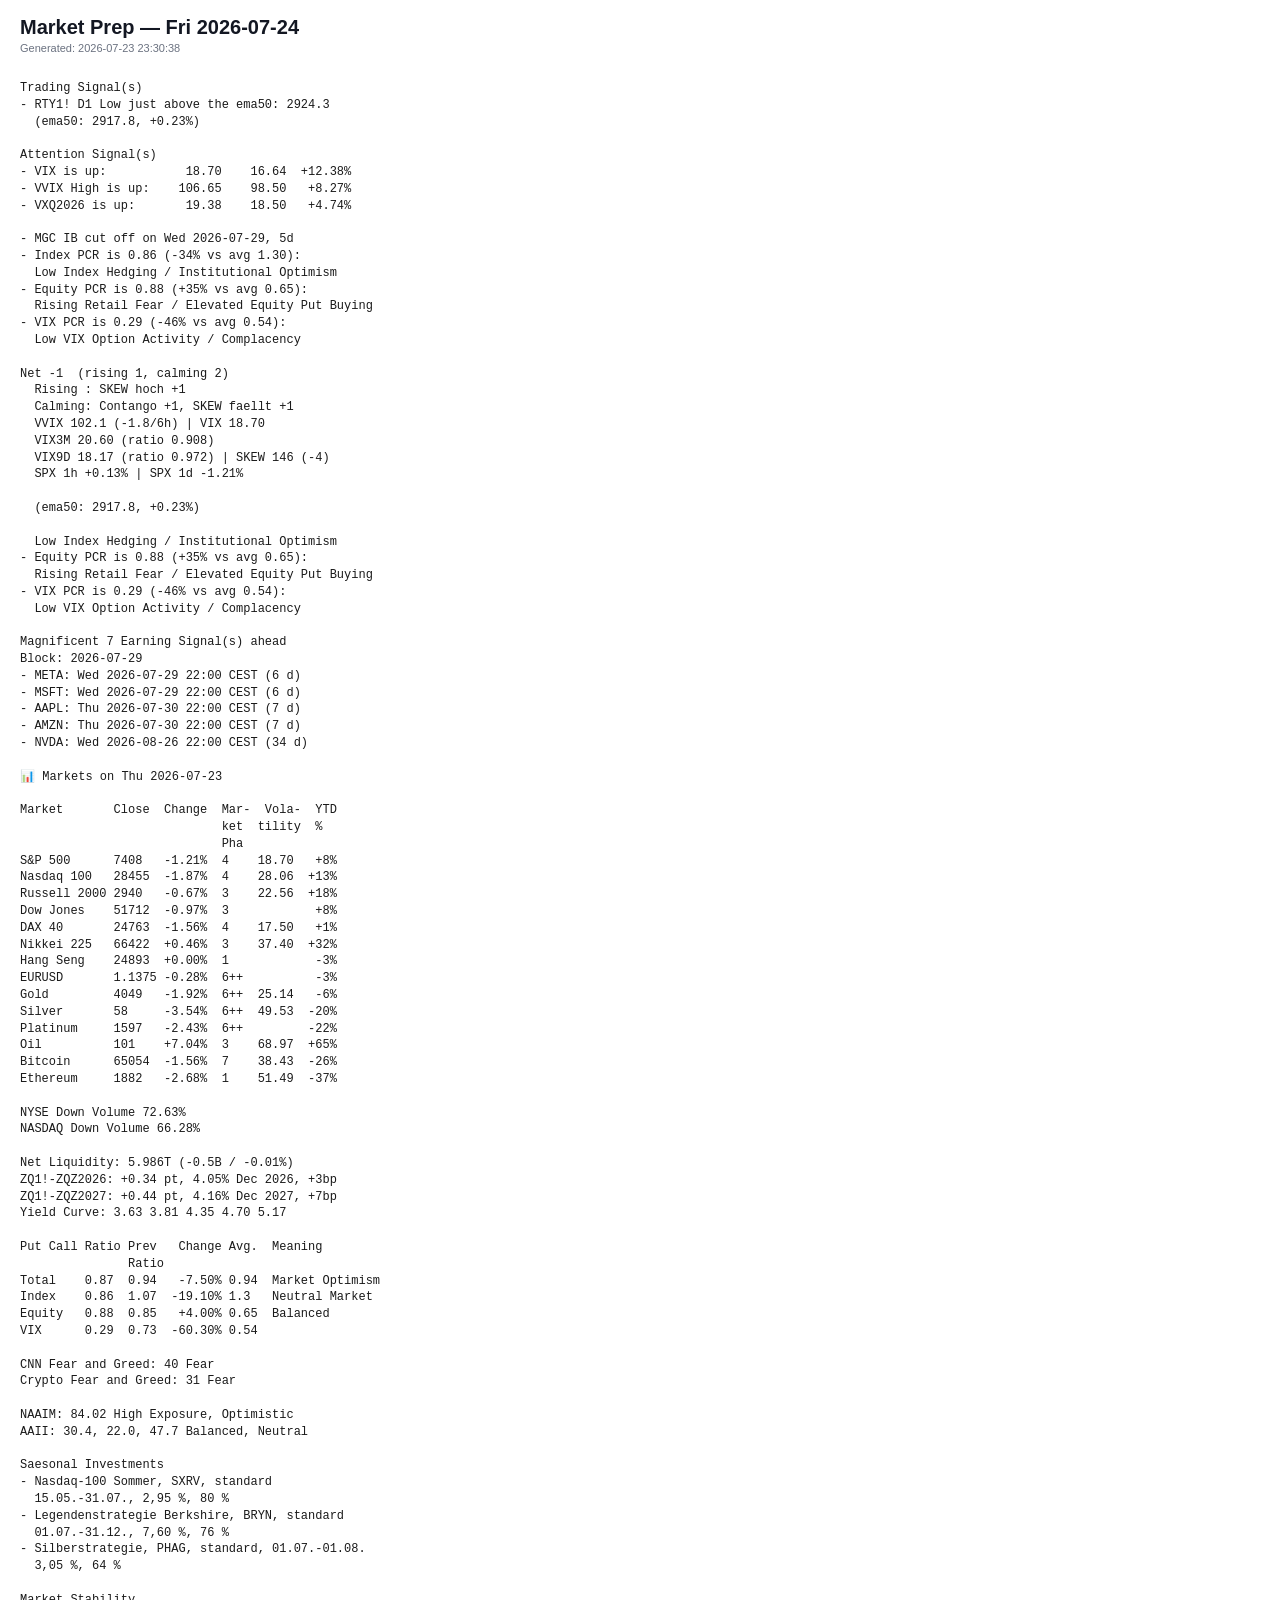
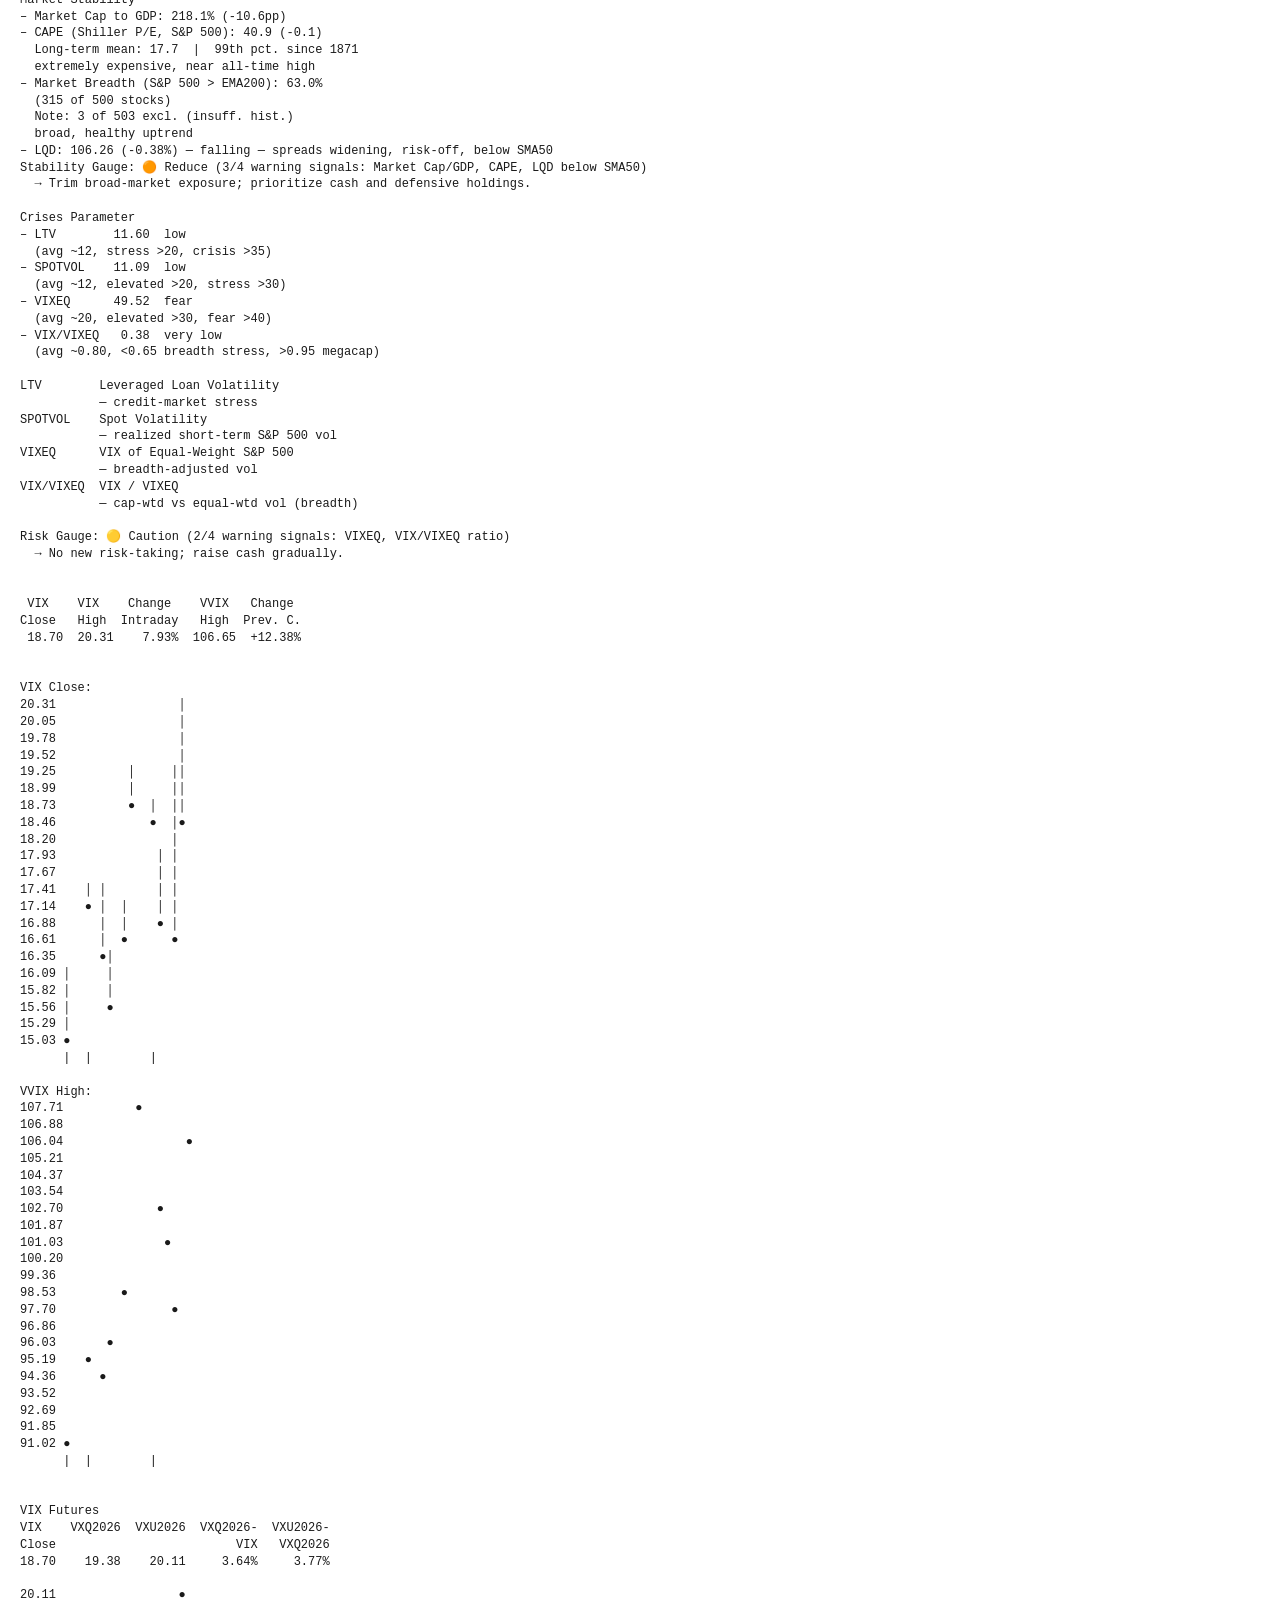
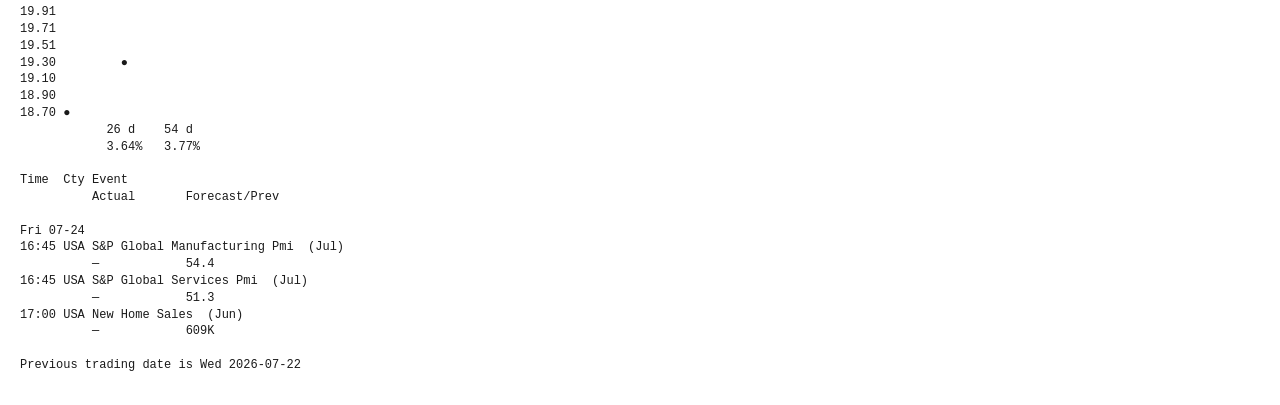
<file: market-prep/index.html>
<!doctype html>
<html lang="en">
<head>
  <meta charset="utf-8"/>
  <meta name="viewport" content="width=device-width, initial-scale=1"/>
  <title>Premarket Prep Fri 2026-07-24</title>
  <style>
    body{margin:0;background:#fff;}
    .hdr{padding:16px 20px 12px;}
    .hdr-title{font-family:"Segoe UI","Noto Sans",sans-serif;font-size:20px;font-weight:700;color:#131722;}
    .hdr-sub{font-family:"Segoe UI","Noto Sans",sans-serif;font-size:11px;color:#6b7280;margin-top:3px;}
    .content{padding:14px 20px;font-family:"Consolas","Courier New",monospace;font-size:12px;line-height:1.4;white-space:pre-wrap;color:#1a1a1a;}
    .dl{margin-top:16px;}
    .dl a{color:#2962ff;}
  </style>
</head>
<body>
  <div class="hdr">
    <div class="hdr-title">Market Prep &mdash; Fri 2026-07-24</div>
    <div class="hdr-sub">Generated: 2026-07-23 23:30:38</div>
  </div>
  <div class="content">Trading Signal(s)
- RTY1! D1 Low just above the ema50: 2924.3
  (ema50: 2917.8, +0.23%)

Attention Signal(s)
- VIX is up:           18.70    16.64  +12.38%
- VVIX High is up:    106.65    98.50   +8.27%
- VXQ2026 is up:       19.38    18.50   +4.74%

- MGC IB cut off on Wed 2026-07-29, 5d
- Index PCR is 0.86 (-34% vs avg 1.30):
  Low Index Hedging / Institutional Optimism
- Equity PCR is 0.88 (+35% vs avg 0.65):
  Rising Retail Fear / Elevated Equity Put Buying
- VIX PCR is 0.29 (-46% vs avg 0.54):
  Low VIX Option Activity / Complacency

Net -1  (rising 1, calming 2)
  Rising : SKEW hoch +1
  Calming: Contango +1, SKEW faellt +1
  VVIX 102.1 (-1.8/6h) | VIX 18.70
  VIX3M 20.60 (ratio 0.908)
  VIX9D 18.17 (ratio 0.972) | SKEW 146 (-4)
  SPX 1h +0.13% | SPX 1d -1.21%

  (ema50: 2917.8, +0.23%)

  Low Index Hedging / Institutional Optimism
- Equity PCR is 0.88 (+35% vs avg 0.65):
  Rising Retail Fear / Elevated Equity Put Buying
- VIX PCR is 0.29 (-46% vs avg 0.54):
  Low VIX Option Activity / Complacency

Magnificent 7 Earning Signal(s) ahead
Block: 2026-07-29
- META: Wed 2026-07-29 22:00 CEST (6 d)
- MSFT: Wed 2026-07-29 22:00 CEST (6 d)
- AAPL: Thu 2026-07-30 22:00 CEST (7 d)
- AMZN: Thu 2026-07-30 22:00 CEST (7 d)
- NVDA: Wed 2026-08-26 22:00 CEST (34 d)

📊 Markets on Thu 2026-07-23

Market       Close  Change  Mar-  Vola-  YTD
                            ket  tility  %
                            Pha
S&amp;P 500      7408   -1.21%  4    18.70   +8%
Nasdaq 100   28455  -1.87%  4    28.06  +13%
Russell 2000 2940   -0.67%  3    22.56  +18%
Dow Jones    51712  -0.97%  3            +8%
DAX 40       24763  -1.56%  4    17.50   +1%
Nikkei 225   66422  +0.46%  3    37.40  +32%
Hang Seng    24893  +0.00%  1            -3%
EURUSD       1.1375 -0.28%  6++          -3%
Gold         4049   -1.92%  6++  25.14   -6%
Silver       58     -3.54%  6++  49.53  -20%
Platinum     1597   -2.43%  6++         -22%
Oil          101    +7.04%  3    68.97  +65%
Bitcoin      65054  -1.56%  7    38.43  -26%
Ethereum     1882   -2.68%  1    51.49  -37%

NYSE Down Volume 72.63%
NASDAQ Down Volume 66.28%

Net Liquidity: 5.986T (-0.5B / -0.01%)
ZQ1!-ZQZ2026: +0.34 pt, 4.05% Dec 2026, +3bp
ZQ1!-ZQZ2027: +0.44 pt, 4.16% Dec 2027, +7bp
Yield Curve: 3.63 3.81 4.35 4.70 5.17

Put Call Ratio Prev   Change Avg.  Meaning
               Ratio
Total    0.87  0.94   -7.50% 0.94  Market Optimism
Index    0.86  1.07  -19.10% 1.3   Neutral Market
Equity   0.88  0.85   +4.00% 0.65  Balanced
VIX      0.29  0.73  -60.30% 0.54

CNN Fear and Greed: 40 Fear
Crypto Fear and Greed: 31 Fear

NAAIM: 84.02 High Exposure, Optimistic
AAII: 30.4, 22.0, 47.7 Balanced, Neutral

Saesonal Investments
- Nasdaq-100 Sommer, SXRV, standard
  15.05.-31.07., 2,95 %, 80 %
- Legendenstrategie Berkshire, BRYN, standard
  01.07.-31.12., 7,60 %, 76 %
- Silberstrategie, PHAG, standard, 01.07.-01.08.
  3,05 %, 64 %

Market Stability
– Market Cap to GDP: 218.1% (-10.6pp)
– CAPE (Shiller P/E, S&amp;P 500): 40.9 (-0.1)
  Long-term mean: 17.7  |  99th pct. since 1871
  extremely expensive, near all-time high
– Market Breadth (S&amp;P 500 &gt; EMA200): 63.0%
  (315 of 500 stocks)
  Note: 3 of 503 excl. (insuff. hist.)
  broad, healthy uptrend
– LQD: 106.26 (-0.38%) — falling — spreads widening, risk-off, below SMA50
Stability Gauge: 🟠 Reduce (3/4 warning signals: Market Cap/GDP, CAPE, LQD below SMA50)
  → Trim broad-market exposure; prioritize cash and defensive holdings.

Crises Parameter
– LTV        11.60  low
  (avg ~12, stress &gt;20, crisis &gt;35)
– SPOTVOL    11.09  low
  (avg ~12, elevated &gt;20, stress &gt;30)
– VIXEQ      49.52  fear
  (avg ~20, elevated &gt;30, fear &gt;40)
– VIX/VIXEQ   0.38  very low
  (avg ~0.80, &lt;0.65 breadth stress, &gt;0.95 megacap)

LTV        Leveraged Loan Volatility
           — credit-market stress
SPOTVOL    Spot Volatility
           — realized short-term S&amp;P 500 vol
VIXEQ      VIX of Equal-Weight S&amp;P 500
           — breadth-adjusted vol
VIX/VIXEQ  VIX / VIXEQ
           — cap-wtd vs equal-wtd vol (breadth)

Risk Gauge: 🟡 Caution (2/4 warning signals: VIXEQ, VIX/VIXEQ ratio)
  → No new risk-taking; raise cash gradually.


 VIX    VIX    Change    VVIX   Change
Close   High  Intraday   High  Prev. C.
 18.70  20.31    7.93%  106.65  +12.38%


VIX Close:
20.31                 │
20.05                 │
19.78                 │
19.52                 │
19.25          │     ││
18.99          │     ││
18.73          ●  │  ││
18.46             ●  │●
18.20                │
17.93              │ │
17.67              │ │
17.41    │ │       │ │
17.14    ● │  │    │ │
16.88      │  │    ● │
16.61      │  ●      ●
16.35      ●│
16.09 │     │
15.82 │     │
15.56 │     ●
15.29 │
15.03 ●
      |  |        |

VVIX High:
107.71          ●
106.88
106.04                 ●
105.21
104.37
103.54
102.70             ●
101.87
101.03              ●
100.20
99.36
98.53         ●
97.70                ●
96.86
96.03       ●
95.19    ●
94.36      ●
93.52
92.69
91.85
91.02 ●
      |  |        |


VIX Futures
VIX    VXQ2026  VXU2026  VXQ2026-  VXU2026-
Close                         VIX   VXQ2026
18.70    19.38    20.11     3.64%     3.77%

20.11                 ●
19.91
19.71
19.51
19.30         ●
19.10
18.90
18.70 ●
            26 d    54 d
            3.64%   3.77%

Time  Cty Event
          Actual       Forecast/Prev

Fri 07-24
16:45 USA S&amp;P Global Manufacturing Pmi  (Jul)
          —            54.4
16:45 USA S&amp;P Global Services Pmi  (Jul)
          —            51.3
17:00 USA New Home Sales  (Jun)
          —            609K

Previous trading date is Wed 2026-07-22
  </div>
</body>
</html>
</file>
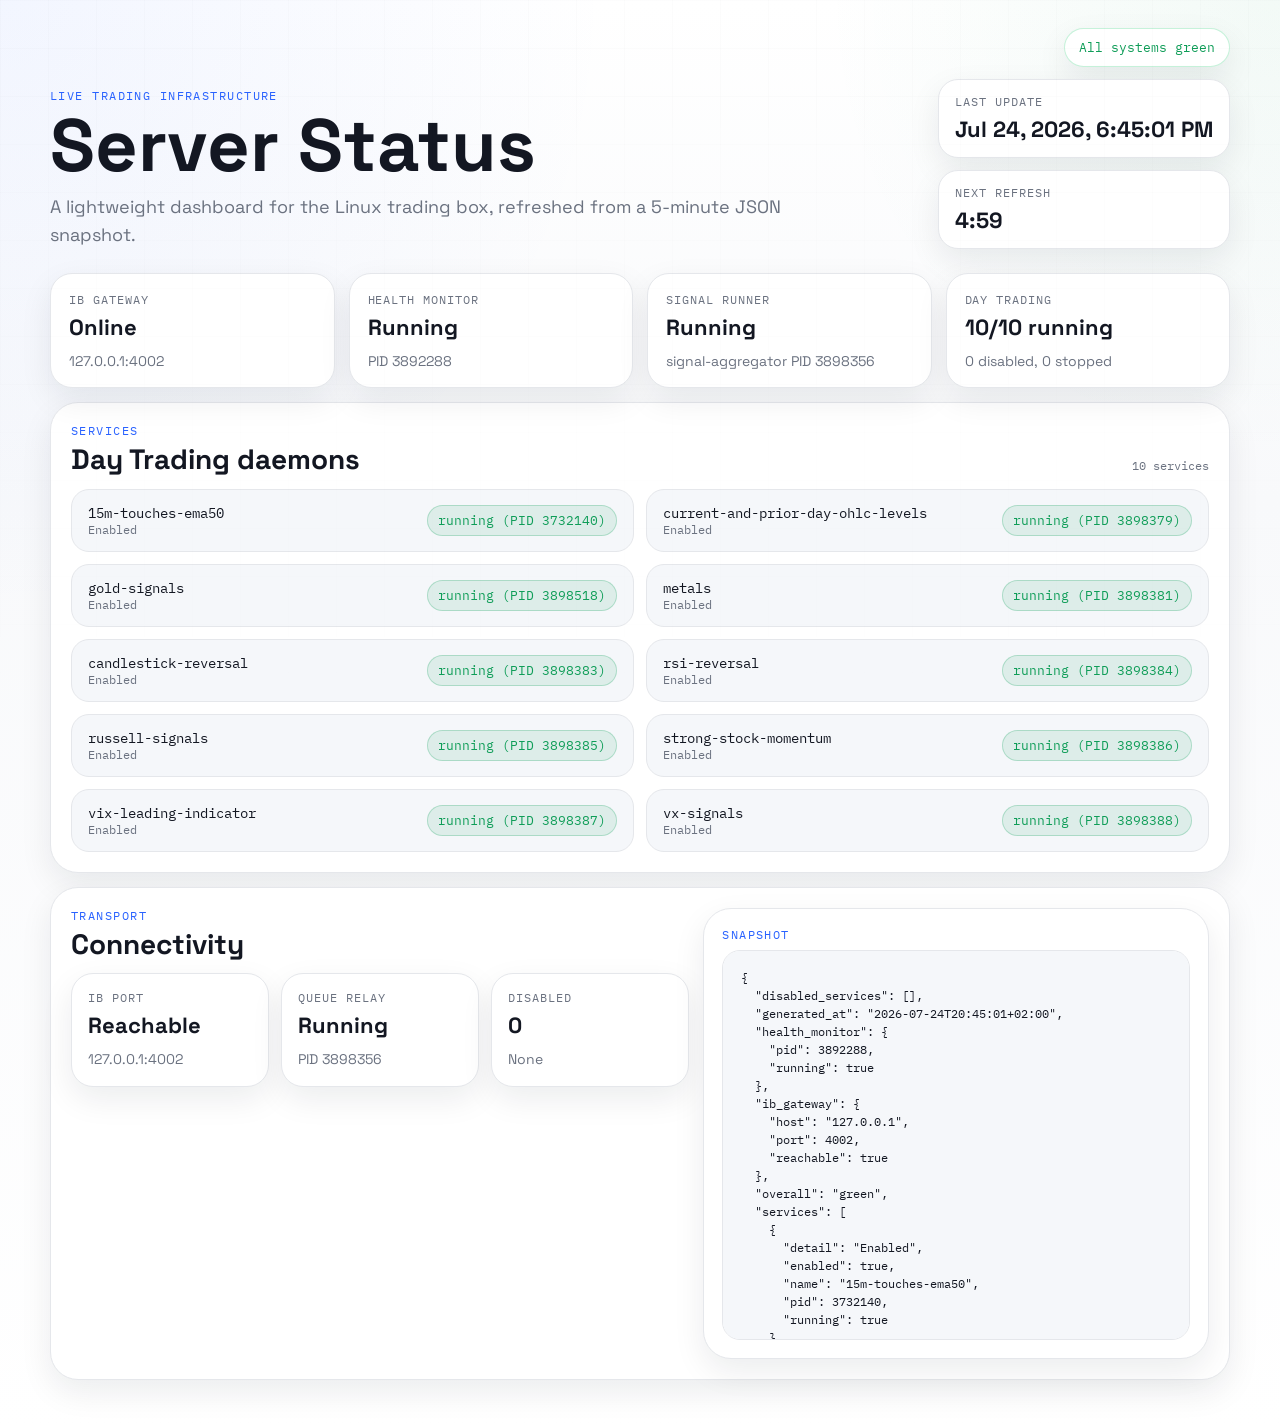
<file: server-status/index.html>
<!doctype html>
<html lang="en">
<head>
  <meta charset="utf-8">
  <meta name="viewport" content="width=device-width, initial-scale=1">
  <meta name="theme-color" content="#ffffff">
  <title>Trading Server Status</title>
  <link rel="preconnect" href="https://fonts.googleapis.com">
  <link rel="preconnect" href="https://fonts.gstatic.com" crossorigin>
  <link href="https://fonts.googleapis.com/css2?family=IBM+Plex+Mono:wght@400;500;600&family=Space+Grotesk:wght@500;700&display=swap" rel="stylesheet">
  <link rel="stylesheet" href="assets/status.css">
</head>
<body>
  <main class="shell">
    <section class="hero">
      <div>
        <p class="eyebrow">Live trading infrastructure</p>
        <h1>Server Status</h1>
        <p class="lede">A lightweight dashboard for the Linux trading box, refreshed from a 5-minute JSON snapshot.</p>
      </div>
      <div class="hero-meta">
        <div class="pill" id="overall-pill">Loading</div>
        <div class="stamp">
          <span class="label">Last update</span>
          <strong id="updated-at">--</strong>
        </div>
        <div class="stamp">
          <span class="label">Next refresh</span>
          <strong id="refresh-in">--</strong>
        </div>
      </div>
    </section>

    <section class="summary-grid" id="summary-grid">
      <article class="summary-card">
        <span class="label">IB Gateway</span>
        <strong id="ib-gateway-state">--</strong>
        <p id="ib-gateway-detail">Checking port 4002.</p>
      </article>
      <article class="summary-card">
        <span class="label">Health monitor</span>
        <strong id="health-monitor-state">--</strong>
        <p id="health-monitor-detail">Checking watchdog.</p>
      </article>
      <article class="summary-card">
        <span class="label">Signal runner</span>
        <strong id="signal-runner-state">--</strong>
        <p id="signal-runner-detail">Checking Day_Trading bundle.</p>
      </article>
      <article class="summary-card">
        <span class="label">Day Trading</span>
        <strong id="day-trading-state">--</strong>
        <p id="day-trading-detail">Counting running daemons.</p>
      </article>
    </section>

    <section class="panel">
      <div class="panel-head">
        <div>
          <p class="eyebrow">Services</p>
          <h2>Day Trading daemons</h2>
        </div>
        <div class="subtle" id="service-count">--</div>
      </div>
      <div class="service-list" id="service-list"></div>
    </section>

    <section class="panel split">
      <div>
        <div class="panel-head">
          <div>
            <p class="eyebrow">Transport</p>
            <h2>Connectivity</h2>
          </div>
        </div>
        <div class="mini-grid">
          <div class="mini-card">
            <span class="label">IB Port</span>
            <strong id="ib-port-state">--</strong>
            <p id="ib-port-detail">127.0.0.1:4002</p>
          </div>
          <div class="mini-card">
            <span class="label">Queue relay</span>
            <strong id="aggregator-state">--</strong>
            <p id="aggregator-detail">signal-aggregator.py</p>
          </div>
          <div class="mini-card">
            <span class="label">Disabled</span>
            <strong id="disabled-state">--</strong>
            <p id="disabled-detail">Intentionally paused services</p>
          </div>
        </div>
      </div>
      <div class="log-card">
        <p class="eyebrow">Snapshot</p>
        <pre id="snapshot-json">{}</pre>
      </div>
    </section>
  </main>

  <script src="assets/status.js" type="module"></script>
</body>
</html>
</file>
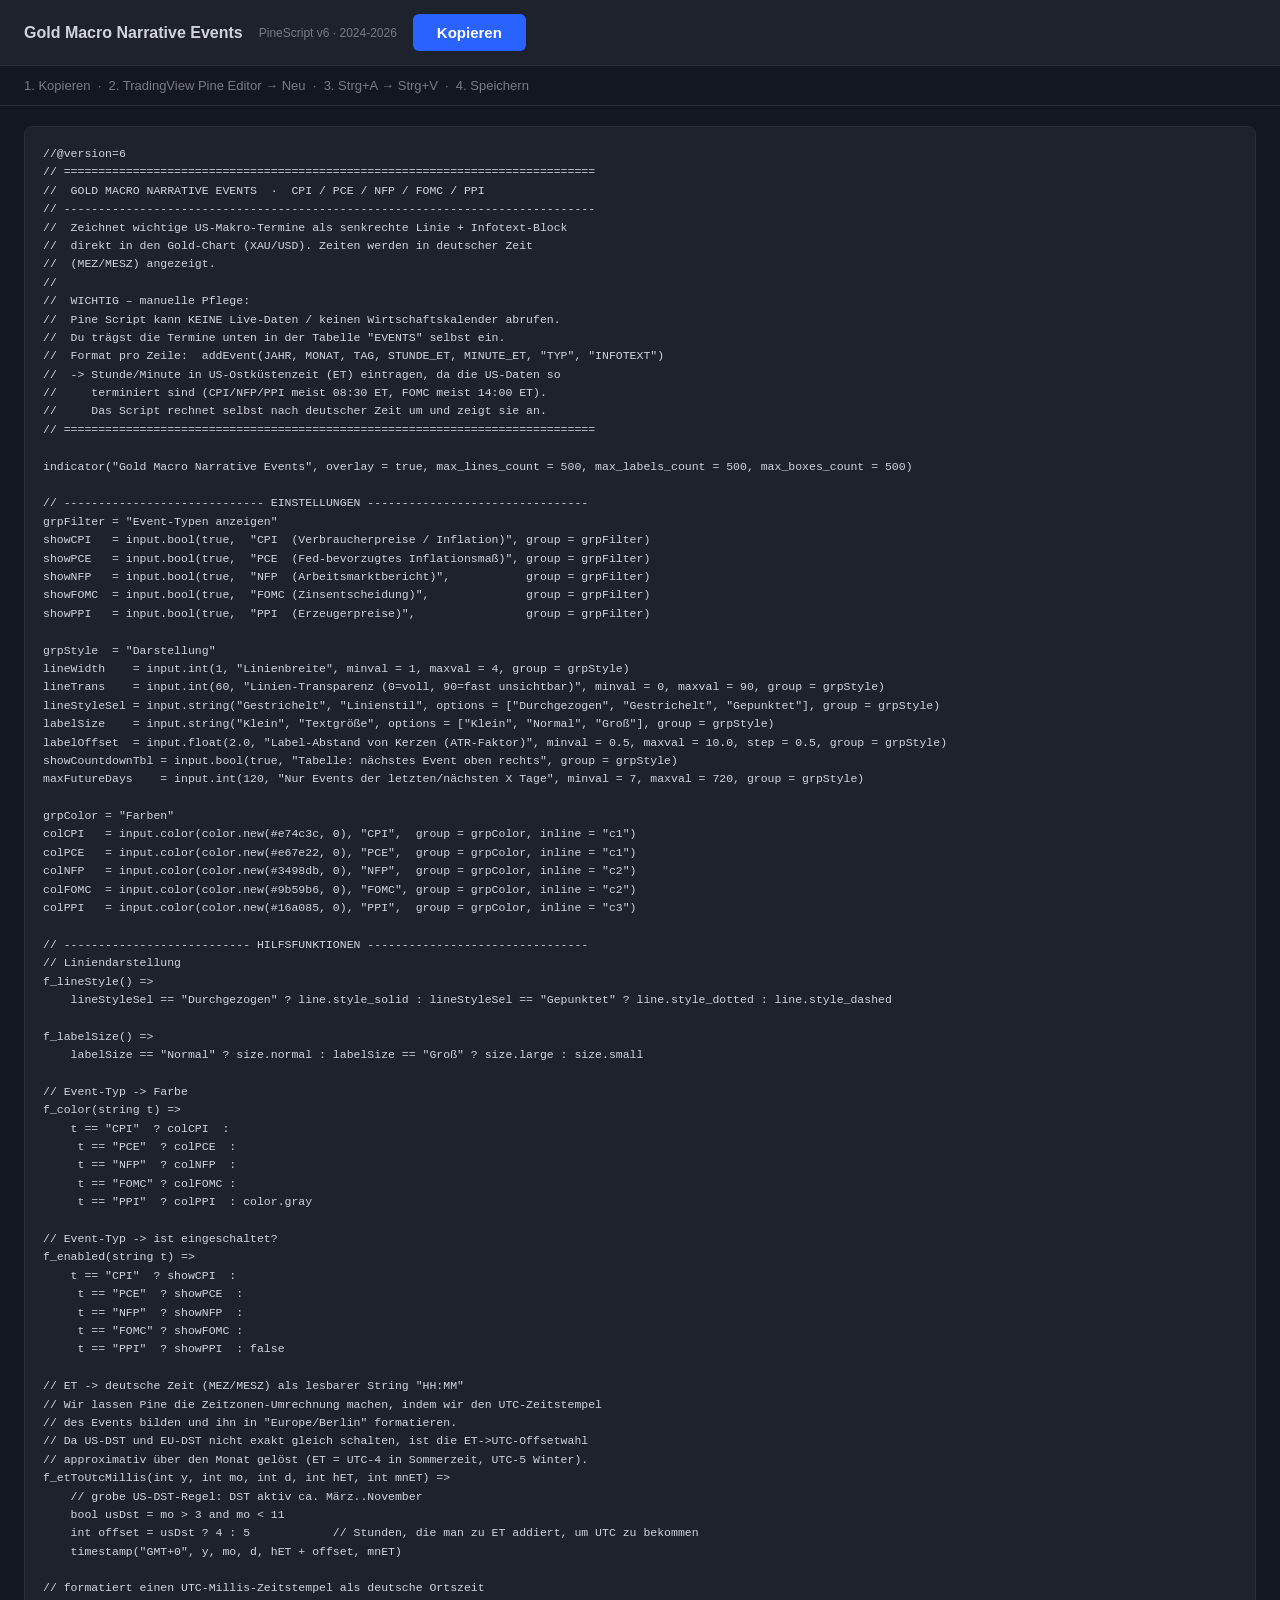
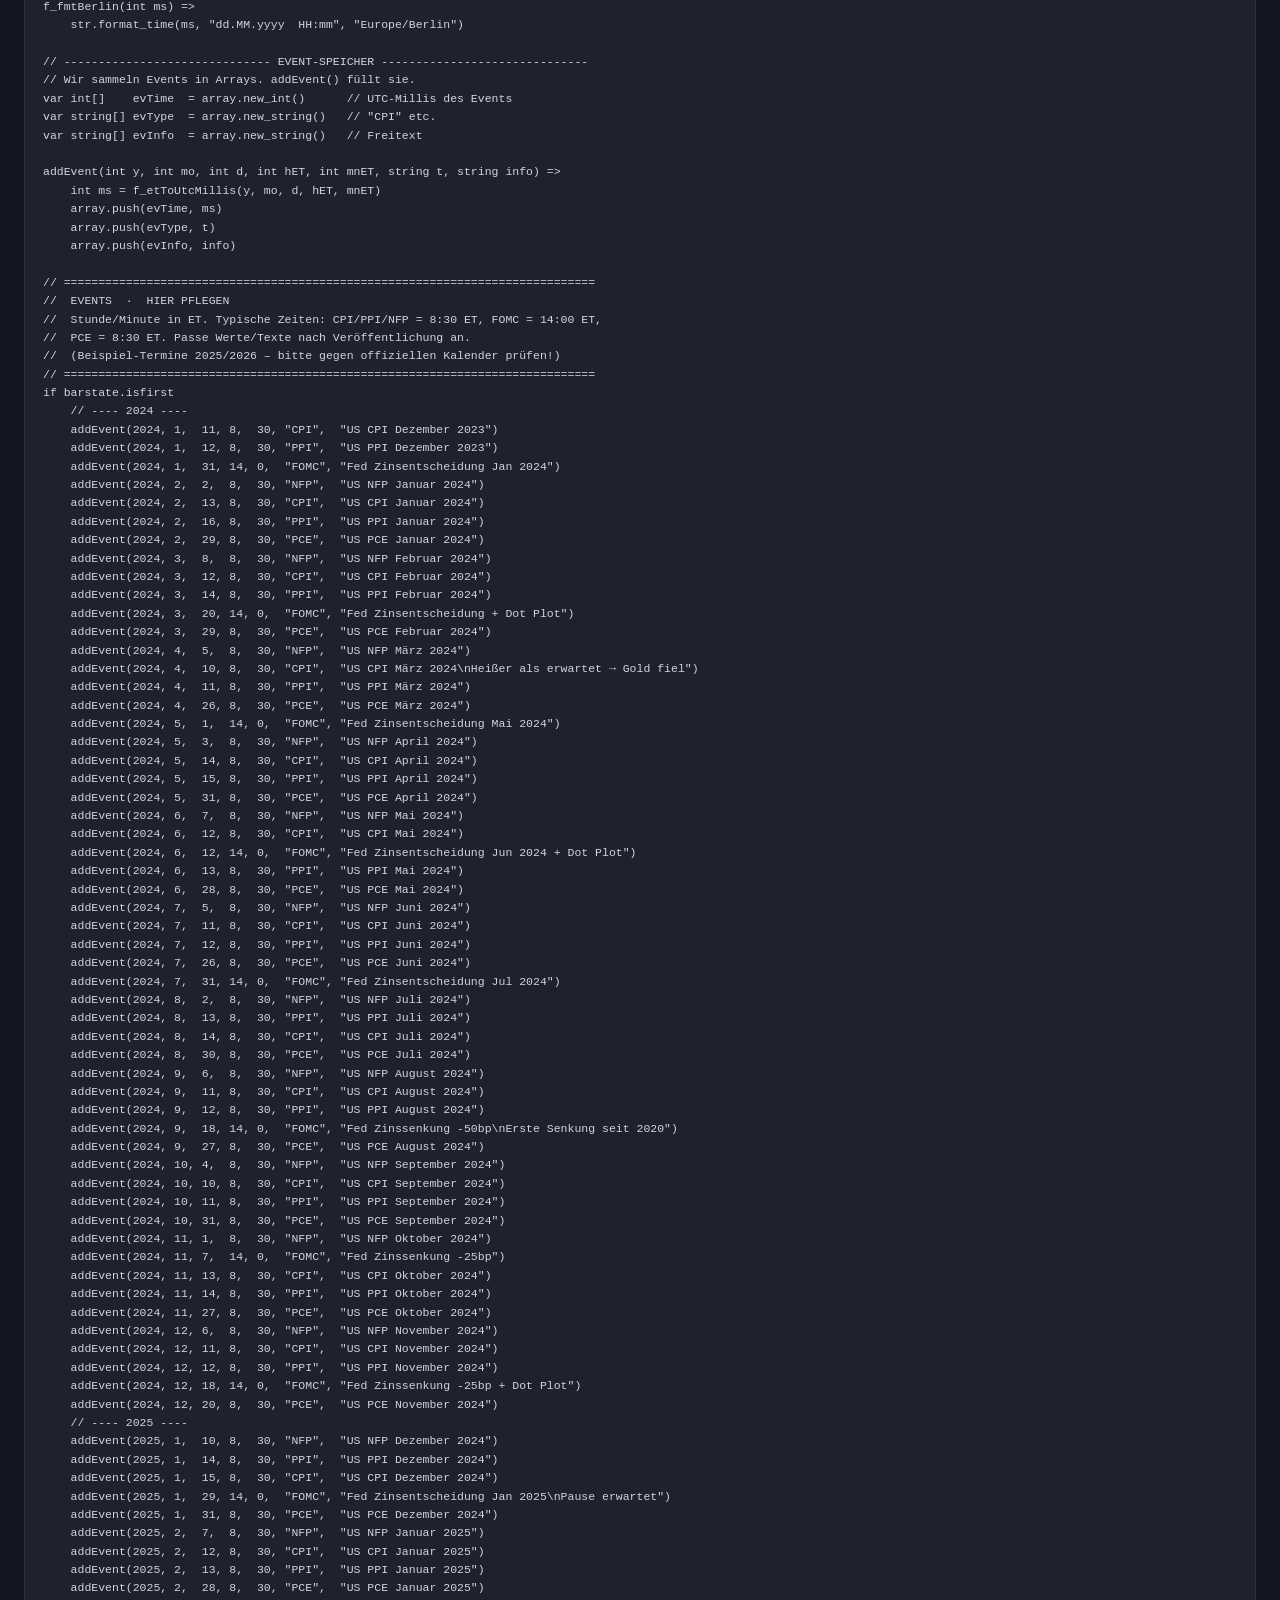
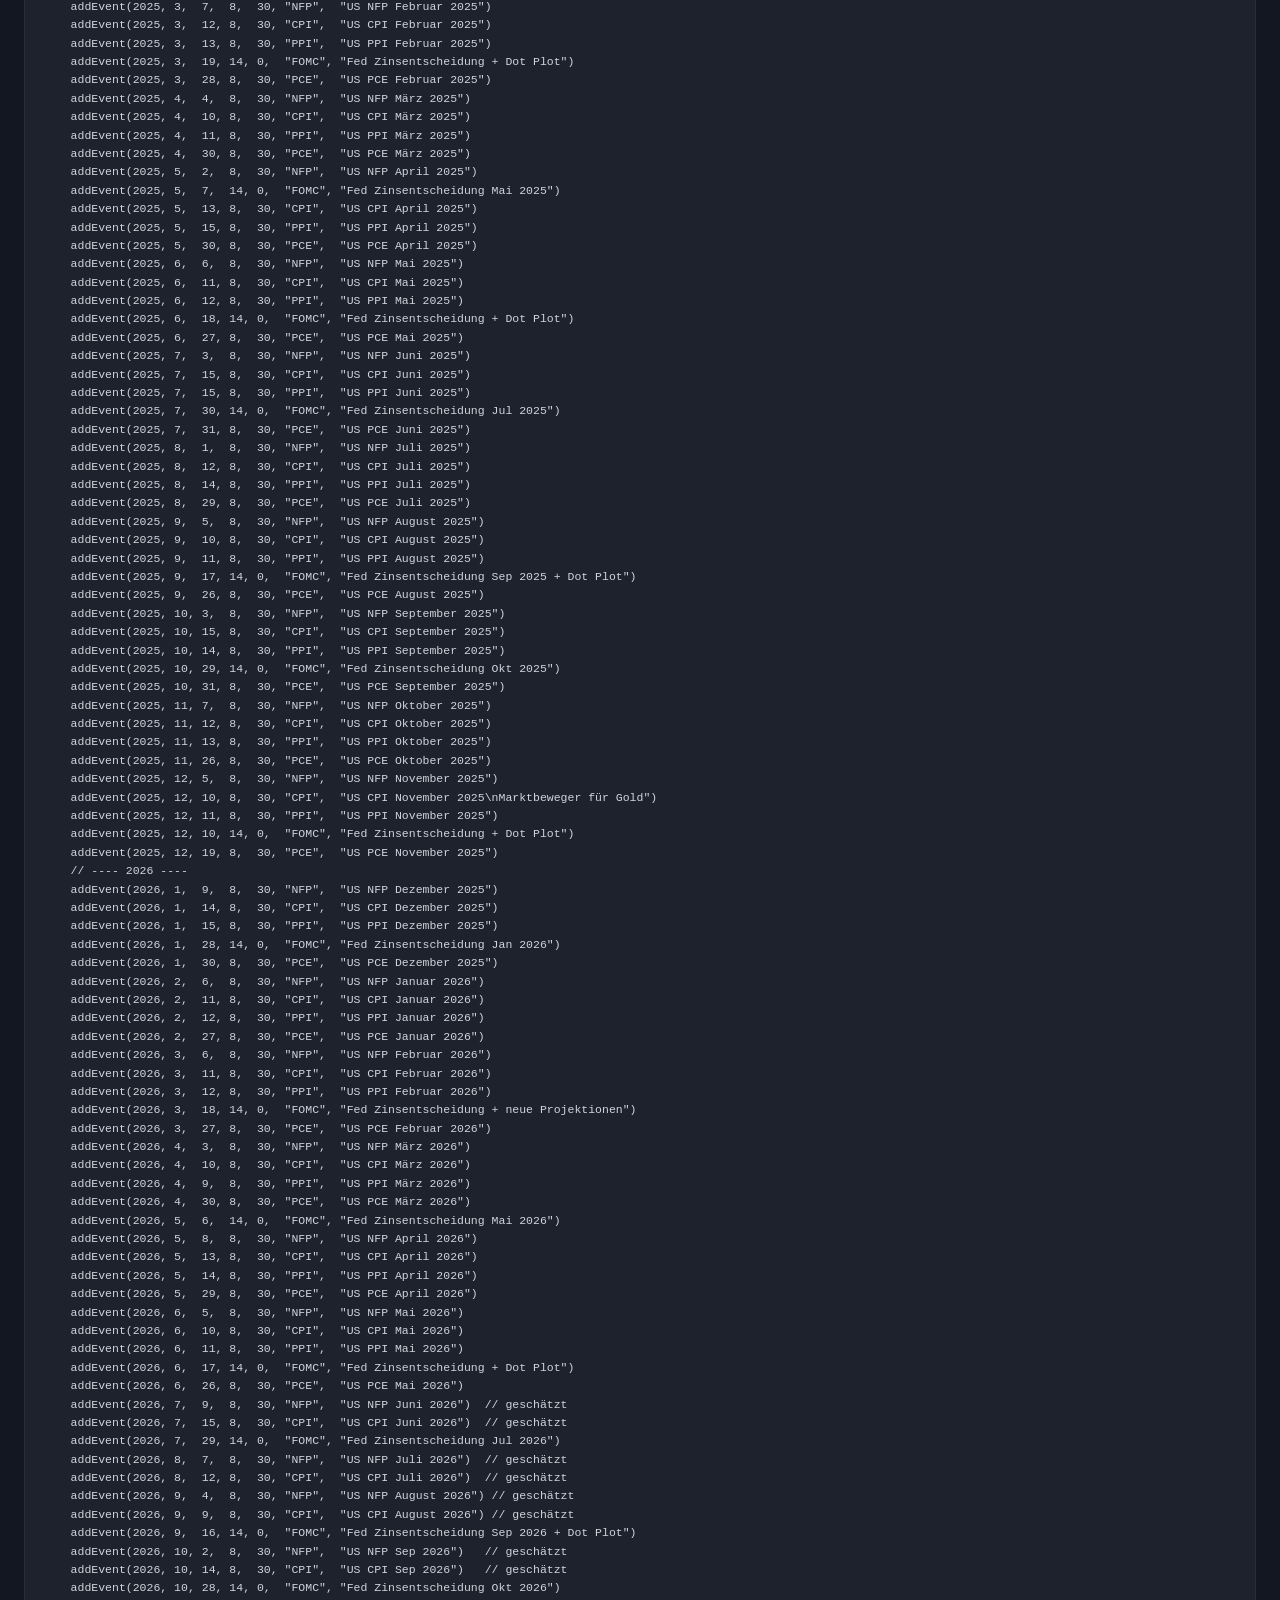
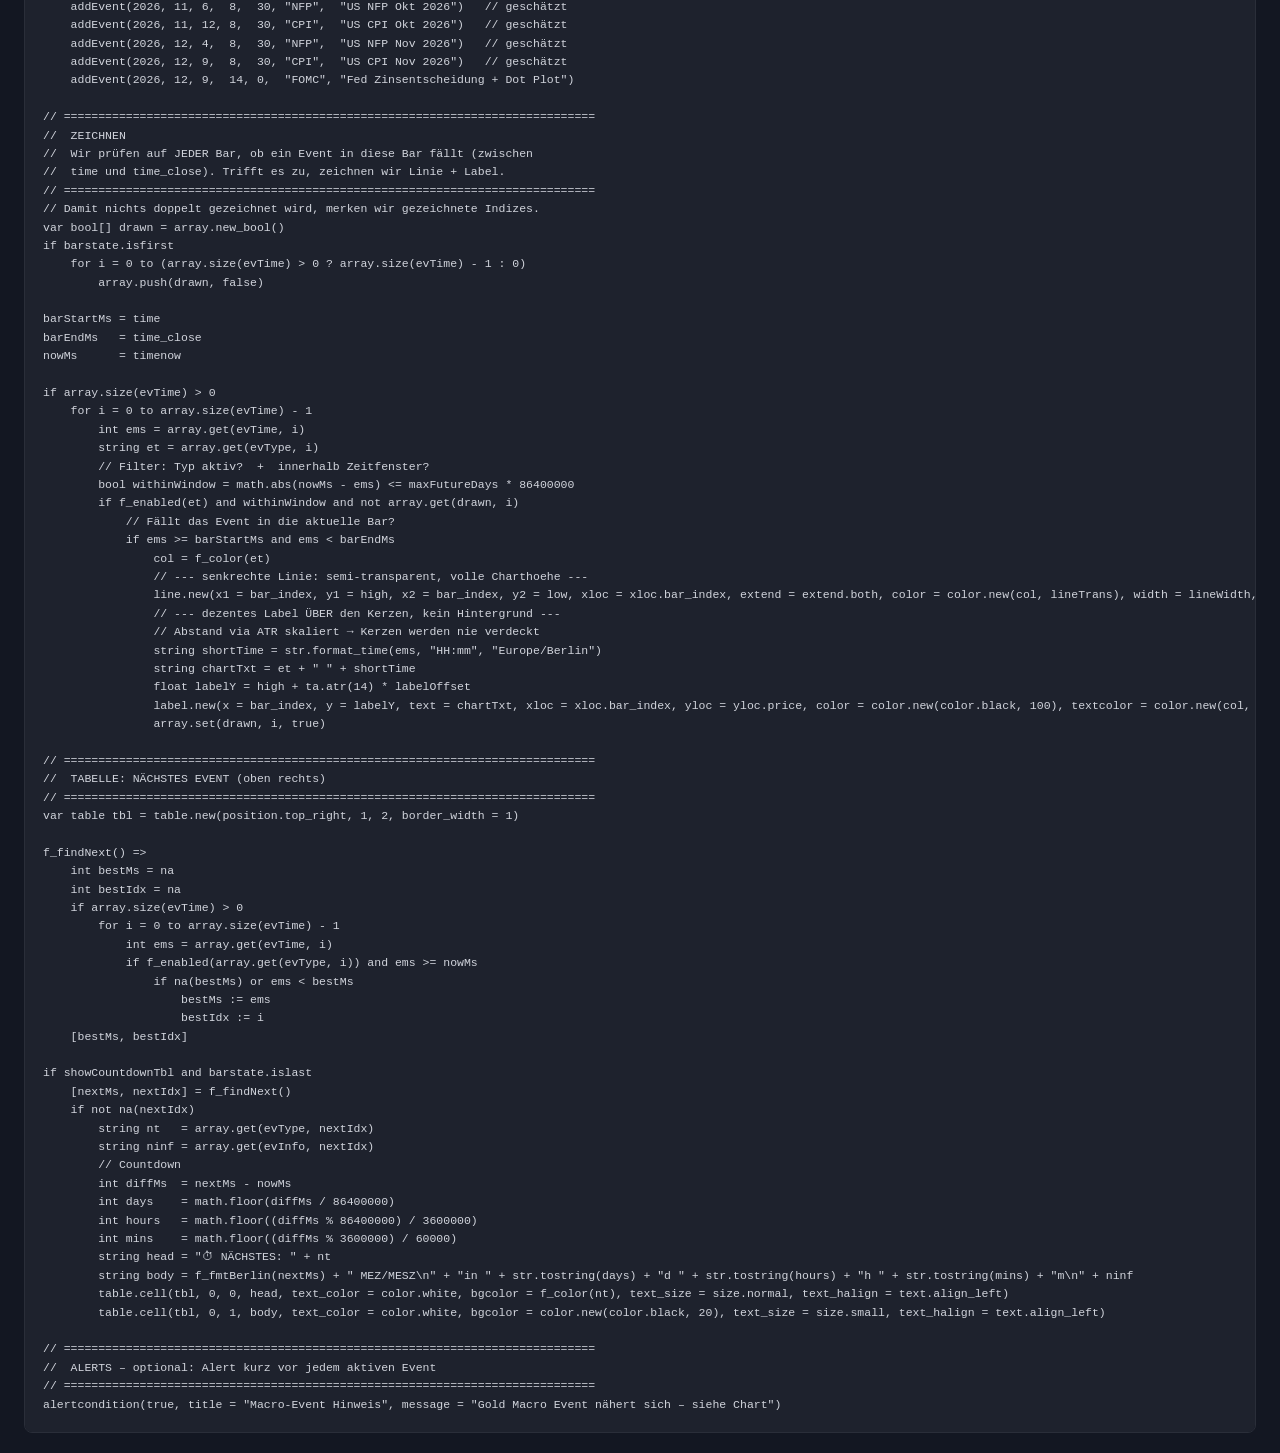
<file: pinescripts/gold/index.html>
<!doctype html>
<html lang="de">
<head>
<meta charset="UTF-8">
<meta name="viewport" content="width=device-width, initial-scale=1">
<title>Gold Macro Events PineScript</title>
<style>
  :root{--bg:#131722;--panel:#1e222d;--border:#2a2e39;--text:#d1d4dc;--muted:#787b86;--accent:#2962ff;--green:#26a69a;}
  *{box-sizing:border-box;margin:0;padding:0;}
  body{background:var(--bg);color:var(--text);font-family:-apple-system,BlinkMacSystemFont,"Segoe UI",Roboto,sans-serif;}
  .bar{background:var(--panel);border-bottom:1px solid var(--border);padding:14px 24px;display:flex;align-items:center;gap:16px;flex-wrap:wrap;}
  .btn{padding:10px 24px;border-radius:6px;border:none;cursor:pointer;font-size:15px;font-weight:700;}
  .btn-copy{background:var(--accent);color:#fff;}
  .btn-ok{background:var(--green);color:#fff;display:none;}
  .info{padding:12px 24px;font-size:13px;color:var(--muted);border-bottom:1px solid var(--border);}
  pre{margin:20px 24px;background:var(--panel);border:1px solid var(--border);border-radius:8px;padding:18px;overflow-x:auto;font-family:"Consolas","Courier New",monospace;font-size:11.5px;line-height:1.6;white-space:pre;}
</style>
</head>
<body>
<div class="bar">
  <span style="font-size:16px;font-weight:700">Gold Macro Narrative Events</span>
  <span style="font-size:12px;color:var(--muted)">PineScript v6 · 2024-2026</span>
  <button class="btn btn-copy" id="btnCopy" onclick="doCopy()">Kopieren</button>
  <button class="btn btn-ok" id="btnOk">Kopiert!</button>
</div>
<div class="info">1. Kopieren &nbsp;·&nbsp; 2. TradingView Pine Editor → Neu &nbsp;·&nbsp; 3. Strg+A → Strg+V &nbsp;·&nbsp; 4. Speichern</div>
<pre id="code"></pre>
<script>
const S="//@version=6\n// =============================================================================\n//  GOLD MACRO NARRATIVE EVENTS  \u00b7  CPI / PCE / NFP / FOMC / PPI\n// -----------------------------------------------------------------------------\n//  Zeichnet wichtige US-Makro-Termine als senkrechte Linie + Infotext-Block\n//  direkt in den Gold-Chart (XAU/USD). Zeiten werden in deutscher Zeit\n//  (MEZ/MESZ) angezeigt.\n//\n//  WICHTIG \u2013 manuelle Pflege:\n//  Pine Script kann KEINE Live-Daten / keinen Wirtschaftskalender abrufen.\n//  Du tr\u00e4gst die Termine unten in der Tabelle \"EVENTS\" selbst ein.\n//  Format pro Zeile:  addEvent(JAHR, MONAT, TAG, STUNDE_ET, MINUTE_ET, \"TYP\", \"INFOTEXT\")\n//  -> Stunde/Minute in US-Ostk\u00fcstenzeit (ET) eintragen, da die US-Daten so\n//     terminiert sind (CPI/NFP/PPI meist 08:30 ET, FOMC meist 14:00 ET).\n//     Das Script rechnet selbst nach deutscher Zeit um und zeigt sie an.\n// =============================================================================\n\nindicator(\"Gold Macro Narrative Events\", overlay = true, max_lines_count = 500, max_labels_count = 500, max_boxes_count = 500)\n\n// ----------------------------- EINSTELLUNGEN --------------------------------\ngrpFilter = \"Event-Typen anzeigen\"\nshowCPI   = input.bool(true,  \"CPI  (Verbraucherpreise / Inflation)\", group = grpFilter)\nshowPCE   = input.bool(true,  \"PCE  (Fed-bevorzugtes Inflationsma\u00df)\", group = grpFilter)\nshowNFP   = input.bool(true,  \"NFP  (Arbeitsmarktbericht)\",           group = grpFilter)\nshowFOMC  = input.bool(true,  \"FOMC (Zinsentscheidung)\",              group = grpFilter)\nshowPPI   = input.bool(true,  \"PPI  (Erzeugerpreise)\",                group = grpFilter)\n\ngrpStyle  = \"Darstellung\"\nlineWidth    = input.int(1, \"Linienbreite\", minval = 1, maxval = 4, group = grpStyle)\nlineTrans    = input.int(60, \"Linien-Transparenz (0=voll, 90=fast unsichtbar)\", minval = 0, maxval = 90, group = grpStyle)\nlineStyleSel = input.string(\"Gestrichelt\", \"Linienstil\", options = [\"Durchgezogen\", \"Gestrichelt\", \"Gepunktet\"], group = grpStyle)\nlabelSize    = input.string(\"Klein\", \"Textgr\u00f6\u00dfe\", options = [\"Klein\", \"Normal\", \"Gro\u00df\"], group = grpStyle)\nlabelOffset  = input.float(2.0, \"Label-Abstand von Kerzen (ATR-Faktor)\", minval = 0.5, maxval = 10.0, step = 0.5, group = grpStyle)\nshowCountdownTbl = input.bool(true, \"Tabelle: n\u00e4chstes Event oben rechts\", group = grpStyle)\nmaxFutureDays    = input.int(120, \"Nur Events der letzten/n\u00e4chsten X Tage\", minval = 7, maxval = 720, group = grpStyle)\n\ngrpColor = \"Farben\"\ncolCPI   = input.color(color.new(#e74c3c, 0), \"CPI\",  group = grpColor, inline = \"c1\")\ncolPCE   = input.color(color.new(#e67e22, 0), \"PCE\",  group = grpColor, inline = \"c1\")\ncolNFP   = input.color(color.new(#3498db, 0), \"NFP\",  group = grpColor, inline = \"c2\")\ncolFOMC  = input.color(color.new(#9b59b6, 0), \"FOMC\", group = grpColor, inline = \"c2\")\ncolPPI   = input.color(color.new(#16a085, 0), \"PPI\",  group = grpColor, inline = \"c3\")\n\n// --------------------------- HILFSFUNKTIONEN --------------------------------\n// Liniendarstellung\nf_lineStyle() =>\n    lineStyleSel == \"Durchgezogen\" ? line.style_solid : lineStyleSel == \"Gepunktet\" ? line.style_dotted : line.style_dashed\n\nf_labelSize() =>\n    labelSize == \"Normal\" ? size.normal : labelSize == \"Gro\u00df\" ? size.large : size.small\n\n// Event-Typ -> Farbe\nf_color(string t) =>\n    t == \"CPI\"  ? colCPI  :\n     t == \"PCE\"  ? colPCE  :\n     t == \"NFP\"  ? colNFP  :\n     t == \"FOMC\" ? colFOMC :\n     t == \"PPI\"  ? colPPI  : color.gray\n\n// Event-Typ -> ist eingeschaltet?\nf_enabled(string t) =>\n    t == \"CPI\"  ? showCPI  :\n     t == \"PCE\"  ? showPCE  :\n     t == \"NFP\"  ? showNFP  :\n     t == \"FOMC\" ? showFOMC :\n     t == \"PPI\"  ? showPPI  : false\n\n// ET -> deutsche Zeit (MEZ/MESZ) als lesbarer String \"HH:MM\"\n// Wir lassen Pine die Zeitzonen-Umrechnung machen, indem wir den UTC-Zeitstempel\n// des Events bilden und ihn in \"Europe/Berlin\" formatieren.\n// Da US-DST und EU-DST nicht exakt gleich schalten, ist die ET->UTC-Offsetwahl\n// approximativ \u00fcber den Monat gel\u00f6st (ET = UTC-4 in Sommerzeit, UTC-5 Winter).\nf_etToUtcMillis(int y, int mo, int d, int hET, int mnET) =>\n    // grobe US-DST-Regel: DST aktiv ca. M\u00e4rz..November\n    bool usDst = mo > 3 and mo < 11\n    int offset = usDst ? 4 : 5            // Stunden, die man zu ET addiert, um UTC zu bekommen\n    timestamp(\"GMT+0\", y, mo, d, hET + offset, mnET)\n\n// formatiert einen UTC-Millis-Zeitstempel als deutsche Ortszeit\nf_fmtBerlin(int ms) =>\n    str.format_time(ms, \"dd.MM.yyyy  HH:mm\", \"Europe/Berlin\")\n\n// ------------------------------ EVENT-SPEICHER ------------------------------\n// Wir sammeln Events in Arrays. addEvent() f\u00fcllt sie.\nvar int[]    evTime  = array.new_int()      // UTC-Millis des Events\nvar string[] evType  = array.new_string()   // \"CPI\" etc.\nvar string[] evInfo  = array.new_string()   // Freitext\n\naddEvent(int y, int mo, int d, int hET, int mnET, string t, string info) =>\n    int ms = f_etToUtcMillis(y, mo, d, hET, mnET)\n    array.push(evTime, ms)\n    array.push(evType, t)\n    array.push(evInfo, info)\n\n// =============================================================================\n//  EVENTS  \u00b7  HIER PFLEGEN\n//  Stunde/Minute in ET. Typische Zeiten: CPI/PPI/NFP = 8:30 ET, FOMC = 14:00 ET,\n//  PCE = 8:30 ET. Passe Werte/Texte nach Ver\u00f6ffentlichung an.\n//  (Beispiel-Termine 2025/2026 \u2013 bitte gegen offiziellen Kalender pr\u00fcfen!)\n// =============================================================================\nif barstate.isfirst\n    // ---- 2024 ----\n    addEvent(2024, 1,  11, 8,  30, \"CPI\",  \"US CPI Dezember 2023\")\n    addEvent(2024, 1,  12, 8,  30, \"PPI\",  \"US PPI Dezember 2023\")\n    addEvent(2024, 1,  31, 14, 0,  \"FOMC\", \"Fed Zinsentscheidung Jan 2024\")\n    addEvent(2024, 2,  2,  8,  30, \"NFP\",  \"US NFP Januar 2024\")\n    addEvent(2024, 2,  13, 8,  30, \"CPI\",  \"US CPI Januar 2024\")\n    addEvent(2024, 2,  16, 8,  30, \"PPI\",  \"US PPI Januar 2024\")\n    addEvent(2024, 2,  29, 8,  30, \"PCE\",  \"US PCE Januar 2024\")\n    addEvent(2024, 3,  8,  8,  30, \"NFP\",  \"US NFP Februar 2024\")\n    addEvent(2024, 3,  12, 8,  30, \"CPI\",  \"US CPI Februar 2024\")\n    addEvent(2024, 3,  14, 8,  30, \"PPI\",  \"US PPI Februar 2024\")\n    addEvent(2024, 3,  20, 14, 0,  \"FOMC\", \"Fed Zinsentscheidung + Dot Plot\")\n    addEvent(2024, 3,  29, 8,  30, \"PCE\",  \"US PCE Februar 2024\")\n    addEvent(2024, 4,  5,  8,  30, \"NFP\",  \"US NFP M\u00e4rz 2024\")\n    addEvent(2024, 4,  10, 8,  30, \"CPI\",  \"US CPI M\u00e4rz 2024\\nHei\u00dfer als erwartet \u2192 Gold fiel\")\n    addEvent(2024, 4,  11, 8,  30, \"PPI\",  \"US PPI M\u00e4rz 2024\")\n    addEvent(2024, 4,  26, 8,  30, \"PCE\",  \"US PCE M\u00e4rz 2024\")\n    addEvent(2024, 5,  1,  14, 0,  \"FOMC\", \"Fed Zinsentscheidung Mai 2024\")\n    addEvent(2024, 5,  3,  8,  30, \"NFP\",  \"US NFP April 2024\")\n    addEvent(2024, 5,  14, 8,  30, \"CPI\",  \"US CPI April 2024\")\n    addEvent(2024, 5,  15, 8,  30, \"PPI\",  \"US PPI April 2024\")\n    addEvent(2024, 5,  31, 8,  30, \"PCE\",  \"US PCE April 2024\")\n    addEvent(2024, 6,  7,  8,  30, \"NFP\",  \"US NFP Mai 2024\")\n    addEvent(2024, 6,  12, 8,  30, \"CPI\",  \"US CPI Mai 2024\")\n    addEvent(2024, 6,  12, 14, 0,  \"FOMC\", \"Fed Zinsentscheidung Jun 2024 + Dot Plot\")\n    addEvent(2024, 6,  13, 8,  30, \"PPI\",  \"US PPI Mai 2024\")\n    addEvent(2024, 6,  28, 8,  30, \"PCE\",  \"US PCE Mai 2024\")\n    addEvent(2024, 7,  5,  8,  30, \"NFP\",  \"US NFP Juni 2024\")\n    addEvent(2024, 7,  11, 8,  30, \"CPI\",  \"US CPI Juni 2024\")\n    addEvent(2024, 7,  12, 8,  30, \"PPI\",  \"US PPI Juni 2024\")\n    addEvent(2024, 7,  26, 8,  30, \"PCE\",  \"US PCE Juni 2024\")\n    addEvent(2024, 7,  31, 14, 0,  \"FOMC\", \"Fed Zinsentscheidung Jul 2024\")\n    addEvent(2024, 8,  2,  8,  30, \"NFP\",  \"US NFP Juli 2024\")\n    addEvent(2024, 8,  13, 8,  30, \"PPI\",  \"US PPI Juli 2024\")\n    addEvent(2024, 8,  14, 8,  30, \"CPI\",  \"US CPI Juli 2024\")\n    addEvent(2024, 8,  30, 8,  30, \"PCE\",  \"US PCE Juli 2024\")\n    addEvent(2024, 9,  6,  8,  30, \"NFP\",  \"US NFP August 2024\")\n    addEvent(2024, 9,  11, 8,  30, \"CPI\",  \"US CPI August 2024\")\n    addEvent(2024, 9,  12, 8,  30, \"PPI\",  \"US PPI August 2024\")\n    addEvent(2024, 9,  18, 14, 0,  \"FOMC\", \"Fed Zinssenkung -50bp\\nErste Senkung seit 2020\")\n    addEvent(2024, 9,  27, 8,  30, \"PCE\",  \"US PCE August 2024\")\n    addEvent(2024, 10, 4,  8,  30, \"NFP\",  \"US NFP September 2024\")\n    addEvent(2024, 10, 10, 8,  30, \"CPI\",  \"US CPI September 2024\")\n    addEvent(2024, 10, 11, 8,  30, \"PPI\",  \"US PPI September 2024\")\n    addEvent(2024, 10, 31, 8,  30, \"PCE\",  \"US PCE September 2024\")\n    addEvent(2024, 11, 1,  8,  30, \"NFP\",  \"US NFP Oktober 2024\")\n    addEvent(2024, 11, 7,  14, 0,  \"FOMC\", \"Fed Zinssenkung -25bp\")\n    addEvent(2024, 11, 13, 8,  30, \"CPI\",  \"US CPI Oktober 2024\")\n    addEvent(2024, 11, 14, 8,  30, \"PPI\",  \"US PPI Oktober 2024\")\n    addEvent(2024, 11, 27, 8,  30, \"PCE\",  \"US PCE Oktober 2024\")\n    addEvent(2024, 12, 6,  8,  30, \"NFP\",  \"US NFP November 2024\")\n    addEvent(2024, 12, 11, 8,  30, \"CPI\",  \"US CPI November 2024\")\n    addEvent(2024, 12, 12, 8,  30, \"PPI\",  \"US PPI November 2024\")\n    addEvent(2024, 12, 18, 14, 0,  \"FOMC\", \"Fed Zinssenkung -25bp + Dot Plot\")\n    addEvent(2024, 12, 20, 8,  30, \"PCE\",  \"US PCE November 2024\")\n    // ---- 2025 ----\n    addEvent(2025, 1,  10, 8,  30, \"NFP\",  \"US NFP Dezember 2024\")\n    addEvent(2025, 1,  14, 8,  30, \"PPI\",  \"US PPI Dezember 2024\")\n    addEvent(2025, 1,  15, 8,  30, \"CPI\",  \"US CPI Dezember 2024\")\n    addEvent(2025, 1,  29, 14, 0,  \"FOMC\", \"Fed Zinsentscheidung Jan 2025\\nPause erwartet\")\n    addEvent(2025, 1,  31, 8,  30, \"PCE\",  \"US PCE Dezember 2024\")\n    addEvent(2025, 2,  7,  8,  30, \"NFP\",  \"US NFP Januar 2025\")\n    addEvent(2025, 2,  12, 8,  30, \"CPI\",  \"US CPI Januar 2025\")\n    addEvent(2025, 2,  13, 8,  30, \"PPI\",  \"US PPI Januar 2025\")\n    addEvent(2025, 2,  28, 8,  30, \"PCE\",  \"US PCE Januar 2025\")\n    addEvent(2025, 3,  7,  8,  30, \"NFP\",  \"US NFP Februar 2025\")\n    addEvent(2025, 3,  12, 8,  30, \"CPI\",  \"US CPI Februar 2025\")\n    addEvent(2025, 3,  13, 8,  30, \"PPI\",  \"US PPI Februar 2025\")\n    addEvent(2025, 3,  19, 14, 0,  \"FOMC\", \"Fed Zinsentscheidung + Dot Plot\")\n    addEvent(2025, 3,  28, 8,  30, \"PCE\",  \"US PCE Februar 2025\")\n    addEvent(2025, 4,  4,  8,  30, \"NFP\",  \"US NFP M\u00e4rz 2025\")\n    addEvent(2025, 4,  10, 8,  30, \"CPI\",  \"US CPI M\u00e4rz 2025\")\n    addEvent(2025, 4,  11, 8,  30, \"PPI\",  \"US PPI M\u00e4rz 2025\")\n    addEvent(2025, 4,  30, 8,  30, \"PCE\",  \"US PCE M\u00e4rz 2025\")\n    addEvent(2025, 5,  2,  8,  30, \"NFP\",  \"US NFP April 2025\")\n    addEvent(2025, 5,  7,  14, 0,  \"FOMC\", \"Fed Zinsentscheidung Mai 2025\")\n    addEvent(2025, 5,  13, 8,  30, \"CPI\",  \"US CPI April 2025\")\n    addEvent(2025, 5,  15, 8,  30, \"PPI\",  \"US PPI April 2025\")\n    addEvent(2025, 5,  30, 8,  30, \"PCE\",  \"US PCE April 2025\")\n    addEvent(2025, 6,  6,  8,  30, \"NFP\",  \"US NFP Mai 2025\")\n    addEvent(2025, 6,  11, 8,  30, \"CPI\",  \"US CPI Mai 2025\")\n    addEvent(2025, 6,  12, 8,  30, \"PPI\",  \"US PPI Mai 2025\")\n    addEvent(2025, 6,  18, 14, 0,  \"FOMC\", \"Fed Zinsentscheidung + Dot Plot\")\n    addEvent(2025, 6,  27, 8,  30, \"PCE\",  \"US PCE Mai 2025\")\n    addEvent(2025, 7,  3,  8,  30, \"NFP\",  \"US NFP Juni 2025\")\n    addEvent(2025, 7,  15, 8,  30, \"CPI\",  \"US CPI Juni 2025\")\n    addEvent(2025, 7,  15, 8,  30, \"PPI\",  \"US PPI Juni 2025\")\n    addEvent(2025, 7,  30, 14, 0,  \"FOMC\", \"Fed Zinsentscheidung Jul 2025\")\n    addEvent(2025, 7,  31, 8,  30, \"PCE\",  \"US PCE Juni 2025\")\n    addEvent(2025, 8,  1,  8,  30, \"NFP\",  \"US NFP Juli 2025\")\n    addEvent(2025, 8,  12, 8,  30, \"CPI\",  \"US CPI Juli 2025\")\n    addEvent(2025, 8,  14, 8,  30, \"PPI\",  \"US PPI Juli 2025\")\n    addEvent(2025, 8,  29, 8,  30, \"PCE\",  \"US PCE Juli 2025\")\n    addEvent(2025, 9,  5,  8,  30, \"NFP\",  \"US NFP August 2025\")\n    addEvent(2025, 9,  10, 8,  30, \"CPI\",  \"US CPI August 2025\")\n    addEvent(2025, 9,  11, 8,  30, \"PPI\",  \"US PPI August 2025\")\n    addEvent(2025, 9,  17, 14, 0,  \"FOMC\", \"Fed Zinsentscheidung Sep 2025 + Dot Plot\")\n    addEvent(2025, 9,  26, 8,  30, \"PCE\",  \"US PCE August 2025\")\n    addEvent(2025, 10, 3,  8,  30, \"NFP\",  \"US NFP September 2025\")\n    addEvent(2025, 10, 15, 8,  30, \"CPI\",  \"US CPI September 2025\")\n    addEvent(2025, 10, 14, 8,  30, \"PPI\",  \"US PPI September 2025\")\n    addEvent(2025, 10, 29, 14, 0,  \"FOMC\", \"Fed Zinsentscheidung Okt 2025\")\n    addEvent(2025, 10, 31, 8,  30, \"PCE\",  \"US PCE September 2025\")\n    addEvent(2025, 11, 7,  8,  30, \"NFP\",  \"US NFP Oktober 2025\")\n    addEvent(2025, 11, 12, 8,  30, \"CPI\",  \"US CPI Oktober 2025\")\n    addEvent(2025, 11, 13, 8,  30, \"PPI\",  \"US PPI Oktober 2025\")\n    addEvent(2025, 11, 26, 8,  30, \"PCE\",  \"US PCE Oktober 2025\")\n    addEvent(2025, 12, 5,  8,  30, \"NFP\",  \"US NFP November 2025\")\n    addEvent(2025, 12, 10, 8,  30, \"CPI\",  \"US CPI November 2025\\nMarktbeweger f\u00fcr Gold\")\n    addEvent(2025, 12, 11, 8,  30, \"PPI\",  \"US PPI November 2025\")\n    addEvent(2025, 12, 10, 14, 0,  \"FOMC\", \"Fed Zinsentscheidung + Dot Plot\")\n    addEvent(2025, 12, 19, 8,  30, \"PCE\",  \"US PCE November 2025\")\n    // ---- 2026 ----\n    addEvent(2026, 1,  9,  8,  30, \"NFP\",  \"US NFP Dezember 2025\")\n    addEvent(2026, 1,  14, 8,  30, \"CPI\",  \"US CPI Dezember 2025\")\n    addEvent(2026, 1,  15, 8,  30, \"PPI\",  \"US PPI Dezember 2025\")\n    addEvent(2026, 1,  28, 14, 0,  \"FOMC\", \"Fed Zinsentscheidung Jan 2026\")\n    addEvent(2026, 1,  30, 8,  30, \"PCE\",  \"US PCE Dezember 2025\")\n    addEvent(2026, 2,  6,  8,  30, \"NFP\",  \"US NFP Januar 2026\")\n    addEvent(2026, 2,  11, 8,  30, \"CPI\",  \"US CPI Januar 2026\")\n    addEvent(2026, 2,  12, 8,  30, \"PPI\",  \"US PPI Januar 2026\")\n    addEvent(2026, 2,  27, 8,  30, \"PCE\",  \"US PCE Januar 2026\")\n    addEvent(2026, 3,  6,  8,  30, \"NFP\",  \"US NFP Februar 2026\")\n    addEvent(2026, 3,  11, 8,  30, \"CPI\",  \"US CPI Februar 2026\")\n    addEvent(2026, 3,  12, 8,  30, \"PPI\",  \"US PPI Februar 2026\")\n    addEvent(2026, 3,  18, 14, 0,  \"FOMC\", \"Fed Zinsentscheidung + neue Projektionen\")\n    addEvent(2026, 3,  27, 8,  30, \"PCE\",  \"US PCE Februar 2026\")\n    addEvent(2026, 4,  3,  8,  30, \"NFP\",  \"US NFP M\u00e4rz 2026\")\n    addEvent(2026, 4,  10, 8,  30, \"CPI\",  \"US CPI M\u00e4rz 2026\")\n    addEvent(2026, 4,  9,  8,  30, \"PPI\",  \"US PPI M\u00e4rz 2026\")\n    addEvent(2026, 4,  30, 8,  30, \"PCE\",  \"US PCE M\u00e4rz 2026\")\n    addEvent(2026, 5,  6,  14, 0,  \"FOMC\", \"Fed Zinsentscheidung Mai 2026\")\n    addEvent(2026, 5,  8,  8,  30, \"NFP\",  \"US NFP April 2026\")\n    addEvent(2026, 5,  13, 8,  30, \"CPI\",  \"US CPI April 2026\")\n    addEvent(2026, 5,  14, 8,  30, \"PPI\",  \"US PPI April 2026\")\n    addEvent(2026, 5,  29, 8,  30, \"PCE\",  \"US PCE April 2026\")\n    addEvent(2026, 6,  5,  8,  30, \"NFP\",  \"US NFP Mai 2026\")\n    addEvent(2026, 6,  10, 8,  30, \"CPI\",  \"US CPI Mai 2026\")\n    addEvent(2026, 6,  11, 8,  30, \"PPI\",  \"US PPI Mai 2026\")\n    addEvent(2026, 6,  17, 14, 0,  \"FOMC\", \"Fed Zinsentscheidung + Dot Plot\")\n    addEvent(2026, 6,  26, 8,  30, \"PCE\",  \"US PCE Mai 2026\")\n    addEvent(2026, 7,  9,  8,  30, \"NFP\",  \"US NFP Juni 2026\")  // gesch\u00e4tzt\n    addEvent(2026, 7,  15, 8,  30, \"CPI\",  \"US CPI Juni 2026\")  // gesch\u00e4tzt\n    addEvent(2026, 7,  29, 14, 0,  \"FOMC\", \"Fed Zinsentscheidung Jul 2026\")\n    addEvent(2026, 8,  7,  8,  30, \"NFP\",  \"US NFP Juli 2026\")  // gesch\u00e4tzt\n    addEvent(2026, 8,  12, 8,  30, \"CPI\",  \"US CPI Juli 2026\")  // gesch\u00e4tzt\n    addEvent(2026, 9,  4,  8,  30, \"NFP\",  \"US NFP August 2026\") // gesch\u00e4tzt\n    addEvent(2026, 9,  9,  8,  30, \"CPI\",  \"US CPI August 2026\") // gesch\u00e4tzt\n    addEvent(2026, 9,  16, 14, 0,  \"FOMC\", \"Fed Zinsentscheidung Sep 2026 + Dot Plot\")\n    addEvent(2026, 10, 2,  8,  30, \"NFP\",  \"US NFP Sep 2026\")   // gesch\u00e4tzt\n    addEvent(2026, 10, 14, 8,  30, \"CPI\",  \"US CPI Sep 2026\")   // gesch\u00e4tzt\n    addEvent(2026, 10, 28, 14, 0,  \"FOMC\", \"Fed Zinsentscheidung Okt 2026\")\n    addEvent(2026, 11, 6,  8,  30, \"NFP\",  \"US NFP Okt 2026\")   // gesch\u00e4tzt\n    addEvent(2026, 11, 12, 8,  30, \"CPI\",  \"US CPI Okt 2026\")   // gesch\u00e4tzt\n    addEvent(2026, 12, 4,  8,  30, \"NFP\",  \"US NFP Nov 2026\")   // gesch\u00e4tzt\n    addEvent(2026, 12, 9,  8,  30, \"CPI\",  \"US CPI Nov 2026\")   // gesch\u00e4tzt\n    addEvent(2026, 12, 9,  14, 0,  \"FOMC\", \"Fed Zinsentscheidung + Dot Plot\")\n\n// =============================================================================\n//  ZEICHNEN\n//  Wir pr\u00fcfen auf JEDER Bar, ob ein Event in diese Bar f\u00e4llt (zwischen\n//  time und time_close). Trifft es zu, zeichnen wir Linie + Label.\n// =============================================================================\n// Damit nichts doppelt gezeichnet wird, merken wir gezeichnete Indizes.\nvar bool[] drawn = array.new_bool()\nif barstate.isfirst\n    for i = 0 to (array.size(evTime) > 0 ? array.size(evTime) - 1 : 0)\n        array.push(drawn, false)\n\nbarStartMs = time\nbarEndMs   = time_close\nnowMs      = timenow\n\nif array.size(evTime) > 0\n    for i = 0 to array.size(evTime) - 1\n        int ems = array.get(evTime, i)\n        string et = array.get(evType, i)\n        // Filter: Typ aktiv?  +  innerhalb Zeitfenster?\n        bool withinWindow = math.abs(nowMs - ems) <= maxFutureDays * 86400000\n        if f_enabled(et) and withinWindow and not array.get(drawn, i)\n            // F\u00e4llt das Event in die aktuelle Bar?\n            if ems >= barStartMs and ems < barEndMs\n                col = f_color(et)\n                // --- senkrechte Linie: semi-transparent, volle Charthoehe ---\n                line.new(x1 = bar_index, y1 = high, x2 = bar_index, y2 = low, xloc = xloc.bar_index, extend = extend.both, color = color.new(col, lineTrans), width = lineWidth, style = f_lineStyle())\n                // --- dezentes Label \u00dcBER den Kerzen, kein Hintergrund ---\n                // Abstand via ATR skaliert \u2192 Kerzen werden nie verdeckt\n                string shortTime = str.format_time(ems, \"HH:mm\", \"Europe/Berlin\")\n                string chartTxt = et + \" \" + shortTime\n                float labelY = high + ta.atr(14) * labelOffset\n                label.new(x = bar_index, y = labelY, text = chartTxt, xloc = xloc.bar_index, yloc = yloc.price, color = color.new(color.black, 100), textcolor = color.new(col, 0), style = label.style_none, size = size.small)\n                array.set(drawn, i, true)\n\n// =============================================================================\n//  TABELLE: N\u00c4CHSTES EVENT (oben rechts)\n// =============================================================================\nvar table tbl = table.new(position.top_right, 1, 2, border_width = 1)\n\nf_findNext() =>\n    int bestMs = na\n    int bestIdx = na\n    if array.size(evTime) > 0\n        for i = 0 to array.size(evTime) - 1\n            int ems = array.get(evTime, i)\n            if f_enabled(array.get(evType, i)) and ems >= nowMs\n                if na(bestMs) or ems < bestMs\n                    bestMs := ems\n                    bestIdx := i\n    [bestMs, bestIdx]\n\nif showCountdownTbl and barstate.islast\n    [nextMs, nextIdx] = f_findNext()\n    if not na(nextIdx)\n        string nt   = array.get(evType, nextIdx)\n        string ninf = array.get(evInfo, nextIdx)\n        // Countdown\n        int diffMs  = nextMs - nowMs\n        int days    = math.floor(diffMs / 86400000)\n        int hours   = math.floor((diffMs % 86400000) / 3600000)\n        int mins    = math.floor((diffMs % 3600000) / 60000)\n        string head = \"\u23f1 N\u00c4CHSTES: \" + nt\n        string body = f_fmtBerlin(nextMs) + \" MEZ/MESZ\\n\" + \"in \" + str.tostring(days) + \"d \" + str.tostring(hours) + \"h \" + str.tostring(mins) + \"m\\n\" + ninf\n        table.cell(tbl, 0, 0, head, text_color = color.white, bgcolor = f_color(nt), text_size = size.normal, text_halign = text.align_left)\n        table.cell(tbl, 0, 1, body, text_color = color.white, bgcolor = color.new(color.black, 20), text_size = size.small, text_halign = text.align_left)\n\n// =============================================================================\n//  ALERTS \u2013 optional: Alert kurz vor jedem aktiven Event\n// =============================================================================\nalertcondition(true, title = \"Macro-Event Hinweis\", message = \"Gold Macro Event n\u00e4hert sich \u2013 siehe Chart\")\n";
document.getElementById('code').textContent=S;
function doCopy(){
  navigator.clipboard.writeText(S).then(function(){
    document.getElementById('btnCopy').style.display='none';
    var o=document.getElementById('btnOk');o.style.display='inline-block';
    setTimeout(function(){o.style.display='none';document.getElementById('btnCopy').style.display='inline-block';},3000);
  }).catch(function(){
    var t=document.createElement('textarea');t.value=S;t.style.cssText='position:fixed;opacity:0';
    document.body.appendChild(t);t.select();document.execCommand('copy');document.body.removeChild(t);
    document.getElementById('btnCopy').textContent='Kopiert!';
  });
}
</script>
</body>
</html>
</file>
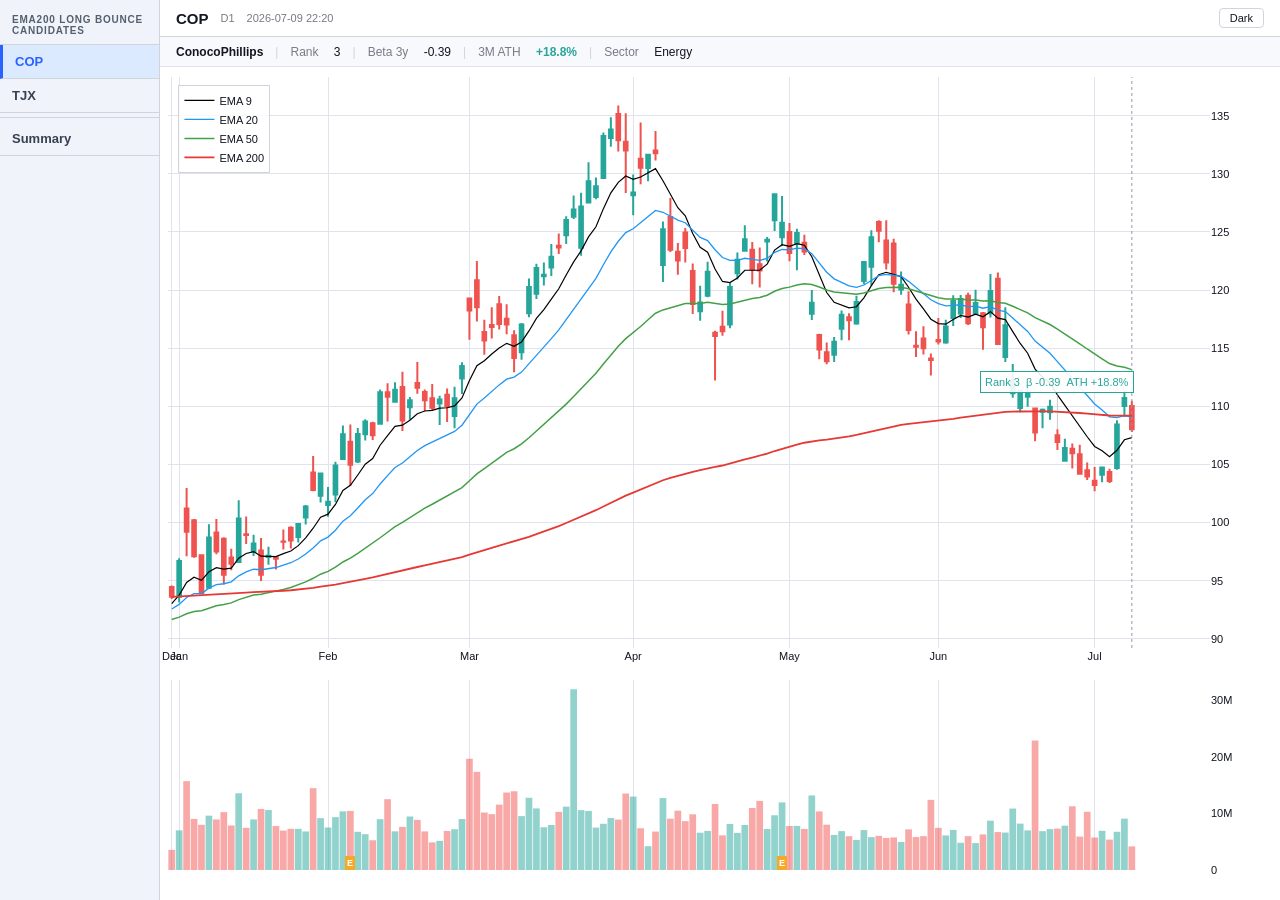
<file: screening/ema200-long-bounce.html>
<!DOCTYPE html>
<html lang="en">
<head>
<meta charset="UTF-8">
<meta name="viewport" content="width=device-width, initial-scale=1.0">
<title>EMA200 Long Bounce Candidates – 2026-07-09</title>
<script src="https://cdn.plot.ly/plotly-2.32.0.min.js" charset="utf-8"></script>
<style>
  *, *::before, *::after { box-sizing: border-box; margin: 0; padding: 0; }
  body { background: #f0f3fa; color: #131722; font-family: -apple-system, BlinkMacSystemFont, 'Segoe UI', Roboto, sans-serif; display: flex; height: 100vh; overflow: hidden; }
  #sidebar { width: 160px; background: #f0f3fa; border-right: 1px solid #d1d4dc; display: flex; flex-direction: column; overflow-y: auto; flex-shrink: 0; order: 1; }
  #sidebar h2 { font-size: 10px; text-transform: uppercase; letter-spacing: .08em; color: #555f6d; padding: 14px 12px 8px; border-bottom: 1px solid #d1d4dc; }
  .tbtn { display: block; width: 100%; padding: 9px 12px; font-size: 13px; font-weight: 600; text-align: left; background: transparent; color: #374151; border: none; border-bottom: 1px solid #d1d4dc; cursor: pointer; transition: background .1s; }
  .tbtn:hover { background: #e8eeff; }
  .tbtn.active { background: #dbeafe; color: #2962ff; border-left: 3px solid #2962ff; }
  #main { flex: 1; display: flex; flex-direction: column; min-width: 0; order: 2; }
  #hdr { padding: 8px 16px; font-size: 15px; font-weight: 700; border-bottom: 1px solid #d1d4dc; background: #ffffff; display: flex; align-items: center; gap: 12px; }
  #hdr .sub { font-size: 11px; font-weight: 400; color: #787b86; }
  #chart { flex: 1; background: #ffffff; }
  #info-bar { padding: 5px 16px; background: #f8f9fd; border-bottom: 1px solid #e0e3eb; font-size: 12px; display: flex; align-items: center; flex-wrap: wrap; gap: 4px 12px; min-height: 30px; }
  .ib-name { font-weight: 600; color: #131722; }
  .ib-sep { color: #d1d4dc; user-select: none; }
  .ib-lbl { color: #787b86; }
  .ib-val { color: #131722; font-weight: 500; }
  .ib-pos { color: #26a69a; font-weight: 600; }
  .ib-neg { color: #ef5350; font-weight: 600; }
  .ib-badge { background: #2962ff; color: #fff; font-size: 10px; font-weight: 700; padding: 1px 5px; border-radius: 3px; }
  .ib-badge-e { background: #f9a825; color: #131722; }
  #summary-panel { flex: 1; display: none; background: #ffffff; padding: 20px 24px; overflow-y: auto; font-family: 'Consolas','Monaco','Courier New',monospace; font-size: 12px; line-height: 1.7; color: #131722; white-space: pre; }
  .tbtn-sep { height: 1px; background: #d1d4dc; margin: 4px 0; }
  body.dark { background: #131722; color: #d1d4dc; }
  body.dark #sidebar { background: #1e222d; border-right-color: #2a2e39; }
  body.dark #sidebar h2 { color: #787b86; border-bottom-color: #2a2e39; }
  body.dark .tbtn { color: #d1d4dc; border-bottom-color: #2a2e39; }
  body.dark .tbtn:hover { background: #2a2e39; }
  body.dark .tbtn.active { background: #1f2d5c; color: #5b9cf6; }
  body.dark .tbtn-sep { background: #434651; }
  body.dark #hdr { background: #1e222d; border-bottom-color: #2a2e39; }
  body.dark #hdr .sub { color: #787b86; }
  body.dark #chart, body.dark #summary-panel { background: #131722; }
  body.dark #info-bar { background: #1e222d; border-bottom-color: #2a2e39; }
  body.dark .ib-name, body.dark .ib-val { color: #d1d4dc; }
  body.dark .ib-sep { color: #434651; }
  body.dark #summary-panel { color: #d1d4dc; }
  #theme-btn { margin-left: auto; padding: 3px 10px; font-size: 11px; border: 1px solid #d1d4dc; border-radius: 4px; background: transparent; cursor: pointer; color: inherit; }
  body.dark #theme-btn { border-color: #434651; }
</style>
</head>
<body>
<div id="sidebar">
  <h2>EMA200 Long Bounce Candidates</h2>
</div>
<div id="main">
  <div id="hdr">
    <span id="chart-label">–</span>
    <span class="sub">D1</span>
    <span class="sub">2026-07-09 22:20</span>
    <button id="theme-btn" onclick="toggleTheme()">Dark</button>
  </div>
  <div id="info-bar"></div>
  <div id="chart"></div>
  <div id="summary-panel"></div>
</div>
<script>
const DATA = {"COP": {"dates": ["2025-12-31", "2026-01-02", "2026-01-05", "2026-01-06", "2026-01-07", "2026-01-08", "2026-01-09", "2026-01-12", "2026-01-13", "2026-01-14", "2026-01-15", "2026-01-16", "2026-01-20", "2026-01-21", "2026-01-22", "2026-01-23", "2026-01-26", "2026-01-27", "2026-01-28", "2026-01-29", "2026-01-30", "2026-02-02", "2026-02-03", "2026-02-04", "2026-02-05", "2026-02-06", "2026-02-09", "2026-02-10", "2026-02-11", "2026-02-12", "2026-02-13", "2026-02-17", "2026-02-18", "2026-02-19", "2026-02-20", "2026-02-23", "2026-02-24", "2026-02-25", "2026-02-26", "2026-02-27", "2026-03-02", "2026-03-03", "2026-03-04", "2026-03-05", "2026-03-06", "2026-03-09", "2026-03-10", "2026-03-11", "2026-03-12", "2026-03-13", "2026-03-16", "2026-03-17", "2026-03-18", "2026-03-19", "2026-03-20", "2026-03-23", "2026-03-24", "2026-03-25", "2026-03-26", "2026-03-27", "2026-03-30", "2026-03-31", "2026-04-01", "2026-04-02", "2026-04-06", "2026-04-07", "2026-04-08", "2026-04-09", "2026-04-10", "2026-04-13", "2026-04-14", "2026-04-15", "2026-04-16", "2026-04-17", "2026-04-20", "2026-04-21", "2026-04-22", "2026-04-23", "2026-04-24", "2026-04-27", "2026-04-28", "2026-04-29", "2026-04-30", "2026-05-01", "2026-05-04", "2026-05-05", "2026-05-06", "2026-05-07", "2026-05-08", "2026-05-11", "2026-05-12", "2026-05-13", "2026-05-14", "2026-05-15", "2026-05-18", "2026-05-19", "2026-05-20", "2026-05-21", "2026-05-22", "2026-05-26", "2026-05-27", "2026-05-28", "2026-05-29", "2026-06-01", "2026-06-02", "2026-06-03", "2026-06-04", "2026-06-05", "2026-06-08", "2026-06-09", "2026-06-10", "2026-06-11", "2026-06-12", "2026-06-15", "2026-06-16", "2026-06-17", "2026-06-18", "2026-06-22", "2026-06-23", "2026-06-24", "2026-06-25", "2026-06-26", "2026-06-29", "2026-06-30", "2026-07-01", "2026-07-02", "2026-07-06", "2026-07-07", "2026-07-08", "2026-07-09", "2026-07-10", "2026-07-13", "2026-07-14", "2026-07-15", "2026-07-16", "2026-07-17", "2026-07-20", "2026-07-21", "2026-07-22", "2026-07-23"], "open": [94.45, 93.61, 101.2, 100.2, 97.19, 94.4, 99.14, 98.61, 97.0, 96.6, 98.99, 97.5, 97.6, 97.04, 97.01, 98.38, 99.55, 98.75, 100.43, 104.3, 102.31, 101.51, 102.42, 105.47, 106.95, 105.25, 107.6, 108.55, 108.5, 111.21, 110.39, 111.66, 109.92, 112.0, 111.22, 110.7, 110.24, 110.99, 109.17, 112.4, 119.28, 120.85, 116.39, 117.0, 118.77, 117.54, 116.12, 114.65, 118.0, 119.68, 121.19, 121.95, 123.8, 124.71, 126.3, 123.63, 127.53, 128.0, 129.64, 133.08, 135.15, 132.76, 128.15, 131.3, 130.5, 132.0, 122.16, 126.29, 123.3, 124.96, 121.64, 118.17, 119.51, 116.33, 116.84, 117.04, 121.44, 123.39, 123.47, 122.21, 124.17, 126.0, 124.54, 125.0, 124.01, 124.07, 117.96, 116.13, 114.64, 114.43, 116.67, 117.65, 117.13, 120.78, 122.0, 125.86, 124.27, 124.01, 120.05, 118.75, 115.21, 115.83, 114.12, 115.7, 115.48, 117.59, 117.98, 119.5, 117.97, 118.0, 118.0, 120.98, 114.25, 111.13, 109.85, 110.83, 109.81, 109.53, 109.48, 107.51, 105.31, 106.35, 105.88, 104.51, 103.6, 104.12, 104.35, 104.7, 110.03, 110.02, null, null, null, null, null, null, null, null, null, null], "high": [94.59, 96.94, 102.98, 100.31, 97.24, 99.86, 100.3, 98.73, 97.75, 101.92, 100.52, 98.95, 98.67, 97.92, 97.01, 99.41, 99.69, 99.93, 101.52, 105.72, 104.27, 103.06, 105.23, 108.34, 108.44, 108.13, 108.89, 108.68, 111.44, 111.98, 112.07, 112.97, 110.81, 113.8, 111.44, 111.91, 110.9, 111.53, 111.69, 113.79, 119.3, 122.5, 117.44, 118.52, 119.48, 118.77, 116.54, 117.16, 120.99, 122.26, 122.38, 123.96, 124.87, 126.35, 128.13, 128.36, 131.0, 129.68, 133.55, 134.87, 135.87, 135.2, 129.93, 134.41, 131.73, 133.69, 125.89, 127.91, 124.05, 125.33, 122.28, 120.36, 122.44, 116.5, 118.22, 120.62, 123.23, 125.58, 124.14, 123.65, 124.56, 128.28, 128.1, 125.76, 125.27, 124.75, 120.0, 116.24, 115.49, 115.97, 118.25, 118.01, 119.52, 122.48, 125.15, 126.0, 126.0, 124.41, 121.59, 119.89, 116.45, 116.89, 114.55, 117.6, 117.45, 119.55, 119.58, 119.77, 120.02, 118.12, 121.39, 121.52, 118.51, 113.63, 111.36, 111.89, 109.88, 109.81, 110.57, 108.03, 107.21, 106.8, 106.7, 105.17, 104.78, 104.76, 104.62, 108.81, 111.34, 110.48, null, null, null, null, null, null, null, null, null, null], "low": [93.42, 93.13, 97.11, 96.98, 93.91, 94.33, 97.28, 94.68, 95.9, 96.6, 98.16, 97.13, 94.98, 96.38, 95.97, 97.69, 97.77, 98.29, 99.84, 102.69, 101.73, 100.5, 101.75, 105.46, 103.15, 105.12, 107.06, 107.11, 108.43, 108.7, 110.39, 107.88, 108.84, 111.07, 109.58, 109.68, 108.4, 108.66, 108.11, 111.06, 115.72, 117.3, 114.43, 115.83, 116.6, 116.2, 112.93, 114.0, 117.66, 119.24, 120.4, 121.21, 123.11, 123.97, 126.11, 122.95, 127.44, 127.81, 129.64, 132.33, 131.91, 128.35, 126.44, 129.11, 129.35, 131.15, 120.7, 123.28, 121.32, 122.38, 117.95, 117.35, 119.37, 112.21, 116.07, 116.72, 120.91, 123.38, 120.49, 120.22, 122.46, 125.08, 123.77, 122.47, 121.7, 123.02, 117.42, 114.05, 113.62, 113.8, 115.68, 115.69, 117.01, 120.49, 120.39, 124.12, 121.77, 119.8, 119.6, 116.18, 114.24, 114.45, 112.64, 115.32, 115.37, 116.91, 117.6, 116.99, 117.97, 114.86, 117.64, 115.32, 113.8, 110.73, 109.48, 109.96, 106.99, 108.12, 108.85, 106.25, 105.23, 104.64, 104.13, 103.66, 102.69, 103.47, 103.4, 104.55, 109.07, 107.79, null, null, null, null, null, null, null, null, null, null], "close": [93.61, 96.7, 99.2, 97.11, 93.94, 98.72, 97.51, 95.5, 96.46, 100.34, 98.93, 98.19, 95.52, 97.15, 96.88, 98.35, 98.45, 99.87, 101.39, 102.8, 104.23, 101.79, 104.91, 107.59, 104.98, 107.62, 108.7, 107.5, 111.21, 110.83, 111.43, 108.78, 110.52, 111.59, 110.53, 109.88, 110.59, 110.01, 110.7, 113.46, 118.24, 118.52, 115.65, 116.82, 117.07, 117.03, 114.15, 117.03, 120.26, 121.89, 121.32, 122.87, 123.65, 126.02, 126.92, 127.19, 129.35, 128.93, 133.25, 133.8, 132.89, 132.0, 128.38, 130.52, 131.64, 131.77, 125.22, 123.47, 122.55, 123.62, 118.79, 118.92, 121.57, 116.04, 116.45, 120.26, 122.6, 124.37, 121.76, 121.68, 124.32, 128.25, 125.78, 123.19, 124.91, 123.32, 118.9, 114.88, 113.87, 115.55, 117.87, 117.4, 118.97, 122.41, 124.54, 125.11, 122.36, 120.55, 120.46, 116.57, 115.13, 114.99, 113.98, 115.58, 116.87, 119.05, 119.23, 117.14, 118.89, 116.79, 119.92, 115.36, 116.98, 112.26, 111.34, 111.21, 107.74, 109.7, 109.97, 106.92, 106.41, 105.96, 104.2, 103.96, 103.22, 104.73, 103.58, 108.44, 110.72, 108.02, null, null, null, null, null, null, null, null, null, null], "volume": [3551700, 7005600, 15706500, 9026900, 7988400, 9605200, 8940700, 10232900, 7868300, 13563700, 7461400, 8939200, 10796700, 10599100, 7771200, 6972800, 7278200, 7276900, 6817400, 14466900, 9169000, 7514000, 9346600, 10367100, 10441000, 6756100, 6337800, 5255300, 8984700, 12517700, 6836400, 7619400, 9456200, 8851700, 6822800, 4871900, 5152200, 6907000, 7205800, 9009900, 19667900, 17354700, 10160600, 9875700, 11554600, 13694700, 13917900, 9522800, 12766400, 10884500, 7556800, 7953100, 10273000, 11205400, 31964000, 10584000, 10439700, 7495800, 8168000, 9182900, 8913900, 13519300, 12979900, 7383800, 4210000, 6794300, 12713800, 9069400, 10487700, 8639400, 9849200, 6592500, 6904300, 11665700, 6124700, 8138900, 6562700, 7958100, 10968300, 12215400, 7241100, 9676900, 11948000, 7784300, 7793500, 7258300, 13180800, 10356600, 8009500, 6200100, 6875300, 5977100, 5316400, 7059500, 5805200, 6029000, 5665700, 5754500, 4947400, 7178800, 5828700, 5989400, 12401400, 7449900, 6113600, 7091700, 4813500, 5989900, 4758800, 6289000, 8723300, 6704700, 6616300, 10860500, 8197500, 7002200, 22893000, 6867800, 7226200, 7321200, 7836300, 11265200, 5906000, 10287200, 5744200, 6934000, 5371800, 6754700, 9079600, 4176105, null, null, null, null, null, null, null, null, null, null], "ema9": [93.0198, 93.7558, 94.8447, 95.2977, 95.0262, 95.7649, 96.114, 95.9912, 96.0849, 96.9359, 97.3348, 97.5058, 97.1086, 97.1169, 97.0695, 97.3256, 97.5505, 98.0144, 98.6895, 99.5116, 100.4553, 100.7222, 101.5598, 102.7658, 103.2087, 104.0909, 105.0127, 105.5102, 106.6502, 107.4861, 108.2749, 108.3759, 108.8047, 109.3618, 109.5954, 109.6523, 109.8399, 109.8739, 110.0391, 110.7233, 112.2266, 113.4853, 113.9182, 114.4986, 115.0129, 115.4163, 115.163, 115.5364, 116.4811, 117.5629, 118.3143, 119.2255, 120.1104, 121.2923, 122.4178, 123.3723, 124.5678, 125.4403, 127.0022, 128.3618, 129.2674, 129.8139, 129.5271, 129.7257, 130.1086, 130.4409, 129.3967, 128.2114, 127.0791, 126.3873, 124.8678, 123.6782, 123.2566, 121.8133, 120.7406, 120.6445, 121.0356, 121.7025, 121.714, 121.7072, 122.2297, 123.4338, 123.903, 123.7604, 123.9903, 123.8563, 122.865, 121.268, 119.7884, 118.9407, 118.7266, 118.4613, 118.563, 119.3324, 120.3739, 121.3211, 121.5289, 121.3331, 121.1585, 120.2408, 119.2186, 118.3729, 117.4943, 117.1115, 117.0632, 117.4605, 117.8144, 117.6795, 117.9216, 117.6953, 118.1402, 117.5842, 117.4634, 116.4227, 115.4061, 114.5669, 113.2015, 112.5012, 111.995, 110.98, 110.066, 109.2448, 108.2358, 107.3807, 106.5485, 106.1848, 105.6639, 106.2191, 107.1193, 107.2994, null, null, null, null, null, null, null, null, null, null], "ema20": [92.5647, 92.9585, 93.5529, 93.8917, 93.8963, 94.3557, 94.6561, 94.7365, 94.9006, 95.4187, 95.7531, 95.9852, 95.9409, 96.056, 96.1345, 96.3455, 96.5459, 96.8625, 97.2937, 97.8181, 98.4288, 98.7489, 99.3357, 100.1218, 100.5845, 101.2545, 101.9636, 102.4909, 103.3213, 104.0364, 104.7405, 105.1253, 105.639, 106.2058, 106.6176, 106.9283, 107.2771, 107.5373, 107.8385, 108.3739, 109.3135, 110.1904, 110.7103, 111.2922, 111.8425, 112.3365, 112.5092, 112.9398, 113.6369, 114.4229, 115.0798, 115.8217, 116.5673, 117.4675, 118.3678, 119.208, 120.1739, 121.0078, 122.1737, 123.281, 124.1961, 124.9394, 125.267, 125.7673, 126.3266, 126.845, 126.6903, 126.3836, 126.0185, 125.7901, 125.1234, 124.5326, 124.2504, 123.4685, 122.8001, 122.5581, 122.5621, 122.7343, 122.6415, 122.5499, 122.7185, 123.2453, 123.4867, 123.4585, 123.5967, 123.5704, 123.1256, 122.3403, 121.5336, 120.9637, 120.6691, 120.3577, 120.2256, 120.4336, 120.8247, 121.2328, 121.3402, 121.2649, 121.1883, 120.7484, 120.2133, 119.7159, 119.1696, 118.8277, 118.6413, 118.6802, 118.7326, 118.5809, 118.6103, 118.437, 118.5782, 118.2717, 118.1487, 117.5879, 116.9928, 116.4421, 115.6133, 115.0501, 114.5663, 113.8381, 113.1307, 112.4477, 111.6622, 110.9287, 110.1945, 109.6741, 109.0937, 109.0315, 109.1923, 109.0806, null, null, null, null, null, null, null, null, null, null], "ema50": [91.6689, 91.8662, 92.1538, 92.3482, 92.4106, 92.658, 92.8483, 92.9523, 93.0898, 93.3742, 93.592, 93.7724, 93.8409, 93.9707, 94.0848, 94.252, 94.4166, 94.6305, 94.8956, 95.2056, 95.5595, 95.8038, 96.1609, 96.6091, 96.9374, 97.3563, 97.8011, 98.1815, 98.6924, 99.1684, 99.6492, 100.0073, 100.4196, 100.8576, 101.2369, 101.5759, 101.9294, 102.2463, 102.5778, 103.0045, 103.602, 104.187, 104.6366, 105.1143, 105.5832, 106.0321, 106.3504, 106.7692, 107.2983, 107.8705, 108.3979, 108.9655, 109.5413, 110.1876, 110.8437, 111.4848, 112.1854, 112.842, 113.6423, 114.4328, 115.1566, 115.8172, 116.3098, 116.8671, 117.4464, 118.0081, 118.2909, 118.494, 118.6531, 118.8479, 118.8456, 118.8485, 118.9553, 118.8409, 118.7472, 118.8065, 118.9553, 119.1676, 119.2693, 119.3638, 119.5582, 119.899, 120.1296, 120.2497, 120.4324, 120.5457, 120.4811, 120.2615, 120.0108, 119.8359, 119.7588, 119.6663, 119.639, 119.7477, 119.9356, 120.1385, 120.2256, 120.2383, 120.247, 120.1028, 119.9078, 119.715, 119.4901, 119.3367, 119.24, 119.2325, 119.2324, 119.1504, 119.1402, 119.048, 119.0822, 118.9362, 118.8595, 118.6007, 118.316, 118.0373, 117.6335, 117.3224, 117.0341, 116.6374, 116.2364, 115.8334, 115.3771, 114.9294, 114.4702, 114.0883, 113.6762, 113.4708, 113.363, 113.1534, null, null, null, null, null, null, null, null, null, null], "ema200": [93.609, 93.6397, 93.6951, 93.729, 93.7311, 93.7808, 93.8179, 93.8346, 93.8608, 93.9252, 93.975, 94.017, 94.0319, 94.0629, 94.091, 94.1334, 94.1763, 94.233, 94.3042, 94.3887, 94.4866, 94.5593, 94.6623, 94.7909, 94.8923, 95.019, 95.1551, 95.2779, 95.4364, 95.5896, 95.7472, 95.8769, 96.0226, 96.1775, 96.3203, 96.4552, 96.5959, 96.7294, 96.8684, 97.0335, 97.2445, 97.4562, 97.6372, 97.8281, 98.0195, 98.2087, 98.3673, 98.553, 98.769, 98.9991, 99.2212, 99.4565, 99.6972, 99.9591, 100.2274, 100.4957, 100.7828, 101.0629, 101.3831, 101.7057, 102.016, 102.3143, 102.5737, 102.8518, 103.1382, 103.4231, 103.64, 103.8373, 104.0235, 104.2185, 104.3635, 104.5083, 104.6781, 104.7911, 104.9072, 105.0599, 105.2344, 105.4248, 105.5874, 105.7475, 105.9323, 106.1544, 106.3497, 106.5172, 106.7002, 106.8656, 106.9854, 107.0639, 107.1316, 107.2154, 107.3214, 107.4217, 107.5366, 107.6846, 107.8523, 108.024, 108.1667, 108.2899, 108.411, 108.4922, 108.5582, 108.6222, 108.6755, 108.7442, 108.8251, 108.9268, 109.0293, 109.11, 109.2074, 109.2828, 109.3887, 109.4481, 109.523, 109.5502, 109.5681, 109.5844, 109.566, 109.5674, 109.5714, 109.545, 109.5138, 109.4784, 109.4259, 109.3715, 109.3103, 109.2647, 109.2082, 109.2005, 109.2157, 109.2038, null, null, null, null, null, null, null, null, null, null], "earnings": ["2026-04-30", "2026-02-05"], "n_future": 10, "meta": {"name": "ConocoPhillips", "gap": null, "rel_vol": null, "sector": "Energy", "notional": null, "tags": [], "signal": "", "rank": 3, "beta": -0.39, "ath_gap": 18.8}}, "TJX": {"dates": ["2025-12-31", "2026-01-02", "2026-01-05", "2026-01-06", "2026-01-07", "2026-01-08", "2026-01-09", "2026-01-12", "2026-01-13", "2026-01-14", "2026-01-15", "2026-01-16", "2026-01-20", "2026-01-21", "2026-01-22", "2026-01-23", "2026-01-26", "2026-01-27", "2026-01-28", "2026-01-29", "2026-01-30", "2026-02-02", "2026-02-03", "2026-02-04", "2026-02-05", "2026-02-06", "2026-02-09", "2026-02-10", "2026-02-11", "2026-02-12", "2026-02-13", "2026-02-17", "2026-02-18", "2026-02-19", "2026-02-20", "2026-02-23", "2026-02-24", "2026-02-25", "2026-02-26", "2026-02-27", "2026-03-02", "2026-03-03", "2026-03-04", "2026-03-05", "2026-03-06", "2026-03-09", "2026-03-10", "2026-03-11", "2026-03-12", "2026-03-13", "2026-03-16", "2026-03-17", "2026-03-18", "2026-03-19", "2026-03-20", "2026-03-23", "2026-03-24", "2026-03-25", "2026-03-26", "2026-03-27", "2026-03-30", "2026-03-31", "2026-04-01", "2026-04-02", "2026-04-06", "2026-04-07", "2026-04-08", "2026-04-09", "2026-04-10", "2026-04-13", "2026-04-14", "2026-04-15", "2026-04-16", "2026-04-17", "2026-04-20", "2026-04-21", "2026-04-22", "2026-04-23", "2026-04-24", "2026-04-27", "2026-04-28", "2026-04-29", "2026-04-30", "2026-05-01", "2026-05-04", "2026-05-05", "2026-05-06", "2026-05-07", "2026-05-08", "2026-05-11", "2026-05-12", "2026-05-13", "2026-05-14", "2026-05-15", "2026-05-18", "2026-05-19", "2026-05-20", "2026-05-21", "2026-05-22", "2026-05-26", "2026-05-27", "2026-05-28", "2026-05-29", "2026-06-01", "2026-06-02", "2026-06-03", "2026-06-04", "2026-06-05", "2026-06-08", "2026-06-09", "2026-06-10", "2026-06-11", "2026-06-12", "2026-06-15", "2026-06-16", "2026-06-17", "2026-06-18", "2026-06-22", "2026-06-23", "2026-06-24", "2026-06-25", "2026-06-26", "2026-06-29", "2026-06-30", "2026-07-01", "2026-07-02", "2026-07-06", "2026-07-07", "2026-07-08", "2026-07-09", "2026-07-10", "2026-07-13", "2026-07-14", "2026-07-15", "2026-07-16", "2026-07-17", "2026-07-20", "2026-07-21", "2026-07-22", "2026-07-23"], "open": [155.15, 153.25, 154.0, 153.0, 154.37, 154.4, 157.92, 157.71, 156.88, 157.75, 155.75, 155.97, 157.2, 156.34, 155.94, 153.05, 152.73, 150.5, 147.38, 147.74, 147.71, 150.3, 149.69, 152.88, 154.54, 155.38, 155.4, 156.61, 153.18, 153.11, 153.92, 155.36, 156.34, 156.97, 156.06, 159.0, 158.07, 157.55, 157.82, 158.43, 160.22, 158.66, 160.01, 160.27, 159.68, 158.48, 157.27, 158.61, 157.25, 156.46, 156.58, 156.6, 154.72, 152.94, 154.27, 157.3, 156.73, 157.55, 159.58, 157.31, 157.07, 157.34, 160.46, 161.5, 160.82, 161.28, 158.43, 160.83, 164.43, 160.97, 158.49, 159.7, 160.4, 158.58, 161.03, 160.07, 159.4, 158.74, 157.69, 156.47, 158.46, 156.01, 156.1, 157.11, 155.89, 155.01, 155.85, 156.04, 155.02, 152.84, 149.0, 149.18, 146.76, 147.82, 148.19, 149.1, 152.89, 159.5, 157.5, 158.3, 160.0, 156.02, 155.15, 153.38, 152.86, 153.06, 160.0, 159.29, 159.23, 161.11, 165.65, 167.75, 169.5, 168.39, 167.57, 165.74, 164.92, 166.08, 164.87, 164.73, 163.14, 156.03, 154.71, 150.93, 152.05, 151.8, 152.99, 153.84, 154.0, 152.75, null, null, null, null, null, null, null, null, null, null], "high": [155.91, 154.35, 155.02, 154.82, 155.54, 158.55, 159.48, 158.76, 158.16, 158.11, 156.79, 157.79, 157.6, 157.0, 156.69, 153.73, 153.79, 150.91, 148.23, 148.83, 149.94, 150.49, 152.61, 155.19, 156.39, 156.34, 156.33, 157.16, 154.26, 155.59, 155.82, 156.99, 157.32, 157.32, 158.5, 160.46, 158.95, 162.68, 159.33, 161.66, 161.5, 159.72, 161.9, 161.2, 160.11, 158.93, 162.59, 159.0, 158.18, 157.87, 157.78, 156.77, 155.75, 155.59, 156.68, 157.82, 159.46, 159.91, 159.93, 158.0, 157.66, 160.33, 162.37, 162.34, 162.15, 161.46, 161.89, 165.82, 164.95, 161.25, 160.37, 161.27, 161.16, 161.4, 161.5, 160.69, 160.23, 160.53, 158.56, 158.77, 158.75, 156.64, 157.58, 158.28, 156.81, 157.13, 156.15, 157.43, 155.3, 153.88, 151.05, 149.8, 148.12, 148.37, 151.66, 152.56, 160.59, 159.98, 158.46, 159.81, 160.89, 157.63, 156.52, 154.33, 154.2, 158.07, 160.87, 161.78, 162.19, 164.87, 167.92, 170.0, 169.85, 168.74, 168.05, 167.1, 166.88, 167.29, 166.53, 166.26, 166.54, 157.13, 155.06, 152.3, 152.36, 154.26, 154.0, 155.74, 154.12, 153.9299, null, null, null, null, null, null, null, null, null, null], "low": [153.56, 152.05, 152.88, 152.13, 153.33, 153.42, 157.3, 156.8, 156.29, 154.54, 154.81, 155.71, 155.35, 155.01, 152.74, 152.47, 148.89, 147.55, 146.75, 145.83, 147.09, 148.75, 149.51, 152.63, 153.59, 154.73, 154.02, 153.06, 150.27, 151.98, 152.67, 153.41, 155.96, 155.27, 155.66, 155.75, 157.02, 154.8, 156.42, 158.4, 158.75, 155.75, 158.2, 158.97, 157.62, 155.11, 156.38, 157.15, 155.69, 155.03, 155.33, 154.39, 152.75, 152.18, 154.27, 155.6, 155.47, 156.77, 157.03, 154.46, 155.25, 156.82, 160.0, 160.16, 159.9, 157.43, 158.05, 160.54, 160.42, 157.33, 157.9, 158.95, 156.42, 158.51, 159.37, 158.48, 158.2, 157.5, 155.72, 156.47, 155.85, 155.15, 155.43, 156.0, 153.5, 154.7, 153.22, 153.42, 152.52, 147.27, 147.11, 146.14, 146.4, 147.1, 147.8, 148.71, 152.45, 156.51, 155.88, 157.0, 156.56, 153.77, 154.26, 152.43, 152.34, 153.0, 157.93, 158.65, 159.12, 160.65, 163.85, 167.33, 166.99, 164.51, 165.75, 163.44, 163.13, 164.06, 163.43, 164.07, 154.65, 153.51, 150.64, 149.61, 149.71, 150.52, 149.95, 152.47, 152.25, 150.25, null, null, null, null, null, null, null, null, null, null], "close": [153.61, 154.28, 153.84, 153.92, 154.04, 158.25, 157.81, 157.1, 158.14, 155.13, 156.16, 157.38, 156.08, 155.85, 153.42, 153.24, 150.08, 148.01, 147.79, 147.47, 149.81, 150.17, 152.07, 153.94, 155.4, 155.86, 156.24, 153.29, 150.75, 154.18, 154.46, 156.97, 157.23, 156.51, 158.23, 157.69, 157.66, 155.82, 158.69, 161.66, 159.94, 159.71, 161.73, 160.93, 159.33, 158.14, 159.53, 157.88, 155.79, 155.43, 156.02, 155.38, 152.87, 154.68, 154.98, 156.5, 158.38, 159.74, 157.57, 155.12, 155.79, 159.7, 162.03, 161.29, 161.82, 157.58, 161.64, 165.0, 161.6, 159.33, 160.28, 160.23, 157.48, 160.68, 159.69, 159.25, 158.47, 158.35, 157.03, 157.48, 157.2, 156.07, 156.75, 156.83, 154.64, 154.96, 155.45, 154.48, 153.36, 148.91, 150.26, 147.03, 147.35, 147.43, 150.25, 150.68, 159.21, 157.46, 158.27, 158.97, 157.01, 154.89, 154.75, 152.75, 153.69, 157.9, 158.63, 160.71, 159.75, 164.87, 167.66, 168.34, 168.41, 167.33, 166.32, 164.13, 163.81, 164.17, 164.35, 165.17, 155.19, 155.43, 151.23, 151.5, 151.35, 154.26, 151.31, 154.11, 152.79, 150.9, null, null, null, null, null, null, null, null, null, null], "volume": [3040400, 4064700, 5027200, 5327900, 5681800, 5950300, 4487900, 5529800, 4104000, 5371200, 4105700, 6270000, 5887600, 5511800, 5808100, 5651500, 8152500, 7093800, 6424300, 5950400, 6015900, 8782100, 5637600, 6879000, 7474700, 4708100, 4337600, 4519400, 5469400, 6172400, 3754700, 5506700, 2944200, 3933200, 5643200, 5710000, 5280900, 8042000, 5987700, 7099900, 4924400, 5060100, 4741100, 6532400, 5923100, 4620600, 5804700, 3977100, 3664300, 3123500, 4384700, 3861600, 3103400, 3889100, 7321800, 4577100, 4380000, 3606700, 4156600, 4319100, 3868100, 4199500, 4003900, 3856700, 3698100, 4308600, 4938000, 5593300, 3559400, 5208400, 4537600, 3366700, 3956100, 5190300, 4062200, 3236600, 2582000, 3179100, 3981400, 3799500, 2841000, 3545800, 4613200, 4125500, 4047000, 6108700, 7664700, 4674100, 4908200, 5770500, 5317800, 6416100, 7764800, 8988100, 6911700, 8732600, 9371800, 5855000, 4844800, 4721700, 5631000, 7647200, 12110000, 5892800, 5004200, 5865100, 5847400, 4867000, 7123800, 5663300, 7141900, 6983900, 4875300, 5819300, 5174900, 4496800, 9069800, 5211600, 4903200, 4662400, 8558600, 13745400, 7585600, 6785800, 5047700, 4918800, 5758000, 5301900, 4624800, 6025768, null, null, null, null, null, null, null, null, null, null], "ema9": [155.4573, 155.2218, 154.9455, 154.7404, 154.6003, 155.3302, 155.8262, 156.0809, 156.4928, 156.2202, 156.2082, 156.4425, 156.37, 156.266, 155.6968, 155.2055, 154.1804, 152.9463, 151.915, 151.026, 150.7828, 150.6603, 150.9422, 151.5418, 152.3134, 153.0227, 153.6662, 153.5909, 153.0228, 153.2542, 153.4954, 154.1903, 154.7982, 155.1406, 155.7585, 156.1448, 156.4478, 156.3223, 156.7958, 157.7686, 158.2029, 158.5043, 159.1495, 159.5056, 159.4705, 159.2044, 159.2695, 158.9916, 158.3513, 157.767, 157.4176, 157.0101, 156.1821, 155.8817, 155.7013, 155.8611, 156.3648, 157.0399, 157.1459, 156.7407, 156.5506, 157.1805, 158.1504, 158.7783, 159.3866, 159.0253, 159.5482, 160.6386, 160.8309, 160.5307, 160.4806, 160.4304, 159.8404, 160.0083, 159.9446, 159.8057, 159.5386, 159.3009, 158.8467, 158.5733, 158.2987, 157.8529, 157.6324, 157.4719, 156.9055, 156.5164, 156.3031, 155.9385, 155.4228, 154.1202, 153.3482, 152.0846, 151.1376, 150.3961, 150.3669, 150.4295, 152.1856, 153.2405, 154.2464, 155.1911, 155.5549, 155.4219, 155.2875, 154.78, 154.562, 155.2296, 155.9097, 156.8698, 157.4458, 158.9306, 160.6765, 162.2092, 163.4494, 164.2255, 164.6444, 164.5415, 164.3952, 164.3502, 164.3501, 164.5141, 162.6493, 161.2054, 159.2103, 157.6683, 156.4046, 155.9757, 155.0426, 154.856, 154.4428, 153.7343, null, null, null, null, null, null, null, null, null, null], "ema20": [154.4029, 154.3912, 154.3387, 154.2988, 154.2741, 154.6528, 154.9535, 155.1579, 155.4419, 155.4122, 155.4834, 155.6641, 155.7037, 155.7176, 155.4988, 155.2837, 154.7881, 154.1425, 153.5375, 152.9597, 152.6597, 152.4226, 152.389, 152.5367, 152.8094, 153.1, 153.399, 153.3886, 153.1373, 153.2366, 153.3531, 153.6976, 154.034, 154.2698, 154.647, 154.9368, 155.1962, 155.2556, 155.5827, 156.1614, 156.5213, 156.825, 157.2921, 157.6386, 157.7997, 157.8321, 157.9938, 157.983, 157.7741, 157.5509, 157.4051, 157.2122, 156.7987, 156.5969, 156.4429, 156.4483, 156.6323, 156.9283, 156.9894, 156.8114, 156.7141, 156.9985, 157.4776, 157.8407, 158.2197, 158.1588, 158.4903, 159.1103, 159.3474, 159.3458, 159.4347, 159.5105, 159.3171, 159.4469, 159.47, 159.4491, 159.3558, 159.26, 159.0477, 158.8984, 158.7366, 158.4826, 158.3176, 158.176, 157.8392, 157.565, 157.3636, 157.0889, 156.7338, 155.9887, 155.4431, 154.6418, 153.9474, 153.3267, 153.0337, 152.8095, 153.4191, 153.8039, 154.2293, 154.6808, 154.9026, 154.9014, 154.887, 154.6835, 154.5888, 154.9042, 155.259, 155.7782, 156.1564, 156.9863, 158.0028, 158.9873, 159.8847, 160.5938, 161.1392, 161.424, 161.6512, 161.8911, 162.1253, 162.4153, 161.7272, 161.1274, 160.1848, 159.3577, 158.595, 158.1822, 157.5277, 157.2022, 156.782, 156.2218, null, null, null, null, null, null, null, null, null, null], "ema50": [150.3607, 150.5144, 150.6448, 150.7733, 150.9014, 151.1896, 151.4492, 151.6708, 151.9245, 152.0502, 152.2114, 152.414, 152.5578, 152.6869, 152.7157, 152.7362, 152.6321, 152.4508, 152.268, 152.0799, 151.9909, 151.9194, 151.9253, 152.0044, 152.1375, 152.2835, 152.4387, 152.472, 152.4045, 152.4741, 152.552, 152.7253, 152.9019, 153.0434, 153.2468, 153.4211, 153.5873, 153.6748, 153.8715, 154.1769, 154.403, 154.6111, 154.8902, 155.1271, 155.2919, 155.4036, 155.5654, 155.6562, 155.6614, 155.6524, 155.6668, 155.6555, 155.5463, 155.5123, 155.4915, 155.531, 155.6427, 155.8034, 155.8727, 155.8432, 155.8411, 155.9924, 156.2292, 156.4276, 156.6391, 156.676, 156.8707, 157.1895, 157.3624, 157.4396, 157.551, 157.656, 157.6491, 157.768, 157.8434, 157.8985, 157.9209, 157.9378, 157.9022, 157.8856, 157.8587, 157.7886, 157.7478, 157.7119, 157.5914, 157.4882, 157.4083, 157.2934, 157.1392, 156.8165, 156.5594, 156.1857, 155.8392, 155.5094, 155.3031, 155.1218, 155.2822, 155.3676, 155.4814, 155.6182, 155.6728, 155.6421, 155.6071, 155.495, 155.4243, 155.5214, 155.6433, 155.842, 155.9952, 156.3432, 156.787, 157.2401, 157.6781, 158.0566, 158.3807, 158.6062, 158.8102, 159.0204, 159.2294, 159.4624, 159.2948, 159.1433, 158.8329, 158.5454, 158.2632, 158.1062, 157.8397, 157.6934, 157.5011, 157.2423, null, null, null, null, null, null, null, null, null, null], "ema200": [137.8383, 138.0019, 138.1595, 138.3163, 138.4727, 138.6695, 138.86, 139.0415, 139.2315, 139.3897, 139.5566, 139.7339, 139.8966, 140.0553, 140.1883, 140.3182, 140.4153, 140.4909, 140.5635, 140.6322, 140.7235, 140.8175, 140.9295, 141.059, 141.2017, 141.3475, 141.4957, 141.613, 141.704, 141.8281, 141.9538, 142.1032, 142.2537, 142.3956, 142.5531, 142.7037, 142.8526, 142.9816, 143.1379, 143.3222, 143.4875, 143.649, 143.8289, 143.999, 144.1516, 144.2908, 144.4424, 144.5761, 144.6877, 144.7946, 144.9063, 145.0105, 145.0887, 145.1841, 145.2816, 145.3932, 145.5225, 145.6639, 145.7824, 145.8753, 145.974, 146.1105, 146.2689, 146.4184, 146.5716, 146.6812, 146.83, 147.0108, 147.156, 147.2771, 147.4065, 147.5341, 147.6331, 147.7629, 147.8816, 147.9947, 148.0989, 148.2009, 148.2888, 148.3802, 148.468, 148.5436, 148.6253, 148.7069, 148.766, 148.8276, 148.8935, 148.9491, 148.993, 148.9921, 149.0047, 148.9851, 148.9688, 148.9535, 148.9664, 148.9835, 149.0852, 149.1686, 149.2591, 149.3557, 149.4319, 149.4862, 149.5386, 149.5705, 149.6115, 149.694, 149.7829, 149.8916, 149.9897, 150.1378, 150.3122, 150.4915, 150.6698, 150.8356, 150.9897, 151.1204, 151.2467, 151.3753, 151.5044, 151.6404, 151.6757, 151.713, 151.7082, 151.7062, 151.7026, 151.7281, 151.7239, 151.7476, 151.758, 151.7495, null, null, null, null, null, null, null, null, null, null], "earnings": ["2026-05-20", "2026-02-25"], "n_future": 10, "meta": {"name": "TJX Companies", "gap": null, "rel_vol": null, "sector": "Consumer Discretionary", "notional": null, "tags": [], "signal": "", "rank": 3, "beta": 0.35, "ath_gap": 12.7}}};
const TICKERS = ["COP", "TJX"];
const SUMMARY_TEXT = "ema200(D1) long bounce candidates, 2026-07-09\n\nTicker  Name                    Signal  Rank  Beta 3y  3M ATH Gap\n\nS&P500\n\nTJX     TJX Companies                      3     0.35      12.66%\nCOP     ConocoPhillips                     3    -0.39      18.76%\n\nList for TradingView\nCOP,TJX\n\nConsumer Discretionary  TJX\nEnergy                  COP\n\nRank scoring (mandatory conditions always count):\n- Condition 1 (mandatory): Today's low must be within 1.5% of the EMA200.\n- Condition 2 (mandatory): In the 20 trading days ending 10 days ago,\n  at least 95% of daily lows must have been above the EMA200.\n- Condition 3 (mandatory): No earnings within the last 10 trading days or the next 20 trading days.\n- Condition 4 (optional):  All daily lows in the last 63 trading days were above the EMA200.\n- Condition 5 (optional):  All daily lows in the last 126 trading days were above the EMA200.\n";

const sidebar = document.getElementById('sidebar');
TICKERS.forEach((t, i) => {
  const b = document.createElement('button');
  b.className = 'tbtn';
  b.textContent = t;
  b.onclick = () => showChart(t);
  sidebar.appendChild(b);
  if (i === 0) b.classList.add('active');
});
if (SUMMARY_TEXT) {
  const sep = document.createElement('div'); sep.className = 'tbtn-sep'; sidebar.appendChild(sep);
  const sb = document.createElement('button'); sb.className = 'tbtn'; sb.id = 'btn-summary';
  sb.innerHTML = 'Summary'; sb.onclick = showSummary; sidebar.appendChild(sb);
  document.getElementById('summary-panel').innerHTML = formatSummary(SUMMARY_TEXT);
}

function formatSummary(text) {
  return text.split('\n').map(function(line) {
    line = line.replace(/\x1b\[[0-9;]*m/g, '');
    const e = line.replace(/&/g,'&amp;').replace(/</g,'&lt;').replace(/>/g,'&gt;');
    if (!e.trim()) return '';
    return e;
  }).join('\n');
}
function showSummary() {
  document.querySelectorAll('.tbtn').forEach(b => b.classList.remove('active'));
  const sb = document.getElementById('btn-summary'); if (sb) sb.classList.add('active');
  document.getElementById('info-bar').style.display = 'none';
  document.getElementById('chart').style.display = 'none';
  document.getElementById('summary-panel').style.display = 'block';
  document.getElementById('chart-label').textContent = 'Summary';
}

function nearestDate(dates, target) {
  if (dates.includes(target)) return target;
  const t = new Date(target).getTime();
  let best = null, bestDiff = Infinity;
  dates.forEach(function(dd) {
    const diff = Math.abs(new Date(dd).getTime() - t);
    if (diff < bestDiff && diff <= 4 * 86400000) { bestDiff = diff; best = dd; }
  });
  return best;
}

function showChart(ticker) {
  document.getElementById('info-bar').style.display = '';
  document.getElementById('chart').style.display = '';
  document.getElementById('summary-panel').style.display = 'none';
  document.querySelectorAll('.tbtn').forEach(b => b.classList.toggle('active', b.textContent === ticker));
  document.getElementById('chart-label').textContent = ticker;
  const m = (DATA[ticker] || {}).meta || {};
  const ibParts = [];
  if (m.name) ibParts.push('<span class="ib-name">' + m.name + '</span>');
  if (m.gap != null) {
    const cls = m.gap >= 0 ? 'ib-pos' : 'ib-neg';
    ibParts.push('<span class="ib-sep">|</span><span class="ib-lbl">Gap </span><span class="' + cls + '">' + (m.gap >= 0 ? '+' : '') + m.gap.toFixed(2) + '%</span>');
  }
  if (m.rel_vol != null) ibParts.push('<span class="ib-sep">|</span><span class="ib-lbl">RelVol </span><span class="ib-val">' + m.rel_vol.toFixed(1) + 'x</span>');
  if (m.signal) ibParts.push('<span class="ib-sep">|</span><span class="ib-lbl">Signal </span><span class="ib-val">' + m.signal + '</span>');
  if (m.rank != null) ibParts.push('<span class="ib-sep">|</span><span class="ib-lbl">Rank </span><span class="ib-val">' + m.rank + '</span>');
  if (m.beta != null) ibParts.push('<span class="ib-sep">|</span><span class="ib-lbl">Beta 3y </span><span class="ib-val">' + m.beta.toFixed(2) + '</span>');
  if (m.ath_gap != null) { const ac = m.ath_gap >= 0 ? 'ib-pos' : 'ib-neg'; ibParts.push('<span class="ib-sep">|</span><span class="ib-lbl">3M ATH </span><span class="' + ac + '">' + (m.ath_gap >= 0 ? '+' : '') + m.ath_gap.toFixed(1) + '%</span>'); }
  if (m.higher_low != null) ibParts.push('<span class="ib-sep">|</span><span class="ib-lbl">Higher Low </span><span class="ib-val">' + (m.higher_low_date ? m.higher_low_date + ' @ ' : '') + m.higher_low.toFixed(2) + '</span>');
  if (m.prior_breakouts) ibParts.push('<span class="ib-sep">|</span><span class="ib-val">' + m.prior_breakouts + ' prior signal' + (m.prior_breakouts > 1 ? 's' : '') + '</span>');
  if (m.earnings_days != null) ibParts.push('<span class="ib-sep">|</span><span class="ib-lbl">Earn </span><span class="ib-val">' + m.earnings_days + 'd</span>');
  if (m.sector) ibParts.push('<span class="ib-sep">|</span><span class="ib-lbl">Sector </span><span class="ib-val">' + m.sector + '</span>');
  if (m.notional != null) ibParts.push('<span class="ib-sep">|</span><span class="ib-lbl">Vol </span><span class="ib-val">$' + m.notional.toFixed(0) + 'M</span>');
  if (m.tags && m.tags.length) m.tags.forEach(function(tag) {
    ibParts.push('<span class="ib-badge' + (tag === 'E' ? ' ib-badge-e' : '') + '">' + tag + '</span>');
  });
  document.getElementById('info-bar').innerHTML = ibParts.join(' ');

  const d = DATA[ticker];
  const volColors = d.close.map((c, i) =>
    (c != null && d.open[i] != null && c >= d.open[i]) ? 'rgba(38,166,154,0.5)' : 'rgba(239,83,80,0.5)');

  const traces = [
    {
      type: 'candlestick',
      x: d.dates, open: d.open, high: d.high, low: d.low, close: d.close,
      increasing: { line: { color: '#26a69a' }, fillcolor: '#26a69a' },
      decreasing: { line: { color: '#ef5350' }, fillcolor: '#ef5350' },
      name: ticker, xaxis: 'x', yaxis: 'y', showlegend: false,
    },
    { type:'scatter', x:d.dates, y:d.ema9,   mode:'lines', line:{color:'#000000',width:1.2}, name:'EMA 9',   xaxis:'x', yaxis:'y' },
    { type:'scatter', x:d.dates, y:d.ema20,  mode:'lines', line:{color:'#2196f3',width:1.3}, name:'EMA 20',  xaxis:'x', yaxis:'y' },
    { type:'scatter', x:d.dates, y:d.ema50,  mode:'lines', line:{color:'#43a047',width:1.5}, name:'EMA 50',  xaxis:'x', yaxis:'y' },
    { type:'scatter', x:d.dates, y:d.ema200, mode:'lines', line:{color:'#e53935',width:1.8}, name:'EMA 200', xaxis:'x', yaxis:'y' },
    {
      type: 'bar', x: d.dates, y: d.volume,
      marker: { color: volColors },
      name: 'Volume', xaxis: 'x', yaxis: 'y2', showlegend: false,
    },
  ];

  const bm = d.meta || {};
  const shapes = [];
  const annotations = [];

  // ── Today separator + future shading (TradingView style) ──────────
  const nFuture = d.n_future || 0;
  if (nFuture > 0 && d.dates.length > nFuture) {
    const lastReal = d.dates[d.dates.length - nFuture - 1];
    const firstFut = d.dates[d.dates.length - nFuture];
    const lastDate = d.dates[d.dates.length - 1];
    shapes.push({
      type: 'line', x0: lastReal, x1: lastReal, y0: 0.28, y1: 1,
      xref: 'x', yref: 'paper',
      line: { color: '#9598a1', width: 1, dash: 'dot' },
    });
  }

  // ── False-breakout higher-low reference line ─────────────────────
  if (bm.higher_low != null) {
    shapes.push({
      type: 'line', x0: d.dates[0], x1: d.dates[d.dates.length - 1],
      y0: bm.higher_low, y1: bm.higher_low,
      xref: 'x', yref: 'y',
      line: { color: '#2196f3', width: 1 },
    });
  }

  // ── Swing points exactly as detected by trend.py, joined by the ──
  // confirmed-trend line (blue) connecting them chronologically ─────
  // Plotly's x-axis is categorical (the explicit list of trading-day date
  // strings, incl. blank future bars). A swing point whose date isn't one
  // of those categories gets appended at the end of the axis instead of
  // placed chronologically — so points older than the chart's visible
  // window must be dropped here, or they'd render in the future zone.
  const dateSet = new Set(d.dates);
  const visibleSwings = (bm.swing_points || []).filter(function(p) { return dateSet.has(p.date); });
  if (visibleSwings.length) {
    traces.push({
      type: 'scatter',
      x: visibleSwings.map(function(p) { return p.date; }),
      y: visibleSwings.map(function(p) { return p.value; }),
      mode: 'lines',
      line: { color: '#1565c0', width: 2 },
      name: 'Trend', xaxis: 'x', yaxis: 'y', showlegend: false,
    });
  }

  // ── Earnings markers (TradingView style) ─────────────────────────
  // Badge at bottom edge of price pane, no vertical line (like TradingView)
  const todayStr = new Date().toISOString().split('T')[0];
  (d.earnings || []).forEach(function(eDate) {
    const xDate = nearestDate(d.dates, eDate);
    if (!xDate) return;
    const isFuture = eDate > todayStr;
    const color = isFuture ? '#ff9800' : '#f9a825';
    annotations.push({
      x: xDate, y: 0, xref: 'x', yref: 'paper',
      text: '<b>E</b>', showarrow: false,
      font: { color: '#ffffff', size: 9, family: 'sans-serif' },
      bgcolor: color, bordercolor: color, borderwidth: 0, borderpad: 2,
      xanchor: 'center', yanchor: 'bottom',
    });
  });

  // ── Meta label box left of last candle (Gap, RelVol, tags) ─────────
  const nf3 = d.n_future || 0;
  if (nf3 > 0 && d.dates.length > nf3) {
    const lastIdx = d.dates.length - nf3 - 1;
    const labelIdx = Math.max(0, lastIdx - 10);
    const anchorX = d.dates[labelIdx];
    const lastClose = d.close[lastIdx];
    if (lastClose != null) {
      const lineParts = [];
      if (bm.gap != null) {
        const gSign = bm.gap >= 0 ? '+' : '';
        lineParts.push('<b>' + gSign + bm.gap.toFixed(2) + '%</b>');
      }
      if (bm.rel_vol != null) lineParts.push('RelVol ' + bm.rel_vol.toFixed(1) + 'x');
      if (bm.rank != null) lineParts.push('Rank ' + bm.rank);
      if (bm.beta != null) lineParts.push('β ' + bm.beta.toFixed(2));
      if (bm.ath_gap != null) { const ags = bm.ath_gap >= 0 ? '+' : ''; lineParts.push('ATH ' + ags + bm.ath_gap.toFixed(1) + '%'); }
      if (bm.higher_low != null) lineParts.push('HL ' + bm.higher_low.toFixed(2));
      if (bm.prior_breakouts) lineParts.push(bm.prior_breakouts + ' prior');
      if (bm.signal) lineParts.push(bm.signal);
      if (bm.tags && bm.tags.length) lineParts.push(bm.tags.join(' '));
      if (lineParts.length) {
        const gColor = (bm.gap != null) ? (bm.gap >= 0 ? '#26a69a' : '#ef5350') : (bm.ath_gap != null ? (bm.ath_gap >= 0 ? '#26a69a' : '#ef5350') : '#2962ff');
        annotations.push({
          x: anchorX, y: lastClose, xref: 'x', yref: 'y',
          text: lineParts.join('  '),
          showarrow: true, arrowhead: 0, arrowcolor: 'rgba(150,150,150,0.5)', arrowwidth: 1,
          ax: 0, ay: -36,
          font: { color: gColor, size: 11, family: 'sans-serif' },
          xanchor: 'center', yanchor: 'bottom',
          bgcolor: 'rgba(255,255,255,0.9)', bordercolor: gColor, borderwidth: 1, borderpad: 4,
        });
      }
    }
  }

  // ── Month tick labels for x-axis (TradingView style) ────────────
  const MONTH_SHORT = ['Jan','Feb','Mar','Apr','May','Jun','Jul','Aug','Sep','Oct','Nov','Dec'];
  const monthTicks = { vals: [], text: [] };
  let lastMonth = -1;
  d.dates.forEach(function(dd) {
    const m = new Date(dd).getUTCMonth();
    if (m !== lastMonth) { monthTicks.vals.push(dd); monthTicks.text.push(MONTH_SHORT[m]); lastMonth = m; }
  });

  const layout = {
    paper_bgcolor: '#ffffff', plot_bgcolor: '#ffffff',
    font: { color: '#131722', size: 11 },
    margin: { l: 8, r: 70, t: 10, b: 30 },
    shapes: shapes,
    annotations: annotations,
    xaxis: {
      rangeslider: { visible: false },
      showgrid: true, gridcolor: '#e0e3eb', gridwidth: 1,
      type: 'category', tickangle: 0,
      tickvals: monthTicks.vals, ticktext: monthTicks.text,
    },
    yaxis: {
      domain: [0.28, 1],
      showgrid: true, gridcolor: '#e0e3eb', gridwidth: 1,
      side: 'right', automargin: false,
      showline: false, mirror: false, zeroline: false,
    },
    yaxis2: {
      domain: [0, 0.24],
      showgrid: false, side: 'right', automargin: false,
      showline: false, mirror: false, zeroline: false,
    },
    legend: {
      x: 0.01, y: 0.99, bgcolor: 'rgba(255,255,255,0.8)',
      bordercolor: '#d1d4dc', borderwidth: 1,
      font: { size: 11 },
    },
    showlegend: true,
    bargap: 0.1,
  };

  Plotly.react('chart', traces, layout, { responsive: true, displayModeBar: false });
}

if (TICKERS.length > 0) showChart(TICKERS[0]);
</script>
<script>
const _DL={paper_bgcolor:'#131722',plot_bgcolor:'#131722','font.color':'#d1d4dc','xaxis.gridcolor':'#1e222d','yaxis.gridcolor':'#1e222d','legend.bgcolor':'rgba(30,34,45,0.9)','legend.bordercolor':'#2a2e39'};
const _LL={paper_bgcolor:'#ffffff',plot_bgcolor:'#ffffff','font.color':'#131722','xaxis.gridcolor':'#e0e3eb','yaxis.gridcolor':'#e0e3eb','legend.bgcolor':'rgba(255,255,255,0.8)','legend.bordercolor':'#d1d4dc'};
function _applyTheme(dark){
  document.body.classList.toggle('dark',dark);
  var btn=document.getElementById('theme-btn');if(btn)btn.textContent=dark?'Light':'Dark';
  var el=document.getElementById('chart');if(el&&el.data)Plotly.relayout('chart',dark?_DL:_LL);
}
function toggleTheme(){var dark=!document.body.classList.contains('dark');localStorage.theme=dark?'dark':'light';_applyTheme(dark);}
requestAnimationFrame(function(){if(localStorage.theme==='dark')_applyTheme(true);});
</script>
</body>
</html>
</file>
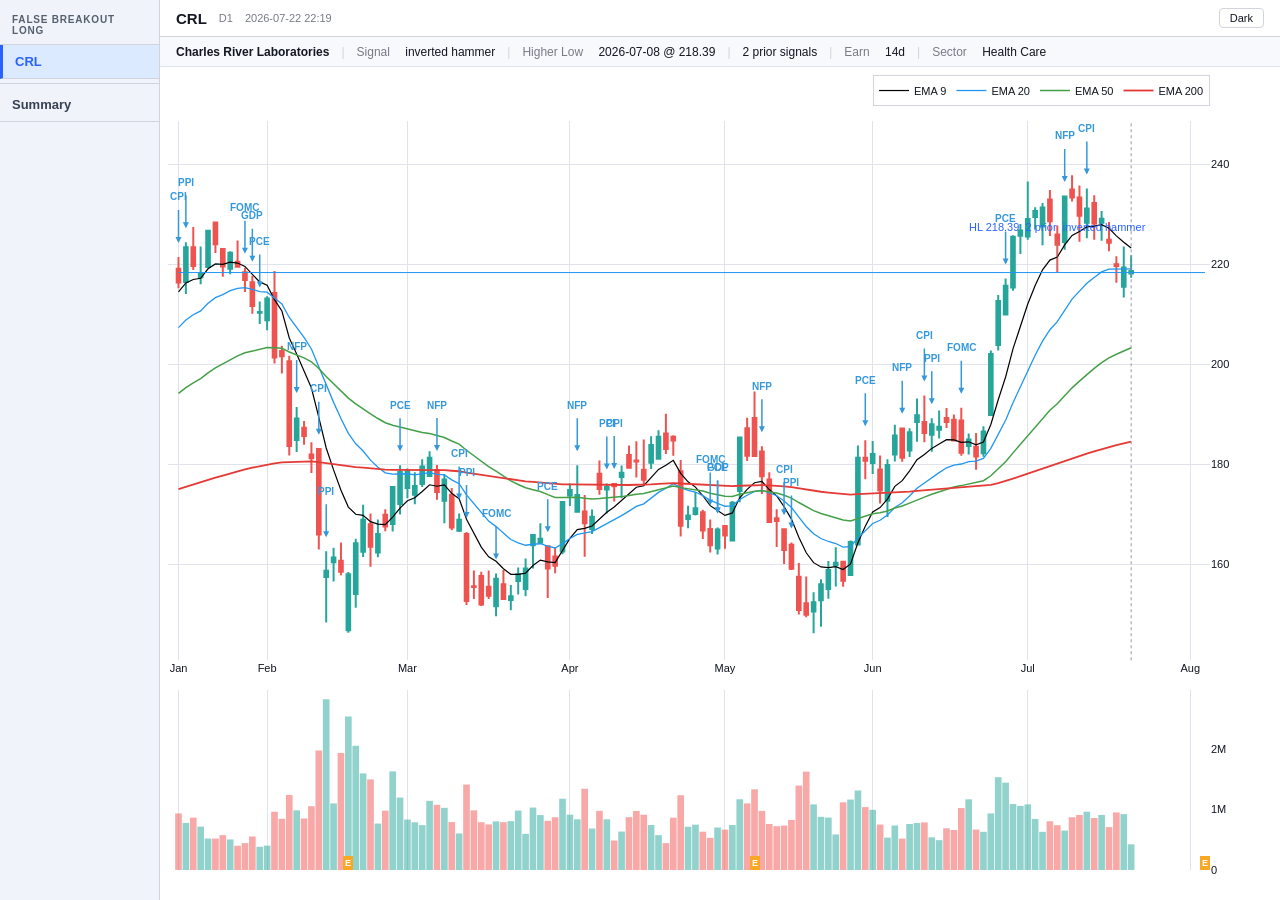
<file: screening/false-breakout-long.html>
<!DOCTYPE html>
<html lang="en">
<head>
<meta charset="UTF-8">
<meta name="viewport" content="width=device-width, initial-scale=1.0">
<title>False Breakout Long – 2026-07-22</title>
<script src="https://cdn.plot.ly/plotly-2.32.0.min.js" charset="utf-8"></script>
<style>
  *, *::before, *::after { box-sizing: border-box; margin: 0; padding: 0; }
  body { background: #f0f3fa; color: #131722; font-family: -apple-system, BlinkMacSystemFont, 'Segoe UI', Roboto, sans-serif; display: flex; height: 100vh; overflow: hidden; }
  #sidebar { width: 160px; background: #f0f3fa; border-right: 1px solid #d1d4dc; display: flex; flex-direction: column; overflow-y: auto; flex-shrink: 0; order: 1; }
  #sidebar h2 { font-size: 10px; text-transform: uppercase; letter-spacing: .08em; color: #555f6d; padding: 14px 12px 8px; border-bottom: 1px solid #d1d4dc; }
  .tbtn { display: block; width: 100%; padding: 9px 12px; font-size: 13px; font-weight: 600; text-align: left; background: transparent; color: #374151; border: none; border-bottom: 1px solid #d1d4dc; cursor: pointer; transition: background .1s; }
  .tbtn:hover { background: #e8eeff; }
  .tbtn.active { background: #dbeafe; color: #2962ff; border-left: 3px solid #2962ff; }
  #main { flex: 1; display: flex; flex-direction: column; min-width: 0; order: 2; }
  #hdr { padding: 8px 16px; font-size: 15px; font-weight: 700; border-bottom: 1px solid #d1d4dc; background: #ffffff; display: flex; align-items: center; gap: 12px; }
  #hdr .sub { font-size: 11px; font-weight: 400; color: #787b86; }
  #chart { flex: 1; background: #ffffff; }
  #info-bar { padding: 5px 16px; background: #f8f9fd; border-bottom: 1px solid #e0e3eb; font-size: 12px; display: flex; align-items: center; flex-wrap: wrap; gap: 4px 12px; min-height: 30px; }
  .ib-name { font-weight: 600; color: #131722; }
  .ib-sep { color: #d1d4dc; user-select: none; }
  .ib-lbl { color: #787b86; }
  .ib-val { color: #131722; font-weight: 500; }
  .ib-pos { color: #26a69a; font-weight: 600; }
  .ib-neg { color: #ef5350; font-weight: 600; }
  .ib-badge { background: #2962ff; color: #fff; font-size: 10px; font-weight: 700; padding: 1px 5px; border-radius: 3px; }
  .ib-badge-e { background: #f9a825; color: #131722; }
  #summary-panel { flex: 1; display: none; background: #ffffff; padding: 20px 24px; overflow-y: auto; font-family: 'Consolas','Monaco','Courier New',monospace; font-size: 12px; line-height: 1.7; color: #131722; white-space: pre; }
  .tbtn-sep { height: 1px; background: #d1d4dc; margin: 4px 0; }
  body.dark { background: #131722; color: #d1d4dc; }
  body.dark #sidebar { background: #1e222d; border-right-color: #2a2e39; }
  body.dark #sidebar h2 { color: #787b86; border-bottom-color: #2a2e39; }
  body.dark .tbtn { color: #d1d4dc; border-bottom-color: #2a2e39; }
  body.dark .tbtn:hover { background: #2a2e39; }
  body.dark .tbtn.active { background: #1f2d5c; color: #5b9cf6; }
  body.dark .tbtn-sep { background: #434651; }
  body.dark #hdr { background: #1e222d; border-bottom-color: #2a2e39; }
  body.dark #hdr .sub { color: #787b86; }
  body.dark #chart, body.dark #summary-panel { background: #131722; }
  body.dark #info-bar { background: #1e222d; border-bottom-color: #2a2e39; }
  body.dark .ib-name, body.dark .ib-val { color: #d1d4dc; }
  body.dark .ib-sep { color: #434651; }
  body.dark #summary-panel { color: #d1d4dc; }
  #theme-btn { margin-left: auto; padding: 3px 10px; font-size: 11px; border: 1px solid #d1d4dc; border-radius: 4px; background: transparent; cursor: pointer; color: inherit; }
  body.dark #theme-btn { border-color: #434651; }
</style>
</head>
<body>
<div id="sidebar">
  <h2>False Breakout Long</h2>
</div>
<div id="main">
  <div id="hdr">
    <span id="chart-label">–</span>
    <span class="sub">D1</span>
    <span class="sub">2026-07-22 22:19</span>
    <button id="theme-btn" onclick="toggleTheme()">Dark</button>
  </div>
  <div id="info-bar"></div>
  <div id="chart"></div>
  <div id="summary-panel"></div>
</div>
<script>
const DATA = {"CRL": {"dates": ["2026-01-14", "2026-01-15", "2026-01-16", "2026-01-20", "2026-01-21", "2026-01-22", "2026-01-23", "2026-01-26", "2026-01-27", "2026-01-28", "2026-01-29", "2026-01-30", "2026-02-02", "2026-02-03", "2026-02-04", "2026-02-05", "2026-02-06", "2026-02-09", "2026-02-10", "2026-02-11", "2026-02-12", "2026-02-13", "2026-02-17", "2026-02-18", "2026-02-19", "2026-02-20", "2026-02-23", "2026-02-24", "2026-02-25", "2026-02-26", "2026-02-27", "2026-03-02", "2026-03-03", "2026-03-04", "2026-03-05", "2026-03-06", "2026-03-09", "2026-03-10", "2026-03-11", "2026-03-12", "2026-03-13", "2026-03-16", "2026-03-17", "2026-03-18", "2026-03-19", "2026-03-20", "2026-03-23", "2026-03-24", "2026-03-25", "2026-03-26", "2026-03-27", "2026-03-30", "2026-03-31", "2026-04-01", "2026-04-02", "2026-04-06", "2026-04-07", "2026-04-08", "2026-04-09", "2026-04-10", "2026-04-13", "2026-04-14", "2026-04-15", "2026-04-16", "2026-04-17", "2026-04-20", "2026-04-21", "2026-04-22", "2026-04-23", "2026-04-24", "2026-04-27", "2026-04-28", "2026-04-29", "2026-04-30", "2026-05-01", "2026-05-04", "2026-05-05", "2026-05-06", "2026-05-07", "2026-05-08", "2026-05-11", "2026-05-12", "2026-05-13", "2026-05-14", "2026-05-15", "2026-05-18", "2026-05-19", "2026-05-20", "2026-05-21", "2026-05-22", "2026-05-26", "2026-05-27", "2026-05-28", "2026-05-29", "2026-06-01", "2026-06-02", "2026-06-03", "2026-06-04", "2026-06-05", "2026-06-08", "2026-06-09", "2026-06-10", "2026-06-11", "2026-06-12", "2026-06-15", "2026-06-16", "2026-06-17", "2026-06-18", "2026-06-22", "2026-06-23", "2026-06-24", "2026-06-25", "2026-06-26", "2026-06-29", "2026-06-30", "2026-07-01", "2026-07-02", "2026-07-06", "2026-07-07", "2026-07-08", "2026-07-09", "2026-07-10", "2026-07-13", "2026-07-14", "2026-07-15", "2026-07-16", "2026-07-17", "2026-07-20", "2026-07-21", "2026-07-22", "2026-07-23", "2026-07-24", "2026-07-27", "2026-07-28", "2026-07-29", "2026-07-30", "2026-07-31", "2026-08-03", "2026-08-04", "2026-08-05"], "open": [219.15, 216.48, 223.43, 217.46, 219.52, 228.39, 223.1, 219.13, 220.53, 218.45, 216.45, 210.37, 208.86, 214.3, 202.68, 200.64, 184.89, 187.34, 182.0, 183.06, 157.49, 160.44, 160.74, 146.82, 154.09, 162.54, 168.01, 162.35, 169.91, 168.08, 172.08, 175.29, 173.92, 176.06, 177.68, 178.89, 172.73, 173.95, 166.73, 166.07, 155.62, 157.67, 155.5, 151.62, 156.04, 152.86, 156.65, 155.06, 163.82, 164.33, 163.6, 161.55, 162.55, 173.77, 170.53, 170.56, 167.06, 178.14, 175.0, 176.1, 177.47, 181.9, 180.8, 178.94, 180.31, 181.12, 186.18, 185.51, 178.65, 169.1, 170.06, 170.42, 167.06, 163.15, 167.66, 164.77, 174.68, 187.23, 189.3, 182.56, 176.97, 169.23, 167.04, 163.91, 157.54, 152.2, 150.59, 152.81, 155.06, 159.83, 160.54, 157.87, 163.98, 181.34, 180.28, 179.0, 172.75, 182.0, 187.18, 182.8, 188.5, 188.49, 185.93, 186.91, 189.28, 188.94, 188.81, 183.7, 183.51, 182.21, 189.91, 203.9, 210.0, 215.41, 225.75, 225.62, 229.5, 227.59, 233.0, 226.03, 224.48, 235.0, 233.4, 228.37, 232.3, 228.37, 224.94, 220.04, 215.57, 218.19, null, null, null, null, null, null, null, null, null, null], "high": [221.52, 224.43, 227.51, 223.62, 226.93, 228.39, 223.2, 222.67, 224.78, 219.37, 217.73, 212.59, 213.66, 218.69, 203.74, 201.72, 191.5, 188.7, 184.45, 183.11, 162.62, 163.33, 164.36, 158.45, 165.12, 171.93, 170.17, 168.98, 171.05, 175.48, 179.82, 179.2, 178.42, 181.01, 182.65, 179.86, 178.05, 175.28, 170.16, 166.46, 158.76, 158.51, 158.77, 158.16, 158.85, 155.88, 159.35, 161.16, 166.01, 168.24, 163.6, 163.3, 172.57, 176.2, 179.83, 173.86, 170.97, 180.79, 176.17, 176.27, 179.76, 183.8, 184.61, 185.0, 185.61, 186.83, 190.14, 185.84, 180.86, 171.72, 174.46, 170.95, 168.97, 167.36, 167.66, 172.66, 185.57, 189.34, 194.57, 183.65, 178.41, 171.02, 167.04, 164.37, 160.26, 157.55, 154.4, 157.04, 160.66, 163.42, 160.54, 164.77, 183.8, 184.83, 184.68, 181.76, 181.05, 187.95, 187.35, 187.24, 193.17, 193.81, 189.22, 190.79, 191.27, 190.0, 191.34, 186.18, 186.3, 187.64, 202.79, 213.9, 217.19, 225.87, 228.09, 236.62, 231.46, 232.32, 234.92, 227.81, 233.72, 237.86, 235.81, 235.21, 233.86, 230.71, 228.53, 221.63, 223.62, 221.8322, null, null, null, null, null, null, null, null, null, null], "low": [215.23, 214.11, 218.9, 216.03, 219.52, 222.3, 217.57, 218.03, 219.46, 214.48, 210.14, 208.11, 206.85, 200.17, 198.21, 181.77, 182.47, 183.94, 178.27, 162.95, 148.34, 156.58, 157.82, 146.33, 151.31, 161.46, 159.54, 161.43, 166.6, 166.59, 170.0, 173.22, 172.05, 175.5, 177.68, 172.92, 168.21, 166.82, 166.47, 151.89, 153.05, 151.68, 153.08, 149.64, 152.89, 150.83, 153.99, 153.63, 159.17, 164.33, 153.25, 158.24, 162.04, 171.66, 170.52, 161.53, 166.06, 173.94, 170.2, 172.59, 173.23, 179.24, 177.38, 175.79, 179.07, 181.12, 182.07, 181.72, 165.55, 167.2, 169.78, 165.08, 162.37, 161.95, 163.1, 164.77, 172.42, 180.69, 181.67, 174.07, 168.44, 163.45, 160.08, 158.89, 149.98, 149.42, 146.2, 147.51, 153.11, 155.56, 155.5, 157.87, 163.98, 177.01, 178.06, 172.17, 169.46, 180.6, 180.55, 181.46, 184.53, 184.42, 182.51, 185.16, 187.28, 184.64, 181.72, 181.96, 178.92, 181.53, 189.91, 202.78, 210.0, 214.76, 222.11, 224.93, 226.95, 223.85, 225.7, 218.39, 222.94, 232.61, 224.57, 225.25, 224.95, 224.76, 222.67, 216.34, 213.4, 217.36, null, null, null, null, null, null, null, null, null, null], "close": [216.39, 223.47, 219.7, 218.19, 226.77, 224.03, 219.61, 222.35, 219.53, 216.88, 211.68, 210.48, 213.22, 201.41, 201.62, 183.7, 189.21, 185.7, 181.24, 165.98, 158.74, 161.35, 158.53, 158.0, 164.24, 168.92, 163.52, 166.06, 167.56, 175.46, 178.49, 178.61, 175.69, 179.58, 181.32, 174.46, 176.99, 167.37, 168.91, 152.66, 155.46, 151.97, 153.71, 157.11, 153.05, 153.6, 158.0, 159.19, 165.89, 165.13, 159.16, 159.72, 172.5, 174.9, 173.89, 168.22, 169.54, 175.07, 175.55, 175.65, 178.34, 179.31, 180.56, 176.94, 183.88, 185.54, 183.1, 184.8, 167.74, 169.8, 171.23, 166.79, 163.84, 166.97, 165.78, 172.32, 185.39, 181.73, 181.68, 177.62, 168.46, 168.69, 162.85, 159.12, 150.85, 149.93, 152.43, 156.03, 158.86, 160.3, 156.73, 164.49, 181.34, 180.71, 182.07, 174.79, 179.87, 185.79, 181.34, 186.44, 189.85, 186.29, 188.06, 187.51, 188.47, 184.79, 182.34, 185.0, 181.56, 186.6, 202.1, 212.71, 215.75, 225.57, 226.79, 229.09, 230.69, 231.43, 228.68, 223.96, 233.6, 233.41, 229.75, 231.21, 228.22, 229.16, 224.35, 219.7, 219.4, 218.7, null, null, null, null, null, null, null, null, null, null], "volume": [936400, 779500, 866900, 718700, 521000, 521200, 576800, 505900, 401200, 444600, 554500, 384500, 403000, 963800, 847500, 1241400, 987700, 853400, 1055400, 1979600, 2827000, 1102300, 1936700, 2541200, 2055800, 1599400, 1499300, 768700, 982200, 1632500, 1198300, 835400, 790300, 742900, 1145100, 1078800, 1029100, 793600, 604900, 1414800, 987600, 791000, 755100, 804800, 790900, 808600, 984200, 598200, 1033600, 909100, 814300, 873000, 1180100, 915700, 839200, 1344500, 686800, 979000, 839200, 487900, 636200, 875300, 976300, 915100, 745000, 576700, 445000, 865900, 1237800, 716300, 750600, 633300, 532300, 702900, 668800, 744200, 1171600, 1102500, 1335600, 978100, 762300, 724900, 735000, 829200, 1397500, 1628600, 1086500, 880500, 867800, 588600, 1120400, 1165900, 1316100, 1041000, 996200, 752100, 535800, 736700, 519300, 761600, 777600, 788300, 540800, 493900, 690500, 661400, 1025200, 1170100, 670100, 632100, 936600, 1536000, 1445800, 1091700, 1061300, 1086100, 845300, 631900, 806400, 740800, 652900, 873200, 910100, 964700, 860600, 911500, 710200, 953000, 925000, 424673, null, null, null, null, null, null, null, null, null, null], "ema9": [214.5345, 216.3216, 216.9973, 217.2358, 219.1427, 220.1201, 220.0181, 220.4845, 220.2936, 219.6109, 218.0247, 216.5158, 215.8566, 212.9673, 210.6978, 205.2983, 202.0806, 198.8045, 195.2916, 189.4293, 183.2914, 178.9031, 174.8285, 171.4628, 170.0182, 169.7986, 168.5429, 168.0463, 167.949, 169.4512, 171.259, 172.7292, 173.3214, 174.5731, 175.9225, 175.63, 175.902, 174.1956, 173.1385, 169.0428, 166.3262, 163.455, 161.506, 160.6268, 159.1114, 158.0091, 158.0073, 158.2439, 159.7731, 160.8445, 160.5076, 160.3501, 162.78, 165.204, 166.9412, 167.197, 167.6656, 169.1465, 170.4272, 171.4717, 172.8454, 174.1383, 175.4226, 175.7261, 177.3569, 178.9935, 179.8148, 180.8119, 178.1975, 176.518, 175.4604, 173.7263, 171.749, 170.7932, 169.7906, 170.2965, 173.3152, 174.9981, 176.3345, 176.5916, 174.9653, 173.7102, 171.5382, 169.0545, 165.4136, 162.3169, 160.3395, 159.4776, 159.3541, 159.5433, 158.9806, 160.0825, 164.334, 167.6092, 170.5014, 171.3591, 173.0613, 175.607, 176.7536, 178.6909, 180.9227, 181.9962, 183.2089, 184.0691, 184.9493, 184.9175, 184.402, 184.5216, 183.9293, 184.4634, 187.9907, 192.9346, 197.4977, 203.1121, 207.8477, 212.0962, 215.8149, 218.9379, 220.8864, 221.5011, 223.9209, 225.8187, 226.605, 227.526, 227.6648, 227.9638, 227.2411, 225.7328, 224.4663, 223.313, null, null, null, null, null, null, null, null, null, null], "ema20": [207.3753, 208.9081, 209.9359, 210.722, 212.2504, 213.3722, 213.9663, 214.7648, 215.2186, 215.3768, 215.0247, 214.5919, 214.4613, 213.2183, 212.1137, 209.4076, 207.484, 205.4094, 203.1075, 199.5716, 195.6828, 192.4131, 189.1861, 186.216, 184.123, 182.6751, 180.8508, 179.4422, 178.3105, 178.0391, 178.082, 178.1323, 177.8997, 178.0597, 178.3702, 177.9978, 177.9018, 176.8988, 176.138, 173.902, 172.1456, 170.2241, 168.6513, 167.5522, 166.171, 164.9738, 164.3096, 163.822, 164.019, 164.1248, 163.6519, 163.2775, 164.1558, 165.1791, 166.0087, 166.2193, 166.5355, 167.3483, 168.1295, 168.8457, 169.7499, 170.6604, 171.6032, 172.1115, 173.2323, 174.4045, 175.2326, 176.1438, 175.3434, 174.8155, 174.474, 173.7422, 172.7991, 172.244, 171.6284, 171.6942, 172.9986, 173.8302, 174.5778, 174.8675, 174.2573, 173.727, 172.6911, 171.3986, 169.4416, 167.5834, 166.1402, 165.1773, 164.5757, 164.1685, 163.46, 163.5581, 165.2516, 166.7239, 168.1854, 168.8144, 169.8673, 171.3838, 172.332, 173.6756, 175.216, 176.2707, 177.3935, 178.357, 179.3201, 179.841, 180.079, 180.5477, 180.6441, 181.2113, 183.2007, 186.0111, 188.8434, 192.3412, 195.622, 198.8095, 201.8457, 204.6632, 206.9506, 208.5705, 210.9543, 213.0929, 214.6793, 216.2537, 217.3933, 218.5139, 219.0698, 219.1298, 219.1555, 219.1121, null, null, null, null, null, null, null, null, null, null], "ema50": [194.2093, 195.3568, 196.3114, 197.1694, 198.3302, 199.3381, 200.133, 201.0043, 201.7308, 202.3249, 202.6917, 202.9972, 203.3981, 203.3201, 203.2534, 202.4866, 201.966, 201.3281, 200.5403, 199.185, 197.5989, 196.1774, 194.701, 193.2618, 192.1237, 191.2137, 190.1277, 189.1839, 188.3359, 187.8309, 187.4646, 187.1174, 186.6693, 186.3912, 186.1924, 185.7323, 185.3894, 184.6828, 184.0643, 182.8327, 181.7593, 180.5911, 179.5369, 178.6574, 177.6532, 176.7099, 175.9762, 175.3179, 174.9482, 174.5632, 173.9591, 173.4007, 173.3654, 173.4256, 173.4438, 173.239, 173.0939, 173.1714, 173.2647, 173.3582, 173.5536, 173.7793, 174.0452, 174.1588, 174.54, 174.9714, 175.2901, 175.6631, 175.3523, 175.1346, 174.9815, 174.6603, 174.2359, 173.951, 173.6306, 173.5792, 174.0423, 174.3438, 174.6315, 174.7487, 174.5021, 174.2742, 173.8262, 173.2494, 172.371, 171.491, 170.7435, 170.1665, 169.7231, 169.3536, 168.8585, 168.6872, 169.1834, 169.6354, 170.1231, 170.3061, 170.6811, 171.2736, 171.6684, 172.2477, 172.938, 173.4616, 174.0341, 174.5625, 175.1079, 175.4876, 175.7563, 176.1188, 176.3322, 176.7349, 177.7296, 179.1014, 180.5386, 182.3045, 184.049, 185.8153, 187.5751, 189.2949, 190.8394, 192.1383, 193.7642, 195.319, 196.6692, 198.0238, 199.2079, 200.3825, 201.3224, 202.0431, 202.7238, 203.3503, null, null, null, null, null, null, null, null, null, null], "ema200": [175.0462, 175.528, 175.9676, 176.3877, 176.889, 177.3581, 177.7785, 178.222, 178.633, 179.0136, 179.3386, 179.6485, 179.9825, 180.1957, 180.4089, 180.4416, 180.5289, 180.5803, 180.5869, 180.4416, 180.2256, 180.0378, 179.8238, 179.6067, 179.4538, 179.3489, 179.1914, 179.0608, 178.9463, 178.9117, 178.9075, 178.9045, 178.8725, 178.8795, 178.9038, 178.8596, 178.841, 178.7269, 178.6292, 178.3708, 178.1428, 177.8824, 177.6419, 177.4376, 177.1949, 176.9601, 176.7715, 176.5965, 176.49, 176.377, 176.2057, 176.0416, 176.0064, 175.9954, 175.9744, 175.8973, 175.834, 175.8264, 175.8237, 175.8219, 175.847, 175.8814, 175.928, 175.9381, 176.0171, 176.1118, 176.1814, 176.2671, 176.1823, 176.1188, 176.0701, 175.9778, 175.857, 175.7686, 175.6692, 175.6359, 175.7329, 175.7926, 175.8512, 175.8688, 175.7951, 175.7244, 175.5963, 175.4323, 175.1877, 174.9364, 174.7125, 174.5266, 174.3707, 174.2307, 174.0565, 173.9614, 174.0348, 174.1012, 174.1805, 174.1865, 174.2431, 174.358, 174.4275, 174.547, 174.6993, 174.8146, 174.9464, 175.0714, 175.2047, 175.3001, 175.3701, 175.466, 175.5266, 175.6368, 175.9001, 176.2664, 176.6592, 177.1459, 177.6399, 178.1518, 178.6746, 179.1995, 179.6919, 180.1323, 180.6644, 181.1892, 181.6724, 182.1653, 182.6236, 183.0866, 183.4972, 183.8574, 184.2111, 184.5542, null, null, null, null, null, null, null, null, null, null], "earnings": ["2026-08-05", "2026-05-07", "2026-02-18"], "macro_marks": [{"index": 0, "type": "CPI"}, {"index": 1, "type": "PPI"}, {"index": 9, "type": "FOMC"}, {"index": 10, "type": "GDP"}, {"index": 11, "type": "PCE"}, {"index": 16, "type": "NFP"}, {"index": 19, "type": "CPI"}, {"index": 20, "type": "PPI"}, {"index": 30, "type": "PCE"}, {"index": 35, "type": "NFP"}, {"index": 38, "type": "CPI"}, {"index": 39, "type": "PPI"}, {"index": 43, "type": "FOMC"}, {"index": 50, "type": "PCE"}, {"index": 54, "type": "NFP"}, {"index": 58, "type": "PPI"}, {"index": 59, "type": "CPI"}, {"index": 72, "type": "FOMC"}, {"index": 73, "type": "GDP"}, {"index": 73, "type": "PCE"}, {"index": 79, "type": "NFP"}, {"index": 82, "type": "CPI"}, {"index": 83, "type": "PPI"}, {"index": 93, "type": "PCE"}, {"index": 98, "type": "NFP"}, {"index": 101, "type": "CPI"}, {"index": 102, "type": "PPI"}, {"index": 106, "type": "FOMC"}, {"index": 112, "type": "PCE"}, {"index": 120, "type": "NFP"}, {"index": 123, "type": "CPI"}], "n_future": 10, "meta": {"name": "Charles River Laboratories", "gap": null, "rel_vol": null, "sector": "Health Care", "notional": null, "tags": [], "signal": "inverted hammer", "higher_low": 218.39, "higher_low_date": "2026-07-08", "prior_breakouts": 2, "earnings_days": 14}}};
const TICKERS = ["CRL"];
const SUMMARY_TEXT = "False Breakout Long Screening\n\nS&P 500\nSymbol   Name                  Higher Low             Signal                 Note                     Earnings \nCRL      Charles River Labora  2026-07-08: 218.39     2026-07-22: 216.99     2 signals before, invert 14d      \n\nNasdaq-100\nNo Nasdaq-100 candidates found in the specified window.\n\nList for TradingView\nCRL\n\nHealth Care  CRL\n\nConditions:\n- Lookback window: 2026-01-22 \u2192 2026-07-22\n- Condition 1: Confirmed primary uptrend built from local extrema inside the window.\n  Each higher low is the absolute trough between two swing highs and only counts\n  if the pullback contains \u22652 correction candles (\u22483 sessions).\n  Only monotonic HL\u2192HH pairs are accepted.\n- Condition 2: The terminal session must stage the failed breakdown.\n  That last bar may dip \u22643% below the higher low but must close back above it the same day.\n";

const sidebar = document.getElementById('sidebar');
TICKERS.forEach((t, i) => {
  const b = document.createElement('button');
  b.className = 'tbtn';
  b.textContent = t;
  b.onclick = () => showChart(t);
  sidebar.appendChild(b);
  if (i === 0) b.classList.add('active');
});
if (SUMMARY_TEXT) {
  const sep = document.createElement('div'); sep.className = 'tbtn-sep'; sidebar.appendChild(sep);
  const sb = document.createElement('button'); sb.className = 'tbtn'; sb.id = 'btn-summary';
  sb.innerHTML = 'Summary'; sb.onclick = showSummary; sidebar.appendChild(sb);
  document.getElementById('summary-panel').innerHTML = formatSummary(SUMMARY_TEXT);
}

function formatSummary(text) {
  return text.split('\n').map(function(line) {
    line = line.replace(/\x1b\[[0-9;]*m/g, '');
    const e = line.replace(/&/g,'&amp;').replace(/</g,'&lt;').replace(/>/g,'&gt;');
    if (!e.trim()) return '';
    return e;
  }).join('\n');
}
function showSummary() {
  document.querySelectorAll('.tbtn').forEach(b => b.classList.remove('active'));
  const sb = document.getElementById('btn-summary'); if (sb) sb.classList.add('active');
  document.getElementById('info-bar').style.display = 'none';
  document.getElementById('chart').style.display = 'none';
  document.getElementById('summary-panel').style.display = 'block';
  document.getElementById('chart-label').textContent = 'Summary';
}

function nearestDate(dates, target) {
  if (dates.includes(target)) return target;
  const t = new Date(target).getTime();
  let best = null, bestDiff = Infinity;
  dates.forEach(function(dd) {
    const diff = Math.abs(new Date(dd).getTime() - t);
    if (diff < bestDiff && diff <= 4 * 86400000) { bestDiff = diff; best = dd; }
  });
  return best;
}

function showChart(ticker) {
  document.getElementById('info-bar').style.display = '';
  document.getElementById('chart').style.display = '';
  document.getElementById('summary-panel').style.display = 'none';
  document.querySelectorAll('.tbtn').forEach(b => b.classList.toggle('active', b.textContent === ticker));
  document.getElementById('chart-label').textContent = ticker;
  const m = (DATA[ticker] || {}).meta || {};
  const ibParts = [];
  if (m.name) ibParts.push('<span class="ib-name">' + m.name + '</span>');
  if (m.gap != null) {
    const cls = m.gap >= 0 ? 'ib-pos' : 'ib-neg';
    ibParts.push('<span class="ib-sep">|</span><span class="ib-lbl">Gap </span><span class="' + cls + '">' + (m.gap >= 0 ? '+' : '') + m.gap.toFixed(2) + '%</span>');
  }
  if (m.rel_vol != null) ibParts.push('<span class="ib-sep">|</span><span class="ib-lbl">RelVol </span><span class="ib-val">' + m.rel_vol.toFixed(1) + 'x</span>');
  if (m.signal) ibParts.push('<span class="ib-sep">|</span><span class="ib-lbl">Signal </span><span class="ib-val">' + m.signal + '</span>');
  if (m.rank != null) ibParts.push('<span class="ib-sep">|</span><span class="ib-lbl">Rank </span><span class="ib-val">' + m.rank + '</span>');
  if (m.beta != null) ibParts.push('<span class="ib-sep">|</span><span class="ib-lbl">Beta 3y </span><span class="ib-val">' + m.beta.toFixed(2) + '</span>');
  if (m.ath_gap != null) { const ac = m.ath_gap >= 0 ? 'ib-pos' : 'ib-neg'; ibParts.push('<span class="ib-sep">|</span><span class="ib-lbl">3M ATH </span><span class="' + ac + '">' + (m.ath_gap >= 0 ? '+' : '') + m.ath_gap.toFixed(1) + '%</span>'); }
  if (m.higher_low != null) ibParts.push('<span class="ib-sep">|</span><span class="ib-lbl">Higher Low </span><span class="ib-val">' + (m.higher_low_date ? m.higher_low_date + ' @ ' : '') + m.higher_low.toFixed(2) + '</span>');
  if (m.prior_breakouts) ibParts.push('<span class="ib-sep">|</span><span class="ib-val">' + m.prior_breakouts + ' prior signal' + (m.prior_breakouts > 1 ? 's' : '') + '</span>');
  if (m.earnings_days != null) ibParts.push('<span class="ib-sep">|</span><span class="ib-lbl">Earn </span><span class="ib-val">' + m.earnings_days + 'd</span>');
  if (m.sector) ibParts.push('<span class="ib-sep">|</span><span class="ib-lbl">Sector </span><span class="ib-val">' + m.sector + '</span>');
  if (m.notional != null) ibParts.push('<span class="ib-sep">|</span><span class="ib-lbl">Vol </span><span class="ib-val">$' + m.notional.toFixed(0) + 'M</span>');
  if (m.tags && m.tags.length) m.tags.forEach(function(tag) {
    ibParts.push('<span class="ib-badge' + (tag === 'E' ? ' ib-badge-e' : '') + '">' + tag + '</span>');
  });
  document.getElementById('info-bar').innerHTML = ibParts.join(' ');

  const d = DATA[ticker];
  const volColors = d.close.map((c, i) =>
    (c != null && d.open[i] != null && c >= d.open[i]) ? 'rgba(38,166,154,0.5)' : 'rgba(239,83,80,0.5)');

  const traces = [
    {
      type: 'candlestick',
      x: d.dates, open: d.open, high: d.high, low: d.low, close: d.close,
      increasing: { line: { color: '#26a69a' }, fillcolor: '#26a69a' },
      decreasing: { line: { color: '#ef5350' }, fillcolor: '#ef5350' },
      name: ticker, xaxis: 'x', yaxis: 'y', showlegend: false,
    },
    { type:'scatter', x:d.dates, y:d.ema9,   mode:'lines', line:{color:'#000000',width:1.2}, name:'EMA 9',   xaxis:'x', yaxis:'y' },
    { type:'scatter', x:d.dates, y:d.ema20,  mode:'lines', line:{color:'#2196f3',width:1.3}, name:'EMA 20',  xaxis:'x', yaxis:'y' },
    { type:'scatter', x:d.dates, y:d.ema50,  mode:'lines', line:{color:'#43a047',width:1.5}, name:'EMA 50',  xaxis:'x', yaxis:'y' },
    { type:'scatter', x:d.dates, y:d.ema200, mode:'lines', line:{color:'#e53935',width:1.8}, name:'EMA 200', xaxis:'x', yaxis:'y' },
    {
      type: 'bar', x: d.dates, y: d.volume,
      marker: { color: volColors },
      name: 'Volume', xaxis: 'x', yaxis: 'y2', showlegend: false,
    },
  ];

  const bm = d.meta || {};
  const shapes = [];
  const annotations = [];
{
  // Macro events (CPI/PPI/NFP/FOMC/PCE/GDP) -- pre-snapped in Python
  // (Chart_Analysis/HTML/macro-overlay.py:snap_events_to_bars). One arrow per
  // event at that bar's high, label = event type only, no frame. Shared style.
  (d.macro_marks || []).forEach(m => {
    annotations.push({x:(d.dates)[m.index], y:(d.high)[m.index],
      xref:'x', yref:'y', text:'<b>'+m.type+'</b>', showarrow:true, arrowhead:2,
      arrowcolor:'#3498db', arrowsize:0.8, arrowwidth:1.5,
      ax:0, ay:-60, standoff:14, startstandoff:6,
      font:{color:'#3498db', size:10}});
  });
}
  // ── Today separator + future shading (TradingView style) ──────────
  const nFuture = d.n_future || 0;
  if (nFuture > 0 && d.dates.length > nFuture) {
    const lastReal = d.dates[d.dates.length - nFuture - 1];
    const firstFut = d.dates[d.dates.length - nFuture];
    const lastDate = d.dates[d.dates.length - 1];
    shapes.push({
      type: 'line', x0: lastReal, x1: lastReal, y0: 0.28, y1: 1,
      xref: 'x', yref: 'paper',
      line: { color: '#9598a1', width: 1, dash: 'dot' },
    });
  }

  // ── False-breakout higher-low reference line ─────────────────────
  if (bm.higher_low != null) {
    shapes.push({
      type: 'line', x0: d.dates[0], x1: d.dates[d.dates.length - 1],
      y0: bm.higher_low, y1: bm.higher_low,
      xref: 'x', yref: 'y',
      line: { color: '#2196f3', width: 1 },
    });
  }

  // ── Earnings markers (TradingView style) ─────────────────────────
  // Badge at bottom edge of price pane, no vertical line (like TradingView)
  const todayStr = new Date().toISOString().split('T')[0];
  (d.earnings || []).forEach(function(eDate) {
    const xDate = nearestDate(d.dates, eDate);
    if (!xDate) return;
    const isFuture = eDate > todayStr;
    const color = isFuture ? '#ff9800' : '#f9a825';
    annotations.push({
      x: xDate, y: 0, xref: 'x', yref: 'paper',
      text: '<b>E</b>', showarrow: false,
      font: { color: '#ffffff', size: 9, family: 'sans-serif' },
      bgcolor: color, bordercolor: color, borderwidth: 0, borderpad: 2,
      xanchor: 'center', yanchor: 'bottom',
    });
  });

  // ── Meta label box left of last candle (Gap, RelVol, tags) ─────────
  const nf3 = d.n_future || 0;
  if (nf3 > 0 && d.dates.length > nf3) {
    const lastIdx = d.dates.length - nf3 - 1;
    const labelIdx = Math.max(0, lastIdx - 10);
    const anchorX = d.dates[labelIdx];
    const lastClose = d.close[lastIdx];
    if (lastClose != null) {
      const lineParts = [];
      if (bm.gap != null) {
        const gSign = bm.gap >= 0 ? '+' : '';
        lineParts.push('<b>' + gSign + bm.gap.toFixed(2) + '%</b>');
      }
      if (bm.rel_vol != null) lineParts.push('RelVol ' + bm.rel_vol.toFixed(1) + 'x');
      if (bm.rank != null) lineParts.push('Rank ' + bm.rank);
      if (bm.beta != null) lineParts.push('β ' + bm.beta.toFixed(2));
      if (bm.ath_gap != null) { const ags = bm.ath_gap >= 0 ? '+' : ''; lineParts.push('ATH ' + ags + bm.ath_gap.toFixed(1) + '%'); }
      if (bm.higher_low != null) lineParts.push('HL ' + bm.higher_low.toFixed(2));
      if (bm.prior_breakouts) lineParts.push(bm.prior_breakouts + ' prior');
      if (bm.signal) lineParts.push(bm.signal);
      if (bm.tags && bm.tags.length) lineParts.push(bm.tags.join(' '));
      if (lineParts.length) {
        const gColor = (bm.gap != null) ? (bm.gap >= 0 ? '#26a69a' : '#ef5350') : (bm.ath_gap != null ? (bm.ath_gap >= 0 ? '#26a69a' : '#ef5350') : '#2962ff');
        annotations.push({
          x: anchorX, y: lastClose, xref: 'x', yref: 'y',
          text: lineParts.join('  '),
          showarrow: true, arrowhead: 0, arrowcolor: 'rgba(150,150,150,0.5)', arrowwidth: 1, startstandoff: 6,
          ax: 0, ay: -36,
          font: { color: gColor, size: 11, family: 'sans-serif' },
          xanchor: 'center', yanchor: 'bottom',
        });
      }
    }
  }

  // ── Month tick labels for x-axis (TradingView style) ────────────
  const MONTH_SHORT = ['Jan','Feb','Mar','Apr','May','Jun','Jul','Aug','Sep','Oct','Nov','Dec'];
  const monthTicks = { vals: [], text: [] };
  let lastMonth = -1;
  d.dates.forEach(function(dd) {
    const m = new Date(dd).getUTCMonth();
    if (m !== lastMonth) { monthTicks.vals.push(dd); monthTicks.text.push(MONTH_SHORT[m]); lastMonth = m; }
  });

  const layout = {
    paper_bgcolor: '#ffffff', plot_bgcolor: '#ffffff',
    font: { color: '#131722', size: 11 },
    margin: { l: 8, r: 70, t: 26, b: 30 },
    shapes: shapes,
    annotations: annotations,
    xaxis: {
      rangeslider: { visible: false },
      showgrid: true, gridcolor: '#e0e3eb', gridwidth: 1,
      type: 'category', tickangle: 0,
      tickvals: monthTicks.vals, ticktext: monthTicks.text,
    },
    yaxis: {
      domain: [0.28, 1],
      showgrid: true, gridcolor: '#e0e3eb', gridwidth: 1,
      side: 'right', automargin: false,
      showline: false, mirror: false, zeroline: false,
    },
    yaxis2: {
      domain: [0, 0.24],
      showgrid: false, side: 'right', automargin: false,
      showline: false, mirror: false, zeroline: false,
    },
    legend: {
      orientation: 'h', x: 1, xanchor: 'right', y: 1.02, yanchor: 'bottom',
      bgcolor: 'rgba(255,255,255,0.8)',
      bordercolor: '#d1d4dc', borderwidth: 1,
      font: { size: 11 },
    },
    showlegend: true,
    bargap: 0.1,
  };

  Plotly.react('chart', traces, layout, { responsive: true, displayModeBar: false });
}

if (TICKERS.length > 0) showChart(TICKERS[0]);
</script>
<script>
const _DL={paper_bgcolor:'#131722',plot_bgcolor:'#131722','font.color':'#d1d4dc','xaxis.gridcolor':'#1e222d','yaxis.gridcolor':'#1e222d','legend.bgcolor':'rgba(30,34,45,0.9)','legend.bordercolor':'#2a2e39'};
const _LL={paper_bgcolor:'#ffffff',plot_bgcolor:'#ffffff','font.color':'#131722','xaxis.gridcolor':'#e0e3eb','yaxis.gridcolor':'#e0e3eb','legend.bgcolor':'rgba(255,255,255,0.8)','legend.bordercolor':'#d1d4dc'};
function _applyTheme(dark){
  document.body.classList.toggle('dark',dark);
  var btn=document.getElementById('theme-btn');if(btn)btn.textContent=dark?'Light':'Dark';
  var el=document.getElementById('chart');if(el&&el.data)Plotly.relayout('chart',dark?_DL:_LL);
}
function toggleTheme(){var dark=!document.body.classList.contains('dark');localStorage.theme=dark?'dark':'light';_applyTheme(dark);}
requestAnimationFrame(function(){if(localStorage.theme==='dark')_applyTheme(true);});
</script>
</body>
</html>
</file>
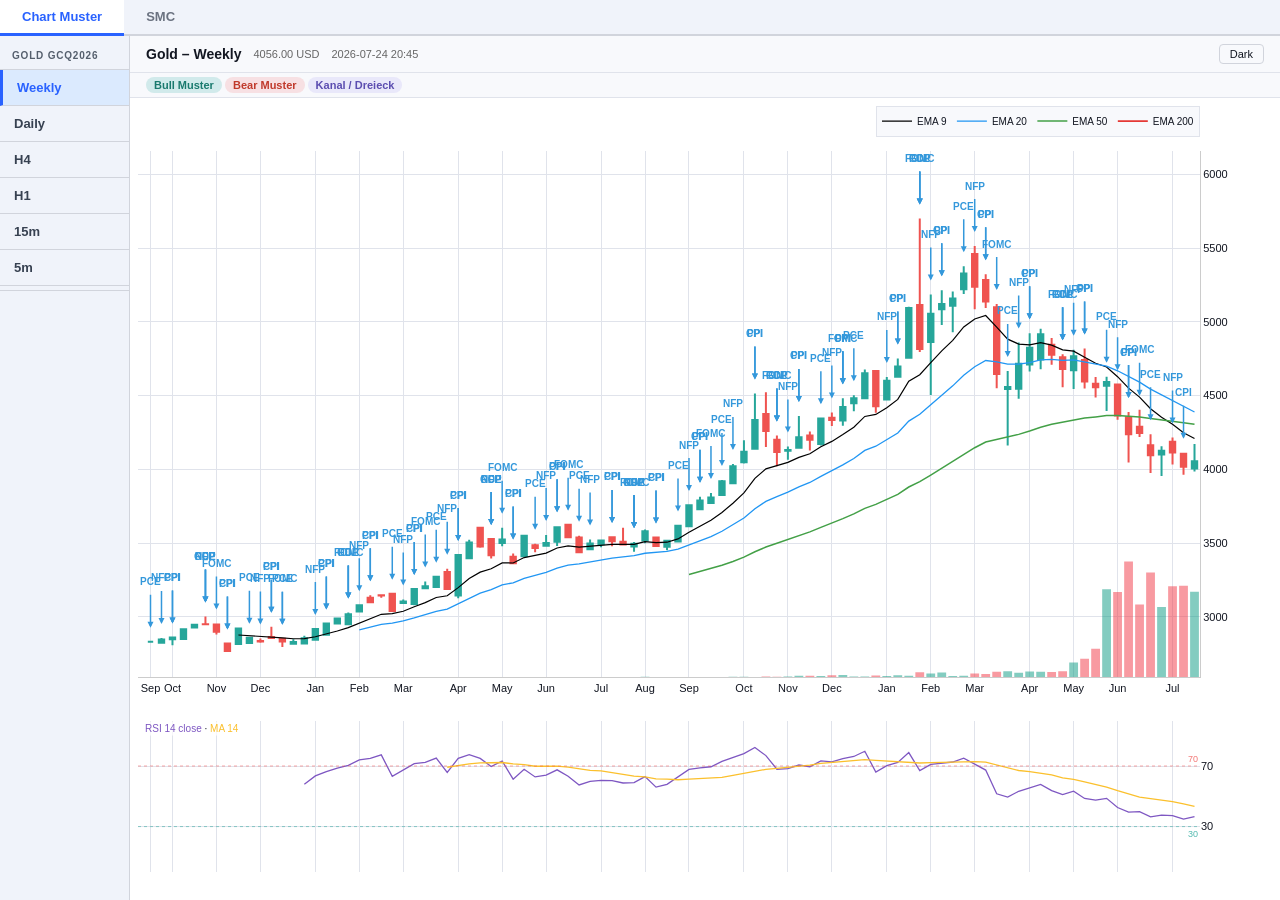
<file: screening/gold.html>
<!DOCTYPE html>
<html lang="de">
<head>
<meta charset="UTF-8">
<meta name="viewport" content="width=device-width, initial-scale=1.0">
<meta name="color-scheme" content="light">
<title>Gold SMC – GCQ2026</title>
<script src="https://cdn.plot.ly/plotly-2.32.0.min.js" charset="utf-8"></script>
<style>
  :root { color-scheme: light; }
  *, *::before, *::after { box-sizing: border-box; margin: 0; padding: 0; }
  body {
    background: #ffffff; color: #131722;
    font-family: -apple-system, BlinkMacSystemFont, 'Segoe UI', Roboto, sans-serif;
    display: flex; flex-direction: column; height: 100vh; overflow: hidden;
  }
  #tabbar {
    display: flex; align-items: stretch; flex-shrink: 0;
    background: #f0f3fa; border-bottom: 2px solid #d1d4dc;
  }
  .mode-tab {
    padding: 9px 22px; font-size: 13px; font-weight: 700; cursor: pointer;
    border: none; border-bottom: 3px solid transparent; margin-bottom: -2px;
    background: transparent; color: #6b7280; transition: all .15s;
  }
  .mode-tab:hover { color: #2962ff; background: rgba(41,98,255,0.05); }
  .mode-tab.active { color: #2962ff; border-bottom-color: #2962ff; background: #fff; }
  #content { display: flex; flex: 1; min-height: 0; overflow: hidden; }
  #sidebar {
    width: 130px; background: #f0f3fa; border-right: 1px solid #d1d4dc;
    display: flex; flex-direction: column; flex-shrink: 0; overflow-y: auto;
  }
  #sidebar h2 {
    font-size: 10px; text-transform: uppercase; letter-spacing: .08em;
    color: #555f6d; padding: 14px 12px 8px; border-bottom: 1px solid #d1d4dc;
  }
  .tbtn {
    display: block; width: 100%; padding: 10px 14px; font-size: 13px; font-weight: 600;
    text-align: left; background: transparent; color: #374151; border: none;
    border-bottom: 1px solid #d1d4dc; cursor: pointer; transition: background .1s;
  }
  .tbtn:hover { background: #e8eeff; }
  .tbtn.active { background: #dbeafe; color: #2962ff; border-left: 3px solid #2962ff; }
  .tbtn-sep { height: 1px; background: #d1d4dc; margin: 4px 0; }
  #main { flex: 1; display: flex; flex-direction: column; min-width: 0; background: #ffffff; color: #131722; }
  #hdr {
    padding: 8px 16px; font-size: 14px; font-weight: 700;
    border-bottom: 1px solid #e0e3eb; background: #f8f9fc;
    display: flex; align-items: center; gap: 12px; flex-shrink: 0; color: #131722;
  }
  #hdr .sub { font-size: 11px; font-weight: 400; color: #666; }
  #chart { flex: 1; min-height: 0; background: #ffffff; }
  #smc-panel {
    flex: 1; display: none; padding: 20px 24px; overflow-y: auto;
    font-family: 'Consolas', 'Monaco', 'Courier New', monospace;
    font-size: 12px; line-height: 1.7; color: #131722; white-space: pre;
    min-height: 0; background: #ffffff;
  }
  .legend { display: flex; flex-wrap: wrap; gap: 8px; padding: 6px 16px;
             border-bottom: 1px solid #e0e3eb; flex-shrink: 0; font-size: 11px; background: #f8f9fc; }
  .pill { padding: 2px 8px; border-radius: 10px; font-weight: 600; }
  .pill-bull-ob  { background: rgba(38,166,154,.18);  color: #1a7a6e; }
  .pill-bear-ob  { background: rgba(239,83,80,.15);   color: #c0392b; }
  .pill-bull-fvg { background: rgba(0,150,180,.12);   color: #0077a0; }
  .pill-bear-fvg { background: rgba(200,100,0,.12);   color: #a05000; }
  .pill-bos      { background: rgba(30,90,200,.12);   color: #1e5ac8; }
  .pill-choch    { background: rgba(0,130,120,.12);   color: #007870; }
  .pill-liq      { background: rgba(100,100,100,.10); color: #555; }
  .pill-pat-bull    { background: rgba(38,166,154,.18);  color: #1a7a6e; }
  .pill-pat-bear    { background: rgba(239,83,80,.15);   color: #c0392b; }
  .pill-pat-neutral { background: rgba(123,104,238,.12); color: #5b4db0; }
  .pill-pat-candle  { background: rgba(251,192,45,.18);  color: #7a5c00; }
  body.dark { background: #131722; color: #d1d4dc; }
  body.dark #tabbar { background: #1e222d; border-bottom-color: #2a2e39; }
  body.dark .mode-tab { color: #787b86; }
  body.dark .mode-tab:hover { color: #5b9cf6; background: rgba(91,156,246,0.05); }
  body.dark .mode-tab.active { color: #5b9cf6; border-bottom-color: #5b9cf6; background: #131722; }
  body.dark #sidebar { background: #1e222d; border-right-color: #2a2e39; }
  body.dark #sidebar h2 { color: #787b86; border-bottom-color: #2a2e39; }
  body.dark .tbtn { color: #d1d4dc; border-bottom-color: #2a2e39; }
  body.dark .tbtn:hover { background: #2a2e39; }
  body.dark .tbtn.active { background: #1f2d5c; color: #5b9cf6; }
  body.dark .tbtn-sep { background: #434651; }
  body.dark #main, body.dark #chart { background: #131722; }
  body.dark #hdr { background: #1e222d; border-bottom-color: #2a2e39; color: #d1d4dc; }
  body.dark #hdr .sub { color: #787b86; }
  body.dark .legend { background: #1e222d; border-bottom-color: #2a2e39; }
  body.dark #smc-panel { background: #131722; color: #d1d4dc; }
  body.dark .pill-bull-ob  { background: rgba(38,166,154,.25);  color: #26a69a; }
  body.dark .pill-bear-ob  { background: rgba(239,83,80,.25);   color: #ef5350; }
  body.dark .pill-bull-fvg { background: rgba(0,188,212,.2);    color: #00bcd4; }
  body.dark .pill-bear-fvg { background: rgba(255,152,0,.2);    color: #ff9800; }
  body.dark .pill-bos      { background: rgba(89,145,250,.2);   color: #5b9cf6; }
  body.dark .pill-choch    { background: rgba(156,204,200,.2);  color: #80cbc4; }
  body.dark .pill-liq      { background: rgba(180,180,180,.15); color: #aaa; }
  body.dark .pill-pat-bull    { background: rgba(38,166,154,.25);  color: #26a69a; }
  body.dark .pill-pat-bear    { background: rgba(239,83,80,.25);   color: #ef5350; }
  body.dark .pill-pat-neutral { background: rgba(123,104,238,.2);  color: #9c88f0; }
  body.dark .pill-pat-candle  { background: rgba(251,192,45,.25);  color: #fbc02d; }
  #theme-btn { margin-left: auto; padding: 3px 10px; font-size: 11px; border: 1px solid #d1d4dc; border-radius: 4px; background: transparent; cursor: pointer; color: inherit; }
  body.dark #theme-btn { border-color: #434651; }
</style>
</head>
<body>
<div id="tabbar">
  <button class="mode-tab active" id="tab-muster" onclick="setMode('muster')">Chart Muster</button>
  <button class="mode-tab" id="tab-smc" onclick="setMode('smc')">SMC</button>
</div>
<div id="content">
<div id="sidebar">
  <h2>Gold&nbsp;GCQ2026</h2>
</div>
<div id="main">
  <div id="hdr">
    <span id="chart-label">–</span>
    <span class="sub" id="hdr-price"></span>
    <span class="sub">2026-07-24 20:45</span>
    <button id="theme-btn" onclick="toggleTheme()">Dark</button>
  </div>
  <div class="legend">
    <span id="legend-smc" style="display:none">
      <span class="pill pill-bull-ob">Bull OB</span>
      <span class="pill pill-bear-ob">Bear OB</span>
      <span class="pill pill-bull-fvg">Bull FVG</span>
      <span class="pill pill-bear-fvg">Bear FVG</span>
      <span class="pill pill-bos">BOS</span>
      <span class="pill pill-choch">CHoCH</span>
      <span class="pill pill-liq">Liquidity</span>
    </span>
    <span id="legend-muster">
      <span class="pill pill-pat-bull">Bull Muster</span>
      <span class="pill pill-pat-bear">Bear Muster</span>
      <span class="pill pill-pat-neutral">Kanal / Dreieck</span>
      <span class="pill pill-pat-candle">Kerzenformation</span>
    </span>
  </div>
  <div id="chart"></div>
  <div id="smc-panel"></div>
</div>
</div>
<script>
const DATA = {"Weekly": {"dates": ["2024-09-23", "2024-09-30", "2024-10-07", "2024-10-14", "2024-10-21", "2024-10-27", "2024-11-04", "2024-11-11", "2024-11-18", "2024-11-25", "2024-12-02", "2024-12-09", "2024-12-16", "2024-12-23", "2024-12-30", "2025-01-06", "2025-01-13", "2025-01-20", "2025-01-27", "2025-02-03", "2025-02-10", "2025-02-17", "2025-02-24", "2025-03-03", "2025-03-09", "2025-03-16", "2025-03-23", "2025-03-31", "2025-04-07", "2025-04-14", "2025-04-21", "2025-04-28", "2025-05-05", "2025-05-12", "2025-05-19", "2025-05-26", "2025-06-02", "2025-06-09", "2025-06-16", "2025-06-23", "2025-06-30", "2025-07-04", "2025-07-14", "2025-07-21", "2025-07-28", "2025-08-04", "2025-08-11", "2025-08-18", "2025-08-25", "2025-09-01", "2025-09-08", "2025-09-15", "2025-09-22", "2025-09-29", "2025-10-06", "2025-10-13", "2025-10-20", "2025-10-26", "2025-11-03", "2025-11-10", "2025-11-17", "2025-11-24", "2025-12-01", "2025-12-08", "2025-12-15", "2025-12-22", "2025-12-29", "2026-01-05", "2026-01-12", "2026-01-19", "2026-01-26", "2026-02-02", "2026-02-09", "2026-02-16", "2026-02-23", "2026-03-02", "2026-03-08", "2026-03-15", "2026-03-22", "2026-03-30", "2026-04-06", "2026-04-13", "2026-04-20", "2026-04-27", "2026-05-04", "2026-05-11", "2026-05-18", "2026-05-25", "2026-06-01", "2026-06-08", "2026-06-15", "2026-06-19", "2026-06-29", "2026-07-03", "2026-07-13", "2026-07-20"], "open": [2833.1, 2826.2, 2848.7, 2851.0, 2928.5, 2951.6, 2948.7, 2820.6, 2816.3, 2823.6, 2838.0, 2865.0, 2851.9, 2818.0, 2821.2, 2846.5, 2878.9, 2955.4, 2950.7, 3037.2, 3129.6, 3147.6, 3157.7, 3094.7, 3088.4, 3195.2, 3202.8, 3304.8, 3145.0, 3398.6, 3604.5, 3528.3, 3502.1, 3408.6, 3412.3, 3485.6, 3483.5, 3509.8, 3625.3, 3538.5, 3459.5, 3492.4, 3539.6, 3509.6, 3478.4, 3517.8, 3539.2, 3476.2, 3511.2, 3614.6, 3730.0, 3772.6, 3827.1, 3906.5, 4049.0, 4139.3, 4375.4, 4201.6, 4125.9, 4147.2, 4230.5, 4172.0, 4350.0, 4332.0, 4448.2, 4481.9, 4667.1, 4474.0, 4627.8, 4755.8, 5113.2, 4862.6, 5084.7, 5108.2, 5221.0, 5460.0, 5284.0, 5099.5, 4544.6, 4546.2, 4710.0, 4745.0, 4844.0, 4760.3, 4672.5, 4741.3, 4580.0, 4566.0, 4575.2, 4354.0, 4289.4, 4163.9, 4101.1, 4187.5, 4106.6, 4005.6], "high": [2833.1, 2858.5, 2860.3, 2917.7, 2951.3, 3003.4, 2955.2, 2820.6, 2921.3, 2858.9, 2853.9, 2933.1, 2851.9, 2849.3, 2873.6, 2918.3, 2956.6, 2990.1, 3029.7, 3079.5, 3147.0, 3150.7, 3157.7, 3119.2, 3190.0, 3240.0, 3273.3, 3327.6, 3419.3, 3523.9, 3604.5, 3528.3, 3605.0, 3430.0, 3549.8, 3496.3, 3555.5, 3614.0, 3625.3, 3551.1, 3524.7, 3521.3, 3542.1, 3604.3, 3507.8, 3593.0, 3539.3, 3516.8, 3619.9, 3758.0, 3814.3, 3839.9, 3928.8, 4036.7, 4197.6, 4513.6, 4522.9, 4230.0, 4155.0, 4362.5, 4256.5, 4346.0, 4386.0, 4481.6, 4502.8, 4677.0, 4672.7, 4626.9, 4750.9, 5101.8, 5700.0, 5185.0, 5214.0, 5204.6, 5377.0, 5513.0, 5323.0, 5120.0, 4667.2, 4860.5, 4922.5, 4953.8, 4890.7, 4780.0, 4810.3, 4819.1, 4625.3, 4627.1, 4577.3, 4388.6, 4403.6, 4238.1, 4157.1, 4215.5, 4112.5, 4171.4], "low": [2833.1, 2826.2, 2808.1, 2851.0, 2923.0, 2950.8, 2881.0, 2769.5, 2816.3, 2823.6, 2825.0, 2857.3, 2797.4, 2818.0, 2821.2, 2846.5, 2878.9, 2955.4, 2950.7, 3037.2, 3099.2, 3130.3, 3040.6, 3094.7, 3079.3, 3195.2, 3202.8, 3189.4, 3127.0, 3398.6, 3470.0, 3396.8, 3480.0, 3363.5, 3412.3, 3438.3, 3477.8, 3480.9, 3540.5, 3439.5, 3459.5, 3473.3, 3479.8, 3490.7, 3441.5, 3499.0, 3477.9, 3453.0, 3505.4, 3609.0, 3728.5, 3770.0, 3824.7, 3906.5, 4039.8, 4139.3, 4151.5, 4021.4, 4065.0, 4147.2, 4128.4, 4161.6, 4294.6, 4296.0, 4394.0, 4481.9, 4383.6, 4474.0, 4627.2, 4755.8, 4795.1, 4504.5, 4978.0, 4929.8, 5188.0, 5085.5, 5092.9, 4550.0, 4162.6, 4479.0, 4663.5, 4678.0, 4708.4, 4556.3, 4545.6, 4547.9, 4488.0, 4395.6, 4336.6, 4046.2, 4220.3, 3975.7, 3955.4, 4032.5, 3963.0, 3986.5], "close": [2833.1, 2847.3, 2860.3, 2917.7, 2948.0, 2950.8, 2899.7, 2769.5, 2921.3, 2858.9, 2834.4, 2857.3, 2833.4, 2829.9, 2855.2, 2918.3, 2955.4, 2990.1, 3017.8, 3079.5, 3099.2, 3145.6, 3040.6, 3104.9, 3190.0, 3208.5, 3273.3, 3189.4, 3419.3, 3505.3, 3478.4, 3418.9, 3525.1, 3363.5, 3549.8, 3467.2, 3501.7, 3607.5, 3540.5, 3439.5, 3497.8, 3518.0, 3513.4, 3490.7, 3496.4, 3581.1, 3480.3, 3516.2, 3618.1, 3756.5, 3788.9, 3809.1, 3919.1, 4022.1, 4119.6, 4335.1, 4260.5, 4118.1, 4131.2, 4218.6, 4201.5, 4344.5, 4335.1, 4423.3, 4482.3, 4651.6, 4427.4, 4601.1, 4697.5, 5092.9, 4816.6, 5054.3, 5121.3, 5157.7, 5327.1, 5237.1, 5137.3, 4645.9, 4558.6, 4715.6, 4824.6, 4916.5, 4776.3, 4679.9, 4766.6, 4595.5, 4556.4, 4593.0, 4365.3, 4238.8, 4245.9, 4096.3, 4125.7, 4113.7, 4018.8, 4056.0], "volume": [0.0, 0.0, 0.0, 0.0, 0.0, 0.0, 0.0, 0.0, 0.0, 31.0, 4.0, 4.0, 2.0, 2.0, 4.0, 0.0, 10.0, 7.0, 4.0, 2.0, 9.0, 1.0, 3.0, 1.0, 4.0, 14.0, 10.0, 34.0, 75.0, 3.0, 28.0, 119.0, 87.0, 23.0, 15.0, 69.0, 68.0, 75.0, 74.0, 138.0, 162.0, 332.0, 252.0, 560.0, 667.0, 3635.0, 680.0, 997.0, 477.0, 1667.0, 1526.0, 1172.0, 2000.0, 3927.0, 4045.0, 2883.0, 5137.0, 4036.0, 5714.0, 11438.0, 11631.0, 8940.0, 14209.0, 16275.0, 6180.0, 5181.0, 12935.0, 10331.0, 15349.0, 11291.0, 36385.0, 28117.0, 34933.0, 10307.0, 11908.0, 26693.0, 24356.0, 40839.0, 44192.0, 32379.0, 42660.0, 40581.0, 37499.0, 43538.0, 106395.0, 132823.0, 204136.0, 631731.0, 612733.0, 830631.0, 522138.0, 751851.0, 505294.0, 652518.0, 656312.0, 614367.0], "ema9": [null, null, null, null, null, null, null, null, 2878.12, 2874.28, 2866.3, 2864.5, 2858.28, 2852.6, 2853.12, 2866.16, 2884.01, 2905.23, 2927.74, 2958.09, 2986.31, 3018.17, 3022.66, 3039.11, 3069.28, 3097.13, 3132.36, 3143.77, 3198.88, 3260.16, 3303.81, 3326.83, 3366.48, 3365.89, 3402.67, 3415.57, 3432.8, 3467.74, 3482.29, 3473.73, 3478.55, 3486.44, 3491.83, 3491.6, 3492.56, 3510.27, 3504.28, 3506.66, 3528.95, 3574.46, 3617.35, 3655.7, 3708.38, 3771.12, 3840.82, 3939.67, 4003.84, 4026.69, 4047.59, 4081.79, 4105.74, 4153.49, 4189.81, 4236.51, 4285.67, 4358.85, 4372.56, 4418.27, 4474.12, 4597.87, 4641.62, 4724.15, 4803.58, 4874.41, 4964.95, 5019.38, 5042.96, 4963.55, 4882.56, 4849.17, 4844.25, 4858.7, 4842.22, 4809.76, 4801.13, 4760.0, 4719.28, 4694.02, 4628.28, 4550.38, 4489.49, 4410.85, 4353.82, 4305.8, 4248.4, 4209.92], "ema20": [null, null, null, null, null, null, null, null, null, null, null, null, null, null, null, null, null, null, null, 2912.11, 2929.93, 2950.47, 2959.06, 2972.95, 2993.62, 3014.08, 3038.77, 3053.12, 3087.99, 3127.73, 3161.13, 3185.68, 3218.01, 3231.86, 3262.14, 3281.67, 3302.63, 3331.66, 3351.55, 3359.93, 3373.06, 3386.86, 3398.91, 3407.66, 3416.11, 3431.82, 3436.44, 3444.03, 3460.61, 3488.79, 3517.37, 3545.16, 3580.77, 3622.8, 3670.12, 3733.45, 3783.64, 3815.5, 3845.56, 3881.09, 3911.61, 3952.83, 3989.24, 4030.58, 4073.6, 4128.65, 4157.1, 4199.39, 4246.83, 4327.4, 4373.99, 4438.79, 4503.79, 4566.06, 4638.54, 4695.55, 4737.62, 4728.89, 4712.67, 4712.95, 4723.58, 4741.95, 4745.22, 4739.0, 4741.63, 4727.71, 4711.4, 4700.12, 4668.23, 4627.34, 4591.01, 4543.89, 4504.07, 4466.89, 4424.21, 4389.15], "ema50": [null, null, null, null, null, null, null, null, null, null, null, null, null, null, null, null, null, null, null, null, null, null, null, null, null, null, null, null, null, null, null, null, null, null, null, null, null, null, null, null, null, null, null, null, null, null, null, null, null, 3287.56, 3307.22, 3326.9, 3350.13, 3376.48, 3405.62, 3442.07, 3474.17, 3499.42, 3524.19, 3551.43, 3576.92, 3607.02, 3635.57, 3666.46, 3698.46, 3735.84, 3762.96, 3795.82, 3831.18, 3880.66, 3917.37, 3961.95, 4007.42, 4052.53, 4102.51, 4147.0, 4185.84, 4203.88, 4217.79, 4237.31, 4260.34, 4286.07, 4305.3, 4319.99, 4337.5, 4347.62, 4355.81, 4365.11, 4365.12, 4360.16, 4355.68, 4345.51, 4336.89, 4328.14, 4316.01, 4305.81], "ema200": [null, null, null, null, null, null, null, null, null, null, null, null, null, null, null, null, null, null, null, null, null, null, null, null, null, null, null, null, null, null, null, null, null, null, null, null, null, null, null, null, null, null, null, null, null, null, null, null, null, null, null, null, null, null, null, null, null, null, null, null, null, null, null, null, null, null, null, null, null, null, null, null, null, null, null, null, null, null, null, null, null, null, null, null, null, null, null, null, null, null, null, null, null, null, null, null], "rsi14": [null, null, null, null, null, null, null, null, null, null, null, null, null, null, 57.98, 63.45, 66.23, 68.64, 70.44, 74.04, 75.08, 77.38, 63.16, 67.14, 71.53, 72.39, 75.22, 65.81, 75.03, 77.48, 75.0, 69.7, 73.32, 61.3, 67.85, 62.78, 63.99, 67.48, 63.29, 57.5, 59.79, 60.58, 60.29, 58.79, 59.06, 63.02, 56.07, 57.86, 62.51, 67.72, 68.81, 69.5, 73.02, 75.83, 78.15, 82.21, 76.88, 67.84, 68.21, 70.64, 69.52, 73.33, 72.68, 74.91, 76.3, 79.76, 66.01, 70.28, 72.36, 78.88, 66.99, 71.03, 72.07, 72.65, 75.2, 71.39, 67.31, 51.66, 49.46, 53.31, 55.83, 57.89, 53.77, 51.08, 53.34, 48.56, 47.52, 48.63, 42.57, 39.61, 39.87, 36.41, 37.56, 37.26, 34.93, 36.6], "rsi14_ma": [null, null, null, null, null, null, null, null, null, null, null, null, null, null, null, null, null, null, null, null, null, null, null, null, null, null, null, 69.18, 70.4, 71.4, 72.03, 72.1, 72.31, 71.4, 70.88, 69.84, 69.9, 69.92, 69.33, 68.27, 67.17, 66.79, 65.74, 64.4, 63.27, 62.79, 61.56, 61.31, 60.93, 61.28, 61.63, 61.77, 62.47, 63.77, 65.09, 66.63, 67.82, 68.46, 69.12, 69.66, 70.62, 71.72, 72.45, 72.97, 73.5, 74.23, 73.73, 73.34, 72.92, 72.69, 71.98, 72.21, 72.48, 72.63, 73.03, 72.89, 72.51, 70.85, 68.93, 67.04, 66.32, 65.43, 64.1, 62.12, 61.14, 59.54, 57.78, 56.07, 53.74, 51.47, 49.51, 48.42, 47.57, 46.42, 44.93, 43.41], "smc": {"swing_highs": [{"date": "2024-10-27", "level": 3003.4}, {"date": "2024-12-09", "level": 2933.1}, {"date": "2025-05-05", "level": 3605.0}, {"date": "2025-06-16", "level": 3625.3}, {"date": "2025-07-21", "level": 3604.3}, {"date": "2025-10-20", "level": 4522.9}, {"date": "2026-01-26", "level": 5700.0}, {"date": "2026-03-02", "level": 5513.0}, {"date": "2026-04-13", "level": 4953.8}, {"date": "2026-07-20", "level": 4171.4}], "swing_lows": [{"date": "2024-09-23", "level": 2833.1}, {"date": "2024-11-11", "level": 2769.5}, {"date": "2024-12-16", "level": 2797.4}, {"date": "2025-05-12", "level": 3363.5}, {"date": "2025-06-23", "level": 3439.5}, {"date": "2025-07-28", "level": 3441.5}, {"date": "2025-10-26", "level": 4021.4}, {"date": "2026-02-02", "level": 4504.5}, {"date": "2026-03-22", "level": 4162.6}, {"date": "2026-06-29", "level": 3955.4}], "bos": [{"date": "2024-12-09", "level": 2933.1, "dir": 1}, {"date": "2025-05-05", "level": 3605.0, "dir": 1}, {"date": "2025-07-21", "level": 3604.3, "dir": 1}, {"date": "2025-10-20", "level": 4522.9, "dir": 1}, {"date": "2026-02-02", "level": 4504.5, "dir": -1}, {"date": "2026-03-22", "level": 4162.6, "dir": -1}], "choch": [], "bull_obs": [{"x0": "2024-12-16", "x1": "2026-07-20", "bottom": 2797.4, "top": 2851.9}, {"x0": "2025-05-12", "x1": "2026-07-20", "bottom": 3363.5, "top": 3430.0}, {"x0": "2025-07-28", "x1": "2026-07-20", "bottom": 3441.5, "top": 3507.8}, {"x0": "2025-10-26", "x1": "2026-07-20", "bottom": 4021.4, "top": 4230.0}], "bear_obs": [{"x0": "2024-10-27", "x1": "2026-07-20", "bottom": 2950.8, "top": 3003.4}, {"x0": "2026-04-13", "x1": "2026-07-20", "bottom": 4678.0, "top": 4953.8}], "bull_fvgs": [], "bear_fvgs": [], "buy_liq": [], "sell_liq": [{"date": "2025-06-23", "level": 3440.5, "open": true}]}, "patterns": [], "macro_marks": [{"index": 0, "type": "PCE"}, {"index": 1, "type": "NFP"}, {"index": 2, "type": "CPI"}, {"index": 2, "type": "PPI"}, {"index": 5, "type": "GDP"}, {"index": 5, "type": "PCE"}, {"index": 5, "type": "NFP"}, {"index": 6, "type": "FOMC"}, {"index": 7, "type": "CPI"}, {"index": 7, "type": "PPI"}, {"index": 9, "type": "PCE"}, {"index": 10, "type": "NFP"}, {"index": 11, "type": "CPI"}, {"index": 11, "type": "PPI"}, {"index": 12, "type": "FOMC"}, {"index": 12, "type": "PCE"}, {"index": 15, "type": "NFP"}, {"index": 16, "type": "PPI"}, {"index": 16, "type": "CPI"}, {"index": 18, "type": "FOMC"}, {"index": 18, "type": "GDP"}, {"index": 18, "type": "PCE"}, {"index": 19, "type": "NFP"}, {"index": 20, "type": "CPI"}, {"index": 20, "type": "PPI"}, {"index": 22, "type": "PCE"}, {"index": 23, "type": "NFP"}, {"index": 24, "type": "CPI"}, {"index": 24, "type": "PPI"}, {"index": 25, "type": "FOMC"}, {"index": 26, "type": "PCE"}, {"index": 27, "type": "NFP"}, {"index": 28, "type": "CPI"}, {"index": 28, "type": "PPI"}, {"index": 31, "type": "GDP"}, {"index": 31, "type": "PCE"}, {"index": 31, "type": "NFP"}, {"index": 32, "type": "FOMC"}, {"index": 33, "type": "CPI"}, {"index": 33, "type": "PPI"}, {"index": 35, "type": "PCE"}, {"index": 36, "type": "NFP"}, {"index": 37, "type": "CPI"}, {"index": 37, "type": "PPI"}, {"index": 38, "type": "FOMC"}, {"index": 39, "type": "PCE"}, {"index": 40, "type": "NFP"}, {"index": 42, "type": "CPI"}, {"index": 42, "type": "PPI"}, {"index": 44, "type": "GDP"}, {"index": 44, "type": "FOMC"}, {"index": 44, "type": "PCE"}, {"index": 44, "type": "NFP"}, {"index": 46, "type": "CPI"}, {"index": 46, "type": "PPI"}, {"index": 48, "type": "PCE"}, {"index": 49, "type": "NFP"}, {"index": 50, "type": "CPI"}, {"index": 50, "type": "PPI"}, {"index": 51, "type": "FOMC"}, {"index": 52, "type": "PCE"}, {"index": 53, "type": "NFP"}, {"index": 55, "type": "PPI"}, {"index": 55, "type": "CPI"}, {"index": 57, "type": "FOMC"}, {"index": 57, "type": "GDP"}, {"index": 57, "type": "PCE"}, {"index": 58, "type": "NFP"}, {"index": 59, "type": "CPI"}, {"index": 59, "type": "PPI"}, {"index": 61, "type": "PCE"}, {"index": 62, "type": "NFP"}, {"index": 63, "type": "CPI"}, {"index": 63, "type": "FOMC"}, {"index": 63, "type": "PPI"}, {"index": 64, "type": "PCE"}, {"index": 67, "type": "NFP"}, {"index": 68, "type": "CPI"}, {"index": 68, "type": "PPI"}, {"index": 70, "type": "FOMC"}, {"index": 70, "type": "GDP"}, {"index": 70, "type": "PCE"}, {"index": 71, "type": "NFP"}, {"index": 72, "type": "CPI"}, {"index": 72, "type": "PPI"}, {"index": 74, "type": "PCE"}, {"index": 75, "type": "NFP"}, {"index": 76, "type": "CPI"}, {"index": 76, "type": "PPI"}, {"index": 77, "type": "FOMC"}, {"index": 78, "type": "PCE"}, {"index": 79, "type": "NFP"}, {"index": 80, "type": "PPI"}, {"index": 80, "type": "CPI"}, {"index": 83, "type": "FOMC"}, {"index": 83, "type": "GDP"}, {"index": 83, "type": "PCE"}, {"index": 84, "type": "NFP"}, {"index": 85, "type": "CPI"}, {"index": 85, "type": "PPI"}, {"index": 87, "type": "PCE"}, {"index": 88, "type": "NFP"}, {"index": 89, "type": "CPI"}, {"index": 89, "type": "PPI"}, {"index": 90, "type": "FOMC"}, {"index": 91, "type": "PCE"}, {"index": 93, "type": "NFP"}, {"index": 94, "type": "CPI"}], "text": "────────────────────────────────────────────────────────────\nSmart Money Concepts  Weekly\n────────────────────────────────────────────────────────────\nSwing Levels\n  ▲ Highs         5513.00  |  4953.80  |  4171.40\n  ▼ Lows          4504.50  |  4162.60  |  3955.40\n  → Preis (4056.00) zwischen Swing Low (3955.40) und High (4171.40). EQ = 4063.40 → Preis ist im Discount (unterhalb 50%).\n\nBOS       ↓ Bearish     @ 4162.60\nCHoCH     —\n  → Letzter BOS ist bearisch @ 4162.60. Kein CHoCH in der Historie erkennbar.\n\nRetracements\n  Richtung        ↓ Bearisch\n  Aktuell         15.7%\n  Tiefste         26.1%\n  → Sehr schwaches Retracement (15.7%) → starkes Momentum, kaum Korrektur.\n\nOrder Blocks\n  ▲ Bullish     3441.50 – 3507.80  (46%)\n  ▲ Bullish     4021.40 – 4230.00  (70%)\n  ▼ Bearish     2950.80 – 3003.40  (100%)\n  ▼ Bearish     4678.00 – 4953.80  (65%)\n  → Bullischer OB bei 3441.50–3507.80 (unter Preis) → Support-Zone, bei Retest Long-Einstieg möglich.\n  → Bearischer OB bei 4678.00–4953.80 (über Preis) → Resistance-Zone, bei Retest Short-Einstieg möglich.\n\nFair Value Gaps (open)\n  ▲ Bullish     —\n  ▼ Bearish     —\n  → Alle FVGs geschlossen → Markt effizient bewertet, kein Gap-Sog vorhanden.\n\nLiquidity\n  ▲ Buy-side    —\n  ▼ Sell-side   3440.50  [open]\n  → Sell-Side Liquidität bei 3440.50 (unter Preis) → Stopp-Loss-Pool von Longs. Mögliches Ziel für einen Liquiditätssweep.\n\n────────────────────────────────────────────────────────────\nGesamtbewertung  Weekly\n────────────────────────────────────────────────────────────\n  Score           Leicht Short ↓  (Bull: 2 | Bear: 3 | Net: -1)\n  Bullish         Preis im Discount (EQ 4063) · Bull-OB 3442–3508\n  Bearish         BOS bearisch @ 4163 · Bear-OB 4678–4954\n\n  → Leichter Short-Bias. Kein klares Setup – auf BOS-Bestätigung warten.\n\n\n────────────────────────────────────────────────────────────\n\n"}, "Daily": {"dates": ["2025-05-14", "2025-05-15", "2025-05-16", "2025-05-19", "2025-05-20", "2025-05-21", "2025-05-22", "2025-05-23", "2025-05-26", "2025-05-28", "2025-05-29", "2025-05-30", "2025-06-02", "2025-06-03", "2025-06-04", "2025-06-05", "2025-06-06", "2025-06-09", "2025-06-10", "2025-06-11", "2025-06-12", "2025-06-13", "2025-06-16", "2025-06-17", "2025-06-18", "2025-06-19", "2025-06-23", "2025-06-24", "2025-06-25", "2025-06-26", "2025-06-27", "2025-06-30", "2025-07-01", "2025-07-02", "2025-07-03", "2025-07-04", "2025-07-08", "2025-07-09", "2025-07-10", "2025-07-11", "2025-07-14", "2025-07-15", "2025-07-16", "2025-07-17", "2025-07-18", "2025-07-21", "2025-07-22", "2025-07-23", "2025-07-24", "2025-07-25", "2025-07-28", "2025-07-29", "2025-07-30", "2025-07-31", "2025-08-01", "2025-08-04", "2025-08-05", "2025-08-06", "2025-08-07", "2025-08-08", "2025-08-11", "2025-08-12", "2025-08-13", "2025-08-14", "2025-08-15", "2025-08-18", "2025-08-19", "2025-08-20", "2025-08-21", "2025-08-22", "2025-08-25", "2025-08-26", "2025-08-27", "2025-08-28", "2025-08-29", "2025-09-01", "2025-09-03", "2025-09-04", "2025-09-05", "2025-09-08", "2025-09-09", "2025-09-10", "2025-09-11", "2025-09-12", "2025-09-15", "2025-09-16", "2025-09-17", "2025-09-18", "2025-09-19", "2025-09-22", "2025-09-23", "2025-09-24", "2025-09-25", "2025-09-26", "2025-09-29", "2025-09-30", "2025-10-01", "2025-10-02", "2025-10-03", "2025-10-06", "2025-10-07", "2025-10-08", "2025-10-09", "2025-10-10", "2025-10-13", "2025-10-14", "2025-10-15", "2025-10-16", "2025-10-17", "2025-10-20", "2025-10-21", "2025-10-22", "2025-10-23", "2025-10-24", "2025-10-26", "2025-10-27", "2025-10-28", "2025-10-29", "2025-10-30", "2025-11-03", "2025-11-04", "2025-11-05", "2025-11-06", "2025-11-07", "2025-11-10", "2025-11-11", "2025-11-12", "2025-11-13", "2025-11-14", "2025-11-17", "2025-11-18", "2025-11-19", "2025-11-20", "2025-11-21", "2025-11-24", "2025-11-25", "2025-11-26", "2025-11-27", "2025-12-01", "2025-12-02", "2025-12-03", "2025-12-04", "2025-12-05", "2025-12-08", "2025-12-09", "2025-12-10", "2025-12-11", "2025-12-12", "2025-12-15", "2025-12-16", "2025-12-17", "2025-12-18", "2025-12-19", "2025-12-22", "2025-12-23", "2025-12-24", "2025-12-26", "2025-12-29", "2025-12-30", "2025-12-31", "2026-01-02", "2026-01-05", "2026-01-06", "2026-01-07", "2026-01-08", "2026-01-09", "2026-01-12", "2026-01-13", "2026-01-14", "2026-01-15", "2026-01-16", "2026-01-19", "2026-01-21", "2026-01-22", "2026-01-23", "2026-01-26", "2026-01-27", "2026-01-28", "2026-01-29", "2026-01-30", "2026-02-02", "2026-02-03", "2026-02-04", "2026-02-05", "2026-02-06", "2026-02-09", "2026-02-10", "2026-02-11", "2026-02-12", "2026-02-13", "2026-02-16", "2026-02-18", "2026-02-19", "2026-02-20", "2026-02-23", "2026-02-24", "2026-02-25", "2026-02-26", "2026-02-27", "2026-03-02", "2026-03-03", "2026-03-04", "2026-03-05", "2026-03-06", "2026-03-08", "2026-03-09", "2026-03-10", "2026-03-11", "2026-03-12", "2026-03-15", "2026-03-16", "2026-03-17", "2026-03-18", "2026-03-19", "2026-03-22", "2026-03-23", "2026-03-24", "2026-03-25", "2026-03-26", "2026-03-30", "2026-03-31", "2026-04-01", "2026-04-02", "2026-04-06", "2026-04-07", "2026-04-08", "2026-04-09", "2026-04-10", "2026-04-13", "2026-04-14", "2026-04-15", "2026-04-16", "2026-04-17", "2026-04-20", "2026-04-21", "2026-04-22", "2026-04-23", "2026-04-24", "2026-04-27", "2026-04-28", "2026-04-29", "2026-04-30", "2026-05-01", "2026-05-04", "2026-05-05", "2026-05-06", "2026-05-07", "2026-05-08", "2026-05-11", "2026-05-12", "2026-05-13", "2026-05-14", "2026-05-15", "2026-05-18", "2026-05-19", "2026-05-20", "2026-05-21", "2026-05-22", "2026-05-25", "2026-05-27", "2026-05-28", "2026-05-29", "2026-06-01", "2026-06-02", "2026-06-03", "2026-06-04", "2026-06-05", "2026-06-08", "2026-06-09", "2026-06-10", "2026-06-11", "2026-06-12", "2026-06-15", "2026-06-16", "2026-06-17", "2026-06-18", "2026-06-19", "2026-06-23", "2026-06-24", "2026-06-25", "2026-06-26", "2026-06-29", "2026-06-30", "2026-07-01", "2026-07-02", "2026-07-03", "2026-07-07", "2026-07-08", "2026-07-09", "2026-07-10", "2026-07-13", "2026-07-14", "2026-07-15", "2026-07-16", "2026-07-17", "2026-07-20", "2026-07-21", "2026-07-22", "2026-07-23", "2026-07-24"], "open": [3367.7, 3404.6, 3363.5, 3412.3, 3462.5, 3494.4, 3476.4, 3549.8, 3485.6, 3484.0, 3459.1, 3491.1, 3483.5, 3534.1, 3555.5, 3530.0, 3501.7, 3509.8, 3497.5, 3505.7, 3550.7, 3601.5, 3625.3, 3566.4, 3556.9, 3540.5, 3538.5, 3526.7, 3498.7, 3499.1, 3452.7, 3459.5, 3514.6, 3506.5, 3524.7, 3492.4, 3496.0, 3476.0, 3482.9, 3487.2, 3539.6, 3512.5, 3491.0, 3502.2, 3498.3, 3509.6, 3567.1, 3597.3, 3544.2, 3530.3, 3478.4, 3463.0, 3468.6, 3461.0, 3441.5, 3517.8, 3529.5, 3531.9, 3539.7, 3581.7, 3539.2, 3501.4, 3493.9, 3516.7, 3478.4, 3476.2, 3472.4, 3453.0, 3488.4, 3474.1, 3511.2, 3528.1, 3527.3, 3574.8, 3599.5, 3614.6, 3710.1, 3720.0, 3700.8, 3730.0, 3773.5, 3773.0, 3786.9, 3782.0, 3772.6, 3825.6, 3831.6, 3802.2, 3773.6, 3827.1, 3888.8, 3908.8, 3879.4, 3883.3, 3906.5, 3974.0, 4004.7, 4001.0, 3992.9, 4049.0, 4112.8, 4137.2, 4175.0, 4110.7, 4139.3, 4262.0, 4297.7, 4357.3, 4495.0, 4375.4, 4512.3, 4251.3, 4215.3, 4250.5, 4201.6, 4119.3, 4087.5, 4093.5, 4175.0, 4125.9, 4120.0, 4076.7, 4104.9, 4122.5, 4147.2, 4258.6, 4260.0, 4310.3, 4315.0, 4230.5, 4144.8, 4190.0, 4168.8, 4190.0, 4172.0, 4256.4, 4284.0, 4271.7, 4350.0, 4329.6, 4322.7, 4317.6, 4323.7, 4332.0, 4296.0, 4340.0, 4337.3, 4395.0, 4448.2, 4430.2, 4443.0, 4460.0, 4461.7, 4481.9, 4579.7, 4628.9, 4630.0, 4667.1, 4448.8, 4447.8, 4440.5, 4474.0, 4550.5, 4603.2, 4570.0, 4586.6, 4627.8, 4690.0, 4715.6, 4729.0, 4716.0, 4755.8, 4872.3, 4922.2, 5064.5, 5113.2, 5135.2, 5295.4, 5555.0, 5522.0, 4862.6, 4790.6, 5043.2, 5081.5, 4870.1, 5084.7, 5135.9, 5130.5, 5155.2, 4991.7, 5108.2, 4987.1, 5066.7, 5092.9, 5221.0, 5338.3, 5250.7, 5263.7, 5282.0, 5460.0, 5425.4, 5193.0, 5252.1, 5179.3, 5284.0, 5236.1, 5295.0, 5237.2, 5160.4, 5099.5, 5093.2, 5080.3, 4894.7, 4735.6, 4544.6, 4444.0, 4541.0, 4573.6, 4457.9, 4546.2, 4575.4, 4740.4, 4820.8, 4710.0, 4727.0, 4785.1, 4782.5, 4833.9, 4745.0, 4807.3, 4900.4, 4854.2, 4849.9, 4844.0, 4883.6, 4777.6, 4796.9, 4753.7, 4760.3, 4731.0, 4646.9, 4591.4, 4681.3, 4672.5, 4567.0, 4602.3, 4739.0, 4708.0, 4741.3, 4783.9, 4759.0, 4730.3, 4686.3, 4580.0, 4608.0, 4519.2, 4579.9, 4580.2, 4566.0, 4540.5, 4488.0, 4527.6, 4575.2, 4515.8, 4520.0, 4462.6, 4503.0, 4354.0, 4354.7, 4276.1, 4094.4, 4234.9, 4289.4, 4331.3, 4352.6, 4275.1, 4163.9, 4210.8, 4130.0, 4019.0, 4044.4, 4101.1, 4032.5, 4025.0, 4049.2, 4187.5, 4176.4, 4106.5, 4087.6, 4135.4, 4106.6, 4005.9, 4059.8, 4068.9, 3980.1, 4005.6, 4013.4, 4084.7, 4126.0, 4053.4], "high": [3367.7, 3404.6, 3363.5, 3412.3, 3462.5, 3500.1, 3476.4, 3549.8, 3485.6, 3484.0, 3496.3, 3491.1, 3551.8, 3534.1, 3555.5, 3530.0, 3501.7, 3509.8, 3510.8, 3505.7, 3558.7, 3614.0, 3625.3, 3566.4, 3567.7, 3540.5, 3551.1, 3526.7, 3498.7, 3502.8, 3452.7, 3459.5, 3514.6, 3523.5, 3524.7, 3497.7, 3499.0, 3476.0, 3490.8, 3521.3, 3542.1, 3531.7, 3535.6, 3502.2, 3513.9, 3568.5, 3604.3, 3602.7, 3545.8, 3530.3, 3497.9, 3481.0, 3468.6, 3461.0, 3507.8, 3527.6, 3538.5, 3534.4, 3571.9, 3593.0, 3539.3, 3502.5, 3508.0, 3516.7, 3488.6, 3491.0, 3476.2, 3488.5, 3488.4, 3516.8, 3515.5, 3532.6, 3550.4, 3574.8, 3619.9, 3695.0, 3739.2, 3720.9, 3758.0, 3783.2, 3814.3, 3798.0, 3788.7, 3796.3, 3824.0, 3839.9, 3837.8, 3808.5, 3820.0, 3886.1, 3928.8, 3916.9, 3900.0, 3923.3, 3974.0, 4011.5, 4036.7, 4032.5, 4027.2, 4106.0, 4134.3, 4196.7, 4197.6, 4154.8, 4255.1, 4300.9, 4357.5, 4450.7, 4513.6, 4522.9, 4514.0, 4291.5, 4278.8, 4277.5, 4230.0, 4147.0, 4158.8, 4160.4, 4175.0, 4155.0, 4126.1, 4120.0, 4148.5, 4145.8, 4246.5, 4268.6, 4340.2, 4362.5, 4319.0, 4230.5, 4201.2, 4256.5, 4227.1, 4219.7, 4238.9, 4272.0, 4293.9, 4346.0, 4386.0, 4346.5, 4364.4, 4336.0, 4366.8, 4332.0, 4344.7, 4360.0, 4408.2, 4481.6, 4472.5, 4460.0, 4476.8, 4502.8, 4482.3, 4580.0, 4625.0, 4650.0, 4677.0, 4672.7, 4511.7, 4475.0, 4488.0, 4558.7, 4601.6, 4603.2, 4586.2, 4626.9, 4738.7, 4742.8, 4750.9, 4729.9, 4724.0, 4874.9, 4989.7, 5048.5, 5101.8, 5219.7, 5288.9, 5530.4, 5700.0, 5561.0, 4930.0, 5092.7, 5185.0, 5106.0, 5065.1, 5185.9, 5172.6, 5214.0, 5183.2, 5143.7, 5122.0, 5095.9, 5115.1, 5204.6, 5331.2, 5338.6, 5316.1, 5296.8, 5377.0, 5513.0, 5465.5, 5291.0, 5277.0, 5260.0, 5284.0, 5323.0, 5308.5, 5276.3, 5206.3, 5117.4, 5120.0, 5093.0, 4940.0, 4804.0, 4600.4, 4548.0, 4667.2, 4604.0, 4620.0, 4645.6, 4751.6, 4857.4, 4860.5, 4768.3, 4777.6, 4922.5, 4863.1, 4856.5, 4810.9, 4907.7, 4931.0, 4898.4, 4953.8, 4883.5, 4890.7, 4824.9, 4806.1, 4791.4, 4780.0, 4751.5, 4658.3, 4693.4, 4707.7, 4682.2, 4631.4, 4769.6, 4810.3, 4796.0, 4793.7, 4819.1, 4769.4, 4757.7, 4703.5, 4622.5, 4625.3, 4591.2, 4605.4, 4581.0, 4615.6, 4561.2, 4547.1, 4627.1, 4577.3, 4571.3, 4525.1, 4543.2, 4508.7, 4377.5, 4388.6, 4281.1, 4241.3, 4267.8, 4391.5, 4376.5, 4403.6, 4350.2, 4238.1, 4216.0, 4132.4, 4060.0, 4111.5, 4102.9, 4078.1, 4131.0, 4157.1, 4215.5, 4192.4, 4144.7, 4148.4, 4144.6, 4111.6, 4112.5, 4089.1, 4071.9, 4028.9, 4046.0, 4092.5, 4171.4, 4144.0, 4085.2], "low": [3367.7, 3404.6, 3363.5, 3412.3, 3462.5, 3494.4, 3476.4, 3549.8, 3485.6, 3478.2, 3438.3, 3467.2, 3477.8, 3534.1, 3555.5, 3530.0, 3501.7, 3509.8, 3480.9, 3497.5, 3550.7, 3601.5, 3571.7, 3550.0, 3545.8, 3540.5, 3536.8, 3471.0, 3495.5, 3490.0, 3439.5, 3459.5, 3502.4, 3496.2, 3481.9, 3491.0, 3473.3, 3473.6, 3479.4, 3487.2, 3509.4, 3492.5, 3488.0, 3479.8, 3495.7, 3509.6, 3556.0, 3555.0, 3523.9, 3490.7, 3465.1, 3463.0, 3444.3, 3447.9, 3441.5, 3499.0, 3518.3, 3512.5, 3537.7, 3551.9, 3501.0, 3491.7, 3493.5, 3482.0, 3477.9, 3474.0, 3455.2, 3453.0, 3473.4, 3469.2, 3505.4, 3511.0, 3527.2, 3574.8, 3599.3, 3609.0, 3697.6, 3681.7, 3700.8, 3728.5, 3766.1, 3761.0, 3759.2, 3782.0, 3772.6, 3814.9, 3790.0, 3770.0, 3773.6, 3824.7, 3879.3, 3859.4, 3862.8, 3880.0, 3906.5, 3934.3, 3998.5, 3964.1, 3976.0, 4039.8, 4085.0, 4129.0, 4084.6, 4090.0, 4139.3, 4240.0, 4297.7, 4339.6, 4330.0, 4357.3, 4226.0, 4151.5, 4215.3, 4189.6, 4107.2, 4021.4, 4067.5, 4058.1, 4105.0, 4095.7, 4065.0, 4076.7, 4097.7, 4121.3, 4147.2, 4227.9, 4236.0, 4285.0, 4176.2, 4143.2, 4128.4, 4186.2, 4168.8, 4152.2, 4161.6, 4234.8, 4260.0, 4271.7, 4341.6, 4294.6, 4319.9, 4310.0, 4323.6, 4298.4, 4296.0, 4306.8, 4330.3, 4387.0, 4416.0, 4394.0, 4439.0, 4431.6, 4432.8, 4481.9, 4557.6, 4573.4, 4627.9, 4411.4, 4448.6, 4383.6, 4419.6, 4474.0, 4544.3, 4535.2, 4523.0, 4568.0, 4627.2, 4678.8, 4709.4, 4686.7, 4649.0, 4755.8, 4868.4, 4885.9, 5017.7, 5113.2, 5132.0, 5275.4, 5220.0, 4795.1, 4504.5, 4790.6, 4942.0, 4850.0, 4773.0, 5068.4, 5097.0, 5120.0, 4978.0, 4991.7, 4929.8, 4987.1, 5057.9, 5082.0, 5221.0, 5188.0, 5250.0, 5224.0, 5263.0, 5361.7, 5085.5, 5174.8, 5144.0, 5156.2, 5117.2, 5206.0, 5237.0, 5138.4, 5092.9, 5053.0, 5053.0, 4888.0, 4580.0, 4550.0, 4162.6, 4377.0, 4531.5, 4416.6, 4436.8, 4479.0, 4544.9, 4725.6, 4617.5, 4663.5, 4668.1, 4758.4, 4756.8, 4789.6, 4678.0, 4807.3, 4846.2, 4829.7, 4822.9, 4793.0, 4721.6, 4769.5, 4716.5, 4708.4, 4716.7, 4602.5, 4556.3, 4587.1, 4605.6, 4545.6, 4558.7, 4590.9, 4729.9, 4708.0, 4692.1, 4680.8, 4711.1, 4684.8, 4547.9, 4517.6, 4500.3, 4488.0, 4522.4, 4521.8, 4512.8, 4431.0, 4395.6, 4519.5, 4476.0, 4492.3, 4454.0, 4450.1, 4336.6, 4293.0, 4259.9, 4090.1, 4046.2, 4191.1, 4283.4, 4326.7, 4237.4, 4220.3, 4151.4, 4108.2, 3975.7, 3976.3, 3998.1, 4012.0, 3955.4, 3973.0, 4042.8, 4140.6, 4102.7, 4032.5, 4063.4, 4081.7, 3992.9, 3990.4, 4023.3, 3973.4, 3963.0, 3986.5, 4003.3, 4081.0, 4042.5, 4024.0], "close": [3367.7, 3404.6, 3363.5, 3412.3, 3462.5, 3494.4, 3476.4, 3549.8, 3485.6, 3478.2, 3496.3, 3467.2, 3551.8, 3534.1, 3555.5, 3530.0, 3501.7, 3509.8, 3498.3, 3497.5, 3555.1, 3607.5, 3571.7, 3562.9, 3562.8, 3540.5, 3549.1, 3487.7, 3497.2, 3501.6, 3439.5, 3459.5, 3502.4, 3513.7, 3497.8, 3497.7, 3473.3, 3475.7, 3480.8, 3518.0, 3515.1, 3492.5, 3513.9, 3500.4, 3513.4, 3564.1, 3604.3, 3555.0, 3531.9, 3490.7, 3465.5, 3480.3, 3451.2, 3448.1, 3496.4, 3522.8, 3531.8, 3529.9, 3546.5, 3581.1, 3505.5, 3498.6, 3508.0, 3482.0, 3480.3, 3475.2, 3455.2, 3486.2, 3479.5, 3516.2, 3515.5, 3532.6, 3550.4, 3574.8, 3618.1, 3694.8, 3739.2, 3710.3, 3756.5, 3779.1, 3784.0, 3784.1, 3775.1, 3788.9, 3821.6, 3828.3, 3821.4, 3780.9, 3809.1, 3880.0, 3922.3, 3875.3, 3881.1, 3919.1, 3968.5, 3985.8, 4011.5, 3980.8, 4022.1, 4093.9, 4124.9, 4193.8, 4092.5, 4119.6, 4255.0, 4285.4, 4324.9, 4429.8, 4335.1, 4485.8, 4228.6, 4186.2, 4268.3, 4260.5, 4138.8, 4100.6, 4121.1, 4139.0, 4118.1, 4137.9, 4082.2, 4116.2, 4113.5, 4131.2, 4246.1, 4240.3, 4338.8, 4322.6, 4218.6, 4199.5, 4190.5, 4208.0, 4183.6, 4201.5, 4216.3, 4264.6, 4291.2, 4344.5, 4367.1, 4313.2, 4325.0, 4334.0, 4335.1, 4310.4, 4330.4, 4318.2, 4407.1, 4423.3, 4430.6, 4427.2, 4468.6, 4458.7, 4482.3, 4566.3, 4603.2, 4600.3, 4651.6, 4439.6, 4484.7, 4440.4, 4427.4, 4549.7, 4595.5, 4561.1, 4560.0, 4601.1, 4716.7, 4700.8, 4738.0, 4725.8, 4697.5, 4870.3, 4944.0, 5021.9, 5092.9, 5201.8, 5197.5, 5421.0, 5436.5, 4816.6, 4720.3, 5007.7, 5024.3, 4960.2, 5054.3, 5156.1, 5106.9, 5175.7, 5023.8, 5121.3, 4978.7, 5083.7, 5072.0, 5157.7, 5304.5, 5254.6, 5305.4, 5272.8, 5327.1, 5391.8, 5201.0, 5212.2, 5155.7, 5237.1, 5181.6, 5321.2, 5257.8, 5202.8, 5137.3, 5077.6, 5083.8, 4970.7, 4676.2, 4645.9, 4473.7, 4467.9, 4619.9, 4442.6, 4558.6, 4591.7, 4713.6, 4849.8, 4715.6, 4720.5, 4720.5, 4814.1, 4855.5, 4824.6, 4804.4, 4887.8, 4860.8, 4845.3, 4916.5, 4865.4, 4755.4, 4789.0, 4759.8, 4776.3, 4728.8, 4642.9, 4595.6, 4664.5, 4679.9, 4568.1, 4603.1, 4729.9, 4746.9, 4766.6, 4764.4, 4721.9, 4741.7, 4719.9, 4595.5, 4591.8, 4544.5, 4569.1, 4576.6, 4556.4, 4535.0, 4481.5, 4532.4, 4593.0, 4506.3, 4519.9, 4466.9, 4505.0, 4365.3, 4363.4, 4286.4, 4133.3, 4114.0, 4238.8, 4351.6, 4354.4, 4381.4, 4245.9, 4202.7, 4149.4, 4008.8, 4047.6, 4096.3, 4038.9, 4038.5, 4082.4, 4125.7, 4167.5, 4157.4, 4082.4, 4140.8, 4113.7, 4005.7, 4069.7, 4051.8, 3992.1, 4018.8, 4015.9, 4076.4, 4151.9, 4050.2, 4056.0], "volume": [7.0, 2.0, 6.0, 0.0, 2.0, 6.0, 0.0, 7.0, 31.0, 10.0, 25.0, 3.0, 8.0, 25.0, 0.0, 33.0, 2.0, 1.0, 7.0, 2.0, 17.0, 48.0, 19.0, 26.0, 29.0, 0.0, 9.0, 67.0, 17.0, 22.0, 23.0, 24.0, 22.0, 71.0, 45.0, 102.0, 64.0, 12.0, 78.0, 76.0, 95.0, 69.0, 49.0, 24.0, 15.0, 60.0, 137.0, 124.0, 116.0, 123.0, 123.0, 153.0, 52.0, 176.0, 163.0, 429.0, 583.0, 851.0, 874.0, 898.0, 140.0, 246.0, 86.0, 62.0, 146.0, 224.0, 122.0, 52.0, 417.0, 182.0, 45.0, 84.0, 126.0, 65.0, 157.0, 398.0, 221.0, 137.0, 911.0, 685.0, 164.0, 136.0, 53.0, 488.0, 120.0, 245.0, 181.0, 182.0, 444.0, 477.0, 626.0, 350.0, 327.0, 220.0, 873.0, 920.0, 1058.0, 645.0, 431.0, 504.0, 742.0, 557.0, 1718.0, 524.0, 524.0, 304.0, 718.0, 518.0, 819.0, 983.0, 1505.0, 1649.0, 381.0, 619.0, 728.0, 944.0, 1037.0, 695.0, 632.0, 615.0, 1096.0, 754.0, 1293.0, 1956.0, 2051.0, 1119.0, 4339.0, 2586.0, 1343.0, 1136.0, 2006.0, 1676.0, 2235.0, 4578.0, 3992.0, 1572.0, 2973.0, 403.0, 1304.0, 1940.0, 1631.0, 4090.0, 5244.0, 3104.0, 3924.0, 5358.0, 2642.0, 1247.0, 1346.0, 903.0, 2066.0, 871.0, 994.0, 1344.0, 959.0, 979.0, 1899.0, 2205.0, 5302.0, 3819.0, 1609.0, 2160.0, 1396.0, 1551.0, 1825.0, 3399.0, 3004.0, 2894.0, 5881.0, 1985.0, 1585.0, 3038.0, 2898.0, 3014.0, 2341.0, 4635.0, 4472.0, 5665.0, 8904.0, 12709.0, 9518.0, 4570.0, 4977.0, 3794.0, 5258.0, 8069.0, 5009.0, 9114.0, 6709.0, 6032.0, 2809.0, 4336.0, 1512.0, 1650.0, 1690.0, 2760.0, 2583.0, 1765.0, 3110.0, 4123.0, 7054.0, 2880.0, 3898.0, 8738.0, 3563.0, 4081.0, 5134.0, 6066.0, 5512.0, 5909.0, 5353.0, 7492.0, 15995.0, 6090.0, 14857.0, 6027.0, 6045.0, 7696.0, 9567.0, 5798.0, 8211.0, 8183.0, 10187.0, 4316.0, 5854.0, 13367.0, 9551.0, 9572.0, 9834.0, 11028.0, 5937.0, 6054.0, 7728.0, 7136.0, 8153.0, 4221.0, 9350.0, 8639.0, 6674.0, 9304.0, 8419.0, 9720.0, 9421.0, 9848.0, 11129.0, 17858.0, 40711.0, 26849.0, 29435.0, 36913.0, 32366.0, 14271.0, 19838.0, 27159.0, 22841.0, 44756.0, 65098.0, 44282.0, 139537.0, 205283.0, 153472.0, 133439.0, 116787.0, 100306.0, 106691.0, 109643.0, 179306.0, 144089.0, 138100.0, 206026.0, 206270.0, 136146.0, 132136.0, 89925.0, 160543.0, 139534.0, 177657.0, 118495.0, 189386.0, 147347.0, 118966.0, 107421.0, 125413.0, 146949.0, 125511.0, 147556.0, 110330.0, 170826.0, 125061.0, 98745.0, 154814.0, 151122.0, 113034.0, 125063.0, 112279.0, 102847.0, 117403.0, 128600.0, 155297.0, 106037.0], "ema9": [null, null, null, null, null, null, null, null, 3459.32, 3463.1, 3469.74, 3469.23, 3485.74, 3495.41, 3507.43, 3511.95, 3509.9, 3509.88, 3507.56, 3505.55, 3515.46, 3533.87, 3541.43, 3545.73, 3549.14, 3547.41, 3547.75, 3535.74, 3528.03, 3522.75, 3506.1, 3496.78, 3497.9, 3501.06, 3500.41, 3499.87, 3494.55, 3490.78, 3488.79, 3494.63, 3498.72, 3497.48, 3500.76, 3500.69, 3503.23, 3515.41, 3533.18, 3537.55, 3536.42, 3527.27, 3514.92, 3508.0, 3496.64, 3486.93, 3488.82, 3495.62, 3502.85, 3508.26, 3515.91, 3528.95, 3524.26, 3519.13, 3516.9, 3509.92, 3504.0, 3498.24, 3489.63, 3488.94, 3487.06, 3492.88, 3497.41, 3504.45, 3513.64, 3525.87, 3544.32, 3574.41, 3607.37, 3627.96, 3653.66, 3678.75, 3699.8, 3716.66, 3728.35, 3740.46, 3756.69, 3771.01, 3781.09, 3781.05, 3786.66, 3805.33, 3828.72, 3838.04, 3846.65, 3861.14, 3882.61, 3903.25, 3924.9, 3936.08, 3953.28, 3981.41, 4010.11, 4046.84, 4055.98, 4068.7, 4105.96, 4141.85, 4178.46, 4228.73, 4250.0, 4297.16, 4283.45, 4264.0, 4264.86, 4263.99, 4238.95, 4211.28, 4193.24, 4182.4, 4169.54, 4163.21, 4147.01, 4140.85, 4135.38, 4134.54, 4156.85, 4173.54, 4206.59, 4229.8, 4227.56, 4221.94, 4215.66, 4214.12, 4208.02, 4206.72, 4208.63, 4219.83, 4234.1, 4256.18, 4278.36, 4285.33, 4293.27, 4301.41, 4308.15, 4308.6, 4312.96, 4314.01, 4332.63, 4350.76, 4366.73, 4378.82, 4396.78, 4409.16, 4423.79, 4452.29, 4482.47, 4506.04, 4535.15, 4516.04, 4509.77, 4495.9, 4482.2, 4495.7, 4515.66, 4524.75, 4531.8, 4545.66, 4579.87, 4604.05, 4630.84, 4649.83, 4659.37, 4701.55, 4750.04, 4804.41, 4862.11, 4930.05, 4983.54, 5071.03, 5144.13, 5078.62, 5006.96, 5007.1, 5010.54, 5000.48, 5011.24, 5040.21, 5053.55, 5077.98, 5067.14, 5077.98, 5058.12, 5063.24, 5064.99, 5083.53, 5127.72, 5153.1, 5183.56, 5201.41, 5226.55, 5259.6, 5247.88, 5240.74, 5223.73, 5226.41, 5217.45, 5238.2, 5242.12, 5234.25, 5214.86, 5187.41, 5166.69, 5127.49, 5037.23, 4958.97, 4861.91, 4783.11, 4750.47, 4688.89, 4662.84, 4648.61, 4661.61, 4699.25, 4702.52, 4706.11, 4708.99, 4730.01, 4755.11, 4769.01, 4776.09, 4798.43, 4810.9, 4817.78, 4837.53, 4843.1, 4825.56, 4818.25, 4806.56, 4800.51, 4786.17, 4757.51, 4725.13, 4713.0, 4706.38, 4678.73, 4663.6, 4676.86, 4690.87, 4706.02, 4717.69, 4718.53, 4723.17, 4722.51, 4697.11, 4676.05, 4649.74, 4633.61, 4622.21, 4609.05, 4594.24, 4571.69, 4563.83, 4569.67, 4556.99, 4549.57, 4533.04, 4527.43, 4495.01, 4468.68, 4432.23, 4372.44, 4320.75, 4304.36, 4313.81, 4321.93, 4333.82, 4316.24, 4293.53, 4264.7, 4213.52, 4180.34, 4163.53, 4138.6, 4118.58, 4111.35, 4114.22, 4124.87, 4131.38, 4121.58, 4125.43, 4123.08, 4099.61, 4093.62, 4085.26, 4066.63, 4057.06, 4048.83, 4054.34, 4073.85, 4069.12, 4066.5], "ema20": [null, null, null, null, null, null, null, null, null, null, null, null, null, null, null, null, null, null, null, 3481.66, 3488.65, 3499.97, 3506.8, 3512.15, 3516.97, 3519.21, 3522.06, 3518.79, 3516.73, 3515.29, 3508.07, 3503.45, 3503.35, 3504.33, 3503.71, 3503.14, 3500.3, 3497.95, 3496.32, 3498.38, 3499.98, 3499.26, 3500.66, 3500.63, 3501.85, 3507.78, 3516.97, 3520.59, 3521.67, 3518.72, 3513.65, 3510.48, 3504.83, 3499.43, 3499.14, 3501.39, 3504.29, 3506.73, 3510.52, 3517.24, 3516.12, 3514.45, 3513.84, 3510.8, 3507.9, 3504.79, 3500.06, 3498.74, 3496.91, 3498.75, 3500.34, 3503.41, 3507.89, 3514.26, 3524.15, 3540.4, 3559.34, 3573.71, 3591.12, 3609.02, 3625.69, 3640.78, 3653.57, 3666.46, 3681.23, 3695.24, 3707.25, 3714.27, 3723.3, 3738.22, 3755.75, 3767.14, 3777.99, 3791.43, 3808.3, 3825.2, 3842.94, 3856.07, 3871.88, 3893.03, 3915.11, 3941.65, 3956.02, 3971.6, 3998.59, 4025.91, 4054.38, 4090.13, 4113.46, 4148.93, 4156.51, 4159.34, 4169.72, 4178.36, 4174.6, 4167.55, 4163.12, 4160.83, 4156.76, 4154.96, 4148.03, 4145.0, 4142.0, 4140.97, 4150.98, 4159.49, 4176.57, 4190.48, 4193.15, 4193.76, 4193.45, 4194.83, 4193.76, 4194.5, 4196.58, 4203.06, 4211.45, 4224.12, 4237.74, 4244.93, 4252.55, 4260.31, 4267.43, 4271.52, 4277.13, 4281.04, 4293.05, 4305.45, 4317.37, 4327.83, 4341.24, 4352.42, 4364.79, 4383.98, 4404.86, 4423.48, 4445.2, 4444.67, 4448.48, 4447.71, 4445.78, 4455.67, 4468.99, 4477.76, 4485.6, 4496.6, 4517.56, 4535.01, 4554.34, 4570.67, 4582.75, 4610.14, 4641.93, 4678.12, 4717.62, 4763.73, 4805.05, 4863.71, 4918.26, 4908.58, 4890.65, 4901.79, 4913.46, 4917.91, 4930.9, 4952.35, 4967.07, 4986.94, 4990.45, 5002.91, 5000.61, 5008.52, 5014.56, 5028.2, 5054.51, 5073.57, 5095.65, 5112.52, 5132.95, 5157.61, 5161.74, 5166.55, 5165.51, 5172.33, 5173.21, 5187.31, 5194.02, 5194.86, 5189.38, 5178.73, 5169.69, 5150.74, 5105.54, 5061.77, 5005.76, 4954.54, 4922.67, 4876.95, 4846.63, 4822.35, 4811.99, 4815.59, 4806.07, 4797.92, 4790.55, 4792.79, 4798.76, 4801.22, 4801.53, 4809.74, 4814.6, 4817.53, 4826.95, 4830.62, 4823.45, 4820.17, 4814.42, 4810.79, 4802.98, 4787.74, 4769.44, 4759.44, 4751.87, 4734.37, 4721.86, 4722.63, 4724.94, 4728.91, 4732.29, 4731.3, 4732.29, 4731.11, 4718.19, 4706.16, 4690.76, 4679.17, 4669.41, 4658.64, 4646.87, 4631.12, 4621.72, 4618.98, 4608.25, 4599.84, 4587.18, 4579.35, 4558.96, 4540.34, 4516.15, 4479.69, 4444.86, 4425.24, 4418.23, 4412.15, 4409.22, 4393.66, 4375.48, 4353.95, 4321.08, 4295.03, 4276.1, 4253.51, 4233.04, 4218.69, 4209.83, 4205.8, 4201.19, 4189.88, 4185.2, 4178.39, 4161.95, 4153.16, 4143.51, 4129.09, 4118.58, 4108.81, 4105.72, 4110.12, 4104.41, 4099.8], "ema50": [null, null, null, null, null, null, null, null, null, null, null, null, null, null, null, null, null, null, null, null, null, null, null, null, null, null, null, null, null, null, null, null, null, null, null, null, null, null, null, null, null, null, null, null, null, null, null, null, null, 3493.19, 3492.11, 3491.64, 3490.06, 3488.41, 3488.73, 3490.06, 3491.7, 3493.2, 3495.29, 3498.65, 3498.92, 3498.91, 3499.27, 3498.59, 3497.87, 3496.98, 3495.34, 3494.99, 3494.38, 3495.23, 3496.03, 3497.46, 3499.54, 3502.49, 3507.02, 3514.39, 3523.2, 3530.54, 3539.4, 3548.8, 3558.03, 3566.89, 3575.06, 3583.44, 3592.78, 3602.02, 3610.62, 3617.3, 3624.82, 3634.83, 3646.1, 3655.09, 3663.95, 3673.96, 3685.51, 3697.28, 3709.61, 3720.24, 3732.08, 3746.27, 3761.12, 3778.08, 3790.41, 3803.32, 3821.04, 3839.25, 3858.29, 3880.7, 3898.52, 3921.55, 3933.6, 3943.5, 3956.24, 3968.17, 3974.86, 3979.79, 3985.33, 3991.36, 3996.33, 4001.88, 4005.03, 4009.39, 4013.47, 4018.09, 4027.03, 4035.4, 4047.29, 4058.09, 4064.38, 4069.68, 4074.42, 4079.66, 4083.74, 4088.35, 4093.37, 4100.09, 4107.58, 4116.87, 4126.68, 4134.0, 4141.49, 4149.04, 4156.34, 4162.38, 4168.97, 4174.82, 4183.93, 4193.31, 4202.62, 4211.43, 4221.51, 4230.81, 4240.68, 4253.45, 4267.16, 4280.23, 4294.79, 4300.47, 4307.69, 4312.9, 4317.39, 4326.5, 4337.05, 4345.83, 4354.23, 4363.91, 4377.75, 4390.42, 4404.05, 4416.67, 4427.68, 4445.04, 4464.6, 4486.46, 4510.24, 4537.36, 4563.25, 4596.89, 4629.81, 4637.14, 4640.4, 4654.8, 4669.29, 4680.7, 4695.35, 4713.42, 4728.85, 4746.37, 4757.25, 4771.53, 4779.65, 4791.58, 4802.57, 4816.5, 4835.64, 4852.07, 4869.85, 4885.65, 4902.96, 4922.13, 4933.07, 4944.01, 4952.31, 4963.48, 4972.04, 4985.73, 4996.4, 5004.49, 5009.7, 5012.36, 5015.16, 5013.42, 5000.2, 4986.3, 4966.2, 4946.66, 4933.84, 4914.58, 4900.62, 4888.51, 4881.65, 4880.4, 4873.94, 4867.92, 4862.14, 4860.25, 4860.07, 4858.68, 4856.55, 4857.77, 4857.89, 4857.4, 4859.72, 4859.94, 4855.84, 4853.22, 4849.55, 4846.68, 4842.06, 4834.25, 4824.89, 4818.6, 4813.16, 4803.55, 4795.69, 4793.11, 4791.3, 4790.33, 4789.31, 4786.67, 4784.91, 4782.36, 4775.03, 4767.84, 4759.08, 4751.63, 4744.77, 4737.38, 4729.45, 4719.72, 4712.38, 4707.7, 4699.8, 4692.74, 4683.89, 4676.87, 4664.65, 4652.84, 4638.47, 4618.66, 4598.87, 4584.75, 4575.6, 4566.93, 4559.65, 4547.35, 4533.83, 4518.76, 4498.76, 4481.07, 4465.98, 4449.23, 4433.12, 4419.37, 4407.85, 4398.43, 4388.98, 4376.95, 4367.69, 4357.73, 4343.93, 4333.17, 4322.14, 4309.2, 4297.81, 4286.75, 4278.5, 4273.54, 4264.78, 4256.59], "ema200": [null, null, null, null, null, null, null, null, null, null, null, null, null, null, null, null, null, null, null, null, null, null, null, null, null, null, null, null, null, null, null, null, null, null, null, null, null, null, null, null, null, null, null, null, null, null, null, null, null, null, null, null, null, null, null, null, null, null, null, null, null, null, null, null, null, null, null, null, null, null, null, null, null, null, null, null, null, null, null, null, null, null, null, null, null, null, null, null, null, null, null, null, null, null, null, null, null, null, null, null, null, null, null, null, null, null, null, null, null, null, null, null, null, null, null, null, null, null, null, null, null, null, null, null, null, null, null, null, null, null, null, null, null, null, null, null, null, null, null, null, null, null, null, null, null, null, null, null, null, null, null, null, null, null, null, null, null, null, null, null, null, null, null, null, null, null, null, null, null, null, null, null, null, null, null, null, null, null, null, null, null, null, null, null, null, null, null, null, null, null, null, null, null, null, null, null, null, null, null, 4256.65, 4266.05, 4275.46, 4284.22, 4293.7, 4302.54, 4312.67, 4322.08, 4330.84, 4338.86, 4346.21, 4353.55, 4359.69, 4362.84, 4365.66, 4366.73, 4367.74, 4370.25, 4370.97, 4372.84, 4375.02, 4378.38, 4383.07, 4386.38, 4389.71, 4393.0, 4397.19, 4401.75, 4405.96, 4409.92, 4414.68, 4419.12, 4423.36, 4428.26, 4432.61, 4435.83, 4439.34, 4442.53, 4445.85, 4448.66, 4450.6, 4452.04, 4454.15, 4456.4, 4457.51, 4458.96, 4461.66, 4464.49, 4467.5, 4470.45, 4472.96, 4475.63, 4478.06, 4479.23, 4480.35, 4480.99, 4481.86, 4482.81, 4483.54, 4484.05, 4484.03, 4484.51, 4485.59, 4485.79, 4486.13, 4485.94, 4486.13, 4484.93, 4483.72, 4481.76, 4478.29, 4474.66, 4472.32, 4471.12, 4469.95, 4469.07, 4466.85, 4464.22, 4461.09, 4456.59, 4452.52, 4448.98, 4444.9, 4440.85, 4437.29, 4434.19, 4431.53, 4428.81, 4425.36, 4422.53, 4419.45, 4415.34, 4411.9, 4408.31, 4404.17, 4400.34, 4396.51, 4393.33, 4390.93, 4387.54, 4384.24], "rsi14": [null, null, null, null, null, null, null, null, null, null, null, null, null, null, 78.44, 74.53, 70.34, 70.84, 69.04, 68.91, 72.9, 75.93, 70.16, 68.78, 68.76, 65.0, 65.78, 56.18, 57.22, 57.72, 49.0, 51.54, 56.54, 57.77, 55.39, 55.37, 51.58, 51.93, 52.71, 58.05, 57.51, 53.3, 56.54, 54.0, 56.05, 62.98, 67.37, 58.24, 54.52, 48.55, 45.29, 47.52, 43.74, 43.34, 50.81, 54.35, 55.52, 55.2, 57.52, 61.95, 49.74, 48.8, 50.19, 46.43, 46.19, 45.42, 42.44, 48.13, 47.04, 53.24, 53.11, 55.9, 58.65, 62.13, 67.39, 74.22, 77.19, 71.41, 74.68, 76.11, 76.43, 76.43, 74.36, 75.46, 77.88, 78.35, 76.54, 66.81, 69.7, 75.48, 78.16, 69.13, 69.59, 72.52, 75.79, 76.83, 78.32, 72.34, 75.09, 79.01, 80.44, 83.18, 68.07, 69.66, 76.06, 77.23, 78.68, 81.96, 71.29, 76.53, 57.31, 54.87, 58.55, 58.07, 50.97, 48.94, 50.09, 51.12, 49.83, 51.09, 47.47, 49.81, 49.62, 50.93, 58.5, 58.01, 63.55, 62.1, 53.63, 52.22, 51.54, 52.84, 50.79, 52.25, 53.48, 57.34, 59.34, 63.07, 64.56, 58.51, 59.41, 60.11, 60.21, 57.05, 58.93, 57.28, 64.96, 66.16, 66.71, 66.17, 69.42, 67.74, 69.62, 75.17, 77.15, 76.63, 79.27, 52.74, 56.11, 52.18, 51.05, 59.86, 62.57, 59.33, 59.22, 61.95, 68.37, 66.7, 68.63, 67.25, 64.05, 72.62, 75.33, 77.82, 79.82, 82.44, 81.99, 86.22, 86.46, 49.61, 46.31, 55.77, 56.25, 53.82, 56.77, 59.77, 57.69, 59.79, 53.47, 56.64, 51.15, 54.63, 54.17, 57.05, 61.51, 59.25, 60.83, 59.25, 61.06, 63.17, 53.91, 54.34, 51.76, 55.07, 52.42, 57.9, 54.81, 52.22, 49.22, 46.6, 46.92, 42.03, 32.53, 31.73, 27.61, 27.48, 35.96, 31.35, 37.04, 38.6, 44.11, 49.55, 44.91, 45.11, 45.11, 49.24, 50.99, 49.61, 48.69, 52.62, 51.25, 50.44, 54.04, 51.17, 45.55, 47.45, 45.95, 46.97, 44.37, 40.07, 37.88, 42.77, 43.84, 38.27, 40.81, 48.97, 49.97, 51.16, 51.01, 48.16, 49.57, 48.02, 40.25, 40.04, 37.39, 39.63, 40.33, 39.01, 37.62, 34.31, 39.74, 45.52, 39.66, 40.94, 37.59, 41.31, 33.43, 33.34, 29.72, 24.12, 23.52, 34.84, 43.04, 43.23, 45.14, 38.2, 36.28, 34.01, 28.88, 31.93, 35.66, 33.34, 33.33, 36.96, 40.41, 43.62, 43.02, 38.74, 43.46, 41.85, 36.1, 41.25, 40.27, 37.11, 39.4, 39.24, 44.52, 50.32, 43.69, 44.14], "rsi14_ma": [null, null, null, null, null, null, null, null, null, null, null, null, null, null, null, null, null, null, null, null, null, null, null, null, null, null, null, 69.69, 68.17, 66.97, 65.45, 64.07, 63.17, 62.38, 61.13, 59.66, 58.33, 57.13, 55.98, 55.49, 54.89, 54.69, 54.64, 54.38, 54.88, 55.7, 56.47, 56.5, 56.44, 55.95, 55.5, 55.19, 54.55, 53.5, 53.02, 53.09, 53.02, 53.1, 53.21, 53.14, 51.88, 51.2, 50.89, 50.74, 50.81, 50.66, 50.56, 50.91, 50.64, 50.56, 50.39, 50.44, 50.52, 50.53, 51.79, 53.61, 55.54, 57.32, 59.35, 61.55, 63.97, 66.0, 67.95, 69.53, 71.3, 72.91, 74.18, 74.52, 74.68, 74.77, 74.84, 74.68, 74.32, 74.06, 74.01, 74.04, 74.33, 74.1, 73.9, 73.95, 74.23, 75.4, 75.28, 74.87, 74.72, 75.3, 75.94, 76.62, 76.3, 76.28, 74.77, 73.53, 72.35, 70.85, 68.74, 66.3, 65.01, 63.69, 61.82, 59.95, 57.72, 55.42, 53.88, 52.05, 52.13, 52.36, 52.71, 53.0, 53.19, 53.43, 53.53, 53.65, 53.72, 53.8, 54.23, 54.77, 55.47, 56.33, 56.77, 56.8, 56.5, 56.36, 56.83, 57.18, 57.7, 58.02, 59.03, 60.03, 60.97, 61.6, 62.32, 62.66, 63.02, 64.21, 65.48, 66.66, 68.02, 67.71, 67.51, 67.15, 66.15, 65.7, 65.41, 64.92, 64.19, 63.78, 63.69, 63.08, 62.47, 61.8, 60.71, 62.13, 63.51, 65.34, 67.39, 69.01, 70.39, 72.32, 74.26, 73.38, 71.8, 71.02, 70.14, 69.18, 68.66, 67.74, 66.48, 65.19, 63.31, 61.47, 59.27, 57.01, 54.7, 55.23, 56.32, 56.57, 56.9, 57.28, 57.59, 57.83, 57.56, 57.17, 57.05, 56.94, 57.03, 57.26, 57.31, 56.96, 56.09, 55.18, 54.19, 52.96, 50.92, 48.68, 46.8, 44.88, 43.75, 42.06, 40.96, 39.58, 38.82, 38.62, 38.32, 38.21, 38.08, 38.6, 39.91, 41.19, 42.7, 44.49, 45.58, 46.95, 48.16, 49.06, 49.16, 49.01, 49.09, 49.22, 49.17, 48.51, 47.58, 47.09, 46.74, 45.72, 44.97, 44.86, 44.57, 44.57, 44.96, 45.01, 45.27, 45.35, 45.05, 45.05, 45.02, 44.79, 44.54, 44.59, 44.37, 43.32, 42.59, 42.18, 41.37, 40.86, 40.0, 39.52, 39.04, 38.56, 38.01, 36.9, 35.7, 35.4, 35.79, 36.43, 36.82, 36.29, 36.05, 35.56, 34.93, 34.26, 34.42, 34.42, 34.68, 35.6, 36.8, 37.43, 37.43, 37.11, 36.99, 37.25, 37.24, 37.75, 38.57, 38.94, 39.2, 39.63, 40.43, 41.38, 41.61, 41.65], "smc": {"swing_highs": [{"date": "2025-06-16", "level": 3625.3}, {"date": "2025-07-22", "level": 3604.3}, {"date": "2025-08-08", "level": 3593.0}, {"date": "2025-10-20", "level": 4522.9}, {"date": "2025-11-13", "level": 4362.5}, {"date": "2026-01-29", "level": 5700.0}, {"date": "2026-03-02", "level": 5513.0}, {"date": "2026-04-17", "level": 4953.8}, {"date": "2026-07-24", "level": 4085.2}], "swing_lows": [{"date": "2025-05-14", "level": 3367.7}, {"date": "2025-06-27", "level": 3439.5}, {"date": "2025-08-01", "level": 3441.5}, {"date": "2025-08-20", "level": 3453.0}, {"date": "2025-10-27", "level": 4021.4}, {"date": "2025-12-31", "level": 4383.6}, {"date": "2026-02-02", "level": 4504.5}, {"date": "2026-03-22", "level": 4162.6}, {"date": "2026-06-30", "level": 3955.4}], "bos": [{"date": "2025-08-08", "level": 3593.0, "dir": 1}, {"date": "2026-02-02", "level": 4504.5, "dir": -1}, {"date": "2026-03-22", "level": 4162.6, "dir": -1}], "choch": [], "bull_obs": [{"x0": "2025-08-20", "x1": "2026-07-24", "bottom": 3453.0, "top": 3488.5}], "bear_obs": [{"x0": "2025-05-15", "x1": "2026-07-24", "bottom": 3404.6, "top": 3404.6}, {"x0": "2026-03-02", "x1": "2026-07-24", "bottom": 5361.7, "top": 5513.0}, {"x0": "2026-04-17", "x1": "2026-07-24", "bottom": 4822.9, "top": 4953.8}], "bull_fvgs": [], "bear_fvgs": [], "buy_liq": [{"date": "2025-07-22", "level": 3598.65, "open": false}], "sell_liq": [{"date": "2025-06-27", "level": 3440.5, "open": true}]}, "patterns": [], "macro_marks": [{"index": 1, "type": "PPI"}, {"index": 11, "type": "PCE"}, {"index": 16, "type": "NFP"}, {"index": 19, "type": "CPI"}, {"index": 20, "type": "PPI"}, {"index": 24, "type": "FOMC"}, {"index": 30, "type": "PCE"}, {"index": 34, "type": "NFP"}, {"index": 41, "type": "CPI"}, {"index": 41, "type": "PPI"}, {"index": 52, "type": "GDP"}, {"index": 52, "type": "FOMC"}, {"index": 53, "type": "PCE"}, {"index": 54, "type": "NFP"}, {"index": 61, "type": "CPI"}, {"index": 63, "type": "PPI"}, {"index": 74, "type": "PCE"}, {"index": 78, "type": "NFP"}, {"index": 81, "type": "CPI"}, {"index": 82, "type": "PPI"}, {"index": 86, "type": "FOMC"}, {"index": 93, "type": "PCE"}, {"index": 98, "type": "NFP"}, {"index": 105, "type": "PPI"}, {"index": 106, "type": "CPI"}, {"index": 116, "type": "FOMC"}, {"index": 117, "type": "GDP"}, {"index": 118, "type": "PCE"}, {"index": 123, "type": "NFP"}, {"index": 126, "type": "CPI"}, {"index": 127, "type": "PPI"}, {"index": 136, "type": "PCE"}, {"index": 142, "type": "NFP"}, {"index": 145, "type": "CPI"}, {"index": 145, "type": "FOMC"}, {"index": 146, "type": "PPI"}, {"index": 152, "type": "PCE"}, {"index": 165, "type": "NFP"}, {"index": 168, "type": "CPI"}, {"index": 169, "type": "PPI"}, {"index": 177, "type": "FOMC"}, {"index": 178, "type": "GDP"}, {"index": 179, "type": "PCE"}, {"index": 184, "type": "NFP"}, {"index": 187, "type": "CPI"}, {"index": 188, "type": "PPI"}, {"index": 198, "type": "PCE"}, {"index": 203, "type": "NFP"}, {"index": 206, "type": "CPI"}, {"index": 207, "type": "PPI"}, {"index": 211, "type": "FOMC"}, {"index": 218, "type": "PCE"}, {"index": 222, "type": "NFP"}, {"index": 226, "type": "PPI"}, {"index": 227, "type": "CPI"}, {"index": 240, "type": "FOMC"}, {"index": 241, "type": "GDP"}, {"index": 241, "type": "PCE"}, {"index": 247, "type": "NFP"}, {"index": 250, "type": "CPI"}, {"index": 251, "type": "PPI"}, {"index": 261, "type": "PCE"}, {"index": 266, "type": "NFP"}, {"index": 269, "type": "CPI"}, {"index": 270, "type": "PPI"}, {"index": 274, "type": "FOMC"}, {"index": 280, "type": "PCE"}, {"index": 288, "type": "NFP"}, {"index": 291, "type": "CPI"}], "text": "────────────────────────────────────────────────────────────\nSmart Money Concepts  Daily\n────────────────────────────────────────────────────────────\nSwing Levels\n  ▲ Highs         5513.00  |  4953.80  |  4085.20\n  ▼ Lows          4504.50  |  4162.60  |  3955.40\n  → Preis (4056.00) zwischen Swing Low (3955.40) und High (4085.20). EQ = 4020.30 → Preis ist im Premium (oberhalb 50%).\n\nBOS       ↓ Bearish     @ 4162.60\nCHoCH     —\n  → Letzter BOS ist bearisch @ 4162.60. Kein CHoCH in der Historie erkennbar.\n\nRetracements\n  Richtung        ↓ Bearisch\n  Aktuell         18.9%\n  Tiefste         26.1%\n  → Sehr schwaches Retracement (18.9%) → starkes Momentum, kaum Korrektur.\n\nOrder Blocks\n  ▲ Bullish     3453.00 – 3488.50  (57%)\n  ▼ Bearish     5361.70 – 5513.00  (76%)\n  ▼ Bearish     4822.90 – 4953.80  (42%)\n  → Bullischer OB bei 3453.00–3488.50 (unter Preis) → Support-Zone, bei Retest Long-Einstieg möglich.\n  → Bearischer OB bei 4822.90–4953.80 (über Preis) → Resistance-Zone, bei Retest Short-Einstieg möglich.\n\nFair Value Gaps (open)\n  ▲ Bullish     —\n  ▼ Bearish     —\n  → Alle FVGs geschlossen → Markt effizient bewertet, kein Gap-Sog vorhanden.\n\nLiquidity\n  ▲ Buy-side    3598.65  [swept]\n  ▼ Sell-side   3440.50  [open]\n  → Sell-Side Liquidität bei 3440.50 (unter Preis) → Stopp-Loss-Pool von Longs. Mögliches Ziel für einen Liquiditätssweep.\n\n────────────────────────────────────────────────────────────\nGesamtbewertung  Daily\n────────────────────────────────────────────────────────────\n  Score           SHORT BIAS   ▼  (Bull: 1 | Bear: 4 | Net: -3)\n  Bullish         Bull-OB 3453–3488\n  Bearish         BOS bearisch @ 4163 · Preis im Premium (EQ 4020) · Bear-OB 4823–4954\n\n  → Short-Setup bevorzugt. Einstieg: Retest Bear-OB (4822.90–4953.80). SL: über Swing High (4085.20). TP: Bull-OB (3453.00–3488.50).\n\n\n────────────────────────────────────────────────────────────\n\n"}, "H4": {"dates": ["2026-05-15 16:00", "2026-05-15 20:00", "2026-05-18 00:00", "2026-05-18 04:00", "2026-05-18 08:00", "2026-05-18 12:00", "2026-05-18 16:00", "2026-05-18 20:00", "2026-05-19 00:00", "2026-05-19 04:00", "2026-05-19 08:00", "2026-05-19 12:00", "2026-05-19 16:00", "2026-05-19 20:00", "2026-05-20 00:00", "2026-05-20 04:00", "2026-05-20 08:00", "2026-05-20 12:00", "2026-05-20 16:00", "2026-05-20 20:00", "2026-05-21 00:00", "2026-05-21 04:00", "2026-05-21 08:00", "2026-05-21 12:00", "2026-05-21 16:00", "2026-05-21 20:00", "2026-05-22 00:00", "2026-05-22 04:00", "2026-05-22 08:00", "2026-05-22 12:00", "2026-05-22 16:00", "2026-05-22 20:00", "2026-05-25 00:00", "2026-05-25 04:00", "2026-05-25 08:00", "2026-05-25 12:00", "2026-05-25 16:00", "2026-05-25 20:00", "2026-05-26 00:00", "2026-05-26 04:00", "2026-05-26 08:00", "2026-05-26 12:00", "2026-05-26 16:00", "2026-05-26 20:00", "2026-05-27 00:00", "2026-05-27 04:00", "2026-05-27 08:00", "2026-05-27 12:00", "2026-05-27 16:00", "2026-05-27 20:00", "2026-05-28 00:00", "2026-05-28 04:00", "2026-05-28 08:00", "2026-05-28 12:00", "2026-05-28 16:00", "2026-05-28 20:00", "2026-05-29 00:00", "2026-05-29 04:00", "2026-05-29 08:00", "2026-05-29 12:00", "2026-05-29 16:00", "2026-05-29 20:00", "2026-06-01 00:00", "2026-06-01 04:00", "2026-06-01 08:00", "2026-06-01 12:00", "2026-06-01 16:00", "2026-06-01 20:00", "2026-06-02 00:00", "2026-06-02 04:00", "2026-06-02 08:00", "2026-06-02 12:00", "2026-06-02 16:00", "2026-06-02 20:00", "2026-06-03 00:00", "2026-06-03 04:00", "2026-06-03 08:00", "2026-06-03 12:00", "2026-06-03 16:00", "2026-06-03 20:00", "2026-06-04 00:00", "2026-06-04 04:00", "2026-06-04 08:00", "2026-06-04 12:00", "2026-06-04 16:00", "2026-06-04 20:00", "2026-06-05 00:00", "2026-06-05 04:00", "2026-06-05 08:00", "2026-06-05 12:00", "2026-06-05 16:00", "2026-06-05 20:00", "2026-06-08 00:00", "2026-06-08 04:00", "2026-06-08 08:00", "2026-06-08 12:00", "2026-06-08 16:00", "2026-06-08 20:00", "2026-06-09 00:00", "2026-06-09 04:00", "2026-06-09 08:00", "2026-06-09 12:00", "2026-06-09 16:00", "2026-06-09 20:00", "2026-06-10 00:00", "2026-06-10 04:00", "2026-06-10 08:00", "2026-06-10 12:00", "2026-06-10 16:00", "2026-06-10 20:00", "2026-06-11 00:00", "2026-06-11 04:00", "2026-06-11 08:00", "2026-06-11 12:00", "2026-06-11 16:00", "2026-06-11 20:00", "2026-06-12 00:00", "2026-06-12 04:00", "2026-06-12 08:00", "2026-06-12 12:00", "2026-06-12 16:00", "2026-06-12 20:00", "2026-06-15 00:00", "2026-06-15 04:00", "2026-06-15 08:00", "2026-06-15 12:00", "2026-06-15 16:00", "2026-06-15 20:00", "2026-06-16 00:00", "2026-06-16 04:00", "2026-06-16 08:00", "2026-06-16 12:00", "2026-06-16 16:00", "2026-06-16 20:00", "2026-06-17 00:00", "2026-06-17 04:00", "2026-06-17 08:00", "2026-06-17 12:00", "2026-06-17 16:00", "2026-06-17 20:00", "2026-06-18 00:00", "2026-06-18 04:00", "2026-06-18 08:00", "2026-06-18 12:00", "2026-06-18 16:00", "2026-06-18 20:00", "2026-06-19 00:00", "2026-06-19 04:00", "2026-06-19 08:00", "2026-06-19 12:00", "2026-06-19 16:00", "2026-06-22 00:00", "2026-06-22 04:00", "2026-06-22 08:00", "2026-06-22 12:00", "2026-06-22 16:00", "2026-06-22 20:00", "2026-06-23 00:00", "2026-06-23 04:00", "2026-06-23 08:00", "2026-06-23 12:00", "2026-06-23 16:00", "2026-06-23 20:00", "2026-06-24 00:00", "2026-06-24 04:00", "2026-06-24 08:00", "2026-06-24 12:00", "2026-06-24 16:00", "2026-06-24 20:00", "2026-06-25 00:00", "2026-06-25 04:00", "2026-06-25 08:00", "2026-06-25 12:00", "2026-06-25 16:00", "2026-06-25 20:00", "2026-06-26 00:00", "2026-06-26 04:00", "2026-06-26 08:00", "2026-06-26 12:00", "2026-06-26 16:00", "2026-06-26 20:00", "2026-06-29 00:00", "2026-06-29 04:00", "2026-06-29 08:00", "2026-06-29 12:00", "2026-06-29 16:00", "2026-06-29 20:00", "2026-06-30 00:00", "2026-06-30 04:00", "2026-06-30 08:00", "2026-06-30 12:00", "2026-06-30 16:00", "2026-06-30 20:00", "2026-07-01 00:00", "2026-07-01 04:00", "2026-07-01 08:00", "2026-07-01 12:00", "2026-07-01 16:00", "2026-07-01 20:00", "2026-07-02 00:00", "2026-07-02 04:00", "2026-07-02 08:00", "2026-07-02 12:00", "2026-07-02 16:00", "2026-07-02 20:00", "2026-07-03 00:00", "2026-07-03 04:00", "2026-07-03 08:00", "2026-07-03 12:00", "2026-07-03 16:00", "2026-07-06 00:00", "2026-07-06 04:00", "2026-07-06 08:00", "2026-07-06 12:00", "2026-07-06 16:00", "2026-07-06 20:00", "2026-07-07 00:00", "2026-07-07 04:00", "2026-07-07 08:00", "2026-07-07 12:00", "2026-07-07 16:00", "2026-07-07 20:00", "2026-07-08 00:00", "2026-07-08 04:00", "2026-07-08 08:00", "2026-07-08 12:00", "2026-07-08 16:00", "2026-07-08 20:00", "2026-07-09 00:00", "2026-07-09 04:00", "2026-07-09 08:00", "2026-07-09 12:00", "2026-07-09 16:00", "2026-07-09 20:00", "2026-07-10 00:00", "2026-07-10 04:00", "2026-07-10 08:00", "2026-07-10 12:00", "2026-07-10 16:00", "2026-07-10 20:00", "2026-07-13 00:00", "2026-07-13 04:00", "2026-07-13 08:00", "2026-07-13 12:00", "2026-07-13 16:00", "2026-07-13 20:00", "2026-07-14 00:00", "2026-07-14 04:00", "2026-07-14 08:00", "2026-07-14 12:00", "2026-07-14 16:00", "2026-07-14 20:00", "2026-07-15 00:00", "2026-07-15 04:00", "2026-07-15 08:00", "2026-07-15 12:00", "2026-07-15 16:00", "2026-07-15 20:00", "2026-07-16 00:00", "2026-07-16 04:00", "2026-07-16 08:00", "2026-07-16 12:00", "2026-07-16 16:00", "2026-07-16 20:00", "2026-07-17 00:00", "2026-07-17 04:00", "2026-07-17 08:00", "2026-07-17 12:00", "2026-07-17 16:00", "2026-07-17 20:00", "2026-07-20 00:00", "2026-07-20 04:00", "2026-07-20 08:00", "2026-07-20 12:00", "2026-07-20 16:00", "2026-07-20 20:00", "2026-07-21 00:00", "2026-07-21 04:00", "2026-07-21 08:00", "2026-07-21 12:00", "2026-07-21 16:00", "2026-07-21 20:00", "2026-07-22 00:00", "2026-07-22 04:00", "2026-07-22 08:00", "2026-07-22 12:00", "2026-07-22 16:00", "2026-07-22 20:00", "2026-07-23 00:00", "2026-07-23 04:00", "2026-07-23 08:00", "2026-07-23 12:00", "2026-07-23 16:00", "2026-07-23 20:00", "2026-07-24 00:00", "2026-07-24 04:00", "2026-07-24 08:00", "2026-07-24 12:00", "2026-07-24 16:00", "2026-07-24 20:00"], "open": [4571.6, 4597.5, 4580.0, 4559.6, 4567.5, 4581.2, 4612.9, 4584.5, 4608.0, 4599.9, 4575.3, 4577.9, 4540.6, 4537.9, 4519.2, 4517.8, 4507.2, 4521.9, 4519.6, 4566.6, 4579.9, 4598.8, 4560.9, 4565.1, 4547.8, 4586.7, 4580.2, 4561.6, 4544.9, 4567.2, 4547.1, 4553.4, 4566.0, 4597.0, 4587.4, 4602.3, 4597.4, 4598.9, 4604.9, 4570.6, 4560.1, 4556.0, 4548.0, 4522.6, 4540.5, 4540.5, 4529.3, 4521.6, 4458.1, 4481.6, 4488.0, 4441.6, 4417.2, 4424.1, 4460.1, 4539.2, 4527.6, 4536.6, 4546.1, 4562.0, 4567.0, 4584.2, 4575.2, 4556.1, 4548.1, 4525.9, 4479.1, 4517.4, 4515.8, 4503.7, 4546.9, 4559.7, 4532.0, 4514.3, 4520.0, 4504.0, 4485.4, 4471.7, 4473.9, 4467.1, 4462.6, 4492.1, 4495.8, 4497.9, 4523.4, 4506.1, 4503.0, 4473.4, 4466.4, 4491.6, 4390.4, 4366.8, 4354.0, 4350.2, 4317.5, 4319.0, 4351.3, 4363.3, 4354.7, 4360.9, 4368.1, 4356.0, 4352.9, 4287.5, 4276.1, 4212.9, 4228.6, 4191.6, 4202.6, 4135.3, 4094.4, 4122.8, 4115.0, 4111.8, 4104.0, 4173.2, 4234.9, 4208.2, 4194.7, 4242.9, 4207.4, 4242.2, 4289.4, 4337.1, 4331.5, 4357.9, 4376.7, 4346.2, 4331.3, 4334.6, 4337.4, 4366.2, 4352.5, 4361.8, 4352.6, 4360.9, 4346.5, 4349.2, 4359.6, 4399.6, 4275.1, 4338.0, 4328.4, 4287.6, 4275.3, 4249.2, 4231.2, 4202.3, 4157.5, 4181.4, 4169.1, 4163.9, 4208.2, 4211.6, 4226.5, 4218.7, 4201.6, 4210.8, 4179.4, 4139.6, 4140.0, 4153.1, 4146.0, 4130.0, 4106.4, 4093.1, 4082.0, 4054.9, 3989.9, 4019.0, 3992.9, 4001.5, 4003.0, 4017.9, 4050.5, 4044.4, 4036.2, 4023.2, 4062.3, 4088.6, 4089.9, 4101.1, 4075.4, 4068.6, 4046.5, 4046.6, 4035.7, 4032.5, 3982.4, 3991.5, 4038.1, 4044.4, 4045.9, 4025.0, 3990.4, 3986.6, 3997.8, 4104.8, 4082.3, 4049.2, 4062.6, 4078.3, 4077.9, 4149.6, 4119.7, 4138.0, 4194.5, 4183.9, 4184.2, 4176.6, 4187.5, 4198.5, 4159.5, 4155.5, 4152.5, 4173.3, 4176.4, 4154.0, 4135.0, 4142.4, 4169.7, 4156.0, 4106.5, 4122.2, 4138.8, 4053.5, 4081.1, 4075.8, 4087.6, 4081.9, 4091.3, 4115.8, 4131.3, 4145.9, 4135.4, 4126.7, 4125.5, 4113.8, 4108.3, 4109.8, 4106.6, 4080.5, 4061.9, 4076.2, 4050.5, 4000.7, 4005.9, 4017.5, 4037.7, 4028.6, 4084.0, 4069.5, 4059.8, 4043.0, 4041.2, 4036.4, 4068.7, 4069.2, 4068.9, 4044.5, 4032.4, 4037.2, 3993.9, 3989.7, 3980.1, 3987.0, 3988.6, 4001.7, 4000.7, 4014.9, 4005.6, 4007.3, 4012.4, 4025.8, 4009.4, 4009.4, 4013.4, 4027.5, 4066.0, 4070.5, 4057.5, 4072.9, 4084.7, 4126.4, 4135.4, 4119.2, 4159.8, 4147.9, 4126.0, 4120.1, 4127.1, 4093.2, 4046.1, 4044.4, 4053.4, 4045.9, 4025.2, 4062.6, 4069.9, 4066.0], "high": [4604.1, 4600.1, 4591.7, 4589.4, 4595.9, 4622.5, 4612.9, 4604.8, 4625.3, 4599.9, 4595.8, 4584.9, 4550.0, 4540.1, 4544.0, 4522.2, 4527.3, 4542.2, 4591.2, 4586.9, 4605.4, 4599.6, 4577.2, 4571.2, 4595.0, 4590.6, 4581.0, 4569.0, 4569.9, 4571.0, 4563.0, 4556.0, 4615.4, 4604.3, 4603.6, 4611.2, 4612.3, 4605.5, 4615.6, 4578.5, 4573.0, 4573.7, 4558.3, 4544.7, 4561.2, 4549.2, 4531.1, 4522.3, 4487.2, 4490.6, 4502.0, 4443.2, 4429.0, 4469.4, 4545.4, 4547.1, 4551.2, 4547.0, 4571.2, 4574.4, 4627.1, 4592.7, 4577.3, 4565.7, 4548.6, 4542.8, 4525.6, 4520.2, 4526.8, 4558.8, 4571.3, 4564.2, 4538.2, 4521.0, 4525.1, 4516.1, 4500.5, 4496.5, 4488.3, 4480.0, 4500.8, 4511.2, 4504.3, 4543.2, 4528.0, 4511.3, 4508.7, 4481.6, 4496.6, 4502.8, 4404.2, 4366.8, 4377.5, 4354.8, 4342.0, 4371.5, 4371.0, 4370.2, 4362.9, 4375.7, 4373.2, 4388.6, 4360.3, 4298.8, 4281.1, 4232.2, 4245.5, 4209.5, 4204.1, 4144.0, 4138.5, 4127.4, 4133.6, 4116.4, 4191.8, 4241.3, 4267.8, 4226.7, 4249.6, 4246.7, 4256.8, 4256.2, 4340.7, 4356.8, 4366.1, 4390.8, 4391.5, 4349.7, 4346.8, 4354.1, 4369.8, 4376.5, 4368.1, 4364.4, 4369.8, 4364.4, 4355.1, 4365.5, 4403.6, 4399.6, 4348.9, 4350.2, 4330.3, 4296.2, 4277.3, 4252.1, 4231.4, 4204.0, 4196.7, 4200.6, 4175.4, 4238.1, 4217.9, 4228.6, 4233.7, 4229.5, 4212.3, 4216.0, 4181.3, 4144.9, 4158.5, 4163.5, 4148.8, 4132.4, 4113.1, 4114.7, 4083.7, 4058.2, 4020.0, 4033.9, 4016.6, 4017.9, 4049.9, 4060.0, 4059.9, 4051.6, 4038.3, 4069.7, 4093.1, 4111.5, 4104.4, 4102.9, 4090.4, 4083.2, 4067.0, 4049.6, 4040.0, 4036.7, 4011.6, 4051.8, 4051.4, 4078.1, 4048.7, 4032.0, 3999.9, 3999.3, 4122.6, 4131.0, 4084.7, 4080.5, 4086.3, 4092.6, 4157.1, 4151.6, 4140.6, 4208.3, 4199.9, 4199.6, 4198.7, 4188.4, 4215.5, 4200.1, 4178.1, 4172.2, 4173.4, 4179.6, 4179.5, 4157.0, 4150.9, 4192.4, 4175.1, 4156.5, 4137.1, 4144.6, 4144.7, 4096.8, 4086.9, 4101.6, 4099.1, 4093.8, 4127.4, 4139.6, 4148.4, 4146.5, 4140.8, 4144.6, 4129.0, 4127.0, 4124.8, 4129.0, 4111.6, 4085.5, 4089.1, 4078.4, 4054.5, 4013.6, 4019.0, 4040.4, 4039.5, 4112.5, 4108.7, 4070.2, 4068.6, 4048.4, 4041.7, 4080.7, 4073.7, 4089.1, 4071.9, 4045.3, 4043.2, 4048.7, 4021.8, 3995.2, 4000.1, 4012.2, 4010.7, 4007.9, 4028.9, 4023.0, 4025.7, 4034.2, 4035.5, 4046.0, 4023.9, 4022.2, 4041.0, 4072.8, 4088.4, 4074.8, 4088.0, 4092.5, 4128.4, 4146.0, 4140.0, 4161.5, 4171.4, 4148.4, 4144.0, 4135.6, 4131.0, 4098.6, 4064.7, 4053.6, 4054.1, 4051.0, 4064.0, 4071.5, 4085.2, 4067.3], "low": [4562.9, 4570.7, 4517.6, 4558.9, 4567.5, 4567.3, 4570.8, 4573.5, 4591.4, 4568.8, 4570.2, 4500.3, 4520.8, 4517.9, 4491.0, 4488.0, 4497.3, 4518.0, 4503.0, 4566.2, 4569.7, 4553.2, 4547.0, 4522.4, 4531.9, 4562.8, 4555.9, 4542.3, 4544.7, 4544.1, 4521.8, 4538.7, 4565.1, 4586.0, 4584.8, 4587.6, 4597.0, 4598.8, 4560.4, 4555.8, 4545.4, 4533.1, 4520.0, 4512.8, 4531.9, 4523.2, 4505.9, 4431.0, 4457.0, 4479.0, 4437.3, 4395.6, 4403.8, 4405.5, 4450.6, 4525.6, 4519.5, 4525.2, 4540.0, 4543.4, 4556.1, 4567.3, 4545.5, 4537.6, 4518.6, 4476.2, 4476.0, 4509.1, 4492.3, 4502.0, 4546.9, 4532.1, 4511.3, 4508.0, 4490.5, 4484.8, 4467.2, 4454.0, 4461.1, 4458.6, 4450.1, 4482.5, 4485.4, 4491.9, 4483.8, 4500.0, 4470.7, 4461.2, 4454.8, 4390.0, 4347.5, 4336.6, 4323.6, 4293.0, 4297.1, 4310.6, 4339.0, 4346.6, 4336.0, 4348.6, 4344.5, 4349.1, 4259.9, 4274.0, 4207.2, 4194.2, 4184.0, 4152.0, 4123.5, 4090.1, 4046.2, 4073.4, 4097.0, 4078.0, 4072.8, 4152.0, 4192.9, 4192.1, 4191.1, 4203.0, 4197.5, 4223.2, 4283.4, 4328.6, 4321.6, 4345.3, 4341.7, 4328.5, 4326.7, 4328.0, 4334.2, 4352.6, 4333.7, 4351.3, 4348.2, 4337.1, 4335.6, 4338.7, 4349.9, 4237.4, 4273.3, 4321.5, 4278.6, 4257.9, 4233.0, 4220.3, 4201.2, 4138.7, 4150.2, 4159.7, 4160.2, 4151.4, 4188.1, 4206.5, 4201.2, 4187.7, 4200.7, 4167.5, 4132.2, 4108.2, 4122.8, 4140.0, 4125.0, 4086.0, 4067.0, 4081.6, 3980.3, 3989.5, 3975.7, 3987.9, 3976.3, 3986.6, 3988.6, 4015.1, 4036.8, 4026.3, 3998.1, 4022.1, 4050.6, 4083.0, 4079.0, 4062.6, 4053.8, 4038.1, 4041.5, 4012.0, 4019.2, 3955.4, 3965.5, 3991.5, 4022.1, 4034.9, 4020.6, 3986.7, 3982.3, 3973.0, 3994.6, 4081.0, 4042.1, 4042.8, 4053.3, 4073.4, 4069.7, 4113.0, 4118.6, 4133.8, 4181.7, 4173.6, 4175.5, 4167.7, 4182.4, 4156.4, 4148.4, 4143.3, 4140.6, 4167.1, 4137.6, 4127.7, 4130.6, 4142.4, 4146.9, 4102.7, 4104.0, 4116.5, 4051.6, 4050.0, 4032.5, 4073.8, 4071.4, 4063.4, 4090.8, 4102.8, 4123.7, 4128.3, 4118.3, 4117.0, 4103.0, 4093.7, 4081.7, 4106.3, 4069.4, 4057.8, 4052.0, 4049.0, 3992.9, 3993.6, 3990.4, 4012.7, 4020.1, 4021.9, 4061.1, 4049.2, 4041.2, 4028.0, 4023.3, 4032.1, 4033.0, 4055.2, 4039.4, 4029.4, 4027.7, 3977.1, 3983.9, 3973.4, 3976.8, 3974.1, 3988.5, 3963.0, 3994.2, 4006.8, 3986.5, 4006.0, 4006.5, 4009.4, 4001.6, 4007.7, 4003.3, 4025.9, 4063.6, 4048.4, 4055.4, 4071.9, 4081.0, 4123.1, 4113.3, 4110.4, 4143.8, 4133.2, 4074.6, 4114.7, 4089.7, 4042.6, 4042.5, 4042.5, 4041.9, 4024.0, 4025.0, 4046.9, 4058.4, 4054.9], "close": [4597.0, 4575.0, 4563.0, 4569.0, 4581.3, 4614.8, 4584.9, 4602.7, 4602.3, 4578.1, 4578.2, 4541.0, 4537.4, 4518.3, 4515.1, 4507.5, 4520.7, 4519.2, 4568.9, 4580.1, 4596.8, 4563.9, 4565.3, 4547.4, 4587.4, 4579.0, 4560.6, 4545.0, 4567.7, 4547.4, 4553.5, 4543.6, 4596.2, 4588.8, 4602.3, 4598.1, 4599.8, 4605.1, 4570.3, 4559.9, 4555.3, 4547.0, 4522.7, 4541.6, 4540.1, 4529.3, 4521.8, 4458.2, 4481.9, 4488.5, 4440.4, 4417.1, 4424.0, 4460.6, 4539.2, 4527.3, 4536.9, 4545.8, 4562.0, 4567.3, 4584.4, 4569.9, 4556.2, 4548.2, 4525.6, 4480.1, 4517.5, 4514.8, 4503.6, 4547.0, 4559.4, 4532.1, 4514.0, 4519.2, 4504.0, 4485.8, 4471.3, 4475.2, 4467.2, 4462.7, 4492.5, 4496.0, 4498.2, 4523.7, 4506.0, 4502.4, 4473.3, 4465.9, 4491.9, 4390.5, 4366.2, 4353.9, 4349.6, 4317.2, 4318.8, 4351.8, 4363.4, 4353.8, 4360.8, 4367.9, 4356.0, 4353.2, 4287.2, 4284.8, 4212.2, 4228.7, 4191.6, 4203.0, 4134.9, 4094.1, 4122.4, 4115.5, 4112.4, 4104.3, 4173.2, 4233.8, 4208.2, 4194.7, 4243.1, 4206.7, 4241.8, 4239.9, 4337.5, 4331.4, 4357.7, 4376.8, 4346.0, 4331.0, 4334.0, 4337.2, 4366.2, 4352.7, 4361.5, 4353.0, 4361.0, 4346.1, 4349.3, 4359.8, 4401.1, 4276.3, 4337.7, 4328.0, 4287.7, 4275.5, 4249.5, 4227.9, 4202.6, 4157.0, 4181.2, 4169.6, 4172.9, 4208.1, 4211.3, 4226.2, 4218.5, 4201.4, 4209.7, 4179.3, 4138.9, 4140.1, 4154.1, 4145.9, 4129.0, 4106.5, 4093.1, 4081.8, 4054.9, 3989.8, 4016.4, 3992.2, 4001.6, 4003.4, 4017.5, 4050.2, 4041.6, 4035.9, 4023.2, 4062.8, 4088.7, 4089.6, 4103.0, 4075.8, 4069.0, 4045.8, 4046.4, 4035.3, 4030.5, 3982.7, 3991.1, 4038.0, 4043.9, 4045.5, 4021.8, 3990.8, 3986.6, 3997.9, 4104.2, 4082.2, 4044.6, 4062.4, 4078.2, 4077.6, 4149.8, 4119.5, 4135.5, 4194.9, 4183.8, 4184.9, 4176.5, 4187.3, 4198.1, 4159.7, 4155.5, 4153.0, 4172.9, 4176.3, 4153.9, 4135.2, 4142.4, 4170.0, 4155.9, 4116.6, 4122.3, 4138.5, 4053.1, 4081.6, 4076.4, 4086.6, 4081.8, 4091.4, 4115.7, 4131.7, 4146.1, 4132.6, 4127.1, 4125.5, 4113.7, 4108.7, 4109.6, 4128.9, 4080.2, 4061.8, 4076.3, 4050.9, 4000.6, 4008.7, 4017.0, 4037.8, 4028.7, 4084.0, 4070.1, 4058.3, 4042.9, 4040.9, 4036.3, 4068.5, 4068.7, 4066.9, 4044.2, 4032.2, 4037.4, 3994.0, 3989.5, 3979.9, 3986.5, 3988.6, 4001.8, 4001.4, 4014.8, 4023.0, 4007.0, 4012.3, 4025.3, 4009.5, 4009.2, 4011.8, 4027.6, 4066.0, 4070.2, 4057.2, 4073.0, 4082.2, 4126.0, 4135.5, 4118.8, 4160.0, 4148.1, 4135.0, 4120.5, 4126.9, 4093.2, 4045.8, 4043.9, 4052.3, 4046.0, 4025.0, 4062.6, 4070.0, 4065.8, 4056.0], "volume": [1238.0, 611.0, 1078.0, 494.0, 504.0, 2251.0, 1574.0, 418.0, 541.0, 623.0, 441.0, 2298.0, 1532.0, 299.0, 685.0, 593.0, 1010.0, 2065.0, 3087.0, 444.0, 1009.0, 577.0, 1144.0, 3067.0, 4057.0, 642.0, 449.0, 640.0, 2847.0, 4940.0, 4688.0, 1424.0, 1937.0, 1175.0, 2659.0, 3606.0, 1856.0, 40.0, 2644.0, 1985.0, 4945.0, 9157.0, 8524.0, 3691.0, 9585.0, 10336.0, 17835.0, 70421.0, 33058.0, 6232.0, 11818.0, 20505.0, 16273.0, 30785.0, 44600.0, 9014.0, 9143.0, 10228.0, 21712.0, 21239.0, 48579.0, 8380.0, 10404.0, 8581.0, 17324.0, 31637.0, 35761.0, 5888.0, 10434.0, 14410.0, 20014.0, 18802.0, 24416.0, 5985.0, 16656.0, 9669.0, 19729.0, 24496.0, 20459.0, 7075.0, 11220.0, 11362.0, 12518.0, 28615.0, 35396.0, 5830.0, 12910.0, 11176.0, 16075.0, 47196.0, 56206.0, 19339.0, 19670.0, 18394.0, 24890.0, 34371.0, 28772.0, 9197.0, 8560.0, 10635.0, 14249.0, 24196.0, 59112.0, 9186.0, 23542.0, 15402.0, 27845.0, 57835.0, 51762.0, 17580.0, 36880.0, 19293.0, 21191.0, 30417.0, 51897.0, 28162.0, 19687.0, 9667.0, 21870.0, 28448.0, 37793.0, 10660.0, 23215.0, 12502.0, 19459.0, 28502.0, 29509.0, 8608.0, 9899.0, 8045.0, 13733.0, 19201.0, 27014.0, 5551.0, 6179.0, 7276.0, 10503.0, 16316.0, 33402.0, 73318.0, 16797.0, 13173.0, 18277.0, 32606.0, 37716.0, 9896.0, 6965.0, 16578.0, 17682.0, 19720.0, 10242.0, 20456.0, 9038.0, 13761.0, 20654.0, 25703.0, 4989.0, 10369.0, 15766.0, 21066.0, 25345.0, 29299.0, 8131.0, 15121.0, 15847.0, 14202.0, 69995.0, 42063.0, 15545.0, 14021.0, 17319.0, 17801.0, 35700.0, 34903.0, 9987.0, 9344.0, 14336.0, 19873.0, 23852.0, 32005.0, 8443.0, 13373.0, 11019.0, 17706.0, 19938.0, 29768.0, 6534.0, 22495.0, 14798.0, 19686.0, 20880.0, 31389.0, 6898.0, 11984.0, 11207.0, 19081.0, 45775.0, 33363.0, 10614.0, 11838.0, 10062.0, 13212.0, 45027.0, 26592.0, 7582.0, 15087.0, 8229.0, 12943.0, 9253.0, 6988.0, 14275.0, 10525.0, 13178.0, 17107.0, 20182.0, 4838.0, 8420.0, 10119.0, 12192.0, 26985.0, 20215.0, 18243.0, 14555.0, 10331.0, 32517.0, 32024.0, 40276.0, 10960.0, 9169.0, 12036.0, 15273.0, 22791.0, 20156.0, 5484.0, 8078.0, 8724.0, 11123.0, 18800.0, 23495.0, 6301.0, 16637.0, 13508.0, 14575.0, 22504.0, 43311.0, 9328.0, 10741.0, 12071.0, 11966.0, 45404.0, 30386.0, 9489.0, 7835.0, 12074.0, 13074.0, 23043.0, 26070.0, 11423.0, 10068.0, 8168.0, 12647.0, 43979.0, 27159.0, 8770.0, 9027.0, 14344.0, 11087.0, 27376.0, 29384.0, 6793.0, 13950.0, 9305.0, 12050.0, 22483.0, 21171.0, 6490.0, 13249.0, 14863.0, 17185.0, 19624.0, 23970.0, 8654.0, 14548.0, 14017.0, 14099.0, 24496.0, 26176.0, 8398.0, 16956.0, 7894.0, 15299.0, 35000.0, 27227.0, 6860.0, 7331.0, 10867.0, 12657.0, 15450.0, 24703.0, 2574.0], "ema9": [null, null, null, null, null, null, null, null, 4593.42, 4590.36, 4587.92, 4578.54, 4570.31, 4559.91, 4550.95, 4542.26, 4537.95, 4534.2, 4541.14, 4548.93, 4558.5, 4559.58, 4560.73, 4558.06, 4563.93, 4566.94, 4565.67, 4561.54, 4562.77, 4559.7, 4558.46, 4555.49, 4563.63, 4568.66, 4575.39, 4579.93, 4583.91, 4588.14, 4584.58, 4579.64, 4574.77, 4569.22, 4559.91, 4556.25, 4553.02, 4548.28, 4542.98, 4526.03, 4517.2, 4511.46, 4497.25, 4481.22, 4469.77, 4467.94, 4482.19, 4491.21, 4500.35, 4509.44, 4519.95, 4529.42, 4540.42, 4546.31, 4548.29, 4548.27, 4543.74, 4531.01, 4528.31, 4525.61, 4521.21, 4526.36, 4532.97, 4532.8, 4529.04, 4527.07, 4522.46, 4515.12, 4506.36, 4500.13, 4493.54, 4487.37, 4488.4, 4489.92, 4491.58, 4498.0, 4499.6, 4500.16, 4494.79, 4489.01, 4489.59, 4469.77, 4449.06, 4430.03, 4413.94, 4394.59, 4379.43, 4373.91, 4371.81, 4368.2, 4366.72, 4366.96, 4364.77, 4362.45, 4347.4, 4334.88, 4310.35, 4294.02, 4273.53, 4259.43, 4234.52, 4206.44, 4189.63, 4174.8, 4162.32, 4150.72, 4155.21, 4170.93, 4178.39, 4181.65, 4193.94, 4196.49, 4205.55, 4212.42, 4237.44, 4256.23, 4276.52, 4296.58, 4306.46, 4311.37, 4315.9, 4320.16, 4329.37, 4334.03, 4339.53, 4342.22, 4345.98, 4346.0, 4346.66, 4349.29, 4359.65, 4342.98, 4341.92, 4339.14, 4328.85, 4318.18, 4304.45, 4289.14, 4271.83, 4248.86, 4235.33, 4222.18, 4212.33, 4211.48, 4211.45, 4214.4, 4215.22, 4212.45, 4211.9, 4205.38, 4192.09, 4181.69, 4176.17, 4170.12, 4161.89, 4150.81, 4139.27, 4127.78, 4113.2, 4088.52, 4074.1, 4057.72, 4046.49, 4037.88, 4033.8, 4037.08, 4037.98, 4037.57, 4034.69, 4040.32, 4049.99, 4057.91, 4066.93, 4068.7, 4068.76, 4064.17, 4060.62, 4055.55, 4050.54, 4036.97, 4027.8, 4029.84, 4032.65, 4035.22, 4032.54, 4024.19, 4016.67, 4012.92, 4031.17, 4041.38, 4042.02, 4046.1, 4052.52, 4057.54, 4075.99, 4084.69, 4094.85, 4114.86, 4128.65, 4139.9, 4147.22, 4155.24, 4163.81, 4162.99, 4161.49, 4159.79, 4162.41, 4165.19, 4162.93, 4157.39, 4154.39, 4157.51, 4157.19, 4149.07, 4143.72, 4142.67, 4124.76, 4116.13, 4108.18, 4103.87, 4099.45, 4097.84, 4101.41, 4107.47, 4115.2, 4118.68, 4120.36, 4121.39, 4119.85, 4117.62, 4116.02, 4118.59, 4110.91, 4101.09, 4096.13, 4087.09, 4069.79, 4057.57, 4049.46, 4047.13, 4043.44, 4051.55, 4055.26, 4055.87, 4053.28, 4050.8, 4047.9, 4052.02, 4055.36, 4057.67, 4054.97, 4050.42, 4047.81, 4037.05, 4027.54, 4018.01, 4011.71, 4007.09, 4006.03, 4005.1, 4007.04, 4010.23, 4009.59, 4010.13, 4013.16, 4012.43, 4011.79, 4011.79, 4014.95, 4025.16, 4034.17, 4038.77, 4045.62, 4052.94, 4067.55, 4081.14, 4088.67, 4102.94, 4111.97, 4116.58, 4117.36, 4119.27, 4114.05, 4100.4, 4089.1, 4081.74, 4074.59, 4064.68, 4064.26, 4065.41, 4065.49, 4063.59], "ema20": [null, null, null, null, null, null, null, null, null, null, null, null, null, null, null, null, null, null, null, 4559.0, 4562.6, 4562.72, 4562.97, 4561.48, 4563.95, 4565.39, 4564.93, 4563.03, 4563.48, 4561.95, 4561.14, 4559.47, 4562.97, 4565.43, 4568.94, 4571.72, 4574.39, 4577.32, 4576.65, 4575.05, 4573.17, 4570.68, 4566.11, 4563.78, 4561.52, 4558.45, 4554.96, 4545.75, 4539.67, 4534.79, 4525.8, 4515.45, 4506.74, 4502.35, 4505.86, 4507.9, 4510.66, 4514.01, 4518.58, 4523.22, 4529.04, 4532.94, 4535.15, 4536.39, 4535.37, 4530.1, 4528.9, 4527.56, 4525.28, 4527.35, 4530.4, 4530.56, 4528.98, 4528.05, 4525.76, 4521.96, 4517.13, 4513.14, 4508.76, 4504.38, 4503.24, 4502.55, 4502.14, 4504.19, 4504.37, 4504.18, 4501.24, 4497.87, 4497.3, 4487.13, 4475.61, 4464.02, 4453.13, 4440.18, 4428.62, 4421.3, 4415.79, 4409.89, 4405.21, 4401.66, 4397.31, 4393.11, 4383.02, 4373.67, 4358.29, 4345.95, 4331.25, 4319.03, 4301.5, 4281.74, 4266.57, 4252.18, 4238.87, 4226.05, 4221.02, 4222.24, 4220.9, 4218.4, 4220.76, 4219.42, 4221.55, 4223.3, 4234.17, 4243.43, 4254.32, 4265.98, 4273.6, 4279.07, 4284.3, 4289.34, 4296.66, 4302.0, 4307.66, 4311.98, 4316.65, 4319.45, 4322.3, 4325.87, 4333.03, 4327.63, 4328.59, 4328.53, 4324.64, 4319.96, 4313.25, 4305.12, 4295.36, 4282.18, 4272.57, 4262.76, 4254.2, 4249.81, 4246.14, 4244.24, 4241.79, 4237.94, 4235.25, 4229.93, 4221.26, 4213.53, 4207.87, 4201.97, 4195.02, 4186.59, 4177.68, 4168.55, 4157.73, 4141.73, 4129.8, 4116.69, 4105.73, 4095.99, 4088.51, 4084.86, 4080.74, 4076.47, 4071.4, 4070.58, 4072.31, 4073.95, 4076.72, 4076.63, 4075.9, 4073.04, 4070.5, 4067.15, 4063.66, 4055.95, 4049.77, 4048.65, 4048.2, 4047.94, 4045.45, 4040.25, 4035.14, 4031.59, 4038.51, 4042.67, 4042.85, 4044.71, 4047.9, 4050.73, 4060.17, 4065.82, 4072.45, 4084.11, 4093.61, 4102.3, 4109.37, 4116.79, 4124.54, 4127.88, 4130.51, 4132.66, 4136.49, 4140.28, 4141.58, 4140.97, 4141.11, 4143.86, 4145.0, 4142.3, 4140.39, 4140.21, 4131.92, 4127.13, 4122.29, 4118.9, 4115.36, 4113.08, 4113.33, 4115.08, 4118.03, 4119.42, 4120.15, 4120.66, 4120.0, 4118.92, 4118.03, 4119.07, 4115.37, 4110.27, 4107.03, 4101.69, 4092.06, 4084.12, 4077.73, 4073.92, 4069.62, 4070.99, 4070.9, 4069.7, 4067.15, 4064.65, 4061.95, 4062.57, 4063.16, 4063.51, 4061.67, 4058.87, 4056.82, 4050.84, 4045.0, 4038.8, 4033.82, 4029.51, 4026.87, 4024.45, 4023.53, 4023.48, 4021.91, 4020.99, 4021.4, 4020.27, 4019.22, 4018.51, 4019.37, 4023.82, 4028.23, 4030.99, 4034.99, 4039.49, 4047.73, 4056.09, 4062.06, 4071.39, 4078.69, 4084.06, 4087.53, 4091.28, 4091.46, 4087.11, 4083.0, 4080.07, 4076.83, 4071.89, 4071.01, 4070.91, 4070.42, 4069.05], "ema50": [null, null, null, null, null, null, null, null, null, null, null, null, null, null, null, null, null, null, null, null, null, null, null, null, null, null, null, null, null, null, null, null, null, null, null, null, null, null, null, null, null, null, null, null, null, null, null, null, null, 4555.83, 4551.3, 4546.04, 4541.25, 4538.09, 4538.13, 4537.71, 4537.68, 4538.0, 4538.94, 4540.05, 4541.79, 4542.89, 4543.41, 4543.6, 4542.89, 4540.43, 4539.53, 4538.56, 4537.19, 4537.58, 4538.43, 4538.18, 4537.24, 4536.53, 4535.25, 4533.31, 4530.88, 4528.7, 4526.29, 4523.79, 4522.57, 4521.52, 4520.61, 4520.73, 4520.15, 4519.46, 4517.65, 4515.62, 4514.69, 4509.82, 4504.18, 4498.29, 4492.46, 4485.59, 4479.05, 4474.06, 4469.72, 4465.17, 4461.08, 4457.42, 4453.45, 4449.52, 4443.15, 4436.94, 4428.13, 4420.31, 4411.34, 4403.17, 4392.65, 4380.94, 4370.8, 4360.79, 4351.05, 4341.37, 4334.78, 4330.82, 4326.01, 4320.86, 4317.81, 4313.45, 4310.64, 4307.87, 4309.03, 4309.91, 4311.78, 4314.33, 4315.57, 4316.18, 4316.88, 4317.67, 4319.58, 4320.88, 4322.47, 4323.67, 4325.13, 4325.95, 4326.87, 4328.16, 4331.02, 4328.87, 4329.22, 4329.17, 4327.55, 4325.51, 4322.52, 4318.81, 4314.26, 4308.09, 4303.11, 4297.88, 4292.98, 4289.65, 4286.58, 4284.21, 4281.63, 4278.48, 4275.79, 4272.0, 4266.78, 4261.82, 4257.59, 4253.21, 4248.34, 4242.78, 4236.91, 4230.83, 4223.93, 4214.75, 4206.97, 4198.54, 4190.82, 4183.47, 4176.96, 4171.99, 4166.88, 4161.74, 4156.31, 4152.64, 4150.13, 4147.76, 4146.01, 4143.25, 4140.34, 4136.63, 4133.09, 4129.26, 4125.39, 4119.79, 4114.74, 4111.73, 4109.07, 4106.58, 4103.26, 4098.85, 4094.44, 4090.66, 4091.19, 4090.84, 4089.02, 4087.98, 4087.6, 4087.2, 4089.66, 4090.83, 4092.58, 4096.59, 4100.01, 4103.34, 4106.21, 4109.39, 4112.87, 4114.71, 4116.31, 4117.75, 4119.91, 4122.12, 4123.37, 4123.83, 4124.56, 4126.34, 4127.5, 4127.07, 4126.88, 4127.34, 4124.43, 4122.75, 4120.93, 4119.59, 4118.1, 4117.06, 4117.0, 4117.58, 4118.7, 4119.24, 4119.55, 4119.78, 4119.55, 4119.12, 4118.75, 4119.15, 4117.62, 4115.43, 4113.89, 4111.42, 4107.08, 4103.22, 4099.84, 4097.41, 4094.71, 4094.29, 4093.34, 4091.97, 4090.04, 4088.12, 4086.09, 4085.4, 4084.74, 4084.04, 4082.48, 4080.51, 4078.82, 4075.49, 4072.12, 4068.5, 4065.29, 4062.28, 4059.91, 4057.61, 4055.93, 4054.64, 4052.77, 4051.19, 4050.17, 4048.58, 4047.03, 4045.65, 4044.94, 4045.77, 4046.73, 4047.14, 4048.15, 4049.49, 4052.49, 4055.74, 4058.22, 4062.21, 4065.58, 4068.3, 4070.35, 4072.56, 4073.37, 4072.29, 4071.18, 4070.44, 4069.48, 4067.73, 4067.53, 4067.63, 4067.56, 4067.11], "ema200": [null, null, null, null, null, null, null, null, null, null, null, null, null, null, null, null, null, null, null, null, null, null, null, null, null, null, null, null, null, null, null, null, null, null, null, null, null, null, null, null, null, null, null, null, null, null, null, null, null, null, null, null, null, null, null, null, null, null, null, null, null, null, null, null, null, null, null, null, null, null, null, null, null, null, null, null, null, null, null, null, null, null, null, null, null, null, null, null, null, null, null, null, null, null, null, null, null, null, null, null, null, null, null, null, null, null, null, null, null, null, null, null, null, null, null, null, null, null, null, null, null, null, null, null, null, null, null, null, null, null, null, null, null, null, null, null, null, null, null, null, null, null, null, null, null, null, null, null, null, null, null, null, null, null, null, null, null, null, null, null, null, null, null, null, null, null, null, null, null, null, null, null, null, null, null, null, null, null, null, null, null, null, null, null, null, null, null, null, null, null, null, null, null, null, null, null, null, null, null, 4288.98, 4286.88, 4284.8, 4283.45, 4281.82, 4280.37, 4279.52, 4278.56, 4277.63, 4276.63, 4275.74, 4274.96, 4273.82, 4272.64, 4271.45, 4270.47, 4269.53, 4268.38, 4267.06, 4265.82, 4264.86, 4263.78, 4262.31, 4260.92, 4259.7, 4257.65, 4255.9, 4254.11, 4252.44, 4250.74, 4249.16, 4247.83, 4246.68, 4245.67, 4244.55, 4243.38, 4242.21, 4240.93, 4239.61, 4238.32, 4237.23, 4235.67, 4233.94, 4232.37, 4230.56, 4228.28, 4226.09, 4224.01, 4222.16, 4220.23, 4218.88, 4217.4, 4215.81, 4214.09, 4212.37, 4210.62, 4209.2, 4207.81, 4206.4, 4204.79, 4203.07, 4201.42, 4199.36, 4197.27, 4195.11, 4193.03, 4191.0, 4189.12, 4187.25, 4185.53, 4183.92, 4182.16, 4180.47, 4178.92, 4177.24, 4175.56, 4173.93, 4172.48, 4171.42, 4170.41, 4169.29, 4168.33, 4167.47, 4167.06, 4166.74, 4166.27, 4166.2, 4166.02, 4165.72, 4165.27, 4164.88, 4164.17, 4162.99, 4161.81, 4160.72, 4159.58, 4158.24, 4157.29, 4156.42, 4155.52, 4154.53], "rsi14": [null, null, null, null, null, null, null, null, null, null, null, null, null, null, 14.78, 14.3, 19.17, 19.04, 35.03, 38.0, 42.25, 36.89, 37.26, 34.51, 44.37, 42.91, 39.82, 37.36, 42.89, 39.53, 41.02, 39.32, 50.95, 49.51, 52.16, 51.26, 51.62, 52.81, 45.01, 42.97, 42.06, 40.4, 35.93, 41.37, 41.07, 38.9, 37.42, 27.77, 34.54, 36.33, 29.91, 27.39, 29.29, 38.5, 52.74, 50.82, 52.32, 53.74, 56.28, 57.11, 59.77, 56.57, 53.65, 51.96, 47.42, 39.87, 47.3, 46.85, 44.94, 52.94, 54.96, 49.89, 46.81, 47.81, 45.15, 42.12, 39.83, 40.76, 39.41, 38.64, 46.19, 47.01, 47.55, 53.51, 49.32, 48.49, 42.29, 40.86, 47.57, 32.21, 29.73, 28.54, 28.11, 25.07, 25.5, 33.89, 36.59, 35.31, 37.04, 38.84, 36.94, 36.49, 27.83, 27.58, 21.22, 25.43, 22.51, 25.34, 20.52, 18.28, 24.45, 23.97, 23.75, 23.14, 37.72, 47.2, 44.15, 42.58, 49.5, 45.1, 49.74, 49.5, 60.27, 59.42, 61.92, 63.68, 58.96, 56.76, 57.1, 57.49, 60.96, 58.57, 59.68, 58.06, 59.18, 56.16, 56.68, 58.39, 64.36, 43.88, 51.97, 50.73, 45.82, 44.42, 41.5, 39.2, 36.64, 32.51, 36.59, 35.49, 36.08, 42.18, 42.72, 45.26, 44.17, 41.76, 43.37, 39.1, 34.27, 34.53, 37.61, 36.53, 34.33, 31.6, 30.07, 28.8, 25.99, 20.72, 27.21, 25.19, 27.45, 27.9, 31.47, 39.01, 37.83, 37.03, 35.25, 44.27, 49.26, 49.43, 51.99, 46.8, 45.57, 41.57, 41.72, 39.78, 38.94, 31.75, 34.06, 45.19, 46.41, 46.76, 42.38, 37.43, 36.8, 39.73, 58.96, 55.04, 49.05, 51.73, 54.04, 53.94, 63.24, 57.95, 59.86, 66.03, 64.05, 64.16, 62.52, 63.8, 65.09, 57.3, 56.5, 56.0, 59.1, 59.62, 54.66, 50.86, 52.24, 57.19, 54.1, 46.56, 47.7, 50.9, 37.77, 43.05, 42.34, 44.27, 43.53, 45.49, 50.2, 53.08, 55.56, 52.74, 51.59, 51.24, 48.62, 47.52, 47.75, 52.57, 42.03, 38.86, 42.54, 38.21, 31.39, 33.45, 35.58, 40.71, 39.24, 50.87, 48.36, 46.28, 43.64, 43.29, 42.46, 49.75, 49.79, 49.39, 44.47, 42.08, 43.5, 35.67, 34.97, 33.45, 35.52, 36.2, 40.44, 40.36, 44.68, 47.21, 43.08, 44.8, 48.88, 44.57, 44.49, 45.41, 50.74, 60.77, 61.69, 57.22, 60.93, 62.94, 70.68, 72.04, 66.21, 72.19, 68.43, 64.44, 60.25, 61.44, 52.53, 43.06, 42.73, 44.76, 43.51, 39.56, 48.57, 50.14, 49.22, 47.05], "rsi14_ma": [null, null, null, null, null, null, null, null, null, null, null, null, null, null, null, null, null, null, null, null, null, null, null, null, null, null, null, 32.55, 34.56, 36.36, 37.92, 39.37, 40.51, 41.33, 42.04, 43.06, 44.09, 45.4, 45.44, 45.45, 45.61, 45.82, 45.33, 45.46, 45.46, 45.43, 44.46, 42.91, 41.65, 40.59, 39.04, 37.22, 36.1, 35.78, 36.54, 37.28, 38.45, 39.34, 40.42, 41.73, 43.32, 45.38, 46.74, 47.86, 49.11, 50.0, 51.29, 51.89, 51.33, 51.48, 51.67, 51.39, 50.72, 50.05, 49.01, 47.98, 46.99, 46.19, 45.62, 45.53, 45.45, 45.46, 45.65, 45.69, 45.29, 45.19, 44.86, 44.37, 44.54, 43.83, 43.11, 42.24, 41.43, 40.46, 38.98, 38.05, 37.26, 35.96, 35.09, 34.4, 34.02, 33.7, 32.29, 31.96, 31.35, 31.13, 30.73, 30.75, 30.39, 29.28, 28.41, 27.6, 26.65, 25.53, 25.59, 26.35, 27.52, 28.59, 30.61, 32.02, 33.96, 35.69, 38.52, 41.46, 44.14, 46.98, 49.49, 51.89, 53.28, 54.01, 55.21, 56.35, 57.08, 58.01, 58.68, 59.16, 58.9, 58.83, 59.0, 57.59, 57.09, 56.66, 55.85, 54.92, 53.53, 52.14, 50.5, 48.67, 47.06, 45.58, 44.11, 42.95, 41.41, 41.51, 40.95, 40.31, 40.13, 39.75, 39.24, 38.9, 38.97, 39.26, 39.1, 38.82, 38.39, 37.44, 36.24, 34.49, 33.28, 32.1, 30.96, 30.16, 29.96, 30.28, 30.29, 30.33, 30.39, 31.3, 32.67, 34.14, 36.0, 37.86, 39.18, 40.35, 41.36, 42.21, 42.75, 42.23, 41.96, 42.54, 43.34, 43.52, 43.03, 42.17, 41.08, 40.58, 41.53, 42.5, 43.02, 43.87, 44.95, 46.54, 48.62, 49.53, 50.49, 51.87, 53.42, 55.33, 57.16, 58.88, 59.32, 59.48, 60.02, 60.32, 60.68, 61.09, 60.48, 59.97, 59.42, 58.79, 58.08, 56.82, 55.77, 54.84, 52.89, 51.87, 50.86, 50.02, 48.91, 47.9, 47.59, 47.74, 47.98, 47.66, 47.48, 47.82, 47.89, 47.64, 48.36, 49.04, 49.01, 48.63, 48.56, 48.04, 46.69, 45.29, 43.86, 43.0, 42.12, 42.09, 42.08, 41.99, 41.69, 41.03, 41.06, 41.84, 42.36, 43.16, 44.09, 44.71, 45.27, 44.91, 44.61, 43.36, 42.45, 41.73, 41.5, 41.29, 41.45, 41.27, 40.79, 40.46, 40.77, 40.95, 41.02, 41.72, 42.84, 44.8, 46.66, 48.17, 49.63, 51.24, 53.1, 54.87, 56.53, 58.48, 59.88, 61.3, 62.42, 63.57, 63.7, 62.43, 61.08, 60.19, 58.94, 57.27, 55.69, 54.13, 52.92, 51.12], "smc": {"swing_highs": [{"date": "2026-05-21 00:00", "level": 4605.4}, {"date": "2026-05-26 00:00", "level": 4615.6}, {"date": "2026-05-29 16:00", "level": 4627.1}, {"date": "2026-06-17 16:00", "level": 4403.6}, {"date": "2026-06-26 16:00", "level": 4111.5}, {"date": "2026-07-06 00:00", "level": 4215.5}, {"date": "2026-07-09 16:00", "level": 4148.4}, {"date": "2026-07-14 12:00", "level": 4112.5}, {"date": "2026-07-22 16:00", "level": 4171.4}], "swing_lows": [{"date": "2026-05-15 16:00", "level": 4562.9}, {"date": "2026-05-22 16:00", "level": 4521.8}, {"date": "2026-05-28 04:00", "level": 4395.6}, {"date": "2026-06-11 00:00", "level": 4046.2}, {"date": "2026-06-24 20:00", "level": 3975.7}, {"date": "2026-06-30 00:00", "level": 3955.4}, {"date": "2026-07-08 16:00", "level": 4032.5}, {"date": "2026-07-14 00:00", "level": 3990.4}, {"date": "2026-07-17 12:00", "level": 3963.0}, {"date": "2026-07-24 20:00", "level": 4054.9}], "bos": [{"date": "2026-06-11 00:00", "level": 4046.2, "dir": -1}, {"date": "2026-07-08 16:00", "level": 4032.5, "dir": -1}, {"date": "2026-07-14 00:00", "level": 3990.4, "dir": -1}], "choch": [{"date": "2026-05-22 16:00", "level": 4521.8, "dir": -1}, {"date": "2026-05-28 04:00", "level": 4395.6, "dir": -1}, {"date": "2026-06-26 16:00", "level": 4111.5, "dir": 1}, {"date": "2026-07-14 12:00", "level": 4112.5, "dir": 1}], "bull_obs": [{"x0": "2026-06-30 00:00", "x1": "2026-07-24 20:00", "bottom": 3955.4, "top": 4036.7}, {"x0": "2026-07-17 12:00", "x1": "2026-07-24 20:00", "bottom": 3963.0, "top": 4007.9}], "bear_obs": [{"x0": "2026-05-19 00:00", "x1": "2026-07-24 20:00", "bottom": 4591.4, "top": 4625.3}, {"x0": "2026-05-26 00:00", "x1": "2026-07-24 20:00", "bottom": 4560.4, "top": 4615.6}, {"x0": "2026-05-29 16:00", "x1": "2026-07-24 20:00", "bottom": 4556.1, "top": 4627.1}, {"x0": "2026-06-17 16:00", "x1": "2026-07-24 20:00", "bottom": 4349.9, "top": 4403.6}, {"x0": "2026-07-14 12:00", "x1": "2026-07-24 20:00", "bottom": 4021.9, "top": 4112.5}], "bull_fvgs": [], "bear_fvgs": [], "buy_liq": [], "sell_liq": []}, "patterns": [], "macro_marks": [{"index": 59, "type": "PCE"}, {"index": 89, "type": "NFP"}, {"index": 107, "type": "CPI"}, {"index": 113, "type": "PPI"}, {"index": 139, "type": "FOMC"}, {"index": 178, "type": "PCE"}, {"index": 231, "type": "NFP"}, {"index": 249, "type": "CPI"}], "text": "────────────────────────────────────────────────────────────\nSmart Money Concepts  H4\n────────────────────────────────────────────────────────────\nSwing Levels\n  ▲ Highs         4148.40  |  4112.50  |  4171.40\n  ▼ Lows          3990.40  |  3963.00  |  4054.90\n  → Preis (4056.00) zwischen Swing Low (4054.90) und High (4171.40). EQ = 4113.15 → Preis ist im Discount (unterhalb 50%).\n\nBOS       ↓ Bearish     @ 3990.40\nCHoCH     ↑ Bullish     @ 4112.50\n  → BOS bearisch @ 3990.40 nach bullischem CHoCH @ 4112.50: Trendwende versucht, Abwärtsstruktur dominiert wieder. Bias: Short.\n\nRetracements\n  Richtung        ↑ Bullisch\n  Aktuell         54.2%\n  Tiefste         70.7%\n  → Retracement (54.2%) zwischen EQ und OTE → Einstieg möglich, OTE-Bestätigung ab 61.8% abwarten.\n\nOrder Blocks\n  ▲ Bullish     3955.40 – 4036.70  (17%)\n  ▲ Bullish     3963.00 – 4007.90  (97%)\n  ▼ Bearish     4349.90 – 4403.60  (13%)\n  ▼ Bearish     4021.90 – 4112.50  (18%)\n  → Bullischer OB bei 3955.40–4036.70 (unter Preis) → Support-Zone, bei Retest Long-Einstieg möglich.\n  → Bearischer OB bei 4021.90–4112.50 (über Preis) → Resistance-Zone, bei Retest Short-Einstieg möglich.\n\nFair Value Gaps (open)\n  ▲ Bullish     —\n  ▼ Bearish     —\n  → Alle FVGs geschlossen → Markt effizient bewertet, kein Gap-Sog vorhanden.\n\nLiquidity\n  ▲ Buy-side    —\n  ▼ Sell-side   —\n  → Keine offene Liquidität in direkter Reichweite des aktuellen Preises.\n\n────────────────────────────────────────────────────────────\nGesamtbewertung  H4\n────────────────────────────────────────────────────────────\n  Score           NEUTRAL      →  (Bull: 3 | Bear: 3 | Net: +0)\n  Bullish         CHoCH bullisch @ 4112 · Preis im Discount (EQ 4113) · Bull-OB 3955–4037\n  Bearish         BOS bearisch @ 3990 · Bear-OB 4022–4112\n\n  → Neutral. Kein Setup erkennbar – Richtungsbestätigung durch BOS/CHoCH abwarten.\n\n\n────────────────────────────────────────────────────────────\n\n"}, "H1": {"dates": ["2026-07-10 01:00", "2026-07-10 02:00", "2026-07-10 03:00", "2026-07-10 04:00", "2026-07-10 05:00", "2026-07-10 06:00", "2026-07-10 07:00", "2026-07-10 08:00", "2026-07-10 09:00", "2026-07-10 10:00", "2026-07-10 11:00", "2026-07-10 12:00", "2026-07-10 13:00", "2026-07-10 14:00", "2026-07-10 15:00", "2026-07-10 16:00", "2026-07-10 17:00", "2026-07-10 18:00", "2026-07-10 19:00", "2026-07-10 20:00", "2026-07-10 21:00", "2026-07-10 22:00", "2026-07-13 00:00", "2026-07-13 01:00", "2026-07-13 02:00", "2026-07-13 03:00", "2026-07-13 04:00", "2026-07-13 05:00", "2026-07-13 06:00", "2026-07-13 07:00", "2026-07-13 08:00", "2026-07-13 09:00", "2026-07-13 10:00", "2026-07-13 11:00", "2026-07-13 12:00", "2026-07-13 13:00", "2026-07-13 14:00", "2026-07-13 15:00", "2026-07-13 16:00", "2026-07-13 17:00", "2026-07-13 18:00", "2026-07-13 19:00", "2026-07-13 20:00", "2026-07-13 21:00", "2026-07-13 22:00", "2026-07-14 00:00", "2026-07-14 01:00", "2026-07-14 02:00", "2026-07-14 03:00", "2026-07-14 04:00", "2026-07-14 05:00", "2026-07-14 06:00", "2026-07-14 07:00", "2026-07-14 08:00", "2026-07-14 09:00", "2026-07-14 10:00", "2026-07-14 11:00", "2026-07-14 12:00", "2026-07-14 13:00", "2026-07-14 14:00", "2026-07-14 15:00", "2026-07-14 16:00", "2026-07-14 17:00", "2026-07-14 18:00", "2026-07-14 19:00", "2026-07-14 20:00", "2026-07-14 21:00", "2026-07-14 22:00", "2026-07-15 00:00", "2026-07-15 01:00", "2026-07-15 02:00", "2026-07-15 03:00", "2026-07-15 04:00", "2026-07-15 05:00", "2026-07-15 06:00", "2026-07-15 07:00", "2026-07-15 08:00", "2026-07-15 09:00", "2026-07-15 10:00", "2026-07-15 11:00", "2026-07-15 12:00", "2026-07-15 13:00", "2026-07-15 14:00", "2026-07-15 15:00", "2026-07-15 16:00", "2026-07-15 17:00", "2026-07-15 18:00", "2026-07-15 19:00", "2026-07-15 20:00", "2026-07-15 21:00", "2026-07-15 22:00", "2026-07-16 00:00", "2026-07-16 01:00", "2026-07-16 02:00", "2026-07-16 03:00", "2026-07-16 04:00", "2026-07-16 05:00", "2026-07-16 06:00", "2026-07-16 07:00", "2026-07-16 08:00", "2026-07-16 09:00", "2026-07-16 10:00", "2026-07-16 11:00", "2026-07-16 12:00", "2026-07-16 13:00", "2026-07-16 14:00", "2026-07-16 15:00", "2026-07-16 16:00", "2026-07-16 17:00", "2026-07-16 18:00", "2026-07-16 19:00", "2026-07-16 20:00", "2026-07-16 21:00", "2026-07-16 22:00", "2026-07-17 00:00", "2026-07-17 01:00", "2026-07-17 02:00", "2026-07-17 03:00", "2026-07-17 04:00", "2026-07-17 05:00", "2026-07-17 06:00", "2026-07-17 07:00", "2026-07-17 08:00", "2026-07-17 09:00", "2026-07-17 10:00", "2026-07-17 11:00", "2026-07-17 12:00", "2026-07-17 13:00", "2026-07-17 14:00", "2026-07-17 15:00", "2026-07-17 16:00", "2026-07-17 17:00", "2026-07-17 18:00", "2026-07-17 19:00", "2026-07-17 20:00", "2026-07-17 21:00", "2026-07-17 22:00", "2026-07-20 00:00", "2026-07-20 01:00", "2026-07-20 02:00", "2026-07-20 03:00", "2026-07-20 04:00", "2026-07-20 05:00", "2026-07-20 06:00", "2026-07-20 07:00", "2026-07-20 08:00", "2026-07-20 09:00", "2026-07-20 10:00", "2026-07-20 11:00", "2026-07-20 12:00", "2026-07-20 13:00", "2026-07-20 14:00", "2026-07-20 15:00", "2026-07-20 16:00", "2026-07-20 17:00", "2026-07-20 18:00", "2026-07-20 19:00", "2026-07-20 20:00", "2026-07-20 21:00", "2026-07-20 22:00", "2026-07-21 00:00", "2026-07-21 01:00", "2026-07-21 02:00", "2026-07-21 03:00", "2026-07-21 04:00", "2026-07-21 05:00", "2026-07-21 06:00", "2026-07-21 07:00", "2026-07-21 08:00", "2026-07-21 09:00", "2026-07-21 10:00", "2026-07-21 11:00", "2026-07-21 12:00", "2026-07-21 13:00", "2026-07-21 14:00", "2026-07-21 15:00", "2026-07-21 16:00", "2026-07-21 17:00", "2026-07-21 18:00", "2026-07-21 19:00", "2026-07-21 20:00", "2026-07-21 21:00", "2026-07-21 22:00", "2026-07-22 00:00", "2026-07-22 01:00", "2026-07-22 02:00", "2026-07-22 03:00", "2026-07-22 04:00", "2026-07-22 05:00", "2026-07-22 06:00", "2026-07-22 07:00", "2026-07-22 08:00", "2026-07-22 09:00", "2026-07-22 10:00", "2026-07-22 11:00", "2026-07-22 12:00", "2026-07-22 13:00", "2026-07-22 14:00", "2026-07-22 15:00", "2026-07-22 16:00", "2026-07-22 17:00", "2026-07-22 18:00", "2026-07-22 19:00", "2026-07-22 20:00", "2026-07-22 21:00", "2026-07-22 22:00", "2026-07-23 00:00", "2026-07-23 01:00", "2026-07-23 02:00", "2026-07-23 03:00", "2026-07-23 04:00", "2026-07-23 05:00", "2026-07-23 06:00", "2026-07-23 07:00", "2026-07-23 08:00", "2026-07-23 09:00", "2026-07-23 10:00", "2026-07-23 11:00", "2026-07-23 12:00", "2026-07-23 13:00", "2026-07-23 14:00", "2026-07-23 15:00", "2026-07-23 16:00", "2026-07-23 17:00", "2026-07-23 18:00", "2026-07-23 19:00", "2026-07-23 20:00", "2026-07-23 21:00", "2026-07-23 22:00", "2026-07-24 00:00", "2026-07-24 01:00", "2026-07-24 02:00", "2026-07-24 03:00", "2026-07-24 04:00", "2026-07-24 05:00", "2026-07-24 06:00", "2026-07-24 07:00", "2026-07-24 08:00", "2026-07-24 09:00", "2026-07-24 10:00", "2026-07-24 11:00", "2026-07-24 12:00", "2026-07-24 13:00", "2026-07-24 14:00", "2026-07-24 15:00", "2026-07-24 16:00", "2026-07-24 17:00", "2026-07-24 18:00", "2026-07-24 19:00", "2026-07-24 20:00"], "open": [4130.8, 4132.5, 4136.2, 4126.7, 4137.5, 4128.8, 4124.1, 4125.5, 4120.3, 4117.6, 4106.5, 4113.8, 4113.3, 4111.4, 4109.7, 4108.3, 4101.9, 4122.4, 4113.4, 4109.8, 4109.7, 4116.4, 4106.6, 4084.0, 4093.1, 4082.9, 4080.5, 4076.5, 4068.1, 4066.4, 4061.9, 4063.4, 4072.8, 4082.8, 4076.2, 4068.4, 4064.0, 4075.3, 4050.5, 4022.4, 4023.1, 4000.5, 4000.7, 4008.8, 4009.4, 4005.9, 4007.7, 4008.6, 4010.8, 4017.5, 4019.1, 4023.7, 4027.2, 4037.7, 4030.6, 4027.3, 4022.4, 4028.6, 4028.2, 4038.5, 4084.0, 4084.0, 4093.0, 4073.2, 4068.8, 4069.5, 4060.3, 4062.1, 4059.8, 4054.8, 4059.0, 4066.3, 4043.0, 4041.3, 4036.9, 4039.5, 4041.2, 4038.2, 4030.7, 4037.7, 4036.4, 4033.9, 4044.9, 4074.7, 4068.7, 4067.4, 4053.4, 4040.4, 4069.2, 4066.3, 4063.7, 4068.9, 4065.8, 4063.8, 4050.3, 4044.5, 4036.8, 4041.8, 4038.2, 4032.4, 4035.6, 4035.5, 4040.6, 4037.2, 4035.2, 4044.4, 3996.3, 3993.9, 4002.2, 4011.4, 3996.7, 3989.7, 3984.9, 3984.8, 3980.1, 3982.1, 3989.5, 3996.0, 3987.0, 3982.5, 3995.0, 3984.8, 3988.6, 4003.1, 3996.6, 3997.9, 4001.7, 3994.5, 3998.2, 3970.1, 4000.7, 4005.5, 4024.4, 4020.0, 4014.9, 4016.4, 4019.9, 4005.6, 3999.3, 3999.6, 4013.5, 4007.3, 4026.7, 4028.7, 4023.3, 4012.4, 4008.0, 4022.2, 4023.0, 4025.8, 4029.0, 4030.0, 4012.2, 4009.4, 4010.4, 4016.3, 4013.9, 4009.4, 4011.5, 4011.1, 4013.4, 4004.2, 4014.5, 4029.8, 4027.5, 4042.3, 4051.7, 4054.1, 4066.0, 4083.3, 4075.6, 4067.7, 4070.5, 4067.7, 4060.5, 4058.3, 4057.5, 4072.5, 4078.5, 4076.0, 4072.9, 4087.0, 4088.6, 4084.7, 4084.4, 4085.5, 4102.3, 4126.4, 4134.8, 4135.1, 4131.6, 4135.4, 4120.8, 4115.0, 4122.6, 4119.2, 4121.8, 4127.5, 4117.1, 4159.8, 4153.5, 4164.4, 4152.8, 4147.9, 4141.4, 4136.4, 4126.0, 4125.1, 4136.8, 4135.2, 4120.1, 4130.9, 4127.7, 4124.0, 4127.1, 4121.3, 4098.5, 4095.9, 4093.2, 4096.6, 4088.4, 4064.2, 4046.1, 4061.5, 4051.5, 4054.5, 4044.4, 4049.2, 4051.9, 4053.4, 4052.2, 4049.8, 4052.9, 4045.9, 4027.1, 4031.3, 4029.8, 4025.2, 4038.2, 4051.2, 4060.4, 4062.6, 4062.5, 4060.6, 4058.8, 4069.9, 4066.1, 4080.3, 4069.7, 4066.0], "high": [4134.2, 4137.8, 4140.8, 4138.9, 4144.6, 4130.5, 4126.0, 4129.0, 4124.4, 4118.3, 4114.5, 4121.8, 4117.1, 4127.0, 4115.5, 4118.6, 4122.7, 4124.8, 4115.8, 4114.8, 4117.0, 4129.0, 4111.6, 4093.3, 4099.7, 4098.3, 4085.5, 4077.2, 4068.1, 4080.9, 4071.4, 4073.2, 4089.1, 4085.0, 4078.4, 4076.7, 4075.2, 4075.5, 4054.5, 4027.5, 4025.5, 4009.3, 4012.7, 4011.6, 4013.6, 4015.5, 4009.9, 4014.3, 4019.0, 4025.7, 4025.7, 4029.7, 4040.4, 4039.5, 4036.4, 4031.1, 4031.2, 4029.6, 4039.0, 4112.5, 4096.4, 4097.6, 4108.7, 4073.8, 4072.2, 4070.2, 4064.1, 4063.1, 4060.0, 4062.4, 4067.2, 4068.6, 4048.4, 4046.6, 4041.3, 4044.7, 4041.7, 4040.6, 4039.5, 4040.7, 4042.4, 4046.5, 4078.2, 4080.7, 4073.0, 4069.6, 4054.4, 4073.7, 4089.1, 4069.9, 4069.8, 4071.9, 4068.0, 4067.1, 4056.6, 4045.3, 4042.2, 4043.1, 4038.9, 4041.5, 4037.1, 4041.7, 4043.2, 4040.1, 4048.4, 4048.7, 4012.6, 4011.0, 4021.8, 4012.3, 3997.3, 3995.2, 3990.8, 3984.8, 3984.1, 3989.9, 3995.9, 4000.1, 3991.1, 4012.2, 3995.1, 3995.3, 4010.7, 4006.6, 4003.8, 4006.5, 4002.9, 4002.7, 3999.6, 4007.9, 4008.9, 4026.1, 4028.9, 4024.0, 4021.3, 4020.9, 4023.0, 4011.2, 4000.1, 4014.5, 4025.7, 4034.2, 4032.7, 4031.3, 4025.1, 4015.9, 4026.7, 4035.5, 4027.7, 4030.4, 4046.0, 4030.2, 4021.6, 4018.6, 4023.9, 4022.8, 4017.0, 4016.4, 4022.2, 4013.5, 4014.7, 4015.1, 4032.0, 4041.0, 4049.8, 4057.2, 4056.6, 4072.8, 4088.4, 4084.8, 4076.9, 4074.4, 4074.8, 4068.3, 4070.4, 4066.1, 4079.1, 4088.0, 4083.5, 4077.2, 4092.5, 4090.3, 4090.9, 4089.0, 4087.4, 4107.5, 4128.4, 4135.3, 4146.0, 4135.6, 4138.6, 4140.0, 4127.4, 4124.4, 4126.6, 4126.1, 4127.9, 4139.5, 4161.5, 4168.8, 4171.4, 4164.5, 4153.6, 4148.4, 4142.5, 4142.8, 4133.0, 4137.1, 4138.0, 4144.0, 4131.3, 4135.6, 4132.9, 4133.4, 4131.0, 4122.2, 4100.7, 4102.4, 4098.6, 4097.4, 4089.0, 4070.1, 4064.7, 4062.6, 4054.6, 4057.5, 4050.8, 4053.3, 4053.6, 4053.5, 4053.8, 4054.1, 4053.3, 4051.0, 4036.1, 4032.9, 4034.6, 4041.4, 4056.3, 4061.5, 4064.0, 4067.0, 4065.9, 4062.9, 4071.5, 4073.0, 4085.2, 4080.9, 4072.8, 4067.3], "low": [4130.1, 4123.5, 4118.3, 4125.9, 4128.9, 4121.2, 4117.0, 4120.0, 4113.0, 4103.3, 4103.0, 4113.1, 4104.5, 4106.0, 4093.7, 4081.7, 4100.1, 4113.3, 4109.4, 4106.8, 4106.3, 4116.3, 4076.8, 4075.8, 4069.4, 4074.0, 4072.6, 4060.7, 4057.8, 4059.5, 4052.0, 4056.5, 4071.4, 4076.0, 4055.0, 4062.6, 4061.1, 4049.0, 4005.8, 4017.5, 3992.9, 3999.2, 3993.6, 4000.5, 4002.8, 4005.8, 3999.1, 3990.4, 3998.6, 4012.7, 4017.5, 4019.9, 4026.2, 4028.0, 4026.5, 4020.8, 4020.1, 4021.9, 4022.1, 4029.8, 4078.2, 4077.9, 4071.3, 4063.4, 4061.1, 4049.2, 4054.2, 4055.5, 4054.3, 4052.7, 4057.1, 4041.2, 4035.3, 4033.9, 4034.2, 4028.0, 4027.1, 4025.6, 4023.3, 4031.5, 4032.1, 4033.7, 4041.8, 4060.5, 4059.5, 4045.9, 4033.0, 4039.7, 4065.2, 4055.2, 4062.3, 4063.8, 4061.1, 4049.2, 4039.4, 4029.4, 4033.0, 4037.0, 4030.3, 4027.7, 4027.8, 4030.0, 4035.7, 4034.4, 4026.2, 3994.2, 3977.1, 3991.2, 3993.3, 3986.5, 3983.9, 3981.0, 3973.4, 3976.2, 3976.8, 3978.6, 3983.8, 3982.7, 3974.1, 3982.2, 3983.1, 3978.4, 3988.5, 3996.7, 3991.3, 3996.8, 3994.1, 3993.6, 3967.7, 3963.0, 3994.2, 4002.0, 4016.0, 4012.9, 4011.6, 4006.8, 4013.2, 3996.9, 3993.0, 3986.5, 4000.1, 4006.0, 4023.5, 4022.6, 4009.5, 4007.0, 4006.5, 4021.8, 4018.7, 4022.4, 4024.4, 4010.1, 4009.4, 4001.6, 4008.7, 4005.2, 4007.8, 4007.7, 4008.5, 4008.4, 4003.3, 4003.3, 4008.3, 4022.5, 4025.9, 4041.3, 4048.4, 4051.1, 4066.0, 4072.1, 4063.6, 4065.4, 4065.1, 4058.9, 4055.0, 4048.4, 4055.4, 4069.8, 4074.1, 4071.0, 4071.9, 4084.7, 4080.9, 4081.0, 4083.3, 4081.1, 4100.8, 4123.1, 4133.6, 4129.4, 4127.5, 4117.8, 4113.3, 4114.8, 4117.5, 4119.2, 4117.2, 4110.4, 4117.0, 4148.6, 4153.4, 4150.1, 4143.8, 4137.5, 4133.9, 4133.2, 4074.6, 4118.9, 4128.4, 4116.7, 4114.7, 4126.6, 4122.5, 4121.6, 4119.5, 4093.0, 4089.7, 4091.3, 4088.7, 4075.7, 4063.6, 4042.6, 4042.5, 4045.0, 4048.6, 4043.9, 4042.5, 4045.3, 4049.8, 4050.2, 4048.8, 4043.2, 4041.9, 4025.3, 4025.4, 4027.8, 4024.0, 4025.0, 4037.5, 4047.5, 4054.2, 4059.4, 4053.5, 4054.2, 4046.9, 4058.4, 4064.7, 4066.5, 4065.3, 4054.9], "close": [4132.6, 4135.8, 4127.1, 4137.6, 4129.6, 4123.9, 4125.5, 4120.6, 4117.9, 4106.5, 4113.7, 4113.5, 4111.0, 4109.3, 4108.7, 4101.7, 4122.1, 4113.6, 4109.6, 4109.7, 4116.6, 4128.9, 4084.3, 4092.9, 4082.1, 4080.2, 4076.8, 4068.3, 4066.3, 4061.8, 4063.0, 4072.8, 4083.1, 4076.3, 4068.4, 4064.0, 4075.2, 4050.9, 4022.4, 4023.3, 4000.3, 4000.6, 4008.5, 4009.3, 4008.7, 4007.4, 4007.9, 4011.6, 4017.0, 4019.2, 4023.3, 4026.7, 4037.8, 4030.4, 4027.3, 4022.6, 4028.7, 4028.2, 4038.1, 4083.9, 4084.0, 4093.0, 4073.1, 4068.3, 4070.1, 4060.7, 4062.1, 4058.3, 4055.1, 4058.8, 4065.1, 4042.9, 4041.7, 4037.8, 4039.1, 4040.9, 4038.0, 4030.7, 4037.7, 4036.3, 4034.3, 4044.5, 4074.6, 4068.5, 4067.2, 4053.2, 4040.3, 4068.7, 4066.3, 4064.0, 4066.9, 4065.6, 4063.6, 4050.4, 4044.2, 4036.9, 4041.3, 4038.3, 4032.2, 4035.8, 4036.1, 4040.3, 4037.4, 4035.1, 4044.1, 3996.4, 3994.0, 4002.0, 4011.8, 3996.4, 3989.5, 3984.7, 3984.6, 3979.9, 3982.1, 3989.2, 3995.9, 3986.5, 3982.2, 3994.8, 3985.0, 3988.6, 4003.1, 3997.0, 3998.4, 4001.8, 3994.4, 3997.9, 3969.5, 4001.4, 4005.5, 4024.1, 4019.6, 4014.8, 4016.1, 4019.9, 4023.0, 3997.9, 3999.2, 4013.7, 4007.0, 4027.1, 4028.7, 4022.8, 4012.3, 4008.2, 4022.0, 4023.3, 4025.3, 4029.0, 4030.5, 4012.0, 4009.5, 4010.5, 4016.2, 4013.9, 4009.2, 4012.1, 4010.7, 4011.8, 4004.0, 4014.4, 4029.6, 4027.6, 4042.7, 4051.8, 4054.3, 4066.0, 4083.0, 4075.7, 4067.4, 4070.2, 4067.3, 4060.6, 4058.0, 4057.2, 4072.9, 4078.6, 4075.9, 4073.0, 4087.0, 4088.6, 4082.2, 4084.6, 4085.2, 4101.6, 4126.0, 4134.7, 4135.1, 4131.8, 4135.5, 4121.0, 4114.6, 4122.3, 4118.8, 4121.2, 4127.4, 4117.0, 4160.0, 4153.4, 4164.1, 4152.8, 4148.1, 4141.8, 4136.4, 4135.0, 4124.7, 4135.8, 4135.3, 4120.5, 4130.8, 4127.1, 4123.8, 4126.9, 4121.6, 4098.3, 4096.0, 4093.2, 4096.7, 4088.9, 4064.6, 4045.8, 4061.1, 4051.2, 4054.3, 4043.9, 4048.8, 4052.1, 4052.3, 4052.0, 4049.4, 4052.4, 4046.0, 4026.7, 4031.6, 4029.8, 4025.0, 4038.4, 4051.1, 4060.0, 4062.6, 4062.2, 4060.2, 4058.5, 4070.0, 4066.2, 4079.9, 4069.5, 4065.8, 4056.0], "volume": [588.0, 2429.0, 3961.0, 2116.0, 2803.0, 1632.0, 2173.0, 2132.0, 2743.0, 3302.0, 2946.0, 2778.0, 2643.0, 5500.0, 7879.0, 11854.0, 5021.0, 3793.0, 2827.0, 2343.0, 2605.0, 1353.0, 4294.0, 2151.0, 4465.0, 5727.0, 3446.0, 3576.0, 2167.0, 4319.0, 4889.0, 3081.0, 4093.0, 2512.0, 4314.0, 4572.0, 5323.0, 8295.0, 24580.0, 5077.0, 8727.0, 4927.0, 4284.0, 3208.0, 1836.0, 1103.0, 1406.0, 4213.0, 4019.0, 3934.0, 1954.0, 2220.0, 3963.0, 2833.0, 2593.0, 3066.0, 3474.0, 1769.0, 3093.0, 28443.0, 12099.0, 9357.0, 11540.0, 5006.0, 4483.0, 4863.0, 2995.0, 1631.0, 1231.0, 1209.0, 1774.0, 3621.0, 3486.0, 2901.0, 1583.0, 4104.0, 3622.0, 3427.0, 3294.0, 2731.0, 2055.0, 2302.0, 9563.0, 9123.0, 5320.0, 5414.0, 6941.0, 8395.0, 5981.0, 4416.0, 1026.0, 1264.0, 1641.0, 2806.0, 4357.0, 3091.0, 1279.0, 1174.0, 2624.0, 3687.0, 3105.0, 3041.0, 2814.0, 1489.0, 5543.0, 19643.0, 17304.0, 7829.0, 8135.0, 6442.0, 4753.0, 3359.0, 4131.0, 1280.0, 1172.0, 1560.0, 2148.0, 4147.0, 2332.0, 5006.0, 2724.0, 4282.0, 3655.0, 2140.0, 3140.0, 2152.0, 1734.0, 2594.0, 8532.0, 14516.0, 8356.0, 10633.0, 6551.0, 3844.0, 2544.0, 2761.0, 1488.0, 2716.0, 1348.0, 4693.0, 5193.0, 3703.0, 1899.0, 1257.0, 2446.0, 1807.0, 4098.0, 3927.0, 2218.0, 1208.0, 6470.0, 8507.0, 6298.0, 8400.0, 5675.0, 3996.0, 3100.0, 2225.0, 3251.0, 1014.0, 3035.0, 2005.0, 2412.0, 5797.0, 4013.0, 3162.0, 1775.0, 5913.0, 6049.0, 3987.0, 3505.0, 3644.0, 2656.0, 2936.0, 6276.0, 7756.0, 10167.0, 7954.0, 3221.0, 2628.0, 4264.0, 2499.0, 1891.0, 1583.0, 738.0, 5379.0, 6848.0, 3649.0, 4849.0, 2296.0, 3223.0, 4803.0, 4049.0, 2370.0, 2877.0, 1690.0, 2776.0, 7393.0, 12637.0, 9832.0, 6477.0, 5174.0, 4682.0, 3464.0, 2973.0, 1961.0, 5756.0, 3979.0, 1965.0, 5256.0, 3085.0, 1845.0, 1107.0, 1857.0, 1814.0, 6569.0, 3190.0, 3726.0, 2318.0, 5151.0, 9147.0, 18384.0, 9802.0, 7436.0, 4332.0, 5657.0, 2845.0, 2554.0, 1461.0, 657.0, 1232.0, 2187.0, 3255.0, 5484.0, 1708.0, 898.0, 2777.0, 2629.0, 4175.0, 2205.0, 3648.0, 2300.0, 2733.0, 2936.0, 7481.0, 7839.0, 9133.0, 3504.0, 4227.0, 2574.0], "ema9": [null, null, null, null, null, null, null, null, 4125.87, 4121.99, 4120.34, 4118.97, 4117.37, 4115.76, 4114.35, 4111.82, 4113.87, 4113.82, 4112.98, 4112.32, 4113.18, 4116.32, 4109.92, 4106.51, 4101.63, 4097.34, 4093.24, 4088.25, 4083.86, 4079.45, 4076.16, 4075.49, 4077.01, 4076.87, 4075.17, 4072.94, 4073.39, 4068.89, 4059.59, 4052.34, 4041.93, 4033.66, 4028.63, 4024.76, 4021.55, 4018.72, 4016.56, 4015.57, 4015.85, 4016.52, 4017.88, 4019.64, 4023.27, 4024.7, 4025.22, 4024.7, 4025.5, 4026.04, 4028.45, 4039.54, 4048.43, 4057.35, 4060.5, 4062.06, 4063.67, 4063.07, 4062.88, 4061.96, 4060.59, 4060.23, 4061.21, 4057.54, 4054.38, 4051.06, 4048.67, 4047.11, 4045.29, 4042.37, 4041.44, 4040.41, 4039.19, 4040.25, 4047.12, 4051.4, 4054.56, 4054.29, 4051.49, 4054.93, 4057.2, 4058.56, 4060.23, 4061.3, 4061.76, 4059.49, 4056.43, 4052.53, 4050.28, 4047.88, 4044.75, 4042.96, 4041.59, 4041.33, 4040.54, 4039.45, 4040.38, 4031.59, 4024.07, 4019.66, 4018.08, 4013.75, 4008.9, 4004.06, 4000.17, 3996.11, 3993.31, 3992.49, 3993.17, 3991.84, 3989.91, 3990.89, 3989.71, 3989.49, 3992.21, 3993.17, 3994.21, 3995.73, 3995.47, 3995.95, 3990.66, 3992.81, 3995.35, 4001.1, 4004.8, 4006.8, 4008.66, 4010.91, 4013.33, 4010.24, 4008.03, 4009.17, 4008.73, 4012.41, 4015.66, 4017.09, 4016.13, 4014.55, 4016.04, 4017.49, 4019.05, 4021.04, 4022.93, 4020.75, 4018.5, 4016.9, 4016.76, 4016.19, 4014.79, 4014.25, 4013.54, 4013.19, 4011.35, 4011.96, 4015.49, 4017.91, 4022.87, 4028.66, 4033.78, 4040.23, 4048.78, 4054.17, 4056.81, 4059.49, 4061.05, 4060.96, 4060.37, 4059.74, 4062.37, 4065.61, 4067.67, 4068.74, 4072.39, 4075.63, 4076.95, 4078.48, 4079.82, 4084.18, 4092.54, 4100.97, 4107.8, 4112.6, 4117.18, 4117.94, 4117.27, 4118.28, 4118.38, 4118.95, 4120.64, 4119.91, 4127.93, 4133.02, 4139.24, 4141.95, 4143.18, 4142.9, 4141.6, 4140.28, 4137.17, 4136.89, 4136.57, 4133.36, 4132.85, 4131.7, 4130.12, 4129.47, 4127.9, 4121.98, 4116.78, 4112.07, 4108.99, 4104.97, 4096.9, 4086.68, 4081.56, 4075.49, 4071.25, 4065.78, 4062.39, 4060.33, 4058.72, 4057.38, 4055.78, 4055.11, 4053.28, 4047.97, 4044.69, 4041.72, 4038.37, 4038.38, 4040.92, 4044.74, 4048.31, 4051.09, 4052.91, 4054.03, 4057.22, 4059.02, 4063.19, 4064.46, 4064.72, 4062.98], "ema20": [null, null, null, null, null, null, null, null, null, null, null, null, null, null, null, null, null, null, null, 4116.95, 4116.92, 4118.06, 4114.84, 4112.75, 4109.84, 4107.01, 4104.14, 4100.72, 4097.44, 4094.05, 4091.09, 4089.35, 4088.76, 4087.57, 4085.74, 4083.67, 4082.87, 4079.82, 4074.35, 4069.49, 4062.9, 4056.97, 4052.35, 4048.25, 4044.48, 4040.95, 4037.8, 4035.31, 4033.57, 4032.2, 4031.35, 4030.91, 4031.56, 4031.45, 4031.06, 4030.25, 4030.1, 4029.92, 4030.7, 4035.77, 4040.36, 4045.37, 4048.02, 4049.95, 4051.87, 4052.71, 4053.6, 4054.05, 4054.15, 4054.59, 4055.59, 4054.38, 4053.18, 4051.71, 4050.51, 4049.6, 4048.49, 4046.8, 4045.93, 4045.01, 4043.99, 4044.04, 4046.95, 4049.0, 4050.74, 4050.97, 4049.96, 4051.74, 4053.13, 4054.16, 4055.38, 4056.35, 4057.04, 4056.41, 4055.24, 4053.5, 4052.34, 4051.0, 4049.21, 4047.93, 4046.8, 4046.19, 4045.35, 4044.37, 4044.35, 4039.78, 4035.42, 4032.24, 4030.29, 4027.06, 4023.49, 4019.79, 4016.44, 4012.96, 4010.02, 4008.04, 4006.88, 4004.94, 4002.78, 4002.02, 4000.4, 3999.27, 3999.64, 3999.39, 3999.29, 3999.53, 3999.04, 3998.93, 3996.13, 3996.63, 3997.48, 4000.01, 4001.88, 4003.11, 4004.35, 4005.83, 4007.46, 4006.55, 4005.85, 4006.6, 4006.64, 4008.59, 4010.5, 4011.67, 4011.73, 4011.4, 4012.41, 4013.44, 4014.57, 4015.95, 4017.33, 4016.82, 4016.13, 4015.59, 4015.65, 4015.48, 4014.88, 4014.62, 4014.25, 4014.01, 4013.06, 4013.19, 4014.75, 4015.97, 4018.52, 4021.69, 4024.79, 4028.72, 4033.89, 4037.87, 4040.68, 4043.49, 4045.76, 4047.17, 4048.21, 4049.06, 4051.33, 4053.93, 4056.02, 4057.64, 4060.44, 4063.12, 4064.93, 4066.81, 4068.56, 4071.71, 4076.88, 4082.38, 4087.4, 4091.63, 4095.81, 4098.21, 4099.77, 4101.92, 4103.52, 4105.21, 4107.32, 4108.24, 4113.17, 4117.0, 4121.49, 4124.47, 4126.72, 4128.16, 4128.94, 4129.52, 4129.06, 4129.7, 4130.24, 4129.31, 4129.45, 4129.23, 4128.71, 4128.54, 4127.88, 4125.06, 4122.29, 4119.52, 4117.35, 4114.64, 4109.87, 4103.77, 4099.71, 4095.09, 4091.2, 4086.7, 4083.09, 4080.14, 4077.49, 4075.06, 4072.62, 4070.69, 4068.34, 4064.37, 4061.25, 4058.26, 4055.09, 4053.5, 4053.27, 4053.91, 4054.74, 4055.45, 4055.9, 4056.15, 4057.47, 4058.3, 4060.36, 4061.23, 4061.66, 4061.12], "ema50": [null, null, null, null, null, null, null, null, null, null, null, null, null, null, null, null, null, null, null, null, null, null, null, null, null, null, null, null, null, null, null, null, null, null, null, null, null, null, null, null, null, null, null, null, null, null, null, null, null, 4065.72, 4064.06, 4062.59, 4061.62, 4060.4, 4059.1, 4057.67, 4056.53, 4055.42, 4054.74, 4055.88, 4056.99, 4058.4, 4058.98, 4059.34, 4059.76, 4059.8, 4059.89, 4059.83, 4059.64, 4059.61, 4059.82, 4059.16, 4058.48, 4057.67, 4056.94, 4056.31, 4055.59, 4054.61, 4053.95, 4053.26, 4052.52, 4052.2, 4053.08, 4053.68, 4054.21, 4054.17, 4053.63, 4054.22, 4054.7, 4055.06, 4055.52, 4055.92, 4056.22, 4055.99, 4055.53, 4054.8, 4054.27, 4053.64, 4052.8, 4052.14, 4051.51, 4051.07, 4050.53, 4049.93, 4049.7, 4047.61, 4045.51, 4043.8, 4042.54, 4040.74, 4038.73, 4036.61, 4034.57, 4032.42, 4030.45, 4028.83, 4027.54, 4025.93, 4024.22, 4023.06, 4021.57, 4020.28, 4019.6, 4018.72, 4017.92, 4017.29, 4016.39, 4015.67, 4013.86, 4013.37, 4013.06, 4013.49, 4013.73, 4013.77, 4013.86, 4014.1, 4014.45, 4013.8, 4013.23, 4013.25, 4013.0, 4013.55, 4014.15, 4014.49, 4014.4, 4014.16, 4014.47, 4014.81, 4015.22, 4015.76, 4016.34, 4016.17, 4015.91, 4015.7, 4015.72, 4015.65, 4015.39, 4015.26, 4015.09, 4014.96, 4014.53, 4014.52, 4015.11, 4015.6, 4016.67, 4018.04, 4019.47, 4021.29, 4023.71, 4025.75, 4027.38, 4029.06, 4030.56, 4031.74, 4032.77, 4033.73, 4035.26, 4036.96, 4038.49, 4039.84, 4041.69, 4043.53, 4045.05, 4046.6, 4048.11, 4050.21, 4053.18, 4056.38, 4059.47, 4062.3, 4065.17, 4067.36, 4069.22, 4071.3, 4073.16, 4075.04, 4077.1, 4078.66, 4081.85, 4084.66, 4087.77, 4090.32, 4092.59, 4094.52, 4096.16, 4097.68, 4098.74, 4100.2, 4101.57, 4102.32, 4103.43, 4104.36, 4105.12, 4105.98, 4106.59, 4106.26, 4105.86, 4105.37, 4105.03, 4104.39, 4102.83, 4100.6, 4099.05, 4097.17, 4095.49, 4093.47, 4091.71, 4090.16, 4088.68, 4087.24, 4085.75, 4084.45, 4082.94, 4080.73, 4078.81, 4076.88, 4074.85, 4073.42, 4072.55, 4072.05, 4071.68, 4071.31, 4070.88, 4070.39, 4070.37, 4070.21, 4070.59, 4070.55, 4070.36, 4069.8], "ema200": [null, null, null, null, null, null, null, null, null, null, null, null, null, null, null, null, null, null, null, null, null, null, null, null, null, null, null, null, null, null, null, null, null, null, null, null, null, null, null, null, null, null, null, null, null, null, null, null, null, null, null, null, null, null, null, null, null, null, null, null, null, null, null, null, null, null, null, null, null, null, null, null, null, null, null, null, null, null, null, null, null, null, null, null, null, null, null, null, null, null, null, null, null, null, null, null, null, null, null, null, null, null, null, null, null, null, null, null, null, null, null, null, null, null, null, null, null, null, null, null, null, null, null, null, null, null, null, null, null, null, null, null, null, null, null, null, null, null, null, null, null, null, null, null, null, null, null, null, null, null, null, null, null, null, null, null, null, null, null, null, null, null, null, null, null, null, null, null, null, null, null, null, null, null, null, null, null, null, null, null, null, null, null, null, null, null, null, null, null, null, null, null, null, null, null, null, null, null, null, 4064.17, 4065.17, 4066.04, 4066.86, 4067.6, 4068.29, 4068.95, 4069.51, 4070.17, 4070.81, 4071.31, 4071.9, 4072.45, 4072.96, 4073.5, 4073.98, 4074.22, 4074.43, 4074.62, 4074.84, 4074.98, 4074.88, 4074.59, 4074.45, 4074.22, 4074.02, 4073.72, 4073.48, 4073.26, 4073.05, 4072.85, 4072.61, 4072.41, 4072.15, 4071.7, 4071.3, 4070.88, 4070.43, 4070.11, 4069.92, 4069.82, 4069.75, 4069.67, 4069.58, 4069.47, 4069.47, 4069.44, 4069.55, 4069.55, 4069.51, 4069.37], "rsi14": [null, null, null, null, null, null, null, null, null, null, null, null, null, null, 50.59, 44.52, 59.7, 53.17, 50.38, 50.45, 55.15, 62.06, 38.75, 43.18, 39.33, 38.68, 37.48, 34.59, 33.93, 32.42, 33.27, 39.92, 46.0, 42.91, 39.59, 37.83, 44.58, 35.56, 28.32, 28.81, 24.23, 24.39, 28.89, 29.35, 29.2, 28.85, 29.2, 31.87, 35.69, 37.23, 40.11, 42.47, 49.47, 45.49, 43.9, 41.53, 45.64, 45.36, 51.7, 69.39, 69.42, 71.78, 60.65, 58.31, 58.95, 54.25, 54.83, 52.88, 51.23, 53.06, 56.07, 45.08, 44.57, 42.88, 43.65, 44.76, 43.28, 39.73, 44.44, 43.7, 42.62, 49.5, 63.45, 59.84, 59.07, 51.39, 45.53, 57.13, 56.05, 54.97, 56.11, 55.43, 54.34, 47.65, 44.86, 41.76, 44.26, 42.91, 40.22, 42.51, 42.71, 45.52, 43.92, 42.63, 48.93, 30.09, 29.47, 34.29, 39.73, 34.85, 32.9, 31.58, 31.55, 30.17, 31.67, 36.43, 40.63, 36.94, 35.36, 43.05, 39.15, 41.26, 48.92, 46.19, 46.93, 48.75, 45.11, 47.12, 35.71, 50.28, 51.79, 58.03, 56.14, 54.11, 54.59, 56.03, 57.22, 46.27, 46.84, 52.82, 50.02, 57.33, 57.86, 55.15, 50.6, 48.91, 54.44, 54.94, 55.73, 57.24, 57.87, 48.44, 47.32, 47.84, 50.82, 49.59, 47.08, 48.8, 47.99, 48.71, 44.04, 50.81, 58.68, 57.38, 63.89, 67.14, 68.0, 71.7, 76.04, 71.01, 65.68, 66.59, 64.68, 60.36, 58.72, 58.2, 64.82, 66.88, 64.94, 62.84, 68.19, 68.75, 63.95, 64.94, 65.19, 71.37, 77.7, 79.45, 79.53, 76.89, 77.78, 66.9, 62.73, 65.52, 63.21, 64.14, 66.51, 59.42, 72.48, 68.82, 71.34, 65.32, 62.95, 59.8, 57.17, 56.47, 51.51, 56.0, 55.75, 48.8, 53.17, 51.47, 49.94, 51.4, 48.77, 39.26, 38.47, 37.47, 39.58, 36.61, 29.26, 25.07, 33.43, 31.02, 32.66, 30.08, 32.77, 34.6, 34.72, 34.62, 33.72, 35.79, 33.39, 27.43, 30.81, 30.25, 28.76, 37.97, 45.2, 49.63, 50.88, 50.67, 49.58, 48.62, 54.97, 52.65, 59.31, 53.19, 51.17, 46.17], "rsi14_ma": [null, null, null, null, null, null, null, null, null, null, null, null, null, null, null, null, null, null, null, null, null, null, null, null, null, null, null, 47.0, 45.81, 44.95, 43.06, 42.11, 41.8, 41.26, 40.15, 38.42, 38.84, 38.29, 37.5, 36.8, 35.85, 35.12, 34.77, 34.55, 34.25, 33.46, 32.26, 31.48, 31.2, 31.15, 30.83, 31.33, 32.84, 34.03, 35.44, 36.66, 37.86, 39.0, 40.61, 43.5, 46.38, 49.23, 51.01, 52.52, 53.86, 54.7, 55.09, 55.61, 56.14, 56.96, 57.71, 57.69, 57.18, 55.28, 53.44, 51.51, 50.27, 48.94, 47.91, 47.15, 46.28, 46.04, 46.91, 47.4, 47.61, 48.06, 48.13, 49.15, 50.03, 50.76, 51.68, 52.8, 53.51, 53.79, 53.95, 53.4, 52.03, 50.82, 49.47, 48.84, 48.64, 47.81, 46.94, 46.06, 45.55, 43.74, 41.96, 41.01, 40.64, 40.15, 39.33, 38.52, 37.91, 37.02, 36.24, 35.59, 35.35, 34.94, 33.98, 34.9, 35.59, 36.09, 36.75, 37.56, 38.56, 39.79, 40.76, 41.97, 42.25, 43.24, 44.04, 45.55, 47.03, 47.82, 48.92, 49.98, 50.57, 50.58, 50.57, 50.86, 51.21, 51.94, 53.52, 53.87, 53.79, 53.14, 53.01, 53.07, 53.16, 53.24, 53.29, 53.44, 53.48, 53.12, 53.18, 52.63, 51.86, 51.4, 51.22, 51.2, 50.46, 50.16, 50.38, 50.39, 50.82, 52.15, 53.63, 55.33, 57.13, 58.66, 59.99, 61.26, 62.45, 63.29, 64.34, 64.86, 65.3, 65.98, 66.06, 65.75, 65.76, 65.55, 64.69, 64.25, 64.22, 64.56, 65.49, 66.85, 68.34, 69.67, 70.6, 70.6, 70.44, 70.64, 70.28, 69.95, 70.13, 69.74, 70.26, 70.08, 69.62, 68.61, 67.43, 66.21, 64.74, 63.99, 63.19, 62.51, 61.98, 60.88, 59.93, 59.36, 57.75, 56.51, 54.9, 53.03, 51.29, 49.69, 48.43, 47.02, 45.43, 43.22, 41.62, 40.35, 38.89, 37.36, 36.13, 34.93, 33.93, 33.6, 33.26, 33.14, 32.7, 32.04, 32.15, 32.52, 32.19, 32.68, 33.58, 34.97, 36.27, 37.42, 38.48, 39.48, 40.99, 42.2, 44.05, 45.89, 47.35, 48.48], "smc": {"swing_highs": [{"date": "2026-07-10 22:00", "level": 4129.0}, {"date": "2026-07-14 14:00", "level": 4112.5}, {"date": "2026-07-15 20:00", "level": 4089.1}, {"date": "2026-07-17 05:00", "level": 4012.2}, {"date": "2026-07-20 13:00", "level": 4046.0}, {"date": "2026-07-21 08:00", "level": 4088.4}, {"date": "2026-07-22 17:00", "level": 4171.4}, {"date": "2026-07-24 20:00", "level": 4067.3}], "swing_lows": [{"date": "2026-07-10 01:00", "level": 4130.1}, {"date": "2026-07-14 02:00", "level": 3990.4}, {"date": "2026-07-15 10:00", "level": 4023.3}, {"date": "2026-07-16 21:00", "level": 3973.4}, {"date": "2026-07-17 15:00", "level": 3963.0}, {"date": "2026-07-20 16:00", "level": 4001.6}, {"date": "2026-07-21 15:00", "level": 4048.4}, {"date": "2026-07-24 07:00", "level": 4024.0}], "bos": [{"date": "2026-07-15 10:00", "level": 4023.3, "dir": -1}, {"date": "2026-07-16 21:00", "level": 3973.4, "dir": -1}, {"date": "2026-07-20 13:00", "level": 4046.0, "dir": 1}, {"date": "2026-07-21 08:00", "level": 4088.4, "dir": 1}], "choch": [{"date": "2026-07-17 05:00", "level": 4012.2, "dir": 1}, {"date": "2026-07-21 15:00", "level": 4048.4, "dir": -1}], "bull_obs": [{"x0": "2026-07-17 15:00", "x1": "2026-07-24 20:00", "bottom": 3963.0, "top": 4007.9}, {"x0": "2026-07-20 16:00", "x1": "2026-07-24 20:00", "bottom": 4001.6, "top": 4018.6}], "bear_obs": [{"x0": "2026-07-17 05:00", "x1": "2026-07-24 20:00", "bottom": 3982.2, "top": 4012.2}, {"x0": "2026-07-22 17:00", "x1": "2026-07-24 20:00", "bottom": 4153.4, "top": 4171.4}], "bull_fvgs": [], "bear_fvgs": [], "buy_liq": [{"date": "2026-07-15 20:00", "level": 4088.75, "open": false}], "sell_liq": []}, "patterns": [], "macro_marks": [{"index": 59, "type": "CPI"}], "text": "────────────────────────────────────────────────────────────\nSmart Money Concepts  H1\n────────────────────────────────────────────────────────────\nSwing Levels\n  ▲ Highs         4088.40  |  4171.40  |  4067.30\n  ▼ Lows          4001.60  |  4048.40  |  4024.00\n  → Preis (4056.00) zwischen Swing Low (4024.00) und High (4067.30). EQ = 4045.65 → Preis ist im Premium (oberhalb 50%).\n\nBOS       ↑ Bullish     @ 4088.40\nCHoCH     ↓ Bearish     @ 4048.40\n  → BOS bullisch @ 4088.40 nach bearischem CHoCH @ 4048.40: mögliche Aufwärtsumkehr in Entwicklung. Widerstände im Blick behalten.\n\nRetracements\n  Richtung        ↓ Bearisch\n  Aktuell         33.1%\n  Tiefste         41.5%\n  → Retracement (33.1%) noch vor der 50%-Marke (EQ) → abwarten ob Preis weiter korrigiert (OTE ab 61.8%).\n\nOrder Blocks\n  ▲ Bullish     3963.00 – 4007.90  (76%)\n  ▲ Bullish     4001.60 – 4018.60  (81%)\n  ▼ Bearish     3982.20 – 4012.20  (16%)\n  ▼ Bearish     4153.40 – 4171.40  (19%)\n  → Bullischer OB bei 4001.60–4018.60 (unter Preis) → Support-Zone, bei Retest Long-Einstieg möglich.\n  → Bearischer OB bei 4153.40–4171.40 (über Preis) → Resistance-Zone, bei Retest Short-Einstieg möglich.\n\nFair Value Gaps (open)\n  ▲ Bullish     —\n  ▼ Bearish     —\n  → Alle FVGs geschlossen → Markt effizient bewertet, kein Gap-Sog vorhanden.\n\nLiquidity\n  ▲ Buy-side    4088.75  [swept]\n  ▼ Sell-side   —\n  → Keine offene Liquidität in direkter Reichweite des aktuellen Preises.\n\n────────────────────────────────────────────────────────────\nGesamtbewertung  H1\n────────────────────────────────────────────────────────────\n  Score           NEUTRAL      →  (Bull: 3 | Bear: 3 | Net: +0)\n  Bullish         BOS bullisch @ 4088 · Bull-OB 4002–4019\n  Bearish         CHoCH bearisch @ 4048 · Preis im Premium (EQ 4046) · Bear-OB 4153–4171\n\n  → Neutral. Kein Setup erkennbar – Richtungsbestätigung durch BOS/CHoCH abwarten.\n\n\n────────────────────────────────────────────────────────────\n\n"}, "15m": {"dates": ["2026-07-23 00:00", "2026-07-23 00:15", "2026-07-23 00:30", "2026-07-23 00:45", "2026-07-23 01:00", "2026-07-23 01:15", "2026-07-23 01:30", "2026-07-23 01:45", "2026-07-23 02:00", "2026-07-23 02:15", "2026-07-23 02:30", "2026-07-23 02:45", "2026-07-23 03:00", "2026-07-23 03:15", "2026-07-23 03:30", "2026-07-23 03:45", "2026-07-23 04:00", "2026-07-23 04:15", "2026-07-23 04:30", "2026-07-23 04:45", "2026-07-23 05:00", "2026-07-23 05:15", "2026-07-23 05:30", "2026-07-23 05:45", "2026-07-23 06:00", "2026-07-23 06:15", "2026-07-23 06:30", "2026-07-23 06:45", "2026-07-23 07:00", "2026-07-23 07:15", "2026-07-23 07:30", "2026-07-23 07:45", "2026-07-23 08:00", "2026-07-23 08:15", "2026-07-23 08:30", "2026-07-23 08:45", "2026-07-23 09:00", "2026-07-23 09:15", "2026-07-23 09:30", "2026-07-23 09:45", "2026-07-23 10:00", "2026-07-23 10:15", "2026-07-23 10:30", "2026-07-23 10:45", "2026-07-23 11:00", "2026-07-23 11:15", "2026-07-23 11:30", "2026-07-23 11:45", "2026-07-23 12:00", "2026-07-23 12:15", "2026-07-23 12:30", "2026-07-23 12:45", "2026-07-23 13:00", "2026-07-23 13:15", "2026-07-23 13:30", "2026-07-23 13:45", "2026-07-23 14:00", "2026-07-23 14:15", "2026-07-23 14:30", "2026-07-23 14:45", "2026-07-23 15:00", "2026-07-23 15:15", "2026-07-23 15:30", "2026-07-23 15:45", "2026-07-23 16:00", "2026-07-23 16:15", "2026-07-23 16:30", "2026-07-23 16:45", "2026-07-23 17:00", "2026-07-23 17:15", "2026-07-23 17:30", "2026-07-23 17:45", "2026-07-23 18:00", "2026-07-23 18:15", "2026-07-23 18:30", "2026-07-23 18:45", "2026-07-23 19:00", "2026-07-23 19:15", "2026-07-23 19:30", "2026-07-23 19:45", "2026-07-23 20:00", "2026-07-23 20:15", "2026-07-23 20:30", "2026-07-23 20:45", "2026-07-23 21:00", "2026-07-23 21:15", "2026-07-23 21:30", "2026-07-23 21:45", "2026-07-23 22:00", "2026-07-23 22:15", "2026-07-23 22:30", "2026-07-23 22:45", "2026-07-24 00:00", "2026-07-24 00:15", "2026-07-24 00:30", "2026-07-24 00:45", "2026-07-24 01:00", "2026-07-24 01:15", "2026-07-24 01:30", "2026-07-24 01:45", "2026-07-24 02:00", "2026-07-24 02:15", "2026-07-24 02:30", "2026-07-24 02:45", "2026-07-24 03:00", "2026-07-24 03:15", "2026-07-24 03:30", "2026-07-24 03:45", "2026-07-24 04:00", "2026-07-24 04:15", "2026-07-24 04:30", "2026-07-24 04:45", "2026-07-24 05:00", "2026-07-24 05:15", "2026-07-24 05:30", "2026-07-24 05:45", "2026-07-24 06:00", "2026-07-24 06:15", "2026-07-24 06:30", "2026-07-24 06:45", "2026-07-24 07:00", "2026-07-24 07:15", "2026-07-24 07:30", "2026-07-24 07:45", "2026-07-24 08:00", "2026-07-24 08:15", "2026-07-24 08:30", "2026-07-24 08:45", "2026-07-24 09:00", "2026-07-24 09:15", "2026-07-24 09:30", "2026-07-24 09:45", "2026-07-24 10:00", "2026-07-24 10:15", "2026-07-24 10:30", "2026-07-24 10:45", "2026-07-24 11:00", "2026-07-24 11:15", "2026-07-24 11:30", "2026-07-24 11:45", "2026-07-24 12:00", "2026-07-24 12:15", "2026-07-24 12:30", "2026-07-24 12:45", "2026-07-24 13:00", "2026-07-24 13:15", "2026-07-24 13:30", "2026-07-24 13:45", "2026-07-24 14:00", "2026-07-24 14:15", "2026-07-24 14:30", "2026-07-24 14:45", "2026-07-24 15:00", "2026-07-24 15:15", "2026-07-24 15:30", "2026-07-24 15:45", "2026-07-24 16:00", "2026-07-24 16:15", "2026-07-24 16:30", "2026-07-24 16:45", "2026-07-24 17:00", "2026-07-24 17:15", "2026-07-24 17:30", "2026-07-24 17:45", "2026-07-24 18:00", "2026-07-24 18:15", "2026-07-24 18:30", "2026-07-24 18:45", "2026-07-24 19:00", "2026-07-24 19:15", "2026-07-24 19:30", "2026-07-24 19:45", "2026-07-24 20:00", "2026-07-24 20:15", "2026-07-24 20:30"], "open": [4126.0, 4127.0, 4131.8, 4124.2, 4125.1, 4126.3, 4122.3, 4126.1, 4136.8, 4131.0, 4132.0, 4130.7, 4135.2, 4137.2, 4140.5, 4124.2, 4120.1, 4120.1, 4118.3, 4124.8, 4130.9, 4129.9, 4132.8, 4131.1, 4127.7, 4130.6, 4132.3, 4125.5, 4124.0, 4126.9, 4128.3, 4130.4, 4127.1, 4126.1, 4124.8, 4122.4, 4121.3, 4109.4, 4111.4, 4098.6, 4098.5, 4094.5, 4094.1, 4095.1, 4095.9, 4097.5, 4094.2, 4095.3, 4093.2, 4094.1, 4092.9, 4092.4, 4096.6, 4091.1, 4087.1, 4081.4, 4088.4, 4084.4, 4076.8, 4071.6, 4064.2, 4042.9, 4060.9, 4059.5, 4046.1, 4050.6, 4059.6, 4060.0, 4061.5, 4054.0, 4049.5, 4050.6, 4051.5, 4052.8, 4053.0, 4052.7, 4054.5, 4050.2, 4049.9, 4045.3, 4044.4, 4044.0, 4046.8, 4049.0, 4049.2, 4045.5, 4050.4, 4048.1, 4051.9, 4051.8, 4052.9, 4052.1, 4053.4, 4051.4, 4051.9, 4051.7, 4052.2, 4051.0, 4051.7, 4050.6, 4049.8, 4044.0, 4049.4, 4051.9, 4052.9, 4044.8, 4044.9, 4052.5, 4045.9, 4047.7, 4049.2, 4043.4, 4027.1, 4034.1, 4033.3, 4033.6, 4031.3, 4030.5, 4032.3, 4029.3, 4029.8, 4029.7, 4028.3, 4026.7, 4025.2, 4033.4, 4038.7, 4035.9, 4038.2, 4048.2, 4051.7, 4050.8, 4051.2, 4049.1, 4054.8, 4057.3, 4060.4, 4056.7, 4055.4, 4058.5, 4062.6, 4061.2, 4064.4, 4061.2, 4062.5, 4063.8, 4061.2, 4058.0, 4060.6, 4059.1, 4061.9, 4057.5, 4058.8, 4050.4, 4048.5, 4054.2, 4069.9, 4061.9, 4069.0, 4063.5, 4066.1, 4077.7, 4078.2, 4075.1, 4080.3, 4077.6, 4076.6, 4070.1, 4069.7, 4066.9, 4071.2, 4068.7, 4066.0, 4064.2, 4057.8], "high": [4129.7, 4132.2, 4133.0, 4129.9, 4127.4, 4126.6, 4127.0, 4137.1, 4137.2, 4138.0, 4135.2, 4136.9, 4142.7, 4144.0, 4141.9, 4126.0, 4121.4, 4120.6, 4124.9, 4131.3, 4131.7, 4135.6, 4133.8, 4131.1, 4130.0, 4132.5, 4132.9, 4126.6, 4127.5, 4128.0, 4131.3, 4133.4, 4131.0, 4130.5, 4126.7, 4125.1, 4122.2, 4114.9, 4111.5, 4100.0, 4100.7, 4095.4, 4096.7, 4097.4, 4102.4, 4099.7, 4096.5, 4097.5, 4094.7, 4096.0, 4096.0, 4098.6, 4097.4, 4092.2, 4087.1, 4092.5, 4089.0, 4085.9, 4077.9, 4072.0, 4066.4, 4061.4, 4070.1, 4061.8, 4054.3, 4060.2, 4064.1, 4064.7, 4062.6, 4059.4, 4056.0, 4053.8, 4053.8, 4054.6, 4054.1, 4054.6, 4057.5, 4053.4, 4051.8, 4046.8, 4046.8, 4047.6, 4050.6, 4050.8, 4051.4, 4051.5, 4053.1, 4053.3, 4053.6, 4053.4, 4053.2, 4052.5, 4053.5, 4052.8, 4052.9, 4052.8, 4052.4, 4052.3, 4053.8, 4052.2, 4052.3, 4050.3, 4052.7, 4054.1, 4053.1, 4048.3, 4053.3, 4052.9, 4048.1, 4051.0, 4050.5, 4043.6, 4034.8, 4036.1, 4035.4, 4034.5, 4032.5, 4032.7, 4032.9, 4031.1, 4034.6, 4031.8, 4033.6, 4031.0, 4033.5, 4041.4, 4039.4, 4041.4, 4050.0, 4053.4, 4056.3, 4052.2, 4051.5, 4055.3, 4058.0, 4061.5, 4064.0, 4059.9, 4059.2, 4062.6, 4064.5, 4066.6, 4067.0, 4062.5, 4065.9, 4064.1, 4062.6, 4063.9, 4061.1, 4062.9, 4062.1, 4058.9, 4061.0, 4052.1, 4059.5, 4071.5, 4073.0, 4072.3, 4071.1, 4069.4, 4080.0, 4085.2, 4082.5, 4080.8, 4080.3, 4080.9, 4076.6, 4070.3, 4070.9, 4072.8, 4072.7, 4070.0, 4067.3, 4065.4, 4058.6], "low": [4074.6, 4123.2, 4122.7, 4123.2, 4118.9, 4121.7, 4121.6, 4125.4, 4129.0, 4129.9, 4130.0, 4128.4, 4133.2, 4136.8, 4124.2, 4116.7, 4114.7, 4115.6, 4116.1, 4124.0, 4126.6, 4129.2, 4128.7, 4127.1, 4124.8, 4127.6, 4125.5, 4122.5, 4121.6, 4122.4, 4126.0, 4123.3, 4124.0, 4124.0, 4119.5, 4120.5, 4104.9, 4108.1, 4094.3, 4093.0, 4092.9, 4091.1, 4091.0, 4089.7, 4095.3, 4092.2, 4091.3, 4091.5, 4091.0, 4088.7, 4089.8, 4090.4, 4090.1, 4083.8, 4075.7, 4080.6, 4083.7, 4072.8, 4066.5, 4063.6, 4042.6, 4042.6, 4058.5, 4045.3, 4042.5, 4045.5, 4054.4, 4059.0, 4052.3, 4048.0, 4045.0, 4049.3, 4050.0, 4048.6, 4049.8, 4051.0, 4049.6, 4048.8, 4044.3, 4043.9, 4042.5, 4042.6, 4046.8, 4047.1, 4045.3, 4045.5, 4047.8, 4047.0, 4050.6, 4049.8, 4051.3, 4049.9, 4050.2, 4051.2, 4051.1, 4050.8, 4049.6, 4049.5, 4049.6, 4048.8, 4043.2, 4043.5, 4047.2, 4050.8, 4041.9, 4043.7, 4043.7, 4043.6, 4043.3, 4044.8, 4043.0, 4025.3, 4025.4, 4030.8, 4033.0, 4030.4, 4029.5, 4029.8, 4028.2, 4027.8, 4027.5, 4024.5, 4025.9, 4024.0, 4025.0, 4031.2, 4035.1, 4034.0, 4037.5, 4046.5, 4048.2, 4048.5, 4047.6, 4047.5, 4051.4, 4054.9, 4055.9, 4055.0, 4054.2, 4057.4, 4060.5, 4060.4, 4060.7, 4059.4, 4060.8, 4061.5, 4057.5, 4053.5, 4054.5, 4057.4, 4054.3, 4054.2, 4047.1, 4046.9, 4047.0, 4050.3, 4060.3, 4058.4, 4062.0, 4061.4, 4064.7, 4075.0, 4073.8, 4073.5, 4077.0, 4076.1, 4069.2, 4066.5, 4065.3, 4066.1, 4068.9, 4065.3, 4063.6, 4057.2, 4054.9], "close": [4126.9, 4131.3, 4124.4, 4124.7, 4126.6, 4122.7, 4126.2, 4135.8, 4129.9, 4132.0, 4130.8, 4135.3, 4137.4, 4140.2, 4124.2, 4120.5, 4119.8, 4118.4, 4124.6, 4130.8, 4129.7, 4132.2, 4131.4, 4127.1, 4129.9, 4132.5, 4125.8, 4123.8, 4127.1, 4128.0, 4130.3, 4126.9, 4126.3, 4124.9, 4122.5, 4121.6, 4109.6, 4111.2, 4098.5, 4098.3, 4094.1, 4094.4, 4095.3, 4096.0, 4097.7, 4093.9, 4095.0, 4093.2, 4093.8, 4093.3, 4092.5, 4096.7, 4090.7, 4087.1, 4081.4, 4088.9, 4084.4, 4077.6, 4071.5, 4064.6, 4043.0, 4061.1, 4059.3, 4045.8, 4051.0, 4059.6, 4060.1, 4061.1, 4054.7, 4049.7, 4050.9, 4051.2, 4053.1, 4053.2, 4052.6, 4054.3, 4050.0, 4049.7, 4045.4, 4043.9, 4044.1, 4047.2, 4048.9, 4048.8, 4045.6, 4050.1, 4048.1, 4052.1, 4051.8, 4052.6, 4052.2, 4052.3, 4051.0, 4052.3, 4051.6, 4052.0, 4051.1, 4051.7, 4051.0, 4049.4, 4043.5, 4048.3, 4052.2, 4052.4, 4044.7, 4045.0, 4052.6, 4046.0, 4047.7, 4048.8, 4043.6, 4026.7, 4034.6, 4032.5, 4034.1, 4031.6, 4030.5, 4032.1, 4029.0, 4029.8, 4030.0, 4028.3, 4026.7, 4025.0, 4033.1, 4038.8, 4035.9, 4038.4, 4047.7, 4051.1, 4050.8, 4051.1, 4049.5, 4054.9, 4057.2, 4060.0, 4056.9, 4055.6, 4058.5, 4062.6, 4061.1, 4064.5, 4061.1, 4062.2, 4063.5, 4061.6, 4057.5, 4060.2, 4059.3, 4062.1, 4057.6, 4058.5, 4050.6, 4048.8, 4054.4, 4070.0, 4061.7, 4068.9, 4063.1, 4066.2, 4077.9, 4077.9, 4075.1, 4079.9, 4077.5, 4076.6, 4070.1, 4069.5, 4066.5, 4071.3, 4069.3, 4065.8, 4064.0, 4057.7, 4056.0], "volume": [1923.0, 1094.0, 1208.0, 1531.0, 2008.0, 552.0, 307.0, 1112.0, 737.0, 422.0, 360.0, 446.0, 1380.0, 904.0, 1714.0, 1258.0, 929.0, 773.0, 704.0, 679.0, 577.0, 580.0, 498.0, 190.0, 275.0, 264.0, 373.0, 195.0, 420.0, 216.0, 620.0, 601.0, 427.0, 295.0, 551.0, 541.0, 1743.0, 1368.0, 1963.0, 1495.0, 1132.0, 721.0, 686.0, 651.0, 921.0, 993.0, 1030.0, 782.0, 552.0, 615.0, 495.0, 656.0, 541.0, 1425.0, 1847.0, 1338.0, 793.0, 3494.0, 2785.0, 2075.0, 7003.0, 3549.0, 4509.0, 3323.0, 4324.0, 2525.0, 1877.0, 1076.0, 1675.0, 2125.0, 2758.0, 878.0, 1193.0, 1120.0, 938.0, 1081.0, 1770.0, 1838.0, 1304.0, 745.0, 890.0, 992.0, 587.0, 376.0, 464.0, 569.0, 506.0, 1015.0, 636.0, 367.0, 208.0, 250.0, 165.0, 82.0, 158.0, 252.0, 171.0, 228.0, 531.0, 302.0, 532.0, 629.0, 458.0, 568.0, 1586.0, 578.0, 487.0, 604.0, 399.0, 382.0, 587.0, 4116.0, 715.0, 490.0, 211.0, 292.0, 272.0, 167.0, 271.0, 188.0, 910.0, 710.0, 658.0, 499.0, 750.0, 803.0, 488.0, 588.0, 1756.0, 924.0, 1108.0, 387.0, 337.0, 527.0, 630.0, 711.0, 1342.0, 887.0, 880.0, 539.0, 551.0, 721.0, 499.0, 529.0, 392.0, 307.0, 867.0, 1167.0, 551.0, 877.0, 896.0, 612.0, 1707.0, 831.0, 1767.0, 3176.0, 3891.0, 1805.0, 1199.0, 944.0, 2485.0, 4271.0, 1546.0, 831.0, 772.0, 717.0, 1312.0, 703.0, 1000.0, 1712.0, 852.0, 663.0, 752.0, 1283.0, 539.0], "ema9": [null, null, null, null, null, null, null, null, 4128.29, 4129.03, 4129.38, 4130.57, 4131.93, 4133.59, 4131.71, 4129.47, 4127.53, 4125.71, 4125.49, 4126.55, 4127.18, 4128.18, 4128.83, 4128.48, 4128.77, 4129.51, 4128.77, 4127.78, 4127.64, 4127.71, 4128.23, 4127.96, 4127.63, 4127.08, 4126.17, 4125.25, 4122.12, 4119.94, 4115.65, 4112.18, 4108.56, 4105.73, 4103.65, 4102.12, 4101.23, 4099.77, 4098.81, 4097.69, 4096.91, 4096.19, 4095.45, 4095.7, 4094.7, 4093.18, 4090.82, 4090.44, 4089.23, 4086.91, 4083.82, 4079.98, 4072.58, 4070.29, 4068.09, 4063.63, 4061.11, 4060.8, 4060.66, 4060.75, 4059.54, 4057.57, 4056.24, 4055.23, 4054.8, 4054.48, 4054.11, 4054.15, 4053.32, 4052.59, 4051.15, 4049.7, 4048.58, 4048.31, 4048.43, 4048.5, 4047.92, 4048.36, 4048.3, 4049.06, 4049.61, 4050.21, 4050.61, 4050.95, 4050.96, 4051.23, 4051.3, 4051.44, 4051.37, 4051.44, 4051.35, 4050.96, 4049.47, 4049.23, 4049.83, 4050.34, 4049.21, 4048.37, 4049.22, 4048.57, 4048.4, 4048.48, 4047.5, 4043.34, 4041.59, 4039.78, 4038.64, 4037.23, 4035.89, 4035.13, 4033.9, 4033.08, 4032.47, 4031.63, 4030.65, 4029.52, 4030.23, 4031.95, 4032.74, 4033.87, 4036.64, 4039.53, 4041.78, 4043.65, 4044.82, 4046.83, 4048.91, 4051.13, 4052.28, 4052.94, 4054.06, 4055.76, 4056.83, 4058.37, 4058.91, 4059.57, 4060.36, 4060.6, 4059.98, 4060.03, 4059.88, 4060.33, 4059.78, 4059.52, 4057.74, 4055.95, 4055.64, 4058.51, 4059.15, 4061.1, 4061.5, 4062.44, 4065.53, 4068.01, 4069.42, 4071.52, 4072.72, 4073.49, 4072.81, 4072.15, 4071.02, 4071.08, 4070.72, 4069.74, 4068.59, 4066.41, 4064.33], "ema20": [null, null, null, null, null, null, null, null, null, null, null, null, null, null, null, null, null, null, null, 4127.44, 4127.65, 4128.08, 4128.4, 4128.28, 4128.43, 4128.82, 4128.53, 4128.08, 4127.99, 4127.99, 4128.21, 4128.08, 4127.91, 4127.63, 4127.14, 4126.61, 4124.99, 4123.68, 4121.28, 4119.09, 4116.71, 4114.59, 4112.75, 4111.15, 4109.87, 4108.35, 4107.08, 4105.76, 4104.62, 4103.54, 4102.49, 4101.94, 4100.87, 4099.56, 4097.83, 4096.98, 4095.78, 4094.05, 4091.9, 4089.3, 4084.89, 4082.63, 4080.4, 4077.11, 4074.62, 4073.19, 4071.94, 4070.91, 4069.37, 4067.49, 4065.91, 4064.51, 4063.43, 4062.45, 4061.51, 4060.83, 4059.8, 4058.83, 4057.55, 4056.25, 4055.1, 4054.34, 4053.83, 4053.35, 4052.61, 4052.37, 4051.96, 4051.98, 4051.96, 4052.02, 4052.04, 4052.06, 4051.96, 4051.99, 4051.96, 4051.96, 4051.88, 4051.86, 4051.78, 4051.55, 4050.79, 4050.55, 4050.71, 4050.87, 4050.28, 4049.78, 4050.05, 4049.66, 4049.47, 4049.41, 4048.86, 4046.75, 4045.59, 4044.34, 4043.37, 4042.25, 4041.13, 4040.27, 4039.2, 4038.3, 4037.51, 4036.63, 4035.69, 4034.67, 4034.52, 4034.93, 4035.02, 4035.34, 4036.52, 4037.91, 4039.14, 4040.27, 4041.15, 4042.46, 4043.87, 4045.4, 4046.5, 4047.36, 4048.43, 4049.78, 4050.85, 4052.15, 4053.01, 4053.88, 4054.8, 4055.45, 4055.64, 4056.07, 4056.38, 4056.93, 4056.99, 4057.13, 4056.51, 4055.78, 4055.65, 4057.01, 4057.46, 4058.55, 4058.98, 4059.67, 4061.41, 4062.98, 4064.13, 4065.63, 4066.76, 4067.7, 4067.93, 4068.08, 4067.93, 4068.25, 4068.35, 4068.11, 4067.72, 4066.76, 4065.74], "ema50": [null, null, null, null, null, null, null, null, null, null, null, null, null, null, null, null, null, null, null, null, null, null, null, null, null, null, null, null, null, null, null, null, null, null, null, null, null, null, null, null, null, null, null, null, null, null, null, null, null, 4114.22, 4113.36, 4112.71, 4111.85, 4110.88, 4109.72, 4108.9, 4107.94, 4106.75, 4105.37, 4103.77, 4101.39, 4099.81, 4098.22, 4096.17, 4094.39, 4093.03, 4091.74, 4090.54, 4089.13, 4087.58, 4086.15, 4084.78, 4083.53, 4082.34, 4081.18, 4080.12, 4078.94, 4077.8, 4076.53, 4075.25, 4074.02, 4072.97, 4072.03, 4071.12, 4070.12, 4069.33, 4068.5, 4067.86, 4067.23, 4066.65, 4066.09, 4065.55, 4064.98, 4064.48, 4063.97, 4063.5, 4063.02, 4062.57, 4062.12, 4061.62, 4060.91, 4060.42, 4060.09, 4059.79, 4059.2, 4058.64, 4058.41, 4057.92, 4057.52, 4057.18, 4056.64, 4055.47, 4054.65, 4053.78, 4053.01, 4052.17, 4051.32, 4050.57, 4049.72, 4048.94, 4048.2, 4047.42, 4046.61, 4045.76, 4045.26, 4045.01, 4044.65, 4044.41, 4044.53, 4044.79, 4045.03, 4045.27, 4045.43, 4045.8, 4046.25, 4046.79, 4047.19, 4047.52, 4047.95, 4048.52, 4049.01, 4049.62, 4050.07, 4050.55, 4051.06, 4051.47, 4051.71, 4052.04, 4052.32, 4052.71, 4052.9, 4053.12, 4053.02, 4052.85, 4052.91, 4053.58, 4053.9, 4054.49, 4054.83, 4055.27, 4056.16, 4057.01, 4057.72, 4058.59, 4059.33, 4060.01, 4060.41, 4060.76, 4060.99, 4061.39, 4061.7, 4061.86, 4061.95, 4061.78, 4061.55], "ema200": [null, null, null, null, null, null, null, null, null, null, null, null, null, null, null, null, null, null, null, null, null, null, null, null, null, null, null, null, null, null, null, null, null, null, null, null, null, null, null, null, null, null, null, null, null, null, null, null, null, null, null, null, null, null, null, null, null, null, null, null, null, null, null, null, null, null, null, null, null, null, null, null, null, null, null, null, null, null, null, null, null, null, null, null, null, null, null, null, null, null, null, null, null, null, null, null, null, null, null, null, null, null, null, null, null, null, null, null, null, null, null, null, null, null, null, null, null, null, null, null, null, null, null, null, null, null, null, null, null, null, null, null, null, null, null, null, null, null, null, null, null, null, null, null, null, null, null, null, null, null, null, null, null, null, null, null, null, null, null, null, null, null, null, null, null, null, null, null, null, null, null, null, null, null, null], "rsi14": [null, null, null, null, null, null, null, null, null, null, null, null, null, null, 62.02, 58.55, 57.88, 56.51, 60.93, 64.79, 63.59, 65.16, 64.21, 59.17, 61.3, 63.22, 55.57, 53.49, 56.39, 57.18, 59.2, 55.06, 54.34, 52.61, 49.69, 48.6, 36.95, 39.05, 30.41, 30.29, 27.93, 28.36, 29.71, 30.81, 33.52, 30.63, 32.45, 31.02, 32.09, 31.65, 30.91, 38.92, 33.03, 30.09, 26.12, 37.75, 34.27, 29.79, 26.45, 23.27, 16.57, 33.79, 33.06, 28.14, 32.32, 38.66, 39.02, 39.78, 36.64, 34.36, 35.4, 35.68, 37.49, 37.58, 37.2, 39.09, 36.13, 35.92, 33.04, 32.07, 32.35, 36.78, 39.13, 39.04, 36.11, 42.62, 40.64, 46.04, 45.71, 46.82, 46.31, 46.47, 44.63, 46.89, 45.81, 46.57, 45.04, 46.3, 45.0, 42.09, 33.48, 43.59, 50.21, 50.53, 39.88, 40.41, 51.91, 43.97, 46.25, 47.73, 41.86, 29.26, 38.57, 37.17, 38.98, 37.17, 36.37, 38.45, 36.0, 37.11, 37.41, 35.88, 34.45, 32.94, 45.2, 51.87, 48.63, 51.45, 60.19, 62.83, 62.44, 62.69, 60.37, 65.07, 66.87, 68.97, 64.12, 62.15, 64.76, 68.09, 65.64, 68.42, 62.94, 63.95, 65.15, 61.9, 55.47, 58.53, 57.12, 60.32, 53.42, 54.54, 44.45, 42.52, 49.82, 63.67, 54.97, 60.07, 54.7, 56.92, 64.06, 64.06, 61.24, 64.16, 61.66, 60.71, 54.19, 53.62, 50.73, 54.91, 52.9, 49.48, 47.77, 42.26, 40.89], "rsi14_ma": [null, null, null, null, null, null, null, null, null, null, null, null, null, null, null, null, null, null, null, null, null, null, null, null, null, null, null, 60.46, 60.05, 59.96, 60.05, 59.95, 59.48, 58.61, 57.61, 56.43, 54.48, 53.05, 50.84, 48.49, 46.51, 44.72, 42.81, 40.93, 39.1, 37.35, 35.79, 34.24, 32.99, 31.78, 31.34, 31.34, 31.52, 31.51, 31.38, 32.05, 32.38, 32.3, 31.8, 31.27, 30.14, 30.34, 30.41, 30.15, 30.26, 30.24, 30.66, 31.36, 32.11, 31.87, 31.95, 32.37, 33.16, 34.18, 35.65, 36.03, 36.25, 36.81, 36.86, 36.39, 35.91, 35.7, 35.87, 36.21, 36.26, 36.75, 36.98, 37.58, 38.19, 38.74, 39.47, 40.22, 41.05, 42.11, 43.07, 43.77, 44.19, 44.71, 45.35, 45.31, 44.8, 44.62, 44.94, 45.21, 44.75, 44.32, 44.84, 44.63, 44.66, 44.74, 44.52, 43.3, 42.84, 42.49, 42.88, 42.42, 41.43, 40.57, 40.29, 40.06, 39.02, 38.44, 37.6, 36.54, 36.78, 38.4, 39.12, 40.14, 41.65, 43.48, 45.35, 47.08, 48.82, 50.81, 52.92, 55.28, 57.4, 59.49, 60.88, 62.04, 63.26, 64.47, 64.67, 64.75, 64.94, 64.89, 64.54, 64.07, 63.37, 62.75, 61.99, 61.45, 60.0, 58.17, 57.04, 56.7, 56.13, 55.85, 55.11, 54.75, 55.36, 55.76, 56.05, 56.33, 56.92, 57.36, 58.05, 58.85, 58.91, 58.29, 58.14, 57.38, 56.89, 55.84, 54.18], "smc": {"swing_highs": [{"date": "2026-07-23 03:15", "level": 4144.0}, {"date": "2026-07-23 05:15", "level": 4135.6}, {"date": "2026-07-23 07:45", "level": 4133.4}, {"date": "2026-07-23 11:00", "level": 4102.4}, {"date": "2026-07-23 16:45", "level": 4064.7}, {"date": "2026-07-23 19:00", "level": 4057.5}, {"date": "2026-07-24 02:45", "level": 4054.1}, {"date": "2026-07-24 12:30", "level": 4067.0}, {"date": "2026-07-24 17:15", "level": 4085.2}], "swing_lows": [{"date": "2026-07-23 00:00", "level": 4074.6}, {"date": "2026-07-23 04:00", "level": 4114.7}, {"date": "2026-07-23 07:00", "level": 4121.6}, {"date": "2026-07-23 10:45", "level": 4089.7}, {"date": "2026-07-23 16:00", "level": 4042.5}, {"date": "2026-07-23 17:30", "level": 4045.0}, {"date": "2026-07-23 20:00", "level": 4042.5}, {"date": "2026-07-24 07:45", "level": 4024.0}, {"date": "2026-07-24 15:15", "level": 4046.9}, {"date": "2026-07-24 20:30", "level": 4054.9}], "bos": [{"date": "2026-07-23 07:00", "level": 4121.6, "dir": -1}, {"date": "2026-07-23 10:45", "level": 4089.7, "dir": -1}, {"date": "2026-07-23 17:30", "level": 4045.0, "dir": -1}, {"date": "2026-07-23 20:00", "level": 4042.5, "dir": -1}, {"date": "2026-07-24 12:30", "level": 4067.0, "dir": 1}], "choch": [{"date": "2026-07-24 02:45", "level": 4054.1, "dir": 1}], "bull_obs": [{"x0": "2026-07-24 07:45", "x1": "2026-07-24 20:30", "bottom": 4024.0, "top": 4031.0}, {"x0": "2026-07-24 15:15", "x1": "2026-07-24 20:30", "bottom": 4046.9, "top": 4052.1}], "bear_obs": [{"x0": "2026-07-23 07:45", "x1": "2026-07-24 20:30", "bottom": 4123.3, "top": 4133.4}, {"x0": "2026-07-23 11:00", "x1": "2026-07-24 20:30", "bottom": 4095.3, "top": 4102.4}], "bull_fvgs": [], "bear_fvgs": [], "buy_liq": [], "sell_liq": [{"date": "2026-07-23 16:00", "level": 4042.5, "open": false}]}, "patterns": [], "macro_marks": [], "text": "────────────────────────────────────────────────────────────\nSmart Money Concepts  15m\n────────────────────────────────────────────────────────────\nSwing Levels\n  ▲ Highs         4054.10  |  4067.00  |  4085.20\n  ▼ Lows          4024.00  |  4046.90  |  4054.90\n  → Preis (4056.00) zwischen Swing Low (4054.90) und High (4085.20). EQ = 4070.05 → Preis ist im Discount (unterhalb 50%).\n\nBOS       ↑ Bullish     @ 4067.00\nCHoCH     ↑ Bullish     @ 4054.10\n  → Beide Struktursignale bullisch: BOS @ 4067.00 bestätigt den Aufwärtstrend, CHoCH @ 4054.10 markierte die Trendwende. Bias: Long.\n\nRetracements\n  Richtung        ↑ Bullisch\n  Aktuell         73.1%\n  Tiefste         73.1%\n  → Preis in der OTE-Zone (61.8–79%) → optimaler ICT-Einstiegsbereich für Long.\n\nOrder Blocks\n  ▲ Bullish     4024.00 – 4031.00  (45%)\n  ▲ Bullish     4046.90 – 4052.10  (17%)\n  ▼ Bearish     4123.30 – 4133.40  (24%)\n  ▼ Bearish     4095.30 – 4102.40  (33%)\n  → Bullischer OB bei 4046.90–4052.10 (unter Preis) → Support-Zone, bei Retest Long-Einstieg möglich.\n  → Bearischer OB bei 4095.30–4102.40 (über Preis) → Resistance-Zone, bei Retest Short-Einstieg möglich.\n\nFair Value Gaps (open)\n  ▲ Bullish     —\n  ▼ Bearish     —\n  → Alle FVGs geschlossen → Markt effizient bewertet, kein Gap-Sog vorhanden.\n\nLiquidity\n  ▲ Buy-side    —\n  ▼ Sell-side   4042.50  [swept]\n  → Keine offene Liquidität in direkter Reichweite des aktuellen Preises.\n\n────────────────────────────────────────────────────────────\nGesamtbewertung  15m\n────────────────────────────────────────────────────────────\n  Score           STRONG LONG  ▲▲  (Bull: 6 | Bear: 1 | Net: +5)\n  Bullish         BOS bullisch @ 4067 · CHoCH bullisch @ 4054 · Preis im Discount (EQ 4070) · OTE-Zone bullisch (73.1%) · Bull-OB 4047–4052\n  Bearish         Bear-OB 4095–4102\n\n  → Long-Setup bevorzugt. Einstieg: Retest Bull-OB (4046.90–4052.10). SL: unter Swing Low (4054.90). TP: Bear-OB (4095.30–4102.40).\n\n\n────────────────────────────────────────────────────────────\n\n"}, "5m": {"dates": ["2026-07-24 00:00", "2026-07-24 00:05", "2026-07-24 00:10", "2026-07-24 00:15", "2026-07-24 00:20", "2026-07-24 00:25", "2026-07-24 00:30", "2026-07-24 00:35", "2026-07-24 00:40", "2026-07-24 00:45", "2026-07-24 00:50", "2026-07-24 00:55", "2026-07-24 01:00", "2026-07-24 01:05", "2026-07-24 01:10", "2026-07-24 01:15", "2026-07-24 01:20", "2026-07-24 01:25", "2026-07-24 01:30", "2026-07-24 01:35", "2026-07-24 01:40", "2026-07-24 01:45", "2026-07-24 01:50", "2026-07-24 01:55", "2026-07-24 02:00", "2026-07-24 02:05", "2026-07-24 02:10", "2026-07-24 02:15", "2026-07-24 02:20", "2026-07-24 02:25", "2026-07-24 02:30", "2026-07-24 02:35", "2026-07-24 02:40", "2026-07-24 02:45", "2026-07-24 02:50", "2026-07-24 02:55", "2026-07-24 03:00", "2026-07-24 03:05", "2026-07-24 03:10", "2026-07-24 03:15", "2026-07-24 03:20", "2026-07-24 03:25", "2026-07-24 03:30", "2026-07-24 03:35", "2026-07-24 03:40", "2026-07-24 03:45", "2026-07-24 03:50", "2026-07-24 03:55", "2026-07-24 04:00", "2026-07-24 04:05", "2026-07-24 04:10", "2026-07-24 04:15", "2026-07-24 04:20", "2026-07-24 04:25", "2026-07-24 04:30", "2026-07-24 04:35", "2026-07-24 04:40", "2026-07-24 04:45", "2026-07-24 04:50", "2026-07-24 04:55", "2026-07-24 05:00", "2026-07-24 05:05", "2026-07-24 05:10", "2026-07-24 05:15", "2026-07-24 05:20", "2026-07-24 05:25", "2026-07-24 05:30", "2026-07-24 05:35", "2026-07-24 05:40", "2026-07-24 05:45", "2026-07-24 05:50", "2026-07-24 05:55", "2026-07-24 06:00", "2026-07-24 06:05", "2026-07-24 06:10", "2026-07-24 06:15", "2026-07-24 06:20", "2026-07-24 06:25", "2026-07-24 06:30", "2026-07-24 06:35", "2026-07-24 06:40", "2026-07-24 06:45", "2026-07-24 06:50", "2026-07-24 06:55", "2026-07-24 07:00", "2026-07-24 07:05", "2026-07-24 07:10", "2026-07-24 07:15", "2026-07-24 07:20", "2026-07-24 07:25", "2026-07-24 07:30", "2026-07-24 07:35", "2026-07-24 07:40", "2026-07-24 07:45", "2026-07-24 07:50", "2026-07-24 07:55", "2026-07-24 08:00", "2026-07-24 08:05", "2026-07-24 08:10", "2026-07-24 08:15", "2026-07-24 08:20", "2026-07-24 08:25", "2026-07-24 08:30", "2026-07-24 08:35", "2026-07-24 08:40", "2026-07-24 08:45", "2026-07-24 08:50", "2026-07-24 08:55", "2026-07-24 09:00", "2026-07-24 09:05", "2026-07-24 09:10", "2026-07-24 09:15", "2026-07-24 09:20", "2026-07-24 09:25", "2026-07-24 09:30", "2026-07-24 09:35", "2026-07-24 09:40", "2026-07-24 09:45", "2026-07-24 09:50", "2026-07-24 09:55", "2026-07-24 10:00", "2026-07-24 10:05", "2026-07-24 10:10", "2026-07-24 10:15", "2026-07-24 10:20", "2026-07-24 10:25", "2026-07-24 10:30", "2026-07-24 10:35", "2026-07-24 10:40", "2026-07-24 10:45", "2026-07-24 10:50", "2026-07-24 10:55", "2026-07-24 11:00", "2026-07-24 11:05", "2026-07-24 11:10", "2026-07-24 11:15", "2026-07-24 11:20", "2026-07-24 11:25", "2026-07-24 11:30", "2026-07-24 11:35", "2026-07-24 11:40", "2026-07-24 11:45", "2026-07-24 11:50", "2026-07-24 11:55", "2026-07-24 12:00", "2026-07-24 12:05", "2026-07-24 12:10", "2026-07-24 12:15", "2026-07-24 12:20", "2026-07-24 12:25", "2026-07-24 12:30", "2026-07-24 12:35", "2026-07-24 12:40", "2026-07-24 12:45", "2026-07-24 12:50", "2026-07-24 12:55", "2026-07-24 13:00", "2026-07-24 13:05", "2026-07-24 13:10", "2026-07-24 13:15", "2026-07-24 13:20", "2026-07-24 13:25", "2026-07-24 13:30", "2026-07-24 13:35", "2026-07-24 13:40", "2026-07-24 13:45", "2026-07-24 13:50", "2026-07-24 13:55", "2026-07-24 14:00", "2026-07-24 14:05", "2026-07-24 14:10", "2026-07-24 14:15", "2026-07-24 14:20", "2026-07-24 14:25", "2026-07-24 14:30", "2026-07-24 14:35", "2026-07-24 14:40", "2026-07-24 14:45", "2026-07-24 14:50", "2026-07-24 14:55", "2026-07-24 15:00", "2026-07-24 15:05", "2026-07-24 15:10", "2026-07-24 15:15", "2026-07-24 15:20", "2026-07-24 15:25", "2026-07-24 15:30", "2026-07-24 15:35", "2026-07-24 15:40", "2026-07-24 15:45", "2026-07-24 15:50", "2026-07-24 15:55", "2026-07-24 16:00", "2026-07-24 16:05", "2026-07-24 16:10", "2026-07-24 16:15", "2026-07-24 16:20", "2026-07-24 16:25", "2026-07-24 16:30", "2026-07-24 16:35", "2026-07-24 16:40", "2026-07-24 16:45", "2026-07-24 16:50", "2026-07-24 16:55", "2026-07-24 17:00", "2026-07-24 17:05", "2026-07-24 17:10", "2026-07-24 17:15", "2026-07-24 17:20", "2026-07-24 17:25", "2026-07-24 17:30", "2026-07-24 17:35", "2026-07-24 17:40", "2026-07-24 17:45", "2026-07-24 17:50", "2026-07-24 17:55", "2026-07-24 18:00", "2026-07-24 18:05", "2026-07-24 18:10", "2026-07-24 18:15", "2026-07-24 18:20", "2026-07-24 18:25", "2026-07-24 18:30", "2026-07-24 18:35", "2026-07-24 18:40", "2026-07-24 18:45", "2026-07-24 18:50", "2026-07-24 18:55", "2026-07-24 19:00", "2026-07-24 19:05", "2026-07-24 19:10", "2026-07-24 19:15", "2026-07-24 19:20", "2026-07-24 19:25", "2026-07-24 19:30", "2026-07-24 19:35", "2026-07-24 19:40", "2026-07-24 19:45", "2026-07-24 19:50", "2026-07-24 19:55", "2026-07-24 20:00", "2026-07-24 20:05", "2026-07-24 20:10", "2026-07-24 20:15", "2026-07-24 20:20", "2026-07-24 20:25", "2026-07-24 20:30", "2026-07-24 20:35"], "open": [4053.4, 4050.9, 4051.3, 4051.4, 4052.3, 4052.1, 4051.9, 4052.6, 4052.1, 4051.7, 4051.2, 4052.5, 4052.2, 4051.3, 4050.5, 4051.0, 4049.5, 4051.7, 4051.7, 4052.8, 4050.8, 4050.6, 4051.2, 4049.8, 4049.8, 4049.0, 4047.9, 4044.0, 4046.1, 4048.8, 4049.4, 4049.1, 4051.1, 4051.9, 4051.6, 4051.9, 4052.9, 4046.1, 4045.7, 4044.8, 4046.3, 4047.6, 4044.9, 4046.0, 4047.0, 4052.5, 4050.2, 4048.9, 4045.9, 4044.5, 4046.9, 4047.7, 4047.0, 4048.7, 4049.2, 4046.6, 4044.5, 4043.4, 4028.8, 4027.9, 4027.1, 4028.9, 4030.0, 4034.1, 4031.4, 4032.7, 4033.3, 4034.7, 4034.2, 4033.6, 4033.8, 4031.9, 4031.3, 4031.8, 4031.0, 4030.5, 4030.7, 4031.4, 4032.3, 4031.8, 4029.5, 4029.3, 4029.6, 4029.2, 4029.8, 4031.1, 4031.4, 4029.7, 4026.7, 4029.5, 4028.3, 4033.3, 4028.1, 4026.7, 4030.3, 4025.6, 4025.2, 4027.4, 4029.6, 4033.4, 4036.2, 4038.7, 4038.7, 4036.7, 4037.8, 4035.9, 4036.9, 4037.4, 4038.2, 4040.6, 4048.3, 4048.2, 4050.0, 4050.7, 4051.7, 4055.8, 4049.4, 4050.8, 4050.1, 4051.1, 4051.2, 4049.5, 4049.9, 4049.1, 4049.4, 4048.8, 4054.8, 4052.8, 4055.6, 4057.3, 4057.3, 4059.0, 4060.4, 4059.1, 4060.4, 4056.7, 4057.8, 4057.2, 4055.4, 4056.7, 4058.0, 4058.5, 4058.1, 4061.3, 4062.6, 4062.9, 4063.5, 4061.2, 4062.2, 4063.0, 4064.4, 4064.0, 4062.7, 4061.2, 4061.6, 4060.0, 4062.5, 4064.6, 4063.2, 4063.8, 4063.4, 4063.7, 4061.2, 4062.2, 4059.3, 4058.0, 4057.3, 4054.7, 4060.6, 4056.2, 4059.3, 4059.1, 4059.1, 4061.0, 4061.9, 4060.0, 4058.1, 4057.5, 4056.5, 4058.0, 4058.8, 4054.7, 4049.1, 4050.4, 4048.8, 4049.4, 4048.5, 4051.7, 4058.8, 4054.2, 4060.3, 4062.5, 4069.9, 4065.8, 4065.4, 4061.9, 4061.0, 4067.9, 4069.0, 4067.8, 4063.5, 4063.5, 4066.3, 4064.3, 4066.1, 4067.0, 4066.9, 4077.7, 4080.3, 4077.2, 4078.2, 4077.0, 4080.8, 4075.1, 4076.1, 4077.9, 4080.3, 4079.4, 4078.9, 4077.6, 4077.1, 4079.6, 4076.6, 4074.7, 4070.6, 4070.1, 4067.6, 4068.0, 4069.7, 4070.3, 4068.4, 4066.9, 4069.4, 4071.4, 4071.2, 4071.3, 4070.4, 4068.7, 4068.6, 4066.4, 4066.0, 4065.3, 4065.3, 4064.2, 4062.7, 4060.0, 4057.8, 4056.6], "high": [4053.5, 4053.0, 4051.3, 4052.1, 4052.8, 4052.5, 4052.7, 4052.9, 4052.5, 4052.3, 4052.8, 4052.8, 4052.4, 4051.5, 4051.1, 4051.7, 4051.6, 4052.3, 4053.8, 4053.0, 4051.2, 4052.2, 4051.6, 4050.6, 4052.3, 4049.3, 4048.8, 4047.5, 4050.3, 4049.2, 4049.8, 4052.1, 4052.7, 4053.3, 4052.5, 4054.1, 4053.1, 4047.0, 4047.0, 4048.3, 4047.7, 4048.3, 4047.3, 4047.0, 4053.3, 4052.9, 4050.2, 4049.0, 4047.7, 4047.2, 4048.1, 4048.4, 4048.6, 4051.0, 4050.5, 4047.0, 4045.9, 4043.6, 4032.9, 4029.9, 4029.8, 4031.3, 4034.8, 4036.1, 4034.2, 4033.4, 4035.4, 4035.2, 4035.0, 4034.5, 4034.4, 4032.2, 4031.9, 4032.5, 4031.3, 4031.2, 4032.3, 4032.7, 4032.9, 4032.5, 4029.6, 4029.5, 4029.6, 4031.1, 4031.1, 4032.2, 4034.6, 4030.2, 4031.8, 4029.5, 4033.6, 4033.3, 4030.3, 4030.8, 4031.0, 4026.0, 4027.9, 4029.6, 4033.5, 4036.7, 4039.5, 4041.4, 4038.7, 4039.4, 4039.1, 4039.1, 4037.9, 4041.4, 4043.1, 4048.4, 4050.0, 4050.4, 4051.7, 4053.4, 4056.3, 4055.8, 4051.1, 4050.8, 4051.4, 4052.2, 4051.5, 4050.4, 4050.3, 4050.4, 4050.5, 4055.3, 4054.8, 4055.7, 4058.0, 4057.6, 4059.8, 4061.5, 4064.0, 4060.3, 4060.6, 4059.9, 4057.9, 4058.7, 4057.1, 4057.9, 4059.2, 4059.0, 4061.2, 4062.6, 4064.5, 4063.4, 4063.5, 4065.0, 4064.1, 4066.6, 4067.0, 4064.4, 4062.7, 4061.9, 4061.9, 4062.5, 4065.1, 4065.9, 4063.5, 4064.1, 4064.1, 4063.7, 4062.6, 4062.2, 4060.2, 4059.0, 4057.3, 4063.9, 4061.1, 4061.1, 4059.9, 4059.8, 4060.9, 4062.9, 4062.1, 4060.8, 4059.4, 4058.9, 4058.5, 4058.7, 4061.0, 4055.7, 4052.0, 4050.8, 4052.1, 4051.0, 4052.7, 4059.5, 4058.8, 4063.4, 4064.1, 4071.5, 4073.0, 4067.9, 4066.7, 4063.2, 4067.7, 4072.3, 4071.1, 4069.8, 4065.4, 4066.7, 4067.8, 4069.4, 4070.1, 4067.9, 4080.0, 4084.5, 4085.2, 4080.1, 4079.9, 4082.0, 4082.5, 4076.4, 4079.0, 4080.8, 4080.3, 4080.2, 4079.6, 4078.7, 4080.2, 4080.9, 4076.6, 4074.8, 4071.6, 4070.3, 4068.4, 4070.3, 4070.9, 4070.5, 4068.6, 4069.5, 4071.5, 4072.8, 4072.7, 4071.6, 4071.5, 4070.0, 4069.5, 4067.8, 4066.5, 4067.3, 4065.9, 4065.4, 4063.1, 4060.6, 4058.6, 4056.6], "low": [4050.2, 4050.4, 4051.0, 4051.2, 4051.7, 4051.5, 4051.9, 4051.8, 4051.1, 4050.8, 4051.2, 4051.0, 4051.1, 4049.9, 4049.6, 4049.6, 4049.5, 4051.0, 4051.3, 4050.8, 4049.6, 4049.5, 4049.7, 4048.8, 4049.4, 4047.0, 4043.2, 4043.5, 4045.3, 4046.4, 4047.2, 4047.5, 4050.2, 4051.3, 4050.8, 4051.2, 4041.9, 4044.4, 4042.4, 4043.7, 4044.5, 4045.0, 4043.7, 4044.5, 4046.5, 4050.2, 4047.2, 4043.6, 4044.6, 4043.3, 4046.5, 4046.9, 4044.8, 4048.0, 4045.9, 4043.2, 4043.0, 4028.4, 4027.4, 4025.3, 4025.4, 4028.9, 4028.4, 4031.6, 4030.8, 4031.0, 4033.0, 4033.2, 4033.2, 4032.3, 4032.8, 4030.4, 4029.9, 4030.5, 4029.5, 4029.8, 4030.3, 4031.4, 4031.2, 4029.2, 4028.2, 4027.8, 4028.2, 4028.9, 4027.5, 4030.0, 4029.9, 4024.5, 4026.3, 4027.6, 4028.1, 4027.0, 4025.9, 4026.7, 4024.8, 4024.0, 4025.0, 4026.8, 4028.7, 4031.2, 4036.0, 4037.4, 4035.1, 4036.7, 4035.3, 4035.7, 4034.0, 4037.3, 4037.5, 4040.6, 4046.9, 4046.5, 4048.6, 4050.2, 4050.2, 4048.9, 4048.2, 4048.5, 4049.6, 4050.5, 4049.1, 4047.6, 4048.3, 4047.5, 4048.6, 4048.7, 4052.5, 4051.4, 4055.1, 4054.9, 4056.9, 4058.7, 4058.6, 4057.8, 4055.9, 4055.9, 4055.9, 4055.0, 4054.2, 4056.3, 4056.9, 4057.8, 4057.4, 4061.1, 4061.5, 4061.6, 4060.5, 4060.4, 4062.0, 4062.6, 4064.2, 4062.5, 4060.7, 4060.0, 4059.4, 4059.6, 4060.8, 4062.6, 4062.6, 4062.2, 4062.7, 4061.5, 4060.4, 4058.8, 4057.5, 4055.3, 4054.6, 4053.5, 4054.5, 4054.7, 4057.8, 4058.1, 4057.4, 4058.3, 4058.6, 4057.6, 4054.3, 4054.2, 4056.4, 4054.5, 4053.9, 4048.3, 4047.1, 4046.9, 4047.9, 4048.0, 4047.0, 4051.7, 4053.5, 4050.3, 4058.2, 4059.3, 4065.5, 4060.3, 4061.7, 4058.4, 4059.7, 4067.3, 4067.4, 4062.1, 4062.0, 4061.4, 4063.9, 4064.2, 4064.8, 4064.7, 4066.9, 4075.0, 4075.8, 4075.4, 4077.0, 4076.4, 4073.8, 4073.5, 4075.7, 4077.9, 4077.8, 4077.7, 4077.0, 4076.3, 4076.1, 4076.1, 4072.6, 4070.1, 4069.2, 4066.7, 4066.5, 4067.9, 4069.2, 4066.4, 4065.3, 4066.1, 4067.6, 4069.7, 4070.2, 4070.2, 4068.9, 4067.4, 4065.3, 4065.6, 4063.6, 4065.0, 4063.7, 4062.5, 4058.6, 4057.2, 4054.9, 4056.0], "close": [4050.5, 4051.1, 4051.0, 4052.0, 4052.5, 4052.3, 4052.4, 4052.2, 4051.6, 4051.1, 4052.3, 4052.0, 4051.1, 4050.4, 4051.1, 4049.6, 4051.6, 4051.7, 4053.0, 4050.8, 4051.0, 4051.3, 4050.0, 4049.4, 4049.4, 4047.5, 4043.5, 4045.3, 4048.7, 4048.3, 4048.3, 4050.7, 4052.2, 4051.3, 4051.6, 4052.4, 4046.8, 4045.6, 4044.7, 4046.8, 4047.6, 4045.0, 4046.7, 4045.7, 4052.6, 4050.6, 4049.2, 4046.0, 4045.1, 4047.2, 4047.7, 4047.1, 4048.6, 4048.8, 4046.3, 4044.4, 4043.6, 4028.8, 4027.7, 4026.7, 4029.1, 4029.0, 4034.6, 4031.6, 4032.7, 4032.5, 4033.9, 4033.9, 4034.1, 4034.5, 4032.9, 4031.6, 4031.4, 4031.5, 4030.5, 4030.2, 4031.3, 4032.1, 4031.3, 4029.4, 4029.0, 4029.3, 4029.0, 4029.8, 4031.1, 4030.9, 4030.0, 4026.4, 4029.2, 4028.3, 4033.4, 4028.3, 4026.7, 4030.0, 4025.4, 4025.0, 4027.3, 4029.2, 4033.1, 4036.1, 4038.5, 4038.8, 4036.9, 4037.7, 4035.9, 4036.4, 4037.9, 4038.4, 4041.0, 4048.2, 4047.7, 4049.5, 4050.8, 4051.1, 4055.8, 4049.3, 4050.8, 4050.0, 4050.4, 4051.1, 4049.9, 4050.0, 4049.5, 4049.3, 4049.3, 4054.9, 4052.5, 4055.4, 4057.2, 4057.6, 4059.2, 4060.0, 4059.3, 4060.2, 4056.9, 4057.9, 4057.4, 4055.6, 4056.4, 4057.9, 4058.5, 4058.1, 4060.9, 4062.6, 4062.5, 4063.0, 4061.1, 4062.2, 4063.1, 4064.5, 4064.2, 4062.5, 4061.1, 4061.6, 4060.2, 4062.2, 4064.6, 4063.6, 4063.5, 4063.8, 4063.9, 4061.6, 4062.0, 4059.4, 4057.5, 4057.4, 4054.6, 4060.2, 4056.1, 4059.5, 4059.3, 4059.5, 4060.9, 4062.1, 4060.0, 4058.2, 4057.6, 4056.7, 4057.6, 4058.5, 4054.8, 4049.0, 4050.6, 4048.3, 4048.8, 4048.8, 4051.6, 4058.6, 4054.4, 4060.8, 4062.3, 4070.0, 4065.5, 4065.5, 4061.7, 4060.9, 4067.4, 4068.9, 4067.4, 4063.6, 4063.1, 4065.9, 4064.3, 4066.2, 4067.9, 4066.5, 4077.9, 4080.1, 4077.0, 4077.9, 4077.1, 4080.9, 4075.1, 4075.8, 4078.4, 4079.9, 4079.2, 4078.7, 4077.5, 4077.2, 4079.7, 4076.6, 4074.9, 4070.5, 4070.1, 4067.7, 4068.1, 4069.5, 4070.2, 4068.0, 4066.5, 4069.3, 4071.4, 4071.3, 4071.3, 4070.6, 4069.3, 4068.8, 4066.0, 4065.8, 4065.4, 4065.3, 4064.0, 4062.7, 4059.9, 4057.7, 4056.7, 4056.0], "volume": [92.0, 66.0, 7.0, 25.0, 23.0, 34.0, 24.0, 35.0, 99.0, 70.0, 66.0, 116.0, 36.0, 65.0, 70.0, 95.0, 29.0, 104.0, 375.0, 78.0, 78.0, 204.0, 30.0, 68.0, 124.0, 128.0, 280.0, 204.0, 186.0, 239.0, 116.0, 179.0, 163.0, 145.0, 76.0, 347.0, 1103.0, 184.0, 299.0, 273.0, 142.0, 163.0, 102.0, 98.0, 287.0, 204.0, 247.0, 153.0, 94.0, 198.0, 107.0, 61.0, 136.0, 185.0, 175.0, 281.0, 131.0, 2322.0, 1020.0, 774.0, 329.0, 149.0, 237.0, 254.0, 131.0, 105.0, 101.0, 69.0, 41.0, 58.0, 84.0, 150.0, 106.0, 64.0, 102.0, 37.0, 66.0, 64.0, 54.0, 148.0, 69.0, 74.0, 35.0, 79.0, 205.0, 520.0, 185.0, 429.0, 234.0, 47.0, 215.0, 232.0, 211.0, 130.0, 135.0, 234.0, 219.0, 233.0, 298.0, 277.0, 339.0, 187.0, 172.0, 148.0, 168.0, 143.0, 186.0, 259.0, 496.0, 792.0, 468.0, 374.0, 251.0, 299.0, 577.0, 314.0, 217.0, 189.0, 108.0, 90.0, 125.0, 118.0, 94.0, 139.0, 165.0, 223.0, 142.0, 172.0, 316.0, 238.0, 215.0, 258.0, 678.0, 454.0, 210.0, 449.0, 258.0, 180.0, 581.0, 74.0, 225.0, 90.0, 358.0, 91.0, 206.0, 168.0, 177.0, 286.0, 174.0, 261.0, 176.0, 154.0, 169.0, 124.0, 302.0, 103.0, 209.0, 113.0, 70.0, 202.0, 69.0, 36.0, 241.0, 378.0, 248.0, 268.0, 214.0, 685.0, 299.0, 170.0, 82.0, 129.0, 289.0, 459.0, 375.0, 227.0, 294.0, 239.0, 147.0, 226.0, 444.0, 633.0, 630.0, 321.0, 315.0, 195.0, 725.0, 599.0, 443.0, 823.0, 666.0, 1687.0, 1896.0, 1472.0, 523.0, 666.0, 509.0, 630.0, 339.0, 530.0, 330.0, 405.0, 229.0, 310.0, 396.0, 182.0, 1907.0, 2658.0, 1168.0, 445.0, 388.0, 469.0, 689.0, 348.0, 233.0, 250.0, 266.0, 261.0, 245.0, 224.0, 257.0, 236.0, 634.0, 392.0, 286.0, 239.0, 180.0, 284.0, 226.0, 452.0, 322.0, 289.0, 339.0, 1084.0, 293.0, 301.0, 258.0, 140.0, 327.0, 196.0, 242.0, 304.0, 206.0, 248.0, 661.0, 374.0, 516.0, 23.0], "ema9": [null, null, null, null, null, null, null, null, 4051.73, 4051.61, 4051.75, 4051.8, 4051.66, 4051.41, 4051.34, 4051.0, 4051.12, 4051.23, 4051.59, 4051.43, 4051.34, 4051.33, 4051.07, 4050.73, 4050.47, 4049.87, 4048.6, 4047.94, 4048.09, 4048.13, 4048.17, 4048.67, 4049.38, 4049.76, 4050.13, 4050.58, 4049.83, 4048.98, 4048.13, 4047.86, 4047.81, 4047.25, 4047.14, 4046.85, 4048.0, 4048.52, 4048.66, 4048.12, 4047.52, 4047.46, 4047.5, 4047.42, 4047.66, 4047.89, 4047.57, 4046.94, 4046.27, 4042.77, 4039.76, 4037.15, 4035.54, 4034.23, 4034.3, 4033.76, 4033.55, 4033.34, 4033.45, 4033.54, 4033.65, 4033.82, 4033.64, 4033.23, 4032.86, 4032.59, 4032.17, 4031.78, 4031.68, 4031.77, 4031.67, 4031.22, 4030.77, 4030.48, 4030.18, 4030.11, 4030.31, 4030.42, 4030.34, 4029.55, 4029.48, 4029.25, 4030.08, 4029.72, 4029.12, 4029.29, 4028.51, 4027.81, 4027.71, 4028.01, 4029.03, 4030.44, 4032.05, 4033.4, 4034.1, 4034.82, 4035.04, 4035.31, 4035.83, 4036.34, 4037.27, 4039.46, 4041.11, 4042.79, 4044.39, 4045.73, 4047.74, 4048.06, 4048.6, 4048.88, 4049.19, 4049.57, 4049.64, 4049.71, 4049.67, 4049.59, 4049.53, 4050.61, 4050.99, 4051.87, 4052.94, 4053.87, 4054.93, 4055.95, 4056.62, 4057.33, 4057.25, 4057.38, 4057.38, 4057.03, 4056.9, 4057.1, 4057.38, 4057.52, 4058.2, 4059.08, 4059.76, 4060.41, 4060.55, 4060.88, 4061.32, 4061.96, 4062.41, 4062.43, 4062.16, 4062.05, 4061.68, 4061.78, 4062.35, 4062.6, 4062.78, 4062.98, 4063.17, 4062.85, 4062.68, 4062.03, 4061.12, 4060.38, 4059.22, 4059.42, 4058.75, 4058.9, 4058.98, 4059.09, 4059.45, 4059.98, 4059.98, 4059.63, 4059.22, 4058.72, 4058.49, 4058.49, 4057.76, 4056.0, 4054.92, 4053.6, 4052.64, 4051.87, 4051.82, 4053.17, 4053.42, 4054.9, 4056.38, 4059.1, 4060.38, 4061.4, 4061.46, 4061.35, 4062.56, 4063.83, 4064.54, 4064.35, 4064.1, 4064.46, 4064.43, 4064.78, 4065.41, 4065.63, 4068.08, 4070.48, 4071.79, 4073.01, 4073.83, 4075.24, 4075.21, 4075.33, 4075.94, 4076.74, 4077.23, 4077.52, 4077.52, 4077.45, 4077.9, 4077.64, 4077.09, 4075.78, 4074.64, 4073.25, 4072.22, 4071.68, 4071.38, 4070.71, 4069.86, 4069.75, 4070.08, 4070.33, 4070.52, 4070.54, 4070.29, 4069.99, 4069.19, 4068.51, 4067.89, 4067.37, 4066.7, 4065.9, 4064.7, 4063.3, 4061.98, 4060.78], "ema20": [null, null, null, null, null, null, null, null, null, null, null, null, null, null, null, null, null, null, null, 4051.33, 4051.3, 4051.3, 4051.18, 4051.01, 4050.86, 4050.54, 4049.87, 4049.43, 4049.36, 4049.26, 4049.17, 4049.31, 4049.59, 4049.75, 4049.93, 4050.16, 4049.84, 4049.44, 4048.99, 4048.78, 4048.67, 4048.32, 4048.16, 4047.93, 4048.37, 4048.59, 4048.64, 4048.39, 4048.08, 4048.0, 4047.97, 4047.88, 4047.95, 4048.03, 4047.87, 4047.54, 4047.16, 4045.41, 4043.73, 4042.11, 4040.87, 4039.74, 4039.25, 4038.52, 4037.96, 4037.44, 4037.11, 4036.8, 4036.54, 4036.35, 4036.02, 4035.6, 4035.2, 4034.85, 4034.43, 4034.03, 4033.77, 4033.61, 4033.39, 4033.01, 4032.63, 4032.31, 4032.0, 4031.79, 4031.72, 4031.64, 4031.49, 4031.0, 4030.83, 4030.59, 4030.86, 4030.61, 4030.24, 4030.22, 4029.76, 4029.31, 4029.12, 4029.12, 4029.5, 4030.13, 4030.93, 4031.68, 4032.17, 4032.7, 4033.01, 4033.33, 4033.76, 4034.21, 4034.85, 4036.12, 4037.23, 4038.4, 4039.58, 4040.67, 4042.11, 4042.8, 4043.56, 4044.17, 4044.77, 4045.37, 4045.8, 4046.2, 4046.52, 4046.78, 4047.02, 4047.77, 4048.22, 4048.91, 4049.7, 4050.45, 4051.28, 4052.11, 4052.8, 4053.5, 4053.83, 4054.21, 4054.52, 4054.62, 4054.79, 4055.09, 4055.41, 4055.67, 4056.17, 4056.78, 4057.32, 4057.86, 4058.17, 4058.56, 4058.99, 4059.51, 4059.96, 4060.2, 4060.29, 4060.41, 4060.39, 4060.56, 4060.95, 4061.2, 4061.42, 4061.65, 4061.86, 4061.84, 4061.85, 4061.62, 4061.23, 4060.86, 4060.27, 4060.26, 4059.86, 4059.83, 4059.78, 4059.75, 4059.86, 4060.07, 4060.07, 4059.89, 4059.67, 4059.39, 4059.22, 4059.15, 4058.74, 4057.81, 4057.12, 4056.28, 4055.57, 4054.92, 4054.61, 4054.99, 4054.93, 4055.49, 4056.14, 4057.46, 4058.23, 4058.92, 4059.18, 4059.35, 4060.11, 4060.95, 4061.56, 4061.76, 4061.89, 4062.27, 4062.46, 4062.82, 4063.3, 4063.61, 4064.97, 4066.41, 4067.42, 4068.42, 4069.24, 4070.35, 4070.81, 4071.28, 4071.96, 4072.72, 4073.33, 4073.84, 4074.19, 4074.48, 4074.98, 4075.13, 4075.11, 4074.67, 4074.23, 4073.61, 4073.09, 4072.75, 4072.5, 4072.07, 4071.54, 4071.33, 4071.34, 4071.33, 4071.33, 4071.26, 4071.07, 4070.86, 4070.39, 4069.96, 4069.52, 4069.12, 4068.63, 4068.07, 4067.29, 4066.38, 4065.46, 4064.55], "ema50": [null, null, null, null, null, null, null, null, null, null, null, null, null, null, null, null, null, null, null, null, null, null, null, null, null, null, null, null, null, null, null, null, null, null, null, null, null, null, null, null, null, null, null, null, null, null, null, null, null, 4049.0, 4048.95, 4048.88, 4048.87, 4048.86, 4048.76, 4048.59, 4048.4, 4047.63, 4046.85, 4046.06, 4045.39, 4044.75, 4044.35, 4043.85, 4043.41, 4042.98, 4042.63, 4042.29, 4041.97, 4041.67, 4041.33, 4040.95, 4040.57, 4040.22, 4039.84, 4039.46, 4039.14, 4038.86, 4038.57, 4038.21, 4037.84, 4037.51, 4037.18, 4036.89, 4036.66, 4036.43, 4036.18, 4035.8, 4035.54, 4035.26, 4035.18, 4034.91, 4034.59, 4034.41, 4034.06, 4033.7, 4033.45, 4033.28, 4033.28, 4033.39, 4033.59, 4033.79, 4033.91, 4034.06, 4034.14, 4034.22, 4034.37, 4034.53, 4034.78, 4035.31, 4035.79, 4036.33, 4036.9, 4037.45, 4038.17, 4038.61, 4039.09, 4039.52, 4039.94, 4040.38, 4040.75, 4041.12, 4041.45, 4041.75, 4042.05, 4042.55, 4042.94, 4043.43, 4043.97, 4044.51, 4045.08, 4045.67, 4046.2, 4046.75, 4047.15, 4047.57, 4047.96, 4048.26, 4048.58, 4048.94, 4049.32, 4049.66, 4050.1, 4050.59, 4051.06, 4051.53, 4051.9, 4052.31, 4052.73, 4053.19, 4053.62, 4053.97, 4054.25, 4054.54, 4054.76, 4055.05, 4055.43, 4055.75, 4056.05, 4056.35, 4056.65, 4056.84, 4057.05, 4057.14, 4057.15, 4057.16, 4057.06, 4057.19, 4057.14, 4057.24, 4057.32, 4057.4, 4057.54, 4057.72, 4057.81, 4057.82, 4057.81, 4057.77, 4057.76, 4057.79, 4057.68, 4057.34, 4057.07, 4056.73, 4056.42, 4056.12, 4055.94, 4056.04, 4055.98, 4056.17, 4056.41, 4056.94, 4057.28, 4057.6, 4057.76, 4057.88, 4058.26, 4058.67, 4059.02, 4059.2, 4059.35, 4059.61, 4059.79, 4060.04, 4060.35, 4060.59, 4061.27, 4062.01, 4062.6, 4063.2, 4063.74, 4064.41, 4064.83, 4065.26, 4065.78, 4066.33, 4066.84, 4067.3, 4067.7, 4068.07, 4068.53, 4068.85, 4069.08, 4069.14, 4069.18, 4069.12, 4069.08, 4069.1, 4069.14, 4069.09, 4068.99, 4069.01, 4069.1, 4069.19, 4069.27, 4069.32, 4069.32, 4069.3, 4069.17, 4069.04, 4068.9, 4068.75, 4068.57, 4068.34, 4068.01, 4067.6, 4067.17, 4066.74], "ema200": [null, null, null, null, null, null, null, null, null, null, null, null, null, null, null, null, null, null, null, null, null, null, null, null, null, null, null, null, null, null, null, null, null, null, null, null, null, null, null, null, null, null, null, null, null, null, null, null, null, null, null, null, null, null, null, null, null, null, null, null, null, null, null, null, null, null, null, null, null, null, null, null, null, null, null, null, null, null, null, null, null, null, null, null, null, null, null, null, null, null, null, null, null, null, null, null, null, null, null, null, null, null, null, null, null, null, null, null, null, null, null, null, null, null, null, null, null, null, null, null, null, null, null, null, null, null, null, null, null, null, null, null, null, null, null, null, null, null, null, null, null, null, null, null, null, null, null, null, null, null, null, null, null, null, null, null, null, null, null, null, null, null, null, null, null, null, null, null, null, null, null, null, null, null, null, null, null, null, null, null, null, null, null, null, null, null, null, null, null, null, null, null, null, null, null, null, null, null, null, 4052.11, 4052.21, 4052.35, 4052.47, 4052.61, 4052.76, 4052.9, 4053.14, 4053.41, 4053.65, 4053.89, 4054.12, 4054.39, 4054.59, 4054.8, 4055.04, 4055.28, 4055.52, 4055.75, 4055.97, 4056.18, 4056.42, 4056.62, 4056.8, 4056.93, 4057.07, 4057.17, 4057.28, 4057.4, 4057.53, 4057.63, 4057.72, 4057.84, 4057.97, 4058.1, 4058.24, 4058.36, 4058.47, 4058.57, 4058.64, 4058.72, 4058.78, 4058.85, 4058.9, 4058.94, 4058.95, 4058.93, 4058.91, 4058.88], "rsi14": [null, null, null, null, null, null, null, null, null, null, null, null, null, null, 67.55, 56.42, 64.76, 65.12, 69.47, 56.59, 57.37, 58.56, 51.79, 48.98, 48.98, 40.83, 29.65, 37.89, 49.85, 48.66, 48.66, 55.95, 59.8, 56.61, 57.42, 59.6, 43.0, 40.4, 38.52, 44.95, 47.22, 41.27, 46.06, 43.8, 58.82, 54.29, 51.31, 45.21, 43.63, 48.16, 49.21, 47.96, 51.29, 51.74, 46.08, 42.3, 40.78, 23.77, 23.01, 22.3, 28.0, 27.91, 39.83, 36.36, 38.47, 38.23, 41.1, 41.1, 41.55, 42.49, 39.72, 37.58, 37.25, 37.54, 35.72, 35.16, 38.9, 41.54, 39.69, 35.64, 34.84, 36.0, 35.32, 38.66, 43.74, 43.15, 40.49, 32.01, 42.16, 40.09, 53.91, 43.18, 40.46, 47.77, 40.34, 39.76, 44.68, 48.43, 55.14, 59.51, 62.65, 63.03, 58.89, 60.08, 56.14, 56.98, 59.5, 60.33, 64.43, 72.8, 71.54, 73.33, 74.57, 74.87, 78.94, 63.6, 65.28, 63.59, 64.09, 64.99, 62.11, 62.26, 60.96, 60.41, 60.41, 69.31, 62.8, 66.85, 69.1, 69.6, 71.55, 72.51, 70.29, 71.5, 61.6, 63.26, 61.82, 56.81, 58.42, 61.34, 62.47, 61.18, 66.4, 69.12, 68.77, 69.6, 62.75, 64.9, 66.6, 69.11, 67.94, 61.53, 56.79, 58.03, 53.4, 58.5, 63.64, 60.29, 59.95, 60.67, 60.92, 52.6, 53.78, 45.79, 40.99, 40.75, 34.59, 50.65, 42.44, 49.72, 49.32, 49.75, 52.78, 55.26, 50.28, 46.41, 45.17, 43.29, 45.72, 48.11, 40.25, 31.55, 35.68, 32.63, 33.95, 33.95, 41.42, 55.08, 47.87, 57.09, 58.92, 66.77, 59.6, 59.6, 53.93, 52.79, 60.16, 61.64, 59.26, 53.61, 52.9, 56.4, 53.93, 56.37, 58.49, 56.08, 67.76, 69.45, 64.34, 65.14, 63.76, 67.29, 58.01, 58.75, 61.46, 62.98, 61.76, 60.85, 58.63, 58.06, 61.43, 55.47, 52.47, 45.58, 45.01, 41.6, 42.38, 45.15, 46.54, 42.87, 40.53, 46.42, 50.39, 50.19, 50.19, 48.7, 45.96, 44.91, 39.49, 39.13, 38.37, 38.17, 35.58, 33.15, 28.63, 25.66, 24.43, 23.57], "rsi14_ma": [null, null, null, null, null, null, null, null, null, null, null, null, null, null, null, null, null, null, null, null, null, null, null, null, null, null, null, 53.85, 52.59, 52.04, 50.89, 50.23, 49.54, 49.54, 49.55, 49.62, 48.99, 48.38, 47.63, 47.93, 49.18, 49.42, 49.15, 48.8, 49.53, 49.41, 48.8, 47.99, 47.01, 46.19, 46.63, 47.17, 48.08, 48.57, 48.49, 48.56, 48.18, 46.75, 44.2, 41.91, 40.25, 39.01, 38.74, 37.9, 37.13, 36.43, 35.71, 34.95, 34.62, 34.64, 34.56, 35.55, 36.56, 37.65, 38.2, 38.72, 38.65, 39.02, 39.11, 38.93, 38.48, 38.12, 37.67, 37.4, 37.68, 38.08, 38.31, 37.92, 38.38, 38.73, 39.8, 39.92, 39.98, 40.84, 41.23, 41.5, 42.17, 42.87, 43.68, 44.85, 46.43, 48.65, 49.84, 51.27, 51.43, 52.42, 53.78, 54.67, 56.4, 58.76, 60.68, 62.45, 63.84, 64.94, 66.1, 66.14, 66.6, 66.85, 67.42, 67.99, 68.18, 68.31, 68.07, 67.18, 66.39, 66.1, 65.26, 64.69, 63.98, 64.41, 64.86, 65.5, 65.94, 66.4, 66.37, 66.44, 66.5, 66.24, 66.1, 65.53, 65.51, 65.1, 64.91, 64.88, 64.68, 64.47, 63.93, 63.46, 63.82, 64.24, 64.67, 65.01, 64.89, 64.66, 64.01, 63.82, 63.62, 62.99, 62.36, 61.72, 61.59, 60.71, 59.8, 58.13, 56.21, 54.72, 53.14, 52.61, 51.83, 51.2, 50.18, 49.42, 48.91, 48.52, 47.76, 47.32, 46.71, 46.53, 46.87, 47.39, 47.8, 46.43, 45.95, 44.73, 43.63, 42.5, 41.69, 41.68, 41.51, 42.27, 43.25, 44.93, 45.92, 46.74, 47.72, 49.24, 50.98, 53.06, 54.86, 56.27, 57.09, 57.18, 57.62, 57.56, 57.53, 56.77, 57.35, 58.06, 58.8, 59.68, 59.94, 60.34, 60.25, 60.62, 61.23, 61.7, 62.26, 62.58, 62.59, 62.73, 62.28, 61.28, 60.43, 59.04, 57.7, 55.86, 54.74, 53.77, 52.71, 51.27, 49.76, 48.72, 48.14, 47.57, 46.77, 46.29, 45.82, 45.78, 45.38, 45.21, 44.92, 44.42, 43.64, 42.94, 42.09, 40.61, 38.76, 36.85], "smc": {"swing_highs": [{"date": "2026-07-24 00:00", "level": 4053.5}, {"date": "2026-07-24 01:30", "level": 4053.8}, {"date": "2026-07-24 02:55", "level": 4054.1}, {"date": "2026-07-24 03:40", "level": 4053.3}, {"date": "2026-07-24 04:25", "level": 4051.0}, {"date": "2026-07-24 05:15", "level": 4036.1}, {"date": "2026-07-24 08:25", "level": 4041.4}, {"date": "2026-07-24 09:30", "level": 4056.3}, {"date": "2026-07-24 11:00", "level": 4064.0}, {"date": "2026-07-24 12:30", "level": 4067.0}, {"date": "2026-07-24 13:05", "level": 4065.9}, {"date": "2026-07-24 16:00", "level": 4073.0}, {"date": "2026-07-24 16:25", "level": 4072.3}, {"date": "2026-07-24 17:20", "level": 4085.2}, {"date": "2026-07-24 18:25", "level": 4080.9}, {"date": "2026-07-24 19:25", "level": 4072.8}], "swing_lows": [{"date": "2026-07-24 01:20", "level": 4049.5}, {"date": "2026-07-24 02:10", "level": 4043.2}, {"date": "2026-07-24 03:00", "level": 4041.9}, {"date": "2026-07-24 04:05", "level": 4043.3}, {"date": "2026-07-24 04:55", "level": 4025.3}, {"date": "2026-07-24 07:55", "level": 4024.0}, {"date": "2026-07-24 08:50", "level": 4034.0}, {"date": "2026-07-24 10:15", "level": 4047.5}, {"date": "2026-07-24 11:30", "level": 4054.2}, {"date": "2026-07-24 12:50", "level": 4059.4}, {"date": "2026-07-24 15:15", "level": 4046.9}, {"date": "2026-07-24 16:15", "level": 4058.4}, {"date": "2026-07-24 16:45", "level": 4061.4}, {"date": "2026-07-24 17:45", "level": 4073.5}, {"date": "2026-07-24 19:10", "level": 4065.3}, {"date": "2026-07-24 20:35", "level": 4056.0}], "bos": [{"date": "2026-07-24 04:05", "level": 4043.3, "dir": -1}, {"date": "2026-07-24 04:55", "level": 4025.3, "dir": -1}, {"date": "2026-07-24 08:25", "level": 4041.4, "dir": 1}, {"date": "2026-07-24 09:30", "level": 4056.3, "dir": 1}, {"date": "2026-07-24 11:00", "level": 4064.0, "dir": 1}, {"date": "2026-07-24 12:50", "level": 4059.4, "dir": -1}, {"date": "2026-07-24 16:25", "level": 4072.3, "dir": 1}, {"date": "2026-07-24 17:45", "level": 4073.5, "dir": -1}, {"date": "2026-07-24 19:10", "level": 4065.3, "dir": -1}], "choch": [{"date": "2026-07-24 01:20", "level": 4049.5, "dir": -1}, {"date": "2026-07-24 05:15", "level": 4036.1, "dir": 1}, {"date": "2026-07-24 13:05", "level": 4065.9, "dir": 1}], "bull_obs": [{"x0": "2026-07-24 07:55", "x1": "2026-07-24 20:35", "bottom": 4024.0, "top": 4026.0}, {"x0": "2026-07-24 08:50", "x1": "2026-07-24 20:35", "bottom": 4034.0, "top": 4037.9}, {"x0": "2026-07-24 10:15", "x1": "2026-07-24 20:35", "bottom": 4047.5, "top": 4050.4}, {"x0": "2026-07-24 15:15", "x1": "2026-07-24 20:35", "bottom": 4046.9, "top": 4050.8}, {"x0": "2026-07-24 16:45", "x1": "2026-07-24 20:35", "bottom": 4061.4, "top": 4066.7}], "bear_obs": [{"x0": "2026-07-24 05:15", "x1": "2026-07-24 20:35", "bottom": 4031.6, "top": 4036.1}, {"x0": "2026-07-24 18:25", "x1": "2026-07-24 20:35", "bottom": 4076.1, "top": 4080.9}, {"x0": "2026-07-24 19:25", "x1": "2026-07-24 20:35", "bottom": 4069.7, "top": 4072.8}], "bull_fvgs": [], "bear_fvgs": [], "buy_liq": [{"date": "2026-07-24 00:00", "level": 4053.65, "open": false}], "sell_liq": []}, "patterns": [], "macro_marks": [], "text": "────────────────────────────────────────────────────────────\nSmart Money Concepts  5m\n────────────────────────────────────────────────────────────\nSwing Levels\n  ▲ Highs         4085.20  |  4080.90  |  4072.80\n  ▼ Lows          4073.50  |  4065.30  |  4056.00\n  → Preis (4056.00) zwischen Swing Low (4056.00) und High (4072.80). EQ = 4064.40 → Preis ist im Discount (unterhalb 50%).\n\nBOS       ↓ Bearish     @ 4065.30\nCHoCH     ↑ Bullish     @ 4065.90\n  → BOS bearisch @ 4065.30 nach bullischem CHoCH @ 4065.90: Trendwende versucht, Abwärtsstruktur dominiert wieder. Bias: Short.\n\nRetracements\n  Richtung        ↑ Bullisch\n  Aktuell         238.7%\n  Tiefste         238.7%\n  → Retracement (238.7%) über 79% → tiefer Pullback, Struktur unter Druck. Mögliche Trendumkehr statt bloßer Korrektur.\n\nOrder Blocks\n  ▲ Bullish     4046.90 – 4050.80  (35%)\n  ▲ Bullish     4061.40 – 4066.70  (19%)\n  ▼ Bearish     4076.10 – 4080.90  (23%)\n  ▼ Bearish     4069.70 – 4072.80  (47%)\n  → Bullischer OB bei 4046.90–4050.80 (unter Preis) → Support-Zone, bei Retest Long-Einstieg möglich.\n  → Bearischer OB bei 4069.70–4072.80 (über Preis) → Resistance-Zone, bei Retest Short-Einstieg möglich.\n\nFair Value Gaps (open)\n  ▲ Bullish     —\n  ▼ Bearish     —\n  → Alle FVGs geschlossen → Markt effizient bewertet, kein Gap-Sog vorhanden.\n\nLiquidity\n  ▲ Buy-side    4053.65  [swept]\n  ▼ Sell-side   —\n  → Keine offene Liquidität in direkter Reichweite des aktuellen Preises.\n\n────────────────────────────────────────────────────────────\nGesamtbewertung  5m\n────────────────────────────────────────────────────────────\n  Score           NEUTRAL      →  (Bull: 3 | Bear: 3 | Net: +0)\n  Bullish         CHoCH bullisch @ 4066 · Preis im Discount (EQ 4064) · Bull-OB 4047–4051\n  Bearish         BOS bearisch @ 4065 · Bear-OB 4070–4073\n\n  → Neutral. Kein Setup erkennbar – Richtungsbestätigung durch BOS/CHoCH abwarten.\n\n\n────────────────────────────────────────────────────────────\n\n"}};
const TIMEFRAMES = ["Weekly", "Daily", "H4", "H1", "15m", "5m"];
const FIRST_TF   = "Weekly";
const CANDLE_OK  = false;

if (!CANDLE_OK) {
  const pill = document.querySelector('.pill-pat-candle');
  if (pill) pill.style.display = 'none';
}

const sidebar = document.getElementById('sidebar');
TIMEFRAMES.forEach(tf => {
  const b = document.createElement('button');
  b.className = 'tbtn'; b.textContent = tf;
  b.onclick = () => showChart(tf);
  sidebar.appendChild(b);
});
const sep = document.createElement('div'); sep.className = 'tbtn-sep';
sidebar.appendChild(sep);
const smcBtn = document.createElement('button');
smcBtn.className = 'tbtn'; smcBtn.id = 'btn-smc'; smcBtn.textContent = 'SMC Text';
smcBtn.onclick = showSmcPanel;
smcBtn.style.display = 'none';
sidebar.appendChild(smcBtn);

let _activeTf = FIRST_TF;
let _mode = 'muster';

// Generate phantom "future" category labels (no candles yet) so SMC labels
// can be drawn to the right of the data without covering candles.
function genFutureDates(dates, n) {
  if (dates.length < 2) return [];
  const hasTime = dates[0].length > 10;
  const parse = s => hasTime
    ? new Date(s.replace(' ', 'T') + ':00Z')
    : new Date(s + 'T00:00:00Z');
  const pad = v => String(v).padStart(2, '0');
  const fmt = dt => {
    const y = dt.getUTCFullYear(), mo = pad(dt.getUTCMonth() + 1), da = pad(dt.getUTCDate());
    if (!hasTime) return `${y}-${mo}-${da}`;
    return `${y}-${mo}-${da} ${pad(dt.getUTCHours())}:${pad(dt.getUTCMinutes())}`;
  };
  const last = parse(dates[dates.length - 1]);
  const prev = parse(dates[dates.length - 2]);
  const step = last.getTime() - prev.getTime();
  if (!(step > 0)) return [];
  const out = [];
  for (let i = 1; i <= n; i++) out.push(fmt(new Date(last.getTime() + step * i)));
  return out;
}

function setMode(m) {
  _mode = m;
  document.querySelectorAll('.mode-tab').forEach(b =>
    b.classList.toggle('active', b.id === 'tab-' + m));
  document.getElementById('legend-smc').style.display    = m === 'smc'    ? '' : 'none';
  document.getElementById('legend-muster').style.display = m === 'muster' ? '' : 'none';
  document.getElementById('btn-smc').style.display       = m === 'smc'    ? '' : 'none';
  if (m === 'muster') {
    document.getElementById('chart').style.display = '';
    document.getElementById('smc-panel').style.display = 'none';
  }
  showChart(_activeTf);
}

function setActive(label) {
  document.querySelectorAll('.tbtn').forEach(b =>
    b.classList.toggle('active', b.textContent === label));
}

function showSmcPanel() {
  document.getElementById('chart').style.display = 'none';
  document.getElementById('smc-panel').style.display = 'block';
  setActive('SMC Text');
  document.getElementById('chart-label').textContent = 'SMC – ' + _activeTf;
  document.getElementById('hdr-price').textContent = '';
  const d = DATA[_activeTf];
  document.getElementById('smc-panel').textContent = d ? (d.text || '(kein Text)') : '(keine Daten)';
}

function showChart(tf) {
  _activeTf = tf;
  document.getElementById('chart').style.display = '';
  document.getElementById('smc-panel').style.display = 'none';
  setActive(tf);

  const d = DATA[tf];
  if (!d || !d.dates || d.dates.length === 0) return;

  const lastClose = d.close[d.close.length - 1];
  document.getElementById('chart-label').textContent = 'Gold – ' + tf;
  document.getElementById('hdr-price').textContent =
    lastClose != null ? lastClose.toFixed(2) + ' USD' : '';

  const isIntraday = (tf !== 'Weekly' && tf !== 'Daily');
  const lastDate = d.dates[d.dates.length - 1];

  // Blank "future" space to the right of the last candle, reserved for SMC labels
  // so they never overlap real candles.
  const FUTURE_N = 14;
  const futureDates = genFutureDates(d.dates, FUTURE_N);
  const labelX = futureDates.length ? futureDates[Math.min(2, futureDates.length - 1)] : lastDate;
  const categoryArray = futureDates.length ? d.dates.concat(futureDates) : d.dates;

  // RSI 14 + yellow MA-14 line + 70/30 bands -- Chart_Analysis/Plot_Indicators/rsi-subplot.py
  // (canonical source per Screening/Skills/rsi-subplot-chart/SKILL.md).
  const RSI_SUBPLOT_TRACES = [
    {
      type:'scatter', x:d.dates, y:d.rsi14, mode:'lines',
      line:{color:'#7e57c2', width:1.3},
      name:'RSI 14', xaxis:'x', yaxis:'y3', showlegend:false,
      hovertemplate:'RSI %{y:.1f}<extra></extra>',
    },
    {
      type:'scatter', x:d.dates, y:d.rsi14_ma, mode:'lines',
      line:{color:'#fbc02d', width:1.3},
      name:'RSI MA 14', xaxis:'x', yaxis:'y3', showlegend:false,
      hovertemplate:'RSI MA %{y:.1f}<extra></extra>',
    },
  ];

  const traces = [
    // Volume overlay (bottom of the price panel, yaxis2) -- shared
    // Chart_Analysis/HTML/volume-overlay.py, drawn first so candles sit on top.
    {type:'bar',name:'Volume',x:d.dates,y:d.volume,xaxis:'x',yaxis:'y2',marker:{color:(d.close||[]).map((cc,i)=>((cc>=(d.open)[i])?'rgba(8,153,129,0.5)':'rgba(242,54,69,0.5)'))},hoverinfo:'skip',showlegend:false},
    {
      type: 'candlestick',
      x: d.dates, open: d.open, high: d.high, low: d.low, close: d.close,
      increasing: { line: { color: '#26a69a' }, fillcolor: '#26a69a' },
      decreasing: { line: { color: '#ef5350' }, fillcolor: '#ef5350' },
      name: 'Gold', xaxis: 'x', yaxis: 'y', showlegend: false,
    },
    { type:'scatter', x:d.dates, y:d.ema9,   mode:'lines',
       line:{color:'#000000',width:1.2}, name:'EMA 9',   xaxis:'x', yaxis:'y' },
    { type:'scatter', x:d.dates, y:d.ema20,  mode:'lines',
       line:{color:'#2196f3',width:1.3}, name:'EMA 20',  xaxis:'x', yaxis:'y' },
    { type:'scatter', x:d.dates, y:d.ema50,  mode:'lines',
       line:{color:'#43a047',width:1.5}, name:'EMA 50',  xaxis:'x', yaxis:'y' },
    { type:'scatter', x:d.dates, y:d.ema200, mode:'lines',
       line:{color:'#e53935',width:1.8}, name:'EMA 200', xaxis:'x', yaxis:'y' },
    ...RSI_SUBPLOT_TRACES,
  ];

  const rsiShapes = [
    { type:'line', xref:'paper', x0:0, x1:1, yref:'y3', y0:70, y1:70,
       line:{color:'rgba(239,83,80,0.5)', width:1, dash:'dot'} },
    { type:'line', xref:'paper', x0:0, x1:1, yref:'y3', y0:30, y1:30,
       line:{color:'rgba(38,166,154,0.5)', width:1, dash:'dot'} },
  ];

  const rsiAnnotations = [
    { x:0.005, y:1, xref:'x domain', yref:'y3 domain', xanchor:'left', yanchor:'top',
       text:'<span style="color:#7e57c2">RSI 14 close</span> \u00b7 <span style="color:#fbc02d">MA 14</span>',
       showarrow:false, font:{size:10}, bgcolor:'rgba(255,255,255,0.7)' },
    { x:1.0, y:70, xref:'x domain', yref:'y3', xanchor:'right', yanchor:'bottom',
       text:'70', showarrow:false, font:{size:9, color:'rgba(239,83,80,0.8)'} },
    { x:1.0, y:30, xref:'x domain', yref:'y3', xanchor:'right', yanchor:'top',
       text:'30', showarrow:false, font:{size:9, color:'rgba(38,166,154,0.8)'} },
  ];

  const s = d.smc || {};
  if (_mode === 'smc') {
    if ((s.swing_highs || []).length > 0) {
      traces.push({
        type:'scatter', x:s.swing_highs.map(h=>h.date),
        y:s.swing_highs.map(h=>h.level * 1.0006),
        mode:'markers',
        marker:{symbol:'triangle-down', color:'#ef5350', size:7, opacity:0.9},
        name:'Swing High', xaxis:'x', yaxis:'y', showlegend:false,
        hovertemplate:'SH %{y:.2f}<extra></extra>',
      });
    }
    if ((s.swing_lows || []).length > 0) {
      traces.push({
        type:'scatter', x:s.swing_lows.map(l=>l.date),
        y:s.swing_lows.map(l=>l.level * 0.9994),
        mode:'markers',
        marker:{symbol:'triangle-up', color:'#26a69a', size:7, opacity:0.9},
        name:'Swing Low', xaxis:'x', yaxis:'y', showlegend:false,
        hovertemplate:'SL %{y:.2f}<extra></extra>',
      });
    }
  }

  const shapes = [...rsiShapes];
  const annotations = [...rsiAnnotations];

  {
  // Macro events (CPI/PPI/NFP/FOMC/PCE/GDP) -- pre-snapped in Python
  // (Chart_Analysis/HTML/macro-overlay.py:snap_events_to_bars). One arrow per
  // event at that bar's high, label = event type only, no frame. Shared style.
  (d.macro_marks || []).forEach(m => {
    annotations.push({x:(d.dates)[m.index], y:(d.high)[m.index],
      xref:'x', yref:'y', text:'<b>'+m.type+'</b>', showarrow:true, arrowhead:2,
      arrowcolor:'#3498db', arrowsize:0.8, arrowwidth:1.5,
      ax:0, ay:-60, standoff:14, startstandoff:6,
      font:{color:'#3498db', size:10}});
  });
}

  if (_mode === 'smc') {
  (s.bull_obs || []).forEach(ob => {
    shapes.push({
      type:'rect', x0:ob.x0, x1:ob.x1, y0:ob.bottom, y1:ob.top,
      xref:'x', yref:'y',
      fillcolor:'rgba(38,166,154,0.14)',
      line:{color:'rgba(38,166,154,0.55)', width:1},
    });
    annotations.push({
      x:labelX, y:(ob.bottom+ob.top)/2, xref:'x', yref:'y',
      text:'Bull OB', showarrow:false,
      font:{color:'#26a69a', size:9},
      xanchor:'left', yanchor:'middle', bgcolor:'rgba(255,255,255,0.7)',
    });
  });

  (s.bear_obs || []).forEach(ob => {
    shapes.push({
      type:'rect', x0:ob.x0, x1:ob.x1, y0:ob.bottom, y1:ob.top,
      xref:'x', yref:'y',
      fillcolor:'rgba(239,83,80,0.14)',
      line:{color:'rgba(239,83,80,0.55)', width:1},
    });
    annotations.push({
      x:labelX, y:(ob.bottom+ob.top)/2, xref:'x', yref:'y',
      text:'Bear OB', showarrow:false,
      font:{color:'#ef5350', size:9},
      xanchor:'left', yanchor:'middle', bgcolor:'rgba(255,255,255,0.7)',
    });
  });

  (s.bull_fvgs || []).forEach(fvg => {
    shapes.push({
      type:'rect', x0:fvg.x0, x1:fvg.x1, y0:fvg.bottom, y1:fvg.top,
      xref:'x', yref:'y',
      fillcolor:'rgba(0,188,212,0.10)',
      line:{color:'rgba(0,188,212,0.45)', width:1, dash:'dot'},
    });
  });

  (s.bear_fvgs || []).forEach(fvg => {
    shapes.push({
      type:'rect', x0:fvg.x0, x1:fvg.x1, y0:fvg.bottom, y1:fvg.top,
      xref:'x', yref:'y',
      fillcolor:'rgba(255,152,0,0.10)',
      line:{color:'rgba(255,152,0,0.45)', width:1, dash:'dot'},
    });
  });

  (s.bos || []).slice(-5).forEach(b => {
    const col = b.dir === 1 ? '#26a69a' : '#ef5350';
    shapes.push({
      type:'line', x0:b.date, x1:lastDate, y0:b.level, y1:b.level,
      xref:'x', yref:'y',
      line:{color:col, width:1.5, dash:'dash'},
    });
    annotations.push({
      x:labelX, y:b.level, xref:'x', yref:'y',
      text:(b.dir===1?'BOS ↑':'BOS ↓') + ' ' + b.level.toFixed(0),
      showarrow:false, font:{color:col, size:9},
      xanchor:'left', yanchor:'bottom', bgcolor:'rgba(255,255,255,0.85)',
    });
  });

  (s.choch || []).slice(-5).forEach(c => {
    const col = c.dir === 1 ? '#80cbc4' : '#ef9a9a';
    shapes.push({
      type:'line', x0:c.date, x1:lastDate, y0:c.level, y1:c.level,
      xref:'x', yref:'y',
      line:{color:col, width:1, dash:'dot'},
    });
    annotations.push({
      x:labelX, y:c.level, xref:'x', yref:'y',
      text:(c.dir===1?'CHoCH ↑':'CHoCH ↓') + ' ' + c.level.toFixed(0),
      showarrow:false, font:{color:col, size:9},
      xanchor:'left', yanchor:'top', bgcolor:'rgba(255,255,255,0.85)',
    });
  });

  (s.buy_liq || []).filter(l=>l.open).slice(-3).forEach(l => {
    shapes.push({
      type:'line', x0:d.dates[0], x1:lastDate, y0:l.level, y1:l.level,
      xref:'x', yref:'y',
      line:{color:'rgba(38,166,154,0.55)', width:1, dash:'dashdot'},
    });
    annotations.push({
      x:labelX, y:l.level, xref:'x', yref:'y',
      text:'BSL ' + l.level.toFixed(0), showarrow:false,
      font:{color:'rgba(38,166,154,0.8)', size:9},
      xanchor:'left', yanchor:'top', bgcolor:'rgba(255,255,255,0.85)',
    });
  });

  (s.sell_liq || []).filter(l=>l.open).slice(-3).forEach(l => {
    shapes.push({
      type:'line', x0:d.dates[0], x1:lastDate, y0:l.level, y1:l.level,
      xref:'x', yref:'y',
      line:{color:'rgba(239,83,80,0.55)', width:1, dash:'dashdot'},
    });
    annotations.push({
      x:labelX, y:l.level, xref:'x', yref:'y',
      text:'SSL ' + l.level.toFixed(0), showarrow:false,
      font:{color:'rgba(239,83,80,0.8)', size:9},
      xanchor:'left', yanchor:'bottom', bgcolor:'rgba(255,255,255,0.85)',
    });
  });
  } // end _mode === 'smc'

  if (_mode === 'muster') {
  // ── TF Chart Patterns ────────────────────────────────────────────────
  (d.patterns || []).filter(p => p.sig).forEach(pat => {
    const isBull    = pat.dir === 1;
    const isNeutral = pat.dir === 0;
    const col    = isNeutral ? '#7b68ee' : (isBull ? '#26a69a' : '#ef5350');
    const fill   = isNeutral ? 'rgba(123,104,238,0.07)' : (isBull ? 'rgba(38,166,154,0.09)' : 'rgba(239,83,80,0.09)');
    const border = isNeutral ? 'rgba(123,104,238,0.55)'  : (isBull ? 'rgba(38,166,154,0.6)' : 'rgba(239,83,80,0.6)');

    if (pat.render === 'lines') {
      // Channels, triangles, wedges, flags – two angled trendlines
      shapes.push({
        type:'rect', xref:'x', yref:'y',
        x0:pat.start_date, x1:pat.end_date,
        y0:pat.y0, y1:pat.y1,
        fillcolor:fill, line:{width:0},
      });
      shapes.push({
        type:'line', xref:'x', yref:'y',
        x0:pat.upper_x0, x1:pat.upper_x1,
        y0:pat.upper_y0, y1:pat.upper_y1,
        line:{color:border, width:2},
      });
      shapes.push({
        type:'line', xref:'x', yref:'y',
        x0:pat.lower_x0, x1:pat.lower_x1,
        y0:pat.lower_y0, y1:pat.lower_y1,
        line:{color:border, width:2},
      });
      annotations.push({
        x:pat.end_date, y:pat.level, xref:'x', yref:'y',
        text:'<b>' + pat.label + '</b>', showarrow:false,
        font:{color:col, size:10},
        xanchor:'right', yanchor:'middle',
        bgcolor:'rgba(255,255,255,0.88)', borderpad:3,
      });
    } else if (pat.render === 'candle') {
      // Candlestick / indicator patterns – arrow annotation
      annotations.push({
        x:pat.start_date, y:pat.level, xref:'x', yref:'y',
        text:'<b>' + (isBull ? '▲ ' : '▼ ') + pat.label + '</b>',
        showarrow:true, arrowhead:2, arrowcolor:col, arrowsize:0.8, arrowwidth:1.5, startstandoff:6,
        ax:0, ay:isBull ? 32 : -32,
        font:{color:col, size:9},
      });
    } else {
      // Box-based: Double Top/Bottom, H&S – rectangle + horizontal neckline
      shapes.push({
        type:'rect', xref:'x', yref:'y',
        x0:pat.start_date, x1:pat.end_date,
        y0:pat.y0, y1:pat.y1,
        fillcolor:fill, line:{color:border, width:1.5, dash:'dot'},
      });
      shapes.push({
        type:'line', xref:'x', yref:'y',
        x0:pat.start_date, x1:labelX,
        y0:pat.level, y1:pat.level,
        line:{color:col, width:1.8, dash:'dash'},
      });
      annotations.push({
        x:labelX, y:pat.level, xref:'x', yref:'y',
        text:'<b>' + pat.label + '</b>', showarrow:false,
        font:{color:col, size:10},
        xanchor:'left', yanchor:isBull ? 'bottom' : 'top',
        bgcolor:'rgba(255,255,255,0.88)', borderpad:3,
      });
    }
  });
  } // end _mode === 'muster'

  const MONTHS = ['Jan','Feb','Mar','Apr','May','Jun','Jul','Aug','Sep','Oct','Nov','Dec'];
  const tickVals = [], tickText = [];
  if (isIntraday) {
    const seenDays = new Set();
    d.dates.forEach(dt => {
      const day = dt.substring(0, 10);
      if (!seenDays.has(day)) {
        seenDays.add(day);
        const p = day.split('-');
        tickVals.push(dt); tickText.push(p[2] + '.' + p[1] + '.');
      }
    });
  } else {
    const seenMonths = new Set();
    d.dates.forEach(dt => {
      const key = dt.substring(0, 7);
      if (!seenMonths.has(key)) {
        seenMonths.add(key);
        const m = parseInt(dt.substring(5, 7)) - 1;
        tickVals.push(dt); tickText.push(MONTHS[m]);
      }
    });
  }

  const layout = {
    paper_bgcolor: '#ffffff', plot_bgcolor: '#ffffff',
    font: { color: '#131722', size: 11 },
    margin: { l: 8, r: 80, t: 26, b: 28 },
    shapes: shapes,
    annotations: annotations,
    legend: {
      bgcolor: '#f8f9fc', bordercolor: '#e0e3eb', borderwidth: 1,
      font: { size: 10, color: '#131722' },
      orientation: 'h', x: 1, xanchor: 'right', y: 1.02, yanchor: 'bottom',
    },
    xaxis: {
      rangeslider: { visible: false },
      showgrid: true, gridcolor: '#e0e3eb', gridwidth: 1,
      type: 'category', categoryarray: categoryArray, categoryorder: 'array',
      tickvals: tickVals, ticktext: tickText, tickangle: 0,
      zeroline: false, linecolor: '#ccc',
    },
    yaxis: {
      showgrid: true, gridcolor: '#e0e3eb', gridwidth: 1,
      side: 'right', domain: [0.27, 1.0],
      zeroline: false, linecolor: '#ccc',
    },
    yaxis2:{overlaying:'y',side:'right',showgrid:false,zeroline:false,showticklabels:false,fixedrange:true,range:[0,Math.max(1,...(d.volume||[]).map(Number).filter(Number.isFinite))/0.22]},
    yaxis3: {
      showgrid: true, gridcolor: '#e0e3eb', gridwidth: 1,
      side: 'right', domain: [0, 0.21], range: [0, 100],
      tickvals: [30, 70], zeroline: false,
    },
  };

  Plotly.react('chart', traces, layout, { responsive: true, displayModeBar: false });
}

if (FIRST_TF) showChart(FIRST_TF);
</script>
<script>
const _DL={paper_bgcolor:'#131722',plot_bgcolor:'#131722','font.color':'#d1d4dc','xaxis.gridcolor':'#1e222d','yaxis.gridcolor':'#1e222d','legend.bgcolor':'rgba(30,34,45,0.9)','legend.bordercolor':'#2a2e39'};
const _LL={paper_bgcolor:'#ffffff',plot_bgcolor:'#ffffff','font.color':'#131722','xaxis.gridcolor':'#e0e3eb','yaxis.gridcolor':'#e0e3eb','legend.bgcolor':'rgba(255,255,255,0.8)','legend.bordercolor':'#d1d4dc'};
function _applyTheme(dark){
  document.body.classList.toggle('dark',dark);
  var btn=document.getElementById('theme-btn');if(btn)btn.textContent=dark?'Light':'Dark';
  var el=document.getElementById('chart');if(el&&el.data)Plotly.relayout('chart',dark?_DL:_LL);
}
function toggleTheme(){var dark=!document.body.classList.contains('dark');localStorage.theme=dark?'dark':'light';_applyTheme(dark);}
requestAnimationFrame(function(){if(localStorage.theme==='dark')_applyTheme(true);});
</script>
</body>
</html>
</file>
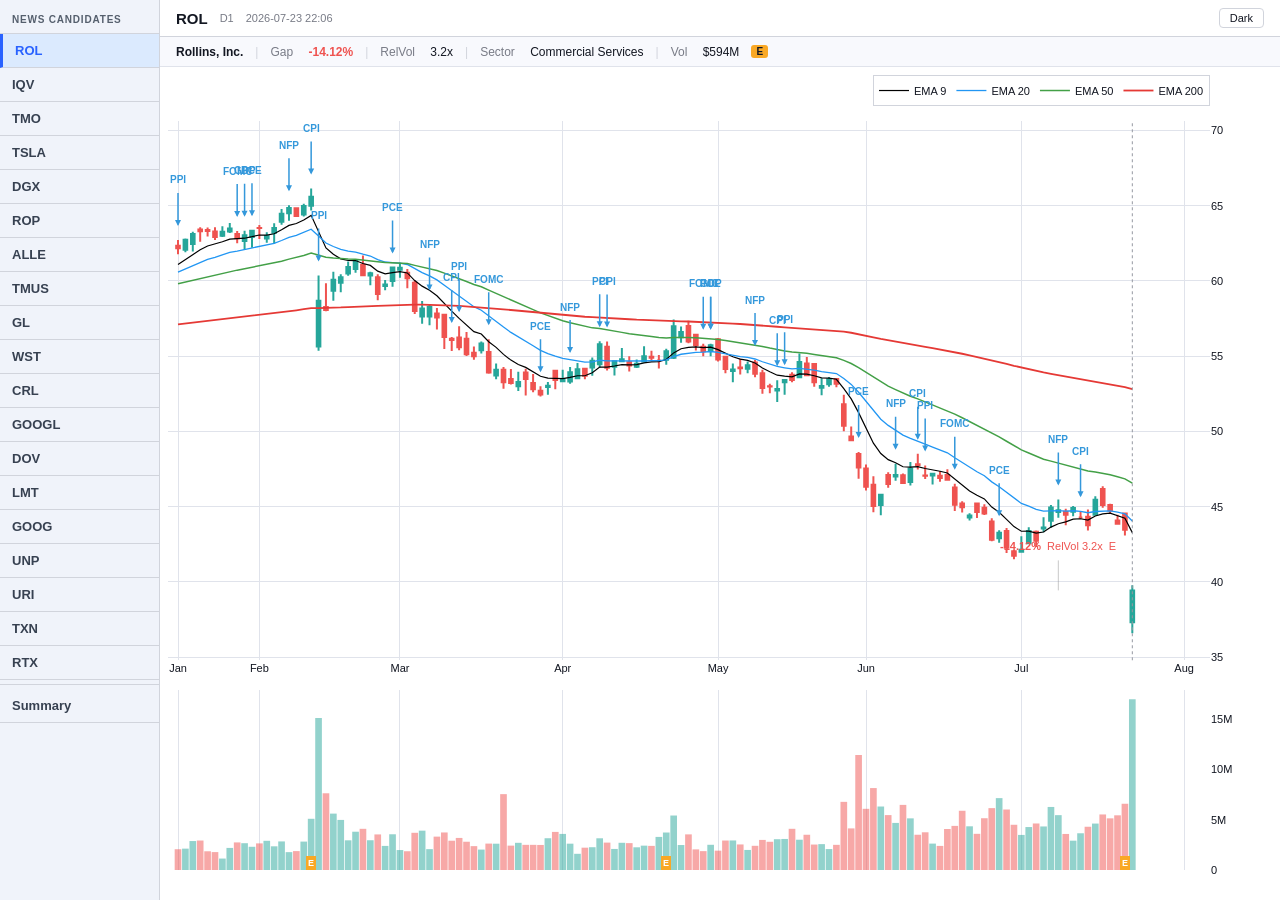
<file: screening/news-tv.html>
<!DOCTYPE html>
<html lang="en">
<head>
<meta charset="UTF-8">
<meta name="viewport" content="width=device-width, initial-scale=1.0">
<title>News Candidates – 2026-07-23</title>
<script src="https://cdn.plot.ly/plotly-2.32.0.min.js" charset="utf-8"></script>
<style>
  *, *::before, *::after { box-sizing: border-box; margin: 0; padding: 0; }
  body { background: #f0f3fa; color: #131722; font-family: -apple-system, BlinkMacSystemFont, 'Segoe UI', Roboto, sans-serif; display: flex; height: 100vh; overflow: hidden; }
  #sidebar { width: 160px; background: #f0f3fa; border-right: 1px solid #d1d4dc; display: flex; flex-direction: column; overflow-y: auto; flex-shrink: 0; order: 1; }
  #sidebar h2 { font-size: 10px; text-transform: uppercase; letter-spacing: .08em; color: #555f6d; padding: 14px 12px 8px; border-bottom: 1px solid #d1d4dc; }
  .tbtn { display: block; width: 100%; padding: 9px 12px; font-size: 13px; font-weight: 600; text-align: left; background: transparent; color: #374151; border: none; border-bottom: 1px solid #d1d4dc; cursor: pointer; transition: background .1s; }
  .tbtn:hover { background: #e8eeff; }
  .tbtn.active { background: #dbeafe; color: #2962ff; border-left: 3px solid #2962ff; }
  #main { flex: 1; display: flex; flex-direction: column; min-width: 0; order: 2; }
  #hdr { padding: 8px 16px; font-size: 15px; font-weight: 700; border-bottom: 1px solid #d1d4dc; background: #ffffff; display: flex; align-items: center; gap: 12px; }
  #hdr .sub { font-size: 11px; font-weight: 400; color: #787b86; }
  #chart { flex: 1; background: #ffffff; }
  #info-bar { padding: 5px 16px; background: #f8f9fd; border-bottom: 1px solid #e0e3eb; font-size: 12px; display: flex; align-items: center; flex-wrap: wrap; gap: 4px 12px; min-height: 30px; }
  .ib-name { font-weight: 600; color: #131722; }
  .ib-sep { color: #d1d4dc; user-select: none; }
  .ib-lbl { color: #787b86; }
  .ib-val { color: #131722; font-weight: 500; }
  .ib-pos { color: #26a69a; font-weight: 600; }
  .ib-neg { color: #ef5350; font-weight: 600; }
  .ib-badge { background: #2962ff; color: #fff; font-size: 10px; font-weight: 700; padding: 1px 5px; border-radius: 3px; }
  .ib-badge-e { background: #f9a825; color: #131722; }
  #summary-panel { flex: 1; display: none; background: #ffffff; padding: 20px 24px; overflow-y: auto; font-family: 'Consolas','Monaco','Courier New',monospace; font-size: 12px; line-height: 1.7; color: #131722; white-space: pre; }
  .tbtn-sep { height: 1px; background: #d1d4dc; margin: 4px 0; }
  body.dark { background: #131722; color: #d1d4dc; }
  body.dark #sidebar { background: #1e222d; border-right-color: #2a2e39; }
  body.dark #sidebar h2 { color: #787b86; border-bottom-color: #2a2e39; }
  body.dark .tbtn { color: #d1d4dc; border-bottom-color: #2a2e39; }
  body.dark .tbtn:hover { background: #2a2e39; }
  body.dark .tbtn.active { background: #1f2d5c; color: #5b9cf6; }
  body.dark .tbtn-sep { background: #434651; }
  body.dark #hdr { background: #1e222d; border-bottom-color: #2a2e39; }
  body.dark #hdr .sub { color: #787b86; }
  body.dark #chart, body.dark #summary-panel { background: #131722; }
  body.dark #info-bar { background: #1e222d; border-bottom-color: #2a2e39; }
  body.dark .ib-name, body.dark .ib-val { color: #d1d4dc; }
  body.dark .ib-sep { color: #434651; }
  body.dark #summary-panel { color: #d1d4dc; }
  #theme-btn { margin-left: auto; padding: 3px 10px; font-size: 11px; border: 1px solid #d1d4dc; border-radius: 4px; background: transparent; cursor: pointer; color: inherit; }
  body.dark #theme-btn { border-color: #434651; }
</style>
</head>
<body>
<div id="sidebar">
  <h2>News Candidates</h2>
</div>
<div id="main">
  <div id="hdr">
    <span id="chart-label">–</span>
    <span class="sub">D1</span>
    <span class="sub">2026-07-23 22:06</span>
    <button id="theme-btn" onclick="toggleTheme()">Dark</button>
  </div>
  <div id="info-bar"></div>
  <div id="chart"></div>
  <div id="summary-panel"></div>
</div>
<script>
const DATA = {"ROL": {"dates": ["2026-01-15", "2026-01-16", "2026-01-20", "2026-01-21", "2026-01-22", "2026-01-23", "2026-01-26", "2026-01-27", "2026-01-28", "2026-01-29", "2026-01-30", "2026-02-02", "2026-02-03", "2026-02-04", "2026-02-05", "2026-02-06", "2026-02-09", "2026-02-10", "2026-02-11", "2026-02-12", "2026-02-13", "2026-02-17", "2026-02-18", "2026-02-19", "2026-02-20", "2026-02-23", "2026-02-24", "2026-02-25", "2026-02-26", "2026-02-27", "2026-03-02", "2026-03-03", "2026-03-04", "2026-03-05", "2026-03-06", "2026-03-09", "2026-03-10", "2026-03-11", "2026-03-12", "2026-03-13", "2026-03-16", "2026-03-17", "2026-03-18", "2026-03-19", "2026-03-20", "2026-03-23", "2026-03-24", "2026-03-25", "2026-03-26", "2026-03-27", "2026-03-30", "2026-03-31", "2026-04-01", "2026-04-02", "2026-04-06", "2026-04-07", "2026-04-08", "2026-04-09", "2026-04-10", "2026-04-13", "2026-04-14", "2026-04-15", "2026-04-16", "2026-04-17", "2026-04-20", "2026-04-21", "2026-04-22", "2026-04-23", "2026-04-24", "2026-04-27", "2026-04-28", "2026-04-29", "2026-04-30", "2026-05-01", "2026-05-04", "2026-05-05", "2026-05-06", "2026-05-07", "2026-05-08", "2026-05-11", "2026-05-12", "2026-05-13", "2026-05-14", "2026-05-15", "2026-05-18", "2026-05-19", "2026-05-20", "2026-05-21", "2026-05-22", "2026-05-26", "2026-05-27", "2026-05-28", "2026-05-29", "2026-06-01", "2026-06-02", "2026-06-03", "2026-06-04", "2026-06-05", "2026-06-08", "2026-06-09", "2026-06-10", "2026-06-11", "2026-06-12", "2026-06-15", "2026-06-16", "2026-06-17", "2026-06-18", "2026-06-22", "2026-06-23", "2026-06-24", "2026-06-25", "2026-06-26", "2026-06-29", "2026-06-30", "2026-07-01", "2026-07-02", "2026-07-06", "2026-07-07", "2026-07-08", "2026-07-09", "2026-07-10", "2026-07-13", "2026-07-14", "2026-07-15", "2026-07-16", "2026-07-17", "2026-07-20", "2026-07-21", "2026-07-22", "2026-07-23", "2026-07-24", "2026-07-27", "2026-07-28", "2026-07-29", "2026-07-30", "2026-07-31", "2026-08-03", "2026-08-04", "2026-08-05", "2026-08-06"], "open": [62.33, 62.07, 62.46, 63.42, 63.38, 63.28, 63.0, 63.28, 63.11, 62.66, 62.92, 63.52, 62.81, 63.2, 63.93, 64.49, 64.82, 64.41, 65.0, 55.65, 58.27, 59.35, 59.88, 60.5, 60.79, 61.07, 60.36, 60.24, 59.67, 60.0, 60.75, 60.55, 59.87, 57.64, 57.63, 57.83, 57.75, 56.16, 56.24, 56.16, 55.22, 55.4, 55.28, 53.72, 54.09, 53.48, 53.0, 53.91, 53.21, 52.7, 52.95, 54.03, 53.34, 53.32, 53.54, 54.16, 54.25, 54.46, 55.63, 54.29, 54.66, 54.6, 54.3, 54.65, 54.97, 54.71, 54.76, 54.9, 56.25, 57.0, 56.42, 55.62, 55.35, 56.12, 54.96, 54.02, 54.24, 54.16, 54.58, 53.86, 53.01, 52.72, 53.26, 53.77, 53.6, 54.52, 54.48, 52.9, 53.13, 53.48, 51.81, 49.67, 48.5, 47.54, 46.46, 45.11, 47.11, 47.0, 47.09, 46.64, 47.82, 47.07, 47.07, 47.06, 47.1, 46.27, 45.21, 44.29, 45.21, 44.93, 44.01, 42.9, 43.39, 42.04, 42.0, 42.57, 43.34, 43.55, 44.07, 44.64, 44.66, 44.67, 44.29, 44.34, 44.47, 46.18, 45.11, 44.08, 44.55, 37.33, null, null, null, null, null, null, null, null, null, null], "high": [62.72, 62.81, 63.27, 63.56, 63.55, 63.56, 63.64, 63.84, 63.31, 63.34, 63.36, 63.71, 63.23, 63.83, 64.78, 65.03, 64.9, 65.12, 66.14, 60.36, 59.85, 60.61, 60.44, 61.29, 61.39, 61.69, 60.61, 60.44, 60.06, 60.89, 61.21, 60.79, 60.05, 58.66, 58.43, 58.2, 57.77, 56.27, 56.98, 56.6, 55.65, 55.98, 56.12, 54.52, 54.28, 54.15, 53.96, 54.16, 53.81, 53.01, 53.28, 54.03, 54.1, 54.28, 54.54, 54.17, 54.92, 55.99, 55.97, 54.68, 55.54, 55.0, 54.78, 55.66, 55.36, 55.07, 55.5, 57.44, 56.97, 57.36, 56.48, 55.82, 55.83, 56.2, 54.96, 54.52, 54.83, 54.64, 54.74, 54.1, 53.17, 53.4, 53.47, 53.94, 55.18, 54.95, 54.48, 53.53, 53.62, 53.53, 52.44, 50.32, 48.64, 47.81, 47.03, 45.81, 47.29, 47.86, 47.21, 47.97, 48.52, 47.74, 47.24, 47.35, 47.48, 46.53, 45.36, 44.56, 45.27, 45.16, 44.24, 43.43, 43.59, 42.12, 43.04, 43.64, 43.42, 44.3, 45.12, 45.47, 44.86, 45.04, 44.7, 44.82, 45.7, 46.36, 45.19, 44.46, 44.6, 39.78, null, null, null, null, null, null, null, null, null, null], "low": [61.78, 61.9, 61.95, 62.6, 62.95, 62.72, 62.92, 63.19, 62.51, 62.09, 62.21, 62.78, 62.53, 62.49, 63.73, 64.0, 64.24, 64.28, 64.68, 55.36, 57.98, 58.68, 59.24, 60.34, 60.54, 60.35, 59.71, 58.72, 59.38, 59.62, 60.21, 59.51, 57.8, 57.16, 57.06, 56.78, 55.47, 55.35, 55.39, 55.01, 54.76, 55.17, 53.83, 53.47, 52.84, 53.11, 52.69, 52.38, 52.6, 52.32, 52.43, 52.8, 53.33, 53.16, 53.5, 53.47, 53.7, 54.25, 54.05, 53.71, 54.66, 53.98, 54.22, 54.58, 54.71, 54.18, 54.43, 54.82, 55.9, 55.86, 55.38, 54.99, 54.99, 54.64, 53.87, 53.27, 53.79, 53.87, 53.6, 52.51, 52.54, 51.95, 52.43, 53.26, 53.59, 53.68, 52.97, 52.4, 52.97, 52.93, 50.02, 49.39, 46.85, 46.07, 44.63, 44.43, 46.26, 46.72, 46.57, 46.4, 47.47, 46.84, 46.47, 46.65, 46.75, 44.72, 44.62, 44.09, 44.25, 44.44, 42.7, 42.61, 41.93, 41.5, 42.0, 42.55, 42.32, 43.3, 43.62, 44.26, 43.76, 44.36, 44.2, 43.42, 44.47, 44.93, 44.55, 43.82, 43.09, 36.5875, null, null, null, null, null, null, null, null, null, null], "close": [62.17, 62.73, 63.11, 63.3, 63.32, 62.91, 63.26, 63.49, 62.83, 63.03, 63.34, 63.51, 62.98, 63.51, 64.47, 64.84, 64.31, 64.97, 65.6, 58.69, 58.06, 60.08, 60.25, 60.92, 61.35, 60.38, 60.51, 59.13, 59.76, 60.89, 60.88, 60.17, 58.0, 58.17, 58.28, 57.57, 56.28, 56.08, 55.59, 55.13, 55.0, 55.84, 53.91, 54.09, 53.26, 53.21, 53.29, 53.48, 52.81, 52.46, 53.04, 53.41, 53.49, 53.93, 54.13, 53.7, 54.7, 55.79, 54.23, 54.66, 54.8, 54.38, 54.49, 55.0, 54.9, 54.71, 55.32, 56.99, 56.6, 55.97, 55.74, 55.33, 55.73, 54.78, 54.15, 54.11, 54.19, 54.39, 53.83, 52.88, 52.98, 52.82, 53.42, 53.42, 54.61, 53.74, 53.27, 53.02, 53.46, 53.16, 50.38, 49.42, 47.6, 46.32, 45.04, 45.79, 46.5, 47.1, 46.58, 47.53, 47.77, 47.05, 47.19, 46.9, 46.79, 45.13, 44.96, 44.41, 44.64, 44.54, 42.8, 43.27, 42.28, 41.74, 42.14, 43.38, 42.73, 43.62, 44.95, 44.77, 44.47, 44.92, 44.29, 43.76, 45.46, 45.11, 44.74, 43.86, 43.47, 39.44, null, null, null, null, null, null, null, null, null, null], "volume": [2067900, 2124800, 2881500, 2932800, 1862500, 1781100, 1139700, 2197600, 2745300, 2665900, 2310500, 2647600, 2905000, 2357500, 2842500, 1777100, 1881700, 2827000, 5094600, 15116100, 7634600, 5611300, 4982100, 2954300, 3809300, 4098100, 2961500, 3539400, 2397400, 3555600, 1986500, 1866900, 3701800, 3914900, 2076100, 3321700, 3734200, 2913300, 3190700, 2813400, 2376300, 2032400, 2628400, 2616800, 7548600, 2426200, 2704400, 2504000, 2503700, 2491300, 3161600, 3790800, 3591800, 2618800, 1610700, 2219900, 2266500, 3155000, 2726600, 2095100, 2706500, 2675200, 2258400, 2422900, 2400200, 3293100, 3731100, 5421500, 2484500, 3544100, 2051000, 1878400, 2508600, 1924300, 2932500, 2940200, 2543900, 1994700, 2407000, 2992200, 2808200, 3063500, 3088800, 4099100, 3013200, 3508200, 2533000, 2574300, 2083200, 2503600, 6781400, 4139800, 11454400, 6088100, 8153300, 6317800, 5462800, 4685000, 6478700, 5138400, 3508200, 3752800, 2626600, 2396700, 4080300, 4389400, 5894000, 4349000, 3599700, 5151600, 6156300, 7153100, 6019400, 4501300, 3489400, 4274900, 4628900, 4332300, 6273500, 5458700, 3586400, 2918700, 3655600, 4302800, 4620300, 5527600, 5140600, 5441300, 6591600, 16993476, null, null, null, null, null, null, null, null, null, null], "ema9": [61.0922, 61.4198, 61.7578, 62.0663, 62.317, 62.4356, 62.6005, 62.7784, 62.7887, 62.837, 62.9376, 63.0521, 63.0376, 63.1321, 63.3997, 63.6878, 63.8122, 64.0438, 64.355, 63.222, 62.1896, 61.7677, 61.4641, 61.3553, 61.3543, 61.1594, 61.0295, 60.6496, 60.4717, 60.5554, 60.6203, 60.5302, 60.0242, 59.6533, 59.3787, 59.0169, 58.4696, 57.9916, 57.5113, 57.0351, 56.628, 56.4704, 55.9583, 55.5847, 55.1197, 54.7378, 54.4482, 54.2546, 53.9657, 53.6645, 53.5396, 53.5137, 53.509, 53.5932, 53.7005, 53.7004, 53.9003, 54.2783, 54.2686, 54.3469, 54.4375, 54.426, 54.4388, 54.551, 54.6208, 54.6387, 54.7749, 55.2179, 55.4944, 55.5895, 55.6196, 55.5617, 55.5953, 55.4323, 55.1758, 54.9627, 54.8081, 54.7245, 54.5456, 54.2125, 53.966, 53.7368, 53.6734, 53.6227, 53.8202, 53.8042, 53.6973, 53.5619, 53.5415, 53.4652, 52.8482, 52.1625, 51.25, 50.264, 49.2192, 48.5334, 48.1267, 47.9214, 47.6531, 47.6285, 47.6568, 47.5354, 47.4663, 47.3531, 47.2405, 46.8184, 46.4467, 46.0394, 45.7595, 45.5156, 44.9725, 44.632, 44.1616, 43.6773, 43.3698, 43.3718, 43.2435, 43.3188, 43.645, 43.87, 43.99, 44.176, 44.1988, 44.111, 44.3808, 44.5267, 44.5693, 44.4275, 44.236, 43.2768, null, null, null, null, null, null, null, null, null, null], "ema20": [60.5855, 60.7897, 61.0107, 61.2287, 61.4279, 61.5691, 61.7301, 61.8977, 61.9865, 62.0859, 62.2053, 62.3296, 62.3915, 62.498, 62.6858, 62.891, 63.0261, 63.2113, 63.4388, 62.9865, 62.5173, 62.2852, 62.0914, 61.9798, 61.9198, 61.7732, 61.6529, 61.4126, 61.2552, 61.2204, 61.188, 61.0911, 60.7967, 60.5465, 60.3306, 60.0677, 59.707, 59.3616, 59.0024, 58.6336, 58.2875, 58.0544, 57.6597, 57.3197, 56.9331, 56.5785, 56.2653, 56.0001, 55.6962, 55.388, 55.1644, 54.9973, 54.8538, 54.7658, 54.7052, 54.6095, 54.6181, 54.7297, 54.6821, 54.68, 54.6915, 54.6618, 54.6454, 54.6792, 54.7002, 54.7012, 54.7601, 54.9725, 55.1275, 55.2077, 55.2584, 55.2652, 55.3095, 55.2591, 55.1534, 55.0541, 54.9718, 54.9164, 54.8129, 54.6288, 54.4718, 54.3145, 54.2293, 54.1522, 54.1958, 54.1524, 54.0684, 53.9685, 53.9201, 53.8477, 53.5174, 53.1272, 52.6008, 52.0026, 51.3395, 50.811, 50.4004, 50.0861, 49.7522, 49.5406, 49.3719, 49.1508, 48.964, 48.7675, 48.5791, 48.2507, 47.9373, 47.6013, 47.3193, 47.0546, 46.6494, 46.3276, 45.9421, 45.5419, 45.2179, 45.0429, 44.8226, 44.708, 44.7311, 44.7348, 44.7096, 44.7296, 44.6877, 44.5994, 44.6814, 44.7222, 44.7239, 44.6416, 44.53, 44.0453, null, null, null, null, null, null, null, null, null, null], "ema50": [59.8083, 59.9229, 60.0479, 60.1754, 60.2987, 60.4011, 60.5133, 60.63, 60.7163, 60.807, 60.9063, 61.0084, 61.0858, 61.1808, 61.3098, 61.4482, 61.5605, 61.6942, 61.8473, 61.7235, 61.5799, 61.521, 61.4712, 61.4496, 61.4457, 61.4039, 61.3688, 61.281, 61.2214, 61.2084, 61.1955, 61.1553, 61.0316, 60.9193, 60.8158, 60.6886, 60.5157, 60.3417, 60.1554, 59.9583, 59.7639, 59.61, 59.3865, 59.1788, 58.9466, 58.7217, 58.5087, 58.3115, 58.0957, 57.8747, 57.6851, 57.5175, 57.3595, 57.225, 57.1037, 56.9702, 56.8812, 56.8384, 56.7361, 56.6547, 56.5819, 56.4956, 56.4169, 56.3614, 56.3041, 56.2415, 56.2054, 56.2362, 56.2504, 56.2394, 56.2199, 56.185, 56.1671, 56.1127, 56.0358, 55.9602, 55.8908, 55.832, 55.7534, 55.6408, 55.5364, 55.4299, 55.3511, 55.2753, 55.2493, 55.1901, 55.1148, 55.0326, 54.971, 54.8999, 54.7227, 54.5147, 54.2436, 53.9328, 53.5841, 53.2784, 53.0126, 52.7808, 52.5376, 52.3412, 52.162, 51.9615, 51.7744, 51.5832, 51.3952, 51.1496, 50.9068, 50.652, 50.4163, 50.1858, 49.8962, 49.6363, 49.3479, 49.0495, 48.7786, 48.5668, 48.3379, 48.1529, 48.0273, 47.8996, 47.7651, 47.6535, 47.5216, 47.3741, 47.299, 47.2132, 47.1162, 46.9885, 46.8505, 46.5599, null, null, null, null, null, null, null, null, null, null], "ema200": [57.1125, 57.1684, 57.2275, 57.2879, 57.348, 57.4033, 57.4616, 57.5216, 57.5744, 57.6287, 57.6855, 57.7435, 57.7956, 57.8524, 57.9183, 57.9871, 58.0501, 58.1189, 58.1934, 58.1983, 58.1969, 58.2157, 58.2359, 58.2626, 58.2933, 58.3141, 58.3359, 58.3438, 58.3579, 58.3831, 58.408, 58.4255, 58.4213, 58.4188, 58.4174, 58.409, 58.3878, 58.3648, 58.3372, 58.3053, 58.2724, 58.2482, 58.205, 58.1641, 58.1153, 58.0665, 58.019, 57.9738, 57.9224, 57.8681, 57.82, 57.7761, 57.7335, 57.6956, 57.6602, 57.6208, 57.5917, 57.5738, 57.5405, 57.5118, 57.4849, 57.454, 57.4245, 57.4003, 57.3755, 57.3489, 57.3288, 57.3254, 57.3182, 57.3047, 57.2892, 57.2697, 57.2544, 57.2297, 57.1991, 57.1684, 57.1387, 57.1114, 57.0787, 57.0369, 56.9966, 56.955, 56.9198, 56.885, 56.8624, 56.8313, 56.7959, 56.7583, 56.7255, 56.69, 56.6272, 56.5555, 56.4664, 56.3654, 56.2528, 56.1486, 56.0526, 55.9636, 55.8702, 55.7872, 55.7074, 55.6213, 55.5374, 55.4514, 55.3653, 55.2634, 55.1609, 55.0539, 54.9503, 54.8467, 54.7269, 54.6129, 54.4901, 54.3633, 54.2416, 54.1336, 54.0201, 53.9166, 53.8274, 53.7373, 53.6451, 53.5582, 53.466, 53.3694, 53.2907, 53.2093, 53.1251, 53.0329, 52.9377, 52.8034, null, null, null, null, null, null, null, null, null, null], "earnings": ["2026-07-22", "2026-04-22", "2026-02-11"], "macro_marks": [{"index": 0, "type": "PPI"}, {"index": 8, "type": "FOMC"}, {"index": 9, "type": "GDP"}, {"index": 10, "type": "PCE"}, {"index": 15, "type": "NFP"}, {"index": 18, "type": "CPI"}, {"index": 19, "type": "PPI"}, {"index": 29, "type": "PCE"}, {"index": 34, "type": "NFP"}, {"index": 37, "type": "CPI"}, {"index": 38, "type": "PPI"}, {"index": 42, "type": "FOMC"}, {"index": 49, "type": "PCE"}, {"index": 53, "type": "NFP"}, {"index": 57, "type": "PPI"}, {"index": 58, "type": "CPI"}, {"index": 71, "type": "FOMC"}, {"index": 72, "type": "GDP"}, {"index": 72, "type": "PCE"}, {"index": 78, "type": "NFP"}, {"index": 81, "type": "CPI"}, {"index": 82, "type": "PPI"}, {"index": 92, "type": "PCE"}, {"index": 97, "type": "NFP"}, {"index": 100, "type": "CPI"}, {"index": 101, "type": "PPI"}, {"index": 105, "type": "FOMC"}, {"index": 111, "type": "PCE"}, {"index": 119, "type": "NFP"}, {"index": 122, "type": "CPI"}], "n_future": 10, "meta": {"name": "Rollins, Inc.", "gap": -14.12, "rel_vol": 3.2, "sector": "Commercial Services", "notional": 594.4, "tags": ["E"]}}, "IQV": {"dates": ["2026-01-15", "2026-01-16", "2026-01-20", "2026-01-21", "2026-01-22", "2026-01-23", "2026-01-26", "2026-01-27", "2026-01-28", "2026-01-29", "2026-01-30", "2026-02-02", "2026-02-03", "2026-02-04", "2026-02-05", "2026-02-06", "2026-02-09", "2026-02-10", "2026-02-11", "2026-02-12", "2026-02-13", "2026-02-17", "2026-02-18", "2026-02-19", "2026-02-20", "2026-02-23", "2026-02-24", "2026-02-25", "2026-02-26", "2026-02-27", "2026-03-02", "2026-03-03", "2026-03-04", "2026-03-05", "2026-03-06", "2026-03-09", "2026-03-10", "2026-03-11", "2026-03-12", "2026-03-13", "2026-03-16", "2026-03-17", "2026-03-18", "2026-03-19", "2026-03-20", "2026-03-23", "2026-03-24", "2026-03-25", "2026-03-26", "2026-03-27", "2026-03-30", "2026-03-31", "2026-04-01", "2026-04-02", "2026-04-06", "2026-04-07", "2026-04-08", "2026-04-09", "2026-04-10", "2026-04-13", "2026-04-14", "2026-04-15", "2026-04-16", "2026-04-17", "2026-04-20", "2026-04-21", "2026-04-22", "2026-04-23", "2026-04-24", "2026-04-27", "2026-04-28", "2026-04-29", "2026-04-30", "2026-05-01", "2026-05-04", "2026-05-05", "2026-05-06", "2026-05-07", "2026-05-08", "2026-05-11", "2026-05-12", "2026-05-13", "2026-05-14", "2026-05-15", "2026-05-18", "2026-05-19", "2026-05-20", "2026-05-21", "2026-05-22", "2026-05-26", "2026-05-27", "2026-05-28", "2026-05-29", "2026-06-01", "2026-06-02", "2026-06-03", "2026-06-04", "2026-06-05", "2026-06-08", "2026-06-09", "2026-06-10", "2026-06-11", "2026-06-12", "2026-06-15", "2026-06-16", "2026-06-17", "2026-06-18", "2026-06-22", "2026-06-23", "2026-06-24", "2026-06-25", "2026-06-26", "2026-06-29", "2026-06-30", "2026-07-01", "2026-07-02", "2026-07-06", "2026-07-07", "2026-07-08", "2026-07-09", "2026-07-10", "2026-07-13", "2026-07-14", "2026-07-15", "2026-07-16", "2026-07-17", "2026-07-20", "2026-07-21", "2026-07-22", "2026-07-23", "2026-07-24", "2026-07-27", "2026-07-28", "2026-07-29", "2026-07-30", "2026-07-31", "2026-08-03", "2026-08-04", "2026-08-05", "2026-08-06"], "open": [240.89, 240.36, 232.5, 235.92, 242.0, 238.5, 234.76, 237.8, 239.39, 240.33, 234.41, 228.74, 230.08, 201.25, 199.88, 183.12, 187.26, 192.97, 180.34, 162.93, 169.98, 166.21, 164.73, 169.05, 168.3, 163.86, 162.61, 166.39, 165.58, 168.08, 174.81, 170.79, 174.73, 176.69, 178.2, 174.49, 178.12, 170.41, 169.23, 164.65, 166.98, 166.67, 165.17, 165.31, 166.37, 170.26, 164.44, 168.58, 164.33, 167.58, 165.67, 168.72, 171.86, 170.19, 173.11, 169.4, 175.39, 171.15, 169.45, 166.7, 172.81, 175.82, 179.84, 174.4, 174.64, 177.17, 178.33, 168.64, 161.33, 162.88, 163.96, 158.61, 155.0, 160.13, 158.5, 159.8, 180.32, 177.86, 182.43, 178.12, 173.98, 174.16, 174.1, 170.07, 169.19, 172.36, 170.0, 170.56, 168.7, 166.18, 163.56, 165.02, 181.17, 182.84, 185.0, 177.45, 185.44, 187.31, 184.72, 185.22, 184.37, 181.14, 181.16, 182.11, 179.39, 175.68, 170.67, 167.62, 169.95, 174.69, 186.85, 185.43, 192.02, 194.0, 195.14, 204.33, 205.44, 210.0, 206.12, 205.3, 211.0, 207.85, 205.01, 209.25, 207.98, 207.15, 205.19, 198.89, 202.46, 216.66, null, null, null, null, null, null, null, null, null, null], "high": [242.44, 241.55, 237.36, 242.8, 242.99, 239.27, 239.51, 244.16, 241.14, 240.33, 234.87, 231.75, 233.48, 206.0, 199.88, 190.09, 193.26, 194.83, 185.0, 170.0, 172.52, 167.55, 171.14, 171.06, 169.34, 166.12, 166.43, 166.39, 172.37, 179.25, 177.21, 174.83, 178.28, 182.93, 179.65, 180.24, 180.14, 173.5, 172.77, 167.04, 168.86, 171.62, 168.92, 169.56, 167.56, 172.8, 169.23, 171.07, 170.48, 168.54, 168.72, 173.34, 174.27, 177.12, 173.11, 172.19, 178.57, 171.31, 169.94, 173.18, 176.4, 180.72, 179.84, 179.38, 177.3, 180.98, 179.72, 168.64, 164.13, 165.51, 164.05, 159.95, 160.15, 161.5, 161.4, 176.99, 182.7, 182.0, 182.62, 179.73, 176.24, 176.26, 175.95, 173.35, 174.97, 175.93, 171.97, 170.63, 169.57, 167.09, 167.81, 181.13, 185.28, 188.86, 186.37, 182.32, 188.86, 188.92, 185.55, 190.68, 187.07, 182.05, 182.41, 183.34, 180.62, 177.54, 171.0, 169.9, 172.84, 187.79, 191.16, 191.39, 193.58, 194.08, 206.5, 208.29, 207.97, 211.1, 207.57, 210.09, 211.01, 212.36, 208.61, 211.92, 211.87, 211.64, 205.54, 203.97, 202.64, 217.05, null, null, null, null, null, null, null, null, null, null], "low": [238.04, 237.67, 230.65, 233.13, 238.21, 234.69, 227.99, 235.45, 237.47, 233.65, 228.67, 226.57, 201.55, 197.25, 176.07, 182.77, 185.15, 181.77, 174.83, 156.67, 165.6, 162.82, 163.35, 161.94, 163.62, 159.67, 162.03, 160.0, 163.04, 167.12, 172.45, 168.53, 173.32, 176.28, 173.93, 172.17, 170.88, 169.41, 162.22, 164.14, 163.6, 166.61, 163.4, 163.96, 163.8, 165.82, 163.66, 163.23, 164.33, 162.36, 163.27, 166.55, 169.78, 169.72, 163.59, 168.3, 171.77, 165.42, 165.25, 166.26, 171.73, 175.81, 171.84, 173.61, 173.0, 175.02, 174.51, 156.32, 160.2, 162.02, 158.63, 155.22, 154.5, 156.24, 158.0, 156.63, 175.77, 177.26, 175.28, 172.38, 170.98, 168.07, 170.55, 168.68, 169.19, 169.24, 165.44, 166.42, 163.04, 161.75, 163.02, 163.95, 178.41, 182.0, 178.86, 174.1, 182.59, 182.37, 181.55, 183.62, 180.42, 178.02, 177.98, 176.13, 177.13, 169.71, 162.22, 163.35, 168.75, 174.69, 183.17, 185.43, 189.23, 188.92, 195.14, 203.94, 201.98, 204.75, 201.16, 203.18, 206.73, 206.74, 202.76, 206.52, 207.97, 205.8, 201.33, 198.73, 197.6, 204.15, null, null, null, null, null, null, null, null, null, null], "close": [241.28, 237.68, 233.69, 241.4, 239.05, 235.31, 239.43, 241.04, 239.76, 235.62, 230.15, 231.23, 203.77, 202.54, 180.96, 187.49, 192.67, 182.45, 177.18, 168.85, 166.94, 164.44, 171.06, 169.36, 165.62, 162.31, 164.88, 161.91, 170.64, 178.81, 174.27, 173.96, 177.88, 178.5, 174.49, 178.55, 170.93, 171.58, 162.93, 164.72, 164.89, 168.43, 167.02, 166.47, 166.07, 166.96, 166.09, 165.64, 169.4, 163.85, 166.16, 170.54, 172.4, 173.26, 170.72, 170.62, 172.54, 168.98, 167.34, 171.99, 175.28, 178.1, 171.95, 176.46, 176.76, 175.69, 175.21, 160.68, 162.28, 163.84, 158.98, 156.66, 158.37, 157.77, 160.94, 176.42, 176.47, 178.64, 178.71, 173.55, 175.06, 172.38, 170.68, 169.12, 172.81, 173.18, 171.5, 168.02, 167.9, 162.0, 165.62, 181.09, 182.21, 186.82, 180.64, 182.05, 186.88, 183.45, 183.69, 186.25, 182.17, 181.06, 181.46, 178.39, 179.17, 170.67, 167.77, 167.81, 171.28, 185.62, 186.43, 191.14, 193.28, 193.22, 203.2, 207.04, 205.97, 208.23, 203.79, 208.97, 207.85, 207.55, 207.83, 206.81, 210.49, 206.26, 203.9, 201.62, 198.52, 207.38, null, null, null, null, null, null, null, null, null, null], "volume": [723500, 1350700, 1231200, 1016700, 1327100, 683300, 945800, 1315900, 1590800, 1450200, 1463900, 806000, 4933300, 3392600, 4424700, 3443000, 2045100, 3647100, 4558900, 7055300, 4265600, 2212500, 2597800, 3586300, 2581800, 2620400, 2643400, 3192000, 4139400, 5206400, 1807300, 1577100, 1778900, 2101600, 1766000, 1979300, 1597700, 977200, 1844300, 1600400, 1307700, 1449700, 1269200, 1345600, 3462100, 1402900, 1515100, 1451900, 1149100, 1526900, 1281400, 1354900, 770100, 794300, 1155300, 1336100, 1756700, 1912600, 1454500, 1401700, 1238100, 1288200, 1536800, 1635200, 1049500, 1831700, 1284200, 2141800, 1087300, 982400, 1466800, 1593600, 2518900, 1523300, 3130000, 4177100, 1837100, 1803100, 1083100, 1569400, 1213000, 1516000, 1687600, 1791100, 1200300, 1645400, 2160300, 2081700, 1791000, 2005200, 1400300, 2253800, 2597500, 1404800, 1679300, 1561400, 1676300, 1279000, 1203600, 1311100, 1209900, 1605500, 1254300, 1732200, 989300, 1859400, 3703600, 2136100, 1622200, 1862400, 1603000, 1775100, 1291800, 1357500, 2484000, 1229400, 896300, 1345900, 1036100, 1105600, 747400, 1310500, 1104800, 1143700, 1049300, 1262200, 836900, 1029700, 1004300, 1108212, null, null, null, null, null, null, null, null, null, null], "ema9": [239.2842, 238.9633, 237.9087, 238.6069, 238.6955, 238.0184, 238.3007, 238.8486, 239.0309, 238.3487, 236.709, 235.6132, 229.2445, 223.9036, 215.3149, 209.7499, 206.3339, 201.5571, 196.6817, 191.1154, 186.2803, 181.9122, 179.7418, 177.6654, 175.2563, 172.6671, 171.1097, 169.2697, 169.5438, 171.397, 171.9716, 172.3693, 173.4714, 174.4772, 174.4797, 175.2938, 174.421, 173.8528, 171.6683, 170.2786, 169.2009, 169.0467, 168.6414, 168.2071, 167.7797, 167.6157, 167.3106, 166.9765, 167.4612, 166.7389, 166.6232, 167.4065, 168.4052, 169.3762, 169.6449, 169.8399, 170.38, 170.1, 169.548, 170.0364, 171.0851, 172.4881, 172.3805, 173.1964, 173.9091, 174.2653, 174.4542, 171.6994, 169.8155, 168.6204, 166.6923, 164.6859, 163.4227, 162.2921, 162.0217, 164.9014, 167.2151, 169.5001, 171.3421, 171.7837, 172.4389, 172.4271, 172.0777, 171.4862, 171.7509, 172.0367, 171.9294, 171.1475, 170.498, 168.7984, 168.1627, 170.7482, 173.0405, 175.7964, 176.7652, 177.8221, 179.6337, 180.397, 181.0556, 182.0945, 182.1096, 181.8996, 181.8117, 181.1274, 180.7359, 178.7227, 176.5322, 174.7877, 174.0862, 176.393, 178.4004, 180.9483, 183.4146, 185.3757, 188.9406, 192.5604, 195.2424, 197.8399, 199.0299, 201.0179, 202.3843, 203.4175, 204.3, 204.802, 205.9396, 206.0037, 205.5829, 204.7903, 203.5363, 204.305, null, null, null, null, null, null, null, null, null, null], "ema20": [234.4642, 234.7704, 234.6675, 235.3087, 235.665, 235.6312, 235.993, 236.4737, 236.7867, 236.6756, 236.0541, 235.5946, 232.5637, 229.7043, 225.062, 221.4837, 218.7396, 215.2834, 211.6545, 207.5779, 203.7076, 199.9678, 197.2147, 194.5619, 191.8055, 188.9964, 186.6996, 184.3387, 183.0341, 182.6318, 181.8354, 181.0854, 180.7801, 180.5629, 179.9846, 179.8479, 178.9986, 178.2921, 176.829, 175.6758, 174.6486, 174.0563, 173.3862, 172.7275, 172.0935, 171.6046, 171.0794, 170.5613, 170.4507, 169.8221, 169.4733, 169.5749, 169.844, 170.1693, 170.2217, 170.2597, 170.4768, 170.3343, 170.0491, 170.234, 170.7145, 171.4179, 171.4686, 171.944, 172.4026, 172.7157, 172.9533, 171.7844, 170.8792, 170.2088, 169.1394, 167.9509, 167.0384, 166.1557, 165.659, 166.6838, 167.6159, 168.6658, 169.6224, 169.9964, 170.4787, 170.6597, 170.6617, 170.5149, 170.7334, 170.9664, 171.0173, 170.7318, 170.4621, 169.6562, 169.2718, 170.3973, 171.5224, 172.9793, 173.7089, 174.5033, 175.682, 176.4218, 177.114, 177.9841, 178.3828, 178.6377, 178.9065, 178.8573, 178.8871, 178.1045, 177.1203, 176.2336, 175.7618, 176.7007, 177.6273, 178.9142, 180.2824, 181.5145, 183.5798, 185.8141, 187.7337, 189.6858, 191.029, 192.7377, 194.177, 195.4506, 196.6296, 197.5991, 198.8268, 199.5348, 199.9505, 200.1095, 199.9581, 200.665, null, null, null, null, null, null, null, null, null, null], "ema50": [225.808, 226.2735, 226.5644, 227.1462, 227.613, 227.9148, 228.3664, 228.8634, 229.2907, 229.5389, 229.5629, 229.6283, 228.6142, 227.5917, 225.763, 224.2621, 223.0232, 221.4321, 219.6967, 217.7027, 215.712, 213.7014, 212.0291, 210.3558, 208.6015, 206.7861, 205.1428, 203.4474, 202.1608, 201.2451, 200.1872, 199.1587, 198.3243, 197.5468, 196.6427, 195.9331, 194.9526, 194.036, 192.8162, 191.7144, 190.6625, 189.7906, 188.8976, 188.0181, 187.1574, 186.3653, 185.5702, 184.7887, 184.1852, 183.3877, 182.7121, 182.2348, 181.8491, 181.5123, 181.0891, 180.6785, 180.3593, 179.9131, 179.42, 179.1287, 178.9777, 178.9433, 178.6691, 178.5824, 178.511, 178.4003, 178.2752, 177.5852, 176.985, 176.4695, 175.7837, 175.0337, 174.3802, 173.7289, 173.2273, 173.3525, 173.4748, 173.6773, 173.8747, 173.862, 173.909, 173.849, 173.7247, 173.5441, 173.5153, 173.5022, 173.4237, 173.2118, 173.0035, 172.572, 172.2993, 172.6441, 173.0192, 173.5604, 173.838, 174.1601, 174.6589, 175.0036, 175.3443, 175.772, 176.0229, 176.2204, 176.4259, 176.5029, 176.6075, 176.3746, 176.0372, 175.7146, 175.5407, 175.9359, 176.3475, 176.9276, 177.5688, 178.1826, 179.1637, 180.2569, 181.2652, 182.3227, 183.1645, 184.1765, 185.1049, 185.9851, 186.8417, 187.6248, 188.5215, 189.2171, 189.7929, 190.2567, 190.5808, 191.2396, null, null, null, null, null, null, null, null, null, null], "ema200": [203.6641, 204.0026, 204.298, 204.6672, 205.0093, 205.3108, 205.6503, 206.0024, 206.3383, 206.6297, 206.8637, 207.1062, 207.073, 207.0279, 206.7685, 206.5767, 206.4383, 206.1996, 205.9108, 205.5421, 205.158, 204.7528, 204.4176, 204.0687, 203.6862, 203.2745, 202.8924, 202.4846, 202.1678, 201.9354, 201.6601, 201.3845, 201.1506, 200.9252, 200.6622, 200.4422, 200.1485, 199.8642, 199.4967, 199.1507, 198.8098, 198.5075, 198.1942, 197.8785, 197.562, 197.2575, 196.9474, 196.6359, 196.3649, 196.0414, 195.744, 195.4932, 195.2635, 195.0445, 194.8025, 194.5619, 194.3427, 194.0904, 193.8242, 193.6069, 193.4246, 193.2721, 193.0599, 192.8948, 192.7342, 192.5646, 192.3919, 192.0764, 191.7799, 191.5019, 191.1783, 190.8348, 190.5118, 190.186, 189.895, 189.7609, 189.6287, 189.5194, 189.4118, 189.254, 189.1127, 188.9462, 188.7645, 188.569, 188.4122, 188.2606, 188.0939, 187.8941, 187.6952, 187.4395, 187.2224, 187.1614, 187.1121, 187.1092, 187.0448, 186.9951, 186.994, 186.9587, 186.9262, 186.9195, 186.8722, 186.8144, 186.7611, 186.6778, 186.6031, 186.4446, 186.2588, 186.0752, 185.928, 185.9249, 185.9299, 185.9818, 186.0544, 186.1257, 186.2956, 186.502, 186.6957, 186.91, 187.0779, 187.2958, 187.5003, 187.6998, 187.9001, 188.0883, 188.3112, 188.4897, 188.6431, 188.7722, 188.8692, 189.0534, null, null, null, null, null, null, null, null, null, null], "earnings": ["2026-07-28", "2026-05-05", "2026-02-05"], "macro_marks": [{"index": 0, "type": "PPI"}, {"index": 8, "type": "FOMC"}, {"index": 9, "type": "GDP"}, {"index": 10, "type": "PCE"}, {"index": 15, "type": "NFP"}, {"index": 18, "type": "CPI"}, {"index": 19, "type": "PPI"}, {"index": 29, "type": "PCE"}, {"index": 34, "type": "NFP"}, {"index": 37, "type": "CPI"}, {"index": 38, "type": "PPI"}, {"index": 42, "type": "FOMC"}, {"index": 49, "type": "PCE"}, {"index": 53, "type": "NFP"}, {"index": 57, "type": "PPI"}, {"index": 58, "type": "CPI"}, {"index": 71, "type": "FOMC"}, {"index": 72, "type": "GDP"}, {"index": 72, "type": "PCE"}, {"index": 78, "type": "NFP"}, {"index": 81, "type": "CPI"}, {"index": 82, "type": "PPI"}, {"index": 92, "type": "PCE"}, {"index": 97, "type": "NFP"}, {"index": 100, "type": "CPI"}, {"index": 101, "type": "PPI"}, {"index": 105, "type": "FOMC"}, {"index": 111, "type": "PCE"}, {"index": 119, "type": "NFP"}, {"index": 122, "type": "CPI"}], "n_future": 10, "meta": {"name": "IQVIA Holdings, Inc.", "gap": 9.14, "rel_vol": 0.8, "sector": "Health Technology", "notional": 178.4, "tags": []}}, "TMO": {"dates": ["2026-01-15", "2026-01-16", "2026-01-20", "2026-01-21", "2026-01-22", "2026-01-23", "2026-01-26", "2026-01-27", "2026-01-28", "2026-01-29", "2026-01-30", "2026-02-02", "2026-02-03", "2026-02-04", "2026-02-05", "2026-02-06", "2026-02-09", "2026-02-10", "2026-02-11", "2026-02-12", "2026-02-13", "2026-02-17", "2026-02-18", "2026-02-19", "2026-02-20", "2026-02-23", "2026-02-24", "2026-02-25", "2026-02-26", "2026-02-27", "2026-03-02", "2026-03-03", "2026-03-04", "2026-03-05", "2026-03-06", "2026-03-09", "2026-03-10", "2026-03-11", "2026-03-12", "2026-03-13", "2026-03-16", "2026-03-17", "2026-03-18", "2026-03-19", "2026-03-20", "2026-03-23", "2026-03-24", "2026-03-25", "2026-03-26", "2026-03-27", "2026-03-30", "2026-03-31", "2026-04-01", "2026-04-02", "2026-04-06", "2026-04-07", "2026-04-08", "2026-04-09", "2026-04-10", "2026-04-13", "2026-04-14", "2026-04-15", "2026-04-16", "2026-04-17", "2026-04-20", "2026-04-21", "2026-04-22", "2026-04-23", "2026-04-24", "2026-04-27", "2026-04-28", "2026-04-29", "2026-04-30", "2026-05-01", "2026-05-04", "2026-05-05", "2026-05-06", "2026-05-07", "2026-05-08", "2026-05-11", "2026-05-12", "2026-05-13", "2026-05-14", "2026-05-15", "2026-05-18", "2026-05-19", "2026-05-20", "2026-05-21", "2026-05-22", "2026-05-26", "2026-05-27", "2026-05-28", "2026-05-29", "2026-06-01", "2026-06-02", "2026-06-03", "2026-06-04", "2026-06-05", "2026-06-08", "2026-06-09", "2026-06-10", "2026-06-11", "2026-06-12", "2026-06-15", "2026-06-16", "2026-06-17", "2026-06-18", "2026-06-22", "2026-06-23", "2026-06-24", "2026-06-25", "2026-06-26", "2026-06-29", "2026-06-30", "2026-07-01", "2026-07-02", "2026-07-06", "2026-07-07", "2026-07-08", "2026-07-09", "2026-07-10", "2026-07-13", "2026-07-14", "2026-07-15", "2026-07-16", "2026-07-17", "2026-07-20", "2026-07-21", "2026-07-22", "2026-07-23", "2026-07-24", "2026-07-27", "2026-07-28", "2026-07-29", "2026-07-30", "2026-07-31", "2026-08-03", "2026-08-04", "2026-08-05", "2026-08-06"], "open": [619.97, 624.09, 609.5, 622.29, 637.39, 637.68, 625.34, 621.62, 618.64, 585.8, 581.73, 575.9, 580.0, 571.51, 563.73, 543.24, 541.2, 549.41, 537.76, 526.81, 514.45, 502.59, 500.52, 510.0, 510.69, 508.01, 516.01, 519.0, 516.09, 515.73, 512.01, 501.51, 510.0, 503.18, 511.32, 496.22, 509.0, 499.4, 491.0, 478.93, 471.07, 475.52, 468.78, 461.22, 469.07, 484.3, 472.87, 495.41, 489.75, 489.62, 478.43, 487.75, 496.3, 486.94, 492.0, 485.24, 502.0, 498.61, 500.11, 494.96, 516.34, 528.88, 527.38, 523.11, 522.83, 529.87, 526.62, 472.65, 469.15, 462.66, 471.99, 467.25, 464.23, 480.0, 466.98, 464.77, 471.16, 473.36, 473.49, 464.86, 454.34, 455.18, 448.21, 444.02, 438.44, 442.0, 449.09, 450.9, 446.8, 447.36, 449.93, 461.25, 482.17, 489.83, 489.42, 469.31, 482.13, 484.22, 472.8, 473.48, 491.83, 483.98, 478.24, 470.28, 474.0, 467.89, 461.63, 461.63, 469.89, 478.12, 492.78, 509.73, 511.67, 508.32, 504.78, 518.69, 520.0, 525.0, 510.85, 509.99, 525.5, 524.2, 525.01, 537.24, 536.25, 539.1, 530.57, 507.1, 524.72, 573.68, null, null, null, null, null, null, null, null, null, null], "high": [629.87, 629.73, 620.85, 637.98, 643.99, 639.2, 633.65, 629.32, 620.6, 596.35, 585.95, 584.1, 588.85, 576.28, 566.83, 546.26, 548.8, 550.95, 539.39, 527.0, 520.35, 507.15, 514.16, 515.51, 514.88, 518.92, 521.63, 519.0, 520.66, 521.28, 513.7, 510.72, 517.65, 520.58, 514.38, 510.6, 509.94, 501.3, 491.61, 481.58, 474.5, 480.99, 470.49, 470.99, 476.93, 487.93, 495.79, 499.95, 496.26, 490.75, 483.58, 494.36, 501.05, 506.82, 493.34, 490.35, 507.28, 505.35, 503.82, 515.65, 530.0, 532.86, 530.5, 530.08, 528.82, 538.41, 529.99, 476.39, 475.0, 475.21, 473.02, 475.0, 479.98, 481.83, 470.39, 476.47, 477.42, 480.3, 473.49, 466.79, 463.1, 463.4, 459.18, 444.95, 444.44, 455.0, 452.24, 451.71, 454.46, 450.25, 457.4, 491.01, 499.0, 496.28, 491.96, 475.78, 488.65, 486.79, 476.42, 494.36, 493.89, 484.24, 481.92, 476.34, 477.44, 472.15, 467.94, 468.35, 471.12, 493.0, 515.96, 514.8, 511.67, 508.38, 521.17, 529.15, 520.0, 527.37, 512.96, 524.85, 533.08, 534.73, 537.82, 540.37, 544.45, 542.02, 532.55, 526.38, 528.81, 587.49, null, null, null, null, null, null, null, null, null, null], "low": [618.61, 618.71, 606.0, 620.27, 634.81, 622.68, 623.23, 618.0, 606.32, 572.21, 574.23, 573.31, 566.41, 562.92, 541.34, 537.05, 537.01, 537.55, 522.35, 493.64, 504.25, 498.16, 498.42, 504.0, 506.51, 505.8, 513.21, 511.26, 510.08, 509.48, 502.31, 493.37, 508.95, 502.0, 500.0, 492.13, 497.94, 491.13, 474.0, 463.81, 467.24, 471.43, 462.03, 458.34, 469.06, 475.63, 470.0, 482.96, 485.82, 471.83, 474.16, 479.66, 491.86, 485.11, 479.95, 480.0, 499.73, 490.25, 495.81, 492.04, 514.0, 524.76, 514.3, 518.0, 521.14, 522.95, 513.98, 455.6, 464.66, 462.0, 464.12, 462.25, 461.0, 468.1, 461.91, 459.64, 466.6, 468.28, 456.36, 447.88, 452.85, 444.52, 446.05, 437.32, 435.27, 440.01, 438.66, 441.12, 444.41, 443.61, 447.44, 461.23, 481.03, 483.5, 476.51, 469.11, 476.08, 469.62, 468.91, 473.39, 481.91, 466.8, 467.63, 468.5, 470.59, 457.64, 459.0, 458.91, 460.13, 473.5, 492.49, 499.56, 501.44, 495.1, 502.87, 511.98, 506.83, 513.42, 507.0, 506.98, 522.6, 521.77, 523.35, 533.83, 532.01, 531.62, 522.56, 495.04, 517.6, 568.84, null, null, null, null, null, null, null, null, null, null], "close": [624.65, 618.72, 619.01, 636.3, 639.45, 625.98, 626.62, 623.91, 608.02, 592.16, 578.61, 581.77, 570.09, 565.22, 542.36, 542.83, 546.76, 539.8, 527.17, 509.82, 504.82, 501.59, 513.56, 515.12, 510.93, 516.44, 515.6, 513.68, 520.12, 521.11, 508.58, 508.1, 512.69, 518.84, 501.97, 509.97, 500.08, 495.72, 475.89, 464.37, 470.0, 472.71, 464.69, 470.21, 474.39, 478.12, 490.29, 490.77, 488.85, 473.36, 480.05, 491.53, 494.54, 491.46, 488.19, 489.5, 503.46, 500.46, 496.11, 514.23, 527.22, 531.67, 516.0, 526.6, 526.02, 524.57, 513.98, 466.7, 469.71, 468.04, 470.22, 466.26, 478.96, 469.21, 462.6, 466.76, 472.95, 474.46, 465.0, 452.6, 459.3, 446.03, 448.21, 438.34, 442.0, 447.81, 451.79, 449.37, 448.28, 448.18, 456.21, 487.22, 492.51, 494.04, 482.08, 473.95, 482.03, 472.8, 469.63, 494.07, 482.04, 475.66, 469.34, 473.72, 472.63, 461.69, 464.61, 464.01, 469.35, 492.2, 505.75, 513.03, 506.42, 501.36, 513.33, 523.44, 517.6, 516.62, 510.13, 524.71, 527.05, 528.51, 534.07, 535.29, 543.19, 532.48, 526.23, 523.46, 526.46, 572.6, null, null, null, null, null, null, null, null, null, null], "volume": [2541500, 2881000, 3108800, 3182400, 2621700, 2847400, 1758300, 1638200, 2338100, 3950400, 3760700, 1778800, 2249800, 2740600, 3224900, 2959400, 2107600, 2022100, 3367600, 4742000, 3188300, 3775400, 2662300, 1776100, 1362500, 1618300, 1314400, 1480700, 1551100, 2031100, 2050800, 2211500, 1679200, 3283700, 1637000, 2210500, 1864700, 1627400, 2516300, 3018600, 2995700, 2794900, 2419800, 1843800, 2285000, 1913200, 2241300, 1729500, 1301900, 1677800, 1819600, 2272000, 1505100, 1696200, 1473700, 1287600, 1507900, 1491000, 1308700, 1828900, 2572100, 2003600, 1375100, 1988100, 1437500, 2141400, 1801700, 5729400, 2684400, 2280000, 2243000, 1387200, 2161200, 1425400, 1815700, 2045900, 1861500, 2533600, 3905600, 3952900, 3055700, 2801200, 2100300, 2037800, 1908500, 3418500, 2851600, 2012700, 1686100, 1942600, 2958600, 4372700, 4184100, 3194400, 1774500, 1938900, 2241900, 1728100, 1939500, 2791000, 2051000, 1776600, 2389700, 1873600, 1517100, 2042500, 3358500, 1524600, 1824600, 2125200, 2975400, 4570100, 2076300, 2423600, 2220000, 2321800, 1857600, 1366600, 2021600, 1383900, 1233000, 1168700, 2122400, 2108100, 1895600, 1476000, 1590900, 3525000, 2334500, 5218353, null, null, null, null, null, null, null, null, null, null], "ema9": [612.5339, 613.7711, 614.8189, 619.1151, 623.1821, 623.7417, 624.3173, 624.2359, 620.9927, 615.2261, 607.9029, 602.6763, 596.1591, 589.9713, 580.449, 572.9252, 567.6922, 562.1137, 555.125, 546.064, 537.8152, 530.5702, 527.1681, 524.7585, 521.9928, 520.8822, 519.8258, 518.5966, 518.9013, 519.343, 517.1904, 515.3723, 514.8359, 515.6367, 512.9034, 512.3167, 509.8694, 507.0395, 500.8096, 493.5217, 488.8173, 485.5959, 481.4147, 479.1738, 478.217, 478.1976, 480.6161, 482.6469, 483.8875, 481.782, 481.4356, 483.4545, 485.6716, 486.8293, 487.1014, 487.5811, 490.7569, 492.6975, 493.38, 497.55, 503.484, 509.1212, 510.497, 513.7176, 516.1781, 517.8564, 517.0812, 507.0049, 499.5459, 493.2448, 488.6398, 484.1638, 483.1231, 480.3405, 476.7924, 474.7859, 474.4187, 474.427, 472.5416, 468.5533, 466.7026, 462.5681, 459.6965, 455.4252, 452.7401, 451.7541, 451.7613, 451.283, 450.6824, 450.1819, 451.3875, 458.554, 465.3452, 471.0842, 473.2833, 473.4167, 475.1393, 474.6715, 473.6632, 477.7445, 478.6036, 478.0149, 476.2799, 475.7679, 475.1404, 472.4503, 470.8822, 469.5078, 469.4762, 474.021, 480.3668, 486.8994, 490.8036, 492.9148, 496.9979, 502.2863, 505.349, 507.6032, 508.1086, 511.4289, 514.5531, 517.3445, 520.6896, 523.6097, 527.5257, 528.5166, 528.0593, 527.1394, 527.0035, 536.1228, null, null, null, null, null, null, null, null, null, null], "ema20": [600.8693, 602.5694, 604.1351, 607.1985, 610.27, 611.7662, 613.1809, 614.2027, 613.6139, 611.5706, 608.4315, 605.8923, 602.4826, 598.9338, 593.5458, 588.7157, 584.7199, 580.4418, 575.3683, 569.1256, 563.0013, 557.1526, 553.0009, 549.3932, 545.73, 542.9405, 540.3367, 537.7979, 536.1143, 534.6853, 532.1991, 529.904, 528.2645, 527.367, 524.9482, 523.5217, 521.2892, 518.854, 514.7622, 509.9629, 506.1569, 502.9715, 499.3257, 496.5527, 494.442, 492.8875, 492.6401, 492.462, 492.118, 490.3316, 489.3524, 489.5597, 490.0341, 490.1699, 489.9813, 489.9355, 491.2235, 492.1032, 492.4848, 494.5558, 497.6666, 500.905, 502.3427, 504.6529, 506.6878, 508.3909, 508.9232, 504.9019, 501.5503, 498.3589, 495.679, 492.8772, 491.5517, 489.4239, 486.8693, 484.9541, 483.8109, 482.9203, 481.2136, 478.4885, 476.661, 473.7438, 471.312, 468.1718, 465.6793, 463.9774, 462.8167, 461.5361, 460.2736, 459.1218, 458.8445, 461.5469, 464.4958, 467.3095, 468.7162, 469.2147, 470.4352, 470.6604, 470.5623, 472.8011, 473.681, 473.8695, 473.4381, 473.465, 473.3854, 472.2716, 471.5419, 470.8246, 470.6841, 472.7333, 475.8777, 479.416, 481.9878, 483.8328, 486.6421, 490.1466, 492.7612, 495.0335, 496.4713, 499.1607, 501.8168, 504.359, 507.1886, 509.8649, 513.0388, 514.8903, 515.9703, 516.6836, 517.6147, 522.8514, null, null, null, null, null, null, null, null, null, null], "ema50": [581.3935, 582.8573, 584.2751, 586.3152, 588.399, 589.8727, 591.3138, 592.5921, 593.1971, 593.1564, 592.586, 592.1618, 591.2963, 590.2737, 588.3947, 586.6078, 585.0452, 583.2709, 581.0708, 578.2767, 575.396, 572.5017, 570.1902, 568.0306, 565.7914, 563.856, 561.9636, 560.0702, 558.5035, 557.0371, 555.1368, 553.2922, 551.7, 550.4113, 548.5117, 547.0002, 545.1602, 543.2214, 540.581, 537.5923, 534.9416, 532.5012, 529.8419, 527.5034, 525.4205, 523.5656, 522.2607, 521.0257, 519.7639, 517.9442, 516.4581, 515.4806, 514.6594, 513.7496, 512.7472, 511.8356, 511.5071, 511.0739, 510.4871, 510.6339, 511.2843, 512.0837, 512.2373, 512.8006, 513.319, 513.7602, 513.7688, 511.923, 510.2676, 508.6116, 507.106, 505.5042, 504.4633, 503.0808, 501.4933, 500.1312, 499.0653, 498.1004, 496.8023, 495.0689, 493.6662, 491.7981, 490.0888, 488.0594, 486.2532, 484.7456, 483.4532, 482.1166, 480.7897, 479.5109, 478.5971, 478.9353, 479.4676, 480.0391, 480.1191, 479.8772, 479.9616, 479.6808, 479.2866, 479.8664, 479.9516, 479.7833, 479.3738, 479.152, 478.8963, 478.2215, 477.6877, 477.1514, 476.8454, 477.4476, 478.5575, 479.9093, 480.949, 481.7494, 482.9878, 484.5742, 485.8693, 487.0752, 487.9794, 489.4198, 490.8955, 492.3705, 494.0058, 495.6248, 497.4901, 498.8623, 499.9355, 500.858, 501.862, 504.6361, null, null, null, null, null, null, null, null, null, null], "ema200": [530.3289, 531.2084, 532.0821, 533.1191, 534.1771, 535.0906, 536.0013, 536.876, 537.5839, 538.127, 538.5298, 538.96, 539.2698, 539.528, 539.5562, 539.5887, 539.6601, 539.6615, 539.5372, 539.2415, 538.899, 538.5278, 538.2793, 538.0489, 537.7791, 537.5667, 537.3481, 537.1126, 536.9436, 536.786, 536.5054, 536.2227, 535.9886, 535.8179, 535.4811, 535.2273, 534.8776, 534.4879, 533.9049, 533.213, 532.584, 531.9882, 531.3186, 530.7106, 530.1502, 529.6324, 529.241, 528.8582, 528.4601, 527.9118, 527.4356, 527.0783, 526.7546, 526.4034, 526.0231, 525.6597, 525.4388, 525.1903, 524.9009, 524.7947, 524.8189, 524.8871, 524.7986, 524.8165, 524.8285, 524.8259, 524.718, 524.1407, 523.5991, 523.0463, 522.5207, 521.9609, 521.533, 521.0124, 520.4312, 519.8971, 519.43, 518.9825, 518.4454, 517.7902, 517.2082, 516.5, 515.8205, 515.0495, 514.3226, 513.6608, 513.0452, 512.4116, 511.7735, 511.1407, 510.5941, 510.3616, 510.1839, 510.0233, 509.7453, 509.3891, 509.1169, 508.7555, 508.3662, 508.2239, 507.9634, 507.642, 507.2609, 506.9271, 506.5859, 506.1391, 505.7259, 505.3108, 504.953, 504.8261, 504.8353, 504.9168, 504.9318, 504.8963, 504.9802, 505.1639, 505.2876, 505.4004, 505.4474, 505.6391, 505.8521, 506.0776, 506.3561, 506.644, 507.0077, 507.2611, 507.4499, 507.6092, 507.7967, 508.4415, null, null, null, null, null, null, null, null, null, null], "earnings": ["2026-07-23", "2026-04-23", "2026-01-29"], "macro_marks": [{"index": 0, "type": "PPI"}, {"index": 8, "type": "FOMC"}, {"index": 9, "type": "GDP"}, {"index": 10, "type": "PCE"}, {"index": 15, "type": "NFP"}, {"index": 18, "type": "CPI"}, {"index": 19, "type": "PPI"}, {"index": 29, "type": "PCE"}, {"index": 34, "type": "NFP"}, {"index": 37, "type": "CPI"}, {"index": 38, "type": "PPI"}, {"index": 42, "type": "FOMC"}, {"index": 49, "type": "PCE"}, {"index": 53, "type": "NFP"}, {"index": 57, "type": "PPI"}, {"index": 58, "type": "CPI"}, {"index": 71, "type": "FOMC"}, {"index": 72, "type": "GDP"}, {"index": 72, "type": "PCE"}, {"index": 78, "type": "NFP"}, {"index": 81, "type": "CPI"}, {"index": 82, "type": "PPI"}, {"index": 92, "type": "PCE"}, {"index": 97, "type": "NFP"}, {"index": 100, "type": "CPI"}, {"index": 101, "type": "PPI"}, {"index": 105, "type": "FOMC"}, {"index": 111, "type": "PCE"}, {"index": 119, "type": "NFP"}, {"index": 122, "type": "CPI"}], "n_future": 10, "meta": {"name": "Thermo Fisher Scientific Inc", "gap": 8.97, "rel_vol": 2.5, "sector": "Health Technology", "notional": 2710.4, "tags": ["E"]}}, "TSLA": {"dates": ["2026-01-15", "2026-01-16", "2026-01-20", "2026-01-21", "2026-01-22", "2026-01-23", "2026-01-26", "2026-01-27", "2026-01-28", "2026-01-29", "2026-01-30", "2026-02-02", "2026-02-03", "2026-02-04", "2026-02-05", "2026-02-06", "2026-02-09", "2026-02-10", "2026-02-11", "2026-02-12", "2026-02-13", "2026-02-17", "2026-02-18", "2026-02-19", "2026-02-20", "2026-02-23", "2026-02-24", "2026-02-25", "2026-02-26", "2026-02-27", "2026-03-02", "2026-03-03", "2026-03-04", "2026-03-05", "2026-03-06", "2026-03-09", "2026-03-10", "2026-03-11", "2026-03-12", "2026-03-13", "2026-03-16", "2026-03-17", "2026-03-18", "2026-03-19", "2026-03-20", "2026-03-23", "2026-03-24", "2026-03-25", "2026-03-26", "2026-03-27", "2026-03-30", "2026-03-31", "2026-04-01", "2026-04-02", "2026-04-06", "2026-04-07", "2026-04-08", "2026-04-09", "2026-04-10", "2026-04-13", "2026-04-14", "2026-04-15", "2026-04-16", "2026-04-17", "2026-04-20", "2026-04-21", "2026-04-22", "2026-04-23", "2026-04-24", "2026-04-27", "2026-04-28", "2026-04-29", "2026-04-30", "2026-05-01", "2026-05-04", "2026-05-05", "2026-05-06", "2026-05-07", "2026-05-08", "2026-05-11", "2026-05-12", "2026-05-13", "2026-05-14", "2026-05-15", "2026-05-18", "2026-05-19", "2026-05-20", "2026-05-21", "2026-05-22", "2026-05-26", "2026-05-27", "2026-05-28", "2026-05-29", "2026-06-01", "2026-06-02", "2026-06-03", "2026-06-04", "2026-06-05", "2026-06-08", "2026-06-09", "2026-06-10", "2026-06-11", "2026-06-12", "2026-06-15", "2026-06-16", "2026-06-17", "2026-06-18", "2026-06-22", "2026-06-23", "2026-06-24", "2026-06-25", "2026-06-26", "2026-06-29", "2026-06-30", "2026-07-01", "2026-07-02", "2026-07-06", "2026-07-07", "2026-07-08", "2026-07-09", "2026-07-10", "2026-07-13", "2026-07-14", "2026-07-15", "2026-07-16", "2026-07-17", "2026-07-20", "2026-07-21", "2026-07-22", "2026-07-23", "2026-07-24", "2026-07-27", "2026-07-28", "2026-07-29", "2026-07-30", "2026-07-31", "2026-08-03", "2026-08-04", "2026-08-05", "2026-08-06"], "open": [441.13, 439.5, 429.36, 421.66, 435.16, 447.43, 445.0, 437.41, 431.91, 437.8, 425.35, 421.29, 424.27, 420.46, 397.02, 400.87, 409.91, 418.08, 427.96, 430.3, 414.31, 412.36, 411.11, 407.25, 408.3, 407.29, 399.5, 412.15, 414.42, 402.94, 390.6, 395.09, 397.85, 401.57, 398.09, 390.05, 402.22, 402.28, 405.18, 399.17, 396.22, 395.69, 399.0, 387.27, 379.85, 373.09, 376.56, 389.99, 381.6, 369.69, 365.86, 361.51, 378.63, 364.2, 362.59, 346.44, 363.79, 343.15, 346.29, 350.07, 357.67, 366.83, 393.81, 395.92, 402.58, 393.0, 387.57, 375.28, 373.5, 372.09, 374.68, 375.4, 372.75, 382.49, 390.23, 395.19, 386.25, 407.48, 416.48, 422.16, 441.41, 436.67, 446.49, 433.98, 419.27, 403.16, 407.6, 422.18, 422.67, 430.26, 442.89, 437.62, 439.85, 427.49, 418.22, 418.7, 419.84, 420.5, 396.33, 411.03, 391.54, 388.28, 399.49, 412.37, 404.11, 401.53, 398.1, 394.85, 392.61, 380.08, 375.27, 370.15, 381.79, 406.0, 421.46, 428.01, 397.5, 416.96, 399.38, 393.99, 410.49, 404.61, 399.05, 399.4, 392.35, 381.78, 386.05, 371.17, 375.53, 341.0, null, null, null, null, null, null, null, null, null, null], "high": [445.36, 447.25, 430.73, 438.2, 449.5, 452.43, 445.04, 437.52, 438.26, 440.23, 439.88, 427.15, 428.56, 423.9, 402.1, 414.55, 421.25, 427.25, 436.35, 436.23, 424.06, 413.72, 416.9, 415.25, 414.7, 407.7, 410.82, 420.34, 416.81, 407.12, 404.54, 396.34, 408.33, 408.62, 402.35, 401.59, 406.59, 416.38, 406.5, 400.2, 403.73, 400.12, 403.07, 387.27, 379.89, 385.33, 387.48, 396.23, 384.44, 369.86, 367.29, 373.33, 383.14, 370.28, 367.72, 348.02, 364.5, 348.88, 350.36, 356.35, 367.63, 394.65, 394.06, 409.28, 406.8, 393.95, 393.01, 386.0, 382.76, 380.78, 382.29, 376.4, 384.75, 397.82, 394.64, 402.12, 401.68, 415.83, 431.2, 449.16, 447.8, 453.4, 451.98, 434.66, 421.13, 405.63, 417.46, 426.95, 431.51, 435.2, 445.6, 443.96, 441.07, 429.6, 424.42, 433.6, 426.35, 424.68, 412.94, 418.5, 397.09, 399.54, 406.68, 416.0, 412.42, 405.94, 402.52, 414.75, 392.87, 384.58, 379.12, 387.8, 413.27, 424.54, 432.86, 432.35, 420.0, 419.56, 399.63, 407.86, 413.16, 405.57, 402.22, 406.59, 395.31, 385.69, 386.61, 384.07, 380.17, 341.86, null, null, null, null, null, null, null, null, null, null], "low": [437.65, 435.26, 417.44, 419.62, 432.63, 444.04, 434.28, 430.69, 430.1, 414.62, 422.7, 414.5, 413.69, 399.18, 387.53, 397.75, 407.29, 417.0, 420.03, 414.0, 410.88, 400.51, 409.58, 404.11, 405.5, 394.04, 397.64, 412.15, 403.66, 398.11, 388.25, 385.39, 394.58, 399.42, 394.21, 381.4, 398.19, 402.15, 394.65, 389.95, 394.42, 393.0, 392.31, 378.73, 364.46, 372.73, 376.31, 385.01, 371.87, 359.47, 352.14, 361.0, 374.08, 359.03, 346.64, 337.24, 339.67, 337.25, 342.74, 348.57, 354.77, 362.5, 381.8, 391.65, 388.33, 385.22, 385.3, 368.39, 370.73, 364.02, 372.54, 370.04, 368.17, 378.8, 384.8, 389.0, 384.02, 402.12, 416.39, 416.8, 422.26, 430.21, 441.16, 422.0, 405.33, 393.63, 406.39, 412.9, 420.51, 426.12, 435.52, 436.3, 428.14, 415.43, 413.65, 416.0, 417.16, 388.59, 394.72, 384.24, 380.15, 380.66, 386.76, 407.1, 400.54, 393.76, 384.7, 394.4, 379.06, 373.05, 371.22, 368.6, 379.3, 406.0, 418.09, 389.3, 390.5, 401.88, 390.51, 390.86, 402.81, 391.37, 394.76, 390.66, 385.32, 377.22, 369.43, 369.98, 372.9, 315.735, null, null, null, null, null, null, null, null, null, null], "close": [438.57, 437.5, 419.25, 431.44, 449.36, 449.06, 435.2, 430.9, 431.46, 416.56, 430.41, 421.81, 421.96, 406.01, 397.21, 411.11, 417.32, 425.21, 428.27, 417.07, 417.44, 410.63, 411.32, 411.71, 411.82, 399.83, 409.38, 417.4, 408.58, 402.51, 403.32, 392.43, 405.94, 405.55, 396.73, 398.68, 399.24, 407.82, 395.01, 391.2, 395.56, 399.27, 392.78, 380.3, 367.96, 380.85, 383.03, 385.95, 372.11, 361.83, 355.28, 371.75, 381.26, 360.59, 352.82, 346.65, 343.25, 345.62, 348.95, 352.42, 364.2, 391.95, 388.9, 400.62, 392.5, 386.42, 387.51, 373.72, 376.3, 378.67, 376.02, 372.8, 381.63, 390.82, 392.51, 389.37, 398.73, 411.79, 428.35, 445.0, 433.45, 445.27, 443.3, 422.24, 409.99, 404.11, 417.26, 417.85, 426.01, 433.59, 440.36, 442.1, 435.79, 415.88, 423.74, 423.7, 418.45, 391.0, 408.95, 396.68, 381.59, 399.15, 406.43, 411.15, 404.66, 396.38, 400.49, 405.05, 381.61, 375.53, 375.12, 379.71, 411.84, 420.6, 425.3, 393.45, 419.77, 402.9, 394.06, 406.55, 407.76, 394.76, 396.18, 394.46, 391.06, 380.84, 369.57, 378.93, 374.01, 319.69, null, null, null, null, null, null, null, null, null, null], "volume": [49465800, 60220600, 63187300, 68124000, 71546700, 56771400, 49397400, 37733100, 54857400, 81686100, 82626100, 58739500, 56886500, 74606900, 72819800, 62677100, 54484300, 64450200, 57362000, 61933400, 51434100, 59678800, 45921400, 51019600, 57912200, 69680000, 58579500, 54809700, 53602500, 56890100, 55088300, 62617300, 68305500, 51925900, 64054600, 67018900, 59258700, 62559900, 60973800, 58504100, 58068300, 46890500, 50853100, 67078300, 78628600, 74606000, 60004900, 55157300, 55522900, 62065700, 67954400, 75534900, 58683800, 83031200, 77697600, 74515400, 78838600, 62164000, 51336000, 53617500, 59979600, 113810400, 63515100, 90640000, 64603900, 50530600, 62362800, 93969500, 62893300, 66735800, 50864400, 45384800, 51076000, 65338300, 48765100, 47780600, 53465400, 64294200, 65050000, 78376100, 60569300, 68283200, 46070400, 52688700, 52474200, 46500600, 45294700, 42636900, 46104700, 45658900, 44656500, 32435000, 45176800, 44937900, 37596000, 44500700, 35323300, 63420200, 50328800, 59940200, 49695600, 45324300, 63514500, 45620500, 40255500, 43534300, 58384700, 47819500, 50420200, 37081400, 30138800, 53434100, 57645800, 43385600, 40127900, 73717700, 54727900, 38149900, 33844900, 37835000, 33410000, 32809200, 23385000, 31549800, 29269100, 31394600, 33901500, 32735300, 30646100, 113736601, null, null, null, null, null, null, null, null, null, null], "ema9": [443.9061, 442.6249, 437.9499, 436.6479, 439.1903, 441.1643, 439.9714, 438.1571, 436.8177, 432.7662, 432.2949, 430.1979, 428.5504, 424.0423, 418.6758, 417.1627, 417.1941, 418.7973, 420.6918, 419.9675, 419.462, 417.6956, 416.4205, 415.4784, 414.7467, 411.7634, 411.2867, 412.5093, 411.7235, 409.8808, 408.5686, 405.3409, 405.4607, 405.4786, 403.7289, 402.7191, 402.0233, 403.1826, 401.5481, 399.4785, 398.6948, 398.8098, 397.6039, 394.1431, 388.9065, 387.2952, 386.4421, 386.3437, 383.497, 379.1636, 374.3869, 373.8595, 375.3396, 372.3897, 368.4757, 364.1106, 359.9385, 357.0748, 355.4498, 354.8439, 356.7151, 363.7621, 368.7897, 375.1557, 378.6246, 380.1837, 381.6489, 380.0631, 379.3105, 379.1824, 378.5499, 377.3999, 378.246, 380.7608, 383.1106, 384.3625, 387.236, 392.1468, 399.3874, 408.51, 413.498, 419.8524, 424.5419, 424.0815, 421.2632, 417.8326, 417.7181, 417.7444, 419.3976, 422.236, 425.8608, 429.1087, 430.4449, 427.5319, 426.7736, 426.1588, 424.6171, 417.8937, 416.1049, 412.2199, 406.094, 404.7052, 405.0501, 406.2701, 405.9481, 404.0345, 403.3256, 403.6705, 399.2584, 394.5127, 390.6341, 388.4493, 393.1275, 398.622, 403.9576, 401.8561, 405.4388, 404.9311, 402.7569, 403.5155, 404.3644, 402.4435, 401.1908, 399.8446, 398.0877, 394.6382, 389.6245, 387.4856, 384.7905, 371.7704, null, null, null, null, null, null, null, null, null, null], "ema20": [448.5824, 447.5269, 444.8339, 443.5583, 444.1108, 444.5822, 443.6886, 442.4707, 441.422, 439.0542, 438.231, 436.6671, 435.2664, 432.4801, 429.121, 427.4057, 426.4451, 426.3275, 426.5125, 425.6132, 424.8348, 423.482, 422.3237, 421.3129, 420.4088, 418.4489, 417.5852, 417.5676, 416.7116, 415.3591, 414.2125, 412.138, 411.5477, 410.9765, 409.6197, 408.5778, 407.6885, 407.701, 406.4923, 405.0359, 404.1335, 403.6703, 402.6331, 400.5061, 397.4065, 395.8297, 394.6107, 393.7859, 391.7215, 388.8747, 385.6752, 384.349, 384.0548, 381.82, 379.0581, 375.9716, 372.8553, 370.2615, 368.2318, 366.7259, 366.4854, 368.9106, 370.8143, 373.653, 375.4479, 376.4929, 377.5421, 377.1781, 377.0945, 377.2445, 377.1279, 376.7157, 377.1838, 378.4824, 379.8184, 380.7281, 382.4425, 385.2375, 389.3435, 394.6441, 398.3399, 402.8094, 406.6657, 408.149, 408.3243, 407.9229, 408.8122, 409.6729, 411.2288, 413.3585, 415.93, 418.4224, 420.0765, 419.6768, 420.0638, 420.4101, 420.2234, 417.4402, 416.6316, 414.7315, 411.5752, 410.3918, 410.0145, 410.1226, 409.6024, 408.3431, 407.5952, 407.3528, 404.9011, 402.1038, 399.534, 397.646, 398.9978, 401.0551, 403.3642, 402.42, 404.0723, 403.9607, 403.0178, 403.3542, 403.7738, 402.9153, 402.2739, 401.5297, 400.5326, 398.6571, 395.8869, 394.2719, 392.3422, 385.423, null, null, null, null, null, null, null, null, null, null], "ema50": [443.6804, 443.438, 442.4895, 442.0561, 442.3426, 442.606, 442.3156, 441.8679, 441.4597, 440.4833, 440.0883, 439.3715, 438.6887, 437.4071, 435.8308, 434.8613, 434.1734, 433.8219, 433.6042, 432.9558, 432.3474, 431.4957, 430.7045, 429.9596, 429.2482, 428.0946, 427.3607, 426.9701, 426.2489, 425.318, 424.4553, 423.1994, 422.5226, 421.857, 420.8716, 420.0013, 419.1872, 418.7414, 417.8108, 416.7672, 415.9355, 415.282, 414.3996, 413.0623, 411.2936, 410.0997, 409.0382, 408.1328, 406.7201, 404.9597, 403.0115, 401.7855, 400.9806, 399.3967, 397.5701, 395.5733, 393.5214, 391.6429, 389.9687, 388.4962, 387.5434, 387.7162, 387.7626, 388.2668, 388.4328, 388.3539, 388.3208, 387.7482, 387.2993, 386.9609, 386.5318, 385.9933, 385.8222, 386.0182, 386.2728, 386.3942, 386.878, 387.8549, 389.443, 391.6217, 393.262, 395.3015, 397.1838, 398.1664, 398.6301, 398.845, 399.5671, 400.2841, 401.293, 402.5595, 404.0419, 405.5344, 406.7209, 407.0801, 407.7334, 408.3595, 408.7552, 408.0589, 408.0939, 407.6463, 406.6245, 406.3314, 406.3352, 406.524, 406.4509, 406.056, 405.8377, 405.8068, 404.8579, 403.7078, 402.5867, 401.6896, 402.0877, 402.8136, 403.6955, 403.2937, 403.9398, 403.899, 403.5132, 403.6323, 403.7941, 403.4399, 403.1552, 402.8142, 402.3532, 401.5096, 400.257, 399.4207, 398.4242, 395.3366, null, null, null, null, null, null, null, null, null, null], "ema200": [387.7847, 388.2794, 388.5876, 389.014, 389.6144, 390.2059, 390.6536, 391.0541, 391.4561, 391.7059, 392.091, 392.3867, 392.681, 392.8136, 392.8574, 393.039, 393.2806, 393.5983, 393.9433, 394.1734, 394.4049, 394.5664, 394.7331, 394.902, 395.0703, 395.1177, 395.2596, 395.4799, 395.6102, 395.6789, 395.7549, 395.7218, 395.8235, 395.9203, 395.9284, 395.9557, 395.9884, 396.1061, 396.0952, 396.0465, 396.0417, 396.0738, 396.041, 395.8844, 395.6066, 395.4597, 395.336, 395.2427, 395.0125, 394.6823, 394.2902, 394.066, 393.9385, 393.6067, 393.2009, 392.7377, 392.2453, 391.7813, 391.3551, 390.9677, 390.7014, 390.7138, 390.6958, 390.7945, 390.8115, 390.7678, 390.7354, 390.5661, 390.4241, 390.3072, 390.165, 389.9922, 389.909, 389.9181, 389.9439, 389.9381, 390.0256, 390.2422, 390.6214, 391.1625, 391.5832, 392.1174, 392.6267, 392.9214, 393.0912, 393.2008, 393.4402, 393.6831, 394.0048, 394.3987, 394.856, 395.3261, 395.7287, 395.9292, 396.2059, 396.4795, 396.6981, 396.6414, 396.7639, 396.7631, 396.6121, 396.6373, 396.7348, 396.8782, 396.9556, 396.9499, 396.9851, 397.0654, 396.9116, 396.6989, 396.4841, 396.3172, 396.4717, 396.7118, 396.9962, 396.9609, 397.1879, 397.2447, 397.213, 397.306, 397.41, 397.3836, 397.3716, 397.3427, 397.2801, 397.1166, 396.8425, 396.6642, 396.4388, 395.6751, null, null, null, null, null, null, null, null, null, null], "earnings": ["2026-07-22", "2026-04-22", "2026-01-28"], "macro_marks": [{"index": 0, "type": "PPI"}, {"index": 8, "type": "FOMC"}, {"index": 9, "type": "GDP"}, {"index": 10, "type": "PCE"}, {"index": 15, "type": "NFP"}, {"index": 18, "type": "CPI"}, {"index": 19, "type": "PPI"}, {"index": 29, "type": "PCE"}, {"index": 34, "type": "NFP"}, {"index": 37, "type": "CPI"}, {"index": 38, "type": "PPI"}, {"index": 42, "type": "FOMC"}, {"index": 49, "type": "PCE"}, {"index": 53, "type": "NFP"}, {"index": 57, "type": "PPI"}, {"index": 58, "type": "CPI"}, {"index": 71, "type": "FOMC"}, {"index": 72, "type": "GDP"}, {"index": 72, "type": "PCE"}, {"index": 78, "type": "NFP"}, {"index": 81, "type": "CPI"}, {"index": 82, "type": "PPI"}, {"index": 92, "type": "PCE"}, {"index": 97, "type": "NFP"}, {"index": 100, "type": "CPI"}, {"index": 101, "type": "PPI"}, {"index": 105, "type": "FOMC"}, {"index": 111, "type": "PCE"}, {"index": 119, "type": "NFP"}, {"index": 122, "type": "CPI"}], "n_future": 10, "meta": {"name": "Tesla, Inc.", "gap": -8.83, "rel_vol": 3.1, "sector": "Consumer Durables", "notional": 30958.3, "tags": ["M7", "E"]}}, "DGX": {"dates": ["2026-01-15", "2026-01-16", "2026-01-20", "2026-01-21", "2026-01-22", "2026-01-23", "2026-01-26", "2026-01-27", "2026-01-28", "2026-01-29", "2026-01-30", "2026-02-02", "2026-02-03", "2026-02-04", "2026-02-05", "2026-02-06", "2026-02-09", "2026-02-10", "2026-02-11", "2026-02-12", "2026-02-13", "2026-02-17", "2026-02-18", "2026-02-19", "2026-02-20", "2026-02-23", "2026-02-24", "2026-02-25", "2026-02-26", "2026-02-27", "2026-03-02", "2026-03-03", "2026-03-04", "2026-03-05", "2026-03-06", "2026-03-09", "2026-03-10", "2026-03-11", "2026-03-12", "2026-03-13", "2026-03-16", "2026-03-17", "2026-03-18", "2026-03-19", "2026-03-20", "2026-03-23", "2026-03-24", "2026-03-25", "2026-03-26", "2026-03-27", "2026-03-30", "2026-03-31", "2026-04-01", "2026-04-02", "2026-04-06", "2026-04-07", "2026-04-08", "2026-04-09", "2026-04-10", "2026-04-13", "2026-04-14", "2026-04-15", "2026-04-16", "2026-04-17", "2026-04-20", "2026-04-21", "2026-04-22", "2026-04-23", "2026-04-24", "2026-04-27", "2026-04-28", "2026-04-29", "2026-04-30", "2026-05-01", "2026-05-04", "2026-05-05", "2026-05-06", "2026-05-07", "2026-05-08", "2026-05-11", "2026-05-12", "2026-05-13", "2026-05-14", "2026-05-15", "2026-05-18", "2026-05-19", "2026-05-20", "2026-05-21", "2026-05-22", "2026-05-26", "2026-05-27", "2026-05-28", "2026-05-29", "2026-06-01", "2026-06-02", "2026-06-03", "2026-06-04", "2026-06-05", "2026-06-08", "2026-06-09", "2026-06-10", "2026-06-11", "2026-06-12", "2026-06-15", "2026-06-16", "2026-06-17", "2026-06-18", "2026-06-22", "2026-06-23", "2026-06-24", "2026-06-25", "2026-06-26", "2026-06-29", "2026-06-30", "2026-07-01", "2026-07-02", "2026-07-06", "2026-07-07", "2026-07-08", "2026-07-09", "2026-07-10", "2026-07-13", "2026-07-14", "2026-07-15", "2026-07-16", "2026-07-17", "2026-07-20", "2026-07-21", "2026-07-22", "2026-07-23", "2026-07-24", "2026-07-27", "2026-07-28", "2026-07-29", "2026-07-30", "2026-07-31", "2026-08-03", "2026-08-04", "2026-08-05", "2026-08-06"], "open": [187.15, 189.4, 187.69, 189.02, 185.11, 181.94, 182.14, 181.51, 183.02, 182.17, 183.82, 186.01, 184.78, 185.34, 190.0, 193.2, 190.0, 194.72, 207.04, 211.8, 207.48, 207.99, 205.27, 204.83, 204.36, 201.99, 207.81, 209.52, 208.67, 211.09, 212.52, 207.73, 208.14, 206.21, 203.76, 198.25, 203.15, 199.99, 200.34, 202.84, 200.98, 200.7, 197.07, 195.01, 194.07, 197.33, 194.58, 196.77, 196.24, 197.93, 196.67, 194.86, 195.51, 196.66, 196.87, 199.49, 196.18, 197.93, 197.66, 191.03, 192.27, 193.17, 191.22, 190.23, 194.22, 203.25, 205.37, 205.28, 199.99, 195.91, 198.59, 193.85, 190.24, 194.5, 190.61, 191.39, 190.89, 188.19, 191.71, 187.36, 191.21, 188.81, 190.92, 189.16, 187.64, 189.24, 191.87, 192.73, 193.99, 194.26, 194.26, 194.03, 196.59, 194.14, 192.93, 193.0, 194.99, 197.41, 202.08, 197.9, 203.35, 204.07, 205.53, 202.25, 203.03, 200.0, 196.69, 194.13, 195.78, 198.41, 203.14, 207.97, 207.97, 212.89, 213.67, 217.07, 215.64, 216.89, 210.74, 210.2, 208.25, 207.48, 202.8, 204.68, 201.0, 210.95, 208.61, 206.16, 207.13, 228.09, null, null, null, null, null, null, null, null, null, null], "high": [190.99, 190.96, 191.07, 189.75, 185.47, 182.44, 183.79, 184.39, 183.58, 183.97, 187.19, 186.93, 189.13, 189.8, 193.46, 193.6, 191.78, 207.05, 210.38, 213.2, 209.39, 208.93, 206.75, 205.09, 204.42, 207.72, 209.9, 210.69, 211.56, 213.5, 213.26, 209.83, 209.76, 206.21, 203.78, 202.48, 204.39, 201.71, 203.0, 205.0, 201.88, 200.7, 201.49, 197.21, 196.83, 202.91, 197.03, 197.72, 198.88, 198.63, 197.56, 198.95, 198.86, 199.14, 199.22, 201.0, 198.89, 199.41, 197.66, 193.13, 194.26, 194.28, 194.27, 196.45, 196.77, 209.79, 207.0, 205.66, 200.07, 198.0, 198.78, 194.49, 195.87, 196.34, 193.5, 191.7, 192.62, 190.99, 192.2, 190.45, 192.3, 191.11, 192.8, 189.88, 191.16, 191.18, 194.85, 193.83, 196.92, 194.69, 196.32, 196.8, 197.38, 196.48, 193.31, 195.21, 201.99, 201.54, 202.08, 204.84, 207.3, 207.5, 205.96, 203.2, 204.7, 201.04, 197.44, 195.16, 197.79, 205.76, 207.85, 209.89, 212.76, 214.21, 216.87, 217.41, 216.52, 219.2, 210.74, 210.2, 209.86, 210.76, 208.52, 206.41, 209.56, 214.4, 211.0, 208.01, 212.3, 237.7, null, null, null, null, null, null, null, null, null, null], "low": [186.43, 188.75, 186.83, 184.43, 182.01, 179.73, 181.37, 181.48, 181.63, 181.68, 183.82, 182.36, 184.69, 185.13, 188.65, 189.94, 187.58, 191.9, 201.99, 206.81, 204.58, 202.83, 203.17, 202.0, 200.94, 201.99, 206.36, 206.13, 208.09, 208.97, 209.43, 203.89, 207.11, 203.47, 199.01, 195.39, 198.87, 198.37, 199.97, 199.09, 198.86, 197.18, 194.88, 193.91, 192.79, 195.23, 193.81, 194.28, 195.0, 194.57, 194.72, 192.73, 194.09, 196.06, 196.57, 195.7, 194.02, 196.55, 190.12, 189.72, 191.16, 191.04, 191.15, 190.23, 191.63, 202.13, 198.71, 196.96, 194.46, 195.61, 194.27, 187.5, 189.92, 192.21, 190.41, 189.18, 188.49, 187.9, 186.23, 187.13, 189.47, 187.51, 187.14, 186.43, 187.25, 187.06, 190.4, 188.88, 193.96, 192.35, 192.57, 193.91, 194.3, 191.85, 191.02, 192.38, 194.99, 197.31, 196.7, 196.99, 202.97, 202.54, 202.38, 200.37, 199.66, 196.5, 192.83, 192.9, 194.15, 198.41, 203.14, 206.55, 206.98, 210.67, 211.4, 214.94, 212.57, 212.12, 207.23, 206.34, 207.03, 207.01, 201.13, 201.12, 201.0, 209.41, 205.61, 204.1, 205.41, 220.0, null, null, null, null, null, null, null, null, null, null], "close": [190.26, 189.49, 188.95, 184.65, 182.16, 181.02, 182.53, 184.24, 182.74, 182.35, 187.03, 185.0, 185.17, 189.23, 192.3, 190.71, 191.25, 205.35, 209.32, 206.86, 206.87, 205.49, 204.39, 202.44, 202.41, 207.43, 209.54, 207.8, 211.1, 211.91, 210.25, 208.36, 208.45, 203.98, 199.21, 201.58, 200.9, 200.56, 200.88, 199.7, 198.94, 198.61, 195.23, 194.16, 195.26, 195.6, 196.08, 196.46, 198.15, 195.51, 197.16, 195.98, 197.69, 198.02, 198.96, 196.81, 198.81, 197.82, 191.51, 192.91, 194.16, 191.42, 191.46, 195.02, 196.31, 205.04, 204.0, 199.53, 196.27, 196.63, 195.05, 189.32, 194.2, 192.67, 191.5, 190.84, 189.13, 190.84, 187.39, 189.81, 190.18, 190.85, 187.94, 186.61, 189.84, 190.39, 193.75, 193.82, 195.21, 192.88, 193.99, 196.2, 194.9, 192.2, 193.16, 193.67, 196.12, 200.29, 197.21, 204.53, 203.78, 203.83, 203.06, 202.18, 201.04, 197.76, 195.0, 193.58, 197.18, 203.11, 206.24, 209.88, 212.64, 211.95, 216.02, 215.72, 213.45, 212.38, 208.21, 208.05, 207.44, 207.35, 206.0, 201.77, 209.41, 210.68, 207.66, 206.84, 209.83, 227.885, null, null, null, null, null, null, null, null, null, null], "volume": [1245600, 1132500, 1482000, 1140300, 1754200, 848900, 681900, 667900, 838900, 635700, 1164100, 1003800, 807900, 1337500, 1635500, 1099500, 1925500, 2307900, 1431200, 1671500, 1354600, 971200, 871700, 815300, 642000, 783100, 882100, 798300, 783700, 1058700, 922400, 779500, 508300, 604100, 1055700, 819600, 675900, 646700, 772800, 663100, 777200, 795400, 694200, 806600, 2030100, 881100, 759200, 679600, 706200, 976300, 865500, 1268700, 587300, 520000, 477800, 908800, 799300, 718400, 1044200, 899000, 885500, 877700, 987200, 1000100, 1964300, 2426100, 1609400, 1263400, 1038900, 702900, 909100, 1399900, 1110000, 692000, 567500, 613800, 898600, 739900, 762500, 620700, 754900, 693100, 768100, 1081500, 926100, 794600, 948700, 474000, 871300, 869400, 597200, 653700, 1264300, 609500, 678300, 648100, 735900, 816200, 821700, 747100, 786600, 1079900, 898800, 1009300, 1020300, 754200, 1292200, 904800, 988000, 1135600, 632400, 1349700, 786300, 847800, 1004100, 869700, 745900, 981100, 773700, 621100, 614800, 568900, 865900, 1193200, 991700, 955500, 822900, 691900, 1834000, 3435247, null, null, null, null, null, null, null, null, null, null], "ema9": [181.2219, 182.8755, 184.0904, 184.2023, 183.7939, 183.2391, 183.0973, 183.3258, 183.2087, 183.0369, 183.8355, 184.0684, 184.2887, 185.277, 186.6816, 187.4873, 188.2398, 191.6619, 195.1935, 197.5268, 199.3954, 200.6143, 201.3695, 201.5836, 201.7489, 202.8851, 204.2161, 204.9329, 206.1663, 207.315, 207.902, 207.9936, 208.0849, 207.2639, 205.6531, 204.8385, 204.0508, 203.3526, 202.8581, 202.2265, 201.5692, 200.9774, 199.8279, 198.6943, 198.0074, 197.526, 197.2368, 197.0814, 197.2951, 196.9381, 196.9825, 196.782, 196.9636, 197.1749, 197.5319, 197.3875, 197.672, 197.7016, 196.4633, 195.7526, 195.4341, 194.6313, 193.997, 194.2016, 194.6233, 196.7066, 198.1653, 198.4382, 198.0046, 197.7297, 197.1937, 195.619, 195.3352, 194.8022, 194.1417, 193.4814, 192.6111, 192.2569, 191.2835, 190.9888, 190.827, 190.8316, 190.2533, 189.5246, 189.5877, 189.7482, 190.5485, 191.2028, 192.0043, 192.1794, 192.5415, 193.2732, 193.5986, 193.3189, 193.2871, 193.3637, 193.9149, 195.1899, 195.594, 197.3812, 198.6609, 199.6947, 200.3678, 200.7302, 200.7922, 200.1857, 199.1486, 198.0349, 197.8639, 198.9131, 200.3785, 202.2788, 204.351, 205.8708, 207.9007, 209.4645, 210.2616, 210.6853, 210.1902, 209.7622, 209.2978, 208.9082, 208.3266, 207.0153, 207.4942, 208.1314, 208.0371, 207.7977, 208.2041, 212.1403, null, null, null, null, null, null, null, null, null, null], "ema20": [179.6024, 180.544, 181.3446, 181.6594, 181.7071, 181.6416, 181.7263, 181.9657, 182.0394, 182.069, 182.5415, 182.7756, 183.0036, 183.5966, 184.4255, 185.024, 185.617, 187.4963, 189.5748, 191.221, 192.7114, 193.9284, 194.9247, 195.6405, 196.2852, 197.3466, 198.5079, 199.3928, 200.5078, 201.5937, 202.4181, 202.984, 203.5046, 203.5499, 203.1366, 202.9883, 202.7894, 202.5771, 202.4155, 202.1569, 201.8505, 201.5419, 200.9407, 200.295, 199.8154, 199.414, 199.0964, 198.8454, 198.7791, 198.4678, 198.3432, 198.1182, 198.0774, 198.0719, 198.1565, 198.0283, 198.1027, 198.0758, 197.4505, 197.018, 196.7459, 196.2386, 195.7835, 195.7108, 195.7679, 196.6509, 197.3508, 197.5584, 197.4357, 197.3589, 197.139, 196.3944, 196.1854, 195.8506, 195.4362, 194.9985, 194.4396, 194.0968, 193.458, 193.1106, 192.8315, 192.6428, 192.1949, 191.663, 191.4894, 191.3847, 191.61, 191.8204, 192.1433, 192.2134, 192.3826, 192.7462, 192.9513, 192.8797, 192.9064, 192.9792, 193.2783, 193.9461, 194.2569, 195.2353, 196.0491, 196.7901, 197.3873, 197.8437, 198.1481, 198.1112, 197.8149, 197.4115, 197.3895, 197.9343, 198.7253, 199.7877, 201.0117, 202.0534, 203.3836, 204.5585, 205.4053, 206.0696, 206.2734, 206.4426, 206.5376, 206.615, 206.5564, 206.1006, 206.4157, 206.8219, 206.9017, 206.8958, 207.1753, 209.1476, null, null, null, null, null, null, null, null, null, null], "ema50": [180.3558, 180.714, 181.037, 181.1787, 181.2172, 181.2094, 181.2612, 181.378, 181.4314, 181.4675, 181.6856, 181.8156, 181.9471, 182.2327, 182.6275, 182.9445, 183.2702, 184.1361, 185.1237, 185.9761, 186.7954, 187.5286, 188.1898, 188.7486, 189.2844, 189.996, 190.7624, 191.4305, 192.2019, 192.9748, 193.6522, 194.229, 194.7867, 195.1472, 195.3065, 195.5525, 195.7622, 195.9504, 196.1437, 196.2832, 196.3874, 196.4745, 196.4257, 196.3369, 196.2946, 196.2674, 196.26, 196.2679, 196.3417, 196.3091, 196.3425, 196.3282, 196.3816, 196.4459, 196.5445, 196.5549, 196.6433, 196.6895, 196.4864, 196.3461, 196.2604, 196.0706, 195.8898, 195.8556, 195.8735, 196.2329, 196.5375, 196.6549, 196.6398, 196.6394, 196.5771, 196.2925, 196.2104, 196.0716, 195.8923, 195.6942, 195.4368, 195.2565, 194.948, 194.7465, 194.5674, 194.4217, 194.1675, 193.8711, 193.713, 193.5827, 193.5893, 193.5983, 193.6615, 193.6309, 193.645, 193.7451, 193.7904, 193.7281, 193.7058, 193.7044, 193.7991, 194.0537, 194.1774, 194.5834, 194.9441, 195.2925, 195.5971, 195.8553, 196.0586, 196.1253, 196.0812, 195.9831, 196.0301, 196.3077, 196.6972, 197.2142, 197.8191, 198.3733, 199.0653, 199.7184, 200.2569, 200.7323, 201.0256, 201.301, 201.5418, 201.7696, 201.9355, 201.929, 202.2223, 202.554, 202.7542, 202.9145, 203.1857, 204.1543, null, null, null, null, null, null, null, null, null, null], "ema200": [176.6662, 176.7938, 176.9147, 176.9917, 177.0431, 177.0827, 177.1369, 177.2076, 177.2626, 177.3133, 177.4099, 177.4855, 177.5619, 177.678, 177.8235, 177.9517, 178.0841, 178.3554, 178.6635, 178.944, 179.2219, 179.4833, 179.7311, 179.9571, 180.1805, 180.4516, 180.7411, 181.0103, 181.3097, 181.6142, 181.8991, 182.1624, 182.424, 182.6385, 182.8034, 182.9902, 183.1684, 183.3414, 183.516, 183.677, 183.8289, 183.9759, 184.0879, 184.1881, 184.2983, 184.4108, 184.5269, 184.6456, 184.78, 184.8867, 185.0089, 185.118, 185.2431, 185.3703, 185.5055, 185.618, 185.7492, 185.8693, 185.9255, 185.995, 186.0762, 186.1294, 186.1824, 186.2704, 186.3703, 186.556, 186.7296, 186.857, 186.9506, 187.0469, 187.1266, 187.1484, 187.2186, 187.2728, 187.3149, 187.3499, 187.3677, 187.4022, 187.4021, 187.426, 187.4534, 187.4872, 187.4917, 187.483, 187.5064, 187.5351, 187.597, 187.6589, 187.734, 187.7852, 187.847, 187.9301, 187.9994, 188.0412, 188.0922, 188.1477, 188.227, 188.347, 188.4352, 188.5953, 188.7464, 188.8965, 189.0375, 189.1682, 189.2864, 189.3707, 189.4267, 189.468, 189.5447, 189.6797, 189.8445, 190.0439, 190.2687, 190.4844, 190.7385, 190.9871, 191.2106, 191.4212, 191.5883, 191.7521, 191.9082, 192.0618, 192.2005, 192.2957, 192.466, 192.6473, 192.7966, 192.9364, 193.1045, 193.4506, null, null, null, null, null, null, null, null, null, null], "earnings": ["2026-07-23", "2026-04-21", "2026-02-10"], "macro_marks": [{"index": 0, "type": "PPI"}, {"index": 8, "type": "FOMC"}, {"index": 9, "type": "GDP"}, {"index": 10, "type": "PCE"}, {"index": 15, "type": "NFP"}, {"index": 18, "type": "CPI"}, {"index": 19, "type": "PPI"}, {"index": 29, "type": "PCE"}, {"index": 34, "type": "NFP"}, {"index": 37, "type": "CPI"}, {"index": 38, "type": "PPI"}, {"index": 42, "type": "FOMC"}, {"index": 49, "type": "PCE"}, {"index": 53, "type": "NFP"}, {"index": 57, "type": "PPI"}, {"index": 58, "type": "CPI"}, {"index": 71, "type": "FOMC"}, {"index": 72, "type": "GDP"}, {"index": 72, "type": "PCE"}, {"index": 78, "type": "NFP"}, {"index": 81, "type": "CPI"}, {"index": 82, "type": "PPI"}, {"index": 92, "type": "PCE"}, {"index": 97, "type": "NFP"}, {"index": 100, "type": "CPI"}, {"index": 101, "type": "PPI"}, {"index": 105, "type": "FOMC"}, {"index": 111, "type": "PCE"}, {"index": 119, "type": "NFP"}, {"index": 122, "type": "CPI"}], "n_future": 10, "meta": {"name": "Quest Diagnostics Incorporated", "gap": 8.7, "rel_vol": 3.4, "sector": "Health Services", "notional": 698.1, "tags": ["E"]}}, "ROP": {"dates": ["2026-01-15", "2026-01-16", "2026-01-20", "2026-01-21", "2026-01-22", "2026-01-23", "2026-01-26", "2026-01-27", "2026-01-28", "2026-01-29", "2026-01-30", "2026-02-02", "2026-02-03", "2026-02-04", "2026-02-05", "2026-02-06", "2026-02-09", "2026-02-10", "2026-02-11", "2026-02-12", "2026-02-13", "2026-02-17", "2026-02-18", "2026-02-19", "2026-02-20", "2026-02-23", "2026-02-24", "2026-02-25", "2026-02-26", "2026-02-27", "2026-03-02", "2026-03-03", "2026-03-04", "2026-03-05", "2026-03-06", "2026-03-09", "2026-03-10", "2026-03-11", "2026-03-12", "2026-03-13", "2026-03-16", "2026-03-17", "2026-03-18", "2026-03-19", "2026-03-20", "2026-03-23", "2026-03-24", "2026-03-25", "2026-03-26", "2026-03-27", "2026-03-30", "2026-03-31", "2026-04-01", "2026-04-02", "2026-04-06", "2026-04-07", "2026-04-08", "2026-04-09", "2026-04-10", "2026-04-13", "2026-04-14", "2026-04-15", "2026-04-16", "2026-04-17", "2026-04-20", "2026-04-21", "2026-04-22", "2026-04-23", "2026-04-24", "2026-04-27", "2026-04-28", "2026-04-29", "2026-04-30", "2026-05-01", "2026-05-04", "2026-05-05", "2026-05-06", "2026-05-07", "2026-05-08", "2026-05-11", "2026-05-12", "2026-05-13", "2026-05-14", "2026-05-15", "2026-05-18", "2026-05-19", "2026-05-20", "2026-05-21", "2026-05-22", "2026-05-26", "2026-05-27", "2026-05-28", "2026-05-29", "2026-06-01", "2026-06-02", "2026-06-03", "2026-06-04", "2026-06-05", "2026-06-08", "2026-06-09", "2026-06-10", "2026-06-11", "2026-06-12", "2026-06-15", "2026-06-16", "2026-06-17", "2026-06-18", "2026-06-22", "2026-06-23", "2026-06-24", "2026-06-25", "2026-06-26", "2026-06-29", "2026-06-30", "2026-07-01", "2026-07-02", "2026-07-06", "2026-07-07", "2026-07-08", "2026-07-09", "2026-07-10", "2026-07-13", "2026-07-14", "2026-07-15", "2026-07-16", "2026-07-17", "2026-07-20", "2026-07-21", "2026-07-22", "2026-07-23", "2026-07-24", "2026-07-27", "2026-07-28", "2026-07-29", "2026-07-30", "2026-07-31", "2026-08-03", "2026-08-04", "2026-08-05", "2026-08-06"], "open": [423.74, 412.41, 412.45, 403.76, 404.02, 406.02, 409.49, 368.5, 367.96, 355.68, 362.28, 372.79, 362.8, 346.14, 358.86, 353.46, 357.21, 350.46, 347.2, 334.47, 319.85, 321.72, 316.8, 329.49, 330.26, 334.93, 335.82, 337.89, 346.14, 348.79, 348.0, 348.56, 356.46, 362.0, 365.71, 363.79, 362.51, 356.55, 352.47, 349.83, 350.67, 353.55, 350.4, 352.14, 352.1, 354.9, 350.59, 348.82, 346.98, 349.89, 345.74, 352.52, 351.47, 360.11, 357.06, 359.64, 359.84, 353.26, 349.32, 343.57, 356.06, 357.63, 362.58, 367.69, 360.7, 361.94, 363.0, 379.42, 364.87, 352.86, 356.85, 353.28, 352.05, 359.37, 356.81, 354.81, 354.31, 350.26, 349.9, 339.77, 331.23, 320.57, 315.59, 320.08, 320.71, 334.11, 325.13, 319.95, 323.1, 323.41, 320.3, 316.62, 318.57, 330.08, 338.58, 334.25, 340.55, 335.41, 330.96, 331.82, 335.28, 329.83, 331.36, 334.33, 333.41, 332.02, 328.53, 327.79, 331.15, 329.51, 329.04, 334.46, 342.22, 333.21, 346.85, 357.35, 360.12, 374.49, 360.43, 348.91, 358.22, 358.84, 353.34, 347.9, 352.25, 363.84, 360.76, 356.36, 350.69, 369.15, null, null, null, null, null, null, null, null, null, null], "high": [424.05, 416.74, 414.32, 406.36, 410.0, 412.1, 413.0, 382.86, 368.2, 365.66, 371.59, 375.56, 364.37, 361.16, 365.21, 363.54, 358.48, 354.97, 347.64, 335.01, 325.61, 323.39, 328.8, 335.0, 337.63, 337.09, 341.42, 344.79, 354.65, 349.96, 356.03, 357.81, 366.44, 369.27, 368.37, 365.77, 364.39, 360.0, 357.11, 353.28, 353.54, 360.0, 353.96, 359.53, 355.77, 356.82, 351.33, 351.86, 356.5, 351.59, 354.03, 355.54, 356.47, 363.44, 360.57, 361.75, 362.47, 354.45, 350.08, 358.25, 360.58, 359.8, 365.45, 367.69, 365.0, 367.74, 368.11, 384.0, 364.87, 354.99, 361.14, 356.2, 356.16, 363.6, 360.9, 356.96, 356.98, 357.26, 351.31, 339.77, 333.89, 320.88, 320.61, 325.1, 331.44, 340.0, 325.13, 324.49, 329.24, 324.53, 325.43, 321.57, 326.46, 347.08, 340.66, 335.16, 341.31, 336.93, 336.2, 338.18, 339.1, 335.42, 337.64, 338.11, 338.89, 339.66, 332.04, 333.62, 333.53, 336.05, 338.22, 342.73, 343.0, 339.71, 355.93, 366.3, 366.66, 375.99, 362.86, 356.78, 361.05, 363.39, 354.98, 355.02, 364.99, 369.07, 366.65, 360.99, 352.07, 369.15, null, null, null, null, null, null, null, null, null, null], "low": [412.33, 407.03, 400.2, 399.09, 402.97, 403.73, 407.32, 345.93, 356.01, 353.35, 360.0, 369.85, 343.92, 346.14, 349.57, 351.0, 349.03, 345.25, 331.22, 317.67, 318.01, 313.07, 313.74, 328.29, 330.26, 329.82, 333.98, 336.03, 345.39, 345.0, 346.51, 346.5, 354.06, 360.03, 358.6, 358.88, 349.43, 348.56, 346.44, 346.13, 349.08, 350.52, 348.06, 351.58, 349.23, 351.85, 343.36, 340.41, 344.27, 343.87, 341.43, 343.28, 347.54, 354.51, 353.67, 357.45, 355.2, 345.68, 342.08, 343.57, 353.44, 355.12, 360.36, 358.52, 358.39, 359.77, 362.27, 360.7, 349.27, 348.23, 352.75, 350.01, 349.01, 354.9, 354.19, 349.28, 348.87, 350.26, 340.68, 327.88, 322.73, 305.96, 312.07, 319.72, 319.13, 328.0, 318.57, 315.51, 323.1, 319.89, 316.47, 311.81, 316.85, 328.07, 329.24, 326.9, 330.59, 330.39, 327.86, 328.73, 329.85, 326.53, 329.69, 330.64, 332.18, 328.07, 325.8, 320.11, 327.23, 329.51, 326.73, 334.46, 330.59, 332.28, 343.13, 353.55, 356.44, 363.56, 350.47, 347.0, 354.92, 358.2, 346.48, 347.39, 350.71, 358.75, 355.0, 350.62, 335.5, 354.165, null, null, null, null, null, null, null, null, null, null], "close": [414.25, 416.14, 403.76, 404.66, 407.48, 407.61, 408.67, 369.27, 360.37, 365.0, 371.23, 372.61, 348.82, 359.71, 351.0, 362.42, 351.71, 348.84, 333.8, 319.82, 321.41, 315.53, 327.6, 332.0, 335.79, 335.7, 337.7, 344.24, 352.15, 349.73, 353.93, 356.0, 361.27, 366.02, 367.5, 363.06, 353.87, 352.25, 346.78, 351.0, 352.2, 352.89, 350.79, 353.26, 353.68, 353.48, 345.93, 346.72, 351.07, 344.42, 351.96, 353.86, 355.87, 357.88, 360.19, 358.83, 355.85, 349.88, 343.15, 356.35, 354.0, 358.09, 361.88, 362.44, 359.87, 362.93, 364.73, 363.76, 353.4, 352.45, 354.12, 355.97, 354.81, 358.22, 355.23, 356.56, 350.26, 352.44, 343.32, 328.8, 323.94, 316.25, 317.95, 320.9, 331.01, 328.91, 323.12, 324.08, 326.94, 320.3, 316.62, 319.75, 325.53, 344.25, 336.5, 331.7, 331.8, 332.18, 333.75, 335.37, 334.1, 332.71, 334.97, 332.45, 337.33, 329.97, 330.26, 325.09, 329.54, 331.6, 332.42, 338.31, 334.8, 338.39, 354.68, 364.2, 364.25, 363.76, 354.89, 355.94, 355.9, 360.59, 346.65, 348.51, 364.21, 363.14, 362.84, 350.69, 336.71, 355.12, null, null, null, null, null, null, null, null, null, null], "volume": [1774200, 1421400, 1483500, 1415100, 1302900, 1712300, 1524400, 5077700, 2940700, 2487200, 3072200, 2476200, 3248300, 2805500, 2827400, 1945500, 1966100, 1776000, 2433700, 2736100, 1640500, 1808500, 2136200, 1753100, 2482700, 2223100, 1565400, 1560400, 1836700, 1344400, 1372300, 1293400, 1612500, 1527200, 1621000, 1326300, 1247000, 1171600, 1494900, 1487400, 989300, 845700, 1337200, 1611800, 2933700, 1478900, 1416500, 994500, 1197800, 1246700, 1299100, 1517500, 1350900, 1087200, 907400, 762900, 817200, 1339500, 1184500, 1529100, 999400, 1128000, 1340400, 1113500, 990200, 1213900, 1167500, 1615600, 1341400, 1103700, 1234100, 1146300, 1275600, 993000, 995800, 808500, 1578100, 966300, 1178500, 1365300, 1002300, 1583000, 1180200, 1365400, 1080500, 1466100, 775000, 836000, 1015500, 759200, 836300, 1320600, 1381500, 1219400, 1001200, 754900, 736100, 882700, 1170600, 856300, 1029800, 1363700, 1127700, 1209800, 885700, 1299500, 3559600, 1680800, 1510200, 903500, 890400, 3126600, 1395900, 1272100, 932700, 995600, 695500, 905300, 1074600, 614400, 860800, 783000, 691300, 495900, 760800, 967000, 782300, 620900, 975700, 1457268, null, null, null, null, null, null, null, null, null, null], "ema9": [429.2259, 426.6087, 422.039, 418.5632, 416.3466, 414.5992, 413.4134, 404.5847, 395.7418, 389.5934, 385.9207, 383.2586, 376.3709, 373.0387, 368.631, 367.3888, 364.253, 361.1704, 355.6963, 348.5211, 343.0988, 337.5851, 335.5881, 334.8705, 335.0544, 335.1835, 335.6868, 337.3974, 340.3479, 342.2244, 344.5655, 346.8524, 349.7359, 352.9927, 355.8942, 357.3273, 356.6359, 355.7587, 353.963, 353.3704, 353.1363, 353.087, 352.6276, 352.7541, 352.9393, 353.0474, 351.6239, 350.6432, 350.7285, 349.4668, 349.9655, 350.7444, 351.7695, 352.9916, 354.4313, 355.311, 355.4188, 354.3111, 352.0788, 352.9331, 353.1465, 354.1352, 355.6841, 357.0353, 357.6022, 358.6678, 359.8802, 360.6562, 359.205, 357.854, 357.1072, 356.8797, 356.4658, 356.8166, 356.4993, 356.5114, 355.2612, 354.6969, 352.4215, 347.6972, 342.9458, 337.6066, 333.6753, 331.1202, 331.0982, 330.6606, 329.1524, 328.138, 327.8984, 326.3787, 324.4269, 323.4916, 323.8992, 327.9694, 329.6755, 330.0804, 330.4243, 330.7755, 331.3704, 332.1703, 332.5562, 332.587, 333.0636, 332.9409, 333.8187, 333.049, 332.4912, 331.0109, 330.7167, 330.8934, 331.1987, 332.621, 333.0568, 334.1234, 338.2347, 343.4278, 347.5922, 350.8258, 351.6386, 352.4989, 353.1791, 354.6613, 353.059, 352.1492, 354.5614, 356.2771, 357.5897, 356.2098, 352.3098, 352.8718, null, null, null, null, null, null, null, null, null, null], "ema20": [436.0997, 434.1988, 431.2998, 428.7627, 426.7358, 424.9143, 423.3672, 418.2151, 412.706, 408.1626, 404.6452, 401.5942, 396.5681, 393.0578, 389.0523, 386.5159, 383.2011, 379.9286, 375.5354, 370.2291, 365.5797, 360.8131, 357.6499, 355.2071, 353.3578, 351.6761, 350.3451, 349.7636, 349.9909, 349.9661, 350.3436, 350.8823, 351.8716, 353.2191, 354.5791, 355.3868, 355.2424, 354.9574, 354.1786, 353.8759, 353.7163, 353.6376, 353.3664, 353.3562, 353.3871, 353.3959, 352.6849, 352.1168, 352.0171, 351.2936, 351.357, 351.5954, 352.0025, 352.5623, 353.2887, 353.8165, 354.0101, 353.6168, 352.62, 352.9752, 353.0728, 353.5506, 354.3439, 355.115, 355.5678, 356.269, 357.0748, 357.7115, 357.3009, 356.8389, 356.5799, 356.5218, 356.3588, 356.5361, 356.4117, 356.4258, 355.8386, 355.5149, 354.3535, 351.9198, 349.2551, 346.1117, 343.4297, 341.284, 340.3055, 339.2202, 337.6869, 336.391, 335.4909, 334.0441, 332.3847, 331.1814, 330.6432, 331.939, 332.3734, 332.3093, 332.2608, 332.2531, 332.3957, 332.6789, 332.8143, 332.8043, 333.0106, 332.9572, 333.3737, 333.0495, 332.7838, 332.0511, 331.8119, 331.7918, 331.8516, 332.4667, 332.6889, 333.2319, 335.2745, 338.0293, 340.5265, 342.7393, 343.8965, 345.0435, 346.0774, 347.4596, 347.3825, 347.4899, 349.0823, 350.4211, 351.6038, 351.5168, 350.1066, 350.5841, null, null, null, null, null, null, null, null, null, null], "ema50": [448.4957, 447.2268, 445.5222, 443.9198, 442.4908, 441.1229, 439.8502, 437.0824, 434.0741, 431.3653, 429.007, 426.7954, 423.7375, 421.2266, 418.4726, 416.2745, 413.7426, 411.1974, 408.1622, 404.6978, 401.4316, 398.0629, 395.2996, 392.8173, 390.5809, 388.4288, 386.4394, 384.7845, 383.5047, 382.1802, 381.0724, 380.0891, 379.3511, 378.8283, 378.3841, 377.7832, 376.8454, 375.8809, 374.7396, 373.8087, 372.9613, 372.1742, 371.3356, 370.6267, 369.9622, 369.3158, 368.3987, 367.5486, 366.9023, 366.0207, 365.4693, 365.014, 364.6554, 364.3897, 364.225, 364.0135, 363.6933, 363.1516, 362.3672, 362.1313, 361.8124, 361.6664, 361.6748, 361.7048, 361.6329, 361.6837, 361.8032, 361.8799, 361.5474, 361.1906, 360.9133, 360.7195, 360.4877, 360.3988, 360.1961, 360.0535, 359.6695, 359.386, 358.7559, 357.5812, 356.2619, 354.6928, 353.2519, 351.9832, 351.1607, 350.2882, 349.2227, 348.2368, 347.4016, 346.3388, 345.1733, 344.1763, 343.4451, 343.4767, 343.2031, 342.752, 342.3225, 341.9247, 341.6042, 341.3597, 341.075, 340.747, 340.5204, 340.2039, 340.0912, 339.6943, 339.3243, 338.7661, 338.4043, 338.1375, 337.9133, 337.9288, 337.8061, 337.829, 338.4898, 339.4981, 340.4688, 341.3821, 341.9119, 342.462, 342.989, 343.6792, 343.7957, 343.9806, 344.7739, 345.4941, 346.1744, 346.3514, 345.9733, 346.332, null, null, null, null, null, null, null, null, null, null], "ema200": [497.5475, 496.7375, 495.8123, 494.9053, 494.0354, 493.1755, 492.3346, 491.1101, 489.8092, 488.5673, 487.3998, 486.2576, 484.8901, 483.6445, 482.3247, 481.1316, 479.8438, 478.5403, 477.1001, 475.5351, 474.0015, 472.4247, 470.9836, 469.6007, 468.2693, 466.9502, 465.6641, 464.4559, 463.3384, 462.208, 461.1306, 460.0845, 459.1013, 458.1751, 457.2729, 456.3354, 455.3159, 454.2903, 453.2206, 452.2035, 451.2084, 450.2301, 449.2407, 448.2856, 447.3443, 446.4103, 445.4105, 444.4285, 443.4996, 442.5137, 441.6127, 440.7395, 439.895, 439.079, 438.294, 437.5033, 436.6908, 435.8271, 434.9049, 434.1233, 433.326, 432.5774, 431.8739, 431.1831, 430.4735, 429.8014, 429.1539, 428.5032, 427.7559, 427.0066, 426.2814, 425.5818, 424.8776, 424.2143, 423.5279, 422.8616, 422.1392, 421.4456, 420.6683, 419.7541, 418.8008, 417.7804, 416.787, 415.8329, 414.9889, 414.1324, 413.2268, 412.3398, 411.49, 410.5827, 409.6477, 408.7532, 407.9251, 407.2915, 406.5871, 405.842, 405.1053, 404.3796, 403.6769, 402.9972, 402.3116, 401.6191, 400.9559, 400.2743, 399.648, 398.9546, 398.2711, 397.5429, 396.8663, 396.2169, 395.5821, 395.0122, 394.4131, 393.8556, 393.4658, 393.1746, 392.8868, 392.597, 392.2218, 391.8608, 391.503, 391.1954, 390.7522, 390.3318, 390.0719, 389.8039, 389.5356, 389.1491, 388.6273, 388.2939, null, null, null, null, null, null, null, null, null, null], "earnings": ["2026-07-23", "2026-04-23", "2026-01-27"], "macro_marks": [{"index": 0, "type": "PPI"}, {"index": 8, "type": "FOMC"}, {"index": 9, "type": "GDP"}, {"index": 10, "type": "PCE"}, {"index": 15, "type": "NFP"}, {"index": 18, "type": "CPI"}, {"index": 19, "type": "PPI"}, {"index": 29, "type": "PCE"}, {"index": 34, "type": "NFP"}, {"index": 37, "type": "CPI"}, {"index": 38, "type": "PPI"}, {"index": 42, "type": "FOMC"}, {"index": 49, "type": "PCE"}, {"index": 53, "type": "NFP"}, {"index": 57, "type": "PPI"}, {"index": 58, "type": "CPI"}, {"index": 71, "type": "FOMC"}, {"index": 72, "type": "GDP"}, {"index": 72, "type": "PCE"}, {"index": 78, "type": "NFP"}, {"index": 81, "type": "CPI"}, {"index": 82, "type": "PPI"}, {"index": 92, "type": "PCE"}, {"index": 97, "type": "NFP"}, {"index": 100, "type": "CPI"}, {"index": 101, "type": "PPI"}, {"index": 105, "type": "FOMC"}, {"index": 111, "type": "PCE"}, {"index": 119, "type": "NFP"}, {"index": 122, "type": "CPI"}], "n_future": 10, "meta": {"name": "Roper Technologies, Inc.", "gap": 8.62, "rel_vol": 1.4, "sector": "Technology Services", "notional": 378.6, "tags": ["E"]}}, "ALLE": {"dates": ["2026-01-15", "2026-01-16", "2026-01-20", "2026-01-21", "2026-01-22", "2026-01-23", "2026-01-26", "2026-01-27", "2026-01-28", "2026-01-29", "2026-01-30", "2026-02-02", "2026-02-03", "2026-02-04", "2026-02-05", "2026-02-06", "2026-02-09", "2026-02-10", "2026-02-11", "2026-02-12", "2026-02-13", "2026-02-17", "2026-02-18", "2026-02-19", "2026-02-20", "2026-02-23", "2026-02-24", "2026-02-25", "2026-02-26", "2026-02-27", "2026-03-02", "2026-03-03", "2026-03-04", "2026-03-05", "2026-03-06", "2026-03-09", "2026-03-10", "2026-03-11", "2026-03-12", "2026-03-13", "2026-03-16", "2026-03-17", "2026-03-18", "2026-03-19", "2026-03-20", "2026-03-23", "2026-03-24", "2026-03-25", "2026-03-26", "2026-03-27", "2026-03-30", "2026-03-31", "2026-04-01", "2026-04-02", "2026-04-06", "2026-04-07", "2026-04-08", "2026-04-09", "2026-04-10", "2026-04-13", "2026-04-14", "2026-04-15", "2026-04-16", "2026-04-17", "2026-04-20", "2026-04-21", "2026-04-22", "2026-04-23", "2026-04-24", "2026-04-27", "2026-04-28", "2026-04-29", "2026-04-30", "2026-05-01", "2026-05-04", "2026-05-05", "2026-05-06", "2026-05-07", "2026-05-08", "2026-05-11", "2026-05-12", "2026-05-13", "2026-05-14", "2026-05-15", "2026-05-18", "2026-05-19", "2026-05-20", "2026-05-21", "2026-05-22", "2026-05-26", "2026-05-27", "2026-05-28", "2026-05-29", "2026-06-01", "2026-06-02", "2026-06-03", "2026-06-04", "2026-06-05", "2026-06-08", "2026-06-09", "2026-06-10", "2026-06-11", "2026-06-12", "2026-06-15", "2026-06-16", "2026-06-17", "2026-06-18", "2026-06-22", "2026-06-23", "2026-06-24", "2026-06-25", "2026-06-26", "2026-06-29", "2026-06-30", "2026-07-01", "2026-07-02", "2026-07-06", "2026-07-07", "2026-07-08", "2026-07-09", "2026-07-10", "2026-07-13", "2026-07-14", "2026-07-15", "2026-07-16", "2026-07-17", "2026-07-20", "2026-07-21", "2026-07-22", "2026-07-23", "2026-07-24", "2026-07-27", "2026-07-28", "2026-07-29", "2026-07-30", "2026-07-31", "2026-08-03", "2026-08-04", "2026-08-05", "2026-08-06"], "open": [162.66, 163.61, 162.51, 164.07, 166.77, 166.44, 166.84, 166.4, 166.4, 166.14, 163.41, 165.02, 165.15, 169.51, 174.99, 177.08, 179.4, 178.3, 178.7, 180.95, 178.0, 170.0, 162.3, 162.6, 161.63, 162.21, 159.06, 158.93, 156.87, 159.35, 160.87, 160.76, 159.0, 154.81, 150.09, 148.27, 149.83, 149.74, 145.11, 146.63, 146.84, 147.1, 144.61, 143.71, 143.81, 145.51, 141.91, 147.29, 146.74, 145.52, 146.67, 145.02, 145.77, 142.48, 140.12, 139.91, 143.24, 143.39, 146.38, 144.74, 146.78, 146.21, 142.25, 142.51, 143.8, 145.63, 144.59, 145.93, 146.92, 146.16, 136.0, 138.66, 138.55, 138.07, 135.14, 132.67, 134.2, 136.63, 136.74, 134.09, 132.27, 131.04, 131.7, 129.04, 126.0, 127.95, 126.1, 128.3, 130.7, 130.41, 132.49, 130.33, 130.71, 128.85, 130.54, 129.48, 132.03, 129.9, 130.0, 129.13, 131.09, 131.8, 135.23, 134.85, 134.73, 134.52, 131.33, 132.33, 130.45, 129.59, 135.3, 136.51, 139.4, 140.83, 139.61, 140.87, 140.56, 140.61, 138.2, 134.82, 135.81, 136.56, 136.98, 136.12, 135.74, 139.05, 137.61, 137.72, 138.82, 151.57, null, null, null, null, null, null, null, null, null, null], "high": [164.97, 166.1, 164.89, 166.77, 167.69, 168.8, 167.84, 168.58, 167.26, 166.83, 165.56, 166.21, 168.3, 174.44, 176.76, 180.27, 180.67, 179.59, 180.6, 183.11, 180.23, 173.97, 164.67, 164.64, 164.45, 163.84, 161.63, 159.2, 160.91, 161.81, 163.22, 160.76, 159.76, 155.7, 150.79, 150.72, 150.38, 150.04, 147.7, 147.29, 147.87, 147.22, 146.85, 144.41, 144.23, 146.58, 146.51, 148.33, 148.89, 146.26, 146.67, 147.08, 146.69, 144.32, 141.1, 141.02, 144.88, 147.28, 146.83, 147.32, 148.47, 146.47, 143.34, 147.11, 145.84, 146.77, 145.33, 148.29, 147.72, 149.26, 141.36, 139.67, 139.33, 138.07, 135.89, 134.04, 137.3, 137.46, 137.19, 134.44, 132.9, 133.15, 132.61, 129.09, 129.83, 128.78, 129.28, 131.29, 131.53, 132.28, 133.6, 131.93, 132.07, 130.27, 131.45, 130.31, 132.06, 131.09, 130.82, 131.27, 133.11, 134.3, 135.39, 136.92, 136.64, 136.18, 135.96, 133.47, 131.51, 135.23, 139.01, 140.43, 141.94, 141.22, 142.01, 141.89, 140.75, 141.02, 139.5, 135.22, 138.63, 138.09, 138.17, 136.72, 141.65, 141.73, 139.13, 138.8, 140.47, 159.37, null, null, null, null, null, null, null, null, null, null], "low": [162.02, 162.53, 162.22, 163.21, 164.38, 166.31, 165.76, 165.93, 164.02, 162.94, 162.42, 162.97, 164.84, 167.97, 172.75, 176.92, 177.69, 177.73, 176.94, 177.98, 177.18, 161.07, 161.93, 160.69, 161.39, 158.51, 158.69, 153.54, 156.05, 157.72, 158.22, 157.18, 156.54, 151.95, 147.46, 146.06, 147.34, 146.22, 145.04, 144.34, 145.58, 144.6, 144.39, 142.22, 141.26, 143.57, 141.89, 144.62, 144.83, 144.24, 142.74, 141.99, 143.7, 139.29, 139.32, 138.36, 142.02, 142.95, 143.9, 143.14, 145.91, 140.22, 140.94, 142.51, 143.55, 143.0, 143.61, 145.93, 145.58, 146.16, 135.32, 135.53, 136.64, 135.49, 131.22, 131.4, 133.45, 134.93, 134.16, 132.06, 130.07, 130.63, 130.61, 125.57, 125.55, 126.02, 125.0, 126.65, 128.93, 129.55, 131.14, 128.64, 129.18, 127.2, 128.48, 126.86, 128.85, 129.45, 127.36, 128.94, 129.04, 130.12, 133.32, 133.66, 134.58, 129.55, 131.33, 130.17, 128.74, 128.69, 134.83, 135.89, 138.76, 138.37, 138.41, 137.95, 138.57, 138.26, 134.26, 132.84, 135.08, 135.49, 134.85, 134.87, 135.42, 136.48, 134.63, 136.97, 137.9, 148.715, null, null, null, null, null, null, null, null, null, null], "close": [163.49, 164.99, 163.01, 165.88, 166.92, 166.8, 166.94, 166.89, 164.9, 164.46, 165.39, 165.52, 167.84, 173.04, 175.83, 179.77, 177.94, 178.94, 179.39, 178.2, 179.5, 162.67, 162.59, 161.23, 162.14, 158.67, 158.86, 155.63, 160.41, 161.15, 162.5, 158.36, 156.64, 152.26, 150.37, 150.22, 147.53, 146.64, 145.85, 145.35, 145.82, 145.91, 144.66, 143.83, 142.49, 143.63, 145.73, 147.48, 145.79, 144.5, 142.89, 145.29, 144.16, 141.06, 140.18, 139.4, 144.49, 146.29, 144.81, 147.21, 147.02, 141.64, 141.52, 144.32, 145.12, 143.47, 144.93, 147.42, 146.1, 148.4, 137.86, 137.37, 137.48, 135.49, 132.49, 132.29, 135.33, 136.81, 134.37, 132.35, 131.3, 130.64, 131.14, 125.65, 128.47, 126.16, 129.25, 130.7, 130.43, 131.61, 131.22, 131.37, 130.07, 130.2, 129.85, 130.11, 130.35, 130.16, 127.63, 131.05, 129.35, 133.71, 133.97, 133.7, 134.87, 130.18, 133.57, 130.93, 128.76, 134.0, 137.0, 139.71, 139.65, 140.49, 139.93, 140.58, 140.14, 139.32, 134.99, 135.07, 136.63, 136.36, 136.51, 135.82, 139.48, 137.24, 138.13, 137.3, 139.95, 154.58, null, null, null, null, null, null, null, null, null, null], "volume": [841700, 987700, 1574100, 681700, 484200, 1255500, 521900, 658600, 806600, 995400, 1149400, 894900, 635600, 1095200, 801000, 985400, 797600, 721700, 611600, 854700, 1112700, 2285500, 1322500, 1046900, 890700, 875900, 811700, 934300, 1014900, 784100, 921300, 830200, 1030800, 1055400, 1041600, 805900, 1300000, 782800, 990300, 693700, 790400, 601800, 579100, 748000, 1290800, 958700, 657300, 901200, 1033000, 573800, 695900, 858300, 884200, 816600, 603600, 927800, 956900, 730700, 1327100, 962300, 523200, 1365200, 1031600, 904100, 829600, 698600, 858200, 741800, 767100, 1423100, 2765500, 1581700, 1248700, 856900, 1131500, 1590700, 1241000, 1485400, 996000, 1017300, 1127200, 1205700, 681400, 1236500, 1119500, 1277700, 836400, 701500, 642800, 613300, 537500, 545400, 1491400, 771200, 865500, 1220000, 788400, 772200, 1230700, 1373300, 1196500, 1484100, 797800, 702700, 729800, 1189500, 1853700, 1236800, 781900, 1109900, 1629500, 1917800, 2314000, 1105200, 1079100, 954600, 1336500, 1285200, 1343000, 1958900, 1149700, 844000, 693100, 704000, 1502300, 1564900, 1267700, 959400, 1848300, 3123878, null, null, null, null, null, null, null, null, null, null], "ema9": [162.0002, 162.5982, 162.6805, 163.3204, 164.0403, 164.5923, 165.0618, 165.4275, 165.322, 165.1496, 165.1977, 165.2621, 165.7777, 167.2302, 168.9501, 171.1141, 172.4793, 173.7714, 174.8951, 175.5561, 176.3449, 173.6099, 171.4059, 169.3707, 167.9246, 166.0737, 164.6309, 162.8308, 162.3466, 162.1073, 162.1858, 161.4207, 160.4645, 158.8236, 157.1329, 155.7503, 154.1063, 152.613, 151.2604, 150.0783, 149.2267, 148.5633, 147.7827, 146.9921, 146.0917, 145.5994, 145.6255, 145.9964, 145.9551, 145.6641, 145.1093, 145.1454, 144.9483, 144.1707, 143.3725, 142.578, 142.9604, 143.6263, 143.8631, 144.5325, 145.03, 144.352, 143.7856, 143.8925, 144.138, 144.0044, 144.1895, 144.8356, 145.0885, 145.7508, 144.1726, 142.8121, 141.7457, 140.4945, 138.8936, 137.5729, 137.1243, 137.0615, 136.5232, 135.6885, 134.8108, 133.9767, 133.4093, 131.8575, 131.18, 130.176, 129.9908, 130.1326, 130.1921, 130.4757, 130.6245, 130.7736, 130.6329, 130.5463, 130.4071, 130.3476, 130.3481, 130.3105, 129.7744, 130.0295, 129.8936, 130.6569, 131.3195, 131.7956, 132.4105, 131.9644, 132.2855, 132.0144, 131.3635, 131.8908, 132.9127, 134.2721, 135.3477, 136.3762, 137.0869, 137.7855, 138.2564, 138.4691, 137.7733, 137.2327, 137.1121, 136.9617, 136.8714, 136.6611, 137.2249, 137.2279, 137.4083, 137.3867, 137.8993, 141.2355, null, null, null, null, null, null, null, null, null, null], "ema20": [161.7316, 162.0419, 162.1341, 162.4909, 162.9127, 163.2829, 163.6312, 163.9416, 164.0328, 164.0735, 164.1989, 164.3247, 164.6595, 165.4576, 166.4455, 167.7145, 168.6883, 169.6647, 170.5909, 171.3156, 172.0951, 171.1974, 170.3777, 169.5065, 168.8049, 167.8397, 166.9845, 165.9031, 165.3799, 164.9771, 164.7412, 164.1334, 163.4198, 162.3569, 161.2153, 160.1682, 158.9645, 157.7908, 156.6535, 155.577, 154.6478, 153.8156, 152.9436, 152.0757, 151.1628, 150.4454, 149.9963, 149.7566, 149.3789, 148.9142, 148.3405, 148.0499, 147.6795, 147.049, 146.3949, 145.7287, 145.6107, 145.6754, 145.593, 145.747, 145.8682, 145.4655, 145.0898, 145.0165, 145.0263, 144.8781, 144.883, 145.1247, 145.2175, 145.5206, 144.7911, 144.0843, 143.4553, 142.6967, 141.7246, 140.8261, 140.3027, 139.97, 139.4367, 138.7618, 138.0511, 137.3453, 136.7543, 135.6968, 135.0085, 134.1658, 133.6976, 133.4121, 133.1281, 132.9835, 132.8156, 132.6779, 132.4295, 132.2172, 131.9918, 131.8125, 131.6732, 131.5291, 131.1578, 131.1475, 130.9763, 131.2367, 131.497, 131.7068, 132.0081, 131.834, 131.9993, 131.8975, 131.5987, 131.8274, 132.32, 133.0238, 133.6549, 134.3058, 134.8415, 135.388, 135.8406, 136.1719, 136.0594, 135.9651, 136.0285, 136.06, 136.1029, 136.076, 136.4001, 136.4801, 136.6373, 136.7004, 137.0099, 138.6832, null, null, null, null, null, null, null, null, null, null], "ema50": [163.0641, 163.1396, 163.1346, 163.2422, 163.3864, 163.5203, 163.6544, 163.7813, 163.8252, 163.8501, 163.9105, 163.9736, 164.1252, 164.4748, 164.9201, 165.5025, 165.9902, 166.498, 167.0036, 167.4427, 167.9155, 167.7098, 167.509, 167.2628, 167.0619, 166.7328, 166.4241, 166.0008, 165.7815, 165.5999, 165.4783, 165.1992, 164.8635, 164.3693, 163.8203, 163.2869, 162.669, 162.0404, 161.4055, 160.7759, 160.1894, 159.6294, 159.0424, 158.4458, 157.8201, 157.2636, 156.8113, 156.4454, 156.0275, 155.5755, 155.078, 154.6941, 154.281, 153.7626, 153.2299, 152.6876, 152.3661, 152.1278, 151.8408, 151.6592, 151.4773, 151.0915, 150.7162, 150.4654, 150.2557, 149.9896, 149.7912, 149.6982, 149.5571, 149.5117, 149.0548, 148.5966, 148.1606, 147.6637, 147.0687, 146.4891, 146.0515, 145.6891, 145.2452, 144.7395, 144.2125, 143.6802, 143.1885, 142.5007, 141.9505, 141.3312, 140.8574, 140.4591, 140.0658, 139.7342, 139.4003, 139.0854, 138.7319, 138.3973, 138.0621, 137.7502, 137.46, 137.1738, 136.7995, 136.574, 136.2907, 136.1895, 136.1025, 136.0083, 135.9636, 135.7368, 135.6519, 135.4667, 135.2037, 135.1565, 135.2288, 135.4045, 135.571, 135.7639, 135.9273, 136.1097, 136.2678, 136.3875, 136.3327, 136.2832, 136.2968, 136.2992, 136.3075, 136.2884, 136.4135, 136.446, 136.512, 136.5429, 136.6765, 137.3786, null, null, null, null, null, null, null, null, null, null], "ema200": [157.8413, 157.9124, 157.9632, 158.0419, 158.1303, 158.2165, 158.3033, 158.3888, 158.4536, 158.5133, 158.5818, 158.6508, 158.7422, 158.8845, 159.0531, 159.2593, 159.4451, 159.6391, 159.8356, 160.0184, 160.2122, 160.2367, 160.2601, 160.2697, 160.2883, 160.2722, 160.2582, 160.2121, 160.2141, 160.2234, 160.2461, 160.2273, 160.1916, 160.1127, 160.0157, 159.9183, 159.795, 159.6641, 159.5267, 159.3856, 159.2506, 159.1179, 158.974, 158.8233, 158.6608, 158.5112, 158.3841, 158.2756, 158.1513, 158.0155, 157.865, 157.7399, 157.6048, 157.4401, 157.2684, 157.0906, 156.9652, 156.859, 156.7391, 156.6443, 156.5485, 156.4002, 156.2521, 156.1334, 156.0238, 155.8989, 155.7897, 155.7065, 155.6109, 155.5391, 155.3632, 155.1842, 155.008, 154.8138, 154.5917, 154.3698, 154.1803, 154.0075, 153.8121, 153.5985, 153.3767, 153.1504, 152.9314, 152.66, 152.4193, 152.158, 151.93, 151.7188, 151.507, 151.309, 151.1091, 150.9127, 150.7053, 150.5013, 150.2958, 150.0949, 149.8985, 149.7021, 149.4824, 149.299, 149.1005, 148.9474, 148.7984, 148.6481, 148.511, 148.3286, 148.1818, 148.0101, 147.8186, 147.6811, 147.5748, 147.4965, 147.4185, 147.3495, 147.2757, 147.2091, 147.1387, 147.0609, 146.9408, 146.8227, 146.7213, 146.6182, 146.5176, 146.4112, 146.3422, 146.2516, 146.1708, 146.0826, 146.0215, 146.1067, null, null, null, null, null, null, null, null, null, null], "earnings": ["2026-07-23", "2026-04-28", "2026-02-17"], "macro_marks": [{"index": 0, "type": "PPI"}, {"index": 8, "type": "FOMC"}, {"index": 9, "type": "GDP"}, {"index": 10, "type": "PCE"}, {"index": 15, "type": "NFP"}, {"index": 18, "type": "CPI"}, {"index": 19, "type": "PPI"}, {"index": 29, "type": "PCE"}, {"index": 34, "type": "NFP"}, {"index": 37, "type": "CPI"}, {"index": 38, "type": "PPI"}, {"index": 42, "type": "FOMC"}, {"index": 49, "type": "PCE"}, {"index": 53, "type": "NFP"}, {"index": 57, "type": "PPI"}, {"index": 58, "type": "CPI"}, {"index": 71, "type": "FOMC"}, {"index": 72, "type": "GDP"}, {"index": 72, "type": "PCE"}, {"index": 78, "type": "NFP"}, {"index": 81, "type": "CPI"}, {"index": 82, "type": "PPI"}, {"index": 92, "type": "PCE"}, {"index": 97, "type": "NFP"}, {"index": 100, "type": "CPI"}, {"index": 101, "type": "PPI"}, {"index": 105, "type": "FOMC"}, {"index": 111, "type": "PCE"}, {"index": 119, "type": "NFP"}, {"index": 122, "type": "CPI"}], "n_future": 10, "meta": {"name": "Allegion plc", "gap": 8.3, "rel_vol": 2.2, "sector": "Consumer Durables", "notional": 423.7, "tags": ["E"]}}, "TMUS": {"dates": ["2026-01-15", "2026-01-16", "2026-01-20", "2026-01-21", "2026-01-22", "2026-01-23", "2026-01-26", "2026-01-27", "2026-01-28", "2026-01-29", "2026-01-30", "2026-02-02", "2026-02-03", "2026-02-04", "2026-02-05", "2026-02-06", "2026-02-09", "2026-02-10", "2026-02-11", "2026-02-12", "2026-02-13", "2026-02-17", "2026-02-18", "2026-02-19", "2026-02-20", "2026-02-23", "2026-02-24", "2026-02-25", "2026-02-26", "2026-02-27", "2026-03-02", "2026-03-03", "2026-03-04", "2026-03-05", "2026-03-06", "2026-03-09", "2026-03-10", "2026-03-11", "2026-03-12", "2026-03-13", "2026-03-16", "2026-03-17", "2026-03-18", "2026-03-19", "2026-03-20", "2026-03-23", "2026-03-24", "2026-03-25", "2026-03-26", "2026-03-27", "2026-03-30", "2026-03-31", "2026-04-01", "2026-04-02", "2026-04-06", "2026-04-07", "2026-04-08", "2026-04-09", "2026-04-10", "2026-04-13", "2026-04-14", "2026-04-15", "2026-04-16", "2026-04-17", "2026-04-20", "2026-04-21", "2026-04-22", "2026-04-23", "2026-04-24", "2026-04-27", "2026-04-28", "2026-04-29", "2026-04-30", "2026-05-01", "2026-05-04", "2026-05-05", "2026-05-06", "2026-05-07", "2026-05-08", "2026-05-11", "2026-05-12", "2026-05-13", "2026-05-14", "2026-05-15", "2026-05-18", "2026-05-19", "2026-05-20", "2026-05-21", "2026-05-22", "2026-05-26", "2026-05-27", "2026-05-28", "2026-05-29", "2026-06-01", "2026-06-02", "2026-06-03", "2026-06-04", "2026-06-05", "2026-06-08", "2026-06-09", "2026-06-10", "2026-06-11", "2026-06-12", "2026-06-15", "2026-06-16", "2026-06-17", "2026-06-18", "2026-06-22", "2026-06-23", "2026-06-24", "2026-06-25", "2026-06-26", "2026-06-29", "2026-06-30", "2026-07-01", "2026-07-02", "2026-07-06", "2026-07-07", "2026-07-08", "2026-07-09", "2026-07-10", "2026-07-13", "2026-07-14", "2026-07-15", "2026-07-16", "2026-07-17", "2026-07-20", "2026-07-21", "2026-07-22", "2026-07-23", "2026-07-24", "2026-07-27", "2026-07-28", "2026-07-29", "2026-07-30", "2026-07-31", "2026-08-03", "2026-08-04", "2026-08-05", "2026-08-06"], "open": [192.36, 190.2, 185.36, 182.99, 183.75, 184.49, 186.98, 187.15, 185.13, 186.56, 193.32, 196.63, 193.13, 201.51, 202.67, 201.5, 196.71, 196.5, 191.33, 212.89, 216.27, 220.8, 220.18, 216.17, 214.31, 217.14, 221.13, 221.23, 218.19, 213.43, 217.0, 214.61, 217.74, 218.19, 220.35, 220.0, 217.17, 219.0, 212.99, 214.42, 217.03, 216.11, 211.93, 208.31, 206.39, 207.86, 208.44, 211.87, 212.58, 212.91, 211.66, 213.88, 208.42, 205.81, 200.48, 197.55, 200.39, 197.88, 197.88, 195.92, 190.14, 189.59, 191.79, 194.77, 198.91, 197.93, 192.74, 188.54, 193.91, 188.76, 185.17, 193.77, 197.69, 197.39, 194.28, 193.22, 192.66, 192.0, 194.1, 192.34, 191.83, 193.2, 191.05, 190.77, 186.05, 193.01, 192.25, 189.95, 191.63, 190.47, 190.0, 191.31, 187.25, 185.26, 187.4, 187.03, 184.81, 179.73, 177.61, 178.43, 181.7, 184.14, 186.57, 185.99, 189.27, 183.37, 181.39, 177.7, 181.5, 184.46, 179.13, 182.7, 181.99, 171.35, 169.67, 176.0, 179.83, 185.86, 185.65, 177.72, 182.02, 190.0, 186.88, 186.33, 189.84, 197.11, 190.89, 192.7, 194.83, 175.75, null, null, null, null, null, null, null, null, null, null], "high": [192.69, 190.49, 186.59, 184.87, 186.31, 186.94, 188.86, 187.54, 188.13, 190.08, 197.32, 199.4, 199.52, 203.2, 204.82, 202.48, 198.24, 199.71, 210.48, 220.85, 219.98, 224.29, 220.6, 218.53, 215.97, 220.97, 224.75, 223.56, 218.5, 217.36, 219.34, 219.57, 222.09, 221.8, 221.92, 220.17, 219.16, 219.0, 215.18, 217.67, 217.03, 218.27, 212.37, 210.21, 209.76, 209.68, 213.58, 212.76, 213.47, 214.02, 216.35, 214.62, 209.32, 205.81, 202.2, 201.85, 203.31, 200.32, 198.54, 195.92, 191.45, 192.13, 197.63, 198.56, 199.58, 206.78, 193.48, 195.75, 193.91, 190.47, 187.25, 200.63, 199.64, 198.28, 195.97, 195.48, 195.21, 196.0, 195.9, 193.63, 196.24, 195.78, 191.55, 191.44, 190.97, 195.01, 194.04, 191.02, 192.03, 192.81, 194.29, 192.27, 188.42, 188.82, 189.07, 187.5, 184.88, 181.18, 180.71, 182.96, 185.91, 188.85, 189.64, 189.5, 189.89, 184.42, 183.51, 182.08, 185.45, 185.38, 183.49, 184.0, 181.99, 173.71, 173.99, 177.74, 182.74, 189.97, 186.0, 181.54, 187.73, 190.92, 189.26, 190.07, 194.16, 198.86, 196.09, 194.36, 195.1, 182.265, null, null, null, null, null, null, null, null, null, null], "low": [189.16, 185.18, 183.34, 181.36, 183.75, 183.9, 186.65, 183.26, 184.49, 186.25, 192.7, 194.09, 193.13, 198.73, 199.75, 196.82, 195.12, 196.17, 188.15, 212.86, 214.59, 219.2, 212.9, 213.61, 212.05, 216.84, 220.27, 218.1, 212.17, 212.67, 213.75, 214.0, 217.07, 216.98, 217.98, 215.08, 216.0, 212.21, 211.14, 214.28, 209.39, 213.17, 205.5, 202.95, 206.04, 205.71, 208.44, 210.12, 210.93, 210.66, 210.93, 207.79, 201.09, 198.69, 198.06, 197.06, 196.2, 196.37, 194.21, 190.8, 187.8, 188.8, 190.81, 194.0, 196.25, 194.75, 184.87, 188.32, 187.85, 182.01, 184.21, 191.63, 194.16, 195.39, 192.75, 192.69, 191.65, 191.98, 193.16, 189.46, 189.78, 190.0, 187.5, 185.1, 186.01, 190.65, 188.76, 188.44, 190.0, 188.27, 189.57, 188.11, 185.71, 185.01, 185.1, 180.44, 174.02, 177.12, 177.06, 177.71, 179.46, 183.56, 184.3, 185.0, 184.01, 179.46, 179.79, 177.31, 180.0, 180.7, 178.4, 180.31, 169.0, 165.66, 169.35, 172.85, 177.34, 184.56, 179.6, 177.14, 181.46, 188.38, 186.21, 186.33, 187.75, 189.83, 189.0, 190.59, 189.58, 169.96, null, null, null, null, null, null, null, null, null, null], "close": [190.66, 186.32, 183.65, 183.6, 185.39, 186.03, 187.96, 184.49, 186.25, 189.28, 197.21, 194.99, 197.68, 201.79, 201.86, 197.39, 197.66, 199.43, 209.54, 214.68, 219.5, 219.61, 213.25, 215.3, 215.46, 219.95, 221.98, 218.66, 213.15, 217.09, 216.11, 218.53, 219.71, 220.54, 221.57, 217.5, 218.78, 213.44, 214.37, 217.39, 214.82, 213.35, 206.62, 206.59, 208.47, 208.76, 211.26, 211.36, 211.59, 210.82, 213.94, 210.03, 204.25, 201.4, 198.61, 200.54, 197.63, 197.54, 195.71, 192.43, 190.0, 190.19, 197.12, 197.67, 198.36, 195.39, 188.92, 194.07, 189.8, 182.75, 186.72, 198.17, 195.5, 196.06, 194.42, 194.31, 193.16, 194.2, 193.63, 190.85, 193.3, 190.28, 188.19, 185.22, 190.65, 193.42, 190.16, 190.9, 191.47, 191.11, 190.81, 189.01, 187.53, 186.74, 188.83, 181.45, 177.02, 178.1, 178.43, 179.46, 185.55, 185.82, 189.1, 188.86, 184.36, 181.31, 181.67, 180.06, 184.57, 180.79, 181.57, 182.68, 173.97, 167.73, 173.06, 177.52, 181.79, 184.73, 180.14, 181.48, 187.61, 188.41, 187.13, 187.62, 192.85, 192.43, 195.64, 190.77, 190.94, 170.42, null, null, null, null, null, null, null, null, null, null], "volume": [5450000, 8248300, 9026900, 8188000, 6502700, 4827900, 4772100, 6791300, 7418900, 5917000, 10733400, 7820900, 6009700, 7878500, 7196300, 5081600, 4728500, 6747600, 12960800, 15729200, 8332900, 6489600, 7436400, 4818200, 5429900, 5272100, 6832400, 4793900, 6626600, 6916400, 5413800, 5904300, 7407200, 5431400, 3535900, 5228500, 3345500, 4696200, 3805600, 2831000, 4561300, 4093700, 5606500, 7623100, 13798000, 5531000, 4756200, 4000000, 5201900, 6055100, 5900000, 7070000, 7038500, 4384000, 3780200, 4481300, 7107100, 5869300, 3995300, 5844100, 6604500, 5767600, 6113400, 4800700, 4571100, 11135500, 9919600, 6622400, 7753500, 8403000, 11088200, 9878300, 5092200, 3451200, 3239500, 5400600, 5754100, 3540100, 3965900, 4476600, 4174800, 3584100, 5650300, 7967900, 5029900, 3606700, 3836700, 3774400, 3973800, 4024000, 3076400, 3924200, 7597500, 3448700, 4600700, 6755000, 5960600, 6340600, 5274000, 4668800, 5302400, 7188900, 4237100, 5285600, 5430800, 6820900, 12545500, 5827300, 8197000, 5542300, 4373200, 7824900, 7760300, 8600100, 5941100, 7221300, 7118100, 5171300, 4403100, 3465900, 4554200, 3787900, 2884900, 2602400, 3954100, 4579900, 3842000, 3725700, 4476300, 9268966, null, null, null, null, null, null, null, null, null, null], "ema9": [195.1206, 193.3604, 191.4184, 189.8547, 188.9617, 188.3754, 188.2923, 187.5319, 187.2755, 187.6764, 189.5831, 190.6645, 192.0676, 194.0121, 195.5817, 195.9433, 196.2867, 196.9153, 199.4403, 202.4882, 205.8906, 208.6345, 209.5576, 210.7061, 211.6568, 213.3155, 215.0484, 215.7707, 215.2466, 215.6152, 215.7142, 216.2774, 216.9639, 217.6791, 218.4573, 218.2658, 218.3687, 217.3829, 216.7803, 216.9023, 216.4858, 215.8587, 214.0109, 212.5267, 211.7154, 211.1243, 211.1514, 211.1932, 211.2725, 211.182, 211.7336, 211.3929, 209.9643, 208.2515, 206.3232, 205.1665, 203.6592, 202.4354, 201.0903, 199.3582, 197.4866, 196.0273, 196.2458, 196.5307, 196.8965, 196.5952, 195.0602, 194.8621, 193.8497, 191.6298, 190.6478, 192.1523, 192.8218, 193.4694, 193.6596, 193.7896, 193.6637, 193.771, 193.7428, 193.1642, 193.1914, 192.6091, 191.7253, 190.4242, 190.4694, 191.0595, 190.8796, 190.8837, 191.0009, 191.0228, 190.9802, 190.5862, 189.9749, 189.3279, 189.2284, 187.6727, 185.5421, 184.0537, 182.929, 182.2352, 182.8981, 183.4825, 184.606, 185.4568, 185.2375, 184.452, 183.8956, 183.1285, 183.4168, 182.8914, 182.6271, 182.6377, 180.9042, 178.2693, 177.2275, 177.286, 178.1868, 179.4954, 179.6243, 179.9955, 181.5184, 182.8967, 183.7434, 184.5187, 186.185, 187.434, 189.0752, 189.4141, 189.7193, 185.8594, null, null, null, null, null, null, null, null, null, null], "ema20": [197.8294, 196.7332, 195.4872, 194.3551, 193.5013, 192.7897, 192.3298, 191.5831, 191.0752, 190.9042, 191.5048, 191.8367, 192.3932, 193.2881, 194.1045, 194.4174, 194.7262, 195.1742, 196.5424, 198.2698, 200.2917, 202.1315, 203.1904, 204.3437, 205.4024, 206.7879, 208.2348, 209.2276, 209.6012, 210.3144, 210.8664, 211.5963, 212.369, 213.1472, 213.9494, 214.2875, 214.7154, 214.5939, 214.5726, 214.8409, 214.8389, 214.6971, 213.9279, 213.229, 212.7758, 212.3933, 212.2854, 212.1973, 212.1394, 212.0138, 212.1972, 211.9908, 211.2536, 210.3152, 209.2004, 208.3756, 207.3522, 206.4177, 205.3979, 204.1629, 202.814, 201.6117, 201.184, 200.8493, 200.6122, 200.1149, 199.0487, 198.5745, 197.7389, 196.3113, 195.3979, 195.6619, 195.6465, 195.6859, 195.5653, 195.4457, 195.2281, 195.1301, 194.9873, 194.5933, 194.4701, 194.071, 193.5109, 192.7213, 192.5241, 192.6094, 192.3761, 192.2355, 192.1626, 192.0624, 191.9431, 191.6638, 191.2701, 190.8386, 190.6473, 189.7714, 188.557, 187.5611, 186.6914, 186.0027, 185.9596, 185.9463, 186.2467, 186.4956, 186.2922, 185.8177, 185.4227, 184.9119, 184.8794, 184.4899, 184.2118, 184.0659, 183.1044, 181.6402, 180.823, 180.5085, 180.6305, 181.0209, 180.937, 180.9887, 181.6193, 182.2661, 182.7293, 183.1951, 184.1146, 184.9065, 185.9288, 186.3898, 186.8232, 185.261, null, null, null, null, null, null, null, null, null, null], "ema50": [204.4567, 203.7454, 202.9574, 202.1982, 201.5391, 200.9309, 200.4222, 199.7974, 199.2662, 198.8746, 198.8093, 198.6595, 198.6211, 198.7454, 198.8675, 198.8096, 198.7645, 198.7906, 199.2121, 199.8187, 200.5905, 201.3364, 201.8036, 202.3329, 202.8476, 203.5183, 204.2423, 204.8077, 205.1349, 205.6037, 206.0157, 206.5065, 207.0242, 207.5543, 208.1039, 208.4724, 208.8766, 209.0556, 209.264, 209.5826, 209.788, 209.9277, 209.798, 209.6722, 209.625, 209.5911, 209.6566, 209.7234, 209.7966, 209.8367, 209.9976, 209.9989, 209.7734, 209.4451, 209.0202, 208.6876, 208.254, 207.8338, 207.3584, 206.773, 206.1152, 205.4907, 205.1624, 204.8686, 204.6134, 204.2517, 203.6504, 203.2747, 202.7463, 201.9621, 201.3644, 201.2391, 201.0141, 200.8198, 200.5688, 200.3234, 200.0424, 199.8133, 199.5708, 199.2289, 198.9964, 198.6545, 198.2442, 197.7334, 197.4556, 197.2974, 197.0175, 196.7776, 196.5694, 196.3553, 196.1379, 195.8583, 195.5317, 195.187, 194.9377, 194.4087, 193.7268, 193.114, 192.5382, 192.0253, 191.7714, 191.538, 191.4424, 191.3411, 191.0673, 190.6847, 190.3312, 189.9284, 189.7183, 189.3681, 189.0623, 188.812, 188.23, 187.4261, 186.8627, 186.4963, 186.3118, 186.2497, 186.0101, 185.8325, 185.9022, 186.0005, 186.0448, 186.1066, 186.371, 186.6086, 186.9628, 187.1121, 187.2622, 186.6018, null, null, null, null, null, null, null, null, null, null], "ema200": [221.9378, 221.5834, 221.2059, 220.8317, 220.4791, 220.1363, 219.8161, 219.4646, 219.1341, 218.8371, 218.6219, 218.3867, 218.1807, 218.0176, 217.8568, 217.6532, 217.4542, 217.2749, 217.1979, 217.1729, 217.196, 217.2201, 217.1806, 217.1618, 217.1449, 217.1728, 217.2207, 217.235, 217.1943, 217.1933, 217.1825, 217.1959, 217.2209, 217.254, 217.2969, 217.2989, 217.3137, 217.2751, 217.2462, 217.2476, 217.2235, 217.1849, 217.0798, 216.9754, 216.8908, 216.8099, 216.7547, 216.701, 216.6502, 216.5921, 216.5658, 216.5007, 216.3788, 216.2298, 216.0545, 215.9001, 215.7183, 215.5374, 215.3401, 215.1122, 214.8623, 214.6168, 214.4427, 214.2758, 214.1174, 213.9311, 213.6822, 213.4871, 213.2514, 212.9479, 212.6869, 212.5425, 212.3729, 212.2106, 212.0336, 211.8572, 211.6712, 211.4973, 211.3195, 211.1159, 210.9386, 210.733, 210.5087, 210.2571, 210.062, 209.8964, 209.7, 209.513, 209.3334, 209.1521, 208.9696, 208.771, 208.5596, 208.3425, 208.1484, 207.8827, 207.5756, 207.2823, 206.9952, 206.7213, 206.5106, 206.3047, 206.1335, 205.9617, 205.7467, 205.5036, 205.2664, 205.0156, 204.8122, 204.5731, 204.3443, 204.1287, 203.8286, 203.4694, 203.1668, 202.9116, 202.7015, 202.5227, 202.2999, 202.0928, 201.9487, 201.814, 201.6678, 201.5281, 201.4417, 201.352, 201.2952, 201.1905, 201.0885, 200.7833, null, null, null, null, null, null, null, null, null, null], "earnings": ["2026-07-23", "2026-04-28", "2026-02-11"], "macro_marks": [{"index": 0, "type": "PPI"}, {"index": 8, "type": "FOMC"}, {"index": 9, "type": "GDP"}, {"index": 10, "type": "PCE"}, {"index": 15, "type": "NFP"}, {"index": 18, "type": "CPI"}, {"index": 19, "type": "PPI"}, {"index": 29, "type": "PCE"}, {"index": 34, "type": "NFP"}, {"index": 37, "type": "CPI"}, {"index": 38, "type": "PPI"}, {"index": 42, "type": "FOMC"}, {"index": 49, "type": "PCE"}, {"index": 53, "type": "NFP"}, {"index": 57, "type": "PPI"}, {"index": 58, "type": "CPI"}, {"index": 71, "type": "FOMC"}, {"index": 72, "type": "GDP"}, {"index": 72, "type": "PCE"}, {"index": 78, "type": "NFP"}, {"index": 81, "type": "CPI"}, {"index": 82, "type": "PPI"}, {"index": 92, "type": "PCE"}, {"index": 97, "type": "NFP"}, {"index": 100, "type": "CPI"}, {"index": 101, "type": "PPI"}, {"index": 105, "type": "FOMC"}, {"index": 111, "type": "PCE"}, {"index": 119, "type": "NFP"}, {"index": 122, "type": "CPI"}], "n_future": 10, "meta": {"name": "T-Mobile US, Inc.", "gap": -7.96, "rel_vol": 1.8, "sector": "Communications", "notional": 1153.1, "tags": ["E"]}}, "GL": {"dates": ["2026-01-15", "2026-01-16", "2026-01-20", "2026-01-21", "2026-01-22", "2026-01-23", "2026-01-26", "2026-01-27", "2026-01-28", "2026-01-29", "2026-01-30", "2026-02-02", "2026-02-03", "2026-02-04", "2026-02-05", "2026-02-06", "2026-02-09", "2026-02-10", "2026-02-11", "2026-02-12", "2026-02-13", "2026-02-17", "2026-02-18", "2026-02-19", "2026-02-20", "2026-02-23", "2026-02-24", "2026-02-25", "2026-02-26", "2026-02-27", "2026-03-02", "2026-03-03", "2026-03-04", "2026-03-05", "2026-03-06", "2026-03-09", "2026-03-10", "2026-03-11", "2026-03-12", "2026-03-13", "2026-03-16", "2026-03-17", "2026-03-18", "2026-03-19", "2026-03-20", "2026-03-23", "2026-03-24", "2026-03-25", "2026-03-26", "2026-03-27", "2026-03-30", "2026-03-31", "2026-04-01", "2026-04-02", "2026-04-06", "2026-04-07", "2026-04-08", "2026-04-09", "2026-04-10", "2026-04-13", "2026-04-14", "2026-04-15", "2026-04-16", "2026-04-17", "2026-04-20", "2026-04-21", "2026-04-22", "2026-04-23", "2026-04-24", "2026-04-27", "2026-04-28", "2026-04-29", "2026-04-30", "2026-05-01", "2026-05-04", "2026-05-05", "2026-05-06", "2026-05-07", "2026-05-08", "2026-05-11", "2026-05-12", "2026-05-13", "2026-05-14", "2026-05-15", "2026-05-18", "2026-05-19", "2026-05-20", "2026-05-21", "2026-05-22", "2026-05-26", "2026-05-27", "2026-05-28", "2026-05-29", "2026-06-01", "2026-06-02", "2026-06-03", "2026-06-04", "2026-06-05", "2026-06-08", "2026-06-09", "2026-06-10", "2026-06-11", "2026-06-12", "2026-06-15", "2026-06-16", "2026-06-17", "2026-06-18", "2026-06-22", "2026-06-23", "2026-06-24", "2026-06-25", "2026-06-26", "2026-06-29", "2026-06-30", "2026-07-01", "2026-07-02", "2026-07-06", "2026-07-07", "2026-07-08", "2026-07-09", "2026-07-10", "2026-07-13", "2026-07-14", "2026-07-15", "2026-07-16", "2026-07-17", "2026-07-20", "2026-07-21", "2026-07-22", "2026-07-23", "2026-07-24", "2026-07-27", "2026-07-28", "2026-07-29", "2026-07-30", "2026-07-31", "2026-08-03", "2026-08-04", "2026-08-05", "2026-08-06"], "open": [142.7, 139.32, 137.9, 137.54, 138.66, 137.39, 137.08, 138.13, 136.91, 138.68, 138.94, 140.59, 142.51, 144.65, 149.17, 148.79, 145.15, 140.55, 142.51, 143.64, 143.22, 145.42, 145.93, 143.15, 144.79, 142.87, 143.73, 143.71, 145.09, 144.52, 144.0, 143.95, 144.65, 143.4, 143.22, 140.84, 142.35, 141.8, 139.46, 139.9, 139.38, 141.0, 138.74, 137.85, 137.68, 139.28, 136.91, 139.51, 137.67, 138.73, 135.73, 135.39, 139.5, 139.56, 141.87, 143.02, 145.94, 147.0, 147.32, 145.49, 147.24, 148.05, 148.09, 150.37, 150.24, 151.85, 151.66, 150.02, 154.63, 152.49, 153.62, 152.61, 152.07, 154.0, 151.86, 153.0, 155.26, 153.97, 152.98, 153.33, 154.29, 154.33, 153.97, 154.46, 155.69, 156.81, 150.76, 154.51, 156.48, 156.34, 156.31, 153.42, 153.45, 153.17, 153.92, 150.88, 153.09, 155.01, 159.01, 156.82, 160.78, 163.93, 165.74, 166.69, 168.66, 168.54, 172.28, 172.02, 173.83, 175.87, 177.28, 177.72, 178.1, 179.18, 178.98, 181.39, 179.0, 177.6, 176.72, 177.88, 178.86, 180.24, 179.02, 178.46, 182.0, 184.58, 185.77, 184.91, 184.78, 170.18, null, null, null, null, null, null, null, null, null, null], "high": [143.94, 140.47, 139.97, 139.91, 139.79, 138.02, 139.69, 138.83, 138.8, 140.11, 140.55, 143.5, 145.64, 146.08, 152.71, 148.99, 146.25, 142.76, 144.71, 144.94, 145.95, 146.65, 147.31, 145.14, 145.78, 145.87, 143.97, 144.56, 146.87, 147.18, 147.18, 146.52, 145.47, 144.71, 143.22, 142.28, 145.46, 143.25, 141.03, 139.9, 141.45, 141.61, 139.46, 138.37, 137.84, 139.59, 139.25, 140.18, 139.4, 139.73, 137.99, 139.42, 141.46, 143.47, 143.8, 144.77, 148.24, 149.15, 147.95, 147.61, 149.61, 150.19, 150.03, 152.55, 152.8, 152.15, 151.66, 154.04, 155.08, 154.6, 154.51, 154.03, 154.34, 154.42, 154.46, 154.68, 156.69, 154.67, 153.99, 155.28, 155.48, 154.68, 155.29, 155.66, 157.83, 157.92, 154.74, 156.61, 157.17, 157.76, 157.26, 155.74, 155.7, 153.74, 154.5, 151.38, 154.9, 159.36, 159.36, 160.74, 163.5, 165.78, 168.27, 169.58, 170.11, 171.75, 172.74, 175.63, 176.17, 177.05, 181.15, 179.55, 180.75, 180.58, 182.32, 181.39, 180.49, 179.96, 177.15, 180.26, 179.54, 180.91, 180.3, 181.74, 184.56, 191.55, 186.15, 185.8, 185.57, 175.47, null, null, null, null, null, null, null, null, null, null], "low": [139.5, 138.44, 136.83, 137.54, 137.06, 135.42, 136.99, 137.05, 136.63, 137.84, 138.57, 139.98, 142.31, 143.76, 146.85, 145.56, 140.77, 139.13, 141.63, 141.6, 143.15, 143.37, 142.41, 143.15, 142.98, 142.13, 141.44, 140.8, 145.03, 143.56, 143.73, 141.56, 143.52, 142.73, 138.85, 138.4, 140.51, 140.85, 138.5, 138.43, 138.65, 139.69, 137.29, 136.12, 135.74, 137.02, 136.29, 136.83, 137.27, 135.07, 135.44, 135.18, 139.18, 138.93, 141.87, 142.52, 145.35, 146.79, 145.82, 144.3, 146.53, 147.73, 148.09, 149.19, 150.24, 150.03, 149.2, 145.37, 151.6, 152.0, 151.64, 151.52, 151.59, 152.47, 151.47, 152.81, 154.05, 152.04, 150.81, 152.7, 151.6, 151.25, 153.79, 153.69, 155.04, 149.87, 148.5, 153.1, 155.56, 155.84, 152.84, 153.01, 152.91, 152.1, 150.94, 148.34, 152.01, 155.01, 156.08, 156.67, 159.81, 163.14, 164.61, 165.78, 167.37, 168.54, 169.55, 171.4, 172.95, 173.62, 176.37, 175.99, 176.5, 178.55, 178.98, 177.81, 176.34, 176.64, 174.84, 177.51, 176.64, 176.32, 177.59, 176.56, 181.51, 184.42, 183.36, 183.51, 182.26, 168.17, null, null, null, null, null, null, null, null, null, null], "close": [139.82, 138.97, 137.0, 138.73, 138.31, 136.5, 138.08, 137.39, 138.55, 139.98, 140.22, 143.44, 143.65, 144.82, 146.95, 146.51, 141.42, 141.95, 143.93, 144.1, 144.25, 145.91, 143.6, 144.01, 144.39, 142.65, 142.29, 144.15, 146.08, 145.26, 146.33, 144.69, 144.75, 143.37, 142.18, 142.01, 142.91, 140.99, 138.77, 138.46, 139.82, 139.7, 137.62, 137.71, 136.8, 137.38, 138.58, 137.51, 138.8, 135.11, 136.45, 139.17, 140.43, 142.6, 143.36, 143.74, 147.85, 147.39, 145.84, 147.55, 148.2, 149.08, 149.68, 151.86, 151.1, 150.92, 151.25, 153.97, 152.56, 152.07, 152.67, 152.54, 154.3, 152.72, 152.65, 154.14, 154.39, 152.45, 151.08, 153.86, 154.91, 152.99, 154.47, 155.04, 157.35, 149.87, 154.46, 156.6, 156.28, 156.75, 154.39, 153.79, 153.24, 152.12, 151.05, 151.2, 154.31, 159.18, 157.13, 159.33, 162.52, 165.1, 166.76, 167.39, 169.17, 171.25, 170.76, 172.05, 175.58, 175.64, 176.4, 179.31, 179.25, 178.68, 180.07, 180.49, 176.98, 176.67, 177.07, 178.86, 179.13, 178.62, 178.99, 181.51, 184.56, 184.76, 184.25, 184.34, 184.0, 170.96, null, null, null, null, null, null, null, null, null, null], "volume": [502500, 410400, 478700, 434000, 437200, 509600, 442700, 397700, 515100, 421300, 1279200, 616400, 444800, 797500, 867500, 510400, 563900, 425200, 349500, 524000, 470500, 401100, 411600, 366700, 579000, 532300, 389000, 598700, 361100, 504900, 435600, 443100, 351700, 707300, 650600, 592300, 497400, 528600, 418200, 338300, 315000, 377900, 406000, 431700, 784400, 775000, 297400, 256600, 414300, 576200, 734200, 660900, 644500, 530700, 387900, 498100, 498800, 440800, 364800, 340800, 453500, 418000, 412200, 459100, 458600, 538400, 568900, 638600, 681500, 566800, 624800, 488000, 750800, 503200, 452600, 435500, 376800, 569100, 469000, 784200, 471700, 517100, 385200, 1066200, 501600, 1291200, 759500, 575800, 398900, 369000, 431900, 518700, 584800, 454400, 524900, 616900, 425600, 396900, 625700, 596600, 449800, 521100, 451300, 688100, 509500, 664800, 1635300, 900500, 646900, 713300, 878000, 922700, 875300, 545100, 773000, 651500, 606800, 686200, 568700, 498300, 318100, 354100, 327300, 880800, 667800, 555300, 458000, 413700, 899600, 1742605, null, null, null, null, null, null, null, null, null, null], "ema9": [141.2522, 140.7958, 140.0366, 139.7753, 139.4822, 138.8858, 138.7246, 138.4577, 138.4762, 138.7769, 139.0655, 139.9404, 140.6823, 141.5099, 142.5979, 143.3803, 142.9883, 142.7806, 143.0105, 143.2284, 143.4327, 143.9282, 143.8625, 143.892, 143.9916, 143.7233, 143.4366, 143.5793, 144.0794, 144.3156, 144.7184, 144.7128, 144.7202, 144.4502, 143.9961, 143.5989, 143.4611, 142.9669, 142.1275, 141.394, 141.0792, 140.8034, 140.1667, 139.6754, 139.1003, 138.7562, 138.721, 138.4788, 138.543, 137.8564, 137.5751, 137.8941, 138.4013, 139.241, 140.0648, 140.7999, 142.2099, 143.2459, 143.7647, 144.5218, 145.2574, 146.0219, 146.7536, 147.7748, 148.4399, 148.9359, 149.3987, 150.313, 150.7624, 151.0239, 151.3531, 151.5905, 152.1324, 152.2499, 152.3299, 152.6919, 153.0316, 152.9152, 152.5482, 152.8106, 153.2304, 153.1824, 153.4399, 153.7599, 154.4779, 153.5563, 153.7371, 154.3097, 154.7037, 155.113, 154.9684, 154.7327, 154.4342, 153.9713, 153.3871, 152.9497, 153.2217, 154.4134, 154.9567, 155.8314, 157.1691, 158.7553, 160.3562, 161.763, 163.2444, 164.8455, 166.0284, 167.2327, 168.9022, 170.2497, 171.4798, 173.0458, 174.2867, 175.1653, 176.1463, 177.015, 177.008, 176.9404, 176.9663, 177.3451, 177.7021, 177.8856, 178.1065, 178.7872, 179.9418, 180.9054, 181.5743, 182.1275, 182.502, 180.1936, null, null, null, null, null, null, null, null, null, null], "ema20": [140.3846, 140.2499, 139.9404, 139.8251, 139.6808, 139.3779, 139.2543, 139.0767, 139.0266, 139.1174, 139.2224, 139.6241, 140.0075, 140.4658, 141.0834, 141.6002, 141.583, 141.618, 141.8382, 142.0536, 142.2628, 142.6101, 142.7044, 142.8287, 142.9774, 142.9462, 142.8837, 143.0043, 143.2973, 143.4842, 143.7552, 143.8442, 143.9305, 143.8771, 143.7155, 143.5531, 143.4918, 143.2536, 142.8265, 142.4107, 142.164, 141.9293, 141.5189, 141.1561, 140.7413, 140.4211, 140.2458, 139.9852, 139.8724, 139.4188, 139.1361, 139.1393, 139.2622, 139.5801, 139.9401, 140.302, 141.0208, 141.6274, 142.0286, 142.5545, 143.0921, 143.6624, 144.2355, 144.9617, 145.5463, 146.058, 146.5525, 147.2589, 147.7638, 148.1739, 148.6021, 148.9772, 149.4841, 149.7923, 150.0644, 150.4526, 150.8276, 150.9821, 150.9914, 151.2646, 151.6118, 151.7431, 152.0028, 152.292, 152.7737, 152.4972, 152.6841, 153.0571, 153.364, 153.6865, 153.7535, 153.757, 153.7077, 153.5565, 153.3178, 153.1161, 153.2298, 153.7965, 154.114, 154.6107, 155.364, 156.2912, 157.2883, 158.2503, 159.2903, 160.4293, 161.4132, 162.4262, 163.679, 164.8181, 165.9211, 167.1963, 168.3442, 169.3286, 170.3516, 171.3172, 171.8565, 172.3149, 172.7678, 173.348, 173.8987, 174.3483, 174.7904, 175.4303, 176.2998, 177.1056, 177.786, 178.4102, 178.9425, 178.1823, null, null, null, null, null, null, null, null, null, null], "ema50": [138.2823, 138.3092, 138.2579, 138.2764, 138.2777, 138.208, 138.203, 138.1711, 138.186, 138.2563, 138.3333, 138.5336, 138.7342, 138.9729, 139.2857, 139.569, 139.6416, 139.7321, 139.8968, 140.0616, 140.2258, 140.4487, 140.5723, 140.7071, 140.8516, 140.9221, 140.9757, 141.1002, 141.2955, 141.451, 141.6423, 141.7618, 141.879, 141.9375, 141.947, 141.9495, 141.9871, 141.948, 141.8234, 141.6915, 141.6181, 141.5429, 141.389, 141.2448, 141.0705, 140.9257, 140.8338, 140.7034, 140.6288, 140.4123, 140.257, 140.2143, 140.2228, 140.316, 140.4354, 140.565, 140.8507, 141.1071, 141.2927, 141.5381, 141.7993, 142.0849, 142.3827, 142.7544, 143.0817, 143.389, 143.6973, 144.1002, 144.4319, 144.7315, 145.0428, 145.3368, 145.6883, 145.964, 146.2262, 146.5366, 146.8445, 147.0644, 147.2218, 147.4822, 147.7735, 147.978, 148.2326, 148.4996, 148.8466, 148.8868, 149.1053, 149.3992, 149.6691, 149.9468, 150.121, 150.2649, 150.3816, 150.4497, 150.4733, 150.5018, 150.6511, 150.9856, 151.2265, 151.5443, 151.9747, 152.4895, 153.0491, 153.6115, 154.2216, 154.8894, 155.5118, 156.1603, 156.9219, 157.6559, 158.391, 159.2113, 159.9972, 160.7298, 161.4883, 162.2334, 162.8117, 163.3552, 163.893, 164.48, 165.0545, 165.5865, 166.1121, 166.7159, 167.4157, 168.0959, 168.7294, 169.3415, 169.9164, 169.9573, null, null, null, null, null, null, null, null, null, null], "ema200": [131.3761, 131.4516, 131.5068, 131.5787, 131.6457, 131.694, 131.7575, 131.8136, 131.8806, 131.9612, 132.0434, 132.1568, 132.2711, 132.396, 132.5408, 132.6798, 132.7668, 132.8581, 132.9683, 133.0791, 133.1902, 133.3168, 133.4191, 133.5245, 133.6326, 133.7223, 133.8076, 133.9105, 134.0316, 134.1433, 134.2646, 134.3683, 134.4716, 134.5601, 134.636, 134.7093, 134.7909, 134.8526, 134.8916, 134.9271, 134.9758, 135.0228, 135.0486, 135.0751, 135.0923, 135.115, 135.1495, 135.173, 135.2091, 135.2081, 135.2205, 135.2598, 135.3112, 135.3837, 135.4631, 135.5455, 135.6679, 135.7845, 135.8846, 136.0007, 136.122, 136.251, 136.3846, 136.5386, 136.6835, 136.8251, 136.9687, 137.1378, 137.2913, 137.4383, 137.5899, 137.7387, 137.9034, 138.0509, 138.1961, 138.3548, 138.5143, 138.653, 138.7767, 138.9267, 139.0858, 139.2241, 139.3758, 139.5317, 139.709, 139.8101, 139.9559, 140.1215, 140.2823, 140.4461, 140.5849, 140.7163, 140.8409, 140.9531, 141.0536, 141.1545, 141.2854, 141.4635, 141.6194, 141.7956, 142.0018, 142.2316, 142.4757, 142.7236, 142.9868, 143.268, 143.5415, 143.8252, 144.1412, 144.4546, 144.7724, 145.1161, 145.4557, 145.7863, 146.1275, 146.4694, 146.773, 147.0705, 147.369, 147.6823, 147.9952, 148.2999, 148.6053, 148.9327, 149.2872, 149.6402, 149.9846, 150.3264, 150.6615, 150.8634, null, null, null, null, null, null, null, null, null, null], "earnings": ["2026-07-22", "2026-04-22", "2026-02-04"], "macro_marks": [{"index": 0, "type": "PPI"}, {"index": 8, "type": "FOMC"}, {"index": 9, "type": "GDP"}, {"index": 10, "type": "PCE"}, {"index": 15, "type": "NFP"}, {"index": 18, "type": "CPI"}, {"index": 19, "type": "PPI"}, {"index": 29, "type": "PCE"}, {"index": 34, "type": "NFP"}, {"index": 37, "type": "CPI"}, {"index": 38, "type": "PPI"}, {"index": 42, "type": "FOMC"}, {"index": 49, "type": "PCE"}, {"index": 53, "type": "NFP"}, {"index": 57, "type": "PPI"}, {"index": 58, "type": "CPI"}, {"index": 71, "type": "FOMC"}, {"index": 72, "type": "GDP"}, {"index": 72, "type": "PCE"}, {"index": 78, "type": "NFP"}, {"index": 81, "type": "CPI"}, {"index": 82, "type": "PPI"}, {"index": 92, "type": "PCE"}, {"index": 97, "type": "NFP"}, {"index": 100, "type": "CPI"}, {"index": 101, "type": "PPI"}, {"index": 105, "type": "FOMC"}, {"index": 111, "type": "PCE"}, {"index": 119, "type": "NFP"}, {"index": 122, "type": "CPI"}], "n_future": 10, "meta": {"name": "Globe Life Inc.", "gap": -7.51, "rel_vol": 3.0, "sector": "Finance", "notional": 276.4, "tags": ["E"]}}, "WST": {"dates": ["2026-01-15", "2026-01-16", "2026-01-20", "2026-01-21", "2026-01-22", "2026-01-23", "2026-01-26", "2026-01-27", "2026-01-28", "2026-01-29", "2026-01-30", "2026-02-02", "2026-02-03", "2026-02-04", "2026-02-05", "2026-02-06", "2026-02-09", "2026-02-10", "2026-02-11", "2026-02-12", "2026-02-13", "2026-02-17", "2026-02-18", "2026-02-19", "2026-02-20", "2026-02-23", "2026-02-24", "2026-02-25", "2026-02-26", "2026-02-27", "2026-03-02", "2026-03-03", "2026-03-04", "2026-03-05", "2026-03-06", "2026-03-09", "2026-03-10", "2026-03-11", "2026-03-12", "2026-03-13", "2026-03-16", "2026-03-17", "2026-03-18", "2026-03-19", "2026-03-20", "2026-03-23", "2026-03-24", "2026-03-25", "2026-03-26", "2026-03-27", "2026-03-30", "2026-03-31", "2026-04-01", "2026-04-02", "2026-04-06", "2026-04-07", "2026-04-08", "2026-04-09", "2026-04-10", "2026-04-13", "2026-04-14", "2026-04-15", "2026-04-16", "2026-04-17", "2026-04-20", "2026-04-21", "2026-04-22", "2026-04-23", "2026-04-24", "2026-04-27", "2026-04-28", "2026-04-29", "2026-04-30", "2026-05-01", "2026-05-04", "2026-05-05", "2026-05-06", "2026-05-07", "2026-05-08", "2026-05-11", "2026-05-12", "2026-05-13", "2026-05-14", "2026-05-15", "2026-05-18", "2026-05-19", "2026-05-20", "2026-05-21", "2026-05-22", "2026-05-26", "2026-05-27", "2026-05-28", "2026-05-29", "2026-06-01", "2026-06-02", "2026-06-03", "2026-06-04", "2026-06-05", "2026-06-08", "2026-06-09", "2026-06-10", "2026-06-11", "2026-06-12", "2026-06-15", "2026-06-16", "2026-06-17", "2026-06-18", "2026-06-22", "2026-06-23", "2026-06-24", "2026-06-25", "2026-06-26", "2026-06-29", "2026-06-30", "2026-07-01", "2026-07-02", "2026-07-06", "2026-07-07", "2026-07-08", "2026-07-09", "2026-07-10", "2026-07-13", "2026-07-14", "2026-07-15", "2026-07-16", "2026-07-17", "2026-07-20", "2026-07-21", "2026-07-22", "2026-07-23", "2026-07-24", "2026-07-27", "2026-07-28", "2026-07-29", "2026-07-30", "2026-07-31", "2026-08-03", "2026-08-04", "2026-08-05", "2026-08-06"], "open": [275.62, 279.26, 255.0, 251.68, 256.18, 246.0, 238.48, 238.89, 238.1, 234.44, 229.43, 230.9, 233.84, 232.95, 235.0, 235.37, 245.97, 250.41, 243.96, 250.21, 243.94, 248.18, 243.9, 245.51, 241.23, 238.32, 243.84, 246.22, 248.97, 247.87, 251.31, 246.8, 251.43, 245.53, 241.0, 243.41, 240.39, 236.16, 237.26, 234.58, 236.88, 242.07, 236.01, 237.26, 238.85, 240.7, 239.06, 246.92, 245.97, 247.44, 246.74, 248.31, 251.31, 250.89, 253.9, 256.52, 262.76, 264.37, 259.67, 256.19, 261.18, 268.69, 266.1, 272.31, 271.9, 278.0, 275.83, 308.01, 316.0, 304.4, 301.91, 296.25, 295.58, 294.27, 299.35, 302.52, 311.31, 315.28, 323.5, 327.46, 312.33, 310.44, 301.7, 296.76, 304.35, 304.38, 303.99, 308.17, 314.62, 318.6, 317.28, 314.24, 323.97, 321.65, 314.18, 313.47, 319.87, 315.41, 317.43, 327.45, 330.68, 328.07, 333.27, 330.0, 330.86, 328.73, 326.35, 329.55, 328.45, 335.72, 345.0, 345.36, 349.87, 355.0, 359.06, 366.08, 364.87, 360.47, 351.9, 356.16, 357.92, 351.56, 358.21, 357.38, 357.82, 360.4, 357.03, 350.73, 357.28, 385.0, null, null, null, null, null, null, null, null, null, null], "high": [281.55, 279.39, 255.0, 255.8, 258.74, 246.13, 241.4, 243.91, 239.06, 234.49, 232.05, 237.67, 238.76, 241.38, 237.53, 249.64, 251.33, 252.57, 252.04, 259.9, 250.53, 251.81, 248.46, 247.18, 245.36, 245.28, 248.63, 249.28, 250.32, 254.4, 253.05, 251.86, 254.61, 252.38, 246.28, 249.16, 243.14, 238.51, 240.44, 237.2, 242.37, 244.28, 240.11, 243.41, 241.4, 243.98, 248.07, 250.0, 252.41, 249.47, 248.39, 252.27, 254.48, 258.24, 257.31, 261.53, 266.73, 264.53, 262.52, 259.98, 268.09, 271.29, 271.27, 275.43, 280.2, 281.25, 276.74, 320.33, 316.0, 309.99, 302.55, 299.51, 300.72, 301.09, 301.42, 310.0, 315.44, 323.63, 328.44, 330.88, 315.82, 310.49, 304.57, 304.93, 309.03, 308.25, 305.76, 316.6, 317.79, 320.44, 320.47, 323.86, 324.35, 321.65, 316.74, 317.56, 321.5, 318.9, 322.59, 336.82, 334.78, 332.96, 333.4, 331.55, 331.68, 330.77, 329.11, 329.86, 336.5, 345.99, 352.31, 351.35, 355.12, 359.74, 365.49, 367.66, 366.42, 361.08, 355.52, 360.35, 357.99, 360.75, 359.81, 360.74, 366.3, 366.14, 360.49, 360.33, 363.23, 382.4, null, null, null, null, null, null, null, null, null, null], "low": [272.81, 259.39, 248.47, 244.7, 247.03, 232.06, 236.8, 238.32, 234.88, 227.57, 223.83, 228.83, 228.0, 231.09, 229.97, 233.5, 245.97, 243.47, 243.6, 227.49, 242.14, 242.32, 243.89, 241.91, 239.27, 236.45, 241.58, 244.83, 245.27, 246.78, 249.38, 244.91, 247.51, 242.92, 239.75, 239.85, 228.4, 234.06, 231.05, 231.43, 236.2, 236.61, 234.58, 237.26, 236.12, 237.41, 238.82, 242.7, 244.72, 243.19, 244.0, 245.92, 240.16, 248.87, 251.46, 256.15, 262.03, 257.35, 255.6, 254.56, 260.79, 265.25, 264.5, 269.98, 271.78, 273.88, 272.13, 303.2, 301.47, 300.31, 290.41, 292.68, 293.48, 294.27, 298.45, 300.46, 308.18, 312.56, 316.1, 321.6, 299.02, 300.27, 295.9, 296.76, 301.63, 300.08, 299.72, 304.8, 311.07, 314.49, 308.23, 313.6, 319.06, 308.5, 311.46, 309.88, 315.09, 310.57, 315.24, 326.69, 327.76, 325.59, 327.43, 326.68, 327.39, 321.94, 323.2, 324.68, 327.61, 335.72, 345.0, 342.7, 347.09, 350.66, 354.85, 362.83, 357.1, 350.96, 349.41, 353.13, 352.7, 351.56, 354.55, 354.19, 357.75, 358.14, 352.32, 345.7, 356.28, 351.18, null, null, null, null, null, null, null, null, null, null], "close": [279.41, 259.79, 250.5, 255.16, 247.78, 236.66, 241.4, 240.53, 235.89, 232.65, 231.12, 237.5, 230.95, 237.05, 231.62, 248.95, 248.93, 243.56, 246.16, 243.61, 250.49, 243.19, 248.26, 243.83, 241.12, 244.22, 245.38, 247.88, 249.02, 254.34, 251.25, 251.38, 248.84, 244.35, 245.86, 248.06, 233.83, 238.25, 231.09, 235.46, 240.31, 239.42, 239.0, 240.33, 237.03, 241.4, 245.27, 247.02, 248.12, 243.35, 245.14, 250.64, 252.74, 254.8, 256.85, 259.35, 265.93, 258.54, 256.55, 259.96, 267.93, 266.5, 269.81, 273.73, 278.0, 274.72, 274.41, 309.7, 306.16, 302.2, 292.13, 295.36, 297.59, 300.68, 300.18, 309.97, 312.55, 322.01, 325.92, 322.3, 312.07, 302.4, 300.19, 302.89, 304.41, 303.93, 305.5, 316.13, 316.42, 316.17, 312.71, 321.8, 322.81, 316.3, 312.17, 316.31, 317.32, 314.5, 319.75, 334.66, 330.92, 330.34, 328.82, 331.43, 329.58, 323.59, 327.95, 329.71, 336.39, 340.41, 346.56, 350.85, 354.68, 359.0, 365.0, 365.74, 357.64, 356.08, 353.68, 357.66, 353.71, 359.7, 357.65, 359.0, 362.44, 358.24, 352.32, 359.24, 358.41, 355.33, null, null, null, null, null, null, null, null, null, null], "volume": [789700, 1505500, 1801900, 1889400, 1044900, 1929300, 989100, 935500, 682800, 930200, 1601300, 1203500, 944400, 1690400, 1154400, 1481000, 1048700, 1172600, 1656600, 2175300, 980300, 969900, 813700, 760600, 856100, 908100, 675500, 830800, 452900, 814400, 572400, 446800, 1317700, 810800, 1080700, 665900, 1411200, 726600, 913700, 766400, 867800, 1066600, 1030600, 818900, 1186900, 845300, 997100, 811100, 1059100, 785100, 793000, 797800, 1094800, 795100, 638900, 565600, 689400, 785200, 656800, 590300, 783100, 775800, 894300, 837400, 1008200, 947800, 1007700, 2727700, 1286000, 1140600, 1186500, 796400, 1110800, 651700, 472200, 896900, 789200, 1610500, 1033400, 879400, 1124800, 718300, 700500, 686400, 515400, 565500, 641800, 743500, 533800, 477700, 657600, 772800, 1307900, 702500, 707600, 635900, 629100, 636000, 594600, 763100, 935900, 524100, 465300, 558900, 770700, 670200, 1479300, 842900, 784600, 872400, 1615300, 1255000, 695800, 957000, 853600, 547200, 682900, 759000, 923900, 545500, 446100, 601500, 740400, 496700, 554200, 671400, 684500, 752700, 861100, 1568752, null, null, null, null, null, null, null, null, null, null], "ema9": [275.879, 272.6612, 268.2289, 265.6151, 262.0481, 256.9705, 253.8564, 251.1911, 248.1309, 245.0347, 242.2518, 241.3014, 239.2311, 238.7949, 237.3599, 239.6779, 241.5283, 241.9347, 242.7797, 242.9458, 244.4546, 244.2017, 245.0134, 244.7767, 244.0454, 244.0803, 244.3402, 245.0482, 245.8425, 247.542, 248.2836, 248.9029, 248.8903, 247.9823, 247.5578, 247.6582, 244.8926, 243.5641, 241.0693, 239.9474, 240.0199, 239.8999, 239.72, 239.842, 239.2796, 239.7037, 240.8169, 242.0575, 243.27, 243.286, 243.6568, 245.0535, 246.5908, 248.2326, 249.9561, 251.8349, 254.6539, 255.4311, 255.6549, 256.5159, 258.7987, 260.339, 262.2332, 264.5326, 267.226, 268.7248, 269.8619, 277.8295, 283.4956, 287.2365, 288.2152, 289.6441, 291.2333, 293.1227, 294.5341, 297.6213, 300.607, 304.8876, 309.0941, 311.7353, 311.8022, 309.9218, 307.9754, 306.9583, 306.4487, 305.9449, 305.856, 307.9108, 309.6126, 310.9241, 311.2813, 313.385, 315.27, 315.476, 314.8148, 315.1138, 315.5551, 315.3441, 316.2253, 319.9122, 322.1138, 323.759, 324.7712, 326.103, 326.7984, 326.1567, 326.5154, 327.1543, 329.0014, 331.2831, 334.3385, 337.6408, 341.0486, 344.6389, 348.7111, 352.1169, 353.2215, 353.7932, 353.7706, 354.5485, 354.3808, 355.4446, 355.8857, 356.5086, 357.6948, 357.8039, 356.7071, 357.2137, 357.4529, 357.0284, null, null, null, null, null, null, null, null, null, null], "ema20": [275.2478, 273.7756, 271.5589, 269.9971, 267.8812, 264.9078, 262.6689, 260.5605, 258.2109, 255.7765, 253.4283, 251.9113, 249.915, 248.6897, 247.0641, 247.2437, 247.4043, 247.0381, 246.9545, 246.636, 247.003, 246.6399, 246.7942, 246.5119, 245.9984, 245.829, 245.7862, 245.9856, 246.2746, 247.0428, 247.4435, 247.8184, 247.9157, 247.5761, 247.4126, 247.4743, 246.1748, 245.4201, 244.0553, 243.2367, 242.958, 242.621, 242.2762, 242.0908, 241.6088, 241.5889, 241.9395, 242.4234, 242.9659, 243.0025, 243.2061, 243.9141, 244.7546, 245.7113, 246.7722, 247.97, 249.6805, 250.5243, 251.0982, 251.9421, 253.4648, 254.7062, 256.1447, 257.8195, 259.7414, 261.168, 262.4291, 266.9311, 270.6672, 273.6703, 275.4284, 277.3266, 279.2565, 281.2968, 283.0952, 285.6547, 288.2162, 291.4346, 294.719, 297.3457, 298.748, 299.0958, 299.2, 299.5515, 300.0142, 300.3871, 300.8741, 302.327, 303.6692, 304.8598, 305.6074, 307.1495, 308.641, 309.3704, 309.6371, 310.2726, 310.9438, 311.2825, 312.0889, 314.2385, 315.8272, 317.2094, 318.3152, 319.5642, 320.5181, 320.8107, 321.4906, 322.2734, 323.6178, 325.2171, 327.2497, 329.4974, 331.8957, 334.4771, 337.384, 340.0846, 341.7565, 343.1207, 344.1263, 345.4153, 346.2052, 347.4904, 348.458, 349.462, 350.698, 351.4163, 351.5024, 352.2393, 352.827, 353.0654, null, null, null, null, null, null, null, null, null, null], "ema50": [273.0686, 272.5479, 271.6832, 271.0353, 270.1233, 268.811, 267.7361, 266.6692, 265.4621, 264.1754, 262.8791, 261.8838, 260.6708, 259.7444, 258.6415, 258.2615, 257.8955, 257.3334, 256.8952, 256.3742, 256.1434, 255.6355, 255.3462, 254.8946, 254.3544, 253.957, 253.6206, 253.3955, 253.2239, 253.2677, 253.1886, 253.1177, 252.9499, 252.6127, 252.3478, 252.1797, 251.4601, 250.9421, 250.1635, 249.5869, 249.2231, 248.8387, 248.4529, 248.1343, 247.6989, 247.4518, 247.3663, 247.3527, 247.3828, 247.2246, 247.1429, 247.28, 247.4941, 247.7807, 248.1363, 248.5761, 249.2566, 249.6207, 249.8924, 250.2872, 250.9791, 251.5877, 252.3023, 253.1426, 254.1174, 254.9254, 255.6895, 257.8076, 259.7037, 261.3702, 262.5765, 263.8621, 265.1848, 266.5768, 267.8945, 269.5446, 271.231, 273.2224, 275.289, 277.1325, 278.5026, 279.4398, 280.2535, 281.1412, 282.0537, 282.9116, 283.7974, 285.0654, 286.295, 287.4665, 288.4565, 289.7641, 291.06, 292.0498, 292.8388, 293.7593, 294.6832, 295.4603, 296.4129, 297.9128, 299.2072, 300.4281, 301.5415, 302.7136, 303.7671, 304.5445, 305.4624, 306.4133, 307.5888, 308.8759, 310.3537, 311.9418, 313.6178, 315.3975, 317.3427, 319.2407, 320.7465, 322.1321, 323.3693, 324.714, 325.8511, 327.1785, 328.3735, 329.5745, 330.8634, 331.937, 332.7363, 333.7757, 334.7417, 335.5491, null, null, null, null, null, null, null, null, null, null], "ema200": [263.3078, 263.2728, 263.1457, 263.0662, 262.9141, 262.6529, 262.4414, 262.2234, 261.9613, 261.6697, 261.3657, 261.1282, 260.828, 260.5914, 260.3031, 260.1901, 260.0781, 259.9137, 259.7769, 259.616, 259.5252, 259.3627, 259.2522, 259.0987, 258.9198, 258.7736, 258.6403, 258.5332, 258.4386, 258.3978, 258.3267, 258.2576, 258.1638, 258.0264, 257.9053, 257.8074, 257.5688, 257.3766, 257.115, 256.8995, 256.7345, 256.5622, 256.3874, 256.2277, 256.0366, 255.891, 255.7853, 255.6981, 255.6227, 255.5006, 255.3975, 255.3502, 255.3242, 255.319, 255.3342, 255.3742, 255.4792, 255.5096, 255.52, 255.5642, 255.6872, 255.7948, 255.9343, 256.1113, 256.3291, 256.5121, 256.6902, 257.2177, 257.7047, 258.1474, 258.4855, 258.8525, 259.2379, 259.6503, 260.0535, 260.5502, 261.0676, 261.674, 262.3133, 262.9102, 263.3993, 263.7874, 264.1496, 264.5351, 264.9318, 265.3199, 265.7197, 266.2213, 266.7208, 267.2128, 267.6655, 268.2042, 268.7475, 269.2207, 269.648, 270.1123, 270.582, 271.019, 271.5039, 272.1323, 272.7173, 273.2907, 273.8432, 274.4162, 274.9651, 275.4489, 275.9713, 276.506, 277.1019, 277.7318, 278.4167, 279.1374, 279.8891, 280.6762, 281.5153, 282.3533, 283.1025, 283.8286, 284.5237, 285.2514, 285.9326, 286.6666, 287.3729, 288.0856, 288.8254, 289.5161, 290.141, 290.8286, 291.501, 292.1361, null, null, null, null, null, null, null, null, null, null], "earnings": ["2026-07-23", "2026-04-23", "2026-02-12"], "macro_marks": [{"index": 0, "type": "PPI"}, {"index": 8, "type": "FOMC"}, {"index": 9, "type": "GDP"}, {"index": 10, "type": "PCE"}, {"index": 15, "type": "NFP"}, {"index": 18, "type": "CPI"}, {"index": 19, "type": "PPI"}, {"index": 29, "type": "PCE"}, {"index": 34, "type": "NFP"}, {"index": 37, "type": "CPI"}, {"index": 38, "type": "PPI"}, {"index": 42, "type": "FOMC"}, {"index": 49, "type": "PCE"}, {"index": 53, "type": "NFP"}, {"index": 57, "type": "PPI"}, {"index": 58, "type": "CPI"}, {"index": 71, "type": "FOMC"}, {"index": 72, "type": "GDP"}, {"index": 72, "type": "PCE"}, {"index": 78, "type": "NFP"}, {"index": 81, "type": "CPI"}, {"index": 82, "type": "PPI"}, {"index": 92, "type": "PCE"}, {"index": 97, "type": "NFP"}, {"index": 100, "type": "CPI"}, {"index": 101, "type": "PPI"}, {"index": 105, "type": "FOMC"}, {"index": 111, "type": "PCE"}, {"index": 119, "type": "NFP"}, {"index": 122, "type": "CPI"}], "n_future": 10, "meta": {"name": "West Pharmaceutical Services, Inc.", "gap": 7.42, "rel_vol": 2.1, "sector": "Health Technology", "notional": 482.3, "tags": ["E"]}}, "CRL": {"dates": ["2026-01-15", "2026-01-16", "2026-01-20", "2026-01-21", "2026-01-22", "2026-01-23", "2026-01-26", "2026-01-27", "2026-01-28", "2026-01-29", "2026-01-30", "2026-02-02", "2026-02-03", "2026-02-04", "2026-02-05", "2026-02-06", "2026-02-09", "2026-02-10", "2026-02-11", "2026-02-12", "2026-02-13", "2026-02-17", "2026-02-18", "2026-02-19", "2026-02-20", "2026-02-23", "2026-02-24", "2026-02-25", "2026-02-26", "2026-02-27", "2026-03-02", "2026-03-03", "2026-03-04", "2026-03-05", "2026-03-06", "2026-03-09", "2026-03-10", "2026-03-11", "2026-03-12", "2026-03-13", "2026-03-16", "2026-03-17", "2026-03-18", "2026-03-19", "2026-03-20", "2026-03-23", "2026-03-24", "2026-03-25", "2026-03-26", "2026-03-27", "2026-03-30", "2026-03-31", "2026-04-01", "2026-04-02", "2026-04-06", "2026-04-07", "2026-04-08", "2026-04-09", "2026-04-10", "2026-04-13", "2026-04-14", "2026-04-15", "2026-04-16", "2026-04-17", "2026-04-20", "2026-04-21", "2026-04-22", "2026-04-23", "2026-04-24", "2026-04-27", "2026-04-28", "2026-04-29", "2026-04-30", "2026-05-01", "2026-05-04", "2026-05-05", "2026-05-06", "2026-05-07", "2026-05-08", "2026-05-11", "2026-05-12", "2026-05-13", "2026-05-14", "2026-05-15", "2026-05-18", "2026-05-19", "2026-05-20", "2026-05-21", "2026-05-22", "2026-05-26", "2026-05-27", "2026-05-28", "2026-05-29", "2026-06-01", "2026-06-02", "2026-06-03", "2026-06-04", "2026-06-05", "2026-06-08", "2026-06-09", "2026-06-10", "2026-06-11", "2026-06-12", "2026-06-15", "2026-06-16", "2026-06-17", "2026-06-18", "2026-06-22", "2026-06-23", "2026-06-24", "2026-06-25", "2026-06-26", "2026-06-29", "2026-06-30", "2026-07-01", "2026-07-02", "2026-07-06", "2026-07-07", "2026-07-08", "2026-07-09", "2026-07-10", "2026-07-13", "2026-07-14", "2026-07-15", "2026-07-16", "2026-07-17", "2026-07-20", "2026-07-21", "2026-07-22", "2026-07-23", "2026-07-24", "2026-07-27", "2026-07-28", "2026-07-29", "2026-07-30", "2026-07-31", "2026-08-03", "2026-08-04", "2026-08-05", "2026-08-06"], "open": [216.48, 223.43, 217.46, 219.52, 228.39, 223.1, 219.13, 220.53, 218.45, 216.45, 210.37, 208.86, 214.3, 202.68, 200.64, 184.89, 187.34, 182.0, 183.06, 157.49, 160.44, 160.74, 146.82, 154.09, 162.54, 168.01, 162.35, 169.91, 168.08, 172.08, 175.29, 173.92, 176.06, 177.68, 178.89, 172.73, 173.95, 166.73, 166.07, 155.62, 157.67, 155.5, 151.62, 156.04, 152.86, 156.65, 155.06, 163.82, 164.33, 163.6, 161.55, 162.55, 173.77, 170.53, 170.56, 167.06, 178.14, 175.0, 176.1, 177.47, 181.9, 180.8, 178.94, 180.31, 181.12, 186.18, 185.51, 178.65, 169.1, 170.06, 170.42, 167.06, 163.15, 167.66, 164.77, 174.68, 187.23, 189.3, 182.56, 176.97, 169.23, 167.04, 163.91, 157.54, 152.2, 150.59, 152.81, 155.06, 159.83, 160.54, 157.87, 163.98, 181.34, 180.28, 179.0, 172.75, 182.0, 187.18, 182.8, 188.5, 188.49, 185.93, 186.91, 189.28, 188.94, 188.81, 183.7, 183.51, 182.21, 189.91, 203.9, 210.0, 215.41, 225.75, 225.62, 229.5, 227.59, 233.0, 226.03, 224.48, 235.0, 233.4, 228.37, 232.3, 228.37, 224.94, 220.04, 215.57, 218.19, 234.07, null, null, null, null, null, null, null, null, null, null], "high": [224.43, 227.51, 223.62, 226.93, 228.39, 223.2, 222.67, 224.78, 219.37, 217.73, 212.59, 213.66, 218.69, 203.74, 201.72, 191.5, 188.7, 184.45, 183.11, 162.62, 163.33, 164.36, 158.45, 165.12, 171.93, 170.17, 168.98, 171.05, 175.48, 179.82, 179.2, 178.42, 181.01, 182.65, 179.86, 178.05, 175.28, 170.16, 166.46, 158.76, 158.51, 158.77, 158.16, 158.85, 155.88, 159.35, 161.16, 166.01, 168.24, 163.6, 163.3, 172.57, 176.2, 179.83, 173.86, 170.97, 180.79, 176.17, 176.27, 179.76, 183.8, 184.61, 185.0, 185.61, 186.83, 190.14, 185.84, 180.86, 171.72, 174.46, 170.95, 168.97, 167.36, 167.66, 172.66, 185.57, 189.34, 194.57, 183.65, 178.41, 171.02, 167.04, 164.37, 160.26, 157.55, 154.4, 157.04, 160.66, 163.42, 160.54, 164.77, 183.8, 184.83, 184.68, 181.76, 181.05, 187.95, 187.35, 187.24, 193.17, 193.81, 189.22, 190.79, 191.27, 190.0, 191.34, 186.18, 186.3, 187.64, 202.79, 213.9, 217.19, 225.87, 228.09, 236.62, 231.46, 232.32, 234.92, 227.81, 233.72, 237.86, 235.81, 235.21, 233.86, 230.71, 228.53, 221.63, 223.62, 221.83, 238.85, null, null, null, null, null, null, null, null, null, null], "low": [214.11, 218.9, 216.03, 219.52, 222.3, 217.57, 218.03, 219.46, 214.48, 210.14, 208.11, 206.85, 200.17, 198.21, 181.77, 182.47, 183.94, 178.27, 162.95, 148.34, 156.58, 157.82, 146.33, 151.31, 161.46, 159.54, 161.43, 166.6, 166.59, 170.0, 173.22, 172.05, 175.5, 177.68, 172.92, 168.21, 166.82, 166.47, 151.89, 153.05, 151.68, 153.08, 149.64, 152.89, 150.83, 153.99, 153.63, 159.17, 164.33, 153.25, 158.24, 162.04, 171.66, 170.52, 161.53, 166.06, 173.94, 170.2, 172.59, 173.23, 179.24, 177.38, 175.79, 179.07, 181.12, 182.07, 181.72, 165.55, 167.2, 169.78, 165.08, 162.37, 161.95, 163.1, 164.77, 172.42, 180.69, 181.67, 174.07, 168.44, 163.45, 160.08, 158.89, 149.98, 149.42, 146.2, 147.51, 153.11, 155.56, 155.5, 157.87, 163.98, 177.01, 178.06, 172.17, 169.46, 180.6, 180.55, 181.46, 184.53, 184.42, 182.51, 185.16, 187.28, 184.64, 181.72, 181.96, 178.92, 181.53, 189.91, 202.78, 210.0, 214.76, 222.11, 224.93, 226.95, 223.85, 225.7, 218.39, 222.94, 232.61, 224.57, 225.25, 224.95, 224.76, 222.67, 216.34, 213.4, 216.99, 224.28, null, null, null, null, null, null, null, null, null, null], "close": [223.47, 219.7, 218.19, 226.77, 224.03, 219.61, 222.35, 219.53, 216.88, 211.68, 210.48, 213.22, 201.41, 201.62, 183.7, 189.21, 185.7, 181.24, 165.98, 158.74, 161.35, 158.53, 158.0, 164.24, 168.92, 163.52, 166.06, 167.56, 175.46, 178.49, 178.61, 175.69, 179.58, 181.32, 174.46, 176.99, 167.37, 168.91, 152.66, 155.46, 151.97, 153.71, 157.11, 153.05, 153.6, 158.0, 159.19, 165.89, 165.13, 159.16, 159.72, 172.5, 174.9, 173.89, 168.22, 169.54, 175.07, 175.55, 175.65, 178.34, 179.31, 180.56, 176.94, 183.88, 185.54, 183.1, 184.8, 167.74, 169.8, 171.23, 166.79, 163.84, 166.97, 165.78, 172.32, 185.39, 181.73, 181.68, 177.62, 168.46, 168.69, 162.85, 159.12, 150.85, 149.93, 152.43, 156.03, 158.86, 160.3, 156.73, 164.49, 181.34, 180.71, 182.07, 174.79, 179.87, 185.79, 181.34, 186.44, 189.85, 186.29, 188.06, 187.51, 188.47, 184.79, 182.34, 185.0, 181.56, 186.6, 202.1, 212.71, 215.75, 225.57, 226.79, 229.09, 230.69, 231.43, 228.68, 223.96, 233.6, 233.41, 229.75, 231.21, 228.22, 229.16, 224.35, 219.7, 219.4, 218.7, 229.34, null, null, null, null, null, null, null, null, null, null], "volume": [779500, 866900, 718700, 521000, 521200, 576800, 505900, 401200, 444600, 554500, 384500, 403000, 963800, 847500, 1241400, 987700, 853400, 1055400, 1979600, 2827000, 1102300, 1936700, 2541200, 2055800, 1599400, 1499300, 768700, 982200, 1632500, 1198300, 835400, 790300, 742900, 1145100, 1078800, 1029100, 793600, 604900, 1414800, 987600, 791000, 755100, 804800, 790900, 808600, 984200, 598200, 1033600, 909100, 814300, 873000, 1180100, 915700, 839200, 1344500, 686800, 979000, 839200, 487900, 636200, 875300, 976300, 915100, 745000, 576700, 445000, 865900, 1237800, 716300, 750600, 633300, 532300, 702900, 668800, 744200, 1171600, 1102500, 1335600, 978100, 762300, 724900, 735000, 829200, 1397500, 1628600, 1086500, 880500, 867800, 588600, 1120400, 1165900, 1316100, 1041000, 996200, 752100, 535800, 736700, 519300, 761600, 777600, 788300, 540800, 493900, 690500, 661400, 1025200, 1170100, 670100, 632100, 936600, 1536000, 1445800, 1091700, 1061300, 1086100, 845300, 631900, 806400, 740800, 652900, 873200, 910100, 964700, 860600, 911500, 710200, 953000, 925000, 570800, 910135, null, null, null, null, null, null, null, null, null, null], "ema9": [216.3216, 216.9973, 217.2358, 219.1427, 220.1201, 220.0181, 220.4845, 220.2936, 219.6109, 218.0247, 216.5158, 215.8566, 212.9673, 210.6978, 205.2983, 202.0806, 198.8045, 195.2916, 189.4293, 183.2914, 178.9031, 174.8285, 171.4628, 170.0182, 169.7986, 168.5429, 168.0463, 167.949, 169.4512, 171.259, 172.7292, 173.3214, 174.5731, 175.9225, 175.63, 175.902, 174.1956, 173.1385, 169.0428, 166.3262, 163.455, 161.506, 160.6268, 159.1114, 158.0091, 158.0073, 158.2439, 159.7731, 160.8445, 160.5076, 160.3501, 162.78, 165.204, 166.9412, 167.197, 167.6656, 169.1465, 170.4272, 171.4717, 172.8454, 174.1383, 175.4226, 175.7261, 177.3569, 178.9935, 179.8148, 180.8119, 178.1975, 176.518, 175.4604, 173.7263, 171.749, 170.7932, 169.7906, 170.2965, 173.3152, 174.9981, 176.3345, 176.5916, 174.9653, 173.7102, 171.5382, 169.0545, 165.4136, 162.3169, 160.3395, 159.4776, 159.3541, 159.5433, 158.9806, 160.0825, 164.334, 167.6092, 170.5014, 171.3591, 173.0613, 175.607, 176.7536, 178.6909, 180.9227, 181.9962, 183.2089, 184.0691, 184.9493, 184.9175, 184.402, 184.5216, 183.9293, 184.4634, 187.9907, 192.9346, 197.4977, 203.1121, 207.8477, 212.0962, 215.8149, 218.9379, 220.8864, 221.5011, 223.9209, 225.8187, 226.605, 227.526, 227.6648, 227.9638, 227.2411, 225.7328, 224.4663, 223.313, 224.5184, null, null, null, null, null, null, null, null, null, null], "ema20": [208.9081, 209.9359, 210.722, 212.2504, 213.3722, 213.9663, 214.7648, 215.2186, 215.3768, 215.0247, 214.5919, 214.4613, 213.2183, 212.1137, 209.4076, 207.484, 205.4094, 203.1075, 199.5716, 195.6828, 192.4131, 189.1861, 186.216, 184.123, 182.6751, 180.8508, 179.4422, 178.3105, 178.0391, 178.082, 178.1323, 177.8997, 178.0597, 178.3702, 177.9978, 177.9018, 176.8988, 176.138, 173.902, 172.1456, 170.2241, 168.6513, 167.5522, 166.171, 164.9738, 164.3096, 163.822, 164.019, 164.1248, 163.6519, 163.2775, 164.1558, 165.1791, 166.0087, 166.2193, 166.5355, 167.3483, 168.1295, 168.8457, 169.7499, 170.6604, 171.6032, 172.1115, 173.2323, 174.4045, 175.2326, 176.1438, 175.3434, 174.8155, 174.474, 173.7422, 172.7991, 172.244, 171.6284, 171.6942, 172.9986, 173.8302, 174.5778, 174.8675, 174.2573, 173.727, 172.6911, 171.3986, 169.4416, 167.5834, 166.1402, 165.1773, 164.5757, 164.1685, 163.46, 163.5581, 165.2516, 166.7239, 168.1854, 168.8144, 169.8673, 171.3838, 172.332, 173.6756, 175.216, 176.2707, 177.3935, 178.357, 179.3201, 179.841, 180.079, 180.5477, 180.6441, 181.2113, 183.2007, 186.0111, 188.8434, 192.3412, 195.622, 198.8095, 201.8457, 204.6632, 206.9506, 208.5705, 210.9543, 213.0929, 214.6793, 216.2537, 217.3933, 218.5139, 219.0698, 219.1298, 219.1555, 219.1121, 220.0862, null, null, null, null, null, null, null, null, null, null], "ema50": [195.3568, 196.3114, 197.1694, 198.3302, 199.3381, 200.133, 201.0043, 201.7308, 202.3249, 202.6917, 202.9972, 203.3981, 203.3201, 203.2534, 202.4866, 201.966, 201.3281, 200.5403, 199.185, 197.5989, 196.1774, 194.701, 193.2618, 192.1237, 191.2137, 190.1277, 189.1839, 188.3359, 187.8309, 187.4646, 187.1174, 186.6693, 186.3912, 186.1924, 185.7323, 185.3894, 184.6828, 184.0643, 182.8327, 181.7593, 180.5911, 179.5369, 178.6574, 177.6532, 176.7099, 175.9762, 175.3179, 174.9482, 174.5632, 173.9591, 173.4007, 173.3654, 173.4256, 173.4438, 173.239, 173.0939, 173.1714, 173.2647, 173.3582, 173.5536, 173.7793, 174.0452, 174.1588, 174.54, 174.9714, 175.2901, 175.6631, 175.3523, 175.1346, 174.9815, 174.6603, 174.2359, 173.951, 173.6306, 173.5792, 174.0423, 174.3438, 174.6315, 174.7487, 174.5021, 174.2742, 173.8262, 173.2494, 172.371, 171.491, 170.7435, 170.1665, 169.7231, 169.3536, 168.8585, 168.6872, 169.1834, 169.6354, 170.1231, 170.3061, 170.6811, 171.2736, 171.6684, 172.2477, 172.938, 173.4616, 174.0341, 174.5625, 175.1079, 175.4876, 175.7563, 176.1188, 176.3322, 176.7349, 177.7296, 179.1014, 180.5386, 182.3045, 184.049, 185.8153, 187.5751, 189.2949, 190.8394, 192.1383, 193.7642, 195.319, 196.6692, 198.0238, 199.2079, 200.3825, 201.3224, 202.0431, 202.7238, 203.3503, 204.3695, null, null, null, null, null, null, null, null, null, null], "ema200": [175.5796, 176.0187, 176.4383, 176.9391, 177.4076, 177.8276, 178.2706, 178.6811, 179.0612, 179.3858, 179.6952, 180.0288, 180.2415, 180.4542, 180.4865, 180.5733, 180.6243, 180.6305, 180.4847, 180.2683, 180.0801, 179.8656, 179.6481, 179.4948, 179.3895, 179.2316, 179.1006, 178.9857, 178.9507, 178.9461, 178.9427, 178.9104, 178.917, 178.9409, 178.8964, 178.8774, 178.7629, 178.6648, 178.4061, 178.1778, 177.917, 177.6761, 177.4715, 177.2285, 176.9934, 176.8044, 176.6291, 176.5223, 176.4089, 176.2373, 176.0729, 176.0374, 176.0261, 176.0048, 175.9274, 175.8638, 175.8559, 175.8529, 175.8508, 175.8756, 175.9098, 175.956, 175.9658, 176.0446, 176.1391, 176.2083, 176.2938, 176.2087, 176.1449, 176.096, 176.0034, 175.8824, 175.7937, 175.6941, 175.6605, 175.7573, 175.8168, 175.8751, 175.8925, 175.8185, 175.7476, 175.6192, 175.4551, 175.2102, 174.9587, 174.7345, 174.5484, 174.3923, 174.2521, 174.0777, 173.9823, 174.0555, 174.1218, 174.2008, 174.2067, 174.2631, 174.3778, 174.447, 174.5664, 174.7184, 174.8336, 174.9652, 175.09, 175.2231, 175.3183, 175.3882, 175.4838, 175.5443, 175.6543, 175.9175, 176.2835, 176.6763, 177.1628, 177.6566, 178.1683, 178.6909, 179.2157, 179.7079, 180.1482, 180.6801, 181.2047, 181.6878, 182.1805, 182.6386, 183.1015, 183.512, 183.8721, 184.2256, 184.5686, 185.0141, null, null, null, null, null, null, null, null, null, null], "earnings": ["2026-08-05", "2026-05-07", "2026-02-18"], "macro_marks": [{"index": 0, "type": "PPI"}, {"index": 8, "type": "FOMC"}, {"index": 9, "type": "GDP"}, {"index": 10, "type": "PCE"}, {"index": 15, "type": "NFP"}, {"index": 18, "type": "CPI"}, {"index": 19, "type": "PPI"}, {"index": 29, "type": "PCE"}, {"index": 34, "type": "NFP"}, {"index": 37, "type": "CPI"}, {"index": 38, "type": "PPI"}, {"index": 42, "type": "FOMC"}, {"index": 49, "type": "PCE"}, {"index": 53, "type": "NFP"}, {"index": 57, "type": "PPI"}, {"index": 58, "type": "CPI"}, {"index": 71, "type": "FOMC"}, {"index": 72, "type": "GDP"}, {"index": 72, "type": "PCE"}, {"index": 78, "type": "NFP"}, {"index": 81, "type": "CPI"}, {"index": 82, "type": "PPI"}, {"index": 92, "type": "PCE"}, {"index": 97, "type": "NFP"}, {"index": 100, "type": "CPI"}, {"index": 101, "type": "PPI"}, {"index": 105, "type": "FOMC"}, {"index": 111, "type": "PCE"}, {"index": 119, "type": "NFP"}, {"index": 122, "type": "CPI"}], "n_future": 10, "meta": {"name": "Charles River Laboratories International, Inc.", "gap": 7.03, "rel_vol": 0.9, "sector": "Commercial Services", "notional": 166.9, "tags": []}}, "GOOGL": {"dates": ["2026-01-15", "2026-01-16", "2026-01-20", "2026-01-21", "2026-01-22", "2026-01-23", "2026-01-26", "2026-01-27", "2026-01-28", "2026-01-29", "2026-01-30", "2026-02-02", "2026-02-03", "2026-02-04", "2026-02-05", "2026-02-06", "2026-02-09", "2026-02-10", "2026-02-11", "2026-02-12", "2026-02-13", "2026-02-17", "2026-02-18", "2026-02-19", "2026-02-20", "2026-02-23", "2026-02-24", "2026-02-25", "2026-02-26", "2026-02-27", "2026-03-02", "2026-03-03", "2026-03-04", "2026-03-05", "2026-03-06", "2026-03-09", "2026-03-10", "2026-03-11", "2026-03-12", "2026-03-13", "2026-03-16", "2026-03-17", "2026-03-18", "2026-03-19", "2026-03-20", "2026-03-23", "2026-03-24", "2026-03-25", "2026-03-26", "2026-03-27", "2026-03-30", "2026-03-31", "2026-04-01", "2026-04-02", "2026-04-06", "2026-04-07", "2026-04-08", "2026-04-09", "2026-04-10", "2026-04-13", "2026-04-14", "2026-04-15", "2026-04-16", "2026-04-17", "2026-04-20", "2026-04-21", "2026-04-22", "2026-04-23", "2026-04-24", "2026-04-27", "2026-04-28", "2026-04-29", "2026-04-30", "2026-05-01", "2026-05-04", "2026-05-05", "2026-05-06", "2026-05-07", "2026-05-08", "2026-05-11", "2026-05-12", "2026-05-13", "2026-05-14", "2026-05-15", "2026-05-18", "2026-05-19", "2026-05-20", "2026-05-21", "2026-05-22", "2026-05-26", "2026-05-27", "2026-05-28", "2026-05-29", "2026-06-01", "2026-06-02", "2026-06-03", "2026-06-04", "2026-06-05", "2026-06-08", "2026-06-09", "2026-06-10", "2026-06-11", "2026-06-12", "2026-06-15", "2026-06-16", "2026-06-17", "2026-06-18", "2026-06-22", "2026-06-23", "2026-06-24", "2026-06-25", "2026-06-26", "2026-06-29", "2026-06-30", "2026-07-01", "2026-07-02", "2026-07-06", "2026-07-07", "2026-07-08", "2026-07-09", "2026-07-10", "2026-07-13", "2026-07-14", "2026-07-15", "2026-07-16", "2026-07-17", "2026-07-20", "2026-07-21", "2026-07-22", "2026-07-23", "2026-07-24", "2026-07-27", "2026-07-28", "2026-07-29", "2026-07-30", "2026-07-31", "2026-08-03", "2026-08-04", "2026-08-05", "2026-08-06"], "open": [337.65, 334.41, 320.87, 320.92, 334.45, 332.49, 327.81, 335.37, 336.06, 340.3, 340.0, 336.22, 347.34, 342.96, 312.22, 327.18, 320.93, 320.97, 318.97, 312.09, 307.73, 300.04, 302.09, 301.82, 304.32, 319.05, 310.52, 312.06, 312.64, 304.14, 303.23, 298.59, 302.89, 303.04, 296.09, 294.36, 306.17, 306.75, 306.82, 307.01, 304.35, 305.86, 309.27, 304.01, 305.46, 302.11, 299.2, 293.44, 287.91, 277.28, 276.42, 278.04, 290.84, 290.69, 295.87, 302.73, 320.45, 315.91, 320.02, 317.14, 324.79, 332.89, 338.75, 337.65, 340.76, 337.69, 337.02, 341.18, 338.73, 345.98, 348.55, 347.57, 374.07, 381.63, 385.63, 386.23, 394.25, 399.92, 397.0, 393.65, 387.34, 385.6, 397.28, 396.32, 395.69, 396.96, 387.7, 385.7, 387.35, 384.51, 386.67, 388.0, 385.24, 376.52, 366.59, 362.03, 358.9, 366.34, 365.18, 367.09, 363.19, 355.93, 362.62, 367.93, 369.6, 369.13, 365.75, 357.95, 340.69, 349.04, 336.73, 342.55, 341.83, 353.87, 358.37, 359.48, 361.55, 369.07, 364.76, 354.31, 357.53, 356.19, 351.2, 357.97, 373.06, 346.0, 350.88, 351.32, 348.16, 321.13, null, null, null, null, null, null, null, null, null, null], "high": [337.69, 334.65, 327.73, 332.48, 335.15, 333.69, 335.84, 337.91, 337.54, 342.29, 340.0, 344.83, 349.0, 343.31, 332.69, 330.38, 327.7, 321.67, 321.06, 316.24, 308.63, 304.44, 305.38, 305.47, 316.5, 319.52, 312.27, 313.64, 313.14, 312.37, 308.49, 303.94, 305.47, 303.3, 300.53, 306.8, 309.51, 311.42, 308.94, 307.69, 306.49, 311.42, 312.47, 308.06, 306.0, 305.98, 299.92, 296.0, 287.95, 279.37, 277.09, 288.08, 300.52, 298.08, 300.62, 305.63, 322.08, 319.54, 321.83, 321.63, 333.29, 337.48, 339.88, 342.32, 341.4, 339.34, 339.82, 341.96, 345.27, 353.18, 352.42, 355.79, 385.84, 386.76, 387.38, 392.82, 399.85, 400.1, 402.0, 397.44, 388.52, 403.7, 402.93, 399.54, 408.61, 397.15, 393.86, 392.5, 388.74, 389.26, 393.88, 391.87, 385.24, 378.56, 373.54, 366.45, 373.25, 372.08, 366.2, 372.08, 368.56, 358.8, 366.57, 372.99, 376.0, 372.33, 369.48, 358.92, 349.29, 353.48, 345.57, 346.36, 354.35, 358.62, 362.97, 364.21, 367.93, 373.16, 367.84, 359.65, 357.82, 358.13, 360.16, 373.65, 375.27, 348.52, 359.68, 351.32, 349.94, 324.49, null, null, null, null, null, null, null, null, null, null], "low": [330.74, 327.7, 320.43, 319.35, 328.75, 327.45, 327.0, 333.48, 331.94, 326.54, 332.29, 335.63, 337.47, 328.52, 306.46, 319.92, 317.26, 314.61, 309.66, 307.2, 303.71, 296.25, 301.25, 300.04, 303.9, 309.87, 305.93, 309.44, 302.35, 303.8, 301.3, 296.71, 300.75, 297.99, 295.18, 294.08, 305.57, 305.92, 301.03, 300.44, 303.02, 305.5, 306.93, 302.35, 298.27, 300.93, 290.33, 289.24, 278.5, 273.95, 272.11, 277.09, 290.41, 289.45, 295.18, 297.72, 315.02, 311.06, 316.32, 315.47, 323.75, 330.9, 334.52, 336.24, 336.61, 331.35, 335.17, 336.18, 335.39, 342.73, 346.12, 344.21, 365.82, 379.05, 379.79, 384.02, 392.76, 392.68, 396.36, 388.47, 382.77, 385.0, 395.84, 393.18, 394.53, 386.11, 382.9, 383.02, 381.77, 382.6, 385.9, 385.16, 378.46, 373.52, 358.44, 358.08, 358.21, 364.12, 360.53, 357.3, 355.2, 346.36, 354.94, 366.55, 367.06, 362.02, 358.67, 341.72, 340.2, 341.93, 335.84, 330.2, 340.67, 350.4, 356.43, 353.42, 357.38, 365.5, 358.02, 351.08, 352.75, 351.75, 351.09, 357.76, 352.3, 341.36, 350.52, 347.0, 341.73, 314.91, null, null, null, null, null, null, null, null, null, null], "close": [332.78, 330.0, 322.0, 328.38, 330.54, 327.93, 333.26, 334.55, 336.01, 338.25, 338.0, 343.69, 339.71, 333.04, 331.25, 322.86, 324.32, 318.58, 310.96, 309.0, 305.72, 302.02, 303.33, 302.85, 314.98, 311.49, 310.9, 312.9, 307.38, 311.76, 306.52, 303.58, 303.13, 300.88, 298.52, 306.36, 307.04, 308.7, 303.55, 302.28, 305.56, 310.92, 307.69, 307.13, 301.0, 302.06, 290.44, 290.93, 280.92, 274.34, 273.5, 287.56, 297.39, 295.77, 299.99, 305.46, 317.32, 318.49, 317.24, 321.31, 332.91, 337.12, 336.02, 341.68, 337.42, 332.29, 339.32, 338.89, 344.4, 350.34, 349.78, 349.94, 384.8, 385.69, 383.25, 388.43, 398.04, 397.99, 400.8, 388.64, 387.35, 402.62, 401.07, 396.78, 396.94, 387.66, 388.91, 387.66, 382.97, 388.88, 388.83, 390.13, 380.34, 376.37, 361.85, 358.99, 372.19, 368.53, 363.31, 364.26, 356.38, 357.77, 359.68, 369.35, 373.25, 363.79, 368.03, 349.68, 346.13, 345.29, 343.71, 337.39, 353.65, 357.37, 361.21, 359.91, 366.46, 367.03, 361.92, 358.89, 357.18, 352.51, 359.51, 370.92, 354.46, 346.77, 351.99, 347.15, 342.09, 317.69, null, null, null, null, null, null, null, null, null, null], "volume": [28442400, 40341600, 35361000, 35386600, 26253600, 27280000, 26042100, 21636200, 27434400, 39785600, 31024000, 32006100, 36506700, 70618400, 88205800, 56380500, 39640100, 39170000, 45406400, 47761300, 38499700, 39247600, 28482100, 25834400, 53210800, 31423000, 25615600, 29963600, 36431200, 44640600, 34790200, 35497000, 29536200, 35752300, 25576900, 29312100, 23239700, 24125700, 24928300, 23693100, 23519700, 21955200, 20009800, 25075800, 44364100, 29326900, 36864300, 29460700, 39080600, 35890600, 35141200, 43875400, 37684500, 21666500, 16945500, 23205400, 33547100, 23739200, 19152600, 18866400, 27721400, 24918800, 20541500, 25581900, 18784200, 23123800, 20293000, 18650300, 26426100, 28576900, 27824100, 35376300, 72040000, 30105200, 26298600, 23878600, 31308500, 24433500, 21461800, 30753700, 26017500, 28144600, 21136700, 20309700, 26837200, 39545700, 31744400, 24852800, 20442100, 27747400, 23087300, 24357500, 44415800, 28672100, 50412300, 55441600, 44055500, 37471200, 27942500, 29535100, 32357100, 35538200, 24704600, 27727500, 24876100, 24543600, 44470100, 52814800, 34007700, 44997300, 44491400, 114706300, 34213900, 35237200, 26736400, 25974800, 26915800, 24045600, 22094800, 24729100, 18146100, 15901700, 18259400, 28284600, 41158500, 29959300, 24736600, 23369800, 39334100, 67226154, null, null, null, null, null, null, null, null, null, null], "ema9": [328.1787, 328.543, 327.2344, 327.4635, 328.0788, 328.049, 329.0912, 330.183, 331.3484, 332.7287, 333.783, 335.7644, 336.5535, 335.8508, 334.9306, 332.5165, 330.8772, 328.4178, 324.9262, 321.741, 318.5368, 315.2334, 312.8527, 310.8522, 311.6778, 311.6402, 311.4922, 311.7737, 310.895, 311.068, 310.1584, 308.8427, 307.7002, 306.3361, 304.7729, 305.0903, 305.4803, 306.1242, 305.6094, 304.9435, 305.0668, 306.2374, 306.528, 306.6484, 305.5187, 304.827, 301.9496, 299.7456, 295.9805, 291.6524, 288.0219, 287.9295, 289.8216, 291.0113, 292.807, 295.3376, 299.7341, 303.4853, 306.2362, 309.251, 313.9828, 318.6102, 322.0922, 326.0097, 328.2918, 329.0914, 331.1372, 332.6877, 335.0302, 338.0921, 340.4297, 342.3318, 350.8254, 357.7983, 362.8887, 367.9969, 374.0055, 378.8024, 383.2019, 384.2896, 384.9016, 388.4453, 390.9703, 392.1322, 393.0938, 392.007, 391.3876, 390.6421, 389.1077, 389.0621, 389.0157, 389.2386, 387.4589, 385.2411, 380.5629, 376.2483, 375.4366, 374.0553, 371.9062, 370.377, 367.5776, 365.6161, 364.4289, 365.4131, 366.9805, 366.3424, 366.6799, 363.2799, 359.8499, 356.938, 354.2924, 350.9119, 351.4595, 352.6416, 354.3553, 355.4662, 357.665, 359.538, 360.0144, 359.7895, 359.2676, 357.9161, 358.2349, 360.7719, 359.5095, 356.9616, 355.9673, 354.2038, 351.7811, 344.9629, null, null, null, null, null, null, null, null, null, null], "ema20": [321.2796, 322.1101, 322.0996, 322.6978, 323.4446, 323.8718, 324.7659, 325.6977, 326.6799, 327.7818, 328.7549, 330.1773, 331.0852, 331.2714, 331.2693, 330.4684, 329.8829, 328.8064, 327.1068, 325.3823, 323.5097, 321.4631, 319.7361, 318.1279, 317.8281, 317.2245, 316.6221, 316.2677, 315.4212, 315.0725, 314.258, 313.241, 312.2781, 311.1926, 309.9856, 309.6403, 309.3927, 309.3267, 308.7766, 308.1578, 307.9104, 308.1971, 308.1488, 308.0517, 307.3801, 306.8735, 305.3084, 303.939, 301.7467, 299.1366, 296.695, 295.825, 295.974, 295.9546, 296.3389, 297.2076, 299.1231, 300.9675, 302.5173, 304.3071, 307.0312, 309.8968, 312.3847, 315.1747, 317.2933, 318.7216, 320.6833, 322.4173, 324.5109, 326.9708, 329.1431, 331.1238, 336.2358, 340.9457, 344.9747, 349.1133, 353.773, 357.9841, 362.0618, 364.5931, 366.7604, 370.1756, 373.1179, 375.3715, 377.4256, 378.4003, 379.4012, 380.1878, 380.4528, 381.2554, 381.9767, 382.7532, 382.5234, 381.9374, 380.0243, 378.021, 377.4657, 376.6147, 375.3476, 374.2916, 372.5857, 371.1747, 370.08, 370.0105, 370.319, 369.6972, 369.5384, 367.6471, 365.5979, 363.6638, 361.7634, 359.4422, 358.8905, 358.7457, 358.9804, 359.0689, 359.7728, 360.464, 360.6027, 360.4396, 360.1291, 359.4035, 359.4136, 360.5095, 359.9333, 358.6797, 358.0426, 357.0052, 355.5847, 351.9757, null, null, null, null, null, null, null, null, null, null], "ema50": [305.5044, 306.465, 307.0742, 307.9097, 308.7972, 309.5475, 310.4774, 311.4214, 312.3857, 313.4, 314.3647, 315.5147, 316.4635, 317.1136, 317.668, 317.8716, 318.1244, 318.1423, 317.8606, 317.5132, 317.0507, 316.4613, 315.9463, 315.4327, 315.415, 315.261, 315.09, 315.0041, 314.7052, 314.5897, 314.2732, 313.8539, 313.4333, 312.941, 312.3755, 312.1396, 311.9396, 311.8126, 311.4885, 311.1274, 310.9091, 310.9095, 310.7833, 310.64, 310.262, 309.9403, 309.1756, 308.4601, 307.3801, 306.0844, 304.8066, 304.1302, 303.8659, 303.5484, 303.4089, 303.4893, 304.0317, 304.5987, 305.0944, 305.7303, 306.7962, 307.9854, 309.0848, 310.363, 311.4241, 312.2423, 313.3042, 314.3076, 315.4877, 316.8544, 318.1456, 319.3925, 321.9575, 324.4568, 326.7624, 329.1807, 331.8811, 334.4736, 337.0746, 339.0968, 340.9891, 343.406, 345.6673, 347.6717, 349.6038, 351.0962, 352.5791, 353.9548, 355.0927, 356.4177, 357.6888, 358.961, 359.7994, 360.4492, 360.5041, 360.4447, 360.9053, 361.2043, 361.2869, 361.4035, 361.2065, 361.0717, 361.0172, 361.3439, 361.8109, 361.8885, 362.1293, 361.6411, 361.0328, 360.4155, 359.7603, 358.8831, 358.6779, 358.6266, 358.7279, 358.7742, 359.0756, 359.3876, 359.4869, 359.4635, 359.3739, 359.1048, 359.1206, 359.5834, 359.3825, 358.8878, 358.6173, 358.1676, 357.5371, 355.9745, null, null, null, null, null, null, null, null, null, null], "ema200": [246.3701, 247.2022, 247.9465, 248.7468, 249.5607, 250.3405, 251.1656, 251.9953, 252.8312, 253.6812, 254.5202, 255.4074, 256.2462, 257.0104, 257.7491, 258.3969, 259.0529, 259.6452, 260.1558, 260.6418, 261.0903, 261.4976, 261.9138, 262.3212, 262.8451, 263.3292, 263.8025, 264.291, 264.7198, 265.1879, 265.5991, 265.977, 266.3467, 266.6903, 267.007, 267.3986, 267.7931, 268.2001, 268.5518, 268.8874, 269.2523, 269.6669, 270.0453, 270.4143, 270.7186, 271.0305, 271.2236, 271.4197, 271.5142, 271.5423, 271.5618, 271.721, 271.9764, 272.2132, 272.4895, 272.8176, 273.2604, 273.7105, 274.1436, 274.6129, 275.193, 275.8092, 276.4083, 277.0578, 277.6584, 278.202, 278.8101, 279.4079, 280.0546, 280.754, 281.4408, 282.1224, 283.144, 284.1644, 285.1503, 286.178, 287.291, 288.3925, 289.511, 290.4974, 291.4611, 292.5671, 293.6468, 294.673, 295.6905, 296.6057, 297.5241, 298.421, 299.2623, 300.154, 301.0363, 301.9228, 302.7031, 303.4361, 304.0174, 304.5643, 305.2372, 305.867, 306.4386, 307.0139, 307.5051, 308.0053, 308.5195, 309.1247, 309.7628, 310.3004, 310.8748, 311.2609, 311.6079, 311.943, 312.2591, 312.5092, 312.9185, 313.3608, 313.837, 314.2954, 314.8144, 315.334, 315.7975, 316.2263, 316.6338, 316.9908, 317.4139, 317.9463, 318.3096, 318.5928, 318.9251, 319.2059, 319.4336, 319.4163, null, null, null, null, null, null, null, null, null, null], "earnings": ["2026-07-22", "2026-04-29", "2026-02-04"], "macro_marks": [{"index": 0, "type": "PPI"}, {"index": 8, "type": "FOMC"}, {"index": 9, "type": "GDP"}, {"index": 10, "type": "PCE"}, {"index": 15, "type": "NFP"}, {"index": 18, "type": "CPI"}, {"index": 19, "type": "PPI"}, {"index": 29, "type": "PCE"}, {"index": 34, "type": "NFP"}, {"index": 37, "type": "CPI"}, {"index": 38, "type": "PPI"}, {"index": 42, "type": "FOMC"}, {"index": 49, "type": "PCE"}, {"index": 53, "type": "NFP"}, {"index": 57, "type": "PPI"}, {"index": 58, "type": "CPI"}, {"index": 71, "type": "FOMC"}, {"index": 72, "type": "GDP"}, {"index": 72, "type": "PCE"}, {"index": 78, "type": "NFP"}, {"index": 81, "type": "CPI"}, {"index": 82, "type": "PPI"}, {"index": 92, "type": "PCE"}, {"index": 97, "type": "NFP"}, {"index": 100, "type": "CPI"}, {"index": 101, "type": "PPI"}, {"index": 105, "type": "FOMC"}, {"index": 111, "type": "PCE"}, {"index": 119, "type": "NFP"}, {"index": 122, "type": "CPI"}], "n_future": 10, "meta": {"name": "Alphabet Inc.", "gap": -6.13, "rel_vol": 2.2, "sector": "Technology Services", "notional": 18424.9, "tags": ["M7", "E"]}}, "DOV": {"dates": ["2026-01-15", "2026-01-16", "2026-01-20", "2026-01-21", "2026-01-22", "2026-01-23", "2026-01-26", "2026-01-27", "2026-01-28", "2026-01-29", "2026-01-30", "2026-02-02", "2026-02-03", "2026-02-04", "2026-02-05", "2026-02-06", "2026-02-09", "2026-02-10", "2026-02-11", "2026-02-12", "2026-02-13", "2026-02-17", "2026-02-18", "2026-02-19", "2026-02-20", "2026-02-23", "2026-02-24", "2026-02-25", "2026-02-26", "2026-02-27", "2026-03-02", "2026-03-03", "2026-03-04", "2026-03-05", "2026-03-06", "2026-03-09", "2026-03-10", "2026-03-11", "2026-03-12", "2026-03-13", "2026-03-16", "2026-03-17", "2026-03-18", "2026-03-19", "2026-03-20", "2026-03-23", "2026-03-24", "2026-03-25", "2026-03-26", "2026-03-27", "2026-03-30", "2026-03-31", "2026-04-01", "2026-04-02", "2026-04-06", "2026-04-07", "2026-04-08", "2026-04-09", "2026-04-10", "2026-04-13", "2026-04-14", "2026-04-15", "2026-04-16", "2026-04-17", "2026-04-20", "2026-04-21", "2026-04-22", "2026-04-23", "2026-04-24", "2026-04-27", "2026-04-28", "2026-04-29", "2026-04-30", "2026-05-01", "2026-05-04", "2026-05-05", "2026-05-06", "2026-05-07", "2026-05-08", "2026-05-11", "2026-05-12", "2026-05-13", "2026-05-14", "2026-05-15", "2026-05-18", "2026-05-19", "2026-05-20", "2026-05-21", "2026-05-22", "2026-05-26", "2026-05-27", "2026-05-28", "2026-05-29", "2026-06-01", "2026-06-02", "2026-06-03", "2026-06-04", "2026-06-05", "2026-06-08", "2026-06-09", "2026-06-10", "2026-06-11", "2026-06-12", "2026-06-15", "2026-06-16", "2026-06-17", "2026-06-18", "2026-06-22", "2026-06-23", "2026-06-24", "2026-06-25", "2026-06-26", "2026-06-29", "2026-06-30", "2026-07-01", "2026-07-02", "2026-07-06", "2026-07-07", "2026-07-08", "2026-07-09", "2026-07-10", "2026-07-13", "2026-07-14", "2026-07-15", "2026-07-16", "2026-07-17", "2026-07-20", "2026-07-21", "2026-07-22", "2026-07-23", "2026-07-24", "2026-07-27", "2026-07-28", "2026-07-29", "2026-07-30", "2026-07-31", "2026-08-03", "2026-08-04", "2026-08-05", "2026-08-06"], "open": [205.68, 205.88, 203.26, 203.25, 209.89, 208.9, 207.48, 208.48, 207.28, 208.54, 200.35, 201.5, 207.56, 212.86, 219.44, 220.01, 222.95, 224.46, 230.81, 234.61, 230.8, 229.43, 233.52, 231.12, 232.15, 232.82, 231.33, 231.89, 227.68, 224.6, 220.18, 219.46, 221.14, 220.04, 211.73, 204.72, 211.5, 209.1, 207.86, 205.4, 206.57, 211.32, 213.26, 209.29, 210.42, 214.97, 209.91, 217.96, 213.27, 209.0, 208.31, 206.04, 210.08, 202.0, 204.22, 206.7, 215.22, 215.86, 219.24, 216.82, 219.25, 217.66, 215.53, 216.0, 218.32, 221.77, 221.58, 222.61, 228.82, 225.98, 226.1, 224.14, 222.28, 226.86, 224.72, 222.59, 227.51, 227.94, 221.89, 220.46, 219.97, 217.26, 216.2, 211.87, 210.95, 209.3, 208.5, 209.65, 209.23, 212.14, 215.73, 211.96, 211.99, 208.21, 208.58, 210.19, 216.73, 213.6, 214.77, 218.11, 220.86, 215.64, 220.78, 221.72, 222.26, 222.94, 223.27, 223.85, 225.25, 224.33, 227.22, 229.59, 224.79, 225.58, 222.93, 217.97, 213.06, 213.04, 213.07, 214.0, 212.82, 215.33, 217.41, 214.0, 212.03, 214.23, 214.68, 211.73, 212.18, 201.46, null, null, null, null, null, null, null, null, null, null], "high": [208.14, 207.6, 204.61, 209.75, 210.75, 208.9, 208.33, 209.0, 208.56, 209.0, 205.58, 208.3, 211.88, 220.48, 219.89, 224.03, 225.23, 230.36, 233.88, 237.54, 233.91, 234.01, 234.73, 233.19, 236.69, 234.0, 233.85, 232.49, 228.84, 225.6, 226.43, 221.77, 222.13, 220.74, 211.73, 211.26, 214.16, 210.8, 208.44, 206.47, 208.75, 215.71, 214.54, 212.99, 213.43, 216.09, 216.48, 218.78, 215.35, 210.14, 208.64, 210.37, 211.89, 208.25, 207.53, 207.88, 217.54, 219.56, 219.24, 219.36, 220.3, 217.66, 218.38, 222.14, 222.7, 224.11, 221.58, 232.71, 230.53, 227.98, 226.3, 225.43, 227.58, 227.11, 224.72, 225.45, 230.73, 228.35, 221.89, 221.76, 220.48, 217.44, 216.82, 212.98, 212.12, 209.77, 211.11, 209.96, 210.84, 215.95, 216.4, 213.0, 213.27, 208.37, 212.51, 217.24, 216.73, 215.71, 217.96, 222.74, 223.39, 220.29, 221.33, 223.48, 225.58, 228.05, 226.22, 229.46, 227.14, 226.74, 233.65, 229.59, 226.5, 226.22, 223.51, 218.25, 215.5, 214.69, 213.11, 214.6, 217.56, 217.51, 217.81, 215.82, 217.99, 218.68, 215.76, 213.83, 215.08, 203.0, null, null, null, null, null, null, null, null, null, null], "low": [204.63, 205.5, 200.38, 202.6, 207.77, 206.19, 206.12, 207.01, 204.3, 197.97, 199.85, 201.5, 207.4, 212.86, 215.86, 218.85, 222.1, 224.16, 230.15, 229.95, 225.26, 229.43, 231.14, 230.82, 231.02, 228.58, 229.91, 224.33, 224.22, 222.04, 217.69, 217.22, 219.66, 213.6, 206.88, 201.79, 208.53, 206.92, 203.25, 201.97, 205.51, 208.47, 211.47, 207.75, 207.7, 212.08, 209.33, 211.75, 209.09, 205.82, 201.68, 204.57, 206.99, 200.63, 204.13, 205.01, 213.53, 215.74, 217.06, 214.03, 216.92, 212.04, 213.78, 215.64, 218.32, 219.72, 215.6, 221.23, 223.65, 223.13, 222.59, 220.28, 221.32, 223.48, 218.97, 220.56, 226.28, 219.8, 218.8, 218.85, 214.84, 214.01, 213.4, 209.88, 209.2, 205.6, 205.72, 206.16, 207.27, 211.96, 212.4, 209.3, 209.87, 204.52, 208.58, 210.19, 212.06, 212.3, 214.04, 217.63, 213.33, 214.47, 216.29, 219.91, 222.12, 220.1, 222.28, 222.99, 221.85, 223.34, 224.59, 224.38, 222.41, 223.29, 217.14, 211.83, 210.21, 210.42, 208.83, 210.29, 212.11, 213.36, 213.06, 208.89, 211.94, 213.42, 208.97, 208.21, 210.82, 193.7725, null, null, null, null, null, null, null, null, null, null], "close": [205.86, 206.61, 201.27, 208.55, 209.43, 206.71, 207.7, 207.26, 206.0, 202.53, 201.49, 207.32, 211.66, 220.02, 217.55, 223.66, 224.99, 229.48, 233.07, 230.57, 231.63, 233.25, 232.08, 232.52, 233.31, 230.73, 231.35, 226.73, 227.14, 225.5, 226.4, 220.76, 221.84, 215.58, 208.42, 211.0, 210.26, 210.34, 203.8, 203.93, 207.42, 213.82, 212.23, 211.49, 209.37, 212.29, 215.58, 215.16, 209.21, 206.6, 202.81, 208.45, 207.3, 205.38, 207.48, 207.54, 216.69, 218.32, 217.12, 219.24, 218.48, 215.46, 214.17, 219.07, 221.9, 220.28, 216.17, 228.15, 224.78, 226.23, 224.14, 222.25, 226.41, 225.79, 220.86, 223.47, 227.18, 220.9, 219.83, 219.97, 216.71, 214.62, 214.36, 210.77, 210.83, 207.55, 210.98, 207.77, 209.9, 215.4, 213.37, 212.51, 211.36, 207.54, 211.84, 213.51, 213.47, 214.76, 216.19, 220.97, 213.76, 218.53, 217.43, 220.67, 222.63, 220.79, 223.57, 229.4, 223.54, 224.31, 230.73, 225.96, 224.0, 224.28, 217.17, 213.71, 214.74, 214.05, 211.47, 211.57, 215.33, 214.27, 214.15, 212.26, 217.51, 214.18, 209.63, 211.42, 214.53, 197.695, null, null, null, null, null, null, null, null, null, null], "volume": [1148500, 1701300, 1411200, 1544200, 1166700, 1185300, 864700, 848100, 1392900, 3182600, 2050600, 1827000, 1819200, 2155500, 1731800, 1209000, 1283800, 1392300, 1301400, 2026100, 1780000, 1403800, 1392800, 968200, 1421600, 1086000, 1048600, 1292900, 890000, 1555200, 1272000, 1432500, 1111500, 1625800, 1955500, 1334400, 819100, 930200, 1255900, 709900, 915400, 1625800, 1056400, 1097000, 1922900, 1291900, 900100, 939900, 919300, 942900, 813200, 860700, 1178500, 918000, 652500, 785800, 1041900, 947700, 721000, 969100, 788100, 994400, 793000, 2560100, 753500, 922800, 862600, 2386500, 1122700, 935600, 1107200, 671900, 1313600, 763300, 1076600, 800300, 997700, 943600, 711700, 652100, 775400, 608800, 735400, 657800, 654100, 1112000, 718600, 912200, 566600, 924200, 661200, 645400, 1303100, 673600, 519500, 842200, 1136800, 778300, 804100, 775700, 802900, 1019500, 1301500, 811000, 726900, 1271600, 2560900, 1164100, 1033800, 1039600, 681700, 1733700, 964400, 960200, 1389300, 1136800, 1632600, 1542600, 907600, 1136400, 1048600, 726800, 602600, 997800, 848200, 851200, 828500, 745100, 1131000, 3727394, null, null, null, null, null, null, null, null, null, null], "ema9": [202.89, 203.634, 203.1612, 204.2389, 205.2772, 205.5637, 205.991, 206.2448, 206.1958, 205.4627, 204.6681, 205.1985, 206.4908, 209.1966, 210.8673, 213.4259, 215.7387, 218.4869, 221.4036, 223.2368, 224.9155, 226.5824, 227.6819, 228.6495, 229.5816, 229.8113, 230.119, 229.4412, 228.981, 228.2848, 227.9078, 226.4783, 225.5506, 223.5565, 220.5292, 218.6234, 216.9507, 215.6285, 213.2628, 211.3963, 210.601, 211.2448, 211.4418, 211.4515, 211.0352, 211.2861, 212.1449, 212.7479, 212.0403, 210.9523, 209.3238, 209.1491, 208.7792, 208.0994, 207.9755, 207.8884, 209.6487, 211.383, 212.5304, 213.8723, 214.7938, 214.9271, 214.7757, 215.6345, 216.8876, 217.5661, 217.2869, 219.4595, 220.5236, 221.6649, 222.1599, 222.1779, 223.0243, 223.5775, 223.034, 223.1212, 223.9329, 223.3264, 222.6271, 222.0957, 221.0185, 219.7388, 218.6631, 217.0845, 215.8336, 214.1768, 213.5375, 212.384, 211.8872, 212.5897, 212.7458, 212.6986, 212.4309, 211.4527, 211.5302, 211.9261, 212.2349, 212.7399, 213.4299, 214.938, 214.7024, 215.4679, 215.8603, 216.8222, 217.9838, 218.545, 219.55, 221.52, 221.924, 222.4012, 224.067, 224.4456, 224.3565, 224.3412, 222.9069, 221.0675, 219.802, 218.6516, 217.2153, 216.0862, 215.935, 215.602, 215.3116, 214.7013, 215.263, 215.0464, 213.9631, 213.4545, 213.6696, 210.4747, null, null, null, null, null, null, null, null, null, null], "ema20": [200.1048, 200.7243, 200.7763, 201.5167, 202.2703, 202.6931, 203.17, 203.5595, 203.7919, 203.6718, 203.464, 203.8312, 204.5768, 206.0476, 207.1431, 208.7161, 210.266, 212.0959, 214.0934, 215.6626, 217.1833, 218.7135, 219.9865, 221.1802, 222.3354, 223.1349, 223.9173, 224.1851, 224.4666, 224.565, 224.7397, 224.3607, 224.1207, 223.3073, 221.8894, 220.8523, 219.8435, 218.9384, 217.4967, 216.2046, 215.368, 215.2206, 214.9357, 214.6076, 214.1088, 213.9355, 214.0922, 214.1939, 213.7192, 213.0412, 212.0668, 211.7223, 211.3012, 210.7372, 210.427, 210.1521, 210.7747, 211.4933, 212.0292, 212.7159, 213.2649, 213.474, 213.5402, 214.0669, 214.8129, 215.3336, 215.4132, 216.6263, 217.4028, 218.2435, 218.8051, 219.1332, 219.8262, 220.3942, 220.4385, 220.7272, 221.3418, 221.2997, 221.1597, 221.0464, 220.6334, 220.0607, 219.5178, 218.6847, 217.9366, 216.9474, 216.3791, 215.5592, 215.0202, 215.0564, 214.8958, 214.6686, 214.3535, 213.7046, 213.527, 213.5254, 213.5201, 213.6382, 213.8812, 214.5563, 214.4805, 214.8662, 215.1103, 215.6398, 216.3056, 216.7326, 217.3838, 218.5282, 219.0055, 219.5107, 220.5792, 221.0917, 221.3687, 221.6459, 221.2197, 220.5044, 219.9555, 219.393, 218.6385, 217.9653, 217.7143, 217.3863, 217.078, 216.6192, 216.704, 216.4636, 215.8128, 215.3945, 215.3121, 213.6343, null, null, null, null, null, null, null, null, null, null], "ema50": [193.1895, 193.7158, 194.0121, 194.5822, 195.1644, 195.6172, 196.091, 196.529, 196.9005, 197.1212, 197.2925, 197.6858, 198.2338, 199.0881, 199.8121, 200.7474, 201.698, 202.7875, 203.9751, 205.018, 206.0616, 207.1278, 208.1064, 209.0638, 210.0146, 210.827, 211.6318, 212.2239, 212.8088, 213.3065, 213.82, 214.0921, 214.396, 214.4424, 214.2062, 214.0805, 213.9307, 213.7899, 213.3981, 213.0268, 212.8069, 212.8467, 212.8225, 212.7702, 212.6369, 212.6233, 212.7392, 212.8342, 212.692, 212.4531, 212.075, 211.9328, 211.7511, 211.5013, 211.3436, 211.1944, 211.4099, 211.6809, 211.8942, 212.1823, 212.4293, 212.5481, 212.6117, 212.865, 213.2193, 213.4962, 213.601, 214.1716, 214.5876, 215.0442, 215.4009, 215.6695, 216.0907, 216.471, 216.6431, 216.9109, 217.3136, 217.4542, 217.5474, 217.6424, 217.6058, 217.4887, 217.366, 217.1074, 216.8612, 216.4961, 216.2797, 215.946, 215.7089, 215.6968, 215.6056, 215.4842, 215.3224, 215.0172, 214.8926, 214.8384, 214.7848, 214.7838, 214.8389, 215.0794, 215.0276, 215.165, 215.2538, 215.4662, 215.7471, 215.9449, 216.2439, 216.7598, 217.0257, 217.3114, 217.8376, 218.1561, 218.3853, 218.6165, 218.5597, 218.3696, 218.2272, 218.0634, 217.8048, 217.5603, 217.4729, 217.3473, 217.2219, 217.0273, 217.0462, 216.9338, 216.6474, 216.4424, 216.3674, 215.6352, null, null, null, null, null, null, null, null, null, null], "ema200": [184.201, 184.4239, 184.5916, 184.83, 185.0747, 185.29, 185.513, 185.7294, 185.9311, 186.0962, 186.2494, 186.4591, 186.7098, 187.0413, 187.3448, 187.7062, 188.0772, 188.4891, 188.9327, 189.347, 189.7678, 190.2004, 190.6171, 191.0341, 191.4547, 191.8455, 192.2386, 192.5818, 192.9257, 193.2498, 193.5796, 193.8501, 194.1286, 194.342, 194.4821, 194.6465, 194.8018, 194.9564, 195.0444, 195.1329, 195.2551, 195.4398, 195.6069, 195.765, 195.9003, 196.0634, 196.2576, 196.4457, 196.5727, 196.6725, 196.7335, 196.8501, 196.9541, 197.0379, 197.1418, 197.2453, 197.4388, 197.6466, 197.8403, 198.0533, 198.2565, 198.4277, 198.5843, 198.7882, 199.0181, 199.2297, 199.3983, 199.6843, 199.934, 200.1957, 200.4339, 200.651, 200.9073, 201.1549, 201.351, 201.5711, 201.8259, 202.0157, 202.1929, 202.3698, 202.5125, 202.633, 202.7497, 202.8295, 202.9091, 202.9553, 203.0351, 203.0822, 203.1501, 203.272, 203.3724, 203.4634, 203.5419, 203.5817, 203.6639, 203.7619, 203.8585, 203.9669, 204.0885, 204.2565, 204.3511, 204.4922, 204.6209, 204.7806, 204.9582, 205.1157, 205.2994, 205.5392, 205.7183, 205.9033, 206.1503, 206.3474, 206.5231, 206.6997, 206.8039, 206.8726, 206.9509, 207.0216, 207.0658, 207.1106, 207.1924, 207.2629, 207.3314, 207.3804, 207.4812, 207.5479, 207.5686, 207.6069, 207.6758, 207.5765, null, null, null, null, null, null, null, null, null, null], "earnings": ["2026-07-23", "2026-04-23", "2026-01-29"], "macro_marks": [{"index": 0, "type": "PPI"}, {"index": 8, "type": "FOMC"}, {"index": 9, "type": "GDP"}, {"index": 10, "type": "PCE"}, {"index": 15, "type": "NFP"}, {"index": 18, "type": "CPI"}, {"index": 19, "type": "PPI"}, {"index": 29, "type": "PCE"}, {"index": 34, "type": "NFP"}, {"index": 37, "type": "CPI"}, {"index": 38, "type": "PPI"}, {"index": 42, "type": "FOMC"}, {"index": 49, "type": "PCE"}, {"index": 53, "type": "NFP"}, {"index": 57, "type": "PPI"}, {"index": 58, "type": "CPI"}, {"index": 71, "type": "FOMC"}, {"index": 72, "type": "GDP"}, {"index": 72, "type": "PCE"}, {"index": 78, "type": "NFP"}, {"index": 81, "type": "CPI"}, {"index": 82, "type": "PPI"}, {"index": 92, "type": "PCE"}, {"index": 97, "type": "NFP"}, {"index": 100, "type": "CPI"}, {"index": 101, "type": "PPI"}, {"index": 105, "type": "FOMC"}, {"index": 111, "type": "PCE"}, {"index": 119, "type": "NFP"}, {"index": 122, "type": "CPI"}], "n_future": 10, "meta": {"name": "Dover Corporation", "gap": -6.09, "rel_vol": 3.7, "sector": "Producer Manufacturing", "notional": 658.4, "tags": ["E"]}}, "LMT": {"dates": ["2026-01-15", "2026-01-16", "2026-01-20", "2026-01-21", "2026-01-22", "2026-01-23", "2026-01-26", "2026-01-27", "2026-01-28", "2026-01-29", "2026-01-30", "2026-02-02", "2026-02-03", "2026-02-04", "2026-02-05", "2026-02-06", "2026-02-09", "2026-02-10", "2026-02-11", "2026-02-12", "2026-02-13", "2026-02-17", "2026-02-18", "2026-02-19", "2026-02-20", "2026-02-23", "2026-02-24", "2026-02-25", "2026-02-26", "2026-02-27", "2026-03-02", "2026-03-03", "2026-03-04", "2026-03-05", "2026-03-06", "2026-03-09", "2026-03-10", "2026-03-11", "2026-03-12", "2026-03-13", "2026-03-16", "2026-03-17", "2026-03-18", "2026-03-19", "2026-03-20", "2026-03-23", "2026-03-24", "2026-03-25", "2026-03-26", "2026-03-27", "2026-03-30", "2026-03-31", "2026-04-01", "2026-04-02", "2026-04-06", "2026-04-07", "2026-04-08", "2026-04-09", "2026-04-10", "2026-04-13", "2026-04-14", "2026-04-15", "2026-04-16", "2026-04-17", "2026-04-20", "2026-04-21", "2026-04-22", "2026-04-23", "2026-04-24", "2026-04-27", "2026-04-28", "2026-04-29", "2026-04-30", "2026-05-01", "2026-05-04", "2026-05-05", "2026-05-06", "2026-05-07", "2026-05-08", "2026-05-11", "2026-05-12", "2026-05-13", "2026-05-14", "2026-05-15", "2026-05-18", "2026-05-19", "2026-05-20", "2026-05-21", "2026-05-22", "2026-05-26", "2026-05-27", "2026-05-28", "2026-05-29", "2026-06-01", "2026-06-02", "2026-06-03", "2026-06-04", "2026-06-05", "2026-06-08", "2026-06-09", "2026-06-10", "2026-06-11", "2026-06-12", "2026-06-15", "2026-06-16", "2026-06-17", "2026-06-18", "2026-06-22", "2026-06-23", "2026-06-24", "2026-06-25", "2026-06-26", "2026-06-29", "2026-06-30", "2026-07-01", "2026-07-02", "2026-07-06", "2026-07-07", "2026-07-08", "2026-07-09", "2026-07-10", "2026-07-13", "2026-07-14", "2026-07-15", "2026-07-16", "2026-07-17", "2026-07-20", "2026-07-21", "2026-07-22", "2026-07-23", "2026-07-24", "2026-07-27", "2026-07-28", "2026-07-29", "2026-07-30", "2026-07-31", "2026-08-03", "2026-08-04", "2026-08-05", "2026-08-06"], "open": [568.66, 578.21, 580.0, 576.06, 585.18, 594.64, 590.0, 580.0, 592.9, 609.24, 621.0, 620.0, 640.0, 630.82, 602.73, 614.59, 625.28, 637.47, 631.23, 630.0, 639.0, 653.0, 657.17, 656.5, 666.77, 655.62, 658.29, 662.44, 646.46, 648.09, 685.5, 682.0, 670.0, 662.1, 661.65, 675.58, 657.95, 645.32, 651.95, 652.67, 645.23, 644.96, 641.11, 639.06, 635.86, 629.07, 612.95, 612.5, 619.8, 625.7, 621.03, 604.5, 608.82, 616.7, 623.11, 635.6, 612.27, 627.99, 619.28, 617.87, 617.0, 611.0, 610.71, 604.33, 593.6, 580.29, 575.88, 533.91, 525.0, 514.05, 518.44, 513.97, 511.08, 517.95, 513.41, 520.0, 508.95, 515.03, 508.59, 505.0, 512.5, 517.47, 520.74, 521.36, 517.81, 527.51, 526.63, 523.24, 524.86, 536.0, 531.98, 534.16, 536.24, 523.98, 514.5, 512.25, 517.74, 520.0, 523.0, 519.0, 534.25, 528.62, 547.0, 535.42, 531.26, 530.25, 535.56, 508.5, 498.83, 502.94, 495.95, 505.25, 508.5, 504.0, 517.0, 529.0, 545.0, 546.0, 537.63, 522.5, 516.42, 525.01, 518.36, 514.83, 515.0, 519.0, 510.63, 501.0, 515.79, 545.0, null, null, null, null, null, null, null, null, null, null], "high": [579.6, 582.93, 586.85, 588.97, 595.95, 596.23, 590.4, 595.87, 599.32, 645.67, 641.19, 640.98, 646.59, 632.05, 614.0, 624.09, 638.97, 638.29, 633.59, 644.25, 656.34, 656.22, 660.55, 669.75, 668.25, 663.27, 669.1, 663.55, 647.5, 662.47, 692.0, 686.47, 671.0, 663.0, 672.86, 676.08, 659.89, 657.0, 661.0, 660.0, 651.55, 645.0, 645.85, 640.0, 638.51, 629.66, 615.3, 626.93, 632.92, 631.45, 623.32, 610.0, 619.1, 626.51, 637.92, 636.8, 630.67, 636.88, 621.7, 622.51, 617.0, 615.59, 613.0, 609.38, 598.0, 580.98, 576.07, 538.81, 526.8, 527.66, 518.68, 516.0, 518.23, 519.58, 524.5, 520.0, 514.47, 515.5, 512.0, 515.63, 522.51, 520.87, 521.43, 524.93, 528.39, 530.26, 526.85, 529.48, 534.27, 536.02, 533.57, 541.21, 537.25, 525.99, 516.71, 524.54, 522.7, 528.01, 527.11, 530.18, 535.2, 550.99, 550.86, 535.8, 538.5, 539.47, 536.9, 510.0, 504.3, 503.34, 512.57, 518.24, 510.14, 509.46, 524.24, 545.99, 545.91, 547.47, 537.63, 525.01, 524.0, 527.45, 526.26, 520.68, 520.13, 527.33, 515.84, 507.75, 521.0, 575.9995, null, null, null, null, null, null, null, null, null, null], "low": [559.73, 577.42, 573.39, 576.06, 582.5, 586.01, 575.63, 573.82, 583.0, 607.56, 615.51, 615.18, 618.45, 596.23, 595.0, 611.2, 625.01, 626.51, 621.68, 630.0, 639.0, 642.0, 647.19, 655.5, 648.41, 653.69, 652.57, 634.04, 638.03, 647.1, 664.01, 657.56, 652.54, 647.23, 656.4, 657.35, 646.2, 644.13, 646.63, 640.5, 639.0, 632.79, 636.45, 623.75, 622.37, 610.63, 605.0, 612.42, 619.8, 613.66, 593.88, 598.7, 606.11, 616.01, 621.37, 625.82, 605.5, 623.09, 607.16, 615.01, 609.06, 607.34, 601.41, 588.41, 578.23, 568.84, 550.19, 522.26, 503.6, 511.91, 507.56, 501.95, 507.9, 512.12, 512.0, 507.49, 500.31, 503.03, 504.5, 502.45, 512.5, 510.79, 515.25, 514.73, 512.76, 523.48, 517.0, 517.02, 524.0, 529.0, 524.25, 531.14, 527.95, 515.88, 510.1, 510.54, 514.14, 519.95, 516.85, 518.87, 524.81, 528.26, 538.31, 528.59, 527.01, 528.9, 505.18, 490.05, 496.53, 491.49, 494.25, 503.9, 501.75, 498.3, 514.35, 529.0, 535.17, 531.77, 525.35, 515.55, 513.81, 517.26, 514.87, 512.78, 511.31, 507.68, 507.74, 487.15, 512.0, 545.375, null, null, null, null, null, null, null, null, null, null], "close": [577.89, 582.43, 576.06, 586.23, 593.91, 590.82, 581.66, 594.95, 597.27, 622.51, 634.22, 636.0, 628.26, 602.76, 609.18, 623.58, 638.29, 629.56, 628.7, 637.43, 652.58, 649.58, 649.81, 666.51, 658.26, 660.62, 664.43, 647.5, 641.63, 658.08, 676.7, 667.82, 664.48, 655.0, 671.77, 664.15, 651.22, 649.47, 652.83, 646.0, 645.2, 636.33, 642.28, 637.51, 627.43, 616.25, 610.17, 624.2, 627.33, 615.84, 598.57, 604.39, 617.64, 622.79, 637.9, 627.7, 628.5, 623.87, 613.72, 619.69, 611.58, 611.1, 607.49, 592.19, 581.28, 571.95, 555.43, 529.79, 513.45, 513.35, 512.29, 509.81, 517.97, 512.77, 518.15, 508.93, 514.26, 512.41, 506.51, 512.25, 521.0, 519.94, 520.41, 516.01, 528.31, 526.63, 522.59, 522.79, 533.24, 532.9, 531.14, 537.21, 530.45, 516.5, 513.43, 512.03, 519.05, 523.76, 520.07, 530.13, 525.02, 548.68, 540.33, 530.36, 535.95, 532.32, 510.95, 493.6, 503.67, 491.64, 505.02, 507.4, 502.07, 509.46, 521.82, 545.91, 538.0, 535.38, 527.96, 518.26, 523.22, 520.68, 514.99, 514.46, 513.52, 508.77, 509.54, 507.09, 514.36, 567.905, null, null, null, null, null, null, null, null, null, null], "volume": [1763400, 2375700, 1521900, 1817700, 1493600, 1271700, 1460500, 1710700, 1324000, 3931900, 2099600, 1967800, 2300700, 2654800, 1684400, 1095800, 1589800, 1211600, 1024600, 1745600, 1490800, 1169600, 1350300, 1370300, 1447700, 1196100, 1361500, 1664400, 1269200, 2599900, 3246500, 2142100, 1650900, 1720100, 1895100, 2369700, 1653000, 1364000, 1411200, 1071300, 1181000, 1388800, 1026200, 1540800, 6511300, 1386600, 1078200, 1190300, 1262400, 1061100, 1849300, 1327800, 1118100, 1116800, 1128800, 732100, 1283400, 911100, 874000, 678700, 905700, 879300, 853500, 1701600, 1722000, 1603500, 2289000, 3212500, 3089200, 2111400, 1456100, 1619200, 1588400, 1403300, 1370900, 1365200, 1590400, 2056300, 1293800, 1363600, 1163000, 824600, 856600, 1299200, 1382800, 1107600, 1018900, 1639700, 1050600, 1346600, 1044900, 1137600, 2246900, 1374600, 1079200, 1044000, 851300, 903100, 847600, 1020700, 934300, 1378100, 1029400, 1196900, 847700, 1142300, 3978800, 1704900, 827500, 1288400, 1378300, 3672100, 997500, 1157200, 1278000, 1396900, 937700, 847600, 927700, 989600, 662800, 714600, 698500, 816500, 758100, 1274500, 998400, 1316400, 1141900, 2972616, null, null, null, null, null, null, null, null, null, null], "ema9": [543.8452, 551.5622, 556.4617, 562.4154, 568.7143, 573.1354, 574.8404, 578.8623, 582.5438, 590.5371, 599.2736, 606.6189, 610.9471, 609.3097, 609.2838, 612.143, 617.3724, 619.8099, 621.5879, 624.7564, 630.3211, 634.1729, 637.3003, 643.1422, 646.1658, 649.0566, 652.1313, 651.205, 649.29, 651.048, 656.1784, 658.5067, 659.7014, 658.7611, 661.3629, 661.9203, 659.7803, 657.7182, 656.7406, 654.5924, 652.714, 649.4372, 648.0057, 645.9066, 642.2113, 637.019, 631.6492, 630.1594, 629.5935, 626.8428, 621.1882, 617.8286, 617.7909, 618.7907, 622.6126, 623.6301, 624.604, 624.4572, 622.3098, 621.7858, 619.7447, 618.0157, 615.9106, 611.1665, 605.1892, 598.5413, 589.9191, 577.8933, 565.0046, 554.6737, 546.1969, 538.9196, 534.7296, 530.3377, 527.9002, 524.1061, 522.1369, 520.1915, 517.4552, 516.4142, 517.3313, 517.8531, 518.3645, 517.8936, 519.9769, 521.3075, 521.564, 521.8092, 524.0953, 525.8563, 526.913, 528.9724, 529.2679, 526.7144, 524.0575, 521.652, 521.1316, 521.6573, 521.3398, 523.0979, 523.4823, 528.5218, 530.8835, 530.7788, 531.813, 531.9144, 527.7215, 520.8972, 517.4518, 512.2894, 510.8355, 510.1484, 508.5327, 508.7182, 511.3386, 518.2528, 522.2023, 524.8378, 525.4623, 524.0218, 523.8614, 523.2252, 521.5781, 520.1545, 518.8276, 516.8161, 515.3609, 513.7067, 513.8374, 524.6509, null, null, null, null, null, null, null, null, null, null], "ema20": [518.3919, 524.4907, 529.4021, 534.8143, 540.4424, 545.2403, 548.7088, 553.1128, 557.3182, 563.527, 570.2596, 576.5206, 581.4482, 583.4779, 585.9257, 589.5118, 594.1574, 597.529, 600.4977, 604.0151, 608.6403, 612.5393, 616.0889, 620.8909, 624.4499, 627.8947, 631.3742, 632.91, 633.7405, 636.0585, 639.9291, 642.5854, 644.6706, 645.6544, 648.1416, 649.6662, 649.8142, 649.7814, 650.0717, 649.6839, 649.2569, 648.0258, 647.4786, 646.5292, 644.7102, 641.9997, 638.9683, 637.5618, 636.5873, 634.6114, 631.1789, 628.6276, 627.5811, 627.1248, 628.151, 628.1081, 628.1454, 627.7382, 626.4032, 625.7638, 624.413, 623.1451, 621.6541, 618.848, 615.2701, 611.1444, 605.8382, 598.5956, 590.4865, 583.1401, 576.3925, 570.0513, 565.0912, 560.1082, 556.1122, 551.6186, 548.0607, 544.6654, 541.0315, 538.2904, 536.6437, 535.0529, 533.6583, 531.9775, 531.6282, 531.1522, 530.3368, 529.618, 529.963, 530.2427, 530.3282, 530.9836, 530.9328, 529.5582, 528.0222, 526.4991, 525.7897, 525.5964, 525.0701, 525.552, 525.5013, 527.7088, 528.9108, 529.0488, 529.7061, 529.955, 528.145, 524.855, 522.8374, 519.8662, 518.4523, 517.3997, 515.9397, 515.3226, 515.9414, 518.7956, 520.6246, 522.0298, 522.5946, 522.1818, 522.2807, 522.1282, 521.4484, 520.7828, 520.0911, 519.0129, 518.1107, 517.0612, 516.8039, 521.6707, null, null, null, null, null, null, null, null, null, null], "ema50": [494.7034, 498.1437, 501.1992, 504.5337, 508.0387, 511.285, 514.0448, 517.2176, 520.3569, 524.3629, 528.671, 532.88, 536.6204, 539.2141, 541.9579, 545.1587, 548.8109, 551.9776, 554.9863, 558.2194, 561.9198, 565.3574, 568.6693, 572.5062, 575.8691, 579.1927, 582.5353, 585.0829, 587.3005, 590.0761, 593.4732, 596.3887, 599.059, 601.2527, 604.0181, 606.3762, 608.1348, 609.7558, 611.445, 612.8001, 614.0707, 614.9436, 616.0156, 616.8585, 617.2731, 617.233, 616.956, 617.2401, 617.6357, 617.5653, 616.8204, 616.3329, 616.3842, 616.6354, 617.4693, 617.8705, 618.2874, 618.5063, 618.3186, 618.3724, 618.106, 617.8313, 617.4257, 616.4361, 615.0574, 613.3669, 611.0949, 607.9065, 604.2023, 600.6395, 597.1748, 593.7487, 590.777, 587.7179, 584.9897, 582.007, 579.3503, 576.7251, 573.9716, 571.5512, 569.5688, 567.6225, 565.7711, 563.8196, 562.4271, 561.0233, 559.5161, 558.0759, 557.1019, 556.1528, 555.1719, 554.4675, 553.5257, 552.0737, 550.5583, 549.0473, 547.871, 546.9254, 545.8723, 545.2549, 544.4614, 544.6269, 544.4584, 543.9055, 543.5935, 543.1514, 541.8886, 539.9949, 538.5704, 536.73, 535.4865, 534.3851, 533.1178, 532.19, 531.7834, 532.3374, 532.5594, 532.67, 532.4853, 531.9275, 531.586, 531.1583, 530.5243, 529.8943, 529.2522, 528.4489, 527.7074, 526.8989, 526.4072, 528.0345, null, null, null, null, null, null, null, null, null, null], "ema200": [479.9281, 480.948, 481.8944, 482.9325, 484.0368, 485.0993, 486.0601, 487.1436, 488.2394, 489.5754, 491.0147, 492.4573, 493.8086, 494.8927, 496.0299, 497.299, 498.7019, 500.004, 501.2845, 502.6392, 504.1312, 505.5784, 507.0136, 508.6006, 510.0897, 511.5875, 513.1084, 514.4456, 515.7111, 517.1277, 518.7155, 520.1991, 521.6348, 522.9618, 524.4425, 525.8326, 527.0802, 528.298, 529.5372, 530.696, 531.8353, 532.8751, 533.9637, 534.994, 535.9138, 536.7131, 537.444, 538.3073, 539.1931, 539.9557, 540.539, 541.1743, 541.9351, 542.7397, 543.6865, 544.5225, 545.3581, 546.1393, 546.8118, 547.5369, 548.1742, 548.8003, 549.3843, 549.8102, 550.1233, 550.3405, 550.3911, 550.1862, 549.8206, 549.4577, 549.0879, 548.6971, 548.3913, 548.0369, 547.7395, 547.3533, 547.0241, 546.6796, 546.2799, 545.9413, 545.6932, 545.4369, 545.1879, 544.8976, 544.7325, 544.5524, 544.3339, 544.1195, 544.0112, 543.9007, 543.7737, 543.7084, 543.5765, 543.3071, 543.0098, 542.7015, 542.4662, 542.28, 542.059, 541.9404, 541.772, 541.8407, 541.8257, 541.7116, 541.6543, 541.5614, 541.2568, 540.7826, 540.4133, 539.928, 539.5807, 539.2605, 538.8904, 538.5976, 538.4306, 538.5051, 538.5, 538.469, 538.3644, 538.1644, 538.0157, 537.8432, 537.6158, 537.3854, 537.1479, 536.8656, 536.5937, 536.3001, 536.0818, 536.3984, null, null, null, null, null, null, null, null, null, null], "earnings": ["2026-07-23"], "macro_marks": [{"index": 0, "type": "PPI"}, {"index": 8, "type": "FOMC"}, {"index": 9, "type": "GDP"}, {"index": 10, "type": "PCE"}, {"index": 15, "type": "NFP"}, {"index": 18, "type": "CPI"}, {"index": 19, "type": "PPI"}, {"index": 29, "type": "PCE"}, {"index": 34, "type": "NFP"}, {"index": 37, "type": "CPI"}, {"index": 38, "type": "PPI"}, {"index": 42, "type": "FOMC"}, {"index": 49, "type": "PCE"}, {"index": 53, "type": "NFP"}, {"index": 57, "type": "PPI"}, {"index": 58, "type": "CPI"}, {"index": 71, "type": "FOMC"}, {"index": 72, "type": "GDP"}, {"index": 72, "type": "PCE"}, {"index": 78, "type": "NFP"}, {"index": 81, "type": "CPI"}, {"index": 82, "type": "PPI"}, {"index": 92, "type": "PCE"}, {"index": 97, "type": "NFP"}, {"index": 100, "type": "CPI"}, {"index": 101, "type": "PPI"}, {"index": 105, "type": "FOMC"}, {"index": 111, "type": "PCE"}, {"index": 119, "type": "NFP"}, {"index": 122, "type": "CPI"}], "n_future": 10, "meta": {"name": "Lockheed Martin Corporation", "gap": 5.96, "rel_vol": 2.9, "sector": "Electronic Technology", "notional": 1522.0, "tags": ["E"]}}, "GOOG": {"dates": ["2026-01-15", "2026-01-16", "2026-01-20", "2026-01-21", "2026-01-22", "2026-01-23", "2026-01-26", "2026-01-27", "2026-01-28", "2026-01-29", "2026-01-30", "2026-02-02", "2026-02-03", "2026-02-04", "2026-02-05", "2026-02-06", "2026-02-09", "2026-02-10", "2026-02-11", "2026-02-12", "2026-02-13", "2026-02-17", "2026-02-18", "2026-02-19", "2026-02-20", "2026-02-23", "2026-02-24", "2026-02-25", "2026-02-26", "2026-02-27", "2026-03-02", "2026-03-03", "2026-03-04", "2026-03-05", "2026-03-06", "2026-03-09", "2026-03-10", "2026-03-11", "2026-03-12", "2026-03-13", "2026-03-16", "2026-03-17", "2026-03-18", "2026-03-19", "2026-03-20", "2026-03-23", "2026-03-24", "2026-03-25", "2026-03-26", "2026-03-27", "2026-03-30", "2026-03-31", "2026-04-01", "2026-04-02", "2026-04-06", "2026-04-07", "2026-04-08", "2026-04-09", "2026-04-10", "2026-04-13", "2026-04-14", "2026-04-15", "2026-04-16", "2026-04-17", "2026-04-20", "2026-04-21", "2026-04-22", "2026-04-23", "2026-04-24", "2026-04-27", "2026-04-28", "2026-04-29", "2026-04-30", "2026-05-01", "2026-05-04", "2026-05-05", "2026-05-06", "2026-05-07", "2026-05-08", "2026-05-11", "2026-05-12", "2026-05-13", "2026-05-14", "2026-05-15", "2026-05-18", "2026-05-19", "2026-05-20", "2026-05-21", "2026-05-22", "2026-05-26", "2026-05-27", "2026-05-28", "2026-05-29", "2026-06-01", "2026-06-02", "2026-06-03", "2026-06-04", "2026-06-05", "2026-06-08", "2026-06-09", "2026-06-10", "2026-06-11", "2026-06-12", "2026-06-15", "2026-06-16", "2026-06-17", "2026-06-18", "2026-06-22", "2026-06-23", "2026-06-24", "2026-06-25", "2026-06-26", "2026-06-29", "2026-06-30", "2026-07-01", "2026-07-02", "2026-07-06", "2026-07-07", "2026-07-08", "2026-07-09", "2026-07-10", "2026-07-13", "2026-07-14", "2026-07-15", "2026-07-16", "2026-07-17", "2026-07-20", "2026-07-21", "2026-07-22", "2026-07-23", "2026-07-24", "2026-07-27", "2026-07-28", "2026-07-29", "2026-07-30", "2026-07-31", "2026-08-03", "2026-08-04", "2026-08-05", "2026-08-06"], "open": [338.055, 334.935, 321.24, 321.095, 334.265, 332.655, 328.2, 335.63, 336.61, 340.35, 334.46, 336.55, 348.515, 343.755, 313.2, 327.35, 321.24, 320.91, 318.96, 312.35, 307.985, 300.64, 302.432, 302.52, 304.8, 319.14, 310.64, 312.12, 312.805, 303.94, 302.965, 298.42, 302.685, 303.2, 296.072, 294.135, 305.875, 306.3, 306.21, 306.655, 303.6, 304.67, 307.905, 303.21, 304.07, 300.53, 296.21, 292.15, 286.19, 277.4, 275.44, 277.54, 289.98, 288.99, 294.7, 300.14, 317.83, 313.19, 318.225, 315.42, 322.065, 330.56, 335.85, 334.43, 338.56, 335.585, 334.885, 339.575, 337.72, 343.88, 346.92, 345.48, 371.255, 377.98, 382.32, 381.87, 389.59, 397.06, 394.27, 390.69, 385.0, 381.905, 393.79, 393.215, 392.125, 393.3, 385.04, 382.01, 383.26, 380.995, 382.765, 383.86, 381.225, 372.575, 363.16, 358.335, 355.44, 363.38, 362.485, 364.885, 361.05, 353.05, 361.1, 365.99, 367.465, 367.05, 363.89, 357.135, 340.105, 348.72, 336.92, 340.98, 339.95, 350.96, 354.615, 356.15, 358.195, 367.235, 362.21, 351.085, 354.954, 353.99, 348.84, 356.01, 372.17, 345.77, 350.17, 350.56, 347.18, 321.67, null, null, null, null, null, null, null, null, null, null], "high": [338.13, 335.24, 328.09, 332.725, 335.21, 334.03, 336.35, 338.215, 337.63, 342.29, 340.29, 345.165, 350.15, 344.25, 332.644, 330.64, 327.74, 321.63, 321.045, 316.48, 308.89, 304.89, 305.91, 306.03, 316.76, 319.455, 312.37, 313.66, 313.0, 312.08, 308.14, 303.94, 305.46, 303.37, 300.33, 306.5, 309.15, 311.069, 308.64, 307.26, 305.57, 310.05, 310.75, 306.68, 304.37, 303.37, 297.1, 294.66, 286.515, 279.09, 276.26, 287.05, 297.985, 295.9, 298.425, 304.1, 319.39, 317.43, 319.5, 319.43, 330.64, 335.0, 337.38, 339.985, 339.16, 337.17, 338.03, 340.16, 343.69, 350.9, 349.9, 353.4, 382.63, 383.39, 384.18, 388.96, 396.38, 397.355, 398.37, 394.33, 386.44, 399.93, 399.104, 395.88, 404.47, 393.363, 390.7, 388.68, 384.87, 385.39, 389.725, 390.0, 381.65, 374.6, 369.79, 362.5, 369.86, 369.2, 363.38, 369.692, 366.31, 358.01, 364.773, 370.65, 373.6, 370.15, 369.0, 358.2, 348.72, 352.83, 343.19, 344.12, 351.97, 355.39, 359.56, 360.99, 365.68, 370.89, 364.98, 356.73, 355.68, 355.75, 357.88, 372.14, 374.35, 348.17, 359.49, 350.74, 349.45, 324.39, null, null, null, null, null, null, null, null, null, null], "low": [331.29, 328.17, 320.89, 319.54, 328.88, 327.97, 327.49, 333.75, 332.13, 326.72, 332.64, 336.01, 338.59, 329.37, 306.92, 320.15, 317.7, 314.66, 310.13, 308.15, 303.9, 296.9, 301.98, 300.67, 304.42, 309.99, 306.09, 309.36, 302.41, 303.591, 301.06, 296.699, 300.8, 298.07, 295.25, 293.93, 305.31, 305.84, 300.84, 299.78, 301.81, 304.35, 305.545, 301.0, 296.75, 298.03, 288.855, 287.37, 279.05, 273.48, 271.535, 276.76, 289.47, 287.57, 293.79, 295.425, 312.705, 309.47, 314.54, 313.69, 321.15, 328.66, 331.65, 333.29, 334.63, 329.63, 332.96, 335.06, 334.05, 340.81, 344.28, 342.43, 363.09, 375.26, 376.77, 380.35, 387.1, 390.31, 393.67, 386.23, 379.72, 381.58, 392.728, 389.76, 390.9, 383.0, 380.0, 379.48, 378.26, 379.14, 382.0, 381.25, 374.3, 369.71, 355.0, 354.38, 354.8, 361.63, 357.89, 354.72, 352.81, 343.63, 353.34, 364.65, 365.32, 360.23, 356.608, 340.94, 339.715, 341.5, 335.9, 333.69, 338.81, 348.11, 353.23, 350.32, 354.19, 362.42, 354.7, 348.66, 350.7, 349.82, 348.84, 355.67, 351.67, 341.125, 350.005, 346.01, 341.64, 314.89, null, null, null, null, null, null, null, null, null, null], "close": [333.16, 330.34, 322.16, 328.38, 330.84, 328.43, 333.59, 335.0, 336.28, 338.66, 338.53, 344.9, 340.7, 333.34, 331.33, 323.1, 324.4, 318.63, 311.33, 309.37, 306.02, 302.82, 303.94, 303.56, 314.9, 311.69, 310.92, 313.03, 307.15, 311.43, 306.36, 303.56, 303.45, 300.91, 298.3, 306.01, 306.93, 308.42, 303.21, 301.46, 304.42, 309.41, 306.3, 305.73, 298.79, 299.02, 289.2, 289.59, 280.74, 273.76, 273.14, 286.86, 294.9, 294.46, 297.66, 303.93, 314.74, 316.37, 315.72, 319.21, 330.58, 334.47, 332.77, 339.4, 335.4, 330.47, 337.73, 337.75, 342.32, 348.52, 347.5, 347.31, 381.94, 383.22, 379.64, 384.27, 395.14, 395.3, 397.05, 386.77, 383.82, 399.04, 397.17, 393.32, 393.11, 384.9, 384.9, 383.47, 379.38, 384.84, 384.83, 386.12, 376.43, 372.58, 358.39, 355.68, 369.27, 365.76, 361.17, 362.29, 353.32, 356.56, 358.16, 367.11, 371.1, 362.1, 367.46, 348.78, 346.08, 345.04, 342.19, 334.69, 351.28, 353.33, 357.89, 356.18, 364.9, 363.62, 358.71, 356.24, 355.03, 350.67, 357.33, 370.21, 353.81, 346.12, 351.37, 346.19, 341.91, 318.34, null, null, null, null, null, null, null, null, null, null], "volume": [16424900, 21868600, 27169900, 22791700, 19902100, 19110600, 18502500, 16080900, 17538500, 24548300, 21740200, 22775200, 25786500, 36991100, 51842000, 33877000, 26103300, 25281900, 24008100, 28194000, 20236000, 23750800, 15847700, 13448600, 33663100, 17641200, 15040700, 20209100, 22380000, 33389200, 21854400, 20361100, 20015600, 22643900, 17598000, 19632700, 14386400, 13376700, 15610200, 16857500, 14822000, 14423600, 13848400, 15399700, 34763500, 22204100, 27411200, 22343000, 29281200, 25703300, 22752300, 31625100, 24403600, 13433400, 10121700, 17317700, 20887500, 14606800, 11997600, 12212800, 18557500, 15104100, 13949600, 19683800, 12897300, 14623800, 12954200, 13442100, 18260900, 17443000, 18502300, 22232200, 44570500, 28047900, 18275000, 15432500, 23097300, 15153600, 13762500, 16314900, 17103900, 18160100, 13805400, 15801900, 18592800, 25559400, 16488100, 16837600, 13382800, 16150900, 16893100, 20795400, 48018600, 19091900, 34648600, 43031000, 37746200, 23411500, 18739000, 19873600, 19878600, 28771800, 17637100, 17268600, 16492800, 16003500, 29339100, 32211200, 21820900, 23898400, 27687600, 82484600, 25565700, 21278400, 19546800, 15532900, 22652700, 16443900, 14710400, 17217400, 11618500, 10583500, 11252600, 20258200, 23603700, 22023900, 13203300, 17419500, 23273800, 44000473, null, null, null, null, null, null, null, null, null, null], "ema9": [328.7396, 329.0597, 327.6798, 327.8198, 328.4239, 328.4251, 329.4581, 330.5665, 331.7092, 333.0993, 334.1855, 336.3284, 337.2027, 336.4302, 335.4101, 332.9481, 331.2385, 328.7168, 325.2394, 322.0655, 318.8564, 315.6491, 313.3073, 311.3579, 312.0663, 311.991, 311.7768, 312.0275, 311.052, 311.1276, 310.1741, 308.8512, 307.771, 306.3988, 304.779, 305.0252, 305.4062, 306.0089, 305.4492, 304.6513, 304.6051, 305.5661, 305.7128, 305.7163, 304.331, 303.2688, 300.4551, 298.282, 294.7736, 290.5709, 287.0847, 287.0398, 288.6118, 289.7815, 291.3572, 293.8717, 298.0454, 301.7103, 304.5122, 307.4518, 312.0774, 316.5559, 319.7988, 323.719, 326.0552, 326.9382, 329.0965, 330.8272, 333.1258, 336.2046, 338.4637, 340.233, 348.5744, 355.5035, 360.3308, 365.1186, 371.1229, 375.9583, 380.1767, 381.4953, 381.9603, 385.3762, 387.735, 388.852, 389.7036, 388.7429, 387.9743, 387.0734, 385.5347, 385.3958, 385.2826, 385.4501, 383.6461, 381.4329, 376.8243, 372.5954, 371.9303, 370.6963, 368.791, 367.4908, 364.6567, 363.0373, 362.0619, 363.0715, 364.6772, 364.1618, 364.8214, 361.6131, 358.5065, 355.8132, 353.0886, 349.4088, 349.7831, 350.4925, 351.972, 352.8136, 355.2309, 356.9087, 357.2689, 357.0632, 356.6565, 355.4592, 355.8334, 358.7087, 357.729, 355.4072, 354.5997, 352.9178, 350.7162, 344.241, null, null, null, null, null, null, null, null, null, null], "ema20": [321.9692, 322.7664, 322.7087, 323.2488, 323.9718, 324.3964, 325.272, 326.1984, 327.1586, 328.254, 329.2326, 330.7248, 331.6748, 331.8334, 331.7854, 330.9583, 330.3337, 329.219, 327.5153, 325.7872, 323.9046, 321.8965, 320.1864, 318.6029, 318.2503, 317.6255, 316.9869, 316.61, 315.7091, 315.3015, 314.45, 313.4128, 312.464, 311.3636, 310.1194, 309.7281, 309.4616, 309.3624, 308.7764, 308.0796, 307.7311, 307.891, 307.7395, 307.5481, 306.714, 305.9812, 304.383, 302.9742, 300.8566, 298.276, 295.8821, 295.0228, 295.0111, 294.9587, 295.2159, 296.0458, 297.8262, 299.5923, 301.1283, 302.8503, 305.4913, 308.2511, 310.5863, 313.3304, 315.4323, 316.8645, 318.8517, 320.6515, 322.7152, 325.1728, 327.2992, 329.205, 334.2273, 338.8933, 342.774, 346.726, 351.3368, 355.5238, 359.4787, 362.0778, 364.1485, 367.4715, 370.2999, 372.4923, 374.4559, 375.4506, 376.3505, 377.0286, 377.2525, 377.9751, 378.628, 379.3415, 379.0642, 378.4467, 376.5365, 374.5502, 374.0473, 373.258, 372.1068, 371.1719, 369.4717, 368.242, 367.2818, 367.2654, 367.6306, 367.1039, 367.1378, 365.3895, 363.5505, 361.7876, 359.9211, 357.5182, 356.9241, 356.5818, 356.7064, 356.6562, 357.4413, 358.0298, 358.0946, 357.9179, 357.6429, 356.9788, 357.0123, 358.2692, 357.8445, 356.7279, 356.2176, 355.2626, 353.9909, 350.5956, null, null, null, null, null, null, null, null, null, null], "ema50": [306.2286, 307.1742, 307.7619, 308.5704, 309.4437, 310.1883, 311.106, 312.043, 312.9935, 314.0, 314.962, 316.136, 317.0993, 317.7362, 318.2693, 318.4587, 318.6917, 318.6893, 318.4007, 318.0466, 317.5749, 316.9963, 316.4843, 315.9775, 315.9352, 315.7687, 315.5786, 315.4786, 315.152, 315.0061, 314.667, 314.2314, 313.8086, 313.3028, 312.7145, 312.4515, 312.235, 312.0854, 311.7373, 311.3343, 311.0632, 310.9983, 310.8141, 310.6147, 310.151, 309.7145, 308.91, 308.1523, 307.0774, 305.7708, 304.4912, 303.7997, 303.4507, 303.0981, 302.8849, 302.9259, 303.3892, 303.8982, 304.3618, 304.9441, 305.9494, 307.0679, 308.0758, 309.3042, 310.3276, 311.1175, 312.1611, 313.1646, 314.3079, 315.6496, 316.8986, 318.0912, 320.5951, 323.051, 325.2702, 327.5839, 330.2331, 332.7848, 335.305, 337.3232, 339.1466, 341.4954, 343.6787, 345.6254, 347.4876, 348.9547, 350.3643, 351.6626, 352.7495, 354.008, 355.2167, 356.4286, 357.213, 357.8156, 357.8381, 357.7535, 358.2051, 358.5014, 358.606, 358.7505, 358.5375, 358.46, 358.4482, 358.7879, 359.2707, 359.3817, 359.6985, 359.2703, 358.753, 358.2153, 357.5868, 356.6889, 356.4768, 356.3534, 356.4137, 356.4045, 356.7377, 357.0075, 357.0743, 357.0416, 356.9627, 356.7159, 356.74, 357.2682, 357.1326, 356.7008, 356.4917, 356.0877, 355.5317, 354.0732, null, null, null, null, null, null, null, null, null, null], "ema200": [247.2979, 248.1242, 248.8609, 249.6521, 250.46, 251.2358, 252.0552, 252.8805, 253.7104, 254.5557, 255.3912, 256.2819, 257.1218, 257.8802, 258.6111, 259.2528, 259.901, 260.4854, 260.9913, 261.4726, 261.9159, 262.3229, 262.737, 263.1432, 263.6582, 264.1361, 264.6016, 265.0835, 265.5021, 265.9591, 266.3611, 266.7312, 267.0966, 267.433, 267.7402, 268.121, 268.5071, 268.9043, 269.2456, 269.5662, 269.913, 270.306, 270.6641, 271.013, 271.2894, 271.5653, 271.7408, 271.9184, 272.0062, 272.0236, 272.0348, 272.1823, 272.4083, 272.6277, 272.8768, 273.1858, 273.5993, 274.0249, 274.4397, 274.8852, 275.4394, 276.0268, 276.5914, 277.2163, 277.7953, 278.3194, 278.9105, 279.496, 280.1211, 280.8017, 281.4654, 282.1205, 283.1138, 284.1099, 285.0604, 286.0476, 287.1331, 288.2093, 289.2923, 290.2623, 291.1932, 292.2663, 293.3101, 294.3052, 295.2884, 296.18, 297.0628, 297.9226, 298.7331, 299.5899, 300.438, 301.2906, 302.0383, 302.7402, 303.2939, 303.8152, 304.4664, 305.0763, 305.6345, 306.1982, 306.6671, 307.1635, 307.671, 308.2624, 308.8876, 309.4171, 309.9947, 310.3806, 310.7358, 311.0771, 311.3867, 311.6186, 312.0132, 312.4243, 312.8767, 313.3076, 313.821, 314.3165, 314.7582, 315.171, 315.5676, 315.9169, 316.3289, 316.8651, 317.2327, 317.5201, 317.8569, 318.1388, 318.3754, 318.375, null, null, null, null, null, null, null, null, null, null], "earnings": ["2026-07-22", "2026-04-29", "2026-02-04"], "macro_marks": [{"index": 0, "type": "PPI"}, {"index": 8, "type": "FOMC"}, {"index": 9, "type": "GDP"}, {"index": 10, "type": "PCE"}, {"index": 15, "type": "NFP"}, {"index": 18, "type": "CPI"}, {"index": 19, "type": "PPI"}, {"index": 29, "type": "PCE"}, {"index": 34, "type": "NFP"}, {"index": 37, "type": "CPI"}, {"index": 38, "type": "PPI"}, {"index": 42, "type": "FOMC"}, {"index": 49, "type": "PCE"}, {"index": 53, "type": "NFP"}, {"index": 57, "type": "PPI"}, {"index": 58, "type": "CPI"}, {"index": 71, "type": "FOMC"}, {"index": 72, "type": "GDP"}, {"index": 72, "type": "PCE"}, {"index": 78, "type": "NFP"}, {"index": 81, "type": "CPI"}, {"index": 82, "type": "PPI"}, {"index": 92, "type": "PCE"}, {"index": 97, "type": "NFP"}, {"index": 100, "type": "CPI"}, {"index": 101, "type": "PPI"}, {"index": 105, "type": "FOMC"}, {"index": 111, "type": "PCE"}, {"index": 119, "type": "NFP"}, {"index": 122, "type": "CPI"}], "n_future": 10, "meta": {"name": "Alphabet Inc.", "gap": -5.93, "rel_vol": 2.2, "sector": "Technology Services", "notional": 12204.8, "tags": ["E"]}}, "UNP": {"dates": ["2026-01-15", "2026-01-16", "2026-01-20", "2026-01-21", "2026-01-22", "2026-01-23", "2026-01-26", "2026-01-27", "2026-01-28", "2026-01-29", "2026-01-30", "2026-02-02", "2026-02-03", "2026-02-04", "2026-02-05", "2026-02-06", "2026-02-09", "2026-02-10", "2026-02-11", "2026-02-12", "2026-02-13", "2026-02-17", "2026-02-18", "2026-02-19", "2026-02-20", "2026-02-23", "2026-02-24", "2026-02-25", "2026-02-26", "2026-02-27", "2026-03-02", "2026-03-03", "2026-03-04", "2026-03-05", "2026-03-06", "2026-03-09", "2026-03-10", "2026-03-11", "2026-03-12", "2026-03-13", "2026-03-16", "2026-03-17", "2026-03-18", "2026-03-19", "2026-03-20", "2026-03-23", "2026-03-24", "2026-03-25", "2026-03-26", "2026-03-27", "2026-03-30", "2026-03-31", "2026-04-01", "2026-04-02", "2026-04-06", "2026-04-07", "2026-04-08", "2026-04-09", "2026-04-10", "2026-04-13", "2026-04-14", "2026-04-15", "2026-04-16", "2026-04-17", "2026-04-20", "2026-04-21", "2026-04-22", "2026-04-23", "2026-04-24", "2026-04-27", "2026-04-28", "2026-04-29", "2026-04-30", "2026-05-01", "2026-05-04", "2026-05-05", "2026-05-06", "2026-05-07", "2026-05-08", "2026-05-11", "2026-05-12", "2026-05-13", "2026-05-14", "2026-05-15", "2026-05-18", "2026-05-19", "2026-05-20", "2026-05-21", "2026-05-22", "2026-05-26", "2026-05-27", "2026-05-28", "2026-05-29", "2026-06-01", "2026-06-02", "2026-06-03", "2026-06-04", "2026-06-05", "2026-06-08", "2026-06-09", "2026-06-10", "2026-06-11", "2026-06-12", "2026-06-15", "2026-06-16", "2026-06-17", "2026-06-18", "2026-06-22", "2026-06-23", "2026-06-24", "2026-06-25", "2026-06-26", "2026-06-29", "2026-06-30", "2026-07-01", "2026-07-02", "2026-07-06", "2026-07-07", "2026-07-08", "2026-07-09", "2026-07-10", "2026-07-13", "2026-07-14", "2026-07-15", "2026-07-16", "2026-07-17", "2026-07-20", "2026-07-21", "2026-07-22", "2026-07-23", "2026-07-24", "2026-07-27", "2026-07-28", "2026-07-29", "2026-07-30", "2026-07-31", "2026-08-03", "2026-08-04", "2026-08-05", "2026-08-06"], "open": [227.78, 230.03, 224.63, 223.47, 229.47, 231.92, 229.85, 235.0, 231.75, 229.86, 232.47, 234.89, 234.81, 242.54, 250.67, 251.89, 251.71, 254.84, 262.29, 264.44, 260.85, 260.99, 261.15, 265.25, 262.69, 266.16, 263.79, 266.85, 264.95, 262.79, 264.98, 263.55, 266.22, 265.09, 259.9, 251.25, 252.57, 250.21, 248.26, 245.66, 245.17, 245.21, 241.58, 236.22, 234.4, 239.27, 237.04, 241.54, 239.35, 238.62, 241.65, 240.79, 243.13, 240.48, 243.43, 244.93, 250.49, 249.01, 251.0, 251.0, 251.1, 251.84, 247.46, 252.44, 251.39, 253.52, 253.24, 262.76, 272.88, 269.45, 271.43, 266.82, 264.34, 269.76, 265.7, 264.4, 265.44, 268.15, 264.13, 265.63, 264.45, 265.17, 265.37, 269.0, 271.0, 273.5, 269.97, 264.98, 265.85, 266.22, 272.57, 275.66, 264.29, 260.19, 263.54, 263.96, 267.12, 264.49, 271.78, 269.41, 270.48, 267.55, 269.97, 272.39, 269.49, 265.93, 258.08, 256.54, 261.04, 260.92, 262.01, 269.54, 268.3, 273.29, 270.76, 279.0, 282.81, 284.43, 284.12, 282.0, 285.04, 289.84, 291.6, 288.24, 290.97, 300.13, 300.95, 296.86, 293.5, 309.9, null, null, null, null, null, null, null, null, null, null], "high": [230.76, 231.92, 228.0, 229.93, 232.85, 233.68, 232.28, 236.88, 234.33, 233.77, 235.37, 235.74, 242.24, 251.66, 252.13, 253.29, 254.94, 261.55, 263.92, 265.37, 263.04, 264.16, 265.07, 265.64, 267.17, 267.81, 267.25, 267.88, 266.6, 266.38, 268.14, 265.92, 266.98, 266.89, 259.9, 254.68, 254.52, 251.31, 248.81, 246.15, 245.62, 245.75, 242.43, 236.33, 236.13, 240.97, 241.74, 242.41, 241.59, 241.16, 242.45, 243.73, 246.13, 244.83, 245.88, 246.75, 252.62, 252.13, 252.23, 251.98, 252.73, 252.02, 251.3, 256.09, 253.58, 253.52, 254.76, 271.26, 274.79, 270.82, 271.52, 267.8, 270.23, 269.76, 266.81, 265.06, 270.28, 268.83, 266.2, 267.0, 266.98, 268.59, 269.43, 270.72, 276.4, 275.48, 274.63, 268.64, 268.39, 272.66, 279.7, 276.29, 269.01, 263.79, 266.24, 267.22, 268.83, 274.13, 274.0, 271.52, 272.77, 269.75, 273.74, 272.64, 270.79, 266.35, 263.68, 262.64, 262.87, 263.29, 267.98, 270.78, 273.5, 273.34, 278.8, 282.8, 283.99, 285.79, 284.12, 285.43, 288.9, 290.41, 291.66, 289.1, 300.06, 303.15, 301.99, 296.86, 295.92, 315.9, null, null, null, null, null, null, null, null, null, null], "low": [227.01, 228.91, 219.98, 223.15, 229.29, 229.31, 229.39, 229.17, 227.63, 227.9, 230.65, 230.73, 234.0, 242.54, 248.51, 249.84, 249.07, 254.09, 260.81, 259.65, 258.16, 260.49, 260.57, 262.11, 261.53, 262.6, 263.79, 261.52, 263.83, 261.54, 262.33, 258.58, 262.27, 259.33, 252.0, 247.65, 249.93, 246.55, 243.25, 240.59, 241.93, 240.29, 236.04, 231.72, 233.04, 237.6, 235.49, 238.58, 238.28, 238.3, 238.86, 238.13, 242.0, 240.0, 242.6, 243.33, 247.02, 248.1, 249.27, 248.67, 249.06, 246.99, 246.88, 250.98, 248.82, 248.5, 248.91, 255.0, 268.4, 265.76, 266.92, 263.1, 263.2, 265.98, 261.96, 261.94, 265.12, 264.1, 262.91, 263.34, 261.04, 263.84, 263.68, 267.12, 269.57, 271.17, 264.69, 263.92, 264.44, 266.15, 272.57, 264.84, 259.51, 258.66, 262.37, 262.13, 260.62, 264.49, 268.39, 267.82, 266.64, 264.56, 267.75, 267.04, 266.2, 255.49, 256.12, 255.22, 258.13, 258.4, 262.01, 266.74, 268.21, 268.78, 270.0, 278.58, 279.43, 280.2, 280.16, 280.96, 285.0, 286.68, 288.0, 285.45, 290.17, 298.1, 295.52, 291.67, 290.91, 302.82, null, null, null, null, null, null, null, null, null, null], "close": [230.51, 229.49, 221.69, 229.39, 231.37, 229.65, 230.89, 232.55, 227.71, 233.58, 235.1, 235.23, 241.49, 249.76, 251.45, 252.62, 254.34, 261.32, 262.81, 261.77, 260.68, 262.8, 265.0, 262.97, 266.1, 263.76, 266.66, 264.25, 265.45, 264.98, 266.97, 265.84, 266.7, 260.2, 254.11, 253.61, 250.21, 251.11, 244.1, 242.44, 242.21, 242.32, 236.57, 234.18, 234.92, 238.37, 239.67, 241.33, 239.19, 238.79, 239.23, 242.62, 243.12, 244.71, 245.54, 246.11, 249.11, 251.15, 250.51, 251.34, 252.04, 248.03, 251.07, 251.14, 252.18, 251.25, 249.4, 271.26, 268.7, 268.91, 267.74, 264.78, 269.48, 266.32, 263.41, 264.01, 268.23, 264.89, 264.65, 263.35, 265.6, 264.65, 269.34, 270.56, 275.13, 271.56, 265.8, 265.44, 265.88, 271.1, 279.39, 267.0, 262.64, 263.5, 264.68, 262.13, 263.9, 272.32, 268.67, 271.28, 267.03, 268.28, 272.7, 267.32, 267.45, 258.05, 256.88, 259.91, 258.61, 259.96, 267.73, 268.35, 272.7, 272.0, 277.73, 282.25, 282.59, 283.12, 280.94, 285.04, 286.96, 289.13, 288.3, 288.36, 299.42, 301.75, 296.25, 293.13, 292.56, 304.11, null, null, null, null, null, null, null, null, null, null], "volume": [2426800, 3863400, 6026700, 3477800, 3785800, 3189000, 4165200, 5212400, 4248100, 3539900, 3841100, 5532400, 4636700, 5382000, 4418600, 4345000, 3412100, 4828100, 4634600, 5965900, 3976700, 3257800, 3266200, 3243200, 3374900, 2758900, 2385400, 3540000, 3821900, 3819800, 2687500, 3146100, 2327600, 3137600, 4099100, 2863900, 2320000, 2228300, 3028500, 2785400, 2218000, 2465600, 2974200, 3514400, 5047600, 2434100, 2481600, 2800600, 2225700, 2675000, 2770500, 4177200, 2444500, 2327900, 1450900, 2878900, 3297300, 2999100, 2431600, 1590900, 2264700, 2971200, 2639000, 4482800, 2637200, 3233000, 3844700, 8477300, 3565700, 2829300, 2703900, 3243900, 3317000, 2069200, 2778000, 1768000, 3019900, 2032500, 1787800, 1609700, 2542400, 1866400, 3947000, 3314100, 3197000, 2578700, 3795100, 2308800, 2597300, 3092300, 4045800, 6081800, 6342500, 2578700, 2523500, 2876300, 2325200, 2784100, 2424400, 2848700, 1914000, 2908500, 1927100, 2552700, 2011300, 3676100, 3443000, 2323200, 2090000, 3236900, 3089400, 4584200, 2828200, 3219900, 2223300, 2272500, 2393300, 2037000, 1944900, 2025700, 1876200, 2276600, 2945700, 2602300, 3630800, 3521900, 3295800, 2868100, 3381400, 6479921, null, null, null, null, null, null, null, null, null, null], "ema9": [229.7491, 229.6973, 228.0958, 228.3547, 228.9577, 229.0962, 229.4549, 230.074, 229.6012, 230.3969, 231.3375, 232.116, 233.9908, 237.1447, 240.0057, 242.5286, 244.8909, 248.1767, 251.1034, 253.2367, 254.7253, 256.3403, 258.0722, 259.0518, 260.4614, 261.1211, 262.2289, 262.6331, 263.1965, 263.5532, 264.2366, 264.5573, 264.9858, 264.0286, 262.0449, 260.3579, 258.3283, 256.8847, 254.3277, 251.9502, 250.0022, 248.4657, 246.0866, 243.7053, 241.9482, 241.2326, 240.9201, 241.002, 240.6396, 240.2697, 240.0618, 240.5734, 241.0827, 241.8082, 242.5545, 243.2656, 244.4345, 245.7776, 246.7241, 247.6473, 248.5258, 248.4266, 248.9553, 249.3923, 249.9498, 250.2098, 250.0479, 254.2903, 257.1722, 259.5198, 261.1638, 261.8871, 263.4057, 263.9885, 263.8728, 263.9003, 264.7662, 264.791, 264.7628, 264.4802, 264.7042, 264.6933, 265.6227, 266.6101, 268.3141, 268.9633, 268.3306, 267.7525, 267.378, 268.1224, 270.3759, 269.7007, 268.2886, 267.3309, 266.8007, 265.8666, 265.4732, 266.8426, 267.2081, 268.0225, 267.824, 267.9152, 268.8721, 268.5617, 268.3394, 266.2815, 264.4012, 263.503, 262.5244, 262.0115, 263.1552, 264.1942, 265.8953, 267.1163, 269.239, 271.8412, 273.991, 275.8168, 276.8414, 278.4811, 280.1769, 281.9675, 283.234, 284.2592, 287.2914, 290.1831, 291.3965, 291.7432, 291.9065, 294.3472, null, null, null, null, null, null, null, null, null, null], "ema20": [230.8981, 230.764, 229.8998, 229.8512, 229.9959, 229.9629, 230.0512, 230.2892, 230.0436, 230.3804, 230.8299, 231.2489, 232.2243, 233.8943, 235.5663, 237.1905, 238.8238, 240.9663, 243.0466, 244.8298, 246.3393, 247.907, 249.5349, 250.8144, 252.2702, 253.3645, 254.6307, 255.5468, 256.49, 257.2986, 258.2197, 258.9454, 259.6839, 259.7331, 259.1976, 258.6654, 257.8601, 257.2173, 255.968, 254.6796, 253.492, 252.428, 250.9177, 249.3237, 247.9519, 247.0393, 246.3375, 245.8606, 245.2253, 244.6124, 244.0998, 243.9589, 243.879, 243.9581, 244.1088, 244.2994, 244.7575, 245.3663, 245.8562, 246.3785, 246.9177, 247.0236, 247.409, 247.7643, 248.1848, 248.4768, 248.5647, 250.7262, 252.4379, 254.0067, 255.3146, 256.2161, 257.4793, 258.3213, 258.8059, 259.3016, 260.1519, 260.6031, 260.9886, 261.2135, 261.6312, 261.9187, 262.6255, 263.3812, 264.5001, 265.1725, 265.2322, 265.252, 265.3118, 265.8631, 267.1514, 267.137, 266.7087, 266.4031, 266.239, 265.8477, 265.6622, 266.2962, 266.5223, 266.9754, 266.9806, 267.1044, 267.6373, 267.6071, 267.5921, 266.6833, 265.7497, 265.1935, 264.5665, 264.1278, 264.4709, 264.8403, 265.5889, 266.1994, 267.2976, 268.7216, 270.0424, 271.2879, 272.2072, 273.4293, 274.718, 276.0905, 277.2533, 278.3111, 280.3215, 282.3623, 283.6849, 284.5845, 285.344, 287.1313, null, null, null, null, null, null, null, null, null, null], "ema50": [230.1159, 230.0913, 229.7619, 229.7473, 229.8109, 229.8046, 229.8472, 229.9532, 229.8652, 230.0109, 230.2105, 230.4073, 230.8419, 231.5838, 232.3629, 233.1573, 233.988, 235.0598, 236.1481, 237.1528, 238.0755, 239.0451, 240.0629, 240.9612, 241.9471, 242.8025, 243.7381, 244.5424, 245.3623, 246.1317, 246.9489, 247.6897, 248.4352, 248.8966, 249.101, 249.2778, 249.3144, 249.3848, 249.1776, 248.9133, 248.6505, 248.4022, 247.9382, 247.3987, 246.9093, 246.5744, 246.3037, 246.1086, 245.8373, 245.5609, 245.3127, 245.2071, 245.1252, 245.1089, 245.1258, 245.1644, 245.3192, 245.5478, 245.7424, 245.9619, 246.2003, 246.272, 246.4602, 246.6437, 246.8608, 247.033, 247.1258, 248.0722, 248.8812, 249.6666, 250.3754, 250.9402, 251.6673, 252.2419, 252.6799, 253.1242, 253.7166, 254.1548, 254.5663, 254.9108, 255.33, 255.6955, 256.2305, 256.7925, 257.5116, 258.0625, 258.366, 258.6434, 258.9272, 259.4045, 260.1883, 260.4554, 260.5411, 260.6571, 260.8149, 260.8664, 260.9854, 261.4299, 261.7138, 262.089, 262.2827, 262.5179, 262.9172, 263.0899, 263.2609, 263.0565, 262.8143, 262.7004, 262.54, 262.4388, 262.6463, 262.87, 263.2555, 263.5984, 264.1526, 264.8623, 265.5575, 266.2462, 266.8224, 267.5369, 268.2985, 269.1155, 269.8678, 270.593, 271.7235, 272.901, 273.8166, 274.574, 275.2793, 276.41, null, null, null, null, null, null, null, null, null, null], "ema200": [228.7424, 228.7498, 228.6796, 228.6867, 228.7134, 228.7227, 228.7442, 228.7821, 228.7714, 228.8193, 228.8818, 228.945, 229.0698, 229.2757, 229.4963, 229.7264, 229.9713, 230.2832, 230.6069, 230.917, 231.2131, 231.5274, 231.8605, 232.17, 232.5076, 232.8186, 233.1553, 233.4647, 233.783, 234.0934, 234.4205, 234.7332, 235.0512, 235.3015, 235.4886, 235.6689, 235.8136, 235.9658, 236.0468, 236.1104, 236.1711, 236.2323, 236.2356, 236.2152, 236.2023, 236.2238, 236.2581, 236.3086, 236.3373, 236.3617, 236.3902, 236.4522, 236.5185, 236.6001, 236.689, 236.7828, 236.9054, 237.0471, 237.1811, 237.322, 237.4684, 237.5735, 237.7078, 237.8415, 237.9841, 238.1161, 238.2284, 238.5571, 238.857, 239.1561, 239.4405, 239.6926, 239.989, 240.251, 240.4814, 240.7156, 240.9893, 241.2272, 241.4602, 241.678, 241.9161, 242.1423, 242.4129, 242.693, 243.0157, 243.2997, 243.5236, 243.7417, 243.962, 244.232, 244.5818, 244.8049, 244.9824, 245.1666, 245.3608, 245.5276, 245.7105, 245.9752, 246.201, 246.4506, 246.6554, 246.8705, 247.1275, 247.3285, 247.5287, 247.6334, 247.7254, 247.8466, 247.9537, 248.0732, 248.2688, 248.4686, 248.7097, 248.9414, 249.2279, 249.5565, 249.8851, 250.2158, 250.5216, 250.865, 251.2242, 251.6014, 251.9665, 252.3286, 252.7972, 253.2843, 253.7118, 254.104, 254.4867, 254.9804, null, null, null, null, null, null, null, null, null, null], "earnings": ["2026-07-23", "2026-04-23", "2026-01-27"], "macro_marks": [{"index": 0, "type": "PPI"}, {"index": 8, "type": "FOMC"}, {"index": 9, "type": "GDP"}, {"index": 10, "type": "PCE"}, {"index": 15, "type": "NFP"}, {"index": 18, "type": "CPI"}, {"index": 19, "type": "PPI"}, {"index": 29, "type": "PCE"}, {"index": 34, "type": "NFP"}, {"index": 37, "type": "CPI"}, {"index": 38, "type": "PPI"}, {"index": 42, "type": "FOMC"}, {"index": 49, "type": "PCE"}, {"index": 53, "type": "NFP"}, {"index": 57, "type": "PPI"}, {"index": 58, "type": "CPI"}, {"index": 71, "type": "FOMC"}, {"index": 72, "type": "GDP"}, {"index": 72, "type": "PCE"}, {"index": 78, "type": "NFP"}, {"index": 81, "type": "CPI"}, {"index": 82, "type": "PPI"}, {"index": 92, "type": "PCE"}, {"index": 97, "type": "NFP"}, {"index": 100, "type": "CPI"}, {"index": 101, "type": "PPI"}, {"index": 105, "type": "FOMC"}, {"index": 111, "type": "PCE"}, {"index": 119, "type": "NFP"}, {"index": 122, "type": "CPI"}], "n_future": 10, "meta": {"name": "Union Pacific Corporation", "gap": 5.93, "rel_vol": 2.0, "sector": "Transportation", "notional": 1690.5, "tags": ["E"]}}, "URI": {"dates": ["2026-01-15", "2026-01-16", "2026-01-20", "2026-01-21", "2026-01-22", "2026-01-23", "2026-01-26", "2026-01-27", "2026-01-28", "2026-01-29", "2026-01-30", "2026-02-02", "2026-02-03", "2026-02-04", "2026-02-05", "2026-02-06", "2026-02-09", "2026-02-10", "2026-02-11", "2026-02-12", "2026-02-13", "2026-02-17", "2026-02-18", "2026-02-19", "2026-02-20", "2026-02-23", "2026-02-24", "2026-02-25", "2026-02-26", "2026-02-27", "2026-03-02", "2026-03-03", "2026-03-04", "2026-03-05", "2026-03-06", "2026-03-09", "2026-03-10", "2026-03-11", "2026-03-12", "2026-03-13", "2026-03-16", "2026-03-17", "2026-03-18", "2026-03-19", "2026-03-20", "2026-03-23", "2026-03-24", "2026-03-25", "2026-03-26", "2026-03-27", "2026-03-30", "2026-03-31", "2026-04-01", "2026-04-02", "2026-04-06", "2026-04-07", "2026-04-08", "2026-04-09", "2026-04-10", "2026-04-13", "2026-04-14", "2026-04-15", "2026-04-16", "2026-04-17", "2026-04-20", "2026-04-21", "2026-04-22", "2026-04-23", "2026-04-24", "2026-04-27", "2026-04-28", "2026-04-29", "2026-04-30", "2026-05-01", "2026-05-04", "2026-05-05", "2026-05-06", "2026-05-07", "2026-05-08", "2026-05-11", "2026-05-12", "2026-05-13", "2026-05-14", "2026-05-15", "2026-05-18", "2026-05-19", "2026-05-20", "2026-05-21", "2026-05-22", "2026-05-26", "2026-05-27", "2026-05-28", "2026-05-29", "2026-06-01", "2026-06-02", "2026-06-03", "2026-06-04", "2026-06-05", "2026-06-08", "2026-06-09", "2026-06-10", "2026-06-11", "2026-06-12", "2026-06-15", "2026-06-16", "2026-06-17", "2026-06-18", "2026-06-22", "2026-06-23", "2026-06-24", "2026-06-25", "2026-06-26", "2026-06-29", "2026-06-30", "2026-07-01", "2026-07-02", "2026-07-06", "2026-07-07", "2026-07-08", "2026-07-09", "2026-07-10", "2026-07-13", "2026-07-14", "2026-07-15", "2026-07-16", "2026-07-17", "2026-07-20", "2026-07-21", "2026-07-22", "2026-07-23", "2026-07-24", "2026-07-27", "2026-07-28", "2026-07-29", "2026-07-30", "2026-07-31", "2026-08-03", "2026-08-04", "2026-08-05", "2026-08-06"], "open": [925.81, 925.52, 904.84, 920.0, 949.79, 946.68, 922.0, 905.0, 911.78, 845.06, 780.12, 784.31, 785.76, 792.75, 831.65, 860.1, 896.45, 884.75, 882.38, 878.42, 867.26, 862.52, 863.26, 873.0, 882.95, 900.55, 885.0, 900.75, 863.57, 839.22, 822.8, 797.75, 839.51, 837.53, 820.0, 798.63, 815.41, 776.13, 766.51, 738.0, 747.0, 746.74, 738.98, 713.82, 709.87, 737.28, 724.53, 758.4, 739.56, 726.57, 737.57, 723.69, 734.07, 719.41, 730.86, 730.73, 767.89, 758.76, 768.32, 767.27, 777.87, 771.07, 771.15, 790.88, 796.49, 815.91, 816.29, 943.01, 997.99, 974.4, 962.55, 968.43, 961.19, 974.24, 951.92, 930.31, 945.0, 966.39, 946.29, 938.4, 947.0, 949.43, 943.27, 967.7, 955.43, 942.07, 936.57, 927.31, 935.96, 942.84, 969.73, 978.88, 982.49, 987.08, 998.59, 1004.41, 1062.03, 1080.0, 1065.5, 1087.95, 1093.77, 1065.01, 1084.42, 1086.0699, 1078.55, 1070.13, 1063.59, 1077.0, 1062.17, 1073.76, 1095.17, 1137.14, 1121.23, 1128.4301, 1128.3, 1125.58, 1096.47, 1092.05, 1046.24, 1077.33, 1088.02, 1097.05, 1104.46, 1066.5601, 1045.0699, 1060.65, 1057.67, 1020.97, 1017.23, 1096.0, null, null, null, null, null, null, null, null, null, null], "high": [933.32, 933.01, 917.44, 949.26, 961.19, 952.6, 922.96, 913.49, 915.49, 845.06, 803.3, 796.77, 798.87, 850.45, 855.0, 903.57, 908.19, 889.47, 898.24, 903.03, 883.97, 877.06, 881.52, 889.71, 909.92, 904.63, 909.79, 904.5, 863.57, 845.89, 831.97, 842.86, 852.27, 857.75, 820.16, 826.51, 820.07, 785.53, 771.83, 745.11, 754.09, 755.0, 750.06, 729.0, 718.85, 747.25, 752.3, 761.6, 752.34, 747.63, 742.62, 739.79, 739.12, 740.4, 737.39, 737.31, 773.44, 768.0, 776.31, 779.53, 782.62, 777.9, 793.8, 808.56, 819.53, 834.98, 820.49, 993.96, 1001.12, 980.0, 974.0, 977.66, 965.33, 974.24, 952.15, 945.53, 965.75, 973.72, 948.5, 944.18, 967.36, 953.96, 976.19, 969.01, 967.59, 942.07, 945.46, 943.73, 947.81, 967.93, 989.97, 994.45, 1004.89, 1001.66, 1015.0, 1067.88, 1091.23, 1082.87, 1093.97, 1106.88, 1097.39, 1076.04, 1087.3199, 1093.5699, 1087.22, 1080.01, 1091.9, 1096.6801, 1075.33, 1085.41, 1143.6899, 1142.74, 1129.25, 1140.6899, 1142.0, 1125.58, 1105.01, 1095.0, 1075.02, 1097.12, 1110.65, 1104.85, 1106.0, 1069.89, 1076.5, 1076.64, 1057.67, 1023.61, 1037.12, 1177.67, null, null, null, null, null, null, null, null, null, null], "low": [920.0, 920.64, 896.76, 914.17, 949.32, 914.68, 909.74, 898.71, 900.02, 757.3, 775.0, 775.62, 775.67, 789.06, 826.24, 857.27, 874.17, 872.39, 868.35, 868.41, 858.69, 848.37, 854.64, 865.0, 880.34, 877.16, 881.5, 852.26, 839.22, 818.76, 796.55, 792.01, 829.54, 835.5, 802.72, 784.26, 768.55, 772.81, 733.6, 727.4, 737.25, 732.54, 724.67, 701.59, 702.02, 727.36, 720.0, 737.31, 736.04, 725.01, 712.44, 711.48, 724.31, 709.45, 727.66, 723.93, 747.22, 749.52, 760.49, 760.48, 767.67, 756.69, 768.01, 774.81, 796.49, 806.01, 801.26, 935.0, 964.03, 954.1, 955.64, 942.83, 945.66, 943.87, 921.02, 929.14, 940.83, 934.31, 931.51, 931.45, 931.5, 930.77, 943.27, 949.75, 939.82, 911.15, 921.4, 916.92, 930.69, 936.2, 965.0, 967.12, 977.65, 974.21, 993.48, 995.87, 1050.1, 1053.85, 1062.24, 1070.0, 1054.02, 1045.92, 1063.15, 1075.92, 1065.0699, 1048.71, 1063.59, 1074.9, 1055.7, 1065.8199, 1090.63, 1114.71, 1111.6899, 1120.01, 1111.1, 1084.92, 1087.03, 1042.71, 1041.4301, 1077.33, 1088.02, 1080.83, 1061.42, 1035.0, 1042.51, 1041.71, 1010.63, 994.86, 1006.34, 1093.14, null, null, null, null, null, null, null, null, null, null], "close": [926.57, 921.24, 910.55, 940.09, 956.01, 919.03, 911.16, 907.45, 903.19, 787.04, 782.06, 778.98, 792.75, 848.13, 847.77, 899.55, 876.52, 876.58, 873.83, 869.46, 869.57, 863.28, 880.18, 888.98, 909.11, 882.7, 896.88, 854.46, 858.09, 840.0, 820.58, 833.47, 851.88, 842.93, 809.6, 820.68, 775.79, 780.57, 733.82, 737.22, 743.13, 745.02, 725.3, 719.95, 710.47, 732.05, 746.84, 747.59, 742.22, 734.3, 713.86, 728.56, 731.54, 732.09, 736.5, 732.74, 760.69, 767.36, 771.93, 779.53, 771.01, 765.29, 777.49, 796.15, 812.27, 806.22, 802.79, 986.78, 974.41, 959.85, 962.72, 952.13, 959.84, 949.23, 925.21, 933.95, 964.5, 944.12, 937.0, 938.15, 955.76, 935.26, 972.96, 961.15, 944.57, 927.62, 936.27, 932.18, 938.62, 962.92, 988.24, 988.42, 995.67, 997.82, 994.82, 1056.58, 1084.62, 1067.77, 1084.05, 1094.17, 1056.35, 1068.49, 1074.24, 1084.01, 1069.8101, 1048.97, 1076.8101, 1092.6801, 1063.14, 1083.72, 1139.51, 1121.66, 1122.67, 1132.89, 1111.76, 1098.59, 1099.6801, 1056.02, 1071.49, 1088.67, 1095.55, 1085.34, 1065.83, 1047.28, 1071.8199, 1045.21, 1012.71, 1013.54, 1035.0601, 1140.04, null, null, null, null, null, null, null, null, null, null], "volume": [342500, 407400, 574400, 572900, 585900, 574100, 445700, 408300, 612500, 2809500, 1038100, 1123500, 954100, 1538200, 972400, 962700, 663300, 430000, 750600, 630100, 587100, 597500, 414200, 448600, 491400, 543500, 450700, 724900, 437400, 908700, 772200, 751500, 514800, 533500, 720600, 1007200, 1026500, 398600, 861400, 810300, 499400, 507400, 431400, 624100, 706300, 570700, 495300, 482100, 422500, 590000, 513500, 779400, 583900, 493100, 269900, 336100, 677900, 460300, 357700, 423200, 449500, 525700, 486200, 601500, 407000, 428600, 585200, 1635300, 1043600, 528900, 540600, 438500, 816500, 505700, 453600, 564400, 684400, 478500, 377200, 493300, 732100, 650000, 384800, 524500, 572500, 541200, 618300, 303700, 339300, 354400, 478600, 360700, 573500, 502400, 321800, 860200, 581400, 560900, 454100, 455400, 575300, 720900, 450500, 671200, 434900, 433300, 846500, 444000, 447000, 503800, 759600, 959600, 350200, 317500, 311800, 341500, 292800, 507200, 418300, 350000, 278500, 277200, 433700, 477000, 344700, 490200, 523000, 667100, 694100, 1038489, null, null, null, null, null, null, null, null, null, null], "ema9": [910.2503, 912.4483, 912.0686, 917.6729, 925.3403, 924.0783, 921.4946, 918.6857, 915.5865, 889.8772, 868.3138, 850.447, 838.9076, 840.7521, 842.1557, 853.6345, 858.2116, 861.8853, 864.2743, 865.3114, 866.1631, 865.5865, 868.5052, 872.6002, 879.9021, 880.4617, 883.7454, 877.8883, 873.9286, 867.1429, 857.8303, 852.9583, 852.7426, 850.7801, 842.5441, 838.1712, 825.695, 816.67, 800.1, 787.524, 778.6452, 771.9202, 762.5961, 754.0669, 745.3475, 742.688, 743.5184, 744.3327, 743.9102, 741.9881, 736.3625, 734.802, 734.1496, 733.7377, 734.2902, 733.9801, 739.3221, 744.9297, 750.3297, 756.1698, 759.1378, 760.3683, 763.7926, 770.2641, 778.6653, 784.1762, 787.899, 827.6752, 857.0221, 877.5877, 894.6142, 906.1173, 916.8619, 923.3355, 923.7104, 925.7583, 933.5067, 935.6293, 935.9035, 936.3528, 940.2342, 939.2394, 945.9835, 949.0168, 948.1274, 944.026, 942.4748, 940.4158, 940.0567, 944.6293, 953.3515, 960.3652, 967.4261, 973.5049, 977.7679, 993.5303, 1011.7483, 1022.9526, 1035.1721, 1046.9717, 1048.8473, 1052.7759, 1057.0687, 1062.457, 1063.9276, 1060.9361, 1064.1109, 1069.8247, 1068.4878, 1071.5342, 1085.1294, 1092.4355, 1098.4824, 1105.3639, 1106.6431, 1105.0325, 1103.962, 1094.3736, 1089.7969, 1089.5715, 1090.7672, 1089.6818, 1084.9114, 1077.3851, 1076.2721, 1070.0597, 1058.5897, 1049.5798, 1046.6758, 1065.3487, null, null, null, null, null, null, null, null, null, null], "ema20": [879.1677, 883.1746, 885.7818, 890.954, 897.1498, 899.2336, 900.3695, 901.0438, 901.2482, 890.3712, 880.0559, 870.4296, 863.0316, 861.6124, 860.294, 864.0327, 865.222, 866.3037, 867.0205, 867.2528, 867.4735, 867.0741, 868.3223, 870.2897, 873.9869, 874.8167, 876.918, 874.7791, 873.1897, 870.0288, 865.3193, 862.2861, 861.295, 859.546, 854.7892, 851.5407, 844.3264, 838.2543, 828.3082, 819.6331, 812.3471, 805.935, 798.2555, 790.7978, 783.1476, 778.2811, 775.2867, 772.6489, 769.7509, 766.3747, 761.3733, 758.2482, 755.7046, 753.4556, 751.8407, 750.0216, 751.0377, 752.5922, 754.4339, 756.824, 758.175, 758.8526, 760.6276, 764.0107, 768.6068, 772.189, 775.1034, 795.2631, 812.3247, 826.3747, 839.36, 850.1, 860.5514, 868.997, 874.3506, 880.0268, 888.0718, 893.4097, 897.5612, 901.4268, 906.6014, 909.3308, 915.3907, 919.7487, 922.1127, 922.6372, 923.9355, 924.7207, 926.0445, 929.5564, 935.1453, 940.2191, 945.5001, 950.483, 954.7056, 964.4079, 975.8567, 984.6103, 994.0808, 1003.6131, 1008.6356, 1014.3361, 1020.0412, 1026.1335, 1030.2931, 1032.0719, 1036.3327, 1041.6991, 1043.7411, 1047.5486, 1056.3068, 1062.5309, 1068.2585, 1074.4139, 1077.9706, 1079.9344, 1081.8149, 1079.3583, 1078.6089, 1079.5671, 1081.0893, 1081.4941, 1080.0023, 1076.8859, 1076.4034, 1073.4326, 1067.6495, 1062.4962, 1059.8833, 1067.5172, null, null, null, null, null, null, null, null, null, null], "ema50": [862.0789, 864.399, 866.2088, 869.1061, 872.5141, 874.3383, 875.7822, 877.0241, 878.0502, 874.4812, 870.8568, 867.2538, 864.3321, 863.6967, 863.0722, 864.5027, 864.9739, 865.4291, 865.7585, 865.9037, 866.0475, 865.9389, 866.4974, 867.3791, 869.0156, 869.5522, 870.6239, 869.99, 869.5234, 868.3656, 866.4916, 865.1967, 864.6744, 863.8217, 861.6954, 860.0869, 856.7812, 853.7925, 849.0877, 844.7007, 840.7176, 836.9647, 832.5857, 828.1686, 823.553, 819.9646, 817.097, 814.3712, 811.5418, 808.5127, 804.8008, 801.811, 799.0553, 796.4292, 794.079, 791.6736, 790.4585, 789.5527, 788.8616, 788.4957, 787.8099, 786.9268, 786.5567, 786.9329, 787.9266, 788.6439, 789.1987, 796.947, 803.9063, 810.0217, 816.0099, 821.348, 826.779, 831.581, 835.2527, 839.1232, 844.04, 847.9647, 851.4562, 854.856, 858.813, 861.8109, 866.1697, 869.8945, 872.8229, 874.9718, 877.3757, 879.5249, 881.8423, 885.0218, 889.0696, 892.9657, 896.9933, 900.9473, 904.6286, 910.5875, 917.4123, 923.3086, 929.6122, 936.0655, 940.7825, 945.7907, 950.8279, 956.0507, 960.5119, 963.9808, 968.4055, 973.279, 976.803, 980.9958, 987.212, 992.4845, 997.5898, 1002.8957, 1007.1649, 1010.7502, 1014.2376, 1015.8762, 1018.0571, 1020.8262, 1023.7566, 1026.1716, 1027.7268, 1028.4936, 1030.1927, 1030.7816, 1030.0729, 1029.4246, 1029.6456, 1033.9748, null, null, null, null, null, null, null, null, null, null], "ema200": [833.2325, 834.1082, 834.8688, 835.9158, 837.1107, 837.9258, 838.6545, 839.3391, 839.9744, 839.4477, 838.8767, 838.2807, 837.8276, 837.9302, 838.0281, 838.6402, 839.0171, 839.3909, 839.7336, 840.0294, 840.3233, 840.5517, 840.946, 841.424, 842.0975, 842.5015, 843.0426, 843.1562, 843.3048, 843.2719, 843.0461, 842.9508, 843.0397, 843.0386, 842.7058, 842.4867, 841.823, 841.2135, 840.145, 839.1208, 838.1657, 837.2389, 836.125, 834.9691, 833.7303, 832.7185, 831.864, 831.0255, 830.1418, 829.1882, 828.0406, 827.0508, 826.1004, 825.165, 824.2828, 823.3719, 822.7482, 822.1971, 821.6969, 821.2773, 820.7772, 820.225, 819.7998, 819.5645, 819.4919, 819.3599, 819.195, 820.8625, 822.3903, 823.7581, 825.1408, 826.4044, 827.7321, 828.941, 829.8989, 830.9343, 832.2633, 833.3763, 834.4073, 835.4396, 836.6368, 837.6182, 838.9648, 840.1806, 841.2193, 842.079, 843.0162, 843.9035, 844.8459, 846.0208, 847.4359, 848.8387, 850.2997, 851.7676, 853.191, 855.2148, 857.4974, 859.5897, 861.8231, 864.135, 866.0476, 868.062, 870.1135, 872.2418, 874.2077, 875.9466, 877.9452, 880.0819, 881.9034, 883.9115, 886.4548, 888.7951, 891.1222, 893.5279, 895.6993, 897.7181, 899.7277, 901.2829, 902.9765, 904.8242, 906.7219, 908.4992, 910.0647, 911.43, 913.026, 914.3412, 915.32, 916.2973, 917.479, 919.6936, null, null, null, null, null, null, null, null, null, null], "earnings": ["2026-07-22", "2026-04-22", "2026-01-28"], "macro_marks": [{"index": 0, "type": "PPI"}, {"index": 8, "type": "FOMC"}, {"index": 9, "type": "GDP"}, {"index": 10, "type": "PCE"}, {"index": 15, "type": "NFP"}, {"index": 18, "type": "CPI"}, {"index": 19, "type": "PPI"}, {"index": 29, "type": "PCE"}, {"index": 34, "type": "NFP"}, {"index": 37, "type": "CPI"}, {"index": 38, "type": "PPI"}, {"index": 42, "type": "FOMC"}, {"index": 49, "type": "PCE"}, {"index": 53, "type": "NFP"}, {"index": 57, "type": "PPI"}, {"index": 58, "type": "CPI"}, {"index": 71, "type": "FOMC"}, {"index": 72, "type": "GDP"}, {"index": 72, "type": "PCE"}, {"index": 78, "type": "NFP"}, {"index": 81, "type": "CPI"}, {"index": 82, "type": "PPI"}, {"index": 92, "type": "PCE"}, {"index": 97, "type": "NFP"}, {"index": 100, "type": "CPI"}, {"index": 101, "type": "PPI"}, {"index": 105, "type": "FOMC"}, {"index": 111, "type": "PCE"}, {"index": 119, "type": "NFP"}, {"index": 122, "type": "CPI"}], "n_future": 10, "meta": {"name": "United Rentals, Inc.", "gap": 5.89, "rel_vol": 2.1, "sector": "Finance", "notional": 1066.8, "tags": ["E"]}}, "TXN": {"dates": ["2026-01-15", "2026-01-16", "2026-01-20", "2026-01-21", "2026-01-22", "2026-01-23", "2026-01-26", "2026-01-27", "2026-01-28", "2026-01-29", "2026-01-30", "2026-02-02", "2026-02-03", "2026-02-04", "2026-02-05", "2026-02-06", "2026-02-09", "2026-02-10", "2026-02-11", "2026-02-12", "2026-02-13", "2026-02-17", "2026-02-18", "2026-02-19", "2026-02-20", "2026-02-23", "2026-02-24", "2026-02-25", "2026-02-26", "2026-02-27", "2026-03-02", "2026-03-03", "2026-03-04", "2026-03-05", "2026-03-06", "2026-03-09", "2026-03-10", "2026-03-11", "2026-03-12", "2026-03-13", "2026-03-16", "2026-03-17", "2026-03-18", "2026-03-19", "2026-03-20", "2026-03-23", "2026-03-24", "2026-03-25", "2026-03-26", "2026-03-27", "2026-03-30", "2026-03-31", "2026-04-01", "2026-04-02", "2026-04-06", "2026-04-07", "2026-04-08", "2026-04-09", "2026-04-10", "2026-04-13", "2026-04-14", "2026-04-15", "2026-04-16", "2026-04-17", "2026-04-20", "2026-04-21", "2026-04-22", "2026-04-23", "2026-04-24", "2026-04-27", "2026-04-28", "2026-04-29", "2026-04-30", "2026-05-01", "2026-05-04", "2026-05-05", "2026-05-06", "2026-05-07", "2026-05-08", "2026-05-11", "2026-05-12", "2026-05-13", "2026-05-14", "2026-05-15", "2026-05-18", "2026-05-19", "2026-05-20", "2026-05-21", "2026-05-22", "2026-05-26", "2026-05-27", "2026-05-28", "2026-05-29", "2026-06-01", "2026-06-02", "2026-06-03", "2026-06-04", "2026-06-05", "2026-06-08", "2026-06-09", "2026-06-10", "2026-06-11", "2026-06-12", "2026-06-15", "2026-06-16", "2026-06-17", "2026-06-18", "2026-06-22", "2026-06-23", "2026-06-24", "2026-06-25", "2026-06-26", "2026-06-29", "2026-06-30", "2026-07-01", "2026-07-02", "2026-07-06", "2026-07-07", "2026-07-08", "2026-07-09", "2026-07-10", "2026-07-13", "2026-07-14", "2026-07-15", "2026-07-16", "2026-07-17", "2026-07-20", "2026-07-21", "2026-07-22", "2026-07-23", "2026-07-24", "2026-07-27", "2026-07-28", "2026-07-29", "2026-07-30", "2026-07-31", "2026-08-03", "2026-08-04", "2026-08-05", "2026-08-06"], "open": [194.93, 190.23, 190.24, 191.45, 197.3, 195.76, 193.31, 194.69, 203.86, 216.4, 216.06, 215.44, 224.24, 222.13, 221.65, 225.63, 221.26, 216.83, 223.13, 226.68, 221.67, 226.53, 229.88, 221.15, 216.74, 218.9, 220.72, 214.4, 214.45, 211.23, 211.04, 205.89, 204.36, 200.91, 192.5, 192.75, 195.64, 198.58, 193.65, 191.47, 194.32, 195.87, 194.44, 187.77, 188.52, 194.6, 186.95, 197.52, 196.1, 191.71, 191.61, 190.28, 194.28, 192.38, 196.99, 198.51, 206.65, 212.57, 216.38, 213.95, 217.19, 217.56, 216.72, 228.26, 232.57, 234.5, 236.41, 260.31, 287.83, 276.17, 267.49, 269.63, 270.23, 280.1, 283.69, 280.5, 279.05, 286.29, 292.49, 291.29, 296.24, 302.74, 306.67, 302.69, 308.55, 292.61, 305.22, 300.89, 305.4, 318.43, 331.45, 320.16, 316.48, 297.38, 301.26, 308.64, 305.53, 298.72, 293.73, 297.84, 285.82, 289.89, 298.99, 310.11, 311.56, 307.12, 313.11, 328.0, 313.91, 303.13, 315.7, 302.46, 280.33, 286.23, 294.1, 299.98, 299.66, 292.68, 288.0, 309.85, 304.2, 308.52, 309.02, 312.01, 293.51, 282.89, 288.31, 296.11, 285.21, 277.3, null, null, null, null, null, null, null, null, null, null], "high": [196.64, 192.47, 192.43, 196.13, 199.43, 196.41, 196.84, 198.41, 216.59, 222.0, 216.46, 225.26, 228.83, 228.29, 225.82, 226.76, 222.16, 222.08, 231.32, 229.5, 226.89, 228.45, 230.0, 222.04, 220.2, 222.79, 224.17, 215.9, 216.09, 212.63, 211.47, 206.57, 205.31, 201.94, 195.05, 197.16, 200.18, 201.43, 194.76, 193.75, 196.26, 196.43, 195.54, 190.0, 190.33, 194.97, 196.4, 198.97, 197.07, 192.97, 192.71, 194.56, 197.26, 196.07, 199.56, 200.38, 209.86, 215.93, 217.32, 217.2, 219.49, 218.31, 224.02, 230.53, 233.97, 236.0, 238.8, 284.12, 287.83, 277.02, 270.69, 272.44, 281.92, 281.87, 283.79, 282.5, 292.64, 287.66, 292.5, 298.18, 296.3, 309.32, 310.29, 307.56, 309.19, 305.5, 305.74, 303.07, 315.57, 326.42, 331.51, 321.29, 319.0, 302.0, 308.4, 312.76, 310.72, 298.81, 295.58, 298.03, 292.58, 298.68, 303.03, 315.86, 319.22, 311.73, 323.6, 334.03, 316.26, 307.82, 316.59, 305.0, 290.27, 300.23, 303.3, 305.27, 306.02, 296.38, 307.43, 315.34, 312.93, 308.52, 310.57, 312.01, 294.76, 289.25, 292.69, 297.59, 296.25, 288.33, null, null, null, null, null, null, null, null, null, null], "low": [188.77, 190.07, 187.95, 191.26, 193.68, 191.13, 192.44, 194.34, 203.72, 214.82, 213.06, 214.84, 222.7, 218.66, 218.9, 218.59, 218.24, 216.13, 223.13, 221.87, 221.54, 222.81, 221.36, 217.42, 216.53, 218.9, 209.59, 210.23, 210.15, 208.25, 207.31, 201.76, 201.5, 194.77, 191.15, 189.68, 195.45, 197.49, 189.75, 190.14, 192.43, 193.77, 189.99, 184.9, 185.84, 188.43, 186.95, 195.52, 192.88, 189.33, 184.95, 188.47, 194.28, 191.0, 195.9, 195.46, 206.16, 210.88, 213.92, 212.11, 214.35, 211.7, 216.72, 224.67, 230.02, 230.64, 234.49, 259.31, 272.01, 267.63, 264.24, 267.56, 266.34, 276.54, 276.64, 275.58, 279.05, 281.0, 286.38, 289.0, 287.63, 301.92, 303.5, 297.8, 295.46, 291.95, 298.95, 294.78, 303.0, 315.35, 313.18, 313.11, 303.77, 289.93, 298.98, 301.64, 303.3, 284.18, 287.53, 273.88, 281.84, 285.79, 295.85, 307.87, 305.49, 299.24, 311.56, 326.04, 301.08, 300.07, 305.0, 279.55, 275.78, 286.23, 293.07, 288.62, 299.24, 285.39, 288.0, 305.41, 303.4, 296.81, 301.89, 295.51, 288.5, 279.23, 283.49, 290.07, 285.21, 274.1, null, null, null, null, null, null, null, null, null, null], "close": [189.12, 191.58, 189.59, 194.41, 194.99, 193.31, 196.59, 196.63, 216.17, 218.97, 215.55, 225.01, 225.21, 222.92, 223.98, 221.44, 218.77, 220.92, 226.56, 223.0, 226.16, 225.69, 223.32, 218.05, 219.73, 219.86, 213.35, 213.9, 212.63, 212.11, 209.82, 202.67, 202.39, 197.98, 193.23, 196.2, 197.46, 198.67, 190.05, 190.78, 194.13, 194.45, 190.78, 188.29, 187.19, 188.63, 194.63, 196.77, 193.41, 190.33, 186.42, 194.14, 196.3, 194.87, 199.42, 199.74, 208.9, 214.98, 214.73, 216.71, 218.87, 216.29, 223.1, 229.82, 233.7, 233.15, 236.31, 282.23, 277.14, 269.5, 265.0, 269.22, 281.08, 281.02, 280.89, 281.0, 289.44, 285.24, 287.8, 297.76, 295.17, 306.34, 308.17, 302.73, 300.6, 302.31, 304.88, 298.39, 309.21, 324.89, 317.45, 315.95, 305.68, 293.2, 308.12, 308.59, 305.37, 285.06, 290.9, 288.63, 282.01, 297.1, 301.12, 313.34, 305.71, 301.88, 322.86, 332.28, 304.36, 303.11, 311.81, 285.43, 285.48, 298.07, 298.41, 293.08, 303.5, 293.3, 301.32, 308.53, 311.46, 298.57, 305.55, 301.19, 291.22, 284.02, 284.07, 291.3, 294.19, 284.99, null, null, null, null, null, null, null, null, null, null], "volume": [6942600, 6944800, 9516600, 7272000, 7264000, 6691300, 9169300, 10748800, 19603400, 14120000, 9086800, 11194900, 15207600, 14542500, 11044200, 9397500, 9246700, 5101000, 9132600, 8474700, 5011900, 5454800, 6667800, 5002200, 5457500, 7877400, 9494300, 6997300, 6041500, 8275100, 6811300, 7496500, 5451500, 8051800, 7220500, 7597500, 5929200, 4995200, 8156800, 3688400, 4754900, 3385200, 5069200, 5868100, 15025200, 7452800, 7015200, 4505800, 6314400, 5792700, 6024700, 7277900, 5432000, 3408100, 4235600, 4659000, 7454600, 5499100, 4268000, 4630500, 5495200, 4459600, 6709000, 7091700, 6123300, 6833300, 11463100, 25659100, 13943600, 9962700, 8369400, 7821400, 11066700, 4494300, 5525700, 7295200, 10183200, 7017900, 8881500, 9347300, 6431000, 7546500, 5767800, 6661600, 6513100, 7296900, 7660700, 5663700, 7129100, 8480000, 6740600, 5884400, 16785100, 9623100, 11136800, 6730100, 7924400, 11937400, 7791100, 8920600, 7325400, 9862700, 5368300, 7459200, 7706700, 7098300, 21929600, 8954600, 10814300, 8761600, 8782800, 29822600, 12982600, 10944300, 8737100, 9766000, 6726400, 8287400, 6535400, 6228700, 4141500, 7559500, 5836800, 6393100, 7151300, 7655000, 5206900, 10204200, 10747300, 10226236, null, null, null, null, null, null, null, null, null, null], "ema9": [187.6075, 188.402, 188.6396, 189.7937, 190.8329, 191.3284, 192.3807, 193.2306, 197.8184, 202.0488, 204.749, 208.8012, 212.083, 214.2504, 216.1963, 217.245, 217.55, 218.224, 219.8912, 220.513, 221.6424, 222.4519, 222.6255, 221.7104, 221.3143, 221.0235, 219.4888, 218.371, 217.2228, 216.2003, 214.9242, 212.4734, 210.4567, 207.9614, 205.0151, 203.2521, 202.0937, 201.4089, 199.1371, 197.4657, 196.7986, 196.3289, 195.2191, 193.8333, 192.5046, 191.7297, 192.3098, 193.2018, 193.2434, 192.6608, 191.4126, 191.9581, 192.8265, 193.2352, 194.4721, 195.5257, 198.2006, 201.5565, 204.1912, 206.6949, 209.1299, 210.562, 213.0696, 216.4197, 219.8757, 222.5306, 225.2865, 236.6752, 244.7681, 249.7145, 252.7716, 256.0613, 261.065, 265.056, 268.2228, 270.7783, 274.5106, 276.6565, 278.8852, 282.6601, 285.1621, 289.3977, 293.1522, 295.0677, 296.1742, 297.4013, 298.8971, 298.7957, 300.8785, 305.6808, 308.0347, 309.6177, 308.8302, 305.7042, 306.1873, 306.6679, 306.4083, 302.1386, 299.8909, 297.6387, 294.513, 295.0304, 296.2483, 299.6666, 300.8753, 301.0763, 305.433, 310.8024, 309.5139, 308.2331, 308.9485, 304.2448, 300.4918, 300.0075, 299.688, 298.3664, 299.3931, 298.1745, 298.8036, 300.7489, 302.8911, 302.0269, 302.7315, 302.4232, 300.1826, 296.95, 294.374, 293.7592, 293.8454, 292.0743, null, null, null, null, null, null, null, null, null, null], "ema20": [183.4206, 184.1977, 184.7112, 185.6349, 186.5259, 187.172, 188.0689, 188.8843, 191.4829, 194.1007, 196.1435, 198.8927, 201.3991, 203.4487, 205.4041, 206.9313, 208.0588, 209.2837, 210.929, 212.0787, 213.4197, 214.5883, 215.4199, 215.6704, 216.057, 216.4192, 216.1269, 215.9148, 215.602, 215.2694, 214.7504, 213.5999, 212.5323, 211.1464, 209.44, 208.1791, 207.1582, 206.3498, 204.7975, 203.4625, 202.5737, 201.8, 200.7505, 199.5637, 198.3853, 197.4562, 197.1871, 197.1473, 196.7914, 196.176, 195.2469, 195.1415, 195.2518, 195.2154, 195.6159, 196.0086, 197.2364, 198.9263, 200.4314, 201.9817, 203.5901, 204.7996, 206.5425, 208.7594, 211.1347, 213.2314, 215.4294, 221.7913, 227.0626, 231.1043, 234.3325, 237.6551, 241.7908, 245.5269, 248.8948, 251.9525, 255.5227, 258.3529, 261.1574, 264.6434, 267.5507, 271.2449, 274.7616, 277.4252, 279.6323, 281.7921, 283.991, 285.3623, 287.6335, 291.1818, 293.6835, 295.8041, 296.7447, 296.4071, 297.5226, 298.5766, 299.2236, 297.8747, 297.2104, 296.3933, 295.0234, 295.2212, 295.783, 297.4551, 298.2413, 298.5878, 300.8994, 303.8881, 303.933, 303.8546, 304.6123, 302.7854, 301.1373, 300.8451, 300.6132, 299.8958, 300.239, 299.5782, 299.7441, 300.5808, 301.6169, 301.3267, 301.729, 301.6776, 300.6817, 299.0948, 297.6639, 297.0578, 296.7847, 295.6614, null, null, null, null, null, null, null, null, null, null], "ema50": [178.5083, 179.0209, 179.4353, 180.0226, 180.6095, 181.1076, 181.7148, 182.2997, 183.6279, 185.0139, 186.2114, 187.7329, 189.2026, 190.5248, 191.8368, 192.9977, 194.0084, 195.0637, 196.2989, 197.346, 198.476, 199.5432, 200.4756, 201.1648, 201.8928, 202.5974, 203.0191, 203.4458, 203.806, 204.1316, 204.3547, 204.2886, 204.2142, 203.9697, 203.5485, 203.2603, 203.0329, 202.8618, 202.3594, 201.9053, 201.6004, 201.32, 200.9066, 200.4119, 199.8934, 199.4517, 199.2626, 199.1648, 198.9391, 198.6015, 198.1238, 197.9676, 197.9022, 197.7833, 197.8475, 197.9217, 198.3522, 199.0043, 199.621, 200.2911, 201.0197, 201.6185, 202.461, 203.5339, 204.7168, 205.8319, 207.0271, 209.9762, 212.6101, 214.8411, 216.8081, 218.8635, 221.3033, 223.6452, 225.8901, 228.0512, 230.4586, 232.6069, 234.7714, 237.2415, 239.5132, 242.1339, 244.7235, 246.9983, 249.1003, 251.187, 253.2926, 255.0611, 257.1846, 259.8397, 262.0989, 264.2107, 265.837, 266.91, 268.5261, 270.0973, 271.4805, 272.013, 272.7537, 273.3763, 273.7149, 274.6319, 275.6707, 277.1479, 278.268, 279.194, 280.9063, 282.921, 283.7617, 284.5205, 285.5907, 285.5844, 285.5803, 286.0701, 286.554, 286.8099, 287.4644, 287.6933, 288.2277, 289.0238, 289.9037, 290.2435, 290.8438, 291.2495, 291.2484, 290.9649, 290.6945, 290.7183, 290.8544, 290.6244, null, null, null, null, null, null, null, null, null, null], "ema200": [182.0465, 182.1414, 182.2155, 182.3369, 182.4628, 182.5707, 182.7102, 182.8487, 183.1803, 183.5364, 183.8549, 184.2644, 184.6718, 185.0524, 185.4398, 185.798, 186.126, 186.4723, 186.8711, 187.2306, 187.618, 187.9968, 188.3483, 188.6438, 188.9531, 189.2607, 189.5004, 189.7431, 189.9709, 190.1912, 190.3865, 190.5087, 190.6269, 190.7001, 190.7253, 190.7797, 190.8462, 190.9241, 190.9154, 190.914, 190.946, 190.9809, 190.9789, 190.9521, 190.9147, 190.892, 190.9292, 190.9873, 191.0114, 191.0046, 190.959, 190.9906, 191.0435, 191.0815, 191.1645, 191.2498, 191.4255, 191.6598, 191.8894, 192.1364, 192.4024, 192.64, 192.9431, 193.3101, 193.712, 194.1044, 194.5243, 195.397, 196.2104, 196.9396, 197.6169, 198.3293, 199.1527, 199.9673, 200.7725, 201.5708, 202.4451, 203.2689, 204.1101, 205.0419, 205.9387, 206.9377, 207.945, 208.8881, 209.8007, 210.7212, 211.6581, 212.5211, 213.4832, 214.5917, 215.6152, 216.6135, 217.4997, 218.253, 219.1472, 220.0372, 220.8862, 221.5248, 222.2151, 222.8759, 223.4643, 224.197, 224.9624, 225.8418, 226.6365, 227.3852, 228.3352, 229.3695, 230.1157, 230.842, 231.6476, 232.1828, 232.7131, 233.3634, 234.0106, 234.5984, 235.284, 235.8613, 236.5126, 237.2292, 237.9678, 238.5708, 239.2373, 239.8537, 240.3648, 240.7992, 241.2297, 241.728, 242.25, 242.6752, null, null, null, null, null, null, null, null, null, null], "earnings": ["2026-07-22", "2026-04-22", "2026-01-27"], "macro_marks": [{"index": 0, "type": "PPI"}, {"index": 8, "type": "FOMC"}, {"index": 9, "type": "GDP"}, {"index": 10, "type": "PCE"}, {"index": 15, "type": "NFP"}, {"index": 18, "type": "CPI"}, {"index": 19, "type": "PPI"}, {"index": 29, "type": "PCE"}, {"index": 34, "type": "NFP"}, {"index": 37, "type": "CPI"}, {"index": 38, "type": "PPI"}, {"index": 42, "type": "FOMC"}, {"index": 49, "type": "PCE"}, {"index": 53, "type": "NFP"}, {"index": 57, "type": "PPI"}, {"index": 58, "type": "CPI"}, {"index": 71, "type": "FOMC"}, {"index": 72, "type": "GDP"}, {"index": 72, "type": "PCE"}, {"index": 78, "type": "NFP"}, {"index": 81, "type": "CPI"}, {"index": 82, "type": "PPI"}, {"index": 92, "type": "PCE"}, {"index": 97, "type": "NFP"}, {"index": 100, "type": "CPI"}, {"index": 101, "type": "PPI"}, {"index": 105, "type": "FOMC"}, {"index": 111, "type": "PCE"}, {"index": 119, "type": "NFP"}, {"index": 122, "type": "CPI"}], "n_future": 10, "meta": {"name": "Texas Instruments Incorporated", "gap": -5.74, "rel_vol": 1.1, "sector": "Electronic Technology", "notional": 2214.4, "tags": ["E"]}}, "RTX": {"dates": ["2026-01-15", "2026-01-16", "2026-01-20", "2026-01-21", "2026-01-22", "2026-01-23", "2026-01-26", "2026-01-27", "2026-01-28", "2026-01-29", "2026-01-30", "2026-02-02", "2026-02-03", "2026-02-04", "2026-02-05", "2026-02-06", "2026-02-09", "2026-02-10", "2026-02-11", "2026-02-12", "2026-02-13", "2026-02-17", "2026-02-18", "2026-02-19", "2026-02-20", "2026-02-23", "2026-02-24", "2026-02-25", "2026-02-26", "2026-02-27", "2026-03-02", "2026-03-03", "2026-03-04", "2026-03-05", "2026-03-06", "2026-03-09", "2026-03-10", "2026-03-11", "2026-03-12", "2026-03-13", "2026-03-16", "2026-03-17", "2026-03-18", "2026-03-19", "2026-03-20", "2026-03-23", "2026-03-24", "2026-03-25", "2026-03-26", "2026-03-27", "2026-03-30", "2026-03-31", "2026-04-01", "2026-04-02", "2026-04-06", "2026-04-07", "2026-04-08", "2026-04-09", "2026-04-10", "2026-04-13", "2026-04-14", "2026-04-15", "2026-04-16", "2026-04-17", "2026-04-20", "2026-04-21", "2026-04-22", "2026-04-23", "2026-04-24", "2026-04-27", "2026-04-28", "2026-04-29", "2026-04-30", "2026-05-01", "2026-05-04", "2026-05-05", "2026-05-06", "2026-05-07", "2026-05-08", "2026-05-11", "2026-05-12", "2026-05-13", "2026-05-14", "2026-05-15", "2026-05-18", "2026-05-19", "2026-05-20", "2026-05-21", "2026-05-22", "2026-05-26", "2026-05-27", "2026-05-28", "2026-05-29", "2026-06-01", "2026-06-02", "2026-06-03", "2026-06-04", "2026-06-05", "2026-06-08", "2026-06-09", "2026-06-10", "2026-06-11", "2026-06-12", "2026-06-15", "2026-06-16", "2026-06-17", "2026-06-18", "2026-06-22", "2026-06-23", "2026-06-24", "2026-06-25", "2026-06-26", "2026-06-29", "2026-06-30", "2026-07-01", "2026-07-02", "2026-07-06", "2026-07-07", "2026-07-08", "2026-07-09", "2026-07-10", "2026-07-13", "2026-07-14", "2026-07-15", "2026-07-16", "2026-07-17", "2026-07-20", "2026-07-21", "2026-07-22", "2026-07-23", "2026-07-24", "2026-07-27", "2026-07-28", "2026-07-29", "2026-07-30", "2026-07-31", "2026-08-03", "2026-08-04", "2026-08-05", "2026-08-06"], "open": [198.95, 200.09, 200.65, 197.6, 198.99, 196.85, 195.25, 199.51, 201.28, 200.93, 198.37, 199.99, 201.79, 205.5, 196.23, 196.96, 198.5, 195.03, 195.58, 197.0, 201.14, 200.0, 205.51, 204.17, 205.49, 203.97, 200.0, 198.46, 196.5, 198.31, 210.65, 213.01, 207.0, 208.49, 204.01, 211.76, 206.36, 205.66, 206.18, 204.46, 204.71, 205.81, 204.31, 203.33, 201.26, 197.17, 192.22, 196.05, 194.31, 192.41, 192.49, 189.14, 194.47, 195.08, 196.23, 197.41, 198.6, 203.22, 202.82, 201.75, 201.35, 202.99, 198.41, 195.58, 197.8, 194.61, 187.75, 181.36, 177.78, 172.3, 175.25, 175.56, 173.64, 176.23, 174.0, 173.92, 174.79, 176.54, 176.22, 175.16, 178.6, 177.77, 178.11, 175.52, 171.68, 176.29, 175.47, 174.59, 176.74, 178.0, 178.49, 176.8, 178.91, 177.44, 173.89, 173.01, 176.54, 179.17, 180.49, 178.96, 183.0, 178.02, 184.69, 183.86, 184.25, 188.75, 194.0, 184.59, 183.0, 187.43, 185.0, 187.28, 187.61, 189.0, 190.48, 194.77, 200.0, 203.54, 199.0, 193.99, 195.01, 196.44, 196.38, 195.02, 195.66, 195.38, 194.63, 194.0, 195.9, 205.0, null, null, null, null, null, null, null, null, null, null], "high": [200.31, 202.17, 203.03, 198.3, 198.99, 197.58, 195.89, 202.2, 205.36, 203.24, 201.43, 201.66, 204.87, 206.48, 199.68, 200.85, 200.0, 196.41, 198.83, 201.88, 203.7, 205.64, 206.01, 206.73, 206.36, 204.9, 200.71, 198.76, 198.68, 202.62, 212.82, 214.5, 209.95, 210.15, 209.95, 213.0, 208.47, 209.39, 206.77, 206.29, 208.9, 206.67, 207.3, 203.38, 202.03, 199.75, 195.14, 196.67, 194.31, 193.11, 193.0, 193.44, 196.64, 197.44, 198.63, 198.15, 203.8, 205.36, 202.82, 202.99, 204.32, 203.0, 199.94, 199.94, 198.39, 196.62, 188.74, 182.64, 177.78, 176.99, 175.79, 176.27, 176.65, 176.99, 175.87, 174.15, 178.09, 177.39, 177.09, 179.93, 179.92, 179.44, 178.9, 175.98, 176.09, 177.0, 176.16, 177.18, 177.6, 179.21, 178.8, 181.55, 180.1, 178.69, 175.75, 176.42, 180.42, 182.53, 182.3, 182.78, 183.0, 184.4, 184.87, 186.46, 186.85, 193.46, 194.17, 185.71, 186.72, 187.44, 189.66, 190.49, 189.88, 190.1, 191.82, 199.7, 202.55, 203.94, 200.41, 195.83, 196.69, 197.69, 198.5, 196.28, 196.72, 198.44, 197.54, 197.14, 197.35, 213.49, null, null, null, null, null, null, null, null, null, null], "low": [196.66, 199.58, 196.1, 195.58, 195.81, 195.0, 193.5, 195.44, 198.55, 198.01, 197.6, 197.0, 200.65, 194.33, 194.53, 196.96, 195.99, 193.08, 195.05, 197.0, 198.53, 198.85, 202.81, 201.54, 203.02, 201.74, 197.0, 192.62, 194.0, 197.63, 208.0, 205.57, 204.23, 200.1, 203.64, 206.81, 205.28, 204.7, 201.84, 201.9, 204.61, 200.71, 204.03, 197.02, 196.49, 194.46, 191.18, 194.05, 191.38, 189.46, 185.57, 187.58, 193.55, 193.63, 195.0, 195.51, 198.42, 202.61, 197.79, 200.13, 200.91, 197.69, 193.91, 195.2, 194.8, 186.54, 179.84, 177.5, 171.63, 172.3, 172.34, 171.78, 173.48, 173.26, 172.89, 171.2, 173.57, 173.68, 174.6, 174.6, 176.62, 175.3, 175.3, 170.78, 171.0, 174.38, 173.0, 173.29, 175.26, 176.07, 175.71, 176.74, 176.04, 174.13, 172.99, 172.55, 176.19, 178.01, 177.9, 178.54, 176.93, 178.02, 181.87, 182.88, 182.25, 186.38, 184.42, 180.97, 181.83, 184.65, 184.35, 186.88, 187.16, 186.83, 188.97, 194.05, 197.96, 199.64, 194.69, 193.0, 192.59, 195.23, 193.39, 193.14, 192.85, 192.97, 194.1, 190.02, 193.78, 202.51, null, null, null, null, null, null, null, null, null, null], "close": [199.83, 201.92, 196.36, 197.5, 196.34, 195.93, 194.13, 201.28, 199.46, 199.88, 200.93, 201.09, 203.5, 196.74, 195.97, 198.66, 196.19, 195.19, 196.51, 201.14, 200.06, 203.5, 204.81, 205.41, 204.92, 201.92, 198.46, 195.98, 197.63, 202.62, 212.16, 206.52, 208.82, 203.86, 209.76, 208.23, 207.0, 207.26, 203.04, 204.52, 206.06, 203.33, 204.56, 200.73, 198.16, 194.82, 194.0, 195.0, 192.85, 189.71, 187.15, 192.9, 194.72, 196.21, 198.41, 197.92, 203.48, 203.19, 201.56, 201.41, 202.81, 198.39, 195.85, 196.42, 195.79, 187.17, 180.91, 179.3, 174.26, 173.38, 175.68, 172.79, 176.07, 173.99, 172.9, 172.87, 176.74, 176.78, 176.09, 178.61, 178.89, 178.11, 175.68, 171.18, 175.95, 174.49, 174.85, 175.98, 177.01, 178.97, 176.59, 178.96, 179.66, 174.41, 174.26, 172.55, 179.41, 180.99, 178.66, 181.56, 177.41, 184.21, 183.53, 183.64, 186.77, 192.58, 185.6, 181.83, 186.39, 185.06, 186.59, 187.99, 187.33, 189.73, 191.78, 199.25, 201.37, 200.85, 194.91, 195.2, 195.93, 196.39, 193.39, 195.89, 194.36, 193.51, 194.44, 193.67, 194.88, 209.065, null, null, null, null, null, null, null, null, null, null], "volume": [3657400, 4825900, 6048000, 5463400, 4075000, 5113100, 6680600, 10134500, 6826500, 8870800, 7228400, 6239900, 8457300, 11411500, 5538300, 4350900, 4615200, 5501500, 6784100, 6738600, 4939000, 6057800, 6395700, 6128400, 10300800, 4557300, 10157300, 6891800, 5762000, 8982500, 12485300, 9661300, 6140300, 6935600, 8790400, 8626400, 4140600, 4416200, 6400900, 4806800, 4795600, 3990800, 3512900, 5329600, 8463900, 4927300, 5136000, 4057300, 4871900, 3864500, 5043800, 5318500, 4127200, 4113900, 2314900, 3037500, 4455800, 2789700, 3151900, 3429200, 3303100, 4424800, 3999300, 4777200, 4988200, 7489900, 8513900, 6289400, 10505100, 6511700, 6115800, 5037900, 6224400, 4494800, 5081300, 4721200, 6099000, 5658900, 6277400, 6524100, 5604900, 6144100, 6421600, 7694000, 5627400, 5578600, 6634800, 3596300, 4315400, 5529700, 5147100, 5834800, 8754400, 5482000, 4385900, 4322000, 4697200, 6272200, 5908700, 6227900, 6037300, 6492700, 3348400, 6073900, 5103600, 7530100, 8866400, 6351800, 3908600, 4463700, 3591100, 8036400, 3594300, 4054500, 3780500, 5192500, 6571300, 4400400, 4163900, 3940700, 2823100, 3608100, 4249800, 3543600, 3727900, 4200600, 4593500, 3527400, 5150500, 8471470, null, null, null, null, null, null, null, null, null, null], "ema9": [192.9195, 194.7196, 195.0477, 195.5382, 195.6985, 195.7448, 195.4219, 196.5935, 197.1668, 197.7094, 198.3535, 198.9008, 199.8207, 199.2045, 198.5576, 198.5781, 198.1005, 197.5184, 197.3167, 198.0814, 198.4771, 199.4817, 200.5473, 201.5199, 202.1999, 202.1439, 201.4071, 200.3217, 199.7834, 200.3507, 202.7126, 203.474, 204.5432, 204.4066, 205.4773, 206.0278, 206.2223, 206.4298, 205.7518, 205.5055, 205.6164, 205.1591, 205.0393, 204.1774, 202.9739, 201.3432, 199.8745, 198.8996, 197.6897, 196.0938, 194.305, 194.024, 194.1632, 194.5726, 195.3401, 195.856, 197.3808, 198.5427, 199.1461, 199.5989, 200.2411, 199.8709, 199.0667, 198.5374, 197.9879, 195.8243, 192.8415, 190.1332, 186.9585, 184.2428, 182.5303, 180.5822, 179.6798, 178.5418, 177.4135, 176.5048, 176.5518, 176.5974, 176.496, 176.9188, 177.313, 177.4724, 177.1139, 175.9271, 175.9317, 175.6434, 175.4847, 175.5838, 175.869, 176.4892, 176.5094, 176.9995, 177.5316, 176.9073, 176.3778, 175.6123, 176.3718, 177.2954, 177.5684, 178.3667, 178.1753, 179.3823, 180.2118, 180.8975, 182.072, 184.1736, 184.4589, 183.9331, 184.4245, 184.5516, 184.9593, 185.5654, 185.9183, 186.6807, 187.7005, 190.0104, 192.2823, 193.9959, 194.1787, 194.383, 194.6924, 195.0319, 194.7035, 194.9408, 194.8246, 194.5617, 194.5374, 194.3639, 194.4671, 197.3867, null, null, null, null, null, null, null, null, null, null], "ema20": [188.1138, 189.4286, 190.0888, 190.7946, 191.3227, 191.7615, 191.9871, 192.8721, 193.4995, 194.1072, 194.757, 195.3601, 196.1354, 196.193, 196.1717, 196.4087, 196.3879, 196.2738, 196.2963, 196.7576, 197.0721, 197.6843, 198.3629, 199.0341, 199.5946, 199.8161, 199.6869, 199.3339, 199.1716, 199.5, 200.7058, 201.2595, 201.9795, 202.1586, 202.8826, 203.3919, 203.7355, 204.0712, 203.9729, 204.025, 204.2189, 204.1342, 204.1748, 203.8467, 203.3051, 202.497, 201.6878, 201.0508, 200.2698, 199.2641, 198.1104, 197.6141, 197.3385, 197.231, 197.3433, 197.3982, 197.9775, 198.4739, 198.7678, 199.0194, 199.3804, 199.2861, 198.9589, 198.7171, 198.4383, 197.3651, 195.798, 194.2267, 192.3251, 190.5208, 189.1074, 187.5534, 186.4597, 185.2721, 184.0938, 183.0249, 182.4263, 181.8886, 181.3363, 181.0767, 180.8684, 180.6057, 180.1366, 179.2836, 178.9661, 178.5398, 178.1884, 177.9781, 177.8859, 177.9891, 177.8559, 177.961, 178.1228, 177.7692, 177.435, 176.9698, 177.2022, 177.5629, 177.6674, 178.0381, 177.9783, 178.5718, 179.044, 179.4817, 180.1759, 181.3572, 181.7613, 181.7678, 182.208, 182.4796, 182.8711, 183.3586, 183.7368, 184.3076, 185.0193, 186.3746, 187.8027, 189.0453, 189.6039, 190.1368, 190.6886, 191.2316, 191.4371, 191.8612, 192.0992, 192.2335, 192.4437, 192.5605, 192.7814, 194.3322, null, null, null, null, null, null, null, null, null, null], "ema50": [180.881, 181.7061, 182.2807, 182.8776, 183.4055, 183.8967, 184.298, 184.9639, 185.5324, 186.0951, 186.6768, 187.242, 187.8796, 188.2271, 188.5307, 188.9279, 189.2127, 189.4471, 189.7241, 190.1718, 190.5596, 191.067, 191.606, 192.1473, 192.6482, 193.0118, 193.2255, 193.3335, 193.502, 193.8595, 194.5772, 195.0455, 195.5857, 195.9102, 196.4533, 196.9152, 197.3106, 197.7008, 197.9102, 198.1694, 198.4788, 198.6691, 198.9001, 198.9719, 198.94, 198.7785, 198.5911, 198.4502, 198.2306, 197.8965, 197.475, 197.2956, 197.1946, 197.156, 197.2052, 197.2332, 197.4782, 197.7022, 197.8535, 197.9929, 198.1818, 198.19, 198.0982, 198.0324, 197.9445, 197.522, 196.8705, 196.1815, 195.3218, 194.4613, 193.7248, 192.9038, 192.2437, 191.5279, 190.7974, 190.0943, 189.5706, 189.069, 188.5601, 188.1699, 187.8059, 187.4257, 186.9651, 186.3461, 185.9384, 185.4894, 185.0722, 184.7156, 184.4135, 184.2, 183.9016, 183.7078, 183.549, 183.1906, 182.8404, 182.4369, 182.3182, 182.2661, 182.1247, 182.1025, 181.9185, 182.0084, 182.068, 182.1297, 182.3117, 182.7143, 182.8275, 182.7884, 182.9296, 183.0132, 183.1534, 183.3431, 183.4995, 183.7438, 184.0589, 184.6547, 185.3102, 185.9196, 186.2721, 186.6222, 186.9873, 187.356, 187.5926, 187.918, 188.1706, 188.38, 188.6177, 188.8158, 189.0536, 189.8384, null, null, null, null, null, null, null, null, null, null], "ema200": [160.0391, 160.4558, 160.8131, 161.1781, 161.528, 161.8703, 162.1913, 162.5802, 162.9472, 163.3147, 163.689, 164.0611, 164.4536, 164.7748, 165.0852, 165.4193, 165.7255, 166.0186, 166.322, 166.6685, 167.0007, 167.3639, 167.7365, 168.1114, 168.4776, 168.8104, 169.1054, 169.3728, 169.654, 169.982, 170.4017, 170.7611, 171.1398, 171.4653, 171.8464, 172.2084, 172.5546, 172.8999, 173.1998, 173.5115, 173.8353, 174.1288, 174.4316, 174.6933, 174.9268, 175.1247, 175.3125, 175.5084, 175.681, 175.8206, 175.9333, 176.1021, 176.2874, 176.4856, 176.7038, 176.9149, 177.1792, 177.438, 177.678, 177.9142, 178.1619, 178.3632, 178.5372, 178.7151, 178.885, 178.9675, 178.9868, 178.9899, 178.9428, 178.8875, 178.8556, 178.7952, 178.7681, 178.7206, 178.6626, 178.605, 178.5864, 178.5685, 178.5438, 178.5445, 178.5479, 178.5435, 178.5151, 178.4421, 178.4173, 178.3782, 178.3431, 178.3196, 178.3065, 178.3131, 178.296, 178.3026, 178.3161, 178.2772, 178.2373, 178.1807, 178.1929, 178.2207, 178.2251, 178.2583, 178.2499, 178.3092, 178.3611, 178.4136, 178.4968, 178.6369, 178.7062, 178.7373, 178.8134, 178.8756, 178.9523, 179.0423, 179.1247, 179.2303, 179.3551, 179.5531, 179.7702, 179.9799, 180.1285, 180.2785, 180.4342, 180.593, 180.7203, 180.8712, 181.0054, 181.1299, 181.2623, 181.3858, 181.52, 181.7941, null, null, null, null, null, null, null, null, null, null], "earnings": ["2026-07-23", "2026-04-21", "2026-01-27"], "macro_marks": [{"index": 0, "type": "PPI"}, {"index": 8, "type": "FOMC"}, {"index": 9, "type": "GDP"}, {"index": 10, "type": "PCE"}, {"index": 15, "type": "NFP"}, {"index": 18, "type": "CPI"}, {"index": 19, "type": "PPI"}, {"index": 29, "type": "PCE"}, {"index": 34, "type": "NFP"}, {"index": 37, "type": "CPI"}, {"index": 38, "type": "PPI"}, {"index": 42, "type": "FOMC"}, {"index": 49, "type": "PCE"}, {"index": 53, "type": "NFP"}, {"index": 57, "type": "PPI"}, {"index": 58, "type": "CPI"}, {"index": 71, "type": "FOMC"}, {"index": 72, "type": "GDP"}, {"index": 72, "type": "PCE"}, {"index": 78, "type": "NFP"}, {"index": 81, "type": "CPI"}, {"index": 82, "type": "PPI"}, {"index": 92, "type": "PCE"}, {"index": 97, "type": "NFP"}, {"index": 100, "type": "CPI"}, {"index": 101, "type": "PPI"}, {"index": 105, "type": "FOMC"}, {"index": 111, "type": "PCE"}, {"index": 119, "type": "NFP"}, {"index": 122, "type": "CPI"}], "n_future": 10, "meta": {"name": "RTX Corporation", "gap": 5.19, "rel_vol": 2.0, "sector": "Electronic Technology", "notional": 1623.5, "tags": ["E"]}}};
const TICKERS = ["ROL", "IQV", "TMO", "TSLA", "DGX", "ROP", "ALLE", "TMUS", "GL", "WST", "CRL", "GOOGL", "DOV", "LMT", "GOOG", "UNP", "URI", "TXN", "RTX"];
const SUMMARY_TEXT = "News Screener\n\nTicker   Name                                Gap  News   RelVol\n\nS&P500\n\nROL      Rollins, Inc.                    -14.12  E        3.2x\nIQV      IQVIA Holdings, Inc.              +9.14           0.8x\nTMO      Thermo Fisher Scientific Inc      +8.97  E        2.5x\nTSLA     Tesla, Inc.                       -8.83  M7, E    3.1x\nDGX      Quest Diagnostics Incorporat      +8.70  E        3.4x\nROP      Roper Technologies, Inc.          +8.62  E        1.4x\nALLE     Allegion plc                      +8.30  E        2.2x\nTMUS     T-Mobile US, Inc.                 -7.96  E        1.8x\nGL       Globe Life Inc.                   -7.51  E        3.0x\nWST      West Pharmaceutical Services      +7.42  E        2.1x\nCRL      Charles River Laboratories I      +7.03           0.9x\nGOOGL    Alphabet Inc.                     -6.13  M7, E    2.2x\nDOV      Dover Corporation                 -6.09  E        3.7x\nLMT      Lockheed Martin Corporation       +5.96  E        2.9x\nGOOG     Alphabet Inc.                     -5.93  E        2.2x\nUNP      Union Pacific Corporation         +5.93  E        2.0x\nURI      United Rentals, Inc.              +5.89  E        2.1x\nTXN      Texas Instruments Incorporat      -5.74  E        1.1x\nRTX      RTX Corporation                   +5.19  E        2.0x\n\nNasdaq 100\n\nTSLA     Tesla, Inc.                       -8.83  M7, E    3.1x\nROP      Roper Technologies, Inc.          +8.62  E        1.4x\nTMUS     T-Mobile US, Inc.                 -7.96  E        1.8x\nGOOGL    Alphabet Inc.                     -6.13  M7, E    2.2x\nGOOG     Alphabet Inc.                     -5.93  E        2.2x\nTXN      Texas Instruments Incorporat      -5.74  E        1.1x\n\nTradingView: ROL, IQV, TMO, TSLA, DGX, ROP, ALLE, TMUS, GL, WST, CRL, GOOGL, DOV, LMT, GOOG, UNP, URI, TXN, RTX\n\nConditions:\n- Gap outside \u00b15%\n- Price x Volume > 90M USD\n\n";

const sidebar = document.getElementById('sidebar');
TICKERS.forEach((t, i) => {
  const b = document.createElement('button');
  b.className = 'tbtn';
  b.textContent = t;
  b.onclick = () => showChart(t);
  sidebar.appendChild(b);
  if (i === 0) b.classList.add('active');
});
if (SUMMARY_TEXT) {
  const sep = document.createElement('div'); sep.className = 'tbtn-sep'; sidebar.appendChild(sep);
  const sb = document.createElement('button'); sb.className = 'tbtn'; sb.id = 'btn-summary';
  sb.innerHTML = 'Summary'; sb.onclick = showSummary; sidebar.appendChild(sb);
  document.getElementById('summary-panel').innerHTML = formatSummary(SUMMARY_TEXT);
}

function formatSummary(text) {
  return text.split('\n').map(function(line) {
    line = line.replace(/\x1b\[[0-9;]*m/g, '');
    const e = line.replace(/&/g,'&amp;').replace(/</g,'&lt;').replace(/>/g,'&gt;');
    if (!e.trim()) return '';
    return e;
  }).join('\n');
}
function showSummary() {
  document.querySelectorAll('.tbtn').forEach(b => b.classList.remove('active'));
  const sb = document.getElementById('btn-summary'); if (sb) sb.classList.add('active');
  document.getElementById('info-bar').style.display = 'none';
  document.getElementById('chart').style.display = 'none';
  document.getElementById('summary-panel').style.display = 'block';
  document.getElementById('chart-label').textContent = 'Summary';
}

function nearestDate(dates, target) {
  if (dates.includes(target)) return target;
  const t = new Date(target).getTime();
  let best = null, bestDiff = Infinity;
  dates.forEach(function(dd) {
    const diff = Math.abs(new Date(dd).getTime() - t);
    if (diff < bestDiff && diff <= 4 * 86400000) { bestDiff = diff; best = dd; }
  });
  return best;
}

function showChart(ticker) {
  document.getElementById('info-bar').style.display = '';
  document.getElementById('chart').style.display = '';
  document.getElementById('summary-panel').style.display = 'none';
  document.querySelectorAll('.tbtn').forEach(b => b.classList.toggle('active', b.textContent === ticker));
  document.getElementById('chart-label').textContent = ticker;
  const m = (DATA[ticker] || {}).meta || {};
  const ibParts = [];
  if (m.name) ibParts.push('<span class="ib-name">' + m.name + '</span>');
  if (m.gap != null) {
    const cls = m.gap >= 0 ? 'ib-pos' : 'ib-neg';
    ibParts.push('<span class="ib-sep">|</span><span class="ib-lbl">Gap </span><span class="' + cls + '">' + (m.gap >= 0 ? '+' : '') + m.gap.toFixed(2) + '%</span>');
  }
  if (m.rel_vol != null) ibParts.push('<span class="ib-sep">|</span><span class="ib-lbl">RelVol </span><span class="ib-val">' + m.rel_vol.toFixed(1) + 'x</span>');
  if (m.signal) ibParts.push('<span class="ib-sep">|</span><span class="ib-lbl">Signal </span><span class="ib-val">' + m.signal + '</span>');
  if (m.rank != null) ibParts.push('<span class="ib-sep">|</span><span class="ib-lbl">Rank </span><span class="ib-val">' + m.rank + '</span>');
  if (m.beta != null) ibParts.push('<span class="ib-sep">|</span><span class="ib-lbl">Beta 3y </span><span class="ib-val">' + m.beta.toFixed(2) + '</span>');
  if (m.ath_gap != null) { const ac = m.ath_gap >= 0 ? 'ib-pos' : 'ib-neg'; ibParts.push('<span class="ib-sep">|</span><span class="ib-lbl">3M ATH </span><span class="' + ac + '">' + (m.ath_gap >= 0 ? '+' : '') + m.ath_gap.toFixed(1) + '%</span>'); }
  if (m.higher_low != null) ibParts.push('<span class="ib-sep">|</span><span class="ib-lbl">Higher Low </span><span class="ib-val">' + (m.higher_low_date ? m.higher_low_date + ' @ ' : '') + m.higher_low.toFixed(2) + '</span>');
  if (m.prior_breakouts) ibParts.push('<span class="ib-sep">|</span><span class="ib-val">' + m.prior_breakouts + ' prior signal' + (m.prior_breakouts > 1 ? 's' : '') + '</span>');
  if (m.earnings_days != null) ibParts.push('<span class="ib-sep">|</span><span class="ib-lbl">Earn </span><span class="ib-val">' + m.earnings_days + 'd</span>');
  if (m.sector) ibParts.push('<span class="ib-sep">|</span><span class="ib-lbl">Sector </span><span class="ib-val">' + m.sector + '</span>');
  if (m.notional != null) ibParts.push('<span class="ib-sep">|</span><span class="ib-lbl">Vol </span><span class="ib-val">$' + m.notional.toFixed(0) + 'M</span>');
  if (m.tags && m.tags.length) m.tags.forEach(function(tag) {
    ibParts.push('<span class="ib-badge' + (tag === 'E' ? ' ib-badge-e' : '') + '">' + tag + '</span>');
  });
  document.getElementById('info-bar').innerHTML = ibParts.join(' ');

  const d = DATA[ticker];
  const volColors = d.close.map((c, i) =>
    (c != null && d.open[i] != null && c >= d.open[i]) ? 'rgba(38,166,154,0.5)' : 'rgba(239,83,80,0.5)');

  const traces = [
    {
      type: 'candlestick',
      x: d.dates, open: d.open, high: d.high, low: d.low, close: d.close,
      increasing: { line: { color: '#26a69a' }, fillcolor: '#26a69a' },
      decreasing: { line: { color: '#ef5350' }, fillcolor: '#ef5350' },
      name: ticker, xaxis: 'x', yaxis: 'y', showlegend: false,
    },
    { type:'scatter', x:d.dates, y:d.ema9,   mode:'lines', line:{color:'#000000',width:1.2}, name:'EMA 9',   xaxis:'x', yaxis:'y' },
    { type:'scatter', x:d.dates, y:d.ema20,  mode:'lines', line:{color:'#2196f3',width:1.3}, name:'EMA 20',  xaxis:'x', yaxis:'y' },
    { type:'scatter', x:d.dates, y:d.ema50,  mode:'lines', line:{color:'#43a047',width:1.5}, name:'EMA 50',  xaxis:'x', yaxis:'y' },
    { type:'scatter', x:d.dates, y:d.ema200, mode:'lines', line:{color:'#e53935',width:1.8}, name:'EMA 200', xaxis:'x', yaxis:'y' },
    {
      type: 'bar', x: d.dates, y: d.volume,
      marker: { color: volColors },
      name: 'Volume', xaxis: 'x', yaxis: 'y2', showlegend: false,
    },
  ];

  const bm = d.meta || {};
  const shapes = [];
  const annotations = [];
{
  // Macro events (CPI/PPI/NFP/FOMC/PCE/GDP) -- pre-snapped in Python
  // (Chart_Analysis/HTML/macro-overlay.py:snap_events_to_bars). One arrow per
  // event at that bar's high, label = event type only, no frame. Shared style.
  (d.macro_marks || []).forEach(m => {
    annotations.push({x:(d.dates)[m.index], y:(d.high)[m.index],
      xref:'x', yref:'y', text:'<b>'+m.type+'</b>', showarrow:true, arrowhead:2,
      arrowcolor:'#3498db', arrowsize:0.8, arrowwidth:1.5,
      ax:0, ay:-60, standoff:14, startstandoff:6,
      font:{color:'#3498db', size:10}});
  });
}
  // ── Today separator + future shading (TradingView style) ──────────
  const nFuture = d.n_future || 0;
  if (nFuture > 0 && d.dates.length > nFuture) {
    const lastReal = d.dates[d.dates.length - nFuture - 1];
    const firstFut = d.dates[d.dates.length - nFuture];
    const lastDate = d.dates[d.dates.length - 1];
    shapes.push({
      type: 'line', x0: lastReal, x1: lastReal, y0: 0.28, y1: 1,
      xref: 'x', yref: 'paper',
      line: { color: '#9598a1', width: 1, dash: 'dot' },
    });
  }

  // ── False-breakout higher-low reference line ─────────────────────
  if (bm.higher_low != null) {
    shapes.push({
      type: 'line', x0: d.dates[0], x1: d.dates[d.dates.length - 1],
      y0: bm.higher_low, y1: bm.higher_low,
      xref: 'x', yref: 'y',
      line: { color: '#2196f3', width: 1 },
    });
  }

  // ── Earnings markers (TradingView style) ─────────────────────────
  // Badge at bottom edge of price pane, no vertical line (like TradingView)
  const todayStr = new Date().toISOString().split('T')[0];
  (d.earnings || []).forEach(function(eDate) {
    const xDate = nearestDate(d.dates, eDate);
    if (!xDate) return;
    const isFuture = eDate > todayStr;
    const color = isFuture ? '#ff9800' : '#f9a825';
    annotations.push({
      x: xDate, y: 0, xref: 'x', yref: 'paper',
      text: '<b>E</b>', showarrow: false,
      font: { color: '#ffffff', size: 9, family: 'sans-serif' },
      bgcolor: color, bordercolor: color, borderwidth: 0, borderpad: 2,
      xanchor: 'center', yanchor: 'bottom',
    });
  });

  // ── Meta label box left of last candle (Gap, RelVol, tags) ─────────
  const nf3 = d.n_future || 0;
  if (nf3 > 0 && d.dates.length > nf3) {
    const lastIdx = d.dates.length - nf3 - 1;
    const labelIdx = Math.max(0, lastIdx - 10);
    const anchorX = d.dates[labelIdx];
    const lastClose = d.close[lastIdx];
    if (lastClose != null) {
      const lineParts = [];
      if (bm.gap != null) {
        const gSign = bm.gap >= 0 ? '+' : '';
        lineParts.push('<b>' + gSign + bm.gap.toFixed(2) + '%</b>');
      }
      if (bm.rel_vol != null) lineParts.push('RelVol ' + bm.rel_vol.toFixed(1) + 'x');
      if (bm.rank != null) lineParts.push('Rank ' + bm.rank);
      if (bm.beta != null) lineParts.push('β ' + bm.beta.toFixed(2));
      if (bm.ath_gap != null) { const ags = bm.ath_gap >= 0 ? '+' : ''; lineParts.push('ATH ' + ags + bm.ath_gap.toFixed(1) + '%'); }
      if (bm.higher_low != null) lineParts.push('HL ' + bm.higher_low.toFixed(2));
      if (bm.prior_breakouts) lineParts.push(bm.prior_breakouts + ' prior');
      if (bm.signal) lineParts.push(bm.signal);
      if (bm.tags && bm.tags.length) lineParts.push(bm.tags.join(' '));
      if (lineParts.length) {
        const gColor = (bm.gap != null) ? (bm.gap >= 0 ? '#26a69a' : '#ef5350') : (bm.ath_gap != null ? (bm.ath_gap >= 0 ? '#26a69a' : '#ef5350') : '#2962ff');
        annotations.push({
          x: anchorX, y: lastClose, xref: 'x', yref: 'y',
          text: lineParts.join('  '),
          showarrow: true, arrowhead: 0, arrowcolor: 'rgba(150,150,150,0.5)', arrowwidth: 1, startstandoff: 6,
          ax: 0, ay: -36,
          font: { color: gColor, size: 11, family: 'sans-serif' },
          xanchor: 'center', yanchor: 'bottom',
        });
      }
    }
  }

  // ── Month tick labels for x-axis (TradingView style) ────────────
  const MONTH_SHORT = ['Jan','Feb','Mar','Apr','May','Jun','Jul','Aug','Sep','Oct','Nov','Dec'];
  const monthTicks = { vals: [], text: [] };
  let lastMonth = -1;
  d.dates.forEach(function(dd) {
    const m = new Date(dd).getUTCMonth();
    if (m !== lastMonth) { monthTicks.vals.push(dd); monthTicks.text.push(MONTH_SHORT[m]); lastMonth = m; }
  });

  const layout = {
    paper_bgcolor: '#ffffff', plot_bgcolor: '#ffffff',
    font: { color: '#131722', size: 11 },
    margin: { l: 8, r: 70, t: 26, b: 30 },
    shapes: shapes,
    annotations: annotations,
    xaxis: {
      rangeslider: { visible: false },
      showgrid: true, gridcolor: '#e0e3eb', gridwidth: 1,
      type: 'category', tickangle: 0,
      tickvals: monthTicks.vals, ticktext: monthTicks.text,
    },
    yaxis: {
      domain: [0.28, 1],
      showgrid: true, gridcolor: '#e0e3eb', gridwidth: 1,
      side: 'right', automargin: false,
      showline: false, mirror: false, zeroline: false,
    },
    yaxis2: {
      domain: [0, 0.24],
      showgrid: false, side: 'right', automargin: false,
      showline: false, mirror: false, zeroline: false,
    },
    legend: {
      orientation: 'h', x: 1, xanchor: 'right', y: 1.02, yanchor: 'bottom',
      bgcolor: 'rgba(255,255,255,0.8)',
      bordercolor: '#d1d4dc', borderwidth: 1,
      font: { size: 11 },
    },
    showlegend: true,
    bargap: 0.1,
  };

  Plotly.react('chart', traces, layout, { responsive: true, displayModeBar: false });
}

if (TICKERS.length > 0) showChart(TICKERS[0]);
</script>
<script>
const _DL={paper_bgcolor:'#131722',plot_bgcolor:'#131722','font.color':'#d1d4dc','xaxis.gridcolor':'#1e222d','yaxis.gridcolor':'#1e222d','legend.bgcolor':'rgba(30,34,45,0.9)','legend.bordercolor':'#2a2e39'};
const _LL={paper_bgcolor:'#ffffff',plot_bgcolor:'#ffffff','font.color':'#131722','xaxis.gridcolor':'#e0e3eb','yaxis.gridcolor':'#e0e3eb','legend.bgcolor':'rgba(255,255,255,0.8)','legend.bordercolor':'#d1d4dc'};
function _applyTheme(dark){
  document.body.classList.toggle('dark',dark);
  var btn=document.getElementById('theme-btn');if(btn)btn.textContent=dark?'Light':'Dark';
  var el=document.getElementById('chart');if(el&&el.data)Plotly.relayout('chart',dark?_DL:_LL);
}
function toggleTheme(){var dark=!document.body.classList.contains('dark');localStorage.theme=dark?'dark':'light';_applyTheme(dark);}
requestAnimationFrame(function(){if(localStorage.theme==='dark')_applyTheme(true);});
</script>
</body>
</html>
</file>
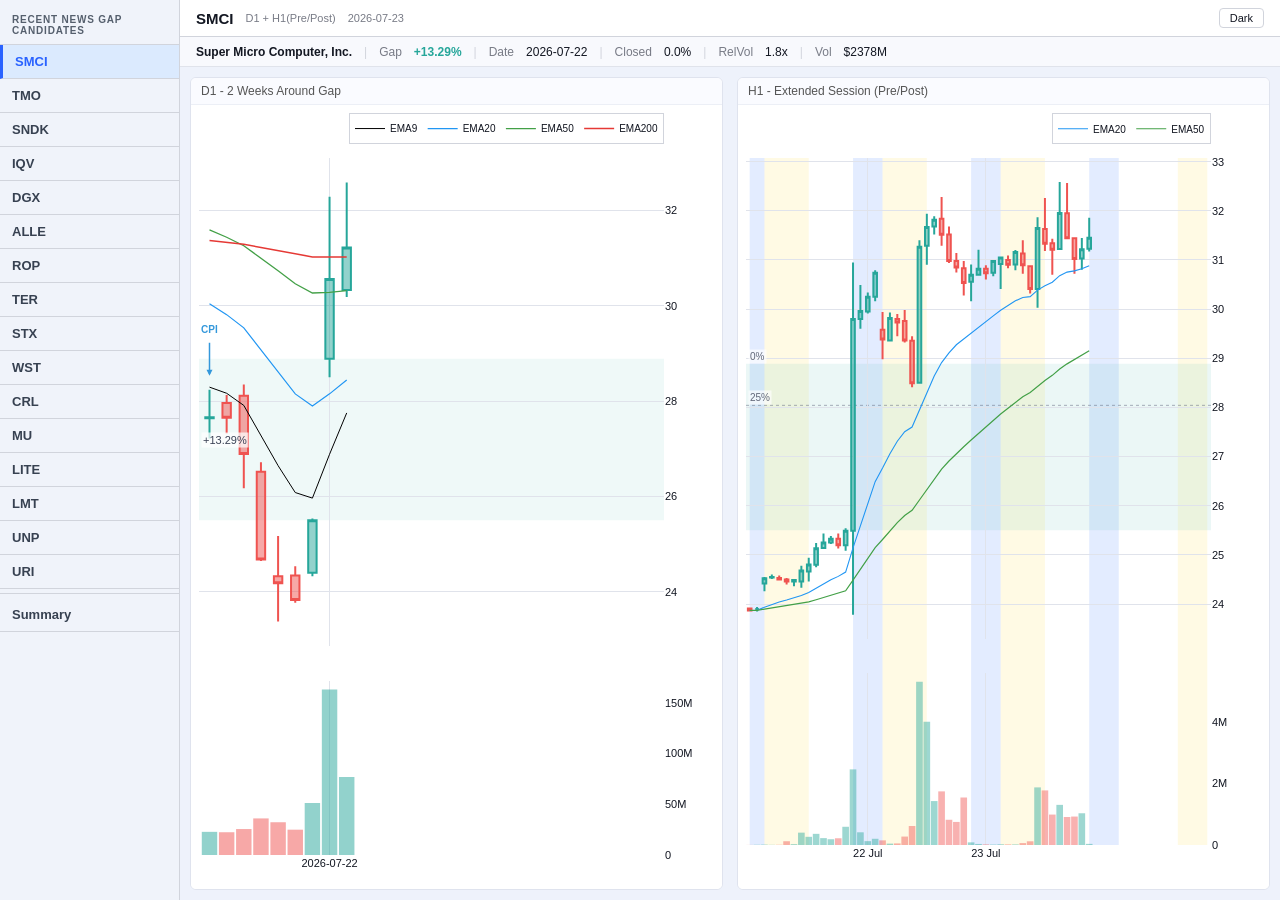
<file: screening/recent-news-tv.html>
<!DOCTYPE html>
<html lang="en">
<head>
<meta charset="UTF-8">
<meta name="viewport" content="width=device-width, initial-scale=1.0">
<title>Recent News Gap Candidates - 2026-07-23</title>
<script src="https://cdn.plot.ly/plotly-2.32.0.min.js" charset="utf-8"></script>
<style>
  *, *::before, *::after { box-sizing: border-box; margin: 0; padding: 0; }
  body { background: #f0f3fa; color: #131722; font-family: -apple-system, BlinkMacSystemFont, 'Segoe UI', Roboto, sans-serif; display: flex; height: 100vh; overflow: hidden; }
  #sidebar { width: 180px; background: #f0f3fa; border-right: 1px solid #d1d4dc; display: flex; flex-direction: column; overflow-y: auto; flex-shrink: 0; order: 1; }
  #sidebar h2 { font-size: 10px; text-transform: uppercase; letter-spacing: .08em; color: #555f6d; padding: 14px 12px 8px; border-bottom: 1px solid #d1d4dc; }
  .tbtn { display: block; width: 100%; padding: 9px 12px; font-size: 13px; font-weight: 600; text-align: left; background: transparent; color: #374151; border: none; border-bottom: 1px solid #d1d4dc; cursor: pointer; transition: background .1s; }
  .tbtn:hover { background: #e8eeff; }
  .tbtn.active { background: #dbeafe; color: #2962ff; border-left: 3px solid #2962ff; }
  .tbtn-sep { height: 1px; background: #d1d4dc; margin: 4px 0; }
  #main { flex: 1; display: flex; flex-direction: column; min-width: 0; order: 2; }
  #hdr { padding: 8px 16px; font-size: 15px; font-weight: 700; border-bottom: 1px solid #d1d4dc; background: #ffffff; display: flex; align-items: center; gap: 12px; }
  #hdr .sub { font-size: 11px; font-weight: 400; color: #787b86; }
  #info-bar { padding: 5px 16px; background: #f8f9fd; border-bottom: 1px solid #e0e3eb; font-size: 12px; display: flex; align-items: center; flex-wrap: wrap; gap: 4px 12px; min-height: 30px; }
  .ib-name { font-weight: 600; color: #131722; }
  .ib-sep { color: #d1d4dc; user-select: none; }
  .ib-lbl { color: #787b86; }
  .ib-val { color: #131722; font-weight: 500; }
  .ib-pos { color: #26a69a; font-weight: 600; }
  .ib-neg { color: #ef5350; font-weight: 600; }
  .ib-badge { background: #2962ff; color: #fff; font-size: 10px; font-weight: 700; padding: 1px 5px; border-radius: 3px; }
  .ib-badge-e { background: #f9a825; color: #131722; }
  #charts-row { flex: 1; display: grid; grid-template-columns: minmax(230px, 0.42fr) minmax(620px, 1.58fr); min-height: 0; gap: 14px; padding: 10px; background: #eef2fb; }
  .chart-pane { flex: 1; min-width: 0; background: #ffffff; border: 1px solid #dfe3ee; border-radius: 6px; overflow: hidden; display: flex; flex-direction: column; }
  .pane-title { font-size: 12px; color: #555; padding: 6px 10px; border-bottom: 1px solid #eceff6; background: #fafbff; }
  #chart-d1, #chart-h1 { flex: 1; min-height: 330px; }
  #summary-panel { flex: 1; display: none; background: #ffffff; padding: 20px 24px; overflow-y: auto; font-family: 'Consolas','Monaco','Courier New',monospace; font-size: 12px; line-height: 1.7; color: #131722; white-space: pre; }
  @media (max-width: 1100px) { #charts-row { display: flex; flex-direction: column; } }
  body.dark { background: #131722; color: #d1d4dc; }
  body.dark #sidebar { background: #1e222d; border-right-color: #2a2e39; }
  body.dark #sidebar h2 { color: #787b86; border-bottom-color: #2a2e39; }
  body.dark .tbtn { color: #d1d4dc; border-bottom-color: #2a2e39; }
  body.dark .tbtn:hover { background: #2a2e39; }
  body.dark .tbtn.active { background: #1f2d5c; color: #5b9cf6; }
  body.dark .tbtn-sep { background: #434651; }
  body.dark #hdr { background: #1e222d; border-bottom-color: #2a2e39; }
  body.dark #hdr .sub { color: #787b86; }
  body.dark #info-bar { background: #1e222d; border-bottom-color: #2a2e39; }
  body.dark .ib-name, body.dark .ib-val { color: #d1d4dc; }
  body.dark .ib-sep { color: #434651; }
  body.dark #charts-row { background: #0d1117; }
  body.dark .chart-pane { background: #131722; border-color: #2a2e39; }
  body.dark .pane-title { color: #787b86; background: #1e222d; border-bottom-color: #2a2e39; }
  body.dark #summary-panel { background: #131722; color: #d1d4dc; }
  #theme-btn { margin-left: auto; padding: 3px 10px; font-size: 11px; border: 1px solid #d1d4dc; border-radius: 4px; background: transparent; cursor: pointer; color: inherit; }
  body.dark #theme-btn { border-color: #434651; }
</style>
</head>
<body>
<div id="sidebar">
  <h2>Recent News Gap Candidates</h2>
</div>
<div id="main">
  <div id="hdr"><span id="chart-label">-</span><span class="sub">D1 + H1(Pre/Post)</span><span class="sub">2026-07-23</span><button id="theme-btn" onclick="toggleTheme()">Dark</button></div>
  <div id="info-bar"></div>
  <div id="charts-row">
    <div class="chart-pane chart-pane-d1"><div class="pane-title">D1 - 2 Weeks Around Gap</div><div id="chart-d1"></div></div>
    <div class="chart-pane chart-pane-h1"><div class="pane-title">H1 - Extended Session (Pre/Post)</div><div id="chart-h1"></div></div>
  </div>
  <div id="summary-panel"></div>
</div>
<script>
const DATA = {"SMCI": {"d1": {"x": ["2026-07-13", "2026-07-14", "2026-07-15", "2026-07-16", "2026-07-17", "2026-07-20", "2026-07-21", "2026-07-22", "2026-07-23", "2026-07-24", "2026-07-27", "2026-07-28", "2026-07-29", "2026-07-30", "2026-07-31", "2026-08-03", "2026-08-04", "2026-08-05", "2026-08-06", "2026-08-07", "2026-08-10", "2026-08-11", "2026-08-12", "2026-08-13", "2026-08-14", "2026-08-17", "2026-08-18"], "open": [27.64, 27.96, 28.11, 26.52, 24.33, 24.345, 24.4, 28.89, 30.33, null, null, null, null, null, null, null, null, null, null, null, null, null, null, null, null, null, null], "high": [28.2399, 28.13, 28.35, 26.72, 25.17, 24.5399, 25.54, 32.2844, 32.585, null, null, null, null, null, null, null, null, null, null, null, null, null, null, null, null, null, null], "low": [27.215, 27.32, 26.1719, 24.65, 23.38, 23.772, 24.33, 28.5, 30.18, null, null, null, null, null, null, null, null, null, null, null, null, null, null, null, null, null, null], "close": [27.66, 27.65, 26.89, 24.68, 24.18, 23.83, 25.5, 30.56, 31.22, null, null, null, null, null, null, null, null, null, null, null, null, null, null, null, null, null, null], "volume": [22796349, 22413519, 25550557, 36021897, 32264796, 24919435, 51156443, 163015097, 76773198, null, null, null, null, null, null, null, null, null, null, null, null, null, null, null, null, null, null], "ema9": [28.293, 28.1644, 27.9095, 27.2636, 26.6469, 26.0835, 25.9668, 26.8855, 27.7524, null, null, null, null, null, null, null, null, null, null, null, null, null, null, null, null, null, null], "ema20": [30.0407, 29.813, 29.5347, 29.0723, 28.6064, 28.1515, 27.899, 28.1524, 28.4445, null, null, null, null, null, null, null, null, null, null, null, null, null, null, null, null, null, null], "ema50": [31.5898, 31.4353, 31.2571, 30.9991, 30.7317, 30.4611, 30.2665, 30.278, 30.315, null, null, null, null, null, null, null, null, null, null, null, null, null, null, null, null, null, null], "ema200": [31.3687, 31.3317, 31.2875, 31.2217, 31.1517, 31.0788, 31.0233, 31.0187, 31.0207, null, null, null, null, null, null, null, null, null, null, null, null, null, null, null, null, null, null], "macro_marks": [{"index": 0, "type": "CPI"}]}, "h1": {"x": ["2026-07-21 00:00", "2026-07-21 01:00", "2026-07-21 10:00", "2026-07-21 11:00", "2026-07-21 12:00", "2026-07-21 13:00", "2026-07-21 14:00", "2026-07-21 15:00", "2026-07-21 16:00", "2026-07-21 17:00", "2026-07-21 18:00", "2026-07-21 19:00", "2026-07-21 20:00", "2026-07-21 21:00", "2026-07-21 22:00", "2026-07-21 23:00", "2026-07-22 00:00", "2026-07-22 01:00", "2026-07-22 10:00", "2026-07-22 11:00", "2026-07-22 12:00", "2026-07-22 13:00", "2026-07-22 14:00", "2026-07-22 15:00", "2026-07-22 16:00", "2026-07-22 17:00", "2026-07-22 18:00", "2026-07-22 19:00", "2026-07-22 20:00", "2026-07-22 21:00", "2026-07-22 22:00", "2026-07-22 23:00", "2026-07-23 00:00", "2026-07-23 01:00", "2026-07-23 10:00", "2026-07-23 11:00", "2026-07-23 12:00", "2026-07-23 13:00", "2026-07-23 14:00", "2026-07-23 15:00", "2026-07-23 16:00", "2026-07-23 17:00", "2026-07-23 18:00", "2026-07-23 19:00", "2026-07-23 20:00", "2026-07-23 21:00", "2026-07-23 22:00", "2026-07-23 23:00", "2026-07-24 00:00", "2026-07-24 01:00", "2026-07-24 02:00", "2026-07-24 03:00", "2026-07-24 04:00", "2026-07-24 05:00", "2026-07-24 06:00", "2026-07-24 07:00", "2026-07-24 08:00", "2026-07-24 09:00", "2026-07-24 10:00", "2026-07-24 11:00", "2026-07-24 12:00", "2026-07-24 13:00", "2026-07-24 14:00"], "open": [23.91, 23.9, 24.42, 24.54, 24.53, 24.5, 24.46, 24.46, 24.66, 24.8, 25.14, 25.25, 25.33, 25.195, 25.49, 29.8, 29.95, 30.25, 29.58, 29.36, 29.8, 29.76, 29.355, 28.5, 31.29, 31.68, 31.84, 31.52, 30.98, 30.83, 30.555, 30.7, 30.82, 30.74, 30.92, 31.0, 30.91, 31.13, 30.87, 30.41, 31.63, 31.34, 31.225, 31.95, 31.44, 31.03, 31.23, null, null, null, null, null, null, null, null, null, null, null, null, null, null, null, null], "high": [23.92, 23.94, 24.55, 24.6, 24.58, 24.53, 24.499, 24.78, 24.94, 25.24, 25.435, 25.385, 25.435, 25.54, 30.95, 30.49, 30.34, 30.79, 29.94, 29.93, 29.9, 29.98, 29.45, 31.4, 31.94, 31.89, 32.28, 31.68, 31.14, 30.98, 30.91, 31.21, 30.89, 30.98, 31.07, 31.09, 31.2, 31.4, 30.87, 31.87, 32.26, 31.43, 32.585, 32.565, 31.44, 31.445, 31.86, null, null, null, null, null, null, null, null, null, null, null, null, null, null, null, null], "low": [23.85, 23.85, 24.26, 24.51, 24.5, 24.4, 24.36, 24.33, 24.46, 24.75, 25.14, 25.22, 25.13, 25.085, 23.78, 29.6, 29.91, 30.16, 28.98, 29.36, 29.45, 29.32, 28.41, 28.49, 30.9, 31.52, 31.29, 30.94, 30.745, 30.275, 30.16, 30.7, 30.6, 30.67, 30.41, 30.83, 30.79, 30.721, 30.32, 30.03, 31.18, 30.7, 31.22, 31.43, 30.72, 30.8, 31.17, null, null, null, null, null, null, null, null, null, null, null, null, null, null, null, null], "close": [23.87, 23.9, 24.525, 24.55, 24.5, 24.46, 24.49, 24.68, 24.805, 25.135, 25.25, 25.33, 25.195, 25.49, 29.8, 29.96, 30.25, 30.74, 29.38, 29.82, 29.73, 29.36, 28.49, 31.27, 31.67, 31.82, 31.515, 30.98, 30.845, 30.53, 30.7, 30.82, 30.73, 30.98, 31.05, 30.9, 31.16, 30.89, 30.41, 31.65, 31.33, 31.21, 31.955, 31.44, 31.02, 31.22, 31.45, null, null, null, null, null, null, null, null, null, null, null, null, null, null, null, null], "volume": [2634, 7628, 13135, 5428, 7693, 121855, 26648, 400906, 266055, 361950, 223670, 186419, 218688, 591127, 2453773, 411978, 125125, 201840, 150639, 44654, 51309, 273514, 617495, 5293693, 3995759, 1425680, 1739756, 818416, 748253, 1541082, 85256, 34064, 20249, 13629, 22710, 18973, 17754, 61453, 120000, 1869142, 1771224, 987397, 1301904, 909104, 922916, 1029345, 35931, null, null, null, null, null, null, null, null, null, null, null, null, null, null, null, null], "ema20": [23.87, 23.8729, 23.935, 23.9935, 24.0418, 24.0816, 24.1205, 24.1738, 24.2339, 24.3197, 24.4083, 24.4961, 24.5627, 24.651, 25.1414, 25.6003, 26.0431, 26.4904, 26.7656, 27.0565, 27.3111, 27.5063, 27.6, 27.9495, 28.3038, 28.6387, 28.9126, 29.1095, 29.2748, 29.3943, 29.5187, 29.6426, 29.7462, 29.8637, 29.9767, 30.0646, 30.1689, 30.2376, 30.254, 30.387, 30.4768, 30.5466, 30.6807, 30.7531, 30.7785, 30.8205, 30.8805, null, null, null, null, null, null, null, null, null, null, null, null, null, null, null, null], "ema50": [23.87, 23.8712, 23.8968, 23.9224, 23.9451, 23.9653, 23.9859, 24.0131, 24.0441, 24.0869, 24.1325, 24.1795, 24.2193, 24.2691, 24.486, 24.7007, 24.9183, 25.1466, 25.3126, 25.4894, 25.6557, 25.801, 25.9064, 26.1167, 26.3345, 26.5496, 26.7444, 26.9105, 27.0648, 27.2007, 27.3379, 27.4744, 27.6021, 27.7346, 27.8646, 27.9836, 28.1082, 28.2173, 28.3033, 28.4345, 28.5481, 28.6524, 28.782, 28.8862, 28.9699, 29.0581, 29.1519, null, null, null, null, null, null, null, null, null, null, null, null, null, null, null, null], "macro_marks": []}, "meta": {"name": "Super Micro Computer, Inc.", "exchange": "NASDAQ", "gap": 13.29, "gap_date": "2026-07-22", "gap_closed_pct": 0.0, "gap_open": 28.89, "prev_close": 25.5, "gap_low": 25.5, "gap_high": 28.89, "gap_close_25": 28.0425, "rel_vol": 1.8, "sector": "Electronic Technology", "notional": 2378.1, "tags": []}}, "TMO": {"d1": {"x": ["2026-07-14", "2026-07-15", "2026-07-16", "2026-07-17", "2026-07-20", "2026-07-21", "2026-07-22", "2026-07-23", "2026-07-24", "2026-07-27", "2026-07-28", "2026-07-29", "2026-07-30", "2026-07-31", "2026-08-03", "2026-08-04", "2026-08-05", "2026-08-06", "2026-08-07", "2026-08-10", "2026-08-11", "2026-08-12", "2026-08-13", "2026-08-14", "2026-08-17", "2026-08-18"], "open": [525.01, 537.24, 536.25, 539.095, 530.57, 507.1, 524.72, 573.68, null, null, null, null, null, null, null, null, null, null, null, null, null, null, null, null, null, null], "high": [537.82, 540.37, 544.45, 542.02, 532.55, 526.38, 528.81, 587.49, null, null, null, null, null, null, null, null, null, null, null, null, null, null, null, null, null, null], "low": [523.3456, 533.83, 532.0102, 531.62, 522.56, 495.04, 517.6, 568.84, null, null, null, null, null, null, null, null, null, null, null, null, null, null, null, null, null, null], "close": [534.07, 535.29, 543.19, 532.48, 526.23, 523.46, 526.46, 572.61, null, null, null, null, null, null, null, null, null, null, null, null, null, null, null, null, null, null], "volume": [2122415, 2088057, 1895689, 1476063, 1590871, 3524979, 2334511, 4779643, null, null, null, null, null, null, null, null, null, null, null, null, null, null, null, null, null, null], "ema9": [520.6896, 523.6097, 527.5257, 528.5166, 528.0593, 527.1394, 527.0035, 536.1248, null, null, null, null, null, null, null, null, null, null, null, null, null, null, null, null, null, null], "ema20": [507.1863, 509.8628, 513.0368, 514.8886, 515.9687, 516.6821, 517.6134, 522.8511, null, null, null, null, null, null, null, null, null, null, null, null, null, null, null, null, null, null], "ema50": [492.8321, 494.4971, 496.4066, 497.8213, 498.9353, 499.8971, 500.9388, 503.7494, null, null, null, null, null, null, null, null, null, null, null, null, null, null, null, null, null, null], "ema200": [495.2274, 495.626, 496.0993, 496.4613, 496.7575, 497.0232, 497.3161, 498.0653, null, null, null, null, null, null, null, null, null, null, null, null, null, null, null, null, null, null], "macro_marks": []}, "h1": {"x": ["2026-07-22 00:00", "2026-07-22 01:00", "2026-07-22 10:00", "2026-07-22 13:00", "2026-07-22 15:00", "2026-07-22 16:00", "2026-07-22 17:00", "2026-07-22 18:00", "2026-07-22 19:00", "2026-07-22 20:00", "2026-07-22 21:00", "2026-07-22 22:00", "2026-07-22 23:00", "2026-07-23 00:00", "2026-07-23 10:00", "2026-07-23 11:00", "2026-07-23 12:00", "2026-07-23 13:00", "2026-07-23 14:00", "2026-07-23 15:00", "2026-07-23 16:00", "2026-07-23 17:00", "2026-07-23 18:00", "2026-07-23 19:00", "2026-07-23 20:00", "2026-07-23 21:00", "2026-07-23 22:00", "2026-07-23 23:00", "2026-07-24 00:00", "2026-07-24 01:00", "2026-07-24 02:00", "2026-07-24 03:00", "2026-07-24 04:00", "2026-07-24 05:00", "2026-07-24 06:00", "2026-07-24 07:00", "2026-07-24 08:00", "2026-07-24 09:00", "2026-07-24 10:00", "2026-07-24 11:00", "2026-07-24 12:00", "2026-07-24 13:00"], "open": [522.3, 523.44, 522.3, 522.54, 524.94, 520.52, 519.79, 523.11, 523.95, 524.88, 526.39, 529.0, 530.5, 530.0, 528.16, 530.78, 532.76, 550.09, 551.88, 558.83, 577.19, 579.87, 578.58, 569.71, 573.725, 574.94, null, null, null, null, null, null, null, null, null, null, null, null, null, null, null, null], "high": [522.3, 523.44, 522.3, 523.38, 528.73, 524.74, 523.65, 524.03, 526.89, 526.96, 527.15, 531.9, 530.5, 531.9, 528.16, 530.99, 555.0, 555.01, 560.0, 586.56, 581.47, 580.33, 579.0, 574.88, 575.59, 577.1, null, null, null, null, null, null, null, null, null, null, null, null, null, null, null, null], "low": [522.3, 523.44, 522.3, 522.54, 519.33, 517.7, 518.77, 521.53, 523.11, 523.67, 522.93, 529.0, 530.5, 530.0, 528.16, 530.78, 532.76, 550.09, 548.62, 555.5, 570.4, 573.7, 569.34, 568.94, 572.36, 572.2, null, null, null, null, null, null, null, null, null, null, null, null, null, null, null, null], "close": [522.3, 523.44, 522.3, 523.38, 521.05, 519.55, 523.59, 523.93, 524.73, 526.66, 526.25, 531.9, 530.5, 531.2, 528.16, 530.99, 551.75, 553.0, 555.81, 577.0, 580.06, 579.19, 570.11, 573.87, 575.58, 572.61, null, null, null, null, null, null, null, null, null, null, null, null, null, null, null, null], "volume": [1, 10, 19, 62, 13670, 19112, 23728, 15142, 13847, 16083, 49740, 104, 50, 554, 1, 33, 24117, 7140, 13877, 142033, 104100, 42264, 32754, 39355, 46786, 94592, null, null, null, null, null, null, null, null, null, null, null, null, null, null, null, null], "ema20": [522.3, 522.4086, 522.3982, 522.4917, 522.3544, 522.0873, 522.2304, 522.3923, 522.6149, 523.0002, 523.3097, 524.1278, 524.7347, 525.3504, 525.618, 526.1296, 528.5697, 530.8964, 533.2691, 537.4339, 541.4936, 545.0837, 547.4672, 549.9817, 552.4196, 554.3425, null, null, null, null, null, null, null, null, null, null, null, null, null, null, null, null], "ema50": [522.3, 522.3447, 522.343, 522.3836, 522.3313, 522.2223, 522.2759, 522.3408, 522.4345, 522.6002, 522.7433, 523.1024, 523.3925, 523.6987, 523.8736, 524.1527, 525.2349, 526.3238, 527.4801, 529.422, 531.4078, 533.2817, 534.7259, 536.261, 537.8029, 539.1679, null, null, null, null, null, null, null, null, null, null, null, null, null, null, null, null], "macro_marks": []}, "meta": {"name": "Thermo Fisher Scientific Inc", "exchange": "NYSE", "gap": 8.97, "gap_date": "2026-07-23", "gap_closed_pct": 0.0, "gap_open": 573.68, "prev_close": 526.46, "gap_low": 526.46, "gap_high": 573.68, "gap_close_25": 561.875, "rel_vol": 2.5, "sector": "Health Technology", "notional": 2717.4, "tags": ["E"]}}, "SNDK": {"d1": {"x": ["2026-07-10", "2026-07-13", "2026-07-14", "2026-07-15", "2026-07-16", "2026-07-17", "2026-07-20", "2026-07-21", "2026-07-22", "2026-07-23", "2026-07-24", "2026-07-27", "2026-07-28", "2026-07-29", "2026-07-30", "2026-07-31", "2026-08-03", "2026-08-04", "2026-08-05", "2026-08-06", "2026-08-07", "2026-08-10", "2026-08-11", "2026-08-12", "2026-08-13", "2026-08-14", "2026-08-17", "2026-08-18"], "open": [1778.984, 1792.86, 1807.0, 1717.29, 1527.49, 1365.205, 1408.78, 1511.67, 1526.0, 1567.6, null, null, null, null, null, null, null, null, null, null, null, null, null, null, null, null, null, null], "high": [1946.835, 1800.0, 1812.54, 1729.5, 1551.6294, 1501.2, 1454.99, 1595.6392, 1628.4, 1696.37, null, null, null, null, null, null, null, null, null, null, null, null, null, null, null, null, null, null], "low": [1773.0, 1646.1701, 1711.47, 1478.5, 1390.04, 1325.03, 1375.61, 1489.645, 1516.01, 1558.61, null, null, null, null, null, null, null, null, null, null, null, null, null, null, null, null, null, null], "close": [1915.92, 1673.97, 1757.82, 1615.0, 1411.08, 1354.82, 1390.95, 1589.4, 1599.27, 1611.61, null, null, null, null, null, null, null, null, null, null, null, null, null, null, null, null, null, null], "volume": [11022652, 13900736, 9630859, 19082598, 17449904, 19810859, 12571963, 14295925, 10539116, 11448912, null, null, null, null, null, null, null, null, null, null, null, null, null, null, null, null, null, null], "ema9": [1871.6504, 1832.1143, 1817.2554, 1776.8044, 1703.6595, 1633.8916, 1585.3033, 1586.1226, 1588.7521, 1593.3237, null, null, null, null, null, null, null, null, null, null, null, null, null, null, null, null, null, null], "ema20": [1880.6175, 1860.9368, 1851.1161, 1828.6289, 1788.8623, 1747.5249, 1713.5654, 1701.7402, 1691.9811, 1684.3267, null, null, null, null, null, null, null, null, null, null, null, null, null, null, null, null, null, null], "ema50": [1670.8355, 1670.9585, 1674.3648, 1672.0368, 1661.8032, 1649.7646, 1639.615, 1637.6458, 1636.1409, 1635.1789, null, null, null, null, null, null, null, null, null, null, null, null, null, null, null, null, null, null], "ema200": [1084.2411, 1090.1091, 1096.753, 1101.9096, 1104.986, 1107.4719, 1110.2926, 1115.0598, 1119.8778, 1124.7707, null, null, null, null, null, null, null, null, null, null, null, null, null, null, null, null, null, null], "macro_marks": [{"index": 1, "type": "CPI"}]}, "h1": {"x": ["2026-07-20 10:00", "2026-07-20 11:00", "2026-07-20 12:00", "2026-07-20 13:00", "2026-07-20 14:00", "2026-07-20 15:00", "2026-07-20 16:00", "2026-07-20 17:00", "2026-07-20 18:00", "2026-07-20 19:00", "2026-07-20 20:00", "2026-07-20 21:00", "2026-07-20 22:00", "2026-07-20 23:00", "2026-07-21 00:00", "2026-07-21 01:00", "2026-07-21 10:00", "2026-07-21 11:00", "2026-07-21 12:00", "2026-07-21 13:00", "2026-07-21 14:00", "2026-07-21 15:00", "2026-07-21 16:00", "2026-07-21 17:00", "2026-07-21 18:00", "2026-07-21 19:00", "2026-07-21 20:00", "2026-07-21 21:00", "2026-07-21 22:00", "2026-07-21 23:00", "2026-07-22 00:00", "2026-07-22 01:00", "2026-07-22 10:00", "2026-07-22 11:00", "2026-07-22 12:00", "2026-07-22 13:00", "2026-07-22 14:00", "2026-07-22 15:00", "2026-07-22 16:00", "2026-07-22 17:00", "2026-07-22 18:00", "2026-07-22 19:00", "2026-07-22 20:00", "2026-07-22 21:00", "2026-07-22 22:00", "2026-07-22 23:00", "2026-07-23 00:00", "2026-07-23 01:00", "2026-07-23 10:00", "2026-07-23 11:00", "2026-07-23 12:00", "2026-07-23 13:00", "2026-07-23 14:00", "2026-07-23 15:00", "2026-07-23 16:00", "2026-07-23 17:00", "2026-07-23 18:00", "2026-07-23 19:00", "2026-07-23 20:00", "2026-07-23 21:00", "2026-07-23 22:00", "2026-07-23 23:00", "2026-07-24 00:00", "2026-07-24 01:00", "2026-07-24 02:00", "2026-07-24 03:00", "2026-07-24 04:00", "2026-07-24 05:00", "2026-07-24 06:00", "2026-07-24 07:00", "2026-07-24 08:00", "2026-07-24 09:00", "2026-07-24 10:00", "2026-07-24 11:00", "2026-07-24 12:00", "2026-07-24 13:00", "2026-07-24 14:00"], "open": [1373.0, 1381.96, 1400.27, 1407.33, 1422.19, 1400.0, 1410.7, 1405.86, 1430.0, 1431.53, 1434.99, 1407.75, 1390.08, 1404.71, 1405.0, 1401.0, 1480.54, 1508.0, 1491.27, 1498.01, 1496.6, 1491.59, 1528.74, 1540.715, 1539.69, 1574.8, 1565.0, 1558.71, 1588.12, 1624.0, 1623.0, 1622.61, 1551.0, 1547.39, 1549.69, 1555.77, 1538.86, 1515.5, 1577.77, 1590.0, 1599.46, 1607.88, 1602.0, 1608.67, 1599.05, 1623.0, 1618.71, 1598.66, 1609.47, 1627.01, 1624.0, 1627.42, 1602.88, 1574.51, 1605.0, 1636.92, 1643.95, 1667.32, 1667.13, 1641.32, 1612.0, null, null, null, null, null, null, null, null, null, null, null, null, null, null, null, null], "high": [1389.41, 1411.6, 1420.59, 1425.04, 1422.19, 1450.0, 1436.51, 1436.81, 1454.99, 1439.11, 1438.0, 1412.35, 1411.14, 1407.5, 1406.0, 1409.9, 1516.19, 1512.0, 1509.0, 1504.43, 1501.4, 1546.77, 1542.68, 1562.39, 1577.27, 1584.82, 1572.19, 1595.84, 1625.01, 1644.0, 1632.0, 1636.46, 1559.46, 1565.89, 1558.31, 1565.5, 1541.34, 1582.0, 1605.69, 1605.5, 1618.58, 1628.0, 1612.33, 1623.99, 1638.0, 1650.11, 1623.0, 1622.0, 1629.73, 1636.91, 1633.0, 1634.77, 1603.85, 1652.3, 1652.43, 1645.7, 1696.33, 1683.56, 1670.2, 1643.78, 1633.85, null, null, null, null, null, null, null, null, null, null, null, null, null, null, null, null], "low": [1367.72, 1379.88, 1389.59, 1401.49, 1392.94, 1393.98, 1382.98, 1401.01, 1424.0, 1418.55, 1404.25, 1375.58, 1390.08, 1398.13, 1396.02, 1400.0, 1475.54, 1489.0, 1490.62, 1487.26, 1483.32, 1486.5, 1490.0, 1537.42, 1538.22, 1561.8, 1552.1, 1548.25, 1582.32, 1623.0, 1615.9, 1619.93, 1540.0, 1542.44, 1547.01, 1521.88, 1504.18, 1515.5, 1562.0, 1586.0, 1597.0, 1598.2, 1580.03, 1587.73, 1570.8, 1612.26, 1590.0, 1591.6, 1592.0, 1621.04, 1618.29, 1591.0, 1566.61, 1545.88, 1604.4, 1608.6, 1643.0, 1658.53, 1632.51, 1595.26, 1610.6, null, null, null, null, null, null, null, null, null, null, null, null, null, null, null, null], "close": [1381.73, 1400.26, 1407.33, 1422.12, 1400.0, 1410.66, 1406.34, 1430.84, 1431.73, 1434.29, 1407.57, 1390.52, 1405.62, 1405.8, 1401.75, 1407.71, 1508.5, 1490.06, 1499.68, 1496.6, 1491.76, 1529.2, 1540.42, 1539.44, 1574.3, 1564.2, 1558.295, 1589.28, 1623.0, 1624.0, 1622.5, 1632.13, 1547.56, 1547.6, 1556.0, 1539.0, 1515.0, 1578.31, 1589.0, 1599.4, 1607.0, 1600.91, 1608.93, 1599.71, 1623.0, 1618.5, 1599.49, 1620.99, 1627.7, 1624.57, 1627.01, 1603.12, 1574.63, 1605.54, 1636.85, 1643.52, 1667.62, 1667.68, 1641.0, 1611.61, 1629.01, null, null, null, null, null, null, null, null, null, null, null, null, null, null, null, null], "volume": [14970, 24441, 20372, 50158, 35829, 230657, 228145, 129763, 137030, 77790, 83877, 219693, 23409, 3745, 3139, 6975, 43267, 20009, 13409, 38625, 26349, 249541, 191898, 199437, 156776, 89407, 79525, 224503, 54447, 36187, 18203, 9616, 17901, 11162, 9107, 32976, 39242, 173900, 158520, 81543, 92389, 85180, 95445, 103892, 43378, 31297, 11932, 9879, 20601, 16480, 8543, 26523, 35650, 222646, 190829, 149855, 189806, 85126, 87946, 221109, 7414, null, null, null, null, null, null, null, null, null, null, null, null, null, null, null, null], "ema20": [1381.73, 1383.4948, 1385.7648, 1389.2272, 1390.2532, 1392.1967, 1393.5437, 1397.0957, 1400.3942, 1403.6224, 1403.9983, 1402.7147, 1402.9914, 1403.2589, 1403.1152, 1403.5528, 1413.5477, 1420.8346, 1428.3437, 1434.8443, 1440.2648, 1448.7349, 1457.4668, 1465.2738, 1475.6572, 1484.0899, 1491.157, 1500.5021, 1512.1685, 1522.8191, 1532.3126, 1541.819, 1542.3657, 1542.8642, 1544.1153, 1543.6281, 1540.9016, 1544.4643, 1548.7058, 1553.5338, 1558.6258, 1562.6529, 1567.0603, 1570.1698, 1575.2012, 1579.3249, 1581.2454, 1585.0306, 1589.0943, 1592.473, 1595.7622, 1596.463, 1594.3836, 1595.4461, 1599.3894, 1603.5923, 1609.6902, 1615.213, 1617.6689, 1617.0919, 1618.2269, null, null, null, null, null, null, null, null, null, null, null, null, null, null, null, null], "ema50": [1381.73, 1382.4567, 1383.4321, 1384.9493, 1385.5395, 1386.5246, 1387.3017, 1389.0091, 1390.6844, 1392.3944, 1392.9895, 1392.8927, 1393.3918, 1393.8784, 1394.1871, 1394.7174, 1399.1795, 1402.7434, 1406.5448, 1410.0764, 1413.2797, 1417.8256, 1422.6332, 1427.2139, 1432.982, 1438.1278, 1442.8402, 1448.5829, 1455.4228, 1462.0337, 1468.3265, 1474.7502, 1477.6054, 1480.3503, 1483.317, 1485.5006, 1486.6575, 1490.2517, 1494.1242, 1498.2526, 1502.5172, 1506.3758, 1510.3975, 1513.9, 1518.1784, 1522.1126, 1525.147, 1528.9055, 1532.7798, 1536.3794, 1539.9336, 1542.4115, 1543.6749, 1546.101, 1549.6598, 1553.3406, 1557.8221, 1562.1303, 1565.2232, 1567.0423, 1569.4724, null, null, null, null, null, null, null, null, null, null, null, null, null, null, null, null], "macro_marks": []}, "meta": {"name": "Sandisk Corporation", "exchange": "NASDAQ", "gap": 8.68, "gap_date": "2026-07-21", "gap_closed_pct": 0.0, "gap_open": 1511.67, "prev_close": 1390.95, "gap_low": 1390.95, "gap_high": 1511.67, "gap_close_25": 1481.49, "rel_vol": 0.8, "sector": "Electronic Technology", "notional": 18331.6, "tags": []}}, "IQV": {"d1": {"x": ["2026-07-14", "2026-07-15", "2026-07-16", "2026-07-17", "2026-07-20", "2026-07-21", "2026-07-22", "2026-07-23", "2026-07-24", "2026-07-27", "2026-07-28", "2026-07-29", "2026-07-30", "2026-07-31", "2026-08-03", "2026-08-04", "2026-08-05", "2026-08-06", "2026-08-07", "2026-08-10", "2026-08-11", "2026-08-12", "2026-08-13", "2026-08-14", "2026-08-17", "2026-08-18"], "open": [205.01, 209.25, 207.98, 207.15, 205.19, 198.885, 202.46, 216.66, null, null, null, null, null, null, null, null, null, null, null, null, null, null, null, null, null, null], "high": [208.61, 211.92, 211.87, 211.64, 205.54, 203.965, 202.635, 217.05, null, null, null, null, null, null, null, null, null, null, null, null, null, null, null, null, null, null], "low": [202.76, 206.52, 207.97, 205.8, 201.33, 198.725, 197.6, 204.15, null, null, null, null, null, null, null, null, null, null, null, null, null, null, null, null, null, null], "close": [207.83, 206.81, 210.49, 206.26, 203.9, 201.62, 198.52, 207.38, null, null, null, null, null, null, null, null, null, null, null, null, null, null, null, null, null, null], "volume": [1104851, 1143660, 1049329, 1262429, 836890, 1029677, 1004323, 893429, null, null, null, null, null, null, null, null, null, null, null, null, null, null, null, null, null, null], "ema9": [204.3, 204.802, 205.9396, 206.0037, 205.5829, 204.7903, 203.5363, 204.305, null, null, null, null, null, null, null, null, null, null, null, null, null, null, null, null, null, null], "ema20": [196.6288, 197.5984, 198.8262, 199.5342, 199.95, 200.109, 199.9577, 200.6646, null, null, null, null, null, null, null, null, null, null, null, null, null, null, null, null, null, null], "ema50": [186.1884, 186.997, 187.9183, 188.6376, 189.2361, 189.7218, 190.0668, 190.7458, null, null, null, null, null, null, null, null, null, null, null, null, null, null, null, null, null, null], "ema200": [176.9847, 177.2815, 177.6119, 177.897, 178.1557, 178.3892, 178.5895, 178.876, null, null, null, null, null, null, null, null, null, null, null, null, null, null, null, null, null, null], "macro_marks": []}, "h1": {"x": ["2026-07-22 08:00", "2026-07-22 09:00", "2026-07-22 10:00", "2026-07-22 11:00", "2026-07-22 12:00", "2026-07-22 13:00", "2026-07-22 13:30", "2026-07-22 14:30", "2026-07-22 15:30", "2026-07-22 16:30", "2026-07-22 17:30", "2026-07-22 18:30", "2026-07-22 19:30", "2026-07-22 20:00", "2026-07-22 21:00", "2026-07-22 22:00", "2026-07-22 23:00", "2026-07-23 08:00", "2026-07-23 09:00", "2026-07-23 10:00", "2026-07-23 11:00", "2026-07-23 12:00", "2026-07-23 13:00", "2026-07-23 13:30", "2026-07-23 14:30", "2026-07-23 15:30", "2026-07-23 16:30", "2026-07-23 17:30", "2026-07-23 18:30", "2026-07-23 19:30", "2026-07-23 20:00", "2026-07-23 21:00", "2026-07-23 22:00", "2026-07-23 23:00", "2026-07-24 00:00", "2026-07-24 01:00", "2026-07-24 02:00", "2026-07-24 03:00", "2026-07-24 04:00", "2026-07-24 05:00", "2026-07-24 06:00", "2026-07-24 07:00", "2026-07-24 08:00", "2026-07-24 09:00", "2026-07-24 10:00", "2026-07-24 11:00", "2026-07-24 12:00"], "open": [201.62, 201.62, 201.62, 201.62, 200.01, 200.01, 202.46, 198.58, 200.798, 200.64, 200.75, 201.065, 199.195, 198.52, 198.52, 203.6, 204.5, 200.52, 200.65, 200.65, 203.5, 203.96, 210.0, 216.66, 207.14, 205.27, 204.75, 204.465, 205.56, 207.01, 207.32, null, null, null, null, null, null, null, null, null, null, null, null, null, null, null, null], "high": [201.62, 201.62, 201.62, 202.42, 200.01, 200.01, 202.635, 200.29, 201.27, 200.925, 201.135, 201.235, 199.37, 206.0, 204.0, 204.08, 208.0, 200.65, 200.65, 203.5, 203.5, 210.25, 211.24, 217.05, 208.05, 205.79, 204.95, 205.85, 207.07, 207.66, 207.32, null, null, null, null, null, null, null, null, null, null, null, null, null, null, null, null], "low": [201.62, 201.62, 201.62, 200.93, 200.01, 200.01, 198.01, 197.6, 200.41, 200.3, 200.38, 198.86, 198.35, 198.52, 198.52, 203.5, 203.5, 200.52, 200.65, 200.65, 202.96, 198.52, 210.0, 206.6651, 204.36, 204.6, 204.15, 204.151, 205.53, 206.365, 207.3045, null, null, null, null, null, null, null, null, null, null, null, null, null, null, null, null], "close": [201.62, 201.62, 201.62, 201.02, 200.01, 200.01, 198.43, 200.29, 200.69, 200.74, 200.74, 199.1775, 198.52, 198.52, 204.0, 204.08, 206.0, 200.65, 200.65, 203.5, 203.0, 210.0, 211.24, 207.0425, 205.4, 204.845, 204.545, 205.55, 207.0, 207.38, 207.3045, null, null, null, null, null, null, null, null, null, null, null, null, null, null, null, null], "volume": [0, 0, 0, 0, 0, 0, 121643, 59038, 46065, 46289, 49606, 147437, 325430, 0, 0, 0, 0, 0, 0, 0, 0, 0, 0, 247875, 156159, 72155, 59475, 69248, 153673, 342514, 0, null, null, null, null, null, null, null, null, null, null, null, null, null, null, null, null], "ema20": [201.62, 201.62, 201.62, 201.5629, 201.415, 201.2812, 201.0096, 200.9411, 200.9172, 200.9003, 200.885, 200.7224, 200.5127, 200.3229, 200.6731, 200.9976, 201.474, 201.3955, 201.3245, 201.5317, 201.6715, 202.4647, 203.3005, 203.6568, 203.8229, 203.9202, 203.9797, 204.1293, 204.4027, 204.6862, 204.9356, null, null, null, null, null, null, null, null, null, null, null, null, null, null, null, null], "ema50": [201.62, 201.62, 201.62, 201.5965, 201.5343, 201.4745, 201.3551, 201.3133, 201.2889, 201.2674, 201.2467, 201.1655, 201.0618, 200.9621, 201.0812, 201.1988, 201.3871, 201.3582, 201.3304, 201.4155, 201.4777, 201.8119, 202.1816, 202.3722, 202.491, 202.5833, 202.6602, 202.7735, 202.9393, 203.1134, 203.2778, null, null, null, null, null, null, null, null, null, null, null, null, null, null, null, null], "macro_marks": []}, "meta": {"name": "IQVIA Holdings, Inc.", "exchange": "NYSE", "gap": 9.14, "gap_date": "2026-07-23", "gap_closed_pct": 0.0, "gap_open": 216.66, "prev_close": 198.52, "gap_low": 198.52, "gap_high": 216.66, "gap_close_25": 212.125, "rel_vol": 0.8, "sector": "Health Technology", "notional": 179.4, "tags": []}}, "DGX": {"d1": {"x": ["2026-07-14", "2026-07-15", "2026-07-16", "2026-07-17", "2026-07-20", "2026-07-21", "2026-07-22", "2026-07-23", "2026-07-24", "2026-07-27", "2026-07-28", "2026-07-29", "2026-07-30", "2026-07-31", "2026-08-03", "2026-08-04", "2026-08-05", "2026-08-06", "2026-08-07", "2026-08-10", "2026-08-11", "2026-08-12", "2026-08-13", "2026-08-14", "2026-08-17", "2026-08-18"], "open": [202.8, 204.68, 201.0, 210.95, 208.61, 206.16, 207.13, 228.09, null, null, null, null, null, null, null, null, null, null, null, null, null, null, null, null, null, null], "high": [208.52, 206.41, 209.56, 214.4, 211.0, 208.0099, 212.3, 237.78, null, null, null, null, null, null, null, null, null, null, null, null, null, null, null, null, null, null], "low": [201.13, 201.12, 201.0, 209.41, 205.61, 204.1, 205.4125, 220.0, null, null, null, null, null, null, null, null, null, null, null, null, null, null, null, null, null, null], "close": [206.0, 201.77, 209.41, 210.68, 207.66, 206.84, 209.83, 227.73, null, null, null, null, null, null, null, null, null, null, null, null, null, null, null, null, null, null], "volume": [865890, 1193176, 991687, 955495, 822912, 691873, 1834085, 3109923, null, null, null, null, null, null, null, null, null, null, null, null, null, null, null, null, null, null], "ema9": [208.3266, 207.0153, 207.4942, 208.1314, 208.0371, 207.7977, 208.2041, 212.1093, null, null, null, null, null, null, null, null, null, null, null, null, null, null, null, null, null, null], "ema20": [206.5572, 206.1013, 206.4164, 206.8224, 206.9022, 206.8963, 207.1757, 209.1332, null, null, null, null, null, null, null, null, null, null, null, null, null, null, null, null, null, null], "ema50": [202.3539, 202.331, 202.6086, 202.9251, 203.1108, 203.2571, 203.5148, 204.4644, null, null, null, null, null, null, null, null, null, null, null, null, null, null, null, null, null, null], "ema200": [203.4988, 203.4816, 203.5406, 203.6116, 203.6519, 203.6836, 203.7448, 203.9835, null, null, null, null, null, null, null, null, null, null, null, null, null, null, null, null, null, null], "macro_marks": []}, "h1": {"x": ["2026-07-22 08:00", "2026-07-22 09:00", "2026-07-22 10:00", "2026-07-22 11:00", "2026-07-22 12:00", "2026-07-22 13:00", "2026-07-22 13:30", "2026-07-22 14:30", "2026-07-22 15:30", "2026-07-22 16:30", "2026-07-22 17:30", "2026-07-22 18:30", "2026-07-22 19:30", "2026-07-22 20:00", "2026-07-22 21:00", "2026-07-22 22:00", "2026-07-22 23:00", "2026-07-23 08:00", "2026-07-23 09:00", "2026-07-23 10:00", "2026-07-23 11:00", "2026-07-23 12:00", "2026-07-23 13:00", "2026-07-23 13:30", "2026-07-23 14:30", "2026-07-23 15:30", "2026-07-23 16:30", "2026-07-23 17:30", "2026-07-23 18:30", "2026-07-23 19:30", "2026-07-23 20:00", "2026-07-23 21:00", "2026-07-23 22:00", "2026-07-23 23:00", "2026-07-24 00:00", "2026-07-24 01:00", "2026-07-24 02:00", "2026-07-24 03:00", "2026-07-24 04:00", "2026-07-24 05:00", "2026-07-24 06:00", "2026-07-24 07:00", "2026-07-24 08:00", "2026-07-24 09:00", "2026-07-24 10:00", "2026-07-24 11:00", "2026-07-24 12:00"], "open": [201.62, 201.62, 201.62, 201.62, 200.01, 200.01, 202.46, 198.58, 200.798, 200.64, 200.75, 201.065, 199.195, 198.52, 198.52, 203.6, 204.5, 200.52, 200.65, 200.65, 203.5, 203.96, 210.0, 216.66, 207.14, 205.27, 204.75, 204.465, 205.56, 207.01, 207.32, null, null, null, null, null, null, null, null, null, null, null, null, null, null, null, null], "high": [201.62, 201.62, 201.62, 202.42, 200.01, 200.01, 202.635, 200.29, 201.27, 200.925, 201.135, 201.235, 199.37, 206.0, 204.0, 204.08, 208.0, 200.65, 200.65, 203.5, 203.5, 210.25, 211.24, 217.05, 208.05, 205.79, 204.95, 205.85, 207.07, 207.66, 207.32, null, null, null, null, null, null, null, null, null, null, null, null, null, null, null, null], "low": [201.62, 201.62, 201.62, 200.93, 200.01, 200.01, 198.01, 197.6, 200.41, 200.3, 200.38, 198.86, 198.35, 198.52, 198.52, 203.5, 203.5, 200.52, 200.65, 200.65, 202.96, 198.52, 210.0, 206.6651, 204.36, 204.6, 204.15, 204.151, 205.53, 206.365, 207.3045, null, null, null, null, null, null, null, null, null, null, null, null, null, null, null, null], "close": [201.62, 201.62, 201.62, 201.02, 200.01, 200.01, 198.43, 200.29, 200.69, 200.74, 200.74, 199.1775, 198.52, 198.52, 204.0, 204.08, 206.0, 200.65, 200.65, 203.5, 203.0, 210.0, 211.24, 207.0425, 205.4, 204.845, 204.545, 205.55, 207.0, 207.38, 207.3045, null, null, null, null, null, null, null, null, null, null, null, null, null, null, null, null], "volume": [0, 0, 0, 0, 0, 0, 121643, 59038, 46065, 46289, 49606, 147437, 325430, 0, 0, 0, 0, 0, 0, 0, 0, 0, 0, 247875, 156159, 72155, 59475, 69248, 153673, 342514, 0, null, null, null, null, null, null, null, null, null, null, null, null, null, null, null, null], "ema20": [201.62, 201.62, 201.62, 201.5629, 201.415, 201.2812, 201.0096, 200.9411, 200.9172, 200.9003, 200.885, 200.7224, 200.5127, 200.3229, 200.6731, 200.9976, 201.474, 201.3955, 201.3245, 201.5317, 201.6715, 202.4647, 203.3005, 203.6568, 203.8229, 203.9202, 203.9797, 204.1293, 204.4027, 204.6862, 204.9356, null, null, null, null, null, null, null, null, null, null, null, null, null, null, null, null], "ema50": [201.62, 201.62, 201.62, 201.5965, 201.5343, 201.4745, 201.3551, 201.3133, 201.2889, 201.2674, 201.2467, 201.1655, 201.0618, 200.9621, 201.0812, 201.1988, 201.3871, 201.3582, 201.3304, 201.4155, 201.4777, 201.8119, 202.1816, 202.3722, 202.491, 202.5833, 202.6602, 202.7735, 202.9393, 203.1134, 203.2778, null, null, null, null, null, null, null, null, null, null, null, null, null, null, null, null], "macro_marks": []}, "meta": {"name": "Quest Diagnostics Incorporated", "exchange": "NYSE", "gap": 8.7, "gap_date": "2026-07-23", "gap_closed_pct": 0.0, "gap_open": 228.09, "prev_close": 209.83, "gap_low": 209.83, "gap_high": 228.09, "gap_close_25": 223.525, "rel_vol": 3.4, "sector": "Health Services", "notional": 703.8, "tags": ["E"]}}, "ALLE": {"d1": {"x": ["2026-07-14", "2026-07-15", "2026-07-16", "2026-07-17", "2026-07-20", "2026-07-21", "2026-07-22", "2026-07-23", "2026-07-24", "2026-07-27", "2026-07-28", "2026-07-29", "2026-07-30", "2026-07-31", "2026-08-03", "2026-08-04", "2026-08-05", "2026-08-06", "2026-08-07", "2026-08-10", "2026-08-11", "2026-08-12", "2026-08-13", "2026-08-14", "2026-08-17", "2026-08-18"], "open": [136.98, 136.12, 135.74, 139.05, 137.61, 137.72, 138.82, 151.57, null, null, null, null, null, null, null, null, null, null, null, null, null, null, null, null, null, null], "high": [138.17, 136.72, 141.6499, 141.73, 139.125, 138.8, 140.47, 159.37, null, null, null, null, null, null, null, null, null, null, null, null, null, null, null, null, null, null], "low": [134.85, 134.865, 135.415, 136.48, 134.632, 136.965, 137.895, 148.715, null, null, null, null, null, null, null, null, null, null, null, null, null, null, null, null, null, null], "close": [136.51, 135.82, 139.48, 137.24, 138.13, 137.3, 139.95, 154.6, null, null, null, null, null, null, null, null, null, null, null, null, null, null, null, null, null, null], "volume": [693108, 704038, 1502288, 1564876, 1267737, 959421, 1848322, 2794823, null, null, null, null, null, null, null, null, null, null, null, null, null, null, null, null, null, null], "ema9": [136.8714, 136.6611, 137.2249, 137.2279, 137.4083, 137.3867, 137.8993, 141.2395, null, null, null, null, null, null, null, null, null, null, null, null, null, null, null, null, null, null], "ema20": [136.1027, 136.0757, 136.4, 136.48, 136.6371, 136.7002, 137.0097, 138.685, null, null, null, null, null, null, null, null, null, null, null, null, null, null, null, null, null, null], "ema50": [136.2324, 136.2162, 136.3442, 136.3794, 136.448, 136.4814, 136.6174, 137.3226, null, null, null, null, null, null, null, null, null, null, null, null, null, null, null, null, null, null], "ema200": [147.4158, 147.3005, 147.2226, 147.1233, 147.0338, 146.937, 146.8675, 146.9444, null, null, null, null, null, null, null, null, null, null, null, null, null, null, null, null, null, null], "macro_marks": []}, "h1": {"x": ["2026-07-22 13:00", "2026-07-22 14:00", "2026-07-22 15:00", "2026-07-22 16:00", "2026-07-22 17:00", "2026-07-22 18:00", "2026-07-22 19:00", "2026-07-22 20:00", "2026-07-22 21:00", "2026-07-23 12:00", "2026-07-23 13:00", "2026-07-23 14:00", "2026-07-23 15:00", "2026-07-23 16:00", "2026-07-23 17:00", "2026-07-23 18:00", "2026-07-23 19:00", "2026-07-23 20:00", "2026-07-23 21:00", "2026-07-23 22:00", "2026-07-23 23:00", "2026-07-24 00:00", "2026-07-24 01:00", "2026-07-24 02:00", "2026-07-24 03:00", "2026-07-24 04:00", "2026-07-24 05:00", "2026-07-24 06:00", "2026-07-24 07:00", "2026-07-24 08:00", "2026-07-24 09:00", "2026-07-24 10:00", "2026-07-24 11:00", "2026-07-24 12:00", "2026-07-24 13:00"], "open": [137.0, 139.3, 139.34, 139.33, 138.38, 139.0, 139.56, 139.88, 139.67, 141.96, 156.67, 154.53, 152.49, 155.1, 155.24, 157.13, 158.345, 157.79, 155.88, null, null, null, null, null, null, null, null, null, null, null, null, null, null, null, null], "high": [137.0, 139.3, 139.73, 139.74, 138.93, 139.65, 140.06, 139.88, 140.385, 154.5, 156.67, 156.99, 155.79, 156.68, 157.58, 158.48, 159.27, 158.02, 156.35, null, null, null, null, null, null, null, null, null, null, null, null, null, null, null, null], "low": [137.0, 139.3, 138.29, 138.32, 137.88, 138.91, 139.53, 139.29, 139.19, 141.96, 154.51, 151.57, 149.31, 152.84, 154.72, 156.96, 157.74, 155.75, 154.25, null, null, null, null, null, null, null, null, null, null, null, null, null, null, null, null], "close": [137.0, 139.3, 139.67, 138.44, 138.85, 139.56, 139.92, 139.68, 140.06, 154.5, 154.52, 152.32, 154.94, 155.21, 157.14, 158.38, 157.85, 155.82, 154.6, null, null, null, null, null, null, null, null, null, null, null, null, null, null, null, null], "volume": [3, 100, 4420, 3210, 5483, 5620, 7827, 11752, 76305, 3511, 804, 13210, 81851, 47534, 28826, 19289, 22306, 34006, 80524, null, null, null, null, null, null, null, null, null, null, null, null, null, null, null, null], "ema20": [137.0, 137.219, 137.4525, 137.5465, 137.6707, 137.8506, 138.0477, 138.2031, 138.38, 139.9152, 141.3062, 142.3551, 143.5537, 144.6638, 145.852, 147.0451, 148.0742, 148.8119, 149.3631, null, null, null, null, null, null, null, null, null, null, null, null, null, null, null, null], "ema50": [137.0, 137.0902, 137.1914, 137.2403, 137.3035, 137.3919, 137.4911, 137.5769, 137.6743, 138.3341, 138.9689, 139.4924, 140.0982, 140.6909, 141.3359, 142.0043, 142.6257, 143.1431, 143.5924, null, null, null, null, null, null, null, null, null, null, null, null, null, null, null, null], "macro_marks": []}, "meta": {"name": "Allegion plc", "exchange": "NYSE", "gap": 8.3, "gap_date": "2026-07-23", "gap_closed_pct": 0.0, "gap_open": 151.57, "prev_close": 139.95, "gap_low": 139.95, "gap_high": 151.57, "gap_close_25": 148.665, "rel_vol": 2.2, "sector": "Consumer Durables", "notional": 427.1, "tags": ["E"]}}, "ROP": {"d1": {"x": ["2026-07-14", "2026-07-15", "2026-07-16", "2026-07-17", "2026-07-20", "2026-07-21", "2026-07-22", "2026-07-23", "2026-07-24", "2026-07-27", "2026-07-28", "2026-07-29", "2026-07-30", "2026-07-31", "2026-08-03", "2026-08-04", "2026-08-05", "2026-08-06", "2026-08-07", "2026-08-10", "2026-08-11", "2026-08-12", "2026-08-13", "2026-08-14", "2026-08-17", "2026-08-18"], "open": [353.34, 347.9, 352.25, 363.84, 360.76, 356.36, 350.69, 369.15, null, null, null, null, null, null, null, null, null, null, null, null, null, null, null, null, null, null], "high": [354.98, 355.02, 364.99, 369.07, 366.65, 360.99, 352.07, 369.15, null, null, null, null, null, null, null, null, null, null, null, null, null, null, null, null, null, null], "low": [346.48, 347.39, 350.71, 358.75, 355.0, 350.62, 335.5, 354.165, null, null, null, null, null, null, null, null, null, null, null, null, null, null, null, null, null, null], "close": [346.65, 348.51, 364.21, 363.14, 362.84, 350.69, 336.71, 355.12, null, null, null, null, null, null, null, null, null, null, null, null, null, null, null, null, null, null], "volume": [691300, 495900, 760800, 967000, 782300, 620900, 975700, 1457268, null, null, null, null, null, null, null, null, null, null, null, null, null, null, null, null, null, null], "ema9": [352.7715, 351.9192, 354.3773, 356.1299, 357.4719, 356.1155, 352.2344, 352.8115, null, null, null, null, null, null, null, null, null, null, null, null, null, null, null, null, null, null], "ema20": [346.8613, 347.0184, 348.6557, 350.0351, 351.2546, 351.2009, 349.8208, 350.3255, null, null, null, null, null, null, null, null, null, null, null, null, null, null, null, null, null, null], "ema50": [342.2611, 342.5061, 343.3573, 344.1331, 344.8667, 345.095, 344.7662, 345.1722, null, null, null, null, null, null, null, null, null, null, null, null, null, null, null, null, null, null], "ema200": [345.8729, 345.8991, 346.0813, 346.2511, 346.4161, 346.4586, 346.3616, 346.4488, null, null, null, null, null, null, null, null, null, null, null, null, null, null, null, null, null, null], "macro_marks": [{"index": 0, "type": "CPI"}]}, "h1": {"x": ["2026-07-22 01:00", "2026-07-22 13:00", "2026-07-22 14:00", "2026-07-22 15:00", "2026-07-22 16:00", "2026-07-22 17:00", "2026-07-22 18:00", "2026-07-22 19:00", "2026-07-22 20:00", "2026-07-22 21:00", "2026-07-22 23:00", "2026-07-23 12:00", "2026-07-23 13:00", "2026-07-23 14:00", "2026-07-23 15:00", "2026-07-23 16:00", "2026-07-23 17:00", "2026-07-23 18:00", "2026-07-23 19:00", "2026-07-23 20:00", "2026-07-23 21:00", "2026-07-23 22:00", "2026-07-23 23:00", "2026-07-24 00:00", "2026-07-24 01:00", "2026-07-24 02:00", "2026-07-24 03:00", "2026-07-24 04:00", "2026-07-24 05:00", "2026-07-24 06:00", "2026-07-24 07:00", "2026-07-24 08:00", "2026-07-24 09:00", "2026-07-24 10:00", "2026-07-24 11:00", "2026-07-24 12:00", "2026-07-24 13:00", "2026-07-24 14:00"], "open": [350.38, 352.99, 349.8, 351.11, 343.58, 340.38, 338.63, 337.89, 336.28, 336.61, 336.72, 339.09, 353.65, 354.99, 359.0, 365.55, 361.88, 357.48, 357.35, 358.2, 359.43, 355.25, null, null, null, null, null, null, null, null, null, null, null, null, null, null, null, null], "high": [350.38, 352.99, 349.8, 352.07, 345.04, 340.6, 338.92, 337.89, 336.87, 337.17, 336.72, 345.8, 360.0, 358.75, 369.15, 366.53, 362.2, 360.22, 359.04, 361.88, 359.9, 355.78, null, null, null, null, null, null, null, null, null, null, null, null, null, null, null, null], "low": [350.38, 348.74, 349.8, 342.93, 338.91, 338.36, 337.0, 335.7, 335.71, 335.5, 336.72, 339.09, 353.15, 352.93, 355.0, 360.0, 356.06, 356.04, 356.71, 358.2, 354.165, 355.25, null, null, null, null, null, null, null, null, null, null, null, null, null, null, null, null], "close": [350.38, 348.74, 349.8, 343.23, 340.84, 338.77, 338.02, 336.38, 336.72, 336.63, 336.72, 345.8, 353.99, 358.75, 365.75, 362.17, 357.34, 357.26, 358.22, 359.37, 355.24, 355.78, null, null, null, null, null, null, null, null, null, null, null, null, null, null, null, null], "volume": [1, 13, 30, 2954, 6768, 6948, 5879, 5008, 6633, 26780, 5, 2083, 75, 66, 17477, 21839, 12027, 11714, 5828, 5577, 42349, 164, null, null, null, null, null, null, null, null, null, null, null, null, null, null, null, null], "ema20": [350.38, 350.2238, 350.1834, 349.5212, 348.6944, 347.7492, 346.8227, 345.8281, 344.9607, 344.1673, 343.458, 343.6811, 344.6629, 346.0045, 347.885, 349.2455, 350.0164, 350.7063, 351.4219, 352.1788, 352.4704, 352.7856, null, null, null, null, null, null, null, null, null, null, null, null, null, null, null, null], "ema50": [350.38, 350.3157, 350.2955, 350.0184, 349.6584, 349.2315, 348.7918, 348.3051, 347.8507, 347.4107, 346.9915, 346.9447, 347.221, 347.6731, 348.382, 348.9227, 349.2528, 349.5668, 349.9062, 350.2773, 350.4719, 350.6801, null, null, null, null, null, null, null, null, null, null, null, null, null, null, null, null], "macro_marks": []}, "meta": {"name": "Roper Technologies, Inc.", "exchange": "NASDAQ", "gap": 8.62, "gap_date": "2026-07-23", "gap_closed_pct": 0.0, "gap_open": 365.74, "prev_close": 336.71, "gap_low": 336.71, "gap_high": 365.74, "gap_close_25": 358.4825, "rel_vol": 1.4, "sector": "Technology Services", "notional": 382.6, "tags": ["E"]}}, "TER": {"d1": {"x": ["2026-07-10", "2026-07-13", "2026-07-14", "2026-07-15", "2026-07-16", "2026-07-17", "2026-07-20", "2026-07-21", "2026-07-22", "2026-07-23", "2026-07-24", "2026-07-27", "2026-07-28", "2026-07-29", "2026-07-30", "2026-07-31", "2026-08-03", "2026-08-04", "2026-08-05", "2026-08-06", "2026-08-07", "2026-08-10", "2026-08-11", "2026-08-12", "2026-08-13", "2026-08-14", "2026-08-17", "2026-08-18"], "open": [353.46, 345.0, 363.57, 356.3, 332.235, 305.885, 335.215, 360.9999, 362.65, 362.97, null, null, null, null, null, null, null, null, null, null, null, null, null, null, null, null, null, null], "high": [362.55, 348.59, 365.0, 358.0, 335.39, 330.675, 351.23, 379.185, 376.37, 378.495, null, null, null, null, null, null, null, null, null, null, null, null, null, null, null, null, null, null], "low": [344.97, 334.35, 347.16, 325.14, 317.74, 296.821, 331.275, 356.01, 360.8, 362.67, null, null, null, null, null, null, null, null, null, null, null, null, null, null, null, null, null, null], "close": [359.6, 341.11, 353.23, 342.12, 322.3, 322.355, 333.76, 374.04, 369.46, 373.86, null, null, null, null, null, null, null, null, null, null, null, null, null, null, null, null, null, null], "volume": [1571877, 3104954, 2111242, 3182562, 3623881, 3518674, 2940456, 3997936, 2143025, 1232688, null, null, null, null, null, null, null, null, null, null, null, null, null, null, null, null, null, null], "ema9": [381.4239, 373.3611, 369.3349, 363.8919, 355.5735, 348.9298, 345.8959, 351.5247, 355.1117, 358.8614, null, null, null, null, null, null, null, null, null, null, null, null, null, null, null, null, null, null], "ema20": [394.4187, 389.3417, 385.9025, 381.7327, 376.0725, 370.9565, 367.414, 368.045, 368.1798, 368.7208, null, null, null, null, null, null, null, null, null, null, null, null, null, null, null, null, null, null], "ema50": [384.8356, 383.1209, 381.9487, 380.3868, 378.1089, 375.9224, 374.269, 374.26, 374.0718, 374.0635, null, null, null, null, null, null, null, null, null, null, null, null, null, null, null, null, null, null], "ema200": [350.3997, 350.3072, 350.3363, 350.2545, 349.9764, 349.7016, 349.5429, 349.7867, 349.9824, 350.22, null, null, null, null, null, null, null, null, null, null, null, null, null, null, null, null, null, null], "macro_marks": [{"index": 1, "type": "CPI"}]}, "h1": {"x": ["2026-07-20 08:00", "2026-07-20 09:00", "2026-07-20 10:00", "2026-07-20 11:00", "2026-07-20 12:00", "2026-07-20 13:00", "2026-07-20 13:30", "2026-07-20 14:30", "2026-07-20 15:30", "2026-07-20 16:30", "2026-07-20 17:30", "2026-07-20 18:30", "2026-07-20 19:30", "2026-07-20 20:00", "2026-07-20 21:00", "2026-07-20 22:00", "2026-07-20 23:00", "2026-07-21 08:00", "2026-07-21 09:00", "2026-07-21 10:00", "2026-07-21 11:00", "2026-07-21 12:00", "2026-07-21 13:00", "2026-07-21 13:30", "2026-07-21 14:30", "2026-07-21 15:30", "2026-07-21 16:30", "2026-07-21 17:30", "2026-07-21 18:30", "2026-07-21 19:30", "2026-07-21 20:00", "2026-07-21 21:00", "2026-07-21 22:00", "2026-07-21 23:00", "2026-07-22 08:00", "2026-07-22 09:00", "2026-07-22 10:00", "2026-07-22 11:00", "2026-07-22 12:00", "2026-07-22 13:00", "2026-07-22 13:30", "2026-07-22 14:30", "2026-07-22 15:30", "2026-07-22 16:30", "2026-07-22 17:30", "2026-07-22 18:30", "2026-07-22 19:30", "2026-07-22 20:00", "2026-07-22 21:00", "2026-07-22 22:00", "2026-07-22 23:00", "2026-07-23 08:00", "2026-07-23 09:00", "2026-07-23 10:00", "2026-07-23 11:00", "2026-07-23 12:00", "2026-07-23 13:00", "2026-07-23 13:30", "2026-07-23 14:30", "2026-07-23 15:30", "2026-07-23 16:30", "2026-07-23 17:30", "2026-07-23 18:30", "2026-07-23 19:30", "2026-07-23 20:00", "2026-07-23 21:00", "2026-07-23 22:00", "2026-07-23 23:00", "2026-07-24 00:00", "2026-07-24 01:00", "2026-07-24 02:00", "2026-07-24 03:00", "2026-07-24 04:00", "2026-07-24 05:00", "2026-07-24 06:00", "2026-07-24 07:00", "2026-07-24 08:00", "2026-07-24 09:00", "2026-07-24 10:00", "2026-07-24 11:00", "2026-07-24 12:00"], "open": [324.2767, 327.85, 328.35, 331.0, 332.97, 333.1, 335.86, 342.97, 339.6, 340.545, 337.61, 336.89, 335.665, 333.76, 336.09, 330.0, 330.81, 347.9, 352.0, 351.51, 352.11, 350.76, 353.0, 360.9999, 369.13, 375.31, 374.72, 376.89, 377.84, 373.67, 374.04, 375.81, 375.48, 371.4, 365.9797, 365.8022, 362.1, 363.68, 362.22, 358.04, 362.65, 371.2, 374.591, 372.195, 372.735, 372.05, 371.96, 369.46, 372.97, 370.09, 369.5, 369.54, 373.5, 370.0, 370.23, 365.21, 361.0, 362.67, 376.0925, 367.625, 376.61, 374.21, 370.225, 371.87, 373.75, null, null, null, null, null, null, null, null, null, null, null, null, null, null, null, null], "high": [330.0, 330.0, 333.0, 334.0, 335.88, 337.55, 351.23, 345.0, 344.98, 341.4, 339.96, 337.495, 336.26, 336.01, 336.09, 334.9667, 338.94, 352.0, 353.63, 353.0, 353.8, 355.0, 361.5, 369.0996, 377.63, 376.0, 379.185, 379.15, 379.0, 376.23, 376.89, 376.81, 376.8099, 375.18, 368.73, 366.0, 365.7592, 365.0, 365.0, 366.0, 372.4489, 376.37, 375.24, 374.41, 373.62, 372.88, 372.23, 374.85, 374.58, 374.35, 373.46, 373.0452, 374.5, 372.0, 374.81, 369.0, 363.77, 378.495, 377.23, 376.64, 378.14, 374.41, 371.75, 374.17, 377.78, null, null, null, null, null, null, null, null, null, null, null, null, null, null, null, null], "low": [323.44, 326.12, 328.3, 328.83, 331.49, 331.5, 335.0, 336.72, 338.365, 336.35, 336.565, 332.88, 331.275, 331.31, 332.74, 329.2299, 330.5, 342.31, 351.01, 350.4552, 350.11, 333.76, 352.0, 356.01, 368.2604, 372.22, 374.39, 376.7501, 373.46, 371.91, 371.0, 372.73, 372.0, 371.4, 358.09, 359.175, 356.58, 360.0, 356.2, 355.0, 360.8, 368.58, 370.58, 370.82, 370.905, 370.18, 369.11, 368.0, 369.46, 366.36, 366.36, 364.85, 370.0, 367.8804, 363.33, 360.84, 356.0, 362.67, 366.125, 366.695, 372.36, 369.12, 367.75, 367.78, 373.38, null, null, null, null, null, null, null, null, null, null, null, null, null, null, null, null], "close": [329.0482, 330.0, 331.0, 331.1, 332.99, 337.54, 343.39, 339.5, 340.82, 337.82, 337.14, 335.61, 333.91, 334.5, 333.01, 332.29, 334.0, 350.25, 351.01, 352.6, 351.5, 352.9, 360.1, 368.9275, 375.31, 374.4605, 376.89, 377.92, 373.46, 373.93, 373.9, 376.81, 373.77, 374.63, 361.48, 362.43, 362.4, 361.5, 357.95, 361.1, 371.21, 374.355, 372.195, 372.64, 371.6361, 372.23, 369.48, 373.49, 371.55, 370.0, 369.5, 373.0452, 370.0, 371.99, 367.24, 360.85, 363.77, 376.08, 367.625, 376.455, 374.625, 370.13, 371.685, 373.75, 376.58, null, null, null, null, null, null, null, null, null, null, null, null, null, null, null, null], "volume": [0, 0, 0, 0, 0, 0, 695320, 307781, 178635, 171113, 136006, 270436, 468453, 0, 0, 0, 0, 0, 0, 0, 0, 0, 0, 775410, 508272, 269266, 245804, 323795, 299488, 580253, 0, 0, 0, 0, 0, 0, 0, 0, 0, 0, 273052, 162364, 166095, 124543, 128915, 133536, 340973, 0, 0, 0, 0, 0, 0, 0, 0, 0, 0, 303245, 242328, 197421, 104250, 95292, 143106, 453181, 91676, null, null, null, null, null, null, null, null, null, null, null, null, null, null, null, null], "ema20": [329.0482, 329.1388, 329.3161, 329.486, 329.8197, 330.555, 331.7774, 332.5128, 333.304, 333.7341, 334.0585, 334.2062, 334.178, 334.2087, 334.0945, 333.9227, 333.93, 335.4843, 336.963, 338.4522, 339.6948, 340.9525, 342.7761, 345.2667, 348.1279, 350.6358, 353.1362, 355.4966, 357.2074, 358.8, 360.2381, 361.8164, 362.9548, 364.0667, 363.8204, 363.688, 363.5653, 363.3686, 362.8525, 362.6856, 363.4975, 364.5315, 365.2614, 365.9641, 366.5043, 367.0496, 367.2811, 367.8724, 368.2226, 368.3919, 368.4975, 368.9306, 369.0324, 369.3141, 369.1166, 368.3293, 367.8951, 368.6746, 368.5746, 369.3251, 369.8299, 369.8585, 370.0324, 370.3865, 370.9763, null, null, null, null, null, null, null, null, null, null, null, null, null, null, null, null], "ema50": [329.0482, 329.0855, 329.1606, 329.2367, 329.3838, 329.7037, 330.2404, 330.6035, 331.0042, 331.2715, 331.5016, 331.6627, 331.7508, 331.8587, 331.9038, 331.919, 332.0006, 332.7162, 333.4336, 334.1853, 334.8643, 335.5715, 336.5334, 337.8038, 339.2746, 340.6545, 342.0755, 343.4811, 344.6568, 345.8048, 346.9065, 348.0792, 349.0867, 350.0884, 350.5351, 351.0016, 351.4486, 351.8428, 352.0823, 352.4359, 353.1721, 354.0028, 354.7163, 355.4191, 356.0551, 356.6894, 357.191, 357.8302, 358.3682, 358.8244, 359.243, 359.7843, 360.1849, 360.6478, 360.9064, 360.9041, 361.0165, 361.6073, 361.8432, 362.4163, 362.895, 363.1788, 363.5123, 363.9138, 364.4105, null, null, null, null, null, null, null, null, null, null, null, null, null, null, null, null], "macro_marks": []}, "meta": {"name": "Teradyne, Inc.", "exchange": "NASDAQ", "gap": 8.16, "gap_date": "2026-07-21", "gap_closed_pct": 0.7, "gap_open": 360.9999, "prev_close": 333.76, "gap_low": 333.76, "gap_high": 360.9999, "gap_close_25": 354.1899, "rel_vol": 0.4, "sector": "Electronic Technology", "notional": 440.8, "tags": []}}, "STX": {"d1": {"x": ["2026-07-10", "2026-07-13", "2026-07-14", "2026-07-15", "2026-07-16", "2026-07-17", "2026-07-20", "2026-07-21", "2026-07-22", "2026-07-23", "2026-07-24", "2026-07-27", "2026-07-28", "2026-07-29", "2026-07-30", "2026-07-31", "2026-08-03", "2026-08-04", "2026-08-05", "2026-08-06", "2026-08-07", "2026-08-10", "2026-08-11", "2026-08-12", "2026-08-13", "2026-08-14", "2026-08-17", "2026-08-18"], "open": [861.63, 869.6, 901.135, 889.02, 785.11, 720.94, 810.02, 863.995, 861.71, 905.0, null, null, null, null, null, null, null, null, null, null, null, null, null, null, null, null, null, null], "high": [927.2799, 877.73, 906.3, 893.0, 798.96, 808.65, 831.64, 899.95, 921.38, 936.49, null, null, null, null, null, null, null, null, null, null, null, null, null, null, null, null, null, null], "low": [861.63, 840.01, 868.93, 788.97, 739.47, 700.39, 797.01, 844.87, 855.19, 905.0, null, null, null, null, null, null, null, null, null, null, null, null, null, null, null, null, null, null], "close": [910.34, 860.66, 878.31, 828.3, 745.49, 787.66, 802.45, 891.83, 908.1, 913.38, null, null, null, null, null, null, null, null, null, null, null, null, null, null, null, null, null, null], "volume": [4051284, 4143428, 3771510, 4730793, 6220264, 7013109, 4867451, 6062855, 5263468, 3955068, null, null, null, null, null, null, null, null, null, null, null, null, null, null, null, null, null, null], "ema9": [897.8001, 890.3721, 887.9596, 876.0277, 849.9202, 837.4681, 830.4645, 842.7376, 855.8101, 867.3241, null, null, null, null, null, null, null, null, null, null, null, null, null, null, null, null, null, null], "ema20": [911.7039, 906.8426, 904.1252, 896.9038, 882.4834, 873.4526, 866.6904, 869.0847, 872.8004, 876.6652, null, null, null, null, null, null, null, null, null, null, null, null, null, null, null, null, null, null], "ema50": [842.2497, 842.9717, 844.3575, 843.7278, 839.8753, 837.8277, 836.4403, 838.6125, 841.3375, 844.1627, null, null, null, null, null, null, null, null, null, null, null, null, null, null, null, null, null, null], "ema200": [592.3157, 594.9858, 597.8049, 600.0984, 601.5451, 603.397, 605.3776, 608.2279, 611.2117, 614.2184, null, null, null, null, null, null, null, null, null, null, null, null, null, null, null, null, null, null], "macro_marks": [{"index": 1, "type": "CPI"}]}, "h1": {"x": ["2026-07-20 10:00", "2026-07-20 11:00", "2026-07-20 12:00", "2026-07-20 13:00", "2026-07-20 14:00", "2026-07-20 15:00", "2026-07-20 16:00", "2026-07-20 17:00", "2026-07-20 18:00", "2026-07-20 19:00", "2026-07-20 20:00", "2026-07-20 21:00", "2026-07-20 22:00", "2026-07-20 23:00", "2026-07-21 00:00", "2026-07-21 01:00", "2026-07-21 10:00", "2026-07-21 11:00", "2026-07-21 12:00", "2026-07-21 13:00", "2026-07-21 14:00", "2026-07-21 15:00", "2026-07-21 16:00", "2026-07-21 17:00", "2026-07-21 18:00", "2026-07-21 19:00", "2026-07-21 20:00", "2026-07-21 21:00", "2026-07-21 22:00", "2026-07-21 23:00", "2026-07-22 00:00", "2026-07-22 01:00", "2026-07-22 10:00", "2026-07-22 11:00", "2026-07-22 12:00", "2026-07-22 13:00", "2026-07-22 14:00", "2026-07-22 15:00", "2026-07-22 16:00", "2026-07-22 17:00", "2026-07-22 18:00", "2026-07-22 19:00", "2026-07-22 20:00", "2026-07-22 21:00", "2026-07-22 22:00", "2026-07-22 23:00", "2026-07-23 00:00", "2026-07-23 01:00", "2026-07-23 10:00", "2026-07-23 11:00", "2026-07-23 12:00", "2026-07-23 13:00", "2026-07-23 14:00", "2026-07-23 15:00", "2026-07-23 16:00", "2026-07-23 17:00", "2026-07-23 18:00", "2026-07-23 19:00", "2026-07-23 20:00", "2026-07-23 21:00", "2026-07-23 22:00", "2026-07-23 23:00", "2026-07-24 00:00", "2026-07-24 01:00", "2026-07-24 02:00", "2026-07-24 03:00", "2026-07-24 04:00", "2026-07-24 05:00", "2026-07-24 06:00", "2026-07-24 07:00", "2026-07-24 08:00", "2026-07-24 09:00", "2026-07-24 10:00", "2026-07-24 11:00", "2026-07-24 12:00", "2026-07-24 13:00", "2026-07-24 14:00"], "open": [800.22, 795.73, 801.01, 810.7, 823.0, 816.99, 818.79, 805.45, 813.52, 807.049, 810.44, 808.8, 802.82, 803.88, 802.56, 806.95, 831.5, 845.91, 841.61, 844.5, 849.81, 850.25, 874.0, 879.4, 888.28, 895.49, 897.03, 891.03, 890.91, 899.0, 900.0, 900.0, 861.67, 863.5, 869.94, 872.89, 861.17, 855.79, 905.02, 908.3, 917.0, 914.99, 911.21, 906.68, 906.01, 914.0, 916.0, 907.46, 908.44, 926.51, 928.0, 928.77, 926.25, 911.1, 923.46, 919.77, 922.68, 923.29, 921.5, 920.61, 915.02, null, null, null, null, null, null, null, null, null, null, null, null, null, null, null, null], "high": [802.62, 806.41, 814.3, 824.61, 823.35, 831.64, 823.93, 815.0, 816.29, 811.89, 813.13, 811.0, 804.0, 803.88, 806.0, 809.94, 847.9, 846.1, 849.0, 853.0, 854.26, 875.18, 881.6, 889.88, 898.74, 899.9, 899.0, 896.66, 898.0, 907.5, 904.94, 908.0, 866.5, 873.0, 873.44, 875.5, 861.17, 907.05, 921.2, 918.09, 920.0, 919.03, 914.0, 914.94, 918.3, 927.58, 917.5, 914.94, 928.67, 935.0, 931.34, 933.94, 926.25, 935.0, 934.99, 925.2, 936.44, 927.93, 926.12, 921.52, 918.3, null, null, null, null, null, null, null, null, null, null, null, null, null, null, null, null], "low": [791.0, 790.06, 801.0, 806.12, 814.0, 810.06, 803.92, 803.0, 802.63, 803.31, 805.5, 797.02, 800.46, 803.11, 800.5, 806.5, 831.5, 835.0, 841.61, 841.0, 847.1, 845.0, 856.0, 878.32, 887.85, 891.43, 889.32, 887.82, 890.91, 898.75, 898.0, 900.0, 860.0, 863.41, 867.83, 858.31, 848.06, 849.98, 902.0, 903.84, 912.41, 910.0, 902.81, 902.88, 905.0, 912.91, 905.01, 905.06, 908.44, 926.15, 923.03, 922.5, 907.99, 900.5, 914.64, 913.44, 921.9, 920.0, 917.0, 908.77, 915.02, null, null, null, null, null, null, null, null, null, null, null, null, null, null, null, null], "close": [794.81, 804.0, 810.54, 824.0, 816.0, 817.28, 806.59, 813.97, 806.45, 809.8, 808.89, 802.82, 804.0, 803.11, 806.0, 807.07, 845.76, 842.0, 844.04, 848.49, 850.25, 872.931, 879.6, 888.73, 895.16, 897.29, 890.61, 891.67, 897.89, 900.81, 900.0, 908.0, 863.99, 868.71, 872.3, 862.0, 855.0, 906.0, 908.07, 917.05, 915.36, 911.15, 906.69, 907.51, 914.37, 915.94, 907.46, 913.39, 926.52, 928.0, 928.28, 926.1, 913.08, 923.92, 919.58, 922.39, 923.49, 922.1, 920.12, 913.38, 915.12, null, null, null, null, null, null, null, null, null, null, null, null, null, null, null, null], "volume": [914, 727, 2039, 3925, 2730, 53716, 34273, 22304, 22177, 17053, 19740, 49028, 532, 9, 142, 335, 994, 844, 800, 4377, 3423, 60303, 64684, 43346, 37007, 22563, 21571, 60320, 803, 1611, 279, 266, 4795, 2018, 1542, 2520, 2203, 34785, 52478, 26535, 28387, 14969, 22628, 61701, 990, 2649, 375, 401, 1417, 1041, 953, 5079, 7327, 53204, 43083, 29539, 31162, 19276, 24331, 52572, 143, null, null, null, null, null, null, null, null, null, null, null, null, null, null, null, null], "ema20": [794.81, 795.6852, 797.1, 799.6619, 801.2179, 802.7476, 803.1136, 804.1475, 804.3668, 804.8842, 805.2657, 805.0328, 804.9345, 804.7607, 804.8787, 805.0874, 808.961, 812.1076, 815.1488, 818.3241, 821.3647, 826.2757, 831.3542, 836.8186, 842.3749, 847.6049, 851.7007, 855.5073, 859.5437, 863.4738, 866.9525, 870.8618, 870.2073, 870.0647, 870.2776, 869.4893, 868.1093, 871.718, 875.1801, 879.1677, 882.6146, 885.3322, 887.3663, 889.2848, 891.6738, 893.9849, 895.2682, 896.9941, 899.8061, 902.4912, 904.9473, 906.9619, 907.5445, 909.1041, 910.1018, 911.2721, 912.4357, 913.3561, 914.0003, 913.9412, 914.0535, null, null, null, null, null, null, null, null, null, null, null, null, null, null, null, null], "ema50": [794.81, 795.1704, 795.7731, 796.8801, 797.6299, 798.4005, 798.7216, 799.3196, 799.5992, 799.9992, 800.3479, 800.4448, 800.5843, 800.6833, 800.8918, 801.1341, 802.8841, 804.4181, 805.9719, 807.6393, 809.3103, 811.8052, 814.4638, 817.3762, 820.4266, 823.4408, 826.0749, 828.6473, 831.3627, 834.0861, 836.6709, 839.4682, 840.4298, 841.5388, 842.7452, 843.5002, 843.9512, 846.3845, 848.8035, 851.4799, 853.985, 856.2267, 858.2057, 860.1392, 862.2659, 864.3708, 866.0605, 867.9166, 870.2148, 872.4809, 874.6691, 876.686, 878.1132, 879.9095, 881.4652, 883.0701, 884.6552, 886.1236, 887.4568, 888.4734, 889.5184, null, null, null, null, null, null, null, null, null, null, null, null, null, null, null, null], "macro_marks": []}, "meta": {"name": "Seagate Technology Holdings PLC", "exchange": "NASDAQ", "gap": 7.67, "gap_date": "2026-07-21", "gap_closed_pct": 14.3, "gap_open": 863.995, "prev_close": 802.45, "gap_low": 802.45, "gap_high": 863.995, "gap_close_25": 848.6087, "rel_vol": 0.8, "sector": "Electronic Technology", "notional": 3591.6, "tags": []}}, "WST": {"d1": {"x": ["2026-07-14", "2026-07-15", "2026-07-16", "2026-07-17", "2026-07-20", "2026-07-21", "2026-07-22", "2026-07-23", "2026-07-24", "2026-07-27", "2026-07-28", "2026-07-29", "2026-07-30", "2026-07-31", "2026-08-03", "2026-08-04", "2026-08-05", "2026-08-06", "2026-08-07", "2026-08-10", "2026-08-11", "2026-08-12", "2026-08-13", "2026-08-14", "2026-08-17", "2026-08-18"], "open": [358.21, 357.38, 357.82, 360.4, 357.03, 350.73, 357.28, 385.0, null, null, null, null, null, null, null, null, null, null, null, null, null, null, null, null, null, null], "high": [359.81, 360.74, 366.3, 366.14, 360.49, 360.33, 363.23, 386.0, null, null, null, null, null, null, null, null, null, null, null, null, null, null, null, null, null, null], "low": [354.55, 354.19, 357.75, 358.14, 352.32, 345.7, 356.28, 351.18, null, null, null, null, null, null, null, null, null, null, null, null, null, null, null, null, null, null], "close": [357.65, 359.0, 362.44, 358.24, 352.32, 359.24, 358.41, 355.415, null, null, null, null, null, null, null, null, null, null, null, null, null, null, null, null, null, null], "volume": [740434, 496677, 554186, 671412, 684470, 752719, 861147, 1379842, null, null, null, null, null, null, null, null, null, null, null, null, null, null, null, null, null, null], "ema9": [355.8857, 356.5086, 357.6948, 357.8039, 356.7071, 357.2137, 357.4529, 357.0454, null, null, null, null, null, null, null, null, null, null, null, null, null, null, null, null, null, null], "ema20": [348.4584, 349.4624, 350.6983, 351.4166, 351.5026, 352.2395, 352.8272, 353.0736, null, null, null, null, null, null, null, null, null, null, null, null, null, null, null, null, null, null], "ema50": [328.3246, 329.5276, 330.8183, 331.8936, 332.6947, 333.7357, 334.7033, 335.5155, null, null, null, null, null, null, null, null, null, null, null, null, null, null, null, null, null, null], "ema200": [284.5527, 285.2935, 286.0611, 286.7793, 287.4314, 288.1459, 288.8451, 289.5075, null, null, null, null, null, null, null, null, null, null, null, null, null, null, null, null, null, null], "macro_marks": []}, "h1": {"x": ["2026-07-22 13:00", "2026-07-22 15:00", "2026-07-22 16:00", "2026-07-22 17:00", "2026-07-22 18:00", "2026-07-22 19:00", "2026-07-22 20:00", "2026-07-22 21:00", "2026-07-22 22:00", "2026-07-23 12:00", "2026-07-23 13:00", "2026-07-23 14:00", "2026-07-23 15:00", "2026-07-23 16:00", "2026-07-23 17:00", "2026-07-23 18:00", "2026-07-23 19:00", "2026-07-23 20:00", "2026-07-23 21:00", "2026-07-23 22:00", "2026-07-23 23:00", "2026-07-24 00:00", "2026-07-24 01:00", "2026-07-24 02:00", "2026-07-24 03:00", "2026-07-24 04:00", "2026-07-24 05:00", "2026-07-24 06:00", "2026-07-24 07:00", "2026-07-24 08:00", "2026-07-24 09:00", "2026-07-24 10:00", "2026-07-24 11:00", "2026-07-24 12:00", "2026-07-24 13:00", "2026-07-24 14:00"], "open": [365.0, 356.98, 359.41, 357.63, 358.9, 357.94, 359.01, 358.16, 359.89, 360.2, 380.63, 380.65, 390.0, 360.77, 359.46, 363.47, 361.43, 363.06, 360.46, 354.23, null, null, null, null, null, null, null, null, null, null, null, null, null, null, null, null], "high": [365.0, 363.23, 360.45, 359.06, 358.9, 359.74, 359.17, 359.0, 359.89, 381.8, 384.0, 393.0, 394.74, 363.65, 363.72, 363.47, 363.73, 367.28, 360.46, 354.61, null, null, null, null, null, null, null, null, null, null, null, null, null, null, null, null], "low": [357.01, 356.98, 356.38, 356.83, 357.84, 357.94, 357.4, 356.24, 359.89, 360.2, 380.23, 380.65, 352.54, 352.84, 356.5, 358.49, 361.11, 359.24, 353.85, 354.08, null, null, null, null, null, null, null, null, null, null, null, null, null, null, null, null], "close": [357.51, 359.45, 357.67, 358.96, 358.18, 359.0, 358.14, 358.73, 359.89, 380.0, 384.0, 390.0, 360.2, 359.16, 363.23, 360.73, 363.06, 360.62, 355.415, 354.08, null, null, null, null, null, null, null, null, null, null, null, null, null, null, null, null], "volume": [414, 3397, 6461, 4980, 3979, 9757, 10418, 42589, 4, 347, 30, 537, 33328, 26584, 15033, 10277, 15411, 28101, 42674, 1880, null, null, null, null, null, null, null, null, null, null, null, null, null, null, null, null], "ema20": [357.51, 357.6948, 357.6924, 357.8131, 357.8481, 357.9578, 357.9751, 358.047, 358.2225, 360.2966, 362.5541, 365.168, 364.6948, 364.1677, 364.0784, 363.7595, 363.6929, 363.4002, 362.6397, 361.8245, null, null, null, null, null, null, null, null, null, null, null, null, null, null, null, null], "ema50": [357.51, 357.5861, 357.5894, 357.6431, 357.6642, 357.7166, 357.7332, 357.7723, 357.8553, 358.7237, 359.715, 360.9026, 360.875, 360.8078, 360.9028, 360.896, 360.9809, 360.9667, 360.749, 360.4875, null, null, null, null, null, null, null, null, null, null, null, null, null, null, null, null], "macro_marks": []}, "meta": {"name": "West Pharmaceutical Services, Inc.", "exchange": "NYSE", "gap": 7.42, "gap_date": "2026-07-23", "gap_closed_pct": 0.0, "gap_open": 385.0, "prev_close": 358.41, "gap_low": 358.41, "gap_high": 385.0, "gap_close_25": 378.3525, "rel_vol": 2.1, "sector": "Health Technology", "notional": 485.9, "tags": ["E"]}}, "CRL": {"d1": {"x": ["2026-07-14", "2026-07-15", "2026-07-16", "2026-07-17", "2026-07-20", "2026-07-21", "2026-07-22", "2026-07-23", "2026-07-24", "2026-07-27", "2026-07-28", "2026-07-29", "2026-07-30", "2026-07-31", "2026-08-03", "2026-08-04", "2026-08-05", "2026-08-06", "2026-08-07", "2026-08-10", "2026-08-11", "2026-08-12", "2026-08-13", "2026-08-14", "2026-08-17", "2026-08-18"], "open": [228.37, 232.3, 228.37, 224.94, 220.04, 215.57, 218.19, 234.07, null, null, null, null, null, null, null, null, null, null, null, null, null, null, null, null, null, null], "high": [235.21, 233.86, 230.71, 228.53, 221.63, 223.62, 221.8322, 238.85, null, null, null, null, null, null, null, null, null, null, null, null, null, null, null, null, null, null], "low": [225.25, 224.95, 224.76, 222.67, 216.34, 213.4, 216.99, 224.28, null, null, null, null, null, null, null, null, null, null, null, null, null, null, null, null, null, null], "close": [231.21, 228.22, 229.16, 224.35, 219.7, 219.4, 218.7, 229.24, null, null, null, null, null, null, null, null, null, null, null, null, null, null, null, null, null, null], "volume": [964753, 860627, 911481, 710193, 953020, 925041, 570783, 762211, null, null, null, null, null, null, null, null, null, null, null, null, null, null, null, null, null, null], "ema9": [227.526, 227.6648, 227.9638, 227.2411, 225.7328, 224.4663, 223.313, 224.4984, null, null, null, null, null, null, null, null, null, null, null, null, null, null, null, null, null, null], "ema20": [216.2537, 217.3933, 218.514, 219.0698, 219.1298, 219.1555, 219.1122, 220.0767, null, null, null, null, null, null, null, null, null, null, null, null, null, null, null, null, null, null], "ema50": [197.8093, 199.0019, 200.1845, 201.1322, 201.8603, 202.5482, 203.1816, 204.2035, null, null, null, null, null, null, null, null, null, null, null, null, null, null, null, null, null, null], "ema200": [182.0479, 182.5074, 182.9716, 183.3833, 183.7447, 184.0994, 184.4437, 184.8895, null, null, null, null, null, null, null, null, null, null, null, null, null, null, null, null, null, null], "macro_marks": []}, "h1": {"x": ["2026-07-22 12:00", "2026-07-22 13:00", "2026-07-22 14:00", "2026-07-22 15:00", "2026-07-22 16:00", "2026-07-22 17:00", "2026-07-22 18:00", "2026-07-22 19:00", "2026-07-22 20:00", "2026-07-22 21:00", "2026-07-22 22:00", "2026-07-22 23:00", "2026-07-23 00:00", "2026-07-23 10:00", "2026-07-23 11:00", "2026-07-23 12:00", "2026-07-23 13:00", "2026-07-23 14:00", "2026-07-23 15:00", "2026-07-23 16:00", "2026-07-23 17:00", "2026-07-23 18:00", "2026-07-23 19:00", "2026-07-23 20:00", "2026-07-23 21:00", "2026-07-23 22:00", "2026-07-23 23:00", "2026-07-24 00:00", "2026-07-24 01:00", "2026-07-24 02:00", "2026-07-24 03:00", "2026-07-24 04:00", "2026-07-24 05:00", "2026-07-24 06:00", "2026-07-24 07:00", "2026-07-24 08:00", "2026-07-24 09:00", "2026-07-24 10:00", "2026-07-24 11:00", "2026-07-24 12:00", "2026-07-24 13:00"], "open": [219.39, 220.99, 222.39, 218.31, 219.46, 218.61, 221.28, 220.62, 220.13, 219.82, 223.03, 227.0, 227.0, 222.32, 223.01, 223.05, 225.1, 230.03, 233.26, 229.83, 227.44, 225.2, 225.49, 225.47, 226.49, null, null, null, null, null, null, null, null, null, null, null, null, null, null, null, null], "high": [219.39, 220.99, 222.39, 220.72, 220.49, 221.39, 221.6, 221.61, 220.56, 219.82, 224.31, 227.0, 227.0, 223.28, 223.01, 223.05, 225.1, 231.0, 238.71, 231.2, 227.69, 226.485, 226.14, 226.81, 229.58, null, null, null, null, null, null, null, null, null, null, null, null, null, null, null, null], "low": [219.39, 217.01, 221.44, 216.95, 217.43, 218.61, 220.46, 220.23, 219.37, 217.89, 223.03, 227.0, 227.0, 222.32, 223.01, 221.13, 225.1, 230.03, 229.06, 226.57, 224.86, 224.87, 224.8, 225.22, 226.06, null, null, null, null, null, null, null, null, null, null, null, null, null, null, null, null], "close": [219.39, 217.1, 221.44, 218.72, 218.71, 221.25, 220.62, 220.32, 219.66, 218.61, 224.31, 227.0, 227.0, 223.28, 223.01, 221.13, 225.1, 231.0, 229.09, 227.89, 225.42, 225.315, 225.19, 226.765, 229.24, null, null, null, null, null, null, null, null, null, null, null, null, null, null, null, null], "volume": [200, 84, 3, 2277, 4721, 1582, 4383, 2564, 2317, 15246, 294, 1603, 600, 434, 150, 2, 45, 59, 6245, 7966, 2400, 8773, 13300, 13919, 37274, null, null, null, null, null, null, null, null, null, null, null, null, null, null, null, null], "ema20": [219.39, 219.1719, 219.3879, 219.3243, 219.2658, 219.4548, 219.5657, 219.6376, 219.6397, 219.5416, 219.9958, 220.6628, 221.2664, 221.4582, 221.606, 221.5606, 221.8977, 222.7646, 223.367, 223.7978, 223.9523, 224.0821, 224.1876, 224.433, 224.8908, null, null, null, null, null, null, null, null, null, null, null, null, null, null, null, null], "ema50": [219.39, 219.3002, 219.3841, 219.3581, 219.3327, 219.4078, 219.4554, 219.4893, 219.496, 219.4612, 219.6514, 219.9396, 220.2164, 220.3366, 220.4414, 220.4684, 220.6501, 221.0559, 221.371, 221.6266, 221.7754, 221.9142, 222.0427, 222.2279, 222.5028, null, null, null, null, null, null, null, null, null, null, null, null, null, null, null, null], "macro_marks": []}, "meta": {"name": "Charles River Laboratories International, Inc.", "exchange": "NYSE", "gap": 7.03, "gap_date": "2026-07-23", "gap_closed_pct": 0.0, "gap_open": 234.07, "prev_close": 218.7, "gap_low": 218.7, "gap_high": 234.07, "gap_close_25": 230.2275, "rel_vol": 0.9, "sector": "Commercial Services", "notional": 169.4, "tags": []}}, "MU": {"d1": {"x": ["2026-07-10", "2026-07-13", "2026-07-14", "2026-07-15", "2026-07-16", "2026-07-17", "2026-07-20", "2026-07-21", "2026-07-22", "2026-07-23", "2026-07-24", "2026-07-27", "2026-07-28", "2026-07-29", "2026-07-30", "2026-07-31", "2026-08-03", "2026-08-04", "2026-08-05", "2026-08-06", "2026-08-07", "2026-08-10", "2026-08-11", "2026-08-12", "2026-08-13", "2026-08-14", "2026-08-17", "2026-08-18"], "open": [964.975, 929.0, 988.38, 975.805, 866.765, 822.525, 885.57, 925.35, 938.25, 975.13, null, null, null, null, null, null, null, null, null, null, null, null, null, null, null, null, null, null], "high": [998.0, 943.5, 994.8, 978.4, 887.71, 903.96, 900.9999, 982.88, 982.62, 1011.77, null, null, null, null, null, null, null, null, null, null, null, null, null, null, null, null, null, null], "low": [954.13, 902.6, 950.07, 873.6301, 840.51, 804.0, 858.9, 916.5701, 936.06, 964.4, null, null, null, null, null, null, null, null, null, null, null, null, null, null, null, null, null, null], "close": [979.3, 937.0, 983.12, 904.28, 853.2, 848.95, 865.46, 970.82, 959.48, 988.65, null, null, null, null, null, null, null, null, null, null, null, null, null, null, null, null, null, null], "volume": [31768093, 35536239, 30835225, 54779242, 46718034, 63346278, 37705237, 49369020, 31588637, 35399165, null, null, null, null, null, null, null, null, null, null, null, null, null, null, null, null, null, null], "ema9": [1004.9922, 991.3938, 989.739, 972.6472, 948.7578, 928.7962, 916.129, 927.0672, 933.5497, 944.5698, null, null, null, null, null, null, null, null, null, null, null, null, null, null, null, null, null, null], "ema20": [1011.1276, 1004.0678, 1002.0728, 992.7592, 979.4678, 967.0375, 957.3635, 958.6451, 958.7246, 961.5746, null, null, null, null, null, null, null, null, null, null, null, null, null, null, null, null, null, null], "ema50": [898.5651, 900.0724, 903.3291, 903.3664, 901.3991, 899.3423, 898.0136, 900.8687, 903.1672, 906.5195, null, null, null, null, null, null, null, null, null, null, null, null, null, null, null, null, null, null], "ema200": [614.3543, 617.5647, 621.2021, 624.0187, 626.2992, 628.5146, 630.8723, 634.2548, 637.4909, 640.985, null, null, null, null, null, null, null, null, null, null, null, null, null, null, null, null, null, null], "macro_marks": [{"index": 1, "type": "CPI"}]}, "h1": {"x": ["2026-07-20 10:00", "2026-07-20 11:00", "2026-07-20 12:00", "2026-07-20 13:00", "2026-07-20 14:00", "2026-07-20 15:00", "2026-07-20 16:00", "2026-07-20 17:00", "2026-07-20 18:00", "2026-07-20 19:00", "2026-07-20 20:00", "2026-07-20 21:00", "2026-07-20 22:00", "2026-07-20 23:00", "2026-07-21 00:00", "2026-07-21 01:00", "2026-07-21 10:00", "2026-07-21 11:00", "2026-07-21 12:00", "2026-07-21 13:00", "2026-07-21 14:00", "2026-07-21 15:00", "2026-07-21 16:00", "2026-07-21 17:00", "2026-07-21 18:00", "2026-07-21 19:00", "2026-07-21 20:00", "2026-07-21 21:00", "2026-07-21 22:00", "2026-07-21 23:00", "2026-07-22 00:00", "2026-07-22 01:00", "2026-07-22 10:00", "2026-07-22 11:00", "2026-07-22 12:00", "2026-07-22 13:00", "2026-07-22 14:00", "2026-07-22 15:00", "2026-07-22 16:00", "2026-07-22 17:00", "2026-07-22 18:00", "2026-07-22 19:00", "2026-07-22 20:00", "2026-07-22 21:00", "2026-07-22 22:00", "2026-07-22 23:00", "2026-07-23 00:00", "2026-07-23 01:00", "2026-07-23 10:00", "2026-07-23 11:00", "2026-07-23 12:00", "2026-07-23 13:00", "2026-07-23 14:00", "2026-07-23 15:00", "2026-07-23 16:00", "2026-07-23 17:00", "2026-07-23 18:00", "2026-07-23 19:00", "2026-07-23 20:00", "2026-07-23 21:00", "2026-07-23 22:00", "2026-07-23 23:00", "2026-07-24 00:00", "2026-07-24 01:00", "2026-07-24 02:00", "2026-07-24 03:00", "2026-07-24 04:00", "2026-07-24 05:00", "2026-07-24 06:00", "2026-07-24 07:00", "2026-07-24 08:00", "2026-07-24 09:00", "2026-07-24 10:00", "2026-07-24 11:00", "2026-07-24 12:00", "2026-07-24 13:00", "2026-07-24 14:00"], "open": [871.18, 870.6, 880.0, 883.13, 895.99, 881.71, 881.36, 870.13, 892.6, 889.425, 887.17, 872.75, 865.49, 871.85, 872.39, 872.34, 909.85, 917.08, 916.25, 919.01, 918.0, 918.77, 932.76, 945.47, 952.5, 977.14, 972.95, 974.05, 969.66, 978.92, 979.0, 982.8, 946.01, 944.5, 944.74, 944.08, 934.0, 928.56, 971.395, 967.7, 973.93, 973.66, 973.4, 968.58, 960.0, 974.81, 978.79, 972.5, 970.7, 989.16, 989.69, 990.2, 977.8, 966.88, 979.0, 990.515, 991.19, 994.99, 992.77, 984.51, 990.21, null, null, null, null, null, null, null, null, null, null, null, null, null, null, null, null], "high": [877.58, 884.0, 889.0, 896.23, 895.99, 898.95, 888.25, 893.88, 900.99, 892.39, 888.72, 874.35, 872.78, 873.5, 872.5, 876.63, 922.31, 919.99, 926.62, 921.99, 920.11, 945.36, 948.13, 958.5, 981.11, 982.88, 979.67, 975.57, 980.0, 988.0, 985.23, 987.5, 952.32, 951.0, 949.0, 946.6, 935.15, 973.45, 978.87, 976.76, 978.8, 982.6, 975.175, 979.25, 979.24, 986.8, 981.15, 983.25, 989.9, 997.55, 992.61, 992.53, 978.0, 1001.38, 1000.38, 993.8, 1011.68, 1002.13, 995.79, 994.56, 1002.11, null, null, null, null, null, null, null, null, null, null, null, null, null, null, null, null], "low": [863.77, 869.1, 877.33, 882.58, 878.3, 876.831, 866.145, 868.0, 886.0, 883.32, 871.02, 858.77, 864.57, 869.64, 868.0, 871.27, 905.32, 914.99, 915.57, 914.98, 912.8, 917.37, 916.6, 944.96, 951.42, 970.4, 969.06, 960.94, 969.0, 978.25, 976.43, 981.01, 940.0, 941.63, 940.22, 928.03, 923.56, 928.56, 963.1, 967.7, 970.02, 971.0, 964.31, 957.83, 950.0, 974.69, 969.5, 968.5, 965.2, 985.5, 986.0, 970.62, 960.5, 957.35, 978.58, 978.85, 987.78, 989.7, 981.34, 976.01, 988.0, null, null, null, null, null, null, null, null, null, null, null, null, null, null, null, null], "close": [870.6, 880.0, 883.13, 895.94, 881.73, 881.82, 870.25, 892.39, 889.22, 887.02, 872.8, 866.29, 871.99, 872.11, 872.0, 872.48, 917.5, 915.78, 919.0, 918.02, 918.77, 933.0, 945.26, 952.57, 977.41, 972.61, 973.84, 970.15, 978.88, 979.65, 982.79, 986.69, 944.62, 944.5, 944.0, 933.91, 928.39, 971.87, 967.53, 973.6, 973.53, 973.13, 968.6, 958.89, 974.81, 978.14, 973.58, 983.25, 989.47, 989.56, 989.21, 977.91, 966.88, 978.85, 990.11, 991.2, 994.7, 992.92, 984.505, 988.65, 997.78, null, null, null, null, null, null, null, null, null, null, null, null, null, null, null, null], "volume": [45244, 44266, 49571, 112476, 86585, 530130, 518638, 421253, 469406, 236244, 299952, 617058, 29483, 9525, 10104, 25727, 95242, 35555, 53228, 100988, 83822, 721155, 773947, 493709, 664097, 371017, 229634, 625705, 55980, 55997, 30166, 22776, 52047, 30339, 27418, 130254, 101238, 622439, 490660, 273822, 220306, 191954, 212168, 346624, 104391, 124210, 29785, 33219, 62818, 67822, 36945, 102300, 97044, 727922, 671912, 410822, 519666, 231617, 259101, 483873, 37918, null, null, null, null, null, null, null, null, null, null, null, null, null, null, null, null], "ema20": [870.6, 871.4952, 872.6033, 874.8259, 875.4834, 876.0869, 875.531, 877.1366, 878.2874, 879.1191, 878.5173, 877.3528, 876.842, 876.3914, 875.9731, 875.6405, 879.6271, 883.0702, 886.4921, 889.4948, 892.2829, 896.1607, 900.8368, 905.7638, 912.5872, 918.3037, 923.5929, 928.0269, 932.87, 937.3253, 941.6552, 945.9443, 945.8181, 945.6926, 945.5314, 944.4246, 942.8975, 945.6568, 947.7399, 950.2028, 952.4244, 954.3964, 955.7491, 956.0483, 957.8351, 959.7689, 961.0842, 963.1953, 965.6976, 967.9702, 969.9931, 970.7471, 970.3788, 971.1855, 972.9879, 974.7224, 976.625, 978.1769, 978.7796, 979.7196, 981.4397, null, null, null, null, null, null, null, null, null, null, null, null, null, null, null, null], "ema50": [870.6, 870.9686, 871.4455, 872.4061, 872.7718, 873.1266, 873.0138, 873.7736, 874.3794, 874.8751, 874.7937, 874.4602, 874.3634, 874.275, 874.1858, 874.1189, 875.8201, 877.3872, 879.019, 880.5485, 882.0474, 884.0455, 886.4461, 889.0392, 892.5047, 895.6461, 898.7125, 901.514, 904.5479, 907.4931, 910.4459, 913.4359, 914.6588, 915.829, 916.9338, 917.5995, 918.0227, 920.1343, 921.993, 924.0168, 925.9585, 927.8084, 929.408, 930.5642, 932.2993, 934.097, 935.6453, 937.5122, 939.5498, 941.5109, 943.3815, 944.7355, 945.604, 946.9077, 948.6019, 950.2724, 952.0147, 953.6188, 954.8301, 956.1563, 957.7886, null, null, null, null, null, null, null, null, null, null, null, null, null, null, null, null], "macro_marks": []}, "meta": {"name": "Micron Technology, Inc.", "exchange": "NASDAQ", "gap": 6.92, "gap_date": "2026-07-21", "gap_closed_pct": 0.0, "gap_open": 925.35, "prev_close": 865.46, "gap_low": 865.46, "gap_high": 925.35, "gap_close_25": 910.3775, "rel_vol": 0.8, "sector": "Electronic Technology", "notional": 34625.3, "tags": []}}, "LITE": {"d1": {"x": ["2026-07-10", "2026-07-13", "2026-07-14", "2026-07-15", "2026-07-16", "2026-07-17", "2026-07-20", "2026-07-21", "2026-07-22", "2026-07-23", "2026-07-24", "2026-07-27", "2026-07-28", "2026-07-29", "2026-07-30", "2026-07-31", "2026-08-03", "2026-08-04", "2026-08-05", "2026-08-06", "2026-08-07", "2026-08-10", "2026-08-11", "2026-08-12", "2026-08-13", "2026-08-14", "2026-08-17", "2026-08-18"], "open": [769.545, 778.38, 816.26, 813.95, 731.39, 678.47, 764.13, 811.5, 810.22, 841.0, null, null, null, null, null, null, null, null, null, null, null, null, null, null, null, null, null, null], "high": [806.5631, 809.23, 839.88, 821.9499, 738.0, 747.0, 801.8, 843.0, 859.88, 897.0, null, null, null, null, null, null, null, null, null, null, null, null, null, null, null, null, null, null], "low": [761.62, 761.53, 796.0101, 716.4, 693.0, 650.82, 763.0, 799.81, 809.0056, 824.0101, null, null, null, null, null, null, null, null, null, null, null, null, null, null, null, null, null, null], "close": [802.01, 768.15, 814.8, 752.0, 706.23, 732.82, 765.55, 837.56, 829.7, 833.425, null, null, null, null, null, null, null, null, null, null, null, null, null, null, null, null, null, null], "volume": [3675849, 3694414, 3768910, 4205383, 3984943, 4940226, 4428660, 4043609, 3876236, 3896472, null, null, null, null, null, null, null, null, null, null, null, null, null, null, null, null, null, null], "ema9": [777.4738, 775.6091, 783.4472, 777.1578, 762.9722, 756.9418, 758.6634, 774.4427, 785.4942, 795.0804, null, null, null, null, null, null, null, null, null, null, null, null, null, null, null, null, null, null], "ema20": [812.3786, 808.1664, 808.7981, 803.3888, 794.1356, 788.296, 786.1297, 791.0278, 794.7109, 798.398, null, null, null, null, null, null, null, null, null, null, null, null, null, null, null, null, null, null], "ema50": [845.3204, 842.2941, 841.2159, 837.7172, 832.5608, 828.6494, 826.175, 826.6214, 826.7422, 827.0042, null, null, null, null, null, null, null, null, null, null, null, null, null, null, null, null, null, null], "ema200": [818.7278, 818.2245, 818.1904, 817.5318, 816.4243, 815.5925, 815.0945, 815.3181, 815.4612, 815.6399, null, null, null, null, null, null, null, null, null, null, null, null, null, null, null, null, null, null], "macro_marks": [{"index": 1, "type": "CPI"}]}, "h1": {"x": ["2026-07-20 10:00", "2026-07-20 11:00", "2026-07-20 12:00", "2026-07-20 13:00", "2026-07-20 14:00", "2026-07-20 15:00", "2026-07-20 16:00", "2026-07-20 17:00", "2026-07-20 18:00", "2026-07-20 19:00", "2026-07-20 20:00", "2026-07-20 21:00", "2026-07-20 22:00", "2026-07-20 23:00", "2026-07-21 00:00", "2026-07-21 01:00", "2026-07-21 10:00", "2026-07-21 11:00", "2026-07-21 12:00", "2026-07-21 13:00", "2026-07-21 14:00", "2026-07-21 15:00", "2026-07-21 16:00", "2026-07-21 17:00", "2026-07-21 18:00", "2026-07-21 19:00", "2026-07-21 20:00", "2026-07-21 21:00", "2026-07-21 22:00", "2026-07-21 23:00", "2026-07-22 00:00", "2026-07-22 01:00", "2026-07-22 10:00", "2026-07-22 11:00", "2026-07-22 12:00", "2026-07-22 13:00", "2026-07-22 14:00", "2026-07-22 15:00", "2026-07-22 16:00", "2026-07-22 17:00", "2026-07-22 18:00", "2026-07-22 19:00", "2026-07-22 20:00", "2026-07-22 21:00", "2026-07-22 22:00", "2026-07-22 23:00", "2026-07-23 00:00", "2026-07-23 01:00", "2026-07-23 10:00", "2026-07-23 11:00", "2026-07-23 12:00", "2026-07-23 13:00", "2026-07-23 14:00", "2026-07-23 15:00", "2026-07-23 16:00", "2026-07-23 17:00", "2026-07-23 18:00", "2026-07-23 19:00", "2026-07-23 20:00", "2026-07-23 21:00", "2026-07-23 22:00", "2026-07-23 23:00", "2026-07-24 00:00", "2026-07-24 01:00", "2026-07-24 02:00", "2026-07-24 03:00", "2026-07-24 04:00", "2026-07-24 05:00", "2026-07-24 06:00", "2026-07-24 07:00", "2026-07-24 08:00", "2026-07-24 09:00", "2026-07-24 10:00", "2026-07-24 11:00", "2026-07-24 12:00", "2026-07-24 13:00", "2026-07-24 14:00"], "open": [743.12, 751.0, 756.75, 756.99, 761.5, 760.93, 791.95, 785.78, 789.74, 786.09, 780.51, 775.25, 765.11, 767.93, 766.88, 767.2, 799.52, 800.45, 803.0, 803.8, 809.7, 810.97, 817.0, 827.28, 824.74, 833.0, 838.0, 836.25, 836.16, 839.81, 841.61, 842.0, 811.86, 815.0, 813.72, 821.46, 814.3, 812.04, 844.41, 843.595, 845.8, 835.0, 828.81, 827.57, 829.82, 853.03, 851.94, 840.0, 846.0, 855.33, 853.03, 855.43, 847.03, 842.0, 879.59, 845.0, 835.99, 848.03, 835.47, 835.0, 833.08, null, null, null, null, null, null, null, null, null, null, null, null, null, null, null, null], "high": [756.0, 758.5, 758.0, 763.5, 763.5, 797.0, 801.31, 793.16, 795.59, 791.0, 781.5, 778.0, 767.9, 769.15, 768.8, 772.8, 803.03, 804.8, 806.78, 811.75, 811.9, 823.24, 832.84, 829.77, 839.54, 842.71, 840.0, 839.99, 840.0, 842.88, 842.58, 845.0, 819.67, 819.67, 821.74, 822.94, 815.45, 848.11, 845.0, 859.86, 848.24, 836.8, 829.49, 835.05, 853.0, 865.0, 853.0, 846.24, 857.38, 858.0, 857.29, 856.77, 850.01, 896.85, 881.87, 845.93, 854.71, 849.6, 839.15, 836.6, 837.86, null, null, null, null, null, null, null, null, null, null, null, null, null, null, null, null], "low": [743.12, 750.0, 754.92, 755.5, 754.98, 760.0, 781.55, 780.68, 782.0, 779.76, 772.71, 765.0, 760.42, 766.25, 765.57, 767.2, 790.4, 800.0, 802.48, 801.3, 802.0, 800.0, 802.84, 822.58, 824.56, 832.69, 833.96, 830.81, 835.05, 839.81, 841.0, 841.08, 810.84, 812.0, 813.72, 811.75, 808.2, 808.5, 829.22, 841.01, 832.3, 824.32, 822.655, 815.02, 829.82, 849.01, 837.9, 839.12, 841.0, 852.42, 850.2, 843.76, 835.36, 831.32, 841.32, 824.62, 830.62, 835.59, 830.78, 826.555, 826.98, null, null, null, null, null, null, null, null, null, null, null, null, null, null, null, null], "close": [749.54, 756.0, 757.5, 761.65, 762.28, 792.5, 785.85, 790.0, 786.64, 780.55, 775.65, 765.49, 767.81, 766.6, 768.0, 770.78, 801.01, 802.16, 803.56, 808.74, 811.9, 816.2, 827.22, 824.83, 832.63, 838.32, 836.21, 837.52, 839.8, 841.94, 841.83, 843.0, 813.36, 812.88, 821.6, 814.94, 812.34, 845.48, 843.5, 846.58, 834.97, 829.0, 827.81, 829.73, 852.86, 850.92, 840.0, 846.24, 856.0, 853.0, 856.0, 846.85, 841.9, 878.03, 845.0, 834.01, 849.06, 836.58, 834.52, 833.425, 836.2, null, null, null, null, null, null, null, null, null, null, null, null, null, null, null, null], "volume": [1893, 652, 741, 8771, 5196, 75483, 69014, 38942, 31225, 23738, 31217, 53703, 1929, 245, 101, 365, 2441, 1051, 813, 7688, 3955, 63706, 63271, 31871, 37576, 30942, 13351, 35979, 874, 885, 333, 1627, 1307, 919, 1656, 4640, 2364, 40200, 40991, 46468, 22078, 16834, 12612, 84161, 8864, 8072, 765, 338, 1185, 1429, 989, 3655, 8767, 99372, 78988, 47495, 34626, 30917, 17332, 73231, 400, null, null, null, null, null, null, null, null, null, null, null, null, null, null, null, null], "ema20": [749.54, 750.1552, 750.8547, 751.8829, 752.8731, 756.6471, 759.4283, 762.3399, 764.6542, 766.1681, 767.0711, 766.9205, 767.0052, 766.9666, 767.0651, 767.4189, 770.618, 773.622, 776.4733, 779.5463, 782.6276, 785.825, 789.7673, 793.1066, 796.8708, 800.8183, 804.189, 807.3633, 810.4525, 813.4514, 816.1541, 818.7108, 818.2012, 817.6944, 818.0664, 817.7687, 817.2516, 819.9401, 822.1839, 824.5073, 825.5037, 825.8367, 826.0247, 826.3775, 828.8997, 830.9969, 831.8543, 833.2244, 835.3935, 837.0703, 838.8731, 839.6328, 839.8487, 843.4851, 843.6293, 842.7132, 843.3177, 842.676, 841.8992, 841.0922, 840.6262, null, null, null, null, null, null, null, null, null, null, null, null, null, null, null, null], "ema50": [749.54, 749.7933, 750.0956, 750.5487, 751.0087, 752.6358, 753.9383, 755.3525, 756.5795, 757.5195, 758.2305, 758.5152, 758.8797, 759.1825, 759.5282, 759.9695, 761.5789, 763.1703, 764.7542, 766.4792, 768.2604, 770.1404, 772.3788, 774.4357, 776.7178, 779.1336, 781.3719, 783.5738, 785.7787, 787.9811, 790.0928, 792.1676, 792.9987, 793.7784, 794.8694, 795.6565, 796.3107, 798.239, 800.0139, 801.84, 803.1392, 804.1534, 805.0811, 806.0477, 807.8835, 809.5712, 810.7645, 812.1557, 813.8751, 815.4094, 817.0012, 818.1717, 819.1022, 821.4131, 822.3381, 822.7958, 823.8258, 824.326, 824.7257, 825.0669, 825.5035, null, null, null, null, null, null, null, null, null, null, null, null, null, null, null, null], "macro_marks": []}, "meta": {"name": "Lumentum Holdings Inc.", "exchange": "NASDAQ", "gap": 6.0, "gap_date": "2026-07-21", "gap_closed_pct": 5.4, "gap_open": 811.5, "prev_close": 765.55, "gap_low": 765.55, "gap_high": 811.5, "gap_close_25": 800.0125, "rel_vol": 0.9, "sector": "Producer Manufacturing", "notional": 3227.3, "tags": []}}, "LMT": {"d1": {"x": ["2026-07-14", "2026-07-15", "2026-07-16", "2026-07-17", "2026-07-20", "2026-07-21", "2026-07-22", "2026-07-23", "2026-07-24", "2026-07-27", "2026-07-28", "2026-07-29", "2026-07-30", "2026-07-31", "2026-08-03", "2026-08-04", "2026-08-05", "2026-08-06", "2026-08-07", "2026-08-10", "2026-08-11", "2026-08-12", "2026-08-13", "2026-08-14", "2026-08-17", "2026-08-18"], "open": [518.36, 514.83, 514.995, 519.0, 510.63, 501.0, 515.79, 545.0, null, null, null, null, null, null, null, null, null, null, null, null, null, null, null, null, null, null], "high": [526.2643, 520.68, 520.13, 527.33, 515.84, 507.75, 521.0, 575.9995, null, null, null, null, null, null, null, null, null, null, null, null, null, null, null, null, null, null], "low": [514.87, 512.78, 511.31, 507.68, 507.74, 487.15, 512.0, 545.0, null, null, null, null, null, null, null, null, null, null, null, null, null, null, null, null, null, null], "close": [514.99, 514.46, 513.52, 508.77, 509.54, 507.09, 514.36, 567.99, null, null, null, null, null, null, null, null, null, null, null, null, null, null, null, null, null, null], "volume": [698463, 816488, 758097, 1274477, 998388, 1316427, 1141923, 2736650, null, null, null, null, null, null, null, null, null, null, null, null, null, null, null, null, null, null], "ema9": [521.5781, 520.1545, 518.8276, 516.8161, 515.3609, 513.7067, 513.8374, 524.6679, null, null, null, null, null, null, null, null, null, null, null, null, null, null, null, null, null, null], "ema20": [521.452, 520.7861, 520.0941, 519.0156, 518.1132, 517.0634, 516.8059, 521.6806, null, null, null, null, null, null, null, null, null, null, null, null, null, null, null, null, null, null], "ema50": [532.6221, 531.9098, 531.1887, 530.3095, 529.495, 528.6164, 528.0573, 529.6233, null, null, null, null, null, null, null, null, null, null, null, null, null, null, null, null, null, null], "ema200": [600.5747, 599.7178, 598.8601, 597.9637, 597.0839, 596.1884, 595.3742, 595.1017, null, null, null, null, null, null, null, null, null, null, null, null, null, null, null, null, null, null], "macro_marks": []}, "h1": {"x": ["2026-07-22 00:00", "2026-07-22 01:00", "2026-07-22 10:00", "2026-07-22 11:00", "2026-07-22 12:00", "2026-07-22 13:00", "2026-07-22 14:00", "2026-07-22 15:00", "2026-07-22 16:00", "2026-07-22 17:00", "2026-07-22 18:00", "2026-07-22 19:00", "2026-07-22 20:00", "2026-07-22 21:00", "2026-07-22 22:00", "2026-07-22 23:00", "2026-07-23 00:00", "2026-07-23 01:00", "2026-07-23 10:00", "2026-07-23 11:00", "2026-07-23 12:00", "2026-07-23 13:00", "2026-07-23 14:00", "2026-07-23 15:00", "2026-07-23 16:00", "2026-07-23 17:00", "2026-07-23 18:00", "2026-07-23 19:00", "2026-07-23 20:00", "2026-07-23 21:00", "2026-07-23 22:00", "2026-07-23 23:00", "2026-07-24 00:00", "2026-07-24 01:00", "2026-07-24 02:00", "2026-07-24 03:00", "2026-07-24 04:00", "2026-07-24 05:00", "2026-07-24 06:00", "2026-07-24 07:00", "2026-07-24 08:00", "2026-07-24 09:00", "2026-07-24 10:00", "2026-07-24 11:00", "2026-07-24 12:00", "2026-07-24 13:00", "2026-07-24 14:00"], "open": [507.4, 507.03, 506.5, 507.4, 507.91, 508.4, 510.06, 511.2, 517.03, 516.48, 517.12, 517.19, 515.01, 514.35, 514.48, 516.04, 515.78, 515.6, 515.26, 516.57, 518.41, 533.12, 541.01, 541.0, 573.0, 569.8, 572.9, 568.06, 561.06, 570.88, 566.93, null, null, null, null, null, null, null, null, null, null, null, null, null, null, null, null], "high": [507.4, 507.03, 508.0, 507.4, 508.0, 510.28, 512.0, 520.12, 521.0, 517.31, 518.78, 517.74, 516.46, 516.08, 515.6, 516.04, 516.88, 515.6, 517.6, 518.58, 560.0, 548.0, 542.94, 575.2, 575.55, 573.85, 575.87, 568.14, 570.84, 572.0, 567.69, null, null, null, null, null, null, null, null, null, null, null, null, null, null, null, null], "low": [507.4, 507.0, 506.5, 507.4, 507.91, 508.4, 510.06, 511.06, 515.57, 515.46, 516.76, 515.0, 514.14, 512.63, 514.48, 515.01, 515.23, 515.6, 515.26, 516.01, 516.32, 527.85, 537.2, 538.5, 566.88, 565.45, 567.72, 557.51, 559.25, 565.7, 566.93, null, null, null, null, null, null, null, null, null, null, null, null, null, null, null, null], "close": [507.4, 507.0, 507.3, 507.4, 508.0, 510.28, 511.0, 517.0, 516.45, 516.93, 517.2, 515.04, 514.34, 514.62, 515.01, 515.01, 516.88, 515.6, 517.6, 518.55, 530.26, 540.96, 541.0, 573.0, 569.37, 573.31, 567.89, 560.75, 570.68, 567.99, 567.69, null, null, null, null, null, null, null, null, null, null, null, null, null, null, null, null], "volume": [1, 41, 47, 1, 303, 58, 213, 18597, 17401, 7251, 7360, 8524, 7269, 33884, 37, 45, 315, 1, 85, 599, 10889, 7245, 11423, 99160, 60563, 25310, 24469, 27555, 22224, 64129, 97, null, null, null, null, null, null, null, null, null, null, null, null, null, null, null, null], "ema20": [507.4, 507.3619, 507.356, 507.3602, 507.4211, 507.6934, 508.0083, 508.8647, 509.5871, 510.2864, 510.9448, 511.3349, 511.6211, 511.9067, 512.2022, 512.4696, 512.8897, 513.1478, 513.5718, 514.0459, 515.5901, 518.0063, 520.1962, 525.2251, 529.4294, 533.6085, 536.8734, 539.1474, 542.1505, 544.6114, 546.8093, null, null, null, null, null, null, null, null, null, null, null, null, null, null, null, null], "ema50": [507.4, 507.3843, 507.381, 507.3818, 507.406, 507.5187, 507.6552, 508.0217, 508.3522, 508.6886, 509.0224, 509.2584, 509.4576, 509.6601, 509.8699, 510.0715, 510.3385, 510.5448, 510.8215, 511.1245, 511.875, 513.0155, 514.113, 516.4223, 518.4987, 520.6481, 522.5007, 524.0007, 525.8313, 527.4846, 529.0612, null, null, null, null, null, null, null, null, null, null, null, null, null, null, null, null], "macro_marks": []}, "meta": {"name": "Lockheed Martin Corporation", "exchange": "NYSE", "gap": 5.96, "gap_date": "2026-07-23", "gap_closed_pct": 0.0, "gap_open": 545.0, "prev_close": 514.36, "gap_low": 514.36, "gap_high": 545.0, "gap_close_25": 537.34, "rel_vol": 2.9, "sector": "Electronic Technology", "notional": 1539.6, "tags": ["E"]}}, "UNP": {"d1": {"x": ["2026-07-14", "2026-07-15", "2026-07-16", "2026-07-17", "2026-07-20", "2026-07-21", "2026-07-22", "2026-07-23", "2026-07-24", "2026-07-27", "2026-07-28", "2026-07-29", "2026-07-30", "2026-07-31", "2026-08-03", "2026-08-04", "2026-08-05", "2026-08-06", "2026-08-07", "2026-08-10", "2026-08-11", "2026-08-12", "2026-08-13", "2026-08-14", "2026-08-17", "2026-08-18"], "open": [291.6, 288.24, 290.97, 300.13, 300.95, 296.86, 293.5, 309.9, null, null, null, null, null, null, null, null, null, null, null, null, null, null, null, null, null, null], "high": [291.66, 289.1, 300.06, 303.15, 301.99, 296.86, 295.92, 315.99, null, null, null, null, null, null, null, null, null, null, null, null, null, null, null, null, null, null], "low": [288.0, 285.45, 290.17, 298.1, 295.5201, 291.67, 290.91, 302.82, null, null, null, null, null, null, null, null, null, null, null, null, null, null, null, null, null, null], "close": [288.3, 288.36, 299.42, 301.75, 296.25, 293.13, 292.56, 304.11, null, null, null, null, null, null, null, null, null, null, null, null, null, null, null, null, null, null], "volume": [2945750, 2602343, 3630788, 3521885, 3295754, 2868143, 3381414, 5703406, null, null, null, null, null, null, null, null, null, null, null, null, null, null, null, null, null, null], "ema9": [283.234, 284.2592, 287.2914, 290.1831, 291.3965, 291.7432, 291.9065, 294.3472, null, null, null, null, null, null, null, null, null, null, null, null, null, null, null, null, null, null], "ema20": [277.2543, 278.3119, 280.3222, 282.363, 283.6856, 284.585, 285.3445, 287.1317, null, null, null, null, null, null, null, null, null, null, null, null, null, null, null, null, null, null], "ema50": [270.3729, 271.0783, 272.1897, 273.3489, 274.247, 274.9875, 275.6766, 276.7917, null, null, null, null, null, null, null, null, null, null, null, null, null, null, null, null, null, null], "ema200": [264.9384, 265.1715, 265.5122, 265.8728, 266.1751, 266.4433, 266.7031, 267.0754, null, null, null, null, null, null, null, null, null, null, null, null, null, null, null, null, null, null], "macro_marks": []}, "h1": {"x": ["2026-07-22 08:00", "2026-07-22 09:00", "2026-07-22 11:00", "2026-07-22 12:00", "2026-07-22 13:30", "2026-07-22 14:30", "2026-07-22 15:30", "2026-07-22 16:30", "2026-07-22 17:30", "2026-07-22 18:30", "2026-07-22 19:30", "2026-07-22 20:00", "2026-07-22 21:00", "2026-07-22 22:00", "2026-07-22 23:00", "2026-07-23 08:00", "2026-07-23 09:00", "2026-07-23 10:00", "2026-07-23 11:00", "2026-07-23 12:00", "2026-07-23 13:00", "2026-07-23 13:30", "2026-07-23 14:30", "2026-07-23 15:30", "2026-07-23 16:30", "2026-07-23 17:30", "2026-07-23 18:30", "2026-07-23 19:30", "2026-07-23 20:00", "2026-07-23 21:00", "2026-07-23 22:00", "2026-07-23 23:00", "2026-07-24 00:00", "2026-07-24 01:00", "2026-07-24 02:00", "2026-07-24 03:00", "2026-07-24 04:00", "2026-07-24 05:00", "2026-07-24 06:00", "2026-07-24 07:00", "2026-07-24 08:00", "2026-07-24 09:00", "2026-07-24 10:00", "2026-07-24 11:00", "2026-07-24 12:00"], "open": [293.13, 292.03, 292.89, 291.5077, 293.5, 292.28, 292.055, 293.6, 293.045, 293.58, 291.49, 292.38, 296.25, 295.0, 298.0, 298.0, 296.0, 296.0, 294.0, 296.0, 296.76, 309.9, 308.19, 308.66, 303.945, 304.42, 304.59, 304.4, 304.33, null, null, null, null, null, null, null, null, null, null, null, null, null, null, null, null], "high": [293.13, 292.03, 299.7822, 295.0, 295.92, 292.91, 293.72, 294.0927, 293.89, 294.16, 292.59, 296.5583, 296.67, 300.0, 300.0, 298.47, 296.0, 296.5, 296.0, 298.4174, 298.5, 315.99, 309.84, 308.66, 306.6, 304.82, 305.24, 305.0, 315.29, null, null, null, null, null, null, null, null, null, null, null, null, null, null, null, null], "low": [291.1134, 292.03, 292.89, 291.5077, 292.275, 291.29, 291.76, 292.32, 292.6, 291.14, 290.91, 290.13, 294.51, 294.5, 296.0, 292.43, 296.0, 285.05, 285.08, 285.08, 295.0, 305.635, 306.98, 303.8, 303.02, 302.82, 303.65, 303.39, 304.3072, null, null, null, null, null, null, null, null, null, null, null, null, null, null, null, null], "close": [292.03, 292.03, 294.99, 293.13, 292.28, 292.305, 293.46, 293.06, 293.585, 291.58, 292.32, 295.95, 296.0, 298.0, 297.0, 296.0, 296.0, 293.79, 294.0, 298.4174, 296.73, 308.16, 308.68, 303.85, 304.445, 304.645, 304.38, 304.11, 304.3072, null, null, null, null, null, null, null, null, null, null, null, null, null, null, null, null], "volume": [0, 0, 0, 0, 319826, 241387, 283043, 266442, 282715, 577496, 772648, 0, 0, 0, 0, 0, 0, 0, 0, 0, 0, 1961256, 697858, 588668, 528111, 416273, 739752, 1509275, 0, null, null, null, null, null, null, null, null, null, null, null, null, null, null, null, null], "ema20": [292.03, 292.03, 292.3119, 292.3898, 292.3794, 292.3723, 292.4759, 292.5315, 292.6318, 292.5317, 292.5115, 292.839, 293.14, 293.6029, 293.9264, 294.1239, 294.3026, 294.2538, 294.2296, 294.6284, 294.8286, 296.0982, 297.2965, 297.9206, 298.542, 299.1232, 299.6239, 300.0511, 300.4565, null, null, null, null, null, null, null, null, null, null, null, null, null, null, null, null], "ema50": [292.03, 292.03, 292.1461, 292.1847, 292.1884, 292.193, 292.2427, 292.2747, 292.3261, 292.2968, 292.2977, 292.441, 292.5805, 292.7931, 292.958, 293.0773, 293.192, 293.2154, 293.2462, 293.449, 293.5776, 294.1495, 294.7193, 295.0774, 295.4447, 295.8055, 296.1418, 296.4543, 296.7622, null, null, null, null, null, null, null, null, null, null, null, null, null, null, null, null], "macro_marks": []}, "meta": {"name": "Union Pacific Corporation", "exchange": "NYSE", "gap": 5.93, "gap_date": "2026-07-23", "gap_closed_pct": 0.0, "gap_open": 309.9, "prev_close": 292.56, "gap_low": 292.56, "gap_high": 309.9, "gap_close_25": 305.565, "rel_vol": 2.0, "sector": "Transportation", "notional": 1710.9, "tags": ["E"]}}, "URI": {"d1": {"x": ["2026-07-14", "2026-07-15", "2026-07-16", "2026-07-17", "2026-07-20", "2026-07-21", "2026-07-22", "2026-07-23", "2026-07-24", "2026-07-27", "2026-07-28", "2026-07-29", "2026-07-30", "2026-07-31", "2026-08-03", "2026-08-04", "2026-08-05", "2026-08-06", "2026-08-07", "2026-08-10", "2026-08-11", "2026-08-12", "2026-08-13", "2026-08-14", "2026-08-17", "2026-08-18"], "open": [1104.46, 1066.56, 1045.07, 1060.65, 1057.67, 1020.97, 1017.23, 1096.0, null, null, null, null, null, null, null, null, null, null, null, null, null, null, null, null, null, null], "high": [1106.0, 1069.889, 1076.5, 1076.635, 1057.67, 1023.605, 1037.12, 1177.67, null, null, null, null, null, null, null, null, null, null, null, null, null, null, null, null, null, null], "low": [1061.4225, 1035.0, 1042.51, 1041.71, 1010.63, 994.855, 1006.34, 1093.14, null, null, null, null, null, null, null, null, null, null, null, null, null, null, null, null, null, null], "close": [1065.83, 1047.28, 1071.82, 1045.21, 1012.71, 1013.54, 1035.06, 1140.03, null, null, null, null, null, null, null, null, null, null, null, null, null, null, null, null, null, null], "volume": [433772, 477005, 344865, 490187, 523078, 667113, 694128, 948595, null, null, null, null, null, null, null, null, null, null, null, null, null, null, null, null, null, null], "ema9": [1084.9114, 1077.3851, 1076.2721, 1070.0597, 1058.5897, 1049.5798, 1046.6758, 1065.3467, null, null, null, null, null, null, null, null, null, null, null, null, null, null, null, null, null, null], "ema20": [1079.9978, 1076.8818, 1076.3997, 1073.4293, 1067.6465, 1062.4935, 1059.8808, 1067.514, null, null, null, null, null, null, null, null, null, null, null, null, null, null, null, null, null, null], "ema50": [1026.5694, 1027.3816, 1029.1242, 1029.7551, 1029.0866, 1028.4769, 1028.7351, 1033.0996, null, null, null, null, null, null, null, null, null, null, null, null, null, null, null, null, null, null], "ema200": [901.1116, 902.566, 904.2501, 905.6527, 906.718, 907.7809, 909.0473, 911.3457, null, null, null, null, null, null, null, null, null, null, null, null, null, null, null, null, null, null], "macro_marks": []}, "h1": {"x": ["2026-07-22 14:00", "2026-07-22 15:00", "2026-07-22 16:00", "2026-07-22 17:00", "2026-07-22 18:00", "2026-07-22 19:00", "2026-07-22 20:00", "2026-07-22 21:00", "2026-07-22 22:00", "2026-07-22 23:00", "2026-07-23 00:00", "2026-07-23 01:00", "2026-07-23 10:00", "2026-07-23 11:00", "2026-07-23 12:00", "2026-07-23 13:00", "2026-07-23 14:00", "2026-07-23 15:00", "2026-07-23 16:00", "2026-07-23 17:00", "2026-07-23 18:00", "2026-07-23 19:00", "2026-07-23 20:00", "2026-07-23 21:00", "2026-07-23 22:00", "2026-07-23 23:00", "2026-07-24 00:00", "2026-07-24 01:00", "2026-07-24 02:00", "2026-07-24 03:00", "2026-07-24 04:00", "2026-07-24 05:00", "2026-07-24 06:00", "2026-07-24 07:00", "2026-07-24 08:00", "2026-07-24 09:00", "2026-07-24 10:00", "2026-07-24 11:00", "2026-07-24 12:00", "2026-07-24 13:00"], "open": [1011.94, 1011.9, 1017.61, 1024.18, 1031.54, 1032.36, 1034.13, 1035.42, 1052.06, 1145.0, 1138.0, 1125.0, 1126.21, 1121.11, 1105.0, 1109.01, 1119.99, 1093.94, 1161.57, 1157.29, 1164.985, 1157.425, 1145.66, 1149.61, null, null, null, null, null, null, null, null, null, null, null, null, null, null, null, null], "high": [1011.94, 1026.6, 1029.28, 1033.32, 1035.57, 1034.78, 1036.91, 1036.42, 1170.0, 1150.44, 1138.0, 1130.0, 1126.21, 1121.11, 1111.94, 1114.24, 1119.99, 1177.66, 1171.77, 1166.8, 1164.985, 1161.28, 1160.0, 1149.83, null, null, null, null, null, null, null, null, null, null, null, null, null, null, null, null], "low": [1011.94, 1011.9, 1016.77, 1022.6, 1030.72, 1029.32, 1032.53, 1030.45, 1045.41, 1139.0, 1122.23, 1125.0, 1126.0, 1105.06, 1102.0, 1095.11, 1086.81, 1072.0, 1152.3, 1154.07, 1152.62, 1144.64, 1144.49, 1136.08, null, null, null, null, null, null, null, null, null, null, null, null, null, null, null, null], "close": [1011.94, 1018.74, 1022.32, 1031.45, 1032.4, 1033.79, 1036.09, 1034.96, 1149.0, 1140.18, 1122.23, 1130.0, 1126.0, 1105.06, 1111.94, 1110.06, 1093.005, 1160.83, 1155.83, 1165.14, 1157.81, 1145.12, 1149.43, 1140.03, null, null, null, null, null, null, null, null, null, null, null, null, null, null, null, null], "volume": [1, 2619, 6074, 6436, 5502, 3233, 5999, 17598, 1986, 970, 251, 31, 40, 101, 35, 177, 3282, 26097, 18162, 10314, 18418, 9929, 11033, 20539, null, null, null, null, null, null, null, null, null, null, null, null, null, null, null, null], "ema20": [1011.94, 1012.5876, 1013.5145, 1015.2227, 1016.8586, 1018.4711, 1020.1491, 1021.5597, 1033.6968, 1043.8381, 1051.304, 1058.7988, 1065.199, 1068.9952, 1073.0852, 1076.6066, 1078.1684, 1086.0409, 1092.6875, 1099.5877, 1105.1327, 1108.941, 1112.7971, 1115.3907, null, null, null, null, null, null, null, null, null, null, null, null, null, null, null, null], "ema50": [1011.94, 1012.2067, 1012.6033, 1013.3424, 1014.0897, 1014.8623, 1015.6947, 1016.4502, 1021.6483, 1026.2966, 1030.0587, 1033.9779, 1037.5866, 1040.2327, 1043.0447, 1045.6728, 1047.5289, 1051.9721, 1056.045, 1060.3232, 1064.1462, 1067.3217, 1070.5416, 1073.2666, null, null, null, null, null, null, null, null, null, null, null, null, null, null, null, null], "macro_marks": []}, "meta": {"name": "United Rentals, Inc.", "exchange": "NYSE", "gap": 5.89, "gap_date": "2026-07-23", "gap_closed_pct": 0.0, "gap_open": 1096.0, "prev_close": 1035.06, "gap_low": 1035.06, "gap_high": 1096.0, "gap_close_25": 1080.765, "rel_vol": 2.1, "sector": "Finance", "notional": 1074.0, "tags": ["E"]}}};
const TICKERS = ["SMCI", "TMO", "SNDK", "IQV", "DGX", "ALLE", "ROP", "TER", "STX", "WST", "CRL", "MU", "LITE", "LMT", "UNP", "URI"];
const SUMMARY_TEXT = "Recent News Gap Screener\n\n\nS&P500\n\nTicker   Name                                Gap  Age   Closed  News   RelVol\nROL      Rollins, Inc.                    -14.12    0     0.0%  E        3.2x\nSMCI     Super Micro Computer, Inc.       +13.29    1     0.0%           1.8x\nMSCI     MSCI Inc.                        -10.26    2    17.2%  E        1.4x\nISRG     Intuitive Surgical, Inc.          -9.27    4     0.0%  E        0.8x\nIQV      IQVIA Holdings, Inc.              +9.14    0     0.0%           0.8x\nTMO      Thermo Fisher Scientific Inc      +8.97    0     0.0%  E        2.5x\nTSLA     Tesla, Inc.                       -8.83    0     0.0%  M7, E    3.1x\nDGX      Quest Diagnostics Incorporat      +8.70    0     0.0%  E        3.4x\nSNDK     Sandisk Corporation               +8.68    2     0.0%           0.8x\nROP      Roper Technologies, Inc.          +8.62    0     0.0%  E        1.4x\nALLE     Allegion plc                      +8.30    0     0.0%  E        2.2x\nTER      Teradyne, Inc.                    +8.16    2     0.7%           0.4x\nTMUS     T-Mobile US, Inc.                 -7.96    0     0.0%  E        1.8x\nSTX      Seagate Technology Holdings       +7.67    2    14.3%           0.8x\nGL       Globe Life Inc.                   -7.51    0     0.0%  E        3.0x\nWST      West Pharmaceutical Services      +7.42    0     0.0%  E        2.1x\nCRL      Charles River Laboratories I      +7.03    0     0.0%           0.9x\nMU       Micron Technology, Inc.           +6.92    2     0.0%           0.8x\nGOOGL    Alphabet Inc.                     -6.13    0     0.0%  M7, E    2.2x\nDOV      Dover Corporation                 -6.09    0     0.0%  E        3.8x\nLITE     Lumentum Holdings Inc.            +6.00    2     5.4%           0.9x\nLMT      Lockheed Martin Corporation       +5.96    0     0.0%  E        2.9x\nGOOG     Alphabet Inc.                     -5.93    0     0.0%  E        2.3x\nUNP      Union Pacific Corporation         +5.93    0     0.0%  E        2.0x\nURI      United Rentals, Inc.              +5.89    0     0.0%  E        2.1x\nTXN      Texas Instruments Incorporat      -5.74    0     0.0%  E        1.1x\nRTX      RTX Corporation                   +5.19    0     0.0%  E        2.0x\n\nNasdaq 100\n\nTicker   Name                                Gap  Age   Closed  News   RelVol\nISRG     Intuitive Surgical, Inc.          -9.27    4     0.0%  E        0.8x\nTSLA     Tesla, Inc.                       -8.83    0     0.0%  M7, E    3.1x\nSNDK     Sandisk Corporation               +8.68    2     0.0%           0.8x\nROP      Roper Technologies, Inc.          +8.62    0     0.0%  E        1.4x\nTER      Teradyne, Inc.                    +8.16    2     0.7%           0.4x\nTMUS     T-Mobile US, Inc.                 -7.96    0     0.0%  E        1.8x\nSTX      Seagate Technology Holdings       +7.67    2    14.3%           0.8x\nMU       Micron Technology, Inc.           +6.92    2     0.0%           0.8x\nGOOGL    Alphabet Inc.                     -6.13    0     0.0%  M7, E    2.2x\nLITE     Lumentum Holdings Inc.            +6.00    2     5.4%           0.9x\nGOOG     Alphabet Inc.                     -5.93    0     0.0%  E        2.3x\nTXN      Texas Instruments Incorporat      -5.74    0     0.0%  E        1.1x\nNBIS     Nebius Group N.V.                 +5.71    2     0.0%           0.7x\n\nTradingView: SMCI, IQV, TMO, DGX, SNDK, ROP, ALLE, TER, STX, WST, CRL, MU, LITE, LMT, UNP, URI ... (+12 more)\n\nExcluded by 25% rule: ADBE, ALAB, AMAT, ARM, DHR, EFX, FIX, GEV, GLW, HAL, HOOD, INTC, LRCX, MRVL, NOC, ON, T, WDAY\nConditions:\n- Recent gap >= +/-5% in last 5 sessions\n- Gap closure after event <= 25%\n- Price x Volume > 90M USD\nScreening time: 1m 50s\n";
const sidebar = document.getElementById('sidebar');
TICKERS.forEach((t, i) => {
  const b = document.createElement('button');
  b.className = 'tbtn';
  b.textContent = t;
  b.onclick = () => showCharts(t);
  sidebar.appendChild(b);
  if (i === 0) b.classList.add('active');
});
if (SUMMARY_TEXT) {
  const sep = document.createElement('div'); sep.className = 'tbtn-sep'; sidebar.appendChild(sep);
  const sb = document.createElement('button'); sb.className = 'tbtn'; sb.id = 'btn-summary';
  sb.innerHTML = 'Summary'; sb.onclick = showSummary; sidebar.appendChild(sb);
  document.getElementById('summary-panel').innerHTML = formatSummary(SUMMARY_TEXT);
}
function formatSummary(text) {
  return text.split('\n').map(function(line) {
    line = line.replace(/\x1b\[[0-9;]*m/g, '');
    const e = line.replace(/&/g,'&amp;').replace(/</g,'&lt;').replace(/>/g,'&gt;');
    if (!e.trim()) return '';
    return e;
  }).join('\n');
}
function showSummary() {
  document.querySelectorAll('.tbtn').forEach(b => b.classList.remove('active'));
  const sb = document.getElementById('btn-summary'); if (sb) sb.classList.add('active');
  document.getElementById('charts-row').style.display = 'none';
  document.getElementById('info-bar').style.display = 'none';
  document.getElementById('summary-panel').style.display = 'block';
  document.getElementById('chart-label').textContent = 'Summary';
}
function buildH1TradingViewTicks(xs, opens) {
  const vals = [];
  const text = [];
  const monthShort = ['Jan','Feb','Mar','Apr','May','Jun','Jul','Aug','Sep','Oct','Nov','Dec'];
  let prevDate = '';
  let firstDaySkipped = false;
  xs.forEach(function(x, i) {
    if (opens && opens[i] == null) return;
    const d = x.slice(0, 10);
    if (d !== prevDate) {
      prevDate = d;
      if (!firstDaySkipped) {
        firstDaySkipped = true;
        return;
      }
      const mm = parseInt(d.slice(5, 7), 10);
      const dd = parseInt(d.slice(8, 10), 10);
      if (Number.isFinite(mm) && Number.isFinite(dd) && mm >= 1 && mm <= 12) {
        vals.push(x);
        text.push(String(dd) + ' ' + monthShort[mm - 1]);
      }
    }
  });
  return { vals: vals, text: text };
}
function buildExtendedSessionShapes(xs) {
  const PRE_COLOR = 'rgba(255, 220, 90, 0.16)';
  const POST_COLOR = 'rgba(129, 170, 255, 0.22)';
  const shapes = [];
  let runStart = null;
  let runType = null;
  function extType(hm) {
    // User-defined visual windows for H1 shading:
    // yellow: 10:00-16:00, blue: 22:00-02:00.
    if (hm >= 1000 && hm < 1600) return 'pre';
    if (hm >= 2200 || hm < 200) return 'post';
    return 'regular';
  }
  function pushRun(endX) {
    if (runStart === null || runType === null || !endX) return;
    const color = runType === 'pre' ? PRE_COLOR : POST_COLOR;
    shapes.push({
      type:'rect', xref:'x', yref:'paper',
      x0:runStart, x1:endX, y0:0, y1:1,
      line:{width:0}, layer:'below', fillcolor:color
    });
  }
  xs.forEach(function(x, idx) {
    const hm = parseInt(x.slice(11, 13) + x.slice(14, 16), 10);
    const t = extType(hm);
    if (runType !== null && t !== runType) {
      // Close current block exactly at boundary candle to avoid visual gaps.
      pushRun(x);
      runStart = null;
      runType = null;
    }
    if (runType === null && t !== 'regular') {
      runStart = x;
      runType = t;
    }
    if (idx === xs.length - 1 && runType !== null) {
      pushRun(x);
      runStart = null;
      runType = null;
    }
  });
  return shapes;
}
function showCharts(ticker) {
  document.getElementById('charts-row').style.display = 'flex';
  document.getElementById('info-bar').style.display = '';
  document.getElementById('summary-panel').style.display = 'none';
  document.querySelectorAll('.tbtn').forEach(b => b.classList.toggle('active', b.textContent === ticker));
  document.getElementById('chart-label').textContent = ticker;
  const d = DATA[ticker];
  const m = d.meta || {};
  const ib = [];
  if (m.name) ib.push('<span class="ib-name">' + m.name + '</span>');
  if (m.gap != null) { const cls = m.gap >= 0 ? 'ib-pos' : 'ib-neg'; ib.push('<span class="ib-sep">|</span><span class="ib-lbl">Gap </span><span class="' + cls + '">' + (m.gap >= 0 ? '+' : '') + m.gap.toFixed(2) + '%</span>'); }
  if (m.gap_date) ib.push('<span class="ib-sep">|</span><span class="ib-lbl">Date </span><span class="ib-val">' + m.gap_date + '</span>');
  if (m.gap_closed_pct != null) ib.push('<span class="ib-sep">|</span><span class="ib-lbl">Closed </span><span class="ib-val">' + m.gap_closed_pct.toFixed(1) + '%</span>');
  if (m.rel_vol != null) ib.push('<span class="ib-sep">|</span><span class="ib-lbl">RelVol </span><span class="ib-val">' + m.rel_vol.toFixed(1) + 'x</span>');
  if (m.notional != null) ib.push('<span class="ib-sep">|</span><span class="ib-lbl">Vol </span><span class="ib-val">$' + m.notional.toFixed(0) + 'M</span>');
  if (m.tags && m.tags.length) m.tags.forEach(function(tag) { ib.push('<span class="ib-badge' + (tag === 'E' ? ' ib-badge-e' : '') + '">' + tag + '</span>'); });
  document.getElementById('info-bar').innerHTML = ib.join(' ');
  const d1 = d.d1;
  const h1 = d.h1;
  const d1GapTickVals = (m.gap_date && d1.x.includes(m.gap_date)) ? [m.gap_date] : [];
  const d1GapTickText = d1GapTickVals.length ? [m.gap_date] : [];
  const h1Ticks = buildH1TradingViewTicks(h1.x, h1.open);
  const d1VolColors = d1.close.map((c, i) => (c != null && d1.open[i] != null && c >= d1.open[i]) ? 'rgba(38,166,154,0.5)' : 'rgba(239,83,80,0.5)');
  const h1VolColors = h1.close.map((c, i) => (c != null && h1.open[i] != null && c >= h1.open[i]) ? 'rgba(38,166,154,0.45)' : 'rgba(239,83,80,0.45)');
  const d1Shapes = [];
  const d1Annotations = [];
{
  // Macro events (CPI/PPI/NFP/FOMC/PCE/GDP) -- pre-snapped in Python
  // (Chart_Analysis/HTML/macro-overlay.py:snap_events_to_bars). One arrow per
  // event at that bar's high, label = event type only, no frame. Shared style.
  (d1.macro_marks || []).forEach(m => {
    d1Annotations.push({x:(d1.x)[m.index], y:(d1.high)[m.index],
      xref:'x', yref:'y', text:'<b>'+m.type+'</b>', showarrow:true, arrowhead:2,
      arrowcolor:'#3498db', arrowsize:0.8, arrowwidth:1.5,
      ax:0, ay:-60, standoff:14, startstandoff:6,
      font:{color:'#3498db', size:10}});
  });
}  if (m.gap_low != null && m.gap_high != null) {
    const isUpGapD1 = (m.gap != null ? m.gap >= 0 : (m.gap_open != null && m.prev_close != null ? m.gap_open >= m.prev_close : true));
    d1Shapes.push({
      type:'rect', xref:'paper', yref:'y', x0:0, x1:1,
      y0:m.gap_low, y1:m.gap_high,
      line:{width:0}, layer:'below',
      fillcolor: isUpGapD1 ? 'rgba(38,166,154,0.07)' : 'rgba(239,83,80,0.07)'
    });
    if (m.gap != null) {
      const gapMid = (m.gap_low + m.gap_high) / 2;
      const gapTxt = (m.gap >= 0 ? '+' : '') + m.gap.toFixed(2) + '%';
      d1Annotations.push({
        xref:'paper', yref:'y', x:0.004, y:gapMid,
        text:gapTxt, showarrow:false,
        xanchor:'left', yanchor:'middle',
        font:{size:11,color:'rgba(47,56,76,0.95)'},
        bgcolor:'rgba(255,255,255,0.72)', bordercolor:'rgba(0,0,0,0)'
      });
    }
  }
  const d1Traces = [
    { type:'candlestick', x:d1.x, open:d1.open, high:d1.high, low:d1.low, close:d1.close, increasing:{line:{color:'#26a69a'}}, decreasing:{line:{color:'#ef5350'}}, name:'D1', xaxis:'x', yaxis:'y', showlegend:false },
    { type:'scatter', x:d1.x, y:d1.ema9, mode:'lines', line:{color:'#000000',width:1.0}, name:'EMA9', xaxis:'x', yaxis:'y' },
    { type:'scatter', x:d1.x, y:d1.ema20, mode:'lines', line:{color:'#2196f3',width:1.2}, name:'EMA20', xaxis:'x', yaxis:'y' },
    { type:'scatter', x:d1.x, y:d1.ema50, mode:'lines', line:{color:'#43a047',width:1.3}, name:'EMA50', xaxis:'x', yaxis:'y' },
    { type:'scatter', x:d1.x, y:d1.ema200, mode:'lines', line:{color:'#e53935',width:1.5}, name:'EMA200', xaxis:'x', yaxis:'y' },
    { type:'bar', x:d1.x, y:d1.volume, marker:{color:d1VolColors}, name:'Vol', xaxis:'x', yaxis:'y2', showlegend:false },
  ];
  const d1Layout = {
    paper_bgcolor:'#ffffff', plot_bgcolor:'#ffffff', margin:{l:8,r:58,t:24,b:34}, font:{color:'#131722',size:11},
    xaxis:{type:'category',showgrid:true,gridcolor:'#e0e3eb',rangeslider:{visible:false},tickmode:'array',tickvals:d1GapTickVals,ticktext:d1GapTickText,anchor:'y2',side:'bottom'},
    yaxis:{domain:[0.3,1],side:'right',showgrid:true,gridcolor:'#e0e3eb',zeroline:false},
    yaxis2:{domain:[0,0.25],side:'right',showgrid:false,zeroline:false},
    shapes:d1Shapes,
    annotations:d1Annotations,
    legend:{orientation:'h',x:1,xanchor:'right',y:1.02,yanchor:'bottom',bgcolor:'rgba(255,255,255,0.8)',bordercolor:'#d1d4dc',borderwidth:1,font:{size:10}},
    bargap:0.1, showlegend:true
  };
  const h1Shapes = buildExtendedSessionShapes(h1.x);
  const h1Annotations = [];
{
  // Macro events (CPI/PPI/NFP/FOMC/PCE/GDP) -- pre-snapped in Python
  // (Chart_Analysis/HTML/macro-overlay.py:snap_events_to_bars). One arrow per
  // event at that bar's high, label = event type only, no frame. Shared style.
  (h1.macro_marks || []).forEach(m => {
    h1Annotations.push({x:(h1.x)[m.index], y:(h1.high)[m.index],
      xref:'x', yref:'y', text:'<b>'+m.type+'</b>', showarrow:true, arrowhead:2,
      arrowcolor:'#3498db', arrowsize:0.8, arrowwidth:1.5,
      ax:0, ay:-60, standoff:14, startstandoff:6,
      font:{color:'#3498db', size:10}});
  });
}  if (m.gap_low != null && m.gap_high != null) {
    const isUpGap = (m.gap != null ? m.gap >= 0 : (m.gap_open != null && m.prev_close != null ? m.gap_open >= m.prev_close : true));
    h1Shapes.push({
      type:'rect', xref:'paper', yref:'y', x0:0, x1:1,
      y0:m.gap_low, y1:m.gap_high,
      line:{width:0}, layer:'below',
      fillcolor: isUpGap ? 'rgba(38,166,154,0.09)' : 'rgba(239,83,80,0.09)'
    });
  }
  if (m.gap_close_25 != null) {
    h1Shapes.push({
      type:'line', xref:'paper', yref:'y', x0:0, x1:1, y0:m.gap_close_25, y1:m.gap_close_25,
      line:{color:'rgba(103,110,131,0.55)', width:1, dash:'dot'}, layer:'below'
    });
    h1Annotations.push({
      xref:'paper', yref:'y', x:0.004, y:m.gap_close_25,
      text:'25%', showarrow:false,
      xanchor:'left', yanchor:'bottom',
      font:{size:10,color:'rgba(90,96,114,0.95)'},
      bgcolor:'rgba(255,255,255,0.65)', bordercolor:'rgba(0,0,0,0)'
    });
  }
  if (m.gap_open != null) {
    h1Annotations.push({
      xref:'paper', yref:'y', x:0.004, y:m.gap_open,
      text:'0%', showarrow:false,
      xanchor:'left', yanchor:'bottom',
      font:{size:10,color:'rgba(90,96,114,0.95)'},
      bgcolor:'rgba(255,255,255,0.65)', bordercolor:'rgba(0,0,0,0)'
    });
  }
  const h1Traces = [
    { type:'candlestick', x:h1.x, open:h1.open, high:h1.high, low:h1.low, close:h1.close, increasing:{line:{color:'#26a69a'}}, decreasing:{line:{color:'#ef5350'}}, name:'H1', xaxis:'x', yaxis:'y', showlegend:false },
    { type:'scatter', x:h1.x, y:h1.ema20, mode:'lines', line:{color:'#2196f3',width:1.1}, name:'EMA20' },
    { type:'scatter', x:h1.x, y:h1.ema50, mode:'lines', line:{color:'#43a047',width:1.2}, name:'EMA50' },
    { type:'bar', x:h1.x, y:h1.volume, marker:{color:h1VolColors}, name:'Vol', xaxis:'x', yaxis:'y2', showlegend:false },
  ];
  const h1Layout = {
    paper_bgcolor:'#ffffff', plot_bgcolor:'#ffffff', margin:{l:8,r:58,t:24,b:44}, font:{color:'#131722',size:11},
    xaxis:{type:'category',showgrid:true,gridcolor:'#e0e3eb',tickmode:'array',tickvals:h1Ticks.vals,ticktext:h1Ticks.text,rangeslider:{visible:false},anchor:'y2',side:'bottom'},
    yaxis:{domain:[0.3,1],side:'right',showgrid:true,gridcolor:'#e0e3eb',zeroline:false},
    yaxis2:{domain:[0,0.25],side:'right',showgrid:false,zeroline:false},
    shapes:h1Shapes,
    annotations:h1Annotations,
    legend:{orientation:'h',x:1,xanchor:'right',y:1.02,yanchor:'bottom',bgcolor:'rgba(255,255,255,0.8)',bordercolor:'#d1d4dc',borderwidth:1,font:{size:10}},
    bargap:0.1, showlegend:true
  };
  Plotly.react('chart-d1', d1Traces, d1Layout, { responsive:true, displayModeBar:false });
  Plotly.react('chart-h1', h1Traces, h1Layout, { responsive:true, displayModeBar:false });
}
if (TICKERS.length > 0) showCharts(TICKERS[0]);
</script>
<script>
const _DL={paper_bgcolor:'#131722',plot_bgcolor:'#131722','font.color':'#d1d4dc','xaxis.gridcolor':'#1e222d','yaxis.gridcolor':'#1e222d'};
const _LL={paper_bgcolor:'#ffffff',plot_bgcolor:'#ffffff','font.color':'#131722','xaxis.gridcolor':'#e0e3eb','yaxis.gridcolor':'#e0e3eb'};
function _applyTheme(dark){
  document.body.classList.toggle('dark',dark);
  var btn=document.getElementById('theme-btn');if(btn)btn.textContent=dark?'Light':'Dark';
  ['chart-d1','chart-h1'].forEach(function(id){var el=document.getElementById(id);if(el&&el.data)Plotly.relayout(id,dark?_DL:_LL);});
}
function toggleTheme(){var dark=!document.body.classList.contains('dark');localStorage.theme=dark?'dark':'light';_applyTheme(dark);}
requestAnimationFrame(function(){if(localStorage.theme==='dark')_applyTheme(true);});
</script>
</body>
</html>
</file>
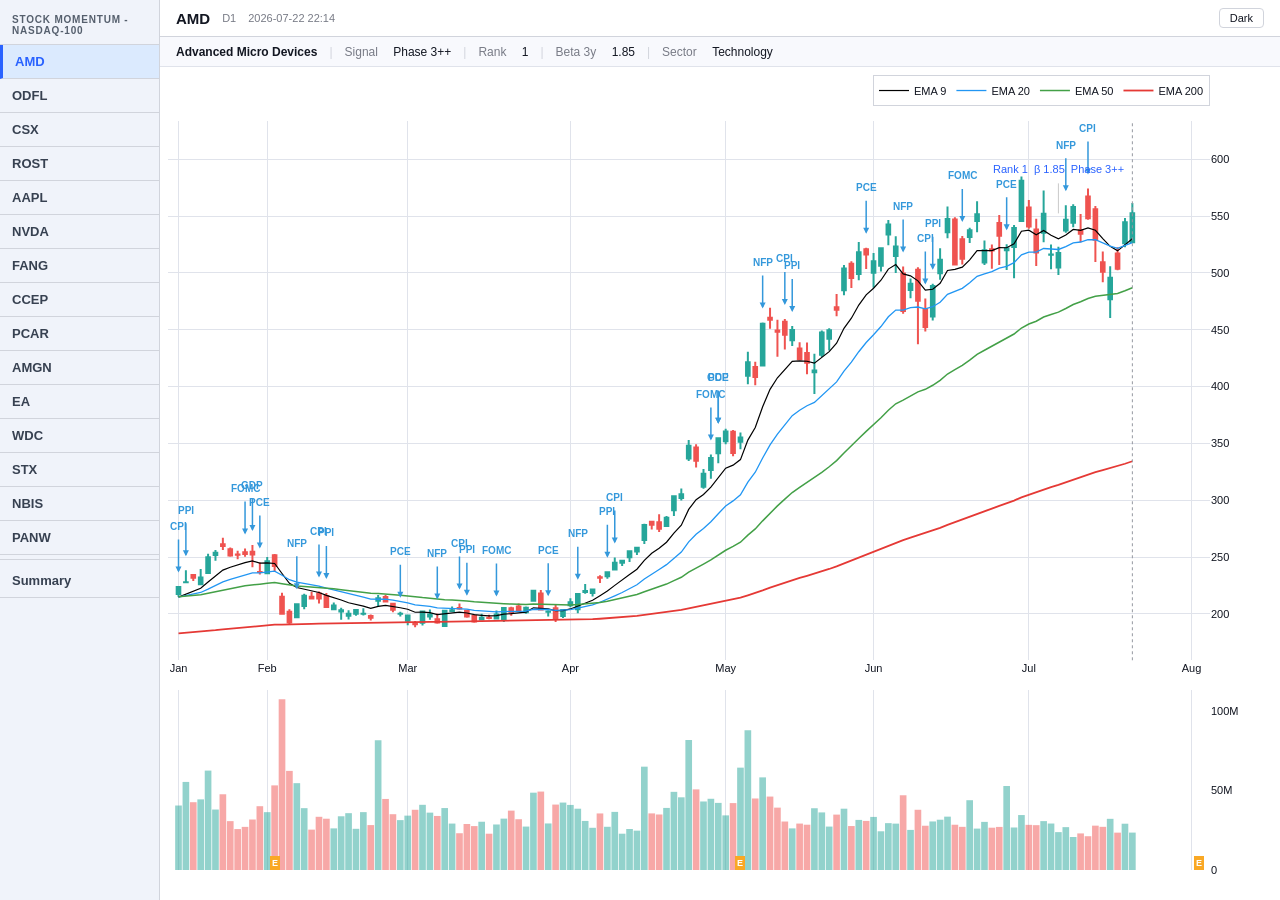
<file: screening/us-stock-momentum-nasdaq-100.html>
<!DOCTYPE html>
<html lang="en">
<head>
<meta charset="UTF-8">
<meta name="viewport" content="width=device-width, initial-scale=1.0">
<title>Stock Momentum - Nasdaq-100 – 2026-07-22</title>
<script src="https://cdn.plot.ly/plotly-2.32.0.min.js" charset="utf-8"></script>
<style>
  *, *::before, *::after { box-sizing: border-box; margin: 0; padding: 0; }
  body { background: #f0f3fa; color: #131722; font-family: -apple-system, BlinkMacSystemFont, 'Segoe UI', Roboto, sans-serif; display: flex; height: 100vh; overflow: hidden; }
  #sidebar { width: 160px; background: #f0f3fa; border-right: 1px solid #d1d4dc; display: flex; flex-direction: column; overflow-y: auto; flex-shrink: 0; order: 1; }
  #sidebar h2 { font-size: 10px; text-transform: uppercase; letter-spacing: .08em; color: #555f6d; padding: 14px 12px 8px; border-bottom: 1px solid #d1d4dc; }
  .tbtn { display: block; width: 100%; padding: 9px 12px; font-size: 13px; font-weight: 600; text-align: left; background: transparent; color: #374151; border: none; border-bottom: 1px solid #d1d4dc; cursor: pointer; transition: background .1s; }
  .tbtn:hover { background: #e8eeff; }
  .tbtn.active { background: #dbeafe; color: #2962ff; border-left: 3px solid #2962ff; }
  #main { flex: 1; display: flex; flex-direction: column; min-width: 0; order: 2; }
  #hdr { padding: 8px 16px; font-size: 15px; font-weight: 700; border-bottom: 1px solid #d1d4dc; background: #ffffff; display: flex; align-items: center; gap: 12px; }
  #hdr .sub { font-size: 11px; font-weight: 400; color: #787b86; }
  #chart { flex: 1; background: #ffffff; }
  #info-bar { padding: 5px 16px; background: #f8f9fd; border-bottom: 1px solid #e0e3eb; font-size: 12px; display: flex; align-items: center; flex-wrap: wrap; gap: 4px 12px; min-height: 30px; }
  .ib-name { font-weight: 600; color: #131722; }
  .ib-sep { color: #d1d4dc; user-select: none; }
  .ib-lbl { color: #787b86; }
  .ib-val { color: #131722; font-weight: 500; }
  .ib-pos { color: #26a69a; font-weight: 600; }
  .ib-neg { color: #ef5350; font-weight: 600; }
  .ib-badge { background: #2962ff; color: #fff; font-size: 10px; font-weight: 700; padding: 1px 5px; border-radius: 3px; }
  .ib-badge-e { background: #f9a825; color: #131722; }
  #summary-panel { flex: 1; display: none; background: #ffffff; padding: 20px 24px; overflow-y: auto; font-family: 'Consolas','Monaco','Courier New',monospace; font-size: 12px; line-height: 1.7; color: #131722; white-space: pre; }
  .tbtn-sep { height: 1px; background: #d1d4dc; margin: 4px 0; }
  body.dark { background: #131722; color: #d1d4dc; }
  body.dark #sidebar { background: #1e222d; border-right-color: #2a2e39; }
  body.dark #sidebar h2 { color: #787b86; border-bottom-color: #2a2e39; }
  body.dark .tbtn { color: #d1d4dc; border-bottom-color: #2a2e39; }
  body.dark .tbtn:hover { background: #2a2e39; }
  body.dark .tbtn.active { background: #1f2d5c; color: #5b9cf6; }
  body.dark .tbtn-sep { background: #434651; }
  body.dark #hdr { background: #1e222d; border-bottom-color: #2a2e39; }
  body.dark #hdr .sub { color: #787b86; }
  body.dark #chart, body.dark #summary-panel { background: #131722; }
  body.dark #info-bar { background: #1e222d; border-bottom-color: #2a2e39; }
  body.dark .ib-name, body.dark .ib-val { color: #d1d4dc; }
  body.dark .ib-sep { color: #434651; }
  body.dark #summary-panel { color: #d1d4dc; }
  #theme-btn { margin-left: auto; padding: 3px 10px; font-size: 11px; border: 1px solid #d1d4dc; border-radius: 4px; background: transparent; cursor: pointer; color: inherit; }
  body.dark #theme-btn { border-color: #434651; }
</style>
</head>
<body>
<div id="sidebar">
  <h2>Stock Momentum - Nasdaq-100</h2>
</div>
<div id="main">
  <div id="hdr">
    <span id="chart-label">–</span>
    <span class="sub">D1</span>
    <span class="sub">2026-07-22 22:14</span>
    <button id="theme-btn" onclick="toggleTheme()">Dark</button>
  </div>
  <div id="info-bar"></div>
  <div id="chart"></div>
  <div id="summary-panel"></div>
</div>
<script>
const DATA = {"AMD": {"dates": ["2026-01-14", "2026-01-15", "2026-01-16", "2026-01-20", "2026-01-21", "2026-01-22", "2026-01-23", "2026-01-26", "2026-01-27", "2026-01-28", "2026-01-29", "2026-01-30", "2026-02-02", "2026-02-03", "2026-02-04", "2026-02-05", "2026-02-06", "2026-02-09", "2026-02-10", "2026-02-11", "2026-02-12", "2026-02-13", "2026-02-17", "2026-02-18", "2026-02-19", "2026-02-20", "2026-02-23", "2026-02-24", "2026-02-25", "2026-02-26", "2026-02-27", "2026-03-02", "2026-03-03", "2026-03-04", "2026-03-05", "2026-03-06", "2026-03-09", "2026-03-10", "2026-03-11", "2026-03-12", "2026-03-13", "2026-03-16", "2026-03-17", "2026-03-18", "2026-03-19", "2026-03-20", "2026-03-23", "2026-03-24", "2026-03-25", "2026-03-26", "2026-03-27", "2026-03-30", "2026-03-31", "2026-04-01", "2026-04-02", "2026-04-06", "2026-04-07", "2026-04-08", "2026-04-09", "2026-04-10", "2026-04-13", "2026-04-14", "2026-04-15", "2026-04-16", "2026-04-17", "2026-04-20", "2026-04-21", "2026-04-22", "2026-04-23", "2026-04-24", "2026-04-27", "2026-04-28", "2026-04-29", "2026-04-30", "2026-05-01", "2026-05-04", "2026-05-05", "2026-05-06", "2026-05-07", "2026-05-08", "2026-05-11", "2026-05-12", "2026-05-13", "2026-05-14", "2026-05-15", "2026-05-18", "2026-05-19", "2026-05-20", "2026-05-21", "2026-05-22", "2026-05-26", "2026-05-27", "2026-05-28", "2026-05-29", "2026-06-01", "2026-06-02", "2026-06-03", "2026-06-04", "2026-06-05", "2026-06-08", "2026-06-09", "2026-06-10", "2026-06-11", "2026-06-12", "2026-06-15", "2026-06-16", "2026-06-17", "2026-06-18", "2026-06-22", "2026-06-23", "2026-06-24", "2026-06-25", "2026-06-26", "2026-06-29", "2026-06-30", "2026-07-01", "2026-07-02", "2026-07-06", "2026-07-07", "2026-07-08", "2026-07-09", "2026-07-10", "2026-07-13", "2026-07-14", "2026-07-15", "2026-07-16", "2026-07-17", "2026-07-20", "2026-07-21", "2026-07-22", "2026-07-23", "2026-07-24", "2026-07-27", "2026-07-28", "2026-07-29", "2026-07-30", "2026-07-31", "2026-08-03", "2026-08-04", "2026-08-05"], "open": [217.54, 227.9, 234.3, 226.08, 235.99, 251.75, 261.18, 256.75, 252.16, 254.13, 254.66, 236.93, 235.77, 251.55, 215.0, 201.86, 197.13, 206.9, 215.14, 217.88, 215.83, 204.02, 202.15, 198.41, 200.11, 200.12, 198.09, 211.63, 214.82, 208.8, 200.11, 193.85, 191.46, 192.12, 197.77, 195.27, 189.36, 202.51, 205.11, 202.83, 198.11, 194.98, 196.68, 196.0, 195.03, 204.89, 206.4, 201.39, 211.51, 217.98, 201.77, 204.95, 198.05, 207.59, 204.05, 219.28, 218.26, 232.12, 233.01, 239.0, 245.03, 249.79, 254.96, 264.99, 281.0, 280.6, 277.33, 291.22, 302.01, 336.76, 346.32, 311.86, 326.58, 341.36, 351.87, 360.31, 351.51, 409.49, 417.07, 418.59, 460.55, 449.25, 457.04, 440.6, 433.34, 429.5, 412.6, 428.04, 441.99, 469.84, 484.74, 508.0, 499.0, 520.8, 500.16, 506.3, 533.75, 514.75, 499.53, 485.0, 502.75, 467.97, 461.6, 499.69, 535.75, 546.89, 529.66, 531.58, 545.5, 509.08, 520.82, 543.93, 519.8, 522.84, 545.57, 557.53, 538.16, 535.35, 515.91, 504.81, 537.27, 544.01, 537.5, 567.22, 556.02, 509.33, 476.88, 517.0, 526.0, 526.875, null, null, null, null, null, null, null, null, null, null], "high": [224.09, 238.35, 234.49, 239.5, 252.9, 256.08, 266.96, 258.29, 255.55, 257.4, 260.53, 245.24, 249.97, 252.65, 218.58, 204.04, 209.27, 217.6, 219.39, 219.65, 218.46, 210.05, 205.3, 203.2, 204.1, 204.87, 199.38, 216.71, 216.7, 209.79, 201.89, 198.74, 193.64, 202.44, 203.79, 200.24, 202.97, 206.59, 209.21, 203.62, 199.68, 200.17, 199.21, 202.86, 205.88, 206.3, 209.11, 206.43, 221.33, 221.0, 203.27, 208.43, 204.0, 213.83, 217.78, 226.31, 222.1, 234.0, 237.1, 249.58, 247.33, 255.46, 258.18, 279.34, 281.05, 287.61, 286.2, 304.25, 310.22, 352.99, 349.21, 327.5, 340.17, 354.96, 362.79, 361.85, 359.57, 430.6, 421.71, 456.29, 469.22, 458.8, 459.5, 453.31, 439.0, 438.8, 428.75, 449.39, 451.2, 481.41, 506.96, 510.21, 527.2, 522.0, 517.5, 522.49, 546.44, 532.19, 505.62, 494.97, 505.0, 477.45, 490.46, 521.71, 558.37, 548.95, 532.5, 539.69, 562.99, 528.49, 524.96, 550.88, 525.11, 542.19, 584.73, 564.09, 547.65, 572.5, 524.97, 522.98, 559.5, 560.25, 551.87, 574.2, 558.89, 518.74, 505.88, 522.44, 548.14, 561.47, null, null, null, null, null, null, null, null, null, null], "low": [215.11, 227.22, 228.86, 225.41, 235.78, 246.63, 256.25, 250.3, 247.96, 250.21, 240.91, 234.55, 235.0, 237.04, 199.15, 190.72, 196.43, 204.15, 213.13, 209.21, 205.14, 203.88, 194.83, 195.0, 198.29, 198.56, 194.15, 206.5, 210.33, 201.46, 197.74, 190.0, 188.22, 189.86, 194.88, 191.25, 189.02, 202.2, 203.63, 196.67, 192.27, 194.8, 195.26, 195.75, 192.83, 198.26, 201.71, 200.13, 211.51, 203.43, 197.69, 192.87, 196.41, 205.84, 200.62, 217.73, 215.38, 227.09, 230.91, 238.96, 242.03, 245.7, 251.85, 261.51, 274.14, 272.0, 276.62, 286.14, 299.76, 334.54, 328.81, 310.0, 318.86, 332.6, 349.25, 338.7, 344.88, 402.04, 401.08, 418.29, 450.88, 426.11, 432.65, 435.68, 423.36, 410.71, 393.36, 426.05, 431.6, 461.71, 480.23, 486.66, 493.52, 503.43, 486.8, 501.22, 524.3, 499.87, 463.95, 477.71, 437.23, 448.33, 458.02, 494.0, 530.5, 507.25, 507.3, 526.32, 535.71, 506.81, 503.5, 507.0, 502.61, 495.35, 545.57, 538.74, 506.0, 527.0, 503.11, 498.15, 535.2, 540.05, 526.92, 546.77, 509.57, 491.8, 460.21, 502.36, 522.6, 526.875, null, null, null, null, null, null, null, null, null, null], "close": [223.6, 227.92, 231.83, 231.92, 249.8, 253.73, 259.68, 251.31, 252.03, 252.74, 252.18, 236.73, 246.27, 242.11, 200.19, 192.5, 208.44, 216.0, 213.57, 213.58, 205.94, 207.32, 203.08, 200.12, 203.37, 200.15, 196.6, 213.84, 210.86, 203.68, 200.21, 198.62, 190.95, 202.07, 199.45, 192.43, 202.68, 203.23, 204.83, 197.74, 193.39, 196.58, 196.31, 199.46, 205.27, 201.33, 202.68, 205.37, 220.27, 203.77, 201.99, 196.04, 203.43, 210.21, 217.5, 220.18, 221.53, 231.82, 236.64, 245.04, 246.83, 255.07, 258.12, 278.26, 278.39, 274.95, 284.49, 303.46, 305.33, 347.81, 334.63, 323.21, 337.11, 354.49, 360.54, 341.54, 355.26, 421.39, 408.46, 455.19, 458.79, 448.29, 445.5, 449.7, 424.1, 420.99, 414.05, 447.58, 449.59, 467.51, 503.89, 495.54, 518.09, 516.1, 510.13, 521.54, 542.52, 523.2, 466.38, 490.33, 475.51, 452.4, 488.45, 511.57, 547.26, 507.29, 512.48, 537.37, 551.63, 519.85, 519.74, 532.57, 521.58, 539.49, 580.91, 540.88, 517.82, 552.05, 516.11, 517.41, 546.72, 557.89, 534.39, 548.13, 529.14, 500.94, 495.76, 503.57, 544.43, 552.33, null, null, null, null, null, null, null, null, null, null], "volume": [40466500, 55270200, 42545600, 44327700, 62385600, 37945000, 47525900, 30672500, 25691600, 27061200, 31685200, 40035700, 36308100, 53097100, 107173300, 62196400, 54504500, 38810800, 25326700, 33384700, 32181000, 26123900, 33712100, 35664100, 25842300, 36317300, 28187900, 81367000, 44588100, 35020500, 31312400, 34120200, 37785700, 40912600, 36000700, 33913800, 38877200, 29139200, 23076400, 28886900, 27561900, 30285200, 22779700, 28569100, 32245300, 37265100, 31857800, 27258800, 48518300, 49213000, 29206600, 41053300, 42318700, 40835800, 38463500, 30786400, 26483000, 35496400, 27126200, 36477200, 22781800, 25733200, 24695200, 64850800, 35519900, 34833900, 38950900, 49054200, 45619700, 81616700, 50585300, 43002500, 44704400, 42115300, 34279200, 42000200, 64235100, 87732200, 44885500, 58134900, 46085400, 39140100, 30423400, 26113600, 29131600, 28432100, 38756900, 36137500, 27252000, 34758600, 38473800, 27589300, 31438500, 30803200, 33309200, 24293200, 29411100, 29110000, 46900600, 25158800, 37799800, 27777400, 30463100, 31553100, 33482400, 28411700, 27085300, 43805600, 25983200, 30196800, 26548300, 27031300, 52705100, 26671000, 34488500, 28326800, 28142500, 30684200, 29166800, 23768500, 26900800, 20704500, 22957400, 21201400, 27826200, 27093700, 32115900, 23440700, 29045100, 23480869, null, null, null, null, null, null, null, null, null, null], "ema9": [214.7181, 217.3585, 220.2528, 222.5862, 228.029, 233.1692, 238.4713, 241.0391, 243.2373, 245.1378, 246.5462, 244.583, 244.9204, 244.3583, 235.5247, 226.9197, 223.2238, 221.779, 220.1372, 218.8258, 216.2486, 214.4629, 212.1863, 209.7731, 208.4924, 206.824, 204.7792, 206.5913, 207.4451, 206.692, 205.3956, 204.0405, 201.4224, 201.5519, 201.1315, 199.3912, 200.049, 200.6852, 201.5141, 200.7593, 199.2855, 198.7444, 198.2575, 198.498, 199.8524, 200.1479, 200.6543, 201.5975, 205.332, 205.0196, 204.4137, 202.7389, 202.8771, 204.3437, 206.975, 209.616, 211.9988, 215.963, 220.0984, 225.0867, 229.4354, 234.5623, 239.2738, 247.0711, 253.3349, 257.6579, 263.0243, 271.1115, 277.9552, 291.9261, 300.4669, 305.0155, 311.4344, 320.0455, 328.1444, 330.8235, 335.7108, 352.8467, 363.9693, 382.2135, 397.5288, 407.681, 415.2448, 422.1359, 422.5287, 422.2209, 420.5868, 425.9854, 430.7063, 438.0671, 451.2316, 460.0933, 471.6927, 480.5741, 486.4853, 493.4962, 503.301, 507.2808, 499.1006, 497.3465, 492.9792, 484.8634, 485.5807, 490.7786, 502.0748, 503.1179, 504.9903, 511.4662, 519.499, 519.5692, 519.6033, 522.1967, 522.0733, 525.5567, 536.6273, 537.4779, 533.5463, 537.247, 533.0196, 529.8977, 533.2622, 538.1877, 537.4282, 539.5685, 537.4828, 530.1743, 523.2914, 519.3471, 524.3637, 529.957, null, null, null, null, null, null, null, null, null, null], "ema20": [214.6436, 215.908, 217.4244, 218.8049, 221.7568, 224.8019, 228.1236, 230.3318, 232.3983, 234.3356, 236.0351, 236.1013, 237.0697, 237.5497, 233.9917, 230.0401, 227.9829, 226.8417, 225.5777, 224.4351, 222.6737, 221.2114, 219.4846, 217.6404, 216.2813, 214.745, 213.0169, 213.0953, 212.8824, 212.006, 210.8825, 209.7147, 207.9276, 207.3697, 206.6154, 205.2644, 205.0183, 204.848, 204.8463, 204.1695, 203.1429, 202.5178, 201.9266, 201.6917, 202.0325, 201.9656, 202.0336, 202.3514, 204.0579, 204.0305, 203.8362, 203.0937, 203.1257, 203.8004, 205.1051, 206.5408, 207.9684, 210.2399, 212.7542, 215.8291, 218.7815, 222.2376, 225.655, 230.665, 235.2102, 238.9949, 243.3278, 249.0547, 254.4142, 263.3091, 270.1015, 275.1595, 281.0595, 288.0529, 294.9564, 299.393, 304.7136, 315.8257, 324.648, 337.0806, 348.6719, 358.1594, 366.4775, 374.4035, 379.1365, 383.1225, 386.068, 391.9263, 397.4181, 404.0935, 413.5979, 421.4019, 430.6103, 438.7522, 445.5501, 452.7872, 461.3332, 467.2253, 467.1448, 469.3529, 469.9393, 468.2689, 470.1909, 474.1318, 481.0963, 483.591, 486.3423, 491.2021, 496.9571, 499.1374, 501.0996, 504.0967, 505.7618, 508.974, 515.8251, 518.2113, 518.174, 521.4003, 520.8964, 520.5644, 523.0554, 526.373, 527.1365, 529.1359, 529.1363, 526.4509, 523.528, 521.6272, 523.7989, 526.5162, null, null, null, null, null, null, null, null, null, null], "ema50": [215.1433, 215.6444, 216.2791, 216.8925, 218.183, 219.577, 221.1496, 222.3324, 223.497, 224.6438, 225.7236, 226.1553, 226.9441, 227.5388, 226.4663, 225.1343, 224.4796, 224.1471, 223.7323, 223.3342, 222.652, 222.0508, 221.3068, 220.476, 219.8052, 219.0344, 218.1546, 217.9854, 217.706, 217.1559, 216.4914, 215.7905, 214.8164, 214.3165, 213.7335, 212.8981, 212.4974, 212.134, 211.8475, 211.2943, 210.5922, 210.0427, 209.5041, 209.1103, 208.9597, 208.6605, 208.4259, 208.3061, 208.7753, 208.579, 208.3206, 207.839, 207.6661, 207.7659, 208.1476, 208.6194, 209.1257, 210.0157, 211.0598, 212.3924, 213.7429, 215.3635, 217.0402, 219.441, 221.7527, 223.8389, 226.2174, 229.2465, 232.2302, 236.7627, 240.6007, 243.8402, 247.4979, 251.6936, 255.9621, 259.3181, 263.0805, 269.2888, 274.7465, 281.8227, 288.7626, 295.0185, 300.9198, 306.7543, 311.3561, 315.6555, 319.5141, 324.5363, 329.4403, 334.8548, 341.4837, 347.5251, 354.2139, 360.5624, 366.4278, 372.5106, 379.1776, 384.8256, 388.0238, 392.0358, 395.3093, 397.5481, 401.1129, 405.4446, 411.006, 414.7818, 418.6131, 423.2702, 428.304, 431.894, 435.3389, 439.1519, 442.3844, 446.1925, 451.4755, 454.9816, 457.4458, 461.1558, 463.3108, 465.4324, 468.6201, 472.1209, 474.5628, 477.4478, 479.475, 480.3167, 480.9224, 481.8105, 484.2662, 486.9353, null, null, null, null, null, null, null, null, null, null], "ema200": [182.897, 183.345, 183.8274, 184.306, 184.9576, 185.6419, 186.3786, 187.0247, 187.6715, 188.319, 188.9544, 189.4298, 189.9954, 190.5139, 190.6102, 190.629, 190.8062, 191.0569, 191.2809, 191.5028, 191.6465, 191.8024, 191.9146, 191.9963, 192.1095, 192.1895, 192.2333, 192.4483, 192.6315, 192.7415, 192.8158, 192.8735, 192.8544, 192.9461, 193.0108, 193.005, 193.1013, 193.2021, 193.3178, 193.3618, 193.3621, 193.3941, 193.4231, 193.4832, 193.6005, 193.6774, 193.7669, 193.8824, 194.145, 194.2407, 194.3178, 194.335, 194.4255, 194.5825, 194.8106, 195.063, 195.3263, 195.6895, 196.0969, 196.5839, 197.0839, 197.6609, 198.2625, 199.0585, 199.8478, 200.5951, 201.4299, 202.4451, 203.4688, 204.9051, 206.1959, 207.3602, 208.6512, 210.1024, 211.5992, 212.8922, 214.3088, 216.3693, 218.2806, 220.638, 223.0076, 225.2492, 227.4408, 229.6523, 231.5871, 233.4717, 235.2685, 237.3811, 239.4926, 241.7614, 244.3697, 246.8689, 249.5676, 252.2197, 254.7859, 257.4402, 260.2768, 262.893, 264.9177, 267.1606, 269.2338, 271.0563, 273.2194, 275.5911, 278.2943, 280.5728, 282.8804, 285.4126, 288.0615, 290.3679, 292.6502, 295.0374, 297.2916, 299.7015, 302.4996, 304.8716, 306.9905, 309.4289, 311.4854, 313.5344, 315.8546, 318.263, 320.4135, 322.6793, 324.7337, 326.4869, 328.1713, 329.9165, 332.051, 334.2428, null, null, null, null, null, null, null, null, null, null], "earnings": ["2026-08-04", "2026-05-05", "2026-02-03"], "macro_marks": [{"index": 0, "type": "CPI"}, {"index": 1, "type": "PPI"}, {"index": 9, "type": "FOMC"}, {"index": 10, "type": "GDP"}, {"index": 11, "type": "PCE"}, {"index": 16, "type": "NFP"}, {"index": 19, "type": "CPI"}, {"index": 20, "type": "PPI"}, {"index": 30, "type": "PCE"}, {"index": 35, "type": "NFP"}, {"index": 38, "type": "CPI"}, {"index": 39, "type": "PPI"}, {"index": 43, "type": "FOMC"}, {"index": 50, "type": "PCE"}, {"index": 54, "type": "NFP"}, {"index": 58, "type": "PPI"}, {"index": 59, "type": "CPI"}, {"index": 72, "type": "FOMC"}, {"index": 73, "type": "GDP"}, {"index": 73, "type": "PCE"}, {"index": 79, "type": "NFP"}, {"index": 82, "type": "CPI"}, {"index": 83, "type": "PPI"}, {"index": 93, "type": "PCE"}, {"index": 98, "type": "NFP"}, {"index": 101, "type": "CPI"}, {"index": 102, "type": "PPI"}, {"index": 106, "type": "FOMC"}, {"index": 112, "type": "PCE"}, {"index": 120, "type": "NFP"}, {"index": 123, "type": "CPI"}], "n_future": 10, "meta": {"name": "Advanced Micro Devices", "sector": "Technology", "signal": "Phase 3++", "rank": 1, "beta": 1.8487931}}, "ODFL": {"dates": ["2026-01-14", "2026-01-15", "2026-01-16", "2026-01-20", "2026-01-21", "2026-01-22", "2026-01-23", "2026-01-26", "2026-01-27", "2026-01-28", "2026-01-29", "2026-01-30", "2026-02-02", "2026-02-03", "2026-02-04", "2026-02-05", "2026-02-06", "2026-02-09", "2026-02-10", "2026-02-11", "2026-02-12", "2026-02-13", "2026-02-17", "2026-02-18", "2026-02-19", "2026-02-20", "2026-02-23", "2026-02-24", "2026-02-25", "2026-02-26", "2026-02-27", "2026-03-02", "2026-03-03", "2026-03-04", "2026-03-05", "2026-03-06", "2026-03-09", "2026-03-10", "2026-03-11", "2026-03-12", "2026-03-13", "2026-03-16", "2026-03-17", "2026-03-18", "2026-03-19", "2026-03-20", "2026-03-23", "2026-03-24", "2026-03-25", "2026-03-26", "2026-03-27", "2026-03-30", "2026-03-31", "2026-04-01", "2026-04-02", "2026-04-06", "2026-04-07", "2026-04-08", "2026-04-09", "2026-04-10", "2026-04-13", "2026-04-14", "2026-04-15", "2026-04-16", "2026-04-17", "2026-04-20", "2026-04-21", "2026-04-22", "2026-04-23", "2026-04-24", "2026-04-27", "2026-04-28", "2026-04-29", "2026-04-30", "2026-05-01", "2026-05-04", "2026-05-05", "2026-05-06", "2026-05-07", "2026-05-08", "2026-05-11", "2026-05-12", "2026-05-13", "2026-05-14", "2026-05-15", "2026-05-18", "2026-05-19", "2026-05-20", "2026-05-21", "2026-05-22", "2026-05-26", "2026-05-27", "2026-05-28", "2026-05-29", "2026-06-01", "2026-06-02", "2026-06-03", "2026-06-04", "2026-06-05", "2026-06-08", "2026-06-09", "2026-06-10", "2026-06-11", "2026-06-12", "2026-06-15", "2026-06-16", "2026-06-17", "2026-06-18", "2026-06-22", "2026-06-23", "2026-06-24", "2026-06-25", "2026-06-26", "2026-06-29", "2026-06-30", "2026-07-01", "2026-07-02", "2026-07-06", "2026-07-07", "2026-07-08", "2026-07-09", "2026-07-10", "2026-07-13", "2026-07-14", "2026-07-15", "2026-07-16", "2026-07-17", "2026-07-20", "2026-07-21", "2026-07-22", "2026-07-23", "2026-07-24", "2026-07-27", "2026-07-28", "2026-07-29", "2026-07-30", "2026-07-31", "2026-08-03", "2026-08-04", "2026-08-05"], "open": [170.74, 174.15, 176.83, 171.86, 172.01, 179.19, 177.45, 173.93, 173.53, 175.06, 173.36, 170.7, 173.33, 185.0, 191.45, 200.02, 198.32, 201.43, 195.32, 194.7, 198.79, 187.99, 192.98, 192.09, 192.64, 194.18, 201.38, 194.27, 197.36, 193.46, 196.34, 202.67, 204.31, 213.67, 213.39, 203.57, 190.77, 195.69, 194.38, 185.0, 179.33, 183.34, 185.98, 182.82, 181.14, 182.4, 189.81, 184.71, 186.11, 188.7, 185.94, 189.46, 189.75, 194.67, 197.98, 198.0, 203.11, 205.23, 206.37, 209.5, 208.01, 207.5, 210.09, 206.89, 216.28, 216.21, 223.93, 226.55, 223.82, 222.89, 220.2, 224.03, 224.77, 209.76, 213.48, 200.03, 193.7, 196.57, 200.23, 197.76, 197.71, 195.94, 191.14, 189.63, 197.74, 203.23, 203.64, 206.09, 207.35, 209.0, 213.26, 219.28, 217.21, 219.25, 219.32, 226.71, 235.0, 239.63, 245.52, 244.96, 247.58, 230.84, 237.5, 247.81, 243.38, 237.61, 230.93, 221.27, 222.49, 222.37, 219.68, 221.57, 217.69, 216.85, 220.05, 220.69, 218.98, 217.32, 219.93, 216.37, 219.85, 226.37, 229.53, 232.33, 230.22, 229.3, 235.42, 234.36, 234.8, 234.66, null, null, null, null, null, null, null, null, null, null], "high": [174.92, 178.56, 178.59, 173.55, 180.27, 181.25, 178.45, 174.49, 175.79, 175.75, 175.23, 173.3, 186.33, 190.25, 208.74, 206.43, 204.84, 202.82, 196.91, 200.0, 199.75, 195.42, 196.88, 195.18, 195.95, 202.87, 201.44, 198.42, 197.56, 199.56, 203.86, 209.15, 209.07, 221.63, 214.45, 204.29, 197.69, 198.92, 195.8, 185.95, 180.99, 184.07, 188.35, 184.05, 183.79, 184.36, 193.22, 191.36, 190.52, 191.56, 188.93, 194.85, 195.85, 201.63, 203.48, 202.44, 204.05, 210.18, 211.59, 212.22, 208.12, 210.79, 210.28, 217.1, 220.18, 223.92, 227.0, 227.08, 226.86, 223.3, 224.17, 224.04, 233.79, 214.64, 215.22, 200.46, 197.95, 203.33, 203.1, 202.41, 198.06, 196.0, 193.43, 202.98, 204.41, 206.14, 208.02, 210.47, 210.42, 210.96, 218.58, 221.88, 223.8, 226.12, 230.6, 229.7, 236.84, 245.78, 249.14, 250.69, 252.03, 239.57, 248.21, 248.94, 244.39, 238.59, 233.16, 224.17, 223.81, 222.37, 222.67, 228.06, 221.9, 220.44, 221.7, 221.0, 221.82, 220.47, 219.93, 219.16, 227.9, 228.98, 235.44, 233.32, 231.2, 237.23, 238.51, 234.36, 235.16, 235.7599, null, null, null, null, null, null, null, null, null, null], "low": [169.38, 173.92, 174.06, 168.0, 171.37, 177.08, 173.48, 171.09, 173.07, 172.56, 170.61, 169.99, 173.33, 184.38, 189.93, 198.0, 198.32, 194.88, 192.94, 194.2, 183.87, 187.24, 190.73, 192.09, 191.89, 193.81, 193.27, 192.01, 188.68, 193.24, 195.21, 199.42, 201.74, 212.58, 208.01, 191.14, 184.69, 192.88, 185.06, 176.05, 176.08, 179.93, 181.71, 179.64, 177.91, 179.99, 187.6, 182.89, 184.22, 186.84, 184.46, 189.34, 189.28, 194.67, 195.33, 196.47, 196.64, 203.3, 206.27, 207.55, 203.51, 205.61, 203.89, 206.56, 213.42, 215.69, 222.1, 219.34, 222.24, 218.64, 219.31, 216.89, 206.97, 207.69, 205.37, 189.99, 193.4, 196.57, 197.72, 196.32, 193.8, 186.89, 187.91, 189.62, 195.44, 201.3, 198.96, 204.78, 203.69, 206.13, 212.19, 218.07, 215.9, 216.7, 218.13, 224.09, 230.87, 238.89, 241.01, 242.0, 241.62, 223.63, 237.16, 241.87, 235.02, 230.45, 217.7, 219.28, 217.79, 217.02, 216.1, 218.09, 217.69, 216.85, 212.45, 213.22, 216.1, 215.63, 214.48, 215.17, 219.85, 222.9, 227.57, 225.71, 223.74, 228.0, 233.19, 229.1, 229.58, 232.4079, null, null, null, null, null, null, null, null, null, null], "close": [173.52, 178.21, 175.65, 170.0, 178.4, 178.25, 174.3, 173.99, 174.44, 172.72, 172.59, 173.2, 186.13, 189.77, 208.54, 202.14, 202.47, 196.11, 194.49, 194.46, 185.51, 193.21, 193.32, 193.81, 195.17, 201.39, 193.88, 196.7, 191.7, 198.37, 203.05, 207.75, 207.94, 216.19, 210.68, 193.97, 197.22, 195.02, 188.78, 176.24, 180.75, 182.44, 184.43, 182.57, 182.36, 183.92, 187.7, 185.03, 189.05, 187.93, 188.34, 189.75, 195.4, 199.63, 198.0, 202.18, 198.93, 207.53, 209.5, 208.35, 207.63, 210.41, 205.19, 213.57, 217.76, 223.38, 224.42, 219.98, 222.78, 219.98, 220.53, 221.77, 209.35, 212.43, 205.81, 192.18, 196.08, 200.62, 198.06, 198.33, 195.12, 191.12, 189.18, 198.81, 203.12, 204.13, 204.46, 209.83, 207.69, 210.47, 216.61, 219.45, 220.86, 225.15, 228.53, 229.08, 236.06, 245.52, 242.57, 247.01, 248.73, 235.95, 247.76, 245.75, 237.42, 231.62, 218.36, 221.04, 219.52, 217.58, 219.04, 220.12, 218.79, 219.69, 216.6, 217.96, 217.65, 216.44, 215.51, 218.25, 225.85, 227.63, 232.9, 228.61, 225.23, 237.15, 233.84, 231.76, 234.79, 232.8, null, null, null, null, null, null, null, null, null, null], "volume": [1708200, 2101600, 2495000, 3022100, 2266500, 1650700, 1656100, 1416200, 1207300, 1953300, 1492500, 2216600, 3685100, 3144900, 6487800, 4258800, 2906400, 2303100, 2613500, 2393100, 6282400, 2096800, 2237200, 1792600, 1840200, 2002600, 1280300, 1013900, 1581300, 2220800, 3549200, 2843900, 1638400, 3092000, 2194700, 3395100, 2558500, 1521400, 1586700, 2473400, 3081200, 1696400, 1870300, 1768200, 2103100, 3750400, 2156300, 3188800, 1786100, 1743400, 1798200, 2648600, 2653700, 2053500, 2060700, 2762900, 2940700, 2381700, 1300200, 1073300, 1348100, 1195700, 1245300, 2130000, 1561200, 1589800, 1615800, 1223500, 1590800, 1530400, 2639600, 2493500, 5034600, 3042900, 2186800, 3460400, 1978500, 1870700, 1644200, 1411100, 1207700, 1899900, 1156300, 2481800, 2013900, 1171600, 1982200, 1657100, 1154100, 1269900, 2213200, 1678800, 1527000, 3702700, 2004400, 1850700, 2346500, 2325500, 2123500, 1924400, 1540900, 3210400, 1954600, 1075100, 1980300, 1970600, 2964000, 3917600, 1910400, 1760700, 1720500, 1281400, 3020900, 1179400, 1972400, 1616200, 1210800, 1240700, 1161500, 1617000, 1635900, 2215700, 2072100, 1321200, 1005000, 1380600, 1300800, 1063300, 1854600, 1310197, null, null, null, null, null, null, null, null, null, null], "ema9": [169.2664, 171.0551, 171.9741, 171.5793, 172.9434, 174.0047, 174.0638, 174.049, 174.1272, 173.8458, 173.5946, 173.5157, 176.0386, 178.7848, 184.7359, 188.2167, 191.0674, 192.0759, 192.5587, 192.939, 191.4532, 191.8045, 192.1076, 192.4481, 192.9925, 194.672, 194.5136, 194.9509, 194.3007, 195.1146, 196.7016, 198.9113, 200.7171, 203.8116, 205.1853, 202.9423, 201.7978, 200.4422, 198.1098, 193.7358, 191.1387, 189.3989, 188.4051, 187.2381, 186.2625, 185.794, 186.1752, 185.9462, 186.5669, 186.8395, 187.1396, 187.6617, 189.2094, 191.2935, 192.6348, 194.5438, 195.4211, 197.8429, 200.1743, 201.8094, 202.9735, 204.4608, 204.6067, 206.3993, 208.6715, 211.6132, 214.1745, 215.3356, 216.8245, 217.4556, 218.0705, 218.8104, 216.9183, 216.0206, 213.9785, 209.6188, 206.9111, 205.6528, 204.1343, 202.9734, 201.4027, 199.3462, 197.3129, 197.6124, 198.7139, 199.7971, 200.7297, 202.5498, 203.5778, 204.9562, 207.287, 209.7196, 211.9477, 214.5881, 217.3765, 219.7172, 222.9858, 227.4926, 230.5081, 233.8085, 236.7928, 236.6242, 238.8514, 240.2311, 239.6689, 238.0591, 234.1193, 231.5034, 229.1067, 226.8014, 225.2491, 224.2233, 223.1366, 222.4473, 221.2778, 220.6143, 220.0214, 219.3051, 218.5461, 218.4869, 219.9595, 221.4936, 223.7749, 224.7419, 224.8395, 227.3016, 228.6093, 229.2394, 230.3495, 230.8396, null, null, null, null, null, null, null, null, null, null], "ema20": [163.7952, 165.168, 166.1663, 166.5314, 167.6618, 168.6702, 169.2064, 169.6619, 170.117, 170.3649, 170.5768, 170.8266, 172.2841, 173.9494, 177.2438, 179.6148, 181.7915, 183.1552, 184.2347, 185.2085, 185.2372, 185.9966, 186.694, 187.3717, 188.1144, 189.3788, 189.8075, 190.4639, 190.5816, 191.3234, 192.4402, 193.8983, 195.2356, 197.2312, 198.5121, 198.0795, 197.9976, 197.714, 196.8632, 194.8991, 193.5515, 192.4933, 191.7254, 190.8534, 190.0445, 189.4612, 189.2935, 188.8875, 188.9029, 188.8103, 188.7655, 188.8593, 189.4822, 190.4486, 191.1678, 192.2166, 192.856, 194.2535, 195.7055, 196.9098, 197.9307, 199.1193, 199.6974, 201.0186, 202.613, 204.5908, 206.4793, 207.7651, 209.1951, 210.2222, 211.2039, 212.2102, 211.9378, 211.9847, 211.3966, 209.5665, 208.282, 207.5523, 206.6483, 205.8561, 204.8336, 203.5275, 202.1611, 201.8419, 201.9637, 202.17, 202.3881, 203.0968, 203.5343, 204.1948, 205.3772, 206.7175, 208.0644, 209.6916, 211.4857, 213.1614, 215.3422, 218.2163, 220.5357, 223.057, 225.5021, 226.4971, 228.5222, 230.1629, 230.8541, 230.927, 229.7301, 228.9025, 228.0089, 227.0157, 226.2561, 225.6717, 225.0163, 224.5091, 223.7558, 223.2038, 222.6749, 222.0811, 221.4553, 221.15, 221.5976, 222.1721, 223.1938, 223.7097, 223.8545, 225.1207, 225.9511, 226.5043, 227.2934, 227.8179, null, null, null, null, null, null, null, null, null, null], "ema50": [155.0211, 155.9304, 156.7038, 157.2252, 158.0556, 158.8475, 159.4535, 160.0235, 160.5889, 161.0646, 161.5166, 161.9748, 162.922, 163.9749, 165.7225, 167.1507, 168.5358, 169.6171, 170.5925, 171.5285, 172.0768, 172.9055, 173.7061, 174.4945, 175.3053, 176.3282, 177.0165, 177.7884, 178.334, 179.1197, 180.0581, 181.1441, 182.1949, 183.5281, 184.5928, 184.9606, 185.4413, 185.817, 185.9332, 185.553, 185.3647, 185.25, 185.2178, 185.114, 185.006, 184.9634, 185.0707, 185.0691, 185.2252, 185.3313, 185.4493, 185.618, 186.0016, 186.536, 186.9856, 187.5814, 188.0265, 188.7913, 189.6034, 190.3386, 191.0167, 191.7772, 192.3032, 193.1372, 194.1028, 195.2509, 196.3948, 197.3197, 198.3182, 199.1676, 200.0054, 200.8589, 201.1919, 201.6326, 201.7964, 201.4193, 201.2099, 201.1868, 201.0642, 200.9569, 200.728, 200.3513, 199.9132, 199.8699, 199.9974, 200.1594, 200.3281, 200.7007, 200.9748, 201.3471, 201.9457, 202.6321, 203.347, 204.202, 205.156, 206.0942, 207.2693, 208.7694, 210.0949, 211.5425, 213.0009, 213.9008, 215.2286, 216.4256, 217.2489, 217.8124, 217.8339, 217.9596, 218.0208, 218.0035, 218.0442, 218.1256, 218.1516, 218.212, 218.1488, 218.1414, 218.1221, 218.0561, 217.9563, 217.9678, 218.2769, 218.6437, 219.2028, 219.5717, 219.7936, 220.4742, 220.9984, 221.4204, 221.9447, 222.3704, null, null, null, null, null, null, null, null, null, null], "ema200": [156.4003, 156.6173, 156.8067, 156.938, 157.1515, 157.3615, 157.53, 157.6938, 157.8604, 158.0083, 158.1534, 158.3031, 158.58, 158.8903, 159.3844, 159.8098, 160.2343, 160.5912, 160.9285, 161.2622, 161.5035, 161.8189, 162.1324, 162.4476, 162.7732, 163.1574, 163.4631, 163.7938, 164.0715, 164.4128, 164.7972, 165.2246, 165.6497, 166.1526, 166.5956, 166.868, 167.17, 167.4471, 167.6594, 167.7448, 167.8742, 168.0191, 168.1824, 168.3256, 168.4652, 168.619, 168.8088, 168.9702, 169.17, 169.3567, 169.5456, 169.7466, 170.0019, 170.2967, 170.5724, 170.8869, 171.1659, 171.5277, 171.9056, 172.2682, 172.6201, 172.9961, 173.3164, 173.7169, 174.1552, 174.645, 175.1403, 175.5864, 176.056, 176.4931, 176.9312, 177.3774, 177.6955, 178.0412, 178.3175, 178.4554, 178.6308, 178.8496, 179.0407, 179.2326, 179.3907, 179.5074, 179.6037, 179.7948, 180.0269, 180.2667, 180.5074, 180.7992, 181.0668, 181.3593, 181.7101, 182.0856, 182.4714, 182.8961, 183.3502, 183.8052, 184.3251, 184.934, 185.5075, 186.1195, 186.7425, 187.2321, 187.8344, 188.4107, 188.8983, 189.3234, 189.6123, 189.925, 190.2195, 190.4918, 190.7758, 191.0678, 191.3436, 191.6257, 191.8742, 192.1338, 192.3877, 192.627, 192.8547, 193.1074, 193.4332, 193.7734, 194.1627, 194.5055, 194.8112, 195.2325, 195.6167, 195.9763, 196.3625, 196.7251, null, null, null, null, null, null, null, null, null, null], "earnings": ["2026-07-29", "2026-04-29", "2026-02-04"], "macro_marks": [{"index": 0, "type": "CPI"}, {"index": 1, "type": "PPI"}, {"index": 9, "type": "FOMC"}, {"index": 10, "type": "GDP"}, {"index": 11, "type": "PCE"}, {"index": 16, "type": "NFP"}, {"index": 19, "type": "CPI"}, {"index": 20, "type": "PPI"}, {"index": 30, "type": "PCE"}, {"index": 35, "type": "NFP"}, {"index": 38, "type": "CPI"}, {"index": 39, "type": "PPI"}, {"index": 43, "type": "FOMC"}, {"index": 50, "type": "PCE"}, {"index": 54, "type": "NFP"}, {"index": 58, "type": "PPI"}, {"index": 59, "type": "CPI"}, {"index": 72, "type": "FOMC"}, {"index": 73, "type": "GDP"}, {"index": 73, "type": "PCE"}, {"index": 79, "type": "NFP"}, {"index": 82, "type": "CPI"}, {"index": 83, "type": "PPI"}, {"index": 93, "type": "PCE"}, {"index": 98, "type": "NFP"}, {"index": 101, "type": "CPI"}, {"index": 102, "type": "PPI"}, {"index": 106, "type": "FOMC"}, {"index": 112, "type": "PCE"}, {"index": 120, "type": "NFP"}, {"index": 123, "type": "CPI"}], "n_future": 10, "meta": {"name": "Old Dominion Freight Line", "sector": "Industrials", "signal": "Phase 3++", "rank": 2, "beta": 0.78773725}}, "CSX": {"dates": ["2026-01-14", "2026-01-15", "2026-01-16", "2026-01-20", "2026-01-21", "2026-01-22", "2026-01-23", "2026-01-26", "2026-01-27", "2026-01-28", "2026-01-29", "2026-01-30", "2026-02-02", "2026-02-03", "2026-02-04", "2026-02-05", "2026-02-06", "2026-02-09", "2026-02-10", "2026-02-11", "2026-02-12", "2026-02-13", "2026-02-17", "2026-02-18", "2026-02-19", "2026-02-20", "2026-02-23", "2026-02-24", "2026-02-25", "2026-02-26", "2026-02-27", "2026-03-02", "2026-03-03", "2026-03-04", "2026-03-05", "2026-03-06", "2026-03-09", "2026-03-10", "2026-03-11", "2026-03-12", "2026-03-13", "2026-03-16", "2026-03-17", "2026-03-18", "2026-03-19", "2026-03-20", "2026-03-23", "2026-03-24", "2026-03-25", "2026-03-26", "2026-03-27", "2026-03-30", "2026-03-31", "2026-04-01", "2026-04-02", "2026-04-06", "2026-04-07", "2026-04-08", "2026-04-09", "2026-04-10", "2026-04-13", "2026-04-14", "2026-04-15", "2026-04-16", "2026-04-17", "2026-04-20", "2026-04-21", "2026-04-22", "2026-04-23", "2026-04-24", "2026-04-27", "2026-04-28", "2026-04-29", "2026-04-30", "2026-05-01", "2026-05-04", "2026-05-05", "2026-05-06", "2026-05-07", "2026-05-08", "2026-05-11", "2026-05-12", "2026-05-13", "2026-05-14", "2026-05-15", "2026-05-18", "2026-05-19", "2026-05-20", "2026-05-21", "2026-05-22", "2026-05-26", "2026-05-27", "2026-05-28", "2026-05-29", "2026-06-01", "2026-06-02", "2026-06-03", "2026-06-04", "2026-06-05", "2026-06-08", "2026-06-09", "2026-06-10", "2026-06-11", "2026-06-12", "2026-06-15", "2026-06-16", "2026-06-17", "2026-06-18", "2026-06-22", "2026-06-23", "2026-06-24", "2026-06-25", "2026-06-26", "2026-06-29", "2026-06-30", "2026-07-01", "2026-07-02", "2026-07-06", "2026-07-07", "2026-07-08", "2026-07-09", "2026-07-10", "2026-07-13", "2026-07-14", "2026-07-15", "2026-07-16", "2026-07-17", "2026-07-20", "2026-07-21", "2026-07-22", "2026-07-23", "2026-07-24", "2026-07-27", "2026-07-28", "2026-07-29", "2026-07-30", "2026-07-31", "2026-08-03", "2026-08-04", "2026-08-05"], "open": [35.54, 36.26, 36.34, 35.61, 35.64, 36.6, 36.96, 36.66, 37.47, 37.65, 37.5, 37.61, 37.69, 38.37, 39.36, 39.91, 40.12, 40.21, 40.5, 40.93, 41.55, 40.22, 40.57, 40.99, 41.27, 41.32, 42.18, 41.87, 42.43, 42.22, 42.12, 42.67, 42.87, 42.92, 42.34, 40.45, 39.95, 40.53, 40.77, 39.57, 39.31, 39.59, 40.18, 40.12, 39.18, 38.48, 38.82, 38.65, 39.22, 39.41, 39.29, 40.2, 40.11, 41.33, 40.36, 41.0, 41.02, 41.69, 42.15, 42.51, 42.1, 42.34, 42.51, 42.12, 43.22, 43.29, 43.64, 43.77, 45.47, 45.86, 45.33, 45.7, 45.07, 44.89, 45.48, 44.77, 44.95, 45.02, 45.49, 44.49, 44.7, 44.74, 44.38, 44.5, 45.8, 45.76, 45.94, 46.21, 45.83, 46.01, 45.47, 46.69, 46.8, 45.5, 44.86, 45.97, 46.1, 47.25, 46.37, 46.91, 47.26, 47.02, 46.75, 47.8, 47.68, 47.63, 46.91, 45.91, 45.67, 46.24, 46.16, 46.26, 47.8, 47.82, 47.92, 47.87, 48.59, 49.26, 49.02, 48.83, 48.84, 49.38, 49.58, 49.92, 49.86, 49.87, 51.0, 50.88, 50.35, 50.03, null, null, null, null, null, null, null, null, null, null], "high": [36.24, 36.5, 36.45, 35.84, 36.85, 36.77, 37.55, 37.67, 38.11, 37.8, 37.91, 37.78, 38.5, 39.45, 40.01, 40.22, 40.71, 40.89, 41.3, 41.51, 41.79, 41.11, 41.09, 41.43, 41.78, 42.35, 42.52, 42.59, 42.69, 42.82, 42.77, 43.35, 42.93, 42.97, 42.48, 40.56, 40.84, 41.46, 40.86, 39.89, 39.64, 39.99, 40.46, 40.33, 39.26, 38.64, 39.3, 39.26, 39.72, 39.91, 39.94, 40.45, 41.14, 42.0, 41.32, 41.51, 41.51, 42.18, 43.01, 42.72, 42.4, 42.61, 42.51, 42.89, 43.61, 43.8, 43.8, 43.8, 46.55, 46.36, 45.77, 45.77, 45.42, 45.54, 45.54, 45.33, 45.24, 45.81, 45.62, 44.99, 45.16, 44.88, 45.11, 45.93, 45.89, 46.31, 46.53, 46.74, 46.26, 46.19, 46.67, 47.18, 46.94, 45.92, 46.01, 46.25, 46.86, 47.25, 47.21, 47.4, 47.55, 47.34, 47.66, 48.03, 47.74, 47.83, 46.96, 46.61, 46.34, 46.52, 46.9, 47.59, 47.94, 48.42, 47.92, 48.58, 49.21, 49.29, 49.09, 48.96, 49.55, 49.67, 49.9, 50.31, 49.96, 50.99, 51.29, 50.96, 50.35, 50.2, null, null, null, null, null, null, null, null, null, null], "low": [35.37, 36.16, 36.03, 35.21, 35.51, 35.63, 36.61, 36.56, 37.33, 37.33, 37.23, 37.23, 37.38, 38.25, 39.36, 39.61, 39.77, 39.94, 40.35, 40.87, 40.49, 40.02, 40.52, 40.84, 41.02, 41.32, 41.55, 41.8, 42.05, 42.11, 42.07, 42.26, 42.03, 42.51, 40.83, 39.75, 39.34, 40.41, 40.19, 39.17, 38.97, 39.44, 39.79, 39.43, 38.36, 37.88, 38.71, 38.51, 39.03, 39.39, 39.19, 39.65, 39.93, 41.27, 40.34, 40.82, 41.02, 41.38, 42.1, 42.0, 41.94, 41.89, 41.77, 42.09, 42.78, 42.95, 43.23, 42.88, 44.81, 45.34, 45.06, 44.98, 44.57, 44.77, 45.03, 44.47, 44.62, 45.02, 44.38, 44.45, 44.6, 44.23, 44.24, 44.26, 45.25, 45.69, 45.71, 45.87, 45.64, 45.46, 45.47, 46.64, 45.33, 44.91, 44.79, 45.42, 45.9, 45.86, 46.2, 46.86, 46.72, 46.38, 46.54, 47.44, 46.82, 46.79, 45.15, 45.43, 45.51, 46.02, 45.93, 46.01, 47.19, 47.62, 47.17, 47.49, 48.53, 48.71, 48.1, 48.07, 48.8, 49.21, 49.43, 49.65, 48.91, 49.52, 50.31, 49.83, 49.36, 49.535, null, null, null, null, null, null, null, null, null, null], "close": [36.18, 36.3, 36.25, 35.51, 36.53, 35.78, 36.64, 37.47, 37.67, 37.38, 37.87, 37.76, 38.39, 39.15, 39.85, 39.87, 40.61, 40.72, 40.9, 41.34, 40.7, 40.87, 41.03, 41.36, 41.68, 42.31, 41.97, 42.47, 42.22, 42.65, 42.69, 43.17, 42.66, 42.78, 41.15, 39.95, 40.6, 40.91, 40.34, 39.22, 39.3, 39.78, 40.31, 39.64, 38.49, 38.17, 38.94, 38.87, 39.57, 39.55, 39.67, 39.77, 41.05, 41.44, 41.22, 41.48, 41.42, 42.14, 42.49, 42.24, 42.35, 42.51, 42.1, 42.72, 43.32, 43.71, 43.37, 43.18, 46.18, 45.41, 45.46, 45.23, 44.68, 45.43, 45.09, 44.72, 45.03, 45.6, 44.46, 44.83, 44.74, 44.53, 44.4, 45.92, 45.66, 46.2, 46.08, 45.94, 45.9, 45.52, 46.61, 47.14, 45.81, 45.26, 45.86, 46.14, 46.44, 46.23, 46.99, 47.11, 47.28, 46.41, 47.37, 47.57, 47.39, 46.9, 45.57, 45.63, 46.2, 46.16, 46.06, 47.44, 47.66, 48.01, 47.53, 48.33, 48.89, 48.81, 48.51, 48.69, 49.35, 49.41, 49.64, 49.92, 49.43, 50.89, 50.75, 50.11, 49.89, 49.93, null, null, null, null, null, null, null, null, null, null], "volume": [20338900, 11667400, 18018200, 17309300, 13440900, 23645200, 24041300, 17339900, 12329400, 13056800, 12084300, 11117500, 11492000, 16071200, 17477900, 14302300, 13555500, 11659200, 13866200, 15645300, 16611200, 10547500, 12159400, 10626500, 10274000, 14163000, 11093200, 10184400, 10098400, 10894200, 17413300, 11789000, 12365900, 8559300, 19519700, 14453500, 13194200, 12622400, 13543100, 12850100, 11890300, 11235900, 9241400, 10255500, 16646900, 20249100, 13744300, 6489900, 13698000, 11140200, 13127000, 19504400, 19809500, 15697000, 13641200, 7475200, 13208300, 16988000, 12394700, 8941300, 7474400, 9372300, 9339500, 11641100, 12917600, 7852700, 11445600, 14731200, 26657000, 18891200, 10648200, 10822700, 10060000, 13271200, 6244700, 12078400, 9604800, 9802400, 14880400, 9501100, 10583900, 21916200, 13360700, 15599400, 12868200, 7560500, 8785700, 13304800, 12087400, 10760800, 12670500, 10071700, 15804700, 26469300, 15184700, 10663600, 12529500, 11095300, 13615300, 9096400, 10091500, 9500700, 11141400, 11393700, 13764800, 10392800, 14051800, 22557900, 8668600, 13016600, 12564700, 11378800, 19419600, 10033200, 11563000, 12746800, 13746500, 9837800, 11434200, 9683500, 9821100, 7753400, 8526100, 11198400, 8881500, 15678200, 17452900, 13199200, 12668400, 15421237, null, null, null, null, null, null, null, null, null, null], "ema9": [35.7572, 35.8658, 35.9426, 35.8561, 35.9909, 35.9487, 36.087, 36.3636, 36.6249, 36.7759, 36.9947, 37.1478, 37.3962, 37.747, 38.1676, 38.5081, 38.9284, 39.2868, 39.6094, 39.9555, 40.1044, 40.2575, 40.412, 40.6016, 40.8173, 41.1158, 41.2867, 41.5233, 41.6627, 41.8601, 42.0261, 42.2549, 42.3359, 42.4247, 42.1698, 41.7258, 41.5007, 41.3825, 41.174, 40.7832, 40.4866, 40.3453, 40.3382, 40.1986, 39.8569, 39.5195, 39.4036, 39.2969, 39.3515, 39.3912, 39.447, 39.5116, 39.8193, 40.1434, 40.3587, 40.583, 40.7504, 41.0283, 41.3206, 41.5045, 41.6736, 41.8409, 41.8927, 42.0582, 42.3105, 42.5904, 42.7463, 42.8331, 43.5025, 43.884, 44.1992, 44.4053, 44.4603, 44.6542, 44.7414, 44.7371, 44.7957, 44.9565, 44.8572, 44.8518, 44.8294, 44.7695, 44.6956, 44.9405, 45.0844, 45.3075, 45.462, 45.5576, 45.6261, 45.6049, 45.8059, 46.0727, 46.0202, 45.8681, 45.8665, 45.9212, 46.025, 46.066, 46.2508, 46.4226, 46.5941, 46.5573, 46.7198, 46.8899, 46.9899, 46.9719, 46.6915, 46.4792, 46.4234, 46.3707, 46.3086, 46.5348, 46.7599, 47.0099, 47.1139, 47.3571, 47.6637, 47.893, 48.0164, 48.1511, 48.3909, 48.5947, 48.8038, 49.027, 49.1076, 49.4641, 49.7213, 49.799, 49.8172, 49.8398, null, null, null, null, null, null, null, null, null, null], "ema20": [35.9329, 35.9678, 35.9947, 35.9485, 36.0039, 35.9826, 36.0452, 36.1809, 36.3227, 36.4234, 36.5612, 36.6754, 36.8387, 37.0588, 37.3246, 37.567, 37.8568, 38.1295, 38.3934, 38.674, 38.867, 39.0577, 39.2456, 39.4469, 39.6596, 39.912, 40.108, 40.333, 40.5127, 40.7162, 40.9042, 41.12, 41.2667, 41.4108, 41.386, 41.2492, 41.1874, 41.161, 41.0828, 40.9054, 40.7525, 40.6599, 40.6265, 40.5326, 40.338, 40.1316, 40.0181, 39.9087, 39.8765, 39.8454, 39.8287, 39.8231, 39.9399, 40.0828, 40.1911, 40.3139, 40.4192, 40.5831, 40.7647, 40.9052, 41.0428, 41.1825, 41.2699, 41.408, 41.5901, 41.792, 41.9423, 42.0602, 42.4525, 42.7342, 42.9938, 43.2068, 43.3471, 43.5455, 43.6926, 43.7904, 43.9085, 44.0696, 44.1067, 44.1756, 44.2294, 44.258, 44.2715, 44.4285, 44.5458, 44.7034, 44.8345, 44.9398, 45.0312, 45.0778, 45.2237, 45.4062, 45.4446, 45.4271, 45.4683, 45.5323, 45.6187, 45.6769, 45.802, 45.9266, 46.0555, 46.0892, 46.2112, 46.3406, 46.4406, 46.4843, 46.3972, 46.3242, 46.3123, 46.2978, 46.2752, 46.3861, 46.5074, 46.6505, 46.7343, 46.8863, 47.0771, 47.2421, 47.3629, 47.4893, 47.6665, 47.8325, 48.0047, 48.1871, 48.3055, 48.5516, 48.761, 48.8895, 48.9847, 49.0748, null, null, null, null, null, null, null, null, null, null], "ema50": [35.7843, 35.8045, 35.822, 35.8097, 35.838, 35.8357, 35.8673, 35.9301, 35.9983, 36.0525, 36.1238, 36.188, 36.2743, 36.3871, 36.5229, 36.6541, 36.8093, 36.9626, 37.117, 37.2827, 37.4167, 37.5521, 37.6885, 37.8325, 37.9833, 38.153, 38.3027, 38.4661, 38.6133, 38.7716, 38.9253, 39.0918, 39.2317, 39.3708, 39.4406, 39.4606, 39.5053, 39.5604, 39.5909, 39.5764, 39.5655, 39.574, 39.6028, 39.6043, 39.5606, 39.506, 39.4839, 39.4598, 39.4641, 39.4675, 39.4754, 39.487, 39.5483, 39.6224, 39.6851, 39.7555, 39.8208, 39.9117, 40.0128, 40.1002, 40.1884, 40.2794, 40.3508, 40.4437, 40.5565, 40.6802, 40.7857, 40.8796, 41.0874, 41.2569, 41.4218, 41.5711, 41.693, 41.8396, 41.967, 42.075, 42.1909, 42.3246, 42.4083, 42.5033, 42.591, 42.667, 42.735, 42.8599, 42.9697, 43.0964, 43.2134, 43.3203, 43.4215, 43.5038, 43.6256, 43.7634, 43.8437, 43.8992, 43.9761, 44.061, 44.1543, 44.2357, 44.3437, 44.4522, 44.5631, 44.6355, 44.7427, 44.8536, 44.9531, 45.0294, 45.0506, 45.0733, 45.1175, 45.1584, 45.1938, 45.2818, 45.3751, 45.4784, 45.5589, 45.6676, 45.7939, 45.9122, 46.0141, 46.119, 46.2457, 46.3698, 46.4981, 46.6322, 46.742, 46.9046, 47.0554, 47.1752, 47.2817, 47.3855, null, null, null, null, null, null, null, null, null, null], "ema200": [34.3779, 34.397, 34.4155, 34.4264, 34.4473, 34.4605, 34.4822, 34.512, 34.5434, 34.5716, 34.6044, 34.6358, 34.6732, 34.7177, 34.7688, 34.8196, 34.8772, 34.9353, 34.9947, 35.0578, 35.1139, 35.1712, 35.2295, 35.2905, 35.3541, 35.4233, 35.4884, 35.5579, 35.6242, 35.6941, 35.7637, 35.8374, 35.9053, 35.9737, 36.0252, 36.0643, 36.1094, 36.1572, 36.1988, 36.2288, 36.2594, 36.2944, 36.3344, 36.3673, 36.3884, 36.4061, 36.4313, 36.4556, 36.4866, 36.5171, 36.5485, 36.5805, 36.625, 36.6729, 36.7181, 36.7655, 36.8118, 36.8648, 36.9208, 36.9737, 37.0272, 37.0818, 37.1317, 37.1873, 37.2484, 37.3126, 37.3729, 37.4307, 37.5178, 37.5963, 37.6745, 37.7497, 37.8187, 37.8944, 37.966, 38.0332, 38.1028, 38.1774, 38.2399, 38.3055, 38.3695, 38.4308, 38.4902, 38.5642, 38.6348, 38.71, 38.7834, 38.8546, 38.9247, 38.9903, 39.0661, 39.1465, 39.2128, 39.2729, 39.3385, 39.4062, 39.4762, 39.5434, 39.6174, 39.692, 39.7675, 39.8336, 39.9086, 39.9848, 40.0585, 40.1266, 40.1807, 40.235, 40.2943, 40.3527, 40.4095, 40.4794, 40.5509, 40.6251, 40.6938, 40.7698, 40.8506, 40.9298, 41.0052, 41.0817, 41.1639, 41.246, 41.3295, 41.415, 41.4947, 41.5882, 41.6794, 41.7633, 41.8441, 41.9246, null, null, null, null, null, null, null, null, null, null], "earnings": ["2026-07-22", "2026-04-22", "2026-01-22"], "macro_marks": [{"index": 0, "type": "CPI"}, {"index": 1, "type": "PPI"}, {"index": 9, "type": "FOMC"}, {"index": 10, "type": "GDP"}, {"index": 11, "type": "PCE"}, {"index": 16, "type": "NFP"}, {"index": 19, "type": "CPI"}, {"index": 20, "type": "PPI"}, {"index": 30, "type": "PCE"}, {"index": 35, "type": "NFP"}, {"index": 38, "type": "CPI"}, {"index": 39, "type": "PPI"}, {"index": 43, "type": "FOMC"}, {"index": 50, "type": "PCE"}, {"index": 54, "type": "NFP"}, {"index": 58, "type": "PPI"}, {"index": 59, "type": "CPI"}, {"index": 72, "type": "FOMC"}, {"index": 73, "type": "GDP"}, {"index": 73, "type": "PCE"}, {"index": 79, "type": "NFP"}, {"index": 82, "type": "CPI"}, {"index": 83, "type": "PPI"}, {"index": 93, "type": "PCE"}, {"index": 98, "type": "NFP"}, {"index": 101, "type": "CPI"}, {"index": 102, "type": "PPI"}, {"index": 106, "type": "FOMC"}, {"index": 112, "type": "PCE"}, {"index": 120, "type": "NFP"}, {"index": 123, "type": "CPI"}], "n_future": 10, "meta": {"name": "CSX Corporation", "sector": "Industrials", "signal": "Phase 3++", "rank": 3, "beta": 0.3853522}}, "ROST": {"dates": ["2026-01-14", "2026-01-15", "2026-01-16", "2026-01-20", "2026-01-21", "2026-01-22", "2026-01-23", "2026-01-26", "2026-01-27", "2026-01-28", "2026-01-29", "2026-01-30", "2026-02-02", "2026-02-03", "2026-02-04", "2026-02-05", "2026-02-06", "2026-02-09", "2026-02-10", "2026-02-11", "2026-02-12", "2026-02-13", "2026-02-17", "2026-02-18", "2026-02-19", "2026-02-20", "2026-02-23", "2026-02-24", "2026-02-25", "2026-02-26", "2026-02-27", "2026-03-02", "2026-03-03", "2026-03-04", "2026-03-05", "2026-03-06", "2026-03-09", "2026-03-10", "2026-03-11", "2026-03-12", "2026-03-13", "2026-03-16", "2026-03-17", "2026-03-18", "2026-03-19", "2026-03-20", "2026-03-23", "2026-03-24", "2026-03-25", "2026-03-26", "2026-03-27", "2026-03-30", "2026-03-31", "2026-04-01", "2026-04-02", "2026-04-06", "2026-04-07", "2026-04-08", "2026-04-09", "2026-04-10", "2026-04-13", "2026-04-14", "2026-04-15", "2026-04-16", "2026-04-17", "2026-04-20", "2026-04-21", "2026-04-22", "2026-04-23", "2026-04-24", "2026-04-27", "2026-04-28", "2026-04-29", "2026-04-30", "2026-05-01", "2026-05-04", "2026-05-05", "2026-05-06", "2026-05-07", "2026-05-08", "2026-05-11", "2026-05-12", "2026-05-13", "2026-05-14", "2026-05-15", "2026-05-18", "2026-05-19", "2026-05-20", "2026-05-21", "2026-05-22", "2026-05-26", "2026-05-27", "2026-05-28", "2026-05-29", "2026-06-01", "2026-06-02", "2026-06-03", "2026-06-04", "2026-06-05", "2026-06-08", "2026-06-09", "2026-06-10", "2026-06-11", "2026-06-12", "2026-06-15", "2026-06-16", "2026-06-17", "2026-06-18", "2026-06-22", "2026-06-23", "2026-06-24", "2026-06-25", "2026-06-26", "2026-06-29", "2026-06-30", "2026-07-01", "2026-07-02", "2026-07-06", "2026-07-07", "2026-07-08", "2026-07-09", "2026-07-10", "2026-07-13", "2026-07-14", "2026-07-15", "2026-07-16", "2026-07-17", "2026-07-20", "2026-07-21", "2026-07-22", "2026-07-23", "2026-07-24", "2026-07-27", "2026-07-28", "2026-07-29", "2026-07-30", "2026-07-31", "2026-08-03", "2026-08-04", "2026-08-05"], "open": [192.49, 192.57, 194.2, 190.54, 190.94, 192.93, 186.92, 187.61, 187.66, 185.97, 185.28, 185.66, 188.65, 189.19, 191.83, 189.37, 190.61, 190.66, 193.86, 193.65, 194.54, 194.53, 198.13, 197.69, 199.43, 199.4, 202.05, 202.1, 199.93, 202.91, 202.65, 203.09, 198.75, 214.75, 211.49, 213.01, 209.98, 211.05, 212.7, 210.43, 209.6, 206.82, 209.34, 208.2, 207.11, 209.54, 213.42, 211.9, 215.62, 216.33, 213.58, 211.69, 211.5, 217.74, 218.16, 219.19, 219.99, 219.2, 223.7, 224.4, 221.57, 220.35, 222.95, 223.35, 224.12, 228.0, 228.55, 227.15, 228.26, 226.03, 226.33, 227.68, 225.06, 226.8, 225.61, 228.15, 227.33, 228.09, 229.68, 225.66, 225.31, 214.8, 217.0, 213.11, 213.26, 214.09, 211.0, 214.5, 216.37, 228.96, 236.29, 236.0, 232.14, 226.65, 227.99, 222.97, 224.47, 233.16, 232.9, 230.35, 228.99, 229.45, 234.94, 241.36, 240.03, 236.51, 234.5, 235.35, 235.41, 233.11, 228.04, 228.59, 214.88, 211.02, 208.47, 212.66, 211.33, 214.02, 214.44, 215.04, 218.45, 220.76, 224.77, 219.04, 220.66, 226.71, 231.92, 235.48, 237.36, 237.65, null, null, null, null, null, null, null, null, null, null], "high": [193.79, 194.52, 194.92, 192.19, 192.61, 193.96, 188.85, 189.4, 188.49, 186.89, 187.11, 188.71, 191.26, 193.58, 193.89, 191.1, 191.85, 194.76, 194.82, 193.65, 197.18, 197.24, 198.98, 200.6, 200.57, 203.31, 202.78, 202.31, 204.85, 204.72, 206.4, 204.25, 199.33, 216.8, 214.88, 213.64, 212.28, 216.59, 214.11, 213.17, 210.75, 210.31, 210.38, 210.95, 211.46, 211.36, 215.45, 216.1, 216.5, 217.51, 213.99, 212.61, 217.49, 222.03, 221.16, 221.37, 220.61, 224.6, 226.64, 224.84, 221.96, 223.6, 225.21, 224.91, 228.71, 230.44, 229.68, 228.61, 229.07, 227.04, 227.36, 227.94, 227.08, 229.08, 229.87, 228.73, 229.01, 229.59, 231.16, 227.03, 226.41, 217.99, 217.0, 215.18, 214.78, 216.04, 214.05, 220.78, 218.95, 235.8, 236.29, 237.41, 233.06, 233.82, 229.56, 224.71, 233.04, 235.48, 235.25, 231.89, 230.19, 233.76, 240.51, 242.81, 241.02, 238.31, 237.31, 236.93, 240.94, 234.99, 231.21, 230.0, 216.63, 213.54, 213.12, 213.5, 214.29, 214.17, 218.41, 218.95, 222.12, 223.7, 225.92, 221.25, 227.77, 233.73, 237.06, 236.08, 237.64, 239.04, null, null, null, null, null, null, null, null, null, null], "low": [190.27, 191.28, 191.78, 188.91, 189.87, 186.46, 186.12, 186.72, 184.74, 184.7, 184.69, 185.66, 187.8, 188.77, 188.05, 187.99, 189.72, 190.01, 191.94, 191.22, 193.66, 193.32, 195.19, 197.16, 198.38, 198.89, 198.27, 199.07, 199.93, 202.15, 201.28, 200.53, 194.07, 206.54, 211.21, 209.73, 204.25, 209.37, 211.55, 209.4, 206.01, 206.82, 208.52, 207.02, 206.63, 208.08, 212.96, 210.53, 212.14, 214.16, 210.83, 207.48, 211.01, 216.47, 217.26, 218.83, 215.13, 219.2, 223.63, 219.69, 219.6, 219.08, 221.89, 220.33, 223.0, 227.5, 224.61, 224.68, 225.46, 224.22, 224.93, 223.82, 224.74, 225.39, 225.61, 224.01, 226.38, 226.49, 222.58, 224.06, 211.02, 211.3, 209.13, 212.65, 211.33, 209.41, 208.2, 213.59, 215.01, 228.0, 231.09, 231.78, 225.05, 226.64, 223.31, 222.0, 223.51, 231.33, 227.82, 226.8, 226.12, 228.08, 233.39, 239.16, 235.84, 234.21, 231.9, 232.06, 233.81, 227.62, 226.67, 214.94, 210.83, 207.0, 205.92, 210.15, 211.19, 209.0, 212.92, 213.26, 218.0, 220.6, 218.59, 218.07, 219.19, 226.71, 231.76, 233.13, 230.14, 235.84, null, null, null, null, null, null, null, null, null, null], "close": [191.83, 193.79, 192.36, 189.69, 192.32, 187.01, 188.55, 187.57, 186.0, 186.04, 186.5, 188.65, 190.11, 191.12, 189.27, 189.23, 190.74, 194.5, 192.33, 192.54, 194.85, 196.54, 198.21, 200.38, 200.38, 201.45, 201.89, 200.55, 201.53, 203.5, 205.64, 202.3, 197.64, 213.52, 214.83, 211.75, 212.15, 212.93, 212.87, 209.84, 206.28, 207.96, 209.19, 207.22, 210.66, 211.19, 213.09, 215.8, 216.03, 214.3, 211.69, 208.79, 216.63, 219.95, 219.98, 221.21, 216.34, 224.47, 224.91, 221.16, 220.95, 223.29, 224.15, 221.97, 227.82, 228.25, 225.59, 226.34, 226.92, 226.37, 226.17, 225.52, 225.08, 227.79, 228.84, 226.02, 227.42, 228.91, 224.48, 225.81, 214.55, 217.67, 211.76, 213.27, 212.75, 211.08, 212.68, 217.79, 217.19, 234.81, 234.68, 233.47, 227.2, 231.73, 224.07, 223.82, 232.62, 233.06, 230.37, 227.42, 229.45, 231.92, 239.11, 240.13, 236.77, 234.49, 233.25, 232.8, 236.97, 229.05, 228.59, 215.13, 213.26, 208.83, 212.85, 211.9, 213.43, 211.36, 214.67, 217.72, 220.6, 222.88, 219.46, 220.93, 225.81, 232.72, 233.46, 235.78, 235.81, 238.21, null, null, null, null, null, null, null, null, null, null], "volume": [2262000, 1667300, 3269700, 2304100, 1964000, 3219800, 1976900, 2828700, 3270000, 1753600, 2759800, 2062600, 3444500, 2291400, 2764000, 2626300, 3185300, 1902200, 2601600, 2115700, 1942700, 1445700, 2528900, 2205100, 1574600, 1987900, 1795400, 1883500, 2203800, 2641300, 4422700, 3048600, 4988600, 7735700, 3595600, 2410500, 3408600, 2562000, 2131500, 2283700, 2583200, 2073000, 2120000, 2491900, 2143000, 4013500, 2067300, 2711800, 3764800, 2927300, 2571900, 3009600, 2893200, 2612400, 2193100, 1982000, 2692800, 3039000, 1641200, 2978000, 1843500, 1790900, 1701600, 1514000, 2909700, 1809400, 1997000, 1986700, 1615100, 1042000, 1321800, 1277700, 2021600, 2354600, 1619400, 2341600, 1677200, 2450600, 2747000, 3666300, 5500900, 3257400, 3714400, 1988300, 2340900, 3672300, 2654800, 3684500, 3791500, 4588700, 3241900, 2914200, 3441100, 11295700, 2875700, 2540300, 2995200, 2923800, 4163300, 3063700, 2899000, 2698200, 3147600, 2927200, 2311700, 2059000, 2294200, 4161600, 3221400, 3526600, 3081800, 4333300, 13176700, 3166100, 3011000, 2257300, 1968200, 3323700, 2805600, 2369100, 3060400, 2279000, 2303500, 1661800, 2169300, 2248000, 2027900, 2055500, 2327500, 1552725, null, null, null, null, null, null, null, null, null, null], "ema9": [189.344, 190.2332, 190.6586, 190.4648, 190.8359, 190.0707, 189.7666, 189.3273, 188.6618, 188.1374, 187.81, 187.978, 188.4044, 188.9475, 189.012, 189.0556, 189.3925, 190.414, 190.7972, 191.1457, 191.8866, 192.8173, 193.8958, 195.1927, 196.2301, 197.2741, 198.1973, 198.6678, 199.2403, 200.0922, 201.2018, 201.4214, 200.6651, 203.2361, 205.5549, 206.7939, 207.8651, 208.8781, 209.6765, 209.7092, 209.0233, 208.8107, 208.8865, 208.5532, 208.9746, 209.4177, 210.1521, 211.2817, 212.2314, 212.6451, 212.4541, 211.7213, 212.703, 214.1524, 215.3179, 216.4963, 216.4651, 218.0661, 219.4348, 219.7799, 220.0139, 220.6691, 221.3653, 221.4862, 222.753, 223.8524, 224.1999, 224.6279, 225.0863, 225.3431, 225.5085, 225.5108, 225.4246, 225.8977, 226.4862, 226.3929, 226.5983, 227.0607, 226.5445, 226.3976, 224.0281, 222.7565, 220.5572, 219.0997, 217.8298, 216.4798, 215.7199, 216.1339, 216.3451, 220.0381, 222.9665, 225.0672, 225.4937, 226.741, 226.2068, 225.7294, 227.1075, 228.298, 228.7124, 228.4539, 228.6532, 229.3065, 231.2672, 233.0398, 233.7858, 233.9267, 233.7913, 233.5931, 234.2684, 233.2248, 232.2978, 228.8642, 225.7434, 222.3607, 220.4586, 218.7469, 217.6835, 216.4188, 216.069, 216.3992, 217.2394, 218.3675, 218.586, 219.0548, 220.4058, 222.8687, 224.9869, 227.1456, 228.8784, 230.7448, null, null, null, null, null, null, null, null, null, null], "ema20": [185.6001, 186.3801, 186.9496, 187.2106, 187.6972, 187.6318, 187.7192, 187.705, 187.5426, 187.3995, 187.3139, 187.4411, 187.6953, 188.0214, 188.1404, 188.2441, 188.4818, 189.055, 189.3669, 189.6691, 190.1625, 190.7699, 191.4785, 192.3262, 193.0933, 193.8891, 194.6511, 195.2129, 195.8146, 196.5465, 197.4125, 197.878, 197.8554, 199.3472, 200.8218, 201.8626, 202.8423, 203.803, 204.6666, 205.1593, 205.266, 205.5226, 205.8719, 206.0003, 206.444, 206.896, 207.4859, 208.2778, 209.0161, 209.5193, 209.726, 209.6369, 210.3029, 211.2217, 212.0558, 212.9276, 213.2526, 214.3209, 215.3294, 215.8847, 216.3671, 217.0264, 217.7049, 218.1111, 219.0357, 219.9133, 220.4539, 221.0145, 221.5769, 222.0334, 222.4274, 222.7219, 222.9465, 223.4078, 223.9251, 224.1246, 224.4385, 224.8643, 224.8277, 224.9213, 223.9335, 223.337, 222.2344, 221.3807, 220.5587, 219.656, 218.9916, 218.8772, 218.7165, 220.2492, 221.6236, 222.7518, 223.1754, 223.9902, 223.9978, 223.9808, 224.8036, 225.5899, 226.0452, 226.1761, 226.4879, 227.0052, 228.1581, 229.2983, 230.0099, 230.4365, 230.7045, 230.9041, 231.4818, 231.2502, 230.9968, 229.4857, 227.9404, 226.1204, 224.8565, 223.6226, 222.6518, 221.5764, 220.9187, 220.614, 220.6127, 220.8286, 220.6983, 220.7204, 221.2051, 222.3017, 223.3644, 224.5469, 225.6195, 226.8186, null, null, null, null, null, null, null, null, null, null], "ema50": [177.2382, 177.8873, 178.4548, 178.8954, 179.4219, 179.7195, 180.0658, 180.36, 180.5812, 180.7953, 181.019, 181.3183, 181.663, 182.0339, 182.3177, 182.5887, 182.9084, 183.363, 183.7146, 184.0607, 184.4838, 184.9566, 185.4763, 186.0608, 186.6223, 187.2038, 187.7797, 188.2805, 188.8001, 189.3766, 190.0144, 190.4962, 190.7763, 191.6682, 192.5765, 193.3284, 194.0665, 194.8063, 195.5147, 196.0764, 196.4766, 196.9269, 197.4078, 197.7926, 198.2972, 198.8028, 199.3631, 200.0077, 200.636, 201.1718, 201.5843, 201.8669, 202.4458, 203.1323, 203.793, 204.476, 204.9412, 205.7071, 206.4601, 207.0366, 207.5822, 208.1982, 208.8238, 209.3393, 210.064, 210.7772, 211.3581, 211.9456, 212.5329, 213.0755, 213.589, 214.0569, 214.4892, 215.0108, 215.5531, 215.9636, 216.4128, 216.9029, 217.2001, 217.5377, 217.4205, 217.4303, 217.208, 217.0535, 216.8848, 216.6571, 216.5012, 216.5517, 216.5767, 217.2918, 217.9737, 218.5814, 218.9193, 219.4217, 219.604, 219.7693, 220.2733, 220.7747, 221.151, 221.3969, 221.7127, 222.1129, 222.7795, 223.4599, 223.9819, 224.394, 224.7413, 225.0573, 225.5245, 225.6627, 225.7775, 225.36, 224.8854, 224.2558, 223.8085, 223.3415, 222.9528, 222.4982, 222.1912, 222.0159, 221.9604, 221.9964, 221.897, 221.859, 222.014, 222.4338, 222.8662, 223.3726, 223.8604, 224.4231, null, null, null, null, null, null, null, null, null, null], "ema200": [157.8193, 158.1772, 158.5173, 158.8275, 159.1607, 159.4379, 159.7275, 160.0046, 160.2632, 160.5197, 160.7782, 161.0556, 161.3447, 161.6409, 161.9158, 162.1876, 162.4717, 162.7904, 163.0843, 163.3774, 163.6906, 164.0175, 164.3577, 164.7161, 165.071, 165.433, 165.7957, 166.1415, 166.4936, 166.8619, 167.2477, 167.5965, 167.8954, 168.3494, 168.8119, 169.2392, 169.6661, 170.0966, 170.5222, 170.9134, 171.2653, 171.6305, 172.0042, 172.3546, 172.7358, 173.1184, 173.5161, 173.9368, 174.3557, 174.7531, 175.1207, 175.4557, 175.8654, 176.304, 176.7386, 177.1811, 177.5708, 178.0374, 178.5038, 178.9283, 179.3464, 179.7836, 180.2251, 180.6405, 181.1099, 181.579, 182.0169, 182.4579, 182.9003, 183.3329, 183.7591, 184.1746, 184.5816, 185.0116, 185.4477, 185.8514, 186.265, 186.6893, 187.0654, 187.4509, 187.7205, 188.0185, 188.2548, 188.5037, 188.7449, 188.9672, 189.2031, 189.4876, 189.7632, 190.2114, 190.6539, 191.0799, 191.4393, 191.8402, 192.1609, 192.476, 192.8754, 193.2752, 193.6443, 193.9804, 194.3334, 194.7073, 195.1492, 195.5967, 196.0064, 196.3893, 196.7561, 197.1148, 197.5113, 197.8251, 198.1313, 198.3004, 198.4493, 198.5525, 198.6948, 198.8262, 198.9715, 199.0948, 199.2498, 199.4335, 199.6442, 199.8754, 200.0702, 200.2778, 200.5318, 200.8521, 201.1766, 201.5209, 201.8621, 202.2238, null, null, null, null, null, null, null, null, null, null], "earnings": ["2026-05-21", "2026-03-03"], "macro_marks": [{"index": 0, "type": "CPI"}, {"index": 1, "type": "PPI"}, {"index": 9, "type": "FOMC"}, {"index": 10, "type": "GDP"}, {"index": 11, "type": "PCE"}, {"index": 16, "type": "NFP"}, {"index": 19, "type": "CPI"}, {"index": 20, "type": "PPI"}, {"index": 30, "type": "PCE"}, {"index": 35, "type": "NFP"}, {"index": 38, "type": "CPI"}, {"index": 39, "type": "PPI"}, {"index": 43, "type": "FOMC"}, {"index": 50, "type": "PCE"}, {"index": 54, "type": "NFP"}, {"index": 58, "type": "PPI"}, {"index": 59, "type": "CPI"}, {"index": 72, "type": "FOMC"}, {"index": 73, "type": "GDP"}, {"index": 73, "type": "PCE"}, {"index": 79, "type": "NFP"}, {"index": 82, "type": "CPI"}, {"index": 83, "type": "PPI"}, {"index": 93, "type": "PCE"}, {"index": 98, "type": "NFP"}, {"index": 101, "type": "CPI"}, {"index": 102, "type": "PPI"}, {"index": 106, "type": "FOMC"}, {"index": 112, "type": "PCE"}, {"index": 120, "type": "NFP"}, {"index": 123, "type": "CPI"}], "n_future": 10, "meta": {"name": "Ross Stores", "sector": "Consumer Discretionary", "signal": "Phase 3++", "rank": 4, "beta": 0.36353844}}, "AAPL": {"dates": ["2026-01-14", "2026-01-15", "2026-01-16", "2026-01-20", "2026-01-21", "2026-01-22", "2026-01-23", "2026-01-26", "2026-01-27", "2026-01-28", "2026-01-29", "2026-01-30", "2026-02-02", "2026-02-03", "2026-02-04", "2026-02-05", "2026-02-06", "2026-02-09", "2026-02-10", "2026-02-11", "2026-02-12", "2026-02-13", "2026-02-17", "2026-02-18", "2026-02-19", "2026-02-20", "2026-02-23", "2026-02-24", "2026-02-25", "2026-02-26", "2026-02-27", "2026-03-02", "2026-03-03", "2026-03-04", "2026-03-05", "2026-03-06", "2026-03-09", "2026-03-10", "2026-03-11", "2026-03-12", "2026-03-13", "2026-03-16", "2026-03-17", "2026-03-18", "2026-03-19", "2026-03-20", "2026-03-23", "2026-03-24", "2026-03-25", "2026-03-26", "2026-03-27", "2026-03-30", "2026-03-31", "2026-04-01", "2026-04-02", "2026-04-06", "2026-04-07", "2026-04-08", "2026-04-09", "2026-04-10", "2026-04-13", "2026-04-14", "2026-04-15", "2026-04-16", "2026-04-17", "2026-04-20", "2026-04-21", "2026-04-22", "2026-04-23", "2026-04-24", "2026-04-27", "2026-04-28", "2026-04-29", "2026-04-30", "2026-05-01", "2026-05-04", "2026-05-05", "2026-05-06", "2026-05-07", "2026-05-08", "2026-05-11", "2026-05-12", "2026-05-13", "2026-05-14", "2026-05-15", "2026-05-18", "2026-05-19", "2026-05-20", "2026-05-21", "2026-05-22", "2026-05-26", "2026-05-27", "2026-05-28", "2026-05-29", "2026-06-01", "2026-06-02", "2026-06-03", "2026-06-04", "2026-06-05", "2026-06-08", "2026-06-09", "2026-06-10", "2026-06-11", "2026-06-12", "2026-06-15", "2026-06-16", "2026-06-17", "2026-06-18", "2026-06-22", "2026-06-23", "2026-06-24", "2026-06-25", "2026-06-26", "2026-06-29", "2026-06-30", "2026-07-01", "2026-07-02", "2026-07-06", "2026-07-07", "2026-07-08", "2026-07-09", "2026-07-10", "2026-07-13", "2026-07-14", "2026-07-15", "2026-07-16", "2026-07-17", "2026-07-20", "2026-07-21", "2026-07-22", "2026-07-23", "2026-07-24", "2026-07-27", "2026-07-28", "2026-07-29", "2026-07-30", "2026-07-31", "2026-08-03", "2026-08-04", "2026-08-05"], "open": [259.49, 260.65, 257.9, 252.73, 248.7, 249.2, 247.32, 251.48, 259.17, 257.65, 258.0, 255.17, 260.03, 269.2, 272.29, 278.13, 277.12, 277.91, 274.89, 274.7, 275.59, 262.01, 258.05, 263.6, 262.6, 258.97, 263.49, 267.86, 271.78, 274.95, 272.81, 262.41, 263.48, 264.65, 260.79, 258.63, 255.69, 257.65, 261.09, 258.66, 255.48, 252.11, 252.96, 252.63, 249.4, 247.98, 253.97, 250.35, 254.1, 252.12, 253.9, 250.07, 247.91, 254.08, 254.2, 256.51, 256.16, 258.45, 259.0, 259.98, 259.73, 259.25, 258.16, 266.8, 266.96, 270.33, 271.5, 267.82, 275.05, 272.76, 266.09, 272.34, 267.55, 270.5, 278.86, 279.66, 276.93, 281.92, 289.27, 290.01, 291.98, 292.56, 293.5, 299.82, 297.9, 300.24, 296.97, 298.18, 301.06, 306.12, 309.56, 308.33, 310.68, 311.78, 309.63, 307.46, 314.18, 313.23, 312.86, 308.74, 300.28, 290.74, 293.72, 296.03, 294.12, 295.25, 300.85, 298.11, 297.31, 297.54, 295.36, 287.4, 275.0, 286.73, 281.17, 293.44, 294.12, 307.36, 315.29, 311.91, 310.51, 314.72, 317.02, 313.76, 317.62, 328.01, 331.98, 333.51, 323.13, 327.875, null, null, null, null, null, null, null, null, null, null], "high": [261.82, 261.04, 258.9, 254.79, 251.56, 251.0, 249.41, 256.56, 261.95, 258.86, 259.65, 261.9, 270.49, 271.88, 278.95, 279.5, 280.91, 278.2, 275.37, 280.18, 275.72, 262.23, 266.29, 266.82, 264.48, 264.75, 269.43, 274.89, 274.94, 276.11, 272.81, 266.53, 265.56, 266.15, 261.56, 258.77, 261.15, 262.48, 262.13, 258.95, 256.33, 253.89, 255.13, 254.94, 251.83, 249.2, 254.6, 254.83, 255.0, 257.0, 255.49, 250.87, 255.48, 256.18, 256.13, 262.16, 256.2, 259.75, 261.12, 262.19, 260.18, 261.93, 266.56, 267.16, 272.3, 274.28, 272.8, 273.74, 275.77, 273.06, 268.36, 273.23, 271.04, 276.0, 287.22, 280.63, 284.57, 288.03, 292.13, 294.76, 293.88, 295.27, 300.92, 300.45, 303.2, 300.66, 300.51, 302.8, 305.54, 311.4, 311.82, 313.26, 312.8, 315.0, 310.94, 315.45, 316.94, 313.54, 315.17, 317.4, 300.75, 294.75, 297.0, 297.14, 297.78, 300.48, 302.07, 300.57, 302.42, 301.64, 299.7, 288.8, 285.95, 288.37, 289.94, 296.59, 309.42, 314.2, 315.48, 314.82, 316.53, 316.91, 323.45, 316.19, 328.73, 334.68, 334.99, 333.71, 329.6, 328.9995, null, null, null, null, null, null, null, null, null, null], "low": [256.71, 257.05, 254.93, 243.42, 245.18, 248.15, 244.68, 249.8, 258.21, 254.51, 254.41, 252.18, 259.21, 267.61, 272.29, 273.23, 276.93, 271.7, 272.94, 274.45, 260.18, 255.45, 255.54, 262.45, 260.05, 258.16, 263.38, 267.71, 271.05, 270.8, 262.89, 260.2, 260.13, 261.42, 257.25, 254.37, 253.68, 256.95, 259.55, 254.18, 249.52, 249.88, 252.18, 249.0, 247.3, 246.0, 250.28, 249.55, 251.6, 250.77, 248.07, 245.51, 247.1, 253.33, 250.65, 256.46, 245.7, 256.53, 256.07, 259.02, 256.66, 257.19, 257.81, 261.27, 266.72, 270.29, 265.4, 266.87, 271.65, 269.65, 265.07, 268.66, 267.04, 268.14, 278.37, 274.86, 276.5, 281.07, 285.78, 290.0, 290.23, 292.56, 293.5, 295.38, 296.52, 294.91, 296.35, 298.08, 300.4, 305.84, 307.67, 308.3, 309.57, 309.53, 305.02, 306.69, 308.85, 309.65, 307.15, 301.17, 287.78, 287.38, 289.59, 289.62, 291.7, 293.97, 294.36, 295.62, 296.76, 294.18, 292.94, 273.75, 274.21, 279.85, 280.7, 289.2, 293.68, 307.0, 310.15, 307.05, 308.16, 312.17, 315.78, 311.91, 317.32, 326.79, 329.0, 323.68, 322.22, 323.34, null, null, null, null, null, null, null, null, null, null], "close": [259.96, 258.21, 255.53, 246.7, 247.65, 248.35, 248.04, 255.41, 258.27, 256.44, 258.28, 259.48, 270.01, 269.48, 276.49, 275.91, 278.12, 274.62, 273.68, 275.5, 261.73, 255.78, 263.88, 264.35, 260.58, 264.58, 266.18, 272.14, 274.23, 272.95, 264.18, 264.72, 263.75, 262.52, 260.29, 257.46, 259.88, 260.83, 260.81, 255.76, 250.12, 252.82, 254.23, 249.94, 248.96, 247.99, 251.49, 251.64, 252.62, 252.89, 248.8, 246.63, 253.79, 255.63, 255.92, 258.86, 253.5, 258.9, 260.49, 260.48, 259.2, 258.83, 266.43, 263.4, 270.23, 273.05, 266.17, 273.17, 273.43, 271.06, 267.61, 270.71, 270.17, 271.35, 280.14, 276.83, 284.18, 287.51, 287.44, 293.32, 292.68, 294.8, 298.87, 298.21, 300.23, 297.84, 298.97, 302.25, 304.99, 308.82, 308.33, 310.85, 312.51, 312.06, 306.31, 315.2, 310.26, 311.23, 307.34, 301.54, 290.55, 291.58, 295.63, 291.13, 296.42, 299.24, 295.95, 298.01, 297.01, 294.3, 293.08, 275.15, 283.78, 281.74, 289.36, 294.38, 308.63, 312.66, 310.66, 313.39, 316.22, 315.32, 317.31, 314.86, 327.5, 333.26, 333.74, 326.59, 327.74, 325.89, null, null, null, null, null, null, null, null, null, null], "volume": [40019400, 39388600, 72142800, 80267500, 54641700, 39708300, 41689000, 55969200, 49648300, 41288000, 67253000, 92443400, 73913400, 64394700, 90545700, 52977400, 50453400, 44623400, 34376900, 51931300, 81077200, 56290700, 58469100, 34203300, 30845300, 42070500, 37308200, 47014600, 33714300, 32345100, 72366500, 41827900, 38568900, 39803100, 49658600, 41120000, 38218500, 30590800, 26218900, 40794000, 36930000, 32074200, 32361600, 35757900, 34864100, 88331100, 40546100, 45152300, 28476700, 41796700, 47900000, 39446200, 49598100, 40059400, 31289400, 29329900, 62148000, 41032800, 28121600, 31291500, 36234700, 48370700, 49913500, 43323100, 61436200, 36590200, 50209800, 43249200, 33399600, 38157100, 41466800, 40018900, 30047900, 91848200, 79915400, 46668400, 49311700, 58336100, 45224300, 52692800, 42247300, 45748100, 52684300, 35324900, 54862800, 34483000, 42243600, 38229800, 42965100, 43670200, 48000500, 50430900, 48220400, 70026800, 48849900, 44534700, 50836700, 44869100, 65310500, 77949100, 70108800, 52793300, 42572500, 38742100, 45732600, 39874400, 42745100, 85962200, 44879900, 52010900, 53081900, 107013700, 261775500, 66427000, 65100200, 50164200, 75352800, 53590000, 42490000, 41323500, 48124500, 34132300, 43257800, 36336800, 60957600, 62970600, 63407100, 53468000, 41338900, 34293717, null, null, null, null, null, null, null, null, null, null], "ema9": [262.6458, 261.7586, 260.5129, 257.7503, 255.7302, 254.2542, 253.0114, 253.4911, 254.4469, 254.8455, 255.5324, 256.3219, 259.0595, 261.1436, 264.2129, 266.5523, 268.8659, 270.0167, 270.7493, 271.6995, 269.7056, 266.9205, 266.3124, 265.9199, 264.8519, 264.7975, 265.074, 266.4872, 268.0358, 269.0186, 268.0509, 267.3847, 266.6578, 265.8302, 264.7222, 263.2697, 262.5918, 262.2394, 261.9535, 260.7148, 258.5959, 257.4407, 256.7986, 255.4268, 254.1335, 252.9048, 252.6218, 252.4255, 252.4644, 252.5495, 251.7996, 250.7657, 251.3705, 252.2224, 252.9619, 254.1416, 254.0132, 254.9906, 256.0905, 256.9684, 257.4147, 257.6978, 259.4442, 260.2354, 262.2343, 264.3974, 264.7519, 266.4356, 267.8344, 268.4796, 268.3056, 268.7865, 269.0632, 269.5206, 271.6445, 272.6816, 274.9813, 277.487, 279.4776, 282.2461, 284.3329, 286.4263, 288.915, 290.774, 292.6652, 293.7002, 294.7541, 296.2533, 298.0006, 300.1645, 301.7976, 303.6081, 305.3885, 306.7228, 306.6402, 308.3522, 308.7337, 309.233, 308.8544, 307.3915, 304.0232, 301.5346, 300.3537, 298.5089, 298.0911, 298.3209, 297.8467, 297.8794, 297.7055, 297.0244, 296.2355, 292.0184, 290.3707, 288.6446, 288.7877, 289.9061, 293.6509, 297.4527, 300.0942, 302.7533, 305.4467, 307.4213, 309.3991, 310.4913, 313.893, 317.7664, 320.9611, 322.0869, 323.2175, 323.752, null, null, null, null, null, null, null, null, null, null], "ema20": [266.6374, 265.8348, 264.8534, 263.1245, 261.6508, 260.384, 259.2084, 258.8466, 258.7917, 258.5677, 258.5403, 258.6298, 259.7137, 260.6438, 262.153, 263.4631, 264.859, 265.7887, 266.5402, 267.3935, 266.8541, 265.7995, 265.6167, 265.496, 265.0278, 264.9852, 265.099, 265.7695, 266.5753, 267.1824, 266.8965, 266.6892, 266.4093, 266.0389, 265.4913, 264.7265, 264.2649, 263.9378, 263.6399, 262.8894, 261.6733, 260.8301, 260.2015, 259.2242, 258.2467, 257.2699, 256.7194, 256.2356, 255.8913, 255.6055, 254.9573, 254.1642, 254.1286, 254.2716, 254.4286, 254.8506, 254.722, 255.1199, 255.6313, 256.0931, 256.389, 256.6215, 257.5556, 258.1122, 259.2663, 260.579, 261.1115, 262.2599, 263.3238, 264.0605, 264.3986, 264.9997, 265.4921, 266.05, 267.3919, 268.2908, 269.804, 271.4903, 273.0093, 274.9437, 276.6328, 278.363, 280.3161, 282.0203, 283.7545, 285.096, 286.4173, 287.9252, 289.5504, 291.3856, 292.9994, 294.6994, 296.3957, 297.8875, 298.6897, 300.2621, 301.2143, 302.1681, 302.6607, 302.554, 301.4107, 300.4745, 300.0131, 299.1671, 298.9055, 298.9373, 298.6528, 298.5916, 298.441, 298.0466, 297.5736, 295.438, 294.3277, 293.1289, 292.7699, 292.9233, 294.4192, 296.1564, 297.5377, 299.0474, 300.6829, 302.0769, 303.5277, 304.607, 306.7872, 309.3085, 311.6353, 313.0595, 314.4577, 315.5465, null, null, null, null, null, null, null, null, null, null], "ema50": [267.3017, 266.9452, 266.4975, 265.7212, 265.0125, 264.3591, 263.7191, 263.3933, 263.1923, 262.9275, 262.7453, 262.6172, 262.9072, 263.1649, 263.6875, 264.1668, 264.714, 265.1024, 265.4388, 265.8334, 265.6724, 265.2845, 265.2294, 265.1949, 265.014, 264.9969, 265.0433, 265.3216, 265.671, 265.9564, 265.8868, 265.841, 265.759, 265.632, 265.4225, 265.1103, 264.9051, 264.7453, 264.591, 264.2447, 263.6908, 263.2645, 262.9102, 262.4016, 261.8744, 261.3299, 260.9441, 260.5792, 260.2671, 259.9778, 259.5394, 259.0332, 258.8276, 258.7022, 258.5931, 258.6035, 258.4034, 258.4229, 258.5039, 258.5814, 258.6057, 258.6145, 258.921, 259.0966, 259.5332, 260.0633, 260.3028, 260.8074, 261.3024, 261.685, 261.9174, 262.2622, 262.5723, 262.9165, 263.592, 264.1111, 264.8981, 265.7848, 266.6341, 267.6806, 268.6609, 269.686, 270.8305, 271.9042, 273.015, 273.9885, 274.9682, 276.0381, 277.1734, 278.4145, 279.5876, 280.8136, 282.0566, 283.2332, 284.1382, 285.3563, 286.3329, 287.3093, 288.0948, 288.6221, 288.6977, 288.8107, 289.0781, 289.1586, 289.4433, 289.8275, 290.0676, 290.3791, 290.6391, 290.7827, 290.8728, 290.2562, 290.0022, 289.6782, 289.6657, 289.8506, 290.5871, 291.4527, 292.2059, 293.0366, 293.9458, 294.784, 295.6674, 296.42, 297.6388, 299.0358, 300.3967, 301.4239, 302.4559, 303.3749, null, null, null, null, null, null, null, null, null, null], "ema200": [246.3806, 246.4984, 246.5882, 246.5893, 246.5999, 246.6173, 246.6315, 246.7188, 246.8337, 246.9293, 247.0423, 247.166, 247.3933, 247.6131, 247.9004, 248.1791, 248.4771, 248.7372, 248.9854, 249.2492, 249.3734, 249.4371, 249.5808, 249.7278, 249.8358, 249.9825, 250.1437, 250.3625, 250.6, 250.8224, 250.9553, 251.0923, 251.2182, 251.3307, 251.4198, 251.4799, 251.5635, 251.6557, 251.7468, 251.7867, 251.7701, 251.7806, 251.805, 251.7864, 251.7583, 251.7208, 251.7185, 251.7177, 251.7267, 251.7383, 251.709, 251.6585, 251.6797, 251.719, 251.7608, 251.8314, 251.8481, 251.9182, 252.0035, 252.0879, 252.1586, 252.225, 252.3663, 252.4761, 252.6528, 252.8557, 252.9882, 253.189, 253.3904, 253.5663, 253.706, 253.8752, 254.0373, 254.2096, 254.4676, 254.6901, 254.9836, 255.3072, 255.6269, 256.002, 256.3669, 256.7494, 257.1685, 257.5768, 258.0013, 258.3977, 258.8014, 259.2337, 259.689, 260.1778, 260.657, 261.1564, 261.6674, 262.1688, 262.608, 263.1313, 263.6003, 264.0742, 264.5047, 264.8732, 265.1287, 265.3919, 265.6928, 265.9459, 266.2491, 266.5774, 266.8696, 267.1795, 267.4763, 267.7432, 267.9953, 268.0665, 268.2229, 268.3574, 268.5663, 268.8232, 269.2193, 269.6515, 270.0596, 270.4907, 270.9457, 271.3873, 271.8442, 272.2722, 272.8218, 273.4231, 274.0233, 274.5464, 275.0756, 275.5813, null, null, null, null, null, null, null, null, null, null], "earnings": ["2026-07-30", "2026-04-30", "2026-01-29"], "macro_marks": [{"index": 0, "type": "CPI"}, {"index": 1, "type": "PPI"}, {"index": 9, "type": "FOMC"}, {"index": 10, "type": "GDP"}, {"index": 11, "type": "PCE"}, {"index": 16, "type": "NFP"}, {"index": 19, "type": "CPI"}, {"index": 20, "type": "PPI"}, {"index": 30, "type": "PCE"}, {"index": 35, "type": "NFP"}, {"index": 38, "type": "CPI"}, {"index": 39, "type": "PPI"}, {"index": 43, "type": "FOMC"}, {"index": 50, "type": "PCE"}, {"index": 54, "type": "NFP"}, {"index": 58, "type": "PPI"}, {"index": 59, "type": "CPI"}, {"index": 72, "type": "FOMC"}, {"index": 73, "type": "GDP"}, {"index": 73, "type": "PCE"}, {"index": 79, "type": "NFP"}, {"index": 82, "type": "CPI"}, {"index": 83, "type": "PPI"}, {"index": 93, "type": "PCE"}, {"index": 98, "type": "NFP"}, {"index": 101, "type": "CPI"}, {"index": 102, "type": "PPI"}, {"index": 106, "type": "FOMC"}, {"index": 112, "type": "PCE"}, {"index": 120, "type": "NFP"}, {"index": 123, "type": "CPI"}], "n_future": 10, "meta": {"name": "Apple Inc.", "sector": "Technology", "signal": "Phase 3++", "rank": 5, "beta": 1.155468}}, "NVDA": {"dates": ["2026-01-14", "2026-01-15", "2026-01-16", "2026-01-20", "2026-01-21", "2026-01-22", "2026-01-23", "2026-01-26", "2026-01-27", "2026-01-28", "2026-01-29", "2026-01-30", "2026-02-02", "2026-02-03", "2026-02-04", "2026-02-05", "2026-02-06", "2026-02-09", "2026-02-10", "2026-02-11", "2026-02-12", "2026-02-13", "2026-02-17", "2026-02-18", "2026-02-19", "2026-02-20", "2026-02-23", "2026-02-24", "2026-02-25", "2026-02-26", "2026-02-27", "2026-03-02", "2026-03-03", "2026-03-04", "2026-03-05", "2026-03-06", "2026-03-09", "2026-03-10", "2026-03-11", "2026-03-12", "2026-03-13", "2026-03-16", "2026-03-17", "2026-03-18", "2026-03-19", "2026-03-20", "2026-03-23", "2026-03-24", "2026-03-25", "2026-03-26", "2026-03-27", "2026-03-30", "2026-03-31", "2026-04-01", "2026-04-02", "2026-04-06", "2026-04-07", "2026-04-08", "2026-04-09", "2026-04-10", "2026-04-13", "2026-04-14", "2026-04-15", "2026-04-16", "2026-04-17", "2026-04-20", "2026-04-21", "2026-04-22", "2026-04-23", "2026-04-24", "2026-04-27", "2026-04-28", "2026-04-29", "2026-04-30", "2026-05-01", "2026-05-04", "2026-05-05", "2026-05-06", "2026-05-07", "2026-05-08", "2026-05-11", "2026-05-12", "2026-05-13", "2026-05-14", "2026-05-15", "2026-05-18", "2026-05-19", "2026-05-20", "2026-05-21", "2026-05-22", "2026-05-26", "2026-05-27", "2026-05-28", "2026-05-29", "2026-06-01", "2026-06-02", "2026-06-03", "2026-06-04", "2026-06-05", "2026-06-08", "2026-06-09", "2026-06-10", "2026-06-11", "2026-06-12", "2026-06-15", "2026-06-16", "2026-06-17", "2026-06-18", "2026-06-22", "2026-06-23", "2026-06-24", "2026-06-25", "2026-06-26", "2026-06-29", "2026-06-30", "2026-07-01", "2026-07-02", "2026-07-06", "2026-07-07", "2026-07-08", "2026-07-09", "2026-07-10", "2026-07-13", "2026-07-14", "2026-07-15", "2026-07-16", "2026-07-17", "2026-07-20", "2026-07-21", "2026-07-22", "2026-07-23", "2026-07-24", "2026-07-27", "2026-07-28", "2026-07-29", "2026-07-30", "2026-07-31", "2026-08-03", "2026-08-04", "2026-08-05"], "open": [184.32, 186.5, 189.08, 181.9, 179.05, 184.75, 187.5, 187.16, 187.24, 191.27, 191.34, 191.21, 187.2, 186.24, 179.46, 174.93, 176.69, 184.26, 191.38, 192.45, 193.03, 187.48, 181.75, 188.75, 187.06, 186.57, 191.4, 191.49, 194.45, 194.27, 181.25, 175.01, 178.49, 180.44, 181.17, 179.84, 176.83, 182.4, 185.91, 184.05, 184.92, 182.97, 185.06, 182.48, 178.01, 178.0, 177.26, 174.83, 177.1, 176.07, 170.0, 168.78, 166.97, 176.0, 172.18, 177.16, 175.73, 184.5, 181.84, 184.31, 186.03, 190.84, 196.54, 197.43, 199.9, 199.98, 202.13, 200.99, 202.46, 199.96, 209.65, 209.49, 212.7, 209.93, 201.28, 199.5, 199.3, 199.89, 208.34, 213.03, 214.04, 218.55, 224.93, 229.85, 229.76, 229.87, 219.62, 223.18, 222.29, 220.9, 216.54, 214.12, 211.28, 214.58, 215.73, 227.18, 221.72, 213.91, 214.53, 210.18, 210.62, 204.43, 201.49, 204.86, 208.92, 211.18, 208.53, 207.33, 211.44, 202.17, 200.12, 200.08, 193.12, 193.85, 197.24, 196.2, 197.14, 194.42, 192.37, 195.18, 204.46, 202.0, 208.54, 208.2, 211.96, 210.17, 202.64, 205.87, 207.54, 205.805, null, null, null, null, null, null, null, null, null, null], "high": [184.46, 189.7, 190.44, 182.38, 185.38, 186.17, 189.6, 189.12, 190.0, 192.35, 193.48, 194.49, 190.3, 186.27, 179.58, 176.82, 187.0, 193.66, 192.48, 193.26, 193.61, 187.5, 187.15, 190.37, 188.43, 190.33, 193.95, 193.77, 197.63, 194.29, 182.59, 183.46, 180.9, 184.7, 184.06, 182.76, 182.91, 186.44, 187.62, 184.94, 186.09, 188.88, 185.4, 183.38, 179.98, 178.26, 178.37, 176.22, 181.22, 176.51, 170.97, 169.45, 174.62, 177.37, 177.49, 177.79, 178.23, 185.26, 184.08, 190.0, 189.66, 196.51, 200.4, 199.85, 201.7, 202.17, 202.75, 202.5, 203.83, 210.95, 216.83, 214.73, 212.72, 210.3, 203.0, 201.73, 200.24, 208.27, 214.2, 217.8, 222.3, 223.75, 227.84, 236.54, 231.5, 230.0, 224.48, 226.13, 227.4, 221.01, 218.18, 214.15, 215.52, 217.86, 224.87, 232.28, 222.82, 221.6, 214.87, 210.47, 211.4, 207.22, 205.66, 207.07, 212.71, 211.49, 209.21, 211.39, 213.99, 203.77, 201.67, 200.8, 195.55, 196.18, 200.63, 199.85, 200.06, 197.55, 198.41, 205.16, 204.59, 211.0, 210.57, 212.55, 213.81, 211.08, 206.65, 207.74, 208.65, 214.39, null, null, null, null, null, null, null, null, null, null], "low": [180.8, 186.33, 186.08, 177.61, 178.4, 183.93, 186.82, 185.99, 185.7, 189.84, 186.06, 189.47, 184.88, 176.23, 171.91, 171.03, 174.6, 183.95, 188.12, 188.77, 186.51, 181.59, 179.18, 186.76, 185.66, 185.94, 189.58, 187.4, 193.79, 184.32, 176.38, 174.64, 176.92, 180.06, 177.88, 176.82, 175.56, 182.01, 184.45, 181.75, 179.94, 181.41, 181.68, 180.33, 175.79, 171.72, 174.76, 173.98, 176.85, 171.14, 167.01, 164.27, 166.96, 174.75, 171.37, 175.76, 173.66, 180.3, 180.62, 184.3, 185.74, 190.77, 195.74, 195.81, 199.27, 197.84, 199.0, 199.0, 197.22, 199.81, 207.38, 208.2, 207.58, 198.7, 197.12, 194.74, 196.03, 198.61, 206.5, 212.89, 213.89, 214.92, 221.57, 229.3, 224.24, 218.37, 217.91, 220.5, 217.93, 214.8, 212.0, 208.78, 211.22, 211.13, 215.7, 221.35, 214.51, 210.97, 204.33, 206.0, 199.34, 199.92, 199.54, 203.44, 208.34, 207.29, 203.08, 206.5, 207.72, 200.0, 196.58, 192.13, 191.22, 189.8, 195.11, 193.45, 192.35, 193.99, 191.14, 195.06, 198.96, 201.92, 203.0, 203.8, 206.04, 205.85, 197.97, 202.28, 204.01, 204.95, null, null, null, null, null, null, null, null, null, null], "close": [183.14, 187.05, 186.23, 178.07, 183.32, 184.84, 187.67, 186.47, 188.52, 191.52, 192.51, 191.13, 185.61, 180.34, 174.19, 171.88, 185.41, 190.04, 188.54, 190.05, 186.94, 182.81, 184.97, 187.98, 187.9, 189.82, 191.55, 192.85, 195.56, 184.89, 177.19, 182.48, 180.05, 183.04, 183.34, 177.82, 182.65, 184.77, 186.03, 183.14, 180.25, 183.22, 181.93, 180.4, 178.56, 172.7, 175.64, 175.2, 178.68, 171.24, 167.52, 165.17, 174.4, 175.75, 177.39, 177.64, 178.1, 182.08, 183.91, 188.63, 189.31, 196.51, 198.87, 198.35, 201.68, 202.06, 199.88, 202.5, 199.64, 208.27, 216.61, 213.17, 209.25, 199.57, 198.45, 198.48, 196.5, 207.83, 211.5, 215.2, 219.44, 220.78, 225.83, 235.74, 225.32, 222.32, 220.61, 223.47, 219.51, 215.33, 214.86, 212.6, 214.25, 211.14, 224.36, 222.82, 214.75, 218.66, 205.1, 208.64, 208.19, 200.42, 204.87, 205.19, 212.45, 207.41, 204.65, 210.69, 208.65, 200.04, 199.0, 195.74, 192.53, 194.97, 200.09, 197.58, 194.83, 195.55, 196.93, 204.12, 202.78, 210.96, 203.53, 211.8, 212.5, 207.4, 202.81, 203.28, 207.29, 212.06, null, null, null, null, null, null, null, null, null, null], "volume": [159586100, 206188600, 187967200, 223345300, 200381000, 139636600, 142748100, 124799600, 143711600, 148552700, 171764400, 179489500, 165794100, 204019600, 207014100, 206312900, 231346200, 196387400, 136764800, 144192700, 189932500, 161888000, 162276900, 164749100, 126554500, 178422300, 171584800, 175123600, 250637100, 360807900, 311636500, 209095300, 178099400, 177731200, 198779700, 189021900, 177213600, 179118500, 145280400, 155762700, 160988400, 217307400, 182497800, 156683100, 170968500, 241323500, 182836300, 147667800, 162602100, 186152200, 196212700, 185627000, 226181300, 168132000, 143143200, 107564300, 132534900, 147732700, 116428500, 160459500, 133648200, 161307000, 185338400, 134012900, 160324400, 119381400, 107945300, 107501000, 113561800, 214134400, 187172400, 180275400, 123711800, 225239200, 128647000, 125368100, 113406600, 188362800, 168307900, 136421400, 160685800, 159176600, 150405400, 180782900, 180977600, 146280900, 140948200, 184201600, 203381800, 169275700, 187202600, 167601200, 143996000, 289410600, 212850700, 193362900, 160907000, 169022200, 219655500, 138372800, 180962500, 161746600, 158643200, 112001800, 149936700, 125694100, 128363500, 241272000, 122041400, 153496200, 151810700, 149550000, 179304100, 148835700, 166476700, 146147600, 142068700, 108999000, 124154600, 147419100, 132037400, 148421000, 121411000, 124379600, 124797200, 122986100, 144281900, 88701500, 108685600, 128176151, null, null, null, null, null, null, null, null, null, null], "ema9": [185.4806, 185.7945, 185.8816, 184.3193, 184.1194, 184.2635, 184.9448, 185.2499, 185.9039, 187.0271, 188.1237, 188.7249, 188.102, 186.5496, 184.0777, 181.6381, 182.3925, 183.922, 184.8456, 185.8865, 186.0972, 185.4397, 185.3458, 185.8726, 186.2781, 186.9865, 187.8992, 188.8894, 190.2235, 189.1568, 186.7634, 185.9067, 184.7354, 184.3963, 184.1851, 182.912, 182.8596, 183.2417, 183.7994, 183.6675, 182.984, 183.0312, 182.811, 182.3288, 181.575, 179.8, 178.968, 178.2144, 178.3075, 176.894, 175.0192, 173.0494, 173.3195, 173.8056, 174.5225, 175.146, 175.7368, 177.0054, 178.3863, 180.4351, 182.2101, 185.07, 187.83, 189.934, 192.2832, 194.2386, 195.3669, 196.7935, 197.3628, 199.5442, 202.9574, 204.9999, 205.8499, 204.5939, 203.3652, 202.3881, 201.2105, 202.5344, 204.3275, 206.502, 209.0896, 211.4277, 214.3082, 218.5945, 219.9396, 220.4157, 220.4546, 221.0576, 220.7481, 219.6645, 218.7036, 217.4829, 216.8363, 215.697, 217.4296, 218.5077, 217.7562, 217.9369, 215.3695, 214.0236, 212.8569, 210.3695, 209.2696, 208.4537, 209.253, 208.8844, 208.0375, 208.568, 208.5844, 206.8755, 205.3004, 203.3883, 201.2167, 199.9673, 199.9919, 199.5095, 198.5736, 197.9689, 197.7611, 199.0329, 199.7823, 202.0178, 202.3203, 204.2162, 205.873, 206.1784, 205.5047, 205.0598, 205.5058, 206.8166, null, null, null, null, null, null, null, null, null, null], "ema20": [185.1592, 185.3393, 185.4241, 184.7237, 184.59, 184.6139, 184.9049, 185.054, 185.3841, 185.9684, 186.5914, 187.0237, 186.8891, 186.2653, 185.1153, 183.8548, 184.0029, 184.5779, 184.9552, 185.4404, 185.5833, 185.3191, 185.2859, 185.5425, 185.767, 186.153, 186.667, 187.2559, 188.0467, 187.7461, 186.7407, 186.335, 185.7364, 185.4796, 185.2758, 184.5657, 184.3833, 184.4201, 184.5734, 184.4369, 184.0382, 183.9602, 183.7669, 183.4462, 182.9809, 182.0017, 181.3959, 180.8058, 180.6033, 179.7116, 178.5505, 177.2761, 177.0022, 176.883, 176.9313, 176.9988, 177.1036, 177.5776, 178.1807, 179.1758, 180.141, 181.7, 183.3352, 184.7652, 186.3761, 187.8698, 189.0136, 190.2981, 191.1878, 192.8146, 195.0809, 196.8036, 197.989, 198.1396, 198.1691, 198.1988, 198.037, 198.9696, 200.163, 201.5951, 203.2946, 204.9599, 206.9475, 209.6897, 211.1783, 212.2394, 213.0366, 214.0302, 214.5521, 214.6262, 214.6485, 214.4534, 214.434, 214.1203, 215.0955, 215.8312, 215.7282, 216.0074, 214.9686, 214.3659, 213.7777, 212.5056, 211.7784, 211.1509, 211.2746, 210.9066, 210.3107, 210.3468, 210.1852, 209.219, 208.2458, 207.0547, 205.6714, 204.6522, 204.2177, 203.5856, 202.7517, 202.0658, 201.5767, 201.8189, 201.9105, 202.7723, 202.8445, 203.6974, 204.5357, 204.8085, 204.6182, 204.4907, 204.7573, 205.4528, null, null, null, null, null, null, null, null, null, null], "ema50": [184.4542, 184.556, 184.6216, 184.3647, 184.3237, 184.344, 184.4744, 184.5527, 184.7083, 184.9754, 185.2709, 185.5006, 185.5049, 185.3024, 184.8666, 184.3573, 184.3986, 184.6198, 184.7736, 184.9805, 185.0573, 184.9692, 184.9692, 185.0873, 185.1976, 185.3789, 185.6209, 185.9044, 186.283, 186.2284, 185.8739, 185.7408, 185.5177, 185.4205, 185.3389, 185.0441, 184.9502, 184.9431, 184.9857, 184.9134, 184.7305, 184.6712, 184.5637, 184.4005, 184.1714, 183.7216, 183.4046, 183.0829, 182.9102, 182.4526, 181.867, 181.2122, 180.9451, 180.7413, 180.6099, 180.4934, 180.3996, 180.4655, 180.6006, 180.9154, 181.2446, 181.8433, 182.511, 183.1321, 183.8595, 184.5732, 185.1735, 185.853, 186.3936, 187.2515, 188.4028, 189.3741, 190.1536, 190.5228, 190.8337, 191.1336, 191.344, 191.9905, 192.7556, 193.6358, 194.6477, 195.6725, 196.8551, 198.38, 199.4365, 200.3339, 201.129, 202.0052, 202.6916, 203.1872, 203.645, 203.9962, 204.3983, 204.6627, 205.4351, 206.1169, 206.4554, 206.934, 206.8621, 206.9318, 206.9812, 206.7239, 206.6512, 206.5939, 206.8235, 206.8465, 206.7604, 206.9145, 206.9825, 206.7103, 206.4079, 205.9896, 205.4617, 205.0503, 204.8558, 204.5705, 204.1885, 203.8497, 203.5784, 203.5996, 203.5675, 203.8574, 203.8445, 204.1565, 204.4837, 204.5981, 204.5279, 204.479, 204.5892, 204.8822, null, null, null, null, null, null, null, null, null, null], "ema200": [168.6449, 168.828, 169.0012, 169.0914, 169.233, 169.3883, 169.5702, 169.7384, 169.9253, 170.1401, 170.3627, 170.5694, 170.719, 170.8147, 170.8483, 170.8586, 171.0034, 171.1928, 171.3654, 171.5513, 171.7044, 171.815, 171.9458, 172.1054, 172.2626, 172.4373, 172.6274, 172.8286, 173.0548, 173.1726, 173.2126, 173.3048, 173.3719, 173.4681, 173.5663, 173.6087, 173.6986, 173.8088, 173.9304, 174.022, 174.084, 174.1749, 174.2521, 174.3132, 174.3555, 174.339, 174.352, 174.3604, 174.4034, 174.3719, 174.3037, 174.2128, 174.2147, 174.23, 174.2614, 174.295, 174.3329, 174.41, 174.5045, 174.6451, 174.791, 175.0071, 175.2445, 175.4744, 175.7352, 175.9971, 176.2348, 176.4961, 176.7264, 177.0403, 177.434, 177.7896, 178.1026, 178.3162, 178.5166, 178.7152, 178.8922, 179.1801, 179.5017, 179.8569, 180.2508, 180.654, 181.1036, 181.6472, 182.0818, 182.4821, 182.8615, 183.2656, 183.6262, 183.9417, 184.2493, 184.5314, 184.8271, 185.089, 185.4797, 185.8513, 186.1388, 186.4624, 186.6478, 186.8667, 187.0788, 187.2116, 187.3873, 187.5644, 187.8121, 188.0071, 188.1727, 188.3967, 188.5982, 188.7121, 188.8145, 188.8834, 188.9197, 188.9799, 189.0904, 189.1749, 189.2312, 189.294, 189.37, 189.5168, 189.6487, 189.8608, 189.9968, 190.2138, 190.4355, 190.6043, 190.7258, 190.8507, 191.0143, 191.2237, null, null, null, null, null, null, null, null, null, null], "earnings": ["2026-05-20", "2026-02-25"], "macro_marks": [{"index": 0, "type": "CPI"}, {"index": 1, "type": "PPI"}, {"index": 9, "type": "FOMC"}, {"index": 10, "type": "GDP"}, {"index": 11, "type": "PCE"}, {"index": 16, "type": "NFP"}, {"index": 19, "type": "CPI"}, {"index": 20, "type": "PPI"}, {"index": 30, "type": "PCE"}, {"index": 35, "type": "NFP"}, {"index": 38, "type": "CPI"}, {"index": 39, "type": "PPI"}, {"index": 43, "type": "FOMC"}, {"index": 50, "type": "PCE"}, {"index": 54, "type": "NFP"}, {"index": 58, "type": "PPI"}, {"index": 59, "type": "CPI"}, {"index": 72, "type": "FOMC"}, {"index": 73, "type": "GDP"}, {"index": 73, "type": "PCE"}, {"index": 79, "type": "NFP"}, {"index": 82, "type": "CPI"}, {"index": 83, "type": "PPI"}, {"index": 93, "type": "PCE"}, {"index": 98, "type": "NFP"}, {"index": 101, "type": "CPI"}, {"index": 102, "type": "PPI"}, {"index": 106, "type": "FOMC"}, {"index": 112, "type": "PCE"}, {"index": 120, "type": "NFP"}, {"index": 123, "type": "CPI"}], "n_future": 10, "meta": {"name": "Nvidia", "sector": "Technology", "signal": "Phase 3++", "rank": 6, "beta": 1.4715029}}, "FANG": {"dates": ["2026-01-14", "2026-01-15", "2026-01-16", "2026-01-20", "2026-01-21", "2026-01-22", "2026-01-23", "2026-01-26", "2026-01-27", "2026-01-28", "2026-01-29", "2026-01-30", "2026-02-02", "2026-02-03", "2026-02-04", "2026-02-05", "2026-02-06", "2026-02-09", "2026-02-10", "2026-02-11", "2026-02-12", "2026-02-13", "2026-02-17", "2026-02-18", "2026-02-19", "2026-02-20", "2026-02-23", "2026-02-24", "2026-02-25", "2026-02-26", "2026-02-27", "2026-03-02", "2026-03-03", "2026-03-04", "2026-03-05", "2026-03-06", "2026-03-09", "2026-03-10", "2026-03-11", "2026-03-12", "2026-03-13", "2026-03-16", "2026-03-17", "2026-03-18", "2026-03-19", "2026-03-20", "2026-03-23", "2026-03-24", "2026-03-25", "2026-03-26", "2026-03-27", "2026-03-30", "2026-03-31", "2026-04-01", "2026-04-02", "2026-04-06", "2026-04-07", "2026-04-08", "2026-04-09", "2026-04-10", "2026-04-13", "2026-04-14", "2026-04-15", "2026-04-16", "2026-04-17", "2026-04-20", "2026-04-21", "2026-04-22", "2026-04-23", "2026-04-24", "2026-04-27", "2026-04-28", "2026-04-29", "2026-04-30", "2026-05-01", "2026-05-04", "2026-05-05", "2026-05-06", "2026-05-07", "2026-05-08", "2026-05-11", "2026-05-12", "2026-05-13", "2026-05-14", "2026-05-15", "2026-05-18", "2026-05-19", "2026-05-20", "2026-05-21", "2026-05-22", "2026-05-26", "2026-05-27", "2026-05-28", "2026-05-29", "2026-06-01", "2026-06-02", "2026-06-03", "2026-06-04", "2026-06-05", "2026-06-08", "2026-06-09", "2026-06-10", "2026-06-11", "2026-06-12", "2026-06-15", "2026-06-16", "2026-06-17", "2026-06-18", "2026-06-22", "2026-06-23", "2026-06-24", "2026-06-25", "2026-06-26", "2026-06-29", "2026-06-30", "2026-07-01", "2026-07-02", "2026-07-06", "2026-07-07", "2026-07-08", "2026-07-09", "2026-07-10", "2026-07-13", "2026-07-14", "2026-07-15", "2026-07-16", "2026-07-17", "2026-07-20", "2026-07-21", "2026-07-22", "2026-07-23", "2026-07-24", "2026-07-27", "2026-07-28", "2026-07-29", "2026-07-30", "2026-07-31", "2026-08-03", "2026-08-04", "2026-08-05"], "open": [151.24, 152.18, 151.19, 152.81, 151.8, 150.73, 153.61, 155.52, 153.63, 161.43, 165.0, 162.58, 158.61, 158.57, 162.91, 165.94, 164.65, 165.91, 165.85, 168.0, 167.93, 166.62, 170.5, 171.05, 176.27, 174.09, 176.27, 175.0, 174.48, 166.37, 169.27, 181.19, 180.02, 175.81, 176.28, 182.58, 183.65, 181.29, 173.0, 178.41, 174.9, 182.6, 183.04, 188.11, 191.74, 190.31, 187.25, 194.2, 194.63, 198.89, 204.21, 203.91, 199.52, 190.53, 197.57, 194.08, 196.12, 177.17, 187.97, 185.66, 190.55, 186.77, 186.36, 185.55, 176.45, 181.87, 184.46, 191.28, 196.82, 195.31, 196.53, 200.0, 202.53, 200.61, 204.56, 209.5, 210.1, 198.84, 190.99, 189.81, 190.5, 198.06, 198.0, 198.92, 203.0, 202.85, 207.25, 207.08, 208.08, 199.52, 199.12, 191.96, 194.76, 193.11, 194.49, 197.08, 202.48, 207.16, 202.5, 195.43, 196.5, 196.78, 199.55, 190.0, 183.11, 186.66, 187.28, 183.0, 184.78, 186.45, 184.03, 181.62, 180.74, 180.26, 179.75, 176.46, 171.79, 171.86, 176.27, 183.89, 184.36, 181.91, 185.93, 193.59, 191.43, 190.29, 193.04, 192.43, 197.1, 202.42, null, null, null, null, null, null, null, null, null, null], "high": [156.85, 153.1, 151.85, 154.0, 156.34, 152.57, 156.25, 156.0, 159.27, 161.46, 168.48, 165.95, 160.48, 162.95, 169.49, 168.05, 168.5, 167.48, 165.95, 170.54, 169.66, 170.3, 172.8, 174.17, 177.02, 176.55, 177.25, 176.0, 174.5, 170.93, 174.46, 183.36, 181.5, 177.53, 179.78, 183.08, 186.66, 182.76, 178.05, 181.64, 183.4, 183.62, 188.73, 191.2, 193.75, 194.68, 194.07, 199.96, 197.14, 204.16, 204.91, 204.69, 203.15, 195.74, 201.47, 195.84, 199.29, 187.34, 191.14, 189.68, 192.02, 187.59, 188.78, 189.4, 180.61, 185.66, 189.98, 194.76, 198.26, 195.95, 198.14, 201.15, 205.87, 206.9, 207.77, 214.51, 211.73, 198.96, 192.11, 190.32, 197.03, 199.2, 201.4, 201.5, 204.61, 206.92, 208.58, 210.8, 208.95, 201.5, 201.9, 194.68, 195.71, 193.9, 201.66, 203.62, 211.69, 207.16, 203.53, 200.03, 197.03, 200.22, 200.35, 195.43, 190.84, 188.31, 188.93, 183.9, 188.37, 188.98, 186.08, 183.92, 183.22, 182.15, 181.52, 179.0, 174.0, 174.31, 181.63, 187.76, 185.49, 184.59, 193.18, 193.88, 192.17, 192.02, 196.1, 198.06, 199.9, 204.92, null, null, null, null, null, null, null, null, null, null], "low": [151.2, 149.55, 149.63, 148.25, 150.87, 149.2, 153.2, 151.07, 153.17, 158.44, 162.85, 160.84, 157.5, 156.77, 162.91, 163.09, 164.52, 164.92, 162.66, 166.32, 164.36, 166.35, 163.5, 169.48, 173.58, 172.3, 173.23, 166.1, 165.63, 164.37, 167.45, 173.38, 173.28, 172.55, 176.01, 179.31, 179.5, 176.15, 172.81, 176.9, 174.26, 179.71, 182.33, 187.63, 189.68, 190.02, 186.02, 194.2, 194.02, 198.04, 201.45, 197.61, 193.78, 187.34, 192.9, 192.68, 194.91, 175.14, 185.27, 185.32, 187.66, 183.02, 184.0, 185.55, 170.55, 180.41, 183.09, 189.26, 194.01, 191.83, 195.94, 196.6, 201.75, 200.61, 200.26, 208.05, 205.59, 192.47, 186.55, 186.94, 190.5, 195.68, 196.49, 197.61, 201.45, 199.5, 205.02, 202.9, 198.75, 198.0, 194.68, 190.75, 191.79, 189.5, 194.13, 197.08, 201.51, 199.8, 192.6, 194.81, 191.91, 194.89, 190.29, 189.45, 182.3, 185.55, 184.71, 180.44, 184.78, 186.26, 182.0, 181.08, 179.36, 179.61, 175.27, 171.48, 170.1, 171.32, 175.73, 181.47, 181.65, 180.74, 185.93, 188.22, 187.42, 189.78, 192.3, 192.43, 195.8, 202.23, null, null, null, null, null, null, null, null, null, null], "close": [153.73, 150.82, 151.28, 148.7, 153.0, 151.85, 154.02, 153.52, 159.12, 160.27, 163.07, 163.95, 158.64, 162.88, 168.99, 164.78, 166.93, 165.96, 164.89, 169.01, 167.42, 169.14, 168.59, 174.01, 174.72, 176.01, 173.82, 172.52, 167.77, 166.98, 174.08, 178.96, 177.53, 176.71, 179.04, 180.54, 182.86, 178.37, 176.64, 177.01, 182.37, 182.33, 187.22, 189.68, 190.31, 192.54, 191.78, 197.06, 196.02, 202.19, 201.84, 198.65, 197.79, 190.62, 193.88, 194.27, 195.5, 186.47, 186.31, 188.21, 189.1, 186.51, 185.87, 186.65, 180.27, 183.45, 189.8, 193.87, 195.59, 194.79, 196.42, 200.06, 205.32, 205.63, 207.65, 213.69, 206.18, 195.08, 190.45, 188.7, 196.15, 198.15, 201.1, 200.26, 203.56, 205.62, 207.77, 204.33, 200.97, 200.71, 195.13, 192.84, 194.14, 191.48, 199.03, 202.4, 210.59, 202.94, 192.62, 198.2, 194.24, 196.55, 191.59, 192.13, 189.96, 188.12, 185.48, 183.5, 187.8, 187.91, 183.48, 182.55, 179.91, 180.54, 175.78, 171.96, 172.04, 173.73, 180.56, 186.6, 182.0, 183.39, 191.6, 190.69, 189.76, 190.13, 195.54, 195.38, 199.8, 203.02, null, null, null, null, null, null, null, null, null, null], "volume": [2496800, 2404300, 2249300, 2055500, 1955500, 2170300, 1227500, 1705900, 2016900, 1748800, 2504900, 2161200, 1748000, 1876000, 2672000, 1821300, 2090800, 1738400, 1636100, 2986500, 2316900, 1405800, 1704100, 2497700, 2257600, 3473900, 2711300, 3975500, 2479300, 2523500, 2459400, 5199300, 5508700, 2533800, 5065300, 4917000, 5221200, 2194700, 11186100, 4683900, 4100900, 3203000, 2629900, 2692200, 3262100, 4606800, 3254900, 2780700, 2182300, 3220000, 5333800, 3737600, 4423800, 4287000, 2911800, 1463500, 2520300, 5403100, 3384800, 2948000, 3560300, 4133500, 3336300, 3026600, 6169400, 2861200, 2447000, 2043500, 2569300, 1733900, 1640700, 1863600, 2135500, 2169500, 3206000, 2725400, 4916200, 3938200, 2611100, 3161400, 2290600, 1783500, 1388900, 1569100, 2152700, 1538100, 1732400, 1550900, 1495600, 1522900, 1651900, 1570400, 1947600, 4583100, 1819300, 1819300, 3174200, 4824900, 3749300, 2908900, 2661400, 2732800, 2788500, 2033000, 3360400, 2241600, 2616700, 4783100, 1864500, 2188600, 2561700, 1748700, 3402100, 2387600, 3356900, 2706500, 2690200, 2059000, 2027200, 2883500, 1561800, 1365000, 2401800, 2032100, 1295900, 1514000, 2017400, 1633000, 1570800, 1495263, null, null, null, null, null, null, null, null, null, null], "ema9": [149.1666, 149.4973, 149.8538, 149.6231, 150.2984, 150.6088, 151.291, 151.7368, 153.2134, 154.6248, 156.3138, 157.841, 158.0008, 158.9767, 160.9793, 161.7395, 162.7776, 163.4141, 163.7092, 164.7694, 165.2995, 166.0676, 166.5721, 168.0597, 169.3917, 170.7154, 171.3363, 171.5731, 170.8124, 170.046, 170.8528, 172.4742, 173.4854, 174.1303, 175.1122, 176.1978, 177.5302, 177.6982, 177.4865, 177.3912, 178.387, 179.1756, 180.7845, 182.5636, 184.1129, 185.7983, 186.9946, 189.0077, 190.4102, 192.7661, 194.5809, 195.3947, 195.8738, 194.823, 194.6344, 194.5615, 194.7492, 193.0934, 191.7367, 191.0314, 190.6451, 189.8181, 189.0285, 188.5528, 186.8962, 186.207, 186.9256, 188.3145, 189.7696, 190.7737, 191.9029, 193.5343, 195.8915, 197.8392, 199.8013, 202.5791, 203.2993, 201.6554, 199.4143, 197.2715, 197.0472, 197.2677, 198.0342, 198.4793, 199.4955, 200.7204, 202.1303, 202.5702, 202.2502, 201.9422, 200.5797, 199.0318, 198.0534, 196.7387, 197.197, 198.2376, 200.7081, 201.1545, 199.4476, 199.1981, 198.2064, 197.8752, 196.6181, 195.7205, 194.5684, 193.2787, 191.719, 190.0752, 189.6201, 189.2781, 188.1185, 187.0048, 185.5858, 184.5767, 182.8173, 180.6459, 178.9247, 177.8858, 178.4206, 180.0565, 180.4452, 181.0341, 183.1473, 184.6559, 185.6767, 186.5673, 188.3619, 189.7655, 191.7724, 194.0219, null, null, null, null, null, null, null, null, null, null], "ema20": [149.2763, 149.4233, 149.6001, 149.5144, 149.8464, 150.0372, 150.4165, 150.7121, 151.5128, 152.3469, 153.3681, 154.3759, 154.782, 155.5532, 156.8329, 157.5898, 158.4793, 159.1918, 159.7345, 160.6179, 161.2657, 162.0156, 162.6417, 163.7244, 164.7716, 165.842, 166.6018, 167.1654, 167.223, 167.1998, 167.8551, 168.9127, 169.7334, 170.3978, 171.2209, 172.1084, 173.1324, 173.6312, 173.9178, 174.2123, 174.9892, 175.6883, 176.7866, 178.0145, 179.1855, 180.4574, 181.5357, 183.0142, 184.2529, 185.9612, 187.4734, 188.5379, 189.419, 189.5334, 189.9474, 190.359, 190.8487, 190.4316, 190.0391, 189.8649, 189.7921, 189.4795, 189.1357, 188.899, 188.0772, 187.6365, 187.8425, 188.4166, 189.0998, 189.6417, 190.2872, 191.218, 192.561, 193.8057, 195.1242, 196.8924, 197.7769, 197.5201, 196.8467, 196.0708, 196.0784, 196.2757, 196.7351, 197.0708, 197.6889, 198.4442, 199.3324, 199.8083, 199.919, 199.9943, 199.531, 198.8938, 198.4411, 197.7781, 197.8973, 198.3262, 199.4941, 199.8223, 199.1364, 199.0472, 198.5894, 198.3951, 197.747, 197.2121, 196.5214, 195.7213, 194.7459, 193.6749, 193.1154, 192.6196, 191.7492, 190.8731, 189.829, 188.9443, 187.6906, 186.1924, 184.8446, 183.786, 183.4788, 183.776, 183.6069, 183.5862, 184.3495, 184.9533, 185.4111, 185.8605, 186.7824, 187.6012, 188.763, 190.1208, null, null, null, null, null, null, null, null, null, null], "ema50": [148.8337, 148.9116, 149.0044, 148.9925, 149.1497, 149.2556, 149.4424, 149.6023, 149.9755, 150.3792, 150.8769, 151.3896, 151.6739, 152.1134, 152.7752, 153.246, 153.7826, 154.2602, 154.677, 155.2391, 155.7168, 156.2432, 156.7274, 157.4051, 158.0841, 158.7871, 159.3766, 159.8921, 160.201, 160.4668, 161.0007, 161.705, 162.3256, 162.8897, 163.523, 164.1903, 164.9225, 165.4498, 165.8887, 166.3248, 166.954, 167.557, 168.3281, 169.1654, 169.9946, 170.8788, 171.6984, 172.693, 173.6078, 174.7286, 175.7918, 176.6882, 177.5158, 178.0296, 178.6512, 179.2637, 179.9004, 180.1581, 180.3993, 180.7056, 181.0348, 181.2495, 181.4307, 181.6354, 181.5819, 181.6551, 181.9745, 182.441, 182.9567, 183.4207, 183.9305, 184.563, 185.377, 186.1713, 187.0136, 188.0597, 188.7703, 189.0177, 189.0739, 189.0592, 189.3373, 189.6829, 190.1306, 190.5279, 191.0389, 191.6107, 192.2444, 192.7184, 193.042, 193.3427, 193.4128, 193.3903, 193.4197, 193.3436, 193.5666, 193.913, 194.567, 194.8954, 194.8062, 194.9392, 194.9118, 194.9761, 194.8433, 194.7369, 194.5496, 194.2974, 193.9516, 193.5418, 193.3166, 193.1046, 192.7271, 192.328, 191.8411, 191.3979, 190.7854, 190.0472, 189.341, 188.7288, 188.4085, 188.3375, 188.089, 187.9047, 188.0496, 188.1532, 188.2162, 188.2912, 188.5755, 188.8424, 189.2721, 189.8112, null, null, null, null, null, null, null, null, null, null], "ema200": [149.2212, 149.2371, 149.2574, 149.2518, 149.2891, 149.3146, 149.3614, 149.4028, 149.4995, 149.6067, 149.7406, 149.882, 149.9692, 150.0976, 150.2856, 150.4298, 150.594, 150.7469, 150.8876, 151.068, 151.2307, 151.4089, 151.5798, 151.803, 152.031, 152.2696, 152.4841, 152.6834, 152.8336, 152.9743, 153.1843, 153.4408, 153.6805, 153.9096, 154.1597, 154.4222, 154.7051, 154.9406, 155.1565, 155.374, 155.6426, 155.9081, 156.2197, 156.5526, 156.8885, 157.2433, 157.5869, 157.9797, 158.3582, 158.7943, 159.2227, 159.615, 159.9948, 160.2995, 160.6337, 160.9684, 161.312, 161.5623, 161.8085, 162.0712, 162.3402, 162.5807, 162.8124, 163.0496, 163.221, 163.4222, 163.6847, 163.9851, 164.2995, 164.6029, 164.9195, 165.2692, 165.6677, 166.0653, 166.4791, 166.9489, 167.3392, 167.6152, 167.8425, 168.05, 168.3296, 168.6263, 168.9494, 169.261, 169.6023, 169.9606, 170.3369, 170.6751, 170.9765, 171.2724, 171.5098, 171.722, 171.9451, 172.1395, 172.407, 172.7055, 173.0824, 173.3795, 173.571, 173.816, 174.0193, 174.2434, 174.4161, 174.5923, 174.7452, 174.8783, 174.9838, 175.0685, 175.1952, 175.3217, 175.4029, 175.474, 175.5182, 175.5681, 175.5702, 175.5343, 175.4995, 175.4819, 175.5325, 175.6426, 175.7058, 175.7823, 175.9397, 176.0865, 176.2225, 176.3609, 176.5517, 176.7391, 176.9685, 177.2278, null, null, null, null, null, null, null, null, null, null], "earnings": ["2026-08-03", "2026-05-04", "2026-02-23"], "macro_marks": [{"index": 0, "type": "CPI"}, {"index": 1, "type": "PPI"}, {"index": 9, "type": "FOMC"}, {"index": 10, "type": "GDP"}, {"index": 11, "type": "PCE"}, {"index": 16, "type": "NFP"}, {"index": 19, "type": "CPI"}, {"index": 20, "type": "PPI"}, {"index": 30, "type": "PCE"}, {"index": 35, "type": "NFP"}, {"index": 38, "type": "CPI"}, {"index": 39, "type": "PPI"}, {"index": 43, "type": "FOMC"}, {"index": 50, "type": "PCE"}, {"index": 54, "type": "NFP"}, {"index": 58, "type": "PPI"}, {"index": 59, "type": "CPI"}, {"index": 72, "type": "FOMC"}, {"index": 73, "type": "GDP"}, {"index": 73, "type": "PCE"}, {"index": 79, "type": "NFP"}, {"index": 82, "type": "CPI"}, {"index": 83, "type": "PPI"}, {"index": 93, "type": "PCE"}, {"index": 98, "type": "NFP"}, {"index": 101, "type": "CPI"}, {"index": 102, "type": "PPI"}, {"index": 106, "type": "FOMC"}, {"index": 112, "type": "PCE"}, {"index": 120, "type": "NFP"}, {"index": 123, "type": "CPI"}], "n_future": 10, "meta": {"name": "Diamondback Energy", "sector": "Energy", "signal": "Phase 3++", "rank": 7, "beta": -0.6482205}}, "CCEP": {"dates": ["2026-01-14", "2026-01-15", "2026-01-16", "2026-01-20", "2026-01-21", "2026-01-22", "2026-01-23", "2026-01-26", "2026-01-27", "2026-01-28", "2026-01-29", "2026-01-30", "2026-02-02", "2026-02-03", "2026-02-04", "2026-02-05", "2026-02-06", "2026-02-09", "2026-02-10", "2026-02-11", "2026-02-12", "2026-02-13", "2026-02-17", "2026-02-18", "2026-02-19", "2026-02-20", "2026-02-23", "2026-02-24", "2026-02-25", "2026-02-26", "2026-02-27", "2026-03-02", "2026-03-03", "2026-03-04", "2026-03-05", "2026-03-06", "2026-03-09", "2026-03-10", "2026-03-11", "2026-03-12", "2026-03-13", "2026-03-16", "2026-03-17", "2026-03-18", "2026-03-19", "2026-03-20", "2026-03-23", "2026-03-24", "2026-03-25", "2026-03-26", "2026-03-27", "2026-03-30", "2026-03-31", "2026-04-01", "2026-04-02", "2026-04-06", "2026-04-07", "2026-04-08", "2026-04-09", "2026-04-10", "2026-04-13", "2026-04-14", "2026-04-15", "2026-04-16", "2026-04-17", "2026-04-20", "2026-04-21", "2026-04-22", "2026-04-23", "2026-04-24", "2026-04-27", "2026-04-28", "2026-04-29", "2026-04-30", "2026-05-01", "2026-05-04", "2026-05-05", "2026-05-06", "2026-05-07", "2026-05-08", "2026-05-11", "2026-05-12", "2026-05-13", "2026-05-14", "2026-05-15", "2026-05-18", "2026-05-19", "2026-05-20", "2026-05-21", "2026-05-22", "2026-05-26", "2026-05-27", "2026-05-28", "2026-05-29", "2026-06-01", "2026-06-02", "2026-06-03", "2026-06-04", "2026-06-05", "2026-06-08", "2026-06-09", "2026-06-10", "2026-06-11", "2026-06-12", "2026-06-15", "2026-06-16", "2026-06-17", "2026-06-18", "2026-06-22", "2026-06-23", "2026-06-24", "2026-06-25", "2026-06-26", "2026-06-29", "2026-06-30", "2026-07-01", "2026-07-02", "2026-07-06", "2026-07-07", "2026-07-08", "2026-07-09", "2026-07-10", "2026-07-13", "2026-07-14", "2026-07-15", "2026-07-16", "2026-07-17", "2026-07-20", "2026-07-21", "2026-07-22", "2026-07-23", "2026-07-24", "2026-07-27", "2026-07-28", "2026-07-29", "2026-07-30", "2026-07-31", "2026-08-03", "2026-08-04", "2026-08-05"], "open": [88.26, 89.06, 89.28, 88.21, 90.59, 89.33, 89.03, 90.41, 89.47, 90.57, 91.23, 91.07, 92.42, 91.24, 93.74, 95.75, 95.92, 97.07, 96.05, 96.3, 98.06, 98.74, 103.59, 103.99, 105.01, 104.8, 106.12, 107.76, 107.23, 108.66, 108.94, 110.34, 106.26, 105.43, 104.0, 101.36, 99.63, 101.44, 101.51, 100.52, 101.38, 102.01, 101.36, 100.01, 96.08, 94.93, 94.09, 92.33, 92.54, 92.93, 92.79, 92.1, 91.71, 90.6, 92.05, 91.67, 92.91, 95.21, 96.46, 98.19, 97.28, 96.77, 96.28, 95.85, 97.75, 98.62, 96.9, 96.29, 96.94, 97.31, 97.82, 99.92, 96.35, 94.62, 94.57, 93.44, 92.26, 95.17, 94.54, 94.38, 93.98, 93.65, 92.0, 91.62, 90.3, 90.04, 92.21, 91.76, 93.12, 93.91, 94.21, 94.48, 93.95, 91.71, 89.52, 89.58, 90.48, 94.11, 92.93, 94.51, 96.23, 97.17, 97.54, 99.06, 99.34, 99.7, 98.55, 97.33, 96.25, 98.66, 98.94, 98.86, 100.1, 101.38, 100.94, 104.02, 107.35, 106.21, 108.74, 107.06, 104.59, 104.92, 105.88, 106.09, 105.08, 104.69, 106.83, 104.51, 105.66, 107.0, null, null, null, null, null, null, null, null, null, null], "high": [89.39, 89.68, 89.35, 90.78, 90.95, 90.24, 89.88, 90.88, 90.94, 91.76, 92.22, 91.8, 92.8, 93.85, 96.14, 96.3, 97.66, 97.72, 96.78, 97.94, 99.98, 100.28, 104.71, 105.44, 106.05, 105.94, 107.9, 108.28, 108.34, 109.36, 110.9, 110.77, 106.82, 105.43, 104.0, 101.39, 101.96, 103.06, 101.51, 102.16, 102.1, 102.36, 101.98, 100.01, 96.72, 95.39, 94.54, 93.53, 93.81, 94.58, 93.25, 92.21, 91.79, 92.69, 92.93, 93.74, 93.99, 97.96, 99.1, 98.42, 97.36, 98.36, 96.61, 97.98, 99.32, 98.91, 96.94, 97.05, 97.58, 98.38, 98.19, 100.12, 96.54, 95.7, 95.99, 93.93, 94.55, 96.34, 94.69, 95.32, 94.23, 94.16, 92.98, 92.69, 90.36, 92.53, 92.89, 93.92, 94.67, 94.38, 94.58, 95.5, 94.18, 92.06, 90.46, 91.57, 92.87, 94.8, 95.53, 95.48, 97.89, 98.88, 98.45, 99.65, 100.15, 100.42, 99.08, 97.83, 98.07, 98.74, 99.85, 100.72, 101.88, 102.73, 101.47, 106.49, 108.07, 107.23, 109.5, 107.29, 105.28, 106.6, 107.43, 107.09, 105.92, 106.81, 107.44, 106.34, 106.24, 107.41, null, null, null, null, null, null, null, null, null, null], "low": [87.91, 88.55, 88.45, 88.01, 88.98, 89.17, 88.7, 89.5, 89.15, 90.57, 90.59, 90.57, 91.51, 91.11, 93.74, 94.73, 95.9, 95.72, 95.26, 96.0, 97.7, 98.27, 99.84, 103.37, 104.2, 104.51, 105.99, 107.31, 106.87, 107.41, 108.89, 108.06, 104.27, 103.0, 101.48, 99.69, 99.2, 101.17, 99.44, 100.38, 100.23, 100.41, 100.6, 95.91, 94.1, 91.16, 92.21, 92.07, 92.25, 92.61, 91.55, 90.07, 89.72, 89.93, 91.63, 91.67, 92.59, 94.76, 96.05, 97.0, 96.2, 96.4, 95.56, 95.82, 97.37, 97.1, 95.55, 96.09, 96.49, 97.17, 96.07, 96.71, 93.14, 94.33, 94.03, 91.69, 91.78, 95.02, 93.09, 93.57, 92.44, 92.23, 91.03, 90.6, 89.3, 89.94, 91.08, 91.25, 91.93, 93.03, 92.55, 94.15, 92.25, 90.52, 89.24, 89.42, 90.32, 91.98, 92.63, 94.4, 95.9, 96.91, 97.12, 97.9, 98.92, 98.72, 96.62, 96.69, 95.96, 97.03, 98.58, 98.86, 99.93, 100.21, 99.5, 103.76, 106.2, 105.45, 106.05, 105.31, 104.15, 104.92, 105.53, 105.28, 104.04, 102.61, 103.75, 104.43, 105.07, 105.43, null, null, null, null, null, null, null, null, null, null], "close": [88.84, 89.24, 89.29, 90.29, 89.55, 89.65, 89.85, 89.55, 90.77, 91.03, 91.22, 91.7, 92.2, 92.38, 94.85, 95.92, 97.56, 96.65, 96.18, 97.63, 99.05, 99.51, 104.47, 104.67, 104.7, 105.7, 107.49, 107.75, 108.24, 108.35, 110.43, 108.13, 105.23, 104.53, 101.68, 100.22, 101.6, 101.72, 101.13, 101.23, 100.46, 100.61, 100.77, 96.08, 94.71, 91.62, 92.59, 92.25, 93.23, 92.79, 91.64, 91.13, 90.67, 92.48, 92.48, 93.28, 93.12, 97.42, 97.91, 97.43, 97.2, 96.43, 96.17, 96.78, 98.8, 97.3, 95.88, 96.19, 97.33, 98.06, 96.15, 97.24, 93.75, 94.57, 94.18, 92.29, 93.54, 95.1, 93.5, 94.57, 93.45, 92.92, 91.42, 90.83, 89.36, 92.41, 91.86, 93.28, 94.15, 94.12, 93.41, 94.7, 92.29, 90.69, 89.69, 91.0, 92.41, 92.02, 94.74, 95.25, 96.87, 97.51, 97.69, 99.34, 99.41, 99.24, 97.12, 96.93, 96.98, 97.77, 98.8, 99.6, 101.59, 101.38, 100.07, 106.1, 106.61, 106.97, 106.5, 105.43, 105.09, 105.84, 106.0, 105.5, 104.49, 106.05, 105.18, 106.14, 105.19, 105.88, null, null, null, null, null, null, null, null, null, null], "volume": [2861200, 1365100, 1970500, 2310000, 1733300, 1118500, 836600, 765200, 970100, 1211500, 1206500, 1629000, 1072600, 2226400, 2509300, 1637200, 1895100, 1306400, 1583200, 2225100, 2341600, 3350500, 3331500, 1977400, 2148100, 1645400, 1714300, 1912500, 1339900, 2128500, 1984600, 1823200, 1898800, 2539300, 2213900, 1649300, 1249700, 1422700, 1079200, 1593700, 1608000, 1390500, 1069100, 2005800, 2587800, 4545900, 2992000, 1526700, 2039300, 2093200, 1754200, 3088800, 2794400, 2038500, 1526200, 1603200, 1279900, 3115200, 1772700, 1527500, 1567200, 1758800, 1731800, 1428600, 1786600, 930900, 1765200, 1616400, 1536300, 1819400, 1585200, 2510800, 1883200, 1574400, 848200, 872800, 1152800, 1630700, 1894500, 1960200, 1824000, 1575600, 2458900, 1021800, 1367600, 2518100, 1820000, 1411300, 2343300, 1470900, 1597900, 1867000, 1959100, 2679400, 1851500, 1432400, 2313100, 3361600, 3254000, 2372300, 1876700, 1832100, 2109500, 1439800, 1558500, 1680800, 1701000, 3018100, 1457200, 1969700, 2169400, 1727000, 2333600, 1942400, 2335600, 2909600, 2633800, 2020500, 1659700, 1634300, 2053000, 1285600, 1377900, 1175300, 1031600, 2802600, 1730800, 1577300, 1753400, 1736602, null, null, null, null, null, null, null, null, null, null], "ema9": [88.6328, 88.7542, 88.8614, 89.1471, 89.2277, 89.3122, 89.4197, 89.4458, 89.7106, 89.9745, 90.2236, 90.5189, 90.8551, 91.1601, 91.8981, 92.7025, 93.674, 94.2692, 94.6513, 95.2471, 96.0077, 96.7081, 98.2605, 99.5424, 100.5739, 101.5991, 102.7773, 103.7718, 104.6655, 105.4024, 106.4079, 106.7523, 106.4479, 106.0643, 105.1874, 104.1939, 103.6752, 103.2841, 102.8533, 102.5286, 102.1149, 101.8139, 101.6051, 100.5001, 99.3421, 97.7977, 96.7561, 95.8549, 95.3299, 94.8219, 94.1856, 93.5744, 92.9936, 92.8908, 92.8087, 92.9029, 92.9464, 93.8411, 94.6549, 95.2099, 95.6079, 95.7723, 95.8519, 96.0375, 96.59, 96.732, 96.5616, 96.4873, 96.6558, 96.9367, 96.7793, 96.8715, 96.2472, 95.9117, 95.5654, 94.9103, 94.6362, 94.729, 94.4832, 94.5006, 94.2904, 94.0164, 93.4971, 92.9637, 92.2429, 92.2763, 92.1931, 92.4105, 92.7584, 93.0307, 93.1066, 93.4252, 93.1982, 92.6966, 92.0952, 91.8762, 91.983, 91.9904, 92.5403, 93.0822, 93.8398, 94.5738, 95.1971, 96.0257, 96.7025, 97.21, 97.192, 97.1396, 97.1077, 97.2402, 97.5521, 97.9617, 98.6874, 99.2259, 99.3947, 100.7358, 101.9106, 102.9225, 103.638, 103.9964, 104.2151, 104.5401, 104.8321, 104.9657, 104.8705, 105.1064, 105.1211, 105.3249, 105.2979, 105.4143, null, null, null, null, null, null, null, null, null, null], "ema20": [89.3068, 89.3004, 89.2994, 89.3938, 89.4086, 89.4316, 89.4715, 89.479, 89.6019, 89.7379, 89.8791, 90.0525, 90.257, 90.4592, 90.8774, 91.3576, 91.9483, 92.3961, 92.7565, 93.2206, 93.7758, 94.3219, 95.2884, 96.1819, 96.9931, 97.8224, 98.7431, 99.6009, 100.4237, 101.1785, 102.0596, 102.6378, 102.8846, 103.0413, 102.9117, 102.6553, 102.5548, 102.4753, 102.3472, 102.2408, 102.0712, 101.932, 101.8214, 101.2746, 100.6494, 99.7894, 99.1038, 98.451, 97.9538, 97.462, 96.9075, 96.3573, 95.8156, 95.498, 95.2105, 95.0267, 94.8451, 95.0903, 95.3589, 95.5561, 95.7127, 95.781, 95.818, 95.9097, 96.1849, 96.2911, 96.252, 96.2461, 96.3493, 96.5122, 96.4777, 96.5503, 96.2836, 96.1204, 95.9356, 95.5884, 95.3933, 95.3654, 95.1877, 95.1289, 94.969, 94.7739, 94.4544, 94.1093, 93.657, 93.5382, 93.3784, 93.369, 93.4434, 93.5078, 93.4985, 93.6129, 93.4869, 93.2206, 92.8843, 92.7049, 92.6768, 92.6142, 92.8167, 93.0484, 93.4124, 93.8026, 94.1729, 94.665, 95.1169, 95.5096, 95.6629, 95.7836, 95.8975, 96.0759, 96.3353, 96.6462, 97.1171, 97.5231, 97.7656, 98.5594, 99.3261, 100.0541, 100.668, 101.1215, 101.4995, 101.9129, 102.3021, 102.6067, 102.786, 103.0969, 103.2953, 103.5662, 103.7208, 103.9265, null, null, null, null, null, null, null, null, null, null], "ema50": [89.9673, 89.9388, 89.9133, 89.9281, 89.9133, 89.903, 89.9009, 89.8871, 89.9217, 89.9652, 90.0144, 90.0805, 90.1636, 90.2505, 90.4309, 90.6462, 90.9173, 91.1421, 91.3397, 91.5864, 91.8791, 92.1783, 92.6603, 93.1313, 93.585, 94.0601, 94.5867, 95.1029, 95.6181, 96.1174, 96.6787, 97.1278, 97.4455, 97.7233, 97.8785, 97.9703, 98.1126, 98.2541, 98.3669, 98.4792, 98.5569, 98.6374, 98.721, 98.6174, 98.4642, 98.1958, 97.976, 97.7514, 97.5741, 97.3865, 97.1611, 96.9246, 96.6793, 96.5147, 96.3564, 96.2358, 96.1136, 96.1648, 96.2333, 96.2802, 96.3163, 96.3207, 96.3148, 96.3331, 96.4298, 96.4639, 96.441, 96.4312, 96.4664, 96.5289, 96.5141, 96.5425, 96.433, 96.36, 96.2745, 96.1182, 96.0171, 95.9812, 95.8839, 95.8323, 95.7389, 95.6284, 95.4633, 95.2816, 95.0494, 94.9459, 94.8249, 94.7643, 94.7402, 94.7159, 94.6647, 94.6661, 94.5729, 94.4206, 94.2351, 94.1082, 94.0416, 93.9624, 93.9929, 94.0422, 94.153, 94.2847, 94.4182, 94.6112, 94.7994, 94.9736, 95.0577, 95.1312, 95.2037, 95.3043, 95.4414, 95.6045, 95.8392, 96.0565, 96.2139, 96.6016, 96.9941, 97.3853, 97.7427, 98.0442, 98.3205, 98.6154, 98.905, 99.1636, 99.3725, 99.6343, 99.8518, 100.0984, 100.2981, 100.517, null, null, null, null, null, null, null, null, null, null], "ema200": [88.9883, 88.9909, 88.9938, 89.0067, 89.0121, 89.0185, 89.0268, 89.032, 89.0493, 89.069, 89.0904, 89.1163, 89.147, 89.1792, 89.2356, 89.3021, 89.3843, 89.4566, 89.5235, 89.6041, 89.6981, 89.7958, 89.9418, 90.0883, 90.2337, 90.3876, 90.5578, 90.7288, 90.9031, 91.0767, 91.2693, 91.437, 91.5743, 91.7032, 91.8025, 91.8862, 91.9829, 92.0798, 92.1698, 92.26, 92.3416, 92.4238, 92.5069, 92.5424, 92.564, 92.5546, 92.555, 92.5519, 92.5587, 92.561, 92.5518, 92.5377, 92.5191, 92.5187, 92.5183, 92.5259, 92.5318, 92.5804, 92.6335, 92.6812, 92.7261, 92.763, 92.7969, 92.8365, 92.8959, 92.9397, 92.969, 93.001, 93.0441, 93.094, 93.1244, 93.1653, 93.1712, 93.1851, 93.195, 93.186, 93.1895, 93.2085, 93.2114, 93.2249, 93.2272, 93.2241, 93.2062, 93.1825, 93.1445, 93.1372, 93.1245, 93.126, 93.1362, 93.146, 93.1486, 93.1641, 93.1554, 93.1308, 93.0966, 93.0757, 93.0691, 93.0587, 93.0754, 93.097, 93.1346, 93.1781, 93.223, 93.2839, 93.3448, 93.4035, 93.4405, 93.4752, 93.5101, 93.5524, 93.6047, 93.6643, 93.7432, 93.8192, 93.8814, 94.0029, 94.1284, 94.2562, 94.378, 94.488, 94.5935, 94.7054, 94.8177, 94.924, 95.0192, 95.129, 95.229, 95.3376, 95.4356, 95.5395, null, null, null, null, null, null, null, null, null, null], "earnings": ["2026-08-04"], "macro_marks": [{"index": 0, "type": "CPI"}, {"index": 1, "type": "PPI"}, {"index": 9, "type": "FOMC"}, {"index": 10, "type": "GDP"}, {"index": 11, "type": "PCE"}, {"index": 16, "type": "NFP"}, {"index": 19, "type": "CPI"}, {"index": 20, "type": "PPI"}, {"index": 30, "type": "PCE"}, {"index": 35, "type": "NFP"}, {"index": 38, "type": "CPI"}, {"index": 39, "type": "PPI"}, {"index": 43, "type": "FOMC"}, {"index": 50, "type": "PCE"}, {"index": 54, "type": "NFP"}, {"index": 58, "type": "PPI"}, {"index": 59, "type": "CPI"}, {"index": 72, "type": "FOMC"}, {"index": 73, "type": "GDP"}, {"index": 73, "type": "PCE"}, {"index": 79, "type": "NFP"}, {"index": 82, "type": "CPI"}, {"index": 83, "type": "PPI"}, {"index": 93, "type": "PCE"}, {"index": 98, "type": "NFP"}, {"index": 101, "type": "CPI"}, {"index": 102, "type": "PPI"}, {"index": 106, "type": "FOMC"}, {"index": 112, "type": "PCE"}, {"index": 120, "type": "NFP"}, {"index": 123, "type": "CPI"}], "n_future": 10, "meta": {"name": "Coca-Cola Europacific Partners", "sector": "Consumer Staples", "signal": "Phase 3++", "rank": 8, "beta": 0.36059487}}, "PCAR": {"dates": ["2026-01-14", "2026-01-15", "2026-01-16", "2026-01-20", "2026-01-21", "2026-01-22", "2026-01-23", "2026-01-26", "2026-01-27", "2026-01-28", "2026-01-29", "2026-01-30", "2026-02-02", "2026-02-03", "2026-02-04", "2026-02-05", "2026-02-06", "2026-02-09", "2026-02-10", "2026-02-11", "2026-02-12", "2026-02-13", "2026-02-17", "2026-02-18", "2026-02-19", "2026-02-20", "2026-02-23", "2026-02-24", "2026-02-25", "2026-02-26", "2026-02-27", "2026-03-02", "2026-03-03", "2026-03-04", "2026-03-05", "2026-03-06", "2026-03-09", "2026-03-10", "2026-03-11", "2026-03-12", "2026-03-13", "2026-03-16", "2026-03-17", "2026-03-18", "2026-03-19", "2026-03-20", "2026-03-23", "2026-03-24", "2026-03-25", "2026-03-26", "2026-03-27", "2026-03-30", "2026-03-31", "2026-04-01", "2026-04-02", "2026-04-06", "2026-04-07", "2026-04-08", "2026-04-09", "2026-04-10", "2026-04-13", "2026-04-14", "2026-04-15", "2026-04-16", "2026-04-17", "2026-04-20", "2026-04-21", "2026-04-22", "2026-04-23", "2026-04-24", "2026-04-27", "2026-04-28", "2026-04-29", "2026-04-30", "2026-05-01", "2026-05-04", "2026-05-05", "2026-05-06", "2026-05-07", "2026-05-08", "2026-05-11", "2026-05-12", "2026-05-13", "2026-05-14", "2026-05-15", "2026-05-18", "2026-05-19", "2026-05-20", "2026-05-21", "2026-05-22", "2026-05-26", "2026-05-27", "2026-05-28", "2026-05-29", "2026-06-01", "2026-06-02", "2026-06-03", "2026-06-04", "2026-06-05", "2026-06-08", "2026-06-09", "2026-06-10", "2026-06-11", "2026-06-12", "2026-06-15", "2026-06-16", "2026-06-17", "2026-06-18", "2026-06-22", "2026-06-23", "2026-06-24", "2026-06-25", "2026-06-26", "2026-06-29", "2026-06-30", "2026-07-01", "2026-07-02", "2026-07-06", "2026-07-07", "2026-07-08", "2026-07-09", "2026-07-10", "2026-07-13", "2026-07-14", "2026-07-15", "2026-07-16", "2026-07-17", "2026-07-20", "2026-07-21", "2026-07-22", "2026-07-23", "2026-07-24", "2026-07-27", "2026-07-28", "2026-07-29", "2026-07-30", "2026-07-31", "2026-08-03", "2026-08-04", "2026-08-05"], "open": [119.45, 120.03, 121.98, 119.81, 120.04, 123.62, 123.27, 121.69, 116.5, 122.61, 123.24, 121.89, 122.04, 124.85, 129.22, 128.1, 127.62, 126.73, 127.18, 126.73, 130.37, 124.8, 126.81, 126.81, 125.12, 124.14, 127.84, 125.93, 126.71, 125.17, 123.09, 124.64, 123.05, 124.56, 123.19, 120.87, 118.79, 120.27, 118.3, 117.33, 117.82, 116.23, 115.71, 115.43, 114.42, 112.62, 114.55, 113.11, 116.97, 116.09, 115.19, 114.01, 113.77, 115.78, 115.72, 117.88, 117.68, 120.3, 124.18, 127.39, 127.19, 127.01, 125.24, 123.1, 125.85, 126.11, 128.19, 126.54, 126.46, 126.61, 125.71, 128.3, 119.6, 118.46, 118.7, 115.29, 114.82, 115.49, 116.26, 114.46, 114.16, 112.81, 112.46, 112.45, 112.08, 110.9, 110.97, 109.53, 110.74, 109.51, 110.97, 112.61, 111.6, 110.16, 108.88, 109.82, 113.3, 115.82, 117.62, 117.26, 118.63, 119.43, 114.65, 118.25, 120.64, 121.34, 120.3, 118.41, 119.3, 120.03, 117.4, 117.86, 121.0, 120.24, 119.6, 120.07, 121.24, 120.91, 125.55, 123.66, 122.56, 122.92, 125.42, 124.45, 124.42, 123.71, 126.42, 126.79, 125.52, 127.17, null, null, null, null, null, null, null, null, null, null], "high": [120.53, 122.65, 121.99, 120.76, 123.99, 124.53, 123.79, 122.56, 121.44, 125.36, 124.16, 123.27, 124.71, 128.42, 131.88, 128.77, 128.94, 127.74, 128.0, 130.19, 130.7, 127.59, 127.75, 127.17, 125.33, 128.48, 129.96, 127.17, 127.24, 126.06, 126.17, 125.41, 123.05, 126.08, 123.55, 121.78, 121.17, 121.2, 118.57, 118.88, 118.09, 116.51, 116.69, 116.0, 114.77, 113.37, 115.08, 117.02, 117.59, 117.07, 115.23, 114.01, 116.39, 118.0, 118.59, 118.69, 118.46, 124.43, 127.3, 127.94, 127.5, 127.09, 125.27, 125.0, 127.89, 128.49, 129.31, 127.89, 128.71, 127.73, 128.58, 128.3, 121.7, 120.22, 118.99, 116.57, 115.04, 117.1, 117.39, 114.92, 114.56, 113.38, 113.13, 113.25, 112.35, 111.84, 111.21, 112.35, 110.74, 109.96, 112.02, 113.82, 113.07, 112.21, 109.7, 114.05, 115.8, 118.76, 118.73, 119.23, 120.6, 120.95, 118.17, 119.1, 121.84, 122.58, 121.15, 120.92, 121.59, 120.03, 118.53, 123.03, 121.83, 120.24, 121.81, 121.85, 121.73, 126.05, 126.24, 123.71, 124.16, 125.59, 126.24, 125.5, 124.63, 126.8, 128.26, 127.14, 126.88, 131.845, null, null, null, null, null, null, null, null, null, null], "low": [118.58, 119.48, 120.38, 118.88, 119.95, 122.84, 121.41, 120.28, 116.5, 122.11, 121.75, 120.88, 121.84, 124.85, 127.98, 126.44, 126.34, 125.31, 126.4, 126.63, 124.67, 124.4, 125.98, 124.9, 124.0, 123.82, 125.04, 125.53, 123.89, 123.66, 122.67, 122.12, 120.58, 123.75, 121.11, 119.94, 116.55, 118.79, 116.78, 116.68, 114.94, 114.15, 114.5, 114.0, 112.16, 110.36, 112.85, 112.99, 116.21, 115.04, 112.54, 112.03, 113.11, 115.78, 115.24, 117.44, 117.0, 120.3, 123.72, 126.47, 125.63, 123.61, 121.81, 123.1, 125.0, 125.62, 125.25, 124.53, 126.11, 125.2, 125.56, 118.42, 117.87, 118.12, 116.02, 113.87, 112.69, 114.82, 113.97, 113.56, 112.24, 111.23, 111.56, 111.93, 109.83, 109.5, 108.73, 108.6, 107.78, 108.46, 110.23, 112.03, 110.61, 110.16, 106.77, 109.82, 112.68, 114.56, 116.19, 116.17, 116.73, 113.94, 114.15, 117.0, 119.74, 120.97, 116.36, 118.02, 119.01, 116.76, 116.32, 117.86, 119.54, 118.38, 119.01, 119.0, 118.66, 120.46, 122.9, 121.51, 121.3, 122.92, 123.92, 122.66, 122.4, 123.19, 124.85, 124.29, 124.38, 126.815, null, null, null, null, null, null, null, null, null, null], "close": [119.0, 121.92, 121.36, 119.38, 123.26, 123.56, 122.0, 122.11, 120.81, 123.06, 123.32, 122.91, 124.61, 127.9, 128.78, 127.42, 127.35, 127.26, 127.07, 129.48, 124.84, 127.0, 126.52, 125.17, 124.9, 128.46, 126.06, 126.25, 124.58, 124.08, 126.09, 124.43, 121.19, 124.92, 123.34, 120.43, 120.67, 119.02, 118.12, 116.82, 115.34, 115.63, 115.43, 114.69, 112.85, 111.26, 114.32, 115.8, 116.34, 115.33, 112.75, 112.47, 115.5, 117.65, 118.32, 118.32, 118.2, 124.19, 127.05, 127.19, 127.38, 125.43, 123.48, 124.37, 126.25, 128.31, 126.18, 125.27, 126.97, 127.0, 127.2, 119.61, 118.14, 118.8, 116.08, 114.37, 113.42, 116.51, 114.05, 114.31, 112.96, 113.03, 111.78, 112.6, 110.32, 111.68, 109.38, 111.64, 109.34, 109.35, 112.01, 112.26, 112.22, 110.37, 109.47, 112.89, 114.38, 118.07, 116.68, 118.44, 119.69, 113.99, 117.58, 118.52, 120.69, 121.04, 117.34, 118.95, 120.12, 116.78, 117.03, 121.68, 120.68, 119.6, 120.12, 121.24, 119.5, 125.91, 124.46, 122.5, 123.28, 124.57, 124.26, 123.94, 123.15, 126.67, 126.2, 124.33, 126.25, 131.11, null, null, null, null, null, null, null, null, null, null], "volume": [3442400, 3561300, 3325900, 2124300, 3005700, 2810300, 2355000, 3142700, 5224300, 3930700, 4478500, 2374000, 2944500, 4138100, 6078000, 4253300, 4392300, 3069300, 2281600, 3286800, 3784900, 3367600, 2850200, 3285200, 3799200, 3452100, 2461300, 3375700, 3830700, 3847000, 5249500, 2655000, 2649400, 4847900, 3734600, 3453500, 3473600, 2122400, 1812100, 2690600, 2629900, 2603700, 1867400, 1727000, 2520800, 5411900, 2848600, 1860200, 2967900, 2492700, 2376900, 2193600, 2459800, 2646200, 2068200, 2095100, 1780300, 3011100, 2331800, 2467900, 2332200, 3169600, 2975000, 2789000, 3076700, 2259100, 2985700, 2317500, 3322800, 2725000, 4051000, 6218800, 3402900, 2821600, 2692800, 2472600, 2633100, 2869900, 2358400, 2028900, 2440600, 2079300, 1965100, 2229100, 2732500, 2863900, 2764900, 2774300, 3370400, 2403600, 2728300, 2940600, 2117000, 3645300, 3338800, 2595500, 3094700, 5082200, 3675400, 3186400, 3085800, 2631900, 3203700, 2618200, 2834100, 2637900, 5593400, 6427600, 3710700, 3336700, 3501600, 2699500, 4509000, 2221800, 3321300, 2786400, 2905800, 3899700, 3201500, 4477800, 2729500, 1922200, 2691300, 2159200, 1868300, 2624100, 3627300, 2428200, 4469700, 4532398, null, null, null, null, null, null, null, null, null, null], "ema9": [116.9988, 117.9831, 118.6585, 118.8028, 119.6942, 120.4674, 120.7739, 121.0411, 120.9949, 121.4079, 121.7903, 122.0143, 122.5334, 123.6067, 124.6414, 125.1971, 125.6277, 125.9541, 126.1773, 126.8379, 126.4383, 126.5506, 126.5445, 126.2696, 125.9957, 126.4885, 126.4028, 126.3723, 126.0138, 125.6271, 125.7196, 125.4617, 124.6074, 124.6699, 124.4039, 123.6091, 123.0213, 122.221, 121.4008, 120.4847, 119.4557, 118.6906, 118.0385, 117.3688, 116.465, 115.424, 115.2032, 115.3226, 115.5261, 115.4868, 114.9395, 114.4456, 114.6565, 115.2552, 115.8681, 116.3585, 116.7268, 118.2194, 119.9856, 121.4264, 122.6172, 123.1797, 123.2398, 123.4658, 124.0227, 124.8801, 125.1401, 125.1661, 125.5269, 125.8215, 126.0972, 124.7998, 123.4678, 122.5342, 121.2434, 119.8687, 118.579, 118.1652, 117.3421, 116.7357, 115.9806, 115.3905, 114.6684, 114.2547, 113.4678, 113.1102, 112.3642, 112.2193, 111.6435, 111.1848, 111.3498, 111.5319, 111.6695, 111.4096, 111.0217, 111.3953, 111.9923, 113.2078, 113.9023, 114.8098, 115.7858, 115.4267, 115.8573, 116.3899, 117.2499, 118.0079, 117.8743, 118.0895, 118.4956, 118.1525, 117.928, 118.6784, 119.0787, 119.183, 119.3704, 119.7443, 119.6954, 120.9383, 121.6427, 121.8141, 122.1073, 122.5999, 122.9319, 123.1335, 123.1368, 123.8434, 124.3148, 124.3178, 124.7042, 125.9854, null, null, null, null, null, null, null, null, null, null], "ema20": [114.3154, 115.0397, 115.6416, 115.9977, 116.6893, 117.3437, 117.7871, 118.1988, 118.4475, 118.8868, 119.309, 119.652, 120.1242, 120.8647, 121.6185, 122.1711, 122.6643, 123.102, 123.4799, 124.0513, 124.1264, 124.4001, 124.602, 124.6561, 124.6793, 125.0394, 125.1366, 125.2426, 125.1795, 125.0748, 125.1715, 125.1009, 124.7284, 124.7467, 124.6127, 124.2143, 123.8768, 123.4142, 122.91, 122.33, 121.6643, 121.0896, 120.5506, 119.9924, 119.3122, 118.5453, 118.1429, 117.9198, 117.7693, 117.537, 117.0811, 116.642, 116.5332, 116.6396, 116.7996, 116.9444, 117.064, 117.7426, 118.6291, 119.4444, 120.2002, 120.6982, 120.9632, 121.2876, 121.7602, 122.384, 122.7455, 122.986, 123.3654, 123.7116, 124.0438, 123.6215, 123.0995, 122.69, 122.0605, 121.328, 120.5749, 120.1878, 119.6032, 119.0991, 118.5144, 117.9921, 117.4005, 116.9433, 116.3125, 115.8713, 115.2531, 114.909, 114.3786, 113.8997, 113.7197, 113.5807, 113.4511, 113.1577, 112.8065, 112.8144, 112.9635, 113.4499, 113.7575, 114.2034, 114.726, 114.6559, 114.9344, 115.2759, 115.7915, 116.2913, 116.3912, 116.6349, 116.9668, 116.949, 116.9567, 117.4066, 117.7183, 117.8975, 118.1092, 118.4074, 118.5114, 119.2161, 119.7155, 119.9807, 120.2949, 120.702, 121.0409, 121.317, 121.4916, 121.9848, 122.3862, 122.5713, 122.9217, 123.7015, null, null, null, null, null, null, null, null, null, null], "ema50": [109.2709, 109.7669, 110.2215, 110.5807, 111.0779, 111.5674, 111.9765, 112.3739, 112.7048, 113.1108, 113.5112, 113.8798, 114.3006, 114.8339, 115.3808, 115.8529, 116.3038, 116.7334, 117.1388, 117.6228, 117.9058, 118.2624, 118.5863, 118.8444, 119.0819, 119.4497, 119.7089, 119.9654, 120.1464, 120.3006, 120.5277, 120.6807, 120.7007, 120.8661, 120.9632, 120.9423, 120.9316, 120.8566, 120.7493, 120.5952, 120.3891, 120.2025, 120.0153, 119.8065, 119.5337, 119.2092, 119.0175, 118.8913, 118.7913, 118.6555, 118.4239, 118.1905, 118.0849, 118.0679, 118.0778, 118.0873, 118.0917, 118.3308, 118.6728, 119.0068, 119.3351, 119.5742, 119.7273, 119.9094, 120.158, 120.4777, 120.7013, 120.8805, 121.1193, 121.3499, 121.5793, 121.5021, 121.3703, 121.2695, 121.066, 120.8034, 120.5138, 120.3568, 120.1095, 119.8821, 119.6106, 119.3525, 119.0556, 118.8024, 118.4698, 118.2035, 117.8575, 117.6137, 117.2892, 116.9779, 116.7831, 116.6057, 116.4337, 116.1959, 115.9321, 115.8128, 115.7566, 115.8474, 115.88, 115.9804, 116.1259, 116.0421, 116.1024, 116.1972, 116.3734, 116.5564, 116.5872, 116.6798, 116.8147, 116.8134, 116.8219, 117.0124, 117.1562, 117.252, 117.3645, 117.5165, 117.5943, 117.9204, 118.1768, 118.3464, 118.5398, 118.7763, 118.9914, 119.1854, 119.3409, 119.6283, 119.886, 120.0603, 120.303, 120.7268, null, null, null, null, null, null, null, null, null, null], "ema200": [102.3343, 102.5292, 102.7165, 102.8824, 103.0851, 103.2888, 103.475, 103.6604, 103.8311, 104.0224, 104.2144, 104.4005, 104.6016, 104.8334, 105.0717, 105.294, 105.5135, 105.7299, 105.9422, 106.1764, 106.3621, 106.5675, 106.766, 106.9491, 107.1277, 107.34, 107.5263, 107.7126, 107.8804, 108.0416, 108.2212, 108.3825, 108.5099, 108.6732, 108.8191, 108.9347, 109.0514, 109.1506, 109.2399, 109.3153, 109.3752, 109.4375, 109.4971, 109.5488, 109.5816, 109.5983, 109.6453, 109.7066, 109.7726, 109.8279, 109.8569, 109.8829, 109.9388, 110.0155, 110.0982, 110.18, 110.2598, 110.3984, 110.5641, 110.7295, 110.8952, 111.0398, 111.1636, 111.295, 111.4438, 111.6116, 111.7566, 111.8911, 112.0411, 112.1899, 112.3393, 112.4116, 112.4686, 112.5316, 112.5669, 112.5849, 112.5932, 112.6322, 112.6463, 112.6628, 112.6658, 112.6694, 112.6606, 112.66, 112.6367, 112.6272, 112.5948, 112.5853, 112.5531, 112.5212, 112.5161, 112.5136, 112.5106, 112.4893, 112.4593, 112.4636, 112.4826, 112.5382, 112.5794, 112.6378, 112.7079, 112.7207, 112.769, 112.8263, 112.9045, 112.9855, 113.0288, 113.0877, 113.1577, 113.1937, 113.2319, 113.316, 113.3892, 113.451, 113.5174, 113.5942, 113.653, 113.775, 113.8813, 113.967, 114.0597, 114.1643, 114.2647, 114.361, 114.4485, 114.5701, 114.6858, 114.7817, 114.8959, 115.0572, null, null, null, null, null, null, null, null, null, null], "earnings": ["2026-07-28", "2026-04-28", "2026-01-27"], "macro_marks": [{"index": 0, "type": "CPI"}, {"index": 1, "type": "PPI"}, {"index": 9, "type": "FOMC"}, {"index": 10, "type": "GDP"}, {"index": 11, "type": "PCE"}, {"index": 16, "type": "NFP"}, {"index": 19, "type": "CPI"}, {"index": 20, "type": "PPI"}, {"index": 30, "type": "PCE"}, {"index": 35, "type": "NFP"}, {"index": 38, "type": "CPI"}, {"index": 39, "type": "PPI"}, {"index": 43, "type": "FOMC"}, {"index": 50, "type": "PCE"}, {"index": 54, "type": "NFP"}, {"index": 58, "type": "PPI"}, {"index": 59, "type": "CPI"}, {"index": 72, "type": "FOMC"}, {"index": 73, "type": "GDP"}, {"index": 73, "type": "PCE"}, {"index": 79, "type": "NFP"}, {"index": 82, "type": "CPI"}, {"index": 83, "type": "PPI"}, {"index": 93, "type": "PCE"}, {"index": 98, "type": "NFP"}, {"index": 101, "type": "CPI"}, {"index": 102, "type": "PPI"}, {"index": 106, "type": "FOMC"}, {"index": 112, "type": "PCE"}, {"index": 120, "type": "NFP"}, {"index": 123, "type": "CPI"}], "n_future": 10, "meta": {"name": "Paccar", "sector": "Consumer Discretionary", "signal": "Phase 3++", "rank": 9, "beta": 0.55939233}}, "AMGN": {"dates": ["2026-01-14", "2026-01-15", "2026-01-16", "2026-01-20", "2026-01-21", "2026-01-22", "2026-01-23", "2026-01-26", "2026-01-27", "2026-01-28", "2026-01-29", "2026-01-30", "2026-02-02", "2026-02-03", "2026-02-04", "2026-02-05", "2026-02-06", "2026-02-09", "2026-02-10", "2026-02-11", "2026-02-12", "2026-02-13", "2026-02-17", "2026-02-18", "2026-02-19", "2026-02-20", "2026-02-23", "2026-02-24", "2026-02-25", "2026-02-26", "2026-02-27", "2026-03-02", "2026-03-03", "2026-03-04", "2026-03-05", "2026-03-06", "2026-03-09", "2026-03-10", "2026-03-11", "2026-03-12", "2026-03-13", "2026-03-16", "2026-03-17", "2026-03-18", "2026-03-19", "2026-03-20", "2026-03-23", "2026-03-24", "2026-03-25", "2026-03-26", "2026-03-27", "2026-03-30", "2026-03-31", "2026-04-01", "2026-04-02", "2026-04-06", "2026-04-07", "2026-04-08", "2026-04-09", "2026-04-10", "2026-04-13", "2026-04-14", "2026-04-15", "2026-04-16", "2026-04-17", "2026-04-20", "2026-04-21", "2026-04-22", "2026-04-23", "2026-04-24", "2026-04-27", "2026-04-28", "2026-04-29", "2026-04-30", "2026-05-01", "2026-05-04", "2026-05-05", "2026-05-06", "2026-05-07", "2026-05-08", "2026-05-11", "2026-05-12", "2026-05-13", "2026-05-14", "2026-05-15", "2026-05-18", "2026-05-19", "2026-05-20", "2026-05-21", "2026-05-22", "2026-05-26", "2026-05-27", "2026-05-28", "2026-05-29", "2026-06-01", "2026-06-02", "2026-06-03", "2026-06-04", "2026-06-05", "2026-06-08", "2026-06-09", "2026-06-10", "2026-06-11", "2026-06-12", "2026-06-15", "2026-06-16", "2026-06-17", "2026-06-18", "2026-06-22", "2026-06-23", "2026-06-24", "2026-06-25", "2026-06-26", "2026-06-29", "2026-06-30", "2026-07-01", "2026-07-02", "2026-07-06", "2026-07-07", "2026-07-08", "2026-07-09", "2026-07-10", "2026-07-13", "2026-07-14", "2026-07-15", "2026-07-16", "2026-07-17", "2026-07-20", "2026-07-21", "2026-07-22", "2026-07-23", "2026-07-24", "2026-07-27", "2026-07-28", "2026-07-29", "2026-07-30", "2026-07-31", "2026-08-03", "2026-08-04", "2026-08-05"], "open": [324.09, 328.97, 328.7, 325.58, 329.95, 344.15, 346.18, 344.7, 348.57, 349.0, 341.66, 340.81, 339.47, 341.24, 352.03, 365.73, 369.99, 380.7, 377.04, 365.14, 366.66, 362.66, 370.88, 373.5, 377.91, 372.01, 375.26, 380.02, 381.5, 385.14, 379.29, 388.0, 377.97, 380.0, 375.18, 364.2, 368.27, 376.17, 375.05, 373.51, 370.68, 369.38, 368.24, 359.82, 353.3, 348.01, 351.8, 346.56, 350.76, 350.33, 355.66, 351.83, 350.73, 354.9, 352.72, 345.45, 340.99, 345.61, 347.46, 357.46, 352.09, 346.18, 351.7, 346.63, 351.9, 354.25, 350.23, 344.09, 345.52, 346.0, 342.35, 344.5, 335.01, 340.75, 332.52, 326.03, 321.91, 329.13, 330.39, 329.48, 332.99, 331.95, 332.32, 336.26, 336.23, 325.55, 323.25, 330.75, 330.0, 340.26, 340.56, 339.52, 336.44, 336.22, 333.38, 326.17, 327.98, 345.87, 348.76, 349.34, 348.24, 346.86, 342.91, 357.4, 355.5, 352.0, 347.08, 344.38, 337.65, 348.31, 348.0, 350.06, 354.69, 361.95, 362.15, 362.63, 364.74, 371.7, 374.28, 366.19, 367.82, 363.08, 363.04, 358.18, 354.66, 358.25, 373.97, 367.95, 365.09, 369.225, null, null, null, null, null, null, null, null, null, null], "high": [329.2, 332.5, 333.03, 331.34, 343.98, 349.98, 349.23, 350.43, 353.25, 351.95, 347.27, 345.5, 345.98, 349.5, 368.75, 374.9, 385.12, 384.62, 377.36, 368.51, 370.88, 370.42, 374.77, 380.58, 379.93, 377.0, 381.78, 383.2, 387.49, 385.14, 390.14, 391.29, 381.74, 380.09, 377.09, 369.76, 378.82, 379.26, 380.14, 375.0, 372.98, 370.89, 368.78, 360.69, 356.32, 351.25, 353.42, 352.58, 358.0, 354.81, 355.66, 351.83, 355.49, 357.0, 354.16, 348.17, 341.87, 351.33, 359.45, 357.46, 352.62, 351.72, 352.6, 351.25, 356.69, 356.9, 350.23, 347.68, 350.69, 347.66, 348.04, 346.02, 339.12, 349.54, 337.0, 326.79, 329.66, 332.98, 331.28, 332.33, 334.19, 338.49, 338.0, 337.94, 336.23, 325.77, 332.34, 333.53, 337.63, 343.8, 342.49, 341.39, 337.95, 337.51, 333.83, 329.46, 338.7, 349.18, 356.5, 352.17, 349.64, 348.59, 358.46, 358.17, 358.3, 353.66, 349.4, 345.0, 345.11, 349.4, 354.42, 359.1, 362.27, 363.11, 362.78, 364.0, 375.15, 373.98, 375.25, 371.42, 368.75, 364.9, 363.29, 358.86, 359.9, 372.14, 378.54, 370.29, 368.91, 370.99, null, null, null, null, null, null, null, null, null, null], "low": [323.55, 325.19, 326.9, 321.71, 329.32, 342.14, 341.82, 343.62, 346.93, 340.0, 338.75, 338.07, 339.41, 338.59, 342.38, 365.0, 368.9, 372.34, 363.65, 361.0, 365.06, 361.71, 369.0, 370.44, 374.13, 371.39, 374.74, 378.82, 380.54, 374.25, 378.75, 381.89, 372.71, 370.82, 361.4, 361.71, 366.53, 372.74, 373.0, 367.76, 365.93, 364.72, 359.8, 350.81, 347.85, 344.95, 348.61, 345.8, 350.76, 348.52, 347.8, 348.13, 347.11, 351.66, 345.87, 340.64, 335.06, 342.35, 346.42, 349.75, 345.49, 345.41, 344.21, 346.6, 349.42, 350.02, 340.06, 342.97, 345.5, 342.52, 339.98, 337.82, 333.55, 340.05, 324.63, 321.92, 320.52, 329.05, 327.22, 328.0, 327.62, 329.8, 330.06, 333.47, 325.16, 321.21, 320.97, 326.8, 329.09, 338.4, 335.2, 335.99, 334.16, 333.06, 326.35, 322.3, 325.98, 342.25, 347.66, 344.24, 342.62, 337.49, 341.46, 351.96, 349.56, 345.87, 338.9, 334.05, 337.6, 345.49, 346.0, 350.06, 354.16, 358.46, 356.87, 357.89, 363.39, 359.47, 366.36, 363.0, 361.03, 361.14, 355.73, 354.71, 353.95, 357.74, 361.72, 363.65, 362.14, 364.87, null, null, null, null, null, null, null, null, null, null], "close": [328.97, 330.03, 330.41, 331.0, 343.6, 347.07, 344.75, 349.69, 351.32, 342.22, 342.94, 341.88, 344.68, 338.59, 366.2, 367.8, 384.32, 375.82, 364.65, 366.58, 366.2, 369.19, 373.36, 379.73, 375.5, 374.75, 379.42, 382.87, 384.33, 379.33, 388.16, 385.7, 377.0, 379.27, 367.6, 369.53, 376.97, 375.43, 377.64, 367.79, 366.21, 366.25, 361.13, 351.48, 349.92, 347.8, 349.77, 348.43, 353.93, 353.16, 348.77, 349.0, 351.85, 353.28, 347.94, 342.57, 340.0, 349.81, 355.6, 351.02, 349.82, 350.95, 348.22, 349.39, 355.3, 350.16, 344.86, 345.92, 348.62, 344.55, 340.18, 339.57, 338.02, 346.25, 329.82, 323.85, 329.59, 331.11, 329.09, 331.7, 329.59, 336.29, 336.45, 336.23, 326.31, 324.39, 330.75, 331.57, 337.42, 339.3, 335.94, 336.06, 336.48, 336.79, 329.13, 328.26, 338.22, 345.6, 349.58, 345.73, 344.57, 337.73, 354.06, 355.2, 350.53, 347.84, 341.66, 337.6, 344.72, 347.01, 351.43, 352.82, 358.33, 360.55, 362.12, 361.33, 374.15, 366.44, 368.1, 367.99, 363.62, 363.39, 360.45, 355.25, 358.32, 371.58, 366.29, 364.17, 366.24, 366.05, null, null, null, null, null, null, null, null, null, null], "volume": [1897400, 2591900, 4033700, 2947500, 4148600, 3025100, 2024900, 3116100, 3269600, 2347800, 3153100, 2522400, 1899900, 4040000, 5899600, 4007300, 3840300, 2843700, 3526400, 2826000, 2374500, 2414200, 2255400, 2731900, 2427000, 2911700, 2951400, 2454700, 2459500, 2589400, 3441000, 2837900, 2710400, 2028300, 2868400, 2443000, 2719900, 2284500, 2299200, 1990500, 1500300, 2099100, 2334300, 2895100, 2168700, 9168800, 2368700, 2336700, 1831900, 2044800, 2274800, 2589900, 3747100, 2726600, 1604300, 2143700, 3162200, 2666400, 2940700, 2258100, 2547700, 2106800, 2140000, 1981600, 3685900, 2107600, 2066600, 2136100, 2033400, 2201200, 2653800, 2376400, 2516500, 3592600, 3821100, 3481000, 3321400, 2874400, 3296900, 2443200, 1918800, 3119100, 2183800, 2041600, 3447700, 2030100, 3040400, 4074400, 2001000, 1566200, 1860200, 1929500, 2159000, 2953800, 2120500, 1558800, 2289300, 2907100, 3450800, 2488200, 3388200, 3000400, 4727100, 2730100, 4371400, 3516400, 3470300, 8151100, 2521000, 2304600, 2391900, 2340900, 3610300, 2461900, 2246900, 2244800, 2487600, 2838000, 1983700, 1758800, 1728200, 1632600, 2064700, 1862900, 1837800, 2355700, 2861300, 1922000, 2881800, 1337989, null, null, null, null, null, null, null, null, null, null], "ema9": [328.0938, 328.481, 328.8668, 329.2935, 332.1548, 335.1378, 337.0603, 339.5862, 341.933, 341.9904, 342.1803, 342.1202, 342.6322, 341.8238, 346.699, 350.9192, 357.5994, 361.2435, 361.9248, 362.8558, 363.5247, 364.6577, 366.3982, 369.0645, 370.3516, 371.2313, 372.8691, 374.8692, 376.7614, 377.2751, 379.4521, 380.7017, 379.9613, 379.8231, 377.3785, 375.8088, 376.041, 375.9188, 376.263, 374.5684, 372.8968, 371.5674, 369.4799, 365.8799, 362.688, 359.7104, 357.7223, 355.8638, 355.4771, 355.0136, 353.7649, 352.8119, 352.6195, 352.7516, 351.7893, 349.9455, 347.9564, 348.3271, 349.7817, 350.0293, 349.9875, 350.18, 349.788, 349.7084, 350.8267, 350.6934, 349.5267, 348.8054, 348.7683, 347.9246, 346.3757, 345.0146, 343.6156, 344.1425, 341.278, 337.7924, 336.1519, 335.1435, 333.9328, 333.4863, 332.707, 333.4236, 334.0289, 334.4691, 332.8373, 331.1478, 331.0683, 331.1686, 332.4189, 333.7951, 334.2241, 334.5913, 334.969, 335.3332, 334.0926, 332.9261, 333.9849, 336.3079, 338.9623, 340.3158, 341.1667, 340.4793, 343.1955, 345.5964, 346.5831, 346.8345, 345.7996, 344.1597, 344.2717, 344.8194, 346.1415, 347.4772, 349.6478, 351.8282, 353.8866, 355.3753, 359.1302, 360.5922, 362.0937, 363.273, 363.3424, 363.3519, 362.7715, 361.2672, 360.6778, 362.8582, 363.5446, 363.6697, 364.1837, 364.557, null, null, null, null, null, null, null, null, null, null], "ema20": [328.3176, 328.4807, 328.6645, 328.8869, 330.2881, 331.8864, 333.1115, 334.6904, 336.2742, 336.8405, 337.4214, 337.846, 338.4969, 338.5057, 341.1433, 343.682, 347.5523, 350.2445, 351.6164, 353.0415, 354.2947, 355.7133, 357.3939, 359.5212, 361.043, 362.3484, 363.9743, 365.7739, 367.5411, 368.6639, 370.5206, 371.9663, 372.4457, 373.0956, 372.5722, 372.2825, 372.7289, 372.9862, 373.4294, 372.8923, 372.2559, 371.6839, 370.6788, 368.8503, 367.0474, 365.2143, 363.7435, 362.285, 361.4893, 360.696, 359.5602, 358.5545, 357.916, 357.4744, 356.5664, 355.2334, 353.7826, 353.4043, 353.6134, 353.3664, 353.0286, 352.8307, 352.3916, 352.1057, 352.4099, 352.1956, 351.497, 350.9659, 350.7425, 350.1527, 349.2029, 348.2855, 347.3078, 347.2071, 345.5512, 343.4844, 342.1611, 341.1086, 339.964, 339.1769, 338.2639, 338.0759, 337.9211, 337.76, 336.6695, 335.5001, 335.0477, 334.7165, 334.9739, 335.386, 335.4387, 335.4979, 335.5914, 335.7056, 335.0793, 334.4299, 334.7908, 335.8203, 337.1307, 337.9497, 338.5802, 338.4992, 339.9812, 341.4306, 342.2972, 342.8251, 342.7142, 342.2271, 342.4645, 342.8974, 343.71, 344.5777, 345.8874, 347.2838, 348.6968, 349.9, 352.2095, 353.5648, 354.9491, 356.1911, 356.8986, 357.5168, 357.7962, 357.5537, 357.6267, 358.9556, 359.6541, 360.0842, 360.6704, 361.1828, null, null, null, null, null, null, null, null, null, null], "ema50": [323.9627, 324.2006, 324.4441, 324.7012, 325.4424, 326.2905, 327.0144, 327.9036, 328.8219, 329.3474, 329.8804, 330.351, 330.9129, 331.214, 332.586, 333.9669, 335.9415, 337.5054, 338.5699, 339.6683, 340.7088, 341.8257, 343.0623, 344.5003, 345.716, 346.8545, 348.1316, 349.4939, 350.86, 351.9765, 353.3955, 354.6623, 355.5383, 356.4689, 356.9055, 357.4005, 358.168, 358.8449, 359.582, 359.9039, 360.1512, 360.3903, 360.4193, 360.0688, 359.6708, 359.2053, 358.8353, 358.4272, 358.2508, 358.0512, 357.6872, 357.3466, 357.131, 356.98, 356.6255, 356.0743, 355.4439, 355.223, 355.2378, 355.0724, 354.8664, 354.7128, 354.4582, 354.2594, 354.3002, 354.1379, 353.774, 353.466, 353.276, 352.9338, 352.4336, 351.9292, 351.3837, 351.1824, 350.3447, 349.3057, 348.5325, 347.8493, 347.1136, 346.5092, 345.8457, 345.4709, 345.1172, 344.7686, 344.0448, 343.274, 342.7829, 342.3431, 342.1501, 342.0383, 341.7992, 341.5741, 341.3743, 341.1946, 340.7214, 340.2328, 340.1538, 340.3674, 340.7287, 340.9248, 341.0678, 340.9369, 341.4515, 341.9907, 342.3255, 342.5418, 342.5072, 342.3148, 342.4091, 342.5895, 342.9362, 343.3238, 343.9123, 344.5647, 345.2532, 345.8836, 346.9921, 347.7548, 348.5526, 349.3149, 349.8759, 350.4058, 350.7997, 350.9742, 351.2623, 352.0591, 352.6172, 353.0702, 353.5867, 354.0754, null, null, null, null, null, null, null, null, null, null], "ema200": [307.2359, 307.4627, 307.691, 307.9229, 308.2779, 308.6639, 309.023, 309.4276, 309.8445, 310.1666, 310.4927, 310.805, 311.1421, 311.4152, 311.9603, 312.5159, 313.2304, 313.8532, 314.3586, 314.8782, 315.3889, 315.9242, 316.4957, 317.1249, 317.7058, 318.2734, 318.8818, 319.5185, 320.1634, 320.7521, 321.4229, 322.0624, 322.6091, 323.1729, 323.6149, 324.0718, 324.5981, 325.1039, 325.6267, 326.0462, 326.4458, 326.8419, 327.1831, 327.4248, 327.6487, 327.8492, 328.0673, 328.2699, 328.5252, 328.7704, 328.9694, 329.1687, 329.3944, 329.632, 329.8142, 329.9411, 330.0412, 330.2379, 330.4903, 330.6945, 330.8849, 331.0845, 331.255, 331.4355, 331.6729, 331.8569, 331.9862, 332.1249, 332.289, 332.411, 332.4883, 332.5588, 332.6131, 332.7488, 332.7197, 332.6314, 332.6012, 332.5863, 332.5515, 332.5431, 332.5137, 332.5513, 332.59, 332.6263, 332.5634, 332.4821, 332.4649, 332.456, 332.5053, 332.573, 332.6065, 332.6408, 332.679, 332.7199, 332.6842, 332.6402, 332.6957, 332.8241, 332.9908, 333.1176, 333.2315, 333.2763, 333.4831, 333.6992, 333.8667, 334.0057, 334.0819, 334.1169, 334.2224, 334.3496, 334.5196, 334.7017, 334.9368, 335.1916, 335.4596, 335.717, 336.0994, 336.4013, 336.7167, 337.0279, 337.2925, 337.5522, 337.78, 337.9538, 338.1565, 338.4891, 338.7657, 339.0185, 339.2893, 339.5556, null, null, null, null, null, null, null, null, null, null], "earnings": ["2026-08-04", "2026-04-30", "2026-02-03"], "macro_marks": [{"index": 0, "type": "CPI"}, {"index": 1, "type": "PPI"}, {"index": 9, "type": "FOMC"}, {"index": 10, "type": "GDP"}, {"index": 11, "type": "PCE"}, {"index": 16, "type": "NFP"}, {"index": 19, "type": "CPI"}, {"index": 20, "type": "PPI"}, {"index": 30, "type": "PCE"}, {"index": 35, "type": "NFP"}, {"index": 38, "type": "CPI"}, {"index": 39, "type": "PPI"}, {"index": 43, "type": "FOMC"}, {"index": 50, "type": "PCE"}, {"index": 54, "type": "NFP"}, {"index": 58, "type": "PPI"}, {"index": 59, "type": "CPI"}, {"index": 72, "type": "FOMC"}, {"index": 73, "type": "GDP"}, {"index": 73, "type": "PCE"}, {"index": 79, "type": "NFP"}, {"index": 82, "type": "CPI"}, {"index": 83, "type": "PPI"}, {"index": 93, "type": "PCE"}, {"index": 98, "type": "NFP"}, {"index": 101, "type": "CPI"}, {"index": 102, "type": "PPI"}, {"index": 106, "type": "FOMC"}, {"index": 112, "type": "PCE"}, {"index": 120, "type": "NFP"}, {"index": 123, "type": "CPI"}], "n_future": 10, "meta": {"name": "Amgen", "sector": "Health Care", "signal": "Phase 3++", "rank": 10, "beta": 0.18249917}}, "EA": {"dates": ["2026-01-14", "2026-01-15", "2026-01-16", "2026-01-20", "2026-01-21", "2026-01-22", "2026-01-23", "2026-01-26", "2026-01-27", "2026-01-28", "2026-01-29", "2026-01-30", "2026-02-02", "2026-02-03", "2026-02-04", "2026-02-05", "2026-02-06", "2026-02-09", "2026-02-10", "2026-02-11", "2026-02-12", "2026-02-13", "2026-02-17", "2026-02-18", "2026-02-19", "2026-02-20", "2026-02-23", "2026-02-24", "2026-02-25", "2026-02-26", "2026-02-27", "2026-03-02", "2026-03-03", "2026-03-04", "2026-03-05", "2026-03-06", "2026-03-09", "2026-03-10", "2026-03-11", "2026-03-12", "2026-03-13", "2026-03-16", "2026-03-17", "2026-03-18", "2026-03-19", "2026-03-20", "2026-03-23", "2026-03-24", "2026-03-25", "2026-03-26", "2026-03-27", "2026-03-30", "2026-03-31", "2026-04-01", "2026-04-02", "2026-04-06", "2026-04-07", "2026-04-08", "2026-04-09", "2026-04-10", "2026-04-13", "2026-04-14", "2026-04-15", "2026-04-16", "2026-04-17", "2026-04-20", "2026-04-21", "2026-04-22", "2026-04-23", "2026-04-24", "2026-04-27", "2026-04-28", "2026-04-29", "2026-04-30", "2026-05-01", "2026-05-04", "2026-05-05", "2026-05-06", "2026-05-07", "2026-05-08", "2026-05-11", "2026-05-12", "2026-05-13", "2026-05-14", "2026-05-15", "2026-05-18", "2026-05-19", "2026-05-20", "2026-05-21", "2026-05-22", "2026-05-26", "2026-05-27", "2026-05-28", "2026-05-29", "2026-06-01", "2026-06-02", "2026-06-03", "2026-06-04", "2026-06-05", "2026-06-08", "2026-06-09", "2026-06-10", "2026-06-11", "2026-06-12", "2026-06-15", "2026-06-16", "2026-06-17", "2026-06-18", "2026-06-22", "2026-06-23", "2026-06-24", "2026-06-25", "2026-06-26", "2026-06-29", "2026-06-30", "2026-07-01", "2026-07-02", "2026-07-06", "2026-07-07", "2026-07-08", "2026-07-09", "2026-07-10", "2026-07-13", "2026-07-14", "2026-07-15", "2026-07-16", "2026-07-17", "2026-07-20", "2026-07-21", "2026-07-22", "2026-07-23", "2026-07-24", "2026-07-27", "2026-07-28", "2026-07-29", "2026-07-30", "2026-07-31", "2026-08-03", "2026-08-04", "2026-08-05"], "open": [204.28, 204.3, 204.18, 204.09, 203.91, 204.15, 204.23, 204.31, 204.18, 204.2, 203.94, 203.72, 203.81, 203.83, 201.52, 196.75, 199.4, 200.01, 202.16, 202.56, 202.5, 200.0, 200.63, 199.41, 199.98, 199.7, 200.5, 200.48, 200.81, 201.83, 200.69, 200.25, 200.51, 201.13, 201.02, 198.16, 197.85, 199.0, 200.07, 199.55, 199.98, 199.71, 200.05, 200.27, 200.63, 200.5, 201.06, 201.15, 201.59, 202.24, 201.69, 202.5, 202.8, 203.35, 202.99, 203.46, 203.78, 203.7, 203.9, 202.35, 202.73, 202.4, 203.25, 203.53, 203.83, 203.72, 203.1, 203.78, 202.78, 202.64, 202.81, 203.47, 202.31, 202.28, 202.69, 201.87, 201.95, 201.48, 200.74, 200.65, 200.6, 200.24, 200.01, 199.9, 200.16, 200.15, 201.24, 201.36, 201.4, 201.79, 200.61, 200.8, 200.51, 201.15, 201.93, 202.0, 202.0, 202.81, 203.9, 202.88, 203.2, 202.97, 203.03, 203.25, 203.15, 203.01, 202.96, 202.72, 202.33, 203.56, 204.7, 204.5, 204.99, 205.25, 205.48, 205.76, 205.95, 205.24, 205.91, 206.0, 204.86, 206.5, 206.5, 206.35, 206.55, 207.51, 209.19, 209.27, 209.33, 209.01, null, null, null, null, null, null, null, null, null, null], "high": [204.37, 204.37, 204.34, 204.2, 204.3, 204.48, 204.27, 204.5, 204.42, 204.43, 204.04, 204.0, 204.15, 203.85, 201.56, 199.73, 200.25, 202.02, 203.35, 202.8, 202.78, 201.08, 200.75, 200.74, 200.14, 200.6, 201.0, 201.21, 201.99, 202.0, 201.28, 201.5, 201.44, 201.87, 201.4, 198.8, 199.96, 200.56, 200.61, 199.92, 199.98, 200.39, 200.89, 201.0, 200.82, 200.98, 201.4, 201.75, 202.46, 202.62, 202.13, 202.83, 203.9, 204.2, 203.64, 204.18, 204.0, 204.22, 203.94, 202.92, 202.85, 203.52, 203.53, 203.65, 203.92, 204.0, 203.56, 203.81, 202.97, 202.75, 203.36, 203.64, 202.8, 202.48, 202.69, 202.3, 202.08, 202.06, 201.27, 200.78, 200.6, 200.92, 200.45, 200.8, 200.85, 201.57, 201.74, 201.73, 201.95, 201.85, 201.13, 201.41, 201.28, 202.11, 202.46, 202.5, 202.9, 203.74, 203.9, 203.73, 203.33, 203.8, 203.38, 203.5, 203.32, 203.4, 204.2, 203.5, 203.0, 203.65, 204.89, 205.22, 205.69, 205.39, 205.51, 206.0, 206.0, 205.41, 206.01, 206.0, 206.59, 206.63, 206.82, 206.8, 207.77, 207.86, 209.19, 209.34, 209.33, 209.06, null, null, null, null, null, null, null, null, null, null], "low": [204.19, 204.13, 204.15, 203.7, 203.85, 203.85, 203.89, 203.9, 204.11, 203.82, 203.62, 203.05, 203.55, 201.3, 196.4, 196.41, 197.94, 199.9, 201.18, 201.29, 200.2, 199.98, 199.12, 199.27, 199.41, 199.58, 200.04, 200.12, 200.81, 200.89, 200.21, 200.21, 200.35, 200.61, 200.61, 197.47, 197.01, 198.26, 198.53, 199.05, 198.77, 199.51, 199.88, 200.16, 200.01, 200.21, 200.63, 200.96, 201.5, 201.77, 201.3, 202.19, 202.61, 202.92, 202.99, 203.32, 203.63, 203.7, 202.14, 202.05, 202.12, 202.39, 202.77, 203.08, 203.5, 203.14, 203.0, 202.65, 202.28, 202.22, 202.21, 202.31, 201.95, 201.78, 201.97, 201.72, 201.39, 200.6, 200.25, 200.28, 200.07, 199.94, 199.45, 199.81, 200.15, 200.0, 201.0, 200.78, 201.19, 200.73, 200.49, 200.5, 200.36, 201.07, 201.61, 201.54, 201.81, 202.75, 202.71, 202.49, 202.27, 202.87, 202.74, 202.5, 202.76, 202.84, 202.7, 201.8, 202.25, 203.02, 204.36, 204.12, 204.84, 204.93, 204.95, 205.15, 205.0, 204.92, 205.37, 204.83, 204.86, 206.25, 206.29, 206.13, 205.96, 207.17, 208.8, 208.96, 208.96, 208.4, null, null, null, null, null, null, null, null, null, null], "close": [204.2, 204.15, 204.25, 204.0, 204.15, 204.38, 204.0, 204.4, 204.37, 203.94, 203.95, 203.92, 203.6, 201.39, 196.84, 197.93, 200.0, 200.87, 202.58, 202.24, 200.46, 200.62, 199.53, 200.23, 199.88, 200.4, 200.48, 201.0, 201.98, 201.07, 200.57, 201.06, 201.22, 201.73, 200.76, 198.0, 199.27, 200.07, 199.92, 199.08, 199.24, 200.21, 200.13, 200.61, 200.69, 200.51, 201.13, 201.62, 202.34, 201.91, 202.01, 202.57, 203.87, 203.58, 203.6, 204.16, 203.95, 203.99, 202.2, 202.74, 202.56, 202.85, 203.24, 203.37, 203.83, 203.36, 203.55, 202.78, 202.51, 202.67, 202.45, 202.53, 202.67, 202.37, 202.09, 201.82, 201.57, 200.79, 200.85, 200.44, 200.22, 200.19, 200.18, 200.78, 200.64, 201.05, 201.7, 201.59, 201.87, 200.97, 201.13, 200.68, 201.15, 201.72, 202.0, 202.01, 202.63, 203.4, 203.0, 203.2, 202.48, 203.2, 203.05, 203.27, 203.12, 203.02, 203.02, 202.15, 202.97, 203.52, 204.52, 204.73, 205.25, 205.05, 205.04, 205.45, 205.21, 205.21, 205.44, 204.89, 206.56, 206.41, 206.35, 206.65, 207.27, 207.84, 208.9, 209.29, 209.04, 208.95, null, null, null, null, null, null, null, null, null, null], "volume": [1261100, 1214700, 2067800, 2599900, 1446100, 1935400, 1644400, 1991700, 1282900, 1754300, 2661600, 4233600, 2064300, 6727200, 11260900, 4006500, 3744100, 4441200, 2839600, 2805900, 4249700, 2124600, 3742300, 1905000, 1310300, 2255000, 1904000, 2863500, 1751500, 1520000, 2619200, 2011500, 2230200, 2062000, 1942400, 4947000, 3344200, 2851000, 3607000, 1772100, 1385700, 1840700, 1377500, 2118700, 1629700, 5139300, 2886700, 1976700, 2279300, 2864800, 2001800, 1576700, 3506000, 2179600, 872600, 960700, 1265800, 2123400, 2370900, 1542200, 1367300, 1345000, 2134700, 1558200, 1709800, 1373500, 1010400, 1404800, 1330100, 1125000, 1833200, 1715100, 1326600, 1790600, 1250100, 1429700, 1400900, 2845400, 2215100, 2738200, 2373000, 2134000, 2184200, 1107100, 1768700, 2291800, 1521400, 1488900, 1331200, 2333900, 1518000, 1554000, 1640100, 5220800, 1500100, 1713300, 1656300, 2714700, 2425400, 1530700, 1335700, 1561500, 1590400, 1690400, 1092600, 927500, 3134200, 5918900, 2119000, 1971300, 2958000, 1925900, 3121700, 1432600, 1809900, 1725300, 2302900, 2439100, 1443600, 1019400, 1722400, 1228500, 1385500, 1553100, 4513000, 2709300, 3883800, 1696900, 2032300, 2793438, null, null, null, null, null, null, null, null, null, null], "ema9": [204.2637, 204.241, 204.2428, 204.1942, 204.1854, 204.2243, 204.1794, 204.2236, 204.2528, 204.1903, 204.1422, 204.0978, 203.9982, 203.4766, 202.1493, 201.3054, 201.0443, 201.0095, 201.3236, 201.5069, 201.2975, 201.162, 200.8356, 200.7145, 200.5476, 200.5181, 200.5104, 200.6084, 200.8827, 200.9202, 200.8501, 200.8921, 200.9577, 201.1121, 201.0417, 200.4334, 200.2007, 200.1746, 200.1236, 199.9149, 199.7799, 199.8659, 199.9188, 200.057, 200.1836, 200.2489, 200.4251, 200.6641, 200.9993, 201.1814, 201.3471, 201.5917, 202.0474, 202.3539, 202.6031, 202.9145, 203.1216, 203.2953, 203.0762, 203.009, 202.9192, 202.9053, 202.9723, 203.0518, 203.2075, 203.238, 203.3004, 203.1963, 203.059, 202.9812, 202.875, 202.806, 202.7788, 202.697, 202.5756, 202.4245, 202.2536, 201.9609, 201.7387, 201.479, 201.2272, 201.0197, 200.8518, 200.8374, 200.7979, 200.8484, 201.0187, 201.1329, 201.2804, 201.2183, 201.2006, 201.0965, 201.1072, 201.2298, 201.3838, 201.509, 201.7332, 202.0666, 202.2533, 202.4426, 202.4501, 202.6001, 202.6901, 202.806, 202.8688, 202.8991, 202.9233, 202.7686, 202.8089, 202.9511, 203.2649, 203.5579, 203.8963, 204.1271, 204.3096, 204.5377, 204.6722, 204.7797, 204.9118, 204.9074, 205.2379, 205.4724, 205.6479, 205.8483, 206.1326, 206.4741, 206.9593, 207.4254, 207.7483, 207.9887, null, null, null, null, null, null, null, null, null, null], "ema20": [204.065, 204.0731, 204.0899, 204.0813, 204.0879, 204.1157, 204.1047, 204.1328, 204.1554, 204.1349, 204.1173, 204.0985, 204.051, 203.7976, 203.135, 202.6392, 202.3879, 202.2433, 202.2754, 202.272, 202.0994, 201.9585, 201.7273, 201.5847, 201.4223, 201.3249, 201.2445, 201.2212, 201.2935, 201.2722, 201.2053, 201.1915, 201.1942, 201.2452, 201.199, 200.8943, 200.7396, 200.6759, 200.6039, 200.4587, 200.3427, 200.33, 200.311, 200.3395, 200.3729, 200.3859, 200.4568, 200.5676, 200.7364, 200.8481, 200.9588, 201.1122, 201.3749, 201.5849, 201.7768, 202.0038, 202.1891, 202.3606, 202.3453, 202.3829, 202.3998, 202.4427, 202.5186, 202.5997, 202.7169, 202.7781, 202.8516, 202.8448, 202.8129, 202.7993, 202.766, 202.7436, 202.7366, 202.7016, 202.6434, 202.565, 202.4702, 202.3102, 202.1711, 202.0063, 201.8361, 201.6794, 201.5366, 201.4645, 201.386, 201.354, 201.3869, 201.4063, 201.4504, 201.4047, 201.3785, 201.312, 201.2966, 201.3369, 201.4001, 201.4581, 201.5697, 201.7441, 201.8637, 201.9909, 202.0375, 202.1482, 202.2341, 202.3328, 202.4077, 202.4661, 202.5188, 202.4837, 202.53, 202.6243, 202.8048, 202.9882, 203.2036, 203.3794, 203.5376, 203.7197, 203.8617, 203.9901, 204.1282, 204.2007, 204.4254, 204.6144, 204.7797, 204.9578, 205.178, 205.4316, 205.7619, 206.0979, 206.3781, 206.623, null, null, null, null, null, null, null, null, null, null], "ema50": [201.5462, 201.6483, 201.7503, 201.8386, 201.9292, 202.0253, 202.1028, 202.1928, 202.2782, 202.3434, 202.4064, 202.4658, 202.5102, 202.4663, 202.2457, 202.0764, 201.995, 201.9509, 201.9755, 201.9859, 201.9261, 201.8749, 201.7829, 201.722, 201.6498, 201.6008, 201.5568, 201.535, 201.5524, 201.5335, 201.4957, 201.4786, 201.4685, 201.4787, 201.4506, 201.3152, 201.235, 201.1894, 201.1396, 201.0588, 200.9875, 200.957, 200.9246, 200.9122, 200.9035, 200.8881, 200.8976, 200.9259, 200.9814, 201.0178, 201.0567, 201.116, 201.224, 201.3164, 201.406, 201.514, 201.6095, 201.7029, 201.7223, 201.7623, 201.7935, 201.835, 201.8901, 201.9481, 202.0219, 202.0744, 202.1322, 202.1577, 202.1715, 202.191, 202.2012, 202.2141, 202.2319, 202.2374, 202.2316, 202.2154, 202.1901, 202.1352, 202.0848, 202.0203, 201.9497, 201.8807, 201.814, 201.7735, 201.729, 201.7024, 201.7023, 201.6979, 201.7046, 201.6758, 201.6544, 201.6162, 201.5979, 201.6027, 201.6183, 201.6337, 201.6727, 201.7405, 201.7899, 201.8452, 201.8701, 201.9222, 201.9664, 202.0176, 202.0608, 202.0984, 202.1345, 202.1352, 202.1679, 202.2209, 202.3111, 202.4059, 202.5175, 202.6168, 202.7118, 202.8192, 202.9129, 203.003, 203.0986, 203.1688, 203.3018, 203.4237, 203.5385, 203.6605, 203.802, 203.9604, 204.1541, 204.3555, 204.5392, 204.7122, null, null, null, null, null, null, null, null, null, null], "ema200": [179.9549, 180.1957, 180.435, 180.6695, 180.9031, 181.1367, 181.3642, 181.5934, 181.8201, 182.0402, 182.2582, 182.4737, 182.6839, 182.8701, 183.0091, 183.1575, 183.3251, 183.4997, 183.6896, 183.8741, 184.0392, 184.2042, 184.3566, 184.5146, 184.6675, 184.824, 184.9798, 185.1392, 185.3068, 185.4636, 185.6139, 185.7676, 185.9214, 186.0787, 186.2248, 186.3419, 186.4706, 186.6059, 186.7384, 186.8612, 186.9843, 187.1159, 187.2454, 187.3784, 187.5109, 187.6402, 187.7744, 187.9122, 188.0558, 188.1936, 188.3311, 188.4728, 188.626, 188.7748, 188.9223, 189.0739, 189.2219, 189.3689, 189.4966, 189.6283, 189.757, 189.8873, 190.0201, 190.153, 190.2891, 190.4191, 190.5498, 190.6715, 190.7893, 190.9075, 191.0223, 191.1368, 191.2516, 191.3622, 191.469, 191.572, 191.6715, 191.7622, 191.8526, 191.9381, 192.0205, 192.1018, 192.1821, 192.2677, 192.351, 192.4376, 192.5297, 192.6199, 192.7119, 192.7941, 192.877, 192.9547, 193.0362, 193.1226, 193.2109, 193.2985, 193.3914, 193.4909, 193.5856, 193.6812, 193.7688, 193.8626, 193.954, 194.0467, 194.137, 194.2254, 194.3129, 194.3909, 194.4763, 194.5662, 194.6653, 194.7654, 194.8698, 194.971, 195.0712, 195.1745, 195.2744, 195.3732, 195.4734, 195.5671, 195.6765, 195.7833, 195.8884, 195.9955, 196.1077, 196.2244, 196.3505, 196.4793, 196.6043, 196.7271, null, null, null, null, null, null, null, null, null, null], "earnings": ["2026-07-28", "2026-05-05", "2026-02-03"], "macro_marks": [{"index": 0, "type": "CPI"}, {"index": 1, "type": "PPI"}, {"index": 9, "type": "FOMC"}, {"index": 10, "type": "GDP"}, {"index": 11, "type": "PCE"}, {"index": 16, "type": "NFP"}, {"index": 19, "type": "CPI"}, {"index": 20, "type": "PPI"}, {"index": 30, "type": "PCE"}, {"index": 35, "type": "NFP"}, {"index": 38, "type": "CPI"}, {"index": 39, "type": "PPI"}, {"index": 43, "type": "FOMC"}, {"index": 50, "type": "PCE"}, {"index": 54, "type": "NFP"}, {"index": 58, "type": "PPI"}, {"index": 59, "type": "CPI"}, {"index": 72, "type": "FOMC"}, {"index": 73, "type": "GDP"}, {"index": 73, "type": "PCE"}, {"index": 79, "type": "NFP"}, {"index": 82, "type": "CPI"}, {"index": 83, "type": "PPI"}, {"index": 93, "type": "PCE"}, {"index": 98, "type": "NFP"}, {"index": 101, "type": "CPI"}, {"index": 102, "type": "PPI"}, {"index": 106, "type": "FOMC"}, {"index": 112, "type": "PCE"}, {"index": 120, "type": "NFP"}, {"index": 123, "type": "CPI"}], "n_future": 10, "meta": {"name": "Electronic Arts", "sector": "Consumer Discretionary", "signal": "Phase 3++", "rank": 11, "beta": 0.025552068}}, "WDC": {"dates": ["2026-01-14", "2026-01-15", "2026-01-16", "2026-01-20", "2026-01-21", "2026-01-22", "2026-01-23", "2026-01-26", "2026-01-27", "2026-01-28", "2026-01-29", "2026-01-30", "2026-02-02", "2026-02-03", "2026-02-04", "2026-02-05", "2026-02-06", "2026-02-09", "2026-02-10", "2026-02-11", "2026-02-12", "2026-02-13", "2026-02-17", "2026-02-18", "2026-02-19", "2026-02-20", "2026-02-23", "2026-02-24", "2026-02-25", "2026-02-26", "2026-02-27", "2026-03-02", "2026-03-03", "2026-03-04", "2026-03-05", "2026-03-06", "2026-03-09", "2026-03-10", "2026-03-11", "2026-03-12", "2026-03-13", "2026-03-16", "2026-03-17", "2026-03-18", "2026-03-19", "2026-03-20", "2026-03-23", "2026-03-24", "2026-03-25", "2026-03-26", "2026-03-27", "2026-03-30", "2026-03-31", "2026-04-01", "2026-04-02", "2026-04-06", "2026-04-07", "2026-04-08", "2026-04-09", "2026-04-10", "2026-04-13", "2026-04-14", "2026-04-15", "2026-04-16", "2026-04-17", "2026-04-20", "2026-04-21", "2026-04-22", "2026-04-23", "2026-04-24", "2026-04-27", "2026-04-28", "2026-04-29", "2026-04-30", "2026-05-01", "2026-05-04", "2026-05-05", "2026-05-06", "2026-05-07", "2026-05-08", "2026-05-11", "2026-05-12", "2026-05-13", "2026-05-14", "2026-05-15", "2026-05-18", "2026-05-19", "2026-05-20", "2026-05-21", "2026-05-22", "2026-05-26", "2026-05-27", "2026-05-28", "2026-05-29", "2026-06-01", "2026-06-02", "2026-06-03", "2026-06-04", "2026-06-05", "2026-06-08", "2026-06-09", "2026-06-10", "2026-06-11", "2026-06-12", "2026-06-15", "2026-06-16", "2026-06-17", "2026-06-18", "2026-06-22", "2026-06-23", "2026-06-24", "2026-06-25", "2026-06-26", "2026-06-29", "2026-06-30", "2026-07-01", "2026-07-02", "2026-07-06", "2026-07-07", "2026-07-08", "2026-07-09", "2026-07-10", "2026-07-13", "2026-07-14", "2026-07-15", "2026-07-16", "2026-07-17", "2026-07-20", "2026-07-21", "2026-07-22", "2026-07-23", "2026-07-24", "2026-07-27", "2026-07-28", "2026-07-29", "2026-07-30", "2026-07-31", "2026-08-03", "2026-08-04", "2026-08-05"], "open": [214.0, 223.9, 228.79, 220.8, 228.01, 246.71, 240.75, 236.1, 244.09, 263.45, 285.0, 278.24, 243.76, 279.51, 285.37, 256.07, 270.49, 279.79, 280.03, 275.08, 285.0, 273.09, 277.36, 289.0, 295.03, 278.04, 283.62, 281.94, 280.5, 286.15, 275.8, 270.5, 254.57, 257.0, 257.05, 249.98, 239.19, 268.45, 269.8, 265.66, 265.98, 282.79, 288.32, 309.55, 292.07, 309.52, 298.61, 294.52, 292.0, 286.79, 274.9, 282.43, 259.0, 280.5, 278.17, 303.18, 297.83, 335.0, 343.88, 343.95, 341.55, 358.75, 362.0, 362.51, 370.35, 375.99, 377.0, 398.57, 387.0, 410.11, 411.73, 384.18, 424.35, 427.13, 406.22, 430.73, 455.8, 472.0, 472.02, 475.06, 489.03, 497.85, 503.32, 484.76, 470.75, 485.34, 441.7, 469.38, 458.93, 488.43, 504.83, 538.97, 540.51, 542.3, 536.0, 559.0, 571.25, 566.01, 545.25, 540.21, 535.5, 502.7, 497.77, 541.99, 618.78, 686.78, 695.48, 764.15, 772.75, 665.21, 658.46, 729.0, 643.15, 600.56, 632.44, 604.56, 595.5, 567.0, 532.4, 526.0, 594.14, 564.0, 551.67, 587.65, 562.64, 486.68, 451.13, 491.36, 528.81, 525.74, null, null, null, null, null, null, null, null, null, null], "high": [218.52, 230.48, 229.99, 230.27, 244.9, 247.94, 243.25, 250.44, 256.5, 284.0, 285.42, 283.7, 275.7, 296.5, 294.99, 269.88, 283.93, 295.43, 283.82, 279.79, 307.5, 289.66, 288.34, 309.9, 299.52, 297.5, 294.82, 284.0, 297.56, 290.0, 287.83, 283.92, 257.04, 272.76, 269.61, 259.16, 262.16, 280.75, 273.0, 268.8, 278.44, 289.87, 314.92, 319.62, 319.2, 312.99, 316.93, 301.35, 300.72, 291.81, 282.5, 286.87, 271.09, 304.95, 298.15, 311.59, 312.2, 348.0, 345.1, 349.75, 351.87, 366.3, 365.49, 368.4, 378.98, 380.65, 389.71, 402.0, 416.37, 414.5, 414.0, 396.33, 441.99, 438.86, 446.62, 453.83, 480.11, 483.87, 475.57, 483.66, 525.15, 508.6, 503.66, 507.97, 486.41, 487.0, 464.23, 469.65, 487.29, 489.99, 536.12, 546.68, 553.5, 544.26, 564.14, 571.18, 602.54, 594.0, 554.16, 540.21, 545.41, 515.22, 529.72, 572.29, 658.8, 729.92, 741.85, 799.87, 779.8, 682.53, 665.0, 729.0, 647.42, 652.98, 663.98, 617.39, 609.47, 601.0, 550.0, 562.76, 601.5, 585.2, 559.99, 589.65, 569.35, 498.72, 492.93, 505.99, 553.63, 564.43, null, null, null, null, null, null, null, null, null, null], "low": [210.14, 221.0, 216.83, 220.0, 226.1, 228.35, 232.2, 234.32, 243.7, 260.8, 268.35, 237.58, 241.37, 271.7, 254.33, 254.91, 262.0, 271.53, 260.75, 266.34, 283.0, 266.46, 272.0, 284.79, 281.68, 278.04, 278.18, 267.85, 280.14, 270.56, 274.1, 261.5, 244.24, 254.1, 251.67, 244.2, 238.0, 265.65, 263.76, 257.3, 265.34, 278.77, 284.72, 300.6, 289.03, 291.18, 283.16, 280.2, 280.75, 272.83, 270.0, 249.06, 254.5, 280.5, 278.0, 299.14, 295.73, 331.66, 329.5, 330.0, 339.5, 341.5, 351.61, 353.11, 366.18, 366.4, 369.5, 381.76, 385.81, 400.05, 396.28, 374.02, 410.05, 422.0, 404.0, 428.51, 455.19, 448.99, 450.28, 469.32, 488.0, 466.8, 475.37, 480.34, 465.0, 441.67, 434.0, 456.18, 458.87, 478.55, 500.5, 521.7, 527.43, 518.68, 534.27, 541.0, 571.25, 564.56, 511.33, 519.05, 480.87, 484.5, 489.0, 531.96, 612.0, 667.35, 694.12, 739.11, 726.6, 653.0, 612.41, 658.5, 579.51, 590.0, 630.3, 585.8, 525.84, 563.61, 510.37, 526.0, 574.0, 562.76, 532.16, 559.11, 496.5, 453.94, 430.52, 485.28, 517.01, 525.0182, null, null, null, null, null, null, null, null, null, null], "close": [215.0, 222.1, 221.51, 222.97, 241.9, 243.29, 236.39, 240.85, 252.66, 279.7, 278.41, 250.23, 270.23, 290.24, 269.41, 260.19, 282.58, 285.99, 262.56, 273.74, 284.1, 281.58, 284.11, 296.56, 284.67, 285.52, 280.42, 270.57, 290.95, 282.25, 279.7, 270.08, 250.61, 261.3, 259.03, 245.25, 262.06, 266.22, 268.81, 261.18, 272.29, 286.21, 313.81, 304.9, 316.93, 293.1, 294.79, 301.05, 296.14, 273.35, 275.34, 251.67, 270.49, 297.73, 294.97, 304.15, 311.96, 338.78, 337.88, 343.43, 350.16, 366.22, 365.0, 361.69, 372.52, 374.11, 383.81, 389.1, 403.12, 404.0, 400.73, 390.99, 412.76, 434.52, 431.52, 442.36, 465.26, 483.15, 463.91, 480.0, 515.83, 488.74, 494.09, 489.15, 482.02, 458.68, 455.8, 459.62, 486.46, 484.28, 524.65, 530.6, 531.18, 531.21, 546.2, 563.1, 594.11, 575.5, 511.72, 526.93, 517.72, 490.09, 529.29, 562.93, 653.53, 681.08, 712.13, 746.23, 732.62, 670.75, 643.83, 675.39, 586.45, 651.88, 638.72, 598.37, 539.0, 577.46, 532.1, 550.3, 578.05, 582.59, 555.55, 563.32, 513.84, 466.81, 477.22, 487.42, 548.39, 556.67, null, null, null, null, null, null, null, null, null, null], "volume": [5611900, 7536200, 8972800, 7125400, 9447100, 8926900, 6115700, 7128300, 7483000, 16090500, 15770500, 21695100, 16019300, 15378400, 14795800, 10663900, 9913300, 8044900, 9560700, 9362700, 16651700, 9901700, 5524200, 12173000, 10399800, 10510500, 8617300, 8679700, 10801200, 10841400, 9899000, 7408700, 9983000, 9724800, 6296300, 6352700, 10377400, 9668000, 5672200, 5426400, 8201200, 8565000, 14247500, 12453900, 9092000, 12877100, 8990500, 7194700, 7642100, 9726800, 6956000, 9063600, 8781900, 12920000, 7860400, 8532200, 5891600, 9163500, 6391800, 6122600, 5429400, 7301100, 6438800, 5887400, 5627500, 5410700, 6125700, 7001900, 6774800, 5603000, 5788200, 7285500, 10458100, 11700600, 15485300, 10175700, 9794500, 8338900, 7162900, 7929800, 10022600, 7773000, 5772800, 5540900, 7014400, 8996700, 5891600, 5311700, 5046800, 4492800, 7552500, 6263200, 6002800, 8383500, 6240900, 5029100, 7846100, 6488200, 9009200, 6226300, 7278700, 5978300, 6334600, 6285300, 9522900, 15860100, 13569100, 16683900, 13160100, 12684400, 12214400, 11717600, 23404400, 11268900, 9277300, 7934200, 8925700, 7600700, 7993500, 6870000, 6868500, 4814100, 4780800, 5293200, 7926900, 10527000, 11777100, 5403500, 7449100, 5142419, null, null, null, null, null, null, null, null, null, null], "ema9": [202.7436, 206.6149, 209.5939, 212.2691, 218.1953, 223.2142, 225.8494, 228.8495, 233.6116, 242.8293, 249.9454, 250.0023, 254.0479, 261.2863, 262.911, 262.3668, 266.4095, 270.3256, 268.7725, 269.766, 272.6328, 274.4222, 276.3598, 280.3998, 281.2539, 282.1071, 281.7697, 279.5297, 281.8138, 281.901, 281.4608, 279.1847, 273.4697, 271.0358, 268.6346, 263.9577, 263.5782, 264.1065, 265.0472, 264.2738, 265.877, 269.9436, 278.7169, 283.9535, 290.5488, 291.059, 291.8052, 293.6542, 294.1514, 289.9911, 287.0609, 279.9827, 278.0842, 282.0133, 284.6047, 288.5137, 293.203, 302.3184, 309.4307, 316.2306, 323.0165, 331.6572, 338.3257, 342.9986, 348.9029, 353.9443, 359.9174, 365.7539, 373.2272, 379.3817, 383.6514, 385.1191, 390.6473, 399.4218, 405.8415, 413.1452, 423.5681, 435.4845, 441.1696, 448.9357, 462.3146, 467.5996, 472.8977, 476.1482, 477.3225, 473.594, 470.0352, 467.9522, 471.6537, 474.179, 484.2732, 493.5386, 501.0668, 507.0955, 514.9164, 524.5531, 538.4645, 545.8716, 539.0413, 536.619, 532.8392, 524.2894, 525.2895, 532.8176, 556.9601, 581.7841, 607.8533, 635.5286, 654.9469, 658.1075, 655.252, 659.2796, 644.7137, 646.147, 644.6616, 635.4032, 616.1226, 608.3901, 593.1321, 584.5656, 583.2625, 583.128, 577.6124, 574.7539, 562.5711, 543.4189, 530.1791, 521.6273, 526.9799, 532.9179, null, null, null, null, null, null, null, null, null, null], "ema20": [191.7142, 194.6081, 197.1702, 199.6273, 203.6533, 207.4282, 210.1865, 213.1068, 216.8738, 222.8572, 228.148, 230.251, 234.0585, 239.4092, 242.2664, 243.9734, 247.6502, 251.3016, 252.3738, 254.4087, 257.2365, 259.5549, 261.8935, 265.195, 267.0498, 268.8089, 269.9147, 269.9771, 271.9745, 272.9531, 273.5957, 273.2609, 271.1036, 270.17, 269.109, 266.8367, 266.3818, 266.3664, 266.5991, 266.083, 266.6742, 268.5347, 272.8466, 275.8993, 279.807, 281.073, 282.3794, 284.1576, 285.2987, 284.1608, 283.3207, 280.3063, 279.3714, 281.1199, 282.4389, 284.5067, 287.1213, 292.0411, 296.4067, 300.8852, 305.578, 311.3534, 316.4626, 320.77, 325.6986, 330.3092, 335.4045, 340.5184, 346.4804, 351.9585, 356.6034, 359.8783, 364.9146, 371.5437, 377.2558, 383.4562, 391.247, 399.9997, 406.0864, 413.1258, 422.9071, 429.1769, 435.3591, 440.4821, 444.438, 445.7944, 446.7473, 447.9733, 451.6387, 454.7474, 461.4048, 467.9948, 474.0124, 479.4598, 485.816, 493.1764, 502.7891, 509.714, 509.905, 511.5265, 512.1163, 510.0186, 511.8539, 516.7183, 529.748, 544.1606, 560.1577, 577.8788, 592.6161, 600.0574, 604.2262, 611.0037, 608.6653, 612.781, 615.2514, 613.6436, 606.5347, 603.7657, 596.9404, 592.4984, 591.1224, 590.3098, 586.9993, 584.7442, 577.9914, 567.4027, 558.8139, 552.0144, 551.6693, 552.1455, null, null, null, null, null, null, null, null, null, null], "ema50": [172.0152, 173.9793, 175.8432, 177.6913, 180.2093, 182.6831, 184.7892, 186.9877, 189.5631, 193.0979, 196.4434, 198.5527, 201.3636, 204.8489, 207.3807, 209.4517, 212.3195, 215.2085, 217.0654, 219.288, 221.8296, 224.1728, 226.5232, 229.2698, 231.4423, 233.563, 235.4006, 236.7798, 238.9041, 240.6039, 242.1371, 243.2329, 243.5222, 244.2194, 244.8002, 244.8178, 245.494, 246.3068, 247.1892, 247.7379, 248.7007, 250.1717, 252.6673, 254.7156, 257.1554, 258.565, 259.9856, 261.596, 262.9506, 263.3585, 263.8283, 263.3515, 263.6315, 264.9687, 266.1452, 267.6356, 269.3738, 272.0956, 274.6754, 277.3716, 280.2261, 283.5984, 286.7906, 289.7278, 292.9746, 296.1564, 299.5938, 303.1038, 307.026, 310.8289, 314.3545, 317.3598, 321.101, 325.5488, 329.7045, 334.1224, 339.265, 344.9076, 349.5743, 354.6891, 361.0083, 366.0174, 371.0398, 375.6716, 379.8421, 382.9338, 385.7913, 388.6866, 392.5208, 396.1192, 401.1596, 406.2357, 411.1355, 415.8443, 420.9563, 426.5306, 433.1023, 438.6865, 441.5506, 444.8988, 447.7545, 449.4147, 452.5471, 456.8758, 464.5878, 473.0777, 482.4523, 492.7965, 502.2013, 508.8111, 514.1059, 520.4308, 523.0198, 528.0731, 532.4122, 534.9988, 535.1557, 536.8147, 536.6298, 537.1659, 538.7692, 540.4877, 541.0783, 541.9506, 540.8482, 537.9447, 535.5634, 533.6754, 534.2524, 535.1316, null, null, null, null, null, null, null, null, null, null], "ema200": [116.264, 117.3171, 118.3539, 119.3948, 120.6138, 121.8344, 122.9743, 124.1472, 125.4259, 126.961, 128.4679, 129.6795, 131.078, 132.6617, 134.0224, 135.2778, 136.7435, 138.2285, 139.4657, 140.8017, 142.2276, 143.6142, 145.0121, 146.5201, 147.8947, 149.2641, 150.5691, 151.7632, 153.1481, 154.4327, 155.6792, 156.8175, 157.7507, 158.7811, 159.7786, 160.629, 161.6383, 162.6789, 163.7349, 164.7045, 165.7751, 166.9734, 168.4345, 169.7923, 171.2564, 172.4688, 173.6859, 174.9532, 176.159, 177.1261, 178.1034, 178.8354, 179.7474, 180.9213, 182.0561, 183.271, 184.5515, 186.0861, 187.5965, 189.1471, 190.7492, 192.4952, 194.2116, 195.8781, 197.6357, 199.3917, 201.2267, 203.0961, 205.0864, 207.0656, 208.9926, 210.8035, 212.813, 215.0191, 217.1733, 219.414, 221.8602, 224.4601, 226.8427, 229.3617, 232.2121, 234.7646, 237.345, 239.8505, 242.2601, 244.4136, 246.5169, 248.6373, 251.0037, 253.3249, 256.0246, 258.7567, 261.4674, 264.1514, 266.9579, 269.9046, 273.1305, 276.1391, 278.4832, 280.9553, 283.3112, 285.3687, 287.7958, 290.5334, 294.1453, 297.9954, 302.1162, 306.5352, 310.7749, 314.3567, 317.6351, 321.1948, 323.8342, 327.0983, 330.199, 332.8674, 334.9185, 337.3318, 339.2698, 341.3696, 343.7246, 346.1014, 348.1855, 350.3261, 351.9531, 353.096, 354.331, 355.6553, 357.5731, 359.5541, null, null, null, null, null, null, null, null, null, null], "earnings": ["2026-08-05", "2026-04-30", "2026-01-29"], "macro_marks": [{"index": 0, "type": "CPI"}, {"index": 1, "type": "PPI"}, {"index": 9, "type": "FOMC"}, {"index": 10, "type": "GDP"}, {"index": 11, "type": "PCE"}, {"index": 16, "type": "NFP"}, {"index": 19, "type": "CPI"}, {"index": 20, "type": "PPI"}, {"index": 30, "type": "PCE"}, {"index": 35, "type": "NFP"}, {"index": 38, "type": "CPI"}, {"index": 39, "type": "PPI"}, {"index": 43, "type": "FOMC"}, {"index": 50, "type": "PCE"}, {"index": 54, "type": "NFP"}, {"index": 58, "type": "PPI"}, {"index": 59, "type": "CPI"}, {"index": 72, "type": "FOMC"}, {"index": 73, "type": "GDP"}, {"index": 73, "type": "PCE"}, {"index": 79, "type": "NFP"}, {"index": 82, "type": "CPI"}, {"index": 83, "type": "PPI"}, {"index": 93, "type": "PCE"}, {"index": 98, "type": "NFP"}, {"index": 101, "type": "CPI"}, {"index": 102, "type": "PPI"}, {"index": 106, "type": "FOMC"}, {"index": 112, "type": "PCE"}, {"index": 120, "type": "NFP"}, {"index": 123, "type": "CPI"}], "n_future": 10, "meta": {"name": "Western Digital", "sector": "Technology", "signal": "Phase 3+", "rank": 12, "beta": 2.590737}}, "STX": {"dates": ["2026-01-14", "2026-01-15", "2026-01-16", "2026-01-20", "2026-01-21", "2026-01-22", "2026-01-23", "2026-01-26", "2026-01-27", "2026-01-28", "2026-01-29", "2026-01-30", "2026-02-02", "2026-02-03", "2026-02-04", "2026-02-05", "2026-02-06", "2026-02-09", "2026-02-10", "2026-02-11", "2026-02-12", "2026-02-13", "2026-02-17", "2026-02-18", "2026-02-19", "2026-02-20", "2026-02-23", "2026-02-24", "2026-02-25", "2026-02-26", "2026-02-27", "2026-03-02", "2026-03-03", "2026-03-04", "2026-03-05", "2026-03-06", "2026-03-09", "2026-03-10", "2026-03-11", "2026-03-12", "2026-03-13", "2026-03-16", "2026-03-17", "2026-03-18", "2026-03-19", "2026-03-20", "2026-03-23", "2026-03-24", "2026-03-25", "2026-03-26", "2026-03-27", "2026-03-30", "2026-03-31", "2026-04-01", "2026-04-02", "2026-04-06", "2026-04-07", "2026-04-08", "2026-04-09", "2026-04-10", "2026-04-13", "2026-04-14", "2026-04-15", "2026-04-16", "2026-04-17", "2026-04-20", "2026-04-21", "2026-04-22", "2026-04-23", "2026-04-24", "2026-04-27", "2026-04-28", "2026-04-29", "2026-04-30", "2026-05-01", "2026-05-04", "2026-05-05", "2026-05-06", "2026-05-07", "2026-05-08", "2026-05-11", "2026-05-12", "2026-05-13", "2026-05-14", "2026-05-15", "2026-05-18", "2026-05-19", "2026-05-20", "2026-05-21", "2026-05-22", "2026-05-26", "2026-05-27", "2026-05-28", "2026-05-29", "2026-06-01", "2026-06-02", "2026-06-03", "2026-06-04", "2026-06-05", "2026-06-08", "2026-06-09", "2026-06-10", "2026-06-11", "2026-06-12", "2026-06-15", "2026-06-16", "2026-06-17", "2026-06-18", "2026-06-22", "2026-06-23", "2026-06-24", "2026-06-25", "2026-06-26", "2026-06-29", "2026-06-30", "2026-07-01", "2026-07-02", "2026-07-06", "2026-07-07", "2026-07-08", "2026-07-09", "2026-07-10", "2026-07-13", "2026-07-14", "2026-07-15", "2026-07-16", "2026-07-17", "2026-07-20", "2026-07-21", "2026-07-22", "2026-07-23", "2026-07-24", "2026-07-27", "2026-07-28", "2026-07-29", "2026-07-30", "2026-07-31", "2026-08-03", "2026-08-04", "2026-08-05"], "open": [319.83, 322.76, 333.5, 322.99, 334.41, 350.0, 344.47, 348.85, 361.62, 395.19, 450.27, 449.64, 402.5, 451.51, 442.0, 413.56, 426.26, 424.04, 421.77, 409.64, 425.82, 416.06, 420.0, 418.94, 420.17, 403.08, 410.4, 410.11, 409.26, 413.69, 400.0, 393.59, 361.26, 367.5, 370.98, 356.31, 342.42, 377.93, 384.0, 382.71, 378.07, 397.5, 400.0, 419.53, 396.4, 433.5, 420.0, 402.86, 410.16, 401.66, 378.53, 393.06, 371.09, 396.49, 401.0, 450.88, 448.14, 503.2, 504.0, 504.67, 500.08, 520.0, 520.83, 511.76, 544.45, 550.77, 543.01, 580.01, 574.24, 592.7, 599.31, 566.04, 667.98, 655.18, 667.01, 742.16, 755.0, 768.8, 771.29, 780.0, 793.25, 814.7, 827.5, 812.48, 771.57, 801.0, 719.51, 757.16, 753.47, 814.72, 831.17, 881.14, 889.52, 892.83, 885.33, 929.88, 940.32, 891.55, 889.18, 882.72, 909.99, 821.86, 838.37, 880.19, 1032.52, 1044.03, 1044.25, 1133.36, 1089.0, 984.26, 1027.72, 1111.0, 994.59, 915.99, 967.96, 896.74, 900.75, 863.62, 821.29, 811.27, 922.29, 861.63, 869.6, 901.14, 889.02, 785.11, 720.94, 810.02, 864.0, 864.99, null, null, null, null, null, null, null, null, null, null], "high": [322.73, 328.78, 335.02, 336.17, 349.55, 350.05, 347.71, 370.47, 383.88, 449.5, 457.84, 452.92, 436.0, 459.41, 453.45, 418.4, 431.93, 438.55, 421.77, 415.6, 459.84, 431.66, 429.23, 434.95, 424.11, 416.99, 422.99, 413.8, 426.5, 416.5, 415.6, 407.7, 365.98, 390.5, 378.15, 370.34, 374.66, 398.29, 391.24, 385.0, 394.99, 410.8, 421.31, 422.74, 437.46, 439.73, 425.18, 426.28, 422.53, 406.65, 388.07, 399.41, 392.01, 428.18, 429.41, 470.23, 468.85, 517.18, 508.71, 509.55, 514.75, 534.23, 526.0, 532.06, 553.57, 553.0, 567.7, 586.0, 607.89, 599.98, 602.91, 592.84, 697.0, 680.63, 728.0, 749.0, 792.01, 787.35, 771.29, 802.13, 841.31, 833.06, 831.99, 838.6, 807.63, 801.0, 745.98, 764.97, 811.51, 824.0, 862.65, 888.95, 905.39, 904.17, 940.79, 953.72, 966.8, 941.49, 910.66, 894.92, 911.29, 855.51, 870.25, 946.24, 1032.52, 1097.0, 1094.0, 1145.0, 1127.99, 1044.88, 1035.86, 1111.0, 996.48, 987.57, 998.49, 936.65, 923.06, 886.89, 837.75, 862.41, 937.54, 927.28, 877.73, 906.3, 893.0, 798.96, 808.65, 831.64, 899.95, 921.38, null, null, null, null, null, null, null, null, null, null], "low": [309.15, 317.0, 321.19, 322.04, 323.61, 330.0, 331.75, 346.0, 361.0, 389.0, 434.0, 397.33, 399.53, 424.51, 402.04, 394.24, 406.86, 415.0, 395.14, 391.0, 425.81, 402.51, 411.6, 417.3, 402.16, 399.13, 402.15, 394.05, 408.3, 393.22, 396.22, 374.53, 350.1, 364.68, 352.56, 351.15, 342.0, 377.93, 376.15, 368.69, 377.14, 395.63, 397.5, 405.11, 388.37, 409.25, 395.19, 395.0, 389.01, 377.33, 376.08, 351.42, 368.0, 396.31, 400.0, 449.79, 445.0, 487.67, 493.2, 494.6, 495.65, 501.45, 503.11, 506.0, 537.52, 531.61, 536.03, 563.3, 573.01, 578.42, 577.36, 553.2, 632.0, 639.05, 663.3, 729.18, 752.59, 752.8, 742.01, 772.0, 790.48, 766.97, 795.01, 796.17, 765.77, 710.11, 695.14, 741.0, 753.47, 799.81, 816.98, 846.07, 866.01, 867.02, 882.92, 914.99, 919.0, 885.0, 843.63, 854.21, 801.89, 806.41, 821.48, 868.14, 990.78, 1012.17, 1043.9, 1053.53, 1068.96, 983.0, 953.06, 1001.33, 880.49, 880.01, 939.47, 886.2, 795.66, 848.0, 786.01, 811.27, 888.17, 861.63, 840.01, 868.93, 788.97, 739.47, 700.39, 797.01, 844.87, 863.7, null, null, null, null, null, null, null, null, null, null], "close": [312.28, 320.32, 326.23, 325.99, 344.22, 346.53, 346.1, 358.29, 371.76, 442.93, 446.57, 407.69, 432.95, 444.45, 418.63, 405.45, 429.32, 425.0, 396.23, 407.25, 431.17, 425.99, 415.94, 424.14, 408.97, 411.11, 407.4, 396.02, 421.85, 409.67, 407.84, 379.52, 357.62, 375.01, 367.34, 352.8, 374.33, 384.29, 385.97, 373.98, 383.71, 398.78, 421.09, 406.77, 434.6, 411.23, 404.02, 424.96, 413.22, 378.79, 380.07, 362.43, 391.76, 423.12, 429.36, 453.3, 468.72, 496.3, 500.77, 503.13, 513.28, 533.44, 519.6, 531.81, 547.75, 539.75, 559.9, 579.88, 587.62, 586.25, 595.86, 579.03, 643.3, 673.64, 726.93, 738.54, 771.01, 786.42, 766.44, 782.64, 834.01, 808.8, 817.35, 804.76, 795.47, 740.84, 733.35, 751.07, 810.46, 812.73, 845.76, 870.66, 880.72, 879.8, 921.26, 926.61, 940.69, 925.99, 847.47, 876.77, 846.01, 815.99, 868.09, 931.04, 1018.8, 1031.34, 1066.0699, 1070.23, 1094.04, 1038.59, 993.25, 1025.36, 899.9, 968.53, 965.0, 915.19, 820.16, 868.26, 827.64, 860.02, 890.09, 910.34, 860.66, 878.31, 828.3, 745.49, 787.66, 802.45, 891.83, 908.1, null, null, null, null, null, null, null, null, null, null], "volume": [1947500, 3180200, 3378500, 3620800, 4710600, 2796300, 2957800, 5039000, 7353600, 14749800, 9052800, 9224400, 6062800, 6089200, 6601100, 5641900, 3284500, 3188600, 3172000, 2827000, 6436900, 3856100, 2839300, 2865600, 3518300, 2962600, 2402300, 3119300, 3385600, 3077500, 3605500, 4224400, 5712500, 3774200, 3394900, 2415600, 2929900, 3487000, 1970100, 2058300, 2913500, 3120200, 3469200, 3830800, 4157000, 8620000, 3864800, 3759700, 3452500, 4111900, 2322500, 4159300, 3605200, 3716000, 2376300, 4887400, 4276700, 5424600, 3092200, 3435200, 2880000, 3568600, 3841400, 3122700, 3449100, 2915800, 3563000, 3233300, 3175700, 2704100, 2919500, 5956800, 10896900, 6479300, 7378700, 6022100, 6522500, 5575000, 4900900, 4874000, 6078600, 3798100, 2511700, 2360000, 2784800, 4945800, 3639300, 2269100, 3483500, 2531400, 3437900, 3794300, 2838100, 4674500, 3358000, 2561900, 2902300, 2534400, 3611300, 2483100, 3137600, 3455000, 2755000, 3189700, 5774200, 5804300, 4593000, 8424500, 6876000, 5211300, 4259600, 5544900, 9311400, 5391300, 4187700, 3599800, 6294100, 3461400, 4146000, 4935900, 4556500, 4051300, 4143400, 3771500, 4730800, 6220300, 7013100, 4867500, 6062900, 5162240, null, null, null, null, null, null, null, null, null, null], "ema9": [306.2087, 309.0309, 312.4707, 315.1746, 320.9837, 326.0929, 330.0944, 335.7335, 342.9388, 362.937, 379.6636, 385.2689, 394.8051, 404.7341, 407.5133, 407.1006, 411.5445, 414.2356, 410.6345, 409.9576, 414.2001, 416.5581, 416.4344, 417.9756, 416.1744, 415.1616, 413.6092, 410.0914, 412.4431, 411.8885, 411.0788, 404.767, 395.3376, 391.2721, 386.4857, 379.7485, 378.6648, 379.7899, 381.0259, 379.6167, 380.4354, 384.1043, 391.5014, 394.5551, 402.5641, 404.2973, 404.2418, 408.3855, 409.3524, 403.2399, 398.6059, 391.3707, 391.4486, 397.7829, 404.0983, 413.9386, 424.8949, 439.1759, 451.4947, 461.8218, 472.1134, 484.3788, 491.423, 499.5004, 509.1503, 515.2703, 524.1962, 535.333, 545.7904, 553.8823, 562.2778, 565.6283, 581.1626, 599.6581, 625.1125, 647.798, 672.4404, 695.2363, 709.477, 724.1096, 746.0897, 758.6318, 770.3754, 777.2523, 780.8959, 772.8847, 764.9777, 762.1962, 771.849, 780.0252, 793.1721, 808.6697, 823.0798, 834.4238, 851.791, 866.7548, 881.5419, 890.4315, 881.8392, 880.8254, 873.8623, 862.2878, 863.4483, 876.9666, 905.3333, 930.5346, 957.6417, 980.1593, 1002.9355, 1010.0664, 1006.7031, 1010.4345, 988.3276, 984.3681, 980.4945, 967.4336, 937.9789, 924.0351, 904.7561, 895.8089, 894.6651, 897.8001, 890.3721, 887.9596, 876.0277, 849.9202, 837.4681, 830.4645, 842.7376, 855.8101, null, null, null, null, null, null, null, null, null, null], "ema20": [296.9784, 299.2014, 301.7755, 304.0817, 307.9044, 311.583, 314.8703, 319.0055, 324.0298, 335.3536, 345.9456, 351.8261, 359.5522, 367.6377, 372.4941, 375.6327, 380.7458, 384.9605, 386.0338, 388.0544, 392.1606, 395.3825, 397.3403, 399.8927, 400.7572, 401.7432, 402.2819, 401.6855, 403.606, 404.1835, 404.5317, 402.1497, 397.9087, 395.7279, 393.0243, 389.1934, 387.7778, 387.4457, 387.3051, 386.0361, 385.8145, 387.0493, 390.2913, 391.8607, 395.9311, 397.3882, 398.0198, 400.5855, 401.7888, 399.5984, 397.7386, 394.3759, 394.1267, 396.888, 399.9806, 405.0586, 411.1216, 419.2338, 426.9992, 434.2497, 441.7764, 450.5063, 457.0866, 464.2031, 472.16, 478.5971, 486.3403, 495.2488, 504.0461, 511.875, 519.8736, 525.5075, 536.7259, 549.7653, 566.6381, 583.0097, 600.9145, 618.5817, 632.6635, 646.9469, 664.7625, 678.4803, 691.706, 702.4731, 711.3299, 714.1404, 715.9699, 719.3127, 727.9934, 736.0636, 746.5109, 758.3346, 769.9903, 780.4484, 793.859, 806.502, 819.2818, 829.4445, 831.1612, 835.5049, 836.5054, 834.5515, 837.7457, 846.6308, 863.0279, 879.0576, 896.8683, 913.379, 930.5848, 940.871, 945.8595, 953.4309, 948.3328, 950.2563, 951.6605, 948.1871, 935.994, 929.5432, 919.8381, 914.1411, 911.8506, 911.7067, 906.8451, 904.1275, 896.9058, 882.4853, 873.4543, 866.692, 869.0861, 872.8017, null, null, null, null, null, null, null, null, null, null], "ema50": [278.1696, 279.8226, 281.6425, 283.3816, 285.7674, 288.1503, 290.4228, 293.0843, 296.1696, 301.9249, 307.5972, 311.5225, 316.2843, 321.3104, 325.1269, 328.2768, 332.2393, 335.877, 338.2437, 340.9499, 344.4879, 347.6841, 350.3608, 353.2541, 355.439, 357.6222, 359.5743, 361.0035, 363.3896, 365.2046, 366.8765, 367.3724, 366.9899, 367.3044, 367.3058, 366.737, 367.0347, 367.7114, 368.4274, 368.6452, 369.236, 370.3945, 372.3826, 373.7311, 376.1181, 377.4951, 378.5353, 380.3559, 381.6446, 381.5327, 381.4753, 380.7285, 381.1611, 382.8065, 384.6321, 387.325, 390.517, 394.6653, 398.8263, 402.9166, 407.2446, 412.1934, 416.4055, 420.9311, 425.9044, 430.369, 435.4486, 441.1126, 446.858, 452.3243, 457.9532, 462.7013, 469.7836, 477.778, 487.5486, 497.3914, 508.1216, 519.0352, 528.7374, 538.6943, 550.2753, 560.4136, 570.4895, 579.6766, 588.1391, 594.1273, 599.5871, 605.5276, 613.5641, 621.3746, 630.174, 639.6048, 649.0603, 658.1089, 668.4286, 678.5533, 688.8332, 698.1335, 703.9898, 710.7655, 716.0692, 719.9877, 725.7956, 733.8444, 745.0191, 756.2474, 768.3973, 780.2339, 792.54, 802.189, 809.6816, 818.1396, 821.3459, 827.1178, 832.5249, 835.7667, 835.1547, 836.4529, 836.1073, 837.0451, 839.1253, 841.918, 842.653, 844.0513, 843.4336, 839.5927, 837.5561, 836.1794, 838.3618, 841.0966, null, null, null, null, null, null, null, null, null, null], "ema200": [206.1279, 207.2641, 208.4478, 209.6174, 210.9567, 212.3057, 213.637, 215.0763, 216.6354, 218.8871, 221.1526, 223.0087, 225.0976, 227.2803, 229.1842, 230.9381, 232.9121, 234.8234, 236.4294, 238.1291, 240.0499, 241.9001, 243.6318, 245.4279, 247.0552, 248.6876, 250.2668, 251.7171, 253.41, 254.9648, 256.4859, 257.7102, 258.7043, 259.8616, 260.931, 261.8451, 262.9644, 264.1716, 265.3835, 266.4641, 267.6307, 268.9357, 270.4496, 271.8061, 273.4259, 274.7971, 276.0829, 277.5643, 278.9141, 279.9079, 280.9045, 281.7157, 282.8107, 284.2068, 285.6511, 287.3192, 289.1242, 291.1857, 293.2711, 295.3592, 297.5276, 299.875, 302.0613, 304.3474, 306.7693, 309.0875, 311.5831, 314.2528, 316.9728, 319.6522, 322.4005, 324.9541, 328.1217, 331.5597, 335.4937, 339.5041, 343.7977, 348.2019, 352.3635, 356.6449, 361.3948, 365.8465, 370.3391, 374.6617, 378.8489, 382.4508, 385.9423, 389.5754, 393.7633, 397.9321, 402.3881, 407.0476, 411.7607, 416.4178, 421.4411, 426.4677, 431.5843, 436.5038, 440.593, 444.9331, 448.9239, 452.5763, 456.7107, 461.4304, 466.9764, 472.592, 478.4972, 484.3851, 490.4513, 495.9054, 500.8541, 506.0731, 509.9918, 514.5544, 519.0364, 522.9782, 525.9353, 529.3415, 532.3096, 535.5704, 539.098, 542.7919, 545.9548, 549.2618, 552.0383, 553.9632, 556.2885, 558.7379, 562.0523, 565.4955, null, null, null, null, null, null, null, null, null, null], "earnings": ["2026-07-28", "2026-04-28", "2026-01-27"], "macro_marks": [{"index": 0, "type": "CPI"}, {"index": 1, "type": "PPI"}, {"index": 9, "type": "FOMC"}, {"index": 10, "type": "GDP"}, {"index": 11, "type": "PCE"}, {"index": 16, "type": "NFP"}, {"index": 19, "type": "CPI"}, {"index": 20, "type": "PPI"}, {"index": 30, "type": "PCE"}, {"index": 35, "type": "NFP"}, {"index": 38, "type": "CPI"}, {"index": 39, "type": "PPI"}, {"index": 43, "type": "FOMC"}, {"index": 50, "type": "PCE"}, {"index": 54, "type": "NFP"}, {"index": 58, "type": "PPI"}, {"index": 59, "type": "CPI"}, {"index": 72, "type": "FOMC"}, {"index": 73, "type": "GDP"}, {"index": 73, "type": "PCE"}, {"index": 79, "type": "NFP"}, {"index": 82, "type": "CPI"}, {"index": 83, "type": "PPI"}, {"index": 93, "type": "PCE"}, {"index": 98, "type": "NFP"}, {"index": 101, "type": "CPI"}, {"index": 102, "type": "PPI"}, {"index": 106, "type": "FOMC"}, {"index": 112, "type": "PCE"}, {"index": 120, "type": "NFP"}, {"index": 123, "type": "CPI"}], "n_future": 10, "meta": {"name": "Seagate Technology", "sector": "Technology", "signal": "Phase 3+", "rank": 13, "beta": 2.7137845}}, "NBIS": {"dates": ["2026-01-14", "2026-01-15", "2026-01-16", "2026-01-20", "2026-01-21", "2026-01-22", "2026-01-23", "2026-01-26", "2026-01-27", "2026-01-28", "2026-01-29", "2026-01-30", "2026-02-02", "2026-02-03", "2026-02-04", "2026-02-05", "2026-02-06", "2026-02-09", "2026-02-10", "2026-02-11", "2026-02-12", "2026-02-13", "2026-02-17", "2026-02-18", "2026-02-19", "2026-02-20", "2026-02-23", "2026-02-24", "2026-02-25", "2026-02-26", "2026-02-27", "2026-03-02", "2026-03-03", "2026-03-04", "2026-03-05", "2026-03-06", "2026-03-09", "2026-03-10", "2026-03-11", "2026-03-12", "2026-03-13", "2026-03-16", "2026-03-17", "2026-03-18", "2026-03-19", "2026-03-20", "2026-03-23", "2026-03-24", "2026-03-25", "2026-03-26", "2026-03-27", "2026-03-30", "2026-03-31", "2026-04-01", "2026-04-02", "2026-04-06", "2026-04-07", "2026-04-08", "2026-04-09", "2026-04-10", "2026-04-13", "2026-04-14", "2026-04-15", "2026-04-16", "2026-04-17", "2026-04-20", "2026-04-21", "2026-04-22", "2026-04-23", "2026-04-24", "2026-04-27", "2026-04-28", "2026-04-29", "2026-04-30", "2026-05-01", "2026-05-04", "2026-05-05", "2026-05-06", "2026-05-07", "2026-05-08", "2026-05-11", "2026-05-12", "2026-05-13", "2026-05-14", "2026-05-15", "2026-05-18", "2026-05-19", "2026-05-20", "2026-05-21", "2026-05-22", "2026-05-26", "2026-05-27", "2026-05-28", "2026-05-29", "2026-06-01", "2026-06-02", "2026-06-03", "2026-06-04", "2026-06-05", "2026-06-08", "2026-06-09", "2026-06-10", "2026-06-11", "2026-06-12", "2026-06-15", "2026-06-16", "2026-06-17", "2026-06-18", "2026-06-22", "2026-06-23", "2026-06-24", "2026-06-25", "2026-06-26", "2026-06-29", "2026-06-30", "2026-07-01", "2026-07-02", "2026-07-06", "2026-07-07", "2026-07-08", "2026-07-09", "2026-07-10", "2026-07-13", "2026-07-14", "2026-07-15", "2026-07-16", "2026-07-17", "2026-07-20", "2026-07-21", "2026-07-22", "2026-07-23", "2026-07-24", "2026-07-27", "2026-07-28", "2026-07-29", "2026-07-30", "2026-07-31", "2026-08-03", "2026-08-04", "2026-08-05"], "open": [105.78, 104.555, 105.995, 101.83, 101.09, 102.01, 96.7, 97.71, 94.35, 100.0, 98.36, 91.551, 85.81, 89.93, 87.0, 79.14, 79.225, 84.45, 92.915, 92.915, 84.1, 89.86, 96.0, 99.73, 100.43, 106.591, 96.305, 99.365, 104.99, 106.0, 98.7, 88.0, 86.15, 90.4, 96.75, 92.3, 87.36, 95.14, 105.16, 109.09, 110.44, 124.75, 120.34, 114.8, 115.255, 120.475, 116.71, 116.175, 116.87, 113.255, 105.83, 102.24, 97.98, 105.945, 96.41, 108.66, 110.625, 126.88, 125.0, 134.885, 142.7, 161.1, 160.226, 167.0, 163.78, 157.0, 161.22, 162.86, 155.9, 163.67, 148.39, 138.4, 140.095, 145.185, 141.33, 160.385, 171.65, 179.595, 190.01, 183.7, 179.9, 180.42, 203.845, 213.375, 217.61, 217.47, 191.0, 203.97, 211.74, 219.26, 220.675, 207.785, 230.38, 227.86, 244.09, 272.1, 260.215, 239.74, 246.86, 240.4, 230.0, 215.493, 205.39, 234.65, 251.96, 255.47, 265.65, 298.2, 289.96, 257.75, 275.1, 272.57, 244.85, 249.375, 258.26, 240.274, 233.0, 216.25, 202.32, 192.67, 229.184, 213.032, 212.69, 217.04, 197.42, 190.41, 165.075, 186.965, 193.05, 211.0, null, null, null, null, null, null, null, null, null, null], "high": [106.7, 108.13, 110.5, 104.47, 102.4, 103.98, 98.885, 100.88, 99.54, 101.85, 99.25, 92.04, 89.25, 91.39, 87.665, 80.82, 86.66, 93.68, 95.552, 94.75, 90.76, 100.32, 99.29, 104.4, 107.98, 108.32, 101.163, 103.75, 107.44, 108.32, 99.3, 91.387, 89.87, 98.48, 99.25, 94.95, 95.2, 98.4, 114.08, 111.04, 116.57, 132.3, 121.5, 122.774, 121.8, 123.724, 121.31, 117.8, 118.8, 113.3, 106.26, 102.24, 103.89, 107.87, 108.96, 113.84, 117.9, 127.75, 136.55, 149.82, 159.5, 166.1, 166.81, 168.71, 164.06, 161.75, 163.25, 167.43, 165.81, 165.25, 148.8, 141.46, 143.7, 146.98, 156.0, 179.4, 179.96, 195.99, 197.89, 188.25, 196.456, 185.61, 217.34, 233.73, 228.79, 218.07, 202.81, 204.25, 226.81, 221.92, 221.01, 209.64, 232.89, 233.6, 274.798, 278.84, 267.46, 264.47, 250.75, 240.4, 237.655, 230.99, 228.49, 243.59, 262.895, 277.345, 297.93, 298.8, 299.86, 295.23, 276.152, 275.52, 248.8, 263.8, 290.6, 246.49, 237.26, 224.97, 207.52, 218.49, 229.499, 224.48, 219.0, 222.75, 203.25, 193.1, 186.77, 194.34, 217.62, 228.665, null, null, null, null, null, null, null, null, null, null], "low": [99.383, 101.1, 100.71, 98.34, 93.1, 96.5, 93.53, 91.36, 93.53, 96.44, 91.16, 84.12, 84.22, 84.75, 78.44, 73.52, 77.12, 83.81, 91.66, 87.14, 79.69, 88.86, 93.5, 96.857, 100.43, 97.03, 95.3, 97.748, 102.8, 102.0, 88.4, 86.8, 83.53, 90.15, 91.62, 88.8, 86.5, 95.0, 104.49, 106.52, 110.14, 124.423, 113.11, 114.0, 114.77, 112.634, 113.55, 112.01, 113.33, 105.41, 100.27, 89.653, 95.73, 101.35, 96.19, 107.45, 110.28, 119.35, 124.55, 134.885, 142.3, 158.52, 156.5, 160.09, 154.73, 154.04, 155.4, 155.35, 154.07, 145.81, 138.56, 132.7, 134.22, 135.0, 140.0, 159.7, 168.71, 175.11, 177.0, 176.5, 178.55, 172.25, 195.0, 207.75, 211.8, 190.08, 183.0, 190.64, 208.8, 210.73, 205.66, 198.31, 219.01, 210.4, 238.0, 259.75, 247.51, 234.69, 216.69, 217.7, 200.3, 211.37, 205.0, 223.5, 245.24, 253.4, 264.29, 275.575, 278.0, 251.0, 249.21, 252.56, 234.4, 234.5, 255.8, 228.17, 207.299, 206.21, 193.68, 192.67, 211.51, 207.44, 204.7, 193.0, 187.24, 169.231, 164.31, 179.08, 192.12, 209.54, null, null, null, null, null, null, null, null, null, null], "close": [101.98, 103.885, 108.73, 99.29, 98.87, 96.85, 94.5, 91.46, 97.87, 100.43, 94.91, 85.19, 88.16, 89.95, 82.39, 73.87, 86.1, 92.88, 91.79, 88.61, 89.73, 98.01, 97.52, 101.8, 107.61, 97.92, 100.61, 102.58, 106.12, 104.88, 91.19, 91.01, 86.8, 97.78, 95.65, 89.33, 94.94, 96.43, 111.995, 108.04, 112.95, 129.85, 116.33, 118.56, 121.52, 117.62, 114.15, 114.91, 115.09, 105.97, 100.82, 92.26, 103.76, 101.95, 108.82, 112.54, 117.4, 125.0, 136.33, 144.97, 154.56, 161.94, 166.77, 165.34, 157.14, 159.16, 156.55, 156.14, 157.08, 147.16, 144.96, 135.51, 141.19, 138.23, 154.49, 176.42, 175.92, 195.09, 184.77, 177.05, 186.1, 179.11, 207.27, 221.15, 219.94, 199.86, 197.73, 191.82, 219.93, 214.77, 208.06, 208.37, 226.34, 231.09, 264.51, 260.58, 251.68, 259.67, 227.81, 218.0, 220.12, 211.69, 222.24, 232.36, 260.07, 265.1, 280.91, 286.69, 283.61, 275.25, 259.66, 256.63, 240.3, 261.15, 276.17, 229.18, 215.62, 213.02, 195.19, 216.48, 216.2, 219.65, 210.51, 194.09, 199.51, 171.77, 177.71, 182.62, 216.92, 218.16, null, null, null, null, null, null, null, null, null, null], "volume": [10468000, 11190900, 15674400, 16768600, 15470500, 10237100, 10064600, 14675900, 11670900, 11834100, 13332200, 18182300, 10501300, 9743100, 15962800, 17441100, 16895700, 13235600, 10388600, 13933000, 25735500, 20543800, 11665200, 13132500, 17315000, 17238800, 8882200, 7436000, 8737200, 8529300, 22945200, 11049500, 10158200, 12975800, 8769300, 7829400, 9983800, 7125500, 34845300, 13302400, 15433700, 34657700, 57203800, 35792300, 14606000, 17414000, 13470100, 11830600, 12131100, 13405500, 11552100, 16685000, 21546900, 14922000, 13686800, 10920700, 13136900, 18679200, 20407800, 25785100, 23439600, 21983200, 14356300, 13912300, 17203600, 12962500, 10061200, 12899100, 13968700, 18386600, 14122100, 16041400, 14962700, 12682900, 15854500, 24793300, 11763200, 19331100, 19203400, 12929600, 14061600, 11723200, 38770000, 29737800, 22919800, 21056500, 16832900, 13064000, 23027700, 10606700, 11287000, 13981100, 26016700, 23748700, 24248900, 14040400, 11532600, 12304800, 20874000, 14008400, 22699200, 15356600, 14297100, 17131300, 16699200, 14643700, 24392300, 36625500, 14697600, 18767700, 15286300, 14495500, 13155000, 14299200, 12870300, 30684800, 24804700, 14918900, 17160800, 17925700, 13994700, 11490500, 10842300, 17928500, 18844400, 28410900, 24912200, 16901600, 25632600, 15847635, null, null, null, null, null, null, null, null, null, null], "ema9": [99.1015, 100.0582, 101.7925, 101.292, 100.8076, 100.0161, 98.9129, 97.4223, 97.5118, 98.0955, 97.4584, 95.0047, 93.6358, 92.8986, 90.7969, 87.4115, 87.1492, 88.2954, 88.9943, 88.9174, 89.0799, 90.866, 92.1968, 94.1174, 96.8159, 97.0367, 97.7514, 98.7171, 100.1977, 101.1342, 99.1453, 97.5183, 95.3746, 95.8557, 95.8145, 94.5176, 94.6021, 94.9677, 98.3732, 100.3065, 102.8352, 108.2382, 109.8565, 111.5972, 113.5818, 114.3894, 114.3415, 114.4552, 114.5822, 112.8598, 110.4518, 106.8134, 106.2028, 105.3522, 106.0458, 107.3446, 109.3557, 112.4846, 117.2536, 122.7969, 129.1495, 135.7076, 141.9201, 146.6041, 148.7113, 150.801, 151.9508, 152.7886, 153.6469, 152.3495, 150.8716, 147.7993, 146.4774, 144.828, 146.7604, 152.6923, 157.3378, 164.8883, 168.8646, 170.5017, 173.6214, 174.7191, 181.2293, 189.2134, 195.3587, 196.259, 196.5532, 195.6066, 200.4712, 203.331, 204.2768, 205.0954, 209.3443, 213.6935, 223.8568, 231.2014, 235.2971, 240.1717, 237.6994, 233.7595, 231.0316, 227.1633, 226.1786, 227.4149, 233.9459, 240.1767, 248.3234, 255.9967, 261.5194, 264.2655, 263.3444, 262.0015, 257.6612, 258.359, 261.9212, 255.3729, 247.4224, 240.5419, 231.4715, 228.4732, 226.0186, 224.7448, 221.8979, 216.3363, 212.971, 204.7308, 199.3267, 195.9853, 200.1723, 203.7698, null, null, null, null, null, null, null, null, null, null], "ema20": [95.4702, 96.2716, 97.4581, 97.6326, 97.7504, 97.6647, 97.3633, 96.8011, 96.9029, 97.2388, 97.017, 95.8906, 95.1544, 94.6587, 93.4903, 91.6217, 91.0958, 91.2657, 91.3156, 91.058, 90.9315, 91.6056, 92.1689, 93.0862, 94.4694, 94.798, 95.3515, 96.04, 97.0, 97.7504, 97.1256, 96.5432, 95.6153, 95.8214, 95.8051, 95.1884, 95.1648, 95.2853, 96.8767, 97.9398, 99.3694, 102.2723, 103.6111, 105.0348, 106.6048, 107.6539, 108.2726, 108.9047, 109.4938, 109.1582, 108.3641, 106.8304, 106.5379, 106.101, 106.3599, 106.9485, 107.9439, 109.5683, 112.117, 115.2459, 118.9901, 123.0806, 127.2415, 130.8699, 133.3718, 135.8278, 137.8014, 139.5479, 141.2176, 141.7836, 142.0861, 141.4598, 141.4341, 141.1289, 142.4014, 145.6413, 148.525, 152.9597, 155.9893, 157.9951, 160.6717, 162.4278, 166.6984, 171.8843, 176.461, 178.6895, 180.5029, 181.5807, 185.233, 188.0461, 189.9522, 191.7062, 195.0047, 198.4414, 204.7336, 210.0523, 214.0169, 218.3648, 219.2643, 219.1439, 219.2369, 218.5181, 218.8726, 220.1571, 223.9583, 227.8766, 232.9274, 238.0476, 242.3869, 245.5167, 246.8637, 247.7938, 247.0801, 248.4201, 251.063, 248.9789, 245.8018, 242.6798, 238.1569, 236.0925, 234.1979, 232.8124, 230.6884, 227.2028, 224.5654, 219.5373, 215.5537, 212.4172, 212.846, 213.3521, null, null, null, null, null, null, null, null, null, null], "ema50": [95.3616, 95.6959, 96.207, 96.3279, 96.4276, 96.4442, 96.3679, 96.1754, 96.2419, 96.4061, 96.3475, 95.9099, 95.606, 95.3842, 94.8746, 94.0509, 93.7391, 93.7054, 93.6303, 93.4334, 93.2882, 93.4734, 93.6321, 93.9524, 94.488, 94.6226, 94.8574, 95.1602, 95.59, 95.9543, 95.7675, 95.5809, 95.2366, 95.3363, 95.3486, 95.1126, 95.1058, 95.1577, 95.818, 96.2973, 96.9504, 98.2405, 98.9499, 99.719, 100.5739, 101.2424, 101.7486, 102.2647, 102.7676, 102.8932, 102.8119, 102.3981, 102.4515, 102.4319, 102.6824, 103.069, 103.631, 104.469, 105.7184, 107.2577, 109.1127, 111.1843, 113.3642, 115.4024, 117.0392, 118.691, 120.1757, 121.586, 122.978, 123.9263, 124.7511, 125.173, 125.8012, 126.2886, 127.3945, 129.3171, 131.1446, 133.6523, 135.6569, 137.2802, 139.1947, 140.76, 143.3682, 146.4185, 149.3017, 151.2844, 153.1058, 154.624, 157.185, 159.4432, 161.3498, 163.1937, 165.67, 168.2355, 172.011, 175.4843, 178.4723, 181.6566, 183.4665, 184.8208, 186.205, 187.2044, 188.5784, 190.2953, 193.0316, 195.8578, 199.1932, 202.6244, 205.8003, 208.5238, 210.5292, 212.3371, 213.4336, 215.3049, 217.6917, 218.1423, 218.0433, 217.8464, 216.9579, 216.9391, 216.9101, 217.0176, 216.7624, 215.8733, 215.2316, 213.5272, 212.1226, 210.9656, 211.1991, 211.4721, null, null, null, null, null, null, null, null, null, null], "ema200": [76.7144, 76.9847, 77.3006, 77.5194, 77.7318, 77.9221, 78.087, 78.2201, 78.4156, 78.6347, 78.7966, 78.8602, 78.9528, 79.0622, 79.0953, 79.0433, 79.1135, 79.2505, 79.3753, 79.4672, 79.5693, 79.7528, 79.9295, 80.1472, 80.4204, 80.5946, 80.7937, 81.0105, 81.2603, 81.4954, 81.5918, 81.6855, 81.7364, 81.8961, 82.0329, 82.1055, 82.2332, 82.3745, 82.6692, 82.9217, 83.2205, 83.6844, 84.0093, 84.3531, 84.7229, 85.0502, 85.3398, 85.634, 85.9271, 86.1265, 86.2727, 86.3323, 86.5057, 86.6594, 86.8799, 87.1352, 87.4364, 87.8101, 88.2929, 88.8569, 89.5106, 90.2313, 90.9929, 91.7327, 92.3835, 93.0479, 93.6798, 94.3013, 94.9259, 95.4457, 95.9384, 96.3321, 96.7785, 97.1909, 97.7611, 98.5437, 99.3136, 100.2666, 101.1075, 101.8631, 102.7013, 103.4616, 104.4945, 105.6553, 106.7924, 107.7185, 108.6141, 109.442, 110.5414, 111.5785, 112.5385, 113.4921, 114.6149, 115.7739, 117.2538, 118.68, 120.0034, 121.3931, 122.4519, 123.4027, 124.365, 125.2339, 126.1992, 127.2555, 128.577, 129.9355, 131.4377, 132.9825, 134.4813, 135.882, 137.1136, 138.3028, 139.3177, 140.53, 141.8796, 142.7483, 143.4734, 144.1654, 144.6731, 145.3876, 146.0922, 146.8241, 147.4578, 147.9218, 148.4351, 148.6673, 148.9563, 149.2912, 149.9642, 150.6427, null, null, null, null, null, null, null, null, null, null], "earnings": ["2026-05-13", "2026-02-12"], "macro_marks": [{"index": 0, "type": "CPI"}, {"index": 1, "type": "PPI"}, {"index": 9, "type": "FOMC"}, {"index": 10, "type": "GDP"}, {"index": 11, "type": "PCE"}, {"index": 16, "type": "NFP"}, {"index": 19, "type": "CPI"}, {"index": 20, "type": "PPI"}, {"index": 30, "type": "PCE"}, {"index": 35, "type": "NFP"}, {"index": 38, "type": "CPI"}, {"index": 39, "type": "PPI"}, {"index": 43, "type": "FOMC"}, {"index": 50, "type": "PCE"}, {"index": 54, "type": "NFP"}, {"index": 58, "type": "PPI"}, {"index": 59, "type": "CPI"}, {"index": 72, "type": "FOMC"}, {"index": 73, "type": "GDP"}, {"index": 73, "type": "PCE"}, {"index": 79, "type": "NFP"}, {"index": 82, "type": "CPI"}, {"index": 83, "type": "PPI"}, {"index": 93, "type": "PCE"}, {"index": 98, "type": "NFP"}, {"index": 101, "type": "CPI"}, {"index": 102, "type": "PPI"}, {"index": 106, "type": "FOMC"}, {"index": 112, "type": "PCE"}, {"index": 120, "type": "NFP"}, {"index": 123, "type": "CPI"}], "n_future": 10, "meta": {"name": "Nebius Group", "sector": "Technology", "signal": "Phase 3+", "rank": 14, "beta": 3.15775}}, "PANW": {"dates": ["2026-01-14", "2026-01-15", "2026-01-16", "2026-01-20", "2026-01-21", "2026-01-22", "2026-01-23", "2026-01-26", "2026-01-27", "2026-01-28", "2026-01-29", "2026-01-30", "2026-02-02", "2026-02-03", "2026-02-04", "2026-02-05", "2026-02-06", "2026-02-09", "2026-02-10", "2026-02-11", "2026-02-12", "2026-02-13", "2026-02-17", "2026-02-18", "2026-02-19", "2026-02-20", "2026-02-23", "2026-02-24", "2026-02-25", "2026-02-26", "2026-02-27", "2026-03-02", "2026-03-03", "2026-03-04", "2026-03-05", "2026-03-06", "2026-03-09", "2026-03-10", "2026-03-11", "2026-03-12", "2026-03-13", "2026-03-16", "2026-03-17", "2026-03-18", "2026-03-19", "2026-03-20", "2026-03-23", "2026-03-24", "2026-03-25", "2026-03-26", "2026-03-27", "2026-03-30", "2026-03-31", "2026-04-01", "2026-04-02", "2026-04-06", "2026-04-07", "2026-04-08", "2026-04-09", "2026-04-10", "2026-04-13", "2026-04-14", "2026-04-15", "2026-04-16", "2026-04-17", "2026-04-20", "2026-04-21", "2026-04-22", "2026-04-23", "2026-04-24", "2026-04-27", "2026-04-28", "2026-04-29", "2026-04-30", "2026-05-01", "2026-05-04", "2026-05-05", "2026-05-06", "2026-05-07", "2026-05-08", "2026-05-11", "2026-05-12", "2026-05-13", "2026-05-14", "2026-05-15", "2026-05-18", "2026-05-19", "2026-05-20", "2026-05-21", "2026-05-22", "2026-05-26", "2026-05-27", "2026-05-28", "2026-05-29", "2026-06-01", "2026-06-02", "2026-06-03", "2026-06-04", "2026-06-05", "2026-06-08", "2026-06-09", "2026-06-10", "2026-06-11", "2026-06-12", "2026-06-15", "2026-06-16", "2026-06-17", "2026-06-18", "2026-06-22", "2026-06-23", "2026-06-24", "2026-06-25", "2026-06-26", "2026-06-29", "2026-06-30", "2026-07-01", "2026-07-02", "2026-07-06", "2026-07-07", "2026-07-08", "2026-07-09", "2026-07-10", "2026-07-13", "2026-07-14", "2026-07-15", "2026-07-16", "2026-07-17", "2026-07-20", "2026-07-21", "2026-07-22", "2026-07-23", "2026-07-24", "2026-07-27", "2026-07-28", "2026-07-29", "2026-07-30", "2026-07-31", "2026-08-03", "2026-08-04", "2026-08-05"], "open": [190.71, 190.66, 187.63, 184.24, 184.46, 182.48, 183.06, 181.37, 187.38, 184.53, 181.08, 174.72, 177.45, 174.12, 164.87, 163.68, 157.61, 159.8, 166.39, 167.2, 166.29, 165.03, 165.68, 149.55, 152.48, 150.36, 147.72, 142.93, 142.73, 146.91, 147.17, 147.9, 149.07, 156.06, 159.13, 162.32, 164.08, 165.5, 166.65, 166.28, 168.9, 167.74, 167.9, 168.05, 168.86, 169.19, 164.43, 162.09, 159.7, 152.24, 147.55, 151.95, 155.03, 161.45, 159.9, 163.37, 161.58, 173.9, 174.14, 167.6, 155.58, 163.37, 164.49, 168.6, 170.48, 167.01, 170.4, 175.5, 173.37, 174.0, 176.86, 184.11, 179.6, 180.85, 182.0, 181.64, 186.0, 180.44, 190.77, 194.85, 207.79, 213.64, 213.04, 227.55, 237.83, 238.91, 246.96, 236.21, 241.34, 251.12, 258.17, 245.62, 249.23, 256.32, 285.43, 287.46, 285.0, 269.86, 278.99, 269.63, 265.3, 258.81, 261.0, 276.94, 280.55, 283.2, 279.46, 285.6, 287.99, 285.72, 289.62, 289.01, 295.15, 309.83, 327.55, 345.55, 351.49, 338.96, 359.87, 336.8, 318.34, 338.48, 325.11, 330.8, 356.81, 357.06, 347.0, 354.72, 349.44, 342.38, null, null, null, null, null, null, null, null, null, null], "high": [192.59, 194.07, 189.5, 188.52, 185.08, 183.1, 184.72, 185.62, 189.39, 186.68, 182.21, 178.1, 177.73, 174.55, 167.56, 166.19, 159.55, 166.75, 168.28, 168.28, 167.95, 170.49, 166.01, 155.28, 152.68, 158.17, 148.63, 147.52, 145.36, 151.29, 148.99, 151.86, 156.83, 160.3, 164.7, 165.36, 167.76, 167.0, 169.08, 168.74, 171.17, 168.28, 172.03, 171.81, 171.7, 169.19, 166.35, 162.8, 160.31, 159.39, 149.37, 159.16, 161.12, 161.8, 163.31, 164.08, 170.98, 179.27, 174.98, 167.6, 162.8, 165.64, 165.23, 170.25, 170.62, 170.54, 177.63, 181.52, 175.49, 179.1, 184.02, 186.0, 182.25, 180.85, 183.04, 187.27, 186.24, 184.98, 199.09, 208.09, 214.3, 216.16, 228.85, 239.15, 245.8, 248.85, 248.6, 250.0, 253.1, 261.41, 259.84, 251.64, 259.0, 283.71, 302.95, 299.33, 288.0, 280.72, 280.64, 273.05, 266.44, 266.72, 279.95, 281.98, 285.12, 283.64, 284.32, 288.88, 295.75, 292.14, 291.0, 295.54, 306.24, 332.88, 342.48, 358.1, 357.38, 368.17, 363.01, 336.8, 338.37, 340.13, 331.08, 353.68, 362.71, 360.44, 368.8, 366.31, 352.0, 344.19, null, null, null, null, null, null, null, null, null, null], "low": [187.95, 186.55, 184.68, 182.27, 178.78, 180.78, 179.7, 180.69, 182.53, 183.35, 171.25, 172.99, 173.8, 163.33, 159.44, 154.05, 151.71, 156.37, 164.3, 163.49, 157.81, 163.1, 160.08, 147.15, 148.15, 148.4, 143.3, 139.57, 140.3, 144.81, 143.67, 146.01, 147.86, 154.75, 158.48, 161.31, 163.49, 160.83, 163.38, 165.43, 165.8, 166.15, 167.55, 167.5, 168.0, 161.89, 162.46, 156.14, 152.79, 152.2, 143.5, 151.47, 155.03, 157.3, 157.51, 159.67, 160.25, 171.63, 164.3, 151.28, 154.84, 158.83, 161.69, 165.0, 166.7, 165.2, 169.59, 175.15, 169.6, 173.22, 176.5, 180.74, 177.8, 173.11, 177.41, 180.95, 180.52, 179.19, 190.77, 193.43, 205.65, 210.77, 210.77, 225.38, 230.26, 235.81, 239.69, 235.26, 241.0, 249.5, 250.77, 243.04, 248.41, 256.01, 283.8, 287.27, 275.85, 269.0, 269.4, 264.42, 251.15, 254.43, 258.1, 271.49, 274.33, 275.06, 276.71, 276.46, 284.26, 282.52, 284.28, 285.27, 290.0, 305.33, 327.35, 341.0, 346.9, 337.69, 336.0, 314.95, 318.34, 323.85, 316.25, 330.29, 353.11, 347.04, 345.04, 348.36, 334.03, 328.64, null, null, null, null, null, null, null, null, null, null], "close": [190.93, 187.73, 187.66, 184.06, 181.47, 182.27, 180.18, 184.22, 183.5, 183.74, 176.2, 176.97, 175.42, 166.24, 166.72, 154.77, 159.32, 166.0, 165.51, 165.3, 162.81, 166.95, 163.5, 152.35, 150.99, 148.7, 144.14, 141.67, 144.84, 149.4, 148.92, 150.15, 156.09, 158.56, 163.16, 165.05, 165.1, 165.58, 164.93, 168.12, 167.02, 167.45, 169.19, 168.91, 169.74, 162.95, 164.05, 157.21, 153.22, 156.36, 147.02, 154.35, 160.32, 160.67, 163.21, 161.95, 169.87, 173.78, 166.99, 155.73, 162.51, 161.59, 164.11, 166.97, 167.85, 169.56, 174.96, 181.2, 173.21, 178.54, 182.9, 180.99, 181.54, 179.32, 181.08, 184.56, 183.98, 183.68, 196.53, 207.88, 213.66, 215.6, 227.79, 238.21, 242.83, 247.55, 240.13, 246.66, 252.92, 260.58, 256.75, 248.47, 257.77, 281.69, 300.48, 297.18, 280.43, 279.25, 272.05, 266.33, 260.52, 263.22, 279.53, 279.62, 284.54, 279.9, 282.13, 287.78, 286.4, 290.92, 285.26, 293.09, 304.2, 332.0, 341.02, 352.04, 348.06, 357.53, 337.04, 320.59, 338.31, 325.91, 330.3, 352.89, 354.02, 353.99, 358.68, 348.66, 342.15, 335.28, null, null, null, null, null, null, null, null, null, null], "volume": [5658100, 6530300, 7053100, 7287900, 6301000, 7018000, 5791000, 5356700, 5540000, 4159800, 12925300, 7628100, 4978100, 9945900, 10470800, 12780500, 9902500, 20917700, 30141600, 43667300, 19646500, 12577000, 16586500, 26756800, 13545800, 25857800, 20861500, 23692200, 11157900, 12124900, 9430600, 8281300, 10319500, 9541900, 9220500, 7202500, 9194300, 6847000, 5480900, 7961500, 6258600, 5985100, 5520400, 5789600, 6558200, 16455400, 7218800, 7143100, 6350000, 6082000, 11431400, 12198800, 7751600, 7643200, 4354300, 4814800, 8671300, 12257400, 10583700, 15592700, 8545600, 7415600, 7416200, 7222400, 7037300, 4859700, 5856300, 5903200, 6965200, 5887600, 7893800, 6451900, 4157400, 5771500, 4972100, 4891100, 5150700, 5595600, 10556600, 11641800, 9404300, 8295200, 9337700, 10346700, 11551000, 8734900, 11030200, 8698900, 6323600, 6626100, 7164000, 8318000, 5663300, 14998900, 13714500, 20783700, 14716900, 9832300, 7795500, 7009800, 7662900, 6495500, 9672400, 6773000, 7394100, 5017100, 5713800, 12194700, 5855400, 5430500, 4895700, 8961300, 8269800, 10334700, 9634200, 7265500, 7697700, 8752700, 8775700, 9443700, 8537400, 4679200, 5374800, 6013200, 6703800, 5884000, 7802700, 5567200, 6738100, 5933079, null, null, null, null, null, null, null, null, null, null], "ema9": [189.0944, 188.8215, 188.5892, 187.6834, 186.4407, 185.6066, 184.5212, 184.461, 184.2688, 184.163, 182.5704, 181.4503, 180.2443, 177.4434, 175.2987, 171.193, 168.8184, 168.2547, 167.7058, 167.2246, 166.3417, 166.4634, 165.8707, 163.1665, 160.7312, 158.325, 155.488, 152.7244, 151.1475, 150.798, 150.4224, 150.3679, 151.5123, 152.9219, 154.9695, 156.9856, 158.6085, 160.0028, 160.9882, 162.4146, 163.3357, 164.1585, 165.1648, 165.9139, 166.6791, 165.9333, 165.5566, 163.8873, 161.7538, 160.6751, 157.9441, 157.2252, 157.8442, 158.4094, 159.3695, 159.8856, 161.8825, 164.262, 164.8076, 162.9921, 162.8957, 162.6345, 162.9296, 163.7377, 164.5602, 165.5601, 167.4401, 170.1921, 170.7957, 172.3445, 174.4556, 175.7625, 176.918, 177.3984, 178.1347, 179.4198, 180.3318, 181.0015, 184.1072, 188.8617, 193.8214, 198.1771, 204.0997, 210.9218, 217.3034, 223.3527, 226.7082, 230.6985, 235.1428, 240.2303, 243.5342, 244.5214, 247.1711, 254.0749, 263.3559, 270.1207, 272.1826, 273.5961, 273.2868, 271.8955, 269.6204, 268.3403, 270.5782, 272.3866, 274.8173, 275.8338, 277.0931, 279.2304, 280.6644, 282.7155, 283.2244, 285.1975, 288.998, 297.5984, 306.2827, 315.4342, 321.9593, 329.0735, 330.6668, 328.6514, 330.5831, 329.6485, 329.7788, 334.401, 338.3248, 341.4579, 344.9023, 345.6538, 344.9531, 343.0185, null, null, null, null, null, null, null, null, null, null], "ema20": [188.9442, 188.8286, 188.7173, 188.2737, 187.6258, 187.1157, 186.4551, 186.2423, 185.9811, 185.7677, 184.8565, 184.1054, 183.2782, 181.6555, 180.2331, 177.808, 176.0473, 175.0904, 174.178, 173.3324, 172.3303, 171.8179, 171.0257, 169.2471, 167.5083, 165.717, 163.6621, 161.5676, 159.9745, 158.9674, 158.0105, 157.2619, 157.1503, 157.2845, 157.8441, 158.5304, 159.1561, 159.7679, 160.2595, 161.0081, 161.5807, 162.1397, 162.8111, 163.392, 163.9965, 163.8969, 163.9115, 163.2732, 162.3158, 161.7486, 160.3458, 159.7748, 159.8267, 159.907, 160.2216, 160.3862, 161.2894, 162.479, 162.9086, 162.225, 162.2521, 162.189, 162.372, 162.8099, 163.2899, 163.8871, 164.9416, 166.49, 167.13, 168.2167, 169.6151, 170.6984, 171.731, 172.4537, 173.2753, 174.35, 175.2672, 176.0684, 178.0171, 180.8612, 183.9849, 186.9958, 190.881, 195.3885, 199.9068, 204.4442, 207.8429, 211.5397, 215.4807, 219.7759, 223.2972, 225.6946, 228.7494, 233.7914, 240.1427, 245.5748, 248.8944, 251.7854, 253.7153, 254.9167, 255.4504, 256.1903, 258.4132, 260.4329, 262.7288, 264.3641, 266.0561, 268.1251, 269.8655, 271.8707, 273.1459, 275.0453, 277.822, 282.9818, 288.5092, 294.5598, 299.655, 305.1669, 308.2025, 309.3822, 312.1373, 313.4489, 315.0538, 318.6573, 322.0251, 325.0694, 328.2704, 330.2123, 331.3492, 331.7236, null, null, null, null, null, null, null, null, null, null], "ema50": [192.7366, 192.5402, 192.3489, 192.0238, 191.6099, 191.2437, 190.8098, 190.5514, 190.2748, 190.0186, 189.4767, 188.9862, 188.4542, 187.5831, 186.7649, 185.5102, 184.4831, 183.7583, 183.0427, 182.3469, 181.5807, 181.007, 180.3204, 179.2236, 178.1164, 176.9628, 175.6756, 174.3421, 173.1851, 172.2524, 171.3374, 170.5065, 169.9411, 169.4948, 169.2464, 169.0818, 168.9257, 168.7945, 168.6429, 168.6224, 168.5596, 168.5161, 168.5425, 168.5569, 168.6033, 168.3816, 168.2117, 167.7803, 167.2093, 166.7838, 166.0088, 165.5516, 165.3464, 165.163, 165.0864, 164.9634, 165.1559, 165.4941, 165.5527, 165.1675, 165.0633, 164.9271, 164.8951, 164.9764, 165.0891, 165.2644, 165.6447, 166.2547, 166.5274, 166.9985, 167.6221, 168.1463, 168.6716, 169.0892, 169.5594, 170.1476, 170.6901, 171.1995, 172.1929, 173.5923, 175.1636, 176.7494, 178.751, 181.0827, 183.5042, 186.0158, 188.1379, 190.4329, 192.8833, 195.5381, 197.9386, 199.9202, 202.1888, 205.3065, 209.0388, 212.4953, 215.1594, 217.6728, 219.8052, 221.6297, 223.1548, 224.726, 226.8752, 228.9436, 231.1239, 233.0367, 234.9619, 237.0332, 238.9691, 241.0064, 242.7419, 244.7163, 247.049, 250.3804, 253.9349, 257.7822, 261.3225, 265.0953, 267.9167, 269.9823, 272.6618, 274.75, 276.9284, 279.9073, 282.8137, 285.6049, 288.4706, 290.831, 292.8435, 294.5076, null, null, null, null, null, null, null, null, null, null], "ema200": [193.1082, 193.0547, 193.001, 192.912, 192.7982, 192.6934, 192.5689, 192.4858, 192.3964, 192.3103, 192.15, 191.9989, 191.834, 191.5793, 191.332, 190.9682, 190.6532, 190.4079, 190.1602, 189.9128, 189.6432, 189.4174, 189.1595, 188.7932, 188.4171, 188.0219, 187.5852, 187.1284, 186.7076, 186.3364, 185.9641, 185.6077, 185.314, 185.0478, 184.83, 184.6332, 184.4388, 184.2512, 184.0589, 183.9003, 183.7324, 183.5703, 183.4273, 183.2828, 183.148, 182.9471, 182.759, 182.5048, 182.2134, 181.9562, 181.6086, 181.3373, 181.1282, 180.9246, 180.7484, 180.5613, 180.4549, 180.3885, 180.2552, 180.0112, 179.837, 179.6555, 179.5008, 179.3761, 179.2614, 179.1649, 179.123, 179.1437, 179.0847, 179.0793, 179.1173, 179.1359, 179.1598, 179.1614, 179.1805, 179.234, 179.2813, 179.325, 179.4962, 179.7786, 180.1158, 180.4689, 180.9397, 181.5096, 182.1197, 182.7708, 183.3415, 183.9715, 184.6576, 185.413, 186.1229, 186.7432, 187.45, 188.3877, 189.503, 190.5744, 191.4685, 192.342, 193.1351, 193.8634, 194.5266, 195.2102, 196.0492, 196.8807, 197.7529, 198.5703, 199.4018, 200.2811, 201.1381, 202.0314, 202.8596, 203.7574, 204.7568, 206.0229, 207.3662, 208.8057, 210.1913, 211.6574, 212.905, 213.9764, 215.2136, 216.3151, 217.4492, 218.7969, 220.1424, 221.4742, 222.8395, 224.0914, 225.2661, 226.3608, null, null, null, null, null, null, null, null, null, null], "earnings": ["2026-06-02", "2026-02-17"], "macro_marks": [{"index": 0, "type": "CPI"}, {"index": 1, "type": "PPI"}, {"index": 9, "type": "FOMC"}, {"index": 10, "type": "GDP"}, {"index": 11, "type": "PCE"}, {"index": 16, "type": "NFP"}, {"index": 19, "type": "CPI"}, {"index": 20, "type": "PPI"}, {"index": 30, "type": "PCE"}, {"index": 35, "type": "NFP"}, {"index": 38, "type": "CPI"}, {"index": 39, "type": "PPI"}, {"index": 43, "type": "FOMC"}, {"index": 50, "type": "PCE"}, {"index": 54, "type": "NFP"}, {"index": 58, "type": "PPI"}, {"index": 59, "type": "CPI"}, {"index": 72, "type": "FOMC"}, {"index": 73, "type": "GDP"}, {"index": 73, "type": "PCE"}, {"index": 79, "type": "NFP"}, {"index": 82, "type": "CPI"}, {"index": 83, "type": "PPI"}, {"index": 93, "type": "PCE"}, {"index": 98, "type": "NFP"}, {"index": 101, "type": "CPI"}, {"index": 102, "type": "PPI"}, {"index": 106, "type": "FOMC"}, {"index": 112, "type": "PCE"}, {"index": 120, "type": "NFP"}, {"index": 123, "type": "CPI"}], "n_future": 10, "meta": {"name": "Palo Alto Networks", "sector": "Technology", "signal": "Phase 3+", "rank": 15, "beta": 1.3818758}}};
const TICKERS = ["AMD", "ODFL", "CSX", "ROST", "AAPL", "NVDA", "FANG", "CCEP", "PCAR", "AMGN", "EA", "WDC", "STX", "NBIS", "PANW"];
const SUMMARY_TEXT = "Nasdaq-100 - Chart Candidates: 15\nNasdaq-100 - Remaining in Summary: 20\n\nTicker   Name                         Ph     Corr%  EMA Dist% Signal           Beta\nASML     ASML Holding                 3+      9.9%      22.2%                   1.7\nXEL      Xcel Energy                  3+      4.8%       2.1%                  -0.0\nEXC      Exelon                       3+      7.8%       1.1%                  -0.3\nMU       Micron Technology            3      23.5%      57.2%                   3.3\nAMAT     Applied Materials            3      25.1%      36.2%                   1.5\nDDOG     Datadog                      3      11.8%      31.8%                   1.1\nLITE     Lumentum                     3      23.6%      30.7%                   1.2\nFTNT     Fortinet                     3       9.0%      30.7%                   0.7\nCRWD     CrowdStrike                  3      13.4%      26.9%                   1.3\nCSCO     Cisco                        3      13.9%      21.3% Inv. Hammer       0.8\nTXN      Texas Instruments            3      11.9%      20.1%                   1.4\nMNST     Monster Beverage             3       4.7%      14.1% Harami            0.7\nAVGO     Broadcom                     3      19.8%       8.6%                   2.6\nSBUX     Starbucks                    3       4.8%       5.9%                   1.0\nAEP      American Electric Power      3       5.3%       5.4% Morning Star     -0.3\nVRTX     Vertex Pharmaceuticals       3      11.4%       3.6%                   0.1\nTTWO     Take-Two Interactive         3      12.2%       3.1%                   1.1\nDXCM     DexCom                       3       9.8%       1.8%                   0.9\nHON      Honeywell Technologies       3      10.5%       1.1% Inv. Hammer       0.7\nMDLZ     Mondelez International       3       5.4%       0.4% Hammer            0.0\n\n--------------------------------------------------------------------------------\nFull Script Output\n--------------------------------------------------------------------------------\nES:  Phase 3++     RSP: Phase 3+\nNQ:  Phase 3\n\nUS10Y: 4.66%\n\nS&P 500\nPhase 3++\nTicker  Name                          Corr.  EMA50-EMA200  Signal      \n                                       in %          in %              \nDELL    Dell Technologies              5.9%         54.0%              \nAMD     Advanced Micro Devices         5.5%         45.7%              \nHPE     Hewlett Packard Enterprise    25.1%         35.8%              \nNTAP    NetApp                        13.6%         20.9%  Inv. Hammer \nVLO     Valero Energy                  2.8%         20.5%              \nJBHT    J.B. Hunt                      2.5%         19.6%              \nMPC     Marathon Petroleum             3.4%         18.9%              \nSTT     State Street Corporation       3.8%         18.6%  Engulfing   \nIBKR    Interactive Brokers            4.4%         16.6%              \nCVS     CVS Health                     2.3%         16.4%              \nTRGP    Targa Resources                0.6%         16.0%  Harami      \nCASY    Casey's                        7.7%         15.9%              \nBNY     BNY Mellon                     2.1%         15.2%              \nWST     West Pharmaceutical Services   2.4%         14.8%              \nVTRS    Viatris                        3.8%         14.7%              \nMS      Morgan Stanley                 5.9%         14.4%              \nHWM     Howmet Aerospace               3.4%         13.5%              \nGS      Goldman Sachs                  4.8%         13.4%              \nHST     Host Hotels & Resorts          3.6%         13.4%              \nPSX     Phillips 66                    2.1%         13.2%              \nANET    Arista Networks                7.8%         13.1%              \nCSX     CSX Corporation                2.7%         13.0%  Harami      \nODFL    Old Dominion                   7.6%         13.0%              \nGL      Globe Life                     4.0%         12.7%              \nADM     Archer Daniels Midland         0.4%         12.2%              \nCHRW    C.H. Robinson                  1.4%         12.0%              \nCFG     Citizens Financial Group       3.0%         11.3%              \nUNH     UnitedHealth Group             6.6%         11.1%              \nROST    Ross Stores                    1.9%         11.0%              \nWELL    Welltower                      0.9%         10.9%              \nTGT     Target Corporation             4.5%         10.4%              \nAAPL    Apple Inc.                     2.7%         10.2%              \nEXPD    Expeditors International       3.3%         10.2%              \nDOC     Healthpeak Properties          2.6%          9.8%              \nFITB    Fifth Third Bancorp            3.1%          9.8%              \nIVZ     Invesco                        1.7%          9.5%              \nJNJ     Johnson & Johnson              5.1%          9.4%              \nPNC     PNC Financial Services         1.6%          9.2%              \nSPG     Simon Property Group           2.3%          9.1%              \nMRK     Merck & Co.                    3.2%          9.0%              \nFRT     Federal Realty Investment      1.4%          8.9%              \n        Trust                                                          \nUSB     U.S. Bancorp                   0.6%          8.9%              \nCF      CF Industries                 10.3%          8.7%              \nTRV     Travelers Companies (The)      0.5%          8.6%              \nEIX     Edison International           0.7%          8.5%              \nVTR     Ventas                         0.8%          8.5%              \nWAB     Wabtec                         1.8%          8.5%              \nMTB     M&T Bank                       1.7%          8.3%              \nALL     Allstate                       2.2%          8.2%  Engulfing   \nUNP     Union Pacific Corporation      3.5%          8.2%              \nETR     Entergy                        3.0%          8.0%              \nBAC     Bank of America                0.7%          7.7%              \nCTVA    Corteva                        0.0%          7.6%              \nMET     MetLife                        1.7%          7.5%              \nKIM     Kimco Realty                   1.2%          7.3%              \nNVDA    Nvidia                        10.3%          7.3%              \nFANG    Diamondback Energy             5.4%          7.2%  Inv. Hammer \nSWK     Stanley Black & Decker         6.2%          7.1%              \nD       Dominion Energy                2.6%          7.0%  Morning Star\nTECH    Bio-Techne                     0.5%          6.8%              \nABBV    AbbVie                         3.2%          6.7%              \nBBY     Best Buy                       0.3%          6.7%              \nMAS     Masco                          6.2%          6.6%              \nAME     Ametek                         3.1%          6.4%  Inv. Hammer \nEOG     EOG Resources                  5.2%          6.3%              \nF       Ford Motor Company            19.0%          6.3%  Inv. Hammer \nSNA     Snap-on                        3.2%          6.2%  Inv. Hammer \nEVRG    Evergy                         2.3%          5.9%              \nJPM     JPMorgan Chase                 0.8%          5.9%              \nNSC     Norfolk Southern               3.3%          5.8%              \nPH      Parker Hannifin                6.2%          5.6%              \nPM      Philip Morris International    2.7%          5.6%              \nRVTY    Revvity                        6.5%          5.6%              \nDGX     Quest Diagnostics              4.2%          5.3%              \nOKE     Oneok                          4.5%          5.3%              \nL       Loews Corporation              3.7%          5.1%              \nPCAR    Paccar                         0.6%          4.9%              \nTDY     Teledyne Technologies          6.3%          4.9%              \nAFL     Aflac                          1.9%          4.8%              \nKMI     Kinder Morgan                  6.7%          4.8%  Harami      \nREG     Regency Centers                1.7%          4.5%              \nAMGN    Amgen                          6.5%          4.4%              \nGD      General Dynamics               2.0%          4.3%              \nRTX     RTX Corporation                9.2%          4.2%              \nEA      Electronic Arts                0.2%          4.1%  Hammer      \nUPS     United Parcel Service          5.4%          4.1%              \nTFC     Truist Financial               8.0%          3.9%              \nBMY     Bristol Myers Squibb           3.4%          3.8%              \nWAT     Waters Corporation             7.6%          3.8%              \nBALL    Ball Corporation               8.7%          3.5%              \nPRU     Prudential Financial           1.4%          3.5%  Inv. Hammer \nSJM     J.M. Smucker Company (The)     1.2%          3.4%  Hammer      \nHBAN    Huntington Bancshares          6.1%          3.2%              \nES      Eversource Energy              2.6%          3.1%              \nAPD     Air Products                   5.7%          2.8%  Harami      \nED      Consolidated Edison            3.6%          2.7%              \nTPL     Texas Pacific Land            20.8%          2.7%              \n        Corporation                                                    \nO       Realty Income                  4.3%          2.5%              \nAES     AES Corporation               15.9%          2.2%              \nLH      Labcorp                        3.6%          2.0%              \nPCG     PG&E Corporation               5.6%          1.9%              \nFE      FirstEnergy                    5.8%          1.8%              \nSYY     Sysco                         10.6%          1.8%              \nMMM     3M                             3.7%          1.7%              \nSO      Southern Company               3.8%          1.7%              \nRJF     Raymond James Financial        3.5%          1.6%  Hammer      \nHIG     Hartford (The)                 2.6%          1.5%              \nA       Agilent Technologies           5.4%          1.4%              \nHPQ     HP Inc.                       15.3%          1.4%  Inv. Hammer \nAMP     Ameriprise Financial           4.3%          1.3%              \nITW     Illinois Tool Works            9.7%          1.3%              \nDUK     Duke Energy                    4.9%          1.2%              \nKVUE    Kenvue                         5.0%          1.2%              \nWM      Waste Management               4.7%          1.2%              \nWRB     W. R. Berkley Corporation      3.3%          0.8%              \n\nPhase 3+\nTicker  Name                          Corr.  EMA50-EMA200  Signal      \n                                       in %          in %              \nMU      Micron Technology             23.5%         57.2%              \nWDC     Western Digital               30.4%         48.9%              \nSTX     Seagate Technology            20.7%         48.8%              \nPANW    Palo Alto Networks             9.1%         30.2%              \nHUM     Humana                         7.4%         25.2%              \nDVA     DaVita                         3.1%         24.8%              \nCNC     Centene Corporation            5.0%         22.3%              \nNUE     Nucor                         12.9%         18.0%  Inv. Hammer \nFDX     FedEx                          7.1%         12.7%              \nAPH     Amphenol                      11.8%         11.2%              \nIRM     Iron Mountain                  7.5%         10.7%              \nAIZ     Assurant                       3.9%         10.3%              \nINCY    Incyte                         3.2%         10.3%  Inv. Hammer \nJCI     Johnson Controls               5.8%          8.9%  Engulfing   \nIEX     IDEX Corporation               3.7%          8.2%              \nRL      Ralph Lauren Corporation       8.2%          8.1%              \nNDSN    Nordson Corporation            5.2%          7.1%              \nMO      Altria                         4.1%          7.0%              \nRF      Regions Financial              4.9%          7.0%  Hammer      \n        Corporation                                                    \nWMB     Williams Companies             7.0%          6.9%  Harami      \nHSIC    Henry Schein                   5.1%          6.6%              \nDE      Deere & Company                9.9%          6.5%              \nTROW    T. Rowe Price                  4.3%          6.5%              \nETN     Eaton Corporation              6.8%          6.4%  Piercing    \nPLD     Prologis                       5.6%          6.2%              \nCPAY    Corpay                         4.0%          5.9%              \nEXPE    Expedia Group                  6.9%          5.9%              \nCINF    Cincinnati Financial           8.0%          5.8%              \nESS     Essex Property Trust           3.4%          5.2%              \nCNP     CenterPoint Energy             3.4%          4.6%              \nAEE     Ameren                         5.3%          3.7%              \nEG      Everest Group                  3.2%          3.7%              \nPPG     PPG Industries                12.0%          3.3%              \nV       Visa Inc.                      3.2%          2.5%              \nAXP     American Express               5.6%          2.4%  Hammer      \nSCHW    Charles Schwab Corporation     6.2%          2.1%  Hammer      \nSRE     Sempra                         7.9%          2.1%  Morning Star\nXEL     Xcel Energy                    4.8%          2.1%              \nSW      Smurfit Westrock              15.5%          1.9%              \nWFC     Wells Fargo                    9.1%          1.6%              \nNWSA    News Corp (Class A)            5.7%          1.2%              \nEXC     Exelon                         7.8%          1.1%              \nNWS     News Corp (Class B)            6.0%          1.1%              \nAON     Aon plc                        6.3%          0.6%              \nMCO     Moody's Corporation            7.9%          0.5%              \nOMC     Omnicom Group                  8.9%          0.5%  Inv. Hammer \n\nPhase 3\nTicker  Name                          Corr.  EMA50-EMA200  Signal      \n                                       in %          in %              \nAMAT    Applied Materials             25.1%         36.2%              \nDDOG    Datadog                       11.8%         31.8%              \nFTNT    Fortinet                       9.0%         30.7%              \nLITE    Lumentum                      23.6%         30.7%              \nCRWD    CrowdStrike                   13.4%         26.9%              \nCSCO    Cisco                         13.9%         21.3%  Inv. Hammer \nTXN     Texas Instruments             11.9%         20.1%              \nFFIV    F5, Inc.                       7.9%         18.4%              \nSTLD    Steel Dynamics                17.4%         17.4%  Harami      \nDAL     Delta Air Lines               12.7%         15.7%  Inv. Hammer \nBEN     Franklin Resources             7.3%         14.6%              \nMNST    Monster Beverage               4.7%         14.1%  Harami      \nNTRS    Northern Trust                 6.8%         14.1%              \nMGM     MGM Resorts                   11.8%         13.4%              \nEBAY    eBay Inc.                      7.0%         12.3%              \nGWW     W. W. Grainger                 4.6%         12.3%              \nURI     United Rentals                 9.5%         12.3%              \nPFG     Principal Financial Group      5.8%         11.5%              \nLLY     Lilly (Eli)                    6.9%         11.3%              \nLUV     Southwest Airlines            13.6%         11.3%  Inv. Hammer \nROK     Rockwell Automation            7.9%         11.3%              \nUAL     United Airlines Holdings      15.5%         11.1%              \nAPA     APA Corporation               20.8%         10.5%              \nCRL     Charles River Laboratories     8.1%         10.2%  Inv. Hammer \nGE      GE Aerospace                  10.9%         10.1%  Inv. Hammer \nCAH     Cardinal Health                9.3%          9.3%              \nLYV     Live Nation Entertainment      5.4%          8.9%  Inv. Hammer \nFCX     Freeport-McMoRan              10.1%          8.7%              \nAVGO    Broadcom                      19.8%          8.6%              \nWSM     Williams-Sonoma, Inc.          9.1%          8.2%              \nKEY     KeyCorp                        4.1%          8.1%              \nTPR     Tapestry, Inc.                11.3%          8.1%              \nXYZ     Block, Inc.                    7.9%          7.5%              \nDD      DuPont                        11.6%          6.5%  Inv. Hammer \nCARR    Carrier Global                11.3%          6.3%              \nBG      Bunge Global                   8.2%          6.1%              \nPNW     Pinnacle West Capital          4.4%          6.1%  Hammer      \nKO      Coca-Cola Company (The)        4.1%          6.0%              \nTT      Trane Technologies             6.4%          6.0%              \nCB      Chubb Limited                  6.1%          5.9%              \nSBUX    Starbucks                      4.8%          5.9%              \nHOOD    Robinhood Markets             13.0%          5.7%  Inv. Hammer \nGM      General Motors                 6.3%          5.6%              \nAEP     American Electric Power        5.3%          5.4%  Morning Star\nDLTR    Dollar Tree                   12.1%          5.3%              \nOXY     Occidental Petroleum          14.7%          4.9%              \nXOM     ExxonMobil                    12.4%          4.7%              \nDVN     Devon Energy                  14.9%          4.1%  Inv. Hammer \nPKG     Packaging Corporation of       8.6%          4.1%              \n        America                                                        \nDTE     DTE Energy                     4.6%          3.7%  Morning Star\nVRTX    Vertex Pharmaceuticals        11.4%          3.6%              \nCOP     ConocoPhillips                12.6%          3.5%  Inv. Hammer \nEQR     Equity Residential             4.6%          3.5%              \nIFF     International Flavors &        8.6%          3.5%              \n        Fragrances                                                     \nCVX     Chevron Corporation           10.1%          3.4%              \nCL      Colgate-Palmolive              7.8%          3.1%              \nTTWO    Take-Two Interactive          12.2%          3.1%              \nSOLV    Solventum                      6.9%          2.9%              \nUDR     UDR, Inc.                      5.9%          2.8%  Hammer      \nCPT     Camden Property Trust          6.5%          2.7%              \nINVH    Invitation Homes               4.0%          2.5%              \nNEE     NextEra Energy                 9.5%          2.4%  Morning Star\nACGL    Arch Capital Group             6.1%          2.2%              \nTXT     Textron                        9.7%          2.1%              \nDXCM    Dexcom                         9.8%          1.8%              \nCBOE    Cboe Global Markets           24.0%          1.7%              \nCHD     Church & Dwight                8.4%          1.6%              \nEXR     Extra Space Storage            6.6%          1.6%              \nAVB     AvalonBay Communities          4.2%          1.5%              \nBXP     BXP, Inc.                      5.6%          1.5%              \nPHM     PulteGroup                    12.3%          1.5%              \nGEN     Gen Digital                    8.0%          1.3%              \nATO     Atmos Energy                   7.3%          1.2%              \nHON     Honeywell Technologies        10.5%          1.1%  Inv. Hammer \nIQV     IQVIA                         18.7%          1.0%              \nMDLZ    Mondelez International         5.4%          0.4%  Hammer      \n\nPhase 3 / 3+ / 3++    237 of 500   47.4%\n\n\nNasdaq-100\nPhase 3++\nTicker  Name                          Corr.  EMA50-EMA200  Signal     \n                                       in %          in %             \nAMD     Advanced Micro Devices         5.5%         45.7%             \nCSX     CSX Corporation                2.7%         13.0%  Harami     \nODFL    Old Dominion Freight Line      7.6%         13.0%             \nROST    Ross Stores                    1.9%         11.0%             \nAAPL    Apple Inc.                     2.7%         10.2%             \nNVDA    Nvidia                        10.3%          7.3%             \nFANG    Diamondback Energy             5.4%          7.2%  Inv. Hammer\nCCEP    Coca-Cola Europacific          4.5%          5.2%             \n        Partners                                                      \nPCAR    Paccar                         0.6%          4.9%             \nAMGN    Amgen                          6.5%          4.4%             \nEA      Electronic Arts                0.2%          4.1%  Hammer     \n\nPhase 3+\nTicker  Name                          Corr.  EMA50-EMA200\n                                       in %          in %\nWDC     Western Digital               30.4%         48.9%\nSTX     Seagate Technology            20.7%         48.8%\nNBIS    Nebius Group                  27.2%         39.9%\nPANW    Palo Alto Networks             9.1%         30.2%\nASML    ASML Holding                   9.9%         22.2%\nXEL     Xcel Energy                    4.8%          2.1%\nEXC     Exelon                         7.8%          1.1%\n\nPhase 3\nTicker  Name                          Corr.  EMA50-EMA200  Signal      \n                                       in %          in %              \nMU      Micron Technology             23.5%         57.2%              \nAMAT    Applied Materials             25.1%         36.2%              \nDDOG    Datadog                       11.8%         31.8%              \nFTNT    Fortinet                       9.0%         30.7%              \nLITE    Lumentum                      23.6%         30.7%              \nCRWD    CrowdStrike                   13.4%         26.9%              \nCSCO    Cisco                         13.9%         21.3%  Inv. Hammer \nTXN     Texas Instruments             11.9%         20.1%              \nMNST    Monster Beverage               4.7%         14.1%  Harami      \nAVGO    Broadcom                      19.8%          8.6%              \nSBUX    Starbucks                      4.8%          5.9%              \nAEP     American Electric Power        5.3%          5.4%  Morning Star\nVRTX    Vertex Pharmaceuticals        11.4%          3.6%              \nTTWO    Take-Two Interactive          12.2%          3.1%              \nDXCM    DexCom                         9.8%          1.8%              \nHON     Honeywell Technologies        10.5%          1.1%  Inv. Hammer \nMDLZ    Mondelez International         5.4%          0.4%  Hammer      \n\nPhase 3 / 3+ / 3++     35 of 101   34.7%\n\n\nCalculation time: 0m 36s";

const sidebar = document.getElementById('sidebar');
TICKERS.forEach((t, i) => {
  const b = document.createElement('button');
  b.className = 'tbtn';
  b.textContent = t;
  b.onclick = () => showChart(t);
  sidebar.appendChild(b);
  if (i === 0) b.classList.add('active');
});
if (SUMMARY_TEXT) {
  const sep = document.createElement('div'); sep.className = 'tbtn-sep'; sidebar.appendChild(sep);
  const sb = document.createElement('button'); sb.className = 'tbtn'; sb.id = 'btn-summary';
  sb.innerHTML = 'Summary'; sb.onclick = showSummary; sidebar.appendChild(sb);
  document.getElementById('summary-panel').innerHTML = formatSummary(SUMMARY_TEXT);
}

function formatSummary(text) {
  return text.split('\n').map(function(line) {
    line = line.replace(/\x1b\[[0-9;]*m/g, '');
    const e = line.replace(/&/g,'&amp;').replace(/</g,'&lt;').replace(/>/g,'&gt;');
    if (!e.trim()) return '';
    return e;
  }).join('\n');
}
function showSummary() {
  document.querySelectorAll('.tbtn').forEach(b => b.classList.remove('active'));
  const sb = document.getElementById('btn-summary'); if (sb) sb.classList.add('active');
  document.getElementById('info-bar').style.display = 'none';
  document.getElementById('chart').style.display = 'none';
  document.getElementById('summary-panel').style.display = 'block';
  document.getElementById('chart-label').textContent = 'Summary';
}

function nearestDate(dates, target) {
  if (dates.includes(target)) return target;
  const t = new Date(target).getTime();
  let best = null, bestDiff = Infinity;
  dates.forEach(function(dd) {
    const diff = Math.abs(new Date(dd).getTime() - t);
    if (diff < bestDiff && diff <= 4 * 86400000) { bestDiff = diff; best = dd; }
  });
  return best;
}

function showChart(ticker) {
  document.getElementById('info-bar').style.display = '';
  document.getElementById('chart').style.display = '';
  document.getElementById('summary-panel').style.display = 'none';
  document.querySelectorAll('.tbtn').forEach(b => b.classList.toggle('active', b.textContent === ticker));
  document.getElementById('chart-label').textContent = ticker;
  const m = (DATA[ticker] || {}).meta || {};
  const ibParts = [];
  if (m.name) ibParts.push('<span class="ib-name">' + m.name + '</span>');
  if (m.gap != null) {
    const cls = m.gap >= 0 ? 'ib-pos' : 'ib-neg';
    ibParts.push('<span class="ib-sep">|</span><span class="ib-lbl">Gap </span><span class="' + cls + '">' + (m.gap >= 0 ? '+' : '') + m.gap.toFixed(2) + '%</span>');
  }
  if (m.rel_vol != null) ibParts.push('<span class="ib-sep">|</span><span class="ib-lbl">RelVol </span><span class="ib-val">' + m.rel_vol.toFixed(1) + 'x</span>');
  if (m.signal) ibParts.push('<span class="ib-sep">|</span><span class="ib-lbl">Signal </span><span class="ib-val">' + m.signal + '</span>');
  if (m.rank != null) ibParts.push('<span class="ib-sep">|</span><span class="ib-lbl">Rank </span><span class="ib-val">' + m.rank + '</span>');
  if (m.beta != null) ibParts.push('<span class="ib-sep">|</span><span class="ib-lbl">Beta 3y </span><span class="ib-val">' + m.beta.toFixed(2) + '</span>');
  if (m.ath_gap != null) { const ac = m.ath_gap >= 0 ? 'ib-pos' : 'ib-neg'; ibParts.push('<span class="ib-sep">|</span><span class="ib-lbl">3M ATH </span><span class="' + ac + '">' + (m.ath_gap >= 0 ? '+' : '') + m.ath_gap.toFixed(1) + '%</span>'); }
  if (m.higher_low != null) ibParts.push('<span class="ib-sep">|</span><span class="ib-lbl">Higher Low </span><span class="ib-val">' + (m.higher_low_date ? m.higher_low_date + ' @ ' : '') + m.higher_low.toFixed(2) + '</span>');
  if (m.prior_breakouts) ibParts.push('<span class="ib-sep">|</span><span class="ib-val">' + m.prior_breakouts + ' prior signal' + (m.prior_breakouts > 1 ? 's' : '') + '</span>');
  if (m.earnings_days != null) ibParts.push('<span class="ib-sep">|</span><span class="ib-lbl">Earn </span><span class="ib-val">' + m.earnings_days + 'd</span>');
  if (m.sector) ibParts.push('<span class="ib-sep">|</span><span class="ib-lbl">Sector </span><span class="ib-val">' + m.sector + '</span>');
  if (m.notional != null) ibParts.push('<span class="ib-sep">|</span><span class="ib-lbl">Vol </span><span class="ib-val">$' + m.notional.toFixed(0) + 'M</span>');
  if (m.tags && m.tags.length) m.tags.forEach(function(tag) {
    ibParts.push('<span class="ib-badge' + (tag === 'E' ? ' ib-badge-e' : '') + '">' + tag + '</span>');
  });
  document.getElementById('info-bar').innerHTML = ibParts.join(' ');

  const d = DATA[ticker];
  const volColors = d.close.map((c, i) =>
    (c != null && d.open[i] != null && c >= d.open[i]) ? 'rgba(38,166,154,0.5)' : 'rgba(239,83,80,0.5)');

  const traces = [
    {
      type: 'candlestick',
      x: d.dates, open: d.open, high: d.high, low: d.low, close: d.close,
      increasing: { line: { color: '#26a69a' }, fillcolor: '#26a69a' },
      decreasing: { line: { color: '#ef5350' }, fillcolor: '#ef5350' },
      name: ticker, xaxis: 'x', yaxis: 'y', showlegend: false,
    },
    { type:'scatter', x:d.dates, y:d.ema9,   mode:'lines', line:{color:'#000000',width:1.2}, name:'EMA 9',   xaxis:'x', yaxis:'y' },
    { type:'scatter', x:d.dates, y:d.ema20,  mode:'lines', line:{color:'#2196f3',width:1.3}, name:'EMA 20',  xaxis:'x', yaxis:'y' },
    { type:'scatter', x:d.dates, y:d.ema50,  mode:'lines', line:{color:'#43a047',width:1.5}, name:'EMA 50',  xaxis:'x', yaxis:'y' },
    { type:'scatter', x:d.dates, y:d.ema200, mode:'lines', line:{color:'#e53935',width:1.8}, name:'EMA 200', xaxis:'x', yaxis:'y' },
    {
      type: 'bar', x: d.dates, y: d.volume,
      marker: { color: volColors },
      name: 'Volume', xaxis: 'x', yaxis: 'y2', showlegend: false,
    },
  ];

  const bm = d.meta || {};
  const shapes = [];
  const annotations = [];
{
  // Macro events (CPI/PPI/NFP/FOMC/PCE/GDP) -- pre-snapped in Python
  // (Chart_Analysis/HTML/macro-overlay.py:snap_events_to_bars). One arrow per
  // event at that bar's high, label = event type only, no frame. Shared style.
  (d.macro_marks || []).forEach(m => {
    annotations.push({x:(d.dates)[m.index], y:(d.high)[m.index],
      xref:'x', yref:'y', text:'<b>'+m.type+'</b>', showarrow:true, arrowhead:2,
      arrowcolor:'#3498db', arrowsize:0.8, arrowwidth:1.5,
      ax:0, ay:-60, standoff:14, startstandoff:6,
      font:{color:'#3498db', size:10}});
  });
}
  // ── Today separator + future shading (TradingView style) ──────────
  const nFuture = d.n_future || 0;
  if (nFuture > 0 && d.dates.length > nFuture) {
    const lastReal = d.dates[d.dates.length - nFuture - 1];
    const firstFut = d.dates[d.dates.length - nFuture];
    const lastDate = d.dates[d.dates.length - 1];
    shapes.push({
      type: 'line', x0: lastReal, x1: lastReal, y0: 0.28, y1: 1,
      xref: 'x', yref: 'paper',
      line: { color: '#9598a1', width: 1, dash: 'dot' },
    });
  }

  // ── False-breakout higher-low reference line ─────────────────────
  if (bm.higher_low != null) {
    shapes.push({
      type: 'line', x0: d.dates[0], x1: d.dates[d.dates.length - 1],
      y0: bm.higher_low, y1: bm.higher_low,
      xref: 'x', yref: 'y',
      line: { color: '#2196f3', width: 1 },
    });
  }

  // ── Earnings markers (TradingView style) ─────────────────────────
  // Badge at bottom edge of price pane, no vertical line (like TradingView)
  const todayStr = new Date().toISOString().split('T')[0];
  (d.earnings || []).forEach(function(eDate) {
    const xDate = nearestDate(d.dates, eDate);
    if (!xDate) return;
    const isFuture = eDate > todayStr;
    const color = isFuture ? '#ff9800' : '#f9a825';
    annotations.push({
      x: xDate, y: 0, xref: 'x', yref: 'paper',
      text: '<b>E</b>', showarrow: false,
      font: { color: '#ffffff', size: 9, family: 'sans-serif' },
      bgcolor: color, bordercolor: color, borderwidth: 0, borderpad: 2,
      xanchor: 'center', yanchor: 'bottom',
    });
  });

  // ── Meta label box left of last candle (Gap, RelVol, tags) ─────────
  const nf3 = d.n_future || 0;
  if (nf3 > 0 && d.dates.length > nf3) {
    const lastIdx = d.dates.length - nf3 - 1;
    const labelIdx = Math.max(0, lastIdx - 10);
    const anchorX = d.dates[labelIdx];
    const lastClose = d.close[lastIdx];
    if (lastClose != null) {
      const lineParts = [];
      if (bm.gap != null) {
        const gSign = bm.gap >= 0 ? '+' : '';
        lineParts.push('<b>' + gSign + bm.gap.toFixed(2) + '%</b>');
      }
      if (bm.rel_vol != null) lineParts.push('RelVol ' + bm.rel_vol.toFixed(1) + 'x');
      if (bm.rank != null) lineParts.push('Rank ' + bm.rank);
      if (bm.beta != null) lineParts.push('β ' + bm.beta.toFixed(2));
      if (bm.ath_gap != null) { const ags = bm.ath_gap >= 0 ? '+' : ''; lineParts.push('ATH ' + ags + bm.ath_gap.toFixed(1) + '%'); }
      if (bm.higher_low != null) lineParts.push('HL ' + bm.higher_low.toFixed(2));
      if (bm.prior_breakouts) lineParts.push(bm.prior_breakouts + ' prior');
      if (bm.signal) lineParts.push(bm.signal);
      if (bm.tags && bm.tags.length) lineParts.push(bm.tags.join(' '));
      if (lineParts.length) {
        const gColor = (bm.gap != null) ? (bm.gap >= 0 ? '#26a69a' : '#ef5350') : (bm.ath_gap != null ? (bm.ath_gap >= 0 ? '#26a69a' : '#ef5350') : '#2962ff');
        annotations.push({
          x: anchorX, y: lastClose, xref: 'x', yref: 'y',
          text: lineParts.join('  '),
          showarrow: true, arrowhead: 0, arrowcolor: 'rgba(150,150,150,0.5)', arrowwidth: 1, startstandoff: 6,
          ax: 0, ay: -36,
          font: { color: gColor, size: 11, family: 'sans-serif' },
          xanchor: 'center', yanchor: 'bottom',
        });
      }
    }
  }

  // ── Month tick labels for x-axis (TradingView style) ────────────
  const MONTH_SHORT = ['Jan','Feb','Mar','Apr','May','Jun','Jul','Aug','Sep','Oct','Nov','Dec'];
  const monthTicks = { vals: [], text: [] };
  let lastMonth = -1;
  d.dates.forEach(function(dd) {
    const m = new Date(dd).getUTCMonth();
    if (m !== lastMonth) { monthTicks.vals.push(dd); monthTicks.text.push(MONTH_SHORT[m]); lastMonth = m; }
  });

  const layout = {
    paper_bgcolor: '#ffffff', plot_bgcolor: '#ffffff',
    font: { color: '#131722', size: 11 },
    margin: { l: 8, r: 70, t: 26, b: 30 },
    shapes: shapes,
    annotations: annotations,
    xaxis: {
      rangeslider: { visible: false },
      showgrid: true, gridcolor: '#e0e3eb', gridwidth: 1,
      type: 'category', tickangle: 0,
      tickvals: monthTicks.vals, ticktext: monthTicks.text,
    },
    yaxis: {
      domain: [0.28, 1],
      showgrid: true, gridcolor: '#e0e3eb', gridwidth: 1,
      side: 'right', automargin: false,
      showline: false, mirror: false, zeroline: false,
    },
    yaxis2: {
      domain: [0, 0.24],
      showgrid: false, side: 'right', automargin: false,
      showline: false, mirror: false, zeroline: false,
    },
    legend: {
      orientation: 'h', x: 1, xanchor: 'right', y: 1.02, yanchor: 'bottom',
      bgcolor: 'rgba(255,255,255,0.8)',
      bordercolor: '#d1d4dc', borderwidth: 1,
      font: { size: 11 },
    },
    showlegend: true,
    bargap: 0.1,
  };

  Plotly.react('chart', traces, layout, { responsive: true, displayModeBar: false });
}

if (TICKERS.length > 0) showChart(TICKERS[0]);
</script>
<script>
const _DL={paper_bgcolor:'#131722',plot_bgcolor:'#131722','font.color':'#d1d4dc','xaxis.gridcolor':'#1e222d','yaxis.gridcolor':'#1e222d','legend.bgcolor':'rgba(30,34,45,0.9)','legend.bordercolor':'#2a2e39'};
const _LL={paper_bgcolor:'#ffffff',plot_bgcolor:'#ffffff','font.color':'#131722','xaxis.gridcolor':'#e0e3eb','yaxis.gridcolor':'#e0e3eb','legend.bgcolor':'rgba(255,255,255,0.8)','legend.bordercolor':'#d1d4dc'};
function _applyTheme(dark){
  document.body.classList.toggle('dark',dark);
  var btn=document.getElementById('theme-btn');if(btn)btn.textContent=dark?'Light':'Dark';
  var el=document.getElementById('chart');if(el&&el.data)Plotly.relayout('chart',dark?_DL:_LL);
}
function toggleTheme(){var dark=!document.body.classList.contains('dark');localStorage.theme=dark?'dark':'light';_applyTheme(dark);}
requestAnimationFrame(function(){if(localStorage.theme==='dark')_applyTheme(true);});
</script>
</body>
</html>
</file>
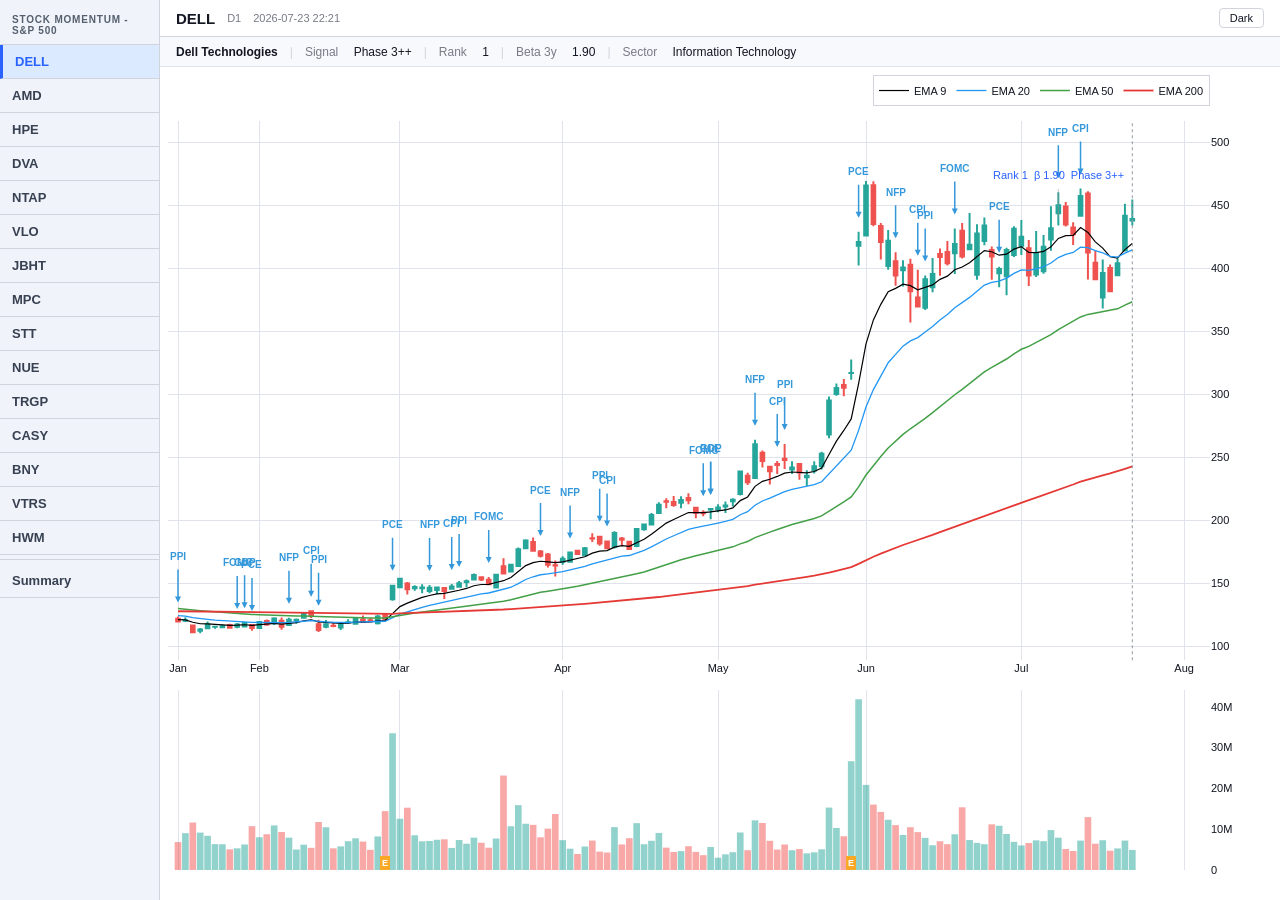
<file: screening/us-stock-momentum-sp500.html>
<!DOCTYPE html>
<html lang="en">
<head>
<meta charset="UTF-8">
<meta name="viewport" content="width=device-width, initial-scale=1.0">
<title>Stock Momentum - S&P 500 – 2026-07-23</title>
<script src="https://cdn.plot.ly/plotly-2.32.0.min.js" charset="utf-8"></script>
<style>
  *, *::before, *::after { box-sizing: border-box; margin: 0; padding: 0; }
  body { background: #f0f3fa; color: #131722; font-family: -apple-system, BlinkMacSystemFont, 'Segoe UI', Roboto, sans-serif; display: flex; height: 100vh; overflow: hidden; }
  #sidebar { width: 160px; background: #f0f3fa; border-right: 1px solid #d1d4dc; display: flex; flex-direction: column; overflow-y: auto; flex-shrink: 0; order: 1; }
  #sidebar h2 { font-size: 10px; text-transform: uppercase; letter-spacing: .08em; color: #555f6d; padding: 14px 12px 8px; border-bottom: 1px solid #d1d4dc; }
  .tbtn { display: block; width: 100%; padding: 9px 12px; font-size: 13px; font-weight: 600; text-align: left; background: transparent; color: #374151; border: none; border-bottom: 1px solid #d1d4dc; cursor: pointer; transition: background .1s; }
  .tbtn:hover { background: #e8eeff; }
  .tbtn.active { background: #dbeafe; color: #2962ff; border-left: 3px solid #2962ff; }
  #main { flex: 1; display: flex; flex-direction: column; min-width: 0; order: 2; }
  #hdr { padding: 8px 16px; font-size: 15px; font-weight: 700; border-bottom: 1px solid #d1d4dc; background: #ffffff; display: flex; align-items: center; gap: 12px; }
  #hdr .sub { font-size: 11px; font-weight: 400; color: #787b86; }
  #chart { flex: 1; background: #ffffff; }
  #info-bar { padding: 5px 16px; background: #f8f9fd; border-bottom: 1px solid #e0e3eb; font-size: 12px; display: flex; align-items: center; flex-wrap: wrap; gap: 4px 12px; min-height: 30px; }
  .ib-name { font-weight: 600; color: #131722; }
  .ib-sep { color: #d1d4dc; user-select: none; }
  .ib-lbl { color: #787b86; }
  .ib-val { color: #131722; font-weight: 500; }
  .ib-pos { color: #26a69a; font-weight: 600; }
  .ib-neg { color: #ef5350; font-weight: 600; }
  .ib-badge { background: #2962ff; color: #fff; font-size: 10px; font-weight: 700; padding: 1px 5px; border-radius: 3px; }
  .ib-badge-e { background: #f9a825; color: #131722; }
  #summary-panel { flex: 1; display: none; background: #ffffff; padding: 20px 24px; overflow-y: auto; font-family: 'Consolas','Monaco','Courier New',monospace; font-size: 12px; line-height: 1.7; color: #131722; white-space: pre; }
  .tbtn-sep { height: 1px; background: #d1d4dc; margin: 4px 0; }
  body.dark { background: #131722; color: #d1d4dc; }
  body.dark #sidebar { background: #1e222d; border-right-color: #2a2e39; }
  body.dark #sidebar h2 { color: #787b86; border-bottom-color: #2a2e39; }
  body.dark .tbtn { color: #d1d4dc; border-bottom-color: #2a2e39; }
  body.dark .tbtn:hover { background: #2a2e39; }
  body.dark .tbtn.active { background: #1f2d5c; color: #5b9cf6; }
  body.dark .tbtn-sep { background: #434651; }
  body.dark #hdr { background: #1e222d; border-bottom-color: #2a2e39; }
  body.dark #hdr .sub { color: #787b86; }
  body.dark #chart, body.dark #summary-panel { background: #131722; }
  body.dark #info-bar { background: #1e222d; border-bottom-color: #2a2e39; }
  body.dark .ib-name, body.dark .ib-val { color: #d1d4dc; }
  body.dark .ib-sep { color: #434651; }
  body.dark #summary-panel { color: #d1d4dc; }
  #theme-btn { margin-left: auto; padding: 3px 10px; font-size: 11px; border: 1px solid #d1d4dc; border-radius: 4px; background: transparent; cursor: pointer; color: inherit; }
  body.dark #theme-btn { border-color: #434651; }
</style>
</head>
<body>
<div id="sidebar">
  <h2>Stock Momentum - S&P 500</h2>
</div>
<div id="main">
  <div id="hdr">
    <span id="chart-label">–</span>
    <span class="sub">D1</span>
    <span class="sub">2026-07-23 22:21</span>
    <button id="theme-btn" onclick="toggleTheme()">Dark</button>
  </div>
  <div id="info-bar"></div>
  <div id="chart"></div>
  <div id="summary-panel"></div>
</div>
<script>
const DATA = {"DELL": {"dates": ["2026-01-15", "2026-01-16", "2026-01-20", "2026-01-21", "2026-01-22", "2026-01-23", "2026-01-26", "2026-01-27", "2026-01-28", "2026-01-29", "2026-01-30", "2026-02-02", "2026-02-03", "2026-02-04", "2026-02-05", "2026-02-06", "2026-02-09", "2026-02-10", "2026-02-11", "2026-02-12", "2026-02-13", "2026-02-17", "2026-02-18", "2026-02-19", "2026-02-20", "2026-02-23", "2026-02-24", "2026-02-25", "2026-02-26", "2026-02-27", "2026-03-02", "2026-03-03", "2026-03-04", "2026-03-05", "2026-03-06", "2026-03-09", "2026-03-10", "2026-03-11", "2026-03-12", "2026-03-13", "2026-03-16", "2026-03-17", "2026-03-18", "2026-03-19", "2026-03-20", "2026-03-23", "2026-03-24", "2026-03-25", "2026-03-26", "2026-03-27", "2026-03-30", "2026-03-31", "2026-04-01", "2026-04-02", "2026-04-06", "2026-04-07", "2026-04-08", "2026-04-09", "2026-04-10", "2026-04-13", "2026-04-14", "2026-04-15", "2026-04-16", "2026-04-17", "2026-04-20", "2026-04-21", "2026-04-22", "2026-04-23", "2026-04-24", "2026-04-27", "2026-04-28", "2026-04-29", "2026-04-30", "2026-05-01", "2026-05-04", "2026-05-05", "2026-05-06", "2026-05-07", "2026-05-08", "2026-05-11", "2026-05-12", "2026-05-13", "2026-05-14", "2026-05-15", "2026-05-18", "2026-05-19", "2026-05-20", "2026-05-21", "2026-05-22", "2026-05-26", "2026-05-27", "2026-05-28", "2026-05-29", "2026-06-01", "2026-06-02", "2026-06-03", "2026-06-04", "2026-06-05", "2026-06-08", "2026-06-09", "2026-06-10", "2026-06-11", "2026-06-12", "2026-06-15", "2026-06-16", "2026-06-17", "2026-06-18", "2026-06-22", "2026-06-23", "2026-06-24", "2026-06-25", "2026-06-26", "2026-06-29", "2026-06-30", "2026-07-01", "2026-07-02", "2026-07-06", "2026-07-07", "2026-07-08", "2026-07-09", "2026-07-10", "2026-07-13", "2026-07-14", "2026-07-15", "2026-07-16", "2026-07-17", "2026-07-20", "2026-07-21", "2026-07-22", "2026-07-23", "2026-07-24", "2026-07-27", "2026-07-28", "2026-07-29", "2026-07-30", "2026-07-31", "2026-08-03", "2026-08-04", "2026-08-05", "2026-08-06"], "open": [121.81, 120.21, 116.51, 112.33, 114.23, 115.42, 115.01, 116.78, 115.4, 115.67, 116.82, 114.54, 119.98, 118.16, 120.25, 116.9, 120.3, 122.55, 127.69, 117.5, 115.47, 116.25, 114.85, 118.96, 117.76, 121.26, 120.5, 118.12, 125.1, 137.37, 146.76, 149.73, 146.0, 146.0, 143.83, 144.6, 146.29, 145.66, 147.15, 151.0, 153.05, 154.75, 152.71, 146.59, 163.5, 159.24, 163.62, 177.76, 182.71, 175.13, 172.77, 164.29, 166.98, 166.99, 175.83, 172.24, 185.76, 186.97, 183.23, 179.0, 185.55, 182.94, 179.57, 192.83, 196.55, 205.85, 215.01, 214.49, 213.99, 217.78, 209.97, 206.06, 208.5, 208.53, 210.85, 215.02, 220.8, 235.26, 233.59, 253.6, 242.51, 244.6, 248.85, 240.41, 244.6, 234.25, 239.47, 242.96, 268.1, 300.25, 307.48, 317.03, 418.0, 426.15, 466.11, 433.79, 401.87, 405.77, 398.58, 402.92, 376.92, 368.68, 385.0, 411.4, 413.14, 412.0, 429.88, 415.19, 395.0, 421.77, 414.54, 396.25, 393.82, 410.64, 418.0, 416.08, 395.19, 397.75, 422.88, 443.83, 449.11, 432.45, 441.9, 459.45, 404.49, 376.85, 400.29, 394.5, 414.34, 438.0, null, null, null, null, null, null, null, null, null, null], "high": [123.65, 122.99, 117.05, 114.42, 119.59, 115.99, 117.29, 117.84, 118.5, 119.1, 116.9, 119.3, 121.2, 123.04, 122.72, 122.57, 122.0, 126.63, 128.06, 120.92, 120.83, 119.05, 117.46, 121.44, 122.66, 124.32, 122.64, 124.95, 126.0, 148.86, 153.72, 150.94, 148.33, 149.16, 148.66, 146.7, 146.89, 149.47, 151.85, 152.95, 157.8, 155.02, 155.02, 157.07, 169.9, 165.42, 178.31, 184.86, 186.39, 176.29, 174.0, 167.99, 171.33, 174.37, 176.5, 178.84, 189.75, 187.8, 184.0, 191.37, 186.79, 182.99, 193.8, 197.34, 205.78, 214.33, 217.39, 219.26, 219.0, 221.5, 210.51, 207.93, 209.15, 212.77, 214.98, 217.4, 239.45, 237.75, 263.99, 255.45, 242.51, 247.0, 260.54, 246.86, 244.95, 239.75, 246.93, 254.38, 298.32, 308.64, 312.14, 327.73, 429.15, 469.47, 469.19, 436.0, 430.5, 412.9, 406.5, 407.74, 398.99, 394.31, 408.38, 415.91, 421.82, 431.76, 436.0, 444.0, 434.99, 440.38, 417.32, 401.31, 416.44, 433.5, 438.52, 422.55, 429.74, 426.56, 449.45, 460.5, 452.8, 436.7, 463.48, 461.2, 413.83, 407.15, 403.2, 407.98, 451.36, 454.77, null, null, null, null, null, null, null, null, null, null], "low": [119.48, 119.22, 110.84, 110.22, 113.98, 113.76, 115.01, 114.48, 114.22, 115.31, 112.26, 114.39, 116.2, 116.82, 113.05, 116.5, 117.86, 122.45, 122.29, 111.2, 114.22, 114.97, 112.86, 117.61, 117.6, 118.87, 119.0, 117.2, 120.31, 136.11, 146.0, 141.02, 144.05, 142.05, 142.12, 141.36, 137.5, 145.15, 147.09, 146.82, 152.68, 151.8, 148.93, 146.57, 157.67, 158.63, 163.37, 177.62, 175.55, 170.35, 162.48, 155.37, 164.76, 166.5, 172.79, 172.22, 182.67, 179.69, 177.04, 177.5, 180.1, 177.0, 178.5, 191.75, 196.54, 205.35, 209.5, 210.68, 209.5, 212.76, 201.56, 203.25, 200.84, 206.44, 205.7, 210.94, 219.6, 228.0, 233.59, 242.0, 228.5, 236.8, 240.81, 236.79, 232.2, 227.27, 237.19, 240.27, 265.21, 298.97, 298.57, 311.52, 402.27, 426.15, 433.43, 407.0, 399.0, 386.28, 385.61, 357.07, 369.66, 366.96, 381.11, 394.1, 402.25, 395.5, 407.88, 414.48, 391.0, 418.34, 391.05, 385.13, 378.66, 409.0, 410.76, 386.01, 393.25, 395.82, 414.0, 434.15, 433.24, 418.53, 441.51, 391.12, 391.16, 368.15, 381.05, 393.94, 413.77, 434.1, null, null, null, null, null, null, null, null, null, null], "close": [119.66, 120.53, 111.07, 113.26, 117.17, 115.43, 115.93, 114.66, 117.32, 118.49, 114.44, 119.16, 117.15, 122.04, 115.39, 121.05, 120.91, 126.01, 124.16, 112.82, 117.49, 116.09, 116.78, 119.06, 122.27, 119.14, 119.78, 123.48, 121.45, 148.08, 153.55, 145.18, 147.1, 146.52, 146.48, 146.51, 143.8, 147.37, 149.91, 151.62, 156.54, 153.01, 149.21, 156.76, 157.67, 164.59, 176.91, 184.01, 175.82, 171.81, 164.66, 164.13, 169.38, 174.37, 173.18, 177.69, 185.47, 181.46, 177.8, 189.79, 184.51, 177.28, 193.09, 196.55, 204.24, 212.36, 214.65, 212.14, 216.09, 215.97, 205.93, 205.66, 208.95, 210.17, 211.64, 216.32, 238.8, 230.27, 260.46, 247.04, 238.94, 243.87, 247.89, 241.99, 238.03, 235.26, 242.93, 252.8, 295.19, 305.08, 305.32, 317.05, 420.91, 465.96, 435.31, 421.08, 422.05, 394.39, 400.77, 381.78, 369.83, 391.45, 395.57, 409.07, 404.08, 419.32, 409.5, 418.71, 427.78, 434.06, 409.45, 399.49, 414.61, 431.46, 425.25, 394.32, 411.8, 417.28, 431.97, 450.22, 434.97, 427.11, 457.54, 412.68, 391.38, 396.34, 381.88, 404.15, 441.8, 439.34, null, null, null, null, null, null, null, null, null, null], "volume": [6834000, 9023300, 11625700, 9162300, 8372200, 6342800, 6309400, 5058300, 5300400, 6246400, 10734700, 8019700, 8764600, 10914500, 9298400, 7918000, 5016800, 6194100, 5431200, 11756600, 10480400, 5303700, 5783400, 7042300, 7763500, 6962300, 4937700, 8220000, 14418100, 33475600, 12554200, 15258200, 8505500, 7027600, 7100400, 7400600, 7518700, 5405700, 7340900, 6441100, 7923400, 6675800, 5460700, 7715300, 23135900, 10721300, 15886500, 11330800, 11061300, 8011500, 10135300, 13713700, 7311100, 5217100, 3925400, 5753000, 7212000, 4500900, 4279700, 10506700, 6256400, 7793300, 11474700, 6311200, 7155800, 9078200, 5482100, 4421500, 4621400, 5821000, 4437700, 3635700, 5635800, 3010600, 3842400, 4360800, 9187200, 4848300, 12168100, 11517000, 7150800, 5008500, 6241900, 4833100, 5132600, 4082700, 4332900, 5075000, 15291500, 10305700, 8262400, 26611300, 41833000, 20849200, 16018500, 14231100, 12297400, 10990300, 8569700, 10471800, 9281200, 7869800, 6059100, 7036600, 6326500, 8754000, 15360600, 7336900, 6643900, 6317200, 11179200, 10833000, 8818500, 6903800, 6027600, 6611600, 7260400, 7050100, 9774300, 7928000, 5146800, 4661700, 7198300, 12957600, 6441800, 7290800, 4725800, 5277300, 7215000, 4909590, null, null, null, null, null, null, null, null, null, null], "ema9": [121.0531, 120.9485, 118.9728, 117.8302, 117.6982, 117.2446, 116.9816, 116.5173, 116.6779, 117.0403, 116.5202, 117.0482, 117.0685, 118.0628, 117.5283, 118.2326, 118.7681, 120.2165, 121.0052, 119.3681, 118.9925, 118.412, 118.0856, 118.2805, 119.0784, 119.0907, 119.2286, 120.0789, 120.3531, 125.8985, 131.4288, 134.179, 136.7632, 138.7146, 140.2677, 141.5161, 141.9729, 143.0523, 144.4239, 145.8631, 147.9985, 149.0008, 149.0426, 150.5861, 152.0029, 154.5203, 158.9982, 164.0006, 166.3645, 167.4536, 166.8949, 166.3419, 166.9495, 168.4336, 169.3829, 171.0443, 173.9294, 175.4356, 175.9084, 178.6848, 179.8498, 179.3358, 182.0867, 184.9793, 188.8315, 193.5372, 197.7597, 200.6358, 203.7266, 206.1753, 206.1262, 206.033, 206.6164, 207.3271, 208.1897, 209.8158, 215.6126, 218.5441, 226.9273, 230.9498, 232.5478, 234.8123, 237.4278, 238.3403, 238.2782, 237.6746, 238.7257, 241.5405, 252.2704, 262.8323, 271.3299, 280.4739, 308.5611, 340.0409, 359.0947, 371.4918, 381.6034, 384.1607, 387.4826, 386.3421, 383.0397, 384.7217, 386.8914, 391.3271, 393.8777, 398.9661, 401.0729, 404.6003, 409.2363, 414.201, 413.2508, 410.4986, 411.3209, 415.3487, 417.329, 412.7272, 412.5417, 413.4894, 417.1855, 423.7924, 426.0279, 426.2443, 432.5035, 428.5388, 421.107, 416.1536, 409.2989, 408.2691, 414.9753, 419.8482, null, null, null, null, null, null, null, null, null, null], "ema20": [124.2101, 123.8596, 122.6416, 121.7481, 121.3121, 120.7519, 120.2926, 119.7562, 119.5242, 119.4257, 118.9509, 118.9708, 118.7974, 119.1062, 118.7523, 118.9711, 119.1558, 119.8085, 120.223, 119.5179, 119.3248, 119.0167, 118.8037, 118.8281, 119.1559, 119.1544, 119.214, 119.6203, 119.7945, 122.4884, 125.4466, 127.326, 129.2092, 130.8579, 132.3457, 133.6947, 134.6571, 135.8678, 137.2052, 138.578, 140.2887, 141.5002, 142.2345, 143.6179, 144.9562, 146.8261, 149.6912, 152.9597, 155.1368, 156.7248, 157.4805, 158.1138, 159.1868, 160.6328, 161.8278, 163.3384, 165.4462, 166.9713, 168.0026, 170.0776, 171.4521, 172.0072, 174.0151, 176.1612, 178.8354, 182.0282, 185.1351, 187.707, 190.4101, 192.8444, 194.0906, 195.1925, 196.5027, 197.8044, 199.122, 200.7599, 204.3828, 206.8483, 211.9541, 215.2956, 217.5475, 220.0544, 222.7054, 224.542, 225.8266, 226.725, 228.2683, 230.6047, 236.7557, 243.2628, 249.173, 255.6374, 271.3777, 289.9093, 303.757, 314.9306, 325.1325, 331.7284, 338.3038, 342.4444, 345.0526, 349.4714, 353.8617, 359.1196, 363.4016, 368.7271, 372.6103, 377.0007, 381.8368, 386.8105, 388.9666, 389.9689, 392.3156, 396.0437, 398.8252, 398.3961, 399.6727, 401.3496, 404.2658, 408.6424, 411.1498, 412.6698, 416.9432, 416.5372, 414.1412, 412.4459, 409.5348, 409.022, 412.1437, 414.7338, null, null, null, null, null, null, null, null, null, null], "ema50": [129.84, 129.4749, 128.7531, 128.1456, 127.7151, 127.2334, 126.7901, 126.3144, 125.9617, 125.6687, 125.2283, 124.9904, 124.6829, 124.5793, 124.2189, 124.0946, 123.9697, 124.0498, 124.0541, 123.6135, 123.3734, 123.0878, 122.8404, 122.6921, 122.6756, 122.5369, 122.4288, 122.47, 122.43, 123.4359, 124.6169, 125.4233, 126.2733, 127.0673, 127.8286, 128.5612, 129.1588, 129.873, 130.6587, 131.4807, 132.4635, 133.2692, 133.8943, 134.791, 135.6882, 136.8216, 138.3937, 140.1826, 141.5802, 142.7656, 143.6242, 144.4284, 145.4069, 146.5427, 147.5873, 148.7678, 150.2071, 151.4327, 152.4667, 153.9304, 155.1296, 155.9982, 157.4528, 158.986, 160.7607, 162.7842, 164.8181, 166.6739, 168.6118, 170.469, 171.8596, 173.1851, 174.5876, 175.983, 177.3813, 178.9084, 181.257, 183.1791, 186.2097, 188.5952, 190.5695, 192.6598, 194.8257, 196.6752, 198.297, 199.7465, 201.44, 203.4541, 207.0516, 210.8958, 214.5988, 218.6164, 226.5495, 235.9382, 243.7567, 250.7105, 257.4297, 262.8007, 268.2113, 272.665, 276.4753, 280.9842, 285.4777, 290.3245, 294.7855, 299.6692, 303.9763, 308.4756, 313.1542, 317.8956, 321.486, 324.545, 328.0769, 332.1312, 335.7829, 338.0785, 340.9695, 343.9621, 347.4134, 351.445, 354.7205, 357.5593, 361.4801, 363.488, 364.5818, 365.8272, 366.4567, 367.9349, 370.8315, 373.5181, null, null, null, null, null, null, null, null, null, null], "ema200": [127.7608, 127.6888, 127.5235, 127.3815, 127.2799, 127.162, 127.0503, 126.927, 126.8314, 126.7484, 126.6259, 126.5516, 126.4581, 126.4141, 126.3044, 126.2521, 126.199, 126.1971, 126.1768, 126.0439, 125.9588, 125.8606, 125.7703, 125.7035, 125.6693, 125.6044, 125.5464, 125.5258, 125.4853, 125.7101, 125.9871, 126.1781, 126.3863, 126.5866, 126.7846, 126.9808, 127.1482, 127.3494, 127.5739, 127.8131, 128.099, 128.3469, 128.5545, 128.8351, 129.122, 129.4749, 129.9469, 130.4849, 130.936, 131.3427, 131.6742, 131.9971, 132.3691, 132.787, 133.1889, 133.6317, 134.1475, 134.6183, 135.048, 135.5927, 136.0794, 136.4894, 137.0526, 137.6446, 138.3072, 139.0441, 139.7964, 140.5162, 141.2682, 142.0115, 142.6475, 143.2745, 143.928, 144.5871, 145.2543, 145.9614, 146.8852, 147.7149, 148.8367, 149.8139, 150.7007, 151.6277, 152.5856, 153.4752, 154.3165, 155.1219, 155.9956, 156.9589, 158.3343, 159.7944, 161.2425, 162.7928, 165.3611, 168.3521, 171.0084, 173.4967, 175.9699, 178.1432, 180.3584, 182.3626, 184.228, 186.2899, 188.3723, 190.5683, 192.6927, 194.9477, 197.0826, 199.2878, 201.5614, 203.8748, 205.9203, 207.8464, 209.9038, 212.1083, 214.2291, 216.0211, 217.9691, 219.9523, 222.0619, 224.3322, 226.4281, 228.4249, 230.7046, 232.5153, 234.0961, 235.7105, 237.1649, 238.8264, 240.8461, 242.8211, null, null, null, null, null, null, null, null, null, null], "earnings": ["2026-05-28", "2026-02-26"], "macro_marks": [{"index": 0, "type": "PPI"}, {"index": 8, "type": "FOMC"}, {"index": 9, "type": "GDP"}, {"index": 10, "type": "PCE"}, {"index": 15, "type": "NFP"}, {"index": 18, "type": "CPI"}, {"index": 19, "type": "PPI"}, {"index": 29, "type": "PCE"}, {"index": 34, "type": "NFP"}, {"index": 37, "type": "CPI"}, {"index": 38, "type": "PPI"}, {"index": 42, "type": "FOMC"}, {"index": 49, "type": "PCE"}, {"index": 53, "type": "NFP"}, {"index": 57, "type": "PPI"}, {"index": 58, "type": "CPI"}, {"index": 71, "type": "FOMC"}, {"index": 72, "type": "GDP"}, {"index": 72, "type": "PCE"}, {"index": 78, "type": "NFP"}, {"index": 81, "type": "CPI"}, {"index": 82, "type": "PPI"}, {"index": 92, "type": "PCE"}, {"index": 97, "type": "NFP"}, {"index": 100, "type": "CPI"}, {"index": 101, "type": "PPI"}, {"index": 105, "type": "FOMC"}, {"index": 111, "type": "PCE"}, {"index": 119, "type": "NFP"}, {"index": 122, "type": "CPI"}], "n_future": 10, "meta": {"name": "Dell Technologies", "sector": "Information Technology", "signal": "Phase 3++", "rank": 1, "beta": 1.8970965}}, "AMD": {"dates": ["2026-01-15", "2026-01-16", "2026-01-20", "2026-01-21", "2026-01-22", "2026-01-23", "2026-01-26", "2026-01-27", "2026-01-28", "2026-01-29", "2026-01-30", "2026-02-02", "2026-02-03", "2026-02-04", "2026-02-05", "2026-02-06", "2026-02-09", "2026-02-10", "2026-02-11", "2026-02-12", "2026-02-13", "2026-02-17", "2026-02-18", "2026-02-19", "2026-02-20", "2026-02-23", "2026-02-24", "2026-02-25", "2026-02-26", "2026-02-27", "2026-03-02", "2026-03-03", "2026-03-04", "2026-03-05", "2026-03-06", "2026-03-09", "2026-03-10", "2026-03-11", "2026-03-12", "2026-03-13", "2026-03-16", "2026-03-17", "2026-03-18", "2026-03-19", "2026-03-20", "2026-03-23", "2026-03-24", "2026-03-25", "2026-03-26", "2026-03-27", "2026-03-30", "2026-03-31", "2026-04-01", "2026-04-02", "2026-04-06", "2026-04-07", "2026-04-08", "2026-04-09", "2026-04-10", "2026-04-13", "2026-04-14", "2026-04-15", "2026-04-16", "2026-04-17", "2026-04-20", "2026-04-21", "2026-04-22", "2026-04-23", "2026-04-24", "2026-04-27", "2026-04-28", "2026-04-29", "2026-04-30", "2026-05-01", "2026-05-04", "2026-05-05", "2026-05-06", "2026-05-07", "2026-05-08", "2026-05-11", "2026-05-12", "2026-05-13", "2026-05-14", "2026-05-15", "2026-05-18", "2026-05-19", "2026-05-20", "2026-05-21", "2026-05-22", "2026-05-26", "2026-05-27", "2026-05-28", "2026-05-29", "2026-06-01", "2026-06-02", "2026-06-03", "2026-06-04", "2026-06-05", "2026-06-08", "2026-06-09", "2026-06-10", "2026-06-11", "2026-06-12", "2026-06-15", "2026-06-16", "2026-06-17", "2026-06-18", "2026-06-22", "2026-06-23", "2026-06-24", "2026-06-25", "2026-06-26", "2026-06-29", "2026-06-30", "2026-07-01", "2026-07-02", "2026-07-06", "2026-07-07", "2026-07-08", "2026-07-09", "2026-07-10", "2026-07-13", "2026-07-14", "2026-07-15", "2026-07-16", "2026-07-17", "2026-07-20", "2026-07-21", "2026-07-22", "2026-07-23", "2026-07-24", "2026-07-27", "2026-07-28", "2026-07-29", "2026-07-30", "2026-07-31", "2026-08-03", "2026-08-04", "2026-08-05", "2026-08-06"], "open": [227.9, 234.3, 226.08, 235.99, 251.75, 261.18, 256.75, 252.16, 254.13, 254.66, 236.93, 235.77, 251.55, 215.0, 201.86, 197.13, 206.9, 215.14, 217.88, 215.83, 204.02, 202.15, 198.41, 200.11, 200.12, 198.09, 211.63, 214.82, 208.8, 200.11, 193.85, 191.46, 192.12, 197.77, 195.27, 189.36, 202.51, 205.11, 202.83, 198.11, 194.98, 196.68, 196.0, 195.03, 204.89, 206.4, 201.39, 211.51, 217.98, 201.77, 204.95, 198.05, 207.59, 204.05, 219.28, 218.26, 232.12, 233.01, 239.0, 245.03, 249.79, 254.96, 264.99, 281.0, 280.6, 277.33, 291.22, 302.01, 336.76, 346.32, 311.86, 326.58, 341.36, 351.87, 360.31, 351.51, 409.49, 417.07, 418.59, 460.55, 449.25, 457.04, 440.6, 433.34, 429.5, 412.6, 428.04, 441.99, 469.84, 484.74, 508.0, 499.0, 520.8, 500.16, 506.3, 533.75, 514.75, 499.53, 485.0, 502.75, 467.97, 461.6, 499.69, 535.75, 546.89, 529.66, 531.58, 545.5, 509.08, 520.82, 543.93, 519.8, 522.84, 545.57, 557.53, 538.16, 535.35, 515.91, 504.81, 537.27, 544.01, 537.5, 567.22, 556.02, 509.33, 476.88, 517.0, 526.0, 526.88, 544.74, null, null, null, null, null, null, null, null, null, null], "high": [238.35, 234.49, 239.5, 252.9, 256.08, 266.96, 258.29, 255.55, 257.4, 260.53, 245.24, 249.97, 252.65, 218.58, 204.04, 209.27, 217.6, 219.39, 219.65, 218.46, 210.05, 205.3, 203.2, 204.1, 204.87, 199.38, 216.71, 216.7, 209.79, 201.89, 198.74, 193.64, 202.44, 203.79, 200.24, 202.97, 206.59, 209.21, 203.62, 199.68, 200.17, 199.21, 202.86, 205.88, 206.3, 209.11, 206.43, 221.33, 221.0, 203.27, 208.43, 204.0, 213.83, 217.78, 226.31, 222.1, 234.0, 237.1, 249.58, 247.33, 255.46, 258.18, 279.34, 281.05, 287.61, 286.2, 304.25, 310.22, 352.99, 349.21, 327.5, 340.17, 354.96, 362.79, 361.85, 359.57, 430.6, 421.71, 456.29, 469.22, 458.8, 459.5, 453.31, 439.0, 438.8, 428.75, 449.39, 451.2, 481.41, 506.96, 510.21, 527.2, 522.0, 517.5, 522.49, 546.44, 532.19, 505.62, 494.97, 505.0, 477.45, 490.46, 521.71, 558.37, 548.95, 532.5, 539.69, 562.99, 528.49, 524.96, 550.88, 525.11, 542.19, 584.73, 564.09, 547.65, 572.5, 524.97, 522.98, 559.5, 560.25, 551.87, 574.2, 558.89, 518.74, 505.88, 522.44, 548.14, 561.47, 556.49, null, null, null, null, null, null, null, null, null, null], "low": [227.22, 228.86, 225.41, 235.78, 246.63, 256.25, 250.3, 247.96, 250.21, 240.91, 234.55, 235.0, 237.04, 199.15, 190.72, 196.43, 204.15, 213.13, 209.21, 205.14, 203.88, 194.83, 195.0, 198.29, 198.56, 194.15, 206.5, 210.33, 201.46, 197.74, 190.0, 188.22, 189.86, 194.88, 191.25, 189.02, 202.2, 203.63, 196.67, 192.27, 194.8, 195.26, 195.75, 192.83, 198.26, 201.71, 200.13, 211.51, 203.43, 197.69, 192.87, 196.41, 205.84, 200.62, 217.73, 215.38, 227.09, 230.91, 238.96, 242.03, 245.7, 251.85, 261.51, 274.14, 272.0, 276.62, 286.14, 299.76, 334.54, 328.81, 310.0, 318.86, 332.6, 349.25, 338.7, 344.88, 402.04, 401.08, 418.29, 450.88, 426.11, 432.65, 435.68, 423.36, 410.71, 393.36, 426.05, 431.6, 461.71, 480.23, 486.66, 493.52, 503.43, 486.8, 501.22, 524.3, 499.87, 463.95, 477.71, 437.23, 448.33, 458.02, 494.0, 530.5, 507.25, 507.3, 526.32, 535.71, 506.81, 503.5, 507.0, 502.61, 495.35, 545.57, 538.74, 506.0, 527.0, 503.11, 498.15, 535.2, 540.05, 526.92, 546.77, 509.57, 491.8, 460.21, 502.36, 522.6, 526.6, 525.0, null, null, null, null, null, null, null, null, null, null], "close": [227.92, 231.83, 231.92, 249.8, 253.73, 259.68, 251.31, 252.03, 252.74, 252.18, 236.73, 246.27, 242.11, 200.19, 192.5, 208.44, 216.0, 213.57, 213.58, 205.94, 207.32, 203.08, 200.12, 203.37, 200.15, 196.6, 213.84, 210.86, 203.68, 200.21, 198.62, 190.95, 202.07, 199.45, 192.43, 202.68, 203.23, 204.83, 197.74, 193.39, 196.58, 196.31, 199.46, 205.27, 201.33, 202.68, 205.37, 220.27, 203.77, 201.99, 196.04, 203.43, 210.21, 217.5, 220.18, 221.53, 231.82, 236.64, 245.04, 246.83, 255.07, 258.12, 278.26, 278.39, 274.95, 284.49, 303.46, 305.33, 347.81, 334.63, 323.21, 337.11, 354.49, 360.54, 341.54, 355.26, 421.39, 408.46, 455.19, 458.79, 448.29, 445.5, 449.7, 424.1, 420.99, 414.05, 447.58, 449.59, 467.51, 503.89, 495.54, 518.09, 516.1, 510.13, 521.54, 542.52, 523.2, 466.38, 490.33, 475.51, 452.4, 488.45, 511.57, 547.26, 507.29, 512.48, 537.37, 551.63, 519.85, 519.74, 532.57, 521.58, 539.49, 580.91, 540.88, 517.82, 552.05, 516.11, 517.41, 546.72, 557.89, 534.39, 548.13, 529.14, 500.94, 495.76, 503.57, 544.43, 552.33, 539.69, null, null, null, null, null, null, null, null, null, null], "volume": [55270200, 42545600, 44327700, 62385600, 37945000, 47525900, 30672500, 25691600, 27061200, 31685200, 40035700, 36308100, 53097100, 107173300, 62196400, 54504500, 38810800, 25326700, 33384700, 32181000, 26123900, 33712100, 35664100, 25842300, 36317300, 28187900, 81367000, 44588100, 35020500, 31312400, 34120200, 37785700, 40912600, 36000700, 33913800, 38877200, 29139200, 23076400, 28886900, 27561900, 30285200, 22779700, 28569100, 32245300, 37265100, 31857800, 27258800, 48518300, 49213000, 29206600, 41053300, 42318700, 40835800, 38463500, 30786400, 26483000, 35496400, 27126200, 36477200, 22781800, 25733200, 24695200, 64850800, 35519900, 34833900, 38950900, 49054200, 45619700, 81616700, 50585300, 43002500, 44704400, 42115300, 34279200, 42000200, 64235100, 87732200, 44885500, 58134900, 46085400, 39140100, 30423400, 26113600, 29131600, 28432100, 38756900, 36137500, 27252000, 34758600, 38473800, 27589300, 31438500, 30803200, 33309200, 24293200, 29411100, 29110000, 46900600, 25158800, 37799800, 27777400, 30463100, 31553100, 33482400, 28411700, 27085300, 43805600, 25983200, 30196800, 26548300, 27031300, 52705100, 26671000, 34488500, 28326800, 28142500, 30684200, 29166800, 23768500, 26900800, 20704500, 22957400, 21201400, 27826200, 27093700, 32115900, 23440700, 29045100, 24776700, 25126868, null, null, null, null, null, null, null, null, null, null], "ema9": [217.3585, 220.2528, 222.5862, 228.029, 233.1692, 238.4713, 241.0391, 243.2373, 245.1378, 246.5462, 244.583, 244.9204, 244.3583, 235.5247, 226.9197, 223.2238, 221.779, 220.1372, 218.8258, 216.2486, 214.4629, 212.1863, 209.7731, 208.4924, 206.824, 204.7792, 206.5913, 207.4451, 206.692, 205.3956, 204.0405, 201.4224, 201.5519, 201.1315, 199.3912, 200.049, 200.6852, 201.5141, 200.7593, 199.2855, 198.7444, 198.2575, 198.498, 199.8524, 200.1479, 200.6543, 201.5975, 205.332, 205.0196, 204.4137, 202.7389, 202.8771, 204.3437, 206.975, 209.616, 211.9988, 215.963, 220.0984, 225.0867, 229.4354, 234.5623, 239.2738, 247.0711, 253.3349, 257.6579, 263.0243, 271.1115, 277.9552, 291.9261, 300.4669, 305.0155, 311.4344, 320.0455, 328.1444, 330.8235, 335.7108, 352.8467, 363.9693, 382.2135, 397.5288, 407.681, 415.2448, 422.1359, 422.5287, 422.2209, 420.5868, 425.9854, 430.7063, 438.0671, 451.2316, 460.0933, 471.6927, 480.5741, 486.4853, 493.4962, 503.301, 507.2808, 499.1006, 497.3465, 492.9792, 484.8634, 485.5807, 490.7786, 502.0748, 503.1179, 504.9903, 511.4662, 519.499, 519.5692, 519.6033, 522.1967, 522.0733, 525.5567, 536.6273, 537.4779, 533.5463, 537.247, 533.0196, 529.8977, 533.2622, 538.1877, 537.4282, 539.5685, 537.4828, 530.1743, 523.2914, 519.3471, 524.3637, 529.957, 531.9036, null, null, null, null, null, null, null, null, null, null], "ema20": [215.908, 217.4244, 218.8049, 221.7568, 224.8019, 228.1236, 230.3318, 232.3983, 234.3356, 236.0351, 236.1013, 237.0697, 237.5497, 233.9917, 230.0401, 227.9829, 226.8417, 225.5777, 224.4351, 222.6737, 221.2114, 219.4846, 217.6404, 216.2813, 214.745, 213.0169, 213.0953, 212.8824, 212.006, 210.8825, 209.7147, 207.9276, 207.3697, 206.6154, 205.2644, 205.0183, 204.848, 204.8463, 204.1695, 203.1429, 202.5178, 201.9266, 201.6917, 202.0325, 201.9656, 202.0336, 202.3514, 204.0579, 204.0305, 203.8362, 203.0937, 203.1257, 203.8004, 205.1051, 206.5408, 207.9684, 210.2399, 212.7542, 215.8291, 218.7815, 222.2376, 225.655, 230.665, 235.2102, 238.9949, 243.3278, 249.0547, 254.4142, 263.3091, 270.1015, 275.1595, 281.0595, 288.0529, 294.9564, 299.393, 304.7136, 315.8257, 324.648, 337.0806, 348.6719, 358.1594, 366.4775, 374.4035, 379.1365, 383.1225, 386.068, 391.9263, 397.4181, 404.0935, 413.5979, 421.4019, 430.6103, 438.7522, 445.5501, 452.7872, 461.3332, 467.2253, 467.1448, 469.3529, 469.9393, 468.2689, 470.1909, 474.1318, 481.0963, 483.591, 486.3423, 491.2021, 496.9571, 499.1374, 501.0996, 504.0967, 505.7618, 508.974, 515.8251, 518.2113, 518.174, 521.4003, 520.8964, 520.5644, 523.0554, 526.373, 527.1365, 529.1359, 529.1363, 526.4509, 523.528, 521.6272, 523.7989, 526.5162, 527.7708, null, null, null, null, null, null, null, null, null, null], "ema50": [215.6444, 216.2791, 216.8925, 218.183, 219.577, 221.1496, 222.3324, 223.497, 224.6438, 225.7236, 226.1553, 226.9441, 227.5388, 226.4663, 225.1343, 224.4796, 224.1471, 223.7323, 223.3342, 222.652, 222.0508, 221.3068, 220.476, 219.8052, 219.0344, 218.1546, 217.9854, 217.706, 217.1559, 216.4914, 215.7905, 214.8164, 214.3165, 213.7335, 212.8981, 212.4974, 212.134, 211.8475, 211.2943, 210.5922, 210.0427, 209.5041, 209.1103, 208.9597, 208.6605, 208.4259, 208.3061, 208.7753, 208.579, 208.3206, 207.839, 207.6661, 207.7659, 208.1476, 208.6194, 209.1257, 210.0157, 211.0598, 212.3924, 213.7429, 215.3635, 217.0402, 219.441, 221.7527, 223.8389, 226.2174, 229.2465, 232.2302, 236.7627, 240.6007, 243.8402, 247.4979, 251.6936, 255.9621, 259.3181, 263.0805, 269.2888, 274.7465, 281.8227, 288.7626, 295.0185, 300.9198, 306.7543, 311.3561, 315.6555, 319.5141, 324.5363, 329.4403, 334.8548, 341.4837, 347.5251, 354.2139, 360.5624, 366.4278, 372.5106, 379.1776, 384.8256, 388.0238, 392.0358, 395.3093, 397.5481, 401.1129, 405.4446, 411.006, 414.7818, 418.6131, 423.2702, 428.304, 431.894, 435.3389, 439.1519, 442.3844, 446.1925, 451.4755, 454.9816, 457.4458, 461.1558, 463.3108, 465.4324, 468.6201, 472.1209, 474.5628, 477.4478, 479.475, 480.3167, 480.9224, 481.8105, 484.2662, 486.9353, 489.0041, null, null, null, null, null, null, null, null, null, null], "ema200": [183.1179, 183.6026, 184.0834, 184.7373, 185.4238, 186.1626, 186.8109, 187.4598, 188.1094, 188.7469, 189.2243, 189.792, 190.3125, 190.4108, 190.4316, 190.6108, 190.8634, 191.0894, 191.3132, 191.4587, 191.6165, 191.7306, 191.8141, 191.929, 192.0108, 192.0565, 192.2733, 192.4582, 192.5699, 192.6459, 192.7053, 192.6879, 192.7812, 192.8476, 192.8434, 192.9413, 193.0437, 193.1609, 193.2065, 193.2083, 193.2419, 193.2724, 193.334, 193.4527, 193.5311, 193.6222, 193.7391, 194.003, 194.1002, 194.1787, 194.1973, 194.2891, 194.4475, 194.6769, 194.9307, 195.1953, 195.5598, 195.9685, 196.4568, 196.958, 197.5363, 198.1391, 198.9363, 199.7269, 200.4754, 201.3113, 202.3277, 203.3526, 204.79, 206.082, 207.2474, 208.5396, 209.9918, 211.4898, 212.7839, 214.2015, 216.2631, 218.1755, 220.5339, 222.9046, 225.1472, 227.3398, 229.5523, 231.4881, 233.3737, 235.1715, 237.285, 239.3975, 241.6673, 244.2764, 246.7766, 249.4762, 252.1292, 254.6964, 257.3515, 260.189, 262.806, 264.8317, 267.0754, 269.1494, 270.9728, 273.1367, 275.5092, 278.2132, 280.4926, 282.8009, 285.3339, 287.9836, 290.2908, 292.5738, 294.9619, 297.2168, 299.6274, 302.4263, 304.799, 306.9186, 309.3577, 311.4149, 313.4646, 315.7856, 318.1946, 320.3458, 322.6123, 324.6673, 326.4212, 328.1062, 329.8521, 331.9872, 334.1797, 336.2246, null, null, null, null, null, null, null, null, null, null], "earnings": ["2026-08-04", "2026-05-05", "2026-02-03"], "macro_marks": [{"index": 0, "type": "PPI"}, {"index": 8, "type": "FOMC"}, {"index": 9, "type": "GDP"}, {"index": 10, "type": "PCE"}, {"index": 15, "type": "NFP"}, {"index": 18, "type": "CPI"}, {"index": 19, "type": "PPI"}, {"index": 29, "type": "PCE"}, {"index": 34, "type": "NFP"}, {"index": 37, "type": "CPI"}, {"index": 38, "type": "PPI"}, {"index": 42, "type": "FOMC"}, {"index": 49, "type": "PCE"}, {"index": 53, "type": "NFP"}, {"index": 57, "type": "PPI"}, {"index": 58, "type": "CPI"}, {"index": 71, "type": "FOMC"}, {"index": 72, "type": "GDP"}, {"index": 72, "type": "PCE"}, {"index": 78, "type": "NFP"}, {"index": 81, "type": "CPI"}, {"index": 82, "type": "PPI"}, {"index": 92, "type": "PCE"}, {"index": 97, "type": "NFP"}, {"index": 100, "type": "CPI"}, {"index": 101, "type": "PPI"}, {"index": 105, "type": "FOMC"}, {"index": 111, "type": "PCE"}, {"index": 119, "type": "NFP"}, {"index": 122, "type": "CPI"}], "n_future": 10, "meta": {"name": "Advanced Micro Devices", "sector": "Information Technology", "signal": "Phase 3++", "rank": 2, "beta": 1.8487931}}, "HPE": {"dates": ["2026-01-15", "2026-01-16", "2026-01-20", "2026-01-21", "2026-01-22", "2026-01-23", "2026-01-26", "2026-01-27", "2026-01-28", "2026-01-29", "2026-01-30", "2026-02-02", "2026-02-03", "2026-02-04", "2026-02-05", "2026-02-06", "2026-02-09", "2026-02-10", "2026-02-11", "2026-02-12", "2026-02-13", "2026-02-17", "2026-02-18", "2026-02-19", "2026-02-20", "2026-02-23", "2026-02-24", "2026-02-25", "2026-02-26", "2026-02-27", "2026-03-02", "2026-03-03", "2026-03-04", "2026-03-05", "2026-03-06", "2026-03-09", "2026-03-10", "2026-03-11", "2026-03-12", "2026-03-13", "2026-03-16", "2026-03-17", "2026-03-18", "2026-03-19", "2026-03-20", "2026-03-23", "2026-03-24", "2026-03-25", "2026-03-26", "2026-03-27", "2026-03-30", "2026-03-31", "2026-04-01", "2026-04-02", "2026-04-06", "2026-04-07", "2026-04-08", "2026-04-09", "2026-04-10", "2026-04-13", "2026-04-14", "2026-04-15", "2026-04-16", "2026-04-17", "2026-04-20", "2026-04-21", "2026-04-22", "2026-04-23", "2026-04-24", "2026-04-27", "2026-04-28", "2026-04-29", "2026-04-30", "2026-05-01", "2026-05-04", "2026-05-05", "2026-05-06", "2026-05-07", "2026-05-08", "2026-05-11", "2026-05-12", "2026-05-13", "2026-05-14", "2026-05-15", "2026-05-18", "2026-05-19", "2026-05-20", "2026-05-21", "2026-05-22", "2026-05-26", "2026-05-27", "2026-05-28", "2026-05-29", "2026-06-01", "2026-06-02", "2026-06-03", "2026-06-04", "2026-06-05", "2026-06-08", "2026-06-09", "2026-06-10", "2026-06-11", "2026-06-12", "2026-06-15", "2026-06-16", "2026-06-17", "2026-06-18", "2026-06-22", "2026-06-23", "2026-06-24", "2026-06-25", "2026-06-26", "2026-06-29", "2026-06-30", "2026-07-01", "2026-07-02", "2026-07-06", "2026-07-07", "2026-07-08", "2026-07-09", "2026-07-10", "2026-07-13", "2026-07-14", "2026-07-15", "2026-07-16", "2026-07-17", "2026-07-20", "2026-07-21", "2026-07-22", "2026-07-23", "2026-07-24", "2026-07-27", "2026-07-28", "2026-07-29", "2026-07-30", "2026-07-31", "2026-08-03", "2026-08-04", "2026-08-05", "2026-08-06"], "open": [22.42, 22.0, 20.99, 20.535, 21.3, 21.31, 21.07, 21.6, 21.75, 21.82, 21.63, 21.41, 22.19, 21.78, 22.92, 23.08, 23.41, 24.01, 24.23, 23.165, 22.23, 22.28, 21.78, 21.59, 21.28, 21.23, 20.03, 20.28, 20.87, 21.04, 21.19, 21.7, 21.8, 21.5, 21.08, 20.64, 22.02, 21.27, 21.15, 21.88, 21.9, 21.94, 21.71, 21.23, 22.43, 22.05, 22.18, 24.39, 25.58, 24.87, 23.88, 23.075, 24.15, 23.58, 24.74, 24.47, 25.35, 24.95, 25.01, 24.49, 24.76, 24.42, 24.9, 26.1, 26.45, 27.97, 28.88, 28.525, 28.28, 28.46, 28.045, 27.97, 28.35, 28.87, 28.93, 29.0, 30.14, 30.03, 30.0, 31.19, 30.41, 30.65, 33.7, 33.66, 33.58, 32.45, 32.82, 33.395, 34.65, 37.92, 37.81, 37.47, 42.78, 44.18, 63.06, 54.18, 53.0, 52.905, 49.95, 49.835, 47.85, 45.0, 46.51, 49.475, 49.135, 49.5, 49.175, 48.04, 46.25, 48.24, 48.1, 45.215, 43.79, 44.0, 44.43, 43.5, 41.773, 43.445, 43.31, 45.885, 49.03, 48.19, 48.86, 50.31, 47.25, 44.4, 46.12, 45.63, 47.21, 47.48, null, null, null, null, null, null, null, null, null, null], "high": [22.55, 22.0, 21.11, 21.1, 21.935, 21.31, 21.415, 21.84, 21.92, 22.01, 21.805, 22.08, 22.485, 23.29, 23.1, 23.8, 24.07, 24.25, 24.38, 23.33, 23.0, 22.6, 22.02, 21.825, 21.935, 21.31, 20.39, 20.755, 21.025, 21.8, 22.16, 21.84, 21.99, 21.89, 21.51, 21.85, 22.14, 21.91, 21.74, 21.98, 22.11, 22.275, 21.995, 22.175, 22.57, 22.525, 23.91, 26.425, 25.975, 24.92, 24.18, 23.85, 24.435, 24.77, 25.16, 24.715, 25.7, 25.11, 25.29, 25.25, 24.79, 24.72, 25.91, 26.56, 27.91, 29.63, 29.09, 28.525, 28.37, 28.9, 28.23, 28.47, 28.79, 28.97, 29.3, 30.15, 30.42, 30.05, 31.35, 31.64, 30.58, 32.53, 34.695, 33.66, 33.83, 33.04, 34.0, 33.99, 37.745, 38.58, 37.9, 38.355, 44.575, 47.97, 64.25, 55.99, 54.47, 53.054, 50.866, 50.5, 47.97, 46.8, 49.78, 49.6, 50.34, 50.45, 49.6, 49.63, 49.715, 50.2, 48.16, 45.37, 44.78, 45.23, 44.5, 43.935, 43.845, 44.275, 45.22, 49.32, 51.08, 48.461, 50.045, 50.31, 47.67, 46.825, 46.23, 46.985, 49.68, 49.25, null, null, null, null, null, null, null, null, null, null], "low": [21.94, 21.42, 20.075, 20.37, 21.3, 20.97, 21.02, 21.43, 21.535, 21.355, 21.26, 21.35, 21.665, 21.73, 22.165, 22.98, 23.3, 23.905, 23.29, 21.85, 22.035, 21.905, 21.465, 21.105, 21.265, 19.965, 19.84, 20.24, 20.43, 20.96, 21.076, 20.855, 21.53, 21.205, 20.845, 20.6, 21.025, 21.19, 21.15, 21.36, 21.65, 21.62, 21.44, 21.16, 21.465, 21.81, 22.02, 24.09, 24.921, 23.865, 22.295, 22.62, 23.77, 23.54, 24.265, 24.175, 24.575, 24.505, 24.31, 23.86, 24.015, 24.255, 24.68, 25.895, 26.34, 27.96, 28.42, 27.405, 27.48, 28.31, 27.345, 27.68, 27.99, 28.35, 28.38, 28.955, 29.525, 29.31, 29.832, 30.67, 29.49, 30.17, 33.24, 32.721, 32.32, 31.88, 32.69, 33.115, 34.5, 37.33, 36.71, 36.575, 41.52, 43.4, 53.47, 52.61, 52.32, 48.54, 48.915, 45.73, 44.91, 44.74, 45.97, 48.1, 47.98, 47.952, 46.93, 47.71, 45.83, 47.65, 46.1, 43.13, 42.43, 43.47, 42.84, 40.715, 41.5, 42.5, 43.29, 45.64, 48.35, 46.46, 48.6, 45.47, 44.74, 43.7, 44.47, 45.59, 47.0, 47.4, null, null, null, null, null, null, null, null, null, null], "close": [21.95, 21.44, 20.39, 21.02, 21.36, 21.05, 21.37, 21.6, 21.71, 22.01, 21.52, 22.01, 21.78, 23.24, 22.71, 23.61, 23.91, 23.97, 23.81, 22.2, 22.69, 21.97, 21.55, 21.39, 21.37, 20.0, 20.25, 20.63, 20.84, 21.47, 22.13, 21.64, 21.55, 21.47, 21.13, 21.81, 21.1, 21.43, 21.58, 21.58, 21.85, 21.67, 21.53, 22.12, 21.69, 22.32, 23.9, 25.78, 25.07, 23.94, 22.61, 23.81, 23.98, 24.61, 24.58, 24.63, 24.98, 24.83, 24.89, 24.81, 24.47, 24.62, 25.89, 26.44, 27.81, 28.76, 28.51, 27.93, 28.16, 28.62, 27.95, 28.3, 28.77, 28.57, 28.71, 30.04, 30.37, 29.7, 31.35, 30.87, 30.21, 32.07, 34.13, 33.1, 33.0, 32.62, 33.8, 33.97, 37.58, 38.06, 37.2, 38.21, 43.04, 47.0, 56.15, 55.15, 53.69, 49.2, 49.87, 48.27, 45.49, 46.8, 48.17, 49.02, 48.38, 48.2, 47.41, 48.4, 48.92, 48.75, 46.72, 43.71, 44.41, 45.11, 43.95, 41.23, 43.15, 43.47, 44.67, 49.11, 48.54, 47.24, 49.56, 47.39, 45.13, 45.82, 44.56, 46.72, 48.13, 47.64, null, null, null, null, null, null, null, null, null, null], "volume": [14910500, 15541600, 26347300, 20480300, 14748500, 9391800, 10641900, 10058800, 16653000, 15125000, 19367800, 16061700, 20537400, 29903000, 23404300, 15011600, 14122000, 12868400, 15772900, 30321300, 16791300, 13720900, 17104600, 12195200, 12602300, 14414700, 12215100, 13677700, 16599100, 30874100, 15744500, 18494400, 10252800, 12822200, 16611800, 34704400, 36131400, 23240200, 21180600, 14179100, 16518800, 16696700, 10572700, 10302300, 24417900, 16638800, 28241800, 51915700, 24536600, 23974400, 24829600, 20443100, 12283500, 11102200, 10819200, 10196000, 19230900, 13260000, 12573400, 19954400, 13036400, 9348500, 15605900, 17927100, 20616500, 22871800, 12695100, 11628400, 11110900, 8439200, 11453000, 13271700, 17192200, 11032500, 12078200, 11580000, 12871900, 15708600, 17521000, 14198300, 11200100, 27523500, 34638300, 16381200, 16653100, 10241000, 11467600, 11649800, 30722400, 16802000, 17674600, 23279900, 86121400, 115597800, 153197800, 56953400, 36790300, 37733400, 28878300, 28578500, 33229400, 24482800, 23521900, 30500700, 24311600, 31243800, 53337800, 23278000, 20640100, 21053300, 26924600, 36793900, 17151600, 19933200, 20470800, 18968400, 16433200, 16467600, 18384700, 26431400, 19441200, 18393400, 17133500, 19917300, 27344000, 14894100, 11883400, 13224500, 14833900, 10466027, null, null, null, null, null, null, null, null, null, null], "ema9": [22.533, 22.3144, 21.9295, 21.7476, 21.6701, 21.5461, 21.5109, 21.5287, 21.5649, 21.654, 21.6272, 21.7037, 21.719, 22.0232, 22.1606, 22.4504, 22.7424, 22.9879, 23.1523, 22.9618, 22.9075, 22.72, 22.486, 22.2668, 22.0874, 21.6699, 21.386, 21.2348, 21.1558, 21.2186, 21.4009, 21.4487, 21.469, 21.4692, 21.4014, 21.4831, 21.4065, 21.4112, 21.4449, 21.472, 21.5476, 21.572, 21.5636, 21.6749, 21.6779, 21.8063, 22.2251, 22.9361, 23.3628, 23.4783, 23.3046, 23.4057, 23.5206, 23.7384, 23.9068, 24.0514, 24.2371, 24.3557, 24.4626, 24.532, 24.5196, 24.5397, 24.8098, 25.1358, 25.6707, 26.2885, 26.7328, 26.9723, 27.2098, 27.4918, 27.5835, 27.7268, 27.9354, 28.0623, 28.1919, 28.5615, 28.9232, 29.0786, 29.5328, 29.8003, 29.8822, 30.3198, 31.0818, 31.4855, 31.7884, 31.9547, 32.3238, 32.653, 33.6384, 34.5227, 35.0582, 35.6885, 37.1588, 39.1271, 42.5317, 45.0553, 46.7823, 47.2658, 47.7866, 47.8833, 47.4047, 47.2837, 47.461, 47.7728, 47.8942, 47.9554, 47.8463, 47.957, 48.1496, 48.2697, 47.9598, 47.1098, 46.5699, 46.2779, 45.8123, 44.8958, 44.5467, 44.3313, 44.3991, 45.3413, 45.981, 46.2328, 46.8982, 46.9966, 46.6233, 46.4626, 46.0821, 46.2097, 46.5937, 46.803, null, null, null, null, null, null, null, null, null, null], "ema20": [23.039, 22.8867, 22.649, 22.4938, 22.3858, 22.2586, 22.174, 22.1193, 22.0803, 22.0736, 22.0209, 22.0199, 21.997, 22.1154, 22.172, 22.309, 22.4615, 22.6051, 22.7199, 22.6704, 22.6722, 22.6054, 22.5048, 22.3987, 22.3007, 22.0816, 21.9072, 21.7855, 21.6955, 21.674, 21.7174, 21.7101, 21.6948, 21.6734, 21.6216, 21.6396, 21.5882, 21.5731, 21.5738, 21.5744, 21.6006, 21.6072, 21.5999, 21.6494, 21.6533, 21.7168, 21.9247, 22.2919, 22.5565, 22.6882, 22.6808, 22.7883, 22.9018, 23.0645, 23.2088, 23.3442, 23.5, 23.6266, 23.747, 23.8482, 23.9074, 23.9753, 24.1576, 24.375, 24.7021, 25.0886, 25.4145, 25.654, 25.8927, 26.1524, 26.3236, 26.5119, 26.7269, 26.9025, 27.0746, 27.357, 27.644, 27.8398, 28.1741, 28.4308, 28.6003, 28.9307, 29.4259, 29.7758, 30.0829, 30.3245, 30.6555, 30.9712, 31.6006, 32.2158, 32.6905, 33.2161, 34.1517, 35.3754, 37.3539, 39.0488, 40.4432, 41.2772, 42.0955, 42.6836, 42.9509, 43.3174, 43.7796, 44.2787, 44.6693, 45.0055, 45.2345, 45.536, 45.8583, 46.1337, 46.1895, 45.9534, 45.8064, 45.7401, 45.5696, 45.1563, 44.9652, 44.8228, 44.8083, 45.218, 45.5343, 45.6968, 46.0647, 46.1909, 46.0899, 46.0642, 45.9209, 45.997, 46.2002, 46.3373, null, null, null, null, null, null, null, null, null, null], "ema50": [23.2258, 23.1558, 23.0473, 22.9678, 22.9048, 22.832, 22.7747, 22.7286, 22.6887, 22.6621, 22.6173, 22.5935, 22.5616, 22.5882, 22.5929, 22.6328, 22.6829, 22.7334, 22.7756, 22.753, 22.7506, 22.72, 22.6741, 22.6237, 22.5746, 22.4736, 22.3864, 22.3175, 22.2596, 22.2286, 22.2247, 22.2018, 22.1762, 22.1486, 22.1086, 22.0969, 22.0578, 22.0332, 22.0154, 21.9983, 21.9925, 21.9799, 21.9622, 21.9684, 21.9575, 21.9717, 22.0473, 22.1937, 22.3065, 22.3706, 22.38, 22.436, 22.4966, 22.5795, 22.6579, 22.7353, 22.8233, 22.902, 22.9799, 23.0517, 23.1073, 23.1666, 23.2734, 23.3976, 23.5707, 23.7742, 23.9599, 24.1156, 24.2742, 24.4446, 24.5821, 24.7279, 24.8864, 25.0308, 25.1751, 25.3659, 25.5621, 25.7244, 25.945, 26.1382, 26.2978, 26.5242, 26.8225, 27.0686, 27.3012, 27.5098, 27.7565, 28.0002, 28.3758, 28.7556, 29.0868, 29.4445, 29.9777, 30.6452, 31.6454, 32.5672, 33.3955, 34.0153, 34.6371, 35.1717, 35.5763, 36.0165, 36.4931, 36.9843, 37.4312, 37.8535, 38.2283, 38.6272, 39.0308, 39.412, 39.6985, 39.8559, 40.0345, 40.2335, 40.3792, 40.4126, 40.52, 40.6356, 40.7939, 41.12, 41.411, 41.6395, 41.9502, 42.1635, 42.2798, 42.4186, 42.5026, 42.668, 42.8822, 43.0688, null, null, null, null, null, null, null, null, null, null], "ema200": [21.945, 21.9399, 21.9245, 21.9155, 21.91, 21.9014, 21.8961, 21.8932, 21.8914, 21.8925, 21.8888, 21.89, 21.8889, 21.9024, 21.9104, 21.9273, 21.9471, 21.9672, 21.9855, 21.9877, 21.9947, 21.9944, 21.99, 21.984, 21.9779, 21.9582, 21.9412, 21.9282, 21.9174, 21.9129, 21.9151, 21.9123, 21.9087, 21.9044, 21.8966, 21.8958, 21.8879, 21.8833, 21.8803, 21.8773, 21.877, 21.875, 21.8715, 21.874, 21.8722, 21.8766, 21.8968, 21.9354, 21.9666, 21.9862, 21.9924, 22.0105, 22.0301, 22.0558, 22.0809, 22.1063, 22.1349, 22.1617, 22.1888, 22.2149, 22.2374, 22.2611, 22.2972, 22.3384, 22.3928, 22.4562, 22.5164, 22.5703, 22.6259, 22.6856, 22.7379, 22.7933, 22.8528, 22.9096, 22.9674, 23.0377, 23.1107, 23.1763, 23.2576, 23.3333, 23.4018, 23.488, 23.5939, 23.6885, 23.7811, 23.8691, 23.9679, 24.0674, 24.2019, 24.3398, 24.4677, 24.6045, 24.7879, 25.0089, 25.3188, 25.6156, 25.895, 26.1269, 26.3631, 26.5811, 26.7692, 26.9685, 27.1795, 27.3968, 27.6056, 27.8105, 28.0055, 28.2085, 28.4146, 28.6169, 28.797, 28.9454, 29.0993, 29.2586, 29.4048, 29.5225, 29.6581, 29.7955, 29.9435, 30.1342, 30.3173, 30.4857, 30.6755, 30.8418, 30.984, 31.1316, 31.2652, 31.419, 31.5853, 31.745, null, null, null, null, null, null, null, null, null, null], "earnings": ["2026-06-01", "2026-03-09"], "macro_marks": [{"index": 0, "type": "PPI"}, {"index": 8, "type": "FOMC"}, {"index": 9, "type": "GDP"}, {"index": 10, "type": "PCE"}, {"index": 15, "type": "NFP"}, {"index": 18, "type": "CPI"}, {"index": 19, "type": "PPI"}, {"index": 29, "type": "PCE"}, {"index": 34, "type": "NFP"}, {"index": 37, "type": "CPI"}, {"index": 38, "type": "PPI"}, {"index": 42, "type": "FOMC"}, {"index": 49, "type": "PCE"}, {"index": 53, "type": "NFP"}, {"index": 57, "type": "PPI"}, {"index": 58, "type": "CPI"}, {"index": 71, "type": "FOMC"}, {"index": 72, "type": "GDP"}, {"index": 72, "type": "PCE"}, {"index": 78, "type": "NFP"}, {"index": 81, "type": "CPI"}, {"index": 82, "type": "PPI"}, {"index": 92, "type": "PCE"}, {"index": 97, "type": "NFP"}, {"index": 100, "type": "CPI"}, {"index": 101, "type": "PPI"}, {"index": 105, "type": "FOMC"}, {"index": 111, "type": "PCE"}, {"index": 119, "type": "NFP"}, {"index": 122, "type": "CPI"}], "n_future": 10, "meta": {"name": "Hewlett Packard Enterprise", "sector": "Information Technology", "signal": "Phase 3++", "rank": 3, "beta": 0.84017074}}, "DVA": {"dates": ["2026-01-15", "2026-01-16", "2026-01-20", "2026-01-21", "2026-01-22", "2026-01-23", "2026-01-26", "2026-01-27", "2026-01-28", "2026-01-29", "2026-01-30", "2026-02-02", "2026-02-03", "2026-02-04", "2026-02-05", "2026-02-06", "2026-02-09", "2026-02-10", "2026-02-11", "2026-02-12", "2026-02-13", "2026-02-17", "2026-02-18", "2026-02-19", "2026-02-20", "2026-02-23", "2026-02-24", "2026-02-25", "2026-02-26", "2026-02-27", "2026-03-02", "2026-03-03", "2026-03-04", "2026-03-05", "2026-03-06", "2026-03-09", "2026-03-10", "2026-03-11", "2026-03-12", "2026-03-13", "2026-03-16", "2026-03-17", "2026-03-18", "2026-03-19", "2026-03-20", "2026-03-23", "2026-03-24", "2026-03-25", "2026-03-26", "2026-03-27", "2026-03-30", "2026-03-31", "2026-04-01", "2026-04-02", "2026-04-06", "2026-04-07", "2026-04-08", "2026-04-09", "2026-04-10", "2026-04-13", "2026-04-14", "2026-04-15", "2026-04-16", "2026-04-17", "2026-04-20", "2026-04-21", "2026-04-22", "2026-04-23", "2026-04-24", "2026-04-27", "2026-04-28", "2026-04-29", "2026-04-30", "2026-05-01", "2026-05-04", "2026-05-05", "2026-05-06", "2026-05-07", "2026-05-08", "2026-05-11", "2026-05-12", "2026-05-13", "2026-05-14", "2026-05-15", "2026-05-18", "2026-05-19", "2026-05-20", "2026-05-21", "2026-05-22", "2026-05-26", "2026-05-27", "2026-05-28", "2026-05-29", "2026-06-01", "2026-06-02", "2026-06-03", "2026-06-04", "2026-06-05", "2026-06-08", "2026-06-09", "2026-06-10", "2026-06-11", "2026-06-12", "2026-06-15", "2026-06-16", "2026-06-17", "2026-06-18", "2026-06-22", "2026-06-23", "2026-06-24", "2026-06-25", "2026-06-26", "2026-06-29", "2026-06-30", "2026-07-01", "2026-07-02", "2026-07-06", "2026-07-07", "2026-07-08", "2026-07-09", "2026-07-10", "2026-07-13", "2026-07-14", "2026-07-15", "2026-07-16", "2026-07-17", "2026-07-20", "2026-07-21", "2026-07-22", "2026-07-23", "2026-07-24", "2026-07-27", "2026-07-28", "2026-07-29", "2026-07-30", "2026-07-31", "2026-08-03", "2026-08-04", "2026-08-05", "2026-08-06"], "open": [103.25, 104.94, 103.91, 103.9, 107.33, 108.64, 108.4, 106.79, 104.75, 106.0, 107.12, 109.06, 128.0, 136.06, 143.68, 149.0, 140.0, 138.86, 139.89, 144.34, 148.05, 149.35, 149.71, 148.03, 147.91, 152.51, 150.5, 151.35, 149.72, 152.03, 155.07, 151.76, 152.41, 152.59, 150.27, 150.0, 151.9, 150.1, 153.86, 153.08, 150.0, 149.1, 150.0, 149.79, 148.87, 152.5, 152.2, 153.57, 155.17, 157.01, 155.34, 153.45, 152.84, 150.22, 144.76, 150.67, 151.31, 147.88, 150.46, 149.76, 150.79, 148.61, 145.02, 147.49, 147.06, 150.3, 149.99, 153.0, 154.42, 152.31, 151.76, 149.61, 151.4, 154.87, 151.67, 151.01, 169.28, 194.32, 196.6, 200.83, 197.5, 201.1, 197.12, 193.67, 199.4, 198.28, 195.87, 196.87, 199.93, 199.42, 195.91, 193.83, 197.0, 193.67, 189.81, 188.49, 197.66, 193.21, 192.3, 193.63, 198.99, 200.0, 204.81, 207.93, 211.95, 207.89, 211.99, 209.07, 210.57, 211.6, 208.0, 212.23, 217.59, 219.31, 221.62, 230.95, 235.5, 238.93, 235.03, 231.94, 230.91, 233.35, 233.93, 229.58, 231.72, 234.34, 236.43, 234.7, 237.11, 231.56, null, null, null, null, null, null, null, null, null, null], "high": [106.38, 106.32, 105.12, 106.69, 110.43, 109.16, 108.61, 106.96, 106.85, 107.76, 109.5, 111.33, 139.86, 147.6, 150.45, 151.42, 141.5, 141.56, 145.2, 152.76, 149.95, 152.67, 150.41, 148.76, 151.51, 154.5, 151.39, 152.5, 153.23, 157.91, 159.42, 152.86, 155.3, 152.84, 151.33, 153.41, 154.18, 155.45, 157.2, 153.77, 151.8, 152.43, 152.26, 152.18, 152.49, 153.14, 154.69, 155.61, 157.18, 157.01, 155.34, 155.0, 153.72, 151.19, 150.22, 151.64, 153.0, 151.61, 151.3, 151.96, 151.96, 149.32, 148.79, 149.49, 149.83, 151.51, 152.52, 156.15, 154.45, 153.69, 152.08, 153.7, 155.18, 155.84, 156.7, 157.93, 194.29, 197.08, 199.27, 202.13, 202.69, 201.93, 198.8, 199.9, 202.0, 198.93, 199.0, 199.39, 202.56, 199.49, 197.81, 198.61, 197.09, 194.44, 192.06, 196.45, 199.15, 196.38, 193.73, 198.26, 200.0, 205.42, 211.8, 210.59, 211.95, 213.44, 213.07, 215.33, 213.82, 214.0, 215.03, 217.04, 221.59, 224.19, 229.8, 236.51, 238.64, 239.64, 235.03, 232.66, 234.87, 239.44, 236.54, 232.24, 237.32, 238.53, 238.64, 237.88, 237.11, 235.25, null, null, null, null, null, null, null, null, null, null], "low": [102.26, 104.2, 103.48, 103.9, 107.2, 107.4, 106.7, 105.03, 104.06, 105.51, 105.41, 108.88, 125.0, 135.9, 142.51, 139.54, 136.19, 138.55, 139.21, 144.34, 146.34, 149.2, 146.08, 146.51, 147.6, 150.3, 146.67, 146.0, 149.72, 151.87, 153.79, 148.52, 150.51, 148.13, 147.47, 147.21, 149.87, 148.81, 152.31, 146.09, 147.76, 149.1, 148.81, 148.83, 148.87, 150.71, 151.45, 152.06, 154.59, 153.83, 152.23, 152.08, 150.32, 144.77, 144.76, 148.91, 148.29, 147.88, 149.26, 148.82, 149.1, 143.07, 145.02, 146.6, 147.06, 149.46, 149.41, 153.0, 149.99, 149.78, 149.92, 149.35, 149.59, 151.27, 151.67, 148.0, 169.28, 187.04, 193.85, 196.93, 195.33, 196.88, 191.62, 191.57, 198.76, 194.1, 194.74, 194.66, 197.33, 194.43, 194.26, 193.76, 193.86, 188.63, 186.62, 186.61, 191.01, 191.6, 190.43, 193.39, 197.17, 198.37, 204.06, 204.98, 207.25, 207.88, 206.85, 208.62, 209.95, 210.83, 207.1, 212.22, 216.02, 217.21, 220.5, 230.58, 233.63, 230.99, 229.5, 224.35, 228.44, 233.06, 229.9, 225.17, 231.72, 233.36, 233.63, 234.32, 230.35, 230.0291, null, null, null, null, null, null, null, null, null, null], "close": [105.84, 104.74, 103.93, 106.3, 109.17, 108.12, 107.51, 105.61, 105.88, 107.24, 109.34, 111.19, 134.73, 142.06, 149.22, 140.83, 137.64, 139.28, 144.27, 149.97, 148.95, 150.41, 147.75, 147.34, 150.73, 151.28, 150.91, 149.51, 152.54, 156.3, 153.98, 152.27, 154.79, 149.94, 150.76, 152.56, 151.55, 154.81, 153.06, 150.72, 148.22, 149.98, 148.83, 149.76, 149.31, 152.21, 153.28, 155.11, 156.76, 154.43, 152.37, 153.69, 150.34, 145.58, 150.12, 149.7, 148.44, 150.68, 150.05, 151.56, 149.45, 144.57, 148.13, 147.91, 149.33, 149.9, 152.42, 155.03, 151.85, 150.05, 150.07, 151.99, 155.14, 151.65, 154.08, 157.04, 193.88, 196.26, 198.65, 198.93, 200.54, 198.1, 192.58, 199.74, 199.52, 194.61, 196.87, 198.66, 198.52, 195.57, 194.92, 197.1, 194.36, 189.81, 187.89, 195.03, 192.17, 192.16, 192.08, 198.19, 198.54, 203.83, 208.66, 209.75, 208.98, 210.58, 207.91, 209.68, 210.93, 213.04, 213.36, 217.04, 219.7, 222.48, 228.03, 234.91, 235.71, 234.31, 230.72, 229.48, 232.8, 235.58, 232.41, 231.61, 234.01, 236.97, 234.1, 237.28, 232.08, 234.27, null, null, null, null, null, null, null, null, null, null], "volume": [949300, 654300, 925500, 970500, 904400, 1026500, 583300, 750200, 710300, 1145200, 1104100, 2443000, 4809300, 3045800, 2227400, 2255100, 1488200, 865300, 1151000, 1836200, 1125300, 1035500, 719300, 629700, 883600, 616300, 697100, 802400, 893300, 1080900, 978700, 637300, 542500, 875600, 803300, 1042500, 662600, 1268200, 1329000, 1271400, 1040800, 763000, 858800, 745600, 2285900, 728000, 586600, 539300, 591800, 575000, 623400, 852600, 978200, 1141600, 640500, 652600, 737400, 556100, 456000, 411600, 449000, 844300, 779500, 627100, 454100, 461800, 540600, 606200, 681000, 463800, 466400, 822300, 741900, 579400, 875900, 1998000, 2941000, 1817600, 1127100, 1106600, 1374500, 638500, 867700, 700100, 893000, 800500, 1882300, 1035100, 628700, 542100, 441000, 555900, 983900, 966100, 925100, 736000, 676800, 624200, 645900, 679800, 633600, 849700, 936600, 846300, 765800, 637700, 1389000, 783100, 858100, 511700, 885800, 1669500, 837200, 804700, 850500, 842300, 871200, 914000, 850500, 806100, 775500, 783100, 771200, 462900, 506700, 545700, 505000, 503400, 979400, 480174, null, null, null, null, null, null, null, null, null, null], "ema9": [108.7998, 107.9878, 107.1763, 107.001, 107.4348, 107.5718, 107.5595, 107.1696, 106.9117, 106.9773, 107.4499, 108.1979, 113.5043, 119.2155, 125.2164, 128.3391, 130.1993, 132.0154, 134.4663, 137.5671, 139.8437, 141.9569, 143.1155, 143.9604, 145.3143, 146.5075, 147.388, 147.8124, 148.7579, 150.2663, 151.0091, 151.2612, 151.967, 151.5616, 151.4013, 151.633, 151.6164, 152.2551, 152.4161, 152.0769, 151.3055, 151.0404, 150.5983, 150.4307, 150.2065, 150.6072, 151.1418, 151.9354, 152.9003, 153.2063, 153.039, 153.1692, 152.6034, 151.1987, 150.983, 150.7264, 150.2691, 150.3513, 150.291, 150.5448, 150.3259, 149.1747, 148.9657, 148.7546, 148.8697, 149.0757, 149.7446, 150.8017, 151.0113, 150.8191, 150.6693, 150.9334, 151.7747, 151.7498, 152.2158, 153.1807, 161.3205, 168.3084, 174.3767, 179.2874, 183.5379, 186.4503, 187.6763, 190.089, 191.9752, 192.5022, 193.3757, 194.4326, 195.2501, 195.3141, 195.2352, 195.6082, 195.3586, 194.2488, 192.9771, 193.3877, 193.1441, 192.9473, 192.7738, 193.8571, 194.7937, 196.6009, 199.0127, 201.1602, 202.7242, 204.2953, 205.0183, 205.9506, 206.9465, 208.1652, 209.2041, 210.7713, 212.5571, 214.5416, 217.2393, 220.7735, 223.7608, 225.8706, 226.8405, 227.3684, 228.4547, 229.8798, 230.3858, 230.6307, 231.3065, 232.4392, 232.7714, 233.6731, 233.3545, 233.5376, null, null, null, null, null, null, null, null, null, null], "ema20": [111.865, 111.1864, 110.4954, 110.0958, 110.0076, 109.8278, 109.6071, 109.2264, 108.9077, 108.7489, 108.8052, 109.0323, 111.4797, 114.3921, 117.7091, 119.9111, 121.5995, 123.2834, 125.2821, 127.6333, 129.6635, 131.6393, 133.1737, 134.5229, 136.0664, 137.5153, 138.791, 139.8119, 141.0241, 142.4789, 143.5743, 144.4024, 145.3917, 145.8249, 146.2949, 146.8916, 147.3352, 148.0471, 148.5245, 148.7336, 148.6847, 148.8081, 148.8102, 148.9006, 148.9396, 149.2511, 149.6348, 150.1562, 150.7852, 151.1323, 151.2502, 151.4825, 151.3737, 150.8219, 150.7551, 150.6546, 150.4437, 150.4662, 150.4266, 150.5345, 150.4312, 149.873, 149.707, 149.5359, 149.5163, 149.5528, 149.8259, 150.3215, 150.4671, 150.4274, 150.3933, 150.5454, 150.983, 151.0465, 151.3354, 151.8787, 155.8788, 159.7246, 163.4318, 166.8126, 170.0247, 172.6986, 174.592, 176.9871, 179.1331, 180.6071, 182.1559, 183.7277, 185.1365, 186.1302, 186.9673, 187.9323, 188.5445, 188.665, 188.5912, 189.2044, 189.4869, 189.7414, 189.9642, 190.7476, 191.4897, 192.665, 194.1883, 195.6704, 196.938, 198.2372, 199.1584, 200.1605, 201.1861, 202.3151, 203.367, 204.6692, 206.1007, 207.6606, 209.6006, 212.011, 214.268, 216.1768, 217.5619, 218.6969, 220.0401, 221.5201, 222.5572, 223.4194, 224.428, 225.6225, 226.4299, 227.4632, 227.9029, 228.5093, null, null, null, null, null, null, null, null, null, null], "ema50": [116.5916, 116.1268, 115.6485, 115.2819, 115.0422, 114.7708, 114.486, 114.1379, 113.8141, 113.5563, 113.3909, 113.3046, 114.1448, 115.2396, 116.5721, 117.5234, 118.3123, 119.1346, 120.1203, 121.2908, 122.3755, 123.4749, 124.4269, 125.3254, 126.3217, 127.3004, 128.2263, 129.061, 129.9817, 131.0138, 131.9144, 132.7127, 133.5785, 134.2201, 134.8687, 135.5625, 136.1895, 136.9197, 137.5526, 138.069, 138.4671, 138.9186, 139.3072, 139.7172, 140.0933, 140.5685, 141.067, 141.6177, 142.2115, 142.6907, 143.0703, 143.4867, 143.7555, 143.827, 144.0738, 144.2944, 144.457, 144.7011, 144.9108, 145.1716, 145.3393, 145.3092, 145.4198, 145.5175, 145.667, 145.833, 146.0913, 146.4418, 146.6539, 146.7871, 146.9158, 147.1148, 147.4295, 147.595, 147.8493, 148.2098, 150.0008, 151.8148, 153.6515, 155.4271, 157.1963, 158.8003, 160.125, 161.6786, 163.1625, 164.3958, 165.6693, 166.963, 168.2006, 169.2739, 170.2796, 171.3314, 172.2345, 172.9237, 173.5106, 174.3545, 175.0532, 175.724, 176.3654, 177.2213, 178.0573, 179.068, 180.2285, 181.3862, 182.4683, 183.5707, 184.5252, 185.5117, 186.5085, 187.5489, 188.5611, 189.6779, 190.8553, 192.0955, 193.5046, 195.1284, 196.7198, 198.1939, 199.4695, 200.6464, 201.9073, 203.2278, 204.3722, 205.4403, 206.5607, 207.7532, 208.7864, 209.9038, 210.7735, 211.6949, null, null, null, null, null, null, null, null, null, null], "ema200": [130.1074, 129.855, 129.597, 129.3652, 129.1643, 128.9549, 128.7415, 128.5113, 128.2862, 128.0767, 127.8903, 127.7241, 127.7938, 127.9358, 128.1476, 128.2738, 128.367, 128.4756, 128.6327, 128.845, 129.0451, 129.2577, 129.4417, 129.6198, 129.8298, 130.0432, 130.2509, 130.4425, 130.6624, 130.9175, 131.147, 131.3571, 131.5903, 131.7729, 131.9618, 132.1668, 132.3596, 132.583, 132.7868, 132.9652, 133.117, 133.2848, 133.4395, 133.6019, 133.7582, 133.9418, 134.1342, 134.3429, 134.566, 134.7636, 134.9388, 135.1254, 135.2768, 135.3793, 135.526, 135.667, 135.7941, 135.9422, 136.0826, 136.2366, 136.3681, 136.4497, 136.5659, 136.6788, 136.8047, 136.935, 137.089, 137.2676, 137.4127, 137.5384, 137.6631, 137.8057, 137.9781, 138.1142, 138.273, 138.4598, 139.0112, 139.5809, 140.1686, 140.7533, 141.3482, 141.9129, 142.417, 142.9874, 143.5499, 144.058, 144.5835, 145.1216, 145.6529, 146.1496, 146.6348, 147.137, 147.6069, 148.0268, 148.4235, 148.8872, 149.3179, 149.7442, 150.1654, 150.6433, 151.1199, 151.6443, 152.2117, 152.7842, 153.3433, 153.9129, 154.4501, 154.9997, 155.5562, 156.1282, 156.6977, 157.2981, 157.919, 158.5614, 159.2526, 160.0054, 160.7587, 161.4906, 162.1794, 162.8491, 163.5451, 164.2619, 164.94, 165.6033, 166.284, 166.9873, 167.6551, 168.3479, 168.9821, 169.6317, null, null, null, null, null, null, null, null, null, null], "earnings": ["2026-08-04", "2026-05-05", "2026-02-02"], "macro_marks": [{"index": 0, "type": "PPI"}, {"index": 8, "type": "FOMC"}, {"index": 9, "type": "GDP"}, {"index": 10, "type": "PCE"}, {"index": 15, "type": "NFP"}, {"index": 18, "type": "CPI"}, {"index": 19, "type": "PPI"}, {"index": 29, "type": "PCE"}, {"index": 34, "type": "NFP"}, {"index": 37, "type": "CPI"}, {"index": 38, "type": "PPI"}, {"index": 42, "type": "FOMC"}, {"index": 49, "type": "PCE"}, {"index": 53, "type": "NFP"}, {"index": 57, "type": "PPI"}, {"index": 58, "type": "CPI"}, {"index": 71, "type": "FOMC"}, {"index": 72, "type": "GDP"}, {"index": 72, "type": "PCE"}, {"index": 78, "type": "NFP"}, {"index": 81, "type": "CPI"}, {"index": 82, "type": "PPI"}, {"index": 92, "type": "PCE"}, {"index": 97, "type": "NFP"}, {"index": 100, "type": "CPI"}, {"index": 101, "type": "PPI"}, {"index": 105, "type": "FOMC"}, {"index": 111, "type": "PCE"}, {"index": 119, "type": "NFP"}, {"index": 122, "type": "CPI"}], "n_future": 10, "meta": {"name": "DaVita", "sector": "Health Care", "signal": "Phase 3++", "rank": 4, "beta": 0.22798213}}, "NTAP": {"dates": ["2026-01-15", "2026-01-16", "2026-01-20", "2026-01-21", "2026-01-22", "2026-01-23", "2026-01-26", "2026-01-27", "2026-01-28", "2026-01-29", "2026-01-30", "2026-02-02", "2026-02-03", "2026-02-04", "2026-02-05", "2026-02-06", "2026-02-09", "2026-02-10", "2026-02-11", "2026-02-12", "2026-02-13", "2026-02-17", "2026-02-18", "2026-02-19", "2026-02-20", "2026-02-23", "2026-02-24", "2026-02-25", "2026-02-26", "2026-02-27", "2026-03-02", "2026-03-03", "2026-03-04", "2026-03-05", "2026-03-06", "2026-03-09", "2026-03-10", "2026-03-11", "2026-03-12", "2026-03-13", "2026-03-16", "2026-03-17", "2026-03-18", "2026-03-19", "2026-03-20", "2026-03-23", "2026-03-24", "2026-03-25", "2026-03-26", "2026-03-27", "2026-03-30", "2026-03-31", "2026-04-01", "2026-04-02", "2026-04-06", "2026-04-07", "2026-04-08", "2026-04-09", "2026-04-10", "2026-04-13", "2026-04-14", "2026-04-15", "2026-04-16", "2026-04-17", "2026-04-20", "2026-04-21", "2026-04-22", "2026-04-23", "2026-04-24", "2026-04-27", "2026-04-28", "2026-04-29", "2026-04-30", "2026-05-01", "2026-05-04", "2026-05-05", "2026-05-06", "2026-05-07", "2026-05-08", "2026-05-11", "2026-05-12", "2026-05-13", "2026-05-14", "2026-05-15", "2026-05-18", "2026-05-19", "2026-05-20", "2026-05-21", "2026-05-22", "2026-05-26", "2026-05-27", "2026-05-28", "2026-05-29", "2026-06-01", "2026-06-02", "2026-06-03", "2026-06-04", "2026-06-05", "2026-06-08", "2026-06-09", "2026-06-10", "2026-06-11", "2026-06-12", "2026-06-15", "2026-06-16", "2026-06-17", "2026-06-18", "2026-06-22", "2026-06-23", "2026-06-24", "2026-06-25", "2026-06-26", "2026-06-29", "2026-06-30", "2026-07-01", "2026-07-02", "2026-07-06", "2026-07-07", "2026-07-08", "2026-07-09", "2026-07-10", "2026-07-13", "2026-07-14", "2026-07-15", "2026-07-16", "2026-07-17", "2026-07-20", "2026-07-21", "2026-07-22", "2026-07-23", "2026-07-24", "2026-07-27", "2026-07-28", "2026-07-29", "2026-07-30", "2026-07-31", "2026-08-03", "2026-08-04", "2026-08-05", "2026-08-06"], "open": [109.02, 109.35, 98.42, 95.35, 97.95, 99.15, 97.85, 99.82, 100.26, 99.4, 98.07, 96.05, 97.25, 95.33, 99.02, 100.9, 102.55, 103.45, 106.92, 101.8, 98.63, 101.84, 100.35, 101.0, 101.26, 100.99, 101.23, 100.07, 103.24, 98.66, 96.98, 97.37, 99.13, 98.77, 100.12, 99.11, 100.67, 97.3, 97.15, 97.56, 100.36, 103.05, 101.19, 100.45, 102.75, 102.58, 100.45, 104.67, 104.57, 103.99, 103.48, 101.77, 102.39, 100.66, 103.22, 100.04, 99.39, 99.08, 96.25, 95.83, 98.37, 99.09, 100.74, 103.8, 104.72, 106.87, 112.4, 109.63, 108.4, 108.52, 108.69, 109.09, 108.65, 110.94, 112.28, 111.77, 114.02, 112.23, 113.37, 117.73, 117.33, 115.91, 119.93, 119.03, 119.91, 118.79, 120.17, 118.9, 123.62, 138.51, 139.5, 141.88, 176.69, 171.67, 183.0, 176.59, 179.64, 177.0, 170.12, 171.82, 163.48, 160.91, 159.5, 163.15, 162.07, 161.51, 158.64, 159.8, 154.56, 156.4, 157.43, 154.16, 153.26, 154.37, 155.02, 155.86, 155.24, 163.55, 162.74, 165.58, 170.92, 168.19, 166.37, 175.42, 161.6, 157.68, 163.79, 164.95, 166.0, 167.28, null, null, null, null, null, null, null, null, null, null], "high": [109.99, 109.35, 99.52, 97.74, 99.58, 99.15, 99.44, 100.15, 100.58, 99.77, 98.32, 98.25, 97.33, 101.0, 99.91, 103.58, 104.69, 106.15, 107.05, 103.65, 103.21, 102.8, 102.07, 102.3, 104.75, 102.26, 103.17, 102.44, 103.24, 99.61, 101.42, 99.46, 101.05, 102.99, 101.27, 100.73, 101.18, 98.53, 99.67, 99.36, 102.71, 104.01, 102.09, 104.96, 103.19, 103.26, 104.59, 107.41, 106.49, 104.39, 104.23, 103.15, 103.96, 103.63, 104.0, 100.21, 100.61, 99.15, 96.58, 98.57, 98.9, 100.74, 103.92, 105.7, 107.08, 113.78, 112.85, 110.87, 109.46, 109.18, 109.48, 109.72, 111.85, 112.31, 113.37, 115.37, 114.02, 115.01, 118.22, 120.04, 117.68, 119.87, 123.47, 121.45, 122.1, 121.67, 121.49, 124.22, 141.75, 142.42, 143.65, 143.58, 192.83, 179.95, 186.53, 182.86, 180.0, 177.62, 172.05, 171.91, 166.11, 161.61, 163.06, 164.15, 164.0, 161.77, 161.17, 164.66, 159.2, 157.56, 158.0, 154.71, 156.05, 156.15, 160.29, 159.78, 163.9, 167.72, 166.71, 171.97, 176.97, 168.53, 175.67, 175.69, 162.08, 165.36, 165.0, 167.57, 169.16, 169.015, null, null, null, null, null, null, null, null, null, null], "low": [108.29, 103.42, 93.69, 94.85, 97.0, 96.46, 97.33, 97.16, 98.89, 97.57, 95.93, 95.52, 94.46, 95.01, 98.14, 100.75, 101.75, 102.94, 104.08, 97.28, 98.63, 100.18, 98.65, 100.54, 101.26, 99.34, 99.8, 99.83, 99.0, 96.01, 96.21, 95.91, 98.29, 98.68, 98.96, 97.68, 96.73, 96.73, 96.79, 97.35, 99.76, 101.87, 100.59, 100.41, 100.15, 100.51, 100.1, 104.26, 104.32, 101.53, 100.46, 99.6, 100.85, 100.24, 100.82, 95.76, 98.34, 94.89, 95.17, 95.06, 97.31, 98.37, 100.11, 103.0, 104.72, 106.82, 110.01, 106.64, 106.3, 107.62, 107.24, 107.25, 107.71, 110.47, 110.27, 111.31, 110.42, 110.88, 112.6, 117.27, 113.9, 115.91, 118.79, 117.54, 118.5, 117.59, 118.65, 118.75, 122.7, 136.82, 138.7, 137.43, 172.09, 170.79, 173.57, 175.64, 174.71, 166.72, 165.82, 160.01, 160.56, 157.06, 156.41, 159.18, 157.4, 154.01, 153.33, 157.31, 152.33, 151.36, 152.53, 149.27, 151.38, 151.13, 153.1, 153.16, 155.13, 163.13, 161.68, 164.01, 168.66, 160.5, 164.41, 156.31, 156.26, 157.0, 160.81, 163.57, 165.86, 163.36, null, null, null, null, null, null, null, null, null, null], "close": [108.4, 103.84, 94.11, 97.09, 99.25, 97.42, 98.81, 99.89, 99.33, 98.33, 96.35, 97.46, 95.49, 100.53, 99.59, 103.34, 103.68, 105.64, 105.9, 98.22, 102.42, 101.07, 101.32, 101.6, 102.48, 100.53, 99.87, 101.88, 99.14, 99.03, 100.15, 98.79, 99.55, 102.11, 101.06, 100.61, 96.91, 97.58, 96.93, 98.66, 102.24, 101.92, 100.77, 103.09, 101.11, 101.3, 104.31, 105.5, 104.45, 102.34, 101.18, 102.39, 102.04, 103.35, 100.9, 97.61, 99.47, 95.67, 95.93, 98.4, 98.89, 100.33, 103.68, 104.53, 106.79, 111.8, 111.02, 108.4, 108.71, 108.44, 108.28, 108.65, 110.77, 112.08, 110.94, 114.14, 111.74, 113.0, 118.0, 117.73, 116.23, 118.58, 119.93, 119.93, 120.6, 120.59, 118.97, 123.95, 139.36, 138.95, 142.74, 142.4, 174.29, 179.7, 175.64, 181.08, 178.87, 167.04, 170.31, 165.0, 160.66, 160.47, 161.61, 161.82, 161.26, 154.81, 159.71, 158.31, 157.82, 155.56, 154.59, 152.45, 155.06, 154.76, 156.38, 154.17, 163.55, 165.78, 165.4, 171.73, 168.87, 163.93, 174.55, 162.1, 159.69, 163.88, 161.16, 165.76, 166.54, 164.64, null, null, null, null, null, null, null, null, null, null], "volume": [2260000, 2815200, 5233500, 3325600, 2317200, 3266200, 2374800, 2254400, 1947200, 2603300, 4167900, 2681500, 2204400, 3539300, 2427900, 1884400, 1723100, 2656200, 1885000, 3392000, 2203300, 1899100, 1844100, 1665600, 1819300, 2554700, 2472100, 2644100, 3817200, 5113700, 2371200, 2852700, 1393600, 2528400, 1944400, 1862300, 1783300, 2021400, 2073200, 1527200, 2485100, 2072300, 1825700, 2132500, 7694400, 2129800, 2721000, 1745300, 1844400, 1431500, 2376100, 2768100, 1867000, 1388600, 1360800, 2539300, 2258200, 2449000, 2037500, 1654500, 2098900, 1656300, 1959500, 2139100, 2155200, 3136600, 2149700, 2450700, 1470300, 2176700, 1837000, 1537700, 2041000, 1138000, 1307300, 1800800, 2144200, 2029700, 2893800, 2288100, 2043200, 2122300, 4518200, 2883200, 2744000, 2028000, 1828200, 2098000, 6667700, 6060700, 6025700, 6036800, 15908200, 5893600, 4710000, 3434000, 3229700, 3258600, 2621700, 2725700, 3177000, 2463200, 1774600, 3001700, 2494100, 2292300, 8151300, 3590100, 3274000, 2786600, 2076700, 3318600, 1742700, 2532500, 4005600, 1930200, 3630900, 3664800, 2380700, 5239800, 3303000, 2664400, 3037300, 3586100, 2371400, 2845400, 1894200, 1567800, 1698500, 1581594, null, null, null, null, null, null, null, null, null, null], "ema9": [107.2725, 106.586, 104.0908, 102.6906, 102.0025, 101.086, 100.6308, 100.4826, 100.2521, 99.8677, 99.1642, 98.8233, 98.1567, 98.6313, 98.8231, 99.7264, 100.5172, 101.5417, 102.4134, 101.5747, 101.7438, 101.609, 101.5512, 101.561, 101.7448, 101.5018, 101.1755, 101.3164, 100.8811, 100.5109, 100.4387, 100.109, 99.9972, 100.4197, 100.5478, 100.5602, 99.8302, 99.3801, 98.8901, 98.8441, 99.5233, 100.0026, 100.1561, 100.7429, 100.8163, 100.913, 101.5924, 102.3739, 102.7892, 102.6993, 102.3955, 102.3944, 102.3235, 102.5288, 102.203, 101.2844, 100.9215, 99.8712, 99.083, 98.9464, 98.9351, 99.2141, 100.1073, 100.9918, 102.1515, 104.0812, 105.4689, 106.0551, 106.5861, 106.9569, 107.2215, 107.5072, 108.1598, 108.9438, 109.3431, 110.3024, 110.59, 111.072, 112.4576, 113.5121, 114.0556, 114.9605, 115.9544, 116.7495, 117.5196, 118.1337, 118.301, 119.4308, 123.4166, 126.5233, 129.7666, 132.2933, 140.6926, 148.4941, 153.9233, 159.3546, 163.2577, 164.0142, 165.2733, 165.2187, 164.3069, 163.5395, 163.1536, 162.8869, 162.5615, 161.0112, 160.751, 160.2628, 159.7742, 158.9314, 158.0631, 156.9405, 156.5644, 156.2035, 156.2388, 155.825, 157.37, 159.052, 160.3216, 162.6033, 163.8566, 163.8713, 166.007, 165.2256, 164.1185, 164.0708, 163.4886, 163.9429, 164.4623, 164.4979, null, null, null, null, null, null, null, null, null, null], "ema20": [108.3817, 107.9491, 106.6311, 105.7225, 105.106, 104.374, 103.8441, 103.4675, 103.0735, 102.6217, 102.0244, 101.5897, 101.0088, 100.9632, 100.8324, 101.0712, 101.3197, 101.7311, 102.1282, 101.756, 101.8192, 101.7479, 101.7071, 101.6969, 101.7715, 101.6532, 101.4834, 101.5212, 101.2944, 101.0787, 100.9903, 100.7807, 100.6635, 100.8013, 100.8259, 100.8054, 100.4344, 100.1625, 99.8547, 99.7409, 99.9789, 100.1638, 100.2215, 100.4947, 100.5533, 100.6244, 100.9754, 101.4063, 101.6962, 101.7575, 101.7025, 101.768, 101.7939, 101.9421, 101.8428, 101.4397, 101.2521, 100.7205, 100.2643, 100.0867, 99.9727, 100.0068, 100.3566, 100.7541, 101.3289, 102.3262, 103.1541, 103.6538, 104.1353, 104.5453, 104.901, 105.258, 105.783, 106.3827, 106.8167, 107.5142, 107.9166, 108.4008, 109.315, 110.1164, 110.6987, 111.4493, 112.2569, 112.9877, 113.7127, 114.3677, 114.806, 115.6768, 117.9324, 119.9341, 122.1061, 124.0388, 128.8246, 133.6699, 137.6671, 141.8016, 145.3319, 147.3994, 149.5813, 151.0498, 151.965, 152.775, 153.6165, 154.3978, 155.0513, 155.0283, 155.4742, 155.7443, 155.942, 155.9056, 155.7803, 155.4631, 155.4247, 155.3614, 155.4584, 155.3357, 156.118, 157.0382, 157.8346, 159.158, 160.0829, 160.4493, 161.7922, 161.8215, 161.6185, 161.8339, 161.7697, 162.1498, 162.5679, 162.7652, null, null, null, null, null, null, null, null, null, null], "ema50": [110.721, 110.4511, 109.8103, 109.3115, 108.9169, 108.4661, 108.0874, 107.7659, 107.4351, 107.078, 106.6573, 106.2966, 105.8729, 105.6633, 105.4252, 105.3434, 105.2782, 105.2924, 105.3162, 105.0379, 104.9352, 104.7837, 104.6478, 104.5283, 104.448, 104.2943, 104.1208, 104.033, 103.8411, 103.6524, 103.5151, 103.3298, 103.1815, 103.1395, 103.058, 102.962, 102.7246, 102.5229, 102.3036, 102.1607, 102.1638, 102.1542, 102.0999, 102.1388, 102.0984, 102.0671, 102.1551, 102.2862, 102.3711, 102.3699, 102.3232, 102.3258, 102.3146, 102.3552, 102.2982, 102.1143, 102.0106, 101.762, 101.5333, 101.4104, 101.3115, 101.2731, 101.3674, 101.4915, 101.6992, 102.0954, 102.4453, 102.6789, 102.9154, 103.132, 103.3339, 103.5424, 103.8258, 104.1495, 104.4158, 104.7971, 105.0694, 105.3804, 105.8753, 106.3402, 106.728, 107.1928, 107.6923, 108.1722, 108.6596, 109.1274, 109.5134, 110.0796, 111.2278, 112.315, 113.5081, 114.6411, 116.9803, 119.4399, 121.6438, 123.9746, 126.1274, 127.7318, 129.4015, 130.7976, 131.9686, 133.0863, 134.2049, 135.2879, 136.3064, 137.032, 137.9213, 138.7209, 139.4699, 140.1009, 140.6691, 141.1311, 141.6773, 142.1903, 142.7468, 143.1948, 143.993, 144.8474, 145.6534, 146.676, 147.5464, 148.1889, 149.2226, 149.7276, 150.1183, 150.658, 151.0698, 151.6459, 152.23, 152.7167, null, null, null, null, null, null, null, null, null, null], "ema200": [111.2513, 111.1776, 111.0077, 110.8692, 110.7536, 110.621, 110.5034, 110.3978, 110.2877, 110.1687, 110.0312, 109.9061, 109.7627, 109.6708, 109.5705, 109.5085, 109.4505, 109.4126, 109.3777, 109.2666, 109.1985, 109.1176, 109.04, 108.966, 108.9015, 108.8182, 108.7291, 108.661, 108.5663, 108.4714, 108.3886, 108.2931, 108.2061, 108.1454, 108.0749, 108.0006, 107.8903, 107.7877, 107.6796, 107.5899, 107.5367, 107.4808, 107.414, 107.371, 107.3087, 107.2489, 107.2196, 107.2025, 107.1751, 107.127, 107.0679, 107.0213, 106.9718, 106.9357, 106.8757, 106.7835, 106.7107, 106.6008, 106.4947, 106.4141, 106.3392, 106.2795, 106.2536, 106.2364, 106.2419, 106.2972, 106.3442, 106.3647, 106.388, 106.4085, 106.4271, 106.4492, 106.4922, 106.5478, 106.5915, 106.6666, 106.7171, 106.7796, 106.8912, 106.9991, 107.0909, 107.2053, 107.3319, 107.4572, 107.588, 107.7174, 107.8293, 107.9897, 108.3019, 108.6068, 108.9465, 109.2793, 109.9262, 110.6205, 111.2674, 111.9621, 112.6278, 113.1693, 113.7378, 114.2479, 114.7097, 115.165, 115.6272, 116.0868, 116.5363, 116.9171, 117.3429, 117.7506, 118.1493, 118.5215, 118.8804, 119.2144, 119.5711, 119.9212, 120.284, 120.6212, 121.0483, 121.4934, 121.9303, 122.4258, 122.888, 123.2963, 123.8063, 124.1874, 124.5406, 124.932, 125.2925, 125.6952, 126.1016, 126.4851, null, null, null, null, null, null, null, null, null, null], "earnings": ["2026-05-28", "2026-02-26"], "macro_marks": [{"index": 0, "type": "PPI"}, {"index": 8, "type": "FOMC"}, {"index": 9, "type": "GDP"}, {"index": 10, "type": "PCE"}, {"index": 15, "type": "NFP"}, {"index": 18, "type": "CPI"}, {"index": 19, "type": "PPI"}, {"index": 29, "type": "PCE"}, {"index": 34, "type": "NFP"}, {"index": 37, "type": "CPI"}, {"index": 38, "type": "PPI"}, {"index": 42, "type": "FOMC"}, {"index": 49, "type": "PCE"}, {"index": 53, "type": "NFP"}, {"index": 57, "type": "PPI"}, {"index": 58, "type": "CPI"}, {"index": 71, "type": "FOMC"}, {"index": 72, "type": "GDP"}, {"index": 72, "type": "PCE"}, {"index": 78, "type": "NFP"}, {"index": 81, "type": "CPI"}, {"index": 82, "type": "PPI"}, {"index": 92, "type": "PCE"}, {"index": 97, "type": "NFP"}, {"index": 100, "type": "CPI"}, {"index": 101, "type": "PPI"}, {"index": 105, "type": "FOMC"}, {"index": 111, "type": "PCE"}, {"index": 119, "type": "NFP"}, {"index": 122, "type": "CPI"}], "n_future": 10, "meta": {"name": "NetApp", "sector": "Information Technology", "signal": "Phase 3++", "rank": 5, "beta": 1.1894274}}, "VLO": {"dates": ["2026-01-15", "2026-01-16", "2026-01-20", "2026-01-21", "2026-01-22", "2026-01-23", "2026-01-26", "2026-01-27", "2026-01-28", "2026-01-29", "2026-01-30", "2026-02-02", "2026-02-03", "2026-02-04", "2026-02-05", "2026-02-06", "2026-02-09", "2026-02-10", "2026-02-11", "2026-02-12", "2026-02-13", "2026-02-17", "2026-02-18", "2026-02-19", "2026-02-20", "2026-02-23", "2026-02-24", "2026-02-25", "2026-02-26", "2026-02-27", "2026-03-02", "2026-03-03", "2026-03-04", "2026-03-05", "2026-03-06", "2026-03-09", "2026-03-10", "2026-03-11", "2026-03-12", "2026-03-13", "2026-03-16", "2026-03-17", "2026-03-18", "2026-03-19", "2026-03-20", "2026-03-23", "2026-03-24", "2026-03-25", "2026-03-26", "2026-03-27", "2026-03-30", "2026-03-31", "2026-04-01", "2026-04-02", "2026-04-06", "2026-04-07", "2026-04-08", "2026-04-09", "2026-04-10", "2026-04-13", "2026-04-14", "2026-04-15", "2026-04-16", "2026-04-17", "2026-04-20", "2026-04-21", "2026-04-22", "2026-04-23", "2026-04-24", "2026-04-27", "2026-04-28", "2026-04-29", "2026-04-30", "2026-05-01", "2026-05-04", "2026-05-05", "2026-05-06", "2026-05-07", "2026-05-08", "2026-05-11", "2026-05-12", "2026-05-13", "2026-05-14", "2026-05-15", "2026-05-18", "2026-05-19", "2026-05-20", "2026-05-21", "2026-05-22", "2026-05-26", "2026-05-27", "2026-05-28", "2026-05-29", "2026-06-01", "2026-06-02", "2026-06-03", "2026-06-04", "2026-06-05", "2026-06-08", "2026-06-09", "2026-06-10", "2026-06-11", "2026-06-12", "2026-06-15", "2026-06-16", "2026-06-17", "2026-06-18", "2026-06-22", "2026-06-23", "2026-06-24", "2026-06-25", "2026-06-26", "2026-06-29", "2026-06-30", "2026-07-01", "2026-07-02", "2026-07-06", "2026-07-07", "2026-07-08", "2026-07-09", "2026-07-10", "2026-07-13", "2026-07-14", "2026-07-15", "2026-07-16", "2026-07-17", "2026-07-20", "2026-07-21", "2026-07-22", "2026-07-23", "2026-07-24", "2026-07-27", "2026-07-28", "2026-07-29", "2026-07-30", "2026-07-31", "2026-08-03", "2026-08-04", "2026-08-05", "2026-08-06"], "open": [184.5, 185.0, 184.55, 187.98, 187.58, 189.49, 188.67, 184.73, 184.93, 191.77, 183.16, 178.07, 182.61, 193.28, 192.63, 195.88, 202.92, 200.25, 203.17, 204.08, 196.95, 201.35, 199.55, 200.4, 198.54, 200.63, 197.41, 200.47, 198.0, 203.96, 214.99, 218.99, 217.25, 229.5, 226.97, 226.37, 216.01, 218.63, 232.39, 232.26, 232.59, 234.5, 239.31, 241.78, 243.21, 232.25, 238.74, 238.9, 235.24, 247.86, 255.69, 249.78, 242.75, 248.6, 242.47, 245.91, 235.0, 240.09, 233.83, 243.16, 242.6, 234.09, 235.0, 228.19, 224.52, 226.7, 236.4, 235.29, 234.51, 236.25, 241.19, 243.69, 245.88, 250.4, 248.88, 251.56, 242.73, 232.0, 235.21, 244.68, 250.1, 248.1, 243.65, 247.18, 249.95, 259.52, 261.45, 255.4, 241.8, 243.26, 235.97, 243.87, 245.01, 248.5, 254.18, 260.8, 255.86, 258.44, 260.0, 257.5, 258.0, 264.04, 251.78, 244.7, 243.94, 243.82, 236.92, 238.48, 242.84, 238.91, 240.7, 253.46, 262.42, 267.0, 263.04, 269.9, 267.63, 268.08, 272.01, 281.89, 282.98, 285.82, 299.39, 299.0, 295.57, 306.28, 308.99, 315.96, 319.25, 319.14, null, null, null, null, null, null, null, null, null, null], "high": [186.56, 186.3, 186.99, 193.33, 189.31, 194.35, 189.87, 185.8, 186.77, 194.5, 183.16, 181.5, 193.04, 198.36, 194.88, 203.14, 204.14, 201.0, 204.33, 206.77, 201.51, 204.25, 200.44, 201.23, 201.79, 204.26, 199.5, 200.68, 205.99, 205.03, 216.18, 221.95, 225.96, 232.99, 230.49, 226.37, 220.91, 231.23, 240.27, 235.7, 234.97, 237.89, 242.56, 247.73, 244.74, 241.45, 246.26, 243.75, 249.11, 255.97, 258.43, 254.91, 245.01, 250.72, 245.65, 254.55, 241.65, 245.56, 239.07, 243.31, 242.6, 236.56, 242.65, 229.0, 228.61, 234.27, 237.27, 236.26, 235.87, 241.3, 241.99, 251.9, 253.25, 253.96, 252.78, 255.51, 243.84, 236.37, 242.24, 248.64, 250.28, 249.56, 244.97, 251.0, 260.31, 262.89, 263.75, 255.63, 247.42, 248.47, 243.57, 246.39, 246.33, 255.97, 260.39, 265.61, 262.69, 262.85, 264.01, 258.19, 263.52, 264.16, 262.33, 249.2, 245.97, 244.52, 238.03, 243.8, 245.77, 244.21, 255.74, 260.67, 272.17, 269.69, 269.9, 274.92, 273.95, 269.54, 283.28, 284.28, 287.05, 297.66, 301.43, 299.66, 303.64, 309.9, 316.57, 318.22, 320.24, 319.25, null, null, null, null, null, null, null, null, null, null], "low": [183.26, 182.85, 183.1, 187.33, 185.37, 186.87, 181.53, 181.14, 182.55, 182.0, 177.91, 176.5, 180.96, 193.24, 190.11, 194.5, 199.9, 197.75, 200.51, 195.71, 195.99, 195.77, 196.99, 196.6, 198.0, 195.7, 194.58, 195.37, 196.88, 199.1, 207.49, 210.76, 216.44, 223.32, 221.32, 214.11, 213.83, 218.63, 230.84, 230.3, 230.0, 232.35, 236.74, 240.57, 237.94, 231.2, 236.3, 234.27, 235.0, 246.07, 248.43, 242.55, 235.69, 241.0, 239.45, 245.71, 231.89, 233.12, 230.2, 237.78, 234.79, 231.03, 235.0, 214.71, 223.23, 224.36, 231.89, 230.39, 232.11, 236.07, 238.11, 242.12, 243.02, 243.51, 244.9, 249.65, 234.68, 227.25, 232.78, 242.77, 246.51, 240.33, 240.64, 245.88, 246.49, 254.6, 251.78, 240.81, 241.44, 241.22, 233.23, 241.09, 242.2, 248.1, 250.46, 256.82, 254.61, 253.38, 254.89, 246.47, 253.95, 253.43, 251.0, 241.15, 239.95, 236.89, 232.72, 233.95, 241.17, 236.1, 240.02, 252.0, 261.03, 259.42, 260.75, 267.36, 265.53, 261.1, 271.04, 277.28, 274.81, 285.82, 293.68, 287.34, 294.0, 302.52, 306.51, 310.01, 308.26, 304.07, null, null, null, null, null, null, null, null, null, null], "close": [184.58, 183.46, 184.73, 188.19, 186.89, 187.09, 183.28, 182.91, 184.02, 182.49, 181.43, 180.22, 192.27, 197.41, 194.14, 202.68, 201.38, 199.5, 203.92, 196.91, 200.17, 197.34, 199.46, 199.24, 200.76, 197.39, 199.33, 199.64, 203.79, 204.64, 214.91, 217.71, 225.6, 228.03, 224.63, 215.95, 217.02, 231.05, 235.81, 230.59, 232.57, 235.96, 238.46, 242.07, 239.86, 237.39, 241.75, 234.54, 248.14, 254.32, 250.27, 247.08, 241.46, 244.09, 245.58, 251.49, 239.64, 235.1, 238.82, 242.08, 235.58, 235.0, 241.74, 223.65, 226.28, 233.39, 234.36, 233.83, 235.85, 238.25, 240.27, 251.3, 252.58, 246.87, 251.63, 253.45, 236.69, 236.35, 241.06, 248.13, 247.12, 244.1, 244.77, 250.74, 258.52, 262.62, 253.77, 241.09, 246.96, 241.45, 240.34, 244.85, 244.82, 252.52, 258.26, 261.45, 258.85, 255.82, 258.39, 253.78, 257.99, 255.6, 258.67, 247.16, 244.13, 239.77, 236.3, 243.78, 243.68, 242.43, 255.06, 259.37, 266.32, 260.44, 269.44, 267.76, 270.32, 266.22, 282.88, 281.25, 280.69, 295.79, 301.43, 292.66, 300.26, 309.65, 313.31, 314.8, 310.92, 305.26, null, null, null, null, null, null, null, null, null, null], "volume": [2172200, 2374400, 2689800, 3130300, 2951500, 2846600, 3370600, 2359800, 2756700, 6555800, 3295500, 2781100, 5522900, 4467400, 2376300, 2871200, 1949000, 2033800, 2918200, 3189200, 2170700, 2203800, 2052200, 2187600, 1979000, 2016200, 1896700, 2260800, 2343000, 2993500, 5489300, 5393700, 4221400, 6138000, 4337300, 6476300, 3952900, 3757900, 4990000, 4088000, 2648700, 2500800, 3527500, 4205500, 19803100, 3904200, 3678300, 4480900, 4151100, 4530000, 4123800, 3744000, 5062300, 2669300, 1486900, 3611700, 5313900, 3905400, 2896900, 2772500, 2830100, 2286900, 1925200, 6989100, 3302100, 2685200, 2294500, 2361700, 1666200, 2299100, 2528300, 3673500, 3529300, 2480400, 2844000, 2829500, 4444300, 3826200, 3408800, 3045500, 3387300, 2240800, 2192600, 3125900, 3255600, 3842000, 2959500, 3610700, 2532800, 2758100, 2333600, 2565100, 3995800, 2383600, 2357800, 2691500, 2288300, 2427900, 3043200, 2724400, 2522900, 3365200, 2203200, 4348100, 2976200, 2753600, 6141200, 2809800, 3267600, 3472000, 3399300, 8402800, 3057900, 2970000, 2390500, 2113700, 1751500, 2249200, 3876000, 2503900, 1932000, 2870600, 3576800, 4640600, 3140400, 2641200, 2493600, 3147000, 2551500, 1986001, null, null, null, null, null, null, null, null, null, null], "ema9": [181.43, 181.836, 182.4148, 183.5698, 184.2339, 184.8051, 184.5001, 184.1821, 184.1496, 183.8177, 183.3402, 182.7161, 184.6269, 187.1835, 188.5748, 191.3959, 193.3927, 194.6141, 196.4753, 196.5623, 197.2838, 197.295, 197.728, 198.0304, 198.5763, 198.3391, 198.5373, 198.7578, 199.7642, 200.7394, 203.5735, 206.4008, 210.2407, 213.7985, 215.9648, 215.9619, 216.1735, 219.1488, 222.481, 224.1028, 225.7963, 227.829, 229.9552, 232.3782, 233.8745, 234.5776, 236.0121, 235.7177, 238.2021, 241.4257, 243.1946, 243.9717, 243.4693, 243.5935, 243.9908, 245.4906, 244.3205, 242.4764, 241.7451, 241.8121, 240.5657, 239.4525, 239.91, 236.658, 234.5824, 234.3439, 234.3471, 234.2437, 234.565, 235.302, 236.2956, 239.2965, 241.9532, 242.9365, 244.6752, 246.4302, 244.4821, 242.8557, 242.4966, 243.6233, 244.3226, 244.2781, 244.3765, 245.6492, 248.2233, 251.1027, 251.6361, 249.5269, 249.0135, 247.5008, 246.0687, 245.8249, 245.6239, 247.0032, 249.2545, 251.6936, 253.1249, 253.6639, 254.6091, 254.4433, 255.1526, 255.2421, 255.9277, 254.1742, 252.1653, 249.6863, 247.009, 246.3632, 245.8266, 245.1473, 247.1298, 249.5778, 252.9263, 254.429, 257.4312, 259.497, 261.6616, 262.5733, 266.6346, 269.5577, 271.7842, 276.5853, 281.5543, 283.7754, 287.0723, 291.5879, 295.9323, 299.7058, 301.9487, 302.6109, null, null, null, null, null, null, null, null, null, null], "ema20": [176.9528, 177.5725, 178.2542, 179.2004, 179.9328, 180.6144, 180.8683, 181.0627, 181.3444, 181.4535, 181.4512, 181.334, 182.3755, 183.8074, 184.7914, 186.4951, 187.9127, 189.0163, 190.4357, 191.0523, 191.9206, 192.4368, 193.1056, 193.6899, 194.3632, 194.6515, 195.097, 195.5297, 196.3164, 197.1091, 198.8044, 200.605, 202.9855, 205.3707, 207.2049, 208.0377, 208.8932, 211.0034, 213.3659, 215.0063, 216.679, 218.5153, 220.4148, 222.4772, 224.1327, 225.3953, 226.9529, 227.6755, 229.6245, 231.9764, 233.7187, 234.9912, 235.6073, 236.4151, 237.288, 238.6406, 238.7357, 238.3895, 238.4305, 238.7781, 238.4735, 238.1427, 238.4853, 237.0724, 236.0445, 235.7917, 235.6554, 235.4815, 235.5166, 235.7769, 236.2049, 237.6425, 239.0651, 239.8084, 240.9343, 242.1263, 241.6085, 241.1077, 241.1032, 241.7724, 242.2817, 242.4549, 242.6754, 243.4434, 244.8793, 246.5689, 247.2547, 246.6676, 246.6954, 246.1959, 245.6382, 245.5631, 245.4923, 246.1616, 247.3139, 248.6602, 249.6306, 250.2201, 250.9982, 251.2631, 251.9038, 252.2558, 252.8667, 252.3232, 251.5429, 250.4216, 249.0767, 248.5723, 248.1063, 247.5657, 248.2795, 249.3357, 250.9533, 251.8568, 253.5314, 254.8865, 256.3563, 257.2957, 259.7323, 261.7816, 263.5824, 266.6498, 269.9622, 272.1239, 274.8035, 278.1222, 281.4735, 284.6474, 287.1496, 288.8744, null, null, null, null, null, null, null, null, null, null], "ema50": [172.8122, 173.2297, 173.6807, 174.2497, 174.7454, 175.2295, 175.5452, 175.834, 176.155, 176.4035, 176.6006, 176.7425, 177.3514, 178.1381, 178.7656, 179.7034, 180.5535, 181.2965, 182.1837, 182.7612, 183.4439, 183.9888, 184.5955, 185.1698, 185.7812, 186.2364, 186.7499, 187.2554, 187.9038, 188.5601, 189.5935, 190.6961, 192.0649, 193.4753, 194.697, 195.5305, 196.3732, 197.7331, 199.2263, 200.4562, 201.7156, 203.0585, 204.4468, 205.9222, 207.2531, 208.435, 209.7414, 210.7139, 212.1816, 213.8341, 215.263, 216.5107, 217.4891, 218.5323, 219.593, 220.8438, 221.5809, 222.1111, 222.7663, 223.5237, 223.9965, 224.428, 225.1069, 225.0498, 225.098, 225.4232, 225.7737, 226.0896, 226.4724, 226.9342, 227.4572, 228.3922, 229.3408, 230.0282, 230.8753, 231.7606, 231.9539, 232.1263, 232.4766, 233.0905, 233.6407, 234.0509, 234.4712, 235.1092, 236.0273, 237.0701, 237.725, 237.857, 238.214, 238.3409, 238.4193, 238.6714, 238.9126, 239.4462, 240.184, 241.018, 241.7172, 242.2703, 242.9024, 243.329, 243.904, 244.3626, 244.9237, 245.0114, 244.9768, 244.7726, 244.4404, 244.4145, 244.3857, 244.309, 244.7306, 245.3047, 246.1288, 246.69, 247.5822, 248.3735, 249.2341, 249.9002, 251.1936, 252.3723, 253.4828, 255.1419, 256.9571, 258.3572, 260.0004, 261.9475, 263.9617, 265.9554, 267.7187, 269.1909, null, null, null, null, null, null, null, null, null, null], "ema200": [157.0113, 157.2744, 157.5476, 157.8525, 158.1415, 158.4295, 158.6768, 158.9179, 159.1677, 159.3997, 159.6189, 159.8239, 160.1468, 160.5176, 160.8521, 161.2683, 161.6674, 162.0439, 162.4605, 162.8033, 163.1751, 163.5151, 163.8727, 164.2247, 164.5882, 164.9146, 165.257, 165.5991, 165.9791, 166.3638, 166.8469, 167.353, 167.9326, 168.5305, 169.0887, 169.555, 170.0273, 170.6345, 171.283, 171.8731, 172.4771, 173.1088, 173.759, 174.4387, 175.0897, 175.7096, 176.3667, 176.9455, 177.6539, 178.4168, 179.1318, 179.8079, 180.4213, 181.0548, 181.6969, 182.3913, 182.961, 183.4798, 184.0304, 184.608, 185.1152, 185.6116, 186.1701, 186.543, 186.9384, 187.4006, 187.8679, 188.3252, 188.7981, 189.2901, 189.7974, 190.4094, 191.028, 191.5836, 192.1811, 192.7907, 193.2275, 193.6566, 194.1283, 194.6656, 195.1876, 195.6742, 196.1628, 196.7058, 197.3209, 197.9706, 198.5258, 198.9494, 199.4271, 199.8452, 200.2482, 200.692, 201.131, 201.6424, 202.2057, 202.7952, 203.353, 203.8751, 204.4175, 204.9087, 205.4368, 205.936, 206.4607, 206.8657, 207.2364, 207.5602, 207.8461, 208.2037, 208.5567, 208.8937, 209.3531, 209.8508, 210.4127, 210.9104, 211.4928, 212.0527, 212.6325, 213.1657, 213.8594, 214.5299, 215.1882, 215.9902, 216.8404, 217.5948, 218.4173, 219.3251, 220.2603, 221.201, 222.0937, 222.9212, null, null, null, null, null, null, null, null, null, null], "earnings": ["2026-07-30", "2026-04-30", "2026-01-29"], "macro_marks": [{"index": 0, "type": "PPI"}, {"index": 8, "type": "FOMC"}, {"index": 9, "type": "GDP"}, {"index": 10, "type": "PCE"}, {"index": 15, "type": "NFP"}, {"index": 18, "type": "CPI"}, {"index": 19, "type": "PPI"}, {"index": 29, "type": "PCE"}, {"index": 34, "type": "NFP"}, {"index": 37, "type": "CPI"}, {"index": 38, "type": "PPI"}, {"index": 42, "type": "FOMC"}, {"index": 49, "type": "PCE"}, {"index": 53, "type": "NFP"}, {"index": 57, "type": "PPI"}, {"index": 58, "type": "CPI"}, {"index": 71, "type": "FOMC"}, {"index": 72, "type": "GDP"}, {"index": 72, "type": "PCE"}, {"index": 78, "type": "NFP"}, {"index": 81, "type": "CPI"}, {"index": 82, "type": "PPI"}, {"index": 92, "type": "PCE"}, {"index": 97, "type": "NFP"}, {"index": 100, "type": "CPI"}, {"index": 101, "type": "PPI"}, {"index": 105, "type": "FOMC"}, {"index": 111, "type": "PCE"}, {"index": 119, "type": "NFP"}, {"index": 122, "type": "CPI"}], "n_future": 10, "meta": {"name": "Valero Energy", "sector": "Energy", "signal": "Phase 3++", "rank": 6, "beta": -0.7500638}}, "JBHT": {"dates": ["2026-01-15", "2026-01-16", "2026-01-20", "2026-01-21", "2026-01-22", "2026-01-23", "2026-01-26", "2026-01-27", "2026-01-28", "2026-01-29", "2026-01-30", "2026-02-02", "2026-02-03", "2026-02-04", "2026-02-05", "2026-02-06", "2026-02-09", "2026-02-10", "2026-02-11", "2026-02-12", "2026-02-13", "2026-02-17", "2026-02-18", "2026-02-19", "2026-02-20", "2026-02-23", "2026-02-24", "2026-02-25", "2026-02-26", "2026-02-27", "2026-03-02", "2026-03-03", "2026-03-04", "2026-03-05", "2026-03-06", "2026-03-09", "2026-03-10", "2026-03-11", "2026-03-12", "2026-03-13", "2026-03-16", "2026-03-17", "2026-03-18", "2026-03-19", "2026-03-20", "2026-03-23", "2026-03-24", "2026-03-25", "2026-03-26", "2026-03-27", "2026-03-30", "2026-03-31", "2026-04-01", "2026-04-02", "2026-04-06", "2026-04-07", "2026-04-08", "2026-04-09", "2026-04-10", "2026-04-13", "2026-04-14", "2026-04-15", "2026-04-16", "2026-04-17", "2026-04-20", "2026-04-21", "2026-04-22", "2026-04-23", "2026-04-24", "2026-04-27", "2026-04-28", "2026-04-29", "2026-04-30", "2026-05-01", "2026-05-04", "2026-05-05", "2026-05-06", "2026-05-07", "2026-05-08", "2026-05-11", "2026-05-12", "2026-05-13", "2026-05-14", "2026-05-15", "2026-05-18", "2026-05-19", "2026-05-20", "2026-05-21", "2026-05-22", "2026-05-26", "2026-05-27", "2026-05-28", "2026-05-29", "2026-06-01", "2026-06-02", "2026-06-03", "2026-06-04", "2026-06-05", "2026-06-08", "2026-06-09", "2026-06-10", "2026-06-11", "2026-06-12", "2026-06-15", "2026-06-16", "2026-06-17", "2026-06-18", "2026-06-22", "2026-06-23", "2026-06-24", "2026-06-25", "2026-06-26", "2026-06-29", "2026-06-30", "2026-07-01", "2026-07-02", "2026-07-06", "2026-07-07", "2026-07-08", "2026-07-09", "2026-07-10", "2026-07-13", "2026-07-14", "2026-07-15", "2026-07-16", "2026-07-17", "2026-07-20", "2026-07-21", "2026-07-22", "2026-07-23", "2026-07-24", "2026-07-27", "2026-07-28", "2026-07-29", "2026-07-30", "2026-07-31", "2026-08-03", "2026-08-04", "2026-08-05", "2026-08-06"], "open": [206.69, 199.81, 202.5, 205.19, 209.35, 210.69, 206.11, 205.17, 202.98, 205.88, 203.17, 202.86, 212.04, 220.48, 225.5, 223.76, 227.7, 225.14, 230.56, 231.87, 219.34, 222.07, 222.79, 223.45, 224.99, 228.83, 223.12, 223.72, 220.32, 226.44, 232.25, 226.24, 233.01, 232.65, 220.59, 211.64, 217.0, 215.85, 207.2, 203.0, 202.9, 204.06, 200.12, 195.2, 200.2, 205.28, 200.61, 206.98, 207.39, 204.28, 207.27, 205.51, 212.25, 211.41, 212.15, 218.04, 221.13, 224.42, 225.25, 226.5, 227.32, 229.34, 233.2, 239.0, 244.29, 253.04, 253.31, 248.52, 253.71, 248.73, 251.2, 250.91, 247.93, 252.18, 244.38, 240.26, 246.63, 246.66, 242.19, 245.14, 241.66, 236.98, 239.48, 252.0, 260.87, 258.92, 256.7, 257.57, 259.48, 261.08, 269.0, 269.41, 270.4, 273.12, 279.46, 277.95, 282.87, 285.37, 286.11, 288.95, 276.85, 282.98, 292.15, 290.46, 282.19, 279.09, 267.27, 272.86, 272.88, 270.56, 272.25, 275.05, 280.03, 287.63, 289.43, 292.05, 281.21, 277.71, 275.65, 278.51, 287.7, 282.89, 286.64, 280.0, 296.0, 296.39, 291.14, 292.89, 291.15, 293.24, null, null, null, null, null, null, null, null, null, null], "high": [208.79, 209.53, 204.36, 211.26, 212.0, 211.71, 207.58, 206.55, 207.2, 207.31, 203.71, 211.88, 220.69, 229.44, 228.6, 228.22, 227.74, 230.91, 234.82, 234.4, 224.68, 224.29, 225.45, 226.75, 231.53, 229.6, 226.55, 223.72, 230.32, 233.98, 234.45, 231.66, 236.0, 234.3, 220.59, 217.84, 220.69, 216.54, 207.77, 203.76, 205.0, 205.7, 200.89, 201.32, 201.5, 208.66, 209.15, 209.92, 210.77, 206.25, 207.8, 212.31, 216.45, 216.6, 217.48, 220.87, 229.1, 226.55, 228.1, 227.83, 230.19, 229.34, 245.08, 247.95, 253.2, 256.18, 253.86, 255.43, 253.71, 251.52, 251.6, 253.0, 252.47, 253.59, 244.38, 244.39, 250.24, 247.79, 246.25, 245.47, 243.25, 239.78, 257.16, 263.24, 264.22, 261.37, 264.98, 261.13, 260.24, 267.99, 273.0, 274.04, 277.85, 279.92, 279.6, 281.62, 284.04, 289.95, 289.26, 293.54, 286.48, 291.41, 292.44, 293.53, 284.16, 279.17, 275.2, 277.1, 274.66, 272.26, 278.37, 281.41, 288.35, 291.39, 294.98, 294.43, 286.66, 280.41, 276.99, 286.07, 288.03, 286.27, 286.64, 281.24, 299.76, 298.1, 293.07, 294.71, 294.14, 293.995, null, null, null, null, null, null, null, null, null, null], "low": [205.32, 198.01, 199.43, 204.32, 208.32, 206.21, 203.65, 202.49, 202.68, 203.58, 199.78, 201.84, 211.25, 220.48, 223.71, 223.37, 222.88, 225.14, 229.42, 208.86, 217.9, 220.22, 221.18, 222.23, 224.36, 220.83, 220.85, 217.69, 216.08, 224.0, 227.99, 223.31, 231.39, 225.65, 211.47, 206.43, 213.43, 207.54, 200.56, 199.98, 201.64, 193.94, 194.47, 195.2, 195.97, 202.62, 200.49, 204.83, 205.72, 202.7, 204.15, 205.51, 211.4, 208.87, 212.15, 216.34, 221.13, 221.77, 223.12, 222.17, 225.48, 223.52, 232.0, 238.49, 241.83, 249.62, 246.19, 248.52, 247.37, 245.94, 247.66, 243.08, 243.24, 248.25, 237.71, 240.11, 245.51, 241.06, 240.0, 240.0, 231.48, 236.19, 235.19, 250.5, 259.62, 253.86, 256.18, 253.97, 255.62, 260.0, 266.96, 266.43, 270.28, 269.04, 273.23, 276.01, 279.82, 279.13, 284.29, 278.61, 270.89, 277.51, 287.02, 281.61, 276.64, 265.37, 265.37, 266.9, 268.98, 267.12, 270.23, 273.91, 279.04, 283.93, 285.92, 282.93, 276.48, 273.21, 269.39, 278.5, 277.1, 279.25, 278.86, 272.3, 286.75, 289.18, 286.94, 287.45, 290.55, 286.38, null, null, null, null, null, null, null, null, null, null], "close": [206.52, 204.38, 203.5, 209.7, 210.73, 206.75, 205.11, 202.88, 205.06, 205.21, 202.72, 211.71, 220.61, 228.22, 225.25, 227.91, 226.27, 229.05, 230.38, 218.72, 221.76, 223.51, 223.45, 225.72, 230.16, 222.07, 222.9, 219.25, 228.22, 233.41, 232.07, 230.87, 234.92, 226.36, 213.39, 217.46, 215.85, 210.36, 201.13, 200.25, 202.73, 200.12, 197.64, 200.2, 199.93, 202.78, 205.14, 209.1, 206.18, 205.59, 204.77, 211.9, 213.44, 214.91, 217.37, 217.71, 224.63, 225.22, 227.04, 227.61, 229.61, 224.17, 238.32, 245.08, 251.6, 251.09, 247.03, 253.71, 248.59, 250.16, 251.29, 246.31, 251.53, 248.73, 238.34, 243.04, 246.05, 242.19, 245.4, 240.75, 236.79, 237.8, 254.66, 262.21, 261.46, 256.53, 262.88, 259.23, 258.77, 267.63, 270.87, 272.52, 276.43, 279.46, 275.59, 280.05, 283.31, 284.95, 288.17, 287.19, 280.75, 289.14, 289.36, 283.16, 279.82, 267.24, 271.22, 273.48, 269.24, 269.06, 274.68, 280.3, 287.89, 289.43, 290.07, 285.83, 277.74, 275.0, 276.45, 282.61, 279.96, 283.0, 280.87, 276.28, 298.41, 291.41, 290.61, 293.26, 292.24, 289.37, null, null, null, null, null, null, null, null, null, null], "volume": [1298400, 2760700, 1113800, 1034100, 856000, 980300, 769500, 989000, 987500, 841600, 1721700, 1244600, 1991200, 1982600, 1154100, 1065200, 945200, 1140300, 1225800, 3273400, 866300, 787300, 493300, 756800, 838000, 640800, 675800, 559900, 886200, 1481100, 615800, 582800, 622700, 731700, 1605900, 1125200, 706700, 804600, 995200, 1198600, 894400, 1401500, 1812400, 949000, 1702100, 911100, 535600, 894400, 598300, 628400, 671400, 949500, 782900, 682200, 540600, 695300, 907300, 813100, 844400, 758300, 723700, 1579700, 2564700, 1281100, 901400, 897400, 1013500, 832800, 614800, 679700, 834800, 834300, 897800, 597800, 1189900, 632400, 807600, 893500, 612400, 694500, 1290200, 915400, 2214300, 1916100, 930900, 883500, 932300, 750200, 839400, 588300, 608800, 522200, 1624000, 898700, 970800, 809500, 546300, 1146900, 1360000, 974600, 1198000, 683900, 551000, 868100, 1141600, 1730300, 1943500, 1114100, 669900, 779000, 784600, 1357500, 876600, 1037900, 1197900, 778600, 644000, 855100, 814700, 1060800, 870700, 975300, 830600, 1502600, 2470600, 1550100, 1130200, 1047700, 1036500, 924701, null, null, null, null, null, null, null, null, null, null], "ema9": [204.4795, 204.4596, 204.2677, 205.3541, 206.4293, 206.4934, 206.2168, 205.5494, 205.4515, 205.4032, 204.8666, 206.2353, 209.1102, 212.9322, 215.3957, 217.8986, 219.5729, 221.4683, 223.2506, 222.3445, 222.2276, 222.4841, 222.6773, 223.2858, 224.6607, 224.1425, 223.894, 222.9652, 224.0162, 225.8949, 227.13, 227.878, 229.2864, 228.7011, 225.6389, 224.0031, 222.3725, 219.97, 216.202, 213.0116, 210.9553, 208.7882, 206.5586, 205.2869, 204.2155, 203.9284, 204.1707, 205.1566, 205.3613, 205.407, 205.2796, 206.6037, 207.9709, 209.3588, 210.961, 212.3108, 214.7746, 216.8637, 218.899, 220.6412, 222.4349, 222.782, 225.8896, 229.7277, 234.1021, 237.4997, 239.4058, 242.2666, 243.5313, 244.857, 246.1436, 246.1769, 247.2475, 247.544, 245.7032, 245.1706, 245.3465, 244.7152, 244.8521, 244.0317, 242.5834, 241.6267, 244.2334, 247.8287, 250.5549, 251.75, 253.976, 255.0268, 255.7754, 258.1463, 260.6911, 263.0569, 265.7315, 268.4772, 269.8997, 271.9298, 274.2058, 276.3547, 278.7177, 280.4122, 280.4798, 282.2118, 283.6414, 283.5452, 282.8001, 279.6881, 277.9945, 277.0916, 275.5213, 274.229, 274.3192, 275.5154, 277.9903, 280.2782, 282.2366, 282.9553, 281.9122, 280.5298, 279.7138, 280.2931, 280.2264, 280.7812, 280.7989, 279.8951, 283.5981, 285.1605, 286.2504, 287.6523, 288.5698, 288.7299, null, null, null, null, null, null, null, null, null, null], "ema20": [200.4287, 200.805, 201.0617, 201.8844, 202.7268, 203.11, 203.3005, 203.2604, 203.4318, 203.6012, 203.5172, 204.2975, 205.8511, 207.9814, 209.6261, 211.3674, 212.7867, 214.3356, 215.8636, 216.1357, 216.6713, 217.3226, 217.9062, 218.6503, 219.7465, 219.9678, 220.247, 220.1521, 220.9205, 222.1099, 223.0585, 223.8025, 224.8613, 225.004, 223.8979, 223.2848, 222.5767, 221.4132, 219.4815, 217.6499, 216.229, 214.6948, 213.0705, 211.8448, 210.71, 209.9548, 209.4962, 209.4585, 209.1463, 208.8076, 208.423, 208.7542, 209.2004, 209.7442, 210.4705, 211.16, 212.4428, 213.6597, 214.934, 216.1412, 217.424, 218.0665, 219.9954, 222.3844, 225.1668, 227.6357, 229.4828, 231.7901, 233.3901, 234.9872, 236.5399, 237.4704, 238.8094, 239.7542, 239.6195, 239.9453, 240.5267, 240.6851, 241.1341, 241.0975, 240.6873, 240.4123, 241.7692, 243.716, 245.4059, 246.4653, 248.0286, 249.0954, 250.0168, 251.6943, 253.5205, 255.33, 257.3395, 259.4462, 260.9837, 262.7996, 264.7529, 266.6765, 268.7235, 270.4822, 271.4601, 273.1439, 274.6883, 275.4951, 275.907, 275.0816, 274.7138, 274.5963, 274.0862, 273.6075, 273.7096, 274.3373, 275.628, 276.9425, 278.1927, 278.9201, 278.8077, 278.4451, 278.2551, 278.6698, 278.7927, 279.1934, 279.3531, 279.0604, 280.9032, 281.9039, 282.733, 283.7356, 284.5455, 285.005, null, null, null, null, null, null, null, null, null, null], "ema50": [188.2653, 188.8972, 189.4699, 190.2632, 191.0659, 191.6809, 192.2076, 192.6261, 193.1137, 193.5881, 193.9462, 194.6428, 195.6611, 196.9379, 198.0482, 199.2193, 200.2801, 201.4083, 202.5444, 203.1788, 203.9075, 204.6762, 205.4124, 206.2088, 207.1481, 207.7332, 208.328, 208.7563, 209.5196, 210.4565, 211.3041, 212.0714, 212.9674, 213.4926, 213.4886, 213.6443, 213.7308, 213.5986, 213.1096, 212.6053, 212.2181, 211.7436, 211.1906, 210.7596, 210.3349, 210.0386, 209.8465, 209.8172, 209.6746, 209.5144, 209.3284, 209.4292, 209.5865, 209.7953, 210.0923, 210.391, 210.9494, 211.5091, 212.1181, 212.7256, 213.3878, 213.8106, 214.7718, 215.9603, 217.3579, 218.6808, 219.7925, 221.1226, 222.1998, 223.2962, 224.394, 225.2535, 226.2839, 227.1642, 227.6024, 228.2078, 228.9075, 229.4284, 230.0547, 230.4742, 230.7218, 230.9994, 231.9273, 233.1148, 234.2264, 235.1011, 236.1904, 237.094, 237.944, 239.1081, 240.3537, 241.6151, 242.9804, 244.411, 245.6337, 246.9834, 248.4079, 249.841, 251.3441, 252.7498, 253.8478, 255.2318, 256.5702, 257.6129, 258.4838, 258.8272, 259.3132, 259.8687, 260.2362, 260.5823, 261.1351, 261.8867, 262.9064, 263.9466, 264.971, 265.789, 266.2577, 266.6005, 266.9868, 267.5994, 268.0842, 268.6691, 269.1476, 269.4273, 270.5638, 271.3813, 272.1354, 272.9638, 273.7198, 274.3335, null, null, null, null, null, null, null, null, null, null], "ema200": [165.3671, 165.7553, 166.1309, 166.5644, 167.0039, 167.3994, 167.7746, 168.1239, 168.4914, 168.8568, 169.1937, 169.6168, 170.1242, 170.7022, 171.245, 171.8088, 172.3507, 172.9149, 173.4867, 173.9368, 174.4126, 174.9012, 175.3842, 175.8851, 176.4251, 176.8793, 177.3372, 177.7543, 178.2564, 178.8052, 179.3352, 179.848, 180.396, 180.8533, 181.1771, 181.5381, 181.8795, 182.1629, 182.3516, 182.5297, 182.7307, 182.9038, 183.0504, 183.221, 183.3873, 183.5802, 183.7948, 184.0466, 184.2668, 184.479, 184.6809, 184.9517, 185.2352, 185.5304, 185.8473, 186.1643, 186.547, 186.9319, 187.3309, 187.7317, 188.1484, 188.5068, 189.0025, 189.5605, 190.1778, 190.7839, 191.3435, 191.9641, 192.5276, 193.101, 193.68, 194.2037, 194.7741, 195.311, 195.7391, 196.2098, 196.7057, 197.1583, 197.6383, 198.0673, 198.4526, 198.8441, 199.3995, 200.0244, 200.6357, 201.1919, 201.8057, 202.3771, 202.9382, 203.5819, 204.2515, 204.9308, 205.6422, 206.3767, 207.0654, 207.7916, 208.543, 209.3033, 210.088, 210.8552, 211.5507, 212.3227, 213.0893, 213.7865, 214.4435, 214.9689, 215.5286, 216.1052, 216.6339, 217.1556, 217.728, 218.3506, 219.0425, 219.7429, 220.4426, 221.0933, 221.6569, 222.1877, 222.7276, 223.3235, 223.887, 224.4752, 225.0363, 225.5462, 226.2712, 226.9194, 227.5531, 228.2069, 228.8441, 229.4463, null, null, null, null, null, null, null, null, null, null], "earnings": ["2026-07-15", "2026-04-15", "2026-04-15", "2026-01-15"], "macro_marks": [{"index": 0, "type": "PPI"}, {"index": 8, "type": "FOMC"}, {"index": 9, "type": "GDP"}, {"index": 10, "type": "PCE"}, {"index": 15, "type": "NFP"}, {"index": 18, "type": "CPI"}, {"index": 19, "type": "PPI"}, {"index": 29, "type": "PCE"}, {"index": 34, "type": "NFP"}, {"index": 37, "type": "CPI"}, {"index": 38, "type": "PPI"}, {"index": 42, "type": "FOMC"}, {"index": 49, "type": "PCE"}, {"index": 53, "type": "NFP"}, {"index": 57, "type": "PPI"}, {"index": 58, "type": "CPI"}, {"index": 71, "type": "FOMC"}, {"index": 72, "type": "GDP"}, {"index": 72, "type": "PCE"}, {"index": 78, "type": "NFP"}, {"index": 81, "type": "CPI"}, {"index": 82, "type": "PPI"}, {"index": 92, "type": "PCE"}, {"index": 97, "type": "NFP"}, {"index": 100, "type": "CPI"}, {"index": 101, "type": "PPI"}, {"index": 105, "type": "FOMC"}, {"index": 111, "type": "PCE"}, {"index": 119, "type": "NFP"}, {"index": 122, "type": "CPI"}], "n_future": 10, "meta": {"name": "J.B. Hunt", "sector": "Industrials", "signal": "Phase 3++", "rank": 7, "beta": 0.85117304}}, "MPC": {"dates": ["2026-01-15", "2026-01-16", "2026-01-20", "2026-01-21", "2026-01-22", "2026-01-23", "2026-01-26", "2026-01-27", "2026-01-28", "2026-01-29", "2026-01-30", "2026-02-02", "2026-02-03", "2026-02-04", "2026-02-05", "2026-02-06", "2026-02-09", "2026-02-10", "2026-02-11", "2026-02-12", "2026-02-13", "2026-02-17", "2026-02-18", "2026-02-19", "2026-02-20", "2026-02-23", "2026-02-24", "2026-02-25", "2026-02-26", "2026-02-27", "2026-03-02", "2026-03-03", "2026-03-04", "2026-03-05", "2026-03-06", "2026-03-09", "2026-03-10", "2026-03-11", "2026-03-12", "2026-03-13", "2026-03-16", "2026-03-17", "2026-03-18", "2026-03-19", "2026-03-20", "2026-03-23", "2026-03-24", "2026-03-25", "2026-03-26", "2026-03-27", "2026-03-30", "2026-03-31", "2026-04-01", "2026-04-02", "2026-04-06", "2026-04-07", "2026-04-08", "2026-04-09", "2026-04-10", "2026-04-13", "2026-04-14", "2026-04-15", "2026-04-16", "2026-04-17", "2026-04-20", "2026-04-21", "2026-04-22", "2026-04-23", "2026-04-24", "2026-04-27", "2026-04-28", "2026-04-29", "2026-04-30", "2026-05-01", "2026-05-04", "2026-05-05", "2026-05-06", "2026-05-07", "2026-05-08", "2026-05-11", "2026-05-12", "2026-05-13", "2026-05-14", "2026-05-15", "2026-05-18", "2026-05-19", "2026-05-20", "2026-05-21", "2026-05-22", "2026-05-26", "2026-05-27", "2026-05-28", "2026-05-29", "2026-06-01", "2026-06-02", "2026-06-03", "2026-06-04", "2026-06-05", "2026-06-08", "2026-06-09", "2026-06-10", "2026-06-11", "2026-06-12", "2026-06-15", "2026-06-16", "2026-06-17", "2026-06-18", "2026-06-22", "2026-06-23", "2026-06-24", "2026-06-25", "2026-06-26", "2026-06-29", "2026-06-30", "2026-07-01", "2026-07-02", "2026-07-06", "2026-07-07", "2026-07-08", "2026-07-09", "2026-07-10", "2026-07-13", "2026-07-14", "2026-07-15", "2026-07-16", "2026-07-17", "2026-07-20", "2026-07-21", "2026-07-22", "2026-07-23", "2026-07-24", "2026-07-27", "2026-07-28", "2026-07-29", "2026-07-30", "2026-07-31", "2026-08-03", "2026-08-04", "2026-08-05", "2026-08-06"], "open": [179.33, 177.2, 176.69, 178.4, 176.48, 177.68, 177.35, 172.92, 173.0, 175.41, 175.13, 172.74, 180.69, 188.99, 193.57, 196.79, 204.05, 204.12, 206.47, 209.0, 196.38, 204.75, 201.4, 200.54, 195.94, 196.33, 191.31, 196.0, 194.21, 200.0, 203.93, 213.67, 212.1, 224.9, 217.75, 223.56, 215.0, 217.39, 227.41, 228.17, 228.42, 230.0, 234.5, 237.53, 236.1, 227.62, 238.79, 242.5, 241.89, 247.33, 254.0, 245.5, 241.35, 245.0, 239.58, 242.62, 232.31, 231.25, 221.04, 225.0, 225.58, 222.45, 223.77, 217.25, 214.11, 215.87, 222.66, 223.53, 221.04, 225.11, 230.04, 235.93, 237.73, 248.0, 246.74, 256.0, 253.0, 241.76, 242.2, 248.85, 254.18, 253.38, 248.05, 252.23, 252.05, 260.83, 260.04, 261.15, 249.0, 251.86, 242.68, 249.89, 250.44, 252.68, 257.02, 265.58, 263.11, 265.29, 265.65, 264.35, 258.19, 268.0, 260.91, 253.75, 247.63, 249.81, 242.86, 242.51, 245.28, 243.63, 245.06, 252.98, 256.61, 260.62, 257.46, 267.0, 266.52, 267.65, 271.63, 281.43, 286.32, 290.82, 300.0, 301.53, 301.99, 311.73, 312.95, 319.26, 326.67, 323.4, null, null, null, null, null, null, null, null, null, null], "high": [179.79, 178.75, 177.74, 182.57, 177.95, 181.61, 177.5, 174.01, 174.0, 180.74, 176.75, 177.32, 187.64, 197.58, 195.83, 204.37, 206.45, 204.27, 209.4, 210.32, 204.32, 207.3, 202.0, 201.98, 198.45, 199.75, 195.33, 197.5, 202.84, 200.01, 210.42, 215.57, 222.05, 228.55, 221.43, 223.66, 220.3, 226.84, 236.11, 231.87, 230.59, 234.5, 238.77, 242.98, 238.13, 237.1, 247.14, 246.48, 249.76, 252.83, 255.77, 251.12, 243.0, 247.73, 241.96, 247.07, 233.56, 234.45, 223.28, 228.38, 225.98, 225.84, 230.17, 220.08, 216.2, 220.79, 224.14, 224.16, 224.58, 230.76, 233.73, 245.3, 249.21, 250.0, 253.29, 261.61, 254.72, 242.27, 247.89, 252.5, 257.61, 254.94, 251.55, 255.4, 261.04, 263.5, 264.14, 262.06, 255.83, 258.26, 250.8, 253.74, 251.61, 260.97, 264.84, 272.46, 270.34, 269.66, 271.28, 266.44, 269.35, 269.77, 267.83, 255.96, 251.76, 250.52, 243.36, 247.9, 249.67, 248.65, 253.73, 256.71, 265.83, 262.08, 264.96, 270.4, 272.35, 269.49, 281.25, 283.68, 287.15, 299.05, 303.69, 304.36, 308.42, 313.15, 319.36, 321.0, 326.92, 323.37, null, null, null, null, null, null, null, null, null, null], "low": [177.01, 174.96, 174.05, 177.22, 174.31, 175.06, 172.24, 170.5, 170.08, 175.24, 172.0, 171.74, 172.44, 188.14, 190.99, 196.17, 202.31, 200.96, 205.06, 197.81, 195.75, 197.63, 198.39, 196.31, 194.58, 190.44, 190.84, 192.24, 193.42, 190.32, 202.17, 206.05, 212.0, 213.96, 214.25, 213.68, 212.38, 216.2, 227.0, 225.85, 225.25, 228.85, 232.14, 234.71, 232.31, 225.92, 238.41, 239.37, 240.58, 245.87, 244.83, 239.56, 233.17, 238.79, 237.75, 241.33, 228.06, 218.88, 216.97, 221.65, 221.12, 220.57, 223.43, 210.64, 213.29, 213.06, 218.57, 220.35, 219.31, 224.1, 227.08, 235.34, 235.86, 241.01, 245.49, 251.89, 244.46, 234.14, 238.71, 247.76, 251.76, 245.51, 247.4, 250.64, 249.49, 256.65, 254.7, 248.0, 248.0, 248.02, 241.36, 249.03, 247.4, 251.5, 256.97, 263.13, 261.48, 261.9, 262.92, 256.53, 258.19, 260.06, 259.02, 248.68, 246.78, 244.14, 238.28, 240.0, 244.47, 240.22, 244.61, 251.46, 256.36, 254.79, 255.01, 264.33, 265.38, 261.57, 270.0, 279.05, 277.55, 289.54, 296.72, 295.21, 301.01, 306.81, 312.95, 315.23, 315.68, 311.2, null, null, null, null, null, null, null, null, null, null], "close": [177.59, 175.63, 174.88, 177.48, 175.76, 175.38, 172.54, 171.79, 172.01, 175.74, 176.19, 176.91, 187.58, 195.92, 195.83, 203.0, 204.26, 204.15, 208.64, 198.02, 203.26, 200.54, 199.57, 196.47, 196.76, 192.82, 195.29, 195.77, 201.07, 198.21, 209.82, 211.98, 220.77, 217.36, 221.28, 215.7, 215.23, 226.74, 230.07, 226.18, 228.94, 233.26, 236.24, 235.78, 232.53, 232.53, 243.91, 241.25, 248.31, 251.91, 245.16, 244.18, 238.16, 241.73, 241.4, 245.42, 231.98, 223.52, 222.62, 225.29, 223.93, 223.03, 226.24, 213.69, 214.12, 220.35, 222.07, 221.1, 224.14, 227.21, 232.59, 241.81, 248.29, 246.15, 252.54, 260.51, 245.78, 242.26, 244.87, 252.48, 251.99, 249.09, 248.82, 255.03, 259.53, 263.02, 258.37, 248.43, 254.65, 248.05, 247.05, 251.33, 248.77, 258.66, 263.06, 267.21, 267.05, 262.01, 266.17, 258.15, 263.28, 260.81, 263.58, 250.86, 250.47, 244.61, 242.91, 247.29, 248.52, 246.51, 253.56, 254.06, 259.22, 255.67, 264.87, 266.35, 268.99, 266.33, 280.68, 283.3, 283.74, 296.88, 303.4, 299.18, 305.85, 312.6, 315.31, 319.76, 315.82, 312.27, null, null, null, null, null, null, null, null, null, null], "volume": [2004500, 1627200, 1302200, 2389100, 1877500, 1635000, 1610800, 2452400, 1691300, 2826200, 2098500, 3027000, 5254900, 4157700, 1900700, 2316000, 2004800, 1814700, 1629100, 1917400, 1592700, 2222300, 1561600, 2013300, 1714000, 2214100, 1938200, 1886400, 2021200, 4760400, 3771800, 2759400, 3440000, 3731500, 3398700, 4136700, 2189700, 2221000, 4233200, 2613200, 2739900, 2007900, 3006500, 4218900, 6344100, 2894300, 3513200, 2259600, 2038300, 2449700, 2631200, 3033800, 3277700, 1842600, 1490200, 1976000, 2924100, 2864800, 2216700, 2039700, 1524100, 1528000, 2068100, 3800300, 1417400, 1466600, 2240700, 2249300, 1523600, 1883200, 1924700, 2686000, 2356700, 1841900, 2316800, 2500200, 2664500, 2458100, 2574900, 2429100, 2669200, 4157600, 2009500, 2156900, 2032300, 1770700, 2210100, 2624000, 1926300, 2403700, 1995600, 2826000, 2861900, 2426900, 2350400, 2333800, 2123300, 2160700, 1814700, 3233600, 2109300, 2072700, 1701500, 3457000, 2687400, 2381200, 4962400, 1877500, 1501600, 1684100, 1805900, 6961300, 2393200, 1907600, 1872100, 1722200, 1720100, 1838500, 2467700, 1844100, 1932300, 2146200, 2266000, 2325200, 1871000, 2139200, 1589200, 2121100, 2589700, 1810605, null, null, null, null, null, null, null, null, null, null], "ema9": [175.4341, 175.4733, 175.3546, 175.7797, 175.7758, 175.6966, 175.0653, 174.4102, 173.9302, 174.2921, 174.6717, 175.1194, 177.6115, 181.2732, 184.1846, 187.9476, 191.2101, 193.7981, 196.7665, 197.0172, 198.2657, 198.7206, 198.8905, 198.4064, 198.0771, 197.0257, 196.6785, 196.4968, 197.4115, 197.5712, 200.0209, 202.4128, 206.0842, 208.3394, 210.9275, 211.882, 212.5516, 215.3893, 218.3254, 219.8963, 221.7051, 224.0161, 226.4608, 228.3247, 229.1657, 229.8386, 232.6529, 234.3723, 237.1598, 240.1099, 241.1199, 241.7319, 241.0175, 241.16, 241.208, 242.0504, 240.0363, 236.7331, 233.9105, 232.1864, 230.5351, 229.0341, 228.4753, 225.5182, 223.2386, 222.6609, 222.5427, 222.2541, 222.6313, 223.5471, 225.3556, 228.6465, 232.5752, 235.2902, 238.7401, 243.0941, 243.6313, 243.357, 243.6596, 245.4237, 246.737, 247.2076, 247.5301, 249.03, 251.13, 253.508, 254.4804, 253.2703, 253.5463, 252.447, 251.3676, 251.3601, 250.8421, 252.4057, 254.5365, 257.0712, 259.067, 259.6556, 260.9585, 260.3968, 260.9734, 260.9407, 261.4686, 259.3469, 257.5715, 254.9792, 252.5654, 251.5103, 250.9122, 250.0318, 250.7374, 251.4019, 252.9656, 253.5064, 255.7792, 257.8933, 260.1127, 261.3561, 265.2209, 268.8367, 271.8174, 276.8299, 282.1439, 285.5511, 289.6109, 294.2087, 298.429, 302.6952, 305.3202, 306.7101, null, null, null, null, null, null, null, null, null, null], "ema20": [175.0059, 175.0653, 175.0477, 175.2793, 175.3251, 175.3303, 175.0646, 174.7527, 174.4915, 174.6104, 174.7609, 174.9655, 176.1669, 178.0482, 179.7417, 181.9567, 184.0809, 185.9922, 188.1491, 189.0892, 190.4388, 191.4008, 192.1789, 192.5875, 192.9849, 192.9692, 193.1902, 193.4359, 194.163, 194.5484, 196.0029, 197.5245, 199.7383, 201.4166, 203.3083, 204.4885, 205.5115, 207.5333, 209.6796, 211.2511, 212.9357, 214.8714, 216.9065, 218.704, 220.0207, 221.2121, 223.3738, 225.0763, 227.289, 229.6339, 231.1126, 232.3571, 232.9097, 233.7498, 234.4784, 235.5204, 235.1832, 234.0725, 232.9817, 232.2492, 231.4569, 230.6543, 230.2339, 228.6583, 227.2737, 226.6143, 226.1815, 225.6976, 225.5492, 225.7074, 226.3629, 227.834, 229.7822, 231.3411, 233.36, 235.9457, 236.8823, 237.3945, 238.1064, 239.4753, 240.6672, 241.4694, 242.1694, 243.3943, 244.931, 246.6538, 247.7696, 247.8325, 248.4818, 248.4406, 248.3082, 248.596, 248.6126, 249.5695, 250.8543, 252.412, 253.8061, 254.5874, 255.6905, 255.9247, 256.6252, 257.0238, 257.6482, 257.0017, 256.3796, 255.2587, 254.0826, 253.4357, 252.9676, 252.3526, 252.4675, 252.6192, 253.2479, 253.4785, 254.5634, 255.686, 256.953, 257.8461, 260.0207, 262.2378, 264.2856, 267.3899, 270.8194, 273.5204, 276.5994, 280.028, 283.3882, 286.8522, 289.611, 291.769, null, null, null, null, null, null, null, null, null, null], "ema50": [179.3519, 179.206, 179.0363, 178.9753, 178.8492, 178.7132, 178.4711, 178.2091, 177.966, 177.8787, 177.8125, 177.7771, 178.1615, 178.8579, 179.5235, 180.4441, 181.3781, 182.2711, 183.3052, 183.8822, 184.6421, 185.2656, 185.8265, 186.2439, 186.6563, 186.898, 187.2271, 187.5622, 188.0919, 188.4887, 189.3252, 190.2136, 191.4119, 192.4295, 193.5609, 194.4291, 195.2448, 196.4799, 197.7972, 198.9102, 200.0878, 201.3887, 202.7554, 204.0505, 205.1674, 206.2404, 207.7176, 209.0326, 210.5729, 212.194, 213.4868, 214.6904, 215.6108, 216.6351, 217.6063, 218.697, 219.2179, 219.3866, 219.5134, 219.7399, 219.9043, 220.0268, 220.2705, 220.0124, 219.7814, 219.8037, 219.8925, 219.9399, 220.1046, 220.3832, 220.8619, 221.6834, 222.7268, 223.6454, 224.7785, 226.1797, 226.9484, 227.5488, 228.2281, 229.1791, 230.0737, 230.8194, 231.5253, 232.4471, 233.5092, 234.6664, 235.596, 236.0993, 236.8268, 237.2669, 237.6505, 238.187, 238.602, 239.3886, 240.3169, 241.3715, 242.3785, 243.1484, 244.0512, 244.6041, 245.3365, 245.9433, 246.6349, 246.8006, 246.9445, 246.853, 246.6983, 246.7215, 246.7921, 246.781, 247.0468, 247.3219, 247.7885, 248.0975, 248.7553, 249.4453, 250.2117, 250.8438, 252.0139, 253.2408, 254.4368, 256.1013, 257.9561, 259.5727, 261.3875, 263.3959, 265.4317, 267.5622, 269.4547, 271.1337, null, null, null, null, null, null, null, null, null, null], "ema200": [174.6301, 174.64, 174.6424, 174.6706, 174.6815, 174.6884, 174.667, 174.6384, 174.6123, 174.6235, 174.6391, 174.6617, 174.7902, 175.0005, 175.2077, 175.4843, 175.7706, 176.053, 176.3772, 176.5926, 176.8579, 177.0936, 177.3172, 177.5078, 177.6993, 177.8498, 178.0233, 178.1999, 178.4275, 178.6243, 178.9347, 179.2635, 179.6765, 180.0515, 180.4617, 180.8124, 181.1548, 181.6084, 182.0906, 182.5293, 182.9911, 183.4913, 184.0162, 184.5312, 185.0088, 185.4817, 186.063, 186.6122, 187.2261, 187.8697, 188.4398, 188.9944, 189.4836, 190.0035, 190.5149, 191.0612, 191.4683, 191.7873, 192.0941, 192.4244, 192.7378, 193.0393, 193.3696, 193.5718, 193.7763, 194.0407, 194.3196, 194.5861, 194.8801, 195.2018, 195.5738, 196.0339, 196.5539, 197.0474, 197.5995, 198.2255, 198.6987, 199.1321, 199.5872, 200.1135, 200.6297, 201.1119, 201.5866, 202.1184, 202.6896, 203.2899, 203.838, 204.2817, 204.7829, 205.2134, 205.6297, 206.0844, 206.5091, 207.0281, 207.5856, 208.1789, 208.7646, 209.2945, 209.8604, 210.3409, 210.8676, 211.3646, 211.8841, 212.2719, 212.652, 212.97, 213.2679, 213.6065, 213.9539, 214.2778, 214.6687, 215.0606, 215.5, 215.8997, 216.387, 216.8841, 217.4026, 217.8894, 218.5142, 219.1588, 219.8014, 220.5684, 221.3926, 222.1666, 222.9993, 223.8908, 224.8005, 225.7453, 226.6416, 227.4936, null, null, null, null, null, null, null, null, null, null], "earnings": ["2026-08-04", "2026-05-05", "2026-02-03"], "macro_marks": [{"index": 0, "type": "PPI"}, {"index": 8, "type": "FOMC"}, {"index": 9, "type": "GDP"}, {"index": 10, "type": "PCE"}, {"index": 15, "type": "NFP"}, {"index": 18, "type": "CPI"}, {"index": 19, "type": "PPI"}, {"index": 29, "type": "PCE"}, {"index": 34, "type": "NFP"}, {"index": 37, "type": "CPI"}, {"index": 38, "type": "PPI"}, {"index": 42, "type": "FOMC"}, {"index": 49, "type": "PCE"}, {"index": 53, "type": "NFP"}, {"index": 57, "type": "PPI"}, {"index": 58, "type": "CPI"}, {"index": 71, "type": "FOMC"}, {"index": 72, "type": "GDP"}, {"index": 72, "type": "PCE"}, {"index": 78, "type": "NFP"}, {"index": 81, "type": "CPI"}, {"index": 82, "type": "PPI"}, {"index": 92, "type": "PCE"}, {"index": 97, "type": "NFP"}, {"index": 100, "type": "CPI"}, {"index": 101, "type": "PPI"}, {"index": 105, "type": "FOMC"}, {"index": 111, "type": "PCE"}, {"index": 119, "type": "NFP"}, {"index": 122, "type": "CPI"}], "n_future": 10, "meta": {"name": "Marathon Petroleum", "sector": "Energy", "signal": "Phase 3++", "rank": 8, "beta": -0.7379405}}, "STT": {"dates": ["2026-01-15", "2026-01-16", "2026-01-20", "2026-01-21", "2026-01-22", "2026-01-23", "2026-01-26", "2026-01-27", "2026-01-28", "2026-01-29", "2026-01-30", "2026-02-02", "2026-02-03", "2026-02-04", "2026-02-05", "2026-02-06", "2026-02-09", "2026-02-10", "2026-02-11", "2026-02-12", "2026-02-13", "2026-02-17", "2026-02-18", "2026-02-19", "2026-02-20", "2026-02-23", "2026-02-24", "2026-02-25", "2026-02-26", "2026-02-27", "2026-03-02", "2026-03-03", "2026-03-04", "2026-03-05", "2026-03-06", "2026-03-09", "2026-03-10", "2026-03-11", "2026-03-12", "2026-03-13", "2026-03-16", "2026-03-17", "2026-03-18", "2026-03-19", "2026-03-20", "2026-03-23", "2026-03-24", "2026-03-25", "2026-03-26", "2026-03-27", "2026-03-30", "2026-03-31", "2026-04-01", "2026-04-02", "2026-04-06", "2026-04-07", "2026-04-08", "2026-04-09", "2026-04-10", "2026-04-13", "2026-04-14", "2026-04-15", "2026-04-16", "2026-04-17", "2026-04-20", "2026-04-21", "2026-04-22", "2026-04-23", "2026-04-24", "2026-04-27", "2026-04-28", "2026-04-29", "2026-04-30", "2026-05-01", "2026-05-04", "2026-05-05", "2026-05-06", "2026-05-07", "2026-05-08", "2026-05-11", "2026-05-12", "2026-05-13", "2026-05-14", "2026-05-15", "2026-05-18", "2026-05-19", "2026-05-20", "2026-05-21", "2026-05-22", "2026-05-26", "2026-05-27", "2026-05-28", "2026-05-29", "2026-06-01", "2026-06-02", "2026-06-03", "2026-06-04", "2026-06-05", "2026-06-08", "2026-06-09", "2026-06-10", "2026-06-11", "2026-06-12", "2026-06-15", "2026-06-16", "2026-06-17", "2026-06-18", "2026-06-22", "2026-06-23", "2026-06-24", "2026-06-25", "2026-06-26", "2026-06-29", "2026-06-30", "2026-07-01", "2026-07-02", "2026-07-06", "2026-07-07", "2026-07-08", "2026-07-09", "2026-07-10", "2026-07-13", "2026-07-14", "2026-07-15", "2026-07-16", "2026-07-17", "2026-07-20", "2026-07-21", "2026-07-22", "2026-07-23", "2026-07-24", "2026-07-27", "2026-07-28", "2026-07-29", "2026-07-30", "2026-07-31", "2026-08-03", "2026-08-04", "2026-08-05", "2026-08-06"], "open": [135.0, 132.01, 127.21, 125.99, 127.99, 127.64, 126.47, 127.89, 127.61, 129.08, 130.63, 130.42, 132.81, 130.07, 131.13, 131.0, 132.0, 133.72, 132.65, 132.9, 125.3, 128.0, 128.65, 128.15, 127.4, 127.1, 124.47, 128.25, 132.1, 130.16, 125.7, 125.77, 127.16, 125.0, 122.45, 118.66, 122.74, 122.18, 123.33, 124.04, 122.71, 122.0, 120.73, 119.67, 120.78, 124.96, 122.71, 127.59, 125.8, 124.75, 124.36, 125.53, 127.21, 125.8, 130.73, 129.37, 134.4, 135.94, 138.45, 138.02, 142.0, 142.33, 142.5, 144.78, 146.57, 150.47, 154.38, 152.68, 151.69, 150.63, 154.69, 152.6, 150.62, 153.26, 151.21, 148.78, 150.55, 151.21, 149.6, 150.01, 149.51, 150.48, 153.0, 152.24, 152.46, 153.07, 151.94, 153.15, 154.03, 155.35, 158.42, 157.12, 157.63, 155.34, 159.28, 159.28, 158.02, 162.29, 162.35, 163.47, 163.2, 162.78, 166.0, 170.0, 169.06, 171.3, 172.92, 170.58, 172.98, 173.19, 171.45, 169.79, 168.69, 171.72, 168.76, 171.06, 171.54, 176.65, 179.0, 178.75, 181.12, 180.4, 178.71, 184.57, 187.3, 181.41, 184.15, 184.17, 182.71, 184.72, null, null, null, null, null, null, null, null, null, null], "high": [137.05, 133.48, 127.24, 129.86, 130.3, 127.98, 127.96, 129.02, 128.97, 131.46, 132.04, 133.04, 134.2, 132.66, 131.89, 133.11, 134.98, 135.36, 133.88, 133.24, 128.68, 130.46, 131.46, 129.25, 128.75, 128.39, 128.0, 131.69, 134.0, 131.23, 130.13, 127.75, 127.78, 126.31, 122.55, 122.26, 124.96, 126.2, 123.88, 125.0, 123.65, 123.41, 123.08, 122.35, 122.05, 125.45, 127.73, 128.52, 127.02, 125.09, 124.71, 127.15, 129.34, 129.62, 130.89, 131.89, 136.36, 138.61, 139.9, 141.73, 142.76, 143.59, 144.48, 148.99, 150.28, 156.18, 154.63, 153.99, 151.69, 154.24, 155.46, 153.1, 153.24, 154.28, 151.83, 150.4, 152.35, 152.15, 150.28, 151.14, 150.97, 152.36, 154.33, 154.18, 154.51, 153.27, 155.05, 154.79, 155.02, 158.86, 159.31, 158.6, 158.72, 160.08, 161.8, 159.5, 163.95, 163.37, 163.58, 164.05, 164.35, 165.57, 168.29, 170.54, 172.63, 174.03, 174.66, 173.83, 175.46, 174.49, 172.65, 171.16, 171.94, 171.72, 172.32, 171.78, 175.96, 180.86, 179.28, 183.32, 182.09, 181.27, 184.59, 186.99, 192.51, 186.5, 185.85, 185.09, 185.45, 185.99, null, null, null, null, null, null, null, null, null, null], "low": [135.0, 127.93, 123.12, 125.99, 127.36, 125.59, 126.26, 127.43, 127.14, 128.59, 129.67, 129.9, 128.82, 130.02, 127.71, 130.41, 131.81, 129.13, 129.48, 122.87, 123.63, 127.34, 128.35, 126.21, 125.61, 123.3, 123.41, 127.64, 131.77, 126.25, 125.22, 123.37, 125.14, 123.93, 119.06, 116.15, 121.35, 121.55, 121.21, 121.17, 120.07, 121.13, 120.66, 119.11, 120.16, 122.5, 121.97, 125.73, 124.88, 121.88, 122.7, 123.88, 126.78, 125.64, 129.16, 127.53, 134.13, 135.51, 137.91, 137.84, 140.35, 140.96, 141.53, 143.79, 145.97, 150.47, 151.97, 149.47, 150.31, 150.61, 151.92, 149.56, 149.1, 151.69, 147.4, 148.08, 150.06, 148.28, 148.72, 149.06, 147.83, 149.44, 151.62, 151.15, 151.79, 150.12, 150.96, 152.22, 153.51, 155.35, 155.72, 156.07, 154.96, 155.09, 158.93, 155.69, 158.02, 160.29, 161.73, 159.13, 158.68, 162.02, 165.42, 166.91, 168.62, 170.62, 167.94, 170.12, 171.42, 167.99, 168.72, 164.74, 168.25, 169.01, 168.02, 168.02, 171.34, 175.91, 174.19, 178.75, 177.63, 177.03, 178.36, 184.24, 181.62, 179.35, 181.29, 182.32, 181.65, 183.18, null, null, null, null, null, null, null, null, null, null], "close": [136.29, 128.02, 125.31, 126.91, 128.46, 126.09, 127.59, 127.62, 128.02, 131.43, 130.86, 132.58, 130.09, 132.03, 128.71, 132.35, 134.28, 132.23, 131.61, 126.31, 127.97, 128.0, 129.68, 127.87, 127.94, 125.13, 127.23, 131.62, 132.27, 128.62, 129.46, 125.91, 126.54, 125.14, 121.04, 121.93, 122.55, 126.0, 123.21, 121.34, 120.22, 121.56, 121.09, 120.95, 121.97, 123.23, 126.28, 126.92, 125.66, 122.52, 123.42, 126.56, 128.25, 128.8, 130.2, 131.21, 136.13, 138.49, 139.42, 141.62, 141.78, 142.74, 141.9, 145.43, 150.18, 153.57, 152.4, 151.25, 150.74, 154.02, 152.48, 150.7, 152.84, 152.0, 148.08, 148.68, 151.24, 148.78, 149.49, 150.17, 150.45, 151.58, 153.76, 152.85, 153.74, 150.88, 154.07, 153.69, 153.95, 158.52, 157.92, 157.61, 155.64, 159.79, 159.78, 157.88, 162.75, 161.75, 161.81, 163.25, 161.8, 164.85, 167.63, 167.37, 171.29, 171.1, 168.31, 173.71, 173.73, 168.87, 169.51, 168.11, 170.18, 169.6, 169.67, 170.69, 175.96, 179.94, 177.42, 180.16, 180.22, 178.17, 183.65, 186.59, 185.66, 182.5, 182.58, 183.3, 185.24, 184.21, null, null, null, null, null, null, null, null, null, null], "volume": [2237200, 4375000, 3747600, 3410700, 1984500, 1840500, 2236000, 1832700, 1575100, 2287800, 2127600, 2137500, 2153000, 1882400, 1988000, 1487700, 1711700, 1973600, 2201500, 2764200, 1666400, 1558500, 1712400, 1440700, 1173400, 1560600, 1567900, 2029100, 1918800, 3839400, 2135800, 1757900, 1593400, 2546600, 2862000, 2393700, 2321700, 3382400, 2570000, 1660100, 2084600, 2366500, 2104300, 2198100, 3640500, 1808300, 2351300, 1381800, 1654200, 2366200, 1151100, 2270400, 1798900, 1576100, 1001300, 2034200, 1784300, 1865700, 2351600, 2517000, 2327300, 2079300, 2959300, 3179500, 3088600, 3703700, 2340900, 2492200, 1440500, 1696400, 1689600, 2148700, 3035800, 1728100, 1818000, 1635500, 2357700, 2166500, 1248200, 1825300, 1704400, 2257600, 1634900, 1553900, 1810800, 1896100, 1554600, 1572100, 1542100, 2134800, 1662200, 2071500, 3771900, 1321400, 1679200, 1344000, 1650000, 1743900, 1385300, 1717500, 2974100, 2655500, 2184900, 2372500, 2024000, 2453000, 7304600, 3209600, 2135900, 3872700, 2429300, 4014100, 1901300, 1723200, 1144200, 1357500, 3255500, 2384500, 3069300, 2277000, 2064200, 1975400, 2700300, 3995400, 5583100, 3190600, 2988900, 1813900, 2373600, 1515250, null, null, null, null, null, null, null, null, null, null], "ema9": [133.4626, 132.3741, 130.9613, 130.151, 129.8128, 129.0682, 128.7726, 128.5421, 128.4377, 129.0361, 129.4009, 130.0367, 130.0474, 130.4439, 130.0971, 130.5477, 131.2942, 131.4813, 131.5071, 130.4676, 129.9681, 129.5745, 129.5956, 129.2505, 128.9884, 128.2167, 128.0194, 128.7395, 129.4456, 129.2805, 129.3164, 128.6351, 128.2161, 127.6009, 126.2887, 125.417, 124.8436, 125.0749, 124.7019, 124.0295, 123.2676, 122.9261, 122.5589, 122.2371, 122.1837, 122.3929, 123.1704, 123.9203, 124.2682, 123.9186, 123.8189, 124.3671, 125.1437, 125.8749, 126.74, 127.634, 129.3332, 131.1645, 132.8156, 134.5765, 136.0172, 137.3618, 138.2694, 139.7015, 141.7972, 144.1518, 145.8014, 146.8911, 147.6609, 148.9327, 149.6422, 149.8537, 150.451, 150.7608, 150.2246, 149.9157, 150.1806, 149.9005, 149.8184, 149.8887, 150.001, 150.3168, 151.0054, 151.3743, 151.8475, 151.654, 152.1372, 152.4477, 152.7482, 153.9026, 154.706, 155.2868, 155.3575, 156.244, 156.9512, 157.1369, 158.2596, 158.9576, 159.5281, 160.2725, 160.578, 161.4324, 162.6719, 163.6115, 165.1472, 166.3378, 166.7322, 168.1278, 169.2482, 169.1726, 169.2401, 169.014, 169.2472, 169.3178, 169.3882, 169.6486, 170.9109, 172.7167, 173.6574, 174.9579, 176.0103, 176.4422, 177.8838, 179.625, 180.832, 181.1656, 181.4485, 181.8188, 182.503, 182.8444, null, null, null, null, null, null, null, null, null, null], "ema20": [131.299, 130.9867, 130.4461, 130.1093, 129.9522, 129.5844, 129.3945, 129.2255, 129.1107, 129.3316, 129.4771, 129.7726, 129.8029, 130.015, 129.8907, 130.1249, 130.5206, 130.6834, 130.7717, 130.3467, 130.1204, 129.9185, 129.8957, 129.7028, 129.5349, 129.1154, 128.9358, 129.1915, 129.4847, 129.4023, 129.4078, 129.0747, 128.8333, 128.4815, 127.7728, 127.2164, 126.772, 126.6984, 126.3662, 125.8875, 125.3478, 124.987, 124.6159, 124.2667, 124.048, 123.9701, 124.1901, 124.4501, 124.5653, 124.3705, 124.28, 124.4971, 124.8546, 125.2303, 125.7036, 126.228, 127.1711, 128.2491, 129.313, 130.4851, 131.5608, 132.6255, 133.5088, 134.6441, 136.1237, 137.7853, 139.1771, 140.3269, 141.3187, 142.5283, 143.4761, 144.1641, 144.9904, 145.6579, 145.8886, 146.1545, 146.6388, 146.8427, 147.0948, 147.3877, 147.6794, 148.0509, 148.5946, 148.9999, 149.4513, 149.5874, 150.0143, 150.3644, 150.7058, 151.4501, 152.0662, 152.5942, 152.8843, 153.542, 154.1361, 154.4926, 155.2791, 155.8953, 156.4586, 157.1054, 157.5525, 158.2475, 159.1411, 159.9248, 161.0072, 161.9684, 162.5724, 163.6331, 164.5947, 165.0019, 165.4312, 165.6864, 166.1143, 166.4463, 166.7533, 167.1282, 167.9694, 169.1094, 169.9009, 170.878, 171.7677, 172.3774, 173.451, 174.7023, 175.7459, 176.3892, 176.9788, 177.5808, 178.3102, 178.8721, null, null, null, null, null, null, null, null, null, null], "ema50": [126.1747, 126.247, 126.2103, 126.2377, 126.3249, 126.3157, 126.3656, 126.4148, 126.4778, 126.672, 126.8362, 127.0615, 127.1802, 127.3704, 127.4229, 127.6162, 127.8775, 128.0482, 128.1879, 128.1142, 128.1086, 128.1043, 128.1661, 128.1545, 128.1461, 128.0278, 127.9965, 128.1386, 128.3006, 128.3131, 128.3581, 128.2621, 128.1946, 128.0748, 127.7989, 127.5688, 127.372, 127.3181, 127.157, 126.9289, 126.6658, 126.4656, 126.2548, 126.0468, 125.8869, 125.7827, 125.8022, 125.846, 125.8387, 125.7086, 125.6188, 125.6558, 125.7575, 125.8768, 126.0463, 126.2488, 126.6363, 127.1012, 127.5843, 128.1347, 128.6698, 129.2216, 129.7188, 130.3349, 131.1131, 131.9938, 132.794, 133.5178, 134.1932, 134.9707, 135.6573, 136.2473, 136.8979, 137.4902, 137.9055, 138.328, 138.8344, 139.2244, 139.627, 140.0404, 140.4486, 140.8852, 141.39, 141.8395, 142.3061, 142.6424, 143.0905, 143.5062, 143.9157, 144.4885, 145.0152, 145.5091, 145.9064, 146.4508, 146.9736, 147.4013, 148.0032, 148.5423, 149.0626, 149.6189, 150.0966, 150.6752, 151.3401, 151.9687, 152.7264, 153.4469, 154.0298, 154.8016, 155.5439, 156.0665, 156.5937, 157.0453, 157.5604, 158.0325, 158.4889, 158.9674, 159.6337, 160.4301, 161.0963, 161.8439, 162.5646, 163.1765, 163.9794, 164.8661, 165.6816, 166.3411, 166.9779, 167.618, 168.3091, 168.9326, null, null, null, null, null, null, null, null, null, null], "ema200": [112.8544, 113.0053, 113.1278, 113.2649, 113.4161, 113.5422, 113.682, 113.8207, 113.962, 114.1358, 114.3022, 114.484, 114.6393, 114.8124, 114.9507, 115.1238, 115.3144, 115.4827, 115.6432, 115.7493, 115.8709, 115.9916, 116.1278, 116.2446, 116.361, 116.4483, 116.5555, 116.7054, 116.8603, 116.9773, 117.1015, 117.1892, 117.2822, 117.3604, 117.397, 117.4421, 117.4929, 117.5776, 117.6336, 117.6705, 117.6959, 117.7343, 117.7677, 117.7994, 117.8409, 117.8945, 117.9779, 118.0669, 118.1425, 118.186, 118.2381, 118.3209, 118.4197, 118.523, 118.6392, 118.7643, 118.9371, 119.1316, 119.3335, 119.5553, 119.7764, 120.0049, 120.2228, 120.4736, 120.7692, 121.0955, 121.407, 121.704, 121.9929, 122.3116, 122.6117, 122.8912, 123.1892, 123.4759, 123.7207, 123.9691, 124.2404, 124.4846, 124.7334, 124.9865, 125.2399, 125.502, 125.7831, 126.0525, 126.328, 126.5723, 126.8459, 127.113, 127.38, 127.6899, 127.9907, 128.2854, 128.5576, 128.8683, 129.1759, 129.4615, 129.7928, 130.1107, 130.4262, 130.7528, 131.0617, 131.3979, 131.7584, 132.1127, 132.5026, 132.8866, 133.2391, 133.6418, 134.0407, 134.3872, 134.7367, 135.0688, 135.4182, 135.7583, 136.0957, 136.4399, 136.8332, 137.2621, 137.6617, 138.0845, 138.5038, 138.8985, 139.3438, 139.8139, 140.2701, 140.6903, 141.1071, 141.5269, 141.9619, 142.3822, null, null, null, null, null, null, null, null, null, null], "earnings": ["2026-07-16", "2026-04-17", "2026-01-16"], "macro_marks": [{"index": 0, "type": "PPI"}, {"index": 8, "type": "FOMC"}, {"index": 9, "type": "GDP"}, {"index": 10, "type": "PCE"}, {"index": 15, "type": "NFP"}, {"index": 18, "type": "CPI"}, {"index": 19, "type": "PPI"}, {"index": 29, "type": "PCE"}, {"index": 34, "type": "NFP"}, {"index": 37, "type": "CPI"}, {"index": 38, "type": "PPI"}, {"index": 42, "type": "FOMC"}, {"index": 49, "type": "PCE"}, {"index": 53, "type": "NFP"}, {"index": 57, "type": "PPI"}, {"index": 58, "type": "CPI"}, {"index": 71, "type": "FOMC"}, {"index": 72, "type": "GDP"}, {"index": 72, "type": "PCE"}, {"index": 78, "type": "NFP"}, {"index": 81, "type": "CPI"}, {"index": 82, "type": "PPI"}, {"index": 92, "type": "PCE"}, {"index": 97, "type": "NFP"}, {"index": 100, "type": "CPI"}, {"index": 101, "type": "PPI"}, {"index": 105, "type": "FOMC"}, {"index": 111, "type": "PCE"}, {"index": 119, "type": "NFP"}, {"index": 122, "type": "CPI"}], "n_future": 10, "meta": {"name": "State Street Corporation", "sector": "Financials", "signal": "Phase 3++", "rank": 9, "beta": 0.9226242}}, "NUE": {"dates": ["2026-01-15", "2026-01-16", "2026-01-20", "2026-01-21", "2026-01-22", "2026-01-23", "2026-01-26", "2026-01-27", "2026-01-28", "2026-01-29", "2026-01-30", "2026-02-02", "2026-02-03", "2026-02-04", "2026-02-05", "2026-02-06", "2026-02-09", "2026-02-10", "2026-02-11", "2026-02-12", "2026-02-13", "2026-02-17", "2026-02-18", "2026-02-19", "2026-02-20", "2026-02-23", "2026-02-24", "2026-02-25", "2026-02-26", "2026-02-27", "2026-03-02", "2026-03-03", "2026-03-04", "2026-03-05", "2026-03-06", "2026-03-09", "2026-03-10", "2026-03-11", "2026-03-12", "2026-03-13", "2026-03-16", "2026-03-17", "2026-03-18", "2026-03-19", "2026-03-20", "2026-03-23", "2026-03-24", "2026-03-25", "2026-03-26", "2026-03-27", "2026-03-30", "2026-03-31", "2026-04-01", "2026-04-02", "2026-04-06", "2026-04-07", "2026-04-08", "2026-04-09", "2026-04-10", "2026-04-13", "2026-04-14", "2026-04-15", "2026-04-16", "2026-04-17", "2026-04-20", "2026-04-21", "2026-04-22", "2026-04-23", "2026-04-24", "2026-04-27", "2026-04-28", "2026-04-29", "2026-04-30", "2026-05-01", "2026-05-04", "2026-05-05", "2026-05-06", "2026-05-07", "2026-05-08", "2026-05-11", "2026-05-12", "2026-05-13", "2026-05-14", "2026-05-15", "2026-05-18", "2026-05-19", "2026-05-20", "2026-05-21", "2026-05-22", "2026-05-26", "2026-05-27", "2026-05-28", "2026-05-29", "2026-06-01", "2026-06-02", "2026-06-03", "2026-06-04", "2026-06-05", "2026-06-08", "2026-06-09", "2026-06-10", "2026-06-11", "2026-06-12", "2026-06-15", "2026-06-16", "2026-06-17", "2026-06-18", "2026-06-22", "2026-06-23", "2026-06-24", "2026-06-25", "2026-06-26", "2026-06-29", "2026-06-30", "2026-07-01", "2026-07-02", "2026-07-06", "2026-07-07", "2026-07-08", "2026-07-09", "2026-07-10", "2026-07-13", "2026-07-14", "2026-07-15", "2026-07-16", "2026-07-17", "2026-07-20", "2026-07-21", "2026-07-22", "2026-07-23", "2026-07-24", "2026-07-27", "2026-07-28", "2026-07-29", "2026-07-30", "2026-07-31", "2026-08-03", "2026-08-04", "2026-08-05", "2026-08-06"], "open": [173.02, 173.89, 172.53, 177.0, 180.5, 180.89, 182.63, 172.44, 173.99, 176.14, 177.62, 176.0, 182.75, 187.91, 186.5, 188.39, 191.67, 191.93, 194.36, 193.68, 180.0, 184.09, 185.05, 182.48, 180.0, 179.71, 178.5, 175.69, 175.57, 174.4, 176.67, 175.81, 178.75, 174.94, 170.0, 166.74, 169.59, 170.16, 169.93, 166.2, 165.18, 162.91, 161.96, 157.88, 164.24, 162.82, 160.17, 164.67, 165.55, 165.47, 165.0, 165.95, 171.25, 171.61, 170.99, 170.39, 178.53, 181.75, 185.5, 186.12, 190.55, 190.04, 190.5, 192.4, 195.05, 202.66, 211.1, 215.0, 213.96, 214.08, 220.15, 226.0, 222.0, 226.0, 226.0, 227.97, 234.72, 233.92, 228.01, 229.02, 231.03, 231.38, 233.42, 229.29, 226.62, 222.93, 222.9, 225.73, 229.1, 232.92, 241.0, 245.8, 249.1, 247.58, 251.44, 257.18, 255.81, 260.05, 256.86, 256.81, 252.85, 254.35, 264.8, 270.0, 261.59, 258.0, 252.95, 244.78, 240.15, 242.72, 242.29, 245.14, 239.5, 228.96, 220.27, 219.9, 220.75, 221.94, 227.49, 227.12, 222.88, 228.6, 236.49, 235.47, 235.01, 232.04, 237.82, 233.75, 234.53, 238.53, null, null, null, null, null, null, null, null, null, null], "high": [175.94, 175.06, 175.04, 181.64, 183.0, 182.15, 183.32, 175.95, 174.72, 179.91, 180.98, 181.87, 188.92, 191.04, 189.6, 193.09, 193.5, 193.1, 196.9, 195.57, 185.31, 184.66, 187.28, 184.34, 181.05, 181.26, 178.56, 176.5, 176.52, 176.96, 180.83, 178.33, 179.48, 175.5, 170.64, 169.96, 172.05, 173.17, 169.93, 166.82, 165.99, 164.43, 164.6, 163.14, 164.24, 163.45, 163.12, 166.35, 167.98, 166.24, 167.35, 169.64, 175.28, 174.62, 172.86, 173.66, 182.34, 184.53, 188.22, 189.87, 191.62, 190.53, 193.34, 197.13, 203.05, 210.17, 216.26, 215.78, 214.82, 217.38, 227.48, 226.89, 227.16, 227.96, 226.89, 233.74, 235.44, 233.92, 229.88, 232.96, 231.99, 235.45, 234.21, 229.65, 227.65, 223.78, 225.72, 227.89, 233.05, 240.43, 247.4, 250.37, 251.39, 252.22, 260.37, 261.47, 264.67, 261.46, 256.86, 257.97, 257.08, 261.94, 268.8, 270.9, 264.4, 258.84, 254.11, 245.86, 241.97, 244.19, 249.65, 246.91, 241.75, 229.52, 220.9, 222.0, 225.85, 228.12, 229.96, 228.4, 228.04, 235.7, 236.79, 238.0, 238.07, 237.6, 237.82, 237.98, 239.15, 243.7, null, null, null, null, null, null, null, null, null, null], "low": [173.02, 170.74, 171.71, 176.61, 179.56, 178.41, 177.13, 165.68, 170.84, 174.0, 176.61, 175.33, 182.67, 186.54, 184.65, 188.12, 189.1, 189.49, 193.4, 186.55, 177.06, 178.41, 183.31, 179.77, 176.62, 176.7, 174.93, 172.89, 173.75, 173.01, 174.54, 171.29, 175.12, 170.18, 166.67, 163.29, 167.81, 169.49, 165.28, 162.0, 161.69, 161.85, 160.78, 155.14, 157.84, 160.29, 160.09, 163.95, 165.3, 162.6, 163.62, 165.13, 170.96, 170.0, 167.35, 170.3, 177.73, 181.27, 185.41, 186.12, 188.76, 187.67, 189.72, 191.28, 195.01, 202.66, 210.12, 210.32, 210.83, 213.14, 214.13, 220.71, 220.08, 224.21, 222.79, 227.59, 230.32, 225.3, 225.89, 226.67, 228.82, 230.0, 230.8, 226.11, 223.04, 219.49, 221.77, 224.22, 227.59, 232.19, 239.43, 241.38, 247.5, 245.88, 251.35, 255.01, 255.01, 252.41, 251.74, 245.33, 249.54, 252.69, 264.35, 256.55, 258.91, 250.0, 242.05, 241.42, 237.5, 238.39, 241.39, 237.82, 228.05, 221.46, 214.61, 216.88, 220.0, 221.84, 224.76, 221.68, 222.88, 228.24, 233.18, 233.52, 234.28, 231.13, 230.0, 232.66, 234.32, 238.47, null, null, null, null, null, null, null, null, null, null], "close": [174.79, 174.39, 174.49, 180.23, 180.27, 181.65, 177.66, 173.58, 173.18, 179.91, 177.72, 180.96, 186.5, 189.95, 186.5, 192.84, 193.08, 191.99, 194.42, 188.81, 183.23, 183.64, 184.54, 180.04, 180.01, 178.85, 175.15, 175.48, 175.61, 176.88, 180.57, 177.4, 176.07, 172.1, 168.75, 169.47, 170.43, 171.81, 165.67, 163.48, 162.74, 162.08, 161.16, 161.95, 158.58, 160.62, 162.74, 165.17, 166.01, 163.37, 164.75, 169.1, 173.72, 172.46, 169.59, 173.26, 182.16, 184.0, 186.12, 189.67, 190.04, 189.6, 191.85, 195.87, 202.26, 208.06, 214.26, 212.95, 214.29, 215.0, 225.11, 222.39, 225.29, 226.04, 225.81, 232.07, 234.22, 226.7, 227.5, 232.0, 229.83, 232.34, 232.85, 227.02, 226.48, 221.73, 225.67, 226.44, 232.0, 240.29, 246.47, 249.3, 250.0, 251.49, 258.46, 257.73, 262.28, 254.39, 253.4, 254.32, 250.49, 260.9, 266.35, 259.32, 259.08, 252.6, 243.83, 244.93, 239.63, 240.52, 248.89, 239.78, 228.58, 222.75, 219.02, 220.75, 223.92, 227.42, 226.68, 222.28, 227.37, 233.0, 234.16, 236.87, 235.67, 236.61, 230.74, 233.2, 235.9, 241.15, null, null, null, null, null, null, null, null, null, null], "volume": [1429600, 1737800, 1622300, 1774700, 1476900, 1849700, 2577600, 2895800, 1820800, 2034900, 3064500, 2295600, 2392500, 2383800, 2216000, 1670900, 1365600, 1824300, 1647200, 1799900, 2453800, 1391500, 928300, 1987100, 2073300, 2135600, 1696700, 1443500, 1372800, 2367000, 1602100, 1515800, 1061400, 1775800, 1479800, 1430600, 1327600, 1425600, 1275100, 1002800, 1080500, 918300, 1149900, 1476100, 2710900, 2185800, 1874800, 1402000, 1444600, 1080800, 853500, 1515600, 1413100, 1209800, 932000, 1685900, 1674100, 1538300, 1644100, 1137700, 982800, 1044300, 1311700, 1546100, 1370500, 1941200, 2319400, 1990800, 1260200, 1414400, 3584700, 1633200, 2314300, 1227600, 979600, 1398200, 1220200, 1766900, 965100, 1612000, 1626500, 1351600, 1012600, 1346100, 1350600, 1332100, 884300, 998300, 1135800, 1569900, 1399600, 1520800, 3387900, 1164800, 1700600, 1386500, 1216800, 1439500, 1647100, 1111000, 1214500, 1440900, 1204200, 2180900, 1470400, 1953100, 5190800, 2275200, 2538500, 1772600, 1493400, 2250000, 2349800, 2080500, 1675100, 1443000, 1469800, 1538500, 1317000, 1152500, 786600, 1240800, 903200, 941300, 821100, 1494100, 1534500, 884800, 926100, 972911, null, null, null, null, null, null, null, null, null, null], "ema9": [169.1511, 170.1988, 171.0571, 172.8917, 174.3673, 175.8239, 176.1911, 175.6689, 175.1711, 176.1189, 176.4391, 177.3433, 179.1746, 181.3297, 182.3638, 184.459, 186.1832, 187.3446, 188.7597, 188.7697, 187.6618, 186.8574, 186.3939, 185.1231, 184.1005, 183.0504, 181.4703, 180.2723, 179.3398, 178.8478, 179.1923, 178.8338, 178.2811, 177.0448, 175.3859, 174.2027, 173.4482, 173.1205, 171.6304, 170.0003, 168.5483, 167.2546, 166.0357, 165.2186, 163.8908, 163.2367, 163.1373, 163.5439, 164.0371, 163.9037, 164.0729, 165.0784, 166.8067, 167.9373, 168.2679, 169.2663, 171.845, 174.276, 176.6448, 179.2499, 181.4079, 183.0463, 184.807, 187.0196, 190.0677, 193.6662, 197.7849, 200.8179, 203.5124, 205.8099, 209.6699, 212.2139, 214.8291, 217.0713, 218.819, 221.4692, 224.0194, 224.5555, 225.1444, 226.5155, 227.1784, 228.2107, 229.1386, 228.7149, 228.2679, 226.9603, 226.7023, 226.6498, 227.7198, 230.2339, 233.4811, 236.6449, 239.3159, 241.7507, 245.0926, 247.6201, 250.5521, 251.3196, 251.7357, 252.2526, 251.9001, 253.7, 256.23, 256.848, 257.2944, 256.3555, 253.8504, 252.0663, 249.5791, 247.7673, 247.9918, 246.3494, 242.7956, 238.7864, 234.8332, 232.0165, 230.3972, 229.8018, 229.1774, 227.7979, 227.7123, 228.7699, 229.8479, 231.2523, 232.1359, 233.0307, 232.5725, 232.698, 233.3384, 234.9007, null, null, null, null, null, null, null, null, null, null], "ema20": [166.3834, 167.1459, 167.8454, 169.0249, 170.0958, 171.1962, 171.8118, 171.9802, 172.0945, 172.8388, 173.3037, 174.0329, 175.2202, 176.6231, 177.5637, 179.0186, 180.3578, 181.4656, 182.6994, 183.2813, 183.2764, 183.3111, 183.4281, 183.1054, 182.8106, 182.4334, 181.7398, 181.1436, 180.6166, 180.2607, 180.2902, 180.0149, 179.6392, 178.9212, 177.9525, 177.1447, 176.5052, 176.058, 175.0687, 173.965, 172.8959, 171.8659, 170.8462, 169.999, 168.9115, 168.1218, 167.6092, 167.3769, 167.2468, 166.8775, 166.6749, 166.9059, 167.5548, 168.022, 168.1713, 168.656, 169.9421, 171.2809, 172.6942, 174.3109, 175.8089, 177.1224, 178.525, 180.1769, 182.28, 184.7353, 187.5472, 189.9665, 192.283, 194.4465, 197.3669, 199.75, 202.1824, 204.4545, 206.4884, 208.9247, 211.3338, 212.7973, 214.1975, 215.893, 217.2203, 218.6603, 220.0117, 220.6792, 221.2316, 221.2791, 221.6973, 222.149, 223.0871, 224.7255, 226.7964, 228.9396, 230.9454, 232.902, 235.3361, 237.4688, 239.8318, 241.2183, 242.3785, 243.5158, 244.18, 245.7724, 247.7321, 248.8357, 249.8114, 250.077, 249.482, 249.0485, 248.1515, 247.4247, 247.5642, 246.8229, 245.0855, 242.9583, 240.6784, 238.7805, 237.3652, 236.418, 235.4906, 234.2325, 233.5789, 233.5238, 233.5844, 233.8973, 234.0661, 234.3084, 233.9685, 233.8953, 234.0863, 234.759, null, null, null, null, null, null, null, null, null, null], "ema50": [159.9344, 160.5013, 161.0499, 161.8021, 162.5263, 163.2762, 163.8403, 164.2223, 164.5735, 165.175, 165.6669, 166.2667, 167.0601, 167.9578, 168.6849, 169.6322, 170.5517, 171.3924, 172.2955, 172.9431, 173.3465, 173.7502, 174.1733, 174.4034, 174.6232, 174.789, 174.8031, 174.8297, 174.8603, 174.9395, 175.1603, 175.2481, 175.2804, 175.1556, 174.9044, 174.6913, 174.5242, 174.4178, 174.0747, 173.6592, 173.231, 172.7937, 172.3375, 171.9302, 171.4066, 170.9836, 170.6603, 170.445, 170.2711, 170.0005, 169.7946, 169.7673, 169.9223, 170.0219, 170.0049, 170.1326, 170.6042, 171.1296, 171.7174, 172.4214, 173.1124, 173.7589, 174.4684, 175.3077, 176.3646, 177.6076, 179.0449, 180.3745, 181.7046, 183.0103, 184.6612, 186.1408, 187.6761, 189.1805, 190.617, 192.2426, 193.8888, 195.1755, 196.4431, 197.8375, 199.0921, 200.3959, 201.6686, 202.6628, 203.5968, 204.3079, 205.1457, 205.9807, 207.0011, 208.3065, 209.8031, 211.352, 212.8676, 214.3823, 216.1108, 217.7429, 219.4895, 220.8581, 222.1343, 223.3965, 224.4589, 225.888, 227.4748, 228.7236, 229.914, 230.8037, 231.3145, 231.8485, 232.1536, 232.4817, 233.1252, 233.3861, 233.1977, 232.788, 232.248, 231.7971, 231.4882, 231.3287, 231.1464, 230.7987, 230.6642, 230.7558, 230.8893, 231.1239, 231.3021, 231.5103, 231.4801, 231.5475, 231.7182, 232.0881, null, null, null, null, null, null, null, null, null, null], "ema200": [145.5327, 145.8198, 146.1051, 146.4447, 146.7812, 147.1282, 147.432, 147.6922, 147.9458, 148.2638, 148.5569, 148.8793, 149.2537, 149.6586, 150.0252, 150.4512, 150.8754, 151.2845, 151.7137, 152.0828, 152.3927, 152.7036, 153.0204, 153.2893, 153.5552, 153.8068, 154.0192, 154.2328, 154.4455, 154.6687, 154.9264, 155.15, 155.3582, 155.5248, 155.6564, 155.7938, 155.9395, 156.0974, 156.1926, 156.2651, 156.3296, 156.3868, 156.4343, 156.4892, 156.51, 156.5509, 156.6124, 156.6976, 156.7902, 156.8557, 156.9343, 157.0553, 157.2211, 157.3728, 157.4943, 157.6512, 157.8951, 158.1548, 158.4331, 158.7439, 159.0553, 159.3592, 159.6825, 160.0426, 160.4627, 160.9363, 161.4669, 161.9791, 162.4996, 163.022, 163.6398, 164.2244, 164.832, 165.4411, 166.0417, 166.6987, 167.3706, 167.9609, 168.5534, 169.1847, 169.7881, 170.4105, 171.0318, 171.5889, 172.1351, 172.6286, 173.1563, 173.6865, 174.2668, 174.9237, 175.6356, 176.3686, 177.1012, 177.8414, 178.6436, 179.4305, 180.2549, 180.9926, 181.713, 182.4355, 183.1127, 183.8867, 184.7072, 185.4496, 186.1822, 186.8431, 187.4101, 187.9825, 188.4964, 189.014, 189.6098, 190.109, 190.4918, 190.8128, 191.0935, 191.3886, 191.7123, 192.0676, 192.412, 192.7091, 193.054, 193.4515, 193.8566, 194.2846, 194.6964, 195.1134, 195.4679, 195.8433, 196.2419, 196.6888, null, null, null, null, null, null, null, null, null, null], "earnings": ["2026-07-27", "2026-04-27", "2026-01-26"], "macro_marks": [{"index": 0, "type": "PPI"}, {"index": 8, "type": "FOMC"}, {"index": 9, "type": "GDP"}, {"index": 10, "type": "PCE"}, {"index": 15, "type": "NFP"}, {"index": 18, "type": "CPI"}, {"index": 19, "type": "PPI"}, {"index": 29, "type": "PCE"}, {"index": 34, "type": "NFP"}, {"index": 37, "type": "CPI"}, {"index": 38, "type": "PPI"}, {"index": 42, "type": "FOMC"}, {"index": 49, "type": "PCE"}, {"index": 53, "type": "NFP"}, {"index": 57, "type": "PPI"}, {"index": 58, "type": "CPI"}, {"index": 71, "type": "FOMC"}, {"index": 72, "type": "GDP"}, {"index": 72, "type": "PCE"}, {"index": 78, "type": "NFP"}, {"index": 81, "type": "CPI"}, {"index": 82, "type": "PPI"}, {"index": 92, "type": "PCE"}, {"index": 97, "type": "NFP"}, {"index": 100, "type": "CPI"}, {"index": 101, "type": "PPI"}, {"index": 105, "type": "FOMC"}, {"index": 111, "type": "PCE"}, {"index": 119, "type": "NFP"}, {"index": 122, "type": "CPI"}], "n_future": 10, "meta": {"name": "Nucor", "sector": "Materials", "signal": "Phase 3++", "rank": 10, "beta": 0.7634134}}, "TRGP": {"dates": ["2026-01-15", "2026-01-16", "2026-01-20", "2026-01-21", "2026-01-22", "2026-01-23", "2026-01-26", "2026-01-27", "2026-01-28", "2026-01-29", "2026-01-30", "2026-02-02", "2026-02-03", "2026-02-04", "2026-02-05", "2026-02-06", "2026-02-09", "2026-02-10", "2026-02-11", "2026-02-12", "2026-02-13", "2026-02-17", "2026-02-18", "2026-02-19", "2026-02-20", "2026-02-23", "2026-02-24", "2026-02-25", "2026-02-26", "2026-02-27", "2026-03-02", "2026-03-03", "2026-03-04", "2026-03-05", "2026-03-06", "2026-03-09", "2026-03-10", "2026-03-11", "2026-03-12", "2026-03-13", "2026-03-16", "2026-03-17", "2026-03-18", "2026-03-19", "2026-03-20", "2026-03-23", "2026-03-24", "2026-03-25", "2026-03-26", "2026-03-27", "2026-03-30", "2026-03-31", "2026-04-01", "2026-04-02", "2026-04-06", "2026-04-07", "2026-04-08", "2026-04-09", "2026-04-10", "2026-04-13", "2026-04-14", "2026-04-15", "2026-04-16", "2026-04-17", "2026-04-20", "2026-04-21", "2026-04-22", "2026-04-23", "2026-04-24", "2026-04-27", "2026-04-28", "2026-04-29", "2026-04-30", "2026-05-01", "2026-05-04", "2026-05-05", "2026-05-06", "2026-05-07", "2026-05-08", "2026-05-11", "2026-05-12", "2026-05-13", "2026-05-14", "2026-05-15", "2026-05-18", "2026-05-19", "2026-05-20", "2026-05-21", "2026-05-22", "2026-05-26", "2026-05-27", "2026-05-28", "2026-05-29", "2026-06-01", "2026-06-02", "2026-06-03", "2026-06-04", "2026-06-05", "2026-06-08", "2026-06-09", "2026-06-10", "2026-06-11", "2026-06-12", "2026-06-15", "2026-06-16", "2026-06-17", "2026-06-18", "2026-06-22", "2026-06-23", "2026-06-24", "2026-06-25", "2026-06-26", "2026-06-29", "2026-06-30", "2026-07-01", "2026-07-02", "2026-07-06", "2026-07-07", "2026-07-08", "2026-07-09", "2026-07-10", "2026-07-13", "2026-07-14", "2026-07-15", "2026-07-16", "2026-07-17", "2026-07-20", "2026-07-21", "2026-07-22", "2026-07-23", "2026-07-24", "2026-07-27", "2026-07-28", "2026-07-29", "2026-07-30", "2026-07-31", "2026-08-03", "2026-08-04", "2026-08-05", "2026-08-06"], "open": [181.32, 179.76, 188.0, 188.22, 190.1, 193.58, 193.86, 193.11, 196.63, 204.67, 200.0, 196.75, 199.63, 203.85, 203.16, 206.99, 211.17, 218.6, 220.17, 221.43, 219.27, 224.11, 229.48, 231.72, 228.32, 230.29, 230.71, 231.63, 226.94, 233.36, 242.0, 247.15, 241.06, 242.0, 243.55, 237.78, 234.01, 233.65, 235.33, 238.84, 239.64, 241.31, 241.56, 236.12, 239.69, 238.07, 240.57, 242.47, 244.79, 247.65, 251.35, 250.16, 245.76, 248.74, 242.71, 247.06, 237.35, 244.73, 242.78, 244.79, 238.72, 237.19, 237.88, 235.92, 233.85, 233.66, 235.0, 238.52, 238.94, 241.35, 245.09, 250.0, 247.52, 258.09, 254.08, 256.68, 253.31, 244.55, 252.16, 249.63, 255.16, 256.5, 263.94, 267.16, 271.78, 275.92, 275.26, 273.79, 270.26, 273.86, 266.59, 266.19, 260.8, 257.36, 259.93, 264.2, 261.94, 266.5, 265.23, 263.75, 265.21, 275.0, 267.54, 263.24, 260.14, 260.54, 259.88, 260.91, 263.49, 264.3, 266.53, 274.35, 274.26, 273.38, 267.16, 260.74, 258.0, 264.63, 277.84, 276.74, 273.5, 277.18, 279.66, 281.6, 277.86, 283.57, 285.1, 285.0, 282.95, 286.22, null, null, null, null, null, null, null, null, null, null], "high": [184.54, 185.87, 188.8, 192.49, 192.72, 195.16, 193.86, 196.15, 201.58, 207.47, 201.67, 200.27, 204.74, 205.93, 205.67, 211.67, 218.07, 219.2, 222.59, 224.98, 225.35, 226.0, 230.0, 232.86, 231.4, 233.28, 232.07, 232.3, 234.41, 237.5, 250.0, 247.15, 243.98, 244.28, 243.64, 237.78, 236.43, 236.92, 241.63, 241.45, 241.84, 243.56, 241.56, 241.17, 243.64, 242.56, 246.97, 247.19, 252.45, 253.4, 252.32, 252.69, 249.31, 250.31, 246.75, 253.87, 244.56, 250.72, 244.57, 245.72, 240.51, 240.61, 242.01, 236.59, 235.72, 234.55, 236.8, 241.4, 240.81, 243.01, 248.91, 250.94, 260.49, 259.76, 259.03, 261.95, 253.81, 254.88, 253.63, 255.94, 257.36, 263.38, 268.02, 273.11, 275.6, 277.24, 280.0, 273.84, 276.84, 277.0, 268.38, 268.63, 262.12, 259.7, 264.22, 269.11, 267.93, 267.62, 268.14, 266.07, 273.96, 276.26, 274.84, 268.15, 263.85, 262.23, 262.04, 264.58, 268.82, 266.48, 275.32, 275.21, 275.13, 275.58, 268.63, 262.9, 264.68, 275.8, 279.0, 278.36, 274.47, 281.14, 282.81, 282.7, 282.6, 285.56, 286.25, 285.08, 284.94, 289.66, null, null, null, null, null, null, null, null, null, null], "low": [178.71, 179.76, 184.63, 187.37, 189.56, 191.26, 188.9, 192.32, 195.89, 199.45, 197.04, 195.34, 199.63, 200.8, 200.61, 206.32, 209.6, 216.27, 218.37, 217.79, 218.34, 220.6, 226.17, 218.71, 225.17, 227.82, 224.4, 226.72, 224.99, 231.2, 236.14, 237.28, 238.36, 237.9, 235.68, 233.68, 231.72, 231.28, 235.28, 236.81, 237.54, 240.58, 233.61, 234.3, 237.22, 237.57, 239.16, 241.69, 244.03, 247.65, 246.38, 245.68, 241.82, 243.24, 242.61, 245.87, 234.22, 243.01, 238.39, 238.21, 233.6, 236.47, 236.77, 231.0, 230.39, 230.38, 234.15, 235.88, 236.89, 239.99, 244.27, 248.06, 247.43, 251.97, 252.28, 255.11, 246.99, 241.86, 247.42, 248.29, 252.11, 252.18, 261.93, 267.16, 270.21, 271.51, 268.76, 269.3, 269.47, 269.79, 261.9, 262.06, 252.97, 256.73, 259.32, 262.52, 259.77, 262.89, 262.79, 260.01, 264.52, 268.69, 265.96, 262.02, 256.53, 257.7, 253.82, 256.4, 260.25, 261.04, 265.53, 270.59, 270.33, 267.89, 257.75, 256.02, 256.5, 263.35, 273.88, 272.22, 269.02, 276.77, 278.97, 275.24, 277.86, 280.76, 282.23, 277.17, 280.54, 284.03, null, null, null, null, null, null, null, null, null, null], "close": [181.93, 185.35, 185.07, 190.06, 191.46, 191.5, 192.52, 195.04, 201.13, 201.52, 200.98, 198.67, 203.64, 204.44, 205.55, 211.44, 217.7, 217.06, 221.91, 218.26, 223.89, 224.29, 227.62, 224.16, 231.35, 231.87, 231.72, 230.14, 231.22, 235.8, 239.61, 244.04, 243.05, 239.01, 237.2, 234.74, 232.47, 236.52, 238.16, 240.05, 239.15, 240.84, 233.98, 239.53, 237.41, 239.92, 246.1, 245.46, 250.5, 250.23, 248.09, 250.73, 244.79, 244.39, 245.65, 250.98, 244.0, 244.75, 243.09, 240.51, 239.28, 238.75, 239.81, 235.5, 231.51, 232.65, 236.73, 239.91, 240.69, 241.29, 248.37, 250.14, 260.08, 254.28, 258.98, 259.72, 249.5, 252.44, 248.12, 253.18, 255.16, 263.29, 267.48, 271.99, 274.7, 276.2, 270.69, 270.24, 276.75, 269.89, 263.65, 262.13, 255.07, 259.08, 263.3, 262.69, 267.37, 264.09, 264.13, 264.17, 272.54, 269.37, 272.6, 262.33, 259.68, 260.74, 258.58, 264.51, 268.72, 266.32, 273.45, 272.61, 271.35, 268.14, 257.81, 258.88, 263.52, 273.81, 277.86, 273.02, 273.35, 279.4, 281.6, 278.16, 280.27, 282.91, 282.35, 280.22, 284.45, 285.58, null, null, null, null, null, null, null, null, null, null], "volume": [962500, 1245900, 1271000, 1346700, 1325000, 1245800, 1038000, 1141100, 1555100, 2069500, 1311000, 1356100, 1396800, 1399900, 1187900, 965800, 1469800, 1509800, 1180200, 1589900, 1242500, 1552400, 1946000, 2455000, 1939500, 1761900, 1136200, 1170700, 1135400, 2369500, 2034600, 2212600, 988800, 2171700, 2210300, 2154700, 1490900, 1278800, 1466700, 799600, 1020500, 899500, 1775300, 2379000, 2735500, 1434500, 1331400, 1276600, 1487500, 1195000, 1601900, 2502500, 1975700, 1223500, 927900, 1070000, 1850300, 1303900, 1215700, 1178300, 1014000, 895700, 858300, 2106700, 1412100, 1460800, 1060500, 864400, 565700, 1351700, 1065000, 1426400, 1409500, 1027500, 978000, 941300, 1481800, 1636900, 1438600, 1062900, 1036900, 1531400, 1069500, 1838000, 999700, 1411300, 929100, 1242600, 808500, 1186700, 1140600, 927700, 2383000, 996600, 1040000, 1101800, 867100, 821700, 702600, 708600, 1034200, 958500, 1173900, 1261700, 1234000, 1223400, 2248100, 1461500, 1068200, 1284200, 1227800, 2130700, 1087500, 2707200, 1600200, 1791800, 870700, 1170400, 1081500, 1062800, 744000, 1087300, 1405800, 895400, 1219900, 1140400, 969400, 1283600, 842500, 603513, null, null, null, null, null, null, null, null, null, null], "ema9": [180.1682, 181.2046, 181.9777, 183.5941, 185.1673, 186.4338, 187.6511, 189.1289, 191.5291, 193.5273, 195.0178, 195.7483, 197.3266, 198.7493, 200.1094, 202.3755, 205.4404, 207.7643, 210.5935, 212.1268, 214.4794, 216.4415, 218.6772, 219.7738, 222.089, 224.0452, 225.5802, 226.4921, 227.4377, 229.1102, 231.2101, 233.7761, 235.6309, 236.3067, 236.4854, 236.1363, 235.403, 235.6264, 236.1331, 236.9165, 237.3632, 238.0586, 237.2429, 237.7003, 237.6422, 238.0978, 239.6982, 240.8506, 242.7805, 244.2704, 245.0343, 246.1734, 245.8967, 245.5954, 245.6063, 246.6811, 246.1448, 245.8659, 245.3107, 244.3506, 243.3364, 242.4192, 241.8973, 240.6179, 238.7963, 237.567, 237.3996, 237.9017, 238.4594, 239.0255, 240.8944, 242.7435, 246.2108, 247.8246, 250.0557, 251.9886, 251.4909, 251.6807, 250.9685, 251.4108, 252.1607, 254.3865, 257.0052, 260.0022, 262.9418, 265.5934, 266.6127, 267.3382, 269.2205, 269.3544, 268.2135, 266.9968, 264.6115, 263.5052, 263.4641, 263.3093, 264.1214, 264.1152, 264.1181, 264.1285, 265.8108, 266.5226, 267.7381, 266.6565, 265.2612, 264.357, 263.2016, 263.4632, 264.5146, 264.8757, 266.5905, 267.7944, 268.5055, 268.4324, 266.308, 264.8224, 264.5619, 266.4115, 268.7012, 269.565, 270.322, 272.1376, 274.0301, 274.8561, 275.9388, 277.3331, 278.3365, 278.7132, 279.8605, 281.0044, null, null, null, null, null, null, null, null, null, null], "ema20": [180.0595, 180.5634, 180.9926, 181.8561, 182.7708, 183.6022, 184.4515, 185.4599, 186.9523, 188.3397, 189.5435, 190.4127, 191.6725, 192.8884, 194.0943, 195.7463, 197.8371, 199.6678, 201.7861, 203.3551, 205.3108, 207.1183, 209.0709, 210.5079, 212.4929, 214.3383, 215.9937, 217.341, 218.6628, 220.2949, 222.1344, 224.2207, 226.014, 227.2517, 228.1991, 228.8221, 229.1695, 229.8695, 230.6591, 231.5535, 232.277, 233.0925, 233.177, 233.7821, 234.1276, 234.6792, 235.7669, 236.6901, 238.0053, 239.1696, 240.0191, 241.0392, 241.3964, 241.6815, 242.0595, 242.9091, 243.013, 243.1784, 243.17, 242.9166, 242.5703, 242.2065, 241.9782, 241.3612, 240.423, 239.6827, 239.4015, 239.45, 239.5681, 239.732, 240.5547, 241.4676, 243.2402, 244.2916, 245.6905, 247.0267, 247.2622, 247.7553, 247.7901, 248.3034, 248.9564, 250.3215, 251.9556, 253.8637, 255.8481, 257.7864, 259.0153, 260.0843, 261.6715, 262.4542, 262.5681, 262.5264, 261.8163, 261.5557, 261.7218, 261.814, 262.3431, 262.5095, 262.6638, 262.8073, 263.7342, 264.271, 265.0642, 264.8038, 264.3158, 263.9753, 263.4614, 263.5613, 264.0526, 264.2685, 265.143, 265.8541, 266.3775, 266.5454, 265.7134, 265.0626, 264.9157, 265.7628, 266.9149, 267.4963, 268.0538, 269.1344, 270.3216, 271.0681, 271.9445, 272.9888, 273.8804, 274.4841, 275.4333, 276.3996, null, null, null, null, null, null, null, null, null, null], "ema50": [176.3613, 176.7138, 177.0415, 177.552, 178.0974, 178.623, 179.168, 179.7904, 180.6273, 181.4466, 182.2126, 182.858, 183.673, 184.4874, 185.3134, 186.3379, 187.5678, 188.7244, 190.0258, 191.133, 192.4176, 193.6675, 194.999, 196.1425, 197.5232, 198.8701, 200.1584, 201.3341, 202.5061, 203.8118, 205.2156, 206.7381, 208.1621, 209.3719, 210.4632, 211.4152, 212.2409, 213.193, 214.1721, 215.1869, 216.1266, 217.0958, 217.7579, 218.6117, 219.3489, 220.1556, 221.173, 222.1255, 223.2382, 224.2967, 225.2298, 226.2298, 226.9576, 227.6413, 228.3475, 229.235, 229.814, 230.3998, 230.8974, 231.2744, 231.5883, 231.8692, 232.1806, 232.3108, 232.2794, 232.2939, 232.4679, 232.7597, 233.0707, 233.393, 233.9804, 234.6141, 235.6127, 236.3448, 237.2324, 238.1143, 238.5608, 239.1051, 239.4586, 239.9967, 240.5913, 241.4815, 242.501, 243.6575, 244.8748, 246.1033, 247.0674, 247.9762, 249.1046, 249.9197, 250.4581, 250.9158, 251.0787, 251.3925, 251.8595, 252.2842, 252.8758, 253.3156, 253.7397, 254.1487, 254.8699, 255.4386, 256.1116, 256.3554, 256.4858, 256.6526, 256.7282, 257.0334, 257.4917, 257.8379, 258.4501, 259.0054, 259.4895, 259.8288, 259.7496, 259.7155, 259.8647, 260.4116, 261.0958, 261.5634, 262.0256, 262.707, 263.4479, 264.0248, 264.6619, 265.3775, 266.0431, 266.5991, 267.2991, 268.016, null, null, null, null, null, null, null, null, null, null], "ema200": [170.7534, 170.8987, 171.0397, 171.2289, 171.4302, 171.6299, 171.8378, 172.0687, 172.3578, 172.648, 172.9299, 173.186, 173.4891, 173.797, 174.113, 174.4844, 174.9144, 175.3338, 175.7972, 176.2197, 176.694, 177.1676, 177.6696, 178.1322, 178.6618, 179.1912, 179.7139, 180.2156, 180.7231, 181.2712, 181.8517, 182.4704, 183.0732, 183.6298, 184.1628, 184.6661, 185.1418, 185.653, 186.1754, 186.7115, 187.2333, 187.7667, 188.2265, 188.737, 189.2213, 189.7258, 190.2867, 190.8357, 191.4294, 192.0145, 192.5724, 193.1511, 193.6649, 194.1697, 194.6819, 195.2421, 195.7272, 196.215, 196.6814, 197.1175, 197.5371, 197.9471, 198.3637, 198.7332, 199.0593, 199.3936, 199.7651, 200.1645, 200.5678, 200.973, 201.4446, 201.9291, 202.5077, 203.0229, 203.5797, 204.1383, 204.5896, 205.0658, 205.4942, 205.9686, 206.4581, 207.0236, 207.6252, 208.2656, 208.9266, 209.596, 210.2039, 210.8013, 211.4575, 212.0389, 212.5525, 213.0458, 213.4639, 213.9178, 214.4092, 214.8896, 215.4118, 215.8961, 216.3761, 216.8516, 217.4058, 217.9228, 218.4669, 218.9033, 219.3091, 219.7213, 220.108, 220.5498, 221.0291, 221.4797, 221.9968, 222.5005, 222.9865, 223.4358, 223.7778, 224.1271, 224.5191, 225.0095, 225.5354, 226.0079, 226.479, 227.0055, 227.5488, 228.0524, 228.572, 229.1126, 229.6424, 230.1456, 230.686, 231.2322, null, null, null, null, null, null, null, null, null, null], "earnings": ["2026-08-06", "2026-05-07", "2026-02-19"], "macro_marks": [{"index": 0, "type": "PPI"}, {"index": 8, "type": "FOMC"}, {"index": 9, "type": "GDP"}, {"index": 10, "type": "PCE"}, {"index": 15, "type": "NFP"}, {"index": 18, "type": "CPI"}, {"index": 19, "type": "PPI"}, {"index": 29, "type": "PCE"}, {"index": 34, "type": "NFP"}, {"index": 37, "type": "CPI"}, {"index": 38, "type": "PPI"}, {"index": 42, "type": "FOMC"}, {"index": 49, "type": "PCE"}, {"index": 53, "type": "NFP"}, {"index": 57, "type": "PPI"}, {"index": 58, "type": "CPI"}, {"index": 71, "type": "FOMC"}, {"index": 72, "type": "GDP"}, {"index": 72, "type": "PCE"}, {"index": 78, "type": "NFP"}, {"index": 81, "type": "CPI"}, {"index": 82, "type": "PPI"}, {"index": 92, "type": "PCE"}, {"index": 97, "type": "NFP"}, {"index": 100, "type": "CPI"}, {"index": 101, "type": "PPI"}, {"index": 105, "type": "FOMC"}, {"index": 111, "type": "PCE"}, {"index": 119, "type": "NFP"}, {"index": 122, "type": "CPI"}], "n_future": 10, "meta": {"name": "Targa Resources", "sector": "Energy", "signal": "Phase 3++", "rank": 11, "beta": -0.7101544}}, "CASY": {"dates": ["2026-01-15", "2026-01-16", "2026-01-20", "2026-01-21", "2026-01-22", "2026-01-23", "2026-01-26", "2026-01-27", "2026-01-28", "2026-01-29", "2026-01-30", "2026-02-02", "2026-02-03", "2026-02-04", "2026-02-05", "2026-02-06", "2026-02-09", "2026-02-10", "2026-02-11", "2026-02-12", "2026-02-13", "2026-02-17", "2026-02-18", "2026-02-19", "2026-02-20", "2026-02-23", "2026-02-24", "2026-02-25", "2026-02-26", "2026-02-27", "2026-03-02", "2026-03-03", "2026-03-04", "2026-03-05", "2026-03-06", "2026-03-09", "2026-03-10", "2026-03-11", "2026-03-12", "2026-03-13", "2026-03-16", "2026-03-17", "2026-03-18", "2026-03-19", "2026-03-20", "2026-03-23", "2026-03-24", "2026-03-25", "2026-03-26", "2026-03-27", "2026-03-30", "2026-03-31", "2026-04-01", "2026-04-02", "2026-04-06", "2026-04-07", "2026-04-08", "2026-04-09", "2026-04-10", "2026-04-13", "2026-04-14", "2026-04-15", "2026-04-16", "2026-04-17", "2026-04-20", "2026-04-21", "2026-04-22", "2026-04-23", "2026-04-24", "2026-04-27", "2026-04-28", "2026-04-29", "2026-04-30", "2026-05-01", "2026-05-04", "2026-05-05", "2026-05-06", "2026-05-07", "2026-05-08", "2026-05-11", "2026-05-12", "2026-05-13", "2026-05-14", "2026-05-15", "2026-05-18", "2026-05-19", "2026-05-20", "2026-05-21", "2026-05-22", "2026-05-26", "2026-05-27", "2026-05-28", "2026-05-29", "2026-06-01", "2026-06-02", "2026-06-03", "2026-06-04", "2026-06-05", "2026-06-08", "2026-06-09", "2026-06-10", "2026-06-11", "2026-06-12", "2026-06-15", "2026-06-16", "2026-06-17", "2026-06-18", "2026-06-22", "2026-06-23", "2026-06-24", "2026-06-25", "2026-06-26", "2026-06-29", "2026-06-30", "2026-07-01", "2026-07-02", "2026-07-06", "2026-07-07", "2026-07-08", "2026-07-09", "2026-07-10", "2026-07-13", "2026-07-14", "2026-07-15", "2026-07-16", "2026-07-17", "2026-07-20", "2026-07-21", "2026-07-22", "2026-07-23", "2026-07-24", "2026-07-27", "2026-07-28", "2026-07-29", "2026-07-30", "2026-07-31", "2026-08-03", "2026-08-04", "2026-08-05", "2026-08-06"], "open": [619.85, 633.46, 642.33, 632.06, 625.95, 618.7, 625.22, 618.92, 615.01, 615.3, 605.73, 607.82, 626.41, 643.53, 648.83, 651.79, 663.33, 660.8, 656.45, 654.39, 665.04, 665.92, 662.95, 657.49, 663.06, 667.11, 674.99, 683.63, 676.36, 681.92, 681.84, 681.33, 678.22, 675.96, 662.61, 658.75, 651.02, 689.23, 683.98, 681.84, 668.38, 673.31, 688.01, 668.12, 665.01, 673.66, 671.26, 689.66, 709.05, 708.15, 712.75, 704.8, 726.84, 735.4, 743.19, 757.25, 749.85, 753.59, 760.02, 737.29, 733.53, 738.03, 738.23, 738.99, 760.23, 766.56, 786.13, 786.39, 798.35, 803.58, 802.21, 786.07, 788.29, 822.0, 833.75, 856.01, 864.99, 853.69, 860.37, 864.85, 876.7, 871.97, 890.0, 873.29, 863.17, 851.1, 858.31, 843.38, 825.0, 827.58, 809.41, 792.88, 777.54, 759.18, 742.51, 754.66, 775.98, 760.68, 758.98, 756.71, 800.65, 919.19, 920.0, 900.65, 873.17, 860.62, 859.56, 845.0, 835.01, 833.41, 800.0, 786.78, 792.81, 785.18, 793.59, 784.28, 800.0, 814.17, 810.01, 841.7, 825.05, 830.71, 867.98, 846.0, 805.67, 834.46, 861.58, 874.01, 863.86, 849.56, null, null, null, null, null, null, null, null, null, null], "high": [641.12, 641.12, 647.99, 637.83, 632.48, 623.41, 628.0, 623.81, 617.25, 615.35, 613.31, 625.91, 644.0, 658.27, 658.29, 664.41, 666.28, 661.35, 661.5, 678.67, 674.25, 673.53, 671.16, 665.76, 670.2, 674.32, 684.61, 685.54, 685.79, 690.0, 687.59, 686.45, 684.07, 678.8, 674.7, 665.32, 693.6, 696.66, 683.98, 690.1, 676.89, 694.93, 688.57, 675.0, 670.51, 680.34, 694.48, 721.5, 720.43, 716.28, 715.5, 728.54, 738.0, 746.57, 753.41, 757.25, 762.51, 774.23, 762.6, 737.29, 743.73, 744.57, 742.75, 758.71, 770.33, 784.2, 787.36, 798.46, 802.56, 806.49, 804.27, 786.48, 823.61, 836.71, 857.86, 867.56, 865.09, 859.69, 868.08, 877.53, 879.25, 889.99, 901.0, 879.99, 868.96, 856.44, 877.67, 847.3, 834.2, 832.7, 816.55, 802.58, 784.29, 770.0, 764.0, 789.3, 780.34, 771.44, 765.0, 768.35, 917.47, 927.85, 927.3, 900.65, 887.39, 865.75, 862.38, 845.0, 839.51, 835.63, 801.0, 793.64, 804.66, 799.93, 793.59, 799.16, 810.0, 820.09, 844.48, 845.0, 830.0, 862.29, 869.99, 847.17, 832.0, 862.67, 873.05, 874.01, 869.97, 880.08, null, null, null, null, null, null, null, null, null, null], "low": [614.2, 630.0, 636.45, 621.11, 614.12, 613.63, 611.14, 612.54, 608.0, 601.69, 603.4, 606.0, 623.78, 635.0, 641.14, 651.79, 652.52, 652.98, 642.79, 653.5, 659.28, 655.71, 654.36, 655.67, 656.39, 658.3, 669.55, 670.26, 674.04, 680.48, 676.31, 658.05, 669.86, 665.0, 660.69, 627.49, 648.95, 680.07, 668.88, 660.01, 661.0, 673.31, 666.89, 662.76, 651.0, 663.5, 671.26, 689.66, 704.5, 703.3, 700.0, 704.8, 722.91, 727.32, 740.64, 738.6, 737.95, 751.33, 730.2, 729.19, 730.25, 730.0, 731.65, 735.09, 752.74, 765.0, 774.44, 780.86, 789.9, 791.39, 777.05, 771.44, 788.29, 821.0, 831.36, 854.14, 848.0, 832.35, 855.73, 859.66, 863.25, 868.44, 876.53, 844.74, 851.41, 838.22, 852.17, 809.45, 813.54, 807.61, 779.38, 768.55, 754.09, 739.18, 740.0, 752.7, 757.58, 759.17, 750.35, 749.45, 793.01, 890.0, 885.44, 853.45, 863.01, 840.0, 832.5, 830.56, 826.0, 762.76, 777.33, 763.25, 765.62, 765.03, 771.61, 781.23, 792.88, 792.32, 804.54, 819.95, 813.38, 827.0, 845.11, 805.63, 805.67, 820.0, 859.13, 857.5, 856.49, 840.0, null, null, null, null, null, null, null, null, null, null], "close": [637.37, 640.41, 638.57, 625.42, 618.81, 623.33, 617.12, 617.04, 615.29, 611.32, 606.5, 625.86, 641.37, 647.76, 653.02, 660.9, 658.96, 653.72, 648.79, 663.88, 665.86, 661.53, 657.68, 663.11, 667.22, 671.75, 681.48, 675.74, 682.35, 685.59, 687.01, 678.22, 683.89, 670.91, 664.6, 664.54, 689.92, 685.0, 673.81, 660.87, 673.27, 691.78, 669.52, 665.16, 659.63, 677.02, 689.04, 714.23, 711.81, 714.24, 704.8, 727.86, 737.16, 743.42, 747.77, 741.82, 758.37, 758.76, 738.17, 735.0, 742.45, 736.83, 737.22, 754.72, 768.45, 781.82, 782.91, 789.82, 799.55, 804.5, 784.61, 781.5, 822.15, 835.92, 852.63, 862.35, 858.14, 850.95, 859.49, 877.07, 867.19, 888.36, 877.48, 852.75, 855.87, 852.15, 852.51, 824.8, 825.02, 809.41, 784.38, 780.97, 767.14, 745.58, 754.21, 774.19, 761.57, 761.91, 751.63, 761.18, 915.6, 916.28, 895.14, 872.39, 865.28, 850.85, 842.25, 831.67, 831.89, 801.35, 784.71, 778.63, 780.24, 794.79, 784.28, 797.42, 807.18, 801.99, 843.1, 822.0, 819.83, 859.1, 847.19, 808.49, 827.04, 859.12, 866.46, 858.26, 856.74, 875.25, null, null, null, null, null, null, null, null, null, null], "volume": [560900, 433000, 520900, 442400, 409600, 237100, 275100, 236400, 195300, 287400, 322400, 288100, 376000, 512300, 351700, 430000, 290500, 397200, 316700, 495500, 329000, 229600, 287200, 328200, 237600, 316400, 269100, 285700, 253900, 2365200, 414500, 395300, 354200, 661400, 588800, 982600, 688400, 610700, 390400, 443400, 294600, 360000, 328200, 519400, 479400, 345800, 532100, 765000, 453200, 295900, 338700, 586200, 684500, 368100, 312400, 710700, 8688600, 707700, 574100, 426700, 373800, 295600, 400000, 369400, 331600, 305900, 286000, 398200, 372900, 352300, 339700, 263100, 411600, 377500, 397400, 338000, 365600, 422800, 256900, 370700, 475000, 388500, 446500, 793800, 371100, 335900, 364400, 564700, 487200, 561800, 733700, 679100, 1061400, 638600, 420800, 544700, 448000, 434900, 503400, 1023700, 2010600, 892900, 491100, 582900, 408900, 407500, 788900, 378200, 441400, 901200, 708300, 1426500, 751100, 645000, 507000, 517400, 518900, 538000, 777600, 377400, 272100, 505500, 405100, 344800, 238700, 332800, 266600, 301600, 169800, 361027, null, null, null, null, null, null, null, null, null, null], "ema9": [600.0419, 608.1155, 614.2064, 616.4491, 616.9213, 618.203, 617.9864, 617.7971, 617.2957, 616.1006, 614.1805, 616.5164, 621.4871, 626.7417, 631.9973, 637.7779, 642.0143, 644.3554, 645.2423, 648.9699, 652.3479, 654.1843, 654.8835, 656.5288, 658.667, 661.2836, 665.3229, 667.4063, 670.395, 673.434, 676.1492, 676.5634, 678.0287, 676.605, 674.204, 672.2712, 675.8009, 677.6407, 676.8746, 673.6737, 673.5929, 677.2304, 675.6883, 673.5826, 670.7921, 672.0377, 675.4381, 683.1965, 688.9192, 693.9834, 696.1467, 702.4893, 709.4235, 716.2228, 722.5322, 726.3898, 732.7858, 737.9807, 738.0185, 737.4148, 738.4219, 738.1035, 737.9268, 741.2854, 746.7183, 753.7387, 759.5729, 765.6223, 772.4079, 778.8263, 779.983, 780.2864, 788.6591, 798.1113, 809.0151, 819.682, 827.3736, 832.0889, 837.5691, 845.4693, 849.8134, 857.5228, 861.5142, 859.7614, 858.9831, 857.6165, 856.5952, 850.2361, 845.1929, 838.0363, 827.3051, 818.038, 807.8584, 795.4028, 787.1642, 784.5694, 779.9695, 776.3576, 771.4121, 769.3657, 798.6125, 822.146, 836.7448, 843.8739, 848.1551, 848.6941, 847.4053, 844.2582, 841.7846, 833.6976, 823.9001, 814.8461, 807.9249, 805.2979, 801.0943, 800.3595, 801.7236, 801.7768, 810.0415, 812.4332, 813.9125, 822.95, 827.798, 823.9364, 824.5571, 831.4697, 838.4678, 842.4262, 845.289, 851.2812, null, null, null, null, null, null, null, null, null, null], "ema20": [582.6925, 588.1894, 592.9876, 596.0764, 598.2415, 600.6309, 602.2013, 603.6145, 604.7264, 605.3544, 605.4635, 607.406, 610.6407, 614.1759, 617.8753, 621.9729, 625.4955, 628.1835, 630.146, 633.3588, 636.4542, 638.8423, 640.6364, 642.7767, 645.1047, 647.6423, 650.8649, 653.234, 656.007, 658.8244, 661.5087, 663.1003, 665.0803, 665.6355, 665.5368, 665.4419, 667.7732, 669.4138, 669.8325, 668.9789, 669.3876, 671.5202, 671.3297, 670.7421, 669.6838, 670.3825, 672.1594, 676.1661, 679.5608, 682.8636, 684.9527, 689.0392, 693.6221, 698.3647, 703.07, 706.7605, 711.6757, 716.1599, 718.2561, 719.8508, 722.0031, 723.4152, 724.7299, 727.5861, 731.4779, 736.2724, 740.7141, 745.3908, 750.5488, 755.687, 758.4416, 760.6376, 766.496, 773.1078, 780.6813, 788.4593, 795.0955, 800.415, 806.0412, 812.8059, 817.9853, 824.6876, 829.7155, 831.9093, 834.1912, 835.9016, 837.4833, 836.2754, 835.2035, 832.7469, 828.1406, 823.6481, 818.2664, 811.3439, 805.9026, 802.8823, 798.9478, 795.4204, 791.2499, 788.3861, 800.5017, 811.5282, 819.4912, 824.5292, 828.4102, 830.5474, 831.6619, 831.6627, 831.6843, 828.7953, 824.5967, 820.219, 816.4114, 814.3522, 811.4882, 810.1484, 809.8657, 809.1156, 812.3522, 813.2711, 813.8957, 818.2009, 820.9618, 819.774, 820.466, 824.1473, 828.1771, 831.0421, 833.4895, 837.4667, null, null, null, null, null, null, null, null, null, null], "ema50": [565.2941, 568.2399, 570.9979, 573.1321, 574.9234, 576.8217, 578.402, 579.9172, 581.3044, 582.4815, 583.4234, 585.0876, 587.2947, 589.6659, 592.1504, 594.8464, 597.3607, 599.5709, 601.501, 603.9473, 606.3752, 608.5382, 610.4653, 612.5298, 614.6745, 616.9128, 619.4448, 621.6525, 624.0327, 626.4468, 628.8218, 630.759, 632.8425, 634.3354, 635.5222, 636.6602, 638.7488, 640.5626, 641.8664, 642.6116, 643.8139, 645.6949, 646.6293, 647.356, 647.8373, 648.9817, 650.5526, 653.0498, 655.3541, 657.6633, 659.5118, 662.1922, 665.1321, 668.2022, 671.3225, 674.0871, 677.3923, 680.5832, 682.8415, 684.8869, 687.1443, 689.0928, 690.9801, 693.4797, 696.4197, 699.7688, 703.0292, 706.4328, 710.0844, 713.787, 716.5644, 719.1109, 723.1516, 727.5739, 732.4781, 737.5711, 742.2993, 746.5601, 750.9887, 755.9331, 760.2961, 765.3182, 769.7167, 772.9729, 776.2238, 779.2013, 782.0761, 783.7516, 785.3699, 786.3127, 786.2369, 786.0304, 785.2896, 783.7323, 782.5746, 782.2458, 781.435, 780.6693, 779.5305, 778.8109, 784.1751, 789.3557, 793.5041, 796.5977, 799.2911, 801.313, 802.9184, 804.0459, 805.1378, 804.9893, 804.194, 803.1915, 802.2915, 801.9973, 801.3025, 801.1502, 801.3867, 801.4104, 803.0452, 803.7886, 804.4176, 806.562, 808.1553, 808.1684, 808.9085, 810.8776, 813.0573, 814.8299, 816.4735, 818.7784, null, null, null, null, null, null, null, null, null, null], "ema200": [518.151, 519.3675, 520.5536, 521.5971, 522.5644, 523.567, 524.4979, 525.4187, 526.3129, 527.1588, 527.9482, 528.9225, 530.0414, 531.2127, 532.4247, 533.7031, 534.9494, 536.1312, 537.2522, 538.5122, 539.7793, 540.9908, 542.1518, 543.3554, 544.5879, 545.8532, 547.2027, 548.4817, 549.8137, 551.1647, 552.5164, 553.7672, 555.0619, 556.2147, 557.2931, 558.3603, 559.6693, 560.9164, 562.0397, 563.0231, 564.1201, 565.3903, 566.4264, 567.4089, 568.3265, 569.408, 570.5984, 572.0275, 573.4184, 574.8196, 576.113, 577.6229, 579.2103, 580.8442, 582.5052, 584.0904, 585.8245, 587.5453, 589.044, 590.4963, 592.0083, 593.4493, 594.8799, 596.4703, 598.1816, 600.0088, 601.8287, 603.6993, 605.6481, 607.6267, 609.3877, 611.1003, 613.2003, 615.4164, 617.7767, 620.2103, 622.5777, 624.8501, 627.1848, 629.6713, 632.0346, 634.5851, 637.002, 639.1487, 641.3052, 643.4031, 645.4838, 647.268, 649.0367, 650.6325, 651.9633, 653.2469, 654.3802, 655.2877, 656.272, 657.4453, 658.4813, 659.5105, 660.4271, 661.4296, 663.9587, 666.4693, 668.7447, 670.771, 672.7064, 674.479, 676.1483, 677.6958, 679.2301, 680.4452, 681.4827, 682.4493, 683.4223, 684.5305, 685.523, 686.6364, 687.8359, 688.9717, 690.5053, 691.8137, 693.0875, 694.7394, 696.2563, 697.3731, 698.6633, 700.2599, 701.9136, 703.4693, 704.9944, 706.6885, null, null, null, null, null, null, null, null, null, null], "earnings": ["2026-06-09", "2026-03-09"], "macro_marks": [{"index": 0, "type": "PPI"}, {"index": 8, "type": "FOMC"}, {"index": 9, "type": "GDP"}, {"index": 10, "type": "PCE"}, {"index": 15, "type": "NFP"}, {"index": 18, "type": "CPI"}, {"index": 19, "type": "PPI"}, {"index": 29, "type": "PCE"}, {"index": 34, "type": "NFP"}, {"index": 37, "type": "CPI"}, {"index": 38, "type": "PPI"}, {"index": 42, "type": "FOMC"}, {"index": 49, "type": "PCE"}, {"index": 53, "type": "NFP"}, {"index": 57, "type": "PPI"}, {"index": 58, "type": "CPI"}, {"index": 71, "type": "FOMC"}, {"index": 72, "type": "GDP"}, {"index": 72, "type": "PCE"}, {"index": 78, "type": "NFP"}, {"index": 81, "type": "CPI"}, {"index": 82, "type": "PPI"}, {"index": 92, "type": "PCE"}, {"index": 97, "type": "NFP"}, {"index": 100, "type": "CPI"}, {"index": 101, "type": "PPI"}, {"index": 105, "type": "FOMC"}, {"index": 111, "type": "PCE"}, {"index": 119, "type": "NFP"}, {"index": 122, "type": "CPI"}], "n_future": 10, "meta": {"name": "Casey's", "sector": "Consumer Staples", "signal": "Phase 3++", "rank": 12, "beta": 0.24387738}}, "BNY": {"dates": ["2026-01-15", "2026-01-16", "2026-01-20", "2026-01-21", "2026-01-22", "2026-01-23", "2026-01-26", "2026-01-27", "2026-01-28", "2026-01-29", "2026-01-30", "2026-02-02", "2026-02-03", "2026-02-04", "2026-02-05", "2026-02-06", "2026-02-09", "2026-02-10", "2026-02-11", "2026-02-12", "2026-02-13", "2026-02-17", "2026-02-18", "2026-02-19", "2026-02-20", "2026-02-23", "2026-02-24", "2026-02-25", "2026-02-26", "2026-02-27", "2026-03-02", "2026-03-03", "2026-03-04", "2026-03-05", "2026-03-06", "2026-03-09", "2026-03-10", "2026-03-11", "2026-03-12", "2026-03-13", "2026-03-16", "2026-03-17", "2026-03-18", "2026-03-19", "2026-03-20", "2026-03-23", "2026-03-24", "2026-03-25", "2026-03-26", "2026-03-27", "2026-03-30", "2026-03-31", "2026-04-01", "2026-04-02", "2026-04-06", "2026-04-07", "2026-04-08", "2026-04-09", "2026-04-10", "2026-04-13", "2026-04-14", "2026-04-15", "2026-04-16", "2026-04-17", "2026-04-20", "2026-04-21", "2026-04-22", "2026-04-23", "2026-04-24", "2026-04-27", "2026-04-28", "2026-04-29", "2026-04-30", "2026-05-01", "2026-05-04", "2026-05-05", "2026-05-06", "2026-05-07", "2026-05-08", "2026-05-11", "2026-05-12", "2026-05-13", "2026-05-14", "2026-05-15", "2026-05-18", "2026-05-19", "2026-05-20", "2026-05-21", "2026-05-22", "2026-05-26", "2026-05-27", "2026-05-28", "2026-05-29", "2026-06-01", "2026-06-02", "2026-06-03", "2026-06-04", "2026-06-05", "2026-06-08", "2026-06-09", "2026-06-10", "2026-06-11", "2026-06-12", "2026-06-15", "2026-06-16", "2026-06-17", "2026-06-18", "2026-06-22", "2026-06-23", "2026-06-24", "2026-06-25", "2026-06-26", "2026-06-29", "2026-06-30", "2026-07-01", "2026-07-02", "2026-07-06", "2026-07-07", "2026-07-08", "2026-07-09", "2026-07-10", "2026-07-13", "2026-07-14", "2026-07-15", "2026-07-16", "2026-07-17", "2026-07-20", "2026-07-21", "2026-07-22", "2026-07-23", "2026-07-24", "2026-07-27", "2026-07-28", "2026-07-29", "2026-07-30", "2026-07-31", "2026-08-03", "2026-08-04", "2026-08-05", "2026-08-06"], "open": [125.23, 123.78, 119.84, 121.0, 120.72, 119.15, 118.14, 119.25, 118.95, 119.74, 120.1, 119.9, 122.09, 119.53, 120.35, 122.06, 124.23, 127.41, 126.9, 122.17, 114.15, 118.0, 119.06, 118.52, 118.12, 117.68, 114.92, 118.0, 120.52, 119.72, 117.01, 117.0, 118.83, 117.78, 114.97, 113.15, 115.38, 115.0, 115.28, 117.72, 117.12, 116.66, 115.58, 113.66, 114.85, 116.94, 115.9, 118.91, 117.39, 115.37, 115.71, 116.58, 120.33, 119.03, 122.18, 123.18, 126.27, 127.55, 128.57, 126.75, 129.56, 131.1, 134.68, 135.96, 134.76, 136.11, 138.53, 135.67, 135.42, 133.34, 134.88, 133.62, 132.02, 134.77, 133.34, 132.03, 132.47, 133.45, 131.34, 130.46, 132.15, 132.39, 135.77, 134.61, 135.07, 135.93, 136.91, 136.46, 139.59, 139.57, 140.76, 139.25, 141.12, 138.6, 142.03, 140.77, 141.01, 144.14, 142.99, 143.1, 143.22, 140.11, 143.63, 146.0, 143.97, 144.57, 147.66, 145.03, 146.72, 146.62, 145.7, 146.25, 144.49, 144.57, 144.75, 147.41, 147.48, 150.15, 152.43, 151.57, 153.02, 152.03, 150.44, 156.44, 162.75, 158.11, 158.23, 157.84, 158.1, 159.87, null, null, null, null, null, null, null, null, null, null], "high": [125.89, 124.35, 121.78, 121.82, 121.47, 119.52, 119.18, 119.82, 119.15, 121.58, 120.57, 121.8, 122.6, 122.03, 121.39, 124.46, 128.0, 128.76, 127.83, 123.11, 117.84, 120.2, 120.54, 119.13, 119.21, 119.0, 117.44, 120.46, 123.14, 121.86, 120.41, 118.95, 119.18, 118.27, 115.29, 115.7, 117.15, 117.22, 117.24, 118.05, 118.05, 117.8, 117.07, 115.55, 115.37, 117.36, 118.9, 119.67, 118.12, 116.47, 116.1, 118.95, 121.91, 122.43, 124.14, 125.25, 128.39, 128.72, 128.65, 129.22, 130.59, 132.35, 135.8, 137.54, 136.77, 139.15, 138.64, 136.99, 135.57, 134.91, 135.91, 134.17, 135.48, 135.94, 133.43, 133.35, 134.36, 134.7, 131.62, 132.55, 134.08, 136.27, 136.36, 137.79, 137.16, 137.81, 138.63, 139.57, 140.78, 141.65, 141.0, 141.11, 141.19, 143.25, 143.95, 141.72, 144.98, 144.84, 144.04, 143.97, 144.0, 143.3, 145.02, 146.45, 145.25, 146.74, 148.13, 146.57, 148.5, 147.84, 148.05, 146.25, 146.26, 145.85, 147.45, 148.0, 149.98, 153.22, 152.68, 155.08, 153.08, 152.99, 155.09, 162.73, 163.77, 159.17, 159.05, 159.13, 160.65, 160.585, null, null, null, null, null, null, null, null, null, null], "low": [123.08, 121.27, 119.4, 119.18, 119.95, 117.35, 117.68, 118.57, 117.96, 118.84, 119.1, 119.85, 117.83, 118.86, 119.3, 122.06, 123.79, 123.46, 121.64, 113.46, 112.83, 118.0, 118.67, 116.55, 117.14, 114.12, 114.11, 117.0, 120.52, 116.76, 116.61, 115.1, 117.62, 115.3, 112.15, 111.71, 114.21, 114.06, 114.58, 115.37, 115.22, 115.57, 114.45, 112.94, 113.76, 115.15, 115.16, 116.95, 116.12, 114.3, 114.4, 115.4, 119.67, 118.58, 122.17, 122.97, 126.18, 127.11, 126.9, 126.42, 128.48, 130.03, 132.12, 134.84, 134.56, 135.32, 135.48, 133.73, 134.0, 133.34, 133.47, 130.9, 131.48, 133.72, 131.17, 131.5, 132.09, 130.44, 130.16, 130.23, 131.0, 132.2, 134.74, 134.22, 134.39, 134.75, 135.7, 135.22, 139.11, 139.48, 138.13, 138.01, 138.88, 137.5, 140.23, 138.56, 140.31, 142.09, 141.74, 140.76, 139.68, 140.07, 142.65, 142.35, 142.05, 144.11, 142.68, 144.67, 145.3, 143.51, 144.37, 141.78, 143.5, 143.5, 144.19, 145.16, 146.9, 150.04, 148.36, 150.32, 150.97, 149.95, 150.37, 155.5, 158.38, 156.02, 156.7, 156.5, 158.09, 158.54, null, null, null, null, null, null, null, null, null, null], "close": [123.97, 121.33, 120.68, 119.76, 120.18, 117.61, 119.02, 118.87, 118.9, 121.49, 119.92, 121.61, 119.32, 121.32, 120.51, 124.32, 127.61, 126.45, 121.7, 114.91, 117.74, 118.8, 119.49, 118.16, 118.19, 115.54, 116.55, 120.31, 121.61, 119.1, 119.47, 117.95, 118.39, 116.71, 115.23, 115.1, 115.42, 117.12, 117.12, 116.17, 115.38, 116.12, 114.66, 114.9, 114.94, 116.36, 117.9, 117.99, 116.65, 114.66, 115.18, 118.63, 120.97, 122.13, 123.63, 124.62, 127.94, 128.58, 127.56, 129.15, 130.51, 131.96, 134.84, 135.1, 135.37, 137.92, 135.88, 135.42, 134.05, 134.47, 133.54, 132.27, 134.37, 133.78, 131.88, 132.36, 133.64, 130.69, 130.5, 132.49, 133.44, 134.99, 135.98, 135.02, 136.58, 136.32, 137.16, 138.98, 139.15, 141.05, 139.74, 140.56, 139.43, 142.59, 141.28, 140.57, 144.02, 142.39, 141.78, 143.25, 139.75, 142.09, 143.98, 142.5, 144.45, 146.07, 143.63, 146.44, 147.29, 143.56, 145.43, 143.56, 143.8, 144.61, 146.02, 146.62, 149.96, 152.91, 150.14, 152.26, 151.92, 151.27, 154.5, 162.35, 160.86, 157.13, 156.93, 158.89, 160.39, 160.11, null, null, null, null, null, null, null, null, null, null], "volume": [3698400, 4721000, 5028400, 4291600, 3436300, 3861800, 3103700, 2659900, 2455500, 3901800, 3059600, 3056800, 3419200, 4160300, 3224100, 3904400, 3614600, 5230500, 5801100, 6563300, 3676400, 2960700, 4359600, 2212000, 3453100, 3464400, 4149100, 4018300, 3565500, 5822400, 2645100, 2779200, 2425700, 3193900, 2923000, 3556200, 2458500, 3011200, 4330600, 2984200, 3435200, 2075600, 2918800, 3742900, 7450600, 3818400, 3787600, 3726400, 2620000, 2148500, 4892400, 4916800, 3854300, 3248600, 3307800, 3668500, 4289000, 3036200, 2893400, 3574200, 3802700, 4235100, 7183400, 6833000, 3847500, 4530300, 3351200, 2938400, 2790200, 3965400, 2886700, 3495000, 6068000, 2600700, 2600400, 3436000, 4044500, 3942500, 3881500, 3605900, 2923900, 4097900, 2874000, 4156200, 2512400, 3373700, 3073300, 3011300, 3574000, 3981600, 4051900, 3004700, 6552500, 3270000, 3821400, 3519300, 3626600, 2996300, 3197600, 3498400, 3787700, 3146600, 2347500, 2521200, 3118700, 3213100, 7106900, 3822100, 4830700, 4603500, 2757000, 15860500, 2536500, 3966200, 2899200, 2622700, 3980400, 3812100, 3548800, 4122500, 2296800, 3183600, 4771100, 8063200, 6949500, 5315900, 4321300, 4139700, 4056300, 3143869, null, null, null, null, null, null, null, null, null, null], "ema9": [121.5696, 121.5216, 121.3533, 121.0347, 120.8637, 120.213, 119.9744, 119.7535, 119.5828, 119.9642, 119.9554, 120.2863, 120.0931, 120.3384, 120.3728, 121.1622, 122.4518, 123.2514, 122.9411, 121.3349, 120.6159, 120.2527, 120.1002, 119.7122, 119.4077, 118.6342, 118.2173, 118.6359, 119.2307, 119.2046, 119.2576, 118.9961, 118.8749, 118.4419, 117.7995, 117.2596, 116.8917, 116.9374, 116.9739, 116.8131, 116.5265, 116.4452, 116.0882, 115.8505, 115.6684, 115.8067, 116.2254, 116.5783, 116.5926, 116.2061, 116.0009, 116.5267, 117.4154, 118.3583, 119.4126, 120.4541, 121.9513, 123.277, 124.1336, 125.1369, 126.2115, 127.3612, 128.857, 130.1056, 131.1585, 132.5108, 133.1846, 133.6317, 133.7154, 133.8663, 133.801, 133.4948, 133.6699, 133.6919, 133.3295, 133.1356, 133.2365, 132.7272, 132.2818, 132.3234, 132.5467, 133.0354, 133.6243, 133.9034, 134.4388, 134.815, 135.284, 136.0232, 136.6486, 137.5288, 137.9711, 138.4889, 138.6771, 139.4597, 139.8237, 139.973, 140.7824, 141.1039, 141.2391, 141.6413, 141.263, 141.4284, 141.9387, 142.051, 142.5308, 143.2386, 143.3169, 143.9415, 144.6112, 144.401, 144.6068, 144.3974, 144.2779, 144.3444, 144.6795, 145.0676, 146.0461, 147.4189, 147.9631, 148.8225, 149.442, 149.8076, 150.7461, 153.0669, 154.6255, 155.1264, 155.4871, 156.1677, 157.0121, 157.6317, null, null, null, null, null, null, null, null, null, null], "ema20": [119.3597, 119.5474, 119.6552, 119.6652, 119.7143, 119.5138, 119.4668, 119.41, 119.3614, 119.5641, 119.598, 119.7896, 119.7449, 119.8949, 119.9535, 120.3694, 121.0589, 121.5724, 121.5845, 120.9489, 120.6433, 120.4677, 120.3746, 120.1637, 119.9757, 119.5533, 119.2672, 119.3665, 119.5802, 119.5345, 119.5283, 119.378, 119.2839, 119.0388, 118.676, 118.3355, 118.0578, 117.9685, 117.8877, 117.7241, 117.5008, 117.3693, 117.1113, 116.9007, 116.714, 116.6803, 116.7964, 116.9101, 116.8853, 116.6734, 116.5312, 116.7311, 117.1348, 117.6105, 118.1838, 118.7968, 119.6675, 120.5163, 121.1872, 121.9455, 122.7612, 123.6373, 124.7042, 125.6943, 126.6158, 127.6924, 128.4721, 129.1338, 129.602, 130.0657, 130.3966, 130.575, 130.9364, 131.2072, 131.2713, 131.375, 131.5907, 131.5049, 131.4092, 131.5121, 131.6958, 132.0095, 132.3876, 132.6383, 133.0137, 133.3286, 133.6935, 134.197, 134.6687, 135.2764, 135.7015, 136.1643, 136.4753, 137.0576, 137.4598, 137.756, 138.3525, 138.7371, 139.0269, 139.4291, 139.4596, 139.7101, 140.1168, 140.3438, 140.7348, 141.243, 141.4703, 141.9436, 142.4528, 142.5582, 142.8317, 142.9011, 142.9867, 143.1413, 143.4155, 143.7207, 144.3149, 145.1335, 145.6103, 146.2436, 146.7842, 147.2114, 147.9056, 149.2812, 150.384, 151.0264, 151.5887, 152.2841, 153.056, 153.7279, null, null, null, null, null, null, null, null, null, null], "ema50": [115.4049, 115.6373, 115.835, 115.9889, 116.1533, 116.2104, 116.3206, 116.4206, 116.5178, 116.7128, 116.8386, 117.0257, 117.1157, 117.2805, 117.4072, 117.6783, 118.0678, 118.3965, 118.526, 118.3842, 118.3589, 118.3762, 118.4199, 118.4097, 118.4011, 118.2889, 118.2207, 118.3027, 118.4324, 118.4585, 118.4982, 118.4767, 118.4733, 118.4042, 118.2797, 118.155, 118.0477, 118.0113, 117.9764, 117.9056, 117.8065, 117.7404, 117.6196, 117.5129, 117.412, 117.3708, 117.3915, 117.415, 117.385, 117.2781, 117.1959, 117.2521, 117.3979, 117.5835, 117.8206, 118.0872, 118.4736, 118.8699, 119.2107, 119.6005, 120.0283, 120.4962, 121.0587, 121.6094, 122.149, 122.7675, 123.2817, 123.7577, 124.1613, 124.5656, 124.9175, 125.2059, 125.5652, 125.8874, 126.1224, 126.367, 126.6522, 126.8106, 126.9552, 127.1723, 127.4181, 127.715, 128.0391, 128.3129, 128.6371, 128.9384, 129.2608, 129.642, 130.0148, 130.4476, 130.812, 131.1943, 131.5172, 131.9514, 132.3173, 132.6409, 133.0872, 133.452, 133.7786, 134.15, 134.3696, 134.6724, 135.0374, 135.33, 135.6877, 136.0948, 136.3903, 136.7844, 137.1964, 137.446, 137.7591, 137.9865, 138.2145, 138.4653, 138.7616, 139.0698, 139.4968, 140.0228, 140.4196, 140.8839, 141.3167, 141.707, 142.2087, 142.9986, 143.699, 144.2257, 144.7239, 145.2795, 145.872, 146.4304, null, null, null, null, null, null, null, null, null, null], "ema200": [102.7318, 102.9168, 103.0936, 103.2594, 103.4278, 103.5689, 103.7226, 103.8734, 104.0229, 104.1967, 104.3531, 104.5248, 104.672, 104.8377, 104.9936, 105.1859, 105.4091, 105.6184, 105.7784, 105.8693, 105.9874, 106.1149, 106.248, 106.3665, 106.4842, 106.5743, 106.6735, 106.8092, 106.9565, 107.0773, 107.2006, 107.3076, 107.4179, 107.5103, 107.5871, 107.6619, 107.7391, 107.8324, 107.9248, 108.0069, 108.0803, 108.1603, 108.2249, 108.2913, 108.3575, 108.4371, 108.5313, 108.6254, 108.7052, 108.7645, 108.8283, 108.9259, 109.0457, 109.1759, 109.3197, 109.472, 109.6557, 109.844, 110.0203, 110.2106, 110.4126, 110.627, 110.868, 111.1091, 111.3505, 111.6148, 111.8563, 112.0908, 112.3093, 112.5298, 112.7388, 112.9332, 113.1465, 113.3518, 113.5361, 113.7234, 113.9216, 114.0885, 114.2518, 114.4332, 114.6224, 114.825, 115.0355, 115.2344, 115.4468, 115.6545, 115.8684, 116.0984, 116.3278, 116.5738, 116.8043, 117.0407, 117.2634, 117.5154, 117.7519, 117.9789, 118.2381, 118.4784, 118.7102, 118.9544, 119.1613, 119.3895, 119.6342, 119.8617, 120.1063, 120.3647, 120.5962, 120.8533, 121.1164, 121.3397, 121.5794, 121.7981, 122.017, 122.2419, 122.4785, 122.7187, 122.9897, 123.2874, 123.5546, 123.8403, 124.1197, 124.3898, 124.6894, 125.0641, 125.4203, 125.7358, 126.0462, 126.373, 126.7115, 127.0438, null, null, null, null, null, null, null, null, null, null], "earnings": ["2026-07-15", "2026-04-16"], "macro_marks": [{"index": 0, "type": "PPI"}, {"index": 8, "type": "FOMC"}, {"index": 9, "type": "GDP"}, {"index": 10, "type": "PCE"}, {"index": 15, "type": "NFP"}, {"index": 18, "type": "CPI"}, {"index": 19, "type": "PPI"}, {"index": 29, "type": "PCE"}, {"index": 34, "type": "NFP"}, {"index": 37, "type": "CPI"}, {"index": 38, "type": "PPI"}, {"index": 42, "type": "FOMC"}, {"index": 49, "type": "PCE"}, {"index": 53, "type": "NFP"}, {"index": 57, "type": "PPI"}, {"index": 58, "type": "CPI"}, {"index": 71, "type": "FOMC"}, {"index": 72, "type": "GDP"}, {"index": 72, "type": "PCE"}, {"index": 78, "type": "NFP"}, {"index": 81, "type": "CPI"}, {"index": 82, "type": "PPI"}, {"index": 92, "type": "PCE"}, {"index": 97, "type": "NFP"}, {"index": 100, "type": "CPI"}, {"index": 101, "type": "PPI"}, {"index": 105, "type": "FOMC"}, {"index": 111, "type": "PCE"}, {"index": 119, "type": "NFP"}, {"index": 122, "type": "CPI"}], "n_future": 10, "meta": {"name": "BNY Mellon", "sector": "Financials", "signal": "Phase 3++", "rank": 13, "beta": 0.7820382}}, "VTRS": {"dates": ["2026-01-15", "2026-01-16", "2026-01-20", "2026-01-21", "2026-01-22", "2026-01-23", "2026-01-26", "2026-01-27", "2026-01-28", "2026-01-29", "2026-01-30", "2026-02-02", "2026-02-03", "2026-02-04", "2026-02-05", "2026-02-06", "2026-02-09", "2026-02-10", "2026-02-11", "2026-02-12", "2026-02-13", "2026-02-17", "2026-02-18", "2026-02-19", "2026-02-20", "2026-02-23", "2026-02-24", "2026-02-25", "2026-02-26", "2026-02-27", "2026-03-02", "2026-03-03", "2026-03-04", "2026-03-05", "2026-03-06", "2026-03-09", "2026-03-10", "2026-03-11", "2026-03-12", "2026-03-13", "2026-03-16", "2026-03-17", "2026-03-18", "2026-03-19", "2026-03-20", "2026-03-23", "2026-03-24", "2026-03-25", "2026-03-26", "2026-03-27", "2026-03-30", "2026-03-31", "2026-04-01", "2026-04-02", "2026-04-06", "2026-04-07", "2026-04-08", "2026-04-09", "2026-04-10", "2026-04-13", "2026-04-14", "2026-04-15", "2026-04-16", "2026-04-17", "2026-04-20", "2026-04-21", "2026-04-22", "2026-04-23", "2026-04-24", "2026-04-27", "2026-04-28", "2026-04-29", "2026-04-30", "2026-05-01", "2026-05-04", "2026-05-05", "2026-05-06", "2026-05-07", "2026-05-08", "2026-05-11", "2026-05-12", "2026-05-13", "2026-05-14", "2026-05-15", "2026-05-18", "2026-05-19", "2026-05-20", "2026-05-21", "2026-05-22", "2026-05-26", "2026-05-27", "2026-05-28", "2026-05-29", "2026-06-01", "2026-06-02", "2026-06-03", "2026-06-04", "2026-06-05", "2026-06-08", "2026-06-09", "2026-06-10", "2026-06-11", "2026-06-12", "2026-06-15", "2026-06-16", "2026-06-17", "2026-06-18", "2026-06-22", "2026-06-23", "2026-06-24", "2026-06-25", "2026-06-26", "2026-06-29", "2026-06-30", "2026-07-01", "2026-07-02", "2026-07-06", "2026-07-07", "2026-07-08", "2026-07-09", "2026-07-10", "2026-07-13", "2026-07-14", "2026-07-15", "2026-07-16", "2026-07-17", "2026-07-20", "2026-07-21", "2026-07-22", "2026-07-23", "2026-07-24", "2026-07-27", "2026-07-28", "2026-07-29", "2026-07-30", "2026-07-31", "2026-08-03", "2026-08-04", "2026-08-05", "2026-08-06"], "open": [13.07, 13.05, 12.75, 12.71, 13.05, 13.18, 13.2, 13.17, 13.15, 12.97, 13.05, 13.05, 13.71, 13.87, 14.27, 14.24, 14.76, 15.53, 16.0, 16.09, 15.89, 15.8, 15.69, 15.99, 15.95, 15.86, 16.04, 16.19, 16.09, 15.16, 14.93, 15.05, 14.89, 14.49, 14.19, 13.86, 14.17, 14.04, 13.77, 13.89, 13.66, 13.63, 13.7, 13.75, 13.54, 13.39, 13.21, 13.48, 13.45, 13.36, 13.2, 13.16, 13.6, 13.31, 13.33, 13.32, 13.5, 13.46, 13.74, 13.38, 13.87, 13.93, 13.8, 14.06, 14.59, 14.82, 14.81, 14.69, 14.75, 14.56, 14.87, 14.81, 15.07, 14.95, 14.92, 14.83, 15.75, 16.78, 17.3, 17.3, 16.94, 17.13, 17.41, 17.17, 16.56, 16.39, 16.24, 16.52, 16.39, 16.66, 16.43, 16.18, 16.06, 16.17, 15.87, 15.68, 15.7, 15.87, 16.05, 16.13, 16.19, 16.0, 16.47, 16.54, 16.25, 16.04, 16.06, 15.45, 15.32, 15.9, 16.0, 16.05, 16.36, 16.26, 16.03, 16.28, 16.7, 16.96, 16.94, 16.68, 16.34, 16.29, 16.32, 16.26, 16.8, 17.34, 17.39, 16.96, 17.57, 16.875, null, null, null, null, null, null, null, null, null, null], "high": [13.11, 13.08, 12.86, 13.18, 13.31, 13.3, 13.27, 13.41, 13.25, 13.18, 13.1, 13.68, 13.87, 14.5, 14.44, 14.6, 15.6, 16.04, 16.18, 16.3, 16.0, 15.99, 16.07, 16.07, 16.0, 16.07, 16.43, 16.47, 16.47, 15.5, 15.77, 15.23, 14.97, 14.72, 14.39, 14.29, 14.52, 14.28, 13.93, 13.97, 13.77, 13.94, 13.88, 13.88, 13.61, 13.47, 13.49, 13.69, 13.6, 13.39, 13.25, 13.56, 13.76, 13.65, 13.43, 13.39, 13.66, 13.64, 13.79, 13.86, 14.0, 14.0, 14.02, 14.74, 15.22, 15.0, 14.85, 14.78, 14.82, 14.94, 15.05, 15.09, 15.17, 15.08, 15.37, 15.72, 16.07, 17.45, 17.53, 17.51, 17.2, 17.39, 17.53, 17.17, 16.71, 16.45, 16.64, 16.55, 16.68, 16.76, 16.43, 16.21, 16.3, 16.17, 15.93, 15.72, 15.99, 16.19, 16.18, 16.41, 16.2, 16.32, 16.63, 16.63, 16.42, 16.22, 16.16, 15.52, 15.8, 16.1, 16.4, 16.43, 16.52, 16.26, 16.34, 16.74, 16.98, 17.17, 16.94, 16.9, 16.37, 16.6, 16.43, 16.7, 17.39, 17.67, 17.51, 17.68, 17.57, 17.28, null, null, null, null, null, null, null, null, null, null], "low": [12.68, 12.74, 12.55, 12.71, 13.03, 13.17, 13.11, 13.1, 12.96, 12.92, 12.93, 13.0, 13.52, 13.82, 14.22, 14.1, 14.66, 15.47, 15.87, 15.72, 15.7, 15.59, 15.6, 15.73, 15.77, 15.79, 15.98, 15.96, 15.14, 14.85, 14.79, 14.72, 14.66, 14.41, 13.99, 13.8, 14.05, 13.94, 13.62, 13.48, 13.45, 13.61, 13.66, 13.12, 13.05, 13.2, 13.11, 13.47, 13.33, 13.03, 12.87, 13.12, 13.56, 13.28, 13.25, 13.12, 13.4, 13.38, 13.45, 13.37, 13.71, 13.78, 13.67, 14.06, 14.56, 14.62, 14.36, 14.48, 14.42, 14.56, 14.67, 14.7, 14.9, 14.78, 14.9, 14.82, 15.52, 16.36, 16.65, 16.79, 16.64, 16.96, 17.15, 16.4, 16.41, 16.02, 16.2, 16.26, 16.39, 16.21, 16.21, 15.96, 15.9, 15.73, 15.6, 15.5, 15.64, 15.86, 15.79, 15.93, 15.7, 15.89, 16.33, 16.29, 16.01, 15.64, 14.94, 15.07, 15.22, 15.81, 15.96, 16.03, 16.09, 15.8, 15.92, 16.27, 16.61, 16.91, 16.43, 16.33, 15.95, 16.22, 16.12, 16.13, 16.65, 17.23, 16.97, 16.83, 16.9, 16.755, null, null, null, null, null, null, null, null, null, null], "close": [12.84, 12.86, 12.66, 13.05, 13.24, 13.21, 13.17, 13.12, 12.97, 13.07, 13.09, 13.68, 13.68, 14.36, 14.34, 14.58, 15.56, 15.95, 16.13, 15.79, 15.77, 15.74, 16.05, 15.98, 15.92, 15.95, 16.07, 16.08, 15.25, 14.93, 15.7, 14.89, 14.71, 14.53, 14.16, 14.22, 14.08, 13.97, 13.8, 13.51, 13.51, 13.8, 13.74, 13.5, 13.2, 13.29, 13.36, 13.5, 13.37, 13.05, 12.96, 13.51, 13.63, 13.44, 13.41, 13.16, 13.57, 13.61, 13.47, 13.83, 13.91, 13.86, 14.01, 14.68, 14.87, 14.73, 14.52, 14.75, 14.59, 14.81, 14.82, 14.97, 14.94, 15.04, 15.2, 15.52, 15.95, 17.39, 17.17, 16.92, 17.17, 17.37, 17.26, 16.48, 16.5, 16.17, 16.59, 16.46, 16.65, 16.26, 16.29, 16.11, 16.26, 15.81, 15.69, 15.56, 15.9, 15.88, 15.93, 16.2, 15.77, 16.31, 16.48, 16.32, 16.04, 15.73, 15.37, 15.38, 15.75, 15.93, 16.07, 16.33, 16.23, 15.88, 16.18, 16.7, 16.8, 16.96, 16.66, 16.34, 16.27, 16.39, 16.31, 16.68, 17.33, 17.29, 16.99, 17.59, 17.01, 17.28, null, null, null, null, null, null, null, null, null, null], "volume": [9192200, 8766700, 7362000, 7794100, 6401600, 6941100, 6322200, 7156800, 5884000, 5551000, 10287200, 10130700, 8939600, 14861700, 7620900, 8459300, 19837000, 17429800, 10345000, 11458600, 7466100, 8605000, 11019000, 6422600, 9373400, 9626100, 14806800, 9438800, 18670000, 22029300, 13813100, 14563100, 12586800, 9541000, 10821200, 8863200, 8863500, 14866700, 13426700, 8966800, 11968700, 11747700, 8903100, 11619600, 23199200, 10566700, 7651200, 5750700, 4706700, 4995100, 7458700, 9613500, 9601500, 5920900, 8617500, 11621400, 6629400, 5738700, 6539700, 7802800, 6443900, 7078000, 9422500, 11769700, 12795400, 11975200, 8881000, 10103000, 14566000, 6991800, 10903800, 12110700, 12302100, 7362700, 11595100, 17436000, 22505500, 34754300, 20242700, 14119500, 12267800, 14316800, 7842200, 9829300, 10008700, 14097000, 12345800, 8169200, 7362100, 11435900, 6781300, 8447400, 16927600, 12469700, 8974200, 6971600, 7504100, 8981400, 9346800, 8285800, 8342400, 11082100, 6231300, 10845100, 6312100, 9687000, 22642100, 12531000, 8811000, 9105000, 8413400, 12849200, 8986900, 10545200, 13488300, 9040800, 11422100, 9803200, 8683500, 9207400, 7928300, 5843700, 9320600, 7965500, 9478700, 9520700, 7852900, 8549100, 14626100, 7136772, null, null, null, null, null, null, null, null, null, null], "ema9": [12.7852, 12.8002, 12.7721, 12.8277, 12.9102, 12.9701, 13.0101, 13.0321, 13.0197, 13.0297, 13.0418, 13.1694, 13.2715, 13.4892, 13.6594, 13.8435, 14.1868, 14.5394, 14.8576, 15.044, 15.1892, 15.2994, 15.4495, 15.5556, 15.6285, 15.6928, 15.7682, 15.8306, 15.7145, 15.5576, 15.5861, 15.4468, 15.2995, 15.1456, 14.9485, 14.8028, 14.6582, 14.5206, 14.3765, 14.2032, 14.0645, 14.0116, 13.9573, 13.8658, 13.7327, 13.6441, 13.5873, 13.5698, 13.5299, 13.4339, 13.3391, 13.3733, 13.4246, 13.4277, 13.4242, 13.3713, 13.4111, 13.4509, 13.4547, 13.5297, 13.6058, 13.6566, 13.7273, 13.9178, 14.1083, 14.2326, 14.2901, 14.3821, 14.4237, 14.5009, 14.5647, 14.6458, 14.7046, 14.7717, 14.8574, 14.9899, 15.1819, 15.6235, 15.9328, 16.1303, 16.3382, 16.5446, 16.6877, 16.6461, 16.6169, 16.5275, 16.54, 16.524, 16.5492, 16.4914, 16.4511, 16.3829, 16.3583, 16.2486, 16.1369, 16.0215, 15.9972, 15.9738, 15.965, 16.012, 15.9636, 16.0329, 16.1223, 16.1619, 16.1375, 16.056, 15.9188, 15.811, 15.7988, 15.8251, 15.874, 15.9652, 16.0182, 15.9906, 16.0284, 16.1628, 16.2902, 16.4242, 16.4713, 16.4451, 16.4101, 16.406, 16.3868, 16.4455, 16.6224, 16.7559, 16.8027, 16.9602, 16.9701, 17.0321, null, null, null, null, null, null, null, null, null, null], "ema20": [12.4189, 12.4609, 12.4799, 12.5342, 12.6014, 12.6594, 12.708, 12.7472, 12.7685, 12.7972, 12.8251, 12.9065, 12.9802, 13.1116, 13.2286, 13.3573, 13.5671, 13.794, 14.0165, 14.1854, 14.3363, 14.47, 14.6205, 14.7499, 14.8614, 14.9651, 15.0703, 15.1665, 15.1744, 15.1511, 15.2034, 15.1736, 15.1294, 15.0723, 14.9854, 14.9125, 14.8332, 14.751, 14.6605, 14.5509, 14.4518, 14.3897, 14.3278, 14.249, 14.1491, 14.0673, 13.9999, 13.9523, 13.8968, 13.8162, 13.7346, 13.7132, 13.7053, 13.68, 13.6543, 13.6073, 13.6037, 13.6043, 13.5915, 13.6142, 13.6424, 13.6631, 13.6962, 13.7899, 13.8927, 13.9725, 14.0246, 14.0937, 14.141, 14.2047, 14.2633, 14.3306, 14.3886, 14.4507, 14.522, 14.6171, 14.744, 14.996, 15.2031, 15.3666, 15.5383, 15.7128, 15.8601, 15.9192, 15.9745, 15.9931, 16.05, 16.089, 16.1424, 16.1536, 16.1666, 16.1612, 16.1706, 16.1363, 16.0938, 16.0429, 16.0293, 16.0151, 16.007, 16.0254, 16.0011, 16.0305, 16.0733, 16.0968, 16.0914, 16.057, 15.9915, 15.9333, 15.9158, 15.9172, 15.9317, 15.9697, 15.9945, 15.9836, 16.0023, 16.0687, 16.1384, 16.2166, 16.2588, 16.2666, 16.2669, 16.2786, 16.2816, 16.3196, 16.4158, 16.499, 16.5458, 16.6453, 16.68, 16.7371, null, null, null, null, null, null, null, null, null, null], "ema50": [11.6872, 11.7332, 11.7696, 11.8198, 11.8755, 11.9278, 11.9765, 12.0214, 12.0586, 12.0982, 12.1371, 12.1976, 12.2558, 12.3383, 12.4168, 12.5016, 12.6215, 12.7521, 12.8845, 12.9985, 13.1072, 13.2104, 13.3218, 13.426, 13.5238, 13.619, 13.7151, 13.8078, 13.8644, 13.9062, 13.9765, 14.0123, 14.0397, 14.0589, 14.0629, 14.0691, 14.0695, 14.0656, 14.0552, 14.0338, 14.0132, 14.0049, 13.9945, 13.9751, 13.9447, 13.919, 13.8971, 13.8815, 13.8615, 13.8297, 13.7955, 13.7844, 13.7783, 13.765, 13.7511, 13.7279, 13.7217, 13.7174, 13.7077, 13.7125, 13.7202, 13.7257, 13.7368, 13.7738, 13.8168, 13.8526, 13.8788, 13.913, 13.9395, 13.9736, 14.0068, 14.0446, 14.0797, 14.1174, 14.1598, 14.2132, 14.2813, 14.4032, 14.5117, 14.6061, 14.7067, 14.8111, 14.9072, 14.9688, 15.0289, 15.0736, 15.1331, 15.1851, 15.2426, 15.2825, 15.322, 15.3529, 15.3885, 15.405, 15.4162, 15.4218, 15.4406, 15.4578, 15.4763, 15.5047, 15.5151, 15.5463, 15.5829, 15.6118, 15.6286, 15.6326, 15.6223, 15.6128, 15.6181, 15.6304, 15.6476, 15.6744, 15.6962, 15.7034, 15.7221, 15.7604, 15.8012, 15.8466, 15.8785, 15.8966, 15.9113, 15.93, 15.9449, 15.9738, 16.027, 16.0765, 16.1123, 16.1703, 16.2032, 16.2454, null, null, null, null, null, null, null, null, null, null], "ema200": [10.6003, 10.6228, 10.643, 10.667, 10.6926, 10.7176, 10.742, 10.7657, 10.7876, 10.8103, 10.833, 10.8614, 10.8894, 10.9239, 10.9579, 10.994, 11.0394, 11.0883, 11.1384, 11.1847, 11.2303, 11.2752, 11.3227, 11.3691, 11.4143, 11.4595, 11.5054, 11.5509, 11.5877, 11.6209, 11.6615, 11.6936, 11.7237, 11.7516, 11.7756, 11.7999, 11.8226, 11.8439, 11.8634, 11.8798, 11.896, 11.9149, 11.9331, 11.9487, 11.9611, 11.9744, 11.9882, 12.0032, 12.0168, 12.0271, 12.0364, 12.051, 12.0667, 12.0804, 12.0936, 12.1042, 12.1188, 12.1337, 12.147, 12.1637, 12.1811, 12.1978, 12.2158, 12.2403, 12.2665, 12.291, 12.3132, 12.3374, 12.3599, 12.3842, 12.4085, 12.434, 12.4589, 12.4846, 12.5116, 12.5415, 12.5754, 12.6234, 12.6686, 12.7109, 12.7553, 12.8012, 12.8455, 12.8817, 12.9177, 12.9501, 12.9863, 13.0209, 13.057, 13.0888, 13.1207, 13.1504, 13.1814, 13.2075, 13.2322, 13.2554, 13.2817, 13.3076, 13.3337, 13.3622, 13.3861, 13.4152, 13.4457, 13.4743, 13.4999, 13.522, 13.5404, 13.5587, 13.5805, 13.6039, 13.6285, 13.6553, 13.681, 13.7028, 13.7275, 13.7571, 13.7873, 13.8189, 13.8472, 13.872, 13.8958, 13.9207, 13.9444, 13.9717, 14.0051, 14.0378, 14.0671, 14.1022, 14.1311, 14.1625, null, null, null, null, null, null, null, null, null, null], "earnings": ["2026-08-06", "2026-05-07", "2026-02-26"], "macro_marks": [{"index": 0, "type": "PPI"}, {"index": 8, "type": "FOMC"}, {"index": 9, "type": "GDP"}, {"index": 10, "type": "PCE"}, {"index": 15, "type": "NFP"}, {"index": 18, "type": "CPI"}, {"index": 19, "type": "PPI"}, {"index": 29, "type": "PCE"}, {"index": 34, "type": "NFP"}, {"index": 37, "type": "CPI"}, {"index": 38, "type": "PPI"}, {"index": 42, "type": "FOMC"}, {"index": 49, "type": "PCE"}, {"index": 53, "type": "NFP"}, {"index": 57, "type": "PPI"}, {"index": 58, "type": "CPI"}, {"index": 71, "type": "FOMC"}, {"index": 72, "type": "GDP"}, {"index": 72, "type": "PCE"}, {"index": 78, "type": "NFP"}, {"index": 81, "type": "CPI"}, {"index": 82, "type": "PPI"}, {"index": 92, "type": "PCE"}, {"index": 97, "type": "NFP"}, {"index": 100, "type": "CPI"}, {"index": 101, "type": "PPI"}, {"index": 105, "type": "FOMC"}, {"index": 111, "type": "PCE"}, {"index": 119, "type": "NFP"}, {"index": 122, "type": "CPI"}], "n_future": 10, "meta": {"name": "Viatris", "sector": "Health Care", "signal": "Phase 3++", "rank": 14, "beta": 1.0722486}}, "HWM": {"dates": ["2026-01-15", "2026-01-16", "2026-01-20", "2026-01-21", "2026-01-22", "2026-01-23", "2026-01-26", "2026-01-27", "2026-01-28", "2026-01-29", "2026-01-30", "2026-02-02", "2026-02-03", "2026-02-04", "2026-02-05", "2026-02-06", "2026-02-09", "2026-02-10", "2026-02-11", "2026-02-12", "2026-02-13", "2026-02-17", "2026-02-18", "2026-02-19", "2026-02-20", "2026-02-23", "2026-02-24", "2026-02-25", "2026-02-26", "2026-02-27", "2026-03-02", "2026-03-03", "2026-03-04", "2026-03-05", "2026-03-06", "2026-03-09", "2026-03-10", "2026-03-11", "2026-03-12", "2026-03-13", "2026-03-16", "2026-03-17", "2026-03-18", "2026-03-19", "2026-03-20", "2026-03-23", "2026-03-24", "2026-03-25", "2026-03-26", "2026-03-27", "2026-03-30", "2026-03-31", "2026-04-01", "2026-04-02", "2026-04-06", "2026-04-07", "2026-04-08", "2026-04-09", "2026-04-10", "2026-04-13", "2026-04-14", "2026-04-15", "2026-04-16", "2026-04-17", "2026-04-20", "2026-04-21", "2026-04-22", "2026-04-23", "2026-04-24", "2026-04-27", "2026-04-28", "2026-04-29", "2026-04-30", "2026-05-01", "2026-05-04", "2026-05-05", "2026-05-06", "2026-05-07", "2026-05-08", "2026-05-11", "2026-05-12", "2026-05-13", "2026-05-14", "2026-05-15", "2026-05-18", "2026-05-19", "2026-05-20", "2026-05-21", "2026-05-22", "2026-05-26", "2026-05-27", "2026-05-28", "2026-05-29", "2026-06-01", "2026-06-02", "2026-06-03", "2026-06-04", "2026-06-05", "2026-06-08", "2026-06-09", "2026-06-10", "2026-06-11", "2026-06-12", "2026-06-15", "2026-06-16", "2026-06-17", "2026-06-18", "2026-06-22", "2026-06-23", "2026-06-24", "2026-06-25", "2026-06-26", "2026-06-29", "2026-06-30", "2026-07-01", "2026-07-02", "2026-07-06", "2026-07-07", "2026-07-08", "2026-07-09", "2026-07-10", "2026-07-13", "2026-07-14", "2026-07-15", "2026-07-16", "2026-07-17", "2026-07-20", "2026-07-21", "2026-07-22", "2026-07-23", "2026-07-24", "2026-07-27", "2026-07-28", "2026-07-29", "2026-07-30", "2026-07-31", "2026-08-03", "2026-08-04", "2026-08-05", "2026-08-06"], "open": [222.46, 224.49, 223.04, 221.95, 224.34, 217.81, 214.44, 216.65, 214.32, 211.76, 207.78, 206.81, 210.87, 213.04, 207.04, 213.97, 222.48, 225.7, 229.33, 235.81, 248.83, 247.19, 254.03, 246.77, 252.13, 256.08, 256.5, 259.98, 259.75, 258.48, 263.0, 259.53, 260.32, 258.0, 249.76, 247.35, 253.41, 252.52, 251.54, 245.26, 241.23, 241.65, 242.28, 237.87, 231.38, 235.01, 233.65, 242.0, 237.5, 230.23, 230.51, 227.13, 234.02, 234.55, 232.4, 233.26, 245.92, 249.26, 253.36, 251.43, 257.28, 257.12, 254.37, 251.33, 255.62, 254.43, 250.0, 242.35, 244.43, 241.93, 241.76, 241.0, 236.29, 243.57, 239.99, 243.03, 250.72, 275.8, 273.42, 269.35, 273.61, 270.68, 274.52, 266.22, 260.0, 254.71, 256.26, 259.5, 261.88, 260.72, 262.5, 260.0, 258.84, 253.62, 254.12, 249.54, 248.22, 248.74, 254.53, 249.23, 256.77, 251.38, 267.94, 270.9, 273.07, 275.43, 288.32, 278.22, 276.47, 275.03, 276.32, 269.0, 268.58, 271.99, 271.34, 271.9, 272.99, 275.6, 271.4, 276.08, 273.45, 269.16, 273.41, 278.66, 275.83, 269.35, 274.6, 274.24, 278.76, 280.49, null, null, null, null, null, null, null, null, null, null], "high": [226.87, 225.8, 226.62, 226.74, 226.0, 219.0, 218.02, 218.48, 215.15, 213.59, 212.0, 209.2, 214.31, 214.0, 212.63, 223.7, 226.12, 227.51, 233.6, 256.7, 255.9, 254.57, 254.28, 251.68, 258.83, 258.5, 261.69, 261.83, 260.94, 262.63, 267.31, 261.04, 260.76, 259.64, 253.25, 254.24, 257.38, 253.91, 251.54, 246.37, 242.6, 242.62, 245.23, 239.3, 233.0, 241.85, 239.57, 243.66, 238.67, 230.98, 230.89, 233.22, 240.38, 237.76, 236.61, 236.92, 253.0, 257.37, 254.64, 256.3, 259.82, 258.07, 255.54, 258.74, 257.15, 255.2, 250.22, 251.24, 245.26, 242.46, 245.36, 241.79, 244.06, 244.6, 242.4, 245.74, 258.3, 280.74, 275.82, 275.16, 274.95, 276.67, 274.73, 268.34, 263.82, 256.0, 262.7, 262.09, 261.9, 263.19, 263.48, 262.48, 259.58, 257.28, 256.57, 252.08, 251.06, 257.03, 254.54, 257.34, 256.77, 264.66, 268.03, 273.05, 280.71, 285.63, 290.63, 280.68, 279.15, 279.14, 281.46, 270.68, 271.71, 274.09, 273.48, 277.65, 280.5, 276.92, 273.66, 277.52, 274.06, 275.49, 277.45, 279.98, 279.2, 277.79, 277.49, 279.74, 282.04, 288.39, null, null, null, null, null, null, null, null, null, null], "low": [222.46, 223.05, 217.85, 220.51, 216.12, 213.8, 213.94, 214.24, 208.3, 208.14, 207.78, 204.55, 210.14, 204.85, 206.23, 213.97, 220.38, 224.04, 227.0, 235.79, 246.7, 246.02, 247.1, 245.0, 251.39, 255.27, 253.15, 255.82, 254.86, 257.49, 259.0, 252.51, 256.13, 249.02, 246.35, 243.62, 251.68, 248.03, 239.6, 232.82, 238.53, 234.26, 240.98, 230.98, 227.68, 232.6, 231.76, 240.77, 229.78, 227.37, 220.51, 225.0, 233.63, 230.97, 231.15, 232.08, 245.92, 249.26, 249.29, 249.38, 255.9, 252.42, 246.36, 251.33, 252.4, 245.72, 233.32, 241.73, 239.73, 238.01, 237.28, 234.61, 235.87, 237.87, 238.35, 242.01, 249.64, 266.06, 269.21, 266.03, 266.84, 267.6, 267.0, 260.0, 255.79, 250.85, 255.33, 257.33, 255.45, 258.93, 255.5, 255.53, 254.34, 249.03, 249.01, 246.2, 244.63, 248.12, 245.2, 243.68, 248.34, 250.85, 261.09, 268.57, 272.26, 273.56, 276.01, 275.5, 269.22, 274.23, 269.83, 258.59, 264.1, 264.21, 266.44, 267.07, 272.89, 267.73, 268.81, 272.94, 265.01, 268.95, 271.79, 271.25, 267.76, 265.75, 270.33, 271.75, 277.48, 278.61, null, null, null, null, null, null, null, null, null, null], "close": [224.26, 224.89, 220.36, 225.0, 217.7, 214.89, 215.39, 215.53, 210.84, 208.93, 208.08, 207.21, 213.49, 208.61, 209.63, 223.16, 225.15, 224.47, 230.85, 244.79, 250.21, 252.55, 249.35, 251.3, 258.1, 257.04, 260.95, 259.64, 260.31, 262.53, 265.11, 258.84, 260.09, 252.39, 250.13, 254.14, 253.91, 251.65, 243.82, 236.75, 240.73, 240.24, 241.93, 232.94, 231.21, 236.04, 239.51, 241.62, 230.51, 227.9, 222.99, 230.46, 239.04, 232.68, 236.57, 236.02, 250.0, 254.06, 252.67, 256.14, 258.03, 254.04, 247.6, 255.69, 255.62, 247.72, 240.88, 246.16, 242.44, 241.7, 240.43, 236.52, 243.04, 239.51, 239.7, 242.69, 256.43, 272.54, 270.56, 273.58, 269.76, 273.1, 272.37, 260.35, 256.99, 253.12, 261.21, 259.89, 256.55, 261.89, 258.02, 259.89, 258.25, 255.52, 250.72, 248.63, 249.33, 251.9, 246.55, 257.16, 249.49, 264.6, 264.67, 270.44, 277.42, 283.23, 277.66, 280.36, 275.13, 276.06, 273.14, 268.87, 268.57, 268.86, 267.41, 270.41, 277.91, 275.43, 271.58, 273.77, 270.85, 271.28, 276.78, 279.24, 271.19, 272.43, 271.98, 279.0, 280.7, 287.09, null, null, null, null, null, null, null, null, null, null], "volume": [2099600, 1671700, 2489100, 2288700, 3862700, 3492900, 2798700, 2625900, 3925400, 3235800, 4293100, 2359600, 3488600, 3692100, 2323000, 2905300, 3054200, 2503800, 4381000, 5210500, 3423600, 3357700, 3187200, 2435600, 3136300, 2184400, 1593400, 1923600, 1617500, 3401200, 2240500, 2178500, 1511700, 3215500, 2299000, 2647400, 1967200, 1970200, 2870400, 2637600, 2982600, 2329900, 2521400, 3028500, 4337300, 2226900, 1937400, 1601700, 1604500, 1655700, 2405600, 3431200, 2650800, 1756600, 1499000, 1311800, 2106200, 1890000, 1187100, 1975500, 1632400, 1685700, 1867900, 2276400, 1841700, 2039900, 3630300, 2462400, 1452300, 1862900, 2728200, 2699400, 2540700, 2026700, 1886300, 1775700, 4287800, 5794000, 3186500, 2979700, 2303500, 2442700, 1701300, 2392900, 1760200, 2016800, 2514500, 1633100, 1694800, 1777900, 1999800, 2037600, 6630900, 2928400, 2813300, 1950800, 2181600, 2189600, 2403100, 3162600, 2746300, 2508400, 1796900, 2257900, 2841200, 2701800, 4444100, 2566900, 3050800, 2886200, 4997300, 17578500, 5271200, 3655100, 2758600, 2292600, 2389000, 2288000, 1726200, 1349500, 1458000, 1570500, 1653400, 2011300, 1844300, 2061800, 1532900, 1364600, 1610800, 1682779, null, null, null, null, null, null, null, null, null, null], "ema9": [217.4096, 218.9056, 219.1965, 220.3572, 219.8258, 218.8386, 218.1489, 217.6251, 216.2681, 214.8005, 213.4564, 212.2071, 212.4637, 211.6929, 211.2804, 213.6563, 215.955, 217.658, 220.2964, 225.1951, 230.1981, 234.6685, 237.6048, 240.3438, 243.8951, 246.5241, 249.4092, 251.4554, 253.2263, 255.0871, 257.0916, 257.4413, 257.971, 256.8548, 255.5099, 255.2359, 254.9707, 254.3066, 252.2093, 249.1174, 247.4399, 245.9999, 245.186, 242.7368, 240.4314, 239.5531, 239.5445, 239.9596, 238.0697, 236.0357, 233.4266, 232.8333, 234.0746, 233.7957, 234.3506, 234.6844, 237.7476, 241.01, 243.342, 245.9016, 248.3273, 249.4698, 249.0959, 250.4147, 251.4558, 250.7086, 248.7429, 248.2263, 247.069, 245.9952, 244.8822, 243.2098, 243.1758, 242.4426, 241.8941, 242.0533, 244.9286, 250.4509, 254.4727, 258.2942, 260.5873, 263.0899, 264.9459, 264.0267, 262.6194, 260.7195, 260.8176, 260.6321, 259.8157, 260.2305, 259.7884, 259.8087, 259.497, 258.7016, 257.1053, 255.4102, 254.1942, 253.7353, 252.2983, 253.2706, 252.5145, 254.9316, 256.8793, 259.5914, 263.1571, 267.1717, 269.2694, 271.4875, 272.216, 272.9848, 273.0158, 272.1867, 271.4633, 270.9427, 270.2361, 270.2709, 271.7987, 272.525, 272.336, 272.6228, 272.2682, 272.0706, 273.0125, 274.258, 273.6444, 273.4015, 273.1172, 274.2938, 275.575, 277.878, null, null, null, null, null, null, null, null, null, null], "ema20": [212.1744, 213.3854, 214.0497, 215.0925, 215.3409, 215.2979, 215.3067, 215.328, 214.9005, 214.3319, 213.7365, 213.1149, 213.1507, 212.7182, 212.4241, 213.4466, 214.5612, 215.5049, 216.9663, 219.6162, 222.5299, 225.3889, 227.6709, 229.9213, 232.605, 234.9322, 237.4101, 239.5272, 241.5065, 243.5087, 245.566, 246.8302, 248.093, 248.5023, 248.6573, 249.1795, 249.63, 249.8224, 249.2507, 248.0602, 247.3621, 246.6838, 246.231, 244.9652, 243.6552, 242.9299, 242.6042, 242.5105, 241.3676, 240.085, 238.4569, 237.6953, 237.8233, 237.3335, 237.2608, 237.1426, 238.3671, 239.8617, 241.0815, 242.5157, 243.9932, 244.9501, 245.2024, 246.2012, 247.0983, 247.1575, 246.5596, 246.5216, 246.1328, 245.7107, 245.2078, 244.3803, 244.2527, 243.801, 243.4104, 243.3418, 244.5883, 247.2504, 249.4703, 251.7665, 253.4802, 255.3487, 256.9698, 257.2917, 257.263, 256.8684, 257.2819, 257.5303, 257.4369, 257.861, 257.8762, 258.068, 258.0853, 257.841, 257.1628, 256.3502, 255.6816, 255.3214, 254.486, 254.7407, 254.2406, 255.2272, 256.1266, 257.4897, 259.3879, 261.6585, 263.1825, 264.8184, 265.8005, 266.7776, 267.3835, 267.5251, 267.6246, 267.7423, 267.7106, 267.9677, 268.9146, 269.5351, 269.7299, 270.1146, 270.1847, 270.289, 270.9072, 271.7008, 271.6521, 271.7262, 271.7504, 272.4408, 273.2274, 274.5477, null, null, null, null, null, null, null, null, null, null], "ema50": [205.2525, 206.0226, 206.5849, 207.307, 207.7146, 207.996, 208.2859, 208.57, 208.659, 208.6697, 208.6465, 208.5902, 208.7824, 208.7756, 208.8091, 209.3719, 209.9906, 210.5585, 211.3542, 212.6654, 214.1377, 215.6441, 216.9659, 218.3123, 219.8726, 221.3302, 222.8839, 224.3253, 225.7365, 227.1794, 228.6668, 229.8501, 231.036, 231.8734, 232.5893, 233.4345, 234.2374, 234.9203, 235.2693, 235.3273, 235.5392, 235.7236, 235.967, 235.8482, 235.6664, 235.681, 235.8312, 236.0582, 235.8406, 235.5292, 235.0375, 234.858, 235.022, 234.9301, 234.9944, 235.0347, 235.6215, 236.3446, 236.9848, 237.736, 238.5318, 239.14, 239.4718, 240.1078, 240.7161, 240.9908, 240.9864, 241.1893, 241.2384, 241.2565, 241.224, 241.0396, 241.118, 241.055, 241.0018, 241.068, 241.6705, 242.881, 243.9665, 245.1278, 246.0938, 247.1528, 248.1417, 248.6205, 248.9487, 249.1123, 249.5867, 249.9908, 250.248, 250.7045, 250.9914, 251.3404, 251.6113, 251.7646, 251.7237, 251.6023, 251.5132, 251.5284, 251.3332, 251.5617, 251.4804, 251.9949, 252.492, 253.1958, 254.1458, 255.2864, 256.1638, 257.1126, 257.8192, 258.5345, 259.1073, 259.4901, 259.8462, 260.1997, 260.4824, 260.8718, 261.5399, 262.0846, 262.457, 262.9006, 263.2124, 263.5288, 264.0484, 264.6442, 264.9009, 265.1961, 265.4622, 265.9931, 266.5698, 267.3745, null, null, null, null, null, null, null, null, null, null], "ema200": [180.4503, 180.8925, 181.2852, 181.7202, 182.0782, 182.4047, 182.7329, 183.0592, 183.3357, 183.5903, 183.834, 184.0666, 184.3594, 184.6007, 184.8497, 185.2309, 185.6281, 186.0146, 186.4607, 187.0411, 187.6697, 188.3152, 188.9226, 189.5432, 190.2254, 190.8902, 191.5873, 192.2645, 192.9415, 193.6339, 194.3452, 194.9869, 195.6347, 196.1994, 196.736, 197.3072, 197.8704, 198.4056, 198.8574, 199.2345, 199.6474, 200.0513, 200.468, 200.7911, 201.0938, 201.4415, 201.8203, 202.2163, 202.4978, 202.7506, 202.952, 203.2257, 203.582, 203.8716, 204.1969, 204.5136, 204.9662, 205.4547, 205.9245, 206.4241, 206.9376, 207.4063, 207.8062, 208.2827, 208.7537, 209.1414, 209.4572, 209.8224, 210.147, 210.461, 210.7592, 211.0155, 211.3341, 211.6145, 211.894, 212.2004, 212.6405, 213.2365, 213.8069, 214.4016, 214.9525, 215.531, 216.0966, 216.5369, 216.9395, 217.2995, 217.7364, 218.1558, 218.5379, 218.9692, 219.3578, 219.7611, 220.1441, 220.4961, 220.7968, 221.0737, 221.3549, 221.6588, 221.9065, 222.2573, 222.5283, 222.9469, 223.362, 223.8305, 224.3637, 224.9494, 225.4739, 226.0201, 226.5087, 227.0018, 227.4608, 227.8729, 228.2778, 228.6816, 229.067, 229.4784, 229.9603, 230.4127, 230.8223, 231.2497, 231.6437, 232.0381, 232.4833, 232.9485, 233.329, 233.7181, 234.0988, 234.5456, 235.0048, 235.5231, null, null, null, null, null, null, null, null, null, null], "earnings": ["2026-08-06", "2026-05-07", "2026-02-12"], "macro_marks": [{"index": 0, "type": "PPI"}, {"index": 8, "type": "FOMC"}, {"index": 9, "type": "GDP"}, {"index": 10, "type": "PCE"}, {"index": 15, "type": "NFP"}, {"index": 18, "type": "CPI"}, {"index": 19, "type": "PPI"}, {"index": 29, "type": "PCE"}, {"index": 34, "type": "NFP"}, {"index": 37, "type": "CPI"}, {"index": 38, "type": "PPI"}, {"index": 42, "type": "FOMC"}, {"index": 49, "type": "PCE"}, {"index": 53, "type": "NFP"}, {"index": 57, "type": "PPI"}, {"index": 58, "type": "CPI"}, {"index": 71, "type": "FOMC"}, {"index": 72, "type": "GDP"}, {"index": 72, "type": "PCE"}, {"index": 78, "type": "NFP"}, {"index": 81, "type": "CPI"}, {"index": 82, "type": "PPI"}, {"index": 92, "type": "PCE"}, {"index": 97, "type": "NFP"}, {"index": 100, "type": "CPI"}, {"index": 101, "type": "PPI"}, {"index": 105, "type": "FOMC"}, {"index": 111, "type": "PCE"}, {"index": 119, "type": "NFP"}, {"index": 122, "type": "CPI"}], "n_future": 10, "meta": {"name": "Howmet Aerospace", "sector": "Industrials", "signal": "Phase 3++", "rank": 15, "beta": 0.9516256}}};
const TICKERS = ["DELL", "AMD", "HPE", "DVA", "NTAP", "VLO", "JBHT", "MPC", "STT", "NUE", "TRGP", "CASY", "BNY", "VTRS", "HWM"];
const SUMMARY_TEXT = "S&P 500 - Chart Candidates: 15\nS&P 500 - Remaining in Summary: 215\n\nTicker   Name                         Ph     Corr%  EMA Dist% Signal           Beta\nPSX      Phillips 66                  3++     4.2%      13.4%                  -0.7\nCSX      CSX Corporation              3++     0.9%      13.2%                   0.4\nANET     Arista Networks              3++     7.0%      13.2%                   1.9\nADM      Archer Daniels Midland       3++     2.3%      12.3%                  -0.1\nCHRW     C.H. Robinson                3++     2.3%      12.2%                   1.0\nCFG      Citizens Financial Group     3++     3.9%      11.4%                   0.6\nLLY      Lilly (Eli)                  3++     5.1%      11.4% Engulfing         0.1\nWELL     Welltower                    3++     1.2%      11.1%                   0.0\nROST     Ross Stores                  3++     4.3%      11.0%                   0.4\nIRM      Iron Mountain                3++     7.5%      10.6%                   0.8\nCRL      Charles River Laboratories   3++     4.0%      10.5%                   1.5\nINCY     Incyte                       3++     2.4%      10.4%                   0.2\nIVZ      Invesco                      3++     3.9%       9.6%                   1.4\nJNJ      Johnson & Johnson            3++     3.8%       9.5%                  -0.4\nMRK      Merck & Co.                  3++     1.0%       9.1%                   0.2\nTRV      Travelers Companies (The)    3++     0.6%       9.0%                   0.1\nUSB      U.S. Bancorp                 3++     2.3%       9.0%                   0.7\nCF       CF Industries                3++    10.7%       8.9%                  -1.3\nFRT      Federal Realty Investment Tr 3++     1.6%       8.9%                   0.3\nWAB      Wabtec                       3++     0.1%       8.8%                   0.6\nVTR      Ventas                       3++     0.9%       8.7%                   0.0\nEIX      Edison International         3++     1.6%       8.7%                  -0.1\nUNP      Union Pacific Corporation    3++     3.7%       8.4%                   0.1\nALL      Allstate                     3++     1.2%       8.4%                  -0.1\nETR      Entergy                      3++     2.2%       8.0%                  -0.1\nBAC      Bank of America              3++     1.4%       7.8% Hammer            0.8\nCTVA     Corteva                      3++     0.7%       7.8%                  -0.1\nFANG     Diamondback Energy           3++     4.2%       7.3% Inv. Hammer      -0.6\nNVDA     Nvidia                       3++    11.7%       7.3%                   1.5\nTECH     Bio-Techne                   3++     0.5%       7.1% Inv. Hammer       1.0\nD        Dominion Energy              3++     2.1%       7.0%                  -0.1\nBBY      Best Buy                     3++     3.3%       6.9%                   1.1\nWMB      Williams Companies           3++     6.0%       6.9%                  -0.6\nABBV     AbbVie                       3++     1.8%       6.9%                  -0.4\nDE       Deere & Company              3++     9.5%       6.6% Inv. Hammer       0.0\nAME      Ametek                       3++     1.5%       6.4%                   0.6\nEOG      EOG Resources                3++     4.2%       6.4%                  -1.0\nETN      Eaton Corporation            3++     4.9%       6.4%                   0.7\nF        Ford Motor Company           3++    20.4%       6.3%                   1.8\nNSC      Norfolk Southern             3++     2.8%       6.0% Inv. Hammer       0.2\nJPM      JPMorgan Chase               3++     0.4%       6.0%                   0.6\nCB       Chubb Limited                3++     3.3%       6.0%                  -0.1\nCPAY     Corpay                       3++     2.5%       6.0% Piercing          1.2\nEVRG     Evergy                       3++     2.2%       5.9%                  -0.2\nRVTY     Revvity                      3++     4.3%       5.8%                   1.6\nPM       Philip Morris International  3++     4.3%       5.7%                  -0.3\nPH       Parker Hannifin              3++     4.8%       5.7%                   0.5\nDGX      Quest Diagnostics            3++     4.2%       5.6%                  -0.4\nOKE      Oneok                        3++     3.0%       5.4%                  -0.9\nL        Loews Corporation            3++     2.9%       5.1% Hammer            0.1\nPCAR     Paccar                       3++     2.0%       5.1% Inv. Hammer       0.6\nTDY      Teledyne Technologies        3++     6.1%       5.0% Inv. Hammer       0.5\nAFL      Aflac                        3++     1.3%       4.9%                   0.2\nKMI      Kinder Morgan                3++     5.9%       4.8%                  -0.6\nCNP      CenterPoint Energy           3++     2.2%       4.6%                  -0.2\nAMGN     Amgen                        3++     5.1%       4.5% Engulfing         0.2\nRTX      RTX Corporation              3++     2.5%       4.5%                   0.6\nGD       General Dynamics             3++     1.5%       4.4%                   0.4\nPKG      Packaging Corporation of Ame 3++     6.3%       4.1%                   0.2\nEA       Electronic Arts              3++     0.2%       4.1%                   0.0\nWAT      Waters Corporation           3++     3.6%       4.0%                   1.2\nBMY      Bristol Myers Squibb         3++     2.2%       3.9%                   0.4\nEG       Everest Group                3++     2.6%       3.9%                   0.2\nPRU      Prudential Financial         3++     2.3%       3.7%                   0.5\nBALL     Ball Corporation             3++     8.9%       3.6%                   0.2\nCVX      Chevron Corporation          3++     9.4%       3.6%                  -0.5\nSJM      J.M. Smucker Company (The)   3++     3.1%       3.5%                   0.3\nES       Eversource Energy            3++     2.3%       3.2%                   0.3\nTPL      Texas Pacific Land Corporati 3++    22.2%       2.9%                  -0.8\nED       Consolidated Edison          3++     3.0%       2.8%                  -0.5\nO        Realty Income                3++     4.7%       2.5%                   0.3\nSCHW     Charles Schwab Corporation   3++     5.5%       2.3%                   0.4\nAES      AES Corporation              3++    16.0%       2.2%                   0.6\nLH       Labcorp                      3++     2.5%       2.2%                   0.1\nFE       FirstEnergy                  3++     5.4%       1.9%                  -0.4\nPCG      PG&E Corporation             3++     8.5%       1.9%                  -0.0\nMMM      3M                           3++     4.4%       1.9%                   0.8\nSO       Southern Company             3++     3.0%       1.8%                  -0.2\nA        Agilent Technologies         3++     1.6%       1.6%                   1.0\nHIG      Hartford (The)               3++     1.6%       1.6%                   0.0\nHPQ      HP Inc.                      3++    17.3%       1.5%                   1.1\nITW      Illinois Tool Works          3++     8.7%       1.4%                   0.3\nWM       Waste Management             3++     4.4%       1.3%                  -0.4\nDUK      Duke Energy                  3++     3.9%       1.3%                  -0.3\nIQV      IQVIA                        3++    15.1%       1.2%                   1.3\nATO      Atmos Energy                 3++     7.5%       1.2% Inv. Hammer      -0.2\nEXC      Exelon                       3++     6.7%       1.2%                  -0.3\nWRB      W. R. Berkley Corporation    3++     1.9%       1.0%                  -0.2\nMU       Micron Technology            3+     21.1%      56.7%                   3.3\nSTX      Seagate Technology           3+     20.2%      48.4% Inv. Hammer       2.7\nWDC      Western Digital              3+     30.2%      48.3% Inv. Hammer       2.6\nHUM      Humana                       3+      8.0%      25.3% Hammer            1.1\nCVS      CVS Health                   3+      3.4%      16.5%                   0.3\nWST      West Pharmaceutical Services 3+      7.9%      14.8%                   1.2\nHST      Host Hotels & Resorts        3+      5.7%      13.4%                   0.3\nGS       Goldman Sachs                3+      6.9%      13.3%                   1.1\nODFL     Old Dominion                 3+      8.5%      13.0%                   0.8\nURI      United Rentals               3+      3.2%      12.5%                   0.7\nGWW      W. W. Grainger               3+      3.7%      12.3%                   0.6\nAPH      Amphenol                     3+     11.8%      11.2% Inv. Hammer       1.4\nUNH      UnitedHealth Group           3+      8.2%      11.1%                   1.2\nAIZ      Assurant                     3+      3.6%      10.3%                   0.5\nAAPL     Apple Inc.                   3+      4.0%      10.3%                   1.2\nEXPD     Expeditors International     3+      4.0%      10.2%                   0.6\nFITB     Fifth Third Bancorp          3+      3.9%       9.9% Hammer            0.6\nDOC      Healthpeak Properties        3+      3.0%       9.9%                   0.5\nPNC      PNC Financial Services       3+      2.8%       9.3% Hammer            0.5\nSPG      Simon Property Group         3+      2.7%       9.2% Inv. Hammer       0.5\nJCI      Johnson Controls             3+      5.2%       8.9%                   0.3\nMTB      M&T Bank                     3+      3.5%       8.4%                   0.4\nMET      MetLife                      3+      2.4%       7.6% Hammer            0.8\nKIM      Kimco Realty                 3+      2.7%       7.4%                   0.3\nRF       Regions Financial Corporatio 3+      5.6%       7.1% Hammer            0.7\nNDSN     Nordson Corporation          3+      5.1%       7.0%                   0.6\nCARR     Carrier Global               3+      9.9%       6.3%                   1.0\nPLD      Prologis                     3+      5.4%       6.2%                   0.7\nTT       Trane Technologies           3+      5.2%       5.9%                   0.8\nCINF     Cincinnati Financial         3+      7.9%       5.9%                   0.1\nAEP      American Electric Power      3+      4.0%       5.4%                  -0.3\nESS      Essex Property Trust         3+      3.3%       5.3%                   0.3\nREG      Regency Centers              3+      3.0%       4.5%                   0.1\nUPS      United Parcel Service        3+      6.8%       4.2%                   1.0\nAEE      Ameren                       3+      4.3%       3.7%                  -0.2\nFAST     Fastenal                     3+      7.1%       2.7%                   0.2\nV        Visa Inc.                    3+      3.7%       2.6% Hammer            0.6\nACGL     Arch Capital Group           3+      4.7%       2.3%                  -0.0\nSRE      Sempra                       3+      7.5%       2.2%                  -0.2\nXEL      Xcel Energy                  3+      4.1%       2.1%                  -0.0\nSYY      Sysco                        3+     11.0%       1.9%                  -0.0\nWEC      WEC Energy Group             3+      4.3%       1.9%                  -0.3\nRJF      Raymond James Financial      3+      4.6%       1.7%                   0.7\nBXP      BXP, Inc.                    3+      5.0%       1.7% Inv. Hammer       0.9\nWFC      Wells Fargo                  3+      9.4%       1.6%                   0.7\nAVB      AvalonBay Communities        3+      3.9%       1.6% Inv. Hammer       0.4\nAMP      Ameriprise Financial         3+      5.5%       1.5%                   0.6\nAON      Aon plc                      3+      5.4%       0.7% Harami            0.4\nAMAT     Applied Materials            3      23.9%      35.9%                   1.5\nDDOG     Datadog                      3      12.3%      31.6%                   1.1\nFTNT     Fortinet                     3      11.0%      30.5%                   0.7\nLITE     Lumentum                     3      23.2%      30.4% Inv. Hammer       1.2\nPANW     Palo Alto Networks           3      11.7%      30.2%                   1.4\nKLAC     KLA Corporation              3      28.8%      29.2%                   1.8\nCRWD     CrowdStrike                  3      15.7%      26.8%                   1.3\nTER      Teradyne                     3      23.4%      25.5%                   1.3\nFIX      Comfort Systems USA          3      11.7%      25.2%                   1.3\nCNC      Centene Corporation          3       8.1%      22.1%                   1.4\nCSCO     Cisco                        3      13.5%      21.1%                   0.8\nSTLD     Steel Dynamics               3      16.7%      17.3% Inv. Hammer       0.9\nIBKR     Interactive Brokers          3       6.2%      16.5%                   1.8\nCMI      Cummins                      3       9.9%      14.6%                   1.2\nBEN      Franklin Resources           3       7.5%      14.5%                   1.4\nMS       Morgan Stanley               3       7.3%      14.3%                   1.4\nNTRS     Northern Trust               3       7.1%      14.0%                   0.7\nMNST     Monster Beverage             3       6.8%      14.0%                   0.7\nMGM      MGM Resorts                  3      12.8%      13.3%                   0.5\nGL       Globe Life                   3      10.7%      12.6%                   0.3\nFDX      FedEx                        3       8.6%      12.6%                   1.2\nROK      Rockwell Automation          3       7.4%      11.2%                   1.3\nAPA      APA Corporation              3      20.2%      10.5%                  -1.0\nTGT      Target Corporation           3       6.9%      10.4% Hammer            0.4\nGE       GE Aerospace                 3       8.9%      10.1%                   1.0\nCAH      Cardinal Health              3       7.1%       9.3%                  -0.1\nLYV      Live Nation Entertainment    3       6.4%       8.8%                   0.7\nBIIB     Biogen                       3       8.7%       8.8%                   0.3\nFCX      Freeport-McMoRan             3      12.1%       8.7%                   1.8\nAVGO     Broadcom                     3      20.7%       8.5%                   2.6\nWSM      Williams-Sonoma, Inc.        3      10.6%       8.2%                   0.9\nIEX      IDEX Corporation             3       4.1%       8.2% Hammer            0.8\nKEY      KeyCorp                      3       5.6%       8.0%                   0.6\nXYZ      Block, Inc.                  3       9.0%       7.5%                   2.0\nSWK      Stanley Black & Decker       3       8.1%       7.1%                   1.3\nMO       Altria                       3       4.3%       6.9%                  -0.6\nMAS      Masco                        3       7.1%       6.6%                   0.9\nHSIC     Henry Schein                 3       5.4%       6.6% Hammer            0.2\nTROW     T. Rowe Price                3       5.1%       6.5% Hammer            0.8\nBG       Bunge Global                 3       9.3%       6.2%                  -0.1\nSNA      Snap-on                      3       5.8%       6.2%                   0.4\nPNW      Pinnacle West Capital        3       5.2%       6.1% Inv. Hammer      -0.2\nKO       Coca-Cola Company (The)      3       5.3%       6.0%                   0.0\nEXPE     Expedia Group                3       8.2%       5.9% Hammer            0.7\nSBUX     Starbucks                    3       5.5%       5.9%                   1.0\nHOOD     Robinhood Markets            3      15.4%       5.8%                   4.0\nGM       General Motors               3       7.9%       5.6%                   1.2\nLNT      Alliant Energy               3       5.6%       5.3%                  -0.2\nDLTR     Dollar Tree                  3      15.3%       5.3%                   0.7\nOXY      Occidental Petroleum         3      14.6%       5.0%                  -0.7\nXOM      ExxonMobil                   3      11.1%       4.9% Inv. Hammer      -0.9\nPSA      Public Storage               3       5.1%       4.7%                   0.7\nDVN      Devon Energy                 3      14.1%       4.2%                  -1.0\nTFC      Truist Financial             3       8.9%       3.9% Hammer            0.7\nDTE      DTE Energy                   3       4.9%       3.6%                  -0.2\nCOP      ConocoPhillips               3      11.5%       3.6%                  -0.7\nVRTX     Vertex Pharmaceuticals       3      11.4%       3.5%                   0.1\nEQR      Equity Residential           3       4.5%       3.5%                   0.3\nHBAN     Huntington Bancshares        3      10.6%       3.2%                   0.8\nSOLV     Solventum                    3       7.4%       2.9%                   0.6\nUDR      UDR, Inc.                    3       6.0%       2.9% Inv. Hammer       0.0\nAPD      Air Products                 3       6.5%       2.8%                   0.3\nCPT      Camden Property Trust        3       5.8%       2.7% Inv. Hammer       0.1\nINVH     Invitation Homes             3       4.2%       2.5% Inv. Hammer       0.2\nNEE      NextEra Energy               3       9.1%       2.5%                  -0.1\nAXP      American Express             3       7.8%       2.4%                   1.1\nTXT      Textron                      3       8.3%       2.2% Inv. Hammer       0.5\nSW       Smurfit Westrock             3      17.0%       1.9%                   0.7\nCBOE     Cboe Global Markets          3      23.3%       1.7%                   0.8\nLII      Lennox International         3       8.4%       1.7%                   1.0\nEMR      Emerson Electric             3      12.3%       1.6%                   1.4\nEXR      Extra Space Storage          3       6.3%       1.6%                   0.6\nGEN      Gen Digital                  3       9.9%       1.3%                   1.3\nKVUE     Kenvue                       3       6.1%       1.3% Hammer           -0.2\nHON      Honeywell Technologies       3       5.4%       1.3%                   0.7\nOMC      Omnicom Group                3      10.6%       0.5%                   0.5\nMCO      Moody's Corporation          3      10.7%       0.5%                   0.8\nBRK-B    Berkshire Hathaway           3       4.2%       0.4% Engulfing         0.1\nCI       Cigna                        3       6.3%       0.3% Harami            0.4\n\n--------------------------------------------------------------------------------\nFull Script Output\n--------------------------------------------------------------------------------\nES:  Phase 3       RSP: Phase 3\nNQ:  Phase 4       \u2192  Nasdaq-100 Screening entf\u00e4llt (NQ weder Phase 3 noch Phase 6)\n\nUS10Y: 4.70%\n\nS&P 500\nPhase 3++\nTicker  Name                          Corr.  EMA50-EMA200  Signal       Beta 1y\n                                       in %          in %                      \nDELL    Dell Technologies              6.4%         53.9%  Inv. Hammer      1.9\nAMD     Advanced Micro Devices         7.7%         45.4%                   1.8\nHPE     Hewlett Packard Enterprise    25.9%         35.7%  Inv. Hammer      0.8\nDVA     DaVita                         2.2%         24.9%                   0.2\nNTAP    NetApp                        14.6%         20.9%                   1.2\nVLO     Valero Energy                  4.7%         20.8%                  -0.8\nJBHT    J.B. Hunt                      3.5%         19.5%                   0.9\nMPC     Marathon Petroleum             4.5%         19.2%                  -0.7\nSTT     State Street Corporation       4.3%         18.7%                   0.9\nNUE     Nucor                         11.0%         17.9%                   0.8\nTRGP    Targa Resources                1.4%         16.0%                  -0.7\nCASY    Casey's                        5.7%         15.9%                   0.2\nBNY     BNY Mellon                     2.2%         15.3%  Hammer           0.8\nVTRS    Viatris                        2.3%         14.7%                   1.1\nHWM     Howmet Aerospace               1.2%         13.6%                   1.0\nPSX     Phillips 66                    4.2%         13.4%                  -0.7\nANET    Arista Networks                7.0%         13.2%                   1.9\nCSX     CSX Corporation                0.9%         13.2%                   0.4\nADM     Archer Daniels Midland         2.3%         12.3%                  -0.1\nCHRW    C.H. Robinson                  2.3%         12.2%                   1.0\nCFG     Citizens Financial Group       3.9%         11.4%                   0.6\nLLY     Lilly (Eli)                    5.1%         11.4%  Engulfing        0.1\nWELL    Welltower                      1.2%         11.1%                   0.0\nROST    Ross Stores                    4.3%         11.0%                   0.4\nIRM     Iron Mountain                  7.5%         10.6%                   0.8\nCRL     Charles River Laboratories     4.0%         10.5%                   1.5\nINCY    Incyte                         2.4%         10.4%                   0.2\nIVZ     Invesco                        3.9%          9.6%                   1.4\nJNJ     Johnson & Johnson              3.8%          9.5%                  -0.4\nMRK     Merck & Co.                    1.0%          9.1%                   0.2\nTRV     Travelers Companies (The)      0.6%          9.0%                   0.1\nUSB     U.S. Bancorp                   2.3%          9.0%                   0.7\nCF      CF Industries                 10.7%          8.9%                  -1.3\nFRT     Federal Realty Investment      1.6%          8.9%                   0.3\n        Trust                                                                  \nWAB     Wabtec                         0.1%          8.8%                   0.6\nEIX     Edison International           1.6%          8.7%                  -0.1\nVTR     Ventas                         0.9%          8.7%                   0.0\nALL     Allstate                       1.2%          8.4%                  -0.1\nUNP     Union Pacific Corporation      3.7%          8.4%                   0.1\nETR     Entergy                        2.2%          8.0%                  -0.1\nBAC     Bank of America                1.4%          7.8%  Hammer           0.8\nCTVA    Corteva                        0.7%          7.8%                  -0.1\nFANG    Diamondback Energy             4.2%          7.3%  Inv. Hammer     -0.6\nNVDA    Nvidia                        11.7%          7.3%                   1.5\nTECH    Bio-Techne                     0.5%          7.1%  Inv. Hammer      1.0\nD       Dominion Energy                2.1%          7.0%                  -0.1\nABBV    AbbVie                         1.8%          6.9%                  -0.4\nBBY     Best Buy                       3.3%          6.9%                   1.1\nWMB     Williams Companies             6.0%          6.9%                  -0.6\nDE      Deere & Company                9.5%          6.6%  Inv. Hammer      0.0\nAME     Ametek                         1.5%          6.4%                   0.6\nEOG     EOG Resources                  4.2%          6.4%                  -1.0\nETN     Eaton Corporation              4.9%          6.4%                   0.7\nF       Ford Motor Company            20.4%          6.3%                   1.8\nCB      Chubb Limited                  3.3%          6.0%                  -0.1\nCPAY    Corpay                         2.5%          6.0%  Piercing         1.2\nJPM     JPMorgan Chase                 0.4%          6.0%                   0.6\nNSC     Norfolk Southern               2.8%          6.0%  Inv. Hammer      0.2\nEVRG    Evergy                         2.2%          5.9%                  -0.2\nRVTY    Revvity                        4.3%          5.8%                   1.6\nPH      Parker Hannifin                4.8%          5.7%                   0.5\nPM      Philip Morris International    4.3%          5.7%                  -0.3\nDGX     Quest Diagnostics              4.2%          5.6%                  -0.4\nOKE     Oneok                          3.0%          5.4%                  -0.9\nL       Loews Corporation              2.9%          5.1%  Hammer           0.1\nPCAR    Paccar                         2.0%          5.1%  Inv. Hammer      0.6\nTDY     Teledyne Technologies          6.1%          5.0%  Inv. Hammer      0.5\nAFL     Aflac                          1.3%          4.9%                   0.2\nKMI     Kinder Morgan                  5.9%          4.8%                  -0.6\nCNP     CenterPoint Energy             2.2%          4.6%                  -0.2\nAMGN    Amgen                          5.1%          4.5%  Engulfing        0.2\nRTX     RTX Corporation                2.5%          4.5%                   0.6\nGD      General Dynamics               1.5%          4.4%                   0.4\nEA      Electronic Arts                0.2%          4.1%                   0.0\nPKG     Packaging Corporation of       6.3%          4.1%                   0.2\n        America                                                                \nWAT     Waters Corporation             3.6%          4.0%                   1.2\nBMY     Bristol Myers Squibb           2.2%          3.9%                   0.4\nEG      Everest Group                  2.6%          3.9%                   0.2\nPRU     Prudential Financial           2.3%          3.7%                   0.5\nBALL    Ball Corporation               8.9%          3.6%                   0.2\nCVX     Chevron Corporation            9.4%          3.6%                  -0.5\nSJM     J.M. Smucker Company (The)     3.1%          3.5%                   0.3\nES      Eversource Energy              2.3%          3.2%                   0.3\nTPL     Texas Pacific Land            22.2%          2.9%                  -0.8\n        Corporation                                                            \nED      Consolidated Edison            3.0%          2.8%                  -0.5\nO       Realty Income                  4.7%          2.5%                   0.3\nSCHW    Charles Schwab Corporation     5.5%          2.3%                   0.4\nAES     AES Corporation               16.0%          2.2%                   0.6\nLH      Labcorp                        2.5%          2.2%                   0.1\nFE      FirstEnergy                    5.4%          1.9%                  -0.4\nMMM     3M                             4.4%          1.9%                   0.8\nPCG     PG&E Corporation               8.5%          1.9%                  -0.0\nSO      Southern Company               3.0%          1.8%                  -0.2\nA       Agilent Technologies           1.6%          1.6%                   1.0\nHIG     Hartford (The)                 1.6%          1.6%                   0.0\nHPQ     HP Inc.                       17.3%          1.5%                   1.1\nITW     Illinois Tool Works            8.7%          1.4%                   0.3\nDUK     Duke Energy                    3.9%          1.3%                  -0.3\nWM      Waste Management               4.4%          1.3%                  -0.4\nATO     Atmos Energy                   7.5%          1.2%  Inv. Hammer     -0.2\nEXC     Exelon                         6.7%          1.2%                  -0.3\nIQV     IQVIA                         15.1%          1.2%                   1.3\nWRB     W. R. Berkley Corporation      1.9%          1.0%                  -0.2\n\nPhase 3+\nTicker  Name                          Corr.  EMA50-EMA200  Signal       Beta 1y\n                                       in %          in %                      \nMU      Micron Technology             21.1%         56.7%                   3.3\nSTX     Seagate Technology            20.2%         48.4%  Inv. Hammer      2.7\nWDC     Western Digital               30.2%         48.3%  Inv. Hammer      2.6\nHUM     Humana                         8.0%         25.3%  Hammer           1.1\nCVS     CVS Health                     3.4%         16.5%                   0.3\nWST     West Pharmaceutical Services   7.9%         14.8%                   1.2\nHST     Host Hotels & Resorts          5.7%         13.4%                   0.3\nGS      Goldman Sachs                  6.9%         13.3%                   1.1\nODFL    Old Dominion                   8.5%         13.0%                   0.8\nURI     United Rentals                 3.2%         12.5%                   0.7\nGWW     W. W. Grainger                 3.7%         12.3%                   0.6\nAPH     Amphenol                      11.8%         11.2%  Inv. Hammer      1.4\nUNH     UnitedHealth Group             8.2%         11.1%                   1.2\nAAPL    Apple Inc.                     4.0%         10.3%                   1.2\nAIZ     Assurant                       3.6%         10.3%                   0.5\nEXPD    Expeditors International       4.0%         10.2%                   0.6\nDOC     Healthpeak Properties          3.0%          9.9%                   0.5\nFITB    Fifth Third Bancorp            3.9%          9.9%  Hammer           0.6\nPNC     PNC Financial Services         2.8%          9.3%  Hammer           0.5\nSPG     Simon Property Group           2.7%          9.2%  Inv. Hammer      0.5\nJCI     Johnson Controls               5.2%          8.9%                   0.3\nMTB     M&T Bank                       3.5%          8.4%                   0.4\nMET     MetLife                        2.4%          7.6%  Hammer           0.8\nKIM     Kimco Realty                   2.7%          7.4%                   0.3\nRF      Regions Financial              5.6%          7.1%  Hammer           0.7\n        Corporation                                                            \nNDSN    Nordson Corporation            5.1%          7.0%                   0.6\nCARR    Carrier Global                 9.9%          6.3%                   1.0\nPLD     Prologis                       5.4%          6.2%                   0.7\nCINF    Cincinnati Financial           7.9%          5.9%                   0.1\nTT      Trane Technologies             5.2%          5.9%                   0.8\nAEP     American Electric Power        4.0%          5.4%                  -0.3\nESS     Essex Property Trust           3.3%          5.3%                   0.3\nREG     Regency Centers                3.0%          4.5%                   0.1\nUPS     United Parcel Service          6.8%          4.2%                   1.0\nAEE     Ameren                         4.3%          3.7%                  -0.2\nFAST    Fastenal                       7.1%          2.7%                   0.2\nV       Visa Inc.                      3.7%          2.6%  Hammer           0.6\nACGL    Arch Capital Group             4.7%          2.3%                  -0.0\nSRE     Sempra                         7.5%          2.2%                  -0.2\nXEL     Xcel Energy                    4.1%          2.1%                  -0.0\nSYY     Sysco                         11.0%          1.9%                  -0.0\nWEC     WEC Energy Group               4.3%          1.9%                  -0.3\nBXP     BXP, Inc.                      5.0%          1.7%  Inv. Hammer      0.9\nRJF     Raymond James Financial        4.6%          1.7%                   0.7\nAVB     AvalonBay Communities          3.9%          1.6%  Inv. Hammer      0.4\nWFC     Wells Fargo                    9.4%          1.6%                   0.7\nAMP     Ameriprise Financial           5.5%          1.5%                   0.6\nAON     Aon plc                        5.4%          0.7%  Harami           0.4\n\nPhase 3\nTicker  Name                          Corr.  EMA50-EMA200  Signal       Beta 1y\n                                       in %          in %                      \nAMAT    Applied Materials             23.9%         35.9%                   1.5\nDDOG    Datadog                       12.3%         31.6%                   1.1\nFTNT    Fortinet                      11.0%         30.5%                   0.7\nLITE    Lumentum                      23.2%         30.4%  Inv. Hammer      1.2\nPANW    Palo Alto Networks            11.7%         30.2%                   1.4\nKLAC    KLA Corporation               28.8%         29.2%                   1.8\nCRWD    CrowdStrike                   15.7%         26.8%                   1.3\nTER     Teradyne                      23.4%         25.5%                   1.3\nFIX     Comfort Systems USA           11.7%         25.2%                   1.3\nCNC     Centene Corporation            8.1%         22.1%                   1.4\nCSCO    Cisco                         13.5%         21.1%                   0.8\nSTLD    Steel Dynamics                16.7%         17.3%  Inv. Hammer      0.9\nIBKR    Interactive Brokers            6.2%         16.5%                   1.8\nCMI     Cummins                        9.9%         14.6%                   1.2\nBEN     Franklin Resources             7.5%         14.5%                   1.4\nMS      Morgan Stanley                 7.3%         14.3%                   1.4\nMNST    Monster Beverage               6.8%         14.0%                   0.7\nNTRS    Northern Trust                 7.1%         14.0%                   0.7\nMGM     MGM Resorts                   12.8%         13.3%                   0.5\nFDX     FedEx                          8.6%         12.6%                   1.2\nGL      Globe Life                    10.7%         12.6%                   0.3\nROK     Rockwell Automation            7.4%         11.2%                   1.3\nAPA     APA Corporation               20.2%         10.5%                  -1.0\nTGT     Target Corporation             6.9%         10.4%  Hammer           0.4\nGE      GE Aerospace                   8.9%         10.1%                   1.0\nCAH     Cardinal Health                7.1%          9.3%                  -0.1\nBIIB    Biogen                         8.7%          8.8%                   0.3\nLYV     Live Nation Entertainment      6.4%          8.8%                   0.7\nFCX     Freeport-McMoRan              12.1%          8.7%                   1.8\nAVGO    Broadcom                      20.7%          8.5%                   2.6\nIEX     IDEX Corporation               4.1%          8.2%  Hammer           0.8\nWSM     Williams-Sonoma, Inc.         10.6%          8.2%                   0.9\nKEY     KeyCorp                        5.6%          8.0%                   0.6\nXYZ     Block, Inc.                    9.0%          7.5%                   2.0\nSWK     Stanley Black & Decker         8.1%          7.1%                   1.3\nMO      Altria                         4.3%          6.9%                  -0.6\nHSIC    Henry Schein                   5.4%          6.6%  Hammer           0.2\nMAS     Masco                          7.1%          6.6%                   0.9\nTROW    T. Rowe Price                  5.1%          6.5%  Hammer           0.8\nBG      Bunge Global                   9.3%          6.2%                  -0.1\nSNA     Snap-on                        5.8%          6.2%                   0.4\nPNW     Pinnacle West Capital          5.2%          6.1%  Inv. Hammer     -0.2\nKO      Coca-Cola Company (The)        5.3%          6.0%                   0.0\nEXPE    Expedia Group                  8.2%          5.9%  Hammer           0.7\nSBUX    Starbucks                      5.5%          5.9%                   1.0\nHOOD    Robinhood Markets             15.4%          5.8%                   4.0\nGM      General Motors                 7.9%          5.6%                   1.2\nDLTR    Dollar Tree                   15.3%          5.3%                   0.7\nLNT     Alliant Energy                 5.6%          5.3%                  -0.2\nOXY     Occidental Petroleum          14.6%          5.0%                  -0.7\nXOM     ExxonMobil                    11.1%          4.9%  Inv. Hammer     -0.9\nPSA     Public Storage                 5.1%          4.7%                   0.7\nDVN     Devon Energy                  14.1%          4.2%                  -1.0\nTFC     Truist Financial               8.9%          3.9%  Hammer           0.7\nCOP     ConocoPhillips                11.5%          3.6%                  -0.7\nDTE     DTE Energy                     4.9%          3.6%                  -0.2\nEQR     Equity Residential             4.5%          3.5%                   0.3\nVRTX    Vertex Pharmaceuticals        11.4%          3.5%                   0.1\nHBAN    Huntington Bancshares         10.6%          3.2%                   0.8\nSOLV    Solventum                      7.4%          2.9%                   0.6\nUDR     UDR, Inc.                      6.0%          2.9%  Inv. Hammer      0.0\nAPD     Air Products                   6.5%          2.8%                   0.3\nCPT     Camden Property Trust          5.8%          2.7%  Inv. Hammer      0.1\nINVH    Invitation Homes               4.2%          2.5%  Inv. Hammer      0.2\nNEE     NextEra Energy                 9.1%          2.5%                  -0.1\nAXP     American Express               7.8%          2.4%                   1.1\nTXT     Textron                        8.3%          2.2%  Inv. Hammer      0.5\nSW      Smurfit Westrock              17.0%          1.9%                   0.7\nCBOE    Cboe Global Markets           23.3%          1.7%                   0.8\nLII     Lennox International           8.4%          1.7%                   1.0\nEMR     Emerson Electric              12.3%          1.6%                   1.4\nEXR     Extra Space Storage            6.3%          1.6%                   0.6\nGEN     Gen Digital                    9.9%          1.3%                   1.3\nHON     Honeywell Technologies         5.4%          1.3%                   0.7\nKVUE    Kenvue                         6.1%          1.3%  Hammer          -0.2\nMCO     Moody's Corporation           10.7%          0.5%                   0.8\nOMC     Omnicom Group                 10.6%          0.5%                   0.5\nBRK-B   Berkshire Hathaway             4.2%          0.4%  Engulfing        0.1\nCI      Cigna                          6.3%          0.3%  Harami           0.4\n\nPhase 3 / 3+ / 3++    230 of 500   46.0%\n\n\nCalculation time: 0m 29s";

const sidebar = document.getElementById('sidebar');
TICKERS.forEach((t, i) => {
  const b = document.createElement('button');
  b.className = 'tbtn';
  b.textContent = t;
  b.onclick = () => showChart(t);
  sidebar.appendChild(b);
  if (i === 0) b.classList.add('active');
});
if (SUMMARY_TEXT) {
  const sep = document.createElement('div'); sep.className = 'tbtn-sep'; sidebar.appendChild(sep);
  const sb = document.createElement('button'); sb.className = 'tbtn'; sb.id = 'btn-summary';
  sb.innerHTML = 'Summary'; sb.onclick = showSummary; sidebar.appendChild(sb);
  document.getElementById('summary-panel').innerHTML = formatSummary(SUMMARY_TEXT);
}

function formatSummary(text) {
  return text.split('\n').map(function(line) {
    line = line.replace(/\x1b\[[0-9;]*m/g, '');
    const e = line.replace(/&/g,'&amp;').replace(/</g,'&lt;').replace(/>/g,'&gt;');
    if (!e.trim()) return '';
    return e;
  }).join('\n');
}
function showSummary() {
  document.querySelectorAll('.tbtn').forEach(b => b.classList.remove('active'));
  const sb = document.getElementById('btn-summary'); if (sb) sb.classList.add('active');
  document.getElementById('info-bar').style.display = 'none';
  document.getElementById('chart').style.display = 'none';
  document.getElementById('summary-panel').style.display = 'block';
  document.getElementById('chart-label').textContent = 'Summary';
}

function nearestDate(dates, target) {
  if (dates.includes(target)) return target;
  const t = new Date(target).getTime();
  let best = null, bestDiff = Infinity;
  dates.forEach(function(dd) {
    const diff = Math.abs(new Date(dd).getTime() - t);
    if (diff < bestDiff && diff <= 4 * 86400000) { bestDiff = diff; best = dd; }
  });
  return best;
}

function showChart(ticker) {
  document.getElementById('info-bar').style.display = '';
  document.getElementById('chart').style.display = '';
  document.getElementById('summary-panel').style.display = 'none';
  document.querySelectorAll('.tbtn').forEach(b => b.classList.toggle('active', b.textContent === ticker));
  document.getElementById('chart-label').textContent = ticker;
  const m = (DATA[ticker] || {}).meta || {};
  const ibParts = [];
  if (m.name) ibParts.push('<span class="ib-name">' + m.name + '</span>');
  if (m.gap != null) {
    const cls = m.gap >= 0 ? 'ib-pos' : 'ib-neg';
    ibParts.push('<span class="ib-sep">|</span><span class="ib-lbl">Gap </span><span class="' + cls + '">' + (m.gap >= 0 ? '+' : '') + m.gap.toFixed(2) + '%</span>');
  }
  if (m.rel_vol != null) ibParts.push('<span class="ib-sep">|</span><span class="ib-lbl">RelVol </span><span class="ib-val">' + m.rel_vol.toFixed(1) + 'x</span>');
  if (m.signal) ibParts.push('<span class="ib-sep">|</span><span class="ib-lbl">Signal </span><span class="ib-val">' + m.signal + '</span>');
  if (m.rank != null) ibParts.push('<span class="ib-sep">|</span><span class="ib-lbl">Rank </span><span class="ib-val">' + m.rank + '</span>');
  if (m.beta != null) ibParts.push('<span class="ib-sep">|</span><span class="ib-lbl">Beta 3y </span><span class="ib-val">' + m.beta.toFixed(2) + '</span>');
  if (m.ath_gap != null) { const ac = m.ath_gap >= 0 ? 'ib-pos' : 'ib-neg'; ibParts.push('<span class="ib-sep">|</span><span class="ib-lbl">3M ATH </span><span class="' + ac + '">' + (m.ath_gap >= 0 ? '+' : '') + m.ath_gap.toFixed(1) + '%</span>'); }
  if (m.higher_low != null) ibParts.push('<span class="ib-sep">|</span><span class="ib-lbl">Higher Low </span><span class="ib-val">' + (m.higher_low_date ? m.higher_low_date + ' @ ' : '') + m.higher_low.toFixed(2) + '</span>');
  if (m.prior_breakouts) ibParts.push('<span class="ib-sep">|</span><span class="ib-val">' + m.prior_breakouts + ' prior signal' + (m.prior_breakouts > 1 ? 's' : '') + '</span>');
  if (m.earnings_days != null) ibParts.push('<span class="ib-sep">|</span><span class="ib-lbl">Earn </span><span class="ib-val">' + m.earnings_days + 'd</span>');
  if (m.sector) ibParts.push('<span class="ib-sep">|</span><span class="ib-lbl">Sector </span><span class="ib-val">' + m.sector + '</span>');
  if (m.notional != null) ibParts.push('<span class="ib-sep">|</span><span class="ib-lbl">Vol </span><span class="ib-val">$' + m.notional.toFixed(0) + 'M</span>');
  if (m.tags && m.tags.length) m.tags.forEach(function(tag) {
    ibParts.push('<span class="ib-badge' + (tag === 'E' ? ' ib-badge-e' : '') + '">' + tag + '</span>');
  });
  document.getElementById('info-bar').innerHTML = ibParts.join(' ');

  const d = DATA[ticker];
  const volColors = d.close.map((c, i) =>
    (c != null && d.open[i] != null && c >= d.open[i]) ? 'rgba(38,166,154,0.5)' : 'rgba(239,83,80,0.5)');

  const traces = [
    {
      type: 'candlestick',
      x: d.dates, open: d.open, high: d.high, low: d.low, close: d.close,
      increasing: { line: { color: '#26a69a' }, fillcolor: '#26a69a' },
      decreasing: { line: { color: '#ef5350' }, fillcolor: '#ef5350' },
      name: ticker, xaxis: 'x', yaxis: 'y', showlegend: false,
    },
    { type:'scatter', x:d.dates, y:d.ema9,   mode:'lines', line:{color:'#000000',width:1.2}, name:'EMA 9',   xaxis:'x', yaxis:'y' },
    { type:'scatter', x:d.dates, y:d.ema20,  mode:'lines', line:{color:'#2196f3',width:1.3}, name:'EMA 20',  xaxis:'x', yaxis:'y' },
    { type:'scatter', x:d.dates, y:d.ema50,  mode:'lines', line:{color:'#43a047',width:1.5}, name:'EMA 50',  xaxis:'x', yaxis:'y' },
    { type:'scatter', x:d.dates, y:d.ema200, mode:'lines', line:{color:'#e53935',width:1.8}, name:'EMA 200', xaxis:'x', yaxis:'y' },
    {
      type: 'bar', x: d.dates, y: d.volume,
      marker: { color: volColors },
      name: 'Volume', xaxis: 'x', yaxis: 'y2', showlegend: false,
    },
  ];

  const bm = d.meta || {};
  const shapes = [];
  const annotations = [];
{
  // Macro events (CPI/PPI/NFP/FOMC/PCE/GDP) -- pre-snapped in Python
  // (Chart_Analysis/HTML/macro-overlay.py:snap_events_to_bars). One arrow per
  // event at that bar's high, label = event type only, no frame. Shared style.
  (d.macro_marks || []).forEach(m => {
    annotations.push({x:(d.dates)[m.index], y:(d.high)[m.index],
      xref:'x', yref:'y', text:'<b>'+m.type+'</b>', showarrow:true, arrowhead:2,
      arrowcolor:'#3498db', arrowsize:0.8, arrowwidth:1.5,
      ax:0, ay:-60, standoff:14, startstandoff:6,
      font:{color:'#3498db', size:10}});
  });
}
  // ── Today separator + future shading (TradingView style) ──────────
  const nFuture = d.n_future || 0;
  if (nFuture > 0 && d.dates.length > nFuture) {
    const lastReal = d.dates[d.dates.length - nFuture - 1];
    const firstFut = d.dates[d.dates.length - nFuture];
    const lastDate = d.dates[d.dates.length - 1];
    shapes.push({
      type: 'line', x0: lastReal, x1: lastReal, y0: 0.28, y1: 1,
      xref: 'x', yref: 'paper',
      line: { color: '#9598a1', width: 1, dash: 'dot' },
    });
  }

  // ── False-breakout higher-low reference line ─────────────────────
  if (bm.higher_low != null) {
    shapes.push({
      type: 'line', x0: d.dates[0], x1: d.dates[d.dates.length - 1],
      y0: bm.higher_low, y1: bm.higher_low,
      xref: 'x', yref: 'y',
      line: { color: '#2196f3', width: 1 },
    });
  }

  // ── Earnings markers (TradingView style) ─────────────────────────
  // Badge at bottom edge of price pane, no vertical line (like TradingView)
  const todayStr = new Date().toISOString().split('T')[0];
  (d.earnings || []).forEach(function(eDate) {
    const xDate = nearestDate(d.dates, eDate);
    if (!xDate) return;
    const isFuture = eDate > todayStr;
    const color = isFuture ? '#ff9800' : '#f9a825';
    annotations.push({
      x: xDate, y: 0, xref: 'x', yref: 'paper',
      text: '<b>E</b>', showarrow: false,
      font: { color: '#ffffff', size: 9, family: 'sans-serif' },
      bgcolor: color, bordercolor: color, borderwidth: 0, borderpad: 2,
      xanchor: 'center', yanchor: 'bottom',
    });
  });

  // ── Meta label box left of last candle (Gap, RelVol, tags) ─────────
  const nf3 = d.n_future || 0;
  if (nf3 > 0 && d.dates.length > nf3) {
    const lastIdx = d.dates.length - nf3 - 1;
    const labelIdx = Math.max(0, lastIdx - 10);
    const anchorX = d.dates[labelIdx];
    const lastClose = d.close[lastIdx];
    if (lastClose != null) {
      const lineParts = [];
      if (bm.gap != null) {
        const gSign = bm.gap >= 0 ? '+' : '';
        lineParts.push('<b>' + gSign + bm.gap.toFixed(2) + '%</b>');
      }
      if (bm.rel_vol != null) lineParts.push('RelVol ' + bm.rel_vol.toFixed(1) + 'x');
      if (bm.rank != null) lineParts.push('Rank ' + bm.rank);
      if (bm.beta != null) lineParts.push('β ' + bm.beta.toFixed(2));
      if (bm.ath_gap != null) { const ags = bm.ath_gap >= 0 ? '+' : ''; lineParts.push('ATH ' + ags + bm.ath_gap.toFixed(1) + '%'); }
      if (bm.higher_low != null) lineParts.push('HL ' + bm.higher_low.toFixed(2));
      if (bm.prior_breakouts) lineParts.push(bm.prior_breakouts + ' prior');
      if (bm.signal) lineParts.push(bm.signal);
      if (bm.tags && bm.tags.length) lineParts.push(bm.tags.join(' '));
      if (lineParts.length) {
        const gColor = (bm.gap != null) ? (bm.gap >= 0 ? '#26a69a' : '#ef5350') : (bm.ath_gap != null ? (bm.ath_gap >= 0 ? '#26a69a' : '#ef5350') : '#2962ff');
        annotations.push({
          x: anchorX, y: lastClose, xref: 'x', yref: 'y',
          text: lineParts.join('  '),
          showarrow: true, arrowhead: 0, arrowcolor: 'rgba(150,150,150,0.5)', arrowwidth: 1, startstandoff: 6,
          ax: 0, ay: -36,
          font: { color: gColor, size: 11, family: 'sans-serif' },
          xanchor: 'center', yanchor: 'bottom',
        });
      }
    }
  }

  // ── Month tick labels for x-axis (TradingView style) ────────────
  const MONTH_SHORT = ['Jan','Feb','Mar','Apr','May','Jun','Jul','Aug','Sep','Oct','Nov','Dec'];
  const monthTicks = { vals: [], text: [] };
  let lastMonth = -1;
  d.dates.forEach(function(dd) {
    const m = new Date(dd).getUTCMonth();
    if (m !== lastMonth) { monthTicks.vals.push(dd); monthTicks.text.push(MONTH_SHORT[m]); lastMonth = m; }
  });

  const layout = {
    paper_bgcolor: '#ffffff', plot_bgcolor: '#ffffff',
    font: { color: '#131722', size: 11 },
    margin: { l: 8, r: 70, t: 26, b: 30 },
    shapes: shapes,
    annotations: annotations,
    xaxis: {
      rangeslider: { visible: false },
      showgrid: true, gridcolor: '#e0e3eb', gridwidth: 1,
      type: 'category', tickangle: 0,
      tickvals: monthTicks.vals, ticktext: monthTicks.text,
    },
    yaxis: {
      domain: [0.28, 1],
      showgrid: true, gridcolor: '#e0e3eb', gridwidth: 1,
      side: 'right', automargin: false,
      showline: false, mirror: false, zeroline: false,
    },
    yaxis2: {
      domain: [0, 0.24],
      showgrid: false, side: 'right', automargin: false,
      showline: false, mirror: false, zeroline: false,
    },
    legend: {
      orientation: 'h', x: 1, xanchor: 'right', y: 1.02, yanchor: 'bottom',
      bgcolor: 'rgba(255,255,255,0.8)',
      bordercolor: '#d1d4dc', borderwidth: 1,
      font: { size: 11 },
    },
    showlegend: true,
    bargap: 0.1,
  };

  Plotly.react('chart', traces, layout, { responsive: true, displayModeBar: false });
}

if (TICKERS.length > 0) showChart(TICKERS[0]);
</script>
<script>
const _DL={paper_bgcolor:'#131722',plot_bgcolor:'#131722','font.color':'#d1d4dc','xaxis.gridcolor':'#1e222d','yaxis.gridcolor':'#1e222d','legend.bgcolor':'rgba(30,34,45,0.9)','legend.bordercolor':'#2a2e39'};
const _LL={paper_bgcolor:'#ffffff',plot_bgcolor:'#ffffff','font.color':'#131722','xaxis.gridcolor':'#e0e3eb','yaxis.gridcolor':'#e0e3eb','legend.bgcolor':'rgba(255,255,255,0.8)','legend.bordercolor':'#d1d4dc'};
function _applyTheme(dark){
  document.body.classList.toggle('dark',dark);
  var btn=document.getElementById('theme-btn');if(btn)btn.textContent=dark?'Light':'Dark';
  var el=document.getElementById('chart');if(el&&el.data)Plotly.relayout('chart',dark?_DL:_LL);
}
function toggleTheme(){var dark=!document.body.classList.contains('dark');localStorage.theme=dark?'dark':'light';_applyTheme(dark);}
requestAnimationFrame(function(){if(localStorage.theme==='dark')_applyTheme(true);});
</script>
</body>
</html>
</file>
<file: server-status/assets/status.css>
:root {
  color-scheme: light;
  --bg: #ffffff;
  --bg-2: #f5f7fa;
  --panel: #ffffff;
  --panel-border: #e5e7eb;
  --text: #131722;
  --muted: #6b7280;
  --good: #0f9d58;
  --warn: #b45309;
  --bad: #dc2626;
  --accent: #2962ff;
  --shadow: 0 12px 32px rgba(15, 23, 42, 0.08);
}

* {
  box-sizing: border-box;
}

html, body {
  margin: 0;
  min-height: 100%;
}

body {
  color: var(--text);
  font-family: "Space Grotesk", system-ui, sans-serif;
  background:
    radial-gradient(circle at top left, rgba(41, 98, 255, 0.06), transparent 32%),
    radial-gradient(circle at top right, rgba(15, 157, 88, 0.05), transparent 24%),
    linear-gradient(180deg, #ffffff 0%, #f8f9fb 35%, #ffffff 100%);
}

body::before {
  content: "";
  position: fixed;
  inset: 0;
  pointer-events: none;
  background-image:
    linear-gradient(rgba(15, 23, 42, 0.025) 1px, transparent 1px),
    linear-gradient(90deg, rgba(15, 23, 42, 0.025) 1px, transparent 1px);
  background-size: 48px 48px;
  mask-image: linear-gradient(180deg, rgba(0,0,0,0.5), transparent 85%);
}

.shell {
  width: min(1180px, calc(100vw - 32px));
  margin: 0 auto;
  padding: 28px 0 48px;
}

.hero {
  display: grid;
  gap: 18px;
  grid-template-columns: minmax(0, 1fr) auto;
  align-items: end;
  margin-bottom: 24px;
}

.eyebrow {
  margin: 0 0 8px;
  font-family: "IBM Plex Mono", ui-monospace, monospace;
  font-size: 12px;
  letter-spacing: 0.12em;
  text-transform: uppercase;
  color: var(--accent);
}

h1, h2 {
  margin: 0;
  line-height: 0.95;
}

h1 {
  font-size: clamp(42px, 6vw, 74px);
}

h2 {
  font-size: 28px;
}

.lede {
  margin: 12px 0 0;
  max-width: 62ch;
  color: var(--muted);
  font-size: 18px;
  line-height: 1.55;
}

.hero-meta {
  display: grid;
  gap: 12px;
  min-width: 220px;
}

.pill, .stamp, .summary-card, .mini-card, .panel, .log-card {
  background: var(--panel);
  border: 1px solid var(--panel-border);
  box-shadow: var(--shadow);
}

.pill {
  justify-self: end;
  border-radius: 999px;
  padding: 10px 14px;
  font-family: "IBM Plex Mono", ui-monospace, monospace;
  font-size: 13px;
}

.stamp {
  border-radius: 20px;
  padding: 14px 16px;
}

.label {
  display: block;
  margin-bottom: 6px;
  color: var(--muted);
  font-family: "IBM Plex Mono", ui-monospace, monospace;
  font-size: 12px;
  text-transform: uppercase;
  letter-spacing: 0.08em;
}

.stamp strong,
.summary-card strong,
.mini-card strong {
  display: block;
  font-size: 22px;
}

.summary-grid {
  display: grid;
  grid-template-columns: repeat(4, minmax(0, 1fr));
  gap: 14px;
  margin-bottom: 14px;
}

.summary-card {
  border-radius: 22px;
  padding: 18px 18px 16px;
}

.summary-card p,
.mini-card p {
  margin: 10px 0 0;
  color: var(--muted);
  font-size: 14px;
  line-height: 1.45;
}

.panel {
  border-radius: 28px;
  padding: 20px;
  margin-top: 14px;
}

.panel-head {
  display: flex;
  justify-content: space-between;
  gap: 16px;
  align-items: end;
  margin-bottom: 16px;
}

.subtle {
  color: var(--muted);
  font-family: "IBM Plex Mono", ui-monospace, monospace;
  font-size: 12px;
}

.service-list {
  display: grid;
  grid-template-columns: repeat(2, minmax(0, 1fr));
  gap: 12px;
}

.service-row {
  display: grid;
  grid-template-columns: 1fr auto;
  gap: 8px 16px;
  align-items: center;
  padding: 14px 16px;
  border-radius: 18px;
  background: var(--bg-2);
  border: 1px solid var(--panel-border);
}

.service-name {
  font-family: "IBM Plex Mono", ui-monospace, monospace;
  font-size: 14px;
}

.service-status {
  font-family: "IBM Plex Mono", ui-monospace, monospace;
  font-size: 13px;
  padding: 6px 10px;
  border-radius: 999px;
  border: 1px solid transparent;
}

.state-up {
  color: var(--good);
  background: rgba(15, 157, 88, 0.1);
  border-color: rgba(15, 157, 88, 0.24);
}

.state-down {
  color: var(--bad);
  background: rgba(220, 38, 38, 0.1);
  border-color: rgba(220, 38, 38, 0.24);
}

.state-disabled {
  color: var(--warn);
  background: rgba(180, 83, 9, 0.1);
  border-color: rgba(180, 83, 9, 0.24);
}

.split {
  display: grid;
  grid-template-columns: 1.1fr 0.9fr;
  gap: 14px;
}

.mini-grid {
  display: grid;
  grid-template-columns: repeat(3, minmax(0, 1fr));
  gap: 12px;
}

.mini-card {
  border-radius: 22px;
  padding: 16px;
}

.log-card {
  border-radius: 28px;
  padding: 18px;
}

pre {
  margin: 0;
  overflow: auto;
  max-height: 390px;
  padding: 18px;
  border-radius: 18px;
  background: var(--bg-2);
  border: 1px solid var(--panel-border);
  color: var(--text);
  font-family: "IBM Plex Mono", ui-monospace, monospace;
  font-size: 12px;
  line-height: 1.5;
}

@media (max-width: 960px) {
  .hero,
  .summary-grid,
  .split,
  .service-list,
  .mini-grid {
    grid-template-columns: 1fr;
  }

  .hero {
    align-items: start;
  }

  .pill {
    justify-self: start;
  }
}

@media (max-width: 640px) {
  .shell {
    width: min(100vw - 20px, 1180px);
    padding-top: 16px;
  }

  .panel,
  .summary-card,
  .stamp,
  .mini-card,
  .log-card {
    border-radius: 20px;
  }

  h1 {
    font-size: 38px;
  }
}
</file>
